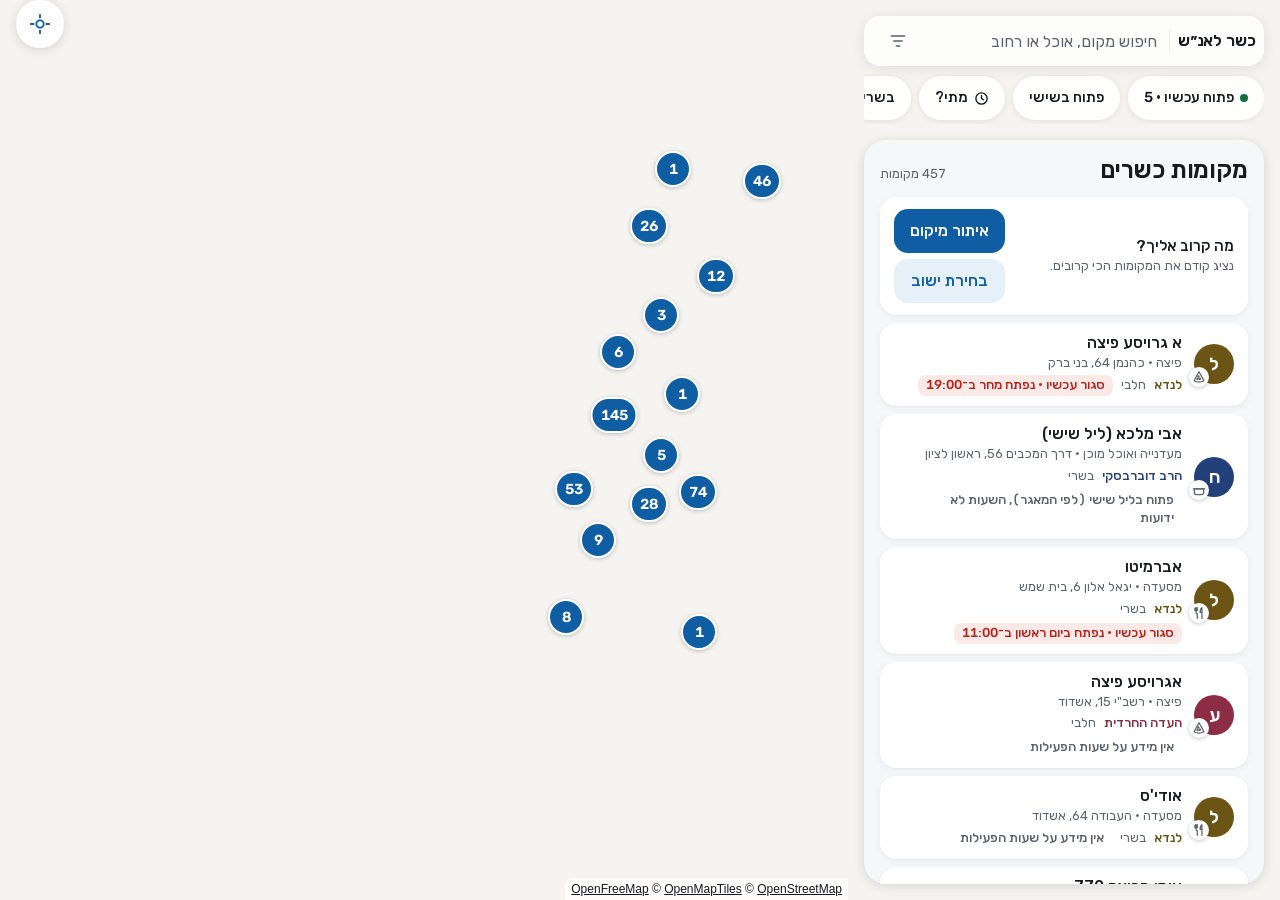
<file: index.html>
<!DOCTYPE html>
<html lang="he" dir="rtl">
<head>
<meta charset="utf-8">
<meta name="viewport" content="width=device-width,initial-scale=1,viewport-fit=cover">
<meta name="theme-color" content="#F6F7F9" media="(prefers-color-scheme: light)"><meta name="theme-color" content="#0F1114" media="(prefers-color-scheme: dark)">
<meta name="description" content="מסעדות כשרות לאנ״ש לידך: מה פתוח עכשיו, הכשרות כפי שבמאגר מסעדות לאנ״ש חב״ד, ומרחק. גם לתכנון יום שישי.">
<meta property="og:type" content="website"><meta property="og:locale" content="he_IL"><meta property="og:site_name" content="כשר לאנ״ש">
<meta property="og:title" content="כשר לאנ״ש – מסעדות כשרות לידך">
<meta property="og:description" content="מה פתוח עכשיו, הכשרות והמרחק. לפי מאגר מסעדות לאנ״ש חב״ד.">
<meta property="og:image" content="https://vermillion-mousse-138977.netlify.app/og.png"><meta property="og:image:width" content="1200"><meta property="og:image:height" content="630">
<meta name="twitter:card" content="summary_large_image"><link rel="manifest" href="/manifest.webmanifest" crossorigin="use-credentials"><link rel="apple-touch-icon" href="/icon-180.png"><link rel="icon" type="image/png" href="/icon-192.png"><meta name="mobile-web-app-capable" content="yes"><meta name="apple-mobile-web-app-capable" content="yes"><meta name="apple-mobile-web-app-title" content="כשר לאנ״ש">
<title>כשר לאנ״ש – מסעדות כשרות לידך</title>
<link rel="preload" href="/fonts/rubik.woff2" as="font" type="font/woff2" crossorigin>
<style>
/* Design system S1-7 – hybrid direction (Wolt base + Apple cleanliness), approved by the owner 26.11.
   Every colour, size, space, radius, shadow and duration is a token here; rules below use tokens only.
   Tekhelet (--brand) is for actions and the active state only. Contrast >= 4.5:1: scripts/contrast.py (CI). */
@font-face{font-family:"Rubik";src:url(/fonts/rubik.woff2) format("woff2");font-weight:400 600;font-style:normal;font-display:swap}
/* fallback with Rubik's metrics (S2-2): Arial scaled to Rubik's Hebrew width with Rubik's ascent/descent, so the swap
   to Rubik moves no text. Measured in Chrome on a Hebrew sample: Rubik 400 = 0.963 of Arial, Rubik 600 = 0.937 of
   Arial Bold; Rubik ascent 0.935, descent 0.25 of the em */
@font-face{font-family:"Rubik Fallback";src:local("Arial"),local("ArialMT"),local("Liberation Sans"),local("LiberationSans");font-weight:400 500;size-adjust:96.3%;ascent-override:97.1%;descent-override:26%;line-gap-override:0%}
@font-face{font-family:"Rubik Fallback";src:local("Arial Bold"),local("Arial-BoldMT"),local("Liberation Sans Bold"),local("LiberationSans-Bold");font-weight:600 700;size-adjust:93.7%;ascent-override:99.8%;descent-override:26.7%;line-gap-override:0%}
:root{
  color-scheme:light dark;
  /* type: Rubik, text 400/500, headings 600 */
  --font:"Rubik","Rubik Fallback",system-ui,-apple-system,"Segoe UI",Arial,sans-serif;
  --fw-text:400;--fw-med:500;--fw-head:600;
  --fs-xs:12px;--fs-sm:13px;--fs-md:14.5px;--fs-base:15px;--fs-input:16px;--fs-lg:18px;--fs-xl:24px;--fs-title2:22px;--fs-2xl:27px;--fs-mk:14px;--fs-mk-sel:19px;
  --lh:1.45;--lh-tight:1.2;--ls-title:-.005em;
  /* spacing (4px scale) */
  --s1:4px;--s2:8px;--s3:12px;--s4:16px;--s5:20px;--s6:24px;--s7:32px;--s8:40px;
  /* sizes: tap targets >= 44px */
  --tap:44px;--search-h:50px;--chip-h:44px;--btn-h:48px;--fab:48px;--act-h:58px;--kb:40px;--kb-big:48px;--kb-mini:20px;--act-pri-h:52px;--row-h:80px;--pad-card:14px;--peek:168px;--sheet-gap:64px;--desk-top:140px;--desk-attr:432px;--toast-top:128px;
  --mk:28px;--mk-sel:40px;--mk-dot:10px;--cl:36px;--grab-w:38px;--grab-h:5px;--panel-w:400px;
  /* radii */
  --r-xs:8px;--r-sm:12px;--r-md:14px;--r-lg:16px;--r-xl:22px;--r-pill:999px;
  /* motion: restrained */
  --dur-fast:120ms;--dur:200ms;--dur-sheet:250ms;--ease:cubic-bezier(.2,.8,.2,1);--press:.98;
  --blur:blur(20px) saturate(1.7);
  --sb:env(safe-area-inset-bottom,0px);--st:env(safe-area-inset-top,0px);

  /* colour by role – light */
  --bg:#F6F7F9;--surface:#FFFFFF;--surface-hover:#FAFBFC;--ink:#16191E;--sub:#5B626C;--line:rgba(20,30,45,.08);--line-strong:#B3BAC4;--hover:rgba(20,30,45,.04);
  --brand:#0F5EA3;--on-brand:#FFFFFF;--brand-tint:#E6F0F9;--focus:#0F5EA3;
  --open:#11703A;--open-bg:#E5F2EA;--soon:#A24E00;--soon-bg:#FBEEDF;--closed:#B3261E;--closed-bg:#FBE9E7;
  --warn-ink:#704300;--warn-bg:#FFF3D6;
  /* kashrut groups (letter + colour + text); names are read by the script (HCOL) */
  --chabad:#24407A;--eda:#8C2D45;--landa:#6B5414;--products:#4B5563;--on-k:#FFFFFF;
  /* glass over the map (solid fallback below when backdrop-filter is missing) */
  --glass:rgba(255,255,255,.80);--glass-chip:rgba(255,255,255,.86);--glass-float:rgba(255,255,255,.90);--glass-solid:#FFFFFF;
  --grabber:#C9CDD3;--scrim:rgba(10,14,20,.38);--toast-bg:rgba(22,25,30,.92);--toast-ink:#FFFFFF;
  --map-bg:#F5F4F0;--map-halo:#F8F7F3;--pin-ring:#FFFFFF;--me:#2B7CFF;--me-halo:rgba(43,124,255,.18);--attr-bg:rgba(255,255,255,.75);
  /* shadows: very soft */
  --sh-card:0 1px 2px rgba(20,30,45,.04),0 2px 10px rgba(20,30,45,.05);
  --sh-float:0 2px 12px rgba(20,30,45,.14);--sh-search:0 2px 14px rgba(20,30,45,.10);--sh-chip:0 1px 6px rgba(20,30,45,.10);
  --sh-sheet:0 -6px 28px rgba(20,30,45,.09);--sh-mk:0 1px 4px rgba(20,30,45,.25);--sh-mk-sel:0 3px 8px rgba(20,30,45,.30);
}
@media (prefers-color-scheme:dark){:root{
  --bg:#0F1114;--surface:#1B1E23;--surface-hover:#22262C;--ink:#F1F3F6;--sub:#A3AAB4;--line:rgba(255,255,255,.08);--line-strong:#5A626D;--hover:rgba(255,255,255,.05);
  --brand:#5BA6E8;--on-brand:#07182A;--brand-tint:#16293C;--focus:#7DBBF0;
  --open:#62D394;--open-bg:#173A27;--soon:#F6AE5E;--soon-bg:#3B2A14;--closed:#FF8F85;--closed-bg:#3F1D1B;
  --warn-ink:#F6D184;--warn-bg:#3A2E12;
  --chabad:#A9C1F2;--eda:#F2A9BA;--landa:#E6C873;--products:#B9C1CC;--on-k:#121418;
  --glass:rgba(36,40,46,.82);--glass-chip:rgba(36,40,46,.88);--glass-float:rgba(36,40,46,.92);--glass-solid:#24282E;
  --grabber:#4A4F57;--scrim:rgba(0,0,0,.55);--toast-bg:rgba(241,243,246,.94);--toast-ink:#16191E;
  --map-bg:#22252A;--map-halo:#1A1C20;--pin-ring:#1B1E23;--me:#5BA6E8;--me-halo:rgba(91,166,232,.22);--attr-bg:rgba(27,30,35,.8);
  --sh-card:none;--sh-float:0 2px 12px rgba(0,0,0,.5);--sh-search:0 2px 14px rgba(0,0,0,.45);--sh-chip:none;
  --sh-sheet:0 -6px 28px rgba(0,0,0,.5);--sh-mk:0 1px 4px rgba(0,0,0,.5);--sh-mk-sel:0 3px 8px rgba(0,0,0,.55);
}}
*{box-sizing:border-box;-webkit-tap-highlight-color:transparent}
html,body{margin:0;height:100%;overflow:hidden;background:var(--bg);color:var(--ink);font-family:var(--font);font-weight:var(--fw-text);font-size:var(--fs-input);line-height:var(--lh);-webkit-font-smoothing:antialiased;-webkit-text-size-adjust:100%}
button,input,select{font:inherit;color:inherit}
button{cursor:pointer;transition:transform var(--dur-fast),background-color var(--dur),color var(--dur)}
button:active{transform:scale(var(--press))}
:focus{outline:none}
:focus-visible{outline:3px solid var(--focus);outline-offset:2px}
[hidden]{display:none!important}
/* svg fallback map labels use the app font */
text{font-family:var(--font)!important}

/* ---------- map ---------- */
#map{position:fixed;inset:0;z-index:0;background:var(--map-bg)}
#svgmap{position:fixed;inset:0;width:100%;height:100%;z-index:0;background:var(--map-bg)}

/* ---------- top bar: translucent search + chips over the map ---------- */
.topbar{position:fixed;top:calc(var(--s3) + var(--st));right:var(--s3);left:var(--s3);z-index:30;display:flex;flex-direction:column;gap:var(--s2);pointer-events:none}
.topbar>*{pointer-events:auto}
.sbar{display:flex;align-items:center;gap:var(--s1);height:var(--search-h);background:var(--glass);border-radius:var(--r-lg);box-shadow:var(--sh-search);padding:0 var(--s1) 0 var(--s3);-webkit-backdrop-filter:var(--blur);backdrop-filter:var(--blur)}
.brandmark{margin:0;flex:0 0 auto;font-weight:var(--fw-head);font-size:var(--fs-input);color:var(--ink);padding:0 var(--s1);letter-spacing:var(--ls-title);white-space:nowrap}
.sbar .sep{width:1px;height:var(--s6);background:var(--line)}
.sbar input{flex:1;min-width:0;border:0;outline:0;background:transparent;height:100%;font-size:var(--fs-input);padding:0 var(--s2);color:var(--ink)}
.sbar input::placeholder{color:var(--sub);opacity:1}
.sbar:focus-within{box-shadow:0 0 0 2px var(--focus),var(--sh-search)}
.ibtn{flex:0 0 var(--tap);height:var(--tap);border:0;background:transparent;border-radius:var(--r-sm);display:grid;place-items:center;color:var(--sub);position:relative}
.ibtn:hover{background:var(--hover)}
.ibtn .badge{position:absolute;top:var(--s1);left:var(--s1);min-width:18px;height:18px;border-radius:var(--r-pill);background:var(--brand);color:var(--on-brand);font-size:var(--fs-xs);font-weight:var(--fw-head);display:none;place-items:center;padding:0 5px;font-variant-numeric:tabular-nums}
.ibtn .badge.on{display:grid}
.chips{display:flex;gap:var(--s2);overflow-x:auto;scrollbar-width:none;padding:2px var(--s3) var(--s1);margin:0 calc(-1 * var(--s3))}
.chips::-webkit-scrollbar{display:none}
.chip{flex:0 0 auto;height:var(--chip-h);padding:0 var(--s4);border-radius:var(--r-xl);border:0;background:var(--glass-chip);box-shadow:var(--sh-chip);font-size:var(--fs-md);font-weight:var(--fw-med);color:var(--ink);display:flex;align-items:center;gap:6px;white-space:nowrap;font-variant-numeric:tabular-nums;-webkit-backdrop-filter:var(--blur);backdrop-filter:var(--blur)}
.chip.on{background:var(--brand);color:var(--on-brand)}
.chip .d{width:var(--s2);height:var(--s2);border-radius:50%;background:var(--open)}
.chip.on .d{background:currentColor}
.offl{padding:var(--s2) var(--s3);border-radius:var(--r-sm);background:var(--warn-bg);color:var(--warn-ink);font-size:var(--fs-sm);font-weight:var(--fw-med);text-align:center;box-shadow:var(--sh-float)}

/* ---------- floating map button ---------- */
.fab{position:fixed;z-index:20;left:var(--s3);width:var(--fab);height:var(--fab);border-radius:50%;border:0;background:var(--glass-float);box-shadow:var(--sh-float);display:grid;place-items:center;color:var(--brand);transition:bottom var(--dur-sheet) var(--ease);-webkit-backdrop-filter:var(--blur);backdrop-filter:var(--blur)}
@supports not ((backdrop-filter:blur(1px)) or (-webkit-backdrop-filter:blur(1px))){.sbar,.chip:not(.on),.fab{background:var(--glass-solid)}}

/* ---------- sheet ---------- */
.sheet{position:fixed;left:0;right:0;bottom:0;z-index:25;height:calc(100% - var(--sheet-gap) - var(--st));background:var(--bg);border-radius:var(--r-xl) var(--r-xl) 0 0;box-shadow:var(--sh-sheet);display:flex;flex-direction:column;transform:translateY(calc(100% - var(--peek)));transition:transform var(--dur-sheet) var(--ease);will-change:transform;touch-action:none}
.sheet.drag{transition:none}
.shead{flex:0 0 auto;padding:var(--s2) var(--s4) var(--s2);cursor:grab}
.grab{width:var(--grab-w);height:var(--grab-h);border-radius:3px;background:var(--grabber);margin:0 auto var(--s3)}
.stitle{display:flex;align-items:baseline;justify-content:space-between;gap:var(--s3)}
.stitle h2{margin:0;font-size:var(--fs-xl);font-weight:var(--fw-head);line-height:var(--lh-tight);letter-spacing:var(--ls-title)}
.stitle span{font-size:var(--fs-sm);color:var(--sub);font-variant-numeric:tabular-nums;white-space:nowrap}
.sbody{flex:1;overflow-y:auto;overscroll-behavior:contain;touch-action:pan-y;padding:0 var(--s4) calc(var(--s4) + var(--sb))}
.sec-h{font-size:var(--fs-lg);font-weight:var(--fw-head);color:var(--ink);padding:var(--s4) 2px var(--s2)}

/* place row: white rounded card, no lines, ~80px: name / address / kashrut · status label */
.item{display:flex;gap:var(--s3);align-items:center;width:100%;min-height:var(--row-h);text-align:right;border:0;background:var(--surface);border-radius:var(--r-lg);box-shadow:var(--sh-card);padding:10px var(--pad-card);margin-bottom:var(--s2);color:var(--ink)}
.item:hover{background:var(--surface-hover)}
/* kashrut badge: the letter is the badge, the food icon a small white tag on it */
.item .pinx{flex:0 0 var(--kb);height:var(--kb);border-radius:50%;display:grid;place-items:center;color:var(--on-k);position:relative;align-self:center}
.pinx svg{position:absolute;bottom:-3px;left:-5px;width:var(--kb-mini);height:var(--kb-mini);padding:3px;border-radius:50%;background:var(--surface);color:var(--sub);box-shadow:var(--sh-mk);stroke-width:2.2}
.pinx i{font:var(--fw-head) var(--fs-lg)/1 var(--font);font-style:normal}
.item .bd{flex:1;min-width:0;display:flex;flex-direction:column;gap:1px}
.item .nm{font-size:var(--fs-input);font-weight:var(--fw-med);line-height:1.25;white-space:nowrap;overflow:hidden;text-overflow:ellipsis}
.item .l2{font-size:var(--fs-sm);color:var(--sub);line-height:1.35;white-space:nowrap;overflow:hidden;text-overflow:ellipsis}
.item .l3{display:flex;flex-wrap:wrap;gap:var(--s1) var(--s2);font-size:var(--fs-sm);margin-top:3px;align-items:center;color:var(--sub)}
.item .kh{font-weight:var(--fw-med);max-width:100%;overflow-wrap:anywhere} /* rule 5: kashrut in full, wraps to a second line */
.item .l3 [class^="st-"]{display:inline-block;padding:1px var(--s2);border-radius:var(--r-xs);font-weight:var(--fw-med)}
.item .ds{flex:0 0 auto;align-self:flex-start;font-size:var(--fs-sm);font-weight:var(--fw-med);color:var(--sub);text-align:left;margin-top:2px;font-variant-numeric:tabular-nums}
.item .src{color:var(--warn-ink);font-weight:var(--fw-med);margin-top:3px}
/* status: text colour + quiet label background */
.st-y{color:var(--open);background:var(--open-bg)}.st-s{color:var(--soon);background:var(--soon-bg)}.st-n{color:var(--closed);background:var(--closed-bg)}
.st-u{color:var(--sub);font-weight:var(--fw-med)}.st-x{color:var(--closed);background:var(--closed-bg);text-decoration:line-through}
[class^="st-"]{font-variant-numeric:tabular-nums}
.k-chabad{color:var(--chabad)}.k-eda{color:var(--eda)}.k-landa{color:var(--landa)}.k-products{color:var(--products)}
.b-chabad{background:var(--chabad)}.b-eda{background:var(--eda)}.b-landa{background:var(--landa)}
.b-products{background:var(--surface);color:var(--products)!important;box-shadow:inset 0 0 0 2px var(--products)}
.more{display:flex;align-items:center;justify-content:center;width:100%;margin:var(--s1) 0 var(--s2);min-height:var(--tap);padding:0 var(--s4);border-radius:var(--r-md);border:0;background:var(--surface);box-shadow:var(--sh-card);font-weight:var(--fw-med);font-size:var(--fs-md);color:var(--brand)}
.empty{display:flex;flex-direction:column;align-items:center;gap:6px;padding:var(--s7) var(--s6);text-align:center;color:var(--sub);line-height:1.5}
.empty b{display:block;color:var(--ink);font-size:var(--fs-input);font-weight:var(--fw-med)}
.empty .btn{margin-top:var(--s2)}
/* "what's near you": calm card, quiet tinted town button */
.cta{display:flex;gap:var(--s3);align-items:center;margin:var(--s1) 0 var(--s2);padding:var(--s3) var(--pad-card);border-radius:var(--r-lg);background:var(--surface);box-shadow:var(--sh-card)}
.cta p{margin:0;flex:1;font-size:var(--fs-sm);color:var(--sub);line-height:1.45}
.cta p b{display:block;color:var(--ink);font-size:var(--fs-base);font-weight:var(--fw-med)}
.btn{min-height:var(--tap);height:var(--tap);padding:0 var(--s4);border-radius:var(--r-md);border:0;font-weight:var(--fw-med);white-space:nowrap;display:inline-flex;align-items:center;justify-content:center;gap:6px}
.btn.pri{background:var(--brand);color:var(--on-brand)}
.btn.ghost{background:var(--brand-tint);color:var(--brand)}
.note{margin:var(--s1) 2px var(--s2);color:var(--sub);font-size:var(--fs-sm);line-height:1.5}
.shab{margin:var(--s1) 0 var(--s2);padding:10px var(--s3);border-radius:var(--r-lg);background:var(--surface);box-shadow:var(--sh-card);color:var(--ink);font-size:var(--fs-md);font-weight:var(--fw-med);line-height:1.45;font-variant-numeric:tabular-nums}
.instc{margin:var(--s1) 0 var(--s2);padding:var(--s3) var(--pad-card);border-radius:var(--r-lg);background:var(--surface);box-shadow:var(--sh-card);display:flex;gap:var(--s2);align-items:center}
.instc p{flex:1;margin:0;font-size:var(--fs-sm);color:var(--sub);line-height:1.45}.instc p b{color:var(--ink);font-weight:var(--fw-med);font-size:var(--fs-base)}
.recent{display:flex;gap:var(--s2);overflow-x:auto;scrollbar-width:none;padding:0 0 var(--s2);margin:0 calc(-1 * var(--s4));padding-inline:var(--s4)}
.recent::-webkit-scrollbar{display:none}
.recent button{flex:0 0 auto;min-height:var(--tap);padding:0 var(--s4);border:0;border-radius:var(--r-xl);background:var(--surface);box-shadow:var(--sh-card);font-weight:var(--fw-med);font-size:var(--fs-md);color:var(--ink)}
.foot{padding:var(--s5) 2px var(--s1);font-size:var(--fs-xs);color:var(--sub);line-height:1.6}
.foot a{color:var(--brand);display:inline-flex;align-items:center;min-height:var(--tap);vertical-align:middle}

/* ---------- place card: calm large title, small grey metadata, white groups ---------- */
.det{padding:0}
.det .back{display:inline-flex;align-items:center;gap:var(--s1);border:0;background:transparent;color:var(--brand);font-weight:var(--fw-med);padding:0 var(--s2);margin-inline-start:calc(-1 * var(--s2));height:var(--tap);border-radius:var(--r-md)}
.det .hd{display:flex;align-items:flex-start;gap:var(--s2);margin-top:var(--s2)}
.det h3{flex:1;margin:0;font-size:var(--fs-2xl);font-weight:var(--fw-head);line-height:1.15;letter-spacing:var(--ls-title);text-wrap:balance}
.fav{flex:0 0 var(--tap);height:var(--tap);border:0;background:transparent;color:var(--brand);display:grid;place-items:center;border-radius:50%;margin-top:-6px}
.det .addr{color:var(--sub);font-size:var(--fs-base);margin-top:var(--s1)}
.det .row{display:flex;gap:var(--s1) var(--s3);flex-wrap:wrap;margin-top:var(--s3);font-size:var(--fs-sm);color:var(--sub);align-items:center}
.det .row [class^="st-"]{flex-basis:auto;padding:5px var(--s3);border-radius:10px;font-size:var(--fs-base);font-weight:var(--fw-med)}
.det .row .st-u{padding:0}
.acts{display:grid;grid-template-columns:repeat(3,1fr);gap:var(--s2);margin:var(--s4) 0}
.acts a,.acts button{min-height:var(--act-h);padding:var(--s2) var(--s1);border-radius:var(--r-md);border:0;background:var(--surface);box-shadow:var(--sh-card);display:flex;flex-direction:column;align-items:center;justify-content:center;gap:var(--s1);color:var(--brand);text-decoration:none;font-size:var(--fs-sm);font-weight:var(--fw-med)}
.acts a.pri{grid-column:1/-1;flex-direction:row;gap:var(--s2);min-height:var(--act-pri-h);background:var(--brand);color:var(--on-brand);font-size:var(--fs-input);box-shadow:none}
.acts .off{color:var(--sub);opacity:.6;pointer-events:none;box-shadow:none;background:transparent}
.acts small{display:block;font-size:var(--fs-xs);font-weight:var(--fw-text);direction:ltr;white-space:nowrap;color:var(--sub);font-variant-numeric:tabular-nums}.acts a span{text-align:center}
.kbox{display:flex;gap:var(--s3);align-items:center;padding:var(--pad-card);border-radius:var(--r-lg);background:var(--surface);box-shadow:var(--sh-card)}
.kbox .ks{flex:0 0 var(--kb-big);height:var(--kb-big);border-radius:50%;display:grid;place-items:center;color:var(--on-k);font:var(--fw-head) var(--fs-lg)/1 var(--font)}
.kbox .kt{font-size:var(--fs-sm);color:var(--sub);font-weight:var(--fw-med)}
.kbox .kn{font-size:var(--fs-input);font-weight:var(--fw-med);line-height:1.35}
.ksrc{font-size:var(--fs-xs);color:var(--sub);margin-top:var(--s1);line-height:1.45}
.dl{margin-top:10px;padding:var(--pad-card);border-radius:var(--r-lg);background:var(--surface);box-shadow:var(--sh-card)}
.dl h4{margin:0 0 var(--s2);font-size:var(--fs-sm);color:var(--sub);font-weight:var(--fw-head)}
.hrs{display:grid;grid-template-columns:auto 1fr;gap:6px var(--s4);font-size:var(--fs-base);font-variant-numeric:tabular-nums}
.hrs span:nth-child(odd){color:var(--sub)}
.hrs .t{font-weight:var(--fw-med);color:var(--ink)!important}
.hrs bdi{unicode-bidi:isolate;direction:ltr;text-align:right}
.src{font-size:var(--fs-xs);color:var(--sub);margin-top:var(--s2);line-height:1.5}
.src .stale{color:var(--warn-ink);font-weight:var(--fw-med)}
.dl .src .stale:only-child{display:block;padding:var(--s2) var(--s3);border-radius:var(--r-sm);background:var(--warn-bg)}
.warn{font-size:var(--fs-sm);color:var(--sub);margin:var(--s4) 2px var(--s2);line-height:1.5}

/* ---------- dialogs (filter, when, town) ---------- */
.scrim{position:fixed;inset:0;background:var(--scrim);z-index:40;opacity:0;pointer-events:none;transition:opacity var(--dur)}
.scrim.on{opacity:1;pointer-events:auto}
.dlg{position:fixed;z-index:50;left:0;right:0;bottom:0;max-height:88%;overflow:auto;background:var(--bg);border-radius:var(--r-xl) var(--r-xl) 0 0;box-shadow:var(--sh-sheet);padding:var(--s2) var(--s4) calc(var(--s4) + var(--sb));scroll-padding-bottom:90px;transform:translateY(calc(100% + var(--s8)));transition:transform var(--dur-sheet) var(--ease)}
.dlg::before{content:"";display:block;width:var(--grab-w);height:var(--grab-h);border-radius:3px;background:var(--grabber);margin:var(--s1) auto var(--s3)}
.dlg.on{transform:none}
.dlg h3{margin:var(--s1) 0 0;font-size:var(--fs-title2);font-weight:var(--fw-head);letter-spacing:var(--ls-title)}
.fg{margin-top:var(--s5)}
.fg h4{margin:0 0 var(--s2);font-size:var(--fs-sm);font-weight:var(--fw-head);color:var(--sub)}
.opts{display:flex;flex-wrap:wrap;gap:var(--s2)}
.opt{min-height:var(--tap);padding:0 var(--s4);border-radius:var(--r-xl);border:0;background:var(--surface);box-shadow:var(--sh-card);font-size:var(--fs-md);font-weight:var(--fw-med);display:flex;align-items:center;gap:var(--s2);color:var(--ink)}
.opt.on{background:var(--brand);color:var(--on-brand);box-shadow:none}
.opt .d{width:10px;height:10px;border-radius:50%}
.opt.on .d{box-shadow:0 0 0 2px var(--on-brand)}
.sel{width:100%;height:var(--btn-h);border:0;border-radius:var(--r-md);padding:0 var(--s3);background:var(--surface);box-shadow:var(--sh-card);font-size:var(--fs-input);color:var(--ink)}
.fg:last-of-type{margin-bottom:var(--s2)}
.dbar{position:sticky;bottom:calc(-1 * var(--s4) - var(--sb));display:flex;gap:var(--s2);background:var(--bg);padding:14px 0 6px;margin-top:var(--s4)}
.dbar .btn{flex:1;height:var(--btn-h);font-size:var(--fs-base)}
.dbar .btn.ghost{flex:0 0 auto;padding:0 var(--s5)}

.toast{position:fixed;z-index:60;top:calc(var(--toast-top) + var(--st));left:50%;transform:translate(-50%,-8px);background:var(--toast-bg);color:var(--toast-ink);padding:11px 18px;border-radius:var(--r-lg);font-size:var(--fs-sm);font-weight:var(--fw-med);box-shadow:var(--sh-float);opacity:0;transition:opacity var(--dur),transform var(--dur);pointer-events:none;max-width:90%}
.toast.on{opacity:1;transform:translate(-50%,0)}

/* ---------- maplibre essentials (full css also loaded) ---------- */
.maplibregl-map{overflow:hidden;position:relative;direction:ltr;font-family:var(--font)}
.maplibregl-canvas{position:absolute;left:0;top:0}
.maplibregl-marker{position:absolute;top:0;left:0;will-change:transform}
.maplibregl-ctrl-bottom-right{position:absolute;right:0;bottom:calc(var(--peek) + var(--s1));z-index:2}
.attr{position:absolute;right:0;bottom:calc(var(--peek) + var(--s1));z-index:2;direction:ltr;font-size:var(--fs-xs);background:var(--attr-bg);padding:1px 6px;border-radius:var(--r-xs) 0 0 0;color:var(--ink)}.attr a{color:inherit}
/* markers: a circle with the kashrut letter, a status dot when open, faded otherwise; selected = larger pin */
.mkw{cursor:pointer;position:relative;padding:var(--s2)}
.mkw.top{z-index:5}
.mk{position:relative;width:var(--mk);height:var(--mk);border-radius:50%;border:2px solid var(--pin-ring);box-shadow:var(--sh-mk);display:grid;place-items:center;color:var(--on-k);font:var(--fw-head) var(--fs-mk)/1 var(--font);transition:transform var(--dur-fast)}
.mk:not(.op):not(.sel){opacity:.6}
.mk.op::after{content:"";position:absolute;top:-3px;left:-3px;width:var(--mk-dot);height:var(--mk-dot);border-radius:50%;background:var(--open);border:2px solid var(--pin-ring)}
.mk[style*="--products"]{background:var(--surface)!important;color:var(--products);box-shadow:inset 0 0 0 2px var(--products),var(--sh-mk)}
.mk.ap{background:var(--surface)!important;border:2px dashed currentColor}
.mk.sel{width:var(--mk-sel);height:var(--mk-sel);border-width:3px;font-size:var(--fs-mk-sel);box-shadow:var(--sh-mk-sel);transform:translateY(-24px)}
.mk.sel::before{content:"";position:absolute;left:50%;bottom:-11px;width:12px;height:12px;background:inherit;border:solid var(--pin-ring);border-width:0 3px 3px 0;transform:translateX(-50%) rotate(45deg);z-index:-1}
.mk.sel.ap::before{background:var(--surface);border-color:currentColor;border-style:dashed}
.mkl{position:absolute;top:50%;left:calc(100% - 2px);transform:translateY(-50%);padding:0 2px;font:var(--fw-head) var(--fs-sm)/1.3 var(--font);white-space:nowrap;color:var(--ink);text-shadow:0 0 3px var(--map-halo),0 0 3px var(--map-halo),0 0 3px var(--map-halo)}
.mkw.top .mkl{top:calc(50% + var(--s1));left:50%;transform:translateX(-50%)}
.cl{min-width:var(--cl);height:var(--cl);border-radius:var(--r-pill);background:var(--brand);color:var(--on-brand);display:grid;place-items:center;font:var(--fw-head) var(--fs-md)/1 var(--font);font-variant-numeric:tabular-nums;border:2px solid var(--pin-ring);box-shadow:var(--sh-mk);padding:0 var(--s2)}
.me{width:18px;height:18px;border-radius:50%;background:var(--me);border:3px solid var(--pin-ring);box-shadow:0 0 0 var(--s2) var(--me-halo),var(--sh-mk)}

/* ---------- desktop: side panel ---------- */
@media (min-width:900px){
  .topbar{right:var(--s4);left:auto;width:var(--panel-w);top:var(--s4)}
  .chips{margin:0;padding-inline:0}
  .sheet{right:var(--s4);left:auto;width:var(--panel-w);top:var(--desk-top);bottom:var(--s4);height:auto;border-radius:var(--r-xl);transform:none!important;box-shadow:var(--sh-float)}
  .shead{cursor:default;padding-top:var(--s4)}.grab{display:none}
  .fab{left:var(--s4)}
  .dlg{left:auto;right:var(--s4);width:var(--panel-w);bottom:var(--s4);border-radius:var(--r-xl)}
  .dlg::before{display:none}
  .toast{top:auto;bottom:var(--s6)}
  .attr,.maplibregl-ctrl-bottom-right{bottom:0;right:var(--desk-attr)}
}
/* narrow phones (360px): the search field gets the side padding back so the whole placeholder fits (QA2-8) */
@media (max-width:380px){.sbar input{padding:0 var(--s1)}.sbar input::placeholder{font-size:.92em}}
@media (max-width:330px){.brandmark,.sbar .sep{display:none}.cta{flex-direction:column;align-items:stretch}.cta .btn{white-space:normal;height:auto;min-height:var(--tap)}.acts{grid-template-columns:repeat(2,1fr)}}
.report-slot{display:none} /* reserved: "report a mistake" button, deferred by decision */
@media (prefers-reduced-motion:reduce){*,*::before,*::after{scroll-behavior:auto!important;transition:none!important;animation:none!important}button:active{transform:none}}
</style>
</head>
<body>
<div id="map"></div>
<svg id="svgmap" hidden></svg>

<div class="topbar">
  <div id="offl" class="offl" role="status" hidden></div>
  <div class="sbar" role="search">
    <h1 class="brandmark">כשר לאנ״ש</h1>
    <span class="sep"></span>
    <input id="q" type="search" placeholder="חיפוש מקום, אוכל או רחוב" autocomplete="off" enterkeyhint="search" aria-label="חיפוש">
    <button class="ibtn" id="fBtn" aria-label="סינון"><svg width="20" height="20" viewBox="0 0 24 24" fill="none" stroke="currentColor" stroke-width="2" stroke-linecap="round"><path d="M4 6h16M7 12h10M10 18h4"/></svg><span class="badge" id="fN"></span></button>
  </div>
  <div class="chips" id="chips">
    <button class="chip" id="cOpen" aria-pressed="false"><span class="d"></span><span id="cOpenT">פתוח עכשיו</span></button>
    <button class="chip" id="cFri" aria-pressed="false" hidden>פתוח בשישי</button>
    <button class="chip" id="cWhen" aria-haspopup="dialog"><svg width="15" height="15" viewBox="0 0 24 24" fill="none" stroke="currentColor" stroke-width="2.2" stroke-linecap="round" aria-hidden="true"><circle cx="12" cy="12" r="9"/><path d="M12 7v5l3 2"/></svg><span id="cWhenT">מתי?</span></button>
    <button class="chip" data-t="בשרי">בשרי</button>
    <button class="chip" data-t="חלבי">חלבי</button>
    <button class="chip" data-t="פרווה">פרווה</button>
    <button class="chip" data-f="פיצה">פיצה</button>
    <button class="chip" data-f="מאפייה וקונדיטוריה">מאפיות</button>
    <button class="chip" data-f="פלאפל ושווארמה">פלאפל ושווארמה</button>
    <button class="chip" data-f="המבורגר וגריל">בשרים וגריל</button>
    <button class="chip" data-f="מסעדה">מסעדות</button>
  </div>
</div>

<button class="fab" id="meBtn" aria-label="המיקום שלי"><svg width="22" height="22" viewBox="0 0 24 24" fill="none" stroke="currentColor" stroke-width="2" stroke-linecap="round"><circle cx="12" cy="12" r="4"/><path d="M12 2v3M12 19v3M2 12h3M19 12h3"/></svg></button>

<section class="sheet" id="sheet" role="main" aria-label="תוצאות">
  <div class="shead" id="shead"><div class="grab"></div><div class="stitle"><h2 id="sTitle" tabindex="-1">מקומות כשרים</h2><span id="sSub" aria-live="polite"></span></div></div>
  <div class="sbody" id="sbody"></div>
</section>

<div class="scrim" id="scrim"></div>
<div class="dlg" id="dlg" role="dialog" aria-modal="true" aria-labelledby="dlgT" inert></div>
<div class="toast" id="toast" role="status"></div>

<script>
const PLACES = [{"n":"מסעדת כמיסה","s":"פארק תעשייה דלתון","c":"דלתון","r":"צפון","k":"מסעדה","t":["בשרי"],"tt":"בשרי","h":"העדה החרדית","hc":"eda","p":"","f":"מסעדה","fri":false,"g":{"loc":{"lat":33.028978,"lng":35.477659},"prec":"poi","phone":"054-588-4014","periods":[[0,13,0,0,22,0],[1,13,0,1,22,0],[2,13,0,2,22,0],[3,13,0,3,22,0],[4,13,0,4,22,0]],"week":["יום שני: 13:00–22:00","יום שלישי: 13:00–22:00","יום רביעי: 13:00–22:00","יום חמישי: 13:00–22:00","יום שישי: סגור","יום שבת: סגור","יום ראשון: 13:00–22:00"],"chk":"2026-11"},"u":"565847f"},{"n":"בית האופים","s":"ארלוזורוב 10","c":"חיפה","r":"צפון","k":"מסעדה","t":["פרווה"],"tt":"פרווה","h":"לנדא","hc":"landa","p":"","f":"מאפייה וקונדיטוריה","fri":false,"g":{"loc":{"lat":32.806146,"lng":35.000634},"prec":"poi","phone":"052-710-8325","periods":[[0,7,0,1,0,0],[1,7,0,2,0,0],[2,7,0,3,0,0],[3,7,0,4,0,0],[4,7,0,5,0,0],[5,7,0,5,17,0]],"week":["יום שני: 7:00–0:00","יום שלישי: 7:00–0:00","יום רביעי: 7:00–0:00","יום חמישי: 7:00–0:00","יום שישי: 7:00–17:00","יום שבת: סגור","יום ראשון: 7:00–0:00"],"chk":"2026-11"},"u":"c9fd07f"},{"n":"מטעמים","s":"מיכאל 7","c":"חיפה","r":"צפון","k":"מסעדה","t":["פרווה"],"tt":"פרווה","h":"לנדא","hc":"landa","p":"","f":"מעדנייה ואוכל מוכן","fri":false,"g":{"loc":{"lat":32.805713,"lng":35.001388},"prec":"poi","phone":"077-460-4684","periods":[[0,7,0,0,22,0],[1,7,0,1,22,0],[2,7,0,2,22,0],[3,7,0,3,22,0],[4,7,0,4,23,30],[5,0,0,5,14,0]],"week":["יום שני: 7:00–22:00","יום שלישי: 7:00–22:00","יום רביעי: 7:00–22:00","יום חמישי: 7:00–23:30","יום שישי: 0:00–14:00","יום שבת: סגור","יום ראשון: 7:00–22:00"],"chk":"2026-11"},"u":"946fa84"},{"n":"מאפיית אריאל","s":"סירקין 36","c":"חיפה","r":"צפון","k":"מסעדה","t":["פרווה"],"tt":"פרווה","h":"העדה החרדית","hc":"eda","p":"","f":"מאפייה וקונדיטוריה","fri":false,"g":{"loc":{"lat":32.808611,"lng":35.001978},"prec":"poi","phone":"04-862-0307","periods":[[0,6,0,0,19,0],[1,6,0,1,19,0],[2,6,0,2,19,0],[3,6,0,3,19,0],[4,6,0,4,19,0],[5,6,0,5,16,0]],"week":["יום שני: 6:00–19:00","יום שלישי: 6:00–19:00","יום רביעי: 6:00–19:00","יום חמישי: 6:00–19:00","יום שישי: 6:00–16:00","יום שבת: סגור","יום ראשון: 6:00–19:00"],"chk":"2026-11"},"u":"62c5987"},{"n":"מאפיית אריאל","s":"חניתה 26","c":"חיפה","r":"צפון","k":"מסעדה","t":["פרווה"],"tt":"פרווה","h":"העדה החרדית","hc":"eda","p":"","f":"מאפייה וקונדיטוריה","fri":false,"g":{"loc":{"lat":32.793308,"lng":35.011209},"prec":"poi","phone":"04-812-3335","periods":[[0,5,0,0,21,0],[1,6,0,1,21,0],[2,5,0,2,21,0],[3,5,0,3,21,0],[4,5,0,4,21,0],[5,5,0,5,15,30]],"week":["יום שני: 6:00–21:00","יום שלישי: 5:00–21:00","יום רביעי: 5:00–21:00","יום חמישי: 5:00–21:00","יום שישי: 5:00–15:30","יום שבת: סגור","יום ראשון: 5:00–21:00"],"chk":"2026-11"},"u":"7960384"},{"n":"מאפיית אריאל","s":"חלוצי התעשייה 126","c":"חיפה","r":"צפון","k":"מסעדה","t":["פרווה"],"tt":"פרווה","h":"העדה החרדית","hc":"eda","p":"","f":"מאפייה וקונדיטוריה","fri":false,"g":{"loc":{"lat":32.82312,"lng":35.048275},"prec":"poi","closed":"סגור לצמיתות","phone":"04-840-4383","chk":"2026-11"},"u":"dd3356c"},{"n":"מאפיית ברכת משה","s":"טרומפלדור 1","c":"חיפה","r":"צפון","k":"מסעדה","t":["פרווה"],"tt":"פרווה","h":"העדה החרדית","hc":"eda","p":"","f":"מאפייה וקונדיטוריה","fri":false,"g":{"loc":{"lat":32.786781,"lng":35.020715},"prec":"poi","phone":"04-853-9906","periods":[[0,3,0,1,0,0],[1,3,0,2,0,0],[2,3,0,3,0,0],[3,3,0,4,0,0],[4,3,0,5,0,0],[5,3,0,5,15,0],[6,18,45,0,0,0]],"week":["יום שני: 3:00–0:00","יום שלישי: 3:00–0:00","יום רביעי: 3:00–0:00","יום חמישי: 3:00–0:00","יום שישי: 3:00–15:00","יום שבת: 18:45–0:00","יום ראשון: 3:00–0:00"],"chk":"2026-11"},"u":"29e0130"},{"n":"פיצה סטורי","s":"חניתה 40 א","c":"חיפה","r":"צפון","k":"מסעדה","t":["חלבי"],"tt":"חלבי","h":"לנדא","hc":"landa","p":"","f":"פיצה","fri":false,"g":{"loc":{"lat":32.792427,"lng":35.012079},"prec":"poi","phone":"1-700-558-584","periods":[[0,11,0,0,23,0],[1,11,0,1,23,0],[2,11,0,2,23,0],[3,11,0,3,23,0],[4,11,0,4,23,0],[5,11,0,5,15,0],[6,19,0,6,23,0]],"week":["יום שני: 11:00–23:00","יום שלישי: 11:00–23:00","יום רביעי: 11:00–23:00","יום חמישי: 11:00–23:00","יום שישי: 11:00–15:00","יום שבת: 19:00–23:00","יום ראשון: 11:00–23:00"],"chk":"2026-11"},"u":"1691691"},{"n":"פיצה שמש","s":"גאולה 31","c":"חיפה","r":"צפון","k":"מסעדה","t":["חלבי"],"tt":"חלבי","h":"העדה החרדית","hc":"eda","p":"","f":"פיצה","fri":false,"g":{"loc":{"lat":32.802447,"lng":35.000793},"prec":"poi","phone":"04-611-6565","periods":[[0,11,0,0,23,0],[1,11,0,1,23,0],[2,11,0,2,23,0],[3,11,0,3,23,0],[4,11,0,4,23,0],[5,11,0,5,15,30],[6,21,0,0,0,0]],"week":["יום שני: 11:00–23:00","יום שלישי: 11:00–23:00","יום רביעי: 11:00–23:00","יום חמישי: 11:00–23:00","יום שישי: 11:00–15:30","יום שבת: 21:00–0:00","יום ראשון: 11:00–23:00"],"chk":"2026-11"},"u":"ece66ee"},{"n":"פיצה פלוס","s":"בר כוכבא 7","c":"חיפה","r":"צפון","k":"מסעדה","t":["חלבי"],"tt":"חלבי","h":"העדה החרדית","hc":"eda","p":"","f":"פיצה","fri":false,"g":{"loc":{"lat":32.80362,"lng":35.002627},"prec":"poi","phone":"053-412-3250","periods":[[0,13,0,0,22,30],[1,13,0,1,22,30],[2,13,0,2,22,30],[3,13,0,3,22,30],[4,13,0,4,22,30],[6,22,0,6,23,30]],"week":["יום שני: 13:00–22:30","יום שלישי: 13:00–22:30","יום רביעי: 13:00–22:30","יום חמישי: 13:00–22:30","יום שישי: סגור","יום שבת: 22:00–23:30","יום ראשון: 13:00–22:30"],"chk":"2026-11"},"u":"c68b44c"},{"n":"מטעמים","s":"מיכאל 7","c":"חיפה","r":"צפון","k":"מסעדה","t":["בשרי"],"tt":"בשרי","h":"לנדא","hc":"landa","p":"","f":"מעדנייה ואוכל מוכן","fri":false,"g":{"loc":{"lat":32.805713,"lng":35.001388},"prec":"poi","phone":"077-460-4684","periods":[[0,7,0,0,22,0],[1,7,0,1,22,0],[2,7,0,2,22,0],[3,7,0,3,22,0],[4,7,0,4,23,30],[5,0,0,5,14,0]],"week":["יום שני: 7:00–22:00","יום שלישי: 7:00–22:00","יום רביעי: 7:00–22:00","יום חמישי: 7:00–23:30","יום שישי: 0:00–14:00","יום שבת: סגור","יום ראשון: 7:00–22:00"],"chk":"2026-11"},"u":"2009c5f"},{"n":"פלאפל ירושלמי","s":"בר כוכבא 10","c":"חיפה","r":"צפון","k":"מסעדה","t":["בשרי","פרווה"],"tt":"פרווה / בשרי","h":"בד\"ץ הרבנים (מוצרים - העדה החרדית ולנדא, בשרים - לנדא)","hc":"products","p":"","f":"פלאפל ושווארמה","fri":false,"g":{"loc":{"lat":32.804896,"lng":35.001741},"prec":"poi","closed":"סגור לצמיתות","phone":"077-541-7822","chk":"2026-11"},"u":"9aa787a"},{"n":"פלאפל ירושלמי","s":"הרצל 62","c":"חיפה","r":"צפון","k":"מסעדה","t":["בשרי","פרווה"],"tt":"פרווה / בשרי","h":"בד\"ץ הרבנים (מוצרים - העדה החרדית ולנדא, בשרים - לנדא)","hc":"products","p":"","f":"פלאפל ושווארמה","fri":false,"g":{"loc":{"lat":32.806233,"lng":35.002075},"prec":"poi","phone":"04-862-7015","periods":[[0,10,0,0,21,0],[1,10,0,1,21,0],[2,10,0,2,21,0],[3,10,0,3,21,0],[4,10,0,4,21,0]],"week":["יום שני: 10:00–21:00","יום שלישי: 10:00–21:00","יום רביעי: 10:00–21:00","יום חמישי: 10:00–21:00","יום שישי: סגור","יום שבת: סגור","יום ראשון: 10:00–21:00"],"chk":"2026-11"},"u":"5796ccd"},{"n":"פיינע זאכן","s":"הרב הרצוג 3","c":"חיפה","r":"צפון","k":"מסעדה","t":["בשרי"],"tt":"בשרי","h":"העדה החרדית","hc":"eda","p":"","f":"מסעדה","fri":false,"g":{"loc":{"lat":32.804565,"lng":35.001247},"prec":"poi","closed":"סגור לצמיתות","phone":"052-766-2180","chk":"2026-11"},"u":"90a69d2"},{"n":"הצ'ולנטיאדה","s":"הנגב 27","c":"חיפה","r":"צפון","k":"מסעדה","t":["בשרי"],"tt":"בשרי","h":"בד\"ץ הרבנים (מוצרים העדה החרדית ולנדא)","hc":"products","p":"","f":"מעדנייה ואוכל מוכן","fri":false,"g":{"loc":{"lat":32.801712,"lng":35.000884},"prec":"poi","phone":"052-769-0966","periods":[[4,19,0,5,2,0]],"week":["יום שני: סגור","יום שלישי: סגור","יום רביעי: סגור","יום חמישי: 19:00–2:00","יום שישי: סגור","יום שבת: סגור","יום ראשון: סגור"],"chk":"2026-11"},"u":"32c8ccb"},{"n":"יהללו","s":"הרצוג 3","c":"חיפה","r":"צפון","k":"מסעדה","t":["בשרי"],"tt":"בשרי","h":"לנדא","hc":"landa","p":"054-8061050","f":"מסעדה","fri":false,"g":{"loc":{"lat":32.806818,"lng":35.001279},"prec":"poi","closed":"סגור לצמיתות","phone":"054-554-5556","chk":"2026-11"},"u":"3c838b7"},{"n":"מאפיית הודיה","s":"יחד 20","c":"חריש","r":"צפון","k":"מסעדה","t":["פרווה"],"tt":"פרווה","h":"לנדא","hc":"landa","p":"","f":"מאפייה וקונדיטוריה","fri":false,"g":{"loc":{"lat":32.456183,"lng":35.059852},"prec":"poi","phone":"04-818-4848","periods":[[0,7,0,0,21,0],[1,7,0,1,21,0],[2,7,0,2,21,0],[3,7,0,3,21,0],[4,7,0,4,21,0],[5,6,30,5,13,0]],"week":["יום שני: 7:00–21:00","יום שלישי: 7:00–21:00","יום רביעי: 7:00–21:00","יום חמישי: 7:00–21:00","יום שישי: 6:30–13:00","יום שבת: סגור","יום ראשון: 7:00–21:00"],"chk":"2026-11"},"u":"6ac769d"},{"n":"פיצה שמש","s":"דרך ארץ 41","c":"חריש","r":"צפון","k":"מסעדה","t":["חלבי"],"tt":"חלבי","h":"העדה החרדית","hc":"eda","p":"","f":"פיצה","fri":false,"g":{"loc":{"lat":32.462559,"lng":35.044548},"prec":"poi","phone":"04-603-3233","periods":[[0,11,0,0,23,0],[1,11,0,1,23,0],[2,11,0,2,23,0],[3,11,0,3,23,0],[4,11,0,4,23,0],[5,10,30,5,15,30],[6,18,30,6,23,0]],"week":["יום שני: 11:00–23:00","יום שלישי: 11:00–23:00","יום רביעי: 11:00–23:00","יום חמישי: 11:00–23:00","יום שישי: 10:30–15:30","יום שבת: 18:30–23:00","יום ראשון: 11:00–23:00"],"chk":"2026-11"},"u":"7a0999a"},{"n":"פיצה סטורי","s":"דרך ארץ 58","c":"חריש","r":"צפון","k":"מסעדה","t":["חלבי"],"tt":"חלבי","h":"לנדא","hc":"landa","p":"","f":"פיצה","fri":false,"g":{"loc":{"lat":32.460929,"lng":35.04711},"prec":"poi","phone":"076-543-2203","periods":[[0,10,30,0,23,0],[1,10,30,1,23,0],[2,10,30,2,23,0],[3,10,30,3,23,0],[4,10,30,4,23,0],[5,10,0,5,15,0],[6,19,0,6,23,0]],"week":["יום שני: 10:30–23:00","יום שלישי: 10:30–23:00","יום רביעי: 10:30–23:00","יום חמישי: 10:30–23:00","יום שישי: 10:00–15:00","יום שבת: 19:00–23:00","יום ראשון: 10:30–23:00"],"chk":"2026-11"},"u":"b7424b7"},{"n":"מאפיית אליס","s":"המשור 23","c":"טבריה","r":"צפון","k":"מסעדה","t":["פרווה"],"tt":"פרווה","h":"לנדא (רק הפרווה)","hc":"landa","p":"","f":"מאפייה וקונדיטוריה","fri":false,"g":{"loc":{"lat":32.781726,"lng":35.498518},"prec":"poi","phone":"072-272-7275","periods":[[0,6,0,0,20,0],[1,6,0,1,20,0],[2,6,0,2,20,0],[3,6,0,3,20,0],[4,6,0,4,20,0],[5,5,0,5,15,0]],"week":["יום שני: 6:00–20:00","יום שלישי: 6:00–20:00","יום רביעי: 6:00–20:00","יום חמישי: 6:00–20:00","יום שישי: 5:00–15:00","יום שבת: סגור","יום ראשון: 6:00–20:00"],"chk":"2026-11"},"u":"f1e1e72"},{"n":"מאפיית הדר","s":"וייצמן 2","c":"טבריה","r":"צפון","k":"מסעדה","t":["פרווה"],"tt":"פרווה","h":"לנדא","hc":"landa","p":"","f":"מאפייה וקונדיטוריה","fri":false,"g":{"loc":{"lat":32.779587,"lng":35.509988},"prec":"poi","phone":"04-679-5578","periods":[[0,5,0,0,22,0],[1,5,0,1,22,0],[2,5,0,2,22,0],[3,5,0,3,22,0],[4,5,0,4,22,0],[5,5,0,5,15,0]],"week":["יום שני: 5:00–22:00","יום שלישי: 5:00–22:00","יום רביעי: 5:00–22:00","יום חמישי: 5:00–22:00","יום שישי: 5:00–15:00","יום שבת: סגור","יום ראשון: 5:00–22:00"],"chk":"2026-11"},"u":"7be1687"},{"n":"המאפייה של יוסי","s":"אור חיים 1","c":"טבריה","r":"צפון","k":"מסעדה","t":["פרווה"],"tt":"פרווה","h":"העדה החרדית","hc":"eda","p":"","f":"מאפייה וקונדיטוריה","fri":false,"g":{"loc":{"lat":32.779061,"lng":35.516193},"prec":"poi","phone":"04-673-1277","periods":[[0,6,0,0,20,30],[1,6,0,1,20,30],[2,6,0,2,20,30],[3,6,0,3,20,30],[4,6,0,4,20,30],[5,6,0,5,14,0]],"week":["יום שני: 6:00–20:30","יום שלישי: 6:00–20:30","יום רביעי: 6:00–20:30","יום חמישי: 6:00–20:30","יום שישי: 6:00–14:00","יום שבת: סגור","יום ראשון: 6:00–20:30"],"chk":"2026-11"},"u":"c4af003"},{"n":"פיצה רצה מסעדת פקורינו","s":"יצחק בן צבי 1","c":"טבריה","r":"צפון","k":"מסעדה","t":["חלבי"],"tt":"חלבי","h":"לנדא","hc":"landa","p":"","f":"פיצה","fri":false,"g":{"loc":{"lat":32.779556,"lng":35.515462},"prec":"poi","phone":"04-673-5111","periods":[[0,8,0,1,1,0],[1,8,0,2,1,0],[2,8,0,3,1,0],[3,8,0,4,1,0],[4,8,0,5,1,0],[5,8,0,5,14,0],[6,20,0,0,1,0]],"week":["יום שני: 8:00–1:00","יום שלישי: 8:00–1:00","יום רביעי: 8:00–1:00","יום חמישי: 8:00–1:00","יום שישי: 8:00–14:00","יום שבת: 20:00–1:00","יום ראשון: 8:00–1:00"],"chk":"2026-11"},"u":"906f326"},{"n":"אקסטרה פיצה","s":"אלחדיף 5","c":"טבריה","r":"צפון","k":"מסעדה","t":["חלבי"],"tt":"חלבי","h":"העדה החרדית","hc":"eda","p":"","f":"פיצה","fri":false,"g":{"loc":{"lat":32.792984,"lng":35.534712},"prec":"poi","phone":"04-672-6071","periods":[[0,11,0,0,23,0],[1,11,0,1,23,0],[2,11,0,2,23,0],[3,11,0,3,23,0],[4,11,0,4,23,0],[6,19,30,0,0,0]],"week":["יום שני: 11:00–23:00","יום שלישי: 11:00–23:00","יום רביעי: 11:00–23:00","יום חמישי: 11:00–23:00","יום שישי: סגור","יום שבת: 19:30–0:00","יום ראשון: 11:00–23:00"],"chk":"2026-11"},"u":"35e41d6"},{"n":"פיצה ברכת יוסף","s":"יצחק בן צבי 28","c":"טבריה","r":"צפון","k":"מסעדה","t":["חלבי"],"tt":"חלבי","h":"העדה החרדית","hc":"eda","p":"","f":"פיצה","fri":false,"g":{"loc":{"lat":32.776312,"lng":35.515263},"prec":"poi","phone":"04-811-4046","periods":[[0,11,0,1,0,0],[1,11,0,2,0,0],[2,11,0,3,0,0],[3,11,0,4,0,0],[4,11,0,5,0,0],[6,20,0,0,0,0]],"week":["יום שני: 11:00–0:00","יום שלישי: 11:00–0:00","יום רביעי: 11:00–0:00","יום חמישי: 11:00–0:00","יום שישי: סגור","יום שבת: 20:00–0:00","יום ראשון: 11:00–0:00"],"chk":"2026-11"},"u":"19330eb"},{"n":"מאמה מיה","s":"מדרחוב הבנים 1","c":"טבריה","r":"צפון","k":"מסעדה","t":["חלבי"],"tt":"חלבי","h":"לנדא","hc":"landa","p":"","f":"מסעדה","fri":false,"g":{"closed":"סגור זמנית","loc":{"lat":32.78644,"lng":35.541384},"prec":"poi","phone":"050-880-2202","periods":[[0,11,0,0,22,0],[1,11,0,1,22,0],[2,11,0,2,22,0],[3,11,0,3,22,0],[4,11,0,4,22,0]],"week":["יום שני: 11:00–22:00","יום שלישי: 11:00–22:00","יום רביעי: 11:00–22:00","יום חמישי: 11:00–22:00","יום שישי: סגור","יום שבת: סגור","יום ראשון: 11:00–22:00"],"chk":"2026-11"},"u":"ef954b9"},{"n":"פיצה פלאפל בארכה","s":"אבו חצירא 1","c":"טבריה","r":"צפון","k":"מסעדה","t":["חלבי"],"tt":"חלבי","h":"העדה החרדית","hc":"eda","p":"","f":"פיצה","fri":false,"g":{"loc":{"lat":32.776851,"lng":35.511823},"prec":"poi","phone":"04-673-3142","periods":[[0,10,0,1,0,0],[1,10,0,2,0,0],[2,10,0,3,0,0],[3,10,0,4,0,0],[4,10,0,5,0,0],[6,21,15,0,0,15]],"week":["יום שני: 10:00–0:00","יום שלישי: 10:00–0:00","יום רביעי: 10:00–0:00","יום חמישי: 10:00–0:00","יום שישי: סגור","יום שבת: 21:15–0:15","יום ראשון: 10:00–0:00"],"chk":"2026-11"},"u":"e1245bd"},{"n":"פיצה שמש דלישס","s":"העצמאות 2","c":"טבריה","r":"צפון","k":"מסעדה","t":["חלבי"],"tt":"חלבי","h":"העדה החרדית","hc":"eda","p":"","f":"פיצה","fri":false,"g":{"loc":{"lat":32.788432,"lng":35.539213},"prec":"poi","phone":"04-672-2300","periods":[[0,11,0,0,23,0],[1,11,0,1,23,0],[2,11,0,2,23,0],[3,11,0,3,23,0],[4,11,0,4,23,0],[6,18,0,6,23,0]],"week":["יום שני: 11:00–23:00","יום שלישי: 11:00–23:00","יום רביעי: 11:00–23:00","יום חמישי: 11:00–23:00","יום שישי: סגור","יום שבת: 18:00–23:00","יום ראשון: 11:00–23:00"],"chk":"2026-11"},"u":"e1ec7c0"},{"n":"שייק מיקס","s":"אור חיים 1","c":"טבריה","r":"צפון","k":"מסעדה","t":["חלבי"],"tt":"חלבי","h":"העדה החרדית","hc":"eda","p":"","f":"גלידה","fri":false,"g":{"loc":{"lat":32.786606,"lng":35.539857},"prec":"poi","phone":"077-436-7931","chk":"2026-11"},"u":"8fdcf99"},{"n":"זאפטיג","s":"ז'בוטינסקי 26","c":"טבריה","r":"צפון","k":"מסעדה","t":["בשרי"],"tt":"בשרי","h":"העדה החרדית","hc":"eda","p":"","f":"מסעדה","fri":false,"g":{"loc":{"lat":32.77898,"lng":35.511017},"prec":"poi","closed":"סגור זמנית","phone":"04-811-3404","chk":"2026-11","q":["shared-google"]},"u":"e46133d"},{"n":"טועמיה סירוטה","s":"דרך מר\"ן 7","c":"טבריה","r":"צפון","k":"מסעדה","t":["בשרי"],"tt":"בשרי","h":"העדה החרדית","hc":"eda","p":"","f":"מעדנייה ואוכל מוכן","fri":false,"g":{"loc":{"lat":32.782315,"lng":35.504403},"prec":"house","chk":"2026-11"},"u":"c8535fa"},{"n":"אקסטרה פיצה","s":"נשיאי ישראל 100","c":"כרמיאל","r":"צפון","k":"מסעדה","t":["חלבי"],"tt":"חלבי","h":"העדה החרדית","hc":"eda","p":"","f":"פיצה","fri":false,"g":{"loc":{"lat":32.908685,"lng":35.294112},"prec":"poi","closed":"סגור לצמיתות","phone":"04-622-4646","chk":"2026-11"},"u":"e3c599b"},{"n":"מאפיית פיצה לב השכונה","s":"הפרחים 52","c":"כרמיאל","r":"צפון","k":"מסעדה","t":["חלבי"],"tt":"חלבי","h":"לנדא","hc":"landa","p":"","f":"פיצה","fri":false,"g":{"loc":{"lat":32.904583,"lng":35.299225},"prec":"poi","closed":"סגור לצמיתות","phone":"055-307-0070","chk":"2026-11"},"u":"89f7769"},{"n":"מאפיית אריאל","s":"שאול עמור 77","c":"מגדל העמק","r":"צפון","k":"מסעדה","t":["פרווה"],"tt":"פרווה","h":"העדה החרדית","hc":"eda","p":"","f":"מאפייה וקונדיטוריה","fri":false,"g":{"loc":{"lat":32.678106,"lng":35.242759},"prec":"poi","phone":"04-644-0989","periods":[[0,6,0,0,20,30],[1,6,0,1,20,30],[2,6,0,2,20,30],[3,6,0,3,20,30],[4,6,0,4,20,30],[5,5,0,5,14,30]],"week":["יום שני: 6:00–20:30","יום שלישי: 6:00–20:30","יום רביעי: 6:00–20:30","יום חמישי: 6:00–20:30","יום שישי: 5:00–14:30","יום שבת: סגור","יום ראשון: 6:00–20:30"],"chk":"2026-11"},"u":"9dd3692"},{"n":"סושי דאברי","s":"התימורים 7","c":"מגדל העמק","r":"צפון","k":"מסעדה","t":["פרווה"],"tt":"פרווה","h":"הרב הענדל","hc":"chabad","p":"","f":"סושי","fri":false,"g":{"loc":{"lat":32.689712,"lng":35.227268},"prec":"poi","phone":"055-667-1440","periods":[[0,9,0,0,21,0],[1,9,0,1,21,0],[2,9,0,2,21,0],[3,9,0,3,21,0],[4,9,0,4,21,0],[6,20,30,6,22,30]],"week":["יום שני: 9:00–21:00","יום שלישי: 9:00–21:00","יום רביעי: 9:00–21:00","יום חמישי: 9:00–21:00","יום שישי: סגור","יום שבת: 20:30–22:30","יום ראשון: 9:00–21:00"],"chk":"2026-11"},"u":"1472c02"},{"n":"פיצה אליטה סטורי","s":"דרך העמק 5","c":"מגדל העמק","r":"צפון","k":"מסעדה","t":["חלבי"],"tt":"חלבי","h":"הרב הענדל","hc":"chabad","p":"","f":"פיצה","fri":false,"g":{"loc":{"lat":32.674655,"lng":35.239798},"prec":"poi","phone":"04-836-8606","periods":[[0,11,0,0,23,0],[1,11,0,1,23,0],[2,11,0,2,23,0],[3,11,0,3,23,0],[4,11,0,4,23,0],[6,18,0,6,23,0]],"week":["יום שני: 11:00–23:00","יום שלישי: 11:00–23:00","יום רביעי: 11:00–23:00","יום חמישי: 11:00–23:00","יום שישי: סגור","יום שבת: 18:00–23:00","יום ראשון: 11:00–23:00"],"chk":"2026-11"},"u":"b58fada"},{"n":"מאפיית חלב חיטים","s":"בכניסה למירון","c":"מירון","r":"צפון","k":"מסעדה","t":["פרווה"],"tt":"פרווה","h":"העדה החרדית","hc":"eda","p":"","f":"מאפייה וקונדיטוריה","fri":false,"g":{"loc":{"lat":32.984244,"lng":35.442811},"prec":"poi","phone":"04-633-3296","periods":[[0,0,0,1,0,0],[1,0,0,2,0,0],[2,0,0,3,0,0],[3,0,0,4,0,0],[4,0,0,5,0,0],[5,6,0,5,16,0]],"week":["יום שני: 0:00–24:00","יום שלישי: 0:00–24:00","יום רביעי: 0:00–24:00","יום חמישי: 0:00–24:00","יום שישי: 6:00–16:00","יום שבת: סגור","יום ראשון: 0:00–24:00"],"chk":"2026-11","q":["hours-24h"]},"u":"347ac19"},{"n":"זאפטיג","s":"הזוהר 1087","c":"מירון","r":"צפון","k":"מסעדה","t":["בשרי"],"tt":"בשרי","h":"העדה החרדית","hc":"eda","p":"","f":"מסעדה","fri":false,"g":{"loc":{"lat":32.988043,"lng":35.43851},"prec":"poi","phone":"04-811-3404","periods":[[4,14,0,5,2,0],[5,8,0,5,16,0]],"week":["יום שני: סגור","יום שלישי: סגור","יום רביעי: סגור","יום חמישי: 14:00–2:00","יום שישי: 8:00–16:00","יום שבת: סגור","יום ראשון: סגור"],"chk":"2026-11","q":["shared-google"]},"u":"821d153"},{"n":"אורוקס","s":"בכניסה למירון","c":"מירון","r":"צפון","k":"מסעדה","t":["בשרי"],"tt":"בשרי","h":"העדה החרדית","hc":"eda","p":"052-2202611","f":"מסעדה","fri":false,"g":{"loc":{"lat":32.984189,"lng":35.44283},"prec":"poi","phone":"052-220-2611","periods":[[0,11,0,0,23,0],[1,11,0,1,23,0],[2,11,0,2,23,0],[3,10,0,3,23,0],[4,11,0,4,23,0],[5,10,0,5,15,30],[6,19,0,6,23,0]],"week":["יום שני: 11:00–23:00","יום שלישי: 11:00–23:00","יום רביעי: 10:00–23:00","יום חמישי: 11:00–23:00","יום שישי: 10:00–15:30","יום שבת: 19:00–23:00","יום ראשון: 11:00–23:00"],"chk":"2026-11"},"u":"e41d5ad"},{"n":"פיצה קאפרי","s":"שדרות הגעתון 20","c":"נהריה","r":"צפון","k":"מסעדה","t":["חלבי"],"tt":"חלבי","h":"רבנות מהדרין נהריה ובפיקוח בית חב\"ד נהריה","hc":"chabad","p":"","f":"פיצה","fri":false,"g":{"loc":{"lat":33.006674,"lng":35.09599},"prec":"poi","phone":"04-992-3395","chk":"2026-11"},"u":"edaf841"},{"n":"מאפיית אריאל","s":"עצמון 20","c":"נוף הגליל","r":"צפון","k":"מסעדה","t":["פרווה"],"tt":"פרווה","h":"העדה החרדית","hc":"eda","p":"","f":"מאפייה וקונדיטוריה","fri":false,"g":{"loc":{"lat":32.707834,"lng":35.324202},"prec":"poi","phone":"04-647-1712","periods":[[0,6,0,0,22,0],[1,6,0,1,22,0],[2,6,0,2,22,0],[3,6,0,3,22,0],[4,6,0,4,22,0],[5,6,0,5,14,0]],"week":["יום שני: 6:00–22:00","יום שלישי: 6:00–22:00","יום רביעי: 6:00–22:00","יום חמישי: 6:00–22:00","יום שישי: 6:00–14:00","יום שבת: סגור","יום ראשון: 6:00–22:00"],"chk":"2026-11"},"u":"a4b8e66"},{"n":"מאפיית ארץ חמדה טובה","s":"האדמו\"ר מבעלזא 4","c":"נוף הגליל","r":"צפון","k":"מסעדה","t":["פרווה"],"tt":"פרווה","h":"העדה החרדית","hc":"eda","p":"04-8867076","f":"מאפייה וקונדיטוריה","fri":false,"g":{"loc":{"lat":32.729689,"lng":35.34897},"prec":"house","chk":"2026-11"},"u":"52c1999"},{"n":"פינה לק","s":"האדמו\"ר מבעלזא 6","c":"נוף הגליל","r":"צפון","k":"מסעדה","t":["חלבי"],"tt":"חלבי","h":"העדה החרדית","hc":"eda","p":"04-6731277","f":"פיצה","fri":false,"g":{"loc":{"lat":32.730061,"lng":35.348568},"prec":"house","chk":"2026-11"},"u":"33495c6"},{"n":"פיצה סטורי","s":"הלולב 25","c":"נוף הגליל","r":"צפון","k":"מסעדה","t":["חלבי"],"tt":"חלבי","h":"מהדרין נוף הגליל (מוצרים העדה החרדית ולנדא)","hc":"products","p":"","f":"פיצה","fri":false,"g":{"loc":{"lat":32.70064,"lng":35.320371},"prec":"poi","phone":"04-959-5111","periods":[[0,11,0,0,23,0],[1,11,0,1,23,0],[2,11,0,2,23,0],[3,11,0,3,23,0],[4,11,0,4,23,0],[6,20,30,6,23,0]],"week":["יום שני: 11:00–23:00","יום שלישי: 11:00–23:00","יום רביעי: 11:00–23:00","יום חמישי: 11:00–23:00","יום שישי: סגור","יום שבת: 20:30–23:00","יום ראשון: 11:00–23:00"],"chk":"2026-11"},"u":"c91422a"},{"n":"פיצה בפארק","s":"צומת ספסופה","c":"ספסופה","r":"צפון","k":"מסעדה","t":["חלבי"],"tt":"חלבי","h":"העדה החרדית","hc":"eda","p":"050-9223332","f":"פיצה","fri":false,"u":"12a524e"},{"n":"מאפיית הרשב\"י","s":"הארז 60","c":"עפולה","r":"צפון","k":"מסעדה","t":["פרווה"],"tt":"פרווה","h":"לנדא","hc":"landa","p":"","f":"מאפייה וקונדיטוריה","fri":false,"g":{"loc":{"lat":32.635969,"lng":35.318542},"prec":"poi","periods":[[0,8,0,0,17,0],[1,8,0,1,17,0],[2,8,0,2,17,0],[3,8,0,3,17,0],[4,8,0,4,17,0],[5,10,0,5,14,0]],"week":["יום שני: 8:00–17:00","יום שלישי: 8:00–17:00","יום רביעי: 8:00–17:00","יום חמישי: 8:00–17:00","יום שישי: 10:00–14:00","יום שבת: סגור","יום ראשון: 8:00–17:00"],"chk":"2026-11"},"u":"3313646"},{"n":"מאפיית ברכת משה","s":"הנשיא וויצמן 17","c":"עפולה","r":"צפון","k":"מסעדה","t":["פרווה"],"tt":"פרווה","h":"העדה החרדית","hc":"eda","p":"","f":"מאפייה וקונדיטוריה","fri":false,"g":{"loc":{"lat":32.61053,"lng":35.2885},"prec":"poi","phone":"053-400-0121","periods":[[0,6,0,0,22,0],[1,6,0,1,22,0],[2,6,0,2,22,0],[3,6,0,3,22,0],[4,6,0,4,22,0],[5,5,0,5,15,0],[6,19,0,6,22,0]],"week":["יום שני: 6:00–22:00","יום שלישי: 6:00–22:00","יום רביעי: 6:00–22:00","יום חמישי: 6:00–22:00","יום שישי: 5:00–15:00","יום שבת: 19:00–22:00","יום ראשון: 6:00–22:00"],"chk":"2026-11"},"u":"dd973e2"},{"n":"פלאפל הנשיא","s":"הנשיא וייצמן 10","c":"עפולה","r":"צפון","k":"מסעדה","t":["פרווה"],"tt":"פרווה","h":"רבנות עפולה (מוצרים העדה החרדית ולנדא)","hc":"products","p":"","f":"פלאפל ושווארמה","fri":false,"g":{"loc":{"lat":32.609209,"lng":35.289803},"prec":"poi","phone":"04-659-0175","periods":[[0,9,0,0,23,0],[1,9,0,1,23,0],[2,9,0,2,23,0],[3,9,0,3,23,0],[4,9,0,4,23,0],[5,9,0,5,15,0]],"week":["יום שני: 9:00–23:00","יום שלישי: 9:00–23:00","יום רביעי: 9:00–23:00","יום חמישי: 9:00–23:00","יום שישי: 9:00–15:00","יום שבת: סגור","יום ראשון: 9:00–23:00"],"chk":"2026-11"},"u":"6b7cc5e"},{"n":"פיצה שמש","s":"משה שרת 3","c":"עפולה","r":"צפון","k":"מסעדה","t":["חלבי"],"tt":"חלבי","h":"לנדא","hc":"landa","p":"","f":"פיצה","fri":false,"g":{"loc":{"lat":32.610736,"lng":35.286852},"prec":"poi","phone":"04-646-4777","chk":"2026-11"},"u":"bfd9f0f"},{"n":"פיצה סטורי","s":"ארלוזורוב 18","c":"עפולה","r":"צפון","k":"מסעדה","t":["חלבי"],"tt":"חלבי","h":"רבנות עפולה (מוצרים העדה החרדית ולנדא)","hc":"products","p":"","f":"פיצה","fri":false,"g":{"loc":{"lat":32.607926,"lng":35.288442},"prec":"poi","phone":"04-848-3392","periods":[[0,11,0,0,23,0],[1,11,0,1,23,0],[2,11,0,2,23,0],[3,11,0,3,23,0],[4,11,0,4,23,0],[6,18,0,6,23,0]],"week":["יום שני: 11:00–23:00","יום שלישי: 11:00–23:00","יום רביעי: 11:00–23:00","יום חמישי: 11:00–23:00","יום שישי: סגור","יום שבת: 18:00–23:00","יום ראשון: 11:00–23:00"],"chk":"2026-11"},"u":"3172c33"},{"n":"פלאפל קליפורניה","s":"ירושלים 84","c":"צפת","r":"צפון","k":"מסעדה","t":["פרווה"],"tt":"פרווה","h":"בד\"ץ צפת","hc":"chabad","p":"","f":"פלאפל ושווארמה","fri":false,"g":{"loc":{"lat":32.965993,"lng":35.495081},"prec":"poi","periods":[[0,9,30,0,21,30],[1,9,30,1,21,30],[2,9,30,2,21,30],[3,9,30,3,21,30],[4,9,30,4,21,30],[5,10,0,5,14,0]],"week":["יום שני: 9:30–21:30","יום שלישי: 9:30–21:30","יום רביעי: 9:30–21:30","יום חמישי: 9:30–21:30","יום שישי: 10:00–14:00","יום שבת: סגור","יום ראשון: 9:30–21:30"],"chk":"2026-11"},"u":"c711fdc"},{"n":"פלאפל הצריף","s":"חניון סיטי סנטר","c":"צפת","r":"צפון","k":"מסעדה","t":["פרווה"],"tt":"פרווה","h":"בד\"ץ צפת","hc":"chabad","p":"","f":"פלאפל ושווארמה","fri":false,"g":{"loc":{"lat":32.971551,"lng":35.503983},"prec":"poi","phone":"054-948-9404","periods":[[0,10,0,0,19,0],[1,10,0,1,19,0],[2,10,0,2,19,0],[3,10,0,3,19,0],[4,10,0,4,19,0]],"week":["יום שני: 10:00–19:00","יום שלישי: 10:00–19:00","יום רביעי: 10:00–19:00","יום חמישי: 10:00–19:00","יום שישי: סגור","יום שבת: סגור","יום ראשון: 10:00–19:00"],"chk":"2026-11"},"u":"85115f7"},{"n":"פלאפל יצחק","s":"ירושלים 39","c":"צפת","r":"צפון","k":"מסעדה","t":["פרווה"],"tt":"פרווה","h":"בד\"ץ צפת","hc":"chabad","p":"","f":"פלאפל ושווארמה","fri":false,"g":{"loc":{"lat":32.969089,"lng":35.493217},"prec":"poi","phone":"052-888-5804","periods":[[0,10,0,0,18,0],[1,10,0,1,18,0],[2,10,0,2,18,0],[3,10,0,3,18,0],[4,10,0,4,18,0]],"week":["יום שני: 10:00–18:00","יום שלישי: 10:00–18:00","יום רביעי: 10:00–18:00","יום חמישי: 10:00–18:00","יום שישי: סגור","יום שבת: סגור","יום ראשון: 10:00–18:00"],"chk":"2026-11"},"u":"76f07e7"},{"n":"פריקסה זהבה","s":"ירושלים 26","c":"צפת","r":"צפון","k":"מסעדה","t":["פרווה"],"tt":"פרווה","h":"בד\"ץ צפת","hc":"chabad","p":"","f":"פלאפל ושווארמה","fri":false,"g":{"loc":{"lat":32.970539,"lng":35.493344},"prec":"poi","phone":"04-697-4342","periods":[[0,10,0,0,16,0],[1,10,0,1,16,0],[2,10,0,2,16,0],[3,10,0,3,16,0],[4,10,0,4,16,0]],"week":["יום שני: 10:00–16:00","יום שלישי: 10:00–16:00","יום רביעי: 10:00–16:00","יום חמישי: 10:00–16:00","יום שישי: סגור","יום שבת: סגור","יום ראשון: 10:00–16:00"],"chk":"2026-11"},"u":"8154700"},{"n":"חטיפי תימן","s":"האצ\"ל 203","c":"צפת","r":"צפון","k":"מסעדה","t":["פרווה"],"tt":"פרווה","h":"בד\"ץ צפת","hc":"chabad","p":"","f":"פלאפל ושווארמה","fri":false,"g":{"loc":{"lat":32.959117,"lng":35.491542},"prec":"poi","phone":"052-964-0400","periods":[[4,16,0,5,1,0],[5,9,0,5,16,0]],"week":["יום שני: סגור","יום שלישי: סגור","יום רביעי: סגור","יום חמישי: 16:00–1:00","יום שישי: 9:00–16:00","יום שבת: סגור","יום ראשון: סגור"],"chk":"2026-11"},"u":"915e2d4"},{"n":"מאפיית האופה","s":"ההסתדרות 328","c":"צפת","r":"צפון","k":"מסעדה","t":["פרווה"],"tt":"פרווה","h":"בד\"ץ צפת","hc":"chabad","p":"","f":"מאפייה וקונדיטוריה","fri":false,"g":{"loc":{"lat":32.967299,"lng":35.504263},"prec":"poi","phone":"04-613-1875","periods":[[0,6,30,0,18,0],[1,6,30,1,18,0],[2,6,30,2,18,0],[3,6,30,3,18,0],[4,6,30,4,18,0],[5,6,30,5,14,0]],"week":["יום שני: 6:30–18:00","יום שלישי: 6:30–18:00","יום רביעי: 6:30–18:00","יום חמישי: 6:30–18:00","יום שישי: 6:30–14:00","יום שבת: סגור","יום ראשון: 6:30–18:00"],"chk":"2026-11"},"u":"f357e34"},{"n":"מאפיית אנג'ל","s":"ירושלים 81","c":"צפת","r":"צפון","k":"מסעדה","t":["פרווה"],"tt":"פרווה","h":"בד\"ץ צפת","hc":"chabad","p":"","f":"מאפייה וקונדיטוריה","fri":false,"g":{"loc":{"lat":32.966591,"lng":35.494664},"prec":"poi","phone":"04-697-4071","periods":[[0,6,0,0,20,0],[1,6,0,1,20,0],[2,6,0,2,20,0],[3,6,0,3,20,0],[4,6,0,4,20,0],[5,6,0,5,15,0]],"week":["יום שני: 6:00–20:00","יום שלישי: 6:00–20:00","יום רביעי: 6:00–20:00","יום חמישי: 6:00–20:00","יום שישי: 6:00–15:00","יום שבת: סגור","יום ראשון: 6:00–20:00"],"chk":"2026-11"},"u":"8589857"},{"n":"מאפיית אריאל","s":"ירושלים 76","c":"צפת","r":"צפון","k":"מסעדה","t":["פרווה"],"tt":"פרווה","h":"העדה החרדית","hc":"eda","p":"","f":"מאפייה וקונדיטוריה","fri":false,"g":{"loc":{"lat":32.966489,"lng":35.494539},"prec":"poi","phone":"04-682-0424","periods":[[0,6,0,0,19,0],[1,6,0,1,19,0],[2,6,0,2,19,0],[3,6,0,3,19,0],[4,6,0,4,19,0],[5,6,0,5,14,0]],"week":["יום שני: 6:00–19:00","יום שלישי: 6:00–19:00","יום רביעי: 6:00–19:00","יום חמישי: 6:00–19:00","יום שישי: 6:00–14:00","יום שבת: סגור","יום ראשון: 6:00–19:00"],"chk":"2026-11"},"u":"32db776"},{"n":"מאפיית שבעה דגנים","s":"הפלמ\"ח 21","c":"צפת","r":"צפון","k":"מסעדה","t":["פרווה"],"tt":"פרווה","h":"העדה החרדית","hc":"eda","p":"","f":"מאפייה וקונדיטוריה","fri":false,"g":{"loc":{"lat":32.968665,"lng":35.496229},"prec":"poi","closed":"סגור לצמיתות","phone":"04-682-0012","chk":"2026-11"},"u":"5aaf6c6"},{"n":"מאפיית מאפה בעתיקה","s":"ירושלים 17","c":"צפת","r":"צפון","k":"מסעדה","t":["פרווה"],"tt":"פרווה","h":"העדה החרדית","hc":"eda","p":"","f":"מאפייה וקונדיטוריה","fri":false,"g":{"loc":{"lat":32.970946,"lng":35.493798},"prec":"poi","phone":"04-692-0184","periods":[[0,7,0,0,21,0],[1,7,0,1,21,0],[2,7,0,2,21,0],[3,7,0,3,21,0],[4,7,0,4,21,0],[5,7,0,5,15,0]],"week":["יום שני: 7:00–21:00","יום שלישי: 7:00–21:00","יום רביעי: 7:00–21:00","יום חמישי: 7:00–21:00","יום שישי: 7:00–15:00","יום שבת: סגור","יום ראשון: 7:00–21:00"],"chk":"2026-11"},"u":"9ed0e5c"},{"n":"בוסלה","s":"ויצמן 10","c":"צפת","r":"צפון","k":"מסעדה","t":["פרווה"],"tt":"פרווה","h":"לנדא","hc":"landa","p":"04-6040444","f":"מאפייה וקונדיטוריה","fri":false,"g":{"loc":{"lat":32.957458,"lng":35.495629},"prec":"poi","phone":"04-604-0444","periods":[[0,6,0,0,20,0],[1,6,0,1,20,0],[2,6,0,2,20,0],[3,6,0,3,20,0],[4,6,0,4,20,0],[5,6,0,5,13,0]],"week":["יום שני: 6:00–20:00","יום שלישי: 6:00–20:00","יום רביעי: 6:00–20:00","יום חמישי: 6:00–20:00","יום שישי: 6:00–13:00","יום שבת: סגור","יום ראשון: 6:00–20:00"],"chk":"2026-11"},"u":"cf6882b"},{"n":"מאפיית בייקרי","s":"מאור חיים 3","c":"צפת","r":"צפון","k":"מסעדה","t":["חלבי","פרווה"],"tt":"פרווה / חלבי","h":"העדה החרדית","hc":"eda","p":"","f":"מאפייה וקונדיטוריה","fri":false,"g":{"loc":{"lat":32.965079,"lng":35.488817},"prec":"street","chk":"2026-11","q":["approx-loc"]},"u":"3233b8f"},{"n":"המאפים של גיטי","s":"ירושלים 35","c":"צפת","r":"צפון","k":"מסעדה","t":["חלבי"],"tt":"חלבי","h":"העדה החרדית","hc":"eda","p":"","f":"מאפייה וקונדיטוריה","fri":false,"g":{"loc":{"lat":32.970611,"lng":35.493473},"prec":"street","chk":"2026-11","q":["approx-loc"]},"u":"22966ec"},{"n":"מסעדת בית העוגות","s":"מונטפיורי 20","c":"צפת","r":"צפון","k":"מסעדה","t":["חלבי"],"tt":"חלבי","h":"בד\"ץ צפת","hc":"chabad","p":"","f":"מסעדה","fri":false,"g":{"loc":{"lat":32.967186,"lng":35.493884},"prec":"poi","phone":"077-466-7806","periods":[[0,9,0,0,15,0],[1,9,0,1,15,0],[2,9,0,2,15,0],[3,9,0,3,15,0],[4,9,0,4,15,0],[5,9,0,5,14,0]],"week":["יום שני: 9:00–15:00","יום שלישי: 9:00–15:00","יום רביעי: 9:00–15:00","יום חמישי: 9:00–15:00","יום שישי: 9:00–14:00","יום שבת: סגור","יום ראשון: 9:00–15:00"],"chk":"2026-11"},"u":"dab2a2d"},{"n":"פיצה סמייל לק","s":"גיורא יוספטל 330","c":"צפת","r":"צפון","k":"מסעדה","t":["חלבי"],"tt":"חלבי","h":"העדה החרדית","hc":"eda","p":"","f":"פיצה","fri":false,"g":{"loc":{"lat":32.968353,"lng":35.503734},"prec":"poi","phone":"04-682-2224","chk":"2026-11"},"u":"404d46e"},{"n":"בראנץ'","s":"ירושלים 24","c":"צפת","r":"צפון","k":"מסעדה","t":["חלבי"],"tt":"חלבי","h":"העדה החרדית","hc":"eda","p":"","f":"מאפייה וקונדיטוריה","fri":false,"g":{"closed":"סגור זמנית","loc":{"lat":32.970425,"lng":35.493231},"prec":"poi","phone":"04-830-6979","chk":"2026-11"},"u":"afacfdb"},{"n":"פיצה שמש","s":"ירושלים 81","c":"צפת","r":"צפון","k":"מסעדה","t":["חלבי"],"tt":"חלבי","h":"העדה החרדית","hc":"eda","p":"","f":"פיצה","fri":false,"g":{"loc":{"lat":32.966591,"lng":35.494664},"prec":"poi","phone":"04-606-3131","chk":"2026-11"},"u":"ba25abf"},{"n":"קפה בגדד","s":"ירושלים 61","c":"צפת","r":"צפון","k":"מסעדה","t":["חלבי"],"tt":"חלבי","h":"בד\"ץ צפת","hc":"chabad","p":"","f":"קפה","fri":false,"g":{"loc":{"lat":32.967754,"lng":35.494049},"prec":"poi","phone":"04-697-4065","periods":[[0,9,0,0,20,0],[1,9,0,1,23,0],[2,9,0,2,23,0],[3,9,0,3,23,0],[4,9,0,4,23,0],[5,9,0,5,14,0]],"week":["יום שני: 9:00–23:00","יום שלישי: 9:00–23:00","יום רביעי: 9:00–23:00","יום חמישי: 9:00–23:00","יום שישי: 9:00–14:00","יום שבת: סגור","יום ראשון: 9:00–20:00"],"chk":"2026-11"},"u":"37fbdad"},{"n":"פיצה נעם","s":"ירושלים 47","c":"צפת","r":"צפון","k":"מסעדה","t":["חלבי"],"tt":"חלבי","h":"בד\"ץ צפת","hc":"chabad","p":"","f":"פיצה","fri":false,"g":{"loc":{"lat":32.968216,"lng":35.49369},"prec":"poi","phone":"04-682-2229","periods":[[0,10,0,0,23,0],[1,10,0,1,23,0],[2,10,0,2,23,0],[3,10,0,3,23,0],[4,10,0,4,23,0],[5,10,0,5,15,0],[6,18,30,0,0,0]],"week":["יום שני: 10:00–23:00","יום שלישי: 10:00–23:00","יום רביעי: 10:00–23:00","יום חמישי: 10:00–23:00","יום שישי: 10:00–15:00","יום שבת: 18:30–0:00","יום ראשון: 10:00–23:00"],"chk":"2026-11"},"u":"162c319"},{"n":"מיסטיק פיצה","s":"הרבי מלובאוויטש 45","c":"צפת","r":"צפון","k":"מסעדה","t":["חלבי"],"tt":"חלבי","h":"בד\"ץ צפת","hc":"chabad","p":"","f":"פיצה","fri":false,"g":{"loc":{"lat":32.967028,"lng":35.502135},"prec":"poi","phone":"04-697-3814","periods":[[0,11,0,0,23,0],[1,11,0,1,23,0],[2,11,0,2,23,0],[3,11,0,3,23,0],[4,11,0,4,23,0],[6,19,0,6,23,0]],"week":["יום שני: 11:00–23:00","יום שלישי: 11:00–23:00","יום רביעי: 11:00–23:00","יום חמישי: 11:00–23:00","יום שישי: סגור","יום שבת: 19:00–23:00","יום ראשון: 11:00–23:00"],"chk":"2026-11"},"u":"700aff4"},{"n":"פיצה אל פונטה","s":"ירושלים 59","c":"צפת","r":"צפון","k":"מסעדה","t":["חלבי"],"tt":"חלבי","h":"בד\"ץ צפת","hc":"chabad","p":"","f":"פיצה","fri":false,"g":{"loc":{"lat":32.967957,"lng":35.493935},"prec":"poi","phone":"053-718-6758","periods":[[0,13,0,0,23,30],[1,13,0,1,23,30],[2,13,0,2,23,30],[3,13,0,3,23,30],[4,13,0,4,23,30],[5,11,0,5,15,0],[6,20,0,0,0,0]],"week":["יום שני: 13:00–23:30","יום שלישי: 13:00–23:30","יום רביעי: 13:00–23:30","יום חמישי: 13:00–23:30","יום שישי: 11:00–15:00","יום שבת: 20:00–0:00","יום ראשון: 13:00–23:30"],"chk":"2026-11"},"u":"360a160"},{"n":"גלידריה Joseph","s":"ירושלים 91","c":"צפת","r":"צפון","k":"מסעדה","t":["חלבי"],"tt":"חלבי","h":"בד\"ץ צפת","hc":"chabad","p":"","f":"גלידה","fri":false,"g":{"loc":{"lat":32.966256,"lng":35.4956},"prec":"poi","chk":"2026-11"},"u":"bc3e5b3"},{"n":"מנדיס בייגלס","s":"ירושלים 29","c":"צפת","r":"צפון","k":"מסעדה","t":["חלבי"],"tt":"חלבי","h":"העדה החרדית","hc":"eda","p":"","f":"בייגל","fri":false,"g":{"loc":{"lat":32.970277,"lng":35.493277},"prec":"poi","phone":"077-410-8002","periods":[[0,8,0,0,23,0],[1,8,0,1,23,0],[2,8,0,2,23,0],[3,8,0,3,23,0],[4,8,0,4,23,0],[5,8,0,5,15,0]],"week":["יום שני: 8:00–23:00","יום שלישי: 8:00–23:00","יום רביעי: 8:00–23:00","יום חמישי: 8:00–23:00","יום שישי: 8:00–15:00","יום שבת: סגור","יום ראשון: 8:00–23:00"],"chk":"2026-11"},"u":"e110e5a"},{"n":"אקסטרה פיצה","s":"ירושלים 114","c":"צפת","r":"צפון","k":"מסעדה","t":["חלבי"],"tt":"חלבי","h":"העדה החרדית","hc":"eda","p":"","f":"פיצה","fri":false,"g":{"loc":{"lat":32.967194,"lng":35.496494},"prec":"poi","phone":"04-692-2269","periods":[[0,10,0,0,23,0],[1,10,0,1,23,0],[2,10,0,2,23,0],[3,10,0,3,23,0],[4,10,0,4,23,0],[6,18,10,0,0,0]],"week":["יום שני: 10:00–23:00","יום שלישי: 10:00–23:00","יום רביעי: 10:00–23:00","יום חמישי: 10:00–23:00","יום שישי: סגור","יום שבת: 18:10–0:00","יום ראשון: 10:00–23:00"],"chk":"2026-11"},"u":"50f5dec"},{"n":"פיצה צפת","s":"ירושלים 35","c":"צפת","r":"צפון","k":"מסעדה","t":["חלבי"],"tt":"חלבי","h":"העדה החרדית","hc":"eda","p":"","f":"פיצה","fri":false,"g":{"loc":{"lat":32.969085,"lng":35.493219},"prec":"poi","phone":"1-700-505-099","periods":[[0,9,0,0,23,0],[1,9,0,1,23,0],[2,9,0,2,23,0],[3,9,0,3,23,0],[4,9,0,4,23,0],[6,19,45,0,0,30]],"week":["יום שני: 9:00–23:00","יום שלישי: 9:00–23:00","יום רביעי: 9:00–23:00","יום חמישי: 9:00–23:00","יום שישי: סגור","יום שבת: 19:45–0:30","יום ראשון: 9:00–23:00"],"chk":"2026-11"},"u":"86adff8"},{"n":"יוסלה המבורגר","s":"ירושלים 70","c":"צפת","r":"צפון","k":"מסעדה","t":["בשרי"],"tt":"בשרי","h":"בד\"ץ צפת","hc":"chabad","p":"04-8732666","f":"המבורגר וגריל","fri":false,"g":{"loc":{"lat":32.967134,"lng":35.494015},"prec":"poi","phone":"04-873-2666","periods":[[0,12,0,0,23,30],[1,12,0,1,23,30],[2,12,0,2,23,30],[3,12,0,3,23,30],[4,12,0,5,0,0],[6,20,30,6,23,30]],"week":["יום שני: 12:00–23:30","יום שלישי: 12:00–23:30","יום רביעי: 12:00–23:30","יום חמישי: 12:00–0:00","יום שישי: סגור","יום שבת: 20:30–23:30","יום ראשון: 12:00–23:30"],"chk":"2026-11"},"u":"ce1e069"},{"n":"הקריספיה","s":"ירושלים 19","c":"צפת","r":"צפון","k":"מסעדה","t":["בשרי"],"tt":"בשרי","h":"בד\"ץ צפת","hc":"chabad","p":"","f":"מסעדה","fri":false,"u":"d8a69fd","g":{"loc":{"lat":32.9709366,"lng":35.4938385},"prec":"poi","chk":"2026-11","phone":"04-888-9020","week":["יום שני: 10:00–23:00","יום שלישי: 10:00–23:00","יום רביעי: 10:00–23:00","יום חמישי: 10:00–23:00","יום שישי: סגור","יום שבת: 18:30–23:00","יום ראשון: 10:00–23:00"],"periods":[[0,10,0,0,23,0],[1,10,0,1,23,0],[2,10,0,2,23,0],[3,10,0,3,23,0],[4,10,0,4,23,0],[6,18,30,6,23,0]]}},{"n":"סושי שיטאקי","s":"ירושלים 53","c":"צפת","r":"צפון","k":"מסעדה","t":["בשרי"],"tt":"סושי ובשרי","h":"בד\"ץ צפת","hc":"chabad","p":"","f":"סושי","fri":false,"g":{"loc":{"lat":32.968018,"lng":35.493826},"prec":"poi","phone":"077-501-6211","periods":[[0,12,0,0,22,0],[1,12,0,1,22,0],[2,12,0,2,22,0],[3,12,0,3,22,0],[4,12,0,4,22,0]],"week":["יום שני: 12:00–22:00","יום שלישי: 12:00–22:00","יום רביעי: 12:00–22:00","יום חמישי: 12:00–22:00","יום שישי: סגור","יום שבת: סגור","יום ראשון: 12:00–22:00"],"chk":"2026-11"},"u":"5ab5515"},{"n":"הפלאפל של שלום","s":"לוחמי הגטאות 9","c":"צפת","r":"צפון","k":"מסעדה","t":["בשרי"],"tt":"בשרי","h":"בד\"ץ צפת","hc":"chabad","p":"","f":"פלאפל ושווארמה","fri":false,"g":{"loc":{"lat":32.958191,"lng":35.500691},"prec":"house","chk":"2026-11"},"u":"e1228f9"},{"n":"באשערט מנדיס","s":"ירושלים 33","c":"צפת","r":"צפון","k":"מסעדה","t":["בשרי"],"tt":"בשרי","h":"העדה החרדית","hc":"eda","p":"","f":"מסעדה","fri":false,"g":{"loc":{"lat":32.969948,"lng":35.493206},"prec":"poi","phone":"073-231-1331","periods":[[0,13,0,0,23,0],[1,13,0,1,23,0],[2,13,0,2,23,0],[3,13,0,3,23,0],[4,13,0,4,23,0]],"week":["יום שני: 13:00–23:00","יום שלישי: 13:00–23:00","יום רביעי: 13:00–23:00","יום חמישי: 13:00–23:00","יום שישי: סגור","יום שבת: סגור","יום ראשון: 13:00–23:00"],"chk":"2026-11"},"u":"af78fa3"},{"n":"השטעטל","s":"הרצל 22","c":"צפת","r":"צפון","k":"מסעדה","t":["בשרי"],"tt":"בשרי","h":"העדה החרדית","hc":"eda","p":"","f":"מעדנייה ואוכל מוכן","fri":false,"g":{"loc":{"lat":32.957674,"lng":35.496297},"prec":"poi","phone":"04-834-1950","periods":[[4,16,0,5,2,0],[5,9,0,5,14,0]],"week":["יום שני: סגור","יום שלישי: סגור","יום רביעי: סגור","יום חמישי: 16:00–2:00","יום שישי: 9:00–14:00","יום שבת: סגור","יום ראשון: סגור"],"chk":"2026-11"},"u":"23b7840"},{"n":"פייער","s":"שמעון בר יוחאי 1","c":"צפת","r":"צפון","k":"מסעדה","t":["בשרי"],"tt":"בשרי","h":"העדה החרדית","hc":"eda","p":"","f":"מסעדה","fri":false,"g":{"loc":{"lat":32.970312,"lng":35.492811},"prec":"street","chk":"2026-11","q":["approx-loc"]},"u":"4b405b0"},{"n":"מסעדת הינדיק","s":"דרך השוקולד 1","c":"צפת","r":"צפון","k":"מסעדה","t":["בשרי"],"tt":"בשרי","h":"העדה החרדית","hc":"eda","p":"04-6766148","f":"מסעדה","fri":false,"g":{"loc":{"lat":32.961705,"lng":35.486642},"prec":"poi","phone":"04-676-6148","periods":[[0,17,0,0,23,0],[1,17,0,1,23,0],[2,17,0,2,23,0],[3,17,0,3,23,0],[4,17,0,5,0,0]],"week":["יום שני: 17:00–23:00","יום שלישי: 17:00–23:00","יום רביעי: 17:00–23:00","יום חמישי: 17:00–0:00","יום שישי: סגור","יום שבת: סגור","יום ראשון: 17:00–23:00"],"chk":"2026-11"},"u":"e031e34"},{"n":"מאפיית ברכת משה","s":"העצמאות 35","c":"קריית אתא","r":"צפון","k":"מסעדה","t":["פרווה"],"tt":"פרווה","h":"העדה החרדית","hc":"eda","p":"","f":"מאפייה וקונדיטוריה","fri":false,"g":{"loc":{"lat":32.803315,"lng":35.103884},"prec":"poi","phone":"04-647-3416","periods":[[0,0,0,1,0,0],[1,0,0,2,0,0],[2,0,0,3,0,0],[3,0,0,4,0,0],[4,0,0,5,0,0],[5,8,0,5,15,0],[6,20,0,0,0,0]],"week":["יום שני: 0:00–24:00","יום שלישי: 0:00–24:00","יום רביעי: 0:00–24:00","יום חמישי: 0:00–24:00","יום שישי: 8:00–15:00","יום שבת: 20:00–0:00","יום ראשון: 0:00–24:00"],"chk":"2026-11","q":["hours-24h"]},"u":"36c7af6"},{"n":"פלאפל איקאה","s":"דרך חיפה 52","c":"קריית אתא","r":"צפון","k":"מסעדה","t":["פרווה"],"tt":"פרווה","h":"הרב דיסקין","hc":"chabad","p":"","f":"פלאפל ושווארמה","fri":false,"g":{"loc":{"lat":32.808657,"lng":35.075575},"prec":"poi","phone":"09-892-8888","periods":[[0,10,0,0,20,0],[1,10,0,1,20,0],[2,10,0,2,20,0],[3,10,0,3,20,0],[4,10,0,4,22,0],[5,9,0,5,13,30]],"week":["יום שני: 10:00–20:00","יום שלישי: 10:00–20:00","יום רביעי: 10:00–20:00","יום חמישי: 10:00–22:00","יום שישי: 9:00–13:30","יום שבת: סגור","יום ראשון: 10:00–20:00"],"chk":"2026-11"},"u":"575bd24"},{"n":"קפה גרג","s":"העצמאות 57","c":"קריית אתא","r":"צפון","k":"מסעדה","t":["חלבי"],"tt":"חלבי","h":"הרב דיסקין (תפריט חב\"ד)","hc":"chabad","p":"","f":"קפה","fri":false,"g":{"loc":{"lat":32.806173,"lng":35.103517},"prec":"poi","phone":"04-844-5522","periods":[[0,8,0,1,0,0],[1,8,0,2,0,0],[2,8,0,3,0,0],[3,8,0,4,0,0],[4,8,0,5,0,0],[5,8,0,5,14,0],[6,20,30,0,0,0]],"week":["יום שני: 8:00–0:00","יום שלישי: 8:00–0:00","יום רביעי: 8:00–0:00","יום חמישי: 8:00–0:00","יום שישי: 8:00–14:00","יום שבת: 20:30–0:00","יום ראשון: 8:00–0:00"],"chk":"2026-11"},"u":"715bbfa"},{"n":"פיצה פלוס","s":"העצמאות 37","c":"קריית אתא","r":"צפון","k":"מסעדה","t":["חלבי"],"tt":"חלבי","h":"העדה החרדית","hc":"eda","p":"","f":"פיצה","fri":false,"g":{"loc":{"lat":32.810599,"lng":35.104664},"prec":"street","chk":"2026-11","q":["approx-loc"]},"u":"8c05c70"},{"n":"פיצה פלאפל מילאנו","s":"העצמאות 37","c":"קריית אתא","r":"צפון","k":"מסעדה","t":["חלבי"],"tt":"חלבי","h":"העדה החרדית","hc":"eda","p":"","f":"פיצה","fri":false,"g":{"loc":{"lat":32.803578,"lng":35.103536},"prec":"poi","closed":"סגור לצמיתות","phone":"1-700-727-171","chk":"2026-11","q":["shared-google"]},"u":"2fab706"},{"n":"פיצה פצץ","s":"חנקין 2","c":"קריית אתא","r":"צפון","k":"מסעדה","t":["חלבי"],"tt":"חלבי","h":"הרב דיסקין","hc":"chabad","p":"","f":"פיצה","fri":false,"g":{"loc":{"lat":32.812227,"lng":35.105669},"prec":"poi","phone":"077-333-1551","chk":"2026-11"},"u":"8e22f99"},{"n":"פיצה סלינה","s":"שדרות ח\"ן 9","c":"קריית ביאליק","r":"צפון","k":"מסעדה","t":["חלבי"],"tt":"חלבי","h":"הרב דרוקמן","hc":"chabad","p":"","f":"פיצה","fri":false,"g":{"loc":{"lat":32.86013,"lng":35.104371},"prec":"street","chk":"2026-11","q":["approx-loc"]},"u":"db0b635"},{"n":"פלאפל הגאולה","s":"חרושת 30","c":"קריית ביאליק","r":"צפון","k":"מסעדה","t":["בשרי"],"tt":"בשרי","h":"הרב דרוקמן","hc":"chabad","p":"","f":"פלאפל ושווארמה","fri":false,"g":{"loc":{"lat":32.863785,"lng":35.100285},"prec":"poi","phone":"052-853-0230","periods":[[0,8,30,0,17,0],[1,8,30,1,17,0],[2,8,30,2,17,0],[3,8,30,3,17,0],[4,8,30,4,17,0]],"week":["יום שני: 8:30–17:00","יום שלישי: 8:30–17:00","יום רביעי: 8:30–17:00","יום חמישי: 8:30–17:00","יום שישי: סגור","יום שבת: סגור","יום ראשון: 8:30–17:00"],"chk":"2026-11"},"u":"dc6d84f"},{"n":"מאפיית ברכת משה","s":"ירושלים 31","c":"קריית ים","r":"צפון","k":"מסעדה","t":["פרווה"],"tt":"פרווה","h":"העדה החרדית","hc":"eda","p":"","f":"מאפייה וקונדיטוריה","fri":false,"g":{"loc":{"lat":32.838103,"lng":35.066532},"prec":"poi","phone":"04-981-3655","periods":[[0,6,0,0,22,0],[1,6,0,1,22,0],[2,6,0,2,22,0],[3,6,0,3,23,0],[4,6,0,4,23,0],[5,6,0,5,15,0]],"week":["יום שני: 6:00–22:00","יום שלישי: 6:00–22:00","יום רביעי: 6:00–23:00","יום חמישי: 6:00–23:00","יום שישי: 6:00–15:00","יום שבת: סגור","יום ראשון: 6:00–22:00"],"chk":"2026-11"},"u":"775df40"},{"n":"מאפיית אריאל","s":"משה שרת 2","c":"קריית ים","r":"צפון","k":"מסעדה","t":["פרווה"],"tt":"פרווה","h":"העדה החרדית","hc":"eda","p":"","f":"מאפייה וקונדיטוריה","fri":false,"g":{"loc":{"lat":32.842869,"lng":35.068105},"prec":"poi","phone":"04-874-1928","periods":[[0,6,0,0,20,0],[1,6,0,1,20,0],[2,6,0,2,20,0],[3,6,0,3,20,0],[4,6,0,4,20,0],[5,6,0,5,15,0]],"week":["יום שני: 6:00–20:00","יום שלישי: 6:00–20:00","יום רביעי: 6:00–20:00","יום חמישי: 6:00–20:00","יום שישי: 6:00–15:00","יום שבת: סגור","יום ראשון: 6:00–20:00"],"chk":"2026-11"},"u":"42e01ff"},{"n":"מאפיית אריאל","s":"בן גוריון 82","c":"קריית מוצקין","r":"צפון","k":"מסעדה","t":["פרווה"],"tt":"פרווה","h":"העדה החרדית","hc":"eda","p":"","f":"מאפייה וקונדיטוריה","fri":false,"g":{"loc":{"lat":32.837552,"lng":35.089841},"prec":"poi","phone":"04-876-5597","periods":[[0,6,0,0,19,30],[1,6,0,1,19,30],[2,6,0,2,19,30],[3,6,0,3,20,0],[4,6,0,4,20,0],[5,6,0,5,14,30]],"week":["יום שני: 6:00–19:30","יום שלישי: 6:00–19:30","יום רביעי: 6:00–20:00","יום חמישי: 6:00–20:00","יום שישי: 6:00–14:30","יום שבת: סגור","יום ראשון: 6:00–19:30"],"chk":"2026-11"},"u":"497478a"},{"n":"פיצה סטורי","s":"ויצמן 6","c":"קריית מוצקין","r":"צפון","k":"מסעדה","t":["חלבי"],"tt":"חלבי","h":"לנדא","hc":"landa","p":"","f":"פיצה","fri":false,"g":{"loc":{"lat":32.833161,"lng":35.074912},"prec":"poi","phone":"04-888-2131","periods":[[0,11,0,0,23,0],[1,11,0,1,23,0],[2,11,0,2,23,0],[3,11,0,3,23,0],[4,11,0,4,23,0],[6,20,30,6,23,0]],"week":["יום שני: 11:00–23:00","יום שלישי: 11:00–23:00","יום רביעי: 11:00–23:00","יום חמישי: 11:00–23:00","יום שישי: סגור","יום שבת: 20:30–23:00","יום ראשון: 11:00–23:00"],"chk":"2026-11"},"u":"bedfa99"},{"n":"פלאפל ברכת שמיים","s":"משה חיים שפירא 49","c":"קריית שמואל","r":"צפון","k":"מסעדה","t":["פרווה"],"tt":"פרווה","h":"הרב דרוקמן","hc":"chabad","p":"","f":"פלאפל ושווארמה","fri":false,"g":{"loc":{"lat":32.84084,"lng":35.069948},"prec":"poi","phone":"054-849-7040","periods":[[0,7,30,0,20,0],[1,7,30,1,20,0],[2,7,30,2,20,0],[3,7,30,3,20,0],[4,7,30,4,20,0],[5,7,0,5,13,35]],"week":["יום שני: 7:30–20:00","יום שלישי: 7:30–20:00","יום רביעי: 7:30–20:00","יום חמישי: 7:30–20:00","יום שישי: 7:00–13:35","יום שבת: סגור","יום ראשון: 7:30–20:00"],"chk":"2026-11"},"u":"b531c3f"},{"n":"מאפיית עטון","s":"משה חיים שפירא 16","c":"קריית שמואל","r":"צפון","k":"מסעדה","t":["פרווה"],"tt":"פרווה","h":"הרב דרוקמן","hc":"chabad","p":"","f":"מאפייה וקונדיטוריה","fri":false,"g":{"loc":{"lat":32.838279,"lng":35.068504},"prec":"poi","phone":"053-722-6358","periods":[[0,6,0,0,20,0],[1,6,0,1,20,0],[2,6,0,2,20,0],[3,6,0,3,21,0],[4,6,0,4,21,0],[5,6,0,5,15,0]],"week":["יום שני: 6:00–20:00","יום שלישי: 6:00–20:00","יום רביעי: 6:00–21:00","יום חמישי: 6:00–21:00","יום שישי: 6:00–15:00","יום שבת: סגור","יום ראשון: 6:00–20:00"],"chk":"2026-11"},"u":"c2eb06d"},{"n":"פיצה פלוס","s":"משה חיים שפירא 12","c":"קריית שמואל","r":"צפון","k":"מסעדה","t":["חלבי"],"tt":"חלבי","h":"הרב דרוקמן","hc":"chabad","p":"","f":"פיצה","fri":false,"g":{"loc":{"lat":32.837952,"lng":35.068542},"prec":"poi","phone":"04-876-6300","periods":[[0,8,0,0,23,0],[1,8,0,1,23,0],[2,8,0,2,23,0],[3,8,0,3,23,0],[4,8,0,4,23,30],[6,17,0,0,0,0]],"week":["יום שני: 8:00–23:00","יום שלישי: 8:00–23:00","יום רביעי: 8:00–23:00","יום חמישי: 8:00–23:30","יום שישי: סגור","יום שבת: 17:00–0:00","יום ראשון: 8:00–23:00"],"chk":"2026-11"},"u":"6a4c517"},{"n":"פרידמנ'ס","s":"קדושי השואה 9","c":"קריית שמואל","r":"צפון","k":"מסעדה","t":["בשרי"],"tt":"בשרי","h":"הרב דרוקמן","hc":"chabad","p":"052-4538112","f":"מסעדה","fri":false,"g":{"loc":{"lat":32.841063,"lng":35.069976},"prec":"street","chk":"2026-11","q":["approx-loc"]},"u":"166f659"},{"n":"שבולת התקווה","s":"דוד אלעזר 107","c":"אור יהודה","r":"מרכז","k":"מסעדה","t":["פרווה"],"tt":"פרווה","h":"לנדא","hc":"landa","p":"","f":"מאפייה וקונדיטוריה","fri":false,"g":{"loc":{"lat":32.026889,"lng":34.866406},"prec":"street","chk":"2026-11","q":["approx-loc"]},"u":"f32572d"},{"n":"פיצה הוליווד","s":"מרדכי בן פורת 70","c":"אור יהודה","r":"מרכז","k":"מסעדה","t":["חלבי"],"tt":"חלבי","h":"לנדא","hc":"landa","p":"","f":"פיצה","fri":false,"g":{"loc":{"lat":32.027116,"lng":34.851704},"prec":"poi","phone":"03-555-0720","periods":[[0,11,0,0,23,0],[1,11,0,1,23,0],[2,11,0,2,23,0],[3,11,0,3,23,0],[4,11,0,4,23,0],[6,20,15,6,23,0]],"week":["יום שני: 11:00–23:00","יום שלישי: 11:00–23:00","יום רביעי: 11:00–23:00","יום חמישי: 11:00–23:00","יום שישי: סגור","יום שבת: 20:15–23:00","יום ראשון: 11:00–23:00"],"chk":"2026-11"},"u":"4b53752"},{"n":"מאפיית שובע שמחות","s":"רבי שמואל הנגיד 4","c":"אלעד","r":"מרכז","k":"מסעדה","t":["פרווה"],"tt":"פרווה","h":"לנדא","hc":"landa","p":"","f":"מאפייה וקונדיטוריה","fri":false,"g":{"loc":{"lat":32.0505,"lng":34.950581},"prec":"poi","phone":"03-909-3329","periods":[[0,7,0,0,21,0],[1,7,0,1,21,0],[2,7,0,2,21,0],[3,7,0,3,21,0],[4,7,0,4,21,0],[5,7,0,5,13,30]],"week":["יום שני: 7:00–21:00","יום שלישי: 7:00–21:00","יום רביעי: 7:00–21:00","יום חמישי: 7:00–21:00","יום שישי: 7:00–13:30","יום שבת: סגור","יום ראשון: 7:00–21:00"],"chk":"2026-11"},"u":"b920f1f"},{"n":"שמרים","s":"יהודה הנשיא 94","c":"אלעד","r":"מרכז","k":"מסעדה","t":["פרווה"],"tt":"פרווה","h":"לנדא","hc":"landa","p":"","f":"מאפייה וקונדיטוריה","fri":false,"g":{"loc":{"lat":32.0506,"lng":34.950496},"prec":"poi","phone":"03-973-5337","periods":[[0,6,30,0,22,0],[1,6,30,1,22,0],[2,6,30,2,22,0],[3,6,30,3,22,0],[4,6,30,4,22,0],[5,6,30,5,15,30]],"week":["יום שני: 6:30–22:00","יום שלישי: 6:30–22:00","יום רביעי: 6:30–22:00","יום חמישי: 6:30–22:00","יום שישי: 6:30–15:30","יום שבת: סגור","יום ראשון: 6:30–22:00"],"chk":"2026-11","q":["shared-google"]},"u":"5e2f546"},{"n":"מאפיית יעלה","s":"יהודה הנשיא 98","c":"אלעד","r":"מרכז","k":"מסעדה","t":["פרווה"],"tt":"פרווה","h":"העדה החרדית","hc":"eda","p":"","f":"מאפייה וקונדיטוריה","fri":false,"g":{"loc":{"lat":32.052196,"lng":34.96174},"prec":"poi","closed":"סגור לצמיתות","phone":"03-908-9088","chk":"2026-11"},"u":"94340bb"},{"n":"פיצה אליה","s":"שמאי 1","c":"אלעד","r":"מרכז","k":"מסעדה","t":["חלבי"],"tt":"חלבי","h":"העדה החרדית","hc":"eda","p":"","f":"פיצה","fri":false,"g":{"loc":{"lat":32.050553,"lng":34.950535},"prec":"poi","phone":"03-933-9951","periods":[[0,12,30,1,1,0],[1,12,30,2,1,0],[2,12,30,3,1,0],[3,12,30,4,1,0],[4,12,30,5,1,0],[6,19,0,0,1,0]],"week":["יום שני: 12:30–1:00","יום שלישי: 12:30–1:00","יום רביעי: 12:30–1:00","יום חמישי: 12:30–1:00","יום שישי: סגור","יום שבת: 19:00–1:00","יום ראשון: 12:30–1:00"],"chk":"2026-11"},"u":"bf048e4"},{"n":"פיצה שמש","s":"יהודה הנשיא 94","c":"אלעד","r":"מרכז","k":"מסעדה","t":["חלבי"],"tt":"חלבי","h":"העדה החרדית","hc":"eda","p":"","f":"פיצה","fri":false,"g":{"loc":{"lat":32.052603,"lng":34.962124},"prec":"poi","phone":"03-966-4481","periods":[[0,11,0,0,23,0],[1,11,0,1,23,0],[2,11,0,2,23,0],[3,11,0,3,23,0],[4,11,0,4,23,0],[5,10,30,5,13,0],[6,21,30,0,0,0]],"week":["יום שני: 11:00–23:00","יום שלישי: 11:00–23:00","יום רביעי: 11:00–23:00","יום חמישי: 11:00–23:00","יום שישי: 10:30–13:00","יום שבת: 21:30–0:00","יום ראשון: 11:00–23:00"],"chk":"2026-11"},"u":"77de203"},{"n":"פיצה סטורי","s":"רבי שמעון בן שטח 8","c":"אלעד","r":"מרכז","k":"מסעדה","t":["חלבי"],"tt":"חלבי","h":"העדה החרדית","hc":"eda","p":"","f":"פיצה","fri":false,"g":{"loc":{"lat":32.055668,"lng":34.960104},"prec":"street","chk":"2026-11","q":["approx-loc"]},"u":"2ddfb5c"},{"n":"פינת הגלידה","s":"יהודה הנשיא 94","c":"אלעד","r":"מרכז","k":"מסעדה","t":["חלבי"],"tt":"חלבי","h":"לנדא","hc":"landa","p":"","f":"גלידה","fri":false,"g":{"loc":{"lat":32.052144,"lng":34.962055},"prec":"poi","phone":"03-932-9555","periods":[[0,10,0,0,23,0],[1,10,0,1,23,0],[2,10,0,2,23,0],[3,10,0,3,23,0],[4,10,0,4,23,0],[5,10,0,5,14,0],[6,20,30,6,23,30]],"week":["יום שני: 10:00–23:00","יום שלישי: 10:00–23:00","יום רביעי: 10:00–23:00","יום חמישי: 10:00–23:00","יום שישי: 10:00–14:00","יום שבת: 20:30–23:30","יום ראשון: 10:00–23:00"],"chk":"2026-11"},"u":"c509dbf"},{"n":"פינקולדה","s":"שמאי 1","c":"אלעד","r":"מרכז","k":"מסעדה","t":["חלבי"],"tt":"חלבי","h":"העדה החרדית","hc":"eda","p":"","f":"גלידה","fri":false,"g":{"loc":{"lat":32.0506,"lng":34.950496},"prec":"poi","closed":"סגור לצמיתות","phone":"053-396-0073","chk":"2026-11","q":["shared-google"]},"u":"4b1888e"},{"n":"פיצה שמש","s":"הגפן 2","c":"באר יעקב","r":"מרכז","k":"מסעדה","t":["חלבי"],"tt":"חלבי","h":"לנדא","hc":"landa","p":"","f":"פיצה","fri":false,"g":{"loc":{"lat":31.943931,"lng":34.83451},"prec":"poi","phone":"08-856-5139","periods":[[0,11,0,0,23,0],[1,11,0,1,23,0],[2,11,0,2,23,0],[3,11,0,3,23,0],[4,11,0,4,23,0],[6,17,20,6,23,0]],"week":["יום שני: 11:00–23:00","יום שלישי: 11:00–23:00","יום רביעי: 11:00–23:00","יום חמישי: 11:00–23:00","יום שישי: סגור","יום שבת: 17:20–23:00","יום ראשון: 11:00–23:00"],"chk":"2026-11"},"u":"dec86b7"},{"n":"מן הארץ","s":"אהרונוביץ' 22","c":"בני ברק","r":"מרכז","k":"מסעדה","t":["פרווה"],"tt":"פרווה","h":"לנדא","hc":"landa","p":"","f":"מאפייה וקונדיטוריה","fri":false,"g":{"loc":{"lat":32.088086,"lng":34.838608},"prec":"poi","closed":"סגור זמנית","phone":"03-612-9838","periods":[[0,7,0,0,23,0],[1,7,0,1,23,0],[2,7,0,2,23,0],[3,7,0,3,23,0],[4,7,0,5,0,0],[5,7,0,5,15,0]],"week":["יום שני: 7:00–23:00","יום שלישי: 7:00–23:00","יום רביעי: 7:00–23:00","יום חמישי: 7:00–0:00","יום שישי: 7:00–15:00","יום שבת: סגור","יום ראשון: 7:00–23:00"],"chk":"2026-11"},"u":"a671ab9"},{"n":"ללא גלוטן","s":"כהנמן 69","c":"בני ברק","r":"מרכז","k":"מסעדה","t":["פרווה"],"tt":"פרווה","h":"לנדא","hc":"landa","p":"","f":"מאפייה וקונדיטוריה","fri":false,"g":{"loc":{"lat":32.0855,"lng":34.82982},"prec":"poi","phone":"054-840-4384","periods":[[0,17,0,0,20,0],[1,17,0,1,20,0],[2,18,0,2,19,30],[3,17,0,3,20,0],[4,10,30,4,13,0],[4,17,0,4,20,30],[5,10,0,5,13,0]],"week":["יום שני: 17:00–20:00","יום שלישי: 18:00–19:30","יום רביעי: 17:00–20:00","יום חמישי: 10:30–13:00, 17:00–20:30","יום שישי: 10:00–13:00","יום שבת: סגור","יום ראשון: 17:00–20:00"],"chk":"2026-11"},"u":"29eb7b4"},{"n":"לושי","s":"כהנמן 92","c":"בני ברק","r":"מרכז","k":"מסעדה","t":["פרווה"],"tt":"פרווה","h":"לנדא","hc":"landa","p":"","f":"מאפייה וקונדיטוריה","fri":false,"g":{"loc":{"lat":32.079038,"lng":34.84169},"prec":"poi","phone":"03-521-2020","periods":[[0,6,30,0,23,0],[1,6,30,1,23,0],[2,6,30,2,23,0],[3,6,30,3,23,0],[4,6,30,4,23,0],[5,6,30,5,15,30]],"week":["יום שני: 6:30–23:00","יום שלישי: 6:30–23:00","יום רביעי: 6:30–23:00","יום חמישי: 6:30–23:00","יום שישי: 6:30–15:30","יום שבת: סגור","יום ראשון: 6:30–23:00"],"chk":"2026-11"},"u":"dded3bb"},{"n":"לוגסי","s":"אבוחצירא 7","c":"בני ברק","r":"מרכז","k":"מסעדה","t":["פרווה"],"tt":"פרווה","h":"לנדא","hc":"landa","p":"","f":"מאפייה וקונדיטוריה","fri":false,"g":{"loc":{"lat":32.093917,"lng":34.831682},"prec":"poi","phone":"03-578-5430","periods":[[0,0,0,1,0,0],[1,0,0,2,0,0],[2,0,0,3,0,0],[3,0,0,4,0,0],[4,0,0,5,0,0],[5,0,0,5,14,0]],"week":["יום שני: 0:00–24:00","יום שלישי: 0:00–24:00","יום רביעי: 0:00–24:00","יום חמישי: 0:00–24:00","יום שישי: 0:00–14:00","יום שבת: סגור","יום ראשון: 0:00–24:00"],"chk":"2026-11","q":["hours-24h"]},"u":"6c91c1c"},{"n":"כץ","s":"רבי עקיבא 110","c":"בני ברק","r":"מרכז","k":"מסעדה","t":["פרווה"],"tt":"פרווה","h":"לנדא","hc":"landa","p":"","f":"מאפייה וקונדיטוריה","fri":false,"g":{"loc":{"lat":32.085753,"lng":34.833472},"prec":"poi","phone":"03-618-1282","periods":[[0,7,0,0,22,0],[1,7,0,1,22,0],[2,7,0,2,22,0],[3,7,0,3,22,0],[4,7,0,4,22,0],[5,6,30,5,15,0]],"week":["יום שני: 7:00–22:00","יום שלישי: 7:00–22:00","יום רביעי: 7:00–22:00","יום חמישי: 7:00–22:00","יום שישי: 6:30–15:00","יום שבת: סגור","יום ראשון: 7:00–22:00"],"chk":"2026-11"},"u":"a86cb64"},{"n":"וינרס בייקרי","s":"חזון איש 87","c":"בני ברק","r":"מרכז","k":"מסעדה","t":["פרווה"],"tt":"פרווה","h":"לנדא","hc":"landa","p":"","f":"מאפייה וקונדיטוריה","fri":false,"g":{"loc":{"lat":32.076084,"lng":34.833536},"prec":"poi","chk":"2026-11"},"u":"dfa3a61"},{"n":"ויז'ניץ","s":"שמשון הגיבור 7","c":"בני ברק","r":"מרכז","k":"מסעדה","t":["פרווה"],"tt":"פרווה","h":"לנדא","hc":"landa","p":"","f":"מאפייה וקונדיטוריה","fri":false,"g":{"loc":{"lat":32.080687,"lng":34.840782},"prec":"poi","phone":"053-312-5110","periods":[[0,0,0,1,0,0],[1,0,0,2,0,0],[2,0,0,3,0,0],[3,0,0,4,0,0],[4,0,0,5,0,0],[5,0,0,5,17,0],[6,20,0,0,0,0]],"week":["יום שני: 0:00–24:00","יום שלישי: 0:00–24:00","יום רביעי: 0:00–24:00","יום חמישי: 0:00–24:00","יום שישי: 0:00–17:00","יום שבת: 20:00–0:00","יום ראשון: 0:00–24:00"],"chk":"2026-11","q":["hours-24h"]},"u":"75f9e6b"},{"n":"מאפיית עיני","s":"כהנמן 104","c":"בני ברק","r":"מרכז","k":"מסעדה","t":["פרווה"],"tt":"פרווה","h":"העדה החרדית","hc":"eda","p":"","f":"מאפייה וקונדיטוריה","fri":false,"g":{"loc":{"lat":32.077498,"lng":34.842171},"prec":"poi","periods":[[0,6,30,1,0,0],[1,6,30,2,0,0],[2,6,30,3,0,0],[3,6,30,4,0,0],[4,6,30,5,0,0],[5,6,30,5,17,0],[6,20,30,0,0,0]],"week":["יום שני: 6:30–0:00","יום שלישי: 6:30–0:00","יום רביעי: 6:30–0:00","יום חמישי: 6:30–0:00","יום שישי: 6:30–17:00","יום שבת: 20:30–0:00","יום ראשון: 6:30–0:00"],"chk":"2026-11"},"u":"c9efb67"},{"n":"מאפיית שובע שמחות","s":"הרב נויפלד 15","c":"בני ברק","r":"מרכז","k":"מסעדה","t":["פרווה"],"tt":"פרווה","h":"לנדא","hc":"landa","p":"","f":"מאפייה וקונדיטוריה","fri":false,"g":{"loc":{"lat":32.09674,"lng":34.840977},"prec":"poi","phone":"03-616-6110","periods":[[0,7,0,0,22,0],[1,7,0,1,22,0],[2,7,0,2,22,0],[3,7,0,3,22,0],[4,7,0,4,22,0],[5,6,0,5,13,0]],"week":["יום שני: 7:00–22:00","יום שלישי: 7:00–22:00","יום רביעי: 7:00–22:00","יום חמישי: 7:00–22:00","יום שישי: 6:00–13:00","יום שבת: סגור","יום ראשון: 7:00–22:00"],"chk":"2026-11"},"u":"d4e6880"},{"n":"מאפיית שובע שמחות","s":"הרב אברהם יצחק הכהן קוק 2","c":"בני ברק","r":"מרכז","k":"מסעדה","t":["פרווה"],"tt":"פרווה","h":"לנדא","hc":"landa","p":"","f":"מאפייה וקונדיטוריה","fri":false,"g":{"loc":{"lat":32.087735,"lng":34.82723},"prec":"poi","phone":"03-579-5402","periods":[[0,7,30,0,21,30],[1,7,30,1,21,30],[2,7,30,2,21,30],[3,7,30,3,21,30],[4,7,30,4,21,30],[5,7,0,5,15,0]],"week":["יום שני: 7:30–21:30","יום שלישי: 7:30–21:30","יום רביעי: 7:30–21:30","יום חמישי: 7:30–21:30","יום שישי: 7:00–15:00","יום שבת: סגור","יום ראשון: 7:30–21:30"],"chk":"2026-11"},"u":"63f180d"},{"n":"מאפיית שובע שמחות","s":"רבי עקיבא 131","c":"בני ברק","r":"מרכז","k":"מסעדה","t":["פרווה"],"tt":"פרווה","h":"לנדא","hc":"landa","p":"","f":"מאפייה וקונדיטוריה","fri":false,"g":{"loc":{"lat":32.085664,"lng":34.83713},"prec":"poi","phone":"03-579-0003","periods":[[0,7,30,0,22,0],[1,7,30,1,22,0],[2,7,30,2,22,0],[3,7,30,3,22,0],[4,7,30,4,22,0],[5,7,30,5,14,0]],"week":["יום שני: 7:30–22:00","יום שלישי: 7:30–22:00","יום רביעי: 7:30–22:00","יום חמישי: 7:30–22:00","יום שישי: 7:30–14:00","יום שבת: סגור","יום ראשון: 7:30–22:00"],"chk":"2026-11"},"u":"3a6c850"},{"n":"מאפיית שובע שמחות","s":"שלמה המלך 31","c":"בני ברק","r":"מרכז","k":"מסעדה","t":["פרווה"],"tt":"פרווה","h":"לנדא","hc":"landa","p":"","f":"מאפייה וקונדיטוריה","fri":false,"g":{"loc":{"lat":32.078821,"lng":34.838781},"prec":"poi","phone":"03-674-6464","periods":[[0,7,30,0,22,0],[1,7,30,1,22,0],[2,7,30,2,22,0],[3,7,30,3,22,0],[4,7,30,4,23,0],[5,6,30,5,13,30]],"week":["יום שני: 7:30–22:00","יום שלישי: 7:30–22:00","יום רביעי: 7:30–22:00","יום חמישי: 7:30–23:00","יום שישי: 6:30–13:30","יום שבת: סגור","יום ראשון: 7:30–22:00"],"chk":"2026-11"},"u":"c97657a"},{"n":"החיטה","s":"ז'בוטינסקי 170","c":"בני ברק","r":"מרכז","k":"מסעדה","t":["פרווה"],"tt":"פרווה","h":"לנדא","hc":"landa","p":"","f":"מאפייה וקונדיטוריה","fri":false,"g":{"loc":{"lat":32.092576,"lng":34.839716},"prec":"poi","phone":"03-734-9696","periods":[[0,6,30,1,1,0],[1,6,30,2,1,0],[2,6,30,3,1,0],[3,6,30,4,1,0],[4,6,30,5,1,0],[5,6,30,5,15,30]],"week":["יום שני: 6:30–1:00","יום שלישי: 6:30–1:00","יום רביעי: 6:30–1:00","יום חמישי: 6:30–1:00","יום שישי: 6:30–15:30","יום שבת: סגור","יום ראשון: 6:30–1:00"],"chk":"2026-11"},"u":"9035096"},{"n":"פלאפל הלל","s":"ז'בוטינסקי 180","c":"בני ברק","r":"מרכז","k":"מסעדה","t":["פרווה"],"tt":"פרווה","h":"לנדא","hc":"landa","p":"","f":"פלאפל ושווארמה","fri":false,"g":{"loc":{"lat":32.092485,"lng":34.84089},"prec":"poi","phone":"03-618-5723","periods":[[0,8,30,1,0,0],[1,8,30,2,0,0],[2,8,30,3,0,0],[3,8,30,4,0,0],[4,8,30,5,0,0]],"week":["יום שני: 8:30–0:00","יום שלישי: 8:30–0:00","יום רביעי: 8:30–0:00","יום חמישי: 8:30–0:00","יום שישי: סגור","יום שבת: סגור","יום ראשון: 8:30–0:00"],"chk":"2026-11"},"u":"fde62e6"},{"n":"פלאפל לשובע","s":"ז'בוטינסקי 129","c":"בני ברק","r":"מרכז","k":"מסעדה","t":["פרווה"],"tt":"פרווה","h":"לנדא","hc":"landa","p":"","f":"פלאפל ושווארמה","fri":false,"g":{"loc":{"lat":32.092829,"lng":34.840248},"prec":"poi","closed":"סגור לצמיתות","phone":"054-771-4896","chk":"2026-11"},"u":"b977d9f"},{"n":"פלאפל עזרא","s":"אהרונוביץ' 59","c":"בני ברק","r":"מרכז","k":"מסעדה","t":["פרווה"],"tt":"פרווה","h":"לנדא","hc":"landa","p":"","f":"פלאפל ושווארמה","fri":false,"g":{"loc":{"lat":32.086086,"lng":34.839565},"prec":"poi","phone":"052-573-4353","periods":[[0,11,0,0,23,0],[1,11,0,1,23,0],[2,11,0,2,23,0],[3,11,0,3,23,0],[4,11,0,4,23,0]],"week":["יום שני: 11:00–23:00","יום שלישי: 11:00–23:00","יום רביעי: 11:00–23:00","יום חמישי: 11:00–23:00","יום שישי: סגור","יום שבת: סגור","יום ראשון: 11:00–23:00"],"chk":"2026-11"},"u":"4cf5df2"},{"n":"מאפיית פריך","s":"רבי עקיבא 54","c":"בני ברק","r":"מרכז","k":"מסעדה","t":["פרווה"],"tt":"פרווה","h":"העדה החרדית","hc":"eda","p":"","f":"מאפייה וקונדיטוריה","fri":false,"g":{"loc":{"lat":32.087568,"lng":34.828016},"prec":"poi","closed":"סגור לצמיתות","phone":"03-510-0022","chk":"2026-11"},"u":"e218783"},{"n":"המאפה הצרפתי","s":"פוברסקי 5","c":"בני ברק","r":"מרכז","k":"מסעדה","t":["פרווה"],"tt":"פרווה","h":"לנדא","hc":"landa","p":"","f":"מאפייה וקונדיטוריה","fri":false,"g":{"loc":{"lat":32.084729,"lng":34.841346},"prec":"poi","periods":[[0,6,0,0,21,0],[1,6,0,1,21,0],[2,6,0,2,21,0],[3,6,0,3,21,0],[4,6,0,4,21,0],[5,6,0,5,15,30]],"week":["יום שני: 6:00–21:00","יום שלישי: 6:00–21:00","יום רביעי: 6:00–21:00","יום חמישי: 6:00–21:00","יום שישי: 6:00–15:30","יום שבת: סגור","יום ראשון: 6:00–21:00"],"chk":"2026-11"},"u":"c353e40"},{"n":"ברכת ארצינו","s":"הרב לנדא 1","c":"בני ברק","r":"מרכז","k":"מסעדה","t":["פרווה"],"tt":"פרווה","h":"לנדא","hc":"landa","p":"","f":"מאפייה וקונדיטוריה","fri":false,"g":{"loc":{"lat":32.079917,"lng":34.83392},"prec":"poi","periods":[[0,7,0,0,23,0],[1,7,0,1,23,0],[2,7,0,2,23,0],[3,7,0,3,23,0],[4,7,0,4,23,0],[5,7,0,5,15,0]],"week":["יום שני: 7:00–23:00","יום שלישי: 7:00–23:00","יום רביעי: 7:00–23:00","יום חמישי: 7:00–23:00","יום שישי: 7:00–15:00","יום שבת: סגור","יום ראשון: 7:00–23:00"],"chk":"2026-11"},"u":"f265eed"},{"n":"בוסקילה","s":"חזון איש 31","c":"בני ברק","r":"מרכז","k":"מסעדה","t":["פרווה"],"tt":"פרווה","h":"לנדא","hc":"landa","p":"","f":"מאפייה וקונדיטוריה","fri":false,"g":{"loc":{"lat":32.082113,"lng":34.835297},"prec":"poi","phone":"03-618-4865","periods":[[0,7,0,0,22,0],[1,7,0,1,22,0],[2,7,0,2,22,0],[3,7,0,3,22,0],[4,7,0,4,23,0],[5,7,0,5,15,0]],"week":["יום שני: 7:00–22:00","יום שלישי: 7:00–22:00","יום רביעי: 7:00–22:00","יום חמישי: 7:00–23:00","יום שישי: 7:00–15:00","יום שבת: סגור","יום ראשון: 7:00–22:00"],"chk":"2026-11"},"u":"999fe9e"},{"n":"מאפיית הצבי","s":"הרב כהנמן 78","c":"בני ברק","r":"מרכז","k":"מסעדה","t":["פרווה"],"tt":"פרווה","h":"לנדא","hc":"landa","p":"","f":"מאפייה וקונדיטוריה","fri":false,"g":{"loc":{"lat":32.080727,"lng":34.841107},"prec":"poi","phone":"03-674-0674","periods":[[0,6,30,0,23,0],[1,6,30,1,23,0],[2,6,30,2,23,0],[3,6,30,3,23,0],[4,6,30,4,23,0],[5,6,30,5,16,30],[6,20,30,0,0,0]],"week":["יום שני: 6:30–23:00","יום שלישי: 6:30–23:00","יום רביעי: 6:30–23:00","יום חמישי: 6:30–23:00","יום שישי: 6:30–16:30","יום שבת: 20:30–0:00","יום ראשון: 6:30–23:00"],"chk":"2026-11","q":["shared-google"]},"u":"da0f51a"},{"n":"מאפיית הצבי","s":"רבי עקיבא 126","c":"בני ברק","r":"מרכז","k":"מסעדה","t":["פרווה"],"tt":"פרווה","h":"לנדא","hc":"landa","p":"","f":"מאפייה וקונדיטוריה","fri":false,"g":{"loc":{"lat":32.086438,"lng":34.838697},"prec":"poi","phone":"03-674-0674","periods":[[0,7,0,0,23,0],[1,7,0,1,23,0],[2,7,0,2,23,0],[3,7,0,3,23,0],[4,7,0,4,23,0]],"week":["יום שני: 7:00–23:00","יום שלישי: 7:00–23:00","יום רביעי: 7:00–23:00","יום חמישי: 7:00–23:00","יום שישי: סגור","יום שבת: סגור","יום ראשון: 7:00–23:00"],"chk":"2026-11","q":["shared-google"]},"u":"296614a"},{"n":"מאפיית הצבי","s":"ירושלים 21","c":"בני ברק","r":"מרכז","k":"מסעדה","t":["פרווה"],"tt":"פרווה","h":"לנדא","hc":"landa","p":"","f":"מאפייה וקונדיטוריה","fri":false,"g":{"loc":{"lat":32.080727,"lng":34.841107},"prec":"poi","phone":"03-674-0674","periods":[[0,6,30,0,23,0],[1,6,30,1,23,0],[2,6,30,2,23,0],[3,6,30,3,23,0],[4,6,30,4,23,0],[5,6,30,5,16,30],[6,20,30,0,0,0]],"week":["יום שני: 6:30–23:00","יום שלישי: 6:30–23:00","יום רביעי: 6:30–23:00","יום חמישי: 6:30–23:00","יום שישי: 6:30–16:30","יום שבת: 20:30–0:00","יום ראשון: 6:30–23:00"],"chk":"2026-11","q":["shared-google"]},"u":"b3365ad"},{"n":"מאפיית הצבי","s":"חזון איש 43","c":"בני ברק","r":"מרכז","k":"מסעדה","t":["פרווה"],"tt":"פרווה","h":"לנדא","hc":"landa","p":"","f":"מאפייה וקונדיטוריה","fri":false,"g":{"loc":{"lat":32.08088,"lng":34.834798},"prec":"poi","periods":[[0,7,0,0,22,0],[1,7,0,1,22,0],[2,7,0,2,22,0],[3,7,0,3,22,0],[4,7,0,4,22,0],[5,6,30,5,15,0]],"week":["יום שני: 7:00–22:00","יום שלישי: 7:00–22:00","יום רביעי: 7:00–22:00","יום חמישי: 7:00–22:00","יום שישי: 6:30–15:00","יום שבת: סגור","יום ראשון: 7:00–22:00"],"phone":"03-674-0674","chk":"2026-11","q":["shared-google"]},"u":"f048b29"},{"n":"מאפיית הצבי","s":"הצבי 5","c":"בני ברק","r":"מרכז","k":"מסעדה","t":["פרווה"],"tt":"פרווה","h":"לנדא","hc":"landa","p":"","f":"מאפייה וקונדיטוריה","fri":false,"g":{"loc":{"lat":32.097049,"lng":34.838456},"prec":"poi","periods":[[0,7,0,0,21,0],[1,7,0,1,21,0],[2,7,0,2,21,0],[3,7,0,3,21,0],[4,7,0,4,22,0],[5,7,0,5,14,0]],"week":["יום שני: 7:00–21:00","יום שלישי: 7:00–21:00","יום רביעי: 7:00–21:00","יום חמישי: 7:00–22:00","יום שישי: 7:00–14:00","יום שבת: סגור","יום ראשון: 7:00–21:00"],"chk":"2026-11"},"u":"938a880"},{"n":"מאפיית הצבי","s":"אהרונוביץ' 10","c":"בני ברק","r":"מרכז","k":"מסעדה","t":["פרווה"],"tt":"פרווה","h":"לנדא","hc":"landa","p":"","f":"מאפייה וקונדיטוריה","fri":false,"g":{"loc":{"lat":32.090973,"lng":34.838967},"prec":"house","chk":"2026-11"},"u":"7c69cdf"},{"n":"מאפיית הצבי","s":"אהבת שלום 16","c":"בני ברק","r":"מרכז","k":"מסעדה","t":["פרווה"],"tt":"פרווה","h":"לנדא","hc":"landa","p":"","f":"מאפייה וקונדיטוריה","fri":false,"g":{"loc":{"lat":32.085632,"lng":34.835476},"prec":"poi","periods":[[0,7,0,0,23,0],[1,7,0,1,23,0],[2,7,0,2,23,0],[3,7,0,3,23,0],[4,7,0,4,23,0],[5,7,0,5,14,30]],"week":["יום שני: 7:00–23:00","יום שלישי: 7:00–23:00","יום רביעי: 7:00–23:00","יום חמישי: 7:00–23:00","יום שישי: 7:00–14:30","יום שבת: סגור","יום ראשון: 7:00–23:00"],"chk":"2026-11"},"u":"e5c0536"},{"n":"מאפיית הצבי","s":"רבי עקיבא 46","c":"בני ברק","r":"מרכז","k":"מסעדה","t":["פרווה"],"tt":"פרווה","h":"לנדא","hc":"landa","p":"","f":"מאפייה וקונדיטוריה","fri":false,"g":{"loc":{"lat":32.087645,"lng":34.827517},"prec":"house","chk":"2026-11"},"u":"336a744"},{"n":"מאפיית הצבי","s":"רבי עקיבא 20","c":"בני ברק","r":"מרכז","k":"מסעדה","t":["פרווה"],"tt":"פרווה","h":"לנדא","hc":"landa","p":"","f":"מאפייה וקונדיטוריה","fri":false,"g":{"loc":{"lat":32.085208,"lng":34.830019},"prec":"poi","periods":[[0,7,0,0,22,0],[1,7,0,1,22,0],[2,7,0,2,22,0],[3,7,0,3,22,0],[4,7,0,4,22,0],[5,6,0,5,15,0]],"week":["יום שני: 7:00–22:00","יום שלישי: 7:00–22:00","יום רביעי: 7:00–22:00","יום חמישי: 7:00–22:00","יום שישי: 6:00–15:00","יום שבת: סגור","יום ראשון: 7:00–22:00"],"chk":"2026-11"},"u":"79fc512"},{"n":"מאפיית הצבי","s":"רבי עקיבא 145","c":"בני ברק","r":"מרכז","k":"מסעדה","t":["פרווה"],"tt":"פרווה","h":"לנדא","hc":"landa","p":"","f":"מאפייה וקונדיטוריה","fri":false,"g":{"loc":{"lat":32.086438,"lng":34.838697},"prec":"poi","phone":"03-674-0674","periods":[[0,7,0,0,23,0],[1,7,0,1,23,0],[2,7,0,2,23,0],[3,7,0,3,23,0],[4,7,0,4,23,0]],"week":["יום שני: 7:00–23:00","יום שלישי: 7:00–23:00","יום רביעי: 7:00–23:00","יום חמישי: 7:00–23:00","יום שישי: סגור","יום שבת: סגור","יום ראשון: 7:00–23:00"],"chk":"2026-11","q":["shared-google"]},"u":"2c3f346"},{"n":"המאפים של מאיה","s":"ז'בוטינסקי 78","c":"בני ברק","r":"מרכז","k":"מסעדה","t":["חלבי","פרווה"],"tt":"פרווה / חלבי","h":"לנדא","hc":"landa","p":"","f":"מאפייה וקונדיטוריה","fri":false,"g":{"loc":{"lat":32.091306,"lng":34.829641},"prec":"poi","phone":"03-618-5577","periods":[[0,5,30,0,23,45],[1,5,30,1,23,45],[2,5,30,2,23,45],[3,5,40,3,23,45],[4,5,30,4,23,45],[5,5,0,5,15,0]],"week":["יום שני: 5:30–23:45","יום שלישי: 5:30–23:45","יום רביעי: 5:40–23:45","יום חמישי: 5:30–23:45","יום שישי: 5:00–15:00","יום שבת: סגור","יום ראשון: 5:30–23:45"],"chk":"2026-11"},"u":"894fdf0"},{"n":"אטליוני","s":"ירושלים 36","c":"בני ברק","r":"מרכז","k":"מסעדה","t":["חלבי"],"tt":"חלבי","h":"לנדא","hc":"landa","p":"1-700-501-222","f":"אחר","fri":false,"g":{"loc":{"lat":32.086708,"lng":34.830116},"prec":"street","chk":"2026-11","q":["approx-loc"]},"u":"82c06b9"},{"n":"הבגט של יהודה","s":"רבי עקיבא 17","c":"בני ברק","r":"מרכז","k":"מסעדה","t":["חלבי"],"tt":"חלבי","h":"לנדא","hc":"landa","p":"","f":"מאפייה וקונדיטוריה","fri":false,"g":{"loc":{"lat":32.09029,"lng":34.825882},"prec":"poi","phone":"03-672-3655","periods":[[0,8,0,0,21,0],[1,8,0,1,20,0],[2,8,0,2,20,0],[3,8,0,3,20,0],[4,8,0,4,20,0],[5,7,0,5,15,0]],"week":["יום שני: 8:00–20:00","יום שלישי: 8:00–20:00","יום רביעי: 8:00–20:00","יום חמישי: 8:00–20:00","יום שישי: 7:00–15:00","יום שבת: סגור","יום ראשון: 8:00–21:00"],"chk":"2026-11"},"u":"fed2ccd"},{"n":"פיצה מילוס","s":"ז'בוטינסקי 134","c":"בני ברק","r":"מרכז","k":"מסעדה","t":["חלבי"],"tt":"חלבי","h":"לנדא","hc":"landa","p":"","f":"פיצה","fri":false,"g":{"loc":{"lat":32.092464,"lng":34.835725},"prec":"poi","closed":"סגור לצמיתות","phone":"03-648-4827","chk":"2026-11"},"u":"c236850"},{"n":"פיצה אנג'ל בייקרי בארי","s":"בארי 8","c":"בני ברק","r":"מרכז","k":"מסעדה","t":["חלבי"],"tt":"חלבי","h":"העדה החרדית","hc":"eda","p":"","f":"פיצה","fri":false,"g":{"loc":{"lat":32.077862,"lng":34.828609},"prec":"poi","phone":"03-574-0193","periods":[[0,7,30,0,23,0],[1,7,30,1,23,0],[2,6,30,2,23,0],[3,6,30,3,23,0],[4,6,30,4,23,0],[5,5,0,5,14,0],[6,20,0,0,0,0]],"week":["יום שני: 7:30–23:00","יום שלישי: 6:30–23:00","יום רביעי: 6:30–23:00","יום חמישי: 6:30–23:00","יום שישי: 5:00–14:00","יום שבת: 20:00–0:00","יום ראשון: 7:30–23:00"],"chk":"2026-11"},"u":"ba7551a"},{"n":"פינת הגלידה","s":"אהרונוביץ' 12","c":"בני ברק","r":"מרכז","k":"מסעדה","t":["חלבי"],"tt":"חלבי","h":"לנדא","hc":"landa","p":"","f":"גלידה","fri":false,"g":{"loc":{"lat":32.091368,"lng":34.839082},"prec":"poi","phone":"03-578-2468","periods":[[0,10,0,0,23,0],[1,10,0,1,23,0],[2,10,0,2,23,0],[3,10,0,3,23,0],[4,10,0,4,23,0],[5,10,0,5,14,0],[6,19,0,0,0,0]],"week":["יום שני: 10:00–23:00","יום שלישי: 10:00–23:00","יום רביעי: 10:00–23:00","יום חמישי: 10:00–23:00","יום שישי: 10:00–14:00","יום שבת: 19:00–0:00","יום ראשון: 10:00–23:00"],"chk":"2026-11"},"u":"69e006d"},{"n":"פינת הגלידה","s":"רבי עקיבא 67","c":"בני ברק","r":"מרכז","k":"מסעדה","t":["חלבי"],"tt":"חלבי","h":"לנדא","hc":"landa","p":"","f":"גלידה","fri":false,"g":{"loc":{"lat":32.08637,"lng":34.830297},"prec":"poi","phone":"03-579-6515","periods":[[0,9,0,0,23,30],[1,9,0,1,23,30],[2,9,0,2,23,30],[3,9,0,3,23,30],[4,9,0,4,23,30],[5,9,0,6,3,0],[6,9,0,0,0,0]],"week":["יום שני: 9:00–23:30","יום שלישי: 9:00–23:30","יום רביעי: 9:00–23:30","יום חמישי: 9:00–23:30","יום שישי: 9:00–3:00","יום שבת: 9:00–0:00","יום ראשון: 9:00–23:30"],"chk":"2026-11","q":["hours-shabbat"]},"u":"929d4f3"},{"n":"פינת הגלידה","s":"כהנמן 107","c":"בני ברק","r":"מרכז","k":"מסעדה","t":["חלבי"],"tt":"חלבי","h":"לנדא","hc":"landa","p":"","f":"גלידה","fri":false,"g":{"loc":{"lat":32.079714,"lng":34.841909},"prec":"poi","phone":"073-850-0597","periods":[[0,10,0,0,23,0],[1,10,0,1,23,0],[2,10,0,2,23,0],[3,10,0,3,23,0],[4,10,0,4,23,0],[5,9,0,5,15,0],[6,21,15,6,23,0]],"week":["יום שני: 10:00–23:00","יום שלישי: 10:00–23:00","יום רביעי: 10:00–23:00","יום חמישי: 10:00–23:00","יום שישי: 9:00–15:00","יום שבת: 21:15–23:00","יום ראשון: 10:00–23:00"],"chk":"2026-11"},"u":"5733e9a"},{"n":"פיצה ועוד בטאבון","s":"ז'בוטינסקי 134","c":"בני ברק","r":"מרכז","k":"מסעדה","t":["חלבי"],"tt":"חלבי","h":"לנדא","hc":"landa","p":"","f":"פיצה","fri":false,"g":{"loc":{"lat":32.092418,"lng":34.835572},"prec":"poi","phone":"03-648-4827","periods":[[0,11,0,0,23,30],[1,11,0,1,23,30],[2,11,0,2,23,30],[3,11,0,3,23,30],[4,11,0,4,23,30],[6,8,0,6,12,0]],"week":["יום שני: 11:00–23:30","יום שלישי: 11:00–23:30","יום רביעי: 11:00–23:30","יום חמישי: 11:00–23:30","יום שישי: סגור","יום שבת: 8:00–12:00","יום ראשון: 11:00–23:30"],"chk":"2026-11","q":["hours-shabbat"]},"u":"6976de0"},{"n":"פיצה רחל","s":"בר יוחאי 4","c":"בני ברק","r":"מרכז","k":"מסעדה","t":["חלבי"],"tt":"חלבי","h":"לנדא","hc":"landa","p":"","f":"פיצה","fri":false,"g":{"loc":{"lat":32.078505,"lng":34.841562},"prec":"poi","closed":"סגור לצמיתות","phone":"03-644-8683","chk":"2026-11"},"u":"37b1702"},{"n":"פיצה לק","s":"אמרי חיים 37","c":"בני ברק","r":"מרכז","k":"מסעדה","t":["חלבי"],"tt":"חלבי","h":"לנדא","hc":"landa","p":"","f":"פיצה","fri":false,"g":{"loc":{"lat":32.073478,"lng":34.838251},"prec":"poi","closed":"סגור לצמיתות","phone":"03-672-5353","chk":"2026-11"},"u":"fd08fc5"},{"n":"פיצה פון","s":"סוקולוב 2","c":"בני ברק","r":"מרכז","k":"מסעדה","t":["חלבי"],"tt":"חלבי","h":"לנדא","hc":"landa","p":"","f":"פיצה","fri":false,"g":{"loc":{"lat":32.085939,"lng":34.833765},"prec":"poi","phone":"03-574-6601","chk":"2026-11"},"u":"72956e2"},{"n":"פיצה קשת","s":"סוקולוב 37","c":"בני ברק","r":"מרכז","k":"מסעדה","t":["חלבי"],"tt":"חלבי","h":"לנדא","hc":"landa","p":"","f":"פיצה","fri":false,"g":{"loc":{"lat":32.089927,"lng":34.833721},"prec":"poi","phone":"03-681-7222","periods":[[0,11,0,0,23,0],[1,11,0,1,23,0],[2,11,0,2,23,0],[3,11,0,3,23,0],[4,11,0,4,23,0],[6,21,0,6,23,0]],"week":["יום שני: 11:00–23:00","יום שלישי: 11:00–23:00","יום רביעי: 11:00–23:00","יום חמישי: 11:00–23:00","יום שישי: סגור","יום שבת: 21:00–23:00","יום ראשון: 11:00–23:00"],"chk":"2026-11"},"u":"1e3c5fb"},{"n":"פיצה קשת","s":"רבי עקיבא 137","c":"בני ברק","r":"מרכז","k":"מסעדה","t":["חלבי"],"tt":"חלבי","h":"לנדא","hc":"landa","p":"","f":"פיצה","fri":false,"g":{"loc":{"lat":32.085619,"lng":34.837863},"prec":"poi","phone":"03-617-4848","periods":[[0,11,0,0,23,0],[1,11,0,1,23,0],[2,11,0,2,23,0],[3,11,0,3,23,0],[4,11,0,4,23,0],[6,19,0,6,23,0]],"week":["יום שני: 11:00–23:00","יום שלישי: 11:00–23:00","יום רביעי: 11:00–23:00","יום חמישי: 11:00–23:00","יום שישי: סגור","יום שבת: 19:00–23:00","יום ראשון: 11:00–23:00"],"chk":"2026-11"},"u":"cdfc0fd"},{"n":"פיצה קשת","s":"רבי עקיבא 34","c":"בני ברק","r":"מרכז","k":"מסעדה","t":["חלבי"],"tt":"חלבי","h":"לנדא","hc":"landa","p":"","f":"פיצה","fri":false,"g":{"loc":{"lat":32.088629,"lng":34.826572},"prec":"poi","phone":"03-682-7222","periods":[[0,11,0,0,23,0],[1,11,0,1,23,0],[2,11,0,2,23,0],[3,11,0,3,23,0],[4,11,0,4,23,0],[6,20,0,6,23,0]],"week":["יום שני: 11:00–23:00","יום שלישי: 11:00–23:00","יום רביעי: 11:00–23:00","יום חמישי: 11:00–23:00","יום שישי: סגור","יום שבת: 20:00–23:00","יום ראשון: 11:00–23:00"],"chk":"2026-11"},"u":"4da0557"},{"n":"פיצה מילוס","s":"ז'בוטינסקי 134","c":"בני ברק","r":"מרכז","k":"מסעדה","t":["חלבי"],"tt":"חלבי","h":"לנדא","hc":"landa","p":"","f":"פיצה","fri":false,"g":{"loc":{"lat":32.092464,"lng":34.835725},"prec":"poi","closed":"סגור לצמיתות","phone":"03-648-4827","chk":"2026-11"},"u":"c2368502"},{"n":"חלבידו","s":"ז'בוטינסקי 121","c":"בני ברק","r":"מרכז","k":"מסעדה","t":["חלבי"],"tt":"חלבי","h":"לנדא","hc":"landa","p":"","f":"מסעדה","fri":false,"g":{"loc":{"lat":32.092815,"lng":34.839348},"prec":"poi","closed":"סגור לצמיתות","chk":"2026-11"},"u":"9c14c6d"},{"n":"פיצה אורי","s":"אהרונוביץ' 10","c":"בני ברק","r":"מרכז","k":"מסעדה","t":["חלבי"],"tt":"חלבי","h":"לנדא","hc":"landa","p":"","f":"פיצה","fri":false,"g":{"loc":{"lat":32.091171,"lng":34.838966},"prec":"poi","closed":"סגור זמנית","phone":"1-700-727-171","chk":"2026-11","q":["shared-google"]},"u":"7c70c2e"},{"n":"אקסטרה פיצה","s":"רבי עקיבא 91","c":"בני ברק","r":"מרכז","k":"מסעדה","t":["חלבי"],"tt":"חלבי","h":"לנדא","hc":"landa","p":"","f":"פיצה","fri":false,"g":{"loc":{"lat":32.086174,"lng":34.83219},"prec":"poi","phone":"03-713-8888","periods":[[0,11,0,0,22,50],[1,11,0,1,22,50],[2,11,0,2,22,50],[3,11,0,3,22,50],[4,11,0,4,22,50],[6,19,0,6,22,50]],"week":["יום שני: 11:00–22:50","יום שלישי: 11:00–22:50","יום רביעי: 11:00–22:50","יום חמישי: 11:00–22:50","יום שישי: סגור","יום שבת: 19:00–22:50","יום ראשון: 11:00–22:50"],"chk":"2026-11"},"u":"6ffcb30"},{"n":"מנטה בייגל","s":"ירושלים 23","c":"בני ברק","r":"מרכז","k":"מסעדה","t":["חלבי"],"tt":"חלבי","h":"לנדא","hc":"landa","p":"","f":"בייגל","fri":false,"g":{"loc":{"lat":32.084937,"lng":34.829976},"prec":"poi","phone":"03-616-4990","periods":[[0,10,30,0,22,30],[1,10,30,1,22,30],[2,10,30,2,22,30],[3,10,30,3,22,30],[4,10,30,4,22,30]],"week":["יום שני: 10:30–22:30","יום שלישי: 10:30–22:30","יום רביעי: 10:30–22:30","יום חמישי: 10:30–22:30","יום שישי: סגור","יום שבת: סגור","יום ראשון: 10:30–22:30"],"chk":"2026-11"},"u":"42cd28c"},{"n":"מסעדת ג'ורנו","s":"ז'בוטינסקי 20","c":"בני ברק","r":"מרכז","k":"מסעדה","t":["חלבי"],"tt":"חלבי","h":"לנדא","hc":"landa","p":"","f":"קפה","fri":false,"g":{"loc":{"lat":32.091319,"lng":34.826025},"prec":"poi","phone":"03-616-0143","chk":"2026-11"},"u":"79b00a7"},{"n":"א גרויסע פיצה","s":"כהנמן 64","c":"בני ברק","r":"מרכז","k":"מסעדה","t":["חלבי"],"tt":"חלבי","h":"לנדא","hc":"landa","p":"","f":"פיצה","fri":false,"g":{"loc":{"lat":32.08349,"lng":34.84055},"prec":"poi","phone":"03-643-8889","periods":[[0,10,0,0,23,0],[1,10,0,1,23,0],[2,10,0,2,23,0],[3,10,0,3,23,0],[4,10,0,4,23,0],[6,19,0,0,0,0]],"week":["יום שני: 10:00–23:00","יום שלישי: 10:00–23:00","יום רביעי: 10:00–23:00","יום חמישי: 10:00–23:00","יום שישי: סגור","יום שבת: 19:00–0:00","יום ראשון: 10:00–23:00"],"chk":"2026-11"},"u":"f03b6e4"},{"n":"שיבולת השרון","s":"רבי עקיבא 1","c":"בני ברק","r":"מרכז","k":"מסעדה","t":["חלבי"],"tt":"חלבי","h":"לנדא","hc":"landa","p":"","f":"מאפייה וקונדיטוריה","fri":false,"g":{"loc":{"lat":32.091174,"lng":34.825326},"prec":"poi","phone":"03-534-8082","periods":[[0,6,0,0,22,0],[1,6,0,1,22,0],[2,6,0,2,22,0],[3,6,0,3,22,0],[4,6,0,4,22,0]],"week":["יום שני: 06:00–22:00","יום שלישי: 06:00–22:00","יום רביעי: 06:00–22:00","יום חמישי: 06:00–22:00","יום שישי: סגור","יום שבת: סגור","יום ראשון: 06:00–22:00"],"chk":"2026-11"},"u":"b72813e"},{"n":"שיבולת השרון","s":"רבי עקיבא 84","c":"בני ברק","r":"מרכז","k":"מסעדה","t":["חלבי"],"tt":"חלבי","h":"לנדא","hc":"landa","p":"","f":"מאפייה וקונדיטוריה","fri":false,"g":{"loc":{"lat":32.086138,"lng":34.83042},"prec":"poi","phone":"03-616-4956","periods":[[0,6,0,0,22,45],[1,6,0,1,22,45],[2,6,0,2,22,45],[3,6,0,3,22,45],[4,6,0,4,22,45],[5,6,0,5,14,45]],"week":["יום שני: 6:00–22:45","יום שלישי: 6:00–22:45","יום רביעי: 6:00–22:45","יום חמישי: 6:00–22:45","יום שישי: 6:00–14:45","יום שבת: סגור","יום ראשון: 6:00–22:45"],"chk":"2026-11"},"u":"8c09d20"},{"n":"פיצה שמש","s":"כהנמן 104","c":"בני ברק","r":"מרכז","k":"מסעדה","t":["חלבי"],"tt":"חלבי","h":"לנדא","hc":"landa","p":"","f":"פיצה","fri":false,"g":{"loc":{"lat":32.077506,"lng":34.842168},"prec":"poi","phone":"03-619-7070","periods":[[0,11,0,0,22,45],[1,11,0,1,22,45],[2,11,0,2,22,45],[3,11,0,3,22,45],[4,11,0,4,22,45],[6,19,30,6,23,30]],"week":["יום שני: 11:00–22:45","יום שלישי: 11:00–22:45","יום רביעי: 11:00–22:45","יום חמישי: 11:00–22:45","יום שישי: סגור","יום שבת: 19:30–23:30","יום ראשון: 11:00–22:45"],"chk":"2026-11"},"u":"51bfac3"},{"n":"פיצה שמש","s":"ז'בוטינסקי 120","c":"בני ברק","r":"מרכז","k":"מסעדה","t":["חלבי"],"tt":"חלבי","h":"לנדא","hc":"landa","p":"","f":"פיצה","fri":false,"g":{"loc":{"lat":32.092209,"lng":34.833983},"prec":"poi","phone":"03-657-6888","periods":[[0,10,0,0,22,30],[1,10,0,1,22,30],[2,10,0,2,22,30],[3,10,0,3,22,30],[4,10,0,4,22,30],[6,20,0,6,23,30]],"week":["יום שני: 10:00–22:30","יום שלישי: 10:00–22:30","יום רביעי: 10:00–22:30","יום חמישי: 10:00–22:30","יום שישי: סגור","יום שבת: 20:00–23:30","יום ראשון: 10:00–22:30"],"chk":"2026-11"},"u":"fae21ff"},{"n":"פיצה שמש","s":"רבי עקיבא 122","c":"בני ברק","r":"מרכז","k":"מסעדה","t":["חלבי"],"tt":"חלבי","h":"לנדא","hc":"landa","p":"","f":"פיצה","fri":false,"g":{"loc":{"lat":32.085674,"lng":34.834885},"prec":"poi","phone":"03-681-3838","periods":[[0,10,0,0,23,0],[1,10,0,1,23,0],[2,10,0,2,23,30],[3,10,0,3,23,0],[4,10,0,4,23,0],[6,21,0,6,23,0]],"week":["יום שני: 10:00–23:00","יום שלישי: 10:00–23:30","יום רביעי: 10:00–23:00","יום חמישי: 10:00–23:00","יום שישי: סגור","יום שבת: 21:00–23:00","יום ראשון: 10:00–23:00"],"chk":"2026-11"},"u":"2cab7e2"},{"n":"פיצה שמש","s":"יצחק מאיר הכהן 4","c":"בני ברק","r":"מרכז","k":"מסעדה","t":["חלבי"],"tt":"חלבי","h":"לנדא","hc":"landa","p":"","f":"פיצה","fri":false,"g":{"loc":{"lat":32.084996,"lng":34.841131},"prec":"poi","phone":"03-672-3621","periods":[[0,10,0,0,23,0],[1,10,0,1,23,0],[2,10,0,2,23,0],[3,10,0,3,23,0],[4,10,0,4,23,0],[6,19,0,6,23,30]],"week":["יום שני: 10:00–23:00","יום שלישי: 10:00–23:00","יום רביעי: 10:00–23:00","יום חמישי: 10:00–23:00","יום שישי: סגור","יום שבת: 19:00–23:30","יום ראשון: 10:00–23:00"],"chk":"2026-11"},"u":"4bb2b2e"},{"n":"פיצה שמש","s":"ירושלים 18","c":"בני ברק","r":"מרכז","k":"מסעדה","t":["חלבי"],"tt":"חלבי","h":"לנדא","hc":"landa","p":"","f":"פיצה","fri":false,"g":{"loc":{"lat":32.086065,"lng":34.829957},"prec":"poi","phone":"03-954-3533","periods":[[0,11,0,0,23,0],[1,11,0,1,23,0],[2,11,0,2,23,0],[3,11,0,3,23,0],[4,11,0,4,23,0],[6,21,0,6,23,0]],"week":["יום שני: 11:00–23:00","יום שלישי: 11:00–23:00","יום רביעי: 11:00–23:00","יום חמישי: 11:00–23:00","יום שישי: סגור","יום שבת: 21:00–23:00","יום ראשון: 11:00–23:00"],"chk":"2026-11"},"u":"8c7a002"},{"n":"פיצה מקס","s":"רבי עקיבא 68","c":"בני ברק","r":"מרכז","k":"מסעדה","t":["חלבי"],"tt":"חלבי","h":"לנדא","hc":"landa","p":"","f":"פיצה","fri":false,"g":{"loc":{"lat":32.086689,"lng":34.829161},"prec":"poi","phone":"03-808-0777","periods":[[0,11,0,0,23,0],[1,12,0,1,23,0],[2,12,0,2,23,0],[3,12,0,3,23,0],[4,12,0,4,23,0],[6,21,30,0,0,0]],"week":["יום שני: 12:00–23:00","יום שלישי: 12:00–23:00","יום רביעי: 12:00–23:00","יום חמישי: 12:00–23:00","יום שישי: סגור","יום שבת: 21:30–0:00","יום ראשון: 11:00–23:00"],"chk":"2026-11"},"u":"a86e24c"},{"n":"פיצה גולדה","s":"ז'בוטינסקי 178","c":"בני ברק","r":"מרכז","k":"מסעדה","t":["חלבי"],"tt":"חלבי","h":"לנדא","hc":"landa","p":"","f":"פיצה","fri":false,"g":{"loc":{"lat":32.092468,"lng":34.840608},"prec":"poi","phone":"052-211-3684","periods":[[0,11,0,0,23,45],[1,11,0,1,23,45],[2,11,0,2,23,45],[3,11,0,3,23,45],[4,11,0,4,23,45],[6,18,30,6,23,45]],"week":["יום שני: 11:00–23:45","יום שלישי: 11:00–23:45","יום רביעי: 11:00–23:45","יום חמישי: 11:00–23:45","יום שישי: סגור","יום שבת: 18:30–23:45","יום ראשון: 11:00–23:45"],"chk":"2026-11"},"u":"50a5a3d"},{"n":"פיצה גולדן","s":"אבוחצירא 9","c":"בני ברק","r":"מרכז","k":"מסעדה","t":["חלבי"],"tt":"חלבי","h":"לנדא","hc":"landa","p":"","f":"פיצה","fri":false,"g":{"loc":{"lat":32.093442,"lng":34.831694},"prec":"poi","phone":"054-614-5151","periods":[[0,10,30,0,23,45],[1,10,30,1,23,45],[2,10,30,2,23,45],[3,10,30,3,23,45],[4,10,30,4,23,45],[6,19,0,0,0,0]],"week":["יום שני: 10:30–23:45","יום שלישי: 10:30–23:45","יום רביעי: 10:30–23:45","יום חמישי: 10:30–23:45","יום שישי: סגור","יום שבת: 19:00–0:00","יום ראשון: 10:30–23:45"],"chk":"2026-11"},"u":"424c288"},{"n":"באגטוסט","s":"רבי עקיבא 94","c":"בני ברק","r":"מרכז","k":"מסעדה","t":["חלבי"],"tt":"חלבי","h":"לנדא","hc":"landa","p":"","f":"מאפייה וקונדיטוריה","fri":false,"g":{"loc":{"lat":32.085888,"lng":34.831559},"prec":"poi","phone":"03-579-3149","chk":"2026-11"},"u":"14c79b4"},{"n":"המסעדה היהודית","s":"כינרת 4","c":"בני ברק","r":"מרכז","k":"מסעדה","t":["בשרי"],"tt":"בשרי","h":"לנדא","hc":"landa","p":"","f":"מסעדה","fri":false,"g":{"loc":{"lat":32.09459,"lng":34.82489},"prec":"poi","phone":"03-578-9999","periods":[[0,11,30,0,23,0],[1,11,30,1,23,0],[2,11,30,2,23,0],[3,11,30,3,23,0],[4,11,30,5,0,0],[5,8,0,5,14,0]],"week":["יום שני: 11:30–23:00","יום שלישי: 11:30–23:00","יום רביעי: 11:30–23:00","יום חמישי: 11:30–0:00","יום שישי: 8:00–14:00","יום שבת: סגור","יום ראשון: 11:30–23:00"],"chk":"2026-11"},"u":"ac2fa2e"},{"n":"סושי טיים","s":"הירקון 73","c":"בני ברק","r":"מרכז","k":"מסעדה","t":["בשרי","פרווה"],"tt":"פרווה / בשרי","h":"לנדא","hc":"landa","p":"","f":"סושי","fri":false,"g":{"loc":{"lat":32.098411,"lng":34.83233},"prec":"poi","phone":"03-566-1535","chk":"2026-11"},"u":"60ea6ea"},{"n":"שפסל בשטייטל","s":"הלפרין 10","c":"בני ברק","r":"מרכז","k":"מסעדה","t":["בשרי"],"tt":"בשרי","h":"לנדא","hc":"landa","p":"","f":"מעדנייה ואוכל מוכן","fri":false,"g":{"loc":{"lat":32.083388,"lng":34.833621},"prec":"house","chk":"2026-11"},"u":"3ccabb3"},{"n":"מוכן ומזומן","s":"חזון איש 17","c":"בני ברק","r":"מרכז","k":"מסעדה","t":["בשרי"],"tt":"בשרי","h":"לנדא","hc":"landa","p":"","f":"מעדנייה ואוכל מוכן","fri":false,"g":{"loc":{"lat":32.083863,"lng":34.836119},"prec":"poi","phone":"03-618-8526","periods":[[0,12,0,0,23,0],[1,12,0,1,23,0],[2,12,0,2,23,0],[3,12,0,3,23,0],[4,12,0,5,0,0],[5,9,30,5,14,0]],"week":["יום שני: 12:00–23:00","יום שלישי: 12:00–23:00","יום רביעי: 12:00–23:00","יום חמישי: 12:00–0:00","יום שישי: 9:30–14:00","יום שבת: סגור","יום ראשון: 12:00–23:00"],"chk":"2026-11"},"u":"8059a08"},{"n":"פלאפל ר' עקיבא גריל בשרים","s":"רבי עקיבא 31","c":"בני ברק","r":"מרכז","k":"מסעדה","t":["בשרי"],"tt":"בשרי","h":"לנדא","hc":"landa","p":"","f":"פלאפל ושווארמה","fri":false,"g":{"loc":{"lat":32.0888,"lng":34.826856},"prec":"poi","phone":"03-642-8540","periods":[[0,11,0,0,23,0],[1,11,0,1,23,0],[2,11,0,2,23,0],[3,11,0,3,23,0],[4,11,0,4,23,0]],"week":["יום שני: 11:00–23:00","יום שלישי: 11:00–23:00","יום רביעי: 11:00–23:00","יום חמישי: 11:00–23:00","יום שישי: סגור","יום שבת: סגור","יום ראשון: 11:00–23:00"],"chk":"2026-11"},"u":"2ae9ab0"},{"n":"צלילי האש","s":"ז'בוטינסקי 100","c":"בני ברק","r":"מרכז","k":"מסעדה","t":["בשרי"],"tt":"בשרי","h":"לנדא","hc":"landa","p":"","f":"המבורגר וגריל","fri":false,"g":{"loc":{"lat":32.091702,"lng":34.832149},"prec":"poi","phone":"+972 50 600 9797","periods":[[0,12,0,1,1,0],[1,12,0,2,1,0],[2,12,0,3,1,0],[3,12,0,4,1,0],[4,12,0,5,1,0]],"week":["יום שני: 12:00–1:00","יום שלישי: 12:00–1:00","יום רביעי: 12:00–1:00","יום חמישי: 12:00–1:00","יום שישי: סגור","יום שבת: סגור","יום ראשון: 12:00–1:00"],"chk":"2026-11"},"u":"86e64c5"},{"n":"המעדנייה של בני ברק","s":"יונה הנביא 14","c":"בני ברק","r":"מרכז","k":"מסעדה","t":["בשרי"],"tt":"בשרי","h":"לנדא","hc":"landa","p":"","f":"מעדנייה ואוכל מוכן","fri":false,"g":{"loc":{"lat":32.085316,"lng":34.838028},"prec":"poi","phone":"03-570-1228","periods":[[4,9,0,5,0,0],[5,8,0,5,14,30]],"week":["יום שני: סגור","יום שלישי: סגור","יום רביעי: סגור","יום חמישי: 9:00–0:00","יום שישי: 8:00–14:30","יום שבת: סגור","יום ראשון: סגור"],"chk":"2026-11"},"u":"49b96b7"},{"n":"מעדניית שף","s":"ראב\"ד 26","c":"בני ברק","r":"מרכז","k":"מסעדה","t":["בשרי"],"tt":"בשרי","h":"לנדא","hc":"landa","p":"","f":"מעדנייה ואוכל מוכן","fri":false,"g":{"loc":{"lat":32.083567,"lng":34.831954},"prec":"poi","phone":"03-629-3033","periods":[[1,12,0,1,21,0],[2,12,0,2,21,0],[3,12,0,3,21,0],[4,10,0,5,0,0],[5,9,0,5,14,0]],"week":["יום שני: 12:00–21:00","יום שלישי: 12:00–21:00","יום רביעי: 12:00–21:00","יום חמישי: 10:00–0:00","יום שישי: 9:00–14:00","יום שבת: סגור","יום ראשון: סגור"],"chk":"2026-11","q":["shared-google"]},"u":"2c9b245"},{"n":"דליקטס","s":"רבי עקיבא 81","c":"בני ברק","r":"מרכז","k":"מסעדה","t":["בשרי"],"tt":"בשרי","h":"לנדא","hc":"landa","p":"","f":"מעדנייה ואוכל מוכן","fri":false,"g":{"loc":{"lat":32.086194,"lng":34.831357},"prec":"poi","closed":"סגור לצמיתות","phone":"03-579-6178","chk":"2026-11"},"u":"66e852a"},{"n":"שטיסל","s":"הרב ש\"ך 14","c":"בני ברק","r":"מרכז","k":"מסעדה","t":["בשרי"],"tt":"בשרי","h":"לנדא","hc":"landa","p":"","f":"מסעדה","fri":false,"g":{"loc":{"lat":32.08678,"lng":34.83566},"prec":"poi","phone":"03-570-6005","periods":[[0,11,30,0,22,0],[1,11,30,1,22,0],[2,11,30,2,22,0],[3,11,30,3,22,0],[4,11,30,4,23,30],[5,9,30,5,15,0]],"week":["יום שני: 11:30–22:00","יום שלישי: 11:30–22:00","יום רביעי: 11:30–22:00","יום חמישי: 11:30–23:30","יום שישי: 9:30–15:00","יום שבת: סגור","יום ראשון: 11:30–22:00"],"chk":"2026-11"},"u":"e00f029"},{"n":"שטיסל","s":"בר יוחאי 4","c":"בני ברק","r":"מרכז","k":"מסעדה","t":["בשרי"],"tt":"בשרי","h":"לנדא","hc":"landa","p":"","f":"מסעדה","fri":false,"g":{"loc":{"lat":32.078505,"lng":34.841562},"prec":"poi","phone":"03-677-7990","periods":[[0,11,0,0,22,0],[1,11,0,1,22,0],[2,11,0,2,22,0],[3,11,0,3,22,0],[4,11,0,4,22,0],[5,9,0,5,14,0]],"week":["יום שני: 11:00–22:00","יום שלישי: 11:00–22:00","יום רביעי: 11:00–22:00","יום חמישי: 11:00–22:00","יום שישי: 9:00–14:00","יום שבת: סגור","יום ראשון: 11:00–22:00"],"chk":"2026-11"},"u":"c99e283"},{"n":"מעדני פרידמן","s":"ראב\"ד 32","c":"בני ברק","r":"מרכז","k":"מסעדה","t":["בשרי"],"tt":"בשרי","h":"לנדא","hc":"landa","p":"","f":"מעדנייה ואוכל מוכן","fri":false,"g":{"loc":{"lat":32.083567,"lng":34.831954},"prec":"poi","phone":"03-629-3033","periods":[[1,12,0,1,21,0],[2,12,0,2,21,0],[3,12,0,3,21,0],[4,10,0,5,0,0],[5,9,0,5,14,0]],"week":["יום שני: 12:00–21:00","יום שלישי: 12:00–21:00","יום רביעי: 12:00–21:00","יום חמישי: 10:00–0:00","יום שישי: 9:00–14:00","יום שבת: סגור","יום ראשון: סגור"],"chk":"2026-11","q":["shared-google"]},"u":"f7d9d35"},{"n":"שניצל שף","s":"ירושלים 8","c":"בני ברק","r":"מרכז","k":"מסעדה","t":["בשרי"],"tt":"בשרי","h":"לנדא","hc":"landa","p":"","f":"המבורגר וגריל","fri":false,"g":{"loc":{"lat":32.086799,"lng":34.830028},"prec":"poi","phone":"03-508-4881","periods":[[0,11,30,1,2,0],[1,11,30,2,2,0],[2,11,30,3,2,0],[3,11,30,4,2,0],[4,11,30,5,2,0]],"week":["יום שני: 11:30–2:00","יום שלישי: 11:30–2:00","יום רביעי: 11:30–2:00","יום חמישי: 11:30–2:00","יום שישי: סגור","יום שבת: סגור","יום ראשון: 11:30–2:00"],"chk":"2026-11"},"u":"a0f3349"},{"n":"נתיס דלישעס","s":"קהילות יעקב 37","c":"בני ברק","r":"מרכז","k":"מסעדה","t":["בשרי"],"tt":"בשרי","h":"לנדא","hc":"landa","p":"","f":"מסעדה","fri":false,"g":{"loc":{"lat":32.073551,"lng":34.839238},"prec":"house","chk":"2026-11"},"u":"db98925"},{"n":"שווארמה הזקן","s":"אהרונוביץ' 12","c":"בני ברק","r":"מרכז","k":"מסעדה","t":["בשרי"],"tt":"בשרי","h":"לנדא","hc":"landa","p":"","f":"פלאפל ושווארמה","fri":false,"g":{"loc":{"lat":32.09049,"lng":34.838707},"prec":"poi","closed":"סגור לצמיתות","phone":"074-797-7777","chk":"2026-11"},"u":"f028173"},{"n":"ג'אסט מיט","s":"מצדה 7","c":"בני ברק","r":"מרכז","k":"מסעדה","t":["בשרי"],"tt":"בשרי","h":"לנדא","hc":"landa","p":"","f":"מסעדה","fri":false,"g":{"loc":{"lat":32.093486,"lng":34.824486},"prec":"house","chk":"2026-11"},"u":"4741fa3"},{"n":"טשולנטרק (ליל שישי)","s":"חי טייב 6","c":"בני ברק","r":"מרכז","k":"מסעדה","t":["בשרי"],"tt":"בשרי","h":"לנדא","hc":"landa","p":"055-5506596","f":"מעדנייה ואוכל מוכן","fri":true,"g":{"loc":{"lat":32.086574,"lng":34.834618},"prec":"poi","phone":"073-340-3444","chk":"2026-11"},"u":"1e3feb6"},{"n":"טשולנטרק (ליל שישי)","s":"חתם סופר 18","c":"בני ברק","r":"מרכז","k":"מסעדה","t":["בשרי"],"tt":"בשרי","h":"לנדא","hc":"landa","p":"055-5506596","f":"מעדנייה ואוכל מוכן","fri":true,"g":{"loc":{"lat":32.088609,"lng":34.827761},"prec":"house","chk":"2026-11"},"u":"d575185"},{"n":"טשולנטרק (ליל שישי)","s":"חפץ חיים 5","c":"בני ברק","r":"מרכז","k":"מסעדה","t":["בשרי"],"tt":"בשרי","h":"לנדא","hc":"landa","p":"055-5506596","f":"מעדנייה ואוכל מוכן","fri":true,"g":{"loc":{"lat":32.084663,"lng":34.832773},"prec":"house","chk":"2026-11"},"u":"cc4df1b"},{"n":"טשולנטרק (ליל שישי)","s":"רחוב הרב יעקב לנדאו","c":"בני ברק","r":"מרכז","k":"מסעדה","t":["בשרי"],"tt":"בשרי","h":"לנדא","hc":"landa","p":"055-5506596","f":"מעדנייה ואוכל מוכן","fri":true,"u":"3a684c3"},{"n":"זלמנ'ס","s":"מצדה 9","c":"בני ברק","r":"מרכז","k":"מסעדה","t":["בשרי"],"tt":"בשרי","h":"העדה החרדית","hc":"eda","p":"","f":"מסעדה","fri":false,"g":{"loc":{"lat":32.094698,"lng":34.824276},"prec":"poi","phone":"077-771-5550","periods":[[0,11,0,1,0,0],[1,11,0,2,0,0],[2,11,0,3,0,0],[3,11,0,4,0,0],[4,11,0,5,0,0],[6,20,0,0,0,0]],"week":["יום שני: 11:00–0:00","יום שלישי: 11:00–0:00","יום רביעי: 11:00–0:00","יום חמישי: 11:00–0:00","יום שישי: סגור","יום שבת: 20:00–0:00","יום ראשון: 11:00–0:00"],"chk":"2026-11"},"u":"1bd27d1"},{"n":"גולדיס","s":"מצדה 9","c":"בני ברק","r":"מרכז","k":"מסעדה","t":["בשרי"],"tt":"בשרי","h":"העדה החרדית","hc":"eda","p":"","f":"מסעדה","fri":false,"g":{"loc":{"lat":32.093942,"lng":34.824643},"prec":"poi","phone":"03-620-0100","periods":[[0,11,0,0,23,0],[1,11,0,1,23,0],[2,11,0,2,23,0],[3,11,0,3,23,0],[4,11,0,5,1,0],[5,7,0,5,14,0]],"week":["יום שני: 11:00–23:00","יום שלישי: 11:00–23:00","יום רביעי: 11:00–23:00","יום חמישי: 11:00–1:00","יום שישי: 7:00–14:00","יום שבת: סגור","יום ראשון: 11:00–23:00"],"chk":"2026-11"},"u":"f697a01"},{"n":"מאפיית אריאל","s":"הרב ניסנבאום 25","c":"בת ים","r":"מרכז","k":"מסעדה","t":["פרווה"],"tt":"פרווה","h":"העדה החרדית","hc":"eda","p":"","f":"מאפייה וקונדיטוריה","fri":false,"g":{"loc":{"lat":32.010389,"lng":34.750864},"prec":"poi","phone":"03-551-6106","periods":[[0,7,0,0,19,0],[1,7,0,1,19,0],[2,7,0,2,19,0],[3,7,0,3,19,0],[4,7,0,4,19,0],[5,6,0,5,14,0]],"week":["יום שני: 7:00–19:00","יום שלישי: 7:00–19:00","יום רביעי: 7:00–19:00","יום חמישי: 7:00–19:00","יום שישי: 6:00–14:00","יום שבת: סגור","יום ראשון: 7:00–19:00"],"chk":"2026-11"},"u":"7d4e111"},{"n":"שיבולת השרון","s":"העמל 3","c":"בת ים","r":"מרכז","k":"מסעדה","t":["חלבי","פרווה"],"tt":"פרווה / חלבי","h":"לנדא","hc":"landa","p":"","f":"מאפייה וקונדיטוריה","fri":false,"g":{"loc":{"lat":32.005562,"lng":34.744217},"prec":"poi","phone":"03-554-1647","periods":[[0,0,0,1,0,0],[1,0,0,2,0,0],[2,0,0,3,0,0],[3,0,0,4,0,0],[4,0,0,5,0,0],[5,0,0,5,15,0],[6,19,0,0,0,0]],"week":["יום שני: 0:00–24:00","יום שלישי: 0:00–24:00","יום רביעי: 0:00–24:00","יום חמישי: 0:00–24:00","יום שישי: 0:00–15:00","יום שבת: 19:00–0:00","יום ראשון: 0:00–24:00"],"chk":"2026-11","q":["hours-24h"]},"u":"e0b7a61"},{"n":"פיצה סטורי","s":"אנה פרנק 29","c":"בת ים","r":"מרכז","k":"מסעדה","t":["חלבי"],"tt":"חלבי","h":"לנדא","hc":"landa","p":"","f":"פיצה","fri":false,"g":{"loc":{"lat":32.006952,"lng":34.753923},"prec":"poi","phone":"03-558-5854","periods":[[0,10,0,0,23,30],[1,10,0,1,23,30],[2,10,0,2,23,30],[3,10,0,3,23,30],[4,10,0,4,23,30]],"week":["יום שני: 10:00–23:30","יום שלישי: 10:00–23:30","יום רביעי: 10:00–23:30","יום חמישי: 10:00–23:30","יום שישי: סגור","יום שבת: סגור","יום ראשון: 10:00–23:30"],"chk":"2026-11"},"u":"7e3fd92"},{"n":"פיצה שמש","s":"יוחנן הסנדלר 4","c":"בת ים","r":"מרכז","k":"מסעדה","t":["חלבי"],"tt":"חלבי","h":"העדה החרדית","hc":"eda","p":"","f":"פיצה","fri":false,"g":{"loc":{"lat":32.00556,"lng":34.7421},"prec":"poi","phone":"03-659-4343","periods":[[0,10,30,0,23,30],[1,10,30,1,23,30],[2,10,30,2,23,30],[3,10,30,3,23,30],[4,10,30,4,23,30],[6,20,0,6,23,30]],"week":["יום שני: 10:30–23:30","יום שלישי: 10:30–23:30","יום רביעי: 10:30–23:30","יום חמישי: 10:30–23:30","יום שישי: סגור","יום שבת: 20:00–23:30","יום ראשון: 10:30–23:30"],"chk":"2026-11"},"u":"8c5ebce"},{"n":"פיצה שמש","s":"אלי כהן 23","c":"בת ים","r":"מרכז","k":"מסעדה","t":["חלבי"],"tt":"חלבי","h":"העדה החרדית","hc":"eda","p":"","f":"פיצה","fri":false,"g":{"loc":{"lat":32.014463,"lng":34.758948},"prec":"poi","phone":"03-612-2182","chk":"2026-11"},"u":"5ce626b"},{"n":"מאפיית עמית","s":"מוטה גור 4","c":"גבעת שמואל","r":"מרכז","k":"מסעדה","t":["פרווה"],"tt":"פרווה","h":"לנדא","hc":"landa","p":"","f":"מאפייה וקונדיטוריה","fri":false,"g":{"loc":{"lat":32.093413,"lng":34.864934},"prec":"poi","phone":"03-506-7316","periods":[[0,7,0,0,21,0],[1,7,0,1,21,0],[2,7,0,2,21,0],[3,7,0,3,21,0],[4,7,0,4,21,0],[5,7,0,5,14,30]],"week":["יום שני: 7:00–21:00","יום שלישי: 7:00–21:00","יום רביעי: 7:00–21:00","יום חמישי: 7:00–21:00","יום שישי: 7:00–14:30","יום שבת: סגור","יום ראשון: 7:00–21:00"],"chk":"2026-11"},"u":"a8d7231"},{"n":"אומנות הלחם","s":"בן גוריון 2","c":"הרצליה","r":"מרכז","k":"מסעדה","t":["פרווה"],"tt":"פרווה","h":"לנדא","hc":"landa","p":"","f":"מאפייה וקונדיטוריה","fri":false,"g":{"loc":{"lat":32.166623,"lng":34.842297},"prec":"poi","phone":"09-951-3123","periods":[[0,7,0,0,20,30],[1,7,0,1,20,30],[2,7,0,2,20,30],[3,7,0,3,20,30],[4,7,0,4,20,30],[5,6,0,5,15,30]],"week":["יום שני: 7:00–20:30","יום שלישי: 7:00–20:30","יום רביעי: 7:00–20:30","יום חמישי: 7:00–20:30","יום שישי: 6:00–15:30","יום שבת: סגור","יום ראשון: 7:00–20:30"],"chk":"2026-11"},"u":"5afb44b"},{"n":"כל דגן","s":"המלאכה 49","c":"חולון","r":"מרכז","k":"מסעדה","t":["פרווה"],"tt":"פרווה","h":"לנדא","hc":"landa","p":"","f":"מאפייה וקונדיטוריה","fri":false,"g":{"loc":{"lat":32.014196,"lng":34.800008},"prec":"poi","phone":"03-558-6064","periods":[[0,6,30,0,22,30],[1,6,30,1,22,30],[2,6,30,2,22,30],[3,6,30,3,22,30],[4,6,30,4,22,30],[5,6,30,5,13,0],[6,18,0,6,23,59]],"week":["יום שני: 6:30–22:30","יום שלישי: 6:30–22:30","יום רביעי: 6:30–22:30","יום חמישי: 6:30–22:30","יום שישי: 6:30–13:00","יום שבת: 18:00–23:59","יום ראשון: 6:30–22:30"],"chk":"2026-11"},"u":"3c5fe7a"},{"n":"שאשא לחמים","s":"פרופסור משה שור 34","c":"חולון","r":"מרכז","k":"מסעדה","t":["פרווה"],"tt":"פרווה","h":"לנדא","hc":"landa","p":"","f":"מאפייה וקונדיטוריה","fri":false,"g":{"loc":{"lat":32.02099,"lng":34.79368},"prec":"poi","phone":"03-613-4457","periods":[[0,0,0,1,0,0],[1,0,0,2,0,0],[2,0,0,3,0,0],[3,0,0,4,0,0],[4,0,0,5,0,0],[5,0,0,5,14,30]],"week":["יום שני: 0:00–24:00","יום שלישי: 0:00–24:00","יום רביעי: 0:00–24:00","יום חמישי: 0:00–24:00","יום שישי: 0:00–14:30","יום שבת: סגור","יום ראשון: 0:00–24:00"],"chk":"2026-11","q":["hours-24h"]},"u":"744a380"},{"n":"קונדטורית עיני בכיכר","s":"הוז דב 6","c":"חולון","r":"מרכז","k":"מסעדה","t":["פרווה"],"tt":"פרווה","h":"בד\"ץ חולון","hc":"chabad","p":"","f":"מאפייה וקונדיטוריה","fri":false,"g":{"loc":{"lat":32.023539,"lng":34.769255},"prec":"poi","phone":"03-503-4869","periods":[[0,7,0,0,21,0],[1,7,0,1,21,0],[2,7,0,2,21,0],[3,7,0,3,21,0],[4,7,0,4,21,0],[5,6,45,5,15,45]],"week":["יום שני: 7:00–21:00","יום שלישי: 7:00–21:00","יום רביעי: 7:00–21:00","יום חמישי: 7:00–21:00","יום שישי: 6:45–15:45","יום שבת: סגור","יום ראשון: 7:00–21:00"],"chk":"2026-11"},"u":"1ccdeb6"},{"n":"קונדטורית ג'ייקובס","s":"הבנאי 14","c":"חולון","r":"מרכז","k":"מסעדה","t":["פרווה"],"tt":"פרווה","h":"בד\"ץ חולון","hc":"chabad","p":"","f":"מאפייה וקונדיטוריה","fri":false,"g":{"loc":{"lat":32.015427,"lng":34.804223},"prec":"house","chk":"2026-11"},"u":"534127d"},{"n":"עוגיות הזהב","s":"החופר 34","c":"חולון","r":"מרכז","k":"מסעדה","t":["פרווה"],"tt":"פרווה","h":"בד\"ץ חולון","hc":"chabad","p":"","f":"מאפייה וקונדיטוריה","fri":false,"g":{"loc":{"lat":32.01014,"lng":34.805661},"prec":"poi","phone":"03-556-2008","periods":[[0,0,0,1,0,0],[1,0,0,2,0,0],[2,0,0,3,0,0],[3,0,0,4,0,0]],"week":["יום שני: 0:00–24:00","יום שלישי: 0:00–24:00","יום רביעי: 0:00–24:00","יום חמישי: סגור","יום שישי: סגור","יום שבת: סגור","יום ראשון: 0:00–24:00"],"chk":"2026-11","q":["hours-24h"]},"u":"eea5542"},{"n":"קונדטורית רוני ובניו","s":"הבנאי 40","c":"חולון","r":"מרכז","k":"מסעדה","t":["פרווה"],"tt":"פרווה","h":"בד\"ץ חולון","hc":"chabad","p":"","f":"מאפייה וקונדיטוריה","fri":false,"g":{"loc":{"lat":32.011834,"lng":34.780039},"prec":"poi","phone":"03-679-3748","periods":[[0,7,0,0,21,0],[1,7,0,1,21,0],[2,7,0,2,21,0],[3,7,0,3,21,0],[4,7,0,4,21,0],[5,7,0,5,15,0]],"week":["יום שני: 7:00–21:00","יום שלישי: 7:00–21:00","יום רביעי: 7:00–21:00","יום חמישי: 7:00–21:00","יום שישי: 7:00–15:00","יום שבת: סגור","יום ראשון: 7:00–21:00"],"chk":"2026-11"},"u":"21acff4"},{"n":"חומוס אליהו","s":"גולדה מאיר 7","c":"חולון","r":"מרכז","k":"מסעדה","t":["פרווה"],"tt":"פרווה","h":"בד\"ץ חולון","hc":"chabad","p":"","f":"פלאפל ושווארמה","fri":false,"g":{"loc":{"lat":32.012508,"lng":34.778761},"prec":"poi","phone":"03-508-8849","periods":[[0,10,30,0,20,0],[1,10,30,1,20,30],[2,10,30,2,20,30],[3,10,30,3,20,30],[4,10,30,4,20,30],[5,9,30,5,14,30]],"week":["יום שני: 10:30–20:30","יום שלישי: 10:30–20:30","יום רביעי: 10:30–20:30","יום חמישי: 10:30–20:30","יום שישי: 9:30–14:30","יום שבת: סגור","יום ראשון: 10:30–20:00"],"chk":"2026-11"},"u":"1bcde94"},{"n":"סלטי משני","s":"תמנע 25","c":"חולון","r":"מרכז","k":"מסעדה","t":["פרווה"],"tt":"פרווה","h":"בד\"ץ חולון (רק על הפרווה, לא על הבשרי)","hc":"chabad","p":"","f":"מעדנייה ואוכל מוכן","fri":false,"g":{"loc":{"lat":32.023488,"lng":34.800169},"prec":"poi","phone":"073-212-4444","periods":[[0,9,0,0,19,0],[1,9,0,1,19,0],[2,9,0,2,19,0],[3,9,0,3,19,0],[4,9,0,4,20,0],[5,8,0,5,14,0]],"week":["יום שני: 9:00–19:00","יום שלישי: 9:00–19:00","יום רביעי: 9:00–19:00","יום חמישי: 9:00–20:00","יום שישי: 8:00–14:00","יום שבת: סגור","יום ראשון: 9:00–19:00"],"chk":"2026-11"},"u":"925bc3b"},{"n":"פיצה סטורי","s":"אילת 18","c":"חולון","r":"מרכז","k":"מסעדה","t":["חלבי"],"tt":"חלבי","h":"לנדא","hc":"landa","p":"","f":"פיצה","fri":false,"g":{"loc":{"lat":32.021691,"lng":34.765058},"prec":"poi","phone":"03-505-3353","periods":[[0,11,0,0,23,0],[1,11,0,1,23,0],[2,11,0,2,23,0],[3,11,0,3,23,0],[4,11,0,4,23,0],[6,20,0,6,23,30]],"week":["יום שני: 11:00–23:00","יום שלישי: 11:00–23:00","יום רביעי: 11:00–23:00","יום חמישי: 11:00–23:00","יום שישי: סגור","יום שבת: 20:00–23:30","יום ראשון: 11:00–23:00"],"chk":"2026-11"},"u":"6481a28"},{"n":"פיצה הוליווד","s":"דב הוז 22","c":"חולון","r":"מרכז","k":"מסעדה","t":["חלבי"],"tt":"חלבי","h":"בד\"ץ חולון","hc":"chabad","p":"","f":"פיצה","fri":false,"g":{"loc":{"lat":32.023533,"lng":34.767436},"prec":"poi","phone":"03-504-0402","periods":[[0,11,0,0,23,0],[1,11,0,1,23,0],[2,11,0,2,23,0],[3,11,0,3,23,0],[4,11,0,4,23,0],[5,9,0,5,15,0],[6,19,0,6,23,30]],"week":["יום שני: 11:00–23:00","יום שלישי: 11:00–23:00","יום רביעי: 11:00–23:00","יום חמישי: 11:00–23:00","יום שישי: 9:00–15:00","יום שבת: 19:00–23:30","יום ראשון: 11:00–23:00"],"chk":"2026-11"},"u":"6e0a5c9"},{"n":"פיצה פיקס","s":"קרן היסוד 1","c":"חולון","r":"מרכז","k":"מסעדה","t":["חלבי"],"tt":"חלבי","h":"בד\"ץ חולון","hc":"chabad","p":"","f":"פיצה","fri":false,"g":{"loc":{"lat":32.00759,"lng":34.79105},"prec":"poi","phone":"077-997-7046","periods":[[0,11,0,0,23,0],[1,11,0,1,23,0],[2,11,0,2,23,0],[3,11,0,3,23,0],[4,11,0,5,2,0],[5,11,0,5,15,0],[6,20,0,0,0,0]],"week":["יום שני: 11:00–23:00","יום שלישי: 11:00–23:00","יום רביעי: 11:00–23:00","יום חמישי: 11:00–2:00","יום שישי: 11:00–15:00","יום שבת: 20:00–0:00","יום ראשון: 11:00–23:00"],"chk":"2026-11"},"u":"5d0ef5b"},{"n":"פיצה משולשים","s":"קרן היסוד 1","c":"חולון","r":"מרכז","k":"מסעדה","t":["חלבי"],"tt":"חלבי","h":"בד\"ץ חולון","hc":"chabad","p":"","f":"פיצה","fri":false,"g":{"loc":{"lat":32.008174,"lng":34.791737},"prec":"poi","phone":"03-550-0155","periods":[[0,9,0,1,0,0],[1,9,0,2,0,0],[2,9,0,3,0,0],[3,9,0,4,0,0],[4,9,0,5,0,0],[5,9,0,5,14,0],[6,18,30,0,0,0]],"week":["יום שני: 9:00–0:00","יום שלישי: 9:00–0:00","יום רביעי: 9:00–0:00","יום חמישי: 9:00–0:00","יום שישי: 9:00–14:00","יום שבת: 18:30–0:00","יום ראשון: 9:00–0:00"],"chk":"2026-11"},"u":"1a82998"},{"n":"פנינת הפיצה","s":"קריית שמונה 27","c":"חולון","r":"מרכז","k":"מסעדה","t":["חלבי"],"tt":"חלבי","h":"בד\"ץ חולון","hc":"chabad","p":"","f":"פיצה","fri":false,"g":{"loc":{"lat":32.005327,"lng":34.785753},"prec":"poi","phone":"03-556-7444","periods":[[0,12,0,1,0,0],[1,12,0,2,0,0],[2,12,0,3,0,0],[3,12,0,4,0,0],[4,12,0,5,0,0],[6,18,0,0,0,0]],"week":["יום שני: 12:00–0:00","יום שלישי: 12:00–0:00","יום רביעי: 12:00–0:00","יום חמישי: 12:00–0:00","יום שישי: סגור","יום שבת: 18:00–0:00","יום ראשון: 12:00–0:00"],"chk":"2026-11"},"u":"2a3fe03"},{"n":"פיצה שמש","s":"הר הצופים 42","c":"חולון","r":"מרכז","k":"מסעדה","t":["חלבי"],"tt":"חלבי","h":"בד\"ץ חולון","hc":"chabad","p":"","f":"פיצה","fri":false,"g":{"loc":{"lat":32.005141,"lng":34.793057},"prec":"poi","phone":"03-633-0655","periods":[[0,11,0,0,23,0],[1,11,0,1,23,0],[2,11,0,2,23,0],[3,11,0,3,23,0],[4,11,0,4,23,0],[6,20,0,6,23,30]],"week":["יום שני: 11:00–23:00","יום שלישי: 11:00–23:00","יום רביעי: 11:00–23:00","יום חמישי: 11:00–23:00","יום שישי: סגור","יום שבת: 20:00–23:30","יום ראשון: 11:00–23:00"],"chk":"2026-11"},"u":"729cc3b"},{"n":"פיצה שמש","s":"גולדה מאיר 8","c":"חולון","r":"מרכז","k":"מסעדה","t":["חלבי"],"tt":"חלבי","h":"בד\"ץ חולון","hc":"chabad","p":"","f":"פיצה","fri":false,"g":{"loc":{"lat":32.01181,"lng":34.778521},"prec":"poi","phone":"03-641-8882","periods":[[0,10,0,0,23,0],[1,10,0,1,23,0],[2,10,0,2,23,0],[3,10,0,3,23,0],[4,10,0,4,23,0],[6,18,0,6,23,0]],"week":["יום שני: 10:00–23:00","יום שלישי: 10:00–23:00","יום רביעי: 10:00–23:00","יום חמישי: 10:00–23:00","יום שישי: סגור","יום שבת: 18:00–23:00","יום ראשון: 10:00–23:00"],"chk":"2026-11"},"u":"a1bafd5"},{"n":"דיל בורגר","s":"קרן היסוד 1","c":"חולון","r":"מרכז","k":"מסעדה","t":["בשרי"],"tt":"בשרי","h":"בד\"ץ חולון","hc":"chabad","p":"03-9507507","f":"המבורגר וגריל","fri":false,"g":{"loc":{"lat":32.00814,"lng":34.791799},"prec":"house","chk":"2026-11"},"u":"babfd09"},{"n":"גיטלה","s":"אדמו\"ר האמצעי 1","c":"כפר חב\"ד","r":"מרכז","k":"מסעדה","t":["חלבי"],"tt":"חלבי","h":"הרב אשכנזי","hc":"chabad","p":"","f":"מאפייה וקונדיטוריה","fri":false,"g":{"loc":{"lat":31.992303,"lng":34.849685},"prec":"poi","phone":"03-960-4485","periods":[[0,9,0,0,23,0],[1,9,0,1,23,0],[2,9,0,2,23,0],[3,9,0,3,23,0],[4,9,0,4,23,0],[6,20,30,6,23,0]],"week":["יום שני: 9:00–23:00","יום שלישי: 9:00–23:00","יום רביעי: 9:00–23:00","יום חמישי: 9:00–23:00","יום שישי: סגור","יום שבת: 20:30–23:00","יום ראשון: 9:00–23:00"],"chk":"2026-11"},"u":"531bedc"},{"n":"פיצה שמש","s":"אדמו\"ר הרש\"ב 1","c":"כפר חב\"ד","r":"מרכז","k":"מסעדה","t":["חלבי"],"tt":"חלבי","h":"הרב אשכנזי","hc":"chabad","p":"","f":"פיצה","fri":false,"g":{"loc":{"lat":31.991867,"lng":34.849606},"prec":"poi","phone":"03-522-1212","periods":[[0,10,0,0,23,0],[1,10,0,1,23,0],[2,10,0,2,23,0],[3,10,0,3,23,0],[4,10,0,4,23,0],[6,20,0,0,0,0]],"week":["יום שני: 10:00–23:00","יום שלישי: 10:00–23:00","יום רביעי: 10:00–23:00","יום חמישי: 10:00–23:00","יום שישי: סגור","יום שבת: 20:00–0:00","יום ראשון: 10:00–23:00"],"chk":"2026-11"},"u":"2971856"},{"n":"סושי בכפר","s":"השליחות 1","c":"כפר חב\"ד","r":"מרכז","k":"מסעדה","t":["בשרי","פרווה"],"tt":"פרווה / בשרי","h":"הרב אשכנזי","hc":"chabad","p":"","f":"סושי","fri":false,"g":{"loc":{"lat":31.992569,"lng":34.852373},"prec":"poi","phone":"054-684-8447","periods":[[0,10,30,0,19,30],[1,10,0,1,19,30],[2,10,30,2,17,30],[3,10,30,3,19,30],[4,10,30,4,19,30]],"week":["יום שני: 10:00–19:30","יום שלישי: 10:30–17:30","יום רביעי: 10:30–19:30","יום חמישי: 10:30–19:30","יום שישי: סגור","יום שבת: סגור","יום ראשון: 10:30–19:30"],"chk":"2026-11"},"u":"e4e36f8"},{"n":"מסעדת נחום","s":"צעירי אגודת חב\"ד 3","c":"כפר חב\"ד","r":"מרכז","k":"מסעדה","t":["בשרי"],"tt":"בשרי","h":"הרב אשכנזי","hc":"chabad","p":"","f":"מסעדה","fri":false,"g":{"loc":{"lat":31.989023,"lng":34.847992},"prec":"poi","phone":"03-960-6658","periods":[[0,12,0,0,23,0],[1,12,0,1,23,0],[2,12,0,2,23,0],[3,12,0,3,23,0],[4,12,0,4,23,0]],"week":["יום שני: 12:00–23:00","יום שלישי: 12:00–23:00","יום רביעי: 12:00–23:00","יום חמישי: 12:00–23:00","יום שישי: סגור","יום שבת: סגור","יום ראשון: 12:00–23:00"],"chk":"2026-11"},"u":"9de8b70"},{"n":"טועמיה ריבקין (ליל שישי)","s":"אדמו\"ר הריי\"צ 4","c":"כפר חב\"ד","r":"מרכז","k":"מסעדה","t":["בשרי"],"tt":"בשרי","h":"הרב אשכנזי","hc":"chabad","p":"","f":"מעדנייה ואוכל מוכן","fri":true,"g":{"loc":{"lat":31.98769,"lng":34.84659},"prec":"poi","phone":"03-960-6204","periods":[[4,15,0,4,22,0],[5,7,0,5,13,30]],"week":["יום שני: סגור","יום שלישי: סגור","יום רביעי: סגור","יום חמישי: 15:00–22:00","יום שישי: 7:00–13:30","יום שבת: סגור","יום ראשון: סגור"],"chk":"2026-11"},"u":"678cfd2"},{"n":"מאפיית שלום עלחם","s":"בעל התניא 12","c":"לוד","r":"מרכז","k":"מסעדה","t":["פרווה"],"tt":"פרווה","h":"הרב יורקוביץ","hc":"chabad","p":"","f":"מאפייה וקונדיטוריה","fri":false,"g":{"loc":{"lat":31.942372,"lng":34.873297},"prec":"poi","phone":"08-636-9797","periods":[[0,6,0,0,21,0],[1,6,0,1,21,0],[2,6,0,2,21,0],[3,6,0,3,21,0],[4,6,0,4,21,0],[5,6,0,5,15,30]],"week":["יום שני: 6:00–21:00","יום שלישי: 6:00–21:00","יום רביעי: 6:00–21:00","יום חמישי: 6:00–21:00","יום שישי: 6:00–15:30","יום שבת: סגור","יום ראשון: 6:00–21:00"],"chk":"2026-11"},"u":"617b169"},{"n":"מאפיית ליז","s":"דוד המלך 9","c":"לוד","r":"מרכז","k":"מסעדה","t":["פרווה"],"tt":"פרווה","h":"הרב יורקוביץ","hc":"chabad","p":"","f":"מאפייה וקונדיטוריה","fri":false,"g":{"loc":{"lat":31.948059,"lng":34.890102},"prec":"poi","phone":"08-653-4339","chk":"2026-11"},"u":"e41023b"},{"n":"הפיצוחיה ושות'","s":"אלברט איינשטיין 42","c":"לוד","r":"מרכז","k":"מסעדה","t":["פרווה"],"tt":"פרווה","h":"הרב יורקוביץ","hc":"chabad","p":"","f":"פיצה","fri":false,"g":{"loc":{"lat":31.945463,"lng":34.881624},"prec":"poi","phone":"08-618-8770","periods":[[0,9,0,0,20,0],[1,9,0,1,20,0],[2,9,0,2,20,0],[3,9,0,3,20,0],[4,9,0,4,21,0],[5,8,0,5,15,0]],"week":["יום שני: 9:00–20:00","יום שלישי: 9:00–20:00","יום רביעי: 9:00–20:00","יום חמישי: 9:00–21:00","יום שישי: 8:00–15:00","יום שבת: סגור","יום ראשון: 9:00–20:00"],"chk":"2026-11"},"u":"af36221"},{"n":"מאפיית חלת הארץ","s":"יוספטל גיורא 23","c":"לוד","r":"מרכז","k":"מסעדה","t":["פרווה"],"tt":"פרווה","h":"לנדא","hc":"landa","p":"","f":"מאפייה וקונדיטוריה","fri":false,"g":{"loc":{"lat":31.944719,"lng":34.876831},"prec":"poi","phone":"08-922-8466","periods":[[0,6,0,0,20,0],[1,6,0,1,20,0],[2,6,0,2,20,0],[3,6,0,3,20,0],[4,6,0,4,20,0],[5,6,0,5,14,30]],"week":["יום שני: 6:00–20:00","יום שלישי: 6:00–20:00","יום רביעי: 6:00–20:00","יום חמישי: 6:00–20:00","יום שישי: 6:00–14:30","יום שבת: סגור","יום ראשון: 6:00–20:00"],"chk":"2026-11"},"u":"873121c"},{"n":"מאפיית החיטה","s":"המלאכה 2","c":"לוד","r":"מרכז","k":"מסעדה","t":["פרווה"],"tt":"פרווה","h":"לנדא","hc":"landa","p":"","f":"מאפייה וקונדיטוריה","fri":false,"g":{"loc":{"lat":31.969823,"lng":34.896273},"prec":"poi","phone":"08-662-9552","periods":[[0,7,0,0,23,0],[1,7,0,1,23,0],[2,7,0,2,23,0],[3,7,0,3,23,0],[4,7,0,4,23,0],[5,7,0,5,15,0]],"week":["יום שני: 7:00–23:00","יום שלישי: 7:00–23:00","יום רביעי: 7:00–23:00","יום חמישי: 7:00–23:00","יום שישי: 7:00–15:00","יום שבת: סגור","יום ראשון: 7:00–23:00"],"chk":"2026-11"},"u":"804234b"},{"n":"הפיצה של לוד","s":"שלמה המלך 27","c":"לוד","r":"מרכז","k":"מסעדה","t":["חלבי"],"tt":"חלבי","h":"הרב יורקוביץ","hc":"chabad","p":"","f":"פיצה","fri":false,"g":{"loc":{"lat":31.947682,"lng":34.886438},"prec":"poi","closed":"סגור לצמיתות","phone":"08-913-8889","chk":"2026-11"},"u":"929ffa8"},{"n":"פיצה דניאל","s":"חטיבת הראל 9","c":"לוד","r":"מרכז","k":"מסעדה","t":["חלבי"],"tt":"חלבי","h":"הרב יורקוביץ","hc":"chabad","p":"","f":"פיצה","fri":false,"g":{"loc":{"lat":31.934345,"lng":34.889205},"prec":"poi","phone":"08-642-2202","periods":[[0,11,0,0,23,30],[1,11,0,1,23,30],[2,11,0,2,23,30],[3,11,0,3,23,30],[4,11,0,5,0,0],[6,18,0,0,0,30]],"week":["יום שני: 11:00–23:30","יום שלישי: 11:00–23:30","יום רביעי: 11:00–23:30","יום חמישי: 11:00–0:00","יום שישי: סגור","יום שבת: 18:00–0:30","יום ראשון: 11:00–23:30"],"chk":"2026-11"},"u":"13dfff2"},{"n":"פיצה איטליאנו","s":"דוד המלך 2","c":"לוד","r":"מרכז","k":"מסעדה","t":["חלבי"],"tt":"חלבי","h":"הרב יורקוביץ","hc":"chabad","p":"","f":"פיצה","fri":false,"g":{"loc":{"lat":31.947564,"lng":34.891404},"prec":"poi","phone":"08-970-9999","chk":"2026-11"},"u":"6fbcc3f"},{"n":"פיצה קשת","s":"כרמל 2","c":"לוד","r":"מרכז","k":"מסעדה","t":["חלבי"],"tt":"חלבי","h":"לנדא","hc":"landa","p":"","f":"פיצה","fri":false,"g":{"loc":{"lat":31.943857,"lng":34.887462},"prec":"poi","phone":"08-915-1044","periods":[[0,10,30,0,22,30],[1,10,30,1,22,30],[2,10,30,2,22,30],[3,10,30,3,22,30],[4,10,30,4,22,30],[6,20,0,0,0,0]],"week":["יום שני: 10:30–22:30","יום שלישי: 10:30–22:30","יום רביעי: 10:30–22:30","יום חמישי: 10:30–22:30","יום שישי: סגור","יום שבת: 20:00–0:00","יום ראשון: 10:30–22:30"],"chk":"2026-11"},"u":"874c8f6"},{"n":"פיצה שמש","s":"בן גוריון 5","c":"לוד","r":"מרכז","k":"מסעדה","t":["חלבי"],"tt":"חלבי","h":"העדה החרדית","hc":"eda","p":"","f":"פיצה","fri":false,"g":{"loc":{"lat":31.942184,"lng":34.890478},"prec":"poi","phone":"08-860-0220","periods":[[0,10,30,0,22,0],[1,10,30,1,22,0],[2,10,30,2,22,0],[3,10,30,3,22,0],[4,10,30,4,22,0],[6,20,45,6,22,30]],"week":["יום שני: 10:30–22:00","יום שלישי: 10:30–22:00","יום רביעי: 10:30–22:00","יום חמישי: 10:30–22:00","יום שישי: סגור","יום שבת: 20:45–22:30","יום ראשון: 10:30–22:00"],"chk":"2026-11"},"u":"e3e6e0f"},{"n":"המקום של שי","s":"דוד המלך 17","c":"לוד","r":"מרכז","k":"מסעדה","t":["חלבי"],"tt":"חלבי","h":"בד\"ץ בית ישראל לוד","hc":"chabad","p":"","f":"מסעדה","fri":false,"g":{"loc":{"lat":31.94996,"lng":34.887423},"prec":"poi","phone":"08-923-3290","periods":[[0,13,0,1,1,0],[1,11,0,2,1,0],[2,13,0,3,1,0],[3,13,0,4,1,0],[4,13,0,5,1,0],[6,18,0,0,1,0]],"week":["יום שני: 11:00–1:00","יום שלישי: 13:00–1:00","יום רביעי: 13:00–1:00","יום חמישי: 13:00–1:00","יום שישי: סגור","יום שבת: 18:00–1:00","יום ראשון: 13:00–1:00"],"chk":"2026-11"},"u":"f6e7dbb"},{"n":"פיצה סטורי","s":"האיילון 12","c":"לוד","r":"מרכז","k":"מסעדה","t":["חלבי"],"tt":"חלבי","h":"בד\"ץ בית ישראל לוד","hc":"chabad","p":"","f":"פיצה","fri":false,"g":{"loc":{"lat":31.945127,"lng":34.901359},"prec":"poi","chk":"2026-11"},"u":"422abab"},{"n":"הסנדוויץ' של אבא","s":"בעל התניא 12","c":"לוד","r":"מרכז","k":"מסעדה","t":["בשרי"],"tt":"בשרי","h":"הרב יורקוביץ","hc":"chabad","p":"","f":"אחר","fri":false,"g":{"loc":{"lat":31.94258,"lng":34.873267},"prec":"poi","closed":"סגור לצמיתות","phone":"077-782-0380","chk":"2026-11"},"u":"a44ddc6"},{"n":"זלמנס","s":"שדרות ירושלים","c":"לוד","r":"מרכז","k":"מסעדה","t":["בשרי"],"tt":"בשרי","h":"בד\"ץ בית ישראל לוד","hc":"chabad","p":"","f":"מסעדה","fri":false,"g":{"loc":{"lat":31.944294,"lng":34.890523},"prec":"poi","phone":"074-787-1627","chk":"2026-11"},"u":"9a3d296"},{"n":"חיימיש (ליל שישי)","s":"החשמונאים 25","c":"לוד","r":"מרכז","k":"מסעדה","t":["בשרי"],"tt":"בשרי","h":"לנדא","hc":"landa","p":"","f":"מעדנייה ואוכל מוכן","fri":true,"g":{"loc":{"lat":31.938694,"lng":34.900023},"prec":"poi","phone":"08-634-1664","chk":"2026-11"},"u":"33ce432"},{"n":"טשולנטרק (ליל שישי)","s":"שבט מנשה 4","c":"לוד","r":"מרכז","k":"מסעדה","t":["בשרי"],"tt":"בשרי","h":"לנדא","hc":"landa","p":"055-5506596","f":"מעדנייה ואוכל מוכן","fri":true,"g":{"loc":{"lat":31.938776,"lng":34.90026},"prec":"house","chk":"2026-11"},"u":"e4e3536"},{"n":"בראדרס (ליל שישי)","s":"הרב אלישיב 5","c":"לוד","r":"מרכז","k":"מסעדה","t":["בשרי"],"tt":"בשרי","h":"העדה החרדית","hc":"eda","p":"","f":"מעדנייה ואוכל מוכן","fri":true,"g":{"loc":{"lat":31.933487,"lng":34.897651},"prec":"poi","closed":"סגור לצמיתות","phone":"054-844-6607","chk":"2026-11"},"u":"718ebc3"},{"n":"מאפיית עיני","s":"אזור תעשייה R סנטר","c":"מודיעין","r":"מרכז","k":"מסעדה","t":["פרווה"],"tt":"פרווה","h":"העדה החרדית","hc":"eda","p":"","f":"מאפייה וקונדיטוריה","fri":false,"g":{"loc":{"lat":31.88748,"lng":34.96113},"prec":"poi","phone":"08-648-0070","closed":"סגור לצמיתות","chk":"2026-11"},"u":"7fe0a9d"},{"n":"מאפיית שובע שמחות","s":"רשב\"י 29","c":"מודיעין עלית קריית ספר","r":"מרכז","k":"מסעדה","t":["פרווה"],"tt":"פרווה","h":"לנדא","hc":"landa","p":"","f":"מאפייה וקונדיטוריה","fri":false,"g":{"loc":{"lat":31.937702,"lng":35.043079},"prec":"poi","periods":[[0,7,0,0,22,0],[1,7,0,1,22,0],[2,7,0,2,22,0],[3,7,0,3,22,0],[4,7,0,4,22,0],[5,6,30,5,15,0]],"week":["יום שני: 7:00–22:00","יום שלישי: 7:00–22:00","יום רביעי: 7:00–22:00","יום חמישי: 7:00–22:00","יום שישי: 6:30–15:00","יום שבת: סגור","יום ראשון: 7:00–22:00"],"chk":"2026-11"},"u":"16e0a7d"},{"n":"מאפיית הודיה","s":"רבי עקיבא 3","c":"מודיעין עלית קריית ספר","r":"מרכז","k":"מסעדה","t":["פרווה"],"tt":"פרווה","h":"לנדא","hc":"landa","p":"","f":"מאפייה וקונדיטוריה","fri":false,"g":{"loc":{"lat":31.939937,"lng":35.038625},"prec":"poi","phone":"08-915-4848","periods":[[0,7,0,0,22,0],[1,7,0,1,22,0],[2,7,0,2,22,0],[3,7,0,3,22,0],[4,7,0,4,23,0],[5,7,0,5,15,0]],"week":["יום שני: 7:00–22:00","יום שלישי: 7:00–22:00","יום רביעי: 7:00–22:00","יום חמישי: 7:00–23:00","יום שישי: 7:00–15:00","יום שבת: סגור","יום ראשון: 7:00–22:00"],"chk":"2026-11"},"u":"e25e925"},{"n":"מאפיית הודיה","s":"אבני נזר 18","c":"מודיעין עלית קריית ספר","r":"מרכז","k":"מסעדה","t":["פרווה"],"tt":"פרווה","h":"לנדא","hc":"landa","p":"","f":"מאפייה וקונדיטוריה","fri":false,"g":{"loc":{"lat":31.934666,"lng":35.042224},"prec":"poi","phone":"08-676-6989","chk":"2026-11"},"u":"cee724c"},{"n":"מאפיית הודיה","s":"שדרות יחזקאל 2","c":"מודיעין עלית קריית ספר","r":"מרכז","k":"מסעדה","t":["פרווה"],"tt":"פרווה","h":"לנדא","hc":"landa","p":"","f":"מאפייה וקונדיטוריה","fri":false,"g":{"loc":{"lat":31.923717,"lng":35.043135},"prec":"poi","chk":"2026-11"},"u":"81fa6a9"},{"n":"פיצה שמש","s":"אבני נזר 46","c":"מודיעין עלית קריית ספר","r":"מרכז","k":"מסעדה","t":["חלבי"],"tt":"חלבי","h":"העדה החרדית","hc":"eda","p":"","f":"פיצה","fri":false,"g":{"loc":{"lat":31.930125,"lng":35.038732},"prec":"poi","phone":"08-862-9080","periods":[[0,11,0,0,23,0],[1,11,0,1,23,0],[2,11,0,2,23,0],[3,11,0,3,23,0],[4,11,0,4,23,0],[6,18,0,6,23,0]],"week":["יום שני: 11:00–23:00","יום שלישי: 11:00–23:00","יום רביעי: 11:00–23:00","יום חמישי: 11:00–23:00","יום שישי: סגור","יום שבת: 18:00–23:00","יום ראשון: 11:00–23:00"],"chk":"2026-11"},"u":"fa9d5f9"},{"n":"פלאפל ברכת השם","s":"נחמה וינר 9","c":"נתניה","r":"מרכז","k":"מסעדה","t":["פרווה"],"tt":"פרווה","h":"בד\"ץ בהידור הכשרות (מוצרים העדה החרדית ולנדא)","hc":"products","p":"053-3382590","f":"פלאפל ושווארמה","fri":false,"g":{"loc":{"lat":32.294118,"lng":34.853723},"prec":"street","chk":"2026-11","q":["approx-loc"]},"u":"157c9e5"},{"n":"שיבולת השרון","s":"סמילנסקי 1","c":"נתניה","r":"מרכז","k":"מסעדה","t":["חלבי","פרווה"],"tt":"פרווה / חלבי","h":"לנדא","hc":"landa","p":"","f":"מאפייה וקונדיטוריה","fri":false,"g":{"loc":{"lat":32.328668,"lng":34.85646},"prec":"poi","phone":"09-884-4957","periods":[[0,0,0,1,0,0],[1,0,0,2,0,0],[2,0,0,3,0,0],[3,0,0,4,0,0],[4,0,0,5,0,0],[5,6,0,5,15,30],[6,20,0,0,0,0]],"week":["יום שני: 0:00–24:00","יום שלישי: 0:00–24:00","יום רביעי: 0:00–24:00","יום חמישי: 0:00–24:00","יום שישי: 6:00–15:30","יום שבת: 20:00–0:00","יום ראשון: 0:00–24:00"],"chk":"2026-11","q":["hours-24h"]},"u":"9071b75"},{"n":"פיצה שמש","s":"הרצל 51","c":"נתניה","r":"מרכז","k":"מסעדה","t":["חלבי"],"tt":"חלבי","h":"העדה החרדית","hc":"eda","p":"","f":"פיצה","fri":false,"g":{"loc":{"lat":32.327449,"lng":34.860934},"prec":"poi","phone":"09-833-3212","periods":[[0,11,30,0,23,30],[1,11,30,1,23,30],[2,11,30,2,23,30],[3,11,30,3,23,30],[4,11,30,4,23,30],[6,20,30,6,23,30]],"week":["יום שני: 11:30–23:30","יום שלישי: 11:30–23:30","יום רביעי: 11:30–23:30","יום חמישי: 11:30–23:30","יום שישי: סגור","יום שבת: 20:30–23:30","יום ראשון: 11:30–23:30"],"chk":"2026-11","q":["shared-google"]},"u":"d66a6e0"},{"n":"פיצה שמש","s":"פנחס לבון 39","c":"נתניה","r":"מרכז","k":"מסעדה","t":["חלבי"],"tt":"חלבי","h":"העדה החרדית","hc":"eda","p":"","f":"פיצה","fri":false,"g":{"loc":{"lat":32.282834,"lng":34.854237},"prec":"poi","phone":"09-833-3212","periods":[[0,11,0,0,23,0],[1,11,0,1,23,0],[2,11,0,2,23,0],[3,11,0,3,23,0],[4,11,0,4,23,0]],"week":["יום שני: 11:00–23:00","יום שלישי: 11:00–23:00","יום רביעי: 11:00–23:00","יום חמישי: 11:00–23:00","יום שישי: סגור","יום שבת: סגור","יום ראשון: 11:00–23:00"],"chk":"2026-11","q":["shared-google"]},"u":"46321df"},{"n":"הרשיז פיצה","s":"דברי חיים 20","c":"נתניה","r":"מרכז","k":"מסעדה","t":["חלבי"],"tt":"חלבי","h":"בד\"ץ ק\"ק צאנז (מוצרים העדה החרדית ולנדא)","hc":"products","p":"","f":"פיצה","fri":false,"g":{"loc":{"lat":32.345075,"lng":34.857154},"prec":"poi","phone":"072-255-7557","periods":[[0,8,0,0,23,0],[1,8,0,1,23,0],[2,8,0,2,23,0],[3,8,0,3,23,0],[4,8,0,4,23,0],[5,8,0,5,13,30],[6,19,0,6,23,0]],"week":["יום שני: 8:00–23:00","יום שלישי: 8:00–23:00","יום רביעי: 8:00–23:00","יום חמישי: 8:00–23:00","יום שישי: 8:00–13:30","יום שבת: 19:00–23:00","יום ראשון: 8:00–23:00"],"chk":"2026-11"},"u":"8d3bb91"},{"n":"פינת הפיצה","s":"בארי 76","c":"נתניה","r":"מרכז","k":"מסעדה","t":["חלבי"],"tt":"חלבי","h":"בד\"ץ בהידור הכשרות (מוצרים העדה החרדית ולנדא)","hc":"products","p":"","f":"פיצה","fri":false,"g":{"loc":{"lat":32.341483,"lng":34.861747},"prec":"poi","phone":"09-832-6655","periods":[[0,9,0,0,23,0],[1,9,0,1,23,0],[2,9,0,2,23,0],[3,9,0,3,23,0],[4,9,0,4,23,0],[5,9,0,5,14,0],[6,20,30,6,23,0]],"week":["יום שני: 9:00–23:00","יום שלישי: 9:00–23:00","יום רביעי: 9:00–23:00","יום חמישי: 9:00–23:00","יום שישי: 9:00–14:00","יום שבת: 20:30–23:00","יום ראשון: 9:00–23:00"],"chk":"2026-11"},"u":"4a506d9"},{"n":"פיצה גולד","s":"הגאון מוילנה 1","c":"עמנואל","r":"מרכז","k":"מסעדה","t":["חלבי"],"tt":"חלבי","h":"העדה החרדית","hc":"eda","p":"09-7922222","f":"פיצה","fri":false,"u":"5292f86"},{"n":"עמית אופים מהלב","s":"חיים עוזר 31","c":"פתח תקווה","r":"מרכז","k":"מסעדה","t":["פרווה"],"tt":"פרווה","h":"לנדא","hc":"landa","p":"","f":"מאפייה וקונדיטוריה","fri":false,"g":{"loc":{"lat":32.086083,"lng":34.887676},"prec":"poi","phone":"03-532-8731","periods":[[0,6,30,0,21,0],[1,6,30,1,21,0],[2,6,30,2,21,0],[3,6,30,3,21,0],[4,6,30,4,21,0],[5,6,30,5,15,0]],"week":["יום שני: 6:30–21:00","יום שלישי: 6:30–21:00","יום רביעי: 6:30–21:00","יום חמישי: 6:30–21:00","יום שישי: 6:30–15:00","יום שבת: סגור","יום ראשון: 6:30–21:00"],"chk":"2026-11"},"u":"33ca3d7"},{"n":"פת הנחתום","s":"צלח שלום 30","c":"פתח תקווה","r":"מרכז","k":"מסעדה","t":["פרווה"],"tt":"פרווה","h":"לנדא","hc":"landa","p":"","f":"מאפייה וקונדיטוריה","fri":false,"g":{"loc":{"lat":32.076032,"lng":34.910809},"prec":"poi","chk":"2026-11"},"u":"5318bc8"},{"n":"קובטיס מאפים","s":"אפעל 18","c":"פתח תקווה","r":"מרכז","k":"מסעדה","t":["פרווה"],"tt":"פרווה","h":"לנדא","hc":"landa","p":"","f":"מאפייה וקונדיטוריה","fri":false,"g":{"loc":{"lat":32.093721,"lng":34.847692},"prec":"poi","phone":"03-919-3313","periods":[[0,7,0,0,15,15],[1,7,0,1,15,15],[2,7,0,2,15,15],[3,7,0,3,15,15],[4,7,0,4,15,15]],"week":["יום שני: 7:00–15:15","יום שלישי: 7:00–15:15","יום רביעי: 7:00–15:15","יום חמישי: 7:00–15:15","יום שישי: סגור","יום שבת: סגור","יום ראשון: 7:00–15:15"],"chk":"2026-11"},"u":"fe978ee"},{"n":"שיבולי התקווה","s":"הרב ישעיהו משורר 11","c":"פתח תקווה","r":"מרכז","k":"מסעדה","t":["פרווה"],"tt":"פרווה","h":"לנדא","hc":"landa","p":"","f":"מאפייה וקונדיטוריה","fri":false,"g":{"loc":{"lat":32.068237,"lng":34.90858},"prec":"poi","phone":"03-522-9448","periods":[[0,6,0,0,23,0],[1,6,0,1,23,0],[2,6,0,2,23,0],[3,6,0,3,23,0],[4,6,0,4,23,0],[5,6,0,5,15,0]],"week":["יום שני: 6:00–23:00","יום שלישי: 6:00–23:00","יום רביעי: 6:00–23:00","יום חמישי: 6:00–23:00","יום שישי: 6:00–15:00","יום שבת: סגור","יום ראשון: 6:00–23:00"],"chk":"2026-11"},"u":"987b7f1"},{"n":"מאפיית מהדרין","s":"אבשלום גיסין 86","c":"פתח תקווה","r":"מרכז","k":"מסעדה","t":["פרווה"],"tt":"פרווה","h":"העדה החרדית","hc":"eda","p":"","f":"מאפייה וקונדיטוריה","fri":false,"g":{"loc":{"lat":32.09949,"lng":34.870072},"prec":"street","chk":"2026-11","q":["approx-loc"]},"u":"b299fa2"},{"n":"מאפיית מהדרין","s":"החמישה 1","c":"פתח תקווה","r":"מרכז","k":"מסעדה","t":["פרווה"],"tt":"פרווה","h":"העדה החרדית","hc":"eda","p":"","f":"מאפייה וקונדיטוריה","fri":false,"g":{"loc":{"lat":32.07221,"lng":34.89308},"prec":"poi","phone":"159-953-0630","periods":[[0,6,30,0,20,0],[1,6,30,1,20,0],[2,6,30,2,20,0],[3,6,30,3,20,0],[4,6,30,4,20,0],[5,6,0,5,13,30]],"week":["יום שני: 6:30–20:00","יום שלישי: 6:30–20:00","יום רביעי: 6:30–20:00","יום חמישי: 6:30–20:00","יום שישי: 6:00–13:30","יום שבת: סגור","יום ראשון: 6:30–20:00"],"chk":"2026-11"},"u":"6439155"},{"n":"פיצה גולד","s":"הרב שלום שבזי 38","c":"ראש העין","r":"מרכז","k":"מסעדה","t":["חלבי"],"tt":"חלבי","h":"לנדא","hc":"landa","p":"","f":"פיצה","fri":false,"g":{"loc":{"lat":32.09499,"lng":34.944677},"prec":"poi","phone":"03-518-8089","periods":[[0,10,0,1,0,0],[1,10,0,1,23,0],[2,10,0,2,23,0],[3,10,0,3,23,0],[4,10,0,4,23,0],[6,19,0,0,0,0]],"week":["יום שני: 10:00–23:00","יום שלישי: 10:00–23:00","יום רביעי: 10:00–23:00","יום חמישי: 10:00–23:00","יום שישי: סגור","יום שבת: 19:00–0:00","יום ראשון: 10:00–0:00"],"chk":"2026-11"},"u":"3de8750"},{"n":"פיצה סטורי","s":"הרב שלום שבזי 30","c":"ראש העין","r":"מרכז","k":"מסעדה","t":["חלבי"],"tt":"חלבי","h":"לנדא","hc":"landa","p":"","f":"פיצה","fri":false,"g":{"loc":{"lat":32.096033,"lng":34.943814},"prec":"poi","phone":"03-677-7909","periods":[[0,10,0,0,23,0],[1,10,0,1,23,0],[2,10,0,2,23,0],[3,10,0,3,23,0],[4,10,0,4,23,0],[5,10,0,5,15,0],[6,19,15,0,0,0]],"week":["יום שני: 10:00–23:00","יום שלישי: 10:00–23:00","יום רביעי: 10:00–23:00","יום חמישי: 10:00–23:00","יום שישי: 10:00–15:00","יום שבת: 19:15–0:00","יום ראשון: 10:00–23:00"],"chk":"2026-11"},"u":"366e96f"},{"n":"מאפיית א. א. הרמנ'ס","s":"פלוטצקי 10","c":"ראשון לציון","r":"מרכז","k":"מסעדה","t":["פרווה"],"tt":"פרווה","h":"הרב דוברבסקי","hc":"chabad","p":"03-9500902","f":"מאפייה וקונדיטוריה","fri":false,"g":{"loc":{"lat":31.98225,"lng":34.8119},"prec":"poi","phone":"03-950-0902","closed":"סגור לצמיתות","chk":"2026-11"},"u":"6b9f139"},{"n":"מאפיית עיני","s":"הכשרת הישוב 1","c":"ראשון לציון","r":"מרכז","k":"מסעדה","t":["פרווה"],"tt":"פרווה","h":"העדה החרדית","hc":"eda","p":"","f":"מאפייה וקונדיטוריה","fri":false,"g":{"loc":{"lat":31.989562,"lng":34.76867},"prec":"house","chk":"2026-11"},"u":"5868384"},{"n":"מאפיית רומן","s":"בנימין שמוטקין 19","c":"ראשון לציון","r":"מרכז","k":"מסעדה","t":["פרווה"],"tt":"פרווה","h":"לנדא","hc":"landa","p":"","f":"מאפייה וקונדיטוריה","fri":false,"g":{"loc":{"lat":31.976751,"lng":34.811246},"prec":"poi","phone":"054-800-1681","periods":[[0,8,0,0,19,30],[1,7,30,1,19,30],[2,7,30,2,19,30],[3,7,30,3,19,30],[4,7,30,4,19,30],[5,9,0,5,13,0]],"week":["יום שני: 7:30–19:30","יום שלישי: 7:30–19:30","יום רביעי: 7:30–19:30","יום חמישי: 7:30–19:30","יום שישי: 9:00–13:00","יום שבת: סגור","יום ראשון: 8:00–19:30"],"chk":"2026-11"},"u":"b4fc2e8"},{"n":"שיבולת השרון הלאום","s":"האלוף דוד 6","c":"ראשון לציון","r":"מרכז","k":"מסעדה","t":["חלבי","פרווה"],"tt":"פרווה / חלבי","h":"לנדא","hc":"landa","p":"","f":"מאפייה וקונדיטוריה","fri":false,"g":{"loc":{"lat":31.970711,"lng":34.776791},"prec":"poi","phone":"03-624-7880","periods":[[0,6,0,1,0,0],[1,6,0,2,0,0],[2,6,0,3,0,0],[3,6,0,4,0,0],[4,6,0,5,0,0],[5,6,0,5,15,0],[6,20,0,0,0,0]],"week":["יום שני: 6:00–0:00","יום שלישי: 6:00–0:00","יום רביעי: 6:00–0:00","יום חמישי: 6:00–0:00","יום שישי: 6:00–15:00","יום שבת: 20:00–0:00","יום ראשון: 6:00–0:00"],"chk":"2026-11"},"u":"c6025c7"},{"n":"פיצה שמש","s":"יהודה לייב פינסקר 20","c":"ראשון לציון","r":"מרכז","k":"מסעדה","t":["חלבי"],"tt":"חלבי","h":"לנדא","hc":"landa","p":"","f":"פיצה","fri":false,"g":{"loc":{"lat":31.966725,"lng":34.807406},"prec":"poi","phone":"03-505-0930","periods":[[0,10,30,0,22,45],[1,10,30,1,22,50],[2,10,30,2,22,50],[3,10,30,3,22,50],[4,10,30,4,22,50],[5,10,30,5,14,30],[6,18,30,6,23,50]],"week":["יום שני: 10:30–22:50","יום שלישי: 10:30–22:50","יום רביעי: 10:30–22:50","יום חמישי: 10:30–22:50","יום שישי: 10:30–14:30","יום שבת: 18:30–23:50","יום ראשון: 10:30–22:45"],"chk":"2026-11"},"u":"40ebf2d"},{"n":"פיצה הוליווד","s":"יהודה לייב פינסקר 8","c":"ראשון לציון","r":"מרכז","k":"מסעדה","t":["חלבי"],"tt":"חלבי","h":"לנדא","hc":"landa","p":"","f":"פיצה","fri":false,"g":{"loc":{"lat":31.965355,"lng":34.807257},"prec":"poi","phone":"03-602-8444","periods":[[0,11,0,0,23,0],[1,11,0,1,23,0],[2,11,0,2,23,0],[3,11,0,3,23,0],[4,11,0,4,23,0],[6,18,15,6,23,45]],"week":["יום שני: 11:00–23:00","יום שלישי: 11:00–23:00","יום רביעי: 11:00–23:00","יום חמישי: 11:00–23:00","יום שישי: סגור","יום שבת: 18:15–23:45","יום ראשון: 11:00–23:00"],"chk":"2026-11"},"u":"8da358f"},{"n":"פיצה סטורי","s":"זלמן שזר 27","c":"ראשון לציון","r":"מרכז","k":"מסעדה","t":["חלבי"],"tt":"חלבי","h":"לנדא","hc":"landa","p":"","f":"פיצה","fri":false,"g":{"loc":{"lat":31.99611,"lng":34.740606},"prec":"poi","phone":"03-632-0321","periods":[[0,10,30,0,23,0],[1,10,30,1,23,0],[2,10,30,2,23,0],[3,10,30,3,23,0],[4,10,30,4,23,0],[5,10,0,5,16,0],[6,20,0,6,23,0]],"week":["יום שני: 10:30–23:00","יום שלישי: 10:30–23:00","יום רביעי: 10:30–23:00","יום חמישי: 10:30–23:00","יום שישי: 10:00–16:00","יום שבת: 20:00–23:00","יום ראשון: 10:30–23:00"],"chk":"2026-11"},"u":"fc234e6"},{"n":"אבי מלכא (ליל שישי)","s":"דרך המכבים 56","c":"ראשון לציון","r":"מרכז","k":"מסעדה","t":["בשרי"],"tt":"בשרי","h":"הרב דוברבסקי","hc":"chabad","p":"058-6977038","f":"מעדנייה ואוכל מוכן","fri":true,"g":{"loc":{"lat":31.982874,"lng":34.810405},"prec":"poi","phone":"058-697-7038","chk":"2026-11"},"u":"e7c07ac"},{"n":"מאפיית שמואל","s":"עזרא 4","c":"רחובות","r":"מרכז","k":"מסעדה","t":["פרווה"],"tt":"פרווה","h":"הרב גלוכובסקי","hc":"chabad","p":"","f":"מאפייה וקונדיטוריה","fri":false,"g":{"loc":{"lat":31.891128,"lng":34.812976},"prec":"poi","phone":"08-945-6625","periods":[[0,6,0,0,21,0],[1,6,30,1,22,0],[2,6,0,2,21,0],[3,6,0,3,21,0],[4,6,30,5,0,0],[5,0,0,5,14,0]],"week":["יום שני: 6:30–22:00","יום שלישי: 6:00–21:00","יום רביעי: 6:00–21:00","יום חמישי: 6:30–0:00","יום שישי: 0:00–14:00","יום שבת: סגור","יום ראשון: 6:00–21:00"],"chk":"2026-11"},"u":"3fe99f7"},{"n":"מאפיית מנחת עדן","s":"הרב זכריה מדאר 20","c":"רחובות","r":"מרכז","k":"מסעדה","t":["פרווה"],"tt":"פרווה","h":"הרב גלוכובסקי","hc":"chabad","p":"","f":"מאפייה וקונדיטוריה","fri":false,"g":{"loc":{"lat":31.887283,"lng":34.820015},"prec":"poi","phone":"08-859-9524","periods":[[0,6,0,0,22,0],[1,6,0,1,22,0],[2,6,0,2,22,0],[3,6,0,3,21,50],[4,6,0,4,21,30],[5,5,0,5,14,0]],"week":["יום שני: 6:00–22:00","יום שלישי: 6:00–22:00","יום רביעי: 6:00–21:50","יום חמישי: 6:00–21:30","יום שישי: 5:00–14:00","יום שבת: סגור","יום ראשון: 6:00–22:00"],"chk":"2026-11"},"u":"49c2d6a"},{"n":"תבלין אין","s":"דרך ירושלים 2","c":"רחובות","r":"מרכז","k":"מסעדה","t":["פרווה"],"tt":"פרווה","h":"הרב גלוכובסקי","hc":"chabad","p":"","f":"מעדנייה ואוכל מוכן","fri":false,"g":{"loc":{"lat":31.888997,"lng":34.813159},"prec":"poi","phone":"08-945-1194","periods":[[0,8,0,0,14,0],[0,16,0,0,19,30],[1,8,0,1,14,0],[1,16,0,1,19,30],[2,8,0,2,14,0],[3,8,0,3,14,0],[3,16,0,3,19,30],[4,8,0,4,14,0],[4,16,0,4,20,0],[5,7,30,5,14,30]],"week":["יום שני: 8:00–14:00, 16:00–19:30","יום שלישי: 8:00–14:00","יום רביעי: 8:00–14:00, 16:00–19:30","יום חמישי: 8:00–14:00, 16:00–20:00","יום שישי: 7:30–14:30","יום שבת: סגור","יום ראשון: 8:00–14:00, 16:00–19:30"],"chk":"2026-11"},"u":"31f50c0"},{"n":"ה-פלאפל","s":"כובשי החרמון 23","c":"רחובות","r":"מרכז","k":"מסעדה","t":["פרווה"],"tt":"פרווה","h":"הרב גלוכובסקי","hc":"chabad","p":"","f":"פלאפל ושווארמה","fri":false,"g":{"loc":{"lat":31.888528,"lng":34.818917},"prec":"poi","phone":"076-802-2429","periods":[[0,10,0,0,21,0],[1,10,0,1,21,0],[2,10,0,2,21,0],[3,10,0,3,21,0],[4,10,0,4,21,0],[5,10,0,5,16,0]],"week":["יום שני: 10:00–21:00","יום שלישי: 10:00–21:00","יום רביעי: 10:00–21:00","יום חמישי: 10:00–21:00","יום שישי: 10:00–16:00","יום שבת: סגור","יום ראשון: 10:00–21:00"],"chk":"2026-11"},"u":"c113d87"},{"n":"שיבולת השרון","s":"הרצל 167","c":"רחובות","r":"מרכז","k":"מסעדה","t":["חלבי"],"tt":"חלבי","h":"לנדא","hc":"landa","p":"","f":"מאפייה וקונדיטוריה","fri":false,"g":{"loc":{"lat":31.897354,"lng":34.810692},"prec":"poi","phone":"08-947-2888","periods":[[0,0,0,1,0,0],[1,0,0,2,0,0],[2,0,0,3,0,0],[3,0,0,4,0,0],[4,0,0,5,0,0],[5,0,0,5,15,0],[6,21,0,0,0,0]],"week":["יום שני: 0:00–24:00","יום שלישי: 0:00–24:00","יום רביעי: 0:00–24:00","יום חמישי: 0:00–24:00","יום שישי: 0:00–15:00","יום שבת: 21:00–0:00","יום ראשון: 0:00–24:00"],"chk":"2026-11","q":["hours-24h"]},"u":"c944aad"},{"n":"פיצה שמש","s":"עזרא 56","c":"רחובות","r":"מרכז","k":"מסעדה","t":["חלבי"],"tt":"חלבי","h":"לנדא","hc":"landa","p":"","f":"פיצה","fri":false,"g":{"loc":{"lat":31.892039,"lng":34.81805},"prec":"poi","phone":"08-614-0400","periods":[[0,10,0,0,23,30],[1,10,0,1,23,30],[2,10,0,2,23,30],[3,10,0,3,23,30],[4,10,0,4,23,30],[6,20,0,6,23,30]],"week":["יום שני: 10:00–23:30","יום שלישי: 10:00–23:30","יום רביעי: 10:00–23:30","יום חמישי: 10:00–23:30","יום שישי: סגור","יום שבת: 20:00–23:30","יום ראשון: 10:00–23:30"],"chk":"2026-11","q":["shared-google"]},"u":"375e190"},{"n":"פיצה סמיילי","s":"דרך ירושלים 2","c":"רחובות","r":"מרכז","k":"מסעדה","t":["חלבי"],"tt":"חלבי","h":"הרב גלוכובסקי","hc":"chabad","p":"","f":"פיצה","fri":false,"g":{"loc":{"lat":31.8875,"lng":34.82},"prec":"poi","phone":"08-614-0400","periods":[[0,10,0,0,23,30],[1,10,0,1,23,30],[2,10,0,2,23,30],[3,10,0,3,23,30],[4,10,0,4,23,30],[6,20,0,6,23,30]],"week":["יום שני: 10:00–23:30","יום שלישי: 10:00–23:30","יום רביעי: 10:00–23:30","יום חמישי: 10:00–23:30","יום שישי: סגור","יום שבת: 20:00–23:30","יום ראשון: 10:00–23:30"],"chk":"2026-11","q":["shared-google"]},"u":"8b75788"},{"n":"פיצה ראובן","s":"הרצל 126","c":"רחובות","r":"מרכז","k":"מסעדה","t":["חלבי"],"tt":"חלבי","h":"הרב גלוכובסקי","hc":"chabad","p":"","f":"פיצה","fri":false,"g":{"loc":{"lat":31.890175,"lng":34.813106},"prec":"poi","phone":"08-949-3466","periods":[[0,12,0,0,20,30],[1,12,0,1,20,30],[2,12,0,2,20,30],[3,12,0,3,20,30],[4,12,0,4,20,30]],"week":["יום שני: 12:00–20:30","יום שלישי: 12:00–20:30","יום רביעי: 12:00–20:30","יום חמישי: 12:00–20:30","יום שישי: סגור","יום שבת: סגור","יום ראשון: 12:00–20:30"],"chk":"2026-11"},"u":"77d8fe3"},{"n":"פיצה סטורי","s":"הרצל 97","c":"רחובות","r":"מרכז","k":"מסעדה","t":["חלבי"],"tt":"חלבי","h":"לנדא","hc":"landa","p":"","f":"פיצה","fri":false,"g":{"loc":{"lat":31.890213,"lng":34.830375},"prec":"poi","phone":"08-626-5000","periods":[[0,10,0,0,22,30],[1,10,0,1,23,0],[2,10,0,2,22,30],[3,10,0,3,22,30],[4,10,0,4,22,30]],"week":["יום שני: 10:00–23:00","יום שלישי: 10:00–22:30","יום רביעי: 10:00–22:30","יום חמישי: 10:00–22:30","יום שישי: סגור","יום שבת: סגור","יום ראשון: 10:00–22:30"],"chk":"2026-11"},"u":"2a65d33"},{"n":"אומנות הלחם","s":"אחוזה 108","c":"רעננה","r":"מרכז","k":"מסעדה","t":["פרווה"],"tt":"פרווה","h":"לנדא","hc":"landa","p":"","f":"מאפייה וקונדיטוריה","fri":false,"g":{"loc":{"lat":32.180506,"lng":34.875794},"prec":"poi","phone":"09-748-7080","periods":[[1,6,30,1,20,45],[2,6,30,2,20,45],[3,6,30,3,20,45],[4,6,30,4,20,45],[5,6,0,5,15,0]],"week":["יום שני: 6:30–20:45","יום שלישי: 6:30–20:45","יום רביעי: 6:30–20:45","יום חמישי: 6:30–20:45","יום שישי: 6:00–15:00","יום שבת: סגור","יום ראשון: סגור"],"chk":"2026-11"},"u":"7ceb9e5"},{"n":"מאפיית עמית","s":"החרושת 13","c":"רעננה","r":"מרכז","k":"מסעדה","t":["פרווה"],"tt":"פרווה","h":"לנדא","hc":"landa","p":"","f":"מאפייה וקונדיטוריה","fri":false,"g":{"loc":{"lat":32.194235,"lng":34.880436},"prec":"poi","phone":"09-744-3273","periods":[[0,7,0,0,20,30],[1,7,0,1,20,30],[2,7,0,2,20,30],[3,7,0,3,20,30],[4,7,0,4,20,30],[5,6,0,5,15,0]],"week":["יום שני: 7:00–20:30","יום שלישי: 7:00–20:30","יום רביעי: 7:00–20:30","יום חמישי: 7:00–20:30","יום שישי: 6:00–15:00","יום שבת: סגור","יום ראשון: 7:00–20:30"],"chk":"2026-11"},"u":"7f5cc5b"},{"n":"פיצה שמש","s":"בית אל 12","c":"תל אביב","r":"מרכז","k":"מסעדה","t":["חלבי"],"tt":"חלבי","h":"לנדא","hc":"landa","p":"","f":"פיצה","fri":false,"g":{"loc":{"lat":32.118012,"lng":34.840126},"prec":"poi","phone":"03-747-9970","periods":[[0,11,0,0,23,0],[1,11,0,1,23,0],[2,11,0,2,23,0],[3,11,0,3,23,0],[4,11,0,4,23,0],[6,21,30,6,23,0]],"week":["יום שני: 11:00–23:00","יום שלישי: 11:00–23:00","יום רביעי: 11:00–23:00","יום חמישי: 11:00–23:00","יום שישי: סגור","יום שבת: 21:30–23:00","יום ראשון: 11:00–23:00"],"chk":"2026-11"},"u":"c99208c"},{"n":"פיצה אנד טורטיה","s":"אלנבי 79","c":"תל אביב","r":"מרכז","k":"מסעדה","t":["חלבי"],"tt":"חלבי","h":"רבנות מהדרין תל אביב (מוצרים העדה החרדית לנדא)","hc":"products","p":"","f":"פיצה","fri":false,"g":{"loc":{"lat":32.066894,"lng":34.771653},"prec":"poi","phone":"03-620-4499","periods":[[0,10,30,0,21,0],[1,10,30,1,21,0],[2,10,30,2,21,0],[3,10,30,3,21,0],[4,10,30,4,21,0],[5,11,0,5,14,30]],"week":["יום שני: 10:30–21:00","יום שלישי: 10:30–21:00","יום רביעי: 10:30–21:00","יום חמישי: 10:30–21:00","יום שישי: 11:00–14:30","יום שבת: סגור","יום ראשון: 10:30–21:00"],"chk":"2026-11"},"u":"3db1575"},{"n":"רג'ינה","s":"מבנה 10 מתחם התחנה","c":"תל אביב","r":"מרכז","k":"מסעדה","t":["בשרי"],"tt":"בשרי","h":"הרב גערליצקי","hc":"chabad","p":"","f":"מסעדה","fri":false,"g":{"loc":{"lat":32.058595,"lng":34.761475},"prec":"poi","phone":"03-736-7474","periods":[[0,12,0,1,0,0],[1,12,0,2,0,0],[2,12,0,3,0,0],[3,12,0,4,0,0],[4,12,0,5,0,0],[5,11,30,5,15,0],[6,21,0,0,0,0]],"week":["יום שני: 12:00–0:00","יום שלישי: 12:00–0:00","יום רביעי: 12:00–0:00","יום חמישי: 12:00–0:00","יום שישי: 11:30–15:00","יום שבת: 21:00–0:00","יום ראשון: 12:00–0:00"],"chk":"2026-11"},"u":"fdb6bf2"},{"n":"מאפיית לחם א. א","s":"מבצע קדש 4","c":"אופקים","r":"דרום","k":"מסעדה","t":["פרווה"],"tt":"פרווה","h":"לנדא","hc":"landa","p":"","f":"מאפייה וקונדיטוריה","fri":false,"g":{"loc":{"lat":31.316299,"lng":34.620651},"prec":"poi","phone":"08-972-2199","periods":[[0,7,0,0,22,0],[1,7,0,1,22,0],[2,7,0,2,22,0],[3,7,0,3,22,0],[4,7,0,4,22,0],[5,6,30,5,15,0],[6,20,30,6,23,30]],"week":["יום שני: 7:00–22:00","יום שלישי: 7:00–22:00","יום רביעי: 7:00–22:00","יום חמישי: 7:00–22:00","יום שישי: 6:30–15:00","יום שבת: 20:30–23:30","יום ראשון: 7:00–22:00"],"chk":"2026-11"},"u":"52ea0c2"},{"n":"פיצה שמש","s":"הרצל 26","c":"אופקים","r":"דרום","k":"מסעדה","t":["חלבי"],"tt":"חלבי","h":"לנדא","hc":"landa","p":"","f":"פיצה","fri":false,"g":{"loc":{"lat":31.317253,"lng":34.62054},"prec":"poi","phone":"08-930-5775","periods":[[0,11,0,1,0,0],[1,11,0,2,0,0],[2,11,0,3,0,0],[3,11,0,4,0,0],[4,11,0,5,0,0],[6,18,0,0,0,0]],"week":["יום שני: 11:00–0:00","יום שלישי: 11:00–0:00","יום רביעי: 11:00–0:00","יום חמישי: 11:00–0:00","יום שישי: סגור","יום שבת: 18:00–0:00","יום ראשון: 11:00–0:00"],"chk":"2026-11"},"u":"6b82721"},{"n":"Jetlek","s":"הרצל 26","c":"אופקים","r":"דרום","k":"מסעדה","t":["חלבי"],"tt":"חלבי","h":"לנדא","hc":"landa","p":"053-3200301","f":"אחר","fri":false,"g":{"loc":{"lat":31.312507,"lng":34.621337},"prec":"street","chk":"2026-11","q":["approx-loc"]},"u":"43454fe"},{"n":"מאפיית עיני","s":"מנחם בגין 132","c":"אשדוד","r":"דרום","k":"מסעדה","t":["פרווה"],"tt":"פרווה","h":"העדה החרדית","hc":"eda","p":"","f":"מאפייה וקונדיטוריה","fri":false,"g":{"loc":{"lat":31.791408,"lng":34.660996},"prec":"poi","phone":"08-864-3558","periods":[[0,7,0,0,23,0],[1,7,0,1,23,0],[2,7,0,2,23,0],[3,7,0,3,23,0],[4,7,0,5,0,0],[5,0,0,5,15,30]],"week":["יום שני: 7:00–23:00","יום שלישי: 7:00–23:00","יום רביעי: 7:00–23:00","יום חמישי: 7:00–0:00","יום שישי: 0:00–15:30","יום שבת: סגור","יום ראשון: 7:00–23:00"],"chk":"2026-11"},"u":"e7e6079"},{"n":"מאפיית אנג'ל","s":"רשב\"י 2","c":"אשדוד","r":"דרום","k":"מסעדה","t":["פרווה"],"tt":"פרווה","h":"העדה החרדית","hc":"eda","p":"","f":"מאפייה וקונדיטוריה","fri":false,"g":{"loc":{"lat":31.790089,"lng":34.659984},"prec":"poi","phone":"08-866-6803","periods":[[0,7,50,0,23,15],[1,7,50,1,23,15],[2,7,50,2,23,15],[3,7,50,3,23,15],[4,7,50,4,23,15],[5,8,0,5,13,45]],"week":["יום שני: 7:50–23:15","יום שלישי: 7:50–23:15","יום רביעי: 7:50–23:15","יום חמישי: 7:50–23:15","יום שישי: 8:00–13:45","יום שבת: סגור","יום ראשון: 7:50–23:15"],"chk":"2026-11"},"u":"3e839d2"},{"n":"מאפיית חן הלחם","s":"העבודה 18","c":"אשדוד","r":"דרום","k":"מסעדה","t":["פרווה"],"tt":"פרווה","h":"העדה החרדית","hc":"eda","p":"","f":"מאפייה וקונדיטוריה","fri":false,"g":{"loc":{"lat":31.815424,"lng":34.668367},"prec":"poi","phone":"08-658-8075","periods":[[0,7,0,0,16,0],[1,7,0,1,16,0],[2,7,0,2,16,0],[3,7,0,3,16,0],[4,7,0,4,16,0],[5,6,0,5,13,0]],"week":["יום שני: 7:00–16:00","יום שלישי: 7:00–16:00","יום רביעי: 7:00–16:00","יום חמישי: 7:00–16:00","יום שישי: 6:00–13:00","יום שבת: סגור","יום ראשון: 7:00–16:00"],"chk":"2026-11"},"u":"f681ca7"},{"n":"מאפיית פת הלחם","s":"הפלמ\"ח 20","c":"אשדוד","r":"דרום","k":"מסעדה","t":["פרווה"],"tt":"פרווה","h":"רבני הקריות","hc":"chabad","p":"","f":"מאפייה וקונדיטוריה","fri":false,"g":{"loc":{"lat":31.80357,"lng":34.642364},"prec":"poi","periods":[[0,6,30,0,20,0],[1,6,30,1,20,0],[2,6,30,2,20,0],[3,6,30,3,20,0],[4,6,30,4,20,0],[5,6,30,5,15,30]],"week":["יום שני: 6:30–20:00","יום שלישי: 6:30–20:00","יום רביעי: 6:30–20:00","יום חמישי: 6:30–20:00","יום שישי: 6:30–15:30","יום שבת: סגור","יום ראשון: 6:30–20:00"],"chk":"2026-11"},"u":"b3de8dc"},{"n":"מאפיית דהרי","s":"רשב\"י 14","c":"אשדוד","r":"דרום","k":"מסעדה","t":["פרווה"],"tt":"פרווה","h":"רבני הקריות","hc":"chabad","p":"","f":"מאפייה וקונדיטוריה","fri":false,"g":{"loc":{"lat":31.78906,"lng":34.664901},"prec":"poi","phone":"08-855-7755","periods":[[0,7,0,0,22,0],[1,7,0,1,22,0],[2,7,0,2,22,0],[3,7,0,3,22,0],[4,7,0,4,22,0],[5,7,0,5,16,0]],"week":["יום שני: 7:00–22:00","יום שלישי: 7:00–22:00","יום רביעי: 7:00–22:00","יום חמישי: 7:00–22:00","יום שישי: 7:00–16:00","יום שבת: סגור","יום ראשון: 7:00–22:00"],"chk":"2026-11"},"u":"dafdda4"},{"n":"מעדניית הרובע","s":"הורקנוס 22","c":"אשדוד","r":"דרום","k":"מסעדה","t":["פרווה"],"tt":"פרווה","h":"רבני הקריות","hc":"chabad","p":"","f":"מעדנייה ואוכל מוכן","fri":false,"g":{"loc":{"lat":31.792187,"lng":34.660967},"prec":"street","chk":"2026-11","q":["approx-loc"]},"u":"2b99b05"},{"n":"רשת בוטיק הפיתה","s":"","c":"אשדוד","r":"דרום","k":"מסעדה","t":["פרווה"],"tt":"פרווה","h":"רבני הקריות","hc":"chabad","p":"","f":"מאפייה וקונדיטוריה","fri":false,"g":{"loc":{"lat":31.783912,"lng":34.652983},"prec":"poi","phone":"+972-57-7423508","chk":"2026-11"},"u":"1c9d489"},{"n":"פלאפל בראשית","s":"רבי אליעזר בן הורקנוס 5","c":"אשדוד","r":"דרום","k":"מסעדה","t":["פרווה"],"tt":"פרווה","h":"רבני הקריות","hc":"chabad","p":"","f":"פלאפל ושווארמה","fri":false,"g":{"loc":{"lat":31.791021,"lng":34.66059},"prec":"poi","phone":"052-702-1123","periods":[[0,8,0,0,20,30],[1,8,0,1,20,30],[2,8,0,2,20,30],[3,8,0,3,20,30],[4,8,0,4,20,15]],"week":["יום שני: 8:00–20:30","יום שלישי: 8:00–20:30","יום רביעי: 8:00–20:30","יום חמישי: 8:00–20:15","יום שישי: סגור","יום שבת: סגור","יום ראשון: 8:00–20:30"],"chk":"2026-11"},"u":"cf53d3a"},{"n":"שיבולת השרון","s":"האורגים 21","c":"אשדוד","r":"דרום","k":"מסעדה","t":["חלבי","פרווה"],"tt":"פרווה / חלבי","h":"רבני הקריות","hc":"chabad","p":"","f":"מאפייה וקונדיטוריה","fri":false,"g":{"loc":{"lat":31.810953,"lng":34.660394},"prec":"poi","phone":"08-632-0420","periods":[[0,6,0,1,0,0],[1,6,0,2,0,0],[2,6,0,3,0,0],[3,6,0,4,0,0],[4,6,0,5,0,0],[5,6,0,5,15,30]],"week":["יום שני: 6:00–0:00","יום שלישי: 6:00–0:00","יום רביעי: 6:00–0:00","יום חמישי: 6:00–0:00","יום שישי: 6:00–15:30","יום שבת: סגור","יום ראשון: 6:00–0:00"],"chk":"2026-11"},"u":"89632ef"},{"n":"דלקרם","s":"גשר עד הלום 3","c":"אשדוד","r":"דרום","k":"מסעדה","t":["חלבי"],"tt":"חלבי","h":"רבני הקריות","hc":"chabad","p":"058-4114706","f":"גלידה","fri":false,"g":{"loc":{"lat":31.801196,"lng":34.661403},"prec":"street","chk":"2026-11","q":["approx-loc"]},"u":"942ea01"},{"n":"אגרויסע פיצה","s":"רשב\"י 15","c":"אשדוד","r":"דרום","k":"מסעדה","t":["חלבי"],"tt":"חלבי","h":"העדה החרדית","hc":"eda","p":"08-6915555","f":"פיצה","fri":false,"g":{"loc":{"lat":31.789185,"lng":34.663259},"prec":"street","chk":"2026-11","q":["approx-loc"]},"u":"206cd5e"},{"n":"פיצה בורו פארק","s":"שלמה בן יוסף 27","c":"אשדוד","r":"דרום","k":"מסעדה","t":["חלבי"],"tt":"חלבי","h":"רבני הקריות","hc":"chabad","p":"","f":"פיצה","fri":false,"g":{"loc":{"lat":31.792574,"lng":34.655802},"prec":"poi","phone":"08-866-8182","periods":[[0,10,30,1,0,0],[1,10,30,2,0,0],[2,10,30,3,0,0],[3,10,30,4,0,0],[4,10,30,5,0,0],[6,19,2,0,0,0]],"week":["יום שני: 10:30–0:00","יום שלישי: 10:30–0:00","יום רביעי: 10:30–0:00","יום חמישי: 10:30–0:00","יום שישי: סגור","יום שבת: 19:02–0:00","יום ראשון: 10:30–0:00"],"chk":"2026-11"},"u":"386317b"},{"n":"פיצה לב הרובע","s":"רבי ינאי 7","c":"אשדוד","r":"דרום","k":"מסעדה","t":["חלבי"],"tt":"חלבי","h":"רבני הקריות","hc":"chabad","p":"","f":"פיצה","fri":false,"g":{"loc":{"lat":31.787865,"lng":34.664745},"prec":"poi","phone":"08-613-1053","periods":[[0,11,0,1,0,0],[1,11,0,2,0,0],[2,11,0,3,0,0],[3,11,0,4,0,0],[4,11,0,5,0,0],[6,19,0,0,0,0]],"week":["יום שני: 11:00–0:00","יום שלישי: 11:00–0:00","יום רביעי: 11:00–0:00","יום חמישי: 11:00–0:00","יום שישי: סגור","יום שבת: 19:00–0:00","יום ראשון: 11:00–0:00"],"chk":"2026-11"},"u":"5e79d1e"},{"n":"פיצה שמש","s":"דב גור 11","c":"אשדוד","r":"דרום","k":"מסעדה","t":["חלבי"],"tt":"חלבי","h":"רבני הקריות","hc":"chabad","p":"","f":"פיצה","fri":false,"g":{"loc":{"lat":31.793308,"lng":34.65301},"prec":"poi","phone":"08-868-8098","periods":[[0,9,0,0,23,45],[1,9,0,1,23,45],[2,9,0,2,23,45],[3,9,0,3,23,45],[4,9,0,4,23,45],[5,9,0,5,15,0],[6,18,0,6,23,30]],"week":["יום שני: 9:00–23:45","יום שלישי: 9:00–23:45","יום רביעי: 9:00–23:45","יום חמישי: 9:00–23:45","יום שישי: 9:00–15:00","יום שבת: 18:00–23:30","יום ראשון: 9:00–23:45"],"chk":"2026-11"},"u":"9c3e150"},{"n":"עידן הפיצה","s":"יהודה הנשיא 8","c":"אשדוד","r":"דרום","k":"מסעדה","t":["חלבי"],"tt":"חלבי","h":"רבני הקריות","hc":"chabad","p":"","f":"פיצה","fri":false,"g":{"loc":{"lat":31.786838,"lng":34.651765},"prec":"poi","phone":"08-923-2202","periods":[[0,10,0,0,23,0],[1,10,0,1,23,0],[2,10,0,2,23,0],[3,10,0,3,23,0],[4,10,0,4,23,0],[6,11,30,6,23,30]],"week":["יום שני: 10:00–23:00","יום שלישי: 10:00–23:00","יום רביעי: 10:00–23:00","יום חמישי: 10:00–23:00","יום שישי: סגור","יום שבת: 11:30–23:30","יום ראשון: 10:00–23:00"],"chk":"2026-11","q":["hours-shabbat","shared-google"]},"u":"e50ccfa"},{"n":"עידן הפיצה","s":"הפרחים 20","c":"אשדוד","r":"דרום","k":"מסעדה","t":["חלבי"],"tt":"חלבי","h":"רבני הקריות","hc":"chabad","p":"","f":"פיצה","fri":false,"g":{"loc":{"lat":31.786838,"lng":34.651765},"prec":"poi","phone":"08-923-2202","periods":[[0,10,0,0,23,0],[1,10,0,1,23,0],[2,10,0,2,23,0],[3,10,0,3,23,0],[4,10,0,4,23,0],[6,11,30,6,23,30]],"week":["יום שני: 10:00–23:00","יום שלישי: 10:00–23:00","יום רביעי: 10:00–23:00","יום חמישי: 10:00–23:00","יום שישי: סגור","יום שבת: 11:30–23:30","יום ראשון: 10:00–23:00"],"chk":"2026-11","q":["hours-shabbat","shared-google"]},"u":"cbac859"},{"n":"פישרס פיצה","s":"רבי מאיר בעל הנס 2","c":"אשדוד","r":"דרום","k":"מסעדה","t":["חלבי"],"tt":"חלבי","h":"רבני הקריות","hc":"chabad","p":"","f":"פיצה","fri":false,"g":{"loc":{"lat":31.790178,"lng":34.659886},"prec":"poi","phone":"08-866-2232","periods":[[0,10,30,0,23,15],[1,10,30,1,23,15],[2,10,30,2,23,15],[3,10,30,3,23,15],[4,10,30,4,23,30],[5,8,0,5,13,0]],"week":["יום שני: 10:30–23:15","יום שלישי: 10:30–23:15","יום רביעי: 10:30–23:15","יום חמישי: 10:30–23:30","יום שישי: 8:00–13:00","יום שבת: סגור","יום ראשון: 10:30–23:15"],"chk":"2026-11"},"u":"5daf25c"},{"n":"פיצה דלישס","s":"הפלמ\"ח 20","c":"אשדוד","r":"דרום","k":"מסעדה","t":["חלבי"],"tt":"חלבי","h":"רבני הקריות","hc":"chabad","p":"","f":"פיצה","fri":false,"g":{"loc":{"lat":31.800325,"lng":34.662402},"prec":"poi","phone":"08-692-0272","periods":[[0,10,30,1,0,30],[1,10,30,2,0,30],[2,10,30,3,0,30],[3,10,30,4,0,30],[4,10,30,5,0,30],[6,20,40,0,0,30]],"week":["יום שני: 10:30–0:30","יום שלישי: 10:30–0:30","יום רביעי: 10:30–0:30","יום חמישי: 10:30–0:30","יום שישי: סגור","יום שבת: 20:40–0:30","יום ראשון: 10:30–0:30"],"chk":"2026-11"},"u":"2347fe9"},{"n":"פיצה סמיילי","s":"חטיבת כרמלי 3","c":"אשדוד","r":"דרום","k":"מסעדה","t":["חלבי"],"tt":"חלבי","h":"רבני הקריות","hc":"chabad","p":"08-8666112","f":"פיצה","fri":false,"g":{"loc":{"lat":31.804364,"lng":34.661184},"prec":"poi","phone":"08-866-6112","periods":[[0,11,30,0,23,0],[1,11,30,1,23,0],[2,11,30,2,23,0],[3,11,30,3,23,0],[4,11,30,4,23,0]],"week":["יום שני: 11:30–23:00","יום שלישי: 11:30–23:00","יום רביעי: 11:30–23:00","יום חמישי: 11:30–23:00","יום שישי: סגור","יום שבת: סגור","יום ראשון: 11:30–23:00"],"chk":"2026-11"},"u":"cfd5fd5"},{"n":"לה קצפת","s":"הפלמ\"ח 20","c":"אשדוד","r":"דרום","k":"מסעדה","t":["חלבי"],"tt":"חלבי","h":"רבני הקריות","hc":"chabad","p":"","f":"גלידה","fri":false,"g":{"loc":{"lat":31.800325,"lng":34.662402},"prec":"poi","closed":"סגור לצמיתות","phone":"08-644-0439","chk":"2026-11"},"u":"c0c7bca"},{"n":"שומשום","s":"יהודה המכבי 6","c":"אשדוד","r":"דרום","k":"מסעדה","t":["חלבי"],"tt":"חלבי","h":"רבני הקריות","hc":"chabad","p":"","f":"מאפייה וקונדיטוריה","fri":false,"g":{"loc":{"lat":31.796597,"lng":34.656705},"prec":"poi","phone":"08-620-1997","periods":[[0,7,30,0,22,30],[1,7,30,1,22,30],[2,7,30,2,22,30],[3,7,30,3,22,30],[4,7,30,5,0,0],[5,8,30,5,14,30]],"week":["יום שני: 7:30–22:30","יום שלישי: 7:30–22:30","יום רביעי: 7:30–22:30","יום חמישי: 7:30–0:00","יום שישי: 8:30–14:30","יום שבת: סגור","יום ראשון: 7:30–22:30"],"chk":"2026-11"},"u":"46c0e23"},{"n":"שטיסל","s":"הפלמ\"ח 40","c":"אשדוד","r":"דרום","k":"מסעדה","t":["בשרי"],"tt":"בשרי","h":"לנדא","hc":"landa","p":"","f":"מסעדה","fri":false,"g":{"loc":{"lat":31.795715,"lng":34.662458},"prec":"poi","phone":"052-764-4206","periods":[[1,13,0,1,22,0],[2,13,0,2,22,0],[3,13,0,3,22,0],[4,13,0,5,0,0],[5,9,30,5,14,30]],"week":["יום שני: 13:00–22:00","יום שלישי: 13:00–22:00","יום רביעי: 13:00–22:00","יום חמישי: 13:00–0:00","יום שישי: 9:30–14:30","יום שבת: סגור","יום ראשון: סגור"],"chk":"2026-11"},"u":"98139ea"},{"n":"אודי'ס","s":"העבודה 64","c":"אשדוד","r":"דרום","k":"מסעדה","t":["בשרי"],"tt":"בשרי","h":"לנדא","hc":"landa","p":"052-6327162","f":"מסעדה","fri":false,"g":{"loc":{"lat":31.807664,"lng":34.664328},"prec":"house","chk":"2026-11"},"u":"ef903c2"},{"n":"לחמני","s":"הנשיא 4","c":"אשקלון","r":"דרום","k":"מסעדה","t":["פרווה"],"tt":"פרווה","h":"מוצרים העדה החרדית ולנדא באישור בית חב\"ד אפרידר אשקלון","hc":"products","p":"","f":"מאפייה וקונדיטוריה","fri":false,"g":{"loc":{"lat":31.672046,"lng":34.562318},"prec":"street","chk":"2026-11","q":["approx-loc"]},"u":"a1342fa"},{"n":"פיצה איטליאנו","s":"יוהנסבורג 49","c":"אשקלון","r":"דרום","k":"מסעדה","t":["חלבי"],"tt":"חלבי","h":"לנדא","hc":"landa","p":"","f":"פיצה","fri":false,"g":{"loc":{"lat":31.679942,"lng":34.569491},"prec":"poi","phone":"08-678-8656","periods":[[0,10,30,1,0,0],[1,10,30,2,0,0],[2,10,30,3,0,0],[3,10,30,4,0,0],[4,10,30,5,0,0],[6,20,0,0,2,0]],"week":["יום שני: 10:30–0:00","יום שלישי: 10:30–0:00","יום רביעי: 10:30–0:00","יום חמישי: 10:30–0:00","יום שישי: סגור","יום שבת: 20:00–2:00","יום ראשון: 10:30–0:00"],"chk":"2026-11"},"u":"2afd3eb"},{"n":"מאפיית אודל","s":"אליעזר קפלן 13","c":"באר שבע","r":"דרום","k":"מסעדה","t":["חלבי"],"tt":"חלבי","h":"בד\"ץ באר שבע (מוצרים העדה החרדית ולנדא)","hc":"products","p":"","f":"מאפייה וקונדיטוריה","fri":false,"g":{"loc":{"lat":31.249415,"lng":34.791914},"prec":"poi","phone":"08-916-2777","periods":[[0,6,30,0,22,0],[1,6,30,1,22,0],[2,6,30,2,22,0],[3,6,30,3,22,0],[4,6,30,4,22,0],[5,5,0,5,15,0],[6,19,0,0,0,0]],"week":["יום שני: 6:30–22:00","יום שלישי: 6:30–22:00","יום רביעי: 6:30–22:00","יום חמישי: 6:30–22:00","יום שישי: 5:00–15:00","יום שבת: 19:00–0:00","יום ראשון: 6:30–22:00"],"chk":"2026-11"},"u":"8867f92"},{"n":"הפלאפליה","s":"שפירא 10","c":"באר שבע","r":"דרום","k":"מסעדה","t":["בשרי"],"tt":"בשרי","h":"בד\"ץ באר שבע (מוצרים העדה החרדית ולנדא, בשרים חב\"ד)","hc":"products","p":"","f":"פלאפל ושווארמה","fri":false,"g":{"loc":{"lat":31.248926,"lng":34.795228},"prec":"poi","phone":"052-480-8378","periods":[[0,12,0,0,19,0],[1,12,0,1,19,0],[2,12,0,2,19,0],[3,12,0,3,19,0],[4,12,0,4,19,0]],"week":["יום שני: 12:00–19:00","יום שלישי: 12:00–19:00","יום רביעי: 12:00–19:00","יום חמישי: 12:00–19:00","יום שישי: סגור","יום שבת: סגור","יום ראשון: 12:00–19:00"],"chk":"2026-11"},"u":"9abf550"},{"n":"טשולנטרק (ליל שישי)","s":"רחוב התמר","c":"בית חלקיה","r":"דרום","k":"מסעדה","t":["בשרי"],"tt":"בשרי","h":"לנדא","hc":"landa","p":"055-5506596","f":"מעדנייה ואוכל מוכן","fri":true,"g":{"loc":{"lat":31.793038,"lng":34.809467},"prec":"street","chk":"2026-11","q":["approx-loc"]},"u":"6b72a2a"},{"n":"מאפה רימון","s":"הרב צבאן 24","c":"נתיבות","r":"דרום","k":"מסעדה","t":["חלבי"],"tt":"חלבי","h":"העדה החרדית","hc":"eda","p":"","f":"מאפייה וקונדיטוריה","fri":false,"g":{"loc":{"lat":31.416073,"lng":34.579027},"prec":"poi","phone":"08-994-5106","periods":[[0,6,0,0,23,0],[1,6,0,1,23,0],[2,6,0,2,23,0],[3,6,0,3,23,0],[4,6,0,4,23,0],[5,6,0,5,15,0],[6,19,0,6,23,0]],"week":["יום שני: 6:00–23:00","יום שלישי: 6:00–23:00","יום רביעי: 6:00–23:00","יום חמישי: 6:00–23:00","יום שישי: 6:00–15:00","יום שבת: 19:00–23:00","יום ראשון: 6:00–23:00"],"chk":"2026-11"},"u":"cf93e7d"},{"n":"שיבולת השרון","s":"שדרות ירושלים 18","c":"נתיבות","r":"דרום","k":"מסעדה","t":["חלבי"],"tt":"חלבי","h":"לנדא","hc":"landa","p":"","f":"מאפייה וקונדיטוריה","fri":false,"g":{"loc":{"lat":31.424122,"lng":34.598127},"prec":"poi","phone":"08-679-0413","periods":[[0,0,0,1,0,0],[1,0,0,2,0,0],[2,0,0,3,0,0],[3,0,0,4,0,0],[4,0,0,5,0,0],[5,0,0,5,15,30],[6,18,30,0,0,0]],"week":["יום שני: 0:00–24:00","יום שלישי: 0:00–24:00","יום רביעי: 0:00–24:00","יום חמישי: 0:00–24:00","יום שישי: 0:00–15:30","יום שבת: 18:30–0:00","יום ראשון: 0:00–24:00"],"chk":"2026-11","q":["hours-24h"]},"u":"7d57c64"},{"n":"פיצה סטורי","s":"יוסף סמלו 16","c":"נתיבות","r":"דרום","k":"מסעדה","t":["חלבי"],"tt":"חלבי","h":"לנדא","hc":"landa","p":"","f":"פיצה","fri":false,"g":{"loc":{"lat":31.421085,"lng":34.599731},"prec":"poi","phone":"08-637-1510","periods":[[0,11,0,0,23,0],[1,11,0,1,23,0],[2,11,0,2,23,0],[3,11,0,3,23,0],[4,11,0,4,23,0],[5,9,0,5,13,0],[6,20,0,6,23,30]],"week":["יום שני: 11:00–23:00","יום שלישי: 11:00–23:00","יום רביעי: 11:00–23:00","יום חמישי: 11:00–23:00","יום שישי: 9:00–13:00","יום שבת: 20:00–23:30","יום ראשון: 11:00–23:00"],"chk":"2026-11"},"u":"50a7aa3"},{"n":"פיצה שמש","s":"אלעזר בן יאיר 35","c":"ערד","r":"דרום","k":"מסעדה","t":["חלבי"],"tt":"חלבי","h":"לנדא","hc":"landa","p":"","f":"פיצה","fri":false,"g":{"loc":{"lat":31.257896,"lng":35.209892},"prec":"poi","phone":"077-206-2600","periods":[[0,10,30,0,22,30],[1,10,30,1,22,30],[2,10,30,2,22,30],[3,12,0,3,22,30],[4,10,30,4,22,30],[6,19,0,6,22,30]],"week":["יום שני: 10:30–22:30","יום שלישי: 10:30–22:30","יום רביעי: 12:00–22:30","יום חמישי: 10:30–22:30","יום שישי: סגור","יום שבת: 19:00–22:30","יום ראשון: 10:30–22:30"],"chk":"2026-11"},"u":"4d72bb3"},{"n":"בית הלחם והמאפה","s":"משה ברזני 33","c":"קריית גת","r":"דרום","k":"מסעדה","t":["פרווה"],"tt":"פרווה","h":"לנדא","hc":"landa","p":"","f":"מאפייה וקונדיטוריה","fri":false,"g":{"loc":{"lat":31.605021,"lng":34.77388},"prec":"poi","phone":"08-688-9669","periods":[[0,6,0,1,0,0],[1,6,0,2,0,0],[2,6,0,3,0,0],[3,6,0,4,0,0],[4,6,0,5,0,0],[5,6,0,5,14,0]],"week":["יום שני: 6:00–0:00","יום שלישי: 6:00–0:00","יום רביעי: 6:00–0:00","יום חמישי: 6:00–0:00","יום שישי: 6:00–14:00","יום שבת: סגור","יום ראשון: 6:00–0:00"],"chk":"2026-11"},"u":"edd6b92"},{"n":"מאפיית קריית גת","s":"המלאכה 3","c":"קריית גת","r":"דרום","k":"מסעדה","t":["פרווה"],"tt":"פרווה","h":"לנדא","hc":"landa","p":"","f":"מאפייה וקונדיטוריה","fri":false,"g":{"loc":{"lat":31.60491,"lng":34.773749},"prec":"poi","phone":"08-688-1036","periods":[[0,6,0,0,23,30],[1,6,0,1,23,30],[2,6,0,2,23,30],[3,6,0,3,23,30],[4,6,0,4,23,30],[5,5,0,5,14,0],[6,19,0,6,23,30]],"week":["יום שני: 6:00–23:30","יום שלישי: 6:00–23:30","יום רביעי: 6:00–23:30","יום חמישי: 6:00–23:30","יום שישי: 5:00–14:00","יום שבת: 19:00–23:30","יום ראשון: 6:00–23:30"],"chk":"2026-11"},"u":"5c003d5"},{"n":"פיצל'ה","s":"גאון הירדן 43","c":"קריית גת","r":"דרום","k":"מסעדה","t":["חלבי"],"tt":"חלבי","h":"העדה החרדית","hc":"eda","p":"","f":"פיצה","fri":false,"g":{"loc":{"lat":31.609972,"lng":34.754924},"prec":"poi","phone":"08-660-1819","periods":[[0,10,0,0,23,0],[1,10,0,1,23,0],[2,10,0,2,23,0],[3,10,0,3,23,0],[4,10,0,4,23,0],[6,18,0,0,0,0]],"week":["יום שני: 10:00–23:00","יום שלישי: 10:00–23:00","יום רביעי: 10:00–23:00","יום חמישי: 10:00–23:00","יום שישי: סגור","יום שבת: 18:00–0:00","יום ראשון: 10:00–23:00"],"chk":"2026-11"},"u":"e9707bf"},{"n":"בא ביס","s":"משה ברזני 35","c":"קריית גת","r":"דרום","k":"מסעדה","t":["חלבי"],"tt":"חלבי","h":"העדה החרדית","hc":"eda","p":"","f":"המבורגר וגריל","fri":false,"g":{"loc":{"lat":31.62012,"lng":34.75769},"prec":"poi","phone":"08-611-1511","periods":[[0,10,30,0,23,0],[1,10,30,1,23,0],[2,10,30,2,23,0],[3,10,30,3,23,0],[4,10,30,4,23,0],[6,18,0,0,0,0]],"week":["יום שני: 10:30–23:00","יום שלישי: 10:30–23:00","יום רביעי: 10:30–23:00","יום חמישי: 10:30–23:00","יום שישי: סגור","יום שבת: 18:00–0:00","יום ראשון: 10:30–23:00"],"chk":"2026-11"},"u":"5b2b6e4"},{"n":"מאפה מלכות","s":"שדרות גת 42","c":"קריית גת","r":"דרום","k":"מסעדה","t":["חלבי"],"tt":"חלבי","h":"רבנות קריית גת (מוצרים העדה החרדית ולנדא)","hc":"products","p":"","f":"מאפייה וקונדיטוריה","fri":false,"g":{"loc":{"lat":31.62902,"lng":34.772428},"prec":"street","chk":"2026-11","q":["approx-loc"]},"u":"3a2efdd"},{"n":"פיצה שמש","s":"אסתר המלכה 13","c":"קריית גת","r":"דרום","k":"מסעדה","t":["חלבי"],"tt":"חלבי","h":"רבנות קריית גת (מוצרים העדה החרדית ולנדא)","hc":"products","p":"","f":"פיצה","fri":false,"g":{"loc":{"lat":31.636277,"lng":34.772075},"prec":"poi","phone":"08-869-2874","periods":[[0,11,0,0,22,0],[1,11,0,1,22,0],[2,11,0,2,22,0],[3,11,0,3,22,0],[4,11,0,4,22,0],[6,21,0,6,23,0]],"week":["יום שני: 11:00–22:00","יום שלישי: 11:00–22:00","יום רביעי: 11:00–22:00","יום חמישי: 11:00–22:00","יום שישי: סגור","יום שבת: 21:00–23:00","יום ראשון: 11:00–22:00"],"chk":"2026-11","q":["shared-google"]},"u":"712572e"},{"n":"פיצה שמש","s":"שדרות לכיש 33","c":"קריית גת","r":"דרום","k":"מסעדה","t":["חלבי"],"tt":"חלבי","h":"רבנות קריית גת (מוצרים העדה החרדית ולנדא)","hc":"products","p":"","f":"פיצה","fri":false,"g":{"loc":{"lat":31.61069,"lng":34.7719},"prec":"poi","phone":"08-869-2874","periods":[[0,11,0,0,22,30],[1,11,0,1,22,30],[2,11,0,2,22,30],[3,11,0,3,22,30],[4,11,0,4,22,30],[6,18,0,6,22,30]],"week":["יום שני: 11:00–22:30","יום שלישי: 11:00–22:30","יום רביעי: 11:00–22:30","יום חמישי: 11:00–22:30","יום שישי: סגור","יום שבת: 18:00–22:30","יום ראשון: 11:00–22:30"],"chk":"2026-11","q":["shared-google"]},"u":"fa8c745"},{"n":"הצרפתי","s":"שדרות ירושלים 40","c":"קריית מלאכי","r":"דרום","k":"מסעדה","t":["פרווה"],"tt":"פרווה","h":"הרב ירוסלבסקי","hc":"chabad","p":"","f":"מאפייה וקונדיטוריה","fri":false,"u":"d5c9ab7"},{"n":"מאפיית הקרייה","s":"רש\"י 1","c":"קריית מלאכי","r":"דרום","k":"מסעדה","t":["פרווה"],"tt":"פרווה","h":"הרב ירוסלבסקי","hc":"chabad","p":"","f":"מאפייה וקונדיטוריה","fri":false,"g":{"loc":{"lat":31.728317,"lng":34.748538},"prec":"poi","periods":[[0,5,0,0,21,0],[1,5,0,1,21,0],[2,5,0,2,21,0],[3,5,0,3,21,0],[4,5,0,4,21,0],[5,5,0,5,21,0],[6,5,0,6,21,0]],"week":["יום שני: 5:00–21:00","יום שלישי: 5:00–21:00","יום רביעי: 5:00–21:00","יום חמישי: 5:00–21:00","יום שישי: 5:00–21:00","יום שבת: 5:00–21:00","יום ראשון: 5:00–21:00"],"chk":"2026-11","q":["hours-shabbat","shared-google"]},"u":"2d42093"},{"n":"מאפיית הקרייה","s":"ז'בוטינסקי 20","c":"קריית מלאכי","r":"דרום","k":"מסעדה","t":["פרווה"],"tt":"פרווה","h":"הרב ירוסלבסקי","hc":"chabad","p":"","f":"מאפייה וקונדיטוריה","fri":false,"g":{"loc":{"lat":31.728317,"lng":34.748538},"prec":"poi","periods":[[0,5,0,0,21,0],[1,5,0,1,21,0],[2,5,0,2,21,0],[3,5,0,3,21,0],[4,5,0,4,21,0],[5,5,0,5,21,0],[6,5,0,6,21,0]],"week":["יום שני: 5:00–21:00","יום שלישי: 5:00–21:00","יום רביעי: 5:00–21:00","יום חמישי: 5:00–21:00","יום שישי: 5:00–21:00","יום שבת: 5:00–21:00","יום ראשון: 5:00–21:00"],"chk":"2026-11","q":["hours-shabbat","shared-google"]},"u":"d3ea4d8"},{"n":"מאפיית עדן","s":"חלוצי התעשייה 17","c":"קריית מלאכי","r":"דרום","k":"מסעדה","t":["פרווה"],"tt":"פרווה","h":"הרב ירוסלבסקי","hc":"chabad","p":"","f":"מאפייה וקונדיטוריה","fri":false,"g":{"loc":{"lat":31.730202,"lng":34.746996},"prec":"poi","phone":"08-858-0317","periods":[[0,7,0,0,21,0],[1,7,0,1,21,0],[2,7,0,2,21,0],[3,7,0,3,21,0],[4,7,0,4,21,0],[5,6,30,5,15,0]],"week":["יום שני: 7:00–21:00","יום שלישי: 7:00–21:00","יום רביעי: 7:00–21:00","יום חמישי: 7:00–21:00","יום שישי: 6:30–15:00","יום שבת: סגור","יום ראשון: 7:00–21:00"],"chk":"2026-11"},"u":"3f277bd"},{"n":"תבליני צדק","s":"ז'בוטינסקי 20","c":"קריית מלאכי","r":"דרום","k":"מסעדה","t":["פרווה"],"tt":"פרווה","h":"הרב ירוסלבסקי","hc":"chabad","p":"","f":"מעדנייה ואוכל מוכן","fri":false,"g":{"loc":{"lat":31.730074,"lng":34.748929},"prec":"poi","phone":"08-850-1061","periods":[[0,8,0,0,14,0],[0,16,15,0,19,30],[1,8,0,1,14,0],[1,16,15,1,19,30],[2,8,0,2,14,0],[3,8,0,3,14,0],[3,16,15,3,19,30],[4,8,0,4,14,0],[4,16,15,4,19,30],[5,8,0,5,14,30]],"week":["יום שני: 8:00–14:00, 16:15–19:30","יום שלישי: 8:00–14:00","יום רביעי: 8:00–14:00, 16:15–19:30","יום חמישי: 8:00–14:00, 16:15–19:30","יום שישי: 8:00–14:30","יום שבת: סגור","יום ראשון: 8:00–14:00, 16:15–19:30"],"chk":"2026-11"},"u":"8c67d46"},{"n":"קלייה בקריה","s":"ז'בוטינסקי 43","c":"קריית מלאכי","r":"דרום","k":"מסעדה","t":["פרווה"],"tt":"פרווה","h":"הרב ירוסלבסקי","hc":"chabad","p":"","f":"מעדנייה ואוכל מוכן","fri":false,"g":{"loc":{"lat":31.729739,"lng":34.74619},"prec":"poi","phone":"08-920-6671","periods":[[0,8,0,0,20,0],[1,8,0,1,20,0],[2,8,0,2,20,0],[3,8,0,3,21,0],[4,8,0,4,22,0],[5,6,30,5,15,0]],"week":["יום שני: 8:00–20:00","יום שלישי: 8:00–20:00","יום רביעי: 8:00–21:00","יום חמישי: 8:00–22:00","יום שישי: 6:30–15:00","יום שבת: סגור","יום ראשון: 8:00–20:00"],"chk":"2026-11"},"u":"203fb87"},{"n":"ברכת הלחם","s":"התעשייה 7","c":"קריית מלאכי","r":"דרום","k":"מסעדה","t":["פרווה"],"tt":"פרווה","h":"הרב ירוסלבסקי","hc":"chabad","p":"","f":"מאפייה וקונדיטוריה","fri":false,"g":{"loc":{"lat":31.72533,"lng":34.736587},"prec":"poi","phone":"053-713-9595","periods":[[0,10,0,0,19,0],[1,9,0,1,19,0],[2,8,0,2,20,0],[3,8,0,3,20,0],[4,8,0,4,21,0],[5,8,0,5,16,0]],"week":["יום שני: 9:00–19:00","יום שלישי: 8:00–20:00","יום רביעי: 8:00–20:00","יום חמישי: 8:00–21:00","יום שישי: 8:00–16:00","יום שבת: סגור","יום ראשון: 10:00–19:00"],"chk":"2026-11"},"u":"dfc017a"},{"n":"מאפיית ידעי","s":"עומר 9","c":"קריית מלאכי","r":"דרום","k":"מסעדה","t":["פרווה"],"tt":"פרווה","h":"הרב ירוסלבסקי","hc":"chabad","p":"","f":"מאפייה וקונדיטוריה","fri":false,"u":"2d8889e"},{"n":"קונדיטוריית מיטב","s":"החרושת 8","c":"קריית מלאכי","r":"דרום","k":"מסעדה","t":["פרווה"],"tt":"פרווה","h":"הרב ירוסלבסקי","hc":"chabad","p":"08-8581828","f":"מאפייה וקונדיטוריה","fri":false,"g":{"loc":{"lat":31.735158,"lng":34.754765},"prec":"poi","phone":"08-858-1828","periods":[[0,7,0,0,18,0],[1,7,0,1,18,0],[2,7,0,2,18,0],[3,7,0,3,18,0],[4,7,0,4,19,0],[5,6,0,5,14,30]],"week":["יום שני: 7:00–18:00","יום שלישי: 7:00–18:00","יום רביעי: 7:00–18:00","יום חמישי: 7:00–19:00","יום שישי: 6:00–14:30","יום שבת: סגור","יום ראשון: 7:00–18:00"],"chk":"2026-11"},"u":"3040cc1"},{"n":"יהושוע וחווה שדה","s":"חלוצי התעשייה 8","c":"קריית מלאכי","r":"דרום","k":"מסעדה","t":["חלבי","פרווה"],"tt":"פרווה / חלבי","h":"הרב ירוסלבסקי","hc":"chabad","p":"","f":"מעדנייה ואוכל מוכן","fri":false,"g":{"loc":{"lat":31.73394,"lng":34.755058},"prec":"poi","phone":"08-858-1402","periods":[[0,8,0,0,16,30],[1,8,0,1,16,30],[2,8,0,2,16,30],[3,8,0,3,16,30],[4,8,0,4,16,30],[5,7,30,5,14,0]],"week":["יום שני: 8:00–16:30","יום שלישי: 8:00–16:30","יום רביעי: 8:00–16:30","יום חמישי: 8:00–16:30","יום שישי: 7:30–14:00","יום שבת: סגור","יום ראשון: 8:00–16:30"],"chk":"2026-11"},"u":"e9c77d1"},{"n":"מאפה הנדיב","s":"שדרות רבין / גיבשטיין","c":"קריית מלאכי","r":"דרום","k":"מסעדה","t":["חלבי"],"tt":"חלבי","h":"הרב ירוסלבסקי","hc":"chabad","p":"","f":"מאפייה וקונדיטוריה","fri":false,"g":{"closed":"סגור לצמיתות","loc":{"lat":31.72806,"lng":34.735915},"prec":"poi","phone":"08-910-1019","chk":"2026-11"},"u":"4f3a8f0"},{"n":"אומן הפיצה 770","s":"רוטשילד 10","c":"קריית מלאכי","r":"דרום","k":"מסעדה","t":["חלבי"],"tt":"חלבי","h":"הרב ירוסלבסקי","hc":"chabad","p":"08-6151612","f":"פיצה","fri":false,"g":{"loc":{"lat":31.725656,"lng":34.736527},"prec":"poi","phone":"08-615-1612","periods":[[0,8,30,0,22,30],[1,8,30,1,22,30],[2,8,30,2,22,30],[3,8,30,3,22,30],[4,8,30,4,22,30],[5,8,30,5,14,0],[6,20,30,6,23,0]],"week":["יום שני: 8:30–22:30","יום שלישי: 8:30–22:30","יום רביעי: 8:30–22:30","יום חמישי: 8:30–22:30","יום שישי: 8:30–14:00","יום שבת: 20:30–23:00","יום ראשון: 8:30–22:30"],"chk":"2026-11"},"u":"c77500a"},{"n":"פיצה סטורי","s":"ז'בוטינסקי 22","c":"קריית מלאכי","r":"דרום","k":"מסעדה","t":["חלבי"],"tt":"חלבי","h":"הרב ירוסלבסקי","hc":"chabad","p":"","f":"פיצה","fri":false,"g":{"loc":{"lat":31.730252,"lng":34.7468},"prec":"poi","phone":"08-665-7607","periods":[[0,11,0,0,23,0],[1,11,0,1,23,0],[2,11,0,2,23,0],[3,11,0,3,23,0],[4,11,0,4,23,0],[6,18,0,0,0,0]],"week":["יום שני: 11:00–23:00","יום שלישי: 11:00–23:00","יום רביעי: 11:00–23:00","יום חמישי: 11:00–23:00","יום שישי: סגור","יום שבת: 18:00–0:00","יום ראשון: 11:00–23:00"],"chk":"2026-11"},"u":"59116a5"},{"n":"פיצה שמש","s":"רש\"י 11","c":"קריית מלאכי","r":"דרום","k":"מסעדה","t":["חלבי"],"tt":"חלבי","h":"העדה החרדית","hc":"eda","p":"","f":"פיצה","fri":false,"g":{"loc":{"lat":31.72991,"lng":34.748768},"prec":"poi","phone":"08-642-7788","periods":[[0,11,0,0,23,0],[1,11,0,1,23,0],[2,11,0,2,23,0],[3,11,0,3,23,0],[4,11,0,4,23,0],[6,21,0,6,23,30]],"week":["יום שני: 11:00–23:00","יום שלישי: 11:00–23:00","יום רביעי: 11:00–23:00","יום חמישי: 11:00–23:00","יום שישי: סגור","יום שבת: 21:00–23:30","יום ראשון: 11:00–23:00"],"chk":"2026-11"},"u":"dfcbf0a"},{"n":"שיבולת השרון","s":"המלאכה 1","c":"קריית מלאכי","r":"דרום","k":"מסעדה","t":["חלבי"],"tt":"חלבי","h":"לנדא","hc":"landa","p":"","f":"מאפייה וקונדיטוריה","fri":false,"g":{"loc":{"lat":31.730498,"lng":34.746878},"prec":"poi","phone":"08-672-2238","periods":[[0,6,0,0,23,0],[1,6,0,1,23,0],[2,6,0,2,23,0],[3,6,0,3,23,0],[4,6,0,4,23,0],[5,0,0,5,15,0]],"week":["יום שני: 6:00–23:00","יום שלישי: 6:00–23:00","יום רביעי: 6:00–23:00","יום חמישי: 6:00–23:00","יום שישי: 0:00–15:00","יום שבת: סגור","יום ראשון: 6:00–23:00"],"chk":"2026-11","q":["shared-google"]},"u":"139cd96"},{"n":"שיבולת השרון","s":"ז'בוטינסקי 22","c":"קריית מלאכי","r":"דרום","k":"מסעדה","t":["חלבי"],"tt":"חלבי","h":"לנדא","hc":"landa","p":"","f":"מאפייה וקונדיטוריה","fri":false,"g":{"loc":{"lat":31.730498,"lng":34.746878},"prec":"poi","phone":"08-672-2238","periods":[[0,6,0,0,23,0],[1,6,0,1,23,0],[2,6,0,2,23,0],[3,6,0,3,23,0],[4,6,0,4,23,0],[5,0,0,5,15,0]],"week":["יום שני: 6:00–23:00","יום שלישי: 6:00–23:00","יום רביעי: 6:00–23:00","יום חמישי: 6:00–23:00","יום שישי: 0:00–15:00","יום שבת: סגור","יום ראשון: 6:00–23:00"],"chk":"2026-11","q":["shared-google"]},"u":"744caba"},{"n":"לאבלה פיאצה","s":"ז'בוטינסקי 3","c":"קריית מלאכי","r":"דרום","k":"מסעדה","t":["חלבי"],"tt":"חלבי","h":"הרב ירוסלבסקי","hc":"chabad","p":"","f":"פיצה","fri":false,"g":{"loc":{"lat":31.725225,"lng":34.74326},"prec":"poi","phone":"077-466-5866","periods":[[0,13,0,0,23,0],[1,13,0,1,23,0],[2,13,0,2,23,0],[3,13,0,3,23,0],[4,13,0,4,23,0],[6,20,30,0,0,0]],"week":["יום שני: 13:00–23:00","יום שלישי: 13:00–23:00","יום רביעי: 13:00–23:00","יום חמישי: 13:00–23:00","יום שישי: סגור","יום שבת: 20:30–0:00","יום ראשון: 13:00–23:00"],"chk":"2026-11"},"u":"7a04017"},{"n":"הפיצה של חנה קונדיטוריית חב\"ד","s":"שדרות ירושלים 40","c":"קריית מלאכי","r":"דרום","k":"מסעדה","t":["חלבי"],"tt":"חלבי","h":"הרב ירוסלבסקי","hc":"chabad","p":"","f":"פיצה","fri":false,"g":{"loc":{"lat":31.729318,"lng":34.739078},"prec":"poi","phone":"08-850-3069","periods":[[0,7,30,0,14,0],[0,16,0,0,22,0],[1,7,30,1,14,0],[1,16,0,1,22,0],[2,7,30,2,22,0],[3,7,30,3,14,0],[3,16,0,3,22,0],[4,7,30,4,22,0],[5,7,0,5,13,30]],"week":["יום שני: 7:30–14:00, 16:00–22:00","יום שלישי: 7:30–22:00","יום רביעי: 7:30–14:00, 16:00–22:00","יום חמישי: 7:30–22:00","יום שישי: 7:00–13:30","יום שבת: סגור","יום ראשון: 7:30–14:00, 16:00–22:00"],"chk":"2026-11"},"u":"68d11f5"},{"n":"תמרה","s":"ז'בוטינסקי 20","c":"קריית מלאכי","r":"דרום","k":"מסעדה","t":["בשרי"],"tt":"בשרי","h":"הרב ירוסלבסקי","hc":"chabad","p":"","f":"מסעדה","fri":false,"g":{"loc":{"lat":31.729462,"lng":34.74691},"prec":"house","chk":"2026-11"},"u":"f83701c"},{"n":"פארבייסן","s":"שדרות ירושלים 40","c":"קריית מלאכי","r":"דרום","k":"מסעדה","t":["בשרי"],"tt":"בשרי","h":"הרב ירוסלבסקי","hc":"chabad","p":"055-5531348","f":"מסעדה","fri":false,"g":{"loc":{"lat":31.729305,"lng":34.739037},"prec":"poi","phone":"055-553-1348","chk":"2026-11"},"u":"3f80b9a"},{"n":"השווארמה שלי מהדרין","s":"רש\"י 7","c":"קריית מלאכי","r":"דרום","k":"מסעדה","t":["בשרי"],"tt":"בשרי","h":"הרב ירוסלבסקי","hc":"chabad","p":"08-8504313","f":"פלאפל ושווארמה","fri":false,"g":{"loc":{"lat":31.72936,"lng":34.74867},"prec":"poi","phone":"08-850-4313","periods":[[0,9,30,0,21,0],[1,9,30,1,21,0],[2,9,30,2,21,0],[3,9,30,3,21,0],[4,9,30,4,21,0]],"week":["יום שני: 9:30–21:00","יום שלישי: 9:30–21:00","יום רביעי: 9:30–21:00","יום חמישי: 9:30–21:00","יום שישי: סגור","יום שבת: סגור","יום ראשון: 9:30–21:00"],"chk":"2026-11"},"u":"71a36c9"},{"n":"מאפיית עמית","s":"מנחם בגין 7","c":"שדרות","r":"דרום","k":"מסעדה","t":["פרווה"],"tt":"פרווה","h":"לנדא","hc":"landa","p":"","f":"מאפייה וקונדיטוריה","fri":false,"g":{"loc":{"lat":31.517152,"lng":34.58951},"prec":"poi","phone":"072-250-2042","periods":[[0,6,0,0,21,0],[1,6,0,1,21,0],[2,6,0,2,21,0],[3,6,0,3,21,0],[4,6,0,4,21,0],[5,6,0,5,15,0],[6,20,0,6,23,0]],"week":["יום שני: 6:00–21:00","יום שלישי: 6:00–21:00","יום רביעי: 6:00–21:00","יום חמישי: 6:00–21:00","יום שישי: 6:00–15:00","יום שבת: 20:00–23:00","יום ראשון: 6:00–21:00"],"chk":"2026-11"},"u":"edf72e0"},{"n":"טוסטוב","s":"ההסתדרות 7","c":"שדרות","r":"דרום","k":"מסעדה","t":["בשרי"],"tt":"בשרי","h":"הרב משה זאב פיזם","hc":"chabad","p":"08-9223770","f":"מסעדה","fri":false,"g":{"loc":{"lat":31.524851,"lng":34.591756},"prec":"street","chk":"2026-11","q":["approx-loc"]},"u":"f73fceb"},{"n":"מאפיית שובע שמחות","s":"שדרות נהר הירדן 1","c":"ביתר עלית","r":"ירושלים","k":"מסעדה","t":["פרווה"],"tt":"פרווה","h":"לנדא","hc":"landa","p":"","f":"מאפייה וקונדיטוריה","fri":false,"u":"62b78c2"},{"n":"פלאפל אבדר","s":"רבי אלעזר המודעי 7","c":"ביתר עלית","r":"ירושלים","k":"מסעדה","t":["פרווה"],"tt":"פרווה","h":"העדה החרדית","hc":"eda","p":"","f":"פלאפל ושווארמה","fri":false,"g":{"loc":{"lat":31.695442,"lng":35.118873},"prec":"poi","phone":"02-580-3555","periods":[[0,11,0,0,19,45],[1,11,0,1,19,45],[2,11,0,2,19,45],[3,11,0,3,19,45],[4,11,0,4,19,45]],"week":["יום שני: 11:00–19:45","יום שלישי: 11:00–19:45","יום רביעי: 11:00–19:45","יום חמישי: 11:00–19:45","יום שישי: סגור","יום שבת: סגור","יום ראשון: 11:00–19:45"],"chk":"2026-11"},"u":"55965ac"},{"n":"רויאל צ'יפס","s":"הר\"ן 20","c":"ביתר עלית","r":"ירושלים","k":"מסעדה","t":["פרווה"],"tt":"פרווה","h":"העדה החרדית","hc":"eda","p":"","f":"פלאפל ושווארמה","fri":false,"g":{"loc":{"lat":31.70333,"lng":35.118152},"prec":"poi","phone":"02-509-6907","periods":[[0,11,30,0,23,30],[1,11,30,1,23,30],[2,11,30,2,23,30],[3,11,30,3,23,30],[4,11,30,4,23,30]],"week":["יום שני: 11:30–23:30","יום שלישי: 11:30–23:30","יום רביעי: 11:30–23:30","יום חמישי: 11:30–23:30","יום שישי: סגור","יום שבת: סגור","יום ראשון: 11:30–23:30"],"chk":"2026-11"},"u":"a8d7714"},{"n":"פיצה שי","s":"רבי אלעזר המודעי 13","c":"ביתר עלית","r":"ירושלים","k":"מסעדה","t":["חלבי"],"tt":"חלבי","h":"העדה החרדית","hc":"eda","p":"","f":"פיצה","fri":false,"u":"45b8ade","g":{"loc":{"lat":31.6960388,"lng":35.1195798},"prec":"poi","chk":"2026-11","phone":"02-672-8464","week":["יום שני: 9:30–23:00","יום שלישי: 9:30–23:00","יום רביעי: 9:30–23:00","יום חמישי: 9:30–23:00","יום שישי: סגור","יום שבת: 18:30–0:30","יום ראשון: 9:30–23:00"],"periods":[[0,9,30,0,23,0],[1,9,30,1,23,0],[2,9,30,2,23,0],[3,9,30,3,23,0],[4,9,30,4,23,0],[6,18,30,0,0,30]]}},{"n":"פיצה שמש","s":"הר\"ן 14","c":"ביתר עלית","r":"ירושלים","k":"מסעדה","t":["חלבי"],"tt":"חלבי","h":"העדה החרדית","hc":"eda","p":"","f":"פיצה","fri":false,"g":{"loc":{"lat":31.703949,"lng":35.117176},"prec":"poi","phone":"02-374-0074","periods":[[0,11,0,0,23,0],[1,11,0,1,23,0],[2,11,0,2,23,0],[3,11,0,3,23,0],[4,11,0,4,23,0],[6,18,0,6,23,30]],"week":["יום שני: 11:00–23:00","יום שלישי: 11:00–23:00","יום רביעי: 11:00–23:00","יום חמישי: 11:00–23:00","יום שישי: סגור","יום שבת: 18:00–23:30","יום ראשון: 11:00–23:00"],"chk":"2026-11"},"u":"1351d1d"},{"n":"טוב טעם","s":"הר\"ן 6","c":"ביתר עלית","r":"ירושלים","k":"מסעדה","t":["חלבי"],"tt":"חלבי","h":"העדה החרדית","hc":"eda","p":"","f":"פיצה","fri":false,"g":{"loc":{"lat":31.704565,"lng":35.116997},"prec":"poi","phone":"02-581-8166","periods":[[0,9,0,0,23,0],[1,9,0,1,23,0],[2,9,0,2,23,0],[3,9,0,3,23,0],[4,9,0,4,23,0],[6,20,0,6,23,0]],"week":["יום שני: 9:00–23:00","יום שלישי: 9:00–23:00","יום רביעי: 9:00–23:00","יום חמישי: 9:00–23:00","יום שישי: סגור","יום שבת: 20:00–23:00","יום ראשון: 9:00–23:00"],"chk":"2026-11"},"u":"3d38a30"},{"n":"פיצה B","s":"הר\"ן 20","c":"ביתר עלית","r":"ירושלים","k":"מסעדה","t":["חלבי"],"tt":"חלבי","h":"העדה החרדית","hc":"eda","p":"","f":"פיצה","fri":false,"g":{"loc":{"lat":31.703153,"lng":35.118219},"prec":"poi","phone":"02-561-2555","periods":[[0,9,0,0,22,0],[1,9,0,1,22,0],[2,9,0,2,22,0],[3,9,0,3,22,0],[4,9,0,4,22,0],[6,18,0,6,23,0]],"week":["יום שני: 9:00–22:00","יום שלישי: 9:00–22:00","יום רביעי: 9:00–22:00","יום חמישי: 9:00–22:00","יום שישי: סגור","יום שבת: 18:00–23:00","יום ראשון: 9:00–22:00"],"chk":"2026-11"},"u":"e612f38"},{"n":"משולשים","s":"הר\"ן 7","c":"ביתר עלית","r":"ירושלים","k":"מסעדה","t":["חלבי"],"tt":"חלבי","h":"לנדא","hc":"landa","p":"","f":"פיצה","fri":false,"g":{"loc":{"lat":31.704828,"lng":35.117559},"prec":"poi","phone":"1-700-559-055","periods":[[0,10,30,0,23,0],[1,10,30,1,23,0],[2,10,30,2,23,0],[3,10,30,3,23,0],[4,10,30,4,23,0],[6,19,0,0,0,0]],"week":["יום שני: 10:30–23:00","יום שלישי: 10:30–23:00","יום רביעי: 10:30–23:00","יום חמישי: 10:30–23:00","יום שישי: סגור","יום שבת: 19:00–0:00","יום ראשון: 10:30–23:00"],"chk":"2026-11","q":["shared-google"]},"u":"9995106"},{"n":"פיצה אורי","s":"בניין דוד 18","c":"ביתר עלית","r":"ירושלים","k":"מסעדה","t":["חלבי"],"tt":"חלבי","h":"העדה החרדית","hc":"eda","p":"","f":"פיצה","fri":false,"g":{"loc":{"lat":31.70477,"lng":35.118042},"prec":"poi","phone":"02-509-0365","periods":[[0,11,0,0,23,30],[1,10,30,1,23,30],[2,10,30,2,23,30],[3,10,30,3,23,30],[4,10,30,4,23,0],[6,21,0,0,1,0]],"week":["יום שני: 10:30–23:30","יום שלישי: 10:30–23:30","יום רביעי: 10:30–23:30","יום חמישי: 10:30–23:00","יום שישי: סגור","יום שבת: 21:00–1:00","יום ראשון: 11:00–23:30"],"chk":"2026-11"},"u":"e2ac135"},{"n":"גריל B","s":"המגיד ממעזריטש 70","c":"ביתר עלית","r":"ירושלים","k":"מסעדה","t":["בשרי"],"tt":"בשרי","h":"העדה החרדית","hc":"eda","p":"","f":"המבורגר וגריל","fri":false,"g":{"loc":{"lat":31.70093,"lng":35.11377},"prec":"poi","phone":"02-582-5567","periods":[[0,12,0,1,1,0],[1,12,0,2,1,0],[2,12,0,3,1,0],[3,12,0,4,1,0],[4,12,0,5,0,30]],"week":["יום שני: 12:00–1:00","יום שלישי: 12:00–1:00","יום רביעי: 12:00–1:00","יום חמישי: 12:00–0:30","יום שישי: סגור","יום שבת: סגור","יום ראשון: 12:00–1:00"],"chk":"2026-11"},"u":"15d7b00"},{"n":"זלמנס","s":"בנין דוד 18","c":"ביתר עלית","r":"ירושלים","k":"מסעדה","t":["בשרי"],"tt":"בשרי","h":"העדה החרדית","hc":"eda","p":"054-7711266","f":"מסעדה","fri":false,"u":"51ce2e1"},{"n":"מאפיית שובע שמחות","s":"שדרות נהר הירדן 1","c":"בית שמש","r":"ירושלים","k":"מסעדה","t":["פרווה"],"tt":"פרווה","h":"לנדא","hc":"landa","p":"","f":"מאפייה וקונדיטוריה","fri":false,"g":{"loc":{"lat":31.73631,"lng":34.99306},"prec":"poi","phone":"02-970-7151","periods":[[0,7,30,0,21,45],[1,7,30,1,21,45],[2,7,30,2,21,45],[3,7,30,3,21,45],[4,7,30,4,21,45],[5,7,30,5,14,30]],"week":["יום שני: 7:30–21:45","יום שלישי: 7:30–21:45","יום רביעי: 7:30–21:45","יום חמישי: 7:30–21:45","יום שישי: 7:30–14:30","יום שבת: סגור","יום ראשון: 7:30–21:45"],"chk":"2026-11"},"u":"afa23ca"},{"n":"מאפיית שובע שמחות","s":"שדרות רבי יהודה הנשיא 2","c":"בית שמש","r":"ירושלים","k":"מסעדה","t":["פרווה"],"tt":"פרווה","h":"לנדא","hc":"landa","p":"","f":"מאפייה וקונדיטוריה","fri":false,"g":{"loc":{"lat":31.729498,"lng":34.993262},"prec":"poi","phone":"02-992-4683","periods":[[0,7,30,0,21,45],[1,7,30,1,21,45],[2,7,30,2,21,45],[3,7,30,3,21,45],[4,7,30,4,21,45],[5,7,0,5,14,45]],"week":["יום שני: 7:30–21:45","יום שלישי: 7:30–21:45","יום רביעי: 7:30–21:45","יום חמישי: 7:30–21:45","יום שישי: 7:00–14:45","יום שבת: סגור","יום ראשון: 7:30–21:45"],"chk":"2026-11"},"u":"54e6b18"},{"n":"מאפיית שובע שמחות","s":"האמוראים 7","c":"בית שמש","r":"ירושלים","k":"מסעדה","t":["פרווה"],"tt":"פרווה","h":"לנדא","hc":"landa","p":"","f":"מאפייה וקונדיטוריה","fri":false,"g":{"loc":{"lat":31.701685,"lng":34.970469},"prec":"poi","phone":"02-641-7247","periods":[[0,7,30,0,21,45],[1,7,30,1,21,45],[2,7,30,2,21,45],[3,7,30,3,21,45],[4,7,30,4,21,45],[5,7,30,5,14,30]],"week":["יום שני: 7:30–21:45","יום שלישי: 7:30–21:45","יום רביעי: 7:30–21:45","יום חמישי: 7:30–21:45","יום שישי: 7:30–14:30","יום שבת: סגור","יום ראשון: 7:30–21:45"],"chk":"2026-11"},"u":"520c4dc"},{"n":"מנחת עדן","s":"יצחק רבין 2","c":"בית שמש","r":"ירושלים","k":"מסעדה","t":["פרווה"],"tt":"פרווה","h":"לנדא","hc":"landa","p":"","f":"מאפייה וקונדיטוריה","fri":false,"g":{"loc":{"lat":31.747511,"lng":34.992827},"prec":"poi","phone":"073-759-5259","periods":[[0,7,0,0,21,0],[1,7,0,1,21,0],[2,7,0,2,21,0],[3,7,0,3,21,0],[4,7,0,4,21,0],[5,6,30,5,14,0]],"week":["יום שני: 7:00–21:00","יום שלישי: 7:00–21:00","יום רביעי: 7:00–21:00","יום חמישי: 7:00–21:00","יום שישי: 6:30–14:00","יום שבת: סגור","יום ראשון: 7:00–21:00"],"chk":"2026-11"},"u":"eb79b50"},{"n":"מנחת עדן","s":"מרים הנביאה 16","c":"בית שמש","r":"ירושלים","k":"מסעדה","t":["פרווה"],"tt":"פרווה","h":"לנדא","hc":"landa","p":"","f":"מאפייה וקונדיטוריה","fri":false,"g":{"loc":{"lat":31.70162,"lng":34.992617},"prec":"house","chk":"2026-11"},"u":"a349c2d"},{"n":"פלאפל גדסי","s":"יצחק רבין 19","c":"בית שמש","r":"ירושלים","k":"מסעדה","t":["פרווה"],"tt":"פרווה","h":"לנדא","hc":"landa","p":"","f":"פלאפל ושווארמה","fri":false,"g":{"loc":{"lat":31.74535,"lng":34.993741},"prec":"poi","phone":"02-578-2826","periods":[[0,10,0,0,22,0],[1,10,0,1,22,0],[2,10,0,2,22,0],[3,10,0,3,22,0],[4,10,0,4,22,0]],"week":["יום שני: 10:00–22:00","יום שלישי: 10:00–22:00","יום רביעי: 10:00–22:00","יום חמישי: 10:00–22:00","יום שישי: סגור","יום שבת: סגור","יום ראשון: 10:00–22:00"],"chk":"2026-11","q":["shared-google"]},"u":"2cbd95c"},{"n":"פלאפל בר שלום","s":"ריב\"ל 1","c":"בית שמש","r":"ירושלים","k":"מסעדה","t":["פרווה"],"tt":"פרווה","h":"העדה החרדית","hc":"eda","p":"","f":"פלאפל ושווארמה","fri":false,"g":{"loc":{"lat":31.724115,"lng":34.993879},"prec":"poi","phone":"02-578-2826","periods":[[0,10,0,0,22,0],[1,10,0,1,22,0],[2,10,0,2,22,0],[3,10,0,3,22,0],[4,10,0,4,22,0]],"week":["יום שני: 10:00–22:00","יום שלישי: 10:00–22:00","יום רביעי: 10:00–22:00","יום חמישי: 10:00–22:00","יום שישי: סגור","יום שבת: סגור","יום ראשון: 10:00–22:00"],"chk":"2026-11","q":["shared-google"]},"u":"c3226dc"},{"n":"פלאפל בר שלום","s":"יגאל אלון 4","c":"בית שמש","r":"ירושלים","k":"מסעדה","t":["פרווה"],"tt":"פרווה","h":"העדה החרדית","hc":"eda","p":"","f":"פלאפל ושווארמה","fri":false,"g":{"loc":{"lat":31.755812,"lng":34.988457},"prec":"poi","phone":"02-996-7070","periods":[[0,9,0,0,21,0],[1,9,0,1,21,0],[2,9,0,2,21,0],[3,9,0,3,21,0],[4,9,0,4,21,0]],"week":["יום שני: 9:00–21:00","יום שלישי: 9:00–21:00","יום רביעי: 9:00–21:00","יום חמישי: 9:00–21:00","יום שישי: סגור","יום שבת: סגור","יום ראשון: 9:00–21:00"],"chk":"2026-11"},"u":"198eb75"},{"n":"משה דברי סושי שף","s":"רועי קליין 21","c":"בית שמש","r":"ירושלים","k":"מסעדה","t":["פרווה"],"tt":"פרווה","h":"הרב מיכאל שלמה אבישיד","hc":"chabad","p":"054-4761994","f":"סושי","fri":false,"u":"344eeb1"},{"n":"פינת השובע","s":"נחל זוהר 12","c":"בית שמש","r":"ירושלים","k":"מסעדה","t":["חלבי"],"tt":"חלבי","h":"העדה החרדית","hc":"eda","p":"","f":"מאפייה וקונדיטוריה","fri":false,"g":{"loc":{"lat":31.714137,"lng":34.988107},"prec":"poi","phone":"02-999-9848","periods":[[0,8,0,0,22,0],[1,8,0,1,22,0],[2,8,0,2,22,0],[3,8,0,3,22,0],[4,8,0,4,22,0],[5,8,0,5,14,0],[6,19,30,0,0,0]],"week":["יום שני: 8:00–22:00","יום שלישי: 8:00–22:00","יום רביעי: 8:00–22:00","יום חמישי: 8:00–22:00","יום שישי: 8:00–14:00","יום שבת: 19:30–0:00","יום ראשון: 8:00–22:00"],"chk":"2026-11"},"u":"1e77040"},{"n":"פיצה ירושלים","s":"נחל מאור 8","c":"בית שמש","r":"ירושלים","k":"מסעדה","t":["חלבי"],"tt":"חלבי","h":"העדה החרדית","hc":"eda","p":"","f":"פיצה","fri":false,"g":{"loc":{"lat":31.708709,"lng":35.000758},"prec":"poi","phone":"02-999-9263","periods":[[0,11,0,0,22,0],[1,11,0,1,22,0],[2,11,0,2,22,0],[3,11,0,3,22,0],[4,11,0,4,22,0],[6,18,0,6,23,30]],"week":["יום שני: 11:00–22:00","יום שלישי: 11:00–22:00","יום רביעי: 11:00–22:00","יום חמישי: 11:00–22:00","יום שישי: סגור","יום שבת: 18:00–23:30","יום ראשון: 11:00–22:00"],"chk":"2026-11"},"u":"9058387"},{"n":"פיצה וצ'יפס איטליני","s":"שדרות האמוראים 61","c":"בית שמש","r":"ירושלים","k":"מסעדה","t":["חלבי","פרווה"],"tt":"פרווה / חלבי","h":"העדה החרדית","hc":"eda","p":"","f":"פיצה","fri":false,"g":{"loc":{"lat":31.7017,"lng":34.970896},"prec":"poi","phone":"02-535-3537","periods":[[0,12,0,1,0,0],[1,12,0,2,0,0],[2,12,0,3,0,0],[3,12,0,4,0,0],[4,12,0,5,0,0],[6,19,0,0,1,0]],"week":["יום שני: 12:00–0:00","יום שלישי: 12:00–0:00","יום רביעי: 12:00–0:00","יום חמישי: 12:00–0:00","יום שישי: סגור","יום שבת: 19:00–1:00","יום ראשון: 12:00–0:00"],"chk":"2026-11"},"u":"2b18b00"},{"n":"פינת הפיצה והפלאפל","s":"שדרות האמוראים 10","c":"בית שמש","r":"ירושלים","k":"מסעדה","t":["חלבי"],"tt":"חלבי","h":"העדה החרדית","hc":"eda","p":"","f":"פיצה","fri":false,"g":{"loc":{"lat":31.70548,"lng":34.97303},"prec":"poi","closed":"סגור לצמיתות","phone":"02-621-2622","chk":"2026-11"},"u":"84420e9"},{"n":"פיצה שיר","s":"אהבת שלום 1","c":"בית שמש","r":"ירושלים","k":"מסעדה","t":["חלבי"],"tt":"חלבי","h":"העדה החרדית","hc":"eda","p":"","f":"פיצה","fri":false,"g":{"loc":{"lat":31.70673,"lng":34.988598},"prec":"poi","closed":"סגור לצמיתות","phone":"02-801-7181","chk":"2026-11"},"u":"d37f7a6"},{"n":"משולשים","s":"נחל הקישון 48","c":"בית שמש","r":"ירושלים","k":"מסעדה","t":["חלבי"],"tt":"חלבי","h":"לנדא","hc":"landa","p":"","f":"פיצה","fri":false,"g":{"loc":{"lat":31.713458,"lng":34.98877},"prec":"poi","phone":"1-700-559-055","periods":[[0,10,30,0,23,0],[1,10,30,1,23,0],[2,10,30,2,23,0],[3,10,30,3,23,0],[4,10,30,4,23,0],[5,10,30,5,14,30],[6,19,0,0,0,0]],"week":["יום שני: 10:30–23:00","יום שלישי: 10:30–23:00","יום רביעי: 10:30–23:00","יום חמישי: 10:30–23:00","יום שישי: 10:30–14:30","יום שבת: 19:00–0:00","יום ראשון: 10:30–23:00"],"chk":"2026-11","q":["shared-google"]},"u":"9f76383"},{"n":"משולשים","s":"יגאל אלון 6","c":"בית שמש","r":"ירושלים","k":"מסעדה","t":["חלבי"],"tt":"חלבי","h":"לנדא","hc":"landa","p":"","f":"פיצה","fri":false,"g":{"loc":{"lat":31.755913,"lng":34.986893},"prec":"poi","periods":[[0,10,30,0,23,0],[1,10,30,1,23,0],[2,10,30,2,23,0],[3,10,30,3,23,0],[4,10,30,4,23,0],[5,10,30,5,14,30],[6,18,30,0,0,0]],"week":["יום שני: 10:30–23:00","יום שלישי: 10:30–23:00","יום רביעי: 10:30–23:00","יום חמישי: 10:30–23:00","יום שישי: 10:30–14:30","יום שבת: 18:30–0:00","יום ראשון: 10:30–23:00"],"chk":"2026-11"},"u":"d8b41c6"},{"n":"משולשים","s":"שדרות האמוראים 26","c":"בית שמש","r":"ירושלים","k":"מסעדה","t":["חלבי"],"tt":"חלבי","h":"לנדא","hc":"landa","p":"","f":"פיצה","fri":false,"g":{"loc":{"lat":31.707371,"lng":34.967261},"prec":"poi","periods":[[0,10,30,0,23,0],[1,10,30,1,23,0],[2,10,30,2,23,0],[3,10,30,3,23,0],[4,10,30,4,23,0],[5,10,30,5,14,30],[6,19,0,0,0,0]],"week":["יום שני: 10:30–23:00","יום שלישי: 10:30–23:00","יום רביעי: 10:30–23:00","יום חמישי: 10:30–23:00","יום שישי: 10:30–14:30","יום שבת: 19:00–0:00","יום ראשון: 10:30–23:00"],"chk":"2026-11"},"u":"d5ae457"},{"n":"נפתליס","s":"רבי יהודה הנשיא 15","c":"בית שמש","r":"ירושלים","k":"מסעדה","t":["חלבי"],"tt":"חלבי","h":"העדה החרדית","hc":"eda","p":"","f":"אחר","fri":false,"g":{"loc":{"lat":31.729774,"lng":34.991423},"prec":"poi","phone":"02-995-5333","periods":[[0,8,30,0,23,0],[1,8,30,1,23,0],[2,8,30,2,23,0],[3,8,30,3,23,0],[4,8,30,4,23,0],[5,8,30,5,15,0]],"week":["יום שני: 8:30–23:00","יום שלישי: 8:30–23:00","יום רביעי: 8:30–23:00","יום חמישי: 8:30–23:00","יום שישי: 8:30–15:00","יום שבת: סגור","יום ראשון: 8:30–23:00"],"chk":"2026-11"},"u":"259b812"},{"n":"פיצה שמש","s":"האמוראים 35","c":"בית שמש","r":"ירושלים","k":"מסעדה","t":["חלבי"],"tt":"חלבי","h":"העדה החרדית","hc":"eda","p":"","f":"פיצה","fri":false,"g":{"loc":{"lat":31.703521,"lng":34.965189},"prec":"poi","phone":"02-640-6286","periods":[[0,11,45,0,23,0],[1,11,45,1,23,0],[2,11,45,2,23,0],[3,11,45,3,23,0],[4,11,45,4,23,0],[6,20,30,6,23,30]],"week":["יום שני: 11:45–23:00","יום שלישי: 11:45–23:00","יום רביעי: 11:45–23:00","יום חמישי: 11:45–23:00","יום שישי: סגור","יום שבת: 20:30–23:30","יום ראשון: 11:45–23:00"],"chk":"2026-11"},"u":"53cb5f3"},{"n":"פיצה שמש","s":"יחזקאל הנביא 22","c":"בית שמש","r":"ירושלים","k":"מסעדה","t":["חלבי"],"tt":"חלבי","h":"העדה החרדית","hc":"eda","p":"","f":"פיצה","fri":false,"g":{"loc":{"lat":31.703569,"lng":34.983967},"prec":"poi","phone":"02-545-8287","chk":"2026-11"},"u":"5752237"},{"n":"פיצה פיקס","s":"נחל ניצנים 8","c":"בית שמש","r":"ירושלים","k":"מסעדה","t":["חלבי"],"tt":"חלבי","h":"העדה החרדית","hc":"eda","p":"","f":"פיצה","fri":false,"g":{"loc":{"lat":31.713122,"lng":34.988219},"prec":"poi","phone":"02-626-1211","periods":[[0,8,0,0,23,0],[1,8,0,1,23,0],[2,8,0,2,23,0],[3,8,0,3,23,0],[4,8,0,4,23,0],[5,8,0,5,13,0],[6,18,30,6,23,30]],"week":["יום שני: 8:00–23:00","יום שלישי: 8:00–23:00","יום רביעי: 8:00–23:00","יום חמישי: 8:00–23:00","יום שישי: 8:00–13:00","יום שבת: 18:30–23:30","יום ראשון: 8:00–23:00"],"chk":"2026-11"},"u":"9e3bd8a"},{"n":"פיצה אורי","s":"מנחם פרוש 12","c":"בית שמש","r":"ירושלים","k":"מסעדה","t":["חלבי"],"tt":"חלבי","h":"העדה החרדית","hc":"eda","p":"","f":"פיצה","fri":false,"g":{"loc":{"lat":31.711411,"lng":34.98873},"prec":"poi","phone":"1-700-727-171","periods":[[0,10,0,0,23,0],[1,10,0,1,23,0],[2,10,0,2,23,0],[3,10,0,3,23,0],[4,10,0,4,23,0],[6,19,0,0,0,0]],"week":["יום שני: 10:00–23:00","יום שלישי: 10:00–23:00","יום רביעי: 10:00–23:00","יום חמישי: 10:00–23:00","יום שישי: סגור","יום שבת: 19:00–0:00","יום ראשון: 10:00–23:00"],"chk":"2026-11","q":["shared-google"]},"u":"870eb15"},{"n":"פיצהלנד שלי","s":"נתן הנביא 6","c":"בית שמש","r":"ירושלים","k":"מסעדה","t":["חלבי"],"tt":"חלבי","h":"לנדא","hc":"landa","p":"","f":"פיצה","fri":false,"g":{"loc":{"lat":31.708481,"lng":34.990125},"prec":"poi","phone":"02-535-3853","periods":[[0,11,0,0,23,0],[1,11,0,1,23,0],[2,11,0,2,23,0],[3,11,0,3,23,0],[4,11,0,4,23,0],[5,10,30,5,14,0],[6,19,0,0,0,30]],"week":["יום שני: 11:00–23:00","יום שלישי: 11:00–23:00","יום רביעי: 11:00–23:00","יום חמישי: 11:00–23:00","יום שישי: 10:30–14:00","יום שבת: 19:00–0:30","יום ראשון: 11:00–23:00"],"chk":"2026-11","q":["shared-google"]},"u":"267e6f9"},{"n":"SushiNBagels","s":"מנחם פרוש 1","c":"בית שמש","r":"ירושלים","k":"מסעדה","t":["חלבי"],"tt":"סושי וחלבי","h":"העדה החרדית","hc":"eda","p":"02-5443111","f":"סושי","fri":false,"g":{"loc":{"lat":31.708881,"lng":34.989651},"prec":"poi","phone":"02-544-3111","periods":[[0,9,30,0,22,0],[1,9,30,1,22,0],[2,9,30,2,22,0],[3,9,30,3,22,0],[4,9,30,4,22,0],[5,9,30,5,13,0],[6,22,0,0,0,0]],"week":["יום שני: 9:30–22:00","יום שלישי: 9:30–22:00","יום רביעי: 9:30–22:00","יום חמישי: 9:30–22:00","יום שישי: 9:30–13:00","יום שבת: 22:00–0:00","יום ראשון: 9:30–22:00"],"chk":"2026-11","q":["shared-google"]},"u":"6e6440f"},{"n":"אברמיטו","s":"יגאל אלון 6","c":"בית שמש","r":"ירושלים","k":"מסעדה","t":["בשרי"],"tt":"בשרי","h":"לנדא","hc":"landa","p":"","f":"מסעדה","fri":false,"g":{"loc":{"lat":31.755982,"lng":34.98689},"prec":"poi","phone":"077-938-6499","periods":[[0,11,0,0,23,30],[1,11,0,1,23,30],[2,11,0,2,23,30],[3,11,0,3,23,30],[4,11,0,4,23,30]],"week":["יום שני: 11:00–23:30","יום שלישי: 11:00–23:30","יום רביעי: 11:00–23:30","יום חמישי: 11:00–23:30","יום שישי: סגור","יום שבת: סגור","יום ראשון: 11:00–23:30"],"chk":"2026-11"},"u":"cc2d854"},{"n":"מסובין","s":"יגאל אלון 2","c":"בית שמש","r":"ירושלים","k":"מסעדה","t":["בשרי"],"tt":"בשרי","h":"לנדא","hc":"landa","p":"","f":"מסעדה","fri":false,"g":{"loc":{"lat":31.755877,"lng":34.984882},"prec":"poi","phone":"02-991-1778","periods":[[0,18,0,0,23,0],[1,18,0,1,23,0],[2,18,0,2,23,0],[3,18,0,3,23,0],[4,18,0,4,23,0]],"week":["יום שני: 18:00–23:00","יום שלישי: 18:00–23:00","יום רביעי: 18:00–23:00","יום חמישי: 18:00–23:00","יום שישי: סגור","יום שבת: סגור","יום ראשון: 18:00–23:00"],"chk":"2026-11"},"u":"d75f568"},{"n":"נהדר","s":"רבי יהודה הנשיא 15","c":"בית שמש","r":"ירושלים","k":"מסעדה","t":["בשרי"],"tt":"בשרי","h":"העדה החרדית","hc":"eda","p":"","f":"מסעדה","fri":false,"g":{"loc":{"lat":31.729788,"lng":34.991406},"prec":"poi","phone":"02-649-5511","periods":[[0,12,30,0,23,0],[1,12,30,1,23,0],[2,12,30,2,23,0],[3,12,30,3,23,0],[4,12,30,4,23,0],[5,8,0,5,14,30]],"week":["יום שני: 12:30–23:00","יום שלישי: 12:30–23:00","יום רביעי: 12:30–23:00","יום חמישי: 12:30–23:00","יום שישי: 8:00–14:30","יום שבת: סגור","יום ראשון: 12:30–23:00"],"chk":"2026-11"},"u":"17e0f24"},{"n":"זלמנס","s":"יגאל אלון 6","c":"בית שמש","r":"ירושלים","k":"מסעדה","t":["בשרי"],"tt":"בשרי","h":"העדה החרדית","hc":"eda","p":"","f":"מסעדה","fri":false,"g":{"loc":{"lat":31.755974,"lng":34.984105},"prec":"street","chk":"2026-11","q":["approx-loc"]},"u":"7ec4cf7"},{"n":"סטיק אן גו","s":"מנחם פרוש 1","c":"בית שמש","r":"ירושלים","k":"מסעדה","t":["בשרי"],"tt":"בשרי","h":"העדה החרדית","hc":"eda","p":"02-5770555","f":"המבורגר וגריל","fri":false,"g":{"loc":{"lat":31.708481,"lng":34.990125},"prec":"poi","phone":"02-577-0555","periods":[[0,11,30,0,22,30],[1,11,30,1,22,30],[2,11,30,2,22,30],[3,11,30,3,22,30],[4,11,30,4,22,30]],"week":["יום שני: 11:30–22:30","יום שלישי: 11:30–22:30","יום רביעי: 11:30–22:30","יום חמישי: 11:30–22:30","יום שישי: סגור","יום שבת: סגור","יום ראשון: 11:30–22:30"],"chk":"2026-11","q":["shared-google"]},"u":"486d176"},{"n":"מאפיית שובע שמחות","s":"הפסגה 43","c":"ירושלים","r":"ירושלים","k":"מסעדה","t":["פרווה"],"tt":"פרווה","h":"לנדא","hc":"landa","p":"","f":"מאפייה וקונדיטוריה","fri":false,"g":{"loc":{"lat":31.766493,"lng":35.18404},"prec":"poi","phone":"02-500-4919","periods":[[0,7,30,0,21,0],[1,7,30,1,21,0],[2,7,30,2,21,0],[3,7,30,3,21,0],[4,7,30,4,21,0],[5,7,0,5,14,0]],"week":["יום שני: 7:30–21:00","יום שלישי: 7:30–21:00","יום רביעי: 7:30–21:00","יום חמישי: 7:30–21:00","יום שישי: 7:00–14:00","יום שבת: סגור","יום ראשון: 7:30–21:00"],"chk":"2026-11"},"u":"5774cb6"},{"n":"מאפיית שובע שמחות","s":"שמגר 17","c":"ירושלים","r":"ירושלים","k":"מסעדה","t":["פרווה"],"tt":"פרווה","h":"לנדא","hc":"landa","p":"","f":"מאפייה וקונדיטוריה","fri":false,"g":{"loc":{"lat":31.793919,"lng":35.208109},"prec":"poi","phone":"02-587-6611","periods":[[0,7,0,0,22,0],[1,7,0,1,22,0],[2,7,0,2,22,0],[3,7,0,3,22,0],[4,7,0,4,22,0],[5,7,0,5,15,0]],"week":["יום שני: 7:00–22:00","יום שלישי: 7:00–22:00","יום רביעי: 7:00–22:00","יום חמישי: 7:00–22:00","יום שישי: 7:00–15:00","יום שבת: סגור","יום ראשון: 7:00–22:00"],"chk":"2026-11"},"u":"46b6dee"},{"n":"מאפיית שובע שמחות","s":"צפניה 61","c":"ירושלים","r":"ירושלים","k":"מסעדה","t":["פרווה"],"tt":"פרווה","h":"לנדא","hc":"landa","p":"","f":"מאפייה וקונדיטוריה","fri":false,"g":{"loc":{"lat":31.79355,"lng":35.215378},"prec":"poi","phone":"02-581-1444","periods":[[0,7,0,0,21,30],[1,7,0,1,21,30],[2,7,0,2,21,30],[3,7,0,3,21,30],[4,7,0,4,21,30],[5,7,0,5,17,0],[6,21,0,0,0,0]],"week":["יום שני: 7:00–21:30","יום שלישי: 7:00–21:30","יום רביעי: 7:00–21:30","יום חמישי: 7:00–21:30","יום שישי: 7:00–17:00","יום שבת: 21:00–0:00","יום ראשון: 7:00–21:30"],"chk":"2026-11"},"u":"c3ffd16"},{"n":"מאפיית אנג'ל","s":"שמואל בייט 12","c":"ירושלים","r":"ירושלים","k":"מסעדה","t":["פרווה"],"tt":"פרווה","h":"העדה החרדית","hc":"eda","p":"","f":"מאפייה וקונדיטוריה","fri":false,"g":{"loc":{"lat":31.773102,"lng":35.185441},"prec":"poi","phone":"02-566-8066","periods":[[0,7,15,0,21,0],[1,7,15,1,21,0],[2,7,15,2,21,0],[3,7,15,3,21,0],[4,7,15,4,21,0],[5,7,15,5,14,0]],"week":["יום שני: 7:15–21:00","יום שלישי: 7:15–21:00","יום רביעי: 7:15–21:00","יום חמישי: 7:15–21:00","יום שישי: 7:15–14:00","יום שבת: סגור","יום ראשון: 7:15–21:00"],"chk":"2026-11"},"u":"13a4252"},{"n":"מאפיית אנג'ל","s":"הפסגה 17","c":"ירושלים","r":"ירושלים","k":"מסעדה","t":["פרווה"],"tt":"פרווה","h":"העדה החרדית","hc":"eda","p":"","f":"מאפייה וקונדיטוריה","fri":false,"g":{"loc":{"lat":31.769111,"lng":35.182713},"prec":"poi","phone":"02-641-3412","periods":[[0,6,30,0,20,30],[1,6,30,1,20,30],[2,6,30,2,20,30],[3,6,30,3,20,30],[4,6,30,4,20,30],[5,6,15,5,14,0]],"week":["יום שני: 6:30–20:30","יום שלישי: 6:30–20:30","יום רביעי: 6:30–20:30","יום חמישי: 6:30–20:30","יום שישי: 6:15–14:00","יום שבת: סגור","יום ראשון: 6:30–20:30"],"chk":"2026-11"},"u":"b1385ff"},{"n":"מאפיית מזויינס","s":"שמגר 16","c":"ירושלים","r":"ירושלים","k":"מסעדה","t":["פרווה"],"tt":"פרווה","h":"לנדא","hc":"landa","p":"","f":"מאפייה וקונדיטוריה","fri":false,"g":{"loc":{"lat":31.794415,"lng":35.208546},"prec":"poi","phone":"02-538-0144","periods":[[0,7,0,1,0,0],[1,7,0,2,0,0],[2,7,0,3,0,0],[3,7,0,4,0,0],[4,7,0,5,0,0],[5,7,0,5,15,0]],"week":["יום שני: 7:00–0:00","יום שלישי: 7:00–0:00","יום רביעי: 7:00–0:00","יום חמישי: 7:00–0:00","יום שישי: 7:00–15:00","יום שבת: סגור","יום ראשון: 7:00–0:00"],"chk":"2026-11"},"u":"24817d2"},{"n":"מאפיית מזויינס","s":"בר אילן 23","c":"ירושלים","r":"ירושלים","k":"מסעדה","t":["פרווה"],"tt":"פרווה","h":"לנדא","hc":"landa","p":"","f":"מאפייה וקונדיטוריה","fri":false,"g":{"loc":{"lat":31.79493,"lng":35.218467},"prec":"poi","phone":"02-940-4070","periods":[[0,6,30,1,0,0],[1,6,30,2,0,0],[2,6,30,3,0,0],[3,6,30,4,0,0],[4,6,30,5,0,0],[5,6,0,5,15,0],[6,20,0,0,0,0]],"week":["יום שני: 6:30–0:00","יום שלישי: 6:30–0:00","יום רביעי: 6:30–0:00","יום חמישי: 6:30–0:00","יום שישי: 6:00–15:00","יום שבת: 20:00–0:00","יום ראשון: 6:30–0:00"],"chk":"2026-11"},"u":"653e670"},{"n":"מאפיית מזויינס","s":"מלכי ישראל 7","c":"ירושלים","r":"ירושלים","k":"מסעדה","t":["פרווה"],"tt":"פרווה","h":"לנדא","hc":"landa","p":"","f":"מאפייה וקונדיטוריה","fri":false,"g":{"loc":{"lat":31.788614,"lng":35.217646},"prec":"poi","phone":"02-647-5577","periods":[[0,7,0,0,23,30],[1,7,0,1,23,30],[2,7,0,2,23,30],[3,7,0,3,23,30],[4,7,0,4,22,30],[5,7,0,5,16,0]],"week":["יום שני: 7:00–23:30","יום שלישי: 7:00–23:30","יום רביעי: 7:00–23:30","יום חמישי: 7:00–22:30","יום שישי: 7:00–16:00","יום שבת: סגור","יום ראשון: 7:00–23:30"],"chk":"2026-11"},"u":"e0239c2"},{"n":"מאפיית הלמן","s":"נתן שטראוס 18","c":"ירושלים","r":"ירושלים","k":"מסעדה","t":["פרווה"],"tt":"פרווה","h":"העדה החרדית","hc":"eda","p":"","f":"מאפייה וקונדיטוריה","fri":false,"g":{"loc":{"lat":31.785426,"lng":35.219005},"prec":"poi","phone":"02-538-3677","periods":[[0,8,0,0,20,0],[1,8,0,1,20,0],[2,8,0,2,20,0],[3,8,0,3,20,0],[4,8,0,4,20,0],[5,7,30,5,15,0]],"week":["יום שני: 8:00–20:00","יום שלישי: 8:00–20:00","יום רביעי: 8:00–20:00","יום חמישי: 8:00–20:00","יום שישי: 7:30–15:00","יום שבת: סגור","יום ראשון: 8:00–20:00"],"chk":"2026-11"},"u":"9595c7c"},{"n":"מאפיית הלמן","s":"מחנה יהודה 1","c":"ירושלים","r":"ירושלים","k":"מסעדה","t":["פרווה"],"tt":"פרווה","h":"העדה החרדית","hc":"eda","p":"","f":"מאפייה וקונדיטוריה","fri":false,"g":{"loc":{"lat":31.785805,"lng":35.212343},"prec":"poi","phone":"053-318-4601","periods":[[0,9,0,0,20,30],[1,9,0,1,20,30],[2,9,0,2,20,30],[3,9,0,3,20,30],[4,8,30,4,23,0],[5,8,0,5,17,30]],"week":["יום שני: 9:00–20:30","יום שלישי: 9:00–20:30","יום רביעי: 9:00–20:30","יום חמישי: 8:30–23:00","יום שישי: 8:00–17:30","יום שבת: סגור","יום ראשון: 9:00–20:30"],"chk":"2026-11","q":["hours-shabbat"]},"u":"c1ef172"},{"n":"מאפיית פריך","s":"שרי ישראל 15","c":"ירושלים","r":"ירושלים","k":"מסעדה","t":["פרווה"],"tt":"פרווה","h":"העדה החרדית","hc":"eda","p":"","f":"מאפייה וקונדיטוריה","fri":false,"g":{"loc":{"lat":31.789145,"lng":35.206145},"prec":"poi","closed":"סגור לצמיתות","phone":"02-500-1500","chk":"2026-11"},"u":"8ddf8e7"},{"n":"היירינג מלך הערינג","s":"הרב זוננפלד 14","c":"ירושלים","r":"ירושלים","k":"מסעדה","t":["פרווה"],"tt":"פרווה","h":"העדה החרדית","hc":"eda","p":"","f":"מעדנייה ואוכל מוכן","fri":false,"g":{"loc":{"lat":31.787868,"lng":35.223227},"prec":"poi","closed":"סגור לצמיתות","phone":"053-313-0894","chk":"2026-11"},"u":"7dca927"},{"n":"הפלאפל התימני","s":"יואל 22","c":"ירושלים","r":"ירושלים","k":"מסעדה","t":["פרווה"],"tt":"פרווה","h":"העדה החרדית","hc":"eda","p":"","f":"פלאפל ושווארמה","fri":false,"g":{"loc":{"lat":31.790848,"lng":35.221495},"prec":"poi","phone":"02-582-1551","periods":[[0,10,0,0,19,0],[1,10,0,1,19,0],[2,10,0,2,19,0],[3,10,0,3,19,0],[4,10,0,4,19,0],[5,8,0,5,14,0]],"week":["יום שני: 10:00–19:00","יום שלישי: 10:00–19:00","יום רביעי: 10:00–19:00","יום חמישי: 10:00–19:00","יום שישי: 8:00–14:00","יום שבת: סגור","יום ראשון: 10:00–19:00"],"chk":"2026-11"},"u":"637a416"},{"n":"התימני","s":"שמואל הנביא 101","c":"ירושלים","r":"ירושלים","k":"מסעדה","t":["פרווה"],"tt":"פרווה","h":"העדה החרדית","hc":"eda","p":"","f":"פלאפל ושווארמה","fri":false,"g":{"loc":{"lat":31.796183,"lng":35.219266},"prec":"poi","phone":"02-585-5359","periods":[[0,10,0,0,23,30],[1,10,0,1,23,30],[2,10,0,2,23,30],[3,10,0,3,23,30],[4,10,0,4,23,30]],"week":["יום שני: 10:00–23:30","יום שלישי: 10:00–23:30","יום רביעי: 10:00–23:30","יום חמישי: 10:00–23:30","יום שישי: סגור","יום שבת: סגור","יום ראשון: 10:00–23:30"],"chk":"2026-11"},"u":"243ffe8"},{"n":"פלאפל מירו","s":"הרב זוננפלד 10","c":"ירושלים","r":"ירושלים","k":"מסעדה","t":["פרווה"],"tt":"פרווה","h":"העדה החרדית","hc":"eda","p":"","f":"פלאפל ושווארמה","fri":false,"g":{"loc":{"lat":31.787657,"lng":35.223315},"prec":"poi","phone":"02-582-4035","periods":[[0,8,0,0,21,30],[1,8,0,1,21,0],[2,8,0,2,21,0],[3,8,0,3,21,0],[4,8,0,4,21,30],[5,8,0,5,13,30]],"week":["יום שני: 8:00–21:00","יום שלישי: 8:00–21:00","יום רביעי: 8:00–21:00","יום חמישי: 8:00–21:30","יום שישי: 8:00–13:30","יום שבת: סגור","יום ראשון: 8:00–21:30"],"chk":"2026-11"},"u":"7dfefc2"},{"n":"פלאפל בן יעקב","s":"גולדה מאיר 1","c":"ירושלים","r":"ירושלים","k":"מסעדה","t":["פרווה"],"tt":"פרווה","h":"העדה החרדית","hc":"eda","p":"","f":"פלאפל ושווארמה","fri":false,"g":{"loc":{"lat":31.796785,"lng":35.218372},"prec":"poi","phone":"02-538-0924","periods":[[0,9,0,0,23,0],[1,9,0,1,23,0],[2,9,0,2,23,0],[3,9,0,3,23,0],[4,9,0,4,23,0]],"week":["יום שני: 9:00–23:00","יום שלישי: 9:00–23:00","יום רביעי: 9:00–23:00","יום חמישי: 9:00–23:00","יום שישי: סגור","יום שבת: סגור","יום ראשון: 9:00–23:00"],"chk":"2026-11"},"u":"f142e4b"},{"n":"צ'יפסלנד","s":"נתן שטראוס 3","c":"ירושלים","r":"ירושלים","k":"מסעדה","t":["פרווה"],"tt":"פרווה","h":"העדה החרדית","hc":"eda","p":"","f":"פלאפל ושווארמה","fri":false,"g":{"closed":"סגור זמנית","loc":{"lat":31.783666,"lng":35.218075},"prec":"poi","phone":"050-555-6007","chk":"2026-11"},"u":"366ac34"},{"n":"מאנצ'יפס","s":"ירמיהו 25","c":"ירושלים","r":"ירושלים","k":"מסעדה","t":["פרווה"],"tt":"פרווה","h":"העדה החרדית","hc":"eda","p":"","f":"פלאפל ושווארמה","fri":false,"g":{"loc":{"lat":31.792217,"lng":35.20997},"prec":"poi","phone":"054-848-8391","periods":[[0,7,0,0,22,0],[1,7,0,1,22,0],[2,7,0,2,22,0],[3,7,0,3,22,0],[4,7,0,4,22,0]],"week":["יום שני: 7:00–22:00","יום שלישי: 7:00–22:00","יום רביעי: 7:00–22:00","יום חמישי: 7:00–22:00","יום שישי: סגור","יום שבת: סגור","יום ראשון: 7:00–22:00"],"chk":"2026-11"},"u":"1a292cc"},{"n":"סאגא פוקה בר","s":"כנפי נשרים 3","c":"ירושלים","r":"ירושלים","k":"מסעדה","t":["פרווה"],"tt":"פרווה","h":"העדה החרדית","hc":"eda","p":"","f":"סושי","fri":false,"g":{"loc":{"lat":31.787259,"lng":35.189965},"prec":"house","chk":"2026-11"},"u":"4222d5b"},{"n":"מאפיית ברוקלין","s":"מאה שערים 15","c":"ירושלים","r":"ירושלים","k":"מסעדה","t":["חלבי","פרווה"],"tt":"פרווה / חלבי","h":"העדה החרדית","hc":"eda","p":"","f":"מאפייה וקונדיטוריה","fri":false,"g":{"loc":{"lat":31.788126,"lng":35.220215},"prec":"poi","phone":"02-538-0630","periods":[[0,10,0,0,20,0],[1,10,0,1,20,0],[2,10,0,2,20,0],[3,10,0,3,20,0],[4,9,0,4,21,0],[5,9,0,6,1,30]],"week":["יום שני: 10:00–20:00","יום שלישי: 10:00–20:00","יום רביעי: 10:00–20:00","יום חמישי: 9:00–21:00","יום שישי: 9:00–1:30","יום שבת: סגור","יום ראשון: 10:00–20:00"],"chk":"2026-11","q":["hours-shabbat"]},"u":"abda417"},{"n":"ריפרש גלידות","s":"בית ישראל 3","c":"ירושלים","r":"ירושלים","k":"מסעדה","t":["חלבי"],"tt":"חלבי","h":"העדה החרדית","hc":"eda","p":"","f":"גלידה","fri":false,"g":{"loc":{"lat":31.78805,"lng":35.22334},"prec":"poi","phone":"02-656-4434","periods":[[0,8,0,0,23,0],[1,8,0,1,23,0],[2,8,0,2,23,0],[3,8,0,3,23,0],[4,8,0,4,23,0],[5,8,0,5,15,0],[6,21,0,6,23,30]],"week":["יום שני: 8:00–23:00","יום שלישי: 8:00–23:00","יום רביעי: 8:00–23:00","יום חמישי: 8:00–23:00","יום שישי: 8:00–15:00","יום שבת: 21:00–23:30","יום ראשון: 8:00–23:00"],"chk":"2026-11"},"u":"97366ba"},{"n":"פלאפל ופיצה בן יעקב","s":"שמואל הנביא 66","c":"ירושלים","r":"ירושלים","k":"מסעדה","t":["חלבי"],"tt":"חלבי","h":"העדה החרדית","hc":"eda","p":"","f":"פיצה","fri":false,"g":{"loc":{"lat":31.79283,"lng":35.22311},"prec":"poi","phone":"02-581-5319","periods":[[0,9,30,0,20,0],[1,9,30,1,20,0],[2,9,30,2,20,0],[3,9,30,3,20,0],[4,9,30,4,20,0],[6,20,0,0,0,0]],"week":["יום שני: 9:30–20:00","יום שלישי: 9:30–20:00","יום רביעי: 9:30–20:00","יום חמישי: 9:30–20:00","יום שישי: סגור","יום שבת: 20:00–0:00","יום ראשון: 9:30–20:00"],"chk":"2026-11"},"u":"424e370"},{"n":"פאו שוקולה","s":"מלאכי 8","c":"ירושלים","r":"ירושלים","k":"מסעדה","t":["חלבי"],"tt":"חלבי","h":"העדה החרדית","hc":"eda","p":"","f":"פיצה","fri":false,"g":{"loc":{"lat":31.789673,"lng":35.216688},"prec":"poi","phone":"073-788-1777","periods":[[0,10,0,0,21,0],[1,10,0,1,21,0],[2,10,0,2,21,0],[3,10,0,3,21,0],[4,10,0,4,21,0],[5,10,0,5,13,0]],"week":["יום שני: 10:00–21:00","יום שלישי: 10:00–21:00","יום רביעי: 10:00–21:00","יום חמישי: 10:00–21:00","יום שישי: 10:00–13:00","יום שבת: סגור","יום ראשון: 10:00–21:00"],"chk":"2026-11"},"u":"21342f2"},{"n":"פינת עלי הכהן","s":"עלי הכהן 2","c":"ירושלים","r":"ירושלים","k":"מסעדה","t":["חלבי"],"tt":"חלבי","h":"העדה החרדית","hc":"eda","p":"","f":"אחר","fri":false,"g":{"loc":{"lat":31.79392,"lng":35.21526},"prec":"poi","closed":"סגור לצמיתות","phone":"02-509-3535","chk":"2026-11"},"u":"638bc4b"},{"n":"אקסטרה פיצה","s":"ירמיהו 68","c":"ירושלים","r":"ירושלים","k":"מסעדה","t":["חלבי"],"tt":"חלבי","h":"העדה החרדית","hc":"eda","p":"","f":"פיצה","fri":false,"g":{"loc":{"lat":31.791153,"lng":35.202919},"prec":"poi","phone":"02-633-2222","periods":[[0,10,30,0,23,0],[1,10,30,1,23,0],[2,10,30,2,23,0],[3,10,30,3,23,0],[4,10,30,4,23,0],[6,19,0,0,0,0]],"week":["יום שני: 10:30–23:00","יום שלישי: 10:30–23:00","יום רביעי: 10:30–23:00","יום חמישי: 10:30–23:00","יום שישי: סגור","יום שבת: 19:00–0:00","יום ראשון: 10:30–23:00"],"chk":"2026-11"},"u":"339e904"},{"n":"פיצה שמש","s":"גולדה מאיר 255","c":"ירושלים","r":"ירושלים","k":"מסעדה","t":["חלבי"],"tt":"חלבי","h":"העדה החרדית","hc":"eda","p":"","f":"פיצה","fri":false,"g":{"loc":{"lat":31.817773,"lng":35.19465},"prec":"poi","phone":"02-530-2210","periods":[[0,10,30,0,23,30],[1,10,30,1,23,30],[2,10,30,2,23,30],[3,10,30,3,23,30],[4,10,30,4,23,30],[5,10,30,5,14,0],[6,21,0,6,23,30]],"week":["יום שני: 10:30–23:30","יום שלישי: 10:30–23:30","יום רביעי: 10:30–23:30","יום חמישי: 10:30–23:30","יום שישי: 10:30–14:00","יום שבת: 21:00–23:30","יום ראשון: 10:30–23:30"],"chk":"2026-11"},"u":"172d492"},{"n":"פיצה שמש","s":"הפסגה 45","c":"ירושלים","r":"ירושלים","k":"מסעדה","t":["חלבי"],"tt":"חלבי","h":"העדה החרדית","hc":"eda","p":"","f":"פיצה","fri":false,"g":{"loc":{"lat":31.766223,"lng":35.184231},"prec":"house","chk":"2026-11"},"u":"c0c43c8"},{"n":"My pizza","s":"שרי ישראל 15","c":"ירושלים","r":"ירושלים","k":"מסעדה","t":["חלבי"],"tt":"חלבי","h":"העדה החרדית","hc":"eda","p":"","f":"פיצה","fri":false,"g":{"loc":{"lat":31.789145,"lng":35.206145},"prec":"poi","phone":"02-580-6611","periods":[[0,11,0,0,23,0],[1,11,0,1,23,0],[2,11,0,2,23,0],[3,11,0,3,23,0],[4,11,0,4,23,0],[6,21,0,0,0,0]],"week":["יום שני: 11:00–23:00","יום שלישי: 11:00–23:00","יום רביעי: 11:00–23:00","יום חמישי: 11:00–23:00","יום שישי: סגור","יום שבת: 21:00–0:00","יום ראשון: 11:00–23:00"],"chk":"2026-11"},"u":"b3c63f5"},{"n":"My pizza","s":"גולדה מאיר 255","c":"ירושלים","r":"ירושלים","k":"מסעדה","t":["חלבי"],"tt":"חלבי","h":"העדה החרדית","hc":"eda","p":"","f":"פיצה","fri":false,"g":{"loc":{"lat":31.817833,"lng":35.194452},"prec":"house","chk":"2026-11"},"u":"6052846"},{"n":"Levi's place","s":"פארן 13","c":"ירושלים","r":"ירושלים","k":"מסעדה","t":["חלבי"],"tt":"חלבי","h":"העדה החרדית","hc":"eda","p":"","f":"אחר","fri":false,"g":{"loc":{"lat":31.800663,"lng":35.227313},"prec":"poi","phone":"02-643-6778","periods":[[0,7,30,0,20,30],[1,7,30,1,20,30],[2,7,30,2,20,30],[3,7,30,3,20,30],[4,7,0,4,20,30],[5,7,30,5,14,0]],"week":["יום שני: 7:30–20:30","יום שלישי: 7:30–20:30","יום רביעי: 7:30–20:30","יום חמישי: 7:00–20:30","יום שישי: 7:30–14:00","יום שבת: סגור","יום ראשון: 7:30–20:30"],"chk":"2026-11"},"u":"8cc413a"},{"n":"הפיצה","s":"הרב שאולזון 51","c":"ירושלים","r":"ירושלים","k":"מסעדה","t":["חלבי"],"tt":"חלבי","h":"העדה החרדית","hc":"eda","p":"","f":"פיצה","fri":false,"g":{"loc":{"lat":31.785414,"lng":35.174197},"prec":"poi","phone":"02-650-6080","periods":[[0,11,0,0,23,0],[1,11,0,1,23,0],[2,11,0,2,23,0],[3,11,0,3,23,0],[4,11,0,4,23,0],[6,21,0,6,23,30]],"week":["יום שני: 11:00–23:00","יום שלישי: 11:00–23:00","יום רביעי: 11:00–23:00","יום חמישי: 11:00–23:00","יום שישי: סגור","יום שבת: 21:00–23:30","יום ראשון: 11:00–23:00"],"chk":"2026-11"},"u":"4da9b97"},{"n":"בוש בייגלס","s":"צפניה 61","c":"ירושלים","r":"ירושלים","k":"מסעדה","t":["חלבי"],"tt":"חלבי","h":"העדה החרדית","hc":"eda","p":"","f":"בייגל","fri":false,"g":{"loc":{"lat":31.793453,"lng":35.215302},"prec":"poi","phone":"02-651-4123","periods":[[0,9,0,0,23,0],[1,9,0,1,23,0],[2,9,0,2,23,0],[3,9,0,3,23,0],[4,9,0,4,23,0],[5,9,0,5,10,50]],"week":["יום שני: 9:00–23:00","יום שלישי: 9:00–23:00","יום רביעי: 9:00–23:00","יום חמישי: 9:00–23:00","יום שישי: 9:00–10:50","יום שבת: סגור","יום ראשון: 9:00–23:00"],"chk":"2026-11"},"u":"80485fa"},{"n":"פיצה הלל","s":"זכרון יעקב 1","c":"ירושלים","r":"ירושלים","k":"מסעדה","t":["חלבי"],"tt":"חלבי","h":"העדה החרדית","hc":"eda","p":"","f":"פיצה","fri":false,"g":{"loc":{"lat":31.7955,"lng":35.199638},"prec":"poi","phone":"02-537-8339","periods":[[0,9,0,1,0,0],[1,9,0,2,0,0],[2,9,0,3,0,0],[3,9,0,4,0,0],[4,9,0,5,0,0],[6,18,0,0,0,30]],"week":["יום שני: 9:00–0:00","יום שלישי: 9:00–0:00","יום רביעי: 9:00–0:00","יום חמישי: 9:00–0:00","יום שישי: סגור","יום שבת: 18:00–0:30","יום ראשון: 9:00–0:00"],"chk":"2026-11"},"u":"3842468"},{"n":"פיצה ירושלים","s":"מלכי ישראל 43","c":"ירושלים","r":"ירושלים","k":"מסעדה","t":["חלבי"],"tt":"חלבי","h":"העדה החרדית","hc":"eda","p":"","f":"פיצה","fri":false,"g":{"loc":{"lat":31.789154,"lng":35.215235},"prec":"poi","phone":"02-538-2877","periods":[[0,8,0,1,0,30],[1,8,0,2,0,30],[2,8,0,3,0,30],[3,8,0,4,0,30],[4,8,0,5,0,30],[5,8,0,5,15,0],[6,18,0,0,0,39]],"week":["יום שני: 8:00–0:30","יום שלישי: 8:00–0:30","יום רביעי: 8:00–0:30","יום חמישי: 8:00–0:30","יום שישי: 8:00–15:00","יום שבת: 18:00–0:39","יום ראשון: 8:00–0:30"],"chk":"2026-11"},"u":"a94653a"},{"n":"היימשע בייגלס","s":"פרי חדש 18","c":"ירושלים","r":"ירושלים","k":"מסעדה","t":["חלבי"],"tt":"חלבי","h":"העדה החרדית","hc":"eda","p":"","f":"בייגל","fri":false,"g":{"loc":{"lat":31.787338,"lng":35.216905},"prec":"poi","phone":"02-579-7759","periods":[[0,9,0,0,20,0],[1,9,0,1,20,0],[2,9,0,2,20,0],[3,9,0,3,17,0],[4,9,0,4,17,0]],"week":["יום שני: 9:00–20:00","יום שלישי: 9:00–20:00","יום רביעי: 9:00–17:00","יום חמישי: 9:00–17:00","יום שישי: סגור","יום שבת: סגור","יום ראשון: 9:00–20:00"],"chk":"2026-11"},"u":"36a9318"},{"n":"פלאפל ופיצה ברטוב","s":"יחיאל מיכל פינס 6","c":"ירושלים","r":"ירושלים","k":"מסעדה","t":["חלבי"],"tt":"חלבי","h":"העדה החרדית","hc":"eda","p":"","f":"פיצה","fri":false,"g":{"loc":{"lat":31.786276,"lng":35.215324},"prec":"poi","phone":"073-785-6016","periods":[[0,10,0,0,23,0],[1,9,30,1,23,0],[2,9,30,2,23,0],[3,9,30,3,23,0],[4,9,30,4,23,0],[5,9,0,5,16,0],[6,19,0,6,23,30]],"week":["יום שני: 9:30–23:00","יום שלישי: 9:30–23:00","יום רביעי: 9:30–23:00","יום חמישי: 9:30–23:00","יום שישי: 9:00–16:00","יום שבת: 19:00–23:30","יום ראשון: 10:00–23:00"],"chk":"2026-11"},"u":"df78b18"},{"n":"פיצה סטורי","s":"כנפי נשרים 31","c":"ירושלים","r":"ירושלים","k":"מסעדה","t":["חלבי"],"tt":"חלבי","h":"לנדא","hc":"landa","p":"","f":"פיצה","fri":false,"g":{"loc":{"lat":31.787186,"lng":35.182075},"prec":"poi","chk":"2026-11"},"u":"ed61ea0"},{"n":"פיצה סטורי","s":"צביה ויצחק 800","c":"ירושלים","r":"ירושלים","k":"מסעדה","t":["חלבי"],"tt":"חלבי","h":"לנדא","hc":"landa","p":"","f":"פיצה","fri":false,"g":{"loc":{"lat":31.730438,"lng":35.18861},"prec":"house","chk":"2026-11"},"u":"5b0bf9d"},{"n":"פיצה אורי","s":"לבוש מרדכי 2","c":"ירושלים","r":"ירושלים","k":"מסעדה","t":["חלבי"],"tt":"חלבי","h":"העדה החרדית","hc":"eda","p":"","f":"פיצה","fri":false,"g":{"loc":{"lat":31.788621,"lng":35.217998},"prec":"poi","phone":"02-537-0119","periods":[[0,11,0,0,23,0],[1,11,0,1,23,0],[2,11,0,2,23,0],[3,11,0,3,23,0],[4,11,0,4,23,0],[5,10,0,5,14,0],[6,21,30,0,0,0]],"week":["יום שני: 11:00–23:00","יום שלישי: 11:00–23:00","יום רביעי: 11:00–23:00","יום חמישי: 11:00–23:00","יום שישי: 10:00–14:00","יום שבת: 21:30–0:00","יום ראשון: 11:00–23:00"],"chk":"2026-11","q":["shared-google"]},"u":"7b873c7"},{"n":"פיצה אורי","s":"ירמיהו 9","c":"ירושלים","r":"ירושלים","k":"מסעדה","t":["חלבי"],"tt":"חלבי","h":"העדה החרדית","hc":"eda","p":"","f":"פיצה","fri":false,"g":{"loc":{"lat":31.79212,"lng":35.209325},"prec":"poi","phone":"02-537-0119","periods":[[0,11,0,0,23,0],[1,11,0,1,23,0],[2,11,0,2,23,0],[3,11,0,3,23,0],[4,11,0,4,23,0],[5,10,0,5,14,0],[6,21,30,0,0,0]],"week":["יום שני: 11:00–23:00","יום שלישי: 11:00–23:00","יום רביעי: 11:00–23:00","יום חמישי: 11:00–23:00","יום שישי: 10:00–14:00","יום שבת: 21:30–0:00","יום ראשון: 11:00–23:00"],"chk":"2026-11","q":["shared-google"]},"u":"f94f680"},{"n":"פיצה אורי","s":"יעקב אליאב 3","c":"ירושלים","r":"ירושלים","k":"מסעדה","t":["חלבי"],"tt":"חלבי","h":"העדה החרדית","hc":"eda","p":"","f":"פיצה","fri":false,"g":{"loc":{"lat":31.793832,"lng":35.1879},"prec":"street","chk":"2026-11","q":["approx-loc"]},"u":"38369f4"},{"n":"פיצה בר אילן","s":"בר אילן 6","c":"ירושלים","r":"ירושלים","k":"מסעדה","t":["חלבי"],"tt":"חלבי","h":"העדה החרדית","hc":"eda","p":"","f":"פיצה","fri":false,"g":{"loc":{"lat":31.795496,"lng":35.219093},"prec":"poi","phone":"02-538-8308","periods":[[0,9,0,1,1,0],[1,9,0,2,1,0],[2,9,0,3,1,0],[3,9,0,4,1,0],[4,9,0,5,1,0],[5,9,0,5,14,0],[6,20,0,0,1,0]],"week":["יום שני: 9:00–1:00","יום שלישי: 9:00–1:00","יום רביעי: 9:00–1:00","יום חמישי: 9:00–1:00","יום שישי: 9:00–14:00","יום שבת: 20:00–1:00","יום ראשון: 9:00–1:00"],"chk":"2026-11"},"u":"8221114"},{"n":"אייס סטורי","s":"שמגר 14","c":"ירושלים","r":"ירושלים","k":"מסעדה","t":["חלבי"],"tt":"חלבי","h":"העדה החרדית","hc":"eda","p":"","f":"גלידה","fri":false,"g":{"loc":{"lat":31.793582,"lng":35.208799},"prec":"poi","phone":"02-997-2601","periods":[[0,9,30,0,22,30],[1,9,30,1,22,30],[2,9,30,2,22,30],[3,9,30,3,22,30],[4,9,30,4,22,30],[6,20,30,0,0,0]],"week":["יום שני: 9:30–22:30","יום שלישי: 9:30–22:30","יום רביעי: 9:30–22:30","יום חמישי: 9:30–22:30","יום שישי: סגור","יום שבת: 20:30–0:00","יום ראשון: 9:30–22:30"],"chk":"2026-11"},"u":"3706ed8"},{"n":"SushiNBagels","s":"ירמיהו 68","c":"ירושלים","r":"ירושלים","k":"מסעדה","t":["חלבי"],"tt":"סושי וחלבי","h":"העדה החרדית","hc":"eda","p":"","f":"סושי","fri":false,"g":{"loc":{"lat":31.791256,"lng":35.20295},"prec":"poi","phone":"02-544-3111","chk":"2026-11","q":["shared-google"]},"u":"f6d55e8"},{"n":"ביג בייט","s":"שמגר 16","c":"ירושלים","r":"ירושלים","k":"מסעדה","t":["חלבי"],"tt":"חלבי","h":"העדה החרדית","hc":"eda","p":"","f":"המבורגר וגריל","fri":false,"g":{"loc":{"lat":31.794819,"lng":35.208368},"prec":"poi","phone":"02-538-2660","periods":[[0,9,0,0,23,30],[1,9,0,1,23,30],[2,9,0,2,23,30],[3,9,0,3,23,30],[4,9,0,4,23,30],[5,9,0,5,12,0],[6,18,0,6,23,30]],"week":["יום שני: 9:00–23:30","יום שלישי: 9:00–23:30","יום רביעי: 9:00–23:30","יום חמישי: 9:00–23:30","יום שישי: 9:00–12:00","יום שבת: 18:00–23:30","יום ראשון: 9:00–23:30"],"chk":"2026-11"},"u":"90c9f49"},{"n":"פיצה ביתית","s":"צפניה 72","c":"ירושלים","r":"ירושלים","k":"מסעדה","t":["חלבי"],"tt":"חלבי","h":"העדה החרדית","hc":"eda","p":"","f":"פיצה","fri":false,"g":{"loc":{"lat":31.793429,"lng":35.215164},"prec":"poi","phone":"02-537-1192","periods":[[0,11,0,0,23,0],[1,11,0,1,23,0],[2,11,0,2,23,0],[3,11,0,3,23,0],[4,11,0,5,0,0],[6,19,30,0,0,0]],"week":["יום שני: 11:00–23:00","יום שלישי: 11:00–23:00","יום רביעי: 11:00–23:00","יום חמישי: 11:00–0:00","יום שישי: סגור","יום שבת: 19:30–0:00","יום ראשון: 11:00–23:00"],"chk":"2026-11"},"u":"53342b1"},{"n":"פיצה ביתית","s":"חסידי קרלין 3","c":"ירושלים","r":"ירושלים","k":"מסעדה","t":["חלבי"],"tt":"חלבי","h":"העדה החרדית","hc":"eda","p":"","f":"פיצה","fri":false,"g":{"loc":{"lat":31.788216,"lng":35.22349},"prec":"poi","phone":"054-763-4067","periods":[[0,9,0,0,23,30],[1,9,0,1,23,30],[2,9,0,2,23,30],[3,9,0,3,23,30],[4,9,0,4,23,30],[5,9,0,5,14,30],[6,20,0,0,0,0]],"week":["יום שני: 9:00–23:30","יום שלישי: 9:00–23:30","יום רביעי: 9:00–23:30","יום חמישי: 9:00–23:30","יום שישי: 9:00–14:30","יום שבת: 20:00–0:00","יום ראשון: 9:00–23:30"],"chk":"2026-11"},"u":"4acab7c"},{"n":"פודקס פיצה ופלאפל","s":"שמגר 21","c":"ירושלים","r":"ירושלים","k":"מסעדה","t":["חלבי"],"tt":"חלבי","h":"העדה החרדית","hc":"eda","p":"","f":"פיצה","fri":false,"g":{"loc":{"lat":31.794759,"lng":35.207866},"prec":"poi","closed":"סגור לצמיתות","phone":"02-999-9470","chk":"2026-11"},"u":"e24c3a1"},{"n":"פיצה קלינטון","s":"יעקב מאיר 11","c":"ירושלים","r":"ירושלים","k":"מסעדה","t":["חלבי"],"tt":"חלבי","h":"העדה החרדית","hc":"eda","p":"","f":"פיצה","fri":false,"g":{"loc":{"lat":31.788272,"lng":35.215918},"prec":"poi","phone":"02-538-5477","periods":[[0,8,0,1,0,0],[1,8,0,2,0,0],[2,8,0,3,1,0],[3,8,0,4,0,0],[4,8,0,5,1,0],[5,9,0,5,15,0],[6,19,0,0,3,0]],"week":["יום שני: 8:00–0:00","יום שלישי: 8:00–1:00","יום רביעי: 8:00–0:00","יום חמישי: 8:00–1:00","יום שישי: 9:00–15:00","יום שבת: 19:00–3:00","יום ראשון: 8:00–0:00"],"chk":"2026-11"},"u":"dc8d4ff"},{"n":"מסעדת החברים","s":"גולדה מאיר 255 קניון רמות","c":"ירושלים","r":"ירושלים","k":"מסעדה","t":["בשרי"],"tt":"בשרי","h":"לנדא","hc":"landa","p":"","f":"מסעדה","fri":false,"u":"c0639a2"},{"n":"זלמנס","s":"גולדה מאיר 255","c":"ירושלים","r":"ירושלים","k":"מסעדה","t":["בשרי"],"tt":"בשרי","h":"העדה החרדית","hc":"eda","p":"","f":"מסעדה","fri":false,"g":{"loc":{"lat":31.817833,"lng":35.194452},"prec":"house","chk":"2026-11"},"u":"ed5713b"},{"n":"זלמנס","s":"לואיס ברנדייס 3","c":"ירושלים","r":"ירושלים","k":"מסעדה","t":["בשרי"],"tt":"בשרי","h":"העדה החרדית","hc":"eda","p":"","f":"מסעדה","fri":false,"g":{"loc":{"lat":31.792198,"lng":35.209564},"prec":"poi","phone":"050-680-0688","periods":[[0,12,30,1,1,15],[1,11,30,2,1,15],[2,11,30,3,1,15],[3,11,30,4,1,15],[4,11,30,5,1,30]],"week":["יום שני: 11:30–1:15","יום שלישי: 11:30–1:15","יום רביעי: 11:30–1:15","יום חמישי: 11:30–1:30","יום שישי: סגור","יום שבת: סגור","יום ראשון: 12:30–1:15"],"chk":"2026-11"},"u":"cec19f4"},{"n":"הדר גאולה","s":"מלכי ישראל 13","c":"ירושלים","r":"ירושלים","k":"מסעדה","t":["בשרי"],"tt":"בשרי","h":"העדה החרדית","hc":"eda","p":"","f":"מסעדה","fri":false,"g":{"loc":{"lat":31.788749,"lng":35.216944},"prec":"poi","phone":"02-538-2832","periods":[[0,9,0,0,21,0],[1,9,0,1,21,0],[2,9,0,2,21,0],[3,9,0,3,21,0],[4,8,30,4,22,30],[5,8,0,5,15,0]],"week":["יום שני: 9:00–21:00","יום שלישי: 9:00–21:00","יום רביעי: 9:00–21:00","יום חמישי: 8:30–22:30","יום שישי: 8:00–15:00","יום שבת: סגור","יום ראשון: 9:00–21:00"],"chk":"2026-11"},"u":"679d572"},{"n":"הדר גאולה","s":"גבעת משה 5","c":"ירושלים","r":"ירושלים","k":"מסעדה","t":["בשרי"],"tt":"בשרי","h":"העדה החרדית","hc":"eda","p":"","f":"מסעדה","fri":false,"g":{"loc":{"lat":31.797505,"lng":35.216734},"prec":"poi","phone":"073-728-2834","periods":[[0,11,0,0,21,0],[1,11,0,1,21,0],[2,11,0,2,21,30],[3,11,0,3,22,30],[4,11,0,4,23,30],[5,8,15,5,13,30]],"week":["יום שני: 11:00–21:00","יום שלישי: 11:00–21:30","יום רביעי: 11:00–22:30","יום חמישי: 11:00–23:30","יום שישי: 8:15–13:30","יום שבת: סגור","יום ראשון: 11:00–21:00"],"chk":"2026-11","q":["shared-google"]},"u":"e8ff784"},{"n":"מעדני גאולה","s":"נתן שטראוס 38","c":"ירושלים","r":"ירושלים","k":"מסעדה","t":["בשרי"],"tt":"בשרי","h":"העדה החרדית","hc":"eda","p":"","f":"מעדנייה ואוכל מוכן","fri":false,"g":{"loc":{"lat":31.787941,"lng":35.218748},"prec":"poi","phone":"073-728-2834","periods":[[0,11,0,0,21,0],[1,11,0,1,21,0],[2,11,0,2,21,30],[3,11,0,3,22,30],[4,11,0,4,23,30],[5,8,15,5,13,30]],"week":["יום שני: 11:00–21:00","יום שלישי: 11:00–21:30","יום רביעי: 11:00–22:30","יום חמישי: 11:00–23:30","יום שישי: 8:15–13:30","יום שבת: סגור","יום ראשון: 11:00–21:00"],"chk":"2026-11","q":["shared-google"]},"u":"4fc9cdc"},{"n":"שבט אחים","s":"חסידי קרלין 4","c":"ירושלים","r":"ירושלים","k":"מסעדה","t":["בשרי"],"tt":"בשרי","h":"העדה החרדית","hc":"eda","p":"","f":"מסעדה","fri":false,"g":{"loc":{"lat":31.787824,"lng":35.222736},"prec":"poi","phone":"055-563-8154","periods":[[0,12,30,0,23,30],[1,12,30,1,23,30],[2,12,30,2,23,30],[3,12,30,3,23,30],[4,12,30,4,23,30]],"week":["יום שני: 12:30–23:30","יום שלישי: 12:30–23:30","יום רביעי: 12:30–23:30","יום חמישי: 12:30–23:30","יום שישי: סגור","יום שבת: סגור","יום ראשון: 12:30–23:30"],"chk":"2026-11"},"u":"2bfc855"},{"n":"Bennis","s":"אדוניהו הכהן 9","c":"ירושלים","r":"ירושלים","k":"מסעדה","t":["בשרי"],"tt":"בשרי","h":"העדה החרדית","hc":"eda","p":"","f":"המבורגר וגריל","fri":false,"g":{"loc":{"lat":31.791845,"lng":35.22028},"prec":"poi","phone":"052-707-0790","periods":[[0,18,0,1,0,0],[1,18,0,2,0,0],[2,18,0,3,0,0],[3,18,0,4,0,0],[4,18,0,5,0,0]],"week":["יום שני: 18:00–0:00","יום שלישי: 18:00–0:00","יום רביעי: 18:00–0:00","יום חמישי: 18:00–0:00","יום שישי: סגור","יום שבת: סגור","יום ראשון: 18:00–0:00"],"chk":"2026-11"},"u":"bc40d53"},{"n":"לה קאזה","s":"יעקב מאיר 12","c":"ירושלים","r":"ירושלים","k":"מסעדה","t":["בשרי"],"tt":"בשרי","h":"העדה החרדית","hc":"eda","p":"","f":"מסעדה","fri":false,"g":{"loc":{"lat":31.787809,"lng":35.215567},"prec":"poi","phone":"058-502-3807","periods":[[0,12,0,0,23,0],[1,12,0,1,23,0],[2,12,0,2,23,0],[3,12,0,3,23,0],[4,12,0,5,0,0],[5,9,0,5,14,0]],"week":["יום שני: 12:00–23:00","יום שלישי: 12:00–23:00","יום רביעי: 12:00–23:00","יום חמישי: 12:00–0:00","יום שישי: 9:00–14:00","יום שבת: סגור","יום ראשון: 12:00–23:00"],"chk":"2026-11"},"u":"aa386a5"},{"n":"מסעדת קוריץ","s":"רלב\"ח 5","c":"ירושלים","r":"ירושלים","k":"מסעדה","t":["בשרי"],"tt":"בשרי","h":"העדה החרדית","hc":"eda","p":"","f":"מסעדה","fri":false,"g":{"loc":{"lat":31.78856,"lng":35.215052},"prec":"poi","phone":"02-538-0742","periods":[[0,12,0,0,22,30],[1,12,0,1,22,30],[2,12,0,2,22,30],[3,12,0,3,22,30],[4,12,0,4,23,30],[5,8,0,5,15,0]],"week":["יום שני: 12:00–22:30","יום שלישי: 12:00–22:30","יום רביעי: 12:00–22:30","יום חמישי: 12:00–23:30","יום שישי: 8:00–15:00","יום שבת: סגור","יום ראשון: 12:00–22:30"],"chk":"2026-11"},"u":"c7914f5"},{"n":"המסעדה של קרויזר","s":"חסידי קרלין 13","c":"ירושלים","r":"ירושלים","k":"מסעדה","t":["בשרי"],"tt":"בשרי","h":"העדה החרדית","hc":"eda","p":"","f":"מאפייה וקונדיטוריה","fri":false,"g":{"loc":{"lat":31.788419,"lng":35.223802},"prec":"poi","phone":"053-918-9800","periods":[[0,11,0,0,23,30],[1,11,0,1,23,30],[2,11,0,2,23,30],[3,11,0,3,23,30],[4,11,0,4,23,30]],"week":["יום שני: 11:00–23:30","יום שלישי: 11:00–23:30","יום רביעי: 11:00–23:30","יום חמישי: 11:00–23:30","יום שישי: סגור","יום שבת: סגור","יום ראשון: 11:00–23:30"],"chk":"2026-11"},"u":"40b0e61"},{"n":"אנטריקוט","s":"קרית המדע 22","c":"ירושלים","r":"ירושלים","k":"מסעדה","t":["בשרי"],"tt":"בשרי","h":"העדה החרדית","hc":"eda","p":"","f":"המבורגר וגריל","fri":false,"g":{"loc":{"lat":31.804111,"lng":35.206116},"prec":"poi","phone":"073-702-7317","periods":[[0,12,30,0,23,0],[1,12,30,1,23,0],[2,12,30,2,23,0],[3,12,30,3,23,0],[4,12,30,4,23,0]],"week":["יום שני: 12:30–23:00","יום שלישי: 12:30–23:00","יום רביעי: 12:30–23:00","יום חמישי: 12:30–23:00","יום שישי: סגור","יום שבת: סגור","יום ראשון: 12:30–23:00"],"chk":"2026-11"},"u":"fc5753b"},{"n":"קאבלרו","s":"המרפא 1","c":"ירושלים","r":"ירושלים","k":"מסעדה","t":["בשרי"],"tt":"בשרי","h":"העדה החרדית","hc":"eda","p":"","f":"המבורגר וגריל","fri":false,"g":{"loc":{"lat":31.800401,"lng":35.212041},"prec":"poi","phone":"02-537-7000","periods":[[0,18,0,0,22,45],[1,18,0,1,22,45],[2,18,0,2,22,45],[3,18,0,3,22,45],[4,18,0,4,22,45]],"week":["יום שני: 18:00–22:45","יום שלישי: 18:00–22:45","יום רביעי: 18:00–22:45","יום חמישי: 18:00–22:45","יום שישי: סגור","יום שבת: סגור","יום ראשון: 18:00–22:45"],"chk":"2026-11"},"u":"237ebc9"},{"n":"מגה ביס (ליל שישי)","s":"המרפא 1","c":"ירושלים","r":"ירושלים","k":"מסעדה","t":["בשרי"],"tt":"בשרי","h":"העדה החרדית","hc":"eda","p":"","f":"המבורגר וגריל","fri":true,"g":{"loc":{"lat":31.800401,"lng":35.212041},"prec":"poi","closed":"סגור זמנית","chk":"2026-11"},"u":"e3b4d9f"},{"n":"מפגש האש","s":"ירמיהו 23","c":"ירושלים","r":"ירושלים","k":"מסעדה","t":["בשרי"],"tt":"בשרי","h":"העדה החרדית","hc":"eda","p":"","f":"המבורגר וגריל","fri":false,"g":{"loc":{"lat":31.791891,"lng":35.205601},"prec":"poi","phone":"02-538-8888","periods":[[0,12,0,0,23,0],[1,12,0,1,23,0],[2,12,0,2,23,0],[3,12,0,3,23,0],[4,12,0,5,0,0],[5,8,30,5,14,0]],"week":["יום שני: 12:00–23:00","יום שלישי: 12:00–23:00","יום רביעי: 12:00–23:00","יום חמישי: 12:00–0:00","יום שישי: 8:30–14:00","יום שבת: סגור","יום ראשון: 12:00–23:00"],"chk":"2026-11"},"u":"dde856a"},{"n":"גולדיס","s":"עזרת תורה 18","c":"ירושלים","r":"ירושלים","k":"מסעדה","t":["בשרי"],"tt":"בשרי","h":"העדה החרדית","hc":"eda","p":"","f":"מסעדה","fri":false,"g":{"loc":{"lat":31.796896,"lng":35.213287},"prec":"poi","phone":"02-620-0100","periods":[[0,11,0,0,23,0],[1,11,0,1,23,0],[2,11,0,2,23,0],[3,11,0,3,23,0],[4,11,0,5,1,0],[5,7,0,5,14,0]],"week":["יום שני: 11:00–23:00","יום שלישי: 11:00–23:00","יום רביעי: 11:00–23:00","יום חמישי: 11:00–1:00","יום שישי: 7:00–14:00","יום שבת: סגור","יום ראשון: 11:00–23:00"],"chk":"2026-11"},"u":"3cbd14e"},{"n":"Prime beef","s":"ירמיהו 43","c":"ירושלים","r":"ירושלים","k":"מסעדה","t":["בשרי"],"tt":"בשרי","h":"העדה החרדית","hc":"eda","p":"","f":"המבורגר וגריל","fri":false,"g":{"loc":{"lat":31.78964,"lng":35.201291},"prec":"poi","phone":"02-567-6524","periods":[[0,17,0,0,22,30],[1,17,0,1,22,30],[2,17,0,2,22,30],[3,17,0,3,22,30],[4,16,0,5,2,0]],"week":["יום שני: 17:00–22:30","יום שלישי: 17:00–22:30","יום רביעי: 17:00–22:30","יום חמישי: 16:00–2:00","יום שישי: סגור","יום שבת: סגור","יום ראשון: 17:00–22:30"],"chk":"2026-11"},"u":"5b8787d"},{"n":"דלישאבעס","s":"עמוס 11","c":"ירושלים","r":"ירושלים","k":"מסעדה","t":["בשרי"],"tt":"בשרי","h":"העדה החרדית","hc":"eda","p":"","f":"מסעדה","fri":false,"g":{"loc":{"lat":31.789905,"lng":35.215867},"prec":"poi","periods":[[4,0,0,5,0,0],[5,0,0,6,0,0]],"week":["יום שני: סגור","יום שלישי: סגור","יום רביעי: סגור","יום חמישי: 0:00–24:00","יום שישי: 0:00–24:00","יום שבת: סגור","יום ראשון: סגור"],"chk":"2026-11","q":["hours-shabbat","hours-24h"]},"u":"a1ad7be"},{"n":"פיצה אורי Firenze","s":"דרך ימית 10","c":"מעלה אדומים","r":"ירושלים","k":"מסעדה","t":["חלבי"],"tt":"חלבי","h":"העדה החרדית","hc":"eda","p":"","f":"פיצה","fri":false,"g":{"loc":{"lat":31.796503,"lng":35.334703},"prec":"poi","chk":"2026-11"},"u":"95da596"},{"n":"פיצה אורי","s":"יד היוצר 14","c":"שער בנימין","r":"ירושלים","k":"מסעדה","t":["חלבי"],"tt":"חלבי","h":"העדה החרדית","hc":"eda","p":"","f":"פיצה","fri":false,"g":{"loc":{"lat":31.864979,"lng":35.264284},"prec":"poi","phone":"02-535-8124","periods":[[0,10,0,0,22,0],[1,10,0,1,22,0],[2,10,0,2,22,0],[3,10,0,3,22,0],[4,10,0,4,22,0],[6,19,0,6,23,0]],"week":["יום שני: 10:00–22:00","יום שלישי: 10:00–22:00","יום רביעי: 10:00–22:00","יום חמישי: 10:00–22:00","יום שישי: סגור","יום שבת: 19:00–23:00","יום ראשון: 10:00–22:00"],"chk":"2026-11"},"u":"2ad4d2c"},{"n":"אודי'ס","s":"העבודה 64","c":"אשדוד","r":"","k":"אוכל לשבת","t":["בשרי"],"tt":"בשרי","h":"לנדא","hc":"landa","p":"052-6327162","f":"אוכל לשבת","fri":false,"g":{"loc":{"lat":31.807664,"lng":34.664328},"prec":"house","chk":"2026-11"},"u":"86348e9"},{"n":"השוויגער","s":"","c":"בית שמש","r":"","k":"אוכל לשבת","t":[],"tt":"","h":"לנדא","hc":"landa","p":"","f":"אוכל לשבת","fri":false,"g":{"loc":{"lat":31.701307,"lng":34.972952},"prec":"poi","phone":"02-585-9997","periods":[[4,12,0,5,2,0],[5,8,0,5,15,0]],"week":["יום שני: סגור","יום שלישי: סגור","יום רביעי: סגור","יום חמישי: 12:00–2:00","יום שישי: 8:00–15:00","יום שבת: סגור","יום ראשון: סגור"],"chk":"2026-11"},"u":"10818ec"},{"n":"ריבקין","s":"","c":"כפר חב\"ד","r":"","k":"אוכל לשבת","t":[],"tt":"","h":"הרב אשכנזי","hc":"chabad","p":"","f":"אוכל לשבת","fri":false,"g":{"loc":{"lat":31.987692,"lng":34.846595},"prec":"poi","phone":"03-960-6204","periods":[[4,15,0,4,22,0],[5,7,0,5,13,30]],"week":["יום שני: סגור","יום שלישי: סגור","יום רביעי: סגור","יום חמישי: 15:00–22:00","יום שישי: 7:00–13:30","יום שבת: סגור","יום ראשון: סגור"],"chk":"2026-11"},"u":"80939d1"},{"n":"חיימיש","s":"","c":"לוד","r":"","k":"אוכל לשבת","t":[],"tt":"","h":"לנדא","hc":"landa","p":"","f":"אוכל לשבת","fri":false,"g":{"loc":{"lat":31.938694,"lng":34.900023},"prec":"poi","phone":"08-634-1664","chk":"2026-11"},"u":"4391cd2"},{"n":"פרידמן","s":"","c":"מגדל העמק","r":"","k":"אוכל לשבת","t":[],"tt":"","h":"הרב הענדל","hc":"chabad","p":"","f":"אוכל לשבת","fri":false,"g":{"loc":{"lat":32.68486,"lng":35.24748},"prec":"poi","phone":"054-244-7709","periods":[[0,9,15,0,14,0],[1,9,15,1,14,0],[2,9,15,2,14,0],[3,9,15,3,14,0],[4,9,15,4,14,0],[5,9,15,5,12,0]],"week":["יום שני: 9:15–14:00","יום שלישי: 9:15–14:00","יום רביעי: 9:15–14:00","יום חמישי: 9:15–14:00","יום שישי: 9:15–12:00","יום שבת: סגור","יום ראשון: 9:15–14:00"],"chk":"2026-11","q":["shared-google"]},"u":"678d838"},{"n":"בית חם נהריה סעודת מלכים","s":"","c":"נהריה","r":"","k":"אוכל לשבת","t":[],"tt":"","h":"רבנות מהדרין נהריה ובפיקוח בית חב\"ד נהריה","hc":"chabad","p":"","f":"אוכל לשבת","fri":false,"g":{"loc":{"lat":33.008536,"lng":35.098051},"prec":"poi","phone":"054-924-9667","periods":[[5,7,0,5,15,0]],"week":["יום שני: סגור","יום שלישי: סגור","יום רביעי: סגור","יום חמישי: סגור","יום שישי: 7:00–15:00","יום שבת: סגור","יום ראשון: סגור"],"chk":"2026-11"},"u":"89daed8"},{"n":"פרידמן","s":"","c":"נוף הגליל","r":"","k":"אוכל לשבת","t":[],"tt":"","h":"הרב הענדל","hc":"chabad","p":"","f":"אוכל לשבת","fri":false,"g":{"loc":{"lat":32.706736,"lng":35.321112},"prec":"poi","phone":"054-244-7709","periods":[[4,13,0,4,20,0],[5,7,0,5,13,0]],"week":["יום שני: סגור","יום שלישי: סגור","יום רביעי: סגור","יום חמישי: 13:00–20:00","יום שישי: 7:00–13:00","יום שבת: סגור","יום ראשון: סגור"],"chk":"2026-11","q":["shared-google"]},"u":"8940e6c"},{"n":"דלישף","s":"","c":"נס ציונה","r":"","k":"אוכל לשבת","t":[],"tt":"","h":"הרב יורקוביץ","hc":"chabad","p":"","f":"אוכל לשבת","fri":false,"g":{"loc":{"lat":31.928193,"lng":34.798904},"prec":"poi","phone":"050-399-6612","periods":[[5,8,0,6,1,0]],"week":["יום שני: סגור","יום שלישי: סגור","יום רביעי: סגור","יום חמישי: סגור","יום שישי: 8:00–1:00","יום שבת: סגור","יום ראשון: סגור"],"chk":"2026-11","q":["hours-shabbat"]},"u":"366af16"},{"n":"דוד בישולים","s":"החינוך העברי 6","c":"נתניה","r":"","k":"אוכל לשבת","t":[],"tt":"","h":"מהדרין נתניה (מוצרים העדה החרדית ולנדא, בשרים חב\"ד)","hc":"products","p":"09-7996162","f":"אוכל לשבת","fri":false,"g":{"loc":{"lat":32.307946,"lng":34.877667},"prec":"street","chk":"2026-11","q":["approx-loc"]},"u":"e313815"},{"n":"מרקם","s":"","c":"עפולה","r":"","k":"אוכל לשבת","t":[],"tt":"","h":"לנדא","hc":"landa","p":"","f":"אוכל לשבת","fri":false,"u":"256d2e5"},{"n":"חמ\"ה","s":"","c":"קריית מלאכי","r":"","k":"אוכל לשבת","t":[],"tt":"","h":"הרב ירוסלבסקי","hc":"chabad","p":"","f":"אוכל לשבת","fri":false,"g":{"loc":{"lat":31.728836,"lng":34.739611},"prec":"poi","phone":"050-520-1909","chk":"2026-11"},"u":"e385bb5"},{"n":"אלעזר מזרחי","s":"","c":"קריית מלאכי","r":"","k":"אוכל לשבת","t":[],"tt":"","h":"הרב ירוסלבסקי","hc":"chabad","p":"","f":"אוכל לשבת","fri":false,"g":{"loc":{"lat":31.729305,"lng":34.739037},"prec":"poi","phone":"054-449-0000","periods":[[5,8,30,5,13,30]],"week":["יום שני: סגור","יום שלישי: סגור","יום רביעי: סגור","יום חמישי: סגור","יום שישי: 8:30–13:30","יום שבת: סגור","יום ראשון: סגור"],"chk":"2026-11"},"u":"87431ee"},{"n":"אבי מלכא","s":"","c":"ראשון לציון","r":"","k":"אוכל לשבת","t":[],"tt":"","h":"הרב דוברבסקי","hc":"chabad","p":"","f":"אוכל לשבת","fri":false,"g":{"loc":{"lat":31.982874,"lng":34.810405},"prec":"poi","phone":"058-697-7038","chk":"2026-11"},"u":"7360fd2"},{"n":"להתענג","s":"","c":"רחובות","r":"","k":"אוכל לשבת","t":[],"tt":"","h":"הרב גלוכובסקי","hc":"chabad","p":"","f":"אוכל לשבת","fri":false,"g":{"loc":{"lat":31.892025,"lng":34.820473},"prec":"poi","phone":"08-634-2299","periods":[[4,15,0,5,0,0],[5,9,0,5,13,30]],"week":["יום שני: סגור","יום שלישי: סגור","יום רביעי: סגור","יום חמישי: 15:00–0:00","יום שישי: 9:00–13:30","יום שבת: סגור","יום ראשון: סגור"],"chk":"2026-11"},"u":"dedcf0d"},{"n":"גלי תמר","s":"יקותיאל אדם 9","c":"אשקלון","r":"","k":"מלון","t":[],"tt":"","h":"העדה החרדית","hc":"eda","p":"053-3580540","f":"מלון","fri":false,"g":{"loc":{"lat":31.688941,"lng":34.565899},"prec":"poi","phone":"073-385-2440","chk":"2026-11","q":["shared-google"]},"u":"87bc533"},{"n":"מלון אריסטוקרט","s":"","c":"בני ברק","r":"","k":"מלון","t":[],"tt":"","h":"לנדא","hc":"landa","p":"","f":"מלון","fri":false,"g":{"loc":{"lat":32.074059,"lng":34.837457},"prec":"poi","phone":"073-385-2440","chk":"2026-11","q":["shared-google"]},"u":"3109dee"},{"n":"ציפורי בכפר","s":"","c":"חפץ חיים","r":"","k":"מלון","t":[],"tt":"","h":"העדה החרדית","hc":"eda","p":"","f":"מלון","fri":false,"g":{"loc":{"lat":31.788373,"lng":34.799205},"prec":"poi","phone":"08-859-3888","chk":"2026-11"},"u":"264eaea"},{"n":"ציפורי בכנרת","s":"","c":"טבריה","r":"","k":"מלון","t":[],"tt":"","h":"העדה החרדית","hc":"eda","p":"","f":"מלון","fri":false,"g":{"loc":{"lat":32.794419,"lng":35.531926},"prec":"poi","phone":"04-614-1111","chk":"2026-11"},"u":"2ed1de4"},{"n":"מלון כינורות","s":"","c":"טבריה","r":"","k":"מלון","t":[],"tt":"","h":"העדה החרדית","hc":"eda","p":"","f":"מלון","fri":false,"g":{"loc":{"lat":32.797666,"lng":35.531948},"prec":"poi","phone":"04-950-9000","chk":"2026-11"},"u":"192063b"},{"n":"מלון מיתרים","s":"","c":"טבריה","r":"","k":"מלון","t":[],"tt":"","h":"העדה החרדית","hc":"eda","p":"","f":"מלון","fri":false,"g":{"loc":{"lat":32.796941,"lng":35.532226},"prec":"poi","phone":"073-399-8070","chk":"2026-11"},"u":"bd1c1af"},{"n":"מלון ביכורים הנביאים","s":"","c":"ירושלים","r":"","k":"מלון","t":[],"tt":"","h":"העדה החרדית","hc":"eda","p":"","f":"מלון","fri":false,"u":"695c068","g":{"loc":{"lat":31.7835807,"lng":35.2229919},"prec":"poi","chk":"2026-11","phone":"02-671-5551"}},{"n":"מלון די הוטל","s":"","c":"מעלה אדומים","r":"","k":"מלון","t":[],"tt":"","h":"העדה החרדית","hc":"eda","p":"","f":"מלון","fri":false,"u":"e74e02c","g":{"loc":{"lat":31.7965755,"lng":35.3340835},"prec":"poi","chk":"2026-11","phone":"02-677-4040"}},{"n":"מלון ניר עציון","s":"","c":"ניר עציון","r":"","k":"מלון","t":[],"tt":"","h":"הרב משה נחשוני (מוצרים העדה החרדית ולנדא)","hc":"products","p":"","f":"מלון","fri":false,"g":{"loc":{"lat":32.69674,"lng":34.99413},"prec":"poi","phone":"04-984-5555","chk":"2026-11"},"u":"8055149"},{"n":"הבית בצפת","s":"","c":"צפת","r":"","k":"מלון","t":[],"tt":"","h":"בד\"ץ צפת (מוצרים העדה ולנדא, בשר ועופות - העדה החרדית לנדא וחב\"ד)","hc":"products","p":"","f":"מלון","fri":false,"g":{"loc":{"lat":32.97161,"lng":35.493323},"prec":"poi","phone":"04-697-2555","chk":"2026-11"},"u":"9cbd1a7"},{"n":"טעמו וראו","s":"","c":"אור הגנוז","r":"","k":"קייטרינג בשרי","t":["בשרי"],"tt":"","h":"לנדא","hc":"landa","p":"","f":"קייטרינג בשרי","fri":false,"u":"df4f822"},{"n":"אודי'ס","s":"","c":"אשדוד","r":"","k":"קייטרינג בשרי","t":["בשרי"],"tt":"","h":"לנדא","hc":"landa","p":"052-6327162","f":"קייטרינג בשרי","fri":false,"u":"4040bbd"},{"n":"אורות עמיחי","s":"","c":"אשקלון","r":"","k":"קייטרינג בשרי","t":["בשרי"],"tt":"","h":"לנדא","hc":"landa","p":"","f":"קייטרינג בשרי","fri":false,"u":"2245a8d"},{"n":"ישיבה קטנה חב\"ד","s":"","c":"בית שמש","r":"","k":"קייטרינג בשרי","t":["בשרי"],"tt":"","h":"הרב קורנוויץ","hc":"chabad","p":"","f":"קייטרינג בשרי","fri":false,"g":{"loc":{"lat":31.736678,"lng":34.999766},"prec":"poi","phone":"02-656-3713","periods":[[0,8,0,0,22,0],[1,8,0,1,22,0],[2,8,0,2,22,0],[3,8,0,3,22,0],[4,8,0,4,22,0],[5,8,0,5,22,0],[6,8,0,6,22,0]],"week":["יום שני: 8:00–22:00","יום שלישי: 8:00–22:00","יום רביעי: 8:00–22:00","יום חמישי: 8:00–22:00","יום שישי: 8:00–22:00","יום שבת: 8:00–22:00","יום ראשון: 8:00–22:00"],"chk":"2026-11","q":["hours-shabbat"]},"u":"166a8b4"},{"n":"דיוי'ס","s":"","c":"בני ברק","r":"","k":"קייטרינג בשרי","t":["בשרי"],"tt":"","h":"לנדא","hc":"landa","p":"","f":"קייטרינג בשרי","fri":false,"g":{"loc":{"lat":32.088696,"lng":34.826616},"prec":"poi","phone":"050-650-0165","chk":"2026-11"},"u":"320fa94"},{"n":"כיד המלך","s":"","c":"בני ברק","r":"","k":"קייטרינג בשרי","t":["בשרי"],"tt":"","h":"לנדא","hc":"landa","p":"","f":"קייטרינג בשרי","fri":false,"u":"cdd1c37"},{"n":"יצהר","s":"","c":"יצהר","r":"","k":"קייטרינג בשרי","t":["בשרי"],"tt":"","h":"לנדא","hc":"landa","p":"","f":"קייטרינג בשרי","fri":false,"u":"ce0160d"},{"n":"ריבקין","s":"","c":"כפר חב\"ד","r":"","k":"קייטרינג בשרי","t":["בשרי"],"tt":"","h":"הרב אשכנזי","hc":"chabad","p":"","f":"קייטרינג בשרי","fri":false,"g":{"loc":{"lat":31.98769,"lng":34.84659},"prec":"poi","phone":"03-960-6204","periods":[[4,15,0,4,22,0],[5,7,0,5,13,30]],"week":["יום שני: סגור","יום שלישי: סגור","יום רביעי: סגור","יום חמישי: 15:00–22:00","יום שישי: 7:00–13:30","יום שבת: סגור","יום ראשון: סגור"],"chk":"2026-11"},"u":"139aeda"},{"n":"שי מוגרבי","s":"","c":"כפר חב\"ד","r":"","k":"קייטרינג בשרי","t":["בשרי"],"tt":"","h":"הרב אשכנזי","hc":"chabad","p":"","f":"קייטרינג בשרי","fri":false,"g":{"loc":{"lat":31.99015,"lng":34.84902},"prec":"poi","phone":"054-557-1903","periods":[[0,0,0,1,0,0],[1,0,0,2,0,0],[2,0,0,3,0,0],[3,0,0,4,0,0],[4,0,0,5,0,0],[5,8,0,5,15,0],[6,20,0,0,0,0]],"week":["יום שני: פתוח 24 שעות","יום שלישי: פתוח 24 שעות","יום רביעי: פתוח 24 שעות","יום חמישי: פתוח 24 שעות","יום שישי: 8:00–15:00","יום שבת: 20:00–0:00","יום ראשון: פתוח 24 שעות"],"chk":"2026-11","q":["hours-24h"]},"u":"b30afcd"},{"n":"אודליה","s":"","c":"לוד","r":"","k":"קייטרינג בשרי","t":["בשרי"],"tt":"","h":"הרב יורקוביץ","hc":"chabad","p":"","f":"קייטרינג בשרי","fri":false,"u":"4773655"},{"n":"חיימיש","s":"","c":"לוד","r":"","k":"קייטרינג בשרי","t":["בשרי"],"tt":"","h":"לנדא","hc":"landa","p":"","f":"קייטרינג בשרי","fri":false,"u":"60244f8"},{"n":"Wolf's","s":"","c":"לוד","r":"","k":"קייטרינג בשרי","t":["בשרי"],"tt":"","h":"לנדא","hc":"landa","p":"","f":"קייטרינג בשרי","fri":false,"u":"8ff1b4b"},{"n":"פרידמן","s":"","c":"מגדל העמק","r":"","k":"קייטרינג בשרי","t":["בשרי"],"tt":"","h":"הרב הענדל","hc":"chabad","p":"","f":"קייטרינג בשרי","fri":false,"u":"8e14a43"},{"n":"דלישף","s":"","c":"נס ציונה","r":"","k":"קייטרינג בשרי","t":["בשרי"],"tt":"","h":"הרב יורקוביץ","hc":"chabad","p":"","f":"קייטרינג בשרי","fri":false,"u":"3c1659a"},{"n":"דוד בישולים","s":"","c":"נתניה","r":"","k":"קייטרינג בשרי","t":["בשרי"],"tt":"","h":"מהדרין נתניה (מוצרים העדה החרדית ולנדא, בשרים חב\"ד)","hc":"products","p":"09-7996162","f":"קייטרינג בשרי","fri":false,"u":"2e6a5ed"},{"n":"מרקם","s":"","c":"עפולה","r":"","k":"קייטרינג בשרי","t":["בשרי"],"tt":"","h":"לנדא","hc":"landa","p":"","f":"קייטרינג בשרי","fri":false,"u":"3555275"},{"n":"גושן","s":"","c":"פתח תקווה","r":"","k":"קייטרינג בשרי","t":["בשרי"],"tt":"","h":"לנדא","hc":"landa","p":"","f":"קייטרינג בשרי","fri":false,"u":"2da7639"},{"n":"נבון","s":"","c":"צפת","r":"","k":"קייטרינג בשרי","t":["בשרי"],"tt":"","h":"בד\"ץ צפת","hc":"chabad","p":"","f":"קייטרינג בשרי","fri":false,"g":{"loc":{"lat":32.96944,"lng":35.50281},"prec":"poi","phone":"054-544-0564","periods":[[0,9,0,0,16,0],[1,9,0,1,16,0],[2,9,0,2,16,0],[3,9,0,3,16,0],[4,9,0,4,16,0]],"week":["יום שני: 9:00–16:00","יום שלישי: 9:00–16:00","יום רביעי: 9:00–16:00","יום חמישי: 9:00–16:00","יום שישי: סגור","יום שבת: סגור","יום ראשון: 9:00–16:00"],"chk":"2026-11"},"u":"216d6c3"},{"n":"מעדני רק טוב","s":"","c":"קריית אתא","r":"","k":"קייטרינג בשרי","t":["בשרי"],"tt":"","h":"הרב דיסקין","hc":"chabad","p":"","f":"קייטרינג בשרי","fri":false,"u":"88078de"},{"n":"סעודתא","s":"","c":"קריית גת","r":"","k":"קייטרינג בשרי","t":["בשרי"],"tt":"","h":"הרב מנחם מענדל פרידמן","hc":"chabad","p":"058-6787770","f":"קייטרינג בשרי","fri":false,"u":"3cb06a1"},{"n":"חמ\"ה","s":"","c":"קריית מלאכי","r":"","k":"קייטרינג בשרי","t":["בשרי"],"tt":"","h":"הרב ירוסלבסקי","hc":"chabad","p":"","f":"קייטרינג בשרי","fri":false,"u":"20179a2","g":{"loc":{"lat":31.728836,"lng":34.7396111},"prec":"poi","chk":"2026-11"}},{"n":"אלעזר מזרחי","s":"","c":"קריית מלאכי","r":"","k":"קייטרינג בשרי","t":["בשרי"],"tt":"","h":"הרב ירוסלבסקי","hc":"chabad","p":"","f":"קייטרינג בשרי","fri":false,"u":"aeb1cd7"},{"n":"יצחק שיראל","s":"","c":"קריית מלאכי","r":"","k":"קייטרינג בשרי","t":["בשרי"],"tt":"","h":"הרב ירוסלבסקי","hc":"chabad","p":"","f":"קייטרינג בשרי","fri":false,"u":"f5d5db2"},{"n":"אבי מלכא","s":"","c":"ראשון לציון","r":"","k":"קייטרינג בשרי","t":["בשרי"],"tt":"","h":"הרב דוברבסקי","hc":"chabad","p":"","f":"קייטרינג בשרי","fri":false,"g":{"loc":{"lat":31.98287,"lng":34.81041},"prec":"poi","phone":"058-697-7038","chk":"2026-11"},"u":"f9cd637"},{"n":"שף הבית","s":"","c":"רחובות","r":"","k":"קייטרינג בשרי","t":["בשרי"],"tt":"","h":"לנדא","hc":"landa","p":"","f":"קייטרינג בשרי","fri":false,"u":"636b7a4"},{"n":"לווין שף","s":"","c":"אלעד","r":"","k":"קייטרינג חלבי","t":["חלבי"],"tt":"","h":"הרב שניאור זלמן ירוסלבסקי","hc":"chabad","p":"","f":"קייטרינג חלבי","fri":false,"u":"c0dce89"},{"n":"טעם וטקסטורה","s":"","c":"חולון","r":"","k":"קייטרינג חלבי","t":["חלבי"],"tt":"","h":"הרב יורקוביץ","hc":"chabad","p":"","f":"קייטרינג חלבי","fri":false,"u":"dac2b38"},{"n":"היימישע קייטרינג","s":"","c":"ירושלים","r":"","k":"קייטרינג חלבי","t":["חלבי"],"tt":"","h":"העדה החרדית","hc":"eda","p":"052-4299632","f":"קייטרינג חלבי","fri":false,"u":"d70f832"},{"n":"דארלינג","s":"","c":"כפר חב\"ד","r":"","k":"קייטרינג חלבי","t":["חלבי"],"tt":"","h":"הרב אשכנזי","hc":"chabad","p":"","f":"קייטרינג חלבי","fri":false,"u":"716ff7a"},{"n":"פניני","s":"","c":"כפר חב\"ד","r":"","k":"קייטרינג חלבי","t":["חלבי"],"tt":"","h":"הרב יורקוביץ","hc":"chabad","p":"","f":"קייטרינג חלבי","fri":false,"u":"eeb1614"},{"n":"פינגולד קייטרינג","s":"","c":"לוד","r":"","k":"קייטרינג חלבי","t":["חלבי"],"tt":"","h":"הרב יורקוביץ","hc":"chabad","p":"","f":"קייטרינג חלבי","fri":false,"u":"b60ccf2"},{"n":"פיינגולד","s":"","c":"מודיעין עלית קריית ספר","r":"","k":"קייטרינג חלבי","t":["חלבי"],"tt":"","h":"העדה החרדית","hc":"eda","p":"","f":"קייטרינג חלבי","fri":false,"u":"fa711a5"},{"n":"יצחק שיראל","s":"","c":"קריית מלאכי","r":"","k":"קייטרינג חלבי","t":["חלבי"],"tt":"","h":"הרב ירוסלבסקי","hc":"chabad","p":"","f":"קייטרינג חלבי","fri":false,"u":"1d93fb4"},{"n":"ריבקין","s":"","c":"כפר חב\"ד","r":"","k":"אולם אירועים","t":[],"tt":"","h":"הרב אשכנזי","hc":"chabad","p":"","f":"אולם אירועים","fri":false,"u":"a6e2b8d","g":{"loc":{"lat":31.9937666,"lng":34.8654027},"prec":"poi","chk":"2026-11"}},{"n":"770 פלוס","s":"","c":"כפר חב\"ד","r":"","k":"אולם אירועים","t":[],"tt":"","h":"הרב אשכנזי","hc":"chabad","p":"","f":"אולם אירועים","fri":false,"g":{"loc":{"lat":31.99118,"lng":34.84966},"prec":"poi","phone":"052-871-0602","periods":[[0,8,0,1,0,0],[1,8,0,2,0,0],[2,8,0,3,0,0],[3,8,0,4,0,0],[4,8,0,5,0,0],[5,8,0,6,0,0]],"week":["יום שני: 8:00–0:00","יום שלישי: 8:00–0:00","יום רביעי: 8:00–0:00","יום חמישי: 8:00–0:00","יום שישי: 8:00–0:00","יום שבת: סגור","יום ראשון: 8:00–0:00"],"chk":"2026-11","q":["hours-shabbat"]},"u":"3269187"},{"n":"פרידמן אירועים","s":"","c":"מגדל העמק","r":"","k":"אולם אירועים","t":[],"tt":"","h":"הרב הענדל","hc":"chabad","p":"","f":"אולם אירועים","fri":false,"g":{"loc":{"lat":32.68486,"lng":35.24748},"prec":"poi","phone":"054-244-7709","periods":[[0,9,15,0,14,0],[1,9,15,1,14,0],[2,9,15,2,14,0],[3,9,15,3,14,0],[4,9,15,4,14,0],[5,9,15,5,12,0]],"week":["יום שני: 9:15–14:00","יום שלישי: 9:15–14:00","יום רביעי: 9:15–14:00","יום חמישי: 9:15–14:00","יום שישי: 9:15–12:00","יום שבת: סגור","יום ראשון: 9:15–14:00"],"chk":"2026-11","q":["shared-google"]},"u":"853e6fc"},{"n":"חמ\"ה","s":"","c":"קריית מלאכי","r":"","k":"אולם אירועים","t":[],"tt":"","h":"הרב ירוסלבסקי","hc":"chabad","p":"","f":"אולם אירועים","fri":false,"u":"a4e0247","g":{"loc":{"lat":31.728836,"lng":34.7396111},"prec":"poi","chk":"2026-11"}},{"n":"אבי מלכא","s":"","c":"ראשון לציון","r":"","k":"אולם אירועים","t":[],"tt":"","h":"הרב דוברבסקי","hc":"chabad","p":"","f":"אולם אירועים","fri":false,"g":{"loc":{"lat":31.98287,"lng":34.81041},"prec":"poi","phone":"058-697-7038","chk":"2026-11"},"u":"b9f6abb"},{"n":"שלוש בית לאירועים","s":"","c":"אור יהודה","r":"","k":"אולם אירועים (תעודה יומית)","t":[],"tt":"","h":"הרב יורקוביץ","hc":"chabad","p":"","f":"אולם אירועים","fri":false,"u":"d948369","g":{"loc":{"lat":32.0335838,"lng":34.8483836},"prec":"poi","chk":"2026-11","phone":"03-917-3999"}},{"n":"אוריאנה","s":"","c":"אור יהודה","r":"","k":"אולם אירועים (תעודה יומית)","t":[],"tt":"","h":"הרב יורקוביץ","hc":"chabad","p":"","f":"אולם אירועים","fri":false,"g":{"loc":{"lat":32.03409,"lng":34.84991},"prec":"poi","phone":"03-634-5500","periods":[[0,9,0,1,1,0],[1,9,0,2,1,0],[2,9,0,3,1,0],[3,9,0,4,1,0],[4,9,0,5,1,0],[5,9,0,5,17,0],[6,17,0,0,1,0]],"week":["יום שני: 9:00–1:00","יום שלישי: 9:00–1:00","יום רביעי: 9:00–1:00","יום חמישי: 9:00–1:00","יום שישי: 9:00–17:00","יום שבת: 17:00–1:00","יום ראשון: 9:00–1:00"],"chk":"2026-11"},"u":"1b3e53c"},{"n":"טליה אירועים","s":"","c":"אשקלון","r":"","k":"אולם אירועים (תעודה יומית)","t":[],"tt":"","h":"הרב יורקוביץ","hc":"chabad","p":"","f":"אולם אירועים","fri":false,"u":"2e5ee42","g":{"loc":{"lat":31.6628491,"lng":34.5974889},"prec":"poi","chk":"2026-11","phone":"050-464-6333"}},{"n":"ארמונותיה","s":"","c":"בת ים","r":"","k":"אולם אירועים (תעודה יומית)","t":[],"tt":"","h":"הרב יורקוביץ","hc":"chabad","p":"","f":"אולם אירועים","fri":false,"u":"51845cf","g":{"loc":{"lat":32.0281114,"lng":34.748518},"prec":"poi","chk":"2026-11","phone":"03-508-0999"}},{"n":"המוזיאון","s":"","c":"חולון","r":"","k":"אולם אירועים (תעודה יומית)","t":[],"tt":"","h":"הרב יורקוביץ","hc":"chabad","p":"","f":"אולם אירועים","fri":false,"u":"9b5d625","g":{"loc":{"lat":32.0122713,"lng":34.8001101},"prec":"poi","chk":"2026-11","phone":"072-223-8300"}},{"n":"וולקאן","s":"","c":"ירושלים","r":"","k":"אולם אירועים (תעודה יומית)","t":[],"tt":"","h":"הרב יורקוביץ","hc":"chabad","p":"","f":"אולם אירועים","fri":false,"g":{"loc":{"lat":31.75209,"lng":35.21475},"prec":"poi","phone":"077-231-5077","periods":[[0,10,0,0,23,0],[1,10,0,1,23,0],[2,10,0,2,23,0],[3,10,0,3,23,0],[4,10,0,4,23,0],[5,10,0,5,23,0]],"week":["יום שני: 10:00–23:00","יום שלישי: 10:00–23:00","יום רביעי: 10:00–23:00","יום חמישי: 10:00–23:00","יום שישי: 10:00–23:00","יום שבת: סגור","יום ראשון: 10:00–23:00"],"chk":"2026-11","q":["hours-shabbat"]},"u":"3d68900"},{"n":"לה בל","s":"","c":"ירושלים","r":"","k":"אולם אירועים (תעודה יומית)","t":[],"tt":"","h":"הרב יורקוביץ","hc":"chabad","p":"","f":"אולם אירועים","fri":false,"g":{"loc":{"lat":31.74851,"lng":35.21089},"prec":"poi","phone":"02-679-2973","periods":[[0,10,0,0,23,0],[1,10,0,1,23,0],[2,10,0,2,23,0],[3,10,0,3,23,0],[4,10,0,4,23,0],[5,9,0,5,12,0]],"week":["יום שני: 10:00–23:00","יום שלישי: 10:00–23:00","יום רביעי: 10:00–23:00","יום חמישי: 10:00–23:00","יום שישי: 9:00–12:00","יום שבת: סגור","יום ראשון: 10:00–23:00"],"chk":"2026-11"},"u":"a9be5e5"},{"n":"לאפייט","s":"","c":"לוד","r":"","k":"אולם אירועים (תעודה יומית)","t":[],"tt":"","h":"הרב יורקוביץ","hc":"chabad","p":"","f":"אולם אירועים","fri":false,"g":{"loc":{"lat":31.94799,"lng":34.89086},"prec":"poi","phone":"08-922-2103","periods":[[0,9,0,1,0,0],[1,9,0,2,0,0],[2,9,0,3,0,0],[3,9,0,4,0,0],[4,9,0,5,0,0],[5,9,0,5,15,0],[6,20,0,0,0,0]],"week":["יום שני: 9:00–0:00","יום שלישי: 9:00–0:00","יום רביעי: 9:00–0:00","יום חמישי: 9:00–0:00","יום שישי: 9:00–15:00","יום שבת: 20:00–0:00","יום ראשון: 9:00–0:00"],"chk":"2026-11"},"u":"cc2cd5a"},{"n":"אודל אירועים","s":"","c":"פתח תקווה","r":"","k":"אולם אירועים (תעודה יומית)","t":[],"tt":"","h":"הרב יורקוביץ","hc":"chabad","p":"","f":"אולם אירועים","fri":false,"u":"794cf37","g":{"loc":{"lat":32.0931282,"lng":34.8535995},"prec":"poi","chk":"2026-11","phone":"03-923-6353"}},{"n":"אהבתיה","s":"","c":"קריית מלאכי","r":"","k":"אולם אירועים (תעודה יומית)","t":[],"tt":"","h":"הרב ירוסלבסקי","hc":"chabad","p":"","f":"אולם אירועים","fri":false,"u":"f81f319","g":{"loc":{"lat":31.7326183,"lng":34.7537456},"prec":"poi","chk":"2026-11","phone":"08-925-5588"}},{"n":"אלגריה","s":"","c":"קריית עקרון","r":"","k":"אולם אירועים (תעודה יומית)","t":[],"tt":"","h":"הרב יורקוביץ","hc":"chabad","p":"","f":"אולם אירועים","fri":false,"u":"ca8fb74","g":{"loc":{"lat":31.8606311,"lng":34.809402},"prec":"poi","chk":"2026-11","phone":"077-804-0750"}},{"n":"RAIN","s":"","c":"ראשון לציון","r":"","k":"אולם אירועים (תעודה יומית)","t":[],"tt":"","h":"הרב יורקוביץ","hc":"chabad","p":"","f":"אולם אירועים","fri":false,"g":{"loc":{"lat":31.99244,"lng":34.77278},"prec":"poi","phone":"03-522-4422","periods":[[0,10,0,0,23,0],[1,10,0,1,23,0],[2,10,0,2,23,0],[3,10,0,3,23,0],[4,10,0,4,23,0],[5,10,30,5,13,30],[6,18,40,6,23,0]],"week":["יום שני: 10:00–23:00","יום שלישי: 10:00–23:00","יום רביעי: 10:00–23:00","יום חמישי: 10:00–23:00","יום שישי: 10:30–13:30","יום שבת: 18:40–23:00","יום ראשון: 10:00–23:00"],"chk":"2026-11"},"u":"30365e9"},{"n":"הפרדס","s":"","c":"רחובות","r":"","k":"אולם אירועים (תעודה יומית)","t":[],"tt":"","h":"הרב יורקוביץ","hc":"chabad","p":"","f":"אולם אירועים","fri":false,"g":{"loc":{"lat":31.90365,"lng":34.78994},"prec":"poi","phone":"08-946-6727","periods":[[0,10,0,0,23,0],[1,10,0,1,23,0],[2,10,0,2,23,0],[3,10,0,3,23,0],[4,10,0,4,23,0]],"week":["יום שני: 10:00–23:00","יום שלישי: 10:00–23:00","יום רביעי: 10:00–23:00","יום חמישי: 10:00–23:00","יום שישי: סגור","יום שבת: סגור","יום ראשון: 10:00–23:00"],"chk":"2026-11"},"u":"7cc07fc"},{"n":"חמ\"ה","s":"","c":"קריית מלאכי","r":"","k":"בית הארחה לשבת","t":[],"tt":"","h":"הרב ירוסלבסקי (ארוחות – 050-7703111, שינה – 054-4395713)","hc":"chabad","p":"","f":"בית הארחה לשבת","fri":false,"u":"18a83e7","g":{"loc":{"lat":31.728836,"lng":34.7396111},"prec":"poi","chk":"2026-11"}}];
const CITY = {"דלתון": [33.016, 35.497], "חיפה": [32.794, 34.989], "חריש": [32.461, 35.044], "טבריה": [32.795, 35.531], "כרמיאל": [32.914, 35.296], "מגדל העמק": [32.676, 35.241], "מירון": [32.985, 35.44], "נהריה": [33.006, 35.098], "נוף הגליל": [32.713, 35.325], "ספסופה": [33.018, 35.446], "עפולה": [32.608, 35.289], "צפת": [32.964, 35.496], "קריית אתא": [32.808, 35.104], "קריית ביאליק": [32.837, 35.085], "קריית ים": [32.849, 35.067], "קריית מוצקין": [32.837, 35.077], "קריית שמואל": [32.856, 35.09], "אור יהודה": [32.031, 34.851], "אלעד": [32.052, 34.951], "באר יעקב": [31.942, 34.836], "בני ברק": [32.084, 34.834], "בת ים": [32.017, 34.75], "גבעת שמואל": [32.078, 34.849], "הרצליה": [32.166, 34.843], "חולון": [32.011, 34.774], "כפר חב\"ד": [31.989, 34.853], "לוד": [31.951, 34.895], "מודיעין": [31.898, 35.01], "מודיעין עלית קריית ספר": [31.931, 35.043], "נתניה": [32.321, 34.853], "עמנואל": [32.161, 35.137], "פתח תקווה": [32.087, 34.887], "ראש העין": [32.096, 34.957], "ראשון לציון": [31.964, 34.804], "רחובות": [31.894, 34.811], "רעננה": [32.184, 34.871], "תל אביב": [32.085, 34.782], "אופקים": [31.316, 34.62], "אשדוד": [31.804, 34.655], "אשקלון": [31.669, 34.571], "באר שבע": [31.252, 34.791], "בית חלקיה": [31.792, 34.783], "נתיבות": [31.421, 34.588], "ערד": [31.258, 35.213], "קריית גת": [31.61, 34.764], "קריית מלאכי": [31.73, 34.745], "שדרות": [31.525, 34.596], "ביתר עלית": [31.698, 35.116], "בית שמש": [31.747, 34.988], "ירושלים": [31.79, 35.21], "מעלה אדומים": [31.775, 35.3], "שער בנימין": [31.866, 35.259], "נס ציונה": [31.93, 34.798], "חפץ חיים": [31.791, 34.774], "ניר עציון": [32.701, 34.995], "אור הגנוז": [33.003, 35.468], "יצהר": [32.169, 35.24], "קריית עקרון": [31.861, 34.822]};
let DATA_UPDATED = "2026-11-25", DATA_REV = 4;
</script>
<script>
(() => {
'use strict';
const $ = id => document.getElementById(id);
const esc = s => String(s ?? '').replace(/[&<>"']/g, c => ({'&':'&amp;','<':'&lt;','>':'&gt;','"':'&quot;',"'":'&#39;'}[c]));
const LS = { get(k,d){ try{ const v = localStorage.getItem(k); return v ? JSON.parse(v) : d; } catch { return d; } }, set(k,v){ try{ localStorage.setItem(k, JSON.stringify(v)); } catch {} } };
const HC = { chabad:'חב״ד', eda:'העדה החרדית', landa:'לנדא', products:'מוצרי העדה/לנדא' };
const HCOL = { chabad:'var(--chabad)', eda:'var(--eda)', landa:'var(--landa)', products:'var(--products)' }; // from the design tokens
const HL = { chabad:'ח', eda:'ע', landa:'ל', products:'מ' };
// ---- pure logic: no DOM, no state. Unit-tested in tests/logic.test.mjs ----
const DAYS = ['ראשון','שני','שלישי','רביעי','חמישי','שישי','שבת'];
const IL_F = (() => { try { return new Intl.DateTimeFormat('en-US', { timeZone:'Asia/Jerusalem', year:'numeric', month:'numeric', day:'numeric', hour:'numeric', minute:'numeric', second:'numeric', hourCycle:'h23' }); } catch { return null; } })();
// Israel wall-clock time as a Date, so 'open now' is right even when the phone's clock zone is not Israel
const IL = (d = new Date()) => { if (!IL_F) return new Date(d); const p = {}; for (const x of IL_F.formatToParts(d)) p[x.type] = x.value; return new Date(+p.year, p.month - 1, +p.day, +p.hour % 24, +p.minute, +p.second); };
const rad = x => x * Math.PI / 180;
const hhmm = m => String(Math.floor(m/60)%24).padStart(2,'0') + ':' + String(m%60).padStart(2,'0');
// sunset at sea level by the NOAA solar calculator (Meeus; the algorithm Hebcal and KosherJava use), computed
// on the device with no external service; evaluated again at the sunset instant for accuracy.
// candles(): Chabad custom, 18 min before sunset, Jerusalem 40; seconds are dropped (never later than the minute).
function sunset(ll, day) {
  const y = day.getFullYear(), mo = day.getMonth(), d = day.getDate(), s = x => Math.sin(rad(x)), co = x => Math.cos(rad(x));
  let t = 1080;                                   // minutes after 00:00 UTC, first guess
  for (let i = 0; i < 3; i++) {
    const T = (Date.UTC(y, mo, d) / 864e5 + 2440587.5 + t / 1440 - 2451545) / 36525;
    const L = ((280.46646 + T*(36000.76983 + T*0.0003032)) % 360 + 360) % 360;
    const M = 357.52911 + T*(35999.05029 - 0.0001537*T), e = 0.016708634 - T*(0.000042037 + 0.0000001267*T);
    const C = s(M)*(1.914602 - T*(0.004817 + 0.000014*T)) + s(2*M)*(0.019993 - 0.000101*T) + s(3*M)*0.000289;
    const om = 125.04 - 1934.136*T, lam = L + C - 0.00569 - 0.00478*s(om);
    const eps = 23 + (26 + (21.448 - T*(46.815 + T*(0.00059 - T*0.001813))) / 60) / 60 + 0.00256*co(om);
    const dec = Math.asin(s(eps) * s(lam)), v = Math.tan(rad(eps) / 2) ** 2;
    const eq = 4 * 180 / Math.PI * (v*s(2*L) - 2*e*s(M) + 4*e*v*s(M)*co(2*L) - 0.5*v*v*s(4*L) - 1.25*e*e*s(2*M));
    const la = rad(ll.lat), ha = Math.acos(co(90.833) / (Math.cos(la)*Math.cos(dec)) - Math.tan(la)*Math.tan(dec)) * 180 / Math.PI;
    t = 720 - 4*ll.lng - eq + 4*ha;
  }
  return new Date(Date.UTC(y, mo, d) + t * 60000);
}
function candles(city, ll, day) { const ss = sunset(ll, day); const min = city === 'ירושלים' ? 40 : 18; const c = IL(new Date(ss.getTime() - min*60000)); return hhmm(c.getHours()*60 + c.getMinutes()); }
const NOINFO = 'אין מידע על שעות הפעילות';
const WEEK = 7 * 1440;
// published periods -> merged opening intervals in week-minutes (0 = Sunday 00:00), sorted.
// Back-to-back, overlapping and midnight-crossing periods become one interval, so a 24-hour place or
// one open 08:00-00:00 then 00:00-02:00 has no false boundary. Copies a week before and after cover the
// Saturday -> Sunday wrap. An interval of a full week or more means open around the clock.
// A period whose close equals its open is a whole week (Google's convention for 'always open').
function openIntervals(periods) {
  const raw = [];
  for (const [od, oh, om, cd, ch, cm] of periods || []) {
    const o = od*1440 + oh*60 + om; let c = cd*1440 + ch*60 + cm; if (c <= o) c += WEEK;
    for (const k of [-WEEK, 0, WEEK]) raw.push([o + k, c + k]);
  }
  raw.sort((a, b) => a[0] - b[0] || a[1] - b[1]);
  const out = [];
  for (const [o, c] of raw) { const last = out[out.length - 1]; if (last && o <= last[1]) last[1] = Math.max(last[1], c); else out.push([o, c]); }
  return out;
}
// A boundary at exactly 00:00 belongs to the night that it ends, never to the day it starts (one rule for
// open and close, docs/terms.md, DECISIONS 26.11): nd = days from today to that night, dow = the weekday whose
// night it is. Tonight is told by the callers ('עד 00:00', 'הלילה'), except before 06:00, when the weekday is
// named (nd = 0). The night after Shabbat is 'מוצאי שבת'.
function nightName(nd, dow, planned) {
  if (dow === 6) return 'מוצאי שבת';
  return nd === 1 ? (planned ? 'למחרת בלילה' : 'מחר בלילה') : 'יום ' + DAYS[dow] + ' בלילה';
}
// the same night after 'נפתח': 'במוצאי שבת', 'ביום X בלילה', 'מחר בלילה'
const nightIn = (nd, dow, planned) => (nd === 1 && dow !== 6 ? '' : 'ב') + nightName(nd, dow, planned);
// status of a place at a given Israel wall-clock time. planned = the user picked a future time.
function statusAt(p, now, planned) {
  if (p.g && p.g.closed) return { s:'x', t: p.g.closed === 'סגור לצמיתות' ? 'נסגר לצמיתות (לפי גוגל)' : 'סגור זמנית (לפי גוגל)', r:4 };
  const g = p.g, wm = now.getDay()*1440 + now.getHours()*60 + now.getMinutes(), early = now.getHours() < 6;
  if (g && g.periods && g.periods.length) {
    const iv = openIntervals(g.periods);
    for (const [o, c] of iv) if (wm >= o && wm < c) {
      if (c - o >= WEEK) return { s:'y', t:'פתוח 24 שעות', r:0 };
      const left = c - wm;
      if (left <= 60) return { s:'s', t: planned ? 'נסגר ב־' + hhmm(c % 1440) : 'נסגר בעוד ' + left + ' דק׳', r:0 };
      // the day of the close; a close at exactly 00:00 is the end of the day before ("<day> בלילה ב־00:00", nightName)
      const cm = c % 1440, k = c - (cm === 0 ? 1 : 0), kd = Math.floor((wm % 1440 + k - wm) / 1440);
      // tonight, or a late-night close (until 06:00 next morning): the hour alone; further away the day is named
      // (before 06:00 'עד 00:00' would read as the night now ending, so tonight's 00:00 is named by its weekday)
      if ((kd === 0 && !(cm === 0 && early)) || (kd === 1 && cm > 0 && cm <= 360)) return { s:'y', t:'פתוח עד ' + hhmm(cm), r:0 };
      const day = cm === 0 ? nightName(kd, Math.floor(k / 1440) % 7, planned)
        : kd === 1 ? (planned ? 'למחרת' : 'מחר') : 'יום ' + DAYS[Math.floor(k / 1440) % 7];
      return { s:'y', t:'פתוח עד ' + day + ' ב־' + hhmm(cm), r:0 };
    }
    const shut = planned ? 'סגור בשעה הזו' : 'סגור עכשיו';
    const nx = iv.find(([o]) => o > wm);
    if (!nx) return { s:'n', t:shut, r:3 };
    const u = nx[0] - wm, od = Math.floor(nx[0] / 1440) % 7;
    const dd = Math.floor((wm % 1440 + u) / 1440);
    // an opening at 00:00 is told by the night it ends, like a close: Motzei Shabbat 21:00 -> 'נפתח הלילה ב־00:00'
    const when = nx[0] % 1440 === 0 ? (dd === 1 && !early ? (planned ? '' : 'הלילה ') : nightIn(dd - 1, (od + 6) % 7, planned) + ' ')
      : dd === 0 ? (planned ? '' : 'היום ') : dd === 1 ? (planned ? 'למחרת ' : 'מחר ') : 'ביום ' + DAYS[od] + ' ';
    const opens = 'נפתח ' + when + 'ב־' + hhmm(nx[0] % 1440);
    return u < 20*60 ? { s:'n', t:opens, r:1 } : { s:'n', t:shut + ' · ' + opens, r:3 };
  }
  // the source list only says 'open Thursday night'; no hours were published, so never compute open/closed from it
  if (p.fri) return { s:'u', t:'פתוח בליל שישי (לפי המאגר), השעות לא ידועות', r:2 };
  return { s:'u', t:NOINFO, r:2 };
}
// search text: forgiving of Hebrew spelling (full/defective, final letters, alef) and common English words
const EN = { pizza:'פיצה', sushi:'סושי', burger:'המבורגר', burgers:'המבורגר', hamburger:'המבורגר', falafel:'פלאפל', shawarma:'שווארמה', shwarma:'שווארמה', shawarma2:'שווארמה', cafe:'קפה', coffee:'קפה', bakery:'מאפייה', icecream:'גלידה', gelato:'גלידה', bagel:'בייגל', bagels:'בייגל', grill:'גריל', catering:'קייטרינג', hotel:'מלון', restaurant:'מסעדה', meat:'בשרי', dairy:'חלבי', parve:'פרווה', pareve:'פרווה', chabad:'חבד', deli:'מעדנייה' };
const FIN = { 'ך':'כ', 'ם':'מ', 'ן':'נ', 'ף':'פ', 'ץ':'צ' };
function normText(s) {
  s = String(s || '').toLowerCase().replace(/ice\s*cream/g, 'icecream');
  s = s.replace(/[a-z]+/g, w => EN[w] || w);
  s = s.replace(/[״"׳'’`\-–־.,]/g, '').replace(/[ךםןףץ]/g, c => FIN[c]);
  s = s.replace(/ו+/g, 'ו').replace(/י+/g, 'י');
  s = s.replace(/([א-ת])א(?=[א-ת])/g, '$1');   // medial alef: שווארמה = שוורמה
  s = s.replace(/א(?=\s|$)/g, 'ה');            // final alef as he: פיצא = פיצה
  return s.replace(/\s+/g, ' ').trim();
}
// Friday opening ranges in minutes from Friday 00:00 [open, close], from published hours only.
// Uses the merged intervals: an interval that opens on Friday is kept whole (its close may pass midnight);
// one that opened earlier and is still open after 06:00 on Friday starts at 0 (a Thursday-night spill that
// ends before dawn is not a Friday opening). Open around the clock -> [0, 1440].
function friRanges(p) {
  const F = 5 * 1440, out = [];
  for (const [o, c] of openIntervals(p.g && p.g.periods)) {
    if (c - o >= WEEK) { if (o <= F) return [[0, 1440]]; continue; }
    if (o >= F && o < F + 1440) out.push([o - F, c - F]);
    else if (o < F && c > F + 360) out.push([0, c - F]);
  }
  return out.sort((a, b) => a[0] - b[0]);
}

// 'מסעדה' as a kind is the booklet's whole food section (pizza, bakeries…): 'מקומות אוכל'. 'מסעדות' is only the food
// type 'מסעדה' – the same word as its chip (P1-13, docs/terms.md)
const KINDS = [['מסעדה','מקומות אוכל'],['אוכל לשבת','אוכל מוכן לשבת'],['קייטרינג','קייטרינג'],['אולם אירועים','אולמות אירועים'],['מלון','בתי מלון'],['בית הארחה','בתי הארחה']];
PLACES.forEach((p, i) => { p.id = i; });

// ---------- icons ----------
const sv = d => `<svg viewBox="0 0 24 24" width="20" height="20" fill="none" stroke="currentColor" stroke-width="1.9" stroke-linecap="round" stroke-linejoin="round" aria-hidden="true">${d}</svg>`;
const FK = '<path d="M7 3v8a2 2 0 0 0 2 2v8M5 3v5M9 3v5M17 21V3c-2 1-3 4-3 8h3"/>';
const ICO = {
  'פיצה': sv('<path d="M12 3 3.5 18.5c5.5 3 11.5 3 17 0z"/><circle cx="11" cy="11" r="1"/><circle cx="13.5" cy="15" r="1"/><circle cx="9.5" cy="15.5" r="1"/>'),
  'מאפייה וקונדיטוריה': sv('<path d="M4 13c0-4 3.6-6 8-6s8 2 8 6v4a2 2 0 0 1-2 2H6a2 2 0 0 1-2-2z"/><path d="M9 9.5 8 13M13 9l-.5 4M16.5 9.8 16 13"/>'),
  'פלאפל ושווארמה': sv('<path d="M5 20c-1-6 1-12 7-16 6 4 8 10 7 16"/><circle cx="10" cy="12" r="1.6"/><circle cx="14" cy="14" r="1.6"/>'),
  'המבורגר וגריל': sv('<path d="M4 11a8 6 0 0 1 16 0z"/><path d="M3 14.5h18"/><path d="M4 18h16a2 2 0 0 1-2 2H6a2 2 0 0 1-2-2z"/>'),
  'גלידה': sv('<path d="M7.5 10a4.5 4.5 0 1 1 9 0"/><path d="M7 10h10l-5 11z"/>'),
  'סושי': sv('<ellipse cx="12" cy="9" rx="8" ry="3.5"/><path d="M4 9v6c0 2 3.6 3.5 8 3.5s8-1.5 8-3.5V9"/>'),
  'קפה': sv('<path d="M4 9h13v5a5 5 0 0 1-5 5H9a5 5 0 0 1-5-5z"/><path d="M17 11h1.5a2 2 0 0 1 0 4H17"/>'),
  'בייגל': sv('<circle cx="12" cy="12" r="8"/><circle cx="12" cy="12" r="2.6"/>'),
  'מעדנייה ואוכל מוכן': sv('<path d="M4 10h16v6a4 4 0 0 1-4 4H8a4 4 0 0 1-4-4z"/><path d="M2 10h20"/>'),
  'קייטרינג בשרי': sv('<path d="M3 18h18M5 18a7 7 0 0 1 14 0M12 9V7"/>'),
  'קייטרינג חלבי': sv('<path d="M3 18h18M5 18a7 7 0 0 1 14 0M12 9V7"/>'),
  'אוכל לשבת': sv('<path d="M8 21V11h3v10M13 21V11h3v10M6 21h12"/><path d="M9.5 8c-1-1-.3-2.5 0-3 .3.5 1 2 0 3zM14.5 8c-1-1-.3-2.5 0-3 .3.5 1 2 0 3z"/>'),
  'אולם אירועים': sv('<path d="M4 21V10l8-6 8 6v11M9 21v-6h6v6"/>'),
  'בית הארחה לשבת': sv('<path d="M4 21V10l8-6 8 6v11M9 21v-6h6v6"/>'),
  'מלון': sv('<path d="M3 19V6M3 15h18v4M21 15v-3a3 3 0 0 0-3-3h-7v6"/><circle cx="7" cy="11" r="2"/>'),
  'מסעדה': sv(FK), 'אחר': sv(FK)
};
const ico = p => ICO[p.f] || ICO['אחר'];
const IC = {
  nav:'<svg width="20" height="20" viewBox="0 0 24 24" fill="none" stroke="currentColor" stroke-width="2" stroke-linecap="round" stroke-linejoin="round"><path d="m3 11 18-8-8 18-2-8-8-2z"/></svg>',
  gm:'<svg width="20" height="20" viewBox="0 0 24 24" fill="none" stroke="currentColor" stroke-width="2" stroke-linecap="round" stroke-linejoin="round"><path d="M12 21s-7-6.2-7-11.5A7 7 0 0 1 19 9.5C19 14.8 12 21 12 21z"/><circle cx="12" cy="9.5" r="2.5"/></svg>',
  tel:'<svg width="20" height="20" viewBox="0 0 24 24" fill="none" stroke="currentColor" stroke-width="2" stroke-linecap="round" stroke-linejoin="round"><path d="M22 16.9v3a2 2 0 0 1-2.2 2 19.8 19.8 0 0 1-8.6-3.1 19.5 19.5 0 0 1-6-6A19.8 19.8 0 0 1 2.1 4.2 2 2 0 0 1 4.1 2h3a2 2 0 0 1 2 1.7c.1.9.4 1.8.7 2.7a2 2 0 0 1-.5 2.1L8 9.8a16 16 0 0 0 6 6l1.3-1.3a2 2 0 0 1 2.1-.4c.9.3 1.8.6 2.7.7a2 2 0 0 1 1.7 2z"/></svg>',
  share:'<svg width="20" height="20" viewBox="0 0 24 24" fill="none" stroke="currentColor" stroke-width="2" stroke-linecap="round" stroke-linejoin="round" aria-hidden="true"><circle cx="18" cy="5" r="3"/><circle cx="6" cy="12" r="3"/><circle cx="18" cy="19" r="3"/><path d="M8.6 13.5l6.8 4M15.4 6.5l-6.8 4"/></svg>',
  back:'<svg width="18" height="18" viewBox="0 0 24 24" fill="none" stroke="currentColor" stroke-width="2.2" stroke-linecap="round" stroke-linejoin="round"><path d="m9 6 6 6-6 6"/></svg>'
};

// ---------- state ----------
const DEF = { open:false, hc:[], t:[], food:'', kind:'מסעדה', city:'', sort:'dist' };
const S = Object.assign({}, DEF, LS.get('kl3_f', {}), { q:'' });
let ME = LS.get('kl3_me', null);
if (ME && ME.src === 'gps') { ME = null; LS.set('kl3_me', null); } // GPS position is never kept on the device
let sel = null, shown = 40, rows = [];
S.when = null; // planned time (Date) or null = now
const T = () => S.when ? new Date(S.when) : IL();
const status = (p, now = T()) => statusAt(p, now, !!S.when);
let INST = null; const STANDALONE = matchMedia('(display-mode: standalone)').matches || navigator.standalone === true; const IOS = /iphone|ipad|ipod/i.test(navigator.userAgent);

// ---------- geo ----------
const km = (a, b) => { const dLa = rad(b.lat-a.lat), dLo = rad(b.lng-a.lng); const x = Math.sin(dLa/2)**2 + Math.cos(rad(a.lat))*Math.cos(rad(b.lat))*Math.sin(dLo/2)**2; return 12742*Math.asin(Math.sqrt(x)); };
const cityLL = c => CITY[c] ? { lat:CITY[c][0], lng:CITY[c][1] } : null;
const hasLoc = p => !!(p.g && p.g.loc);
// exact = a point for the place itself. Street-level matches (prec 'street', g.q 'approx-loc') and places with only a
// town (shown at the town centre) are approximate: their distance is never shown as exact (P1-9, data request P0-3)
const exact = p => hasLoc(p) && p.g.prec !== 'street' && !(Array.isArray(p.g.q) && p.g.q.includes('approx-loc'));
const LLof = p => hasLoc(p) ? p.g.loc : cityLL(p.c);
const NEAR_KM = 12;
const REF = () => ME || (S.city ? cityLL(S.city) : null);
const distOf = p => { const ll = LLof(p), r = REF(); return r && ll ? km(r, ll) : null; };
const kmTxt = d => (d < 10 ? d.toFixed(1) : Math.round(d)) + ' ק״מ';
// Distance wording (P1-9; DECISIONS 26.11 "מקום בלי מיקום מדויק" and "N ק״מ ממרכז <ישוב>"):
// - from the user's position (GPS): exact places – walking minutes up to 1.5 km, then km; street-level places –
//   'בערך' + km; town-only places – 'ב<town>' when close, else 'בערך' + whole km (town level).
// - from a chosen town (no GPS) the reference is the town centre, not the user: no walking time ever; places in the
//   town show no distance (their section says 'ב<town>'), places around it show whole km from the centre –
//   'N ק״מ ממרכז <town>' unless `short` (only under the heading 'בסביבה · המרחק ממרכז <town>') (review S2 #5).
function distTxt(p, d, short) {
  if (d == null) return '';
  if (!ME) return p.c === S.city ? '' : Math.max(1, Math.round(d)) + ' ק״מ' + (short ? '' : ' ממרכז ' + S.city);
  if (!hasLoc(p)) return d < 4 ? 'ב' + p.c : 'בערך ' + Math.max(1, Math.round(d)) + ' ק״מ';
  if (!exact(p)) return 'בערך ' + kmTxt(Math.max(d, 0.1));
  if (d < 1.5) { const m = Math.max(1, Math.round(d * 1.3 / 5 * 60)); return m + ' דק׳ הליכה'; }
  return kmTxt(d);
}
// near-me order: the same bands as the list sections; inside a band places with an exact point come first
const band = r => r.d == null ? 3 : exact(r.p) && r.d <= 1.5 ? 0 : r.d <= 10 ? 1 : 2;
function nearestCity(ll) { let b = null, bd = 1e9; for (const c in CITY) { const d = km(ll, cityLL(c)); if (d < bd) { bd = d; b = c; } } return b; }

// ---------- open status ----------
const RM = matchMedia('(prefers-reduced-motion: reduce)').matches;
const ease = o => map && map.easeTo(RM ? Object.assign({}, o, { duration: 0 }) : o);
const buzz = () => { try { if (navigator.vibrate && (!navigator.userActivation || navigator.userActivation.hasBeenActive)) navigator.vibrate(8); } catch {} };
document.addEventListener('click', e => { if (e.target.closest && e.target.closest('.chip,.item,.opt,.mkw,.acts a,.acts button')) buzz(); }, true);
const fmtDate = s => { const [y, m, d] = String(s).split('-').map(Number); return y ? `${d} ב${MONTHS[m - 1]} ${y}` : ''; };
const MONTHS = ['ינואר','פברואר','מרץ','אפריל','מאי','יוני','יולי','אוגוסט','ספטמבר','אוקטובר','נובמבר','דצמבר'];
const STALE_MONTHS = 6;
function srcLine(g) {
  if (g && g.src === 'osm') return '<div class="src">המיקום לפי OpenStreetMap. כדאי לוודא לפני שיוצאים.</div>'; // no Google data (data request 25.11)
  const c = g && g.chk; if (!c) return '<div class="src">כדאי לוודא את השעות לפני שיוצאים.</div>';
  const [y, m] = c.split('-').map(Number), n = IL(), age = (n.getFullYear() - y) * 12 + n.getMonth() + 1 - m;
  return `<div class="src">לפי Google Maps, נבדק ב${MONTHS[m - 1]} ${y}. ${age > STALE_MONTHS ? '<span class="stale">ייתכן שהשעות השתנו מאז.</span> ' : ''}כדאי לוודא לפני שיוצאים.</div>`;
}
// g.q quality flags (data/schema.json): hours that look wrong are shown as published, with a note beside them (owner decision 26.11)
const DOUBT = 'נראה שהמידע אינו מדוייק';
const doubtful = p => !!(p.g && Array.isArray(p.g.q) && (p.g.q.includes('hours-shabbat') || p.g.q.includes('hours-24h')));
const nPl = n => n === 1 ? 'מקום אחד' : n + ' מקומות';
// aka: ids of places merged into this one (data request P1-2), so old shared links and favourites still open it
const byU = u => PLACES.find(p => p.u === u) || PLACES.find(p => Array.isArray(p.aka) && p.aka.includes(u));
function migrateIds() { for (const k of ['kl3_fav', 'kl3_rec']) { const a = LS.get(k, []); const b = [...new Set(a.map(u => { const p = byU(u); return p ? p.u : u; }))]; if (b.join() !== a.join()) LS.set(k, b); } }
const favs = () => LS.get('kl3_fav', []), isFav = p => favs().includes(p.u);
function toggleFav(p) { const f = favs(); LS.set('kl3_fav', f.includes(p.u) ? f.filter(x => x !== p.u) : [p.u, ...f].slice(0, 50)); }
function addRecent(p) { const r = LS.get('kl3_rec', []).filter(x => x !== p.u); LS.set('kl3_rec', [p.u, ...r].slice(0, 8)); }
const starSVG = on => `<svg width="22" height="22" viewBox="0 0 24 24" fill="${on ? 'currentColor' : 'none'}" stroke="currentColor" stroke-width="2" stroke-linejoin="round" aria-hidden="true"><path d="M12 3l2.7 5.6 6.1.9-4.4 4.3 1 6.1L12 17l-5.4 2.9 1-6.1L3.2 9.5l6.1-.9z"/></svg>`;
function personalHTML(now) {
  let h = '';
  const f = favs().map(byU).filter(Boolean);
  if (f.length) h += '<div class="sec-h">הרשימה שלי</div>' + f.slice(0, 5).map(p => itemHTML({ p, st: status(p, now), d: distOf(p) })).join('');
  const r = LS.get('kl3_rec', []).map(byU).filter(p => p && !f.includes(p)).slice(0, 6);
  if (r.length) h += '<div class="sec-h">נצפו לאחרונה</div><div class="recent">' + r.map(p => `<button type="button" data-rec="${esc(p.u)}">${esc(p.n)}</button>`).join('') + '</div>';
  return h ? h + '<div class="sec-h">כל המקומות</div>' : '';
}
// install: suggest from the second day of use; never again once declined
const visits = (() => { const v = LS.get('kl3_v', { n: 0, d: '' }), d = new Date().toDateString(); if (v.d !== d) { v.n++; v.d = d; LS.set('kl3_v', v); } return v.n; })();
const showInstallCard = () => !STANDALONE && visits >= 2 && !LS.get('kl3_instx', 0) && (INST || IOS);
// one install path for the card and the list button; on iPhone a short illustrated guide that stays until closed (P2-4)
async function doInstall() { if (INST) { INST.prompt(); try { await INST.userChoice; } catch {} INST = null; render(); } else iosGuide(); }
function iosGuide() {
  const i = d => `<svg width="28" height="28" viewBox="0 0 24 24" fill="none" stroke="currentColor" stroke-width="1.8" stroke-linecap="round" stroke-linejoin="round" aria-hidden="true" style="vertical-align:middle;margin-inline-end:8px">${d}</svg>`;
  openDlg(`<h3>הוספה למסך הבית</h3>
    <div class="fg"><h4>1. בספארי, לוחצים על כפתור השיתוף</h4><div>${i('<path d="M12 3v12M8 7l4-4 4 4"/><path d="M6 11H5a1 1 0 0 0-1 1v8a1 1 0 0 0 1 1h14a1 1 0 0 0 1-1v-8a1 1 0 0 0-1-1h-1"/>')}בסרגל של ספארי, בתחתית המסך או למעלה. אם הכפתור לא מופיע, לוחצים קודם על ⋯</div></div>
    <div class="fg"><h4>2. בוחרים "הוספה למסך הבית"</h4><div>${i('<rect x="4" y="4" width="16" height="16" rx="3"/><path d="M12 8v8M8 12h8"/>')}אם לא רואים, גוללים למטה ברשימה או פותחים את כל האפשרויות</div></div>
    <div class="fg"><h4>3. לוחצים "הוספה"</h4><div>האפליקציה תופיע במסך הבית ותיפתח מהר, גם כשהקליטה חלשה.</div></div>
    <div class="dbar"><button class="btn pri" id="iosOk">הבנתי</button></div>`);
  $('dlg').onclick = e => { if (e.target.id === 'iosOk') closeDlg(); };
}
async function sharePlace(p, gmu) {
  const url = location.origin + '/?p=' + encodeURIComponent(p.u);
  const text = [p.n, [p.s, p.c].filter(Boolean).join(', '), 'כשרות: ' + (p.h || HC[p.hc]), 'ניווט בגוגל מפות: ' + gmu].join('\n');
  try { if (navigator.share) { await navigator.share({ title: p.n, text, url }); return; } } catch (e) { if (e && e.name === 'AbortError') return; }
  try { await navigator.clipboard.writeText(text + '\n' + url); toast('הפרטים הועתקו, אפשר להדביק בוואטסאפ'); } catch { toast('לא הצלחנו לשתף מהמכשיר הזה'); }
}

// ---------- filtering ----------
const norm = normText; // src/logic.js
// shown exactly as in the source list, including qualifiers in parentheses such as 'only the parve'
const shortH = p => p.h || HC[p.hc];
PLACES.forEach(p => p.hay = norm([p.n,p.s,p.c,p.h,p.f,p.tt,HC[p.hc]].join(' ')));
// Typos: a search word that matches nowhere exactly gets a light fuzzy match. Letters that sound alike are folded
// (ק=כ, ח=כ, ט=ת, ס=ש, ע=א); then, for words of 4+ letters, one edit is allowed (a letter added, missing or changed,
// or two neighbours swapped) against a whole word or its beginning, also without a one-letter prefix (ו/ה/ב/ל/מ/ש/כ).
// A word found exactly somewhere never goes fuzzy, so 'פיצה' never brings 'פיתה'. Fuzzy results get a note and are
// ranked by closeness: same sound > inside a word > one edit of a whole word > one edit of a word's beginning;
// between equally close words, the more common word in the data first ('פיזה' -> 'פיצה' before 'שפירה').
const PHON = { 'ק':'כ', 'ח':'כ', 'ט':'ת', 'ס':'ש', 'ע':'א' };
const phon = w => w.replace(/[קחטסע]/g, c => PHON[c]);
function ed1(a, b) { // optimal string alignment distance <= 1
  if (a === b) return true;
  const la = a.length, lb = b.length; if (Math.abs(la - lb) > 1) return false;
  let i = 0; while (i < la && i < lb && a[i] === b[i]) i++;
  if (la === lb) return a.slice(i + 1) === b.slice(i + 1) || (a[i] === b[i + 1] && a[i + 1] === b[i] && a.slice(i + 2) === b.slice(i + 2));
  return la > lb ? a.slice(i + 1) === b.slice(i) : a.slice(i) === b.slice(i + 1);
}
let DF = null, DF_REV = -1; // in how many places each search word appears
const df = () => { if (DF && DF_REV === DATA_REV && DF.n === PLACES.length) return DF; DF = new Map(); DF.n = PLACES.length; DF_REV = DATA_REV;
  for (const p of PLACES) for (const w of new Set(p.words || (p.words = p.hay.split(' ')))) DF.set(w, (DF.get(w) || 0) + 1); DF.max = Math.max(1, ...DF.values()); return DF; };
function fuzzyWord(t) {
  const pt = phon(t), memo = new Map(), F = df();
  const one = pw => pw === pt ? 0 : pw.includes(pt) ? 1 : pt.length < 4 ? 9 : ed1(pt, pw) ? 2
    : [pt.length - 1, pt.length, pt.length + 1].some(n => n < pw.length && ed1(pt, pw.slice(0, n))) ? 3 : 9;
  const sc = w => { if (memo.has(w)) return memo.get(w); const pw = phon(w); let s = one(pw);
    if (s > 0 && pw.length > 4 && 'והבלמשכ'.includes(pw[0])) s = Math.min(s, one(pw.slice(1)));
    if (s < 9) s += 0.5 * (1 - (F.get(w) || 1) / F.max); // tie-break inside a closeness level, never across levels
    memo.set(w, s); return s; };
  return p => Math.min(...(p.words || (p.words = p.hay.split(' '))).map(sc));
}
// Town names (QA2-7): a search word that is a spelling variant of a town word – a yod or vav more or less (ירושלם,
// קרית), letters that sound alike, or for 5+ letters one edit – also finds that town's places, even when the word is found
// exactly somewhere else ('ירושלם' is inside 'ירושלמי'). Also a town written without its space (בניברק).
// Returns the towns, or null. A town word, or any whole word of the data, never goes here.
const loose = w => phon(w).replace(/[וי]/g, '');
let TW = null, TW_REV = -1;
const townWords = () => { if (TW && TW_REV === DATA_REV && TW.n === PLACES.length) return TW; TW = new Map(); TW.n = PLACES.length; TW_REV = DATA_REV;
  for (const c of new Set(PLACES.map(p => p.c))) { const n = norm(c); for (const w of new Set([...n.split(' '), n.replace(/ /g, '')])) if (w.length >= 3) (TW.get(w) || TW.set(w, new Set()).get(w)).add(c); }
  return TW; };
function townVariant(t) {
  if (t.length < 4 || !/[א-ת]/.test(t)) return null;
  const W = townWords();
  if (W.has(t)) return PLACES.some(p => p.hay.includes(t)) ? null : W.get(t); // only 'בניברק' (no space) is not in the text
  if (df().has(t)) return null; // a real word of the data (סופר, כרמל, ירושלמי) stays itself
  const lt = loose(t), pt = phon(t), out = new Set();
  for (const [w, cs] of W) if ((lt.length >= 3 && loose(w) === lt) || (t.length >= 5 && w.length >= 5 && ed1(pt, phon(w)))) cs.forEach(c => out.add(c));
  return out.size ? out : null;
}
// per search word: score 0 = exact; fuzzy words score 0–3; 9 = no match. A one-letter word matches only the start of
// a word, not any letter inside one ('ב' brought 426 places).
const plain = t => t.length === 1 ? p => (' ' + p.hay).includes(' ' + t) ? 0 : 9 : p => p.hay.includes(t) ? 0 : 9;
const termMatchers = terms => terms.map(t => {
  const tv = townVariant(t);
  if (tv) { const pm = plain(t); return { fz: false, towns: tv, sc: p => tv.has(p.c) ? 0 : pm(p) }; }
  return PLACES.some(p => p.hay.includes(t)) || t.length < 3 || !/[א-ת]/.test(t) ? { fz: false, sc: plain(t) } : { fz: true, sc: fuzzyWord(t) };
});
let FUZZY = false, TOWNV = [];
// o.all: the current view without 'open now' / 'open on Friday' (for the open-now count on the chip, P1-10)
function results(o = {}) {
  const open = o.all ? false : S.open, fri = o.all ? false : S.fri;
  const terms = norm(S.q).split(' ').filter(Boolean), now = T(), out = [], tm = termMatchers(terms);
  if (!o.all && !o.probe) { FUZZY = tm.some(m => m.fz); TOWNV = [...new Set(tm.flatMap(m => m.towns ? [...m.towns] : []))]; }
  for (const p of PLACES) {
    if (S.kind && !p.k.startsWith(S.kind)) continue;
    if (S.city && p.c !== S.city) { const c = cityLL(S.city), ll = LLof(p); if (!c || !ll || km(c, ll) > NEAR_KM) continue; }
    if (fri && !friRanges(p).length && p.f !== 'אוכל לשבת' && p.k !== 'אוכל לשבת') continue;
    if (S.hc.length && !S.hc.includes(p.hc)) continue;
    if (S.t.length && !S.t.some(t => p.t.includes(t))) continue;
    if (S.food && p.f !== S.food) continue;
    let fz = 0; for (const m of tm) { fz = Math.max(fz, m.sc(p)); if (fz >= 9) break; } if (fz >= 9) continue;
    let st = status(p, now);
    if (fri) { if (st.s === 'x') continue; const fr = friRanges(p); st = fr.length ? { s:'y', t:'בשישי ' + fr.map(([o, c]) => c - o >= 1440 ? 'פתוח 24 שעות' : hhmm(o) + '–' + hhmm(c % 1440)).join(', '), r:0, close: Math.max(...fr.map(x => x[1])) } : { s:'u', t:'אוכל לשבת · ' + NOINFO, r:2, close:-1 }; }
    if (open && (st.s === 'n' || st.s === 'x')) continue;
    out.push({ p, st, d: distOf(p), fz });
  }
  const byD = ME ? (a,b) => band(a) - band(b) || exact(b.p) - exact(a.p) || (a.d ?? 1e9) - (b.d ?? 1e9) || a.p.n.localeCompare(b.p.n,'he')
                 : (a,b) => (a.d ?? 1e9) - (b.d ?? 1e9) || a.p.n.localeCompare(b.p.n,'he');
  if (S.sort === 'name') out.sort((a,b) => a.p.n.localeCompare(b.p.n,'he'));
  else if (fri) out.sort((a,b) => b.st.close - a.st.close || byD(a,b));
  else if (open) out.sort((a,b) => a.st.r - b.st.r || byD(a,b));
  else out.sort(byD);
  // stable: closest spelling first, the usual order inside; far weaker matches are dropped when closer ones exist
  if (tm.some(m => m.fz)) { out.sort((a, b) => a.fz - b.fz); const best = out.length ? Math.floor(out[0].fz) : 0; for (let i = out.length - 1; i >= 0 && Math.floor(out[i].fz) > best + 1; i--) out.pop(); }
  // places Google marks as closed stay in the list, at the end
  return out.filter(r => r.st.s !== 'x').concat(out.filter(r => r.st.s === 'x'));
}

// ---------- list render ----------
function itemHTML({p, st, d}, short) {
  return `<button class="item" data-id="${p.id}" data-u="${esc(p.u)}">
    <span class="pinx b-${p.hc}">${ico(p)}<i aria-hidden="true">${HL[p.hc]}</i></span>
    <span class="bd">
      <div class="nm">${esc(p.n)}</div>
      <div class="l2">${esc([p.f, [p.s, p.c].filter(Boolean).join(', ')].filter(Boolean).join(' · '))}</div>
      <div class="l3"><span class="kh k-${p.hc}">${esc(shortH(p))}</span>${p.t.length ? `<span style="color:var(--sub)">${esc(p.t.join('/'))}</span>` : ''}${st.t ? `<span class="st-${st.s}">${esc(st.t)}</span>` : ''}</div>
      ${doubtful(p) ? `<div class="src">${DOUBT}</div>` : ''}
    </span>
    <span class="ds">${esc(distTxt(p, d, short === true)).replace(' ממרכז ', '<br>ממרכז ')}</span>
  </button>`;
}
function listHTML(slice) {
  if (S.city && !ME && S.sort !== 'name' && !S.fri) { const a = slice.filter(r => r.p.c === S.city), b = slice.filter(r => r.p.c !== S.city); return (a.length ? `<div class="sec-h">ב${esc(S.city)}</div>` + a.map(itemHTML).join('') : '') + (b.length ? `<div class="sec-h">בסביבה · המרחק ממרכז ${esc(S.city)}</div>` + b.map(r => itemHTML(r, true)).join('') : ''); }
  if (!ME || S.sort === 'name' || S.fri) return slice.map(itemHTML).join('');
  const bands = [['במרחק הליכה', r => exact(r.p) && r.d <= 1.5], ['עד 10 ק״מ', r => r.d != null && r.d <= 10], ['רחוק יותר', () => true]];
  const used = new Set(); let h = '';
  for (const [t, f] of bands) { const part = slice.filter(r => !used.has(r.p.id) && f(r)); if (!part.length) continue; part.forEach(r => used.add(r.p.id)); h += `<div class="sec-h">${t}</div>` + part.map(itemHTML).join(''); }
  return h;
}
function render() {
  LS.set('kl3_f', { open:S.open, hc:S.hc, t:S.t, food:S.food, kind:S.kind, city:S.city, sort:S.sort });
  rows = results();
  // chips
  // open-now count of the view on screen (town / near / search / filters), the same places the list shows with the chip on
  const now = T(), nOpen = (S.open && !S.fri ? rows : results({ all: true })).filter(r => /[ys]/.test(r.st.s)).length;
  const wl = whenLabel();
  $('cOpen').classList.toggle('on', S.open); $('cOpen').setAttribute('aria-pressed', S.open);
  { const dw = IL().getDay(); $('cFri').hidden = !(S.fri || dw === 4 || dw === 5); $('cFri').classList.toggle('on', !!S.fri); $('cFri').setAttribute('aria-pressed', !!S.fri); }
  $('cOpenT').textContent = (S.when ? 'פתוח · ' + wl : 'פתוח עכשיו') + (nOpen ? ` · ${nOpen}` : '');
  $('cWhen').classList.toggle('on', !!S.when); $('cWhenT').textContent = S.when ? wl : 'מתי?';
  document.querySelectorAll('.chip[data-t]').forEach(b => { const on = S.t.includes(b.dataset.t); b.classList.toggle('on', on); b.setAttribute('aria-pressed', on); });
  document.querySelectorAll('.chip[data-f]').forEach(b => { const on = S.food === b.dataset.f; b.classList.toggle('on', on); b.setAttribute('aria-pressed', on); });
  const nf = S.hc.length + (S.kind !== 'מסעדה') + !!S.city + (S.sort !== 'dist'); $('fN').textContent = nf; $('fN').classList.toggle('on', nf > 0);
  if (sel != null) { detail(PLACES[sel], true); paint(); return; }
  // header
  $('sTitle').textContent = S.fri ? 'פתוח בשישי' : ME ? (ME.src === 'gps' ? 'קרוב אליך' : 'ליד ' + ME.label) : (S.city ? S.city + ' והסביבה' : 'מקומות כשרים');
  { const nU = S.open && !S.fri ? rows.filter(r => r.st.s === 'u').length : 0, nO = rows.length - nU;
    $('sSub').textContent = !rows.length ? '' : !(S.open && !S.fri) ? nPl(rows.length)
      : (nO === 0 ? (S.when ? 'אין מקומות פתוחים בזמן הזה' : 'אין מקומות פתוחים כרגע') : nO === 1 ? 'מקום אחד פתוח' : nO + ' פתוחים') + (nU ? ` · ${nU} בלי מידע על שעות` : ''); }
  let top = '';
  if (!ME && !S.city) top = `<div class="cta"><p><b>מה קרוב אליך?</b>נציג קודם את המקומות הכי קרובים.</p><div style="display:flex;flex-direction:column;gap:6px"><button class="btn pri" id="ctaGps">איתור מיקום</button><button class="btn ghost" id="ctaCity">בחירת ישוב</button></div></div>`;
  const fb = fridayBanner(now); if (fb) top += fb;
  if (S.fri) top += `<div class="note">מקומות שפתוחים ביום שישי לפי השעות שפורסמו, מהנסגר הכי מאוחר. בסוף: מקומות לאוכל לשבת שאין עליהם מידע על שעות.</div>`;
  if (showInstallCard()) top += `<div class="instc"><p><b>להוסיף למסך הבית?</b><br>נפתח מהר, גם כשהקליטה חלשה.</p><button class="btn pri" id="instY">הוספה</button><button class="btn ghost" id="instN" aria-label="לא עכשיו">לא</button></div>`;
  if (!S.q && !S.fri) top += personalHTML(now);
  if (TOWNV.length && rows.some(r => TOWNV.includes(r.p.c))) top += `<div class="note">מוצגים גם מקומות ב${esc(TOWNV.slice(0, 3).join(', ב'))}${TOWNV.length > 3 ? ' ועוד' : ''}.</div>`;
  if (FUZZY && rows.length) top += `<div class="note">לא נמצאה התאמה מדוייקת ל״${esc(S.q.trim())}״. מוצגות תוצאות דומות.</div>`;
  if (S.open) top += `<div class="note">מוצגים מקומות ש${S.when ? 'פתוחים בזמן שבחרתם (' + wl + ')' : 'פתוחים עכשיו'} לפי שעות הפעילות ברשת. בסוף הרשימה גם מקומות שאין עליהם מידע על שעות הפעילות.</div>`;
  const slice = rows.slice(0, shown);
  $('sbody').innerHTML = top + (slice.length ? listHTML(slice) : emptyHTML())
    + (rows.length > shown ? `<button class="more" id="more">עוד ${nPl(Math.min(40, rows.length - shown))}</button>` : '')
    + ((INST || (IOS && !STANDALONE)) ? '<button class="more" id="inst">הוספה למסך הבית</button>' : '')
    + `<div class="foot">המאגר עודכן לאחרונה ב־${esc(fmtDate(DATA_UPDATED))}. המקומות והכשרויות מתוך מאגר מסעדות לאנ״ש חב״ד, ניסן ה׳תשפ״ה. יש לבדוק את תעודת הכשרות במקום. שעות, טלפונים ומיקומים: Google Maps ו-OpenStreetMap. כדאי לוודא שעות לפני שיוצאים. עדכונים: <a href="mailto:chabadfood770@gmail.com">chabadfood770@gmail.com</a><br>פרטיות: המיקום שלך משמש רק במכשיר, לחישוב המרחק. הוא לא נשלח ולא נשמר. אריחי המפה של האזור שבמסך נטענים מ-OpenFreeMap, והנתונים מ-GitHub. אין מעקב ואין פרסומות.</div>`;
  if ($('ctaGps')) $('ctaGps').onclick = gps;
  if ($('instY')) $('instY').onclick = doInstall;
  if ($('instN')) $('instN').onclick = () => { LS.set('kl3_instx', 1); render(); };
  if ($('ctaCity')) $('ctaCity').onclick = cityDlg;
  if ($('clr')) $('clr').onclick = clearAll;
  document.querySelectorAll('#sbody [data-widen]').forEach(b => b.onclick = () => { Object.assign(S, WIDEN[+b.dataset.widen].patch); sel = null; shown = 40; render(); $('sTitle').focus({ preventScroll: true }); });
  if ($('more')) $('more').onclick = () => { shown += 40; render(); };
  paint(); syncHist();
}

// Empty list: offer the ways out that really give results, each with its count (Wolt-style); never a dead button
let WIDEN = [];
function emptyHTML() {
  const probe = patch => { const keep = Object.assign({}, S); Object.assign(S, patch); const n = results({ probe: true }).length; Object.assign(S, keep); return n; };
  const opts = [
    S.city && !ME && [{ city: '' }, 'חיפוש בכל הארץ'],
    S.open && [{ open: false }, S.when ? 'גם מקומות שסגורים בזמן הזה' : 'גם מקומות שסגורים עכשיו'],
    S.fri && [{ fri: false }, 'כל המקומות, לא רק בשישי'],
    S.food && [{ food: '' }, 'כל סוגי האוכל'],
    S.t.length && [{ t: [] }, 'כל הסוגים (בשרי, חלבי ופרווה)'],
    S.hc.length && [{ hc: [] }, 'כל הכשרויות'],
    S.kind && [{ kind: '', food: '' }, 'כל סוגי המקומות (גם קייטרינג, אולמות ומלונות)'],
  ].filter(Boolean).map(([patch, label]) => ({ patch, label, n: probe(patch) })).filter(x => x.n > 0).slice(0, 3);
  WIDEN = opts;
  const what = S.q.trim() ? `לא נמצאו מקומות ל״${esc(S.q.trim())}״` : 'לא נמצאו מקומות';
  return `<div class="empty"><b>${what}</b>${opts.length ? 'אפשר להרחיב:' + opts.map((x, i) => `<button class="btn ghost" data-widen="${i}">${esc(x.label)} · ${x.n}</button>`).join('') : (S.q.trim() ? 'נסו מילה אחרת או פחות סינונים.' : 'נסו פחות סינונים.')}<button class="btn ghost" id="clr">ניקוי סינון</button></div>`;
}

// ---------- detail ----------
const fmtHrs = v => /^0?0:00\s*[–-]\s*24:00$/.test(v.trim()) ? 'פתוח 24 שעות' : v.replace(/(^|[^\d])(\d):(\d\d)/g, (_, a, h, m) => a + '0' + h + ':' + m);
// keyboard / screen reader: a card opened by the user takes focus on its heading; closing it gives focus back to the row
// it came from (a list row or a 'recent' row; a marker is not focusable, so its place's row, else the list heading) (QA2-2)
let cardFrom = null;
function cardOrigin(p) {
  const a = document.activeElement, sb = $('sbody');
  if (a && sb.contains(a) && a.dataset && a.dataset.u) return `.item[data-u="${CSS.escape(a.dataset.u)}"]`;
  if (a && sb.contains(a) && a.dataset && a.dataset.rec) return `[data-rec="${CSS.escape(a.dataset.rec)}"]`;
  return `.item[data-u="${CSS.escape(p.u)}"]`;
}
function focusBack() {
  const sb = $('sbody'), el = cardFrom && sb.querySelector(cardFrom); cardFrom = null;
  (el || $('sTitle')).focus({ preventScroll: true });
  if (el) { const r = el.getBoundingClientRect(), b = sb.getBoundingClientRect(); if (r.top < b.top || r.bottom > b.bottom) sb.scrollTop += r.top - b.top - (b.height - r.height) / 2; }
}
// quiet: opened by the page itself (a shared ?p= link on load), not by the user: focus is not moved
function detail(p, keepScroll, quiet) {
  if (!keepScroll && sel == null) cardFrom = cardOrigin(p);
  sel = p.id;
  addRecent(p);
  const st = status(p), d = distOf(p), g = p.g || {}, now = T();
  const phone = g.phone || p.p;
  const ll = LLof(p);
  const q = encodeURIComponent([p.n, p.s, p.c].filter(Boolean).join(' '));
  const waze = hasLoc(p) ? `https://waze.com/ul?ll=${ll.lat},${ll.lng}&navigate=yes` : `https://waze.com/ul?q=${q}&navigate=yes`;
  const gmu = `https://www.google.com/maps/search/?api=1&query=${q}`;
  const today = now.getDay();
  // one hour format in the table: 07:00 (not 7:00), a whole day '0:00–24:00' = 'פתוח 24 שעות' (P2-3)
  const dayHrs = i => fmtHrs((g.week[(i + 6) % 7] || '').replace(/^[^:]+:\s*/, ''));
  const hrs = g.week && g.week.length === 7 ? DAYS.map((n, i) => { const v = dayHrs(i); const cls = i===today ? 't' : ''; return `<span class="${cls}">${n}</span><span class="${cls}">${/\d/.test(v) ? v.split(/,\s*/).map(x => `<bdi>${esc(x)}</bdi>`).join(', ') : esc(v)}</span>`; }).join('') : '';
  const fri = now.getDay() === 5 || now.getDay() === 4 ? (() => { const ll2 = LLof(p); if (!ll2) return ''; const f = new Date(now); f.setDate(f.getDate() + (5 - f.getDay())); return `<div class="src">הדלקת נרות ב${esc(p.c)} ביום שישי: ${esc(candles(p.c, ll2, f))}</div>`; })() : '';
  $('sTitle').textContent = ''; $('sSub').textContent = '';
  $('sbody').innerHTML = `<div class="det">
    <button class="back" id="back">${IC.back}חזרה לרשימה</button>
    <div class="hd"><h3 id="detT" tabindex="-1">${esc(p.n)}</h3><button class="fav" id="fav" aria-pressed="${isFav(p)}" aria-label="שמירה ברשימה שלי">${starSVG(isFav(p))}</button></div>
    <div class="addr">${p.s ? esc(p.s + ', ' + p.c) : esc(p.c) + ' · אין כתובת במאגר'}</div>
    ${exact(p) ? '' : `<div class="src">${hasLoc(p) ? 'המיקום במפה משוער (ברמת הרחוב).' : 'המיקום במפה משוער (לפי מרכז הישוב).'}</div>`}
    <div class="row">${st.t ? `<span class="st-${st.s}">${esc(st.t)}</span>` : ''}${distTxt(p, d) ? `<span>${esc(distTxt(p, d))}</span>` : ''}<span style="color:var(--sub)">${esc(p.f + (p.t.length ? ', ' + p.t.join('/') : ''))}</span></div>
    <div class="acts">
      <a class="pri" href="${waze}" target="_blank" rel="noopener">${IC.nav}ניווט</a>
      <a href="${gmu}" target="_blank" rel="noopener">${IC.gm}גוגל מפות</a>
      <button type="button" id="share">${IC.share}שיתוף</button>
      ${phone ? `<a href="tel:${esc(phone.replace(/[^\d+]/g,''))}" aria-label="חיוג ${esc(phone)}">${IC.tel}<span>חיוג <small>${esc(phone)}</small></span></a>` : `<a class="off">${IC.tel}אין טלפון</a>`}
    </div>
    <div class="kbox"><span class="ks b-${p.hc}">${HL[p.hc]}</span><div><div class="kt">כשרות</div><div class="kn">${esc(p.h || HC[p.hc])}</div><div class="ksrc">לפי מאגר מסעדות לאנ״ש חב״ד, ניסן ה׳תשפ״ה</div></div></div>
    <div class="dl"><h4>שעות פתיחה${hrs && dayHrs(today) ? ' · היום: <bdi>' + esc(dayHrs(today)) + '</bdi>' : ''}</h4>${hrs ? `<div class="hrs">${hrs}</div>` : p.fri ? `<div>פתוח בליל שישי (לפי המאגר), השעות לא ידועות</div>` : `<div style="color:var(--sub);font-weight:600">${NOINFO}</div>`}${doubtful(p) ? `<div class="src"><span class="stale">${DOUBT}</span></div>` : ''}${hrs || g.src === 'osm' ? srcLine(g) : ''}${fri}</div>
    <div class="report-slot" aria-hidden="true"></div>
    <p class="warn">יש לבדוק את תעודת הכשרות במקום העסק.</p>
  </div>`;
  $('back').onclick = closeCard;
  $('share').onclick = () => sharePlace(p, gmu);
  $('fav').onclick = () => { toggleFav(p); const on = isFav(p); $('fav').setAttribute('aria-pressed', on); $('fav').innerHTML = starSVG(on); toast(on ? 'נשמר ברשימה שלי' : 'הוסר מהרשימה שלי'); };
  if (!keepScroll) { $('sbody').scrollTop = 0; snap('half'); if (ll) panTo(ll); if (!quiet) $('detT').focus({ preventScroll: true }); }
  paint(); syncHist();
}

// ---------- bottom sheet (mobile) ----------
// full height starts under the search/chips bar, measured (offline bar, text zoom, resize), never a fixed 64px (QA1-1)
let topGap = 64;
const tok = n => parseFloat(getComputedStyle(document.documentElement).getPropertyValue(n)) || 0;
const DESK_TOP = tok('--desk-top');
function measureTop() {
  const tb = document.querySelector('.topbar'), r = tb.getBoundingClientRect(), root = document.documentElement.style;
  topGap = Math.ceil(r.bottom + tok('--s2'));
  // --sheet-gap is measured from below the safe area (the sheet adds --st itself); the bar sits --s3 under it
  root.setProperty('--sheet-gap', Math.ceil(tb.offsetHeight + tok('--s3') + tok('--s2')) + 'px');
  root.setProperty('--desk-top', Math.max(DESK_TOP, Math.ceil(r.bottom + tok('--s3'))) + 'px');
}
const SNAP = { peek: () => innerHeight - 168, half: () => Math.max(innerHeight * 0.45, topGap), full: () => topGap };
let snapName = 'peek';
const wide = () => matchMedia('(min-width:900px)').matches;
function sheetY(name) { const h = $('sheet').offsetHeight; return Math.max(0, h - (innerHeight - SNAP[name]())); }
function snap(name) { snapName = name; if (wide()) return; $('sheet').style.transform = `translateY(${name === 'full' ? 0 : sheetY(name)}px)`; $('meBtn').style.bottom = (name === 'peek' ? 180 : innerHeight - SNAP[name]() + 12) + 'px'; syncHist(); }
(() => {
  const sh = $('sheet'); let y0 = null, t0 = 0, base = 0;
  const cur = () => { const m = /translateY\((-?[\d.]+)px\)/.exec(sh.style.transform); return m ? +m[1] : 0; };
  const start = e => { if (wide()) return; if (e.target.closest('.sbody') && (snapName !== 'full' ? false : $('sbody').scrollTop > 0)) return; if (e.target.closest('.sbody') && snapName === 'full') return; y0 = e.touches ? e.touches[0].clientY : e.clientY; t0 = Date.now(); base = cur(); sh.classList.add('drag'); };
  const move = e => { if (y0 == null) return; const y = (e.touches ? e.touches[0].clientY : e.clientY) - y0; sh.style.transform = `translateY(${Math.max(0, base + y)}px)`; if (e.cancelable) e.preventDefault(); };
  const end = e => { if (y0 == null) return; sh.classList.remove('drag'); const y = (e.changedTouches ? e.changedTouches[0].clientY : e.clientY) - y0; const v = y / Math.max(1, Date.now() - t0); y0 = null;
    const order = ['full','half','peek']; let i = order.indexOf(snapName);
    if (Math.abs(y) < 6) { snap(snapName === 'peek' ? 'half' : snapName); return; }
    if (y < -40 || v < -0.5) i = Math.max(0, i - 1); else if (y > 40 || v > 0.5) i = Math.min(2, i + 1);
    snap(order[i]); };
  sh.addEventListener('touchstart', start, { passive:true }); sh.addEventListener('touchmove', move, { passive:false }); sh.addEventListener('touchend', end);
  $('shead').addEventListener('mousedown', start); addEventListener('mousemove', move); addEventListener('mouseup', end);
  $('sbody').addEventListener('scroll', () => { if (snapName !== 'full' && $('sbody').scrollTop > 4 && !wide()) snap('full'); });
})();

// ---------- map (MapLibre GL + OpenFreeMap vector tiles: free, no key) ----------
let map = null, mapMode = null, meMk = null;
// markers are kept by key and rebuilt only when their look changes, not on every map move (P1-12)
const MK = new Map(); let mkUsed = new Set();
let mlP = null; // one load of the map library, shared with the service worker registration (S2-2)
function loadML() { return mlP || (mlP = loadML1()); }
function loadML1() {
  if (window.maplibregl) return Promise.resolve(true);
  const l = document.createElement('link'); l.rel = 'stylesheet'; l.href = '/vendor/maplibre-gl.css'; document.head.appendChild(l);
  return Promise.race([
    import('/vendor/maplibre-gl.mjs').then(m => { window.maplibregl = m; return true; }).catch(() => false),
    new Promise(res => setTimeout(() => res(!!window.maplibregl), 9000))
  ]);
}
async function initMap() {
  // the attribution is static text: it is on screen with the first paint, not only once the map library has arrived (S2-2)
  { const a = document.createElement('div'); a.className = 'attr'; a.innerHTML = '<a href="https://openfreemap.org" target="_blank" rel="noopener">OpenFreeMap</a> © <a href="https://www.openmaptiles.org/" target="_blank" rel="noopener">OpenMapTiles</a> © <a href="https://www.openstreetmap.org/copyright" target="_blank" rel="noopener">OpenStreetMap</a>'; $('map').appendChild(a); }
  if (!(await loadML())) return fallbackMap();
  try { Promise.resolve(maplibregl.setRTLTextPlugin('/vendor/rtl-text.mjs', true)).catch(() => {}); } catch {}
  let loaded = false;
  map = new maplibregl.Map({ container:'map', style: styleUrl(), center: ME ? [ME.lng, ME.lat] : [34.95, 31.95], zoom: ME ? 14.5 : 7.3, attributionControl:false, pitchWithRotate:false, dragRotate:false });
  map.touchZoomRotate.disableRotation();
  map.on('load', () => {
    // the place is read now; the card may close before the timeout fires (QA1-5)
    { const ll = sel != null && PLACES[sel] ? LLof(PLACES[sel]) : null; if (ll) setTimeout(() => panTo(ll), 50); }
    loaded = true;
    hebLabels();
    if (mapMode === 'svg') { $('svgmap').setAttribute('hidden', ''); $('map').hidden = false; map.resize(); }
    mapMode = 'gl'; paint();
  });
  map.on('error', e => { if (!loaded && e && e.error && /webgl|context/i.test(String(e.error.message || ''))) fallbackMap(); });
  map.on('moveend', () => mapMode === 'gl' && paint());
  map.on('click', e => { if (e.originalEvent.target.closest && e.originalEvent.target.closest('.mkw')) return; if (!wide() && snapName !== 'peek') snap('peek'); });
  setTimeout(() => { if (!loaded && !document.hidden) fallbackMap(); }, 12000);
}
const DARK = matchMedia('(prefers-color-scheme: dark)');
const styleUrl = () => DARK.matches ? '/map-style/dark.json' : '/map-style/light.json';
// Hebrew place names; only layers that show a name (road-number signs show 'ref' and must keep it)
function hebLabels() {
  for (const ly of map.getStyle().layers) { if (ly.type !== 'symbol') continue; const tf = map.getLayoutProperty(ly.id, 'text-field'); if (tf != null && /name/.test(JSON.stringify(tf)) && !/"ref"/.test(JSON.stringify(tf)))
    map.setLayoutProperty(ly.id, 'text-field', ['coalesce', ['get', 'name:he'], ['get', 'name']]); }
}
// light/dark follows the system while the app is open; a full style load, then the same label rules again
DARK.addEventListener('change', () => { if (!map || mapMode !== 'gl') return; map.once('style.load', hebLabels); map.setStyle(styleUrl(), { diff: false }); });
const mkEl = (html, cls) => { const d = document.createElement('div'); d.className = 'mkw ' + (cls || ''); d.innerHTML = html; return d; };
function putMk(key, html, cls, ll, onclick, pid) {
  const sig = html + '|' + cls + '|' + ll[0].toFixed(6) + ',' + ll[1].toFixed(6) + '|' + DATA_REV;
  mkUsed.add(key);
  const o = MK.get(key); if (o && o.sig === sig) return;
  if (o) o.m.remove();
  const el = mkEl(html, cls); el.onclick = ev => { ev.stopPropagation(); onclick(); };
  MK.set(key, { m: new maplibregl.Marker({ element: el }).setLngLat(ll).addTo(map), sig, el, pid });
}
// desktop: pointing at a list row lifts its marker on the map
const hoverMk = (pid, on) => { for (const o of MK.values()) if (o.pid === pid) { o.el.classList.toggle('hov', on); o.el.classList.toggle('top', on || o.el.querySelector('.mk.sel') != null); const mk = o.el.querySelector('.mk'); if (mk) mk.style.scale = on ? '1.3' : ''; } };
function paint() {
  if (mapMode === 'svg') return drawSvg();
  if (!map || mapMode !== 'gl') return;
  mkUsed = new Set();
  const sweep = () => { for (const [k, o] of MK) if (!mkUsed.has(k)) { o.m.remove(); MK.delete(k); } };
  if (meMk) { meMk.remove(); meMk = null; }
  if (ME) meMk = new maplibregl.Marker({ element: mkEl('<div class="me"></div>') }).setLngLat([ME.lng, ME.lat]).addTo(map);
  const z = map.getZoom(), b = map.getBounds();
  const base = rows.filter(r => r.st.s !== 'x' || r.p.id === sel);
  const list = sel != null && !base.some(r => r.p.id === sel) ? base.concat([{ p: PLACES[sel], st: status(PLACES[sel]) }]) : base;
  if (z < 11.5) {
    const cnt = {}; list.forEach(r => cnt[r.p.c] = (cnt[r.p.c] || 0) + 1);
    // town clusters merged on screen: a town closer than one badge (+ margin) to a bigger cluster joins it (QA1-7)
    const gap = tok('--cl') + tok('--s3'), groups = [];
    Object.keys(cnt).filter(c => cityLL(c)).sort((a, b) => cnt[b] - cnt[a] || a.localeCompare(b, 'he')).forEach(c => {
      const ll = cityLL(c), pt = map.project([ll.lng, ll.lat]);
      const g = groups.find(g => Math.hypot(g.pt.x - pt.x, g.pt.y - pt.y) < gap);
      if (g) { g.n += cnt[c]; g.towns.push(c); } else groups.push({ ll, pt, n: cnt[c], towns: [c] });
    });
    for (const g of groups) {
      putMk('cl:' + g.towns.join('|'), `<div class="cl" title="${esc(g.towns.join(', '))}">${g.n}</div>`, '', [g.ll.lng, g.ll.lat], () => {
        if (g.towns.length === 1) return ease({ center:[g.ll.lng, g.ll.lat], zoom:14.5 });
        const lls = g.towns.map(cityLL), lo = lls.map(x => x.lng), la = lls.map(x => x.lat);
        map.fitBounds([[Math.min(...lo), Math.min(...la)], [Math.max(...lo), Math.max(...la)]], Object.assign({ padding: 80, maxZoom: 14.5 }, RM ? { duration: 0 } : {})); });
    }
    return sweep();
  }
  const inView = ll => !(ll.lng < b.getWest() - .01 || ll.lng > b.getEast() + .01 || ll.lat < b.getSouth() - .01 || ll.lat > b.getNorth() + .01);
  // places with only a town are not spread in a spiral around the town centre (that looks like real spots):
  // two or more in a town = one dashed badge 'N ב<town>'; a tap shows that town's list (P1-12)
  const townOnly = {};
  for (const r of list) if (!hasLoc(r.p) && r.p.id !== sel) (townOnly[r.p.c] = townOnly[r.p.c] || []).push(r);
  for (const c in townOnly) { const n = townOnly[c].length, ll = cityLL(c); if (n < 2 || !ll || !inView(ll)) continue;
    putMk('ap:' + c, `<div class="mk ap" style="color:var(--brand)" title="${n} מקומות בלי מיקום מדוייק ב${esc(c)}">${n}</div><span class="mkl">${esc(nPl(n) + ' ב' + c)}</span>`, '', [ll.lng, ll.lat], () => {
      if (!ME && S.city !== c) { S.city = c; sel = null; shown = 40; render(); } // near-me stays near-me
      snap('half'); toast('המקומות בלי מיקום מדוייק מופיעים ברשימה');
    });
  }
  const seen = {};
  for (const { p, st } of list) {
    if (!hasLoc(p) && p.id !== sel && townOnly[p.c].length > 1) continue;
    const ll = LLof(p); if (!ll) continue;
    if (!inView(ll)) continue;
    const k = ll.lat.toFixed(4) + ',' + ll.lng.toFixed(4), n = seen[k] = (seen[k] || 0) + 1;
    const ang = n * 2.4, r = n > 1 ? 0.00009 * Math.sqrt(n) : 0;
    const isSel = p.id === sel, big = isSel || z >= 16;
    const op = /[ys]/.test(st.s);
    putMk('p:' + p.u, `<div class="mk ${isSel ? 'sel' : ''} ${op ? 'op' : ''} ${exact(p) ? '' : 'ap'}" style="${exact(p) ? 'background:' + HCOL[p.hc] : 'color:' + HCOL[p.hc]}">${HL[p.hc]}</div>${big ? `<span class="mkl">${esc(p.n)}</span>` : ''}`, isSel ? 'top' : '',
      [ll.lng + r * Math.cos(ang), ll.lat + r * Math.sin(ang)], () => detail(PLACES[p.id] === p ? p : byU(p.u) || p), p.id);
  }
  sweep();
}
const panTo = ll => { if (map && mapMode === 'gl') ease({ center:[ll.lng, ll.lat], zoom: Math.max(map.getZoom(), 15.5), offset: wide() ? [-200, 0] : [0, -innerHeight * 0.18] }); };
// fallback when tiles can't load (e.g., inside a sandboxed preview)
let svgVB = null;
function fallbackMap() { mapMode = 'svg'; $('map').hidden = true; $('svgmap').removeAttribute('hidden'); drawSvg(); }
const OUT = [[33.09,35.10],[33.10,35.50],[33.28,35.57],[33.33,35.82],[33.10,35.90],[32.75,35.80],[32.70,35.63],[32.40,35.55],[31.75,35.55],[31.10,35.40],[30.90,35.35],[30.00,35.15],[29.53,34.95],[29.50,34.89],[30.50,34.55],[31.22,34.27],[31.32,34.36],[31.59,34.49],[31.67,34.55],[31.80,34.63],[32.08,34.76],[32.33,34.85],[32.68,34.94],[32.82,34.96],[32.84,35.02],[32.93,35.07],[33.09,35.10]];
const PX = (lat,lng) => [(lng-34.15)*300*Math.cos(rad(31.8)), (33.45-lat)*300];
function drawSvg() {
  const svg = $('svgmap');
  if (!svgVB) { const c = ME ? PX(ME.lat, ME.lng) : PX(32.2, 35.0); const w = 150; svgVB = [c[0]-w/2, c[1]-w*1.1, w, w*2]; }
  svg.setAttribute('viewBox', svgVB.join(' ')); svg.setAttribute('preserveAspectRatio','xMidYMid meet');
  const sc = svgVB[2]/300, cnt = {}; rows.forEach(r => { if (r.st.s !== 'x') cnt[r.p.c] = (cnt[r.p.c]||0) + 1; });
  // colours are design tokens (style, not attributes, so var() works and light/dark switches live)
  let g = `<rect x="-999" y="-999" width="3000" height="3000" style="fill:var(--brand-tint)"/><polygon points="${OUT.map(([a,b]) => PX(a,b).map(v=>v.toFixed(1)).join(',')).join(' ')}" style="fill:var(--map-bg);stroke:var(--line-strong)" stroke-width="${sc}"/>`;
  for (const c in cnt) { if (!CITY[c]) continue; const [x,y] = PX(...CITY[c]); const r = (7 + Math.sqrt(cnt[c])*1.6)*sc;
    g += `<g data-c="${esc(c)}" style="cursor:pointer"><circle cx="${x}" cy="${y}" r="${r}" style="fill:var(--brand);stroke:var(--pin-ring)" stroke-width="${2*sc}"/><text x="${x}" y="${y+3.6*sc}" font-size="${10*sc}" style="fill:var(--on-brand)" text-anchor="middle" font-weight="600" pointer-events="none">${cnt[c]}</text></g>`; }
  if (ME) { const [x,y] = PX(ME.lat, ME.lng); g += `<circle cx="${x}" cy="${y}" r="${5*sc}" style="fill:var(--me);stroke:var(--pin-ring)" stroke-width="${2*sc}"/>`; }
  svg.innerHTML = g;
}
$('svgmap').addEventListener('click', e => { const t = e.target.closest('[data-c]'); if (!t) return; S.city = t.dataset.c; sel = null; shown = 40; render(); snap('half'); });

// ---------- filter dialog ----------
// one dialog element for filter / when / town. Closed = inert (no hidden Tab stops); open = focus kept inside;
// the opener is remembered once per opening, so re-rendering the filter after a choice keeps it (QA1-2, QA1-3)
let lastFocus = null;
const dlgOpen = () => $('dlg').classList.contains('on');
const focusKey = el => el && el.closest && el.closest('#dlg') ? [...el.attributes].filter(a => a.name === 'id' || a.name.startsWith('data-')).map(a => `[${a.name}="${CSS.escape(a.value)}"]`).join('') : '';
function openDlg(html) {
  const d = $('dlg'), again = dlgOpen(), key = again ? focusKey(document.activeElement) : '';
  if (!again) lastFocus = document.activeElement;
  d.innerHTML = html; d.inert = false; d.classList.add('on'); $('scrim').classList.add('on');
  const h = d.querySelector('h3'); if (h) { h.id = 'dlgT'; h.setAttribute('tabindex', '-1'); } // the dialog's own name (aria-labelledby, QA1-4)
  const f = (key && d.querySelector(key)) || h; if (f) f.focus({ preventScroll:true });
  syncHist();
}
function closeDlg() {
  if (!dlgOpen()) return;
  const d = $('dlg'); d.classList.remove('on'); d.inert = true; $('scrim').classList.remove('on');
  const back = lastFocus; lastFocus = null;
  if (back && back.isConnected && back.focus) back.focus({ preventScroll:true });
  // the opener can disappear in the render that follows (e.g. the town button in the list card): fall back to the list heading
  setTimeout(() => { const a = document.activeElement; if ((!a || a === document.body) && !dlgOpen()) $('sTitle').focus({ preventScroll:true }); }, 0);
  syncHist();
}
function closeCard() { if (sel == null) return; sel = null; render(); focusBack(); }

// ---------- history: every open layer is one history entry, so the phone's Back closes it instead of leaving (P1-8) ----------
// Layers: (1) a place card, or the phone sheet pulled up to full height; (2) a dialog on top. history.state.kd = depth.
// A layer closed by the app itself (button, Esc, a filter change) steps back too, so entries never pile up.
// Entries carry the id of the page load that made them (h). A reload cleans only the current entry; the older entries of
// the previous load are left in the browser's list, and Back onto one of them must not open its card again (QA2-4).
let hSkip = 0, hPop = false, hLater = false;
const HID = Date.now().toString(36) + Math.random().toString(36).slice(2, 6);
const hDepth = () => (history.state && history.state.kd) | 0;
const hWant = () => ((sel != null || (snapName === 'full' && !wide())) ? 1 : 0) + (dlgOpen() ? 1 : 0);
function syncHist() {
  if (hPop) return;
  if (hSkip) { hLater = true; return; } // our own step back has not landed yet
  const want = hWant(), now = hDepth(), u = sel != null && PLACES[sel] ? PLACES[sel].u : null;
  if (want > now) { for (let i = now + 1; i <= want; i++) history.pushState({ kd: i, u, h: HID }, ''); }
  else if (want < now) { if (dlgOpen()) return; hSkip++; history.go(want - now); } // the card under an open dialog closed: wait for the dialog
  else if (now && history.state.u !== u) history.replaceState({ kd: now, u, h: HID }, ''); // another card in the same layer: no new entry
}
addEventListener('popstate', () => {
  if (hSkip) { hSkip--; if (!hSkip && hLater) { hLater = false; syncHist(); } return; }
  const now = hDepth(); hPop = true;
  try {
    for (let i = 0; i < 4 && hWant() > now; i++) {
      if (dlgOpen()) closeDlg(); else if (sel != null) { sel = null; render(); focusBack(); } else if (snapName === 'full') snap('half'); else break;
    }
    // Forward to a card entry: open that card again
    if (hWant() < now && !dlgOpen() && sel == null && history.state && history.state.u && history.state.h === HID) { const p = byU(history.state.u); if (p) detail(p); }
  } finally { hPop = false; }
  syncHist();
});
$('scrim').onclick = closeDlg;
document.addEventListener('keydown', e => {
  if (e.key === 'Escape') { if (dlgOpen()) { closeDlg(); return; } closeCard(); return; }
  if (e.key !== 'Tab' || !dlgOpen()) return;
  const fs = [...$('dlg').querySelectorAll('button, select, input, a[href], [tabindex]:not([tabindex="-1"])')].filter(x => !x.disabled && x.offsetParent !== null);
  if (!fs.length) return;
  const first = fs[0], last = fs[fs.length - 1], a = document.activeElement;
  if (!$('dlg').contains(a)) { e.preventDefault(); first.focus(); }
  else if (e.shiftKey && (a === first || !fs.includes(a))) { e.preventDefault(); last.focus(); }
  else if (!e.shiftKey && a === last) { e.preventDefault(); first.focus(); }
});
// one name per food type everywhere: the dialog uses the chip's label where there is a chip (P1-13)
const FOODL = Object.fromEntries([...document.querySelectorAll('.chip[data-f]')].map(b => [b.dataset.f, b.textContent.trim()]));
function filters() {
  const foods = [...new Set(PLACES.filter(p => p.k === 'מסעדה').map(p => p.f))].sort((a,b)=>a.localeCompare(b,'he'));
  const cities = Object.keys(CITY).filter(c => PLACES.some(p => p.c === c)).sort((a,b)=>a.localeCompare(b,'he'));
  const o = (on, attr, label) => `<button class="opt${on?' on':''}" ${attr}>${label}</button>`;
  openDlg(`<h3>סינון</h3>
    <div class="fg"><h4>כשרות</h4><div class="opts">${Object.entries(HC).map(([k,v]) => o(S.hc.includes(k), `data-hc="${k}"`, `<span class="d" style="background:${HCOL[k]}"></span>${v}`)).join('')}</div></div>
    <div class="fg"><h4>מה מחפשים</h4><div class="opts">${KINDS.map(([k,v]) => o(S.kind===k, `data-kind="${k}"`, v)).join('')}</div></div>
    ${S.kind === 'מסעדה' ? `<div class="fg"><h4>סוג אוכל</h4><div class="opts">${o(!S.food,'data-food=""','הכל')}${foods.map(f => o(S.food===f, `data-food="${esc(f)}"`, esc(FOODL[f] || f))).join('')}</div></div>` : ''}
    <div class="fg"><h4>ישוב</h4><select class="sel" id="fCity"><option value="">כל הארץ</option>${cities.map(c => `<option${S.city===c?' selected':''}>${esc(c)}</option>`).join('')}</select></div>
    <div class="fg"><h4>מיון</h4><div class="opts">${o(S.sort==='dist','data-sort="dist"','לפי מרחק')}${o(S.sort==='name','data-sort="name"','לפי שם')}</div></div>
    <div class="dbar"><button class="btn ghost" id="fClr">ניקוי</button><button class="btn pri" id="fOk">הצגת ${rows.length} מקומות</button></div>`);
  $('dlg').onclick = e => {
    const b = e.target.closest('button'); if (!b) return;
    if (b.dataset.hc) { const v = b.dataset.hc; S.hc = S.hc.includes(v) ? S.hc.filter(x=>x!==v) : [...S.hc, v]; }
    else if (b.dataset.kind) { S.kind = b.dataset.kind; if (S.kind !== 'מסעדה') S.food = ''; }
    else if (b.dataset.food != null) S.food = b.dataset.food;
    else if (b.dataset.sort) S.sort = b.dataset.sort;
    else if (b.id === 'fClr') clearAll();
    else if (b.id === 'fOk') { closeDlg(); return; }
    else return;
    sel = null; shown = 40; render(); filters();
  };
  $('fCity').onchange = e => { S.city = e.target.value; sel = null; shown = 40; render(); filters(); if (map && S.city && cityLL(S.city)) ease({ center:[cityLL(S.city).lng, cityLL(S.city).lat], zoom:14 }); };
}
function clearAll() { Object.assign(S, DEF); S.q = ''; S.when = null; S.fri = false; $('q').value = ''; sel = null; shown = 40; render(); }

// ---------- planning: "when?" ----------
const dayName = (d, base = IL()) => { const a = new Date(base); a.setHours(0,0,0,0); const b = new Date(d); b.setHours(0,0,0,0); const k = Math.round((b - a) / 864e5); return k === 0 ? 'היום' : k === 1 ? 'מחר' : (d.getDay() === 5 ? 'שישי' : 'יום ' + DAYS[d.getDay()]); };
function whenLabel() { if (!S.when) return ''; const d = new Date(S.when); return dayName(d) + ' ' + hhmm(d.getHours()*60 + d.getMinutes()); }
function nextDay(dow, h, m) { const d = IL(); d.setSeconds(0, 0); const add = (dow - d.getDay() + 7) % 7; d.setDate(d.getDate() + add); d.setHours(h, m); if (d < IL()) d.setDate(d.getDate() + 7); return d; }
// Day + hour follow the same rules as the quick picks (QA2-3): no hour that has passed, nothing on Friday from 14:00,
// no Shabbat. Saturday is offered only as today: the app is not used on Shabbat, so open on a Saturday means Motzei
// Shabbat, and its coming hours are offered under "היום" (QA2-6). A day with no hour left is not offered.
const WHEN_FROM = 6 * 60, WHEN_TO = 23 * 60 + 30, FRI_LAST = 14 * 60;
function whenTimes(dayTs) {
  const d = new Date(dayTs), now = IL(), today = new Date(now); today.setHours(0, 0, 0, 0);
  const isToday = +d === +today, nowM = now.getHours() * 60 + now.getMinutes(), out = [];
  if (d.getDay() === 6 && !isToday) return out;
  for (let m = WHEN_FROM; m <= WHEN_TO; m += 30) {
    if (isToday && m < nowM) continue;
    if (d.getDay() === 5 && m >= FRI_LAST) continue;
    out.push(m);
  }
  return out;
}
function whenDlg() {
  const base = S.when ? new Date(S.when) : IL();
  const days = []; for (let i = 0; days.length < 6 && i < 8; i++) { const x = IL(); x.setHours(0, 0, 0, 0); x.setDate(x.getDate() + i); if (whenTimes(+x).length) days.push(x); }
  const curDay = new Date(base); curDay.setHours(0,0,0,0);
  // the day "הצגה" uses is always marked: the chosen day, else the first day offered (today when it has hours left)
  let day = days.some(d => +d === +curDay) ? +curDay : days.length ? +days[0] : +curDay;
  const bm = base.getHours()*60 + (base.getMinutes() < 30 ? 0 : 30);
  const timeOpts = (dts, want) => { const ts = whenTimes(dts), pick = ts.includes(want) ? want : ts[0]; return ts.map(m => `<option value="${m}"${m === pick ? ' selected' : ''}>${hhmm(m)}</option>`).join(''); };
  const o = (on, attr, label) => `<button class="opt${on?' on':''}" ${attr}>${label}</button>`;
  // quick picks only in the coming days and never in the past (bug 4.10); no Friday-evening pick (Shabbat)
  const now = IL(), at = (dw, h) => { const d = dw === 'today' ? IL() : nextDay(dw, h, 0); d.setHours(h, 0, 0, 0); return d; };
  const pres = [[5, 9, 'בבוקר'], [5, 12, 'בצהריים'], ['today', 19, 'בערב']].map(([dw, h, part]) => ({ d: at(dw, h), part }))
    .filter(x => x.d > now && x.d - now < 6 * 864e5 && !(x.d.getDay() === 5 && x.d.getHours() >= 14))
    .map(x => o(false, `data-at="${+x.d}"`, `${dayName(x.d) === 'היום' ? 'היום' : dayName(x.d) === 'מחר' ? 'מחר' : 'שישי'} ${x.part} ${hhmm(x.d.getHours() * 60)}`)).join('');
  openDlg(`<h3 tabindex="-1">מתי רוצים להגיע?</h3>
    <div class="fg"><h4>מהיר</h4><div class="opts">${o(!S.when,'data-now="1"','עכשיו')}${pres}</div></div>
    ${days.length ? `<div class="fg"><h4>יום</h4><div class="opts">${days.map(d => `<button class="opt${+d === day ? ' on' : ''}" data-day="${+d}" aria-pressed="${+d === day}">${dayName(d)}</button>`).join('')}</div></div>
    <div class="fg"><h4>שעה</h4><select class="sel" id="wTime">${timeOpts(day, bm)}</select></div>` : ''}
    <div class="dbar"><button class="btn ghost" id="wNow">עכשיו</button>${days.length ? '<button class="btn pri" id="wOk">הצגה</button>' : ''}</div>`);
  const apply = () => { const m = +$('wTime').value; const d = new Date(day); d.setHours(Math.floor(m/60), m % 60, 0, 0); S.when = +d; };
  $('dlg').onclick = e => {
    const b = e.target.closest('button'); if (!b) return;
    if (b.dataset.now || b.id === 'wNow') { S.when = null; closeDlg(); sel = null; shown = 40; render(); return; }
    if (b.dataset.at) { S.when = +b.dataset.at; S.open = true; closeDlg(); sel = null; shown = 40; render(); return; }
    if (b.dataset.day) { day = +b.dataset.day; document.querySelectorAll('#dlg [data-day]').forEach(x => { x.classList.toggle('on', x === b); x.setAttribute('aria-pressed', x === b); });
      const w = $('wTime'); w.innerHTML = timeOpts(day, +w.value); return; }
    if (b.id === 'wOk') { apply(); S.open = true; closeDlg(); sel = null; shown = 40; render(); }
  };
}
function fridayBanner(now) {
  const dw = now.getDay(); if (dw !== 4 && dw !== 5) return '';
  const city = S.city || (ME && ME.label) || ''; const ll = S.city ? cityLL(S.city) : ME; if (!city || !ll) return '';
  const f = new Date(now); f.setDate(f.getDate() + (5 - dw)); const t = candles(city, ll, f);
  if (dw === 5 && hhmm(now.getHours()*60 + now.getMinutes()) >= t) return '';
  const dn = dayName(f); return `<div class="shab">הדלקת נרות ב${esc(city)} ${dn === 'היום' || dn === 'מחר' ? dn : 'ביום שישי'}: ${esc(t)}</div>`;
}
function cityDlg() {
  const cities = Object.keys(CITY).filter(c => PLACES.some(p => p.c === c)).sort((a,b) => a.localeCompare(b,'he'));
  openDlg(`<h3 tabindex="-1">באיזה ישוב?</h3><div class="fg"><select class="sel" id="cSel"><option value="">בחירה…</option>${cities.map(c => `<option>${esc(c)}</option>`).join('')}</select></div><div class="dbar"><button class="btn pri" id="cOk">הצגה</button></div>`);
  $('dlg').onclick = e => { if (e.target.id !== 'cOk') return; const c = $('cSel').value; if (!c) return; S.city = c; closeDlg(); sel = null; shown = 40; render(); snap('half'); if (map && cityLL(c)) ease({ center:[cityLL(c).lng, cityLL(c).lat], zoom:14 }); };
}

// ---------- GPS ----------
function gps() {
  if (!navigator.geolocation) return toast('איתור מיקום לא נתמך במכשיר הזה');
  toast('מאתר מיקום…');
  navigator.geolocation.getCurrentPosition(pos => {
    ME = { lat: pos.coords.latitude, lng: pos.coords.longitude, src:'gps' }; ME.label = nearestCity(ME); 
    sel = null; shown = 40; render(); if (map) ease({ center:[ME.lng, ME.lat], zoom:15 }); else { svgVB = null; drawSvg(); }
    toast('מוצגים המקומות הקרובים אליך');
  }, err => toast(err.code === 1 ? 'אין הרשאת מיקום. אפשר לבחור ישוב בסינון' : 'לא הצלחנו לאתר מיקום'), { enableHighAccuracy:true, timeout:10000, maximumAge:60000 });
}

// ---------- misc ----------
let tt; function toast(m) { const t = $('toast'); t.textContent = m; t.classList.add('on'); clearTimeout(tt); tt = setTimeout(() => t.classList.remove('on'), 2300); }
let qt; $('q').addEventListener('input', e => { clearTimeout(qt); qt = setTimeout(() => { S.q = e.target.value; sel = null; shown = 40; render(); if (S.q && snapName === 'peek') snap('half'); }, 140); });
$('cOpen').onclick = () => { S.open = !S.open; if (S.open) S.fri = false; sel = null; shown = 40; render(); };
$('cFri').onclick = () => { S.fri = !S.fri; if (S.fri) { S.open = false; S.when = null; } sel = null; shown = 40; render(); };
document.querySelectorAll('.chip[data-t]').forEach(b => b.onclick = () => { const v = b.dataset.t; S.t = S.t.includes(v) ? S.t.filter(x=>x!==v) : [...S.t, v]; sel = null; shown = 40; render(); });
document.querySelectorAll('.chip[data-f]').forEach(b => b.onclick = () => { S.food = S.food === b.dataset.f ? '' : b.dataset.f; S.kind = 'מסעדה'; sel = null; shown = 40; render(); });
$('fBtn').onclick = filters;
$('cWhen').onclick = whenDlg;
$('meBtn').onclick = () => ME && map ? ease({ center:[ME.lng, ME.lat], zoom:15 }) : gps();
$('sbody').addEventListener('mouseover', e => { const it = e.target.closest('.item'); if (it && wide()) hoverMk(+it.dataset.id, true); });
$('sbody').addEventListener('mouseout', e => { const it = e.target.closest('.item'); if (it && wide() && !it.contains(e.relatedTarget)) hoverMk(+it.dataset.id, false); });
$('sbody').addEventListener('click', e => { const it = e.target.closest('.item'); if (it) return detail(PLACES[+it.dataset.id]); const rc = e.target.closest('[data-rec]'); if (rc) { const p = byU(rc.dataset.rec); if (p) detail(p); } });
addEventListener('resize', () => { measureTop(); snap(snapName); map && map.resize(); });
measureTop();
if (window.ResizeObserver) new ResizeObserver(() => { const g = topGap; measureTop(); if (g !== topGap) snap(snapName); }).observe(document.querySelector('.topbar'));
// Statuses refresh every minute and when the app comes back to the screen. The refresh keeps what the user is doing:
// focus, list or card scroll, the open card, an open dialog and the caret in the search box (P1-11)
function keepView(fn) {
  const sb = $('sbody'), a = document.activeElement, top = sb.scrollTop, q = $('q');
  const FOC = 'a[href],button,select,input,[tabindex]';
  let key = null, idx = -1;
  if (a && sb.contains(a)) idx = [...sb.querySelectorAll(FOC)].indexOf(a);
  if (a && sb.contains(a)) key = a.dataset.u ? `.item[data-u="${CSS.escape(a.dataset.u)}"]` : a.dataset.rec ? `[data-rec="${CSS.escape(a.dataset.rec)}"]` : a.id ? '#' + CSS.escape(a.id) : null;
  const caret = a === q ? [q.selectionStart, q.selectionEnd, q.selectionDirection] : null;
  fn();
  sb.scrollTop = top;
  if (key || idx >= 0) { const el = (key && sb.querySelector(key)) || (!key && sb.querySelectorAll(FOC)[idx]); (el || $('sTitle')).focus({ preventScroll: true }); }
  else if (a && a !== document.body && a.isConnected && document.activeElement !== a) a.focus({ preventScroll: true });
  if (caret && document.activeElement === q) try { q.setSelectionRange(...caret); } catch {}
}
const refresh = () => { if (document.visibilityState === 'visible' && !$('sheet').classList.contains('drag')) keepView(render); };
setInterval(refresh, 60000);
document.addEventListener('visibilitychange', refresh);

addEventListener('beforeinstallprompt', e => { e.preventDefault(); INST = e; render(); });
addEventListener('appinstalled', () => { INST = null; render(); toast('נוסף למסך הבית'); });
$('sbody').addEventListener('click', e => { if (e.target.closest('#inst')) doInstall(); });
function netBar() { const off = navigator.onLine === false; $('offl').hidden = !off; if (off) $('offl').textContent = 'אין חיבור. מוצג המידע השמור מ־' + fmtDate(DATA_UPDATED) + '. במפה רק אזורים שכבר נצפו.'; }
addEventListener('offline', netBar); addEventListener('online', netBar); netBar();
// registered once the map library has arrived (or failed), so the worker's precache revalidates it (304) instead of
// downloading it a second time alongside the page (S2-2)
if ('serviceWorker' in navigator && location.protocol === 'https:') addEventListener('load', () => loadML().then(() => navigator.serviceWorker.register('/sw.js')).catch(() => {}));

// ---------- live data from GitHub: a data change needs no new upload to Netlify ----------
// The built-in copy shows instantly (and offline); a newer copy from the repository replaces it when it arrives.
const RAW = 'https://raw.githubusercontent.com/zalmanhaviv/kosher-anash/main/data/';
// Gate for remote data: every field the UI uses must have the shape data/schema.json allows (same allowed values);
// one bad row rejects the whole set and the built-in copy stays. Unknown extra fields are ignored (the UI never reads them).
// K_OK, F_OK, T_OK, PREC_OK, CLOSED_OK: the enums of data/schema.json, written here by scripts/build.py (S2-2)
const K_OK = ["מסעדה", "קייטרינג בשרי", "קייטרינג חלבי", "אוכל לשבת", "אולם אירועים", "אולם אירועים (תעודה יומית)", "מלון", "בית הארחה לשבת"], F_OK = ["פיצה", "מאפייה וקונדיטוריה", "מסעדה", "פלאפל ושווארמה", "מעדנייה ואוכל מוכן", "קייטרינג בשרי", "אולם אירועים", "המבורגר וגריל", "אוכל לשבת", "גלידה", "מלון", "סושי", "קייטרינג חלבי", "אחר", "בייגל", "קפה", "בית הארחה לשבת"], T_OK = ["בשרי", "חלבי", "פרווה"], PREC_OK = ["poi", "house", "street"], CLOSED_OK = ["סגור לצמיתות", "סגור זמנית"];
const isStr = v => typeof v === 'string', isNum = v => typeof v === 'number' && isFinite(v);
const isInt = (v, lo, hi) => Number.isInteger(v) && v >= lo && v <= hi;
const isObj = v => !!v && typeof v === 'object' && !Array.isArray(v);
const PH = /^\+?[0-9][0-9 -]{6,18}[0-9]$/;
const okPeriod = x => Array.isArray(x) && x.length === 6 && isInt(x[0],0,6) && isInt(x[1],0,23) && isInt(x[2],0,59) && isInt(x[3],0,6) && isInt(x[4],0,24) && isInt(x[5],0,59);
const okG = g => isObj(g)
  && isObj(g.loc) && isNum(g.loc.lat) && isNum(g.loc.lng) && g.loc.lat >= 29.3 && g.loc.lat <= 33.5 && g.loc.lng >= 34.2 && g.loc.lng <= 35.95
  && PREC_OK.includes(g.prec)
  && isStr(g.chk) && /^20\d\d-(0[1-9]|1[0-2])$/.test(g.chk)
  && (g.src === undefined || g.src === 'osm')
  && (g.phone === undefined || (isStr(g.phone) && PH.test(g.phone)))
  && (g.periods === undefined || (Array.isArray(g.periods) && g.periods.every(okPeriod)))
  && (g.week === undefined || (Array.isArray(g.week) && g.week.length === 7 && g.week.every(isStr)))
  && (g.closed === undefined || CLOSED_OK.includes(g.closed))
  && (g.q === undefined || (Array.isArray(g.q) && g.q.every(isStr)));
const okPlace = p => isObj(p)
  && isStr(p.u) && /^[0-9a-f]{7,8}$/.test(p.u)
  && isStr(p.n) && p.n !== '' && isStr(p.s) && isStr(p.c) && p.c !== '' && isStr(p.h) && p.h !== ''
  && isStr(p.tt)
  && K_OK.includes(p.k) && F_OK.includes(p.f) && Object.prototype.hasOwnProperty.call(HC, p.hc)
  && Array.isArray(p.t) && p.t.every(t => T_OK.includes(t)) && new Set(p.t).size === p.t.length
  && (p.p === '' || (isStr(p.p) && PH.test(p.p)))
  && typeof p.fri === 'boolean'
  && (p.aka === undefined || (Array.isArray(p.aka) && p.aka.every(x => isStr(x) && /^[0-9a-f]{7,8}$/.test(x))))
  && (p.g === undefined || okG(p.g));
const okSet = a => Array.isArray(a) && a.length >= 100 && a.every(okPlace) && new Set(a.map(p => p.u)).size === a.length
  && !a.some(p => (p.aka || []).some(x => a.some(q => q.u === x))); // an alias never points at a live id
const okCities = c => isObj(c) && Object.keys(c).length >= 1 && Object.entries(c).every(([k, v]) => k !== '' && Array.isArray(v) && v.length === 2 && isNum(v[0]) && isNum(v[1]) && v[0] >= 29.3 && v[0] <= 33.5 && v[1] >= 34.2 && v[1] <= 35.95);
const okMeta = m => isObj(m) && isStr(m.updated) && /^20\d\d-\d\d-\d\d$/.test(m.updated) && Number.isInteger(m.rev) && m.rev >= 1;
// meta.json first (tiny); places.json and cities.json only when rev went up, so a visit with no data change downloads
// almost nothing. cities.json is optional: valid towns are merged (a new town gets its centre), otherwise ignored (P1-16)
const getRaw = f => fetch(RAW + f, { cache: 'no-cache' }).then(r => r.ok ? r.json() : null).catch(() => null);
getRaw('meta.json').then(meta => {
  // rev goes up with every data change, so a same-day update is picked up too
  if (!okMeta(meta) || meta.rev <= DATA_REV) return;
  return Promise.all([getRaw('places.json'), getRaw('cities.json')]).then(([a, cities]) => {
    if (!okSet(a)) return;
    if (okCities(cities)) Object.assign(CITY, cities);
    const cur = sel != null ? PLACES[sel] : null;
    PLACES.length = 0;
    a.forEach((p, i) => { p.id = i; p.hay = norm([p.n,p.s,p.c,p.h,p.f,p.tt,HC[p.hc]].join(' ')); PLACES.push(p); });
    DATA_UPDATED = meta.updated; DATA_REV = meta.rev | 0;
    if (cur) { const m = byU(cur.u); sel = m ? m.id : null; } // by the permanent id (or its alias), not by name
    migrateIds(); shown = 40; keepView(render);
  });
}).catch(() => {});

// links: ?p=<id> opens a place (shared links); ?open=1 and ?near=1 come from the home-screen shortcuts
const QS = new URLSearchParams(location.search);
if (QS.get('open') === '1') S.open = true;
migrateIds();
// the address is cleaned before any history entry is added, so Back from a shared card returns to the list, not to ?p=
if (QS.toString() || hDepth()) history.replaceState(null, '', location.pathname);
render(); snap('peek'); initMap();
{ const p = QS.get('p') && byU(QS.get('p')); if (p) { detail(p, false, true); snap('half'); const ll = LLof(p); if (ll) setTimeout(() => panTo(ll), 600); } }
if (QS.get('near') === '1') gps();
if (navigator.permissions) navigator.permissions.query({ name:'geolocation' }).then(r => { if (r.state === 'granted') gps(); }).catch(() => {});
})();
</script>
</body>
</html>
</file>
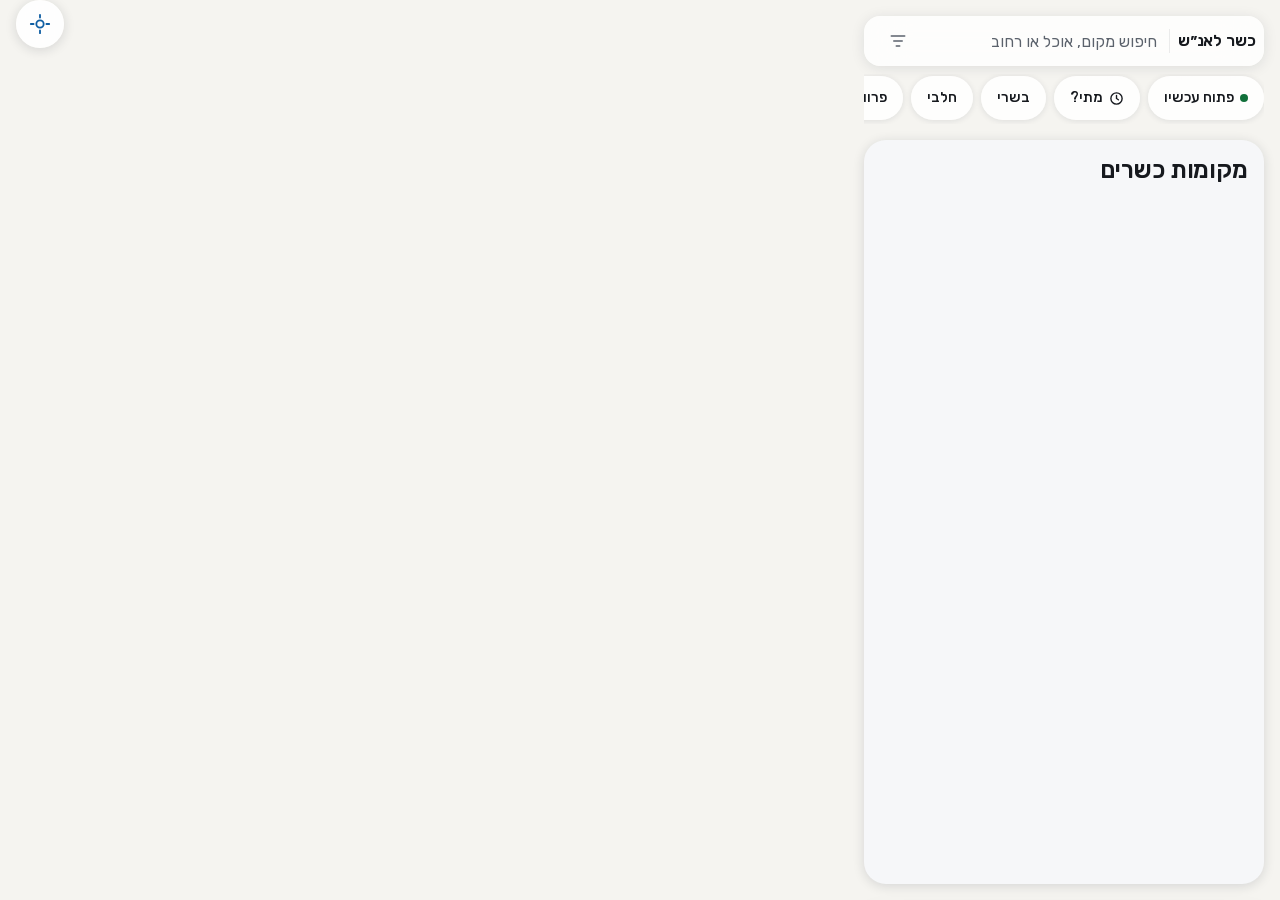
<file: src/template.html>
<!DOCTYPE html>
<html lang="he" dir="rtl">
<head>
<meta charset="utf-8">
<meta name="viewport" content="width=device-width,initial-scale=1,viewport-fit=cover">
<meta name="theme-color" content="#F6F7F9" media="(prefers-color-scheme: light)"><meta name="theme-color" content="#0F1114" media="(prefers-color-scheme: dark)">
<meta name="description" content="מסעדות כשרות לאנ״ש לידך: מה פתוח עכשיו, הכשרות כפי שבמאגר מסעדות לאנ״ש חב״ד, ומרחק. גם לתכנון יום שישי.">
<meta property="og:type" content="website"><meta property="og:locale" content="he_IL"><meta property="og:site_name" content="כשר לאנ״ש">
<meta property="og:title" content="כשר לאנ״ש – מסעדות כשרות לידך">
<meta property="og:description" content="מה פתוח עכשיו, הכשרות והמרחק. לפי מאגר מסעדות לאנ״ש חב״ד.">
<meta property="og:image" content="https://vermillion-mousse-138977.netlify.app/og.png"><meta property="og:image:width" content="1200"><meta property="og:image:height" content="630">
<meta name="twitter:card" content="summary_large_image"><link rel="manifest" href="/manifest.webmanifest" crossorigin="use-credentials"><link rel="apple-touch-icon" href="/icon-180.png"><link rel="icon" type="image/png" href="/icon-192.png"><meta name="mobile-web-app-capable" content="yes"><meta name="apple-mobile-web-app-capable" content="yes"><meta name="apple-mobile-web-app-title" content="כשר לאנ״ש">
<title>כשר לאנ״ש – מסעדות כשרות לידך</title>
<link rel="preload" href="/fonts/rubik.woff2" as="font" type="font/woff2" crossorigin>
<style>
/* Design system S1-7 – hybrid direction (Wolt base + Apple cleanliness), approved by the owner 26.11.
   Every colour, size, space, radius, shadow and duration is a token here; rules below use tokens only.
   Tekhelet (--brand) is for actions and the active state only. Contrast >= 4.5:1: scripts/contrast.py (CI). */
@font-face{font-family:"Rubik";src:url(/fonts/rubik.woff2) format("woff2");font-weight:400 600;font-style:normal;font-display:swap}
/* fallback with Rubik's metrics (S2-2): Arial scaled to Rubik's Hebrew width with Rubik's ascent/descent, so the swap
   to Rubik moves no text. Measured in Chrome on a Hebrew sample: Rubik 400 = 0.963 of Arial, Rubik 600 = 0.937 of
   Arial Bold; Rubik ascent 0.935, descent 0.25 of the em */
@font-face{font-family:"Rubik Fallback";src:local("Arial"),local("ArialMT"),local("Liberation Sans"),local("LiberationSans");font-weight:400 500;size-adjust:96.3%;ascent-override:97.1%;descent-override:26%;line-gap-override:0%}
@font-face{font-family:"Rubik Fallback";src:local("Arial Bold"),local("Arial-BoldMT"),local("Liberation Sans Bold"),local("LiberationSans-Bold");font-weight:600 700;size-adjust:93.7%;ascent-override:99.8%;descent-override:26.7%;line-gap-override:0%}
:root{
  color-scheme:light dark;
  /* type: Rubik, text 400/500, headings 600 */
  --font:"Rubik","Rubik Fallback",system-ui,-apple-system,"Segoe UI",Arial,sans-serif;
  --fw-text:400;--fw-med:500;--fw-head:600;
  --fs-xs:12px;--fs-sm:13px;--fs-md:14.5px;--fs-base:15px;--fs-input:16px;--fs-lg:18px;--fs-xl:24px;--fs-title2:22px;--fs-2xl:27px;--fs-mk:14px;--fs-mk-sel:19px;
  --lh:1.45;--lh-tight:1.2;--ls-title:-.005em;
  /* spacing (4px scale) */
  --s1:4px;--s2:8px;--s3:12px;--s4:16px;--s5:20px;--s6:24px;--s7:32px;--s8:40px;
  /* sizes: tap targets >= 44px */
  --tap:44px;--search-h:50px;--chip-h:44px;--btn-h:48px;--fab:48px;--act-h:58px;--kb:40px;--kb-big:48px;--kb-mini:20px;--act-pri-h:52px;--row-h:80px;--pad-card:14px;--peek:168px;--sheet-gap:64px;--desk-top:140px;--desk-attr:432px;--toast-top:128px;
  --mk:28px;--mk-sel:40px;--mk-dot:10px;--cl:36px;--grab-w:38px;--grab-h:5px;--panel-w:400px;
  /* radii */
  --r-xs:8px;--r-sm:12px;--r-md:14px;--r-lg:16px;--r-xl:22px;--r-pill:999px;
  /* motion: restrained */
  --dur-fast:120ms;--dur:200ms;--dur-sheet:250ms;--ease:cubic-bezier(.2,.8,.2,1);--press:.98;
  --blur:blur(20px) saturate(1.7);
  --sb:env(safe-area-inset-bottom,0px);--st:env(safe-area-inset-top,0px);

  /* colour by role – light */
  --bg:#F6F7F9;--surface:#FFFFFF;--surface-hover:#FAFBFC;--ink:#16191E;--sub:#5B626C;--line:rgba(20,30,45,.08);--line-strong:#B3BAC4;--hover:rgba(20,30,45,.04);
  --brand:#0F5EA3;--on-brand:#FFFFFF;--brand-tint:#E6F0F9;--focus:#0F5EA3;
  --open:#11703A;--open-bg:#E5F2EA;--soon:#A24E00;--soon-bg:#FBEEDF;--closed:#B3261E;--closed-bg:#FBE9E7;
  --warn-ink:#704300;--warn-bg:#FFF3D6;
  /* kashrut groups (letter + colour + text); names are read by the script (HCOL) */
  --chabad:#24407A;--eda:#8C2D45;--landa:#6B5414;--products:#4B5563;--on-k:#FFFFFF;
  /* glass over the map (solid fallback below when backdrop-filter is missing) */
  --glass:rgba(255,255,255,.80);--glass-chip:rgba(255,255,255,.86);--glass-float:rgba(255,255,255,.90);--glass-solid:#FFFFFF;
  --grabber:#C9CDD3;--scrim:rgba(10,14,20,.38);--toast-bg:rgba(22,25,30,.92);--toast-ink:#FFFFFF;
  --map-bg:#F5F4F0;--map-halo:#F8F7F3;--pin-ring:#FFFFFF;--me:#2B7CFF;--me-halo:rgba(43,124,255,.18);--attr-bg:rgba(255,255,255,.75);
  /* shadows: very soft */
  --sh-card:0 1px 2px rgba(20,30,45,.04),0 2px 10px rgba(20,30,45,.05);
  --sh-float:0 2px 12px rgba(20,30,45,.14);--sh-search:0 2px 14px rgba(20,30,45,.10);--sh-chip:0 1px 6px rgba(20,30,45,.10);
  --sh-sheet:0 -6px 28px rgba(20,30,45,.09);--sh-mk:0 1px 4px rgba(20,30,45,.25);--sh-mk-sel:0 3px 8px rgba(20,30,45,.30);
}
@media (prefers-color-scheme:dark){:root{
  --bg:#0F1114;--surface:#1B1E23;--surface-hover:#22262C;--ink:#F1F3F6;--sub:#A3AAB4;--line:rgba(255,255,255,.08);--line-strong:#5A626D;--hover:rgba(255,255,255,.05);
  --brand:#5BA6E8;--on-brand:#07182A;--brand-tint:#16293C;--focus:#7DBBF0;
  --open:#62D394;--open-bg:#173A27;--soon:#F6AE5E;--soon-bg:#3B2A14;--closed:#FF8F85;--closed-bg:#3F1D1B;
  --warn-ink:#F6D184;--warn-bg:#3A2E12;
  --chabad:#A9C1F2;--eda:#F2A9BA;--landa:#E6C873;--products:#B9C1CC;--on-k:#121418;
  --glass:rgba(36,40,46,.82);--glass-chip:rgba(36,40,46,.88);--glass-float:rgba(36,40,46,.92);--glass-solid:#24282E;
  --grabber:#4A4F57;--scrim:rgba(0,0,0,.55);--toast-bg:rgba(241,243,246,.94);--toast-ink:#16191E;
  --map-bg:#22252A;--map-halo:#1A1C20;--pin-ring:#1B1E23;--me:#5BA6E8;--me-halo:rgba(91,166,232,.22);--attr-bg:rgba(27,30,35,.8);
  --sh-card:none;--sh-float:0 2px 12px rgba(0,0,0,.5);--sh-search:0 2px 14px rgba(0,0,0,.45);--sh-chip:none;
  --sh-sheet:0 -6px 28px rgba(0,0,0,.5);--sh-mk:0 1px 4px rgba(0,0,0,.5);--sh-mk-sel:0 3px 8px rgba(0,0,0,.55);
}}
*{box-sizing:border-box;-webkit-tap-highlight-color:transparent}
html,body{margin:0;height:100%;overflow:hidden;background:var(--bg);color:var(--ink);font-family:var(--font);font-weight:var(--fw-text);font-size:var(--fs-input);line-height:var(--lh);-webkit-font-smoothing:antialiased;-webkit-text-size-adjust:100%}
button,input,select{font:inherit;color:inherit}
button{cursor:pointer;transition:transform var(--dur-fast),background-color var(--dur),color var(--dur)}
button:active{transform:scale(var(--press))}
:focus{outline:none}
:focus-visible{outline:3px solid var(--focus);outline-offset:2px}
[hidden]{display:none!important}
/* svg fallback map labels use the app font */
text{font-family:var(--font)!important}

/* ---------- map ---------- */
#map{position:fixed;inset:0;z-index:0;background:var(--map-bg)}
#svgmap{position:fixed;inset:0;width:100%;height:100%;z-index:0;background:var(--map-bg)}

/* ---------- top bar: translucent search + chips over the map ---------- */
.topbar{position:fixed;top:calc(var(--s3) + var(--st));right:var(--s3);left:var(--s3);z-index:30;display:flex;flex-direction:column;gap:var(--s2);pointer-events:none}
.topbar>*{pointer-events:auto}
.sbar{display:flex;align-items:center;gap:var(--s1);height:var(--search-h);background:var(--glass);border-radius:var(--r-lg);box-shadow:var(--sh-search);padding:0 var(--s1) 0 var(--s3);-webkit-backdrop-filter:var(--blur);backdrop-filter:var(--blur)}
.brandmark{margin:0;flex:0 0 auto;font-weight:var(--fw-head);font-size:var(--fs-input);color:var(--ink);padding:0 var(--s1);letter-spacing:var(--ls-title);white-space:nowrap}
.sbar .sep{width:1px;height:var(--s6);background:var(--line)}
.sbar input{flex:1;min-width:0;border:0;outline:0;background:transparent;height:100%;font-size:var(--fs-input);padding:0 var(--s2);color:var(--ink)}
.sbar input::placeholder{color:var(--sub);opacity:1}
.sbar:focus-within{box-shadow:0 0 0 2px var(--focus),var(--sh-search)}
.ibtn{flex:0 0 var(--tap);height:var(--tap);border:0;background:transparent;border-radius:var(--r-sm);display:grid;place-items:center;color:var(--sub);position:relative}
.ibtn:hover{background:var(--hover)}
.ibtn .badge{position:absolute;top:var(--s1);left:var(--s1);min-width:18px;height:18px;border-radius:var(--r-pill);background:var(--brand);color:var(--on-brand);font-size:var(--fs-xs);font-weight:var(--fw-head);display:none;place-items:center;padding:0 5px;font-variant-numeric:tabular-nums}
.ibtn .badge.on{display:grid}
.chips{display:flex;gap:var(--s2);overflow-x:auto;scrollbar-width:none;padding:2px var(--s3) var(--s1);margin:0 calc(-1 * var(--s3))}
.chips::-webkit-scrollbar{display:none}
.chip{flex:0 0 auto;height:var(--chip-h);padding:0 var(--s4);border-radius:var(--r-xl);border:0;background:var(--glass-chip);box-shadow:var(--sh-chip);font-size:var(--fs-md);font-weight:var(--fw-med);color:var(--ink);display:flex;align-items:center;gap:6px;white-space:nowrap;font-variant-numeric:tabular-nums;-webkit-backdrop-filter:var(--blur);backdrop-filter:var(--blur)}
.chip.on{background:var(--brand);color:var(--on-brand)}
.chip .d{width:var(--s2);height:var(--s2);border-radius:50%;background:var(--open)}
.chip.on .d{background:currentColor}
.offl{padding:var(--s2) var(--s3);border-radius:var(--r-sm);background:var(--warn-bg);color:var(--warn-ink);font-size:var(--fs-sm);font-weight:var(--fw-med);text-align:center;box-shadow:var(--sh-float)}

/* ---------- floating map button ---------- */
.fab{position:fixed;z-index:20;left:var(--s3);width:var(--fab);height:var(--fab);border-radius:50%;border:0;background:var(--glass-float);box-shadow:var(--sh-float);display:grid;place-items:center;color:var(--brand);transition:bottom var(--dur-sheet) var(--ease);-webkit-backdrop-filter:var(--blur);backdrop-filter:var(--blur)}
@supports not ((backdrop-filter:blur(1px)) or (-webkit-backdrop-filter:blur(1px))){.sbar,.chip:not(.on),.fab{background:var(--glass-solid)}}

/* ---------- sheet ---------- */
.sheet{position:fixed;left:0;right:0;bottom:0;z-index:25;height:calc(100% - var(--sheet-gap) - var(--st));background:var(--bg);border-radius:var(--r-xl) var(--r-xl) 0 0;box-shadow:var(--sh-sheet);display:flex;flex-direction:column;transform:translateY(calc(100% - var(--peek)));transition:transform var(--dur-sheet) var(--ease);will-change:transform;touch-action:none}
.sheet.drag{transition:none}
.shead{flex:0 0 auto;padding:var(--s2) var(--s4) var(--s2);cursor:grab}
.grab{width:var(--grab-w);height:var(--grab-h);border-radius:3px;background:var(--grabber);margin:0 auto var(--s3)}
.stitle{display:flex;align-items:baseline;justify-content:space-between;gap:var(--s3)}
.stitle h2{margin:0;font-size:var(--fs-xl);font-weight:var(--fw-head);line-height:var(--lh-tight);letter-spacing:var(--ls-title)}
.stitle span{font-size:var(--fs-sm);color:var(--sub);font-variant-numeric:tabular-nums;white-space:nowrap}
.sbody{flex:1;overflow-y:auto;overscroll-behavior:contain;touch-action:pan-y;padding:0 var(--s4) calc(var(--s4) + var(--sb))}
.sec-h{font-size:var(--fs-lg);font-weight:var(--fw-head);color:var(--ink);padding:var(--s4) 2px var(--s2)}

/* place row: white rounded card, no lines, ~80px: name / address / kashrut · status label */
.item{display:flex;gap:var(--s3);align-items:center;width:100%;min-height:var(--row-h);text-align:right;border:0;background:var(--surface);border-radius:var(--r-lg);box-shadow:var(--sh-card);padding:10px var(--pad-card);margin-bottom:var(--s2);color:var(--ink)}
.item:hover{background:var(--surface-hover)}
/* kashrut badge: the letter is the badge, the food icon a small white tag on it */
.item .pinx{flex:0 0 var(--kb);height:var(--kb);border-radius:50%;display:grid;place-items:center;color:var(--on-k);position:relative;align-self:center}
.pinx svg{position:absolute;bottom:-3px;left:-5px;width:var(--kb-mini);height:var(--kb-mini);padding:3px;border-radius:50%;background:var(--surface);color:var(--sub);box-shadow:var(--sh-mk);stroke-width:2.2}
.pinx i{font:var(--fw-head) var(--fs-lg)/1 var(--font);font-style:normal}
.item .bd{flex:1;min-width:0;display:flex;flex-direction:column;gap:1px}
.item .nm{font-size:var(--fs-input);font-weight:var(--fw-med);line-height:1.25;white-space:nowrap;overflow:hidden;text-overflow:ellipsis}
.item .l2{font-size:var(--fs-sm);color:var(--sub);line-height:1.35;white-space:nowrap;overflow:hidden;text-overflow:ellipsis}
.item .l3{display:flex;flex-wrap:wrap;gap:var(--s1) var(--s2);font-size:var(--fs-sm);margin-top:3px;align-items:center;color:var(--sub)}
.item .kh{font-weight:var(--fw-med);max-width:100%;overflow-wrap:anywhere} /* rule 5: kashrut in full, wraps to a second line */
.item .l3 [class^="st-"]{display:inline-block;padding:1px var(--s2);border-radius:var(--r-xs);font-weight:var(--fw-med)}
.item .ds{flex:0 0 auto;align-self:flex-start;font-size:var(--fs-sm);font-weight:var(--fw-med);color:var(--sub);text-align:left;margin-top:2px;font-variant-numeric:tabular-nums}
.item .src{color:var(--warn-ink);font-weight:var(--fw-med);margin-top:3px}
/* status: text colour + quiet label background */
.st-y{color:var(--open);background:var(--open-bg)}.st-s{color:var(--soon);background:var(--soon-bg)}.st-n{color:var(--closed);background:var(--closed-bg)}
.st-u{color:var(--sub);font-weight:var(--fw-med)}.st-x{color:var(--closed);background:var(--closed-bg);text-decoration:line-through}
[class^="st-"]{font-variant-numeric:tabular-nums}
.k-chabad{color:var(--chabad)}.k-eda{color:var(--eda)}.k-landa{color:var(--landa)}.k-products{color:var(--products)}
.b-chabad{background:var(--chabad)}.b-eda{background:var(--eda)}.b-landa{background:var(--landa)}
.b-products{background:var(--surface);color:var(--products)!important;box-shadow:inset 0 0 0 2px var(--products)}
.more{display:flex;align-items:center;justify-content:center;width:100%;margin:var(--s1) 0 var(--s2);min-height:var(--tap);padding:0 var(--s4);border-radius:var(--r-md);border:0;background:var(--surface);box-shadow:var(--sh-card);font-weight:var(--fw-med);font-size:var(--fs-md);color:var(--brand)}
.empty{display:flex;flex-direction:column;align-items:center;gap:6px;padding:var(--s7) var(--s6);text-align:center;color:var(--sub);line-height:1.5}
.empty b{display:block;color:var(--ink);font-size:var(--fs-input);font-weight:var(--fw-med)}
.empty .btn{margin-top:var(--s2)}
/* "what's near you": calm card, quiet tinted town button */
.cta{display:flex;gap:var(--s3);align-items:center;margin:var(--s1) 0 var(--s2);padding:var(--s3) var(--pad-card);border-radius:var(--r-lg);background:var(--surface);box-shadow:var(--sh-card)}
.cta p{margin:0;flex:1;font-size:var(--fs-sm);color:var(--sub);line-height:1.45}
.cta p b{display:block;color:var(--ink);font-size:var(--fs-base);font-weight:var(--fw-med)}
.btn{min-height:var(--tap);height:var(--tap);padding:0 var(--s4);border-radius:var(--r-md);border:0;font-weight:var(--fw-med);white-space:nowrap;display:inline-flex;align-items:center;justify-content:center;gap:6px}
.btn.pri{background:var(--brand);color:var(--on-brand)}
.btn.ghost{background:var(--brand-tint);color:var(--brand)}
.note{margin:var(--s1) 2px var(--s2);color:var(--sub);font-size:var(--fs-sm);line-height:1.5}
.shab{margin:var(--s1) 0 var(--s2);padding:10px var(--s3);border-radius:var(--r-lg);background:var(--surface);box-shadow:var(--sh-card);color:var(--ink);font-size:var(--fs-md);font-weight:var(--fw-med);line-height:1.45;font-variant-numeric:tabular-nums}
.instc{margin:var(--s1) 0 var(--s2);padding:var(--s3) var(--pad-card);border-radius:var(--r-lg);background:var(--surface);box-shadow:var(--sh-card);display:flex;gap:var(--s2);align-items:center}
.instc p{flex:1;margin:0;font-size:var(--fs-sm);color:var(--sub);line-height:1.45}.instc p b{color:var(--ink);font-weight:var(--fw-med);font-size:var(--fs-base)}
.recent{display:flex;gap:var(--s2);overflow-x:auto;scrollbar-width:none;padding:0 0 var(--s2);margin:0 calc(-1 * var(--s4));padding-inline:var(--s4)}
.recent::-webkit-scrollbar{display:none}
.recent button{flex:0 0 auto;min-height:var(--tap);padding:0 var(--s4);border:0;border-radius:var(--r-xl);background:var(--surface);box-shadow:var(--sh-card);font-weight:var(--fw-med);font-size:var(--fs-md);color:var(--ink)}
.foot{padding:var(--s5) 2px var(--s1);font-size:var(--fs-xs);color:var(--sub);line-height:1.6}
.foot a{color:var(--brand);display:inline-flex;align-items:center;min-height:var(--tap);vertical-align:middle}

/* ---------- place card: calm large title, small grey metadata, white groups ---------- */
.det{padding:0}
.det .back{display:inline-flex;align-items:center;gap:var(--s1);border:0;background:transparent;color:var(--brand);font-weight:var(--fw-med);padding:0 var(--s2);margin-inline-start:calc(-1 * var(--s2));height:var(--tap);border-radius:var(--r-md)}
.det .hd{display:flex;align-items:flex-start;gap:var(--s2);margin-top:var(--s2)}
.det h3{flex:1;margin:0;font-size:var(--fs-2xl);font-weight:var(--fw-head);line-height:1.15;letter-spacing:var(--ls-title);text-wrap:balance}
.fav{flex:0 0 var(--tap);height:var(--tap);border:0;background:transparent;color:var(--brand);display:grid;place-items:center;border-radius:50%;margin-top:-6px}
.det .addr{color:var(--sub);font-size:var(--fs-base);margin-top:var(--s1)}
.det .row{display:flex;gap:var(--s1) var(--s3);flex-wrap:wrap;margin-top:var(--s3);font-size:var(--fs-sm);color:var(--sub);align-items:center}
.det .row [class^="st-"]{flex-basis:auto;padding:5px var(--s3);border-radius:10px;font-size:var(--fs-base);font-weight:var(--fw-med)}
.det .row .st-u{padding:0}
.acts{display:grid;grid-template-columns:repeat(3,1fr);gap:var(--s2);margin:var(--s4) 0}
.acts a,.acts button{min-height:var(--act-h);padding:var(--s2) var(--s1);border-radius:var(--r-md);border:0;background:var(--surface);box-shadow:var(--sh-card);display:flex;flex-direction:column;align-items:center;justify-content:center;gap:var(--s1);color:var(--brand);text-decoration:none;font-size:var(--fs-sm);font-weight:var(--fw-med)}
.acts a.pri{grid-column:1/-1;flex-direction:row;gap:var(--s2);min-height:var(--act-pri-h);background:var(--brand);color:var(--on-brand);font-size:var(--fs-input);box-shadow:none}
.acts .off{color:var(--sub);opacity:.6;pointer-events:none;box-shadow:none;background:transparent}
.acts small{display:block;font-size:var(--fs-xs);font-weight:var(--fw-text);direction:ltr;white-space:nowrap;color:var(--sub);font-variant-numeric:tabular-nums}.acts a span{text-align:center}
.kbox{display:flex;gap:var(--s3);align-items:center;padding:var(--pad-card);border-radius:var(--r-lg);background:var(--surface);box-shadow:var(--sh-card)}
.kbox .ks{flex:0 0 var(--kb-big);height:var(--kb-big);border-radius:50%;display:grid;place-items:center;color:var(--on-k);font:var(--fw-head) var(--fs-lg)/1 var(--font)}
.kbox .kt{font-size:var(--fs-sm);color:var(--sub);font-weight:var(--fw-med)}
.kbox .kn{font-size:var(--fs-input);font-weight:var(--fw-med);line-height:1.35}
.ksrc{font-size:var(--fs-xs);color:var(--sub);margin-top:var(--s1);line-height:1.45}
.dl{margin-top:10px;padding:var(--pad-card);border-radius:var(--r-lg);background:var(--surface);box-shadow:var(--sh-card)}
.dl h4{margin:0 0 var(--s2);font-size:var(--fs-sm);color:var(--sub);font-weight:var(--fw-head)}
.hrs{display:grid;grid-template-columns:auto 1fr;gap:6px var(--s4);font-size:var(--fs-base);font-variant-numeric:tabular-nums}
.hrs span:nth-child(odd){color:var(--sub)}
.hrs .t{font-weight:var(--fw-med);color:var(--ink)!important}
.hrs bdi{unicode-bidi:isolate;direction:ltr;text-align:right}
.src{font-size:var(--fs-xs);color:var(--sub);margin-top:var(--s2);line-height:1.5}
.src .stale{color:var(--warn-ink);font-weight:var(--fw-med)}
.dl .src .stale:only-child{display:block;padding:var(--s2) var(--s3);border-radius:var(--r-sm);background:var(--warn-bg)}
.warn{font-size:var(--fs-sm);color:var(--sub);margin:var(--s4) 2px var(--s2);line-height:1.5}

/* ---------- dialogs (filter, when, town) ---------- */
.scrim{position:fixed;inset:0;background:var(--scrim);z-index:40;opacity:0;pointer-events:none;transition:opacity var(--dur)}
.scrim.on{opacity:1;pointer-events:auto}
.dlg{position:fixed;z-index:50;left:0;right:0;bottom:0;max-height:88%;overflow:auto;background:var(--bg);border-radius:var(--r-xl) var(--r-xl) 0 0;box-shadow:var(--sh-sheet);padding:var(--s2) var(--s4) calc(var(--s4) + var(--sb));scroll-padding-bottom:90px;transform:translateY(calc(100% + var(--s8)));transition:transform var(--dur-sheet) var(--ease)}
.dlg::before{content:"";display:block;width:var(--grab-w);height:var(--grab-h);border-radius:3px;background:var(--grabber);margin:var(--s1) auto var(--s3)}
.dlg.on{transform:none}
.dlg h3{margin:var(--s1) 0 0;font-size:var(--fs-title2);font-weight:var(--fw-head);letter-spacing:var(--ls-title)}
.fg{margin-top:var(--s5)}
.fg h4{margin:0 0 var(--s2);font-size:var(--fs-sm);font-weight:var(--fw-head);color:var(--sub)}
.opts{display:flex;flex-wrap:wrap;gap:var(--s2)}
.opt{min-height:var(--tap);padding:0 var(--s4);border-radius:var(--r-xl);border:0;background:var(--surface);box-shadow:var(--sh-card);font-size:var(--fs-md);font-weight:var(--fw-med);display:flex;align-items:center;gap:var(--s2);color:var(--ink)}
.opt.on{background:var(--brand);color:var(--on-brand);box-shadow:none}
.opt .d{width:10px;height:10px;border-radius:50%}
.opt.on .d{box-shadow:0 0 0 2px var(--on-brand)}
.sel{width:100%;height:var(--btn-h);border:0;border-radius:var(--r-md);padding:0 var(--s3);background:var(--surface);box-shadow:var(--sh-card);font-size:var(--fs-input);color:var(--ink)}
.fg:last-of-type{margin-bottom:var(--s2)}
.dbar{position:sticky;bottom:calc(-1 * var(--s4) - var(--sb));display:flex;gap:var(--s2);background:var(--bg);padding:14px 0 6px;margin-top:var(--s4)}
.dbar .btn{flex:1;height:var(--btn-h);font-size:var(--fs-base)}
.dbar .btn.ghost{flex:0 0 auto;padding:0 var(--s5)}

.toast{position:fixed;z-index:60;top:calc(var(--toast-top) + var(--st));left:50%;transform:translate(-50%,-8px);background:var(--toast-bg);color:var(--toast-ink);padding:11px 18px;border-radius:var(--r-lg);font-size:var(--fs-sm);font-weight:var(--fw-med);box-shadow:var(--sh-float);opacity:0;transition:opacity var(--dur),transform var(--dur);pointer-events:none;max-width:90%}
.toast.on{opacity:1;transform:translate(-50%,0)}

/* ---------- maplibre essentials (full css also loaded) ---------- */
.maplibregl-map{overflow:hidden;position:relative;direction:ltr;font-family:var(--font)}
.maplibregl-canvas{position:absolute;left:0;top:0}
.maplibregl-marker{position:absolute;top:0;left:0;will-change:transform}
.maplibregl-ctrl-bottom-right{position:absolute;right:0;bottom:calc(var(--peek) + var(--s1));z-index:2}
.attr{position:absolute;right:0;bottom:calc(var(--peek) + var(--s1));z-index:2;direction:ltr;font-size:var(--fs-xs);background:var(--attr-bg);padding:1px 6px;border-radius:var(--r-xs) 0 0 0;color:var(--ink)}.attr a{color:inherit}
/* markers: a circle with the kashrut letter, a status dot when open, faded otherwise; selected = larger pin */
.mkw{cursor:pointer;position:relative;padding:var(--s2)}
.mkw.top{z-index:5}
.mk{position:relative;width:var(--mk);height:var(--mk);border-radius:50%;border:2px solid var(--pin-ring);box-shadow:var(--sh-mk);display:grid;place-items:center;color:var(--on-k);font:var(--fw-head) var(--fs-mk)/1 var(--font);transition:transform var(--dur-fast)}
.mk:not(.op):not(.sel){opacity:.6}
.mk.op::after{content:"";position:absolute;top:-3px;left:-3px;width:var(--mk-dot);height:var(--mk-dot);border-radius:50%;background:var(--open);border:2px solid var(--pin-ring)}
.mk[style*="--products"]{background:var(--surface)!important;color:var(--products);box-shadow:inset 0 0 0 2px var(--products),var(--sh-mk)}
.mk.ap{background:var(--surface)!important;border:2px dashed currentColor}
.mk.sel{width:var(--mk-sel);height:var(--mk-sel);border-width:3px;font-size:var(--fs-mk-sel);box-shadow:var(--sh-mk-sel);transform:translateY(-24px)}
.mk.sel::before{content:"";position:absolute;left:50%;bottom:-11px;width:12px;height:12px;background:inherit;border:solid var(--pin-ring);border-width:0 3px 3px 0;transform:translateX(-50%) rotate(45deg);z-index:-1}
.mk.sel.ap::before{background:var(--surface);border-color:currentColor;border-style:dashed}
.mkl{position:absolute;top:50%;left:calc(100% - 2px);transform:translateY(-50%);padding:0 2px;font:var(--fw-head) var(--fs-sm)/1.3 var(--font);white-space:nowrap;color:var(--ink);text-shadow:0 0 3px var(--map-halo),0 0 3px var(--map-halo),0 0 3px var(--map-halo)}
.mkw.top .mkl{top:calc(50% + var(--s1));left:50%;transform:translateX(-50%)}
.cl{min-width:var(--cl);height:var(--cl);border-radius:var(--r-pill);background:var(--brand);color:var(--on-brand);display:grid;place-items:center;font:var(--fw-head) var(--fs-md)/1 var(--font);font-variant-numeric:tabular-nums;border:2px solid var(--pin-ring);box-shadow:var(--sh-mk);padding:0 var(--s2)}
.me{width:18px;height:18px;border-radius:50%;background:var(--me);border:3px solid var(--pin-ring);box-shadow:0 0 0 var(--s2) var(--me-halo),var(--sh-mk)}

/* ---------- desktop: side panel ---------- */
@media (min-width:900px){
  .topbar{right:var(--s4);left:auto;width:var(--panel-w);top:var(--s4)}
  .chips{margin:0;padding-inline:0}
  .sheet{right:var(--s4);left:auto;width:var(--panel-w);top:var(--desk-top);bottom:var(--s4);height:auto;border-radius:var(--r-xl);transform:none!important;box-shadow:var(--sh-float)}
  .shead{cursor:default;padding-top:var(--s4)}.grab{display:none}
  .fab{left:var(--s4)}
  .dlg{left:auto;right:var(--s4);width:var(--panel-w);bottom:var(--s4);border-radius:var(--r-xl)}
  .dlg::before{display:none}
  .toast{top:auto;bottom:var(--s6)}
  .attr,.maplibregl-ctrl-bottom-right{bottom:0;right:var(--desk-attr)}
}
/* narrow phones (360px): the search field gets the side padding back so the whole placeholder fits (QA2-8) */
@media (max-width:380px){.sbar input{padding:0 var(--s1)}.sbar input::placeholder{font-size:.92em}}
@media (max-width:330px){.brandmark,.sbar .sep{display:none}.cta{flex-direction:column;align-items:stretch}.cta .btn{white-space:normal;height:auto;min-height:var(--tap)}.acts{grid-template-columns:repeat(2,1fr)}}
.report-slot{display:none} /* reserved: "report a mistake" button, deferred by decision */
@media (prefers-reduced-motion:reduce){*,*::before,*::after{scroll-behavior:auto!important;transition:none!important;animation:none!important}button:active{transform:none}}
</style>
</head>
<body>
<div id="map"></div>
<svg id="svgmap" hidden></svg>

<div class="topbar">
  <div id="offl" class="offl" role="status" hidden></div>
  <div class="sbar" role="search">
    <h1 class="brandmark">כשר לאנ״ש</h1>
    <span class="sep"></span>
    <input id="q" type="search" placeholder="חיפוש מקום, אוכל או רחוב" autocomplete="off" enterkeyhint="search" aria-label="חיפוש">
    <button class="ibtn" id="fBtn" aria-label="סינון"><svg width="20" height="20" viewBox="0 0 24 24" fill="none" stroke="currentColor" stroke-width="2" stroke-linecap="round"><path d="M4 6h16M7 12h10M10 18h4"/></svg><span class="badge" id="fN"></span></button>
  </div>
  <div class="chips" id="chips">
    <button class="chip" id="cOpen" aria-pressed="false"><span class="d"></span><span id="cOpenT">פתוח עכשיו</span></button>
    <button class="chip" id="cFri" aria-pressed="false" hidden>פתוח בשישי</button>
    <button class="chip" id="cWhen" aria-haspopup="dialog"><svg width="15" height="15" viewBox="0 0 24 24" fill="none" stroke="currentColor" stroke-width="2.2" stroke-linecap="round" aria-hidden="true"><circle cx="12" cy="12" r="9"/><path d="M12 7v5l3 2"/></svg><span id="cWhenT">מתי?</span></button>
    <button class="chip" data-t="בשרי">בשרי</button>
    <button class="chip" data-t="חלבי">חלבי</button>
    <button class="chip" data-t="פרווה">פרווה</button>
    <button class="chip" data-f="פיצה">פיצה</button>
    <button class="chip" data-f="מאפייה וקונדיטוריה">מאפיות</button>
    <button class="chip" data-f="פלאפל ושווארמה">פלאפל ושווארמה</button>
    <button class="chip" data-f="המבורגר וגריל">בשרים וגריל</button>
    <button class="chip" data-f="מסעדה">מסעדות</button>
  </div>
</div>

<button class="fab" id="meBtn" aria-label="המיקום שלי"><svg width="22" height="22" viewBox="0 0 24 24" fill="none" stroke="currentColor" stroke-width="2" stroke-linecap="round"><circle cx="12" cy="12" r="4"/><path d="M12 2v3M12 19v3M2 12h3M19 12h3"/></svg></button>

<section class="sheet" id="sheet" role="main" aria-label="תוצאות">
  <div class="shead" id="shead"><div class="grab"></div><div class="stitle"><h2 id="sTitle" tabindex="-1">מקומות כשרים</h2><span id="sSub" aria-live="polite"></span></div></div>
  <div class="sbody" id="sbody"></div>
</section>

<div class="scrim" id="scrim"></div>
<div class="dlg" id="dlg" role="dialog" aria-modal="true" aria-labelledby="dlgT" inert></div>
<div class="toast" id="toast" role="status"></div>

<script>
const PLACES = /*DATA*/;
const CITY = /*CITIES*/;
let DATA_UPDATED = /*UPDATED*/, DATA_REV = /*REV*/;
</script>
<script>
(() => {
'use strict';
const $ = id => document.getElementById(id);
const esc = s => String(s ?? '').replace(/[&<>"']/g, c => ({'&':'&amp;','<':'&lt;','>':'&gt;','"':'&quot;',"'":'&#39;'}[c]));
const LS = { get(k,d){ try{ const v = localStorage.getItem(k); return v ? JSON.parse(v) : d; } catch { return d; } }, set(k,v){ try{ localStorage.setItem(k, JSON.stringify(v)); } catch {} } };
const HC = { chabad:'חב״ד', eda:'העדה החרדית', landa:'לנדא', products:'מוצרי העדה/לנדא' };
const HCOL = { chabad:'var(--chabad)', eda:'var(--eda)', landa:'var(--landa)', products:'var(--products)' }; // from the design tokens
const HL = { chabad:'ח', eda:'ע', landa:'ל', products:'מ' };
/*LOGIC*/
// 'מסעדה' as a kind is the booklet's whole food section (pizza, bakeries…): 'מקומות אוכל'. 'מסעדות' is only the food
// type 'מסעדה' – the same word as its chip (P1-13, docs/terms.md)
const KINDS = [['מסעדה','מקומות אוכל'],['אוכל לשבת','אוכל מוכן לשבת'],['קייטרינג','קייטרינג'],['אולם אירועים','אולמות אירועים'],['מלון','בתי מלון'],['בית הארחה','בתי הארחה']];
PLACES.forEach((p, i) => { p.id = i; });

// ---------- icons ----------
const sv = d => `<svg viewBox="0 0 24 24" width="20" height="20" fill="none" stroke="currentColor" stroke-width="1.9" stroke-linecap="round" stroke-linejoin="round" aria-hidden="true">${d}</svg>`;
const FK = '<path d="M7 3v8a2 2 0 0 0 2 2v8M5 3v5M9 3v5M17 21V3c-2 1-3 4-3 8h3"/>';
const ICO = {
  'פיצה': sv('<path d="M12 3 3.5 18.5c5.5 3 11.5 3 17 0z"/><circle cx="11" cy="11" r="1"/><circle cx="13.5" cy="15" r="1"/><circle cx="9.5" cy="15.5" r="1"/>'),
  'מאפייה וקונדיטוריה': sv('<path d="M4 13c0-4 3.6-6 8-6s8 2 8 6v4a2 2 0 0 1-2 2H6a2 2 0 0 1-2-2z"/><path d="M9 9.5 8 13M13 9l-.5 4M16.5 9.8 16 13"/>'),
  'פלאפל ושווארמה': sv('<path d="M5 20c-1-6 1-12 7-16 6 4 8 10 7 16"/><circle cx="10" cy="12" r="1.6"/><circle cx="14" cy="14" r="1.6"/>'),
  'המבורגר וגריל': sv('<path d="M4 11a8 6 0 0 1 16 0z"/><path d="M3 14.5h18"/><path d="M4 18h16a2 2 0 0 1-2 2H6a2 2 0 0 1-2-2z"/>'),
  'גלידה': sv('<path d="M7.5 10a4.5 4.5 0 1 1 9 0"/><path d="M7 10h10l-5 11z"/>'),
  'סושי': sv('<ellipse cx="12" cy="9" rx="8" ry="3.5"/><path d="M4 9v6c0 2 3.6 3.5 8 3.5s8-1.5 8-3.5V9"/>'),
  'קפה': sv('<path d="M4 9h13v5a5 5 0 0 1-5 5H9a5 5 0 0 1-5-5z"/><path d="M17 11h1.5a2 2 0 0 1 0 4H17"/>'),
  'בייגל': sv('<circle cx="12" cy="12" r="8"/><circle cx="12" cy="12" r="2.6"/>'),
  'מעדנייה ואוכל מוכן': sv('<path d="M4 10h16v6a4 4 0 0 1-4 4H8a4 4 0 0 1-4-4z"/><path d="M2 10h20"/>'),
  'קייטרינג בשרי': sv('<path d="M3 18h18M5 18a7 7 0 0 1 14 0M12 9V7"/>'),
  'קייטרינג חלבי': sv('<path d="M3 18h18M5 18a7 7 0 0 1 14 0M12 9V7"/>'),
  'אוכל לשבת': sv('<path d="M8 21V11h3v10M13 21V11h3v10M6 21h12"/><path d="M9.5 8c-1-1-.3-2.5 0-3 .3.5 1 2 0 3zM14.5 8c-1-1-.3-2.5 0-3 .3.5 1 2 0 3z"/>'),
  'אולם אירועים': sv('<path d="M4 21V10l8-6 8 6v11M9 21v-6h6v6"/>'),
  'בית הארחה לשבת': sv('<path d="M4 21V10l8-6 8 6v11M9 21v-6h6v6"/>'),
  'מלון': sv('<path d="M3 19V6M3 15h18v4M21 15v-3a3 3 0 0 0-3-3h-7v6"/><circle cx="7" cy="11" r="2"/>'),
  'מסעדה': sv(FK), 'אחר': sv(FK)
};
const ico = p => ICO[p.f] || ICO['אחר'];
const IC = {
  nav:'<svg width="20" height="20" viewBox="0 0 24 24" fill="none" stroke="currentColor" stroke-width="2" stroke-linecap="round" stroke-linejoin="round"><path d="m3 11 18-8-8 18-2-8-8-2z"/></svg>',
  gm:'<svg width="20" height="20" viewBox="0 0 24 24" fill="none" stroke="currentColor" stroke-width="2" stroke-linecap="round" stroke-linejoin="round"><path d="M12 21s-7-6.2-7-11.5A7 7 0 0 1 19 9.5C19 14.8 12 21 12 21z"/><circle cx="12" cy="9.5" r="2.5"/></svg>',
  tel:'<svg width="20" height="20" viewBox="0 0 24 24" fill="none" stroke="currentColor" stroke-width="2" stroke-linecap="round" stroke-linejoin="round"><path d="M22 16.9v3a2 2 0 0 1-2.2 2 19.8 19.8 0 0 1-8.6-3.1 19.5 19.5 0 0 1-6-6A19.8 19.8 0 0 1 2.1 4.2 2 2 0 0 1 4.1 2h3a2 2 0 0 1 2 1.7c.1.9.4 1.8.7 2.7a2 2 0 0 1-.5 2.1L8 9.8a16 16 0 0 0 6 6l1.3-1.3a2 2 0 0 1 2.1-.4c.9.3 1.8.6 2.7.7a2 2 0 0 1 1.7 2z"/></svg>',
  share:'<svg width="20" height="20" viewBox="0 0 24 24" fill="none" stroke="currentColor" stroke-width="2" stroke-linecap="round" stroke-linejoin="round" aria-hidden="true"><circle cx="18" cy="5" r="3"/><circle cx="6" cy="12" r="3"/><circle cx="18" cy="19" r="3"/><path d="M8.6 13.5l6.8 4M15.4 6.5l-6.8 4"/></svg>',
  back:'<svg width="18" height="18" viewBox="0 0 24 24" fill="none" stroke="currentColor" stroke-width="2.2" stroke-linecap="round" stroke-linejoin="round"><path d="m9 6 6 6-6 6"/></svg>'
};

// ---------- state ----------
const DEF = { open:false, hc:[], t:[], food:'', kind:'מסעדה', city:'', sort:'dist' };
const S = Object.assign({}, DEF, LS.get('kl3_f', {}), { q:'' });
let ME = LS.get('kl3_me', null);
if (ME && ME.src === 'gps') { ME = null; LS.set('kl3_me', null); } // GPS position is never kept on the device
let sel = null, shown = 40, rows = [];
S.when = null; // planned time (Date) or null = now
const T = () => S.when ? new Date(S.when) : IL();
const status = (p, now = T()) => statusAt(p, now, !!S.when);
let INST = null; const STANDALONE = matchMedia('(display-mode: standalone)').matches || navigator.standalone === true; const IOS = /iphone|ipad|ipod/i.test(navigator.userAgent);

// ---------- geo ----------
const km = (a, b) => { const dLa = rad(b.lat-a.lat), dLo = rad(b.lng-a.lng); const x = Math.sin(dLa/2)**2 + Math.cos(rad(a.lat))*Math.cos(rad(b.lat))*Math.sin(dLo/2)**2; return 12742*Math.asin(Math.sqrt(x)); };
const cityLL = c => CITY[c] ? { lat:CITY[c][0], lng:CITY[c][1] } : null;
const hasLoc = p => !!(p.g && p.g.loc);
// exact = a point for the place itself. Street-level matches (prec 'street', g.q 'approx-loc') and places with only a
// town (shown at the town centre) are approximate: their distance is never shown as exact (P1-9, data request P0-3)
const exact = p => hasLoc(p) && p.g.prec !== 'street' && !(Array.isArray(p.g.q) && p.g.q.includes('approx-loc'));
const LLof = p => hasLoc(p) ? p.g.loc : cityLL(p.c);
const NEAR_KM = 12;
const REF = () => ME || (S.city ? cityLL(S.city) : null);
const distOf = p => { const ll = LLof(p), r = REF(); return r && ll ? km(r, ll) : null; };
const kmTxt = d => (d < 10 ? d.toFixed(1) : Math.round(d)) + ' ק״מ';
// Distance wording (P1-9; DECISIONS 26.11 "מקום בלי מיקום מדויק" and "N ק״מ ממרכז <ישוב>"):
// - from the user's position (GPS): exact places – walking minutes up to 1.5 km, then km; street-level places –
//   'בערך' + km; town-only places – 'ב<town>' when close, else 'בערך' + whole km (town level).
// - from a chosen town (no GPS) the reference is the town centre, not the user: no walking time ever; places in the
//   town show no distance (their section says 'ב<town>'), places around it show whole km from the centre –
//   'N ק״מ ממרכז <town>' unless `short` (only under the heading 'בסביבה · המרחק ממרכז <town>') (review S2 #5).
function distTxt(p, d, short) {
  if (d == null) return '';
  if (!ME) return p.c === S.city ? '' : Math.max(1, Math.round(d)) + ' ק״מ' + (short ? '' : ' ממרכז ' + S.city);
  if (!hasLoc(p)) return d < 4 ? 'ב' + p.c : 'בערך ' + Math.max(1, Math.round(d)) + ' ק״מ';
  if (!exact(p)) return 'בערך ' + kmTxt(Math.max(d, 0.1));
  if (d < 1.5) { const m = Math.max(1, Math.round(d * 1.3 / 5 * 60)); return m + ' דק׳ הליכה'; }
  return kmTxt(d);
}
// near-me order: the same bands as the list sections; inside a band places with an exact point come first
const band = r => r.d == null ? 3 : exact(r.p) && r.d <= 1.5 ? 0 : r.d <= 10 ? 1 : 2;
function nearestCity(ll) { let b = null, bd = 1e9; for (const c in CITY) { const d = km(ll, cityLL(c)); if (d < bd) { bd = d; b = c; } } return b; }

// ---------- open status ----------
const RM = matchMedia('(prefers-reduced-motion: reduce)').matches;
const ease = o => map && map.easeTo(RM ? Object.assign({}, o, { duration: 0 }) : o);
const buzz = () => { try { if (navigator.vibrate && (!navigator.userActivation || navigator.userActivation.hasBeenActive)) navigator.vibrate(8); } catch {} };
document.addEventListener('click', e => { if (e.target.closest && e.target.closest('.chip,.item,.opt,.mkw,.acts a,.acts button')) buzz(); }, true);
const fmtDate = s => { const [y, m, d] = String(s).split('-').map(Number); return y ? `${d} ב${MONTHS[m - 1]} ${y}` : ''; };
const MONTHS = ['ינואר','פברואר','מרץ','אפריל','מאי','יוני','יולי','אוגוסט','ספטמבר','אוקטובר','נובמבר','דצמבר'];
const STALE_MONTHS = 6;
function srcLine(g) {
  if (g && g.src === 'osm') return '<div class="src">המיקום לפי OpenStreetMap. כדאי לוודא לפני שיוצאים.</div>'; // no Google data (data request 25.11)
  const c = g && g.chk; if (!c) return '<div class="src">כדאי לוודא את השעות לפני שיוצאים.</div>';
  const [y, m] = c.split('-').map(Number), n = IL(), age = (n.getFullYear() - y) * 12 + n.getMonth() + 1 - m;
  return `<div class="src">לפי Google Maps, נבדק ב${MONTHS[m - 1]} ${y}. ${age > STALE_MONTHS ? '<span class="stale">ייתכן שהשעות השתנו מאז.</span> ' : ''}כדאי לוודא לפני שיוצאים.</div>`;
}
// g.q quality flags (data/schema.json): hours that look wrong are shown as published, with a note beside them (owner decision 26.11)
const DOUBT = 'נראה שהמידע אינו מדוייק';
const doubtful = p => !!(p.g && Array.isArray(p.g.q) && (p.g.q.includes('hours-shabbat') || p.g.q.includes('hours-24h')));
const nPl = n => n === 1 ? 'מקום אחד' : n + ' מקומות';
// aka: ids of places merged into this one (data request P1-2), so old shared links and favourites still open it
const byU = u => PLACES.find(p => p.u === u) || PLACES.find(p => Array.isArray(p.aka) && p.aka.includes(u));
function migrateIds() { for (const k of ['kl3_fav', 'kl3_rec']) { const a = LS.get(k, []); const b = [...new Set(a.map(u => { const p = byU(u); return p ? p.u : u; }))]; if (b.join() !== a.join()) LS.set(k, b); } }
const favs = () => LS.get('kl3_fav', []), isFav = p => favs().includes(p.u);
function toggleFav(p) { const f = favs(); LS.set('kl3_fav', f.includes(p.u) ? f.filter(x => x !== p.u) : [p.u, ...f].slice(0, 50)); }
function addRecent(p) { const r = LS.get('kl3_rec', []).filter(x => x !== p.u); LS.set('kl3_rec', [p.u, ...r].slice(0, 8)); }
const starSVG = on => `<svg width="22" height="22" viewBox="0 0 24 24" fill="${on ? 'currentColor' : 'none'}" stroke="currentColor" stroke-width="2" stroke-linejoin="round" aria-hidden="true"><path d="M12 3l2.7 5.6 6.1.9-4.4 4.3 1 6.1L12 17l-5.4 2.9 1-6.1L3.2 9.5l6.1-.9z"/></svg>`;
function personalHTML(now) {
  let h = '';
  const f = favs().map(byU).filter(Boolean);
  if (f.length) h += '<div class="sec-h">הרשימה שלי</div>' + f.slice(0, 5).map(p => itemHTML({ p, st: status(p, now), d: distOf(p) })).join('');
  const r = LS.get('kl3_rec', []).map(byU).filter(p => p && !f.includes(p)).slice(0, 6);
  if (r.length) h += '<div class="sec-h">נצפו לאחרונה</div><div class="recent">' + r.map(p => `<button type="button" data-rec="${esc(p.u)}">${esc(p.n)}</button>`).join('') + '</div>';
  return h ? h + '<div class="sec-h">כל המקומות</div>' : '';
}
// install: suggest from the second day of use; never again once declined
const visits = (() => { const v = LS.get('kl3_v', { n: 0, d: '' }), d = new Date().toDateString(); if (v.d !== d) { v.n++; v.d = d; LS.set('kl3_v', v); } return v.n; })();
const showInstallCard = () => !STANDALONE && visits >= 2 && !LS.get('kl3_instx', 0) && (INST || IOS);
// one install path for the card and the list button; on iPhone a short illustrated guide that stays until closed (P2-4)
async function doInstall() { if (INST) { INST.prompt(); try { await INST.userChoice; } catch {} INST = null; render(); } else iosGuide(); }
function iosGuide() {
  const i = d => `<svg width="28" height="28" viewBox="0 0 24 24" fill="none" stroke="currentColor" stroke-width="1.8" stroke-linecap="round" stroke-linejoin="round" aria-hidden="true" style="vertical-align:middle;margin-inline-end:8px">${d}</svg>`;
  openDlg(`<h3>הוספה למסך הבית</h3>
    <div class="fg"><h4>1. בספארי, לוחצים על כפתור השיתוף</h4><div>${i('<path d="M12 3v12M8 7l4-4 4 4"/><path d="M6 11H5a1 1 0 0 0-1 1v8a1 1 0 0 0 1 1h14a1 1 0 0 0 1-1v-8a1 1 0 0 0-1-1h-1"/>')}בסרגל של ספארי, בתחתית המסך או למעלה. אם הכפתור לא מופיע, לוחצים קודם על ⋯</div></div>
    <div class="fg"><h4>2. בוחרים "הוספה למסך הבית"</h4><div>${i('<rect x="4" y="4" width="16" height="16" rx="3"/><path d="M12 8v8M8 12h8"/>')}אם לא רואים, גוללים למטה ברשימה או פותחים את כל האפשרויות</div></div>
    <div class="fg"><h4>3. לוחצים "הוספה"</h4><div>האפליקציה תופיע במסך הבית ותיפתח מהר, גם כשהקליטה חלשה.</div></div>
    <div class="dbar"><button class="btn pri" id="iosOk">הבנתי</button></div>`);
  $('dlg').onclick = e => { if (e.target.id === 'iosOk') closeDlg(); };
}
async function sharePlace(p, gmu) {
  const url = location.origin + '/?p=' + encodeURIComponent(p.u);
  const text = [p.n, [p.s, p.c].filter(Boolean).join(', '), 'כשרות: ' + (p.h || HC[p.hc]), 'ניווט בגוגל מפות: ' + gmu].join('\n');
  try { if (navigator.share) { await navigator.share({ title: p.n, text, url }); return; } } catch (e) { if (e && e.name === 'AbortError') return; }
  try { await navigator.clipboard.writeText(text + '\n' + url); toast('הפרטים הועתקו, אפשר להדביק בוואטסאפ'); } catch { toast('לא הצלחנו לשתף מהמכשיר הזה'); }
}

// ---------- filtering ----------
const norm = normText; // src/logic.js
// shown exactly as in the source list, including qualifiers in parentheses such as 'only the parve'
const shortH = p => p.h || HC[p.hc];
PLACES.forEach(p => p.hay = norm([p.n,p.s,p.c,p.h,p.f,p.tt,HC[p.hc]].join(' ')));
// Typos: a search word that matches nowhere exactly gets a light fuzzy match. Letters that sound alike are folded
// (ק=כ, ח=כ, ט=ת, ס=ש, ע=א); then, for words of 4+ letters, one edit is allowed (a letter added, missing or changed,
// or two neighbours swapped) against a whole word or its beginning, also without a one-letter prefix (ו/ה/ב/ל/מ/ש/כ).
// A word found exactly somewhere never goes fuzzy, so 'פיצה' never brings 'פיתה'. Fuzzy results get a note and are
// ranked by closeness: same sound > inside a word > one edit of a whole word > one edit of a word's beginning;
// between equally close words, the more common word in the data first ('פיזה' -> 'פיצה' before 'שפירה').
const PHON = { 'ק':'כ', 'ח':'כ', 'ט':'ת', 'ס':'ש', 'ע':'א' };
const phon = w => w.replace(/[קחטסע]/g, c => PHON[c]);
function ed1(a, b) { // optimal string alignment distance <= 1
  if (a === b) return true;
  const la = a.length, lb = b.length; if (Math.abs(la - lb) > 1) return false;
  let i = 0; while (i < la && i < lb && a[i] === b[i]) i++;
  if (la === lb) return a.slice(i + 1) === b.slice(i + 1) || (a[i] === b[i + 1] && a[i + 1] === b[i] && a.slice(i + 2) === b.slice(i + 2));
  return la > lb ? a.slice(i + 1) === b.slice(i) : a.slice(i) === b.slice(i + 1);
}
let DF = null, DF_REV = -1; // in how many places each search word appears
const df = () => { if (DF && DF_REV === DATA_REV && DF.n === PLACES.length) return DF; DF = new Map(); DF.n = PLACES.length; DF_REV = DATA_REV;
  for (const p of PLACES) for (const w of new Set(p.words || (p.words = p.hay.split(' ')))) DF.set(w, (DF.get(w) || 0) + 1); DF.max = Math.max(1, ...DF.values()); return DF; };
function fuzzyWord(t) {
  const pt = phon(t), memo = new Map(), F = df();
  const one = pw => pw === pt ? 0 : pw.includes(pt) ? 1 : pt.length < 4 ? 9 : ed1(pt, pw) ? 2
    : [pt.length - 1, pt.length, pt.length + 1].some(n => n < pw.length && ed1(pt, pw.slice(0, n))) ? 3 : 9;
  const sc = w => { if (memo.has(w)) return memo.get(w); const pw = phon(w); let s = one(pw);
    if (s > 0 && pw.length > 4 && 'והבלמשכ'.includes(pw[0])) s = Math.min(s, one(pw.slice(1)));
    if (s < 9) s += 0.5 * (1 - (F.get(w) || 1) / F.max); // tie-break inside a closeness level, never across levels
    memo.set(w, s); return s; };
  return p => Math.min(...(p.words || (p.words = p.hay.split(' '))).map(sc));
}
// Town names (QA2-7): a search word that is a spelling variant of a town word – a yod or vav more or less (ירושלם,
// קרית), letters that sound alike, or for 5+ letters one edit – also finds that town's places, even when the word is found
// exactly somewhere else ('ירושלם' is inside 'ירושלמי'). Also a town written without its space (בניברק).
// Returns the towns, or null. A town word, or any whole word of the data, never goes here.
const loose = w => phon(w).replace(/[וי]/g, '');
let TW = null, TW_REV = -1;
const townWords = () => { if (TW && TW_REV === DATA_REV && TW.n === PLACES.length) return TW; TW = new Map(); TW.n = PLACES.length; TW_REV = DATA_REV;
  for (const c of new Set(PLACES.map(p => p.c))) { const n = norm(c); for (const w of new Set([...n.split(' '), n.replace(/ /g, '')])) if (w.length >= 3) (TW.get(w) || TW.set(w, new Set()).get(w)).add(c); }
  return TW; };
function townVariant(t) {
  if (t.length < 4 || !/[א-ת]/.test(t)) return null;
  const W = townWords();
  if (W.has(t)) return PLACES.some(p => p.hay.includes(t)) ? null : W.get(t); // only 'בניברק' (no space) is not in the text
  if (df().has(t)) return null; // a real word of the data (סופר, כרמל, ירושלמי) stays itself
  const lt = loose(t), pt = phon(t), out = new Set();
  for (const [w, cs] of W) if ((lt.length >= 3 && loose(w) === lt) || (t.length >= 5 && w.length >= 5 && ed1(pt, phon(w)))) cs.forEach(c => out.add(c));
  return out.size ? out : null;
}
// per search word: score 0 = exact; fuzzy words score 0–3; 9 = no match. A one-letter word matches only the start of
// a word, not any letter inside one ('ב' brought 426 places).
const plain = t => t.length === 1 ? p => (' ' + p.hay).includes(' ' + t) ? 0 : 9 : p => p.hay.includes(t) ? 0 : 9;
const termMatchers = terms => terms.map(t => {
  const tv = townVariant(t);
  if (tv) { const pm = plain(t); return { fz: false, towns: tv, sc: p => tv.has(p.c) ? 0 : pm(p) }; }
  return PLACES.some(p => p.hay.includes(t)) || t.length < 3 || !/[א-ת]/.test(t) ? { fz: false, sc: plain(t) } : { fz: true, sc: fuzzyWord(t) };
});
let FUZZY = false, TOWNV = [];
// o.all: the current view without 'open now' / 'open on Friday' (for the open-now count on the chip, P1-10)
function results(o = {}) {
  const open = o.all ? false : S.open, fri = o.all ? false : S.fri;
  const terms = norm(S.q).split(' ').filter(Boolean), now = T(), out = [], tm = termMatchers(terms);
  if (!o.all && !o.probe) { FUZZY = tm.some(m => m.fz); TOWNV = [...new Set(tm.flatMap(m => m.towns ? [...m.towns] : []))]; }
  for (const p of PLACES) {
    if (S.kind && !p.k.startsWith(S.kind)) continue;
    if (S.city && p.c !== S.city) { const c = cityLL(S.city), ll = LLof(p); if (!c || !ll || km(c, ll) > NEAR_KM) continue; }
    if (fri && !friRanges(p).length && p.f !== 'אוכל לשבת' && p.k !== 'אוכל לשבת') continue;
    if (S.hc.length && !S.hc.includes(p.hc)) continue;
    if (S.t.length && !S.t.some(t => p.t.includes(t))) continue;
    if (S.food && p.f !== S.food) continue;
    let fz = 0; for (const m of tm) { fz = Math.max(fz, m.sc(p)); if (fz >= 9) break; } if (fz >= 9) continue;
    let st = status(p, now);
    if (fri) { if (st.s === 'x') continue; const fr = friRanges(p); st = fr.length ? { s:'y', t:'בשישי ' + fr.map(([o, c]) => c - o >= 1440 ? 'פתוח 24 שעות' : hhmm(o) + '–' + hhmm(c % 1440)).join(', '), r:0, close: Math.max(...fr.map(x => x[1])) } : { s:'u', t:'אוכל לשבת · ' + NOINFO, r:2, close:-1 }; }
    if (open && (st.s === 'n' || st.s === 'x')) continue;
    out.push({ p, st, d: distOf(p), fz });
  }
  const byD = ME ? (a,b) => band(a) - band(b) || exact(b.p) - exact(a.p) || (a.d ?? 1e9) - (b.d ?? 1e9) || a.p.n.localeCompare(b.p.n,'he')
                 : (a,b) => (a.d ?? 1e9) - (b.d ?? 1e9) || a.p.n.localeCompare(b.p.n,'he');
  if (S.sort === 'name') out.sort((a,b) => a.p.n.localeCompare(b.p.n,'he'));
  else if (fri) out.sort((a,b) => b.st.close - a.st.close || byD(a,b));
  else if (open) out.sort((a,b) => a.st.r - b.st.r || byD(a,b));
  else out.sort(byD);
  // stable: closest spelling first, the usual order inside; far weaker matches are dropped when closer ones exist
  if (tm.some(m => m.fz)) { out.sort((a, b) => a.fz - b.fz); const best = out.length ? Math.floor(out[0].fz) : 0; for (let i = out.length - 1; i >= 0 && Math.floor(out[i].fz) > best + 1; i--) out.pop(); }
  // places Google marks as closed stay in the list, at the end
  return out.filter(r => r.st.s !== 'x').concat(out.filter(r => r.st.s === 'x'));
}

// ---------- list render ----------
function itemHTML({p, st, d}, short) {
  return `<button class="item" data-id="${p.id}" data-u="${esc(p.u)}">
    <span class="pinx b-${p.hc}">${ico(p)}<i aria-hidden="true">${HL[p.hc]}</i></span>
    <span class="bd">
      <div class="nm">${esc(p.n)}</div>
      <div class="l2">${esc([p.f, [p.s, p.c].filter(Boolean).join(', ')].filter(Boolean).join(' · '))}</div>
      <div class="l3"><span class="kh k-${p.hc}">${esc(shortH(p))}</span>${p.t.length ? `<span style="color:var(--sub)">${esc(p.t.join('/'))}</span>` : ''}${st.t ? `<span class="st-${st.s}">${esc(st.t)}</span>` : ''}</div>
      ${doubtful(p) ? `<div class="src">${DOUBT}</div>` : ''}
    </span>
    <span class="ds">${esc(distTxt(p, d, short === true)).replace(' ממרכז ', '<br>ממרכז ')}</span>
  </button>`;
}
function listHTML(slice) {
  if (S.city && !ME && S.sort !== 'name' && !S.fri) { const a = slice.filter(r => r.p.c === S.city), b = slice.filter(r => r.p.c !== S.city); return (a.length ? `<div class="sec-h">ב${esc(S.city)}</div>` + a.map(itemHTML).join('') : '') + (b.length ? `<div class="sec-h">בסביבה · המרחק ממרכז ${esc(S.city)}</div>` + b.map(r => itemHTML(r, true)).join('') : ''); }
  if (!ME || S.sort === 'name' || S.fri) return slice.map(itemHTML).join('');
  const bands = [['במרחק הליכה', r => exact(r.p) && r.d <= 1.5], ['עד 10 ק״מ', r => r.d != null && r.d <= 10], ['רחוק יותר', () => true]];
  const used = new Set(); let h = '';
  for (const [t, f] of bands) { const part = slice.filter(r => !used.has(r.p.id) && f(r)); if (!part.length) continue; part.forEach(r => used.add(r.p.id)); h += `<div class="sec-h">${t}</div>` + part.map(itemHTML).join(''); }
  return h;
}
function render() {
  LS.set('kl3_f', { open:S.open, hc:S.hc, t:S.t, food:S.food, kind:S.kind, city:S.city, sort:S.sort });
  rows = results();
  // chips
  // open-now count of the view on screen (town / near / search / filters), the same places the list shows with the chip on
  const now = T(), nOpen = (S.open && !S.fri ? rows : results({ all: true })).filter(r => /[ys]/.test(r.st.s)).length;
  const wl = whenLabel();
  $('cOpen').classList.toggle('on', S.open); $('cOpen').setAttribute('aria-pressed', S.open);
  { const dw = IL().getDay(); $('cFri').hidden = !(S.fri || dw === 4 || dw === 5); $('cFri').classList.toggle('on', !!S.fri); $('cFri').setAttribute('aria-pressed', !!S.fri); }
  $('cOpenT').textContent = (S.when ? 'פתוח · ' + wl : 'פתוח עכשיו') + (nOpen ? ` · ${nOpen}` : '');
  $('cWhen').classList.toggle('on', !!S.when); $('cWhenT').textContent = S.when ? wl : 'מתי?';
  document.querySelectorAll('.chip[data-t]').forEach(b => { const on = S.t.includes(b.dataset.t); b.classList.toggle('on', on); b.setAttribute('aria-pressed', on); });
  document.querySelectorAll('.chip[data-f]').forEach(b => { const on = S.food === b.dataset.f; b.classList.toggle('on', on); b.setAttribute('aria-pressed', on); });
  const nf = S.hc.length + (S.kind !== 'מסעדה') + !!S.city + (S.sort !== 'dist'); $('fN').textContent = nf; $('fN').classList.toggle('on', nf > 0);
  if (sel != null) { detail(PLACES[sel], true); paint(); return; }
  // header
  $('sTitle').textContent = S.fri ? 'פתוח בשישי' : ME ? (ME.src === 'gps' ? 'קרוב אליך' : 'ליד ' + ME.label) : (S.city ? S.city + ' והסביבה' : 'מקומות כשרים');
  { const nU = S.open && !S.fri ? rows.filter(r => r.st.s === 'u').length : 0, nO = rows.length - nU;
    $('sSub').textContent = !rows.length ? '' : !(S.open && !S.fri) ? nPl(rows.length)
      : (nO === 0 ? (S.when ? 'אין מקומות פתוחים בזמן הזה' : 'אין מקומות פתוחים כרגע') : nO === 1 ? 'מקום אחד פתוח' : nO + ' פתוחים') + (nU ? ` · ${nU} בלי מידע על שעות` : ''); }
  let top = '';
  if (!ME && !S.city) top = `<div class="cta"><p><b>מה קרוב אליך?</b>נציג קודם את המקומות הכי קרובים.</p><div style="display:flex;flex-direction:column;gap:6px"><button class="btn pri" id="ctaGps">איתור מיקום</button><button class="btn ghost" id="ctaCity">בחירת ישוב</button></div></div>`;
  const fb = fridayBanner(now); if (fb) top += fb;
  if (S.fri) top += `<div class="note">מקומות שפתוחים ביום שישי לפי השעות שפורסמו, מהנסגר הכי מאוחר. בסוף: מקומות לאוכל לשבת שאין עליהם מידע על שעות.</div>`;
  if (showInstallCard()) top += `<div class="instc"><p><b>להוסיף למסך הבית?</b><br>נפתח מהר, גם כשהקליטה חלשה.</p><button class="btn pri" id="instY">הוספה</button><button class="btn ghost" id="instN" aria-label="לא עכשיו">לא</button></div>`;
  if (!S.q && !S.fri) top += personalHTML(now);
  if (TOWNV.length && rows.some(r => TOWNV.includes(r.p.c))) top += `<div class="note">מוצגים גם מקומות ב${esc(TOWNV.slice(0, 3).join(', ב'))}${TOWNV.length > 3 ? ' ועוד' : ''}.</div>`;
  if (FUZZY && rows.length) top += `<div class="note">לא נמצאה התאמה מדוייקת ל״${esc(S.q.trim())}״. מוצגות תוצאות דומות.</div>`;
  if (S.open) top += `<div class="note">מוצגים מקומות ש${S.when ? 'פתוחים בזמן שבחרתם (' + wl + ')' : 'פתוחים עכשיו'} לפי שעות הפעילות ברשת. בסוף הרשימה גם מקומות שאין עליהם מידע על שעות הפעילות.</div>`;
  const slice = rows.slice(0, shown);
  $('sbody').innerHTML = top + (slice.length ? listHTML(slice) : emptyHTML())
    + (rows.length > shown ? `<button class="more" id="more">עוד ${nPl(Math.min(40, rows.length - shown))}</button>` : '')
    + ((INST || (IOS && !STANDALONE)) ? '<button class="more" id="inst">הוספה למסך הבית</button>' : '')
    + `<div class="foot">המאגר עודכן לאחרונה ב־${esc(fmtDate(DATA_UPDATED))}. המקומות והכשרויות מתוך מאגר מסעדות לאנ״ש חב״ד, ניסן ה׳תשפ״ה. יש לבדוק את תעודת הכשרות במקום. שעות, טלפונים ומיקומים: Google Maps ו-OpenStreetMap. כדאי לוודא שעות לפני שיוצאים. עדכונים: <a href="mailto:chabadfood770@gmail.com">chabadfood770@gmail.com</a><br>פרטיות: המיקום שלך משמש רק במכשיר, לחישוב המרחק. הוא לא נשלח ולא נשמר. אריחי המפה של האזור שבמסך נטענים מ-OpenFreeMap, והנתונים מ-GitHub. אין מעקב ואין פרסומות.</div>`;
  if ($('ctaGps')) $('ctaGps').onclick = gps;
  if ($('instY')) $('instY').onclick = doInstall;
  if ($('instN')) $('instN').onclick = () => { LS.set('kl3_instx', 1); render(); };
  if ($('ctaCity')) $('ctaCity').onclick = cityDlg;
  if ($('clr')) $('clr').onclick = clearAll;
  document.querySelectorAll('#sbody [data-widen]').forEach(b => b.onclick = () => { Object.assign(S, WIDEN[+b.dataset.widen].patch); sel = null; shown = 40; render(); $('sTitle').focus({ preventScroll: true }); });
  if ($('more')) $('more').onclick = () => { shown += 40; render(); };
  paint(); syncHist();
}

// Empty list: offer the ways out that really give results, each with its count (Wolt-style); never a dead button
let WIDEN = [];
function emptyHTML() {
  const probe = patch => { const keep = Object.assign({}, S); Object.assign(S, patch); const n = results({ probe: true }).length; Object.assign(S, keep); return n; };
  const opts = [
    S.city && !ME && [{ city: '' }, 'חיפוש בכל הארץ'],
    S.open && [{ open: false }, S.when ? 'גם מקומות שסגורים בזמן הזה' : 'גם מקומות שסגורים עכשיו'],
    S.fri && [{ fri: false }, 'כל המקומות, לא רק בשישי'],
    S.food && [{ food: '' }, 'כל סוגי האוכל'],
    S.t.length && [{ t: [] }, 'כל הסוגים (בשרי, חלבי ופרווה)'],
    S.hc.length && [{ hc: [] }, 'כל הכשרויות'],
    S.kind && [{ kind: '', food: '' }, 'כל סוגי המקומות (גם קייטרינג, אולמות ומלונות)'],
  ].filter(Boolean).map(([patch, label]) => ({ patch, label, n: probe(patch) })).filter(x => x.n > 0).slice(0, 3);
  WIDEN = opts;
  const what = S.q.trim() ? `לא נמצאו מקומות ל״${esc(S.q.trim())}״` : 'לא נמצאו מקומות';
  return `<div class="empty"><b>${what}</b>${opts.length ? 'אפשר להרחיב:' + opts.map((x, i) => `<button class="btn ghost" data-widen="${i}">${esc(x.label)} · ${x.n}</button>`).join('') : (S.q.trim() ? 'נסו מילה אחרת או פחות סינונים.' : 'נסו פחות סינונים.')}<button class="btn ghost" id="clr">ניקוי סינון</button></div>`;
}

// ---------- detail ----------
const fmtHrs = v => /^0?0:00\s*[–-]\s*24:00$/.test(v.trim()) ? 'פתוח 24 שעות' : v.replace(/(^|[^\d])(\d):(\d\d)/g, (_, a, h, m) => a + '0' + h + ':' + m);
// keyboard / screen reader: a card opened by the user takes focus on its heading; closing it gives focus back to the row
// it came from (a list row or a 'recent' row; a marker is not focusable, so its place's row, else the list heading) (QA2-2)
let cardFrom = null;
function cardOrigin(p) {
  const a = document.activeElement, sb = $('sbody');
  if (a && sb.contains(a) && a.dataset && a.dataset.u) return `.item[data-u="${CSS.escape(a.dataset.u)}"]`;
  if (a && sb.contains(a) && a.dataset && a.dataset.rec) return `[data-rec="${CSS.escape(a.dataset.rec)}"]`;
  return `.item[data-u="${CSS.escape(p.u)}"]`;
}
function focusBack() {
  const sb = $('sbody'), el = cardFrom && sb.querySelector(cardFrom); cardFrom = null;
  (el || $('sTitle')).focus({ preventScroll: true });
  if (el) { const r = el.getBoundingClientRect(), b = sb.getBoundingClientRect(); if (r.top < b.top || r.bottom > b.bottom) sb.scrollTop += r.top - b.top - (b.height - r.height) / 2; }
}
// quiet: opened by the page itself (a shared ?p= link on load), not by the user: focus is not moved
function detail(p, keepScroll, quiet) {
  if (!keepScroll && sel == null) cardFrom = cardOrigin(p);
  sel = p.id;
  addRecent(p);
  const st = status(p), d = distOf(p), g = p.g || {}, now = T();
  const phone = g.phone || p.p;
  const ll = LLof(p);
  const q = encodeURIComponent([p.n, p.s, p.c].filter(Boolean).join(' '));
  const waze = hasLoc(p) ? `https://waze.com/ul?ll=${ll.lat},${ll.lng}&navigate=yes` : `https://waze.com/ul?q=${q}&navigate=yes`;
  const gmu = `https://www.google.com/maps/search/?api=1&query=${q}`;
  const today = now.getDay();
  // one hour format in the table: 07:00 (not 7:00), a whole day '0:00–24:00' = 'פתוח 24 שעות' (P2-3)
  const dayHrs = i => fmtHrs((g.week[(i + 6) % 7] || '').replace(/^[^:]+:\s*/, ''));
  const hrs = g.week && g.week.length === 7 ? DAYS.map((n, i) => { const v = dayHrs(i); const cls = i===today ? 't' : ''; return `<span class="${cls}">${n}</span><span class="${cls}">${/\d/.test(v) ? v.split(/,\s*/).map(x => `<bdi>${esc(x)}</bdi>`).join(', ') : esc(v)}</span>`; }).join('') : '';
  const fri = now.getDay() === 5 || now.getDay() === 4 ? (() => { const ll2 = LLof(p); if (!ll2) return ''; const f = new Date(now); f.setDate(f.getDate() + (5 - f.getDay())); return `<div class="src">הדלקת נרות ב${esc(p.c)} ביום שישי: ${esc(candles(p.c, ll2, f))}</div>`; })() : '';
  $('sTitle').textContent = ''; $('sSub').textContent = '';
  $('sbody').innerHTML = `<div class="det">
    <button class="back" id="back">${IC.back}חזרה לרשימה</button>
    <div class="hd"><h3 id="detT" tabindex="-1">${esc(p.n)}</h3><button class="fav" id="fav" aria-pressed="${isFav(p)}" aria-label="שמירה ברשימה שלי">${starSVG(isFav(p))}</button></div>
    <div class="addr">${p.s ? esc(p.s + ', ' + p.c) : esc(p.c) + ' · אין כתובת במאגר'}</div>
    ${exact(p) ? '' : `<div class="src">${hasLoc(p) ? 'המיקום במפה משוער (ברמת הרחוב).' : 'המיקום במפה משוער (לפי מרכז הישוב).'}</div>`}
    <div class="row">${st.t ? `<span class="st-${st.s}">${esc(st.t)}</span>` : ''}${distTxt(p, d) ? `<span>${esc(distTxt(p, d))}</span>` : ''}<span style="color:var(--sub)">${esc(p.f + (p.t.length ? ', ' + p.t.join('/') : ''))}</span></div>
    <div class="acts">
      <a class="pri" href="${waze}" target="_blank" rel="noopener">${IC.nav}ניווט</a>
      <a href="${gmu}" target="_blank" rel="noopener">${IC.gm}גוגל מפות</a>
      <button type="button" id="share">${IC.share}שיתוף</button>
      ${phone ? `<a href="tel:${esc(phone.replace(/[^\d+]/g,''))}" aria-label="חיוג ${esc(phone)}">${IC.tel}<span>חיוג <small>${esc(phone)}</small></span></a>` : `<a class="off">${IC.tel}אין טלפון</a>`}
    </div>
    <div class="kbox"><span class="ks b-${p.hc}">${HL[p.hc]}</span><div><div class="kt">כשרות</div><div class="kn">${esc(p.h || HC[p.hc])}</div><div class="ksrc">לפי מאגר מסעדות לאנ״ש חב״ד, ניסן ה׳תשפ״ה</div></div></div>
    <div class="dl"><h4>שעות פתיחה${hrs && dayHrs(today) ? ' · היום: <bdi>' + esc(dayHrs(today)) + '</bdi>' : ''}</h4>${hrs ? `<div class="hrs">${hrs}</div>` : p.fri ? `<div>פתוח בליל שישי (לפי המאגר), השעות לא ידועות</div>` : `<div style="color:var(--sub);font-weight:600">${NOINFO}</div>`}${doubtful(p) ? `<div class="src"><span class="stale">${DOUBT}</span></div>` : ''}${hrs || g.src === 'osm' ? srcLine(g) : ''}${fri}</div>
    <div class="report-slot" aria-hidden="true"></div>
    <p class="warn">יש לבדוק את תעודת הכשרות במקום העסק.</p>
  </div>`;
  $('back').onclick = closeCard;
  $('share').onclick = () => sharePlace(p, gmu);
  $('fav').onclick = () => { toggleFav(p); const on = isFav(p); $('fav').setAttribute('aria-pressed', on); $('fav').innerHTML = starSVG(on); toast(on ? 'נשמר ברשימה שלי' : 'הוסר מהרשימה שלי'); };
  if (!keepScroll) { $('sbody').scrollTop = 0; snap('half'); if (ll) panTo(ll); if (!quiet) $('detT').focus({ preventScroll: true }); }
  paint(); syncHist();
}

// ---------- bottom sheet (mobile) ----------
// full height starts under the search/chips bar, measured (offline bar, text zoom, resize), never a fixed 64px (QA1-1)
let topGap = 64;
const tok = n => parseFloat(getComputedStyle(document.documentElement).getPropertyValue(n)) || 0;
const DESK_TOP = tok('--desk-top');
function measureTop() {
  const tb = document.querySelector('.topbar'), r = tb.getBoundingClientRect(), root = document.documentElement.style;
  topGap = Math.ceil(r.bottom + tok('--s2'));
  // --sheet-gap is measured from below the safe area (the sheet adds --st itself); the bar sits --s3 under it
  root.setProperty('--sheet-gap', Math.ceil(tb.offsetHeight + tok('--s3') + tok('--s2')) + 'px');
  root.setProperty('--desk-top', Math.max(DESK_TOP, Math.ceil(r.bottom + tok('--s3'))) + 'px');
}
const SNAP = { peek: () => innerHeight - 168, half: () => Math.max(innerHeight * 0.45, topGap), full: () => topGap };
let snapName = 'peek';
const wide = () => matchMedia('(min-width:900px)').matches;
function sheetY(name) { const h = $('sheet').offsetHeight; return Math.max(0, h - (innerHeight - SNAP[name]())); }
function snap(name) { snapName = name; if (wide()) return; $('sheet').style.transform = `translateY(${name === 'full' ? 0 : sheetY(name)}px)`; $('meBtn').style.bottom = (name === 'peek' ? 180 : innerHeight - SNAP[name]() + 12) + 'px'; syncHist(); }
(() => {
  const sh = $('sheet'); let y0 = null, t0 = 0, base = 0;
  const cur = () => { const m = /translateY\((-?[\d.]+)px\)/.exec(sh.style.transform); return m ? +m[1] : 0; };
  const start = e => { if (wide()) return; if (e.target.closest('.sbody') && (snapName !== 'full' ? false : $('sbody').scrollTop > 0)) return; if (e.target.closest('.sbody') && snapName === 'full') return; y0 = e.touches ? e.touches[0].clientY : e.clientY; t0 = Date.now(); base = cur(); sh.classList.add('drag'); };
  const move = e => { if (y0 == null) return; const y = (e.touches ? e.touches[0].clientY : e.clientY) - y0; sh.style.transform = `translateY(${Math.max(0, base + y)}px)`; if (e.cancelable) e.preventDefault(); };
  const end = e => { if (y0 == null) return; sh.classList.remove('drag'); const y = (e.changedTouches ? e.changedTouches[0].clientY : e.clientY) - y0; const v = y / Math.max(1, Date.now() - t0); y0 = null;
    const order = ['full','half','peek']; let i = order.indexOf(snapName);
    if (Math.abs(y) < 6) { snap(snapName === 'peek' ? 'half' : snapName); return; }
    if (y < -40 || v < -0.5) i = Math.max(0, i - 1); else if (y > 40 || v > 0.5) i = Math.min(2, i + 1);
    snap(order[i]); };
  sh.addEventListener('touchstart', start, { passive:true }); sh.addEventListener('touchmove', move, { passive:false }); sh.addEventListener('touchend', end);
  $('shead').addEventListener('mousedown', start); addEventListener('mousemove', move); addEventListener('mouseup', end);
  $('sbody').addEventListener('scroll', () => { if (snapName !== 'full' && $('sbody').scrollTop > 4 && !wide()) snap('full'); });
})();

// ---------- map (MapLibre GL + OpenFreeMap vector tiles: free, no key) ----------
let map = null, mapMode = null, meMk = null;
// markers are kept by key and rebuilt only when their look changes, not on every map move (P1-12)
const MK = new Map(); let mkUsed = new Set();
let mlP = null; // one load of the map library, shared with the service worker registration (S2-2)
function loadML() { return mlP || (mlP = loadML1()); }
function loadML1() {
  if (window.maplibregl) return Promise.resolve(true);
  const l = document.createElement('link'); l.rel = 'stylesheet'; l.href = '/vendor/maplibre-gl.css'; document.head.appendChild(l);
  return Promise.race([
    import('/vendor/maplibre-gl.mjs').then(m => { window.maplibregl = m; return true; }).catch(() => false),
    new Promise(res => setTimeout(() => res(!!window.maplibregl), 9000))
  ]);
}
async function initMap() {
  // the attribution is static text: it is on screen with the first paint, not only once the map library has arrived (S2-2)
  { const a = document.createElement('div'); a.className = 'attr'; a.innerHTML = '<a href="https://openfreemap.org" target="_blank" rel="noopener">OpenFreeMap</a> © <a href="https://www.openmaptiles.org/" target="_blank" rel="noopener">OpenMapTiles</a> © <a href="https://www.openstreetmap.org/copyright" target="_blank" rel="noopener">OpenStreetMap</a>'; $('map').appendChild(a); }
  if (!(await loadML())) return fallbackMap();
  try { Promise.resolve(maplibregl.setRTLTextPlugin('/vendor/rtl-text.mjs', true)).catch(() => {}); } catch {}
  let loaded = false;
  map = new maplibregl.Map({ container:'map', style: styleUrl(), center: ME ? [ME.lng, ME.lat] : [34.95, 31.95], zoom: ME ? 14.5 : 7.3, attributionControl:false, pitchWithRotate:false, dragRotate:false });
  map.touchZoomRotate.disableRotation();
  map.on('load', () => {
    // the place is read now; the card may close before the timeout fires (QA1-5)
    { const ll = sel != null && PLACES[sel] ? LLof(PLACES[sel]) : null; if (ll) setTimeout(() => panTo(ll), 50); }
    loaded = true;
    hebLabels();
    if (mapMode === 'svg') { $('svgmap').setAttribute('hidden', ''); $('map').hidden = false; map.resize(); }
    mapMode = 'gl'; paint();
  });
  map.on('error', e => { if (!loaded && e && e.error && /webgl|context/i.test(String(e.error.message || ''))) fallbackMap(); });
  map.on('moveend', () => mapMode === 'gl' && paint());
  map.on('click', e => { if (e.originalEvent.target.closest && e.originalEvent.target.closest('.mkw')) return; if (!wide() && snapName !== 'peek') snap('peek'); });
  setTimeout(() => { if (!loaded && !document.hidden) fallbackMap(); }, 12000);
}
const DARK = matchMedia('(prefers-color-scheme: dark)');
const styleUrl = () => DARK.matches ? '/map-style/dark.json' : '/map-style/light.json';
// Hebrew place names; only layers that show a name (road-number signs show 'ref' and must keep it)
function hebLabels() {
  for (const ly of map.getStyle().layers) { if (ly.type !== 'symbol') continue; const tf = map.getLayoutProperty(ly.id, 'text-field'); if (tf != null && /name/.test(JSON.stringify(tf)) && !/"ref"/.test(JSON.stringify(tf)))
    map.setLayoutProperty(ly.id, 'text-field', ['coalesce', ['get', 'name:he'], ['get', 'name']]); }
}
// light/dark follows the system while the app is open; a full style load, then the same label rules again
DARK.addEventListener('change', () => { if (!map || mapMode !== 'gl') return; map.once('style.load', hebLabels); map.setStyle(styleUrl(), { diff: false }); });
const mkEl = (html, cls) => { const d = document.createElement('div'); d.className = 'mkw ' + (cls || ''); d.innerHTML = html; return d; };
function putMk(key, html, cls, ll, onclick, pid) {
  const sig = html + '|' + cls + '|' + ll[0].toFixed(6) + ',' + ll[1].toFixed(6) + '|' + DATA_REV;
  mkUsed.add(key);
  const o = MK.get(key); if (o && o.sig === sig) return;
  if (o) o.m.remove();
  const el = mkEl(html, cls); el.onclick = ev => { ev.stopPropagation(); onclick(); };
  MK.set(key, { m: new maplibregl.Marker({ element: el }).setLngLat(ll).addTo(map), sig, el, pid });
}
// desktop: pointing at a list row lifts its marker on the map
const hoverMk = (pid, on) => { for (const o of MK.values()) if (o.pid === pid) { o.el.classList.toggle('hov', on); o.el.classList.toggle('top', on || o.el.querySelector('.mk.sel') != null); const mk = o.el.querySelector('.mk'); if (mk) mk.style.scale = on ? '1.3' : ''; } };
function paint() {
  if (mapMode === 'svg') return drawSvg();
  if (!map || mapMode !== 'gl') return;
  mkUsed = new Set();
  const sweep = () => { for (const [k, o] of MK) if (!mkUsed.has(k)) { o.m.remove(); MK.delete(k); } };
  if (meMk) { meMk.remove(); meMk = null; }
  if (ME) meMk = new maplibregl.Marker({ element: mkEl('<div class="me"></div>') }).setLngLat([ME.lng, ME.lat]).addTo(map);
  const z = map.getZoom(), b = map.getBounds();
  const base = rows.filter(r => r.st.s !== 'x' || r.p.id === sel);
  const list = sel != null && !base.some(r => r.p.id === sel) ? base.concat([{ p: PLACES[sel], st: status(PLACES[sel]) }]) : base;
  if (z < 11.5) {
    const cnt = {}; list.forEach(r => cnt[r.p.c] = (cnt[r.p.c] || 0) + 1);
    // town clusters merged on screen: a town closer than one badge (+ margin) to a bigger cluster joins it (QA1-7)
    const gap = tok('--cl') + tok('--s3'), groups = [];
    Object.keys(cnt).filter(c => cityLL(c)).sort((a, b) => cnt[b] - cnt[a] || a.localeCompare(b, 'he')).forEach(c => {
      const ll = cityLL(c), pt = map.project([ll.lng, ll.lat]);
      const g = groups.find(g => Math.hypot(g.pt.x - pt.x, g.pt.y - pt.y) < gap);
      if (g) { g.n += cnt[c]; g.towns.push(c); } else groups.push({ ll, pt, n: cnt[c], towns: [c] });
    });
    for (const g of groups) {
      putMk('cl:' + g.towns.join('|'), `<div class="cl" title="${esc(g.towns.join(', '))}">${g.n}</div>`, '', [g.ll.lng, g.ll.lat], () => {
        if (g.towns.length === 1) return ease({ center:[g.ll.lng, g.ll.lat], zoom:14.5 });
        const lls = g.towns.map(cityLL), lo = lls.map(x => x.lng), la = lls.map(x => x.lat);
        map.fitBounds([[Math.min(...lo), Math.min(...la)], [Math.max(...lo), Math.max(...la)]], Object.assign({ padding: 80, maxZoom: 14.5 }, RM ? { duration: 0 } : {})); });
    }
    return sweep();
  }
  const inView = ll => !(ll.lng < b.getWest() - .01 || ll.lng > b.getEast() + .01 || ll.lat < b.getSouth() - .01 || ll.lat > b.getNorth() + .01);
  // places with only a town are not spread in a spiral around the town centre (that looks like real spots):
  // two or more in a town = one dashed badge 'N ב<town>'; a tap shows that town's list (P1-12)
  const townOnly = {};
  for (const r of list) if (!hasLoc(r.p) && r.p.id !== sel) (townOnly[r.p.c] = townOnly[r.p.c] || []).push(r);
  for (const c in townOnly) { const n = townOnly[c].length, ll = cityLL(c); if (n < 2 || !ll || !inView(ll)) continue;
    putMk('ap:' + c, `<div class="mk ap" style="color:var(--brand)" title="${n} מקומות בלי מיקום מדוייק ב${esc(c)}">${n}</div><span class="mkl">${esc(nPl(n) + ' ב' + c)}</span>`, '', [ll.lng, ll.lat], () => {
      if (!ME && S.city !== c) { S.city = c; sel = null; shown = 40; render(); } // near-me stays near-me
      snap('half'); toast('המקומות בלי מיקום מדוייק מופיעים ברשימה');
    });
  }
  const seen = {};
  for (const { p, st } of list) {
    if (!hasLoc(p) && p.id !== sel && townOnly[p.c].length > 1) continue;
    const ll = LLof(p); if (!ll) continue;
    if (!inView(ll)) continue;
    const k = ll.lat.toFixed(4) + ',' + ll.lng.toFixed(4), n = seen[k] = (seen[k] || 0) + 1;
    const ang = n * 2.4, r = n > 1 ? 0.00009 * Math.sqrt(n) : 0;
    const isSel = p.id === sel, big = isSel || z >= 16;
    const op = /[ys]/.test(st.s);
    putMk('p:' + p.u, `<div class="mk ${isSel ? 'sel' : ''} ${op ? 'op' : ''} ${exact(p) ? '' : 'ap'}" style="${exact(p) ? 'background:' + HCOL[p.hc] : 'color:' + HCOL[p.hc]}">${HL[p.hc]}</div>${big ? `<span class="mkl">${esc(p.n)}</span>` : ''}`, isSel ? 'top' : '',
      [ll.lng + r * Math.cos(ang), ll.lat + r * Math.sin(ang)], () => detail(PLACES[p.id] === p ? p : byU(p.u) || p), p.id);
  }
  sweep();
}
const panTo = ll => { if (map && mapMode === 'gl') ease({ center:[ll.lng, ll.lat], zoom: Math.max(map.getZoom(), 15.5), offset: wide() ? [-200, 0] : [0, -innerHeight * 0.18] }); };
// fallback when tiles can't load (e.g., inside a sandboxed preview)
let svgVB = null;
function fallbackMap() { mapMode = 'svg'; $('map').hidden = true; $('svgmap').removeAttribute('hidden'); drawSvg(); }
const OUT = [[33.09,35.10],[33.10,35.50],[33.28,35.57],[33.33,35.82],[33.10,35.90],[32.75,35.80],[32.70,35.63],[32.40,35.55],[31.75,35.55],[31.10,35.40],[30.90,35.35],[30.00,35.15],[29.53,34.95],[29.50,34.89],[30.50,34.55],[31.22,34.27],[31.32,34.36],[31.59,34.49],[31.67,34.55],[31.80,34.63],[32.08,34.76],[32.33,34.85],[32.68,34.94],[32.82,34.96],[32.84,35.02],[32.93,35.07],[33.09,35.10]];
const PX = (lat,lng) => [(lng-34.15)*300*Math.cos(rad(31.8)), (33.45-lat)*300];
function drawSvg() {
  const svg = $('svgmap');
  if (!svgVB) { const c = ME ? PX(ME.lat, ME.lng) : PX(32.2, 35.0); const w = 150; svgVB = [c[0]-w/2, c[1]-w*1.1, w, w*2]; }
  svg.setAttribute('viewBox', svgVB.join(' ')); svg.setAttribute('preserveAspectRatio','xMidYMid meet');
  const sc = svgVB[2]/300, cnt = {}; rows.forEach(r => { if (r.st.s !== 'x') cnt[r.p.c] = (cnt[r.p.c]||0) + 1; });
  // colours are design tokens (style, not attributes, so var() works and light/dark switches live)
  let g = `<rect x="-999" y="-999" width="3000" height="3000" style="fill:var(--brand-tint)"/><polygon points="${OUT.map(([a,b]) => PX(a,b).map(v=>v.toFixed(1)).join(',')).join(' ')}" style="fill:var(--map-bg);stroke:var(--line-strong)" stroke-width="${sc}"/>`;
  for (const c in cnt) { if (!CITY[c]) continue; const [x,y] = PX(...CITY[c]); const r = (7 + Math.sqrt(cnt[c])*1.6)*sc;
    g += `<g data-c="${esc(c)}" style="cursor:pointer"><circle cx="${x}" cy="${y}" r="${r}" style="fill:var(--brand);stroke:var(--pin-ring)" stroke-width="${2*sc}"/><text x="${x}" y="${y+3.6*sc}" font-size="${10*sc}" style="fill:var(--on-brand)" text-anchor="middle" font-weight="600" pointer-events="none">${cnt[c]}</text></g>`; }
  if (ME) { const [x,y] = PX(ME.lat, ME.lng); g += `<circle cx="${x}" cy="${y}" r="${5*sc}" style="fill:var(--me);stroke:var(--pin-ring)" stroke-width="${2*sc}"/>`; }
  svg.innerHTML = g;
}
$('svgmap').addEventListener('click', e => { const t = e.target.closest('[data-c]'); if (!t) return; S.city = t.dataset.c; sel = null; shown = 40; render(); snap('half'); });

// ---------- filter dialog ----------
// one dialog element for filter / when / town. Closed = inert (no hidden Tab stops); open = focus kept inside;
// the opener is remembered once per opening, so re-rendering the filter after a choice keeps it (QA1-2, QA1-3)
let lastFocus = null;
const dlgOpen = () => $('dlg').classList.contains('on');
const focusKey = el => el && el.closest && el.closest('#dlg') ? [...el.attributes].filter(a => a.name === 'id' || a.name.startsWith('data-')).map(a => `[${a.name}="${CSS.escape(a.value)}"]`).join('') : '';
function openDlg(html) {
  const d = $('dlg'), again = dlgOpen(), key = again ? focusKey(document.activeElement) : '';
  if (!again) lastFocus = document.activeElement;
  d.innerHTML = html; d.inert = false; d.classList.add('on'); $('scrim').classList.add('on');
  const h = d.querySelector('h3'); if (h) { h.id = 'dlgT'; h.setAttribute('tabindex', '-1'); } // the dialog's own name (aria-labelledby, QA1-4)
  const f = (key && d.querySelector(key)) || h; if (f) f.focus({ preventScroll:true });
  syncHist();
}
function closeDlg() {
  if (!dlgOpen()) return;
  const d = $('dlg'); d.classList.remove('on'); d.inert = true; $('scrim').classList.remove('on');
  const back = lastFocus; lastFocus = null;
  if (back && back.isConnected && back.focus) back.focus({ preventScroll:true });
  // the opener can disappear in the render that follows (e.g. the town button in the list card): fall back to the list heading
  setTimeout(() => { const a = document.activeElement; if ((!a || a === document.body) && !dlgOpen()) $('sTitle').focus({ preventScroll:true }); }, 0);
  syncHist();
}
function closeCard() { if (sel == null) return; sel = null; render(); focusBack(); }

// ---------- history: every open layer is one history entry, so the phone's Back closes it instead of leaving (P1-8) ----------
// Layers: (1) a place card, or the phone sheet pulled up to full height; (2) a dialog on top. history.state.kd = depth.
// A layer closed by the app itself (button, Esc, a filter change) steps back too, so entries never pile up.
// Entries carry the id of the page load that made them (h). A reload cleans only the current entry; the older entries of
// the previous load are left in the browser's list, and Back onto one of them must not open its card again (QA2-4).
let hSkip = 0, hPop = false, hLater = false;
const HID = Date.now().toString(36) + Math.random().toString(36).slice(2, 6);
const hDepth = () => (history.state && history.state.kd) | 0;
const hWant = () => ((sel != null || (snapName === 'full' && !wide())) ? 1 : 0) + (dlgOpen() ? 1 : 0);
function syncHist() {
  if (hPop) return;
  if (hSkip) { hLater = true; return; } // our own step back has not landed yet
  const want = hWant(), now = hDepth(), u = sel != null && PLACES[sel] ? PLACES[sel].u : null;
  if (want > now) { for (let i = now + 1; i <= want; i++) history.pushState({ kd: i, u, h: HID }, ''); }
  else if (want < now) { if (dlgOpen()) return; hSkip++; history.go(want - now); } // the card under an open dialog closed: wait for the dialog
  else if (now && history.state.u !== u) history.replaceState({ kd: now, u, h: HID }, ''); // another card in the same layer: no new entry
}
addEventListener('popstate', () => {
  if (hSkip) { hSkip--; if (!hSkip && hLater) { hLater = false; syncHist(); } return; }
  const now = hDepth(); hPop = true;
  try {
    for (let i = 0; i < 4 && hWant() > now; i++) {
      if (dlgOpen()) closeDlg(); else if (sel != null) { sel = null; render(); focusBack(); } else if (snapName === 'full') snap('half'); else break;
    }
    // Forward to a card entry: open that card again
    if (hWant() < now && !dlgOpen() && sel == null && history.state && history.state.u && history.state.h === HID) { const p = byU(history.state.u); if (p) detail(p); }
  } finally { hPop = false; }
  syncHist();
});
$('scrim').onclick = closeDlg;
document.addEventListener('keydown', e => {
  if (e.key === 'Escape') { if (dlgOpen()) { closeDlg(); return; } closeCard(); return; }
  if (e.key !== 'Tab' || !dlgOpen()) return;
  const fs = [...$('dlg').querySelectorAll('button, select, input, a[href], [tabindex]:not([tabindex="-1"])')].filter(x => !x.disabled && x.offsetParent !== null);
  if (!fs.length) return;
  const first = fs[0], last = fs[fs.length - 1], a = document.activeElement;
  if (!$('dlg').contains(a)) { e.preventDefault(); first.focus(); }
  else if (e.shiftKey && (a === first || !fs.includes(a))) { e.preventDefault(); last.focus(); }
  else if (!e.shiftKey && a === last) { e.preventDefault(); first.focus(); }
});
// one name per food type everywhere: the dialog uses the chip's label where there is a chip (P1-13)
const FOODL = Object.fromEntries([...document.querySelectorAll('.chip[data-f]')].map(b => [b.dataset.f, b.textContent.trim()]));
function filters() {
  const foods = [...new Set(PLACES.filter(p => p.k === 'מסעדה').map(p => p.f))].sort((a,b)=>a.localeCompare(b,'he'));
  const cities = Object.keys(CITY).filter(c => PLACES.some(p => p.c === c)).sort((a,b)=>a.localeCompare(b,'he'));
  const o = (on, attr, label) => `<button class="opt${on?' on':''}" ${attr}>${label}</button>`;
  openDlg(`<h3>סינון</h3>
    <div class="fg"><h4>כשרות</h4><div class="opts">${Object.entries(HC).map(([k,v]) => o(S.hc.includes(k), `data-hc="${k}"`, `<span class="d" style="background:${HCOL[k]}"></span>${v}`)).join('')}</div></div>
    <div class="fg"><h4>מה מחפשים</h4><div class="opts">${KINDS.map(([k,v]) => o(S.kind===k, `data-kind="${k}"`, v)).join('')}</div></div>
    ${S.kind === 'מסעדה' ? `<div class="fg"><h4>סוג אוכל</h4><div class="opts">${o(!S.food,'data-food=""','הכל')}${foods.map(f => o(S.food===f, `data-food="${esc(f)}"`, esc(FOODL[f] || f))).join('')}</div></div>` : ''}
    <div class="fg"><h4>ישוב</h4><select class="sel" id="fCity"><option value="">כל הארץ</option>${cities.map(c => `<option${S.city===c?' selected':''}>${esc(c)}</option>`).join('')}</select></div>
    <div class="fg"><h4>מיון</h4><div class="opts">${o(S.sort==='dist','data-sort="dist"','לפי מרחק')}${o(S.sort==='name','data-sort="name"','לפי שם')}</div></div>
    <div class="dbar"><button class="btn ghost" id="fClr">ניקוי</button><button class="btn pri" id="fOk">הצגת ${rows.length} מקומות</button></div>`);
  $('dlg').onclick = e => {
    const b = e.target.closest('button'); if (!b) return;
    if (b.dataset.hc) { const v = b.dataset.hc; S.hc = S.hc.includes(v) ? S.hc.filter(x=>x!==v) : [...S.hc, v]; }
    else if (b.dataset.kind) { S.kind = b.dataset.kind; if (S.kind !== 'מסעדה') S.food = ''; }
    else if (b.dataset.food != null) S.food = b.dataset.food;
    else if (b.dataset.sort) S.sort = b.dataset.sort;
    else if (b.id === 'fClr') clearAll();
    else if (b.id === 'fOk') { closeDlg(); return; }
    else return;
    sel = null; shown = 40; render(); filters();
  };
  $('fCity').onchange = e => { S.city = e.target.value; sel = null; shown = 40; render(); filters(); if (map && S.city && cityLL(S.city)) ease({ center:[cityLL(S.city).lng, cityLL(S.city).lat], zoom:14 }); };
}
function clearAll() { Object.assign(S, DEF); S.q = ''; S.when = null; S.fri = false; $('q').value = ''; sel = null; shown = 40; render(); }

// ---------- planning: "when?" ----------
const dayName = (d, base = IL()) => { const a = new Date(base); a.setHours(0,0,0,0); const b = new Date(d); b.setHours(0,0,0,0); const k = Math.round((b - a) / 864e5); return k === 0 ? 'היום' : k === 1 ? 'מחר' : (d.getDay() === 5 ? 'שישי' : 'יום ' + DAYS[d.getDay()]); };
function whenLabel() { if (!S.when) return ''; const d = new Date(S.when); return dayName(d) + ' ' + hhmm(d.getHours()*60 + d.getMinutes()); }
function nextDay(dow, h, m) { const d = IL(); d.setSeconds(0, 0); const add = (dow - d.getDay() + 7) % 7; d.setDate(d.getDate() + add); d.setHours(h, m); if (d < IL()) d.setDate(d.getDate() + 7); return d; }
// Day + hour follow the same rules as the quick picks (QA2-3): no hour that has passed, nothing on Friday from 14:00,
// no Shabbat. Saturday is offered only as today: the app is not used on Shabbat, so open on a Saturday means Motzei
// Shabbat, and its coming hours are offered under "היום" (QA2-6). A day with no hour left is not offered.
const WHEN_FROM = 6 * 60, WHEN_TO = 23 * 60 + 30, FRI_LAST = 14 * 60;
function whenTimes(dayTs) {
  const d = new Date(dayTs), now = IL(), today = new Date(now); today.setHours(0, 0, 0, 0);
  const isToday = +d === +today, nowM = now.getHours() * 60 + now.getMinutes(), out = [];
  if (d.getDay() === 6 && !isToday) return out;
  for (let m = WHEN_FROM; m <= WHEN_TO; m += 30) {
    if (isToday && m < nowM) continue;
    if (d.getDay() === 5 && m >= FRI_LAST) continue;
    out.push(m);
  }
  return out;
}
function whenDlg() {
  const base = S.when ? new Date(S.when) : IL();
  const days = []; for (let i = 0; days.length < 6 && i < 8; i++) { const x = IL(); x.setHours(0, 0, 0, 0); x.setDate(x.getDate() + i); if (whenTimes(+x).length) days.push(x); }
  const curDay = new Date(base); curDay.setHours(0,0,0,0);
  // the day "הצגה" uses is always marked: the chosen day, else the first day offered (today when it has hours left)
  let day = days.some(d => +d === +curDay) ? +curDay : days.length ? +days[0] : +curDay;
  const bm = base.getHours()*60 + (base.getMinutes() < 30 ? 0 : 30);
  const timeOpts = (dts, want) => { const ts = whenTimes(dts), pick = ts.includes(want) ? want : ts[0]; return ts.map(m => `<option value="${m}"${m === pick ? ' selected' : ''}>${hhmm(m)}</option>`).join(''); };
  const o = (on, attr, label) => `<button class="opt${on?' on':''}" ${attr}>${label}</button>`;
  // quick picks only in the coming days and never in the past (bug 4.10); no Friday-evening pick (Shabbat)
  const now = IL(), at = (dw, h) => { const d = dw === 'today' ? IL() : nextDay(dw, h, 0); d.setHours(h, 0, 0, 0); return d; };
  const pres = [[5, 9, 'בבוקר'], [5, 12, 'בצהריים'], ['today', 19, 'בערב']].map(([dw, h, part]) => ({ d: at(dw, h), part }))
    .filter(x => x.d > now && x.d - now < 6 * 864e5 && !(x.d.getDay() === 5 && x.d.getHours() >= 14))
    .map(x => o(false, `data-at="${+x.d}"`, `${dayName(x.d) === 'היום' ? 'היום' : dayName(x.d) === 'מחר' ? 'מחר' : 'שישי'} ${x.part} ${hhmm(x.d.getHours() * 60)}`)).join('');
  openDlg(`<h3 tabindex="-1">מתי רוצים להגיע?</h3>
    <div class="fg"><h4>מהיר</h4><div class="opts">${o(!S.when,'data-now="1"','עכשיו')}${pres}</div></div>
    ${days.length ? `<div class="fg"><h4>יום</h4><div class="opts">${days.map(d => `<button class="opt${+d === day ? ' on' : ''}" data-day="${+d}" aria-pressed="${+d === day}">${dayName(d)}</button>`).join('')}</div></div>
    <div class="fg"><h4>שעה</h4><select class="sel" id="wTime">${timeOpts(day, bm)}</select></div>` : ''}
    <div class="dbar"><button class="btn ghost" id="wNow">עכשיו</button>${days.length ? '<button class="btn pri" id="wOk">הצגה</button>' : ''}</div>`);
  const apply = () => { const m = +$('wTime').value; const d = new Date(day); d.setHours(Math.floor(m/60), m % 60, 0, 0); S.when = +d; };
  $('dlg').onclick = e => {
    const b = e.target.closest('button'); if (!b) return;
    if (b.dataset.now || b.id === 'wNow') { S.when = null; closeDlg(); sel = null; shown = 40; render(); return; }
    if (b.dataset.at) { S.when = +b.dataset.at; S.open = true; closeDlg(); sel = null; shown = 40; render(); return; }
    if (b.dataset.day) { day = +b.dataset.day; document.querySelectorAll('#dlg [data-day]').forEach(x => { x.classList.toggle('on', x === b); x.setAttribute('aria-pressed', x === b); });
      const w = $('wTime'); w.innerHTML = timeOpts(day, +w.value); return; }
    if (b.id === 'wOk') { apply(); S.open = true; closeDlg(); sel = null; shown = 40; render(); }
  };
}
function fridayBanner(now) {
  const dw = now.getDay(); if (dw !== 4 && dw !== 5) return '';
  const city = S.city || (ME && ME.label) || ''; const ll = S.city ? cityLL(S.city) : ME; if (!city || !ll) return '';
  const f = new Date(now); f.setDate(f.getDate() + (5 - dw)); const t = candles(city, ll, f);
  if (dw === 5 && hhmm(now.getHours()*60 + now.getMinutes()) >= t) return '';
  const dn = dayName(f); return `<div class="shab">הדלקת נרות ב${esc(city)} ${dn === 'היום' || dn === 'מחר' ? dn : 'ביום שישי'}: ${esc(t)}</div>`;
}
function cityDlg() {
  const cities = Object.keys(CITY).filter(c => PLACES.some(p => p.c === c)).sort((a,b) => a.localeCompare(b,'he'));
  openDlg(`<h3 tabindex="-1">באיזה ישוב?</h3><div class="fg"><select class="sel" id="cSel"><option value="">בחירה…</option>${cities.map(c => `<option>${esc(c)}</option>`).join('')}</select></div><div class="dbar"><button class="btn pri" id="cOk">הצגה</button></div>`);
  $('dlg').onclick = e => { if (e.target.id !== 'cOk') return; const c = $('cSel').value; if (!c) return; S.city = c; closeDlg(); sel = null; shown = 40; render(); snap('half'); if (map && cityLL(c)) ease({ center:[cityLL(c).lng, cityLL(c).lat], zoom:14 }); };
}

// ---------- GPS ----------
function gps() {
  if (!navigator.geolocation) return toast('איתור מיקום לא נתמך במכשיר הזה');
  toast('מאתר מיקום…');
  navigator.geolocation.getCurrentPosition(pos => {
    ME = { lat: pos.coords.latitude, lng: pos.coords.longitude, src:'gps' }; ME.label = nearestCity(ME); 
    sel = null; shown = 40; render(); if (map) ease({ center:[ME.lng, ME.lat], zoom:15 }); else { svgVB = null; drawSvg(); }
    toast('מוצגים המקומות הקרובים אליך');
  }, err => toast(err.code === 1 ? 'אין הרשאת מיקום. אפשר לבחור ישוב בסינון' : 'לא הצלחנו לאתר מיקום'), { enableHighAccuracy:true, timeout:10000, maximumAge:60000 });
}

// ---------- misc ----------
let tt; function toast(m) { const t = $('toast'); t.textContent = m; t.classList.add('on'); clearTimeout(tt); tt = setTimeout(() => t.classList.remove('on'), 2300); }
let qt; $('q').addEventListener('input', e => { clearTimeout(qt); qt = setTimeout(() => { S.q = e.target.value; sel = null; shown = 40; render(); if (S.q && snapName === 'peek') snap('half'); }, 140); });
$('cOpen').onclick = () => { S.open = !S.open; if (S.open) S.fri = false; sel = null; shown = 40; render(); };
$('cFri').onclick = () => { S.fri = !S.fri; if (S.fri) { S.open = false; S.when = null; } sel = null; shown = 40; render(); };
document.querySelectorAll('.chip[data-t]').forEach(b => b.onclick = () => { const v = b.dataset.t; S.t = S.t.includes(v) ? S.t.filter(x=>x!==v) : [...S.t, v]; sel = null; shown = 40; render(); });
document.querySelectorAll('.chip[data-f]').forEach(b => b.onclick = () => { S.food = S.food === b.dataset.f ? '' : b.dataset.f; S.kind = 'מסעדה'; sel = null; shown = 40; render(); });
$('fBtn').onclick = filters;
$('cWhen').onclick = whenDlg;
$('meBtn').onclick = () => ME && map ? ease({ center:[ME.lng, ME.lat], zoom:15 }) : gps();
$('sbody').addEventListener('mouseover', e => { const it = e.target.closest('.item'); if (it && wide()) hoverMk(+it.dataset.id, true); });
$('sbody').addEventListener('mouseout', e => { const it = e.target.closest('.item'); if (it && wide() && !it.contains(e.relatedTarget)) hoverMk(+it.dataset.id, false); });
$('sbody').addEventListener('click', e => { const it = e.target.closest('.item'); if (it) return detail(PLACES[+it.dataset.id]); const rc = e.target.closest('[data-rec]'); if (rc) { const p = byU(rc.dataset.rec); if (p) detail(p); } });
addEventListener('resize', () => { measureTop(); snap(snapName); map && map.resize(); });
measureTop();
if (window.ResizeObserver) new ResizeObserver(() => { const g = topGap; measureTop(); if (g !== topGap) snap(snapName); }).observe(document.querySelector('.topbar'));
// Statuses refresh every minute and when the app comes back to the screen. The refresh keeps what the user is doing:
// focus, list or card scroll, the open card, an open dialog and the caret in the search box (P1-11)
function keepView(fn) {
  const sb = $('sbody'), a = document.activeElement, top = sb.scrollTop, q = $('q');
  const FOC = 'a[href],button,select,input,[tabindex]';
  let key = null, idx = -1;
  if (a && sb.contains(a)) idx = [...sb.querySelectorAll(FOC)].indexOf(a);
  if (a && sb.contains(a)) key = a.dataset.u ? `.item[data-u="${CSS.escape(a.dataset.u)}"]` : a.dataset.rec ? `[data-rec="${CSS.escape(a.dataset.rec)}"]` : a.id ? '#' + CSS.escape(a.id) : null;
  const caret = a === q ? [q.selectionStart, q.selectionEnd, q.selectionDirection] : null;
  fn();
  sb.scrollTop = top;
  if (key || idx >= 0) { const el = (key && sb.querySelector(key)) || (!key && sb.querySelectorAll(FOC)[idx]); (el || $('sTitle')).focus({ preventScroll: true }); }
  else if (a && a !== document.body && a.isConnected && document.activeElement !== a) a.focus({ preventScroll: true });
  if (caret && document.activeElement === q) try { q.setSelectionRange(...caret); } catch {}
}
const refresh = () => { if (document.visibilityState === 'visible' && !$('sheet').classList.contains('drag')) keepView(render); };
setInterval(refresh, 60000);
document.addEventListener('visibilitychange', refresh);

addEventListener('beforeinstallprompt', e => { e.preventDefault(); INST = e; render(); });
addEventListener('appinstalled', () => { INST = null; render(); toast('נוסף למסך הבית'); });
$('sbody').addEventListener('click', e => { if (e.target.closest('#inst')) doInstall(); });
function netBar() { const off = navigator.onLine === false; $('offl').hidden = !off; if (off) $('offl').textContent = 'אין חיבור. מוצג המידע השמור מ־' + fmtDate(DATA_UPDATED) + '. במפה רק אזורים שכבר נצפו.'; }
addEventListener('offline', netBar); addEventListener('online', netBar); netBar();
// registered once the map library has arrived (or failed), so the worker's precache revalidates it (304) instead of
// downloading it a second time alongside the page (S2-2)
if ('serviceWorker' in navigator && location.protocol === 'https:') addEventListener('load', () => loadML().then(() => navigator.serviceWorker.register('/sw.js')).catch(() => {}));

// ---------- live data from GitHub: a data change needs no new upload to Netlify ----------
// The built-in copy shows instantly (and offline); a newer copy from the repository replaces it when it arrives.
const RAW = 'https://raw.githubusercontent.com/zalmanhaviv/kosher-anash/main/data/';
// Gate for remote data: every field the UI uses must have the shape data/schema.json allows (same allowed values);
// one bad row rejects the whole set and the built-in copy stays. Unknown extra fields are ignored (the UI never reads them).
// K_OK, F_OK, T_OK, PREC_OK, CLOSED_OK: the enums of data/schema.json, written here by scripts/build.py (S2-2)
/*SCHEMA*/
const isStr = v => typeof v === 'string', isNum = v => typeof v === 'number' && isFinite(v);
const isInt = (v, lo, hi) => Number.isInteger(v) && v >= lo && v <= hi;
const isObj = v => !!v && typeof v === 'object' && !Array.isArray(v);
const PH = /^\+?[0-9][0-9 -]{6,18}[0-9]$/;
const okPeriod = x => Array.isArray(x) && x.length === 6 && isInt(x[0],0,6) && isInt(x[1],0,23) && isInt(x[2],0,59) && isInt(x[3],0,6) && isInt(x[4],0,24) && isInt(x[5],0,59);
const okG = g => isObj(g)
  && isObj(g.loc) && isNum(g.loc.lat) && isNum(g.loc.lng) && g.loc.lat >= 29.3 && g.loc.lat <= 33.5 && g.loc.lng >= 34.2 && g.loc.lng <= 35.95
  && PREC_OK.includes(g.prec)
  && isStr(g.chk) && /^20\d\d-(0[1-9]|1[0-2])$/.test(g.chk)
  && (g.src === undefined || g.src === 'osm')
  && (g.phone === undefined || (isStr(g.phone) && PH.test(g.phone)))
  && (g.periods === undefined || (Array.isArray(g.periods) && g.periods.every(okPeriod)))
  && (g.week === undefined || (Array.isArray(g.week) && g.week.length === 7 && g.week.every(isStr)))
  && (g.closed === undefined || CLOSED_OK.includes(g.closed))
  && (g.q === undefined || (Array.isArray(g.q) && g.q.every(isStr)));
const okPlace = p => isObj(p)
  && isStr(p.u) && /^[0-9a-f]{7,8}$/.test(p.u)
  && isStr(p.n) && p.n !== '' && isStr(p.s) && isStr(p.c) && p.c !== '' && isStr(p.h) && p.h !== ''
  && isStr(p.tt)
  && K_OK.includes(p.k) && F_OK.includes(p.f) && Object.prototype.hasOwnProperty.call(HC, p.hc)
  && Array.isArray(p.t) && p.t.every(t => T_OK.includes(t)) && new Set(p.t).size === p.t.length
  && (p.p === '' || (isStr(p.p) && PH.test(p.p)))
  && typeof p.fri === 'boolean'
  && (p.aka === undefined || (Array.isArray(p.aka) && p.aka.every(x => isStr(x) && /^[0-9a-f]{7,8}$/.test(x))))
  && (p.g === undefined || okG(p.g));
const okSet = a => Array.isArray(a) && a.length >= 100 && a.every(okPlace) && new Set(a.map(p => p.u)).size === a.length
  && !a.some(p => (p.aka || []).some(x => a.some(q => q.u === x))); // an alias never points at a live id
const okCities = c => isObj(c) && Object.keys(c).length >= 1 && Object.entries(c).every(([k, v]) => k !== '' && Array.isArray(v) && v.length === 2 && isNum(v[0]) && isNum(v[1]) && v[0] >= 29.3 && v[0] <= 33.5 && v[1] >= 34.2 && v[1] <= 35.95);
const okMeta = m => isObj(m) && isStr(m.updated) && /^20\d\d-\d\d-\d\d$/.test(m.updated) && Number.isInteger(m.rev) && m.rev >= 1;
// meta.json first (tiny); places.json and cities.json only when rev went up, so a visit with no data change downloads
// almost nothing. cities.json is optional: valid towns are merged (a new town gets its centre), otherwise ignored (P1-16)
const getRaw = f => fetch(RAW + f, { cache: 'no-cache' }).then(r => r.ok ? r.json() : null).catch(() => null);
getRaw('meta.json').then(meta => {
  // rev goes up with every data change, so a same-day update is picked up too
  if (!okMeta(meta) || meta.rev <= DATA_REV) return;
  return Promise.all([getRaw('places.json'), getRaw('cities.json')]).then(([a, cities]) => {
    if (!okSet(a)) return;
    if (okCities(cities)) Object.assign(CITY, cities);
    const cur = sel != null ? PLACES[sel] : null;
    PLACES.length = 0;
    a.forEach((p, i) => { p.id = i; p.hay = norm([p.n,p.s,p.c,p.h,p.f,p.tt,HC[p.hc]].join(' ')); PLACES.push(p); });
    DATA_UPDATED = meta.updated; DATA_REV = meta.rev | 0;
    if (cur) { const m = byU(cur.u); sel = m ? m.id : null; } // by the permanent id (or its alias), not by name
    migrateIds(); shown = 40; keepView(render);
  });
}).catch(() => {});

// links: ?p=<id> opens a place (shared links); ?open=1 and ?near=1 come from the home-screen shortcuts
const QS = new URLSearchParams(location.search);
if (QS.get('open') === '1') S.open = true;
migrateIds();
// the address is cleaned before any history entry is added, so Back from a shared card returns to the list, not to ?p=
if (QS.toString() || hDepth()) history.replaceState(null, '', location.pathname);
render(); snap('peek'); initMap();
{ const p = QS.get('p') && byU(QS.get('p')); if (p) { detail(p, false, true); snap('half'); const ll = LLof(p); if (ll) setTimeout(() => panTo(ll), 600); } }
if (QS.get('near') === '1') gps();
if (navigator.permissions) navigator.permissions.query({ name:'geolocation' }).then(r => { if (r.state === 'granted') gps(); }).catch(() => {});
})();
</script>
</body>
</html>
</file>
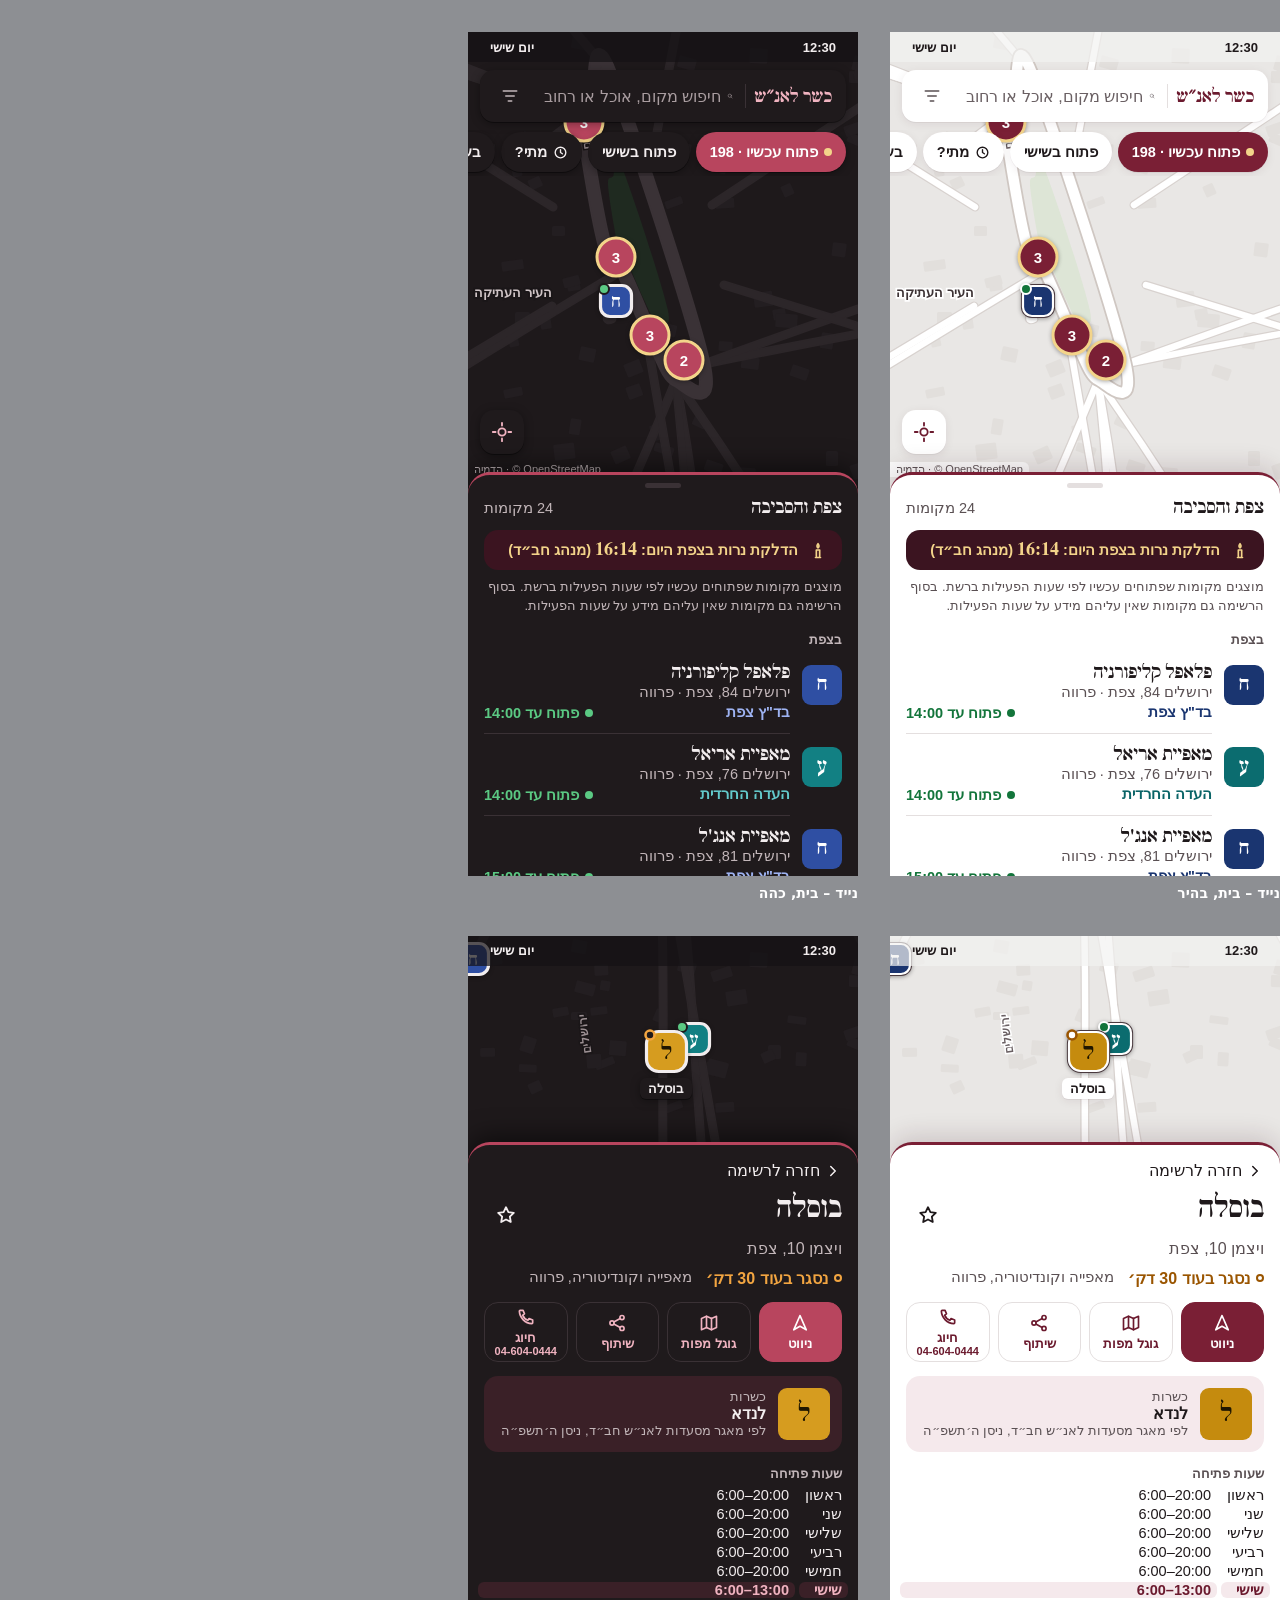
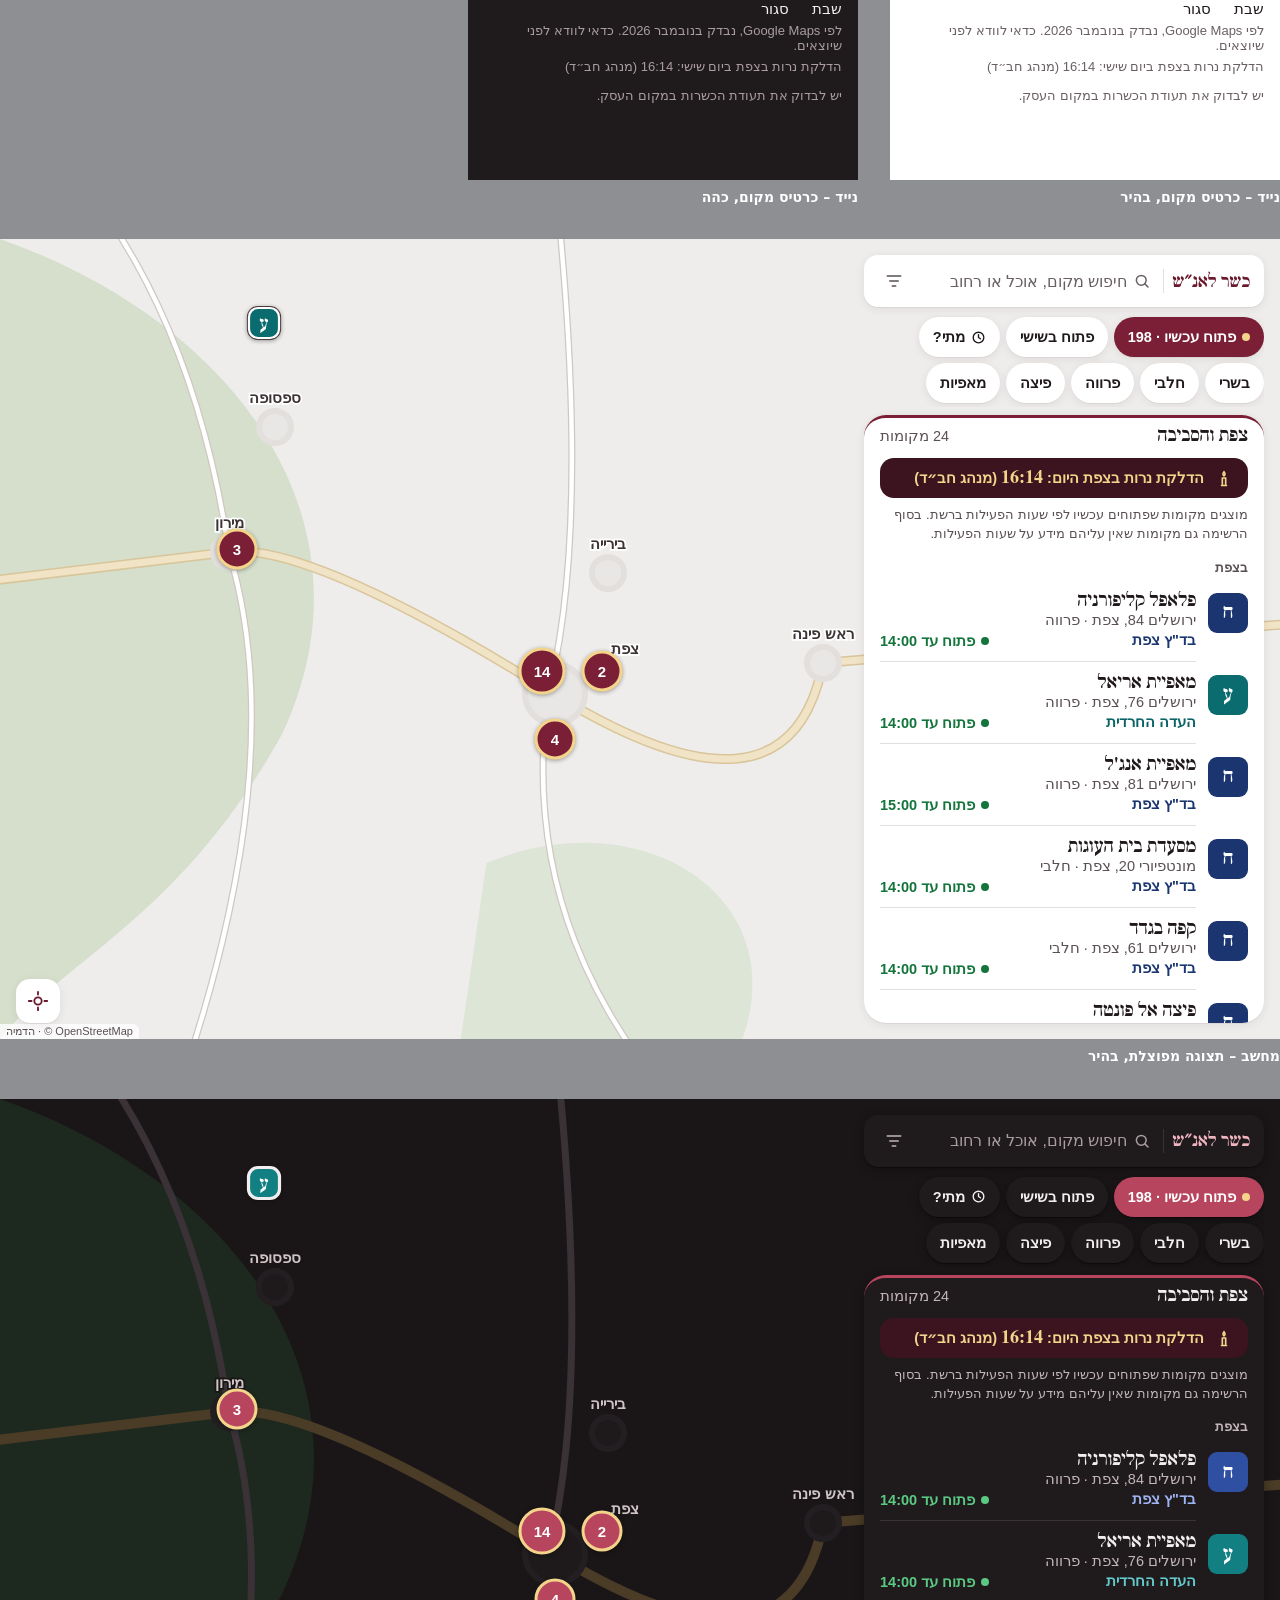
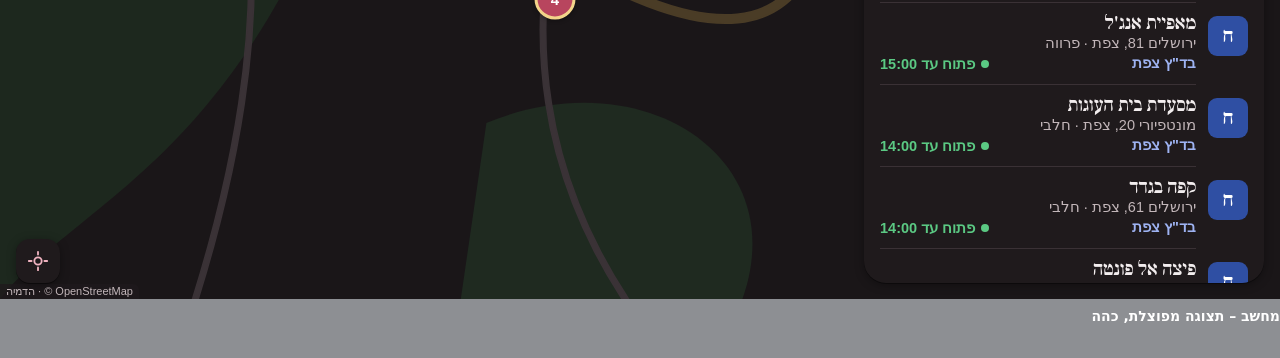
<file: docs/design/neirot/mock.html>
<!DOCTYPE html><html lang="he" dir="rtl"><head><meta charset="utf-8"><title>כשר לאנ״ש – כיוון נרות</title><meta name="viewport" content="width=device-width,initial-scale=1"><!-- S1-2 design proposal. Self-contained; intended fonts: Frank Ruhl Libre + Assistant (fall back to system fonts offline). Data: real places from data/places.json, status via src/logic.js statusAt at Fri 27.11.2026 12:30 Israel time. Map is a schematic drawing in the style colours, not real tiles. --><style>.f[data-theme=light]{--bg:#F3F2F1;--surface:#FFFFFF;--surface2:#F7F5F5;--line:#E4DFDF;--ink:#1F191B;--sub:#5A5053;--mut:#6A6063;--brand:#7A1F35;--brand-on:#FFFFFF;--brand-soft:#F5E9EC;--brand-ink:#6B1A2E;--band:#3B1420;--band-ink:#F3D48A;--open:#13753B;--soon:#9A5500;--closed:#B3261E;--noinfo:#5F5759;--k-chabad:#1A3570;--k-eda:#0B6C6F;--k-landa:#C58B0E;--k-products:#56606B;--k-chabad-on:#FFFFFF;--k-eda-on:#FFFFFF;--k-landa-on:#1F1600;--k-products-on:#56606B;--k-chabad-ink:#1A3570;--k-eda-ink:#0A6467;--k-landa-ink:#7E5600;--k-products-ink:#4F5964;--me:#2B7CFF;--ring:#FFFFFF;--mk-edge:#4A3A3F;--badge-edge:#FFFFFF;--m-land:#EEEDEB;--m-resid:#E9E7E5;--m-park:#DDE5D6;--m-wood:#D5DFCC;--m-water:#BFD0DA;--m-waterline:#A9C0CD;--m-building:#E2DFDC;--m-road:#FFFFFF;--m-casing:#D8D2CF;--m-major:#FFFFFF;--m-major-casing:#CFC7C2;--m-motorway:#F1E3C6;--m-motorway-casing:#D8C59A;--m-rail:#CFC9C6;--m-boundary:#B9AFAD;--m-label:#3D3335;--m-label-halo:#FFFFFF;--m-road-label:#6A6063;--m-water-label:#4F6B7A;--sh1:0 1px 0 rgba(58,20,32,.06),0 2px 10px rgba(58,20,32,.08);--sh2:0 -6px 24px rgba(58,20,32,.16);color-scheme:light}
.f[data-theme=dark]{--bg:#151214;--surface:#1F1A1C;--surface2:#282225;--line:#3A3135;--ink:#F2EDEE;--sub:#C2B6B9;--mut:#A99DA0;--brand:#B8455E;--brand-on:#FFFFFF;--brand-soft:#3A2027;--brand-ink:#F0B3C0;--band:#3B1420;--band-ink:#F3D48A;--open:#5BC983;--soon:#F2A541;--closed:#FF8F86;--noinfo:#B3A8AA;--k-chabad:#2F4FA3;--k-eda:#128083;--k-landa:#D69C1F;--k-products:#AEB6C0;--k-chabad-on:#FFFFFF;--k-eda-on:#FFFFFF;--k-landa-on:#1F1600;--k-products-on:#AEB6C0;--k-chabad-ink:#9EB3F2;--k-eda-ink:#63C9CB;--k-landa-ink:#E8B84A;--k-products-ink:#B8C0C9;--me:#4C94FF;--ring:#F2EDEE;--mk-edge:#F2EDEE;--badge-edge:#1F1A1C;--m-land:#1A1618;--m-resid:#1E1A1C;--m-park:#1F2A20;--m-wood:#1D281E;--m-water:#0E1C24;--m-waterline:#163040;--m-building:#231E21;--m-road:#2C2629;--m-casing:#2C2629;--m-major:#3A3236;--m-major-casing:#3A3236;--m-motorway:#4A3C26;--m-motorway-casing:#4A3C26;--m-rail:#332C2F;--m-boundary:#4D4246;--m-label:#CFC4C6;--m-label-halo:#1A1618;--m-road-label:#9C9093;--m-water-label:#7FA3B5;--sh1:0 1px 0 rgba(0,0,0,.4),0 2px 10px rgba(0,0,0,.35);--sh2:0 -6px 24px rgba(0,0,0,.5);color-scheme:dark}
:root{--fs-xs:12px;--fs-sm:13px;--fs-md:14.5px;--fs-base:16px;--fs-lg:18px;--fs-xl:24px;--fs-xxl:28px;--r-xs:6px;--r-sm:10px;--r-md:14px;--r-lg:22px;--r-pill:999px;--r-marker:9px;--s1:4px;--s2:8px;--s3:12px;--s4:16px;--s5:20px;--s6:24px;--s8:32px;--font-display:"Frank Ruhl Libre","FreeSerif","Liberation Serif",serif;--font-body:"Assistant","Liberation Sans",Arial,sans-serif}

*{box-sizing:border-box}
body{margin:0;background:#8d8f93;font-family:system-ui,sans-serif;direction:rtl;color:#111}
.gal{display:flex;flex-wrap:wrap;gap:32px;padding:32px;align-items:flex-start}
.gal figure{margin:0}.gal figcaption{font:600 14px/1.4 system-ui,sans-serif;color:#fff;margin-top:8px;max-width:390px}
.f{position:relative;overflow:hidden;background:var(--bg);color:var(--ink);font-family:var(--font-body);font-size:var(--fs-base);-webkit-font-smoothing:antialiased}
.f.phone{width:390px;height:844px;border-radius:0}
.f.desk{width:1280px;height:800px}
.f button{font:inherit;color:inherit}
.mapsvg{position:absolute;inset:0}
.mrl{font:600 12px var(--font-body);fill:var(--m-road-label);paint-order:stroke;stroke:var(--m-label-halo);stroke-width:3px}
.mpl{font:700 13px var(--font-body);fill:var(--m-label);paint-order:stroke;stroke:var(--m-label-halo);stroke-width:3.5px;text-anchor:middle}
.mpl.big{font-size:15px}
.mk{position:absolute;z-index:3;display:flex;align-items:center;gap:6px}
.mk.sel{z-index:6}
.mksvg{display:block;overflow:visible;filter:drop-shadow(0 1px 2px rgba(0,0,0,.35))}
.mkt{font-family:var(--font-display);font-weight:800}
.clt{font:800 15px var(--font-body)}
.mkl{background:var(--surface);color:var(--ink);font:700 var(--fs-sm) var(--font-body);padding:3px 8px;border-radius:var(--r-xs);box-shadow:var(--sh1);white-space:nowrap}
.attr{position:absolute;left:0;bottom:0;z-index:2;direction:ltr;font-size:11px;background:color-mix(in srgb,var(--surface) 80%,transparent);color:var(--sub);padding:1px 6px;border-radius:0 6px 0 0}
.phone .attr{bottom:auto;top:430px}
.osbar{position:absolute;top:0;left:0;right:0;height:30px;z-index:40;display:flex;justify-content:space-between;align-items:center;padding:0 22px;font:700 13px var(--font-body);color:var(--ink);background:color-mix(in srgb,var(--bg) 70%,transparent)}
.topbar{position:absolute;top:38px;right:12px;left:12px;z-index:30;display:flex;flex-direction:column;gap:8px}
.desk .topbar{right:16px;left:auto;width:400px;top:16px}
.sbar{display:flex;align-items:center;gap:4px;height:52px;background:var(--surface);border-radius:var(--r-md);box-shadow:var(--sh1);padding:0 6px 0 8px}
.brandmark{margin:0;font-family:var(--font-display);font-weight:800;font-size:17px;color:var(--brand-ink);padding:0 8px 0 4px;white-space:nowrap}
.sep{width:1px;height:24px;background:var(--line)}
.q{flex:1;display:flex;align-items:center;gap:6px;color:var(--mut);font-size:var(--fs-input,16px);padding:0 8px;white-space:nowrap;overflow:hidden}
.ibtn{width:44px;height:44px;display:grid;place-items:center;color:var(--sub)}
.chips{display:flex;gap:6px;overflow:hidden;margin:0 -12px;padding:2px 12px 4px}
.desk .chips{margin:0;padding-inline:0;flex-wrap:wrap}
.chip{flex:0 0 auto;height:40px;padding:0 14px;border-radius:var(--r-pill);background:var(--surface);box-shadow:var(--sh1);font-size:var(--fs-md);font-weight:600;display:flex;align-items:center;gap:6px;white-space:nowrap;color:var(--ink)}
.chip .d{width:8px;height:8px;border-radius:50%;background:var(--open)}
.fab{position:absolute;z-index:20;left:12px;top:378px;width:44px;height:44px;border-radius:var(--r-md);background:var(--surface);box-shadow:var(--sh1);display:grid;place-items:center;color:var(--brand-ink)}
.desk .fab{left:16px;top:auto;bottom:16px}
.sheet{position:absolute;left:0;right:0;bottom:0;z-index:25;background:var(--surface);border-radius:var(--r-lg) var(--r-lg) 0 0;box-shadow:var(--sh2);display:flex;flex-direction:column;overflow:hidden}
.sheet.half{top:440px}.sheet.card{top:206px}
.sheet.side{right:16px;left:auto;width:400px;top:176px;bottom:16px;border-radius:var(--r-lg);box-shadow:var(--sh1)}
.shead{padding:8px 16px 8px}
.grab{width:36px;height:5px;border-radius:3px;background:var(--line);margin:0 auto 10px}
.side .grab{display:none}
.stitle{display:flex;align-items:baseline;justify-content:space-between;gap:10px}
.stitle h2{margin:0;font-family:var(--font-display);font-size:var(--fs-lg);font-weight:700}
.stitle span{font-size:var(--fs-md);color:var(--sub)}
.sbody{flex:1;overflow:hidden}
.band{display:flex;align-items:center;gap:10px;margin:4px 16px 8px;padding:10px 14px;border-radius:var(--r-md);background:var(--band);color:var(--band-ink);font-size:var(--fs-md);font-weight:600}
.band .bt{font-family:var(--font-display);font-size:var(--fs-lg);font-weight:800}
.nw{white-space:nowrap}
.mk.sel{flex-direction:column;gap:3px}
.note{margin:0 16px 4px;font-size:var(--fs-sm);color:var(--sub);line-height:1.45}
.sec-h{font-size:var(--fs-sm);font-weight:700;color:var(--sub);padding:12px 16px 4px}
.item{display:flex;gap:12px;align-items:flex-start;width:100%;text-align:right;border:0;background:transparent;padding:12px 16px}
.bd{flex:1;min-width:0;display:flex;flex-direction:column}
.nm{font-weight:700;white-space:nowrap;overflow:hidden;text-overflow:ellipsis}
.l2{font-size:var(--fs-md);color:var(--sub);margin-top:1px;white-space:nowrap;overflow:hidden;text-overflow:ellipsis}
.kh{font-size:var(--fs-md);font-weight:600}
.k-chabad{color:var(--k-chabad-ink)}.k-eda{color:var(--k-eda-ink)}.k-landa{color:var(--k-landa-ink)}.k-products{color:var(--k-products-ink)}
.b-chabad{background:var(--k-chabad);color:var(--k-chabad-on)}.b-eda{background:var(--k-eda);color:var(--k-eda-on)}
.b-landa{background:var(--k-landa);color:var(--k-landa-on)}.b-products{background:var(--surface);color:var(--k-products);box-shadow:inset 0 0 0 2px var(--k-products)}
.st-y{color:var(--open)}.st-s{color:var(--soon)}.st-u{color:var(--noinfo)}.st-n{color:var(--closed)}
.det{padding:4px 16px 16px}
.back{display:flex;align-items:center;gap:4px;border:0;background:transparent;color:var(--sub);font-weight:600;padding:0;height:44px}
.hd{display:flex;align-items:flex-start;gap:8px}.hd h3{flex:1;margin:0;font-family:var(--font-display);font-size:var(--fs-xxl);font-weight:800;line-height:1.2}
.fav{width:44px;height:44px;border:0;background:transparent;display:grid;place-items:center;color:var(--sub)}
.addr{color:var(--sub);font-size:var(--fs-base);margin-top:2px}
.row{display:flex;gap:14px;flex-wrap:wrap;margin-top:8px;align-items:center;font-size:var(--fs-md)}
.meta{color:var(--sub)}
.acts{display:grid;grid-template-columns:repeat(4,1fr);gap:8px;margin:14px 0}
.acts a{height:60px;border-radius:var(--r-md);border:1px solid var(--line);background:var(--surface);display:flex;flex-direction:column;align-items:center;justify-content:center;gap:3px;color:var(--brand-ink);font-size:var(--fs-sm);font-weight:700;text-align:center}
.acts a.pri{background:var(--brand);border-color:var(--brand);color:var(--brand-on)}
.acts small{display:block;font-size:11px;direction:ltr;font-weight:600}
.kbox{display:flex;gap:12px;align-items:center;padding:12px;border-radius:var(--r-md);background:var(--surface2)}
.ks{flex:0 0 44px;height:44px;display:grid;place-items:center;font:800 20px var(--font-display);border-radius:var(--r-marker)}
.kt2{font-size:var(--fs-sm);color:var(--sub)}.kn{font-size:var(--fs-base);font-weight:700}.ksrc{font-size:var(--fs-sm);color:var(--sub)}
.dl{margin-top:14px}.dl h4{margin:0 0 6px;font-size:var(--fs-sm);color:var(--sub)}
.hrs{display:grid;grid-template-columns:auto 1fr;gap:3px 16px;font-size:var(--fs-md)}
.hrs .t{font-weight:700}
.hrs bdi{unicode-bidi:isolate;direction:ltr}
.src{font-size:var(--fs-sm);color:var(--mut);margin-top:6px}
.warn{font-size:var(--fs-sm);color:var(--mut);margin:14px 0 0}
.report-slot{height:0} /* reserved for the deferred "report a mistake" button – nothing shown */

.kt{flex:0 0 40px;height:40px;border-radius:var(--r-marker);display:grid;place-items:center;font:800 19px var(--font-display);margin-top:2px}
.kt.b-products{box-shadow:inset 0 0 0 2px var(--k-products)}
.item{padding:12px 16px;position:relative}
.item+.item::before{content:"";position:absolute;top:0;right:68px;left:16px;height:1px;background:var(--line)}
.nm{font-family:var(--font-display);font-size:18px;font-weight:700}
.l3{display:flex;justify-content:space-between;align-items:baseline;gap:10px;margin-top:2px}.l3 .kh{overflow:hidden;text-overflow:ellipsis;white-space:nowrap}
.stl{white-space:nowrap;display:inline-flex;align-items:center;gap:6px;font-weight:700;font-size:var(--fs-md);margin-top:3px}
.stl i{width:8px;height:8px;border-radius:50%;background:currentColor}
.stl.st-s i{background:transparent;box-shadow:inset 0 0 0 2px currentColor}
.stl.st-u i{background:transparent;box-shadow:inset 0 0 0 1.5px currentColor}
.stl.big{font-size:var(--fs-base)}
.chip.on{background:var(--brand);color:var(--brand-on)}
.chip.on .d{background:var(--band-ink)}
.band{border-radius:var(--r-md)}
.band svg{color:var(--band-ink)}
.kbox{background:var(--brand-soft)}
.kbox .ks{flex-basis:52px;height:52px;font-size:24px}
.hrs span.t{background:var(--brand-soft);color:var(--brand-ink);margin:0 -6px;padding:0 6px;border-radius:6px}
.sheet{border-top:3px solid var(--brand)}
.side.sheet{border-top-width:3px}
</style></head><body><div class="gal"><figure><div class="f phone" data-theme="light" id="neirot-home-light"><svg class="mapsvg" width="390" height="844" viewBox="0 0 390 844" aria-hidden="true"><rect width="390" height="844" fill="var(--m-land)"/><rect width="390" height="844" fill="var(--m-resid)" opacity=".9"/><path d="M0,464.20000000000005 C78.0,422.0 97.5,675.2 39.0,844 L0,844Z" fill="var(--m-wood)"/><path d="M150.7,217.5 C147.4,204.6 141.1,166.7 140.1,154.5 C139.2,142.3 142.9,147.7 145.2,144.3 C147.4,140.9 144.4,111.9 153.5,134.1 C162.6,156.2 194.2,252.1 199.7,277.3 C205.2,302.6 190.4,287.1 186.4,285.4 C182.4,283.7 180.1,276.1 175.7,267.1 C171.3,258.1 164.1,239.9 159.9,231.6 C155.8,223.3 154.0,230.3 150.7,217.5Z" fill="var(--m-park)"/><rect x="126" y="127" width="20" height="8" rx="1.5" fill="var(--m-building)" transform="rotate(-21 126 127)"/><rect x="320" y="79" width="19" height="8" rx="1.5" fill="var(--m-building)" transform="rotate(7 320 79)"/><rect x="84" y="73" width="16" height="9" rx="1.5" fill="var(--m-building)" transform="rotate(-10 84 73)"/><rect x="35" y="358" width="19" height="9" rx="1.5" fill="var(--m-building)" transform="rotate(-11 35 358)"/><rect x="246" y="492" width="10" height="14" rx="1.5" fill="var(--m-building)" transform="rotate(-22 246 492)"/><rect x="381" y="39" width="12" height="12" rx="1.5" fill="var(--m-building)" transform="rotate(1 381 39)"/><rect x="56" y="99" width="14" height="16" rx="1.5" fill="var(--m-building)" transform="rotate(18 56 99)"/><rect x="70" y="491" width="20" height="11" rx="1.5" fill="var(--m-building)" transform="rotate(-2 70 491)"/><rect x="38" y="601" width="19" height="8" rx="1.5" fill="var(--m-building)" transform="rotate(14 38 601)"/><rect x="80" y="574" width="16" height="13" rx="1.5" fill="var(--m-building)" transform="rotate(4 80 574)"/><rect x="228" y="382" width="14" height="11" rx="1.5" fill="var(--m-building)" transform="rotate(25 228 382)"/><rect x="70" y="658" width="11" height="12" rx="1.5" fill="var(--m-building)" transform="rotate(8 70 658)"/><rect x="193" y="290" width="17" height="12" rx="1.5" fill="var(--m-building)" transform="rotate(13 193 290)"/><rect x="382" y="100" width="16" height="10" rx="1.5" fill="var(--m-building)" transform="rotate(23 382 100)"/><rect x="133" y="788" width="16" height="8" rx="1.5" fill="var(--m-building)" transform="rotate(17 133 788)"/><rect x="30" y="471" width="22" height="13" rx="1.5" fill="var(--m-building)" transform="rotate(-4 30 471)"/><rect x="271" y="502" width="19" height="15" rx="1.5" fill="var(--m-building)" transform="rotate(-21 271 502)"/><rect x="328" y="797" width="17" height="9" rx="1.5" fill="var(--m-building)" transform="rotate(-22 328 797)"/><rect x="285" y="261" width="19" height="15" rx="1.5" fill="var(--m-building)" transform="rotate(-7 285 261)"/><rect x="279" y="749" width="15" height="8" rx="1.5" fill="var(--m-building)" transform="rotate(4 279 749)"/><rect x="139" y="516" width="17" height="8" rx="1.5" fill="var(--m-building)" transform="rotate(-12 139 516)"/><rect x="300" y="109" width="13" height="14" rx="1.5" fill="var(--m-building)" transform="rotate(0 300 109)"/><rect x="358" y="419" width="12" height="15" rx="1.5" fill="var(--m-building)" transform="rotate(0 358 419)"/><rect x="214" y="746" width="16" height="16" rx="1.5" fill="var(--m-building)" transform="rotate(-8 214 746)"/><rect x="275" y="833" width="20" height="14" rx="1.5" fill="var(--m-building)" transform="rotate(-11 275 833)"/><rect x="59" y="149" width="13" height="11" rx="1.5" fill="var(--m-building)" transform="rotate(-25 59 149)"/><rect x="189" y="497" width="14" height="12" rx="1.5" fill="var(--m-building)" transform="rotate(-25 189 497)"/><rect x="57" y="451" width="19" height="13" rx="1.5" fill="var(--m-building)" transform="rotate(-17 57 451)"/><rect x="269" y="435" width="19" height="8" rx="1.5" fill="var(--m-building)" transform="rotate(4 269 435)"/><rect x="351" y="658" width="20" height="16" rx="1.5" fill="var(--m-building)" transform="rotate(0 351 658)"/><rect x="155" y="333" width="17" height="14" rx="1.5" fill="var(--m-building)" transform="rotate(-22 155 333)"/><rect x="74" y="831" width="17" height="10" rx="1.5" fill="var(--m-building)" transform="rotate(-18 74 831)"/><rect x="133" y="44" width="10" height="10" rx="1.5" fill="var(--m-building)" transform="rotate(9 133 44)"/><rect x="40" y="307" width="10" height="9" rx="1.5" fill="var(--m-building)" transform="rotate(-12 40 307)"/><rect x="239" y="125" width="14" height="13" rx="1.5" fill="var(--m-building)" transform="rotate(13 239 125)"/><rect x="142" y="104" width="17" height="15" rx="1.5" fill="var(--m-building)" transform="rotate(5 142 104)"/><rect x="189" y="72" width="11" height="13" rx="1.5" fill="var(--m-building)" transform="rotate(22 189 72)"/><rect x="103" y="700" width="12" height="16" rx="1.5" fill="var(--m-building)" transform="rotate(-24 103 700)"/><rect x="80" y="804" width="15" height="10" rx="1.5" fill="var(--m-building)" transform="rotate(19 80 804)"/><rect x="212" y="23" width="18" height="12" rx="1.5" fill="var(--m-building)" transform="rotate(16 212 23)"/><rect x="337" y="588" width="14" height="16" rx="1.5" fill="var(--m-building)" transform="rotate(-2 337 588)"/><rect x="354" y="300" width="13" height="16" rx="1.5" fill="var(--m-building)" transform="rotate(9 354 300)"/><rect x="304" y="278" width="13" height="11" rx="1.5" fill="var(--m-building)" transform="rotate(-10 304 278)"/><rect x="319" y="624" width="13" height="11" rx="1.5" fill="var(--m-building)" transform="rotate(8 319 624)"/><rect x="192" y="617" width="10" height="12" rx="1.5" fill="var(--m-building)" transform="rotate(5 192 617)"/><rect x="101" y="584" width="15" height="15" rx="1.5" fill="var(--m-building)" transform="rotate(21 101 584)"/><rect x="385" y="806" width="15" height="9" rx="1.5" fill="var(--m-building)" transform="rotate(-11 385 806)"/><rect x="40" y="397" width="15" height="11" rx="1.5" fill="var(--m-building)" transform="rotate(5 40 397)"/><rect x="243" y="760" width="10" height="15" rx="1.5" fill="var(--m-building)" transform="rotate(16 243 760)"/><rect x="134" y="543" width="20" height="9" rx="1.5" fill="var(--m-building)" transform="rotate(-1 134 543)"/><rect x="305" y="633" width="17" height="10" rx="1.5" fill="var(--m-building)" transform="rotate(2 305 633)"/><rect x="308" y="281" width="22" height="14" rx="1.5" fill="var(--m-building)" transform="rotate(4 308 281)"/><rect x="157" y="799" width="21" height="10" rx="1.5" fill="var(--m-building)" transform="rotate(-15 157 799)"/><rect x="387" y="23" width="19" height="15" rx="1.5" fill="var(--m-building)" transform="rotate(16 387 23)"/><rect x="57" y="698" width="17" height="13" rx="1.5" fill="var(--m-building)" transform="rotate(-16 57 698)"/><rect x="214" y="111" width="10" height="9" rx="1.5" fill="var(--m-building)" transform="rotate(8 214 111)"/><rect x="292" y="118" width="13" height="11" rx="1.5" fill="var(--m-building)" transform="rotate(-24 292 118)"/><rect x="98" y="247" width="13" height="13" rx="1.5" fill="var(--m-building)" transform="rotate(-9 98 247)"/><rect x="212" y="704" width="10" height="13" rx="1.5" fill="var(--m-building)" transform="rotate(4 212 704)"/><rect x="258" y="688" width="18" height="14" rx="1.5" fill="var(--m-building)" transform="rotate(7 258 688)"/><rect x="51" y="128" width="18" height="8" rx="1.5" fill="var(--m-building)" transform="rotate(3 51 128)"/><rect x="303" y="514" width="22" height="10" rx="1.5" fill="var(--m-building)" transform="rotate(-14 303 514)"/><rect x="55" y="523" width="11" height="16" rx="1.5" fill="var(--m-building)" transform="rotate(-22 55 523)"/><rect x="127" y="437" width="18" height="15" rx="1.5" fill="var(--m-building)" transform="rotate(25 127 437)"/><rect x="303" y="745" width="10" height="11" rx="1.5" fill="var(--m-building)" transform="rotate(-13 303 745)"/><rect x="108" y="652" width="18" height="15" rx="1.5" fill="var(--m-building)" transform="rotate(10 108 652)"/><rect x="11" y="755" width="11" height="15" rx="1.5" fill="var(--m-building)" transform="rotate(-5 11 755)"/><rect x="239" y="427" width="18" height="11" rx="1.5" fill="var(--m-building)" transform="rotate(19 239 427)"/><rect x="108" y="429" width="22" height="15" rx="1.5" fill="var(--m-building)" transform="rotate(7 108 429)"/><rect x="367" y="590" width="14" height="16" rx="1.5" fill="var(--m-building)" transform="rotate(-13 367 590)"/><rect x="328" y="116" width="11" height="14" rx="1.5" fill="var(--m-building)" transform="rotate(3 328 116)"/><rect x="123" y="566" width="16" height="9" rx="1.5" fill="var(--m-building)" transform="rotate(-12 123 566)"/><rect x="261" y="662" width="22" height="10" rx="1.5" fill="var(--m-building)" transform="rotate(20 261 662)"/><rect x="251" y="309" width="14" height="10" rx="1.5" fill="var(--m-building)" transform="rotate(4 251 309)"/><rect x="86" y="804" width="16" height="15" rx="1.5" fill="var(--m-building)" transform="rotate(-15 86 804)"/><rect x="386" y="703" width="12" height="14" rx="1.5" fill="var(--m-building)" transform="rotate(7 386 703)"/><rect x="157" y="356" width="15" height="13" rx="1.5" fill="var(--m-building)" transform="rotate(-20 157 356)"/><rect x="282" y="16" width="18" height="15" rx="1.5" fill="var(--m-building)" transform="rotate(3 282 16)"/><rect x="274" y="324" width="18" height="12" rx="1.5" fill="var(--m-building)" transform="rotate(7 274 324)"/><rect x="375" y="95" width="22" height="11" rx="1.5" fill="var(--m-building)" transform="rotate(-19 375 95)"/><rect x="33" y="230" width="22" height="10" rx="1.5" fill="var(--m-building)" transform="rotate(-8 33 230)"/><rect x="295" y="692" width="20" height="12" rx="1.5" fill="var(--m-building)" transform="rotate(0 295 692)"/><rect x="58" y="776" width="19" height="15" rx="1.5" fill="var(--m-building)" transform="rotate(19 58 776)"/><rect x="312" y="155" width="11" height="12" rx="1.5" fill="var(--m-building)" transform="rotate(-24 312 155)"/><rect x="247" y="677" width="11" height="11" rx="1.5" fill="var(--m-building)" transform="rotate(-21 247 677)"/><rect x="103" y="103" width="10" height="13" rx="1.5" fill="var(--m-building)" transform="rotate(10 103 103)"/><rect x="163" y="773" width="19" height="10" rx="1.5" fill="var(--m-building)" transform="rotate(-23 163 773)"/><rect x="43" y="136" width="10" height="10" rx="1.5" fill="var(--m-building)" transform="rotate(-13 43 136)"/><rect x="364" y="531" width="18" height="11" rx="1.5" fill="var(--m-building)" transform="rotate(-7 364 531)"/><rect x="174" y="567" width="14" height="13" rx="1.5" fill="var(--m-building)" transform="rotate(-24 174 567)"/><rect x="388" y="31" width="10" height="16" rx="1.5" fill="var(--m-building)" transform="rotate(10 388 31)"/><rect x="381" y="434" width="13" height="15" rx="1.5" fill="var(--m-building)" transform="rotate(-19 381 434)"/><rect x="257" y="549" width="20" height="15" rx="1.5" fill="var(--m-building)" transform="rotate(9 257 549)"/><rect x="325" y="332" width="18" height="12" rx="1.5" fill="var(--m-building)" transform="rotate(19 325 332)"/><rect x="84" y="194" width="13" height="10" rx="1.5" fill="var(--m-building)" transform="rotate(0 84 194)"/><rect x="386" y="829" width="12" height="8" rx="1.5" fill="var(--m-building)" transform="rotate(-21 386 829)"/><rect x="244" y="743" width="16" height="10" rx="1.5" fill="var(--m-building)" transform="rotate(-22 244 743)"/><rect x="33" y="710" width="18" height="12" rx="1.5" fill="var(--m-building)" transform="rotate(13 33 710)"/><rect x="94" y="247" width="17" height="10" rx="1.5" fill="var(--m-building)" transform="rotate(-15 94 247)"/><rect x="105" y="3" width="15" height="13" rx="1.5" fill="var(--m-building)" transform="rotate(10 105 3)"/><rect x="126" y="29" width="14" height="11" rx="1.5" fill="var(--m-building)" transform="rotate(-3 126 29)"/><rect x="71" y="283" width="11" height="15" rx="1.5" fill="var(--m-building)" transform="rotate(-8 71 283)"/><rect x="196" y="170" width="18" height="8" rx="1.5" fill="var(--m-building)" transform="rotate(-20 196 170)"/><rect x="103" y="76" width="16" height="8" rx="1.5" fill="var(--m-building)" transform="rotate(0 103 76)"/><rect x="9" y="257" width="13" height="9" rx="1.5" fill="var(--m-building)" transform="rotate(12 9 257)"/><rect x="373" y="720" width="12" height="14" rx="1.5" fill="var(--m-building)" transform="rotate(23 373 720)"/><rect x="127" y="831" width="12" height="12" rx="1.5" fill="var(--m-building)" transform="rotate(21 127 831)"/><rect x="241" y="122" width="21" height="16" rx="1.5" fill="var(--m-building)" transform="rotate(15 241 122)"/><rect x="167" y="592" width="18" height="10" rx="1.5" fill="var(--m-building)" transform="rotate(8 167 592)"/><rect x="294" y="480" width="22" height="8" rx="1.5" fill="var(--m-building)" transform="rotate(18 294 480)"/><rect x="228" y="754" width="20" height="11" rx="1.5" fill="var(--m-building)" transform="rotate(-20 228 754)"/><rect x="12" y="112" width="15" height="9" rx="1.5" fill="var(--m-building)" transform="rotate(-1 12 112)"/><rect x="326" y="471" width="20" height="8" rx="1.5" fill="var(--m-building)" transform="rotate(15 326 471)"/><rect x="103" y="386" width="11" height="16" rx="1.5" fill="var(--m-building)" transform="rotate(9 103 386)"/><rect x="36" y="444" width="21" height="15" rx="1.5" fill="var(--m-building)" transform="rotate(-9 36 444)"/><rect x="316" y="714" width="13" height="11" rx="1.5" fill="var(--m-building)" transform="rotate(-11 316 714)"/><rect x="289" y="824" width="17" height="14" rx="1.5" fill="var(--m-building)" transform="rotate(-21 289 824)"/><rect x="187" y="577" width="22" height="8" rx="1.5" fill="var(--m-building)" transform="rotate(14 187 577)"/><rect x="247" y="167" width="19" height="10" rx="1.5" fill="var(--m-building)" transform="rotate(-4 247 167)"/><rect x="99" y="627" width="14" height="10" rx="1.5" fill="var(--m-building)" transform="rotate(-25 99 627)"/><rect x="188" y="410" width="20" height="9" rx="1.5" fill="var(--m-building)" transform="rotate(19 188 410)"/><rect x="85" y="413" width="21" height="16" rx="1.5" fill="var(--m-building)" transform="rotate(-7 85 413)"/><rect x="181" y="394" width="11" height="16" rx="1.5" fill="var(--m-building)" transform="rotate(-13 181 394)"/><rect x="122" y="72" width="17" height="8" rx="1.5" fill="var(--m-building)" transform="rotate(-7 122 72)"/><rect x="179" y="692" width="17" height="12" rx="1.5" fill="var(--m-building)" transform="rotate(-1 179 692)"/><rect x="82" y="798" width="13" height="9" rx="1.5" fill="var(--m-building)" transform="rotate(12 82 798)"/><rect x="35" y="631" width="14" height="13" rx="1.5" fill="var(--m-building)" transform="rotate(-17 35 631)"/><rect x="235" y="533" width="14" height="9" rx="1.5" fill="var(--m-building)" transform="rotate(20 235 533)"/><rect x="142" y="420" width="17" height="14" rx="1.5" fill="var(--m-building)" transform="rotate(-24 142 420)"/><rect x="62" y="802" width="20" height="15" rx="1.5" fill="var(--m-building)" transform="rotate(0 62 802)"/><rect x="118" y="119" width="15" height="14" rx="1.5" fill="var(--m-building)" transform="rotate(-5 118 119)"/><rect x="47" y="280" width="15" height="13" rx="1.5" fill="var(--m-building)" transform="rotate(0 47 280)"/><rect x="47" y="782" width="21" height="8" rx="1.5" fill="var(--m-building)" transform="rotate(22 47 782)"/><rect x="113" y="314" width="16" height="14" rx="1.5" fill="var(--m-building)" transform="rotate(12 113 314)"/><rect x="30" y="781" width="22" height="12" rx="1.5" fill="var(--m-building)" transform="rotate(-22 30 781)"/><rect x="109" y="44" width="20" height="12" rx="1.5" fill="var(--m-building)" transform="rotate(15 109 44)"/><rect x="365" y="210" width="14" height="14" rx="1.5" fill="var(--m-building)" transform="rotate(7 365 210)"/><path d="M155,238 Q163,246 148,269 T144,287" fill="none" stroke="var(--m-casing)" stroke-width="9" stroke-linecap="round"/><path d="M208,348 Q136,524 39,717 T-63,938" fill="none" stroke="var(--m-casing)" stroke-width="9" stroke-linecap="round"/><path d="M208,348 Q246,564 260,797 T292,1066" fill="none" stroke="var(--m-casing)" stroke-width="9" stroke-linecap="round"/><path d="M208,348 Q231,570 229,809 T242,1085" fill="none" stroke="var(--m-casing)" stroke-width="9" stroke-linecap="round"/><path d="M236,332 Q446,289 632,262 T869,221" fill="none" stroke="var(--m-casing)" stroke-width="9" stroke-linecap="round"/><path d="M114,81 Q-1047,-305 -2231,-676 T-3639,-1131" fill="none" stroke="var(--m-casing)" stroke-width="9" stroke-linecap="round"/><path d="M114,81 Q-1047,-307 -2232,-679 T-3640,-1135" fill="none" stroke="var(--m-casing)" stroke-width="9" stroke-linecap="round"/><path d="M114,81 Q-1147,-412 -2433,-890 T-3961,-1473" fill="none" stroke="var(--m-casing)" stroke-width="9" stroke-linecap="round"/><path d="M155,238 Q45,304 -88,386 T-234,474" fill="none" stroke="var(--m-casing)" stroke-width="9" stroke-linecap="round"/><path d="M114,81 Q118,80 98,95 T88,103" fill="none" stroke="var(--m-casing)" stroke-width="9" stroke-linecap="round"/><path d="M208,348 Q349,550 465,768 T619,1020" fill="none" stroke="var(--m-casing)" stroke-width="9" stroke-linecap="round"/><path d="M236,332 Q433,260 607,204 T830,127" fill="none" stroke="var(--m-casing)" stroke-width="9" stroke-linecap="round"/><path d="M141,40 Q-959,-1265 -2084,-2555 T-3419,-4112" fill="none" stroke="var(--m-casing)" stroke-width="9" stroke-linecap="round"/><path d="M256,253 L834,432" fill="none" stroke="var(--m-casing)" stroke-width="9" stroke-linecap="round"/><path d="M181,319 L284,915" fill="none" stroke="var(--m-casing)" stroke-width="9" stroke-linecap="round"/><path d="M84,274 L-435,586" fill="none" stroke="var(--m-casing)" stroke-width="9" stroke-linecap="round"/><path d="M85,175 L-429,-146" fill="none" stroke="var(--m-casing)" stroke-width="9" stroke-linecap="round"/><path d="M183,132 L296,-463" fill="none" stroke="var(--m-casing)" stroke-width="9" stroke-linecap="round"/><path d="M244,173 L749,-161" fill="none" stroke="var(--m-casing)" stroke-width="9" stroke-linecap="round"/><path d="M155,238 Q163,246 148,269 T144,287" fill="none" stroke="var(--m-road)" stroke-width="6.5" stroke-linecap="round"/><path d="M208,348 Q136,524 39,717 T-63,938" fill="none" stroke="var(--m-road)" stroke-width="6.5" stroke-linecap="round"/><path d="M208,348 Q246,564 260,797 T292,1066" fill="none" stroke="var(--m-road)" stroke-width="6.5" stroke-linecap="round"/><path d="M208,348 Q231,570 229,809 T242,1085" fill="none" stroke="var(--m-road)" stroke-width="6.5" stroke-linecap="round"/><path d="M236,332 Q446,289 632,262 T869,221" fill="none" stroke="var(--m-road)" stroke-width="6.5" stroke-linecap="round"/><path d="M114,81 Q-1047,-305 -2231,-676 T-3639,-1131" fill="none" stroke="var(--m-road)" stroke-width="6.5" stroke-linecap="round"/><path d="M114,81 Q-1047,-307 -2232,-679 T-3640,-1135" fill="none" stroke="var(--m-road)" stroke-width="6.5" stroke-linecap="round"/><path d="M114,81 Q-1147,-412 -2433,-890 T-3961,-1473" fill="none" stroke="var(--m-road)" stroke-width="6.5" stroke-linecap="round"/><path d="M155,238 Q45,304 -88,386 T-234,474" fill="none" stroke="var(--m-road)" stroke-width="6.5" stroke-linecap="round"/><path d="M114,81 Q118,80 98,95 T88,103" fill="none" stroke="var(--m-road)" stroke-width="6.5" stroke-linecap="round"/><path d="M208,348 Q349,550 465,768 T619,1020" fill="none" stroke="var(--m-road)" stroke-width="6.5" stroke-linecap="round"/><path d="M236,332 Q433,260 607,204 T830,127" fill="none" stroke="var(--m-road)" stroke-width="6.5" stroke-linecap="round"/><path d="M141,40 Q-959,-1265 -2084,-2555 T-3419,-4112" fill="none" stroke="var(--m-road)" stroke-width="6.5" stroke-linecap="round"/><path d="M256,253 L834,432" fill="none" stroke="var(--m-road)" stroke-width="6.5" stroke-linecap="round"/><path d="M181,319 L284,915" fill="none" stroke="var(--m-road)" stroke-width="6.5" stroke-linecap="round"/><path d="M84,274 L-435,586" fill="none" stroke="var(--m-road)" stroke-width="6.5" stroke-linecap="round"/><path d="M85,175 L-429,-146" fill="none" stroke="var(--m-road)" stroke-width="6.5" stroke-linecap="round"/><path d="M183,132 L296,-463" fill="none" stroke="var(--m-road)" stroke-width="6.5" stroke-linecap="round"/><path d="M244,173 L749,-161" fill="none" stroke="var(--m-road)" stroke-width="6.5" stroke-linecap="round"/><path id="ringroad" d="M135.8,209.7 C129.1,183.6 116.1,106.3 114.3,81.5 C112.4,56.7 119.9,67.6 124.5,60.7 C129.0,53.8 122.9,-5.3 141.4,39.9 C159.9,85.0 224.3,280.3 235.5,331.6 C246.7,383.0 216.6,351.5 208.4,348.0 C200.3,344.5 195.6,329.1 186.6,310.8 C177.7,292.5 163.0,255.3 154.5,238.5 C146.1,221.6 142.5,235.9 135.8,209.7Z" fill="none" stroke="var(--m-major-casing)" stroke-width="14"/><path d="M135.8,209.7 C129.1,183.6 116.1,106.3 114.3,81.5 C112.4,56.7 119.9,67.6 124.5,60.7 C129.0,53.8 122.9,-5.3 141.4,39.9 C159.9,85.0 224.3,280.3 235.5,331.6 C246.7,383.0 216.6,351.5 208.4,348.0 C200.3,344.5 195.6,329.1 186.6,310.8 C177.7,292.5 163.0,255.3 154.5,238.5 C146.1,221.6 142.5,235.9 135.8,209.7Z" fill="none" stroke="var(--m-major)" stroke-width="10.5"/><text class="mrl" dy="4"><textPath href="#ringroad" startOffset="18%">ירושלים</textPath></text><text class="mpl" x="45" y="265">העיר העתיקה</text></svg><div class="mk cl" style="left:194px;top:306px"><svg class="mksvg" width="44" height="44" viewBox="0 0 44 44" aria-hidden="true"><circle cx="22.0" cy="22.0" r="19" fill="var(--brand)" stroke="var(--band-ink)" stroke-width="3"/><text x="22.0" y="27.5" text-anchor="middle" class="clt" fill="var(--brand-on)">2</text></svg></div><div class="mk cl" style="left:160px;top:281px"><svg class="mksvg" width="44" height="44" viewBox="0 0 44 44" aria-hidden="true"><circle cx="22.0" cy="22.0" r="19" fill="var(--brand)" stroke="var(--band-ink)" stroke-width="3"/><text x="22.0" y="27.5" text-anchor="middle" class="clt" fill="var(--brand-on)">3</text></svg></div><div class="mk" style="left:129px;top:250px"><svg class="mksvg" width="38" height="38" viewBox="0 0 38 38" aria-hidden="true"><rect x="4" y="4" width="30" height="30" rx="9" fill="none" stroke="var(--mk-edge)" stroke-width="4.2"/><rect x="4" y="4" width="30" height="30" rx="9" fill="var(--k-chabad)" stroke="var(--ring)" stroke-width="2.2" /><text x="19.0" y="25.0" text-anchor="middle" class="mkt" font-size="17" fill="var(--k-chabad-on)">ח</text><circle cx="7" cy="7" r="5" fill="var(--open)" stroke="var(--badge-edge)" stroke-width="2"/></svg></div><div class="mk cl" style="left:126px;top:203px"><svg class="mksvg" width="44" height="44" viewBox="0 0 44 44" aria-hidden="true"><circle cx="22.0" cy="22.0" r="19" fill="var(--brand)" stroke="var(--band-ink)" stroke-width="3"/><text x="22.0" y="27.5" text-anchor="middle" class="clt" fill="var(--brand-on)">3</text></svg></div><div class="mk" style="left:20px;top:698px"><svg class="mksvg" width="38" height="38" viewBox="0 0 38 38" aria-hidden="true"><rect x="4" y="4" width="30" height="30" rx="9" fill="none" stroke="var(--mk-edge)" stroke-width="4.2"/><rect x="4" y="4" width="30" height="30" rx="9" fill="var(--k-chabad)" stroke="var(--ring)" stroke-width="2.2" /><text x="19.0" y="25.0" text-anchor="middle" class="mkt" font-size="17" fill="var(--k-chabad-on)">ח</text><circle cx="7" cy="7" r="5" fill="var(--open)" stroke="var(--badge-edge)" stroke-width="2"/></svg></div><div class="mk" style="left:241px;top:778px"><svg class="mksvg" width="38" height="38" viewBox="0 0 38 38" aria-hidden="true"><rect x="4" y="4" width="30" height="30" rx="9" fill="none" stroke="var(--mk-edge)" stroke-width="4.2"/><rect x="4" y="4" width="30" height="30" rx="9" fill="var(--k-eda)" stroke="var(--ring)" stroke-width="2.2" /><text x="19.0" y="25.0" text-anchor="middle" class="mkt" font-size="17" fill="var(--k-eda-on)">ע</text><circle cx="7" cy="7" r="5" fill="var(--open)" stroke="var(--badge-edge)" stroke-width="2"/></svg></div><div class="mk" style="left:210px;top:790px"><svg class="mksvg" width="38" height="38" viewBox="0 0 38 38" aria-hidden="true"><rect x="4" y="4" width="30" height="30" rx="9" fill="none" stroke="var(--mk-edge)" stroke-width="4.2"/><rect x="4" y="4" width="30" height="30" rx="9" fill="var(--k-landa)" stroke="var(--ring)" stroke-width="2.2" /><text x="19.0" y="25.0" text-anchor="middle" class="mkt" font-size="17" fill="var(--k-landa-on)">ל</text><circle cx="7" cy="7" r="4.5" fill="var(--badge-edge)" stroke="var(--soon)" stroke-width="2.6"/></svg></div><div class="mk cl" style="left:94px;top:68px"><svg class="mksvg" width="44" height="44" viewBox="0 0 44 44" aria-hidden="true"><circle cx="22.0" cy="22.0" r="19" fill="var(--brand)" stroke="var(--band-ink)" stroke-width="3"/><text x="22.0" y="27.5" text-anchor="middle" class="clt" fill="var(--brand-on)">3</text></svg></div><div class="mk" style="left:125px;top:41px"><svg class="mksvg" width="38" height="38" viewBox="0 0 38 38" aria-hidden="true"><rect x="4" y="4" width="30" height="30" rx="9" fill="none" stroke="var(--mk-edge)" stroke-width="4.2"/><rect x="4" y="4" width="30" height="30" rx="9" fill="var(--k-eda)" stroke="var(--ring)" stroke-width="2.2" /><text x="19.0" y="25.0" text-anchor="middle" class="mkt" font-size="17" fill="var(--k-eda-on)">ע</text><circle cx="7" cy="7" r="5" fill="var(--open)" stroke="var(--badge-edge)" stroke-width="2"/></svg></div><div class="mk" style="left:613px;top:243px"><svg class="mksvg" width="38" height="38" viewBox="0 0 38 38" aria-hidden="true"><rect x="4" y="4" width="30" height="30" rx="9" fill="none" stroke="var(--mk-edge)" stroke-width="4.2"/><rect x="4" y="4" width="30" height="30" rx="9" fill="var(--k-chabad)" stroke="var(--ring)" stroke-width="2.2" /><text x="19.0" y="25.0" text-anchor="middle" class="mkt" font-size="17" fill="var(--k-chabad-on)">ח</text><circle cx="7" cy="7" r="5" fill="var(--open)" stroke="var(--badge-edge)" stroke-width="2"/></svg></div><div class="mk cl" style="left:-2254px;top:-700px"><svg class="mksvg" width="44" height="44" viewBox="0 0 44 44" aria-hidden="true"><circle cx="22.0" cy="22.0" r="19" fill="var(--brand)" stroke="var(--band-ink)" stroke-width="3"/><text x="22.0" y="27.5" text-anchor="middle" class="clt" fill="var(--brand-on)">2</text></svg></div><div class="mk" style="left:-2452px;top:-909px"><svg class="mksvg" width="38" height="38" viewBox="0 0 38 38" aria-hidden="true"><rect x="4" y="4" width="30" height="30" rx="9" fill="none" stroke="var(--mk-edge)" stroke-width="4.2"/><rect x="4" y="4" width="30" height="30" rx="9" fill="var(--k-eda)" stroke="var(--ring)" stroke-width="2.2" /><text x="19.0" y="25.0" text-anchor="middle" class="mkt" font-size="17" fill="var(--k-eda-on)">ע</text><circle cx="7" cy="7" r="5" fill="var(--open)" stroke="var(--badge-edge)" stroke-width="2"/></svg></div><div class="mk" style="left:-107px;top:367px"><svg class="mksvg" width="38" height="38" viewBox="0 0 38 38" aria-hidden="true"><rect x="4" y="4" width="30" height="30" rx="9" fill="none" stroke="var(--mk-edge)" stroke-width="4.2"/><rect x="4" y="4" width="30" height="30" rx="9" fill="var(--surface)" stroke="var(--k-eda)" stroke-width="2.2" stroke-dasharray="4 3"/><text x="19.0" y="25.0" text-anchor="middle" class="mkt" font-size="17" fill="var(--k-eda)">ע</text></svg></div><div class="mk" style="left:446px;top:749px"><svg class="mksvg" width="38" height="38" viewBox="0 0 38 38" aria-hidden="true"><rect x="4" y="4" width="30" height="30" rx="9" fill="none" stroke="var(--mk-edge)" stroke-width="4.2"/><rect x="4" y="4" width="30" height="30" rx="9" fill="var(--k-chabad)" stroke="var(--ring)" stroke-width="2.2" /><text x="19.0" y="25.0" text-anchor="middle" class="mkt" font-size="17" fill="var(--k-chabad-on)">ח</text></svg></div><div class="mk" style="left:588px;top:185px"><svg class="mksvg" width="38" height="38" viewBox="0 0 38 38" aria-hidden="true"><rect x="4" y="4" width="30" height="30" rx="9" fill="none" stroke="var(--mk-edge)" stroke-width="4.2"/><rect x="4" y="4" width="30" height="30" rx="9" fill="var(--k-eda)" stroke="var(--ring)" stroke-width="2.2" /><text x="19.0" y="25.0" text-anchor="middle" class="mkt" font-size="17" fill="var(--k-eda-on)">ע</text></svg></div><div class="mk" style="left:-2103px;top:-2574px"><svg class="mksvg" width="38" height="38" viewBox="0 0 38 38" aria-hidden="true"><rect x="4" y="4" width="30" height="30" rx="9" fill="none" stroke="var(--mk-edge)" stroke-width="4.2"/><rect x="4" y="4" width="30" height="30" rx="9" fill="var(--k-eda)" stroke="var(--ring)" stroke-width="2.2" /><text x="19.0" y="25.0" text-anchor="middle" class="mkt" font-size="17" fill="var(--k-eda-on)">ע</text></svg></div><div class="attr">הדמיה · © OpenStreetMap</div><div class="osbar"><span>12:30</span><span>יום שישי</span></div><div class="topbar"><div class="sbar"><h1 class="brandmark">כשר לאנ״ש</h1><span class="sep"></span><span class="q"><svg width="18" height="18" viewBox="0 0 24 24" fill="none" stroke="currentColor" stroke-width="2" stroke-linecap="round" stroke-linejoin="round" aria-hidden="true"><circle cx="11" cy="11" r="6.5"/><path d="m20 20-4.2-4.2"/></svg>חיפוש מקום, אוכל או רחוב</span><span class="ibtn"><svg width="20" height="20" viewBox="0 0 24 24" fill="none" stroke="currentColor" stroke-width="2" stroke-linecap="round" stroke-linejoin="round" aria-hidden="true"><path d="M4 6h16M7 12h10M10 18h4"/></svg></span></div><div class="chips"><span class="chip on"><span class="d"></span>פתוח עכשיו · 198</span><span class="chip ">פתוח בשישי</span><span class="chip "><svg width="15" height="15" viewBox="0 0 24 24" fill="none" stroke="currentColor" stroke-width="2.2" stroke-linecap="round" stroke-linejoin="round" aria-hidden="true"><circle cx="12" cy="12" r="8.5"/><path d="M12 7.5V12l3 2"/></svg>מתי?</span><span class="chip ">בשרי</span><span class="chip ">חלבי</span><span class="chip ">פרווה</span><span class="chip ">פיצה</span><span class="chip ">מאפיות</span></div></div><span class="fab"><svg width="22" height="22" viewBox="0 0 24 24" fill="none" stroke="currentColor" stroke-width="2" stroke-linecap="round" stroke-linejoin="round" aria-hidden="true"><circle cx="12" cy="12" r="4"/><path d="M12 2v3M12 19v3M2 12h3M19 12h3"/></svg></span><section class="sheet half"><div class="shead"><div class="grab"></div><div class="stitle"><h2>צפת והסביבה</h2><span>24 מקומות</span></div></div><div class="sbody"><div class="band"><svg width="20" height="20" viewBox="0 0 24 24" fill="none" stroke="currentColor" stroke-width="2" stroke-linecap="round" stroke-linejoin="round" aria-hidden="true"><path d="M9 21h6M10 21v-9h4v9"/><path d="M12 9.5c-1.6-1.2-1.6-3 0-5 1.6 2 1.6 3.8 0 5z"/></svg><span>הדלקת נרות בצפת היום: <b class="bt">16:14</b> <span class="nw">(מנהג חב״ד)</span></span></div><div class="note">מוצגים מקומות שפתוחים עכשיו לפי שעות הפעילות ברשת. בסוף הרשימה גם מקומות שאין עליהם מידע על שעות הפעילות.</div><div class="sec-h">בצפת</div><button class="item"><span class="kt b-chabad">ח</span><span class="bd"><span class="nm">פלאפל קליפורניה</span><span class="l2">ירושלים 84, צפת · פרווה</span><span class="l3"><span class="kh k-chabad">בד&quot;ץ צפת</span><span class="stl st-y"><i></i>פתוח עד 14:00</span></span></span></button><button class="item"><span class="kt b-eda">ע</span><span class="bd"><span class="nm">מאפיית אריאל</span><span class="l2">ירושלים 76, צפת · פרווה</span><span class="l3"><span class="kh k-eda">העדה החרדית</span><span class="stl st-y"><i></i>פתוח עד 14:00</span></span></span></button><button class="item"><span class="kt b-chabad">ח</span><span class="bd"><span class="nm">מאפיית אנג&#x27;ל</span><span class="l2">ירושלים 81, צפת · פרווה</span><span class="l3"><span class="kh k-chabad">בד&quot;ץ צפת</span><span class="stl st-y"><i></i>פתוח עד 15:00</span></span></span></button><button class="item"><span class="kt b-chabad">ח</span><span class="bd"><span class="nm">מסעדת בית העוגות</span><span class="l2">מונטפיורי 20, צפת · חלבי</span><span class="l3"><span class="kh k-chabad">בד&quot;ץ צפת</span><span class="stl st-y"><i></i>פתוח עד 14:00</span></span></span></button></div></section></div><figcaption>נייד – בית, בהיר</figcaption></figure><figure><div class="f phone" data-theme="dark" id="neirot-home-dark"><svg class="mapsvg" width="390" height="844" viewBox="0 0 390 844" aria-hidden="true"><rect width="390" height="844" fill="var(--m-land)"/><rect width="390" height="844" fill="var(--m-resid)" opacity=".9"/><path d="M0,464.20000000000005 C78.0,422.0 97.5,675.2 39.0,844 L0,844Z" fill="var(--m-wood)"/><path d="M150.7,217.5 C147.4,204.6 141.1,166.7 140.1,154.5 C139.2,142.3 142.9,147.7 145.2,144.3 C147.4,140.9 144.4,111.9 153.5,134.1 C162.6,156.2 194.2,252.1 199.7,277.3 C205.2,302.6 190.4,287.1 186.4,285.4 C182.4,283.7 180.1,276.1 175.7,267.1 C171.3,258.1 164.1,239.9 159.9,231.6 C155.8,223.3 154.0,230.3 150.7,217.5Z" fill="var(--m-park)"/><rect x="126" y="127" width="20" height="8" rx="1.5" fill="var(--m-building)" transform="rotate(-21 126 127)"/><rect x="320" y="79" width="19" height="8" rx="1.5" fill="var(--m-building)" transform="rotate(7 320 79)"/><rect x="84" y="73" width="16" height="9" rx="1.5" fill="var(--m-building)" transform="rotate(-10 84 73)"/><rect x="35" y="358" width="19" height="9" rx="1.5" fill="var(--m-building)" transform="rotate(-11 35 358)"/><rect x="246" y="492" width="10" height="14" rx="1.5" fill="var(--m-building)" transform="rotate(-22 246 492)"/><rect x="381" y="39" width="12" height="12" rx="1.5" fill="var(--m-building)" transform="rotate(1 381 39)"/><rect x="56" y="99" width="14" height="16" rx="1.5" fill="var(--m-building)" transform="rotate(18 56 99)"/><rect x="70" y="491" width="20" height="11" rx="1.5" fill="var(--m-building)" transform="rotate(-2 70 491)"/><rect x="38" y="601" width="19" height="8" rx="1.5" fill="var(--m-building)" transform="rotate(14 38 601)"/><rect x="80" y="574" width="16" height="13" rx="1.5" fill="var(--m-building)" transform="rotate(4 80 574)"/><rect x="228" y="382" width="14" height="11" rx="1.5" fill="var(--m-building)" transform="rotate(25 228 382)"/><rect x="70" y="658" width="11" height="12" rx="1.5" fill="var(--m-building)" transform="rotate(8 70 658)"/><rect x="193" y="290" width="17" height="12" rx="1.5" fill="var(--m-building)" transform="rotate(13 193 290)"/><rect x="382" y="100" width="16" height="10" rx="1.5" fill="var(--m-building)" transform="rotate(23 382 100)"/><rect x="133" y="788" width="16" height="8" rx="1.5" fill="var(--m-building)" transform="rotate(17 133 788)"/><rect x="30" y="471" width="22" height="13" rx="1.5" fill="var(--m-building)" transform="rotate(-4 30 471)"/><rect x="271" y="502" width="19" height="15" rx="1.5" fill="var(--m-building)" transform="rotate(-21 271 502)"/><rect x="328" y="797" width="17" height="9" rx="1.5" fill="var(--m-building)" transform="rotate(-22 328 797)"/><rect x="285" y="261" width="19" height="15" rx="1.5" fill="var(--m-building)" transform="rotate(-7 285 261)"/><rect x="279" y="749" width="15" height="8" rx="1.5" fill="var(--m-building)" transform="rotate(4 279 749)"/><rect x="139" y="516" width="17" height="8" rx="1.5" fill="var(--m-building)" transform="rotate(-12 139 516)"/><rect x="300" y="109" width="13" height="14" rx="1.5" fill="var(--m-building)" transform="rotate(0 300 109)"/><rect x="358" y="419" width="12" height="15" rx="1.5" fill="var(--m-building)" transform="rotate(0 358 419)"/><rect x="214" y="746" width="16" height="16" rx="1.5" fill="var(--m-building)" transform="rotate(-8 214 746)"/><rect x="275" y="833" width="20" height="14" rx="1.5" fill="var(--m-building)" transform="rotate(-11 275 833)"/><rect x="59" y="149" width="13" height="11" rx="1.5" fill="var(--m-building)" transform="rotate(-25 59 149)"/><rect x="189" y="497" width="14" height="12" rx="1.5" fill="var(--m-building)" transform="rotate(-25 189 497)"/><rect x="57" y="451" width="19" height="13" rx="1.5" fill="var(--m-building)" transform="rotate(-17 57 451)"/><rect x="269" y="435" width="19" height="8" rx="1.5" fill="var(--m-building)" transform="rotate(4 269 435)"/><rect x="351" y="658" width="20" height="16" rx="1.5" fill="var(--m-building)" transform="rotate(0 351 658)"/><rect x="155" y="333" width="17" height="14" rx="1.5" fill="var(--m-building)" transform="rotate(-22 155 333)"/><rect x="74" y="831" width="17" height="10" rx="1.5" fill="var(--m-building)" transform="rotate(-18 74 831)"/><rect x="133" y="44" width="10" height="10" rx="1.5" fill="var(--m-building)" transform="rotate(9 133 44)"/><rect x="40" y="307" width="10" height="9" rx="1.5" fill="var(--m-building)" transform="rotate(-12 40 307)"/><rect x="239" y="125" width="14" height="13" rx="1.5" fill="var(--m-building)" transform="rotate(13 239 125)"/><rect x="142" y="104" width="17" height="15" rx="1.5" fill="var(--m-building)" transform="rotate(5 142 104)"/><rect x="189" y="72" width="11" height="13" rx="1.5" fill="var(--m-building)" transform="rotate(22 189 72)"/><rect x="103" y="700" width="12" height="16" rx="1.5" fill="var(--m-building)" transform="rotate(-24 103 700)"/><rect x="80" y="804" width="15" height="10" rx="1.5" fill="var(--m-building)" transform="rotate(19 80 804)"/><rect x="212" y="23" width="18" height="12" rx="1.5" fill="var(--m-building)" transform="rotate(16 212 23)"/><rect x="337" y="588" width="14" height="16" rx="1.5" fill="var(--m-building)" transform="rotate(-2 337 588)"/><rect x="354" y="300" width="13" height="16" rx="1.5" fill="var(--m-building)" transform="rotate(9 354 300)"/><rect x="304" y="278" width="13" height="11" rx="1.5" fill="var(--m-building)" transform="rotate(-10 304 278)"/><rect x="319" y="624" width="13" height="11" rx="1.5" fill="var(--m-building)" transform="rotate(8 319 624)"/><rect x="192" y="617" width="10" height="12" rx="1.5" fill="var(--m-building)" transform="rotate(5 192 617)"/><rect x="101" y="584" width="15" height="15" rx="1.5" fill="var(--m-building)" transform="rotate(21 101 584)"/><rect x="385" y="806" width="15" height="9" rx="1.5" fill="var(--m-building)" transform="rotate(-11 385 806)"/><rect x="40" y="397" width="15" height="11" rx="1.5" fill="var(--m-building)" transform="rotate(5 40 397)"/><rect x="243" y="760" width="10" height="15" rx="1.5" fill="var(--m-building)" transform="rotate(16 243 760)"/><rect x="134" y="543" width="20" height="9" rx="1.5" fill="var(--m-building)" transform="rotate(-1 134 543)"/><rect x="305" y="633" width="17" height="10" rx="1.5" fill="var(--m-building)" transform="rotate(2 305 633)"/><rect x="308" y="281" width="22" height="14" rx="1.5" fill="var(--m-building)" transform="rotate(4 308 281)"/><rect x="157" y="799" width="21" height="10" rx="1.5" fill="var(--m-building)" transform="rotate(-15 157 799)"/><rect x="387" y="23" width="19" height="15" rx="1.5" fill="var(--m-building)" transform="rotate(16 387 23)"/><rect x="57" y="698" width="17" height="13" rx="1.5" fill="var(--m-building)" transform="rotate(-16 57 698)"/><rect x="214" y="111" width="10" height="9" rx="1.5" fill="var(--m-building)" transform="rotate(8 214 111)"/><rect x="292" y="118" width="13" height="11" rx="1.5" fill="var(--m-building)" transform="rotate(-24 292 118)"/><rect x="98" y="247" width="13" height="13" rx="1.5" fill="var(--m-building)" transform="rotate(-9 98 247)"/><rect x="212" y="704" width="10" height="13" rx="1.5" fill="var(--m-building)" transform="rotate(4 212 704)"/><rect x="258" y="688" width="18" height="14" rx="1.5" fill="var(--m-building)" transform="rotate(7 258 688)"/><rect x="51" y="128" width="18" height="8" rx="1.5" fill="var(--m-building)" transform="rotate(3 51 128)"/><rect x="303" y="514" width="22" height="10" rx="1.5" fill="var(--m-building)" transform="rotate(-14 303 514)"/><rect x="55" y="523" width="11" height="16" rx="1.5" fill="var(--m-building)" transform="rotate(-22 55 523)"/><rect x="127" y="437" width="18" height="15" rx="1.5" fill="var(--m-building)" transform="rotate(25 127 437)"/><rect x="303" y="745" width="10" height="11" rx="1.5" fill="var(--m-building)" transform="rotate(-13 303 745)"/><rect x="108" y="652" width="18" height="15" rx="1.5" fill="var(--m-building)" transform="rotate(10 108 652)"/><rect x="11" y="755" width="11" height="15" rx="1.5" fill="var(--m-building)" transform="rotate(-5 11 755)"/><rect x="239" y="427" width="18" height="11" rx="1.5" fill="var(--m-building)" transform="rotate(19 239 427)"/><rect x="108" y="429" width="22" height="15" rx="1.5" fill="var(--m-building)" transform="rotate(7 108 429)"/><rect x="367" y="590" width="14" height="16" rx="1.5" fill="var(--m-building)" transform="rotate(-13 367 590)"/><rect x="328" y="116" width="11" height="14" rx="1.5" fill="var(--m-building)" transform="rotate(3 328 116)"/><rect x="123" y="566" width="16" height="9" rx="1.5" fill="var(--m-building)" transform="rotate(-12 123 566)"/><rect x="261" y="662" width="22" height="10" rx="1.5" fill="var(--m-building)" transform="rotate(20 261 662)"/><rect x="251" y="309" width="14" height="10" rx="1.5" fill="var(--m-building)" transform="rotate(4 251 309)"/><rect x="86" y="804" width="16" height="15" rx="1.5" fill="var(--m-building)" transform="rotate(-15 86 804)"/><rect x="386" y="703" width="12" height="14" rx="1.5" fill="var(--m-building)" transform="rotate(7 386 703)"/><rect x="157" y="356" width="15" height="13" rx="1.5" fill="var(--m-building)" transform="rotate(-20 157 356)"/><rect x="282" y="16" width="18" height="15" rx="1.5" fill="var(--m-building)" transform="rotate(3 282 16)"/><rect x="274" y="324" width="18" height="12" rx="1.5" fill="var(--m-building)" transform="rotate(7 274 324)"/><rect x="375" y="95" width="22" height="11" rx="1.5" fill="var(--m-building)" transform="rotate(-19 375 95)"/><rect x="33" y="230" width="22" height="10" rx="1.5" fill="var(--m-building)" transform="rotate(-8 33 230)"/><rect x="295" y="692" width="20" height="12" rx="1.5" fill="var(--m-building)" transform="rotate(0 295 692)"/><rect x="58" y="776" width="19" height="15" rx="1.5" fill="var(--m-building)" transform="rotate(19 58 776)"/><rect x="312" y="155" width="11" height="12" rx="1.5" fill="var(--m-building)" transform="rotate(-24 312 155)"/><rect x="247" y="677" width="11" height="11" rx="1.5" fill="var(--m-building)" transform="rotate(-21 247 677)"/><rect x="103" y="103" width="10" height="13" rx="1.5" fill="var(--m-building)" transform="rotate(10 103 103)"/><rect x="163" y="773" width="19" height="10" rx="1.5" fill="var(--m-building)" transform="rotate(-23 163 773)"/><rect x="43" y="136" width="10" height="10" rx="1.5" fill="var(--m-building)" transform="rotate(-13 43 136)"/><rect x="364" y="531" width="18" height="11" rx="1.5" fill="var(--m-building)" transform="rotate(-7 364 531)"/><rect x="174" y="567" width="14" height="13" rx="1.5" fill="var(--m-building)" transform="rotate(-24 174 567)"/><rect x="388" y="31" width="10" height="16" rx="1.5" fill="var(--m-building)" transform="rotate(10 388 31)"/><rect x="381" y="434" width="13" height="15" rx="1.5" fill="var(--m-building)" transform="rotate(-19 381 434)"/><rect x="257" y="549" width="20" height="15" rx="1.5" fill="var(--m-building)" transform="rotate(9 257 549)"/><rect x="325" y="332" width="18" height="12" rx="1.5" fill="var(--m-building)" transform="rotate(19 325 332)"/><rect x="84" y="194" width="13" height="10" rx="1.5" fill="var(--m-building)" transform="rotate(0 84 194)"/><rect x="386" y="829" width="12" height="8" rx="1.5" fill="var(--m-building)" transform="rotate(-21 386 829)"/><rect x="244" y="743" width="16" height="10" rx="1.5" fill="var(--m-building)" transform="rotate(-22 244 743)"/><rect x="33" y="710" width="18" height="12" rx="1.5" fill="var(--m-building)" transform="rotate(13 33 710)"/><rect x="94" y="247" width="17" height="10" rx="1.5" fill="var(--m-building)" transform="rotate(-15 94 247)"/><rect x="105" y="3" width="15" height="13" rx="1.5" fill="var(--m-building)" transform="rotate(10 105 3)"/><rect x="126" y="29" width="14" height="11" rx="1.5" fill="var(--m-building)" transform="rotate(-3 126 29)"/><rect x="71" y="283" width="11" height="15" rx="1.5" fill="var(--m-building)" transform="rotate(-8 71 283)"/><rect x="196" y="170" width="18" height="8" rx="1.5" fill="var(--m-building)" transform="rotate(-20 196 170)"/><rect x="103" y="76" width="16" height="8" rx="1.5" fill="var(--m-building)" transform="rotate(0 103 76)"/><rect x="9" y="257" width="13" height="9" rx="1.5" fill="var(--m-building)" transform="rotate(12 9 257)"/><rect x="373" y="720" width="12" height="14" rx="1.5" fill="var(--m-building)" transform="rotate(23 373 720)"/><rect x="127" y="831" width="12" height="12" rx="1.5" fill="var(--m-building)" transform="rotate(21 127 831)"/><rect x="241" y="122" width="21" height="16" rx="1.5" fill="var(--m-building)" transform="rotate(15 241 122)"/><rect x="167" y="592" width="18" height="10" rx="1.5" fill="var(--m-building)" transform="rotate(8 167 592)"/><rect x="294" y="480" width="22" height="8" rx="1.5" fill="var(--m-building)" transform="rotate(18 294 480)"/><rect x="228" y="754" width="20" height="11" rx="1.5" fill="var(--m-building)" transform="rotate(-20 228 754)"/><rect x="12" y="112" width="15" height="9" rx="1.5" fill="var(--m-building)" transform="rotate(-1 12 112)"/><rect x="326" y="471" width="20" height="8" rx="1.5" fill="var(--m-building)" transform="rotate(15 326 471)"/><rect x="103" y="386" width="11" height="16" rx="1.5" fill="var(--m-building)" transform="rotate(9 103 386)"/><rect x="36" y="444" width="21" height="15" rx="1.5" fill="var(--m-building)" transform="rotate(-9 36 444)"/><rect x="316" y="714" width="13" height="11" rx="1.5" fill="var(--m-building)" transform="rotate(-11 316 714)"/><rect x="289" y="824" width="17" height="14" rx="1.5" fill="var(--m-building)" transform="rotate(-21 289 824)"/><rect x="187" y="577" width="22" height="8" rx="1.5" fill="var(--m-building)" transform="rotate(14 187 577)"/><rect x="247" y="167" width="19" height="10" rx="1.5" fill="var(--m-building)" transform="rotate(-4 247 167)"/><rect x="99" y="627" width="14" height="10" rx="1.5" fill="var(--m-building)" transform="rotate(-25 99 627)"/><rect x="188" y="410" width="20" height="9" rx="1.5" fill="var(--m-building)" transform="rotate(19 188 410)"/><rect x="85" y="413" width="21" height="16" rx="1.5" fill="var(--m-building)" transform="rotate(-7 85 413)"/><rect x="181" y="394" width="11" height="16" rx="1.5" fill="var(--m-building)" transform="rotate(-13 181 394)"/><rect x="122" y="72" width="17" height="8" rx="1.5" fill="var(--m-building)" transform="rotate(-7 122 72)"/><rect x="179" y="692" width="17" height="12" rx="1.5" fill="var(--m-building)" transform="rotate(-1 179 692)"/><rect x="82" y="798" width="13" height="9" rx="1.5" fill="var(--m-building)" transform="rotate(12 82 798)"/><rect x="35" y="631" width="14" height="13" rx="1.5" fill="var(--m-building)" transform="rotate(-17 35 631)"/><rect x="235" y="533" width="14" height="9" rx="1.5" fill="var(--m-building)" transform="rotate(20 235 533)"/><rect x="142" y="420" width="17" height="14" rx="1.5" fill="var(--m-building)" transform="rotate(-24 142 420)"/><rect x="62" y="802" width="20" height="15" rx="1.5" fill="var(--m-building)" transform="rotate(0 62 802)"/><rect x="118" y="119" width="15" height="14" rx="1.5" fill="var(--m-building)" transform="rotate(-5 118 119)"/><rect x="47" y="280" width="15" height="13" rx="1.5" fill="var(--m-building)" transform="rotate(0 47 280)"/><rect x="47" y="782" width="21" height="8" rx="1.5" fill="var(--m-building)" transform="rotate(22 47 782)"/><rect x="113" y="314" width="16" height="14" rx="1.5" fill="var(--m-building)" transform="rotate(12 113 314)"/><rect x="30" y="781" width="22" height="12" rx="1.5" fill="var(--m-building)" transform="rotate(-22 30 781)"/><rect x="109" y="44" width="20" height="12" rx="1.5" fill="var(--m-building)" transform="rotate(15 109 44)"/><rect x="365" y="210" width="14" height="14" rx="1.5" fill="var(--m-building)" transform="rotate(7 365 210)"/><path d="M155,238 Q163,246 148,269 T144,287" fill="none" stroke="var(--m-casing)" stroke-width="9" stroke-linecap="round"/><path d="M208,348 Q136,524 39,717 T-63,938" fill="none" stroke="var(--m-casing)" stroke-width="9" stroke-linecap="round"/><path d="M208,348 Q246,564 260,797 T292,1066" fill="none" stroke="var(--m-casing)" stroke-width="9" stroke-linecap="round"/><path d="M208,348 Q231,570 229,809 T242,1085" fill="none" stroke="var(--m-casing)" stroke-width="9" stroke-linecap="round"/><path d="M236,332 Q446,289 632,262 T869,221" fill="none" stroke="var(--m-casing)" stroke-width="9" stroke-linecap="round"/><path d="M114,81 Q-1047,-305 -2231,-676 T-3639,-1131" fill="none" stroke="var(--m-casing)" stroke-width="9" stroke-linecap="round"/><path d="M114,81 Q-1047,-307 -2232,-679 T-3640,-1135" fill="none" stroke="var(--m-casing)" stroke-width="9" stroke-linecap="round"/><path d="M114,81 Q-1147,-412 -2433,-890 T-3961,-1473" fill="none" stroke="var(--m-casing)" stroke-width="9" stroke-linecap="round"/><path d="M155,238 Q45,304 -88,386 T-234,474" fill="none" stroke="var(--m-casing)" stroke-width="9" stroke-linecap="round"/><path d="M114,81 Q118,80 98,95 T88,103" fill="none" stroke="var(--m-casing)" stroke-width="9" stroke-linecap="round"/><path d="M208,348 Q349,550 465,768 T619,1020" fill="none" stroke="var(--m-casing)" stroke-width="9" stroke-linecap="round"/><path d="M236,332 Q433,260 607,204 T830,127" fill="none" stroke="var(--m-casing)" stroke-width="9" stroke-linecap="round"/><path d="M141,40 Q-959,-1265 -2084,-2555 T-3419,-4112" fill="none" stroke="var(--m-casing)" stroke-width="9" stroke-linecap="round"/><path d="M256,253 L834,432" fill="none" stroke="var(--m-casing)" stroke-width="9" stroke-linecap="round"/><path d="M181,319 L284,915" fill="none" stroke="var(--m-casing)" stroke-width="9" stroke-linecap="round"/><path d="M84,274 L-435,586" fill="none" stroke="var(--m-casing)" stroke-width="9" stroke-linecap="round"/><path d="M85,175 L-429,-146" fill="none" stroke="var(--m-casing)" stroke-width="9" stroke-linecap="round"/><path d="M183,132 L296,-463" fill="none" stroke="var(--m-casing)" stroke-width="9" stroke-linecap="round"/><path d="M244,173 L749,-161" fill="none" stroke="var(--m-casing)" stroke-width="9" stroke-linecap="round"/><path d="M155,238 Q163,246 148,269 T144,287" fill="none" stroke="var(--m-road)" stroke-width="6.5" stroke-linecap="round"/><path d="M208,348 Q136,524 39,717 T-63,938" fill="none" stroke="var(--m-road)" stroke-width="6.5" stroke-linecap="round"/><path d="M208,348 Q246,564 260,797 T292,1066" fill="none" stroke="var(--m-road)" stroke-width="6.5" stroke-linecap="round"/><path d="M208,348 Q231,570 229,809 T242,1085" fill="none" stroke="var(--m-road)" stroke-width="6.5" stroke-linecap="round"/><path d="M236,332 Q446,289 632,262 T869,221" fill="none" stroke="var(--m-road)" stroke-width="6.5" stroke-linecap="round"/><path d="M114,81 Q-1047,-305 -2231,-676 T-3639,-1131" fill="none" stroke="var(--m-road)" stroke-width="6.5" stroke-linecap="round"/><path d="M114,81 Q-1047,-307 -2232,-679 T-3640,-1135" fill="none" stroke="var(--m-road)" stroke-width="6.5" stroke-linecap="round"/><path d="M114,81 Q-1147,-412 -2433,-890 T-3961,-1473" fill="none" stroke="var(--m-road)" stroke-width="6.5" stroke-linecap="round"/><path d="M155,238 Q45,304 -88,386 T-234,474" fill="none" stroke="var(--m-road)" stroke-width="6.5" stroke-linecap="round"/><path d="M114,81 Q118,80 98,95 T88,103" fill="none" stroke="var(--m-road)" stroke-width="6.5" stroke-linecap="round"/><path d="M208,348 Q349,550 465,768 T619,1020" fill="none" stroke="var(--m-road)" stroke-width="6.5" stroke-linecap="round"/><path d="M236,332 Q433,260 607,204 T830,127" fill="none" stroke="var(--m-road)" stroke-width="6.5" stroke-linecap="round"/><path d="M141,40 Q-959,-1265 -2084,-2555 T-3419,-4112" fill="none" stroke="var(--m-road)" stroke-width="6.5" stroke-linecap="round"/><path d="M256,253 L834,432" fill="none" stroke="var(--m-road)" stroke-width="6.5" stroke-linecap="round"/><path d="M181,319 L284,915" fill="none" stroke="var(--m-road)" stroke-width="6.5" stroke-linecap="round"/><path d="M84,274 L-435,586" fill="none" stroke="var(--m-road)" stroke-width="6.5" stroke-linecap="round"/><path d="M85,175 L-429,-146" fill="none" stroke="var(--m-road)" stroke-width="6.5" stroke-linecap="round"/><path d="M183,132 L296,-463" fill="none" stroke="var(--m-road)" stroke-width="6.5" stroke-linecap="round"/><path d="M244,173 L749,-161" fill="none" stroke="var(--m-road)" stroke-width="6.5" stroke-linecap="round"/><path id="ringroad" d="M135.8,209.7 C129.1,183.6 116.1,106.3 114.3,81.5 C112.4,56.7 119.9,67.6 124.5,60.7 C129.0,53.8 122.9,-5.3 141.4,39.9 C159.9,85.0 224.3,280.3 235.5,331.6 C246.7,383.0 216.6,351.5 208.4,348.0 C200.3,344.5 195.6,329.1 186.6,310.8 C177.7,292.5 163.0,255.3 154.5,238.5 C146.1,221.6 142.5,235.9 135.8,209.7Z" fill="none" stroke="var(--m-major-casing)" stroke-width="14"/><path d="M135.8,209.7 C129.1,183.6 116.1,106.3 114.3,81.5 C112.4,56.7 119.9,67.6 124.5,60.7 C129.0,53.8 122.9,-5.3 141.4,39.9 C159.9,85.0 224.3,280.3 235.5,331.6 C246.7,383.0 216.6,351.5 208.4,348.0 C200.3,344.5 195.6,329.1 186.6,310.8 C177.7,292.5 163.0,255.3 154.5,238.5 C146.1,221.6 142.5,235.9 135.8,209.7Z" fill="none" stroke="var(--m-major)" stroke-width="10.5"/><text class="mrl" dy="4"><textPath href="#ringroad" startOffset="18%">ירושלים</textPath></text><text class="mpl" x="45" y="265">העיר העתיקה</text></svg><div class="mk cl" style="left:194px;top:306px"><svg class="mksvg" width="44" height="44" viewBox="0 0 44 44" aria-hidden="true"><circle cx="22.0" cy="22.0" r="19" fill="var(--brand)" stroke="var(--band-ink)" stroke-width="3"/><text x="22.0" y="27.5" text-anchor="middle" class="clt" fill="var(--brand-on)">2</text></svg></div><div class="mk cl" style="left:160px;top:281px"><svg class="mksvg" width="44" height="44" viewBox="0 0 44 44" aria-hidden="true"><circle cx="22.0" cy="22.0" r="19" fill="var(--brand)" stroke="var(--band-ink)" stroke-width="3"/><text x="22.0" y="27.5" text-anchor="middle" class="clt" fill="var(--brand-on)">3</text></svg></div><div class="mk" style="left:129px;top:250px"><svg class="mksvg" width="38" height="38" viewBox="0 0 38 38" aria-hidden="true"><rect x="4" y="4" width="30" height="30" rx="9" fill="none" stroke="var(--mk-edge)" stroke-width="4.2"/><rect x="4" y="4" width="30" height="30" rx="9" fill="var(--k-chabad)" stroke="var(--ring)" stroke-width="2.2" /><text x="19.0" y="25.0" text-anchor="middle" class="mkt" font-size="17" fill="var(--k-chabad-on)">ח</text><circle cx="7" cy="7" r="5" fill="var(--open)" stroke="var(--badge-edge)" stroke-width="2"/></svg></div><div class="mk cl" style="left:126px;top:203px"><svg class="mksvg" width="44" height="44" viewBox="0 0 44 44" aria-hidden="true"><circle cx="22.0" cy="22.0" r="19" fill="var(--brand)" stroke="var(--band-ink)" stroke-width="3"/><text x="22.0" y="27.5" text-anchor="middle" class="clt" fill="var(--brand-on)">3</text></svg></div><div class="mk" style="left:20px;top:698px"><svg class="mksvg" width="38" height="38" viewBox="0 0 38 38" aria-hidden="true"><rect x="4" y="4" width="30" height="30" rx="9" fill="none" stroke="var(--mk-edge)" stroke-width="4.2"/><rect x="4" y="4" width="30" height="30" rx="9" fill="var(--k-chabad)" stroke="var(--ring)" stroke-width="2.2" /><text x="19.0" y="25.0" text-anchor="middle" class="mkt" font-size="17" fill="var(--k-chabad-on)">ח</text><circle cx="7" cy="7" r="5" fill="var(--open)" stroke="var(--badge-edge)" stroke-width="2"/></svg></div><div class="mk" style="left:241px;top:778px"><svg class="mksvg" width="38" height="38" viewBox="0 0 38 38" aria-hidden="true"><rect x="4" y="4" width="30" height="30" rx="9" fill="none" stroke="var(--mk-edge)" stroke-width="4.2"/><rect x="4" y="4" width="30" height="30" rx="9" fill="var(--k-eda)" stroke="var(--ring)" stroke-width="2.2" /><text x="19.0" y="25.0" text-anchor="middle" class="mkt" font-size="17" fill="var(--k-eda-on)">ע</text><circle cx="7" cy="7" r="5" fill="var(--open)" stroke="var(--badge-edge)" stroke-width="2"/></svg></div><div class="mk" style="left:210px;top:790px"><svg class="mksvg" width="38" height="38" viewBox="0 0 38 38" aria-hidden="true"><rect x="4" y="4" width="30" height="30" rx="9" fill="none" stroke="var(--mk-edge)" stroke-width="4.2"/><rect x="4" y="4" width="30" height="30" rx="9" fill="var(--k-landa)" stroke="var(--ring)" stroke-width="2.2" /><text x="19.0" y="25.0" text-anchor="middle" class="mkt" font-size="17" fill="var(--k-landa-on)">ל</text><circle cx="7" cy="7" r="4.5" fill="var(--badge-edge)" stroke="var(--soon)" stroke-width="2.6"/></svg></div><div class="mk cl" style="left:94px;top:68px"><svg class="mksvg" width="44" height="44" viewBox="0 0 44 44" aria-hidden="true"><circle cx="22.0" cy="22.0" r="19" fill="var(--brand)" stroke="var(--band-ink)" stroke-width="3"/><text x="22.0" y="27.5" text-anchor="middle" class="clt" fill="var(--brand-on)">3</text></svg></div><div class="mk" style="left:125px;top:41px"><svg class="mksvg" width="38" height="38" viewBox="0 0 38 38" aria-hidden="true"><rect x="4" y="4" width="30" height="30" rx="9" fill="none" stroke="var(--mk-edge)" stroke-width="4.2"/><rect x="4" y="4" width="30" height="30" rx="9" fill="var(--k-eda)" stroke="var(--ring)" stroke-width="2.2" /><text x="19.0" y="25.0" text-anchor="middle" class="mkt" font-size="17" fill="var(--k-eda-on)">ע</text><circle cx="7" cy="7" r="5" fill="var(--open)" stroke="var(--badge-edge)" stroke-width="2"/></svg></div><div class="mk" style="left:613px;top:243px"><svg class="mksvg" width="38" height="38" viewBox="0 0 38 38" aria-hidden="true"><rect x="4" y="4" width="30" height="30" rx="9" fill="none" stroke="var(--mk-edge)" stroke-width="4.2"/><rect x="4" y="4" width="30" height="30" rx="9" fill="var(--k-chabad)" stroke="var(--ring)" stroke-width="2.2" /><text x="19.0" y="25.0" text-anchor="middle" class="mkt" font-size="17" fill="var(--k-chabad-on)">ח</text><circle cx="7" cy="7" r="5" fill="var(--open)" stroke="var(--badge-edge)" stroke-width="2"/></svg></div><div class="mk cl" style="left:-2254px;top:-700px"><svg class="mksvg" width="44" height="44" viewBox="0 0 44 44" aria-hidden="true"><circle cx="22.0" cy="22.0" r="19" fill="var(--brand)" stroke="var(--band-ink)" stroke-width="3"/><text x="22.0" y="27.5" text-anchor="middle" class="clt" fill="var(--brand-on)">2</text></svg></div><div class="mk" style="left:-2452px;top:-909px"><svg class="mksvg" width="38" height="38" viewBox="0 0 38 38" aria-hidden="true"><rect x="4" y="4" width="30" height="30" rx="9" fill="none" stroke="var(--mk-edge)" stroke-width="4.2"/><rect x="4" y="4" width="30" height="30" rx="9" fill="var(--k-eda)" stroke="var(--ring)" stroke-width="2.2" /><text x="19.0" y="25.0" text-anchor="middle" class="mkt" font-size="17" fill="var(--k-eda-on)">ע</text><circle cx="7" cy="7" r="5" fill="var(--open)" stroke="var(--badge-edge)" stroke-width="2"/></svg></div><div class="mk" style="left:-107px;top:367px"><svg class="mksvg" width="38" height="38" viewBox="0 0 38 38" aria-hidden="true"><rect x="4" y="4" width="30" height="30" rx="9" fill="none" stroke="var(--mk-edge)" stroke-width="4.2"/><rect x="4" y="4" width="30" height="30" rx="9" fill="var(--surface)" stroke="var(--k-eda)" stroke-width="2.2" stroke-dasharray="4 3"/><text x="19.0" y="25.0" text-anchor="middle" class="mkt" font-size="17" fill="var(--k-eda)">ע</text></svg></div><div class="mk" style="left:446px;top:749px"><svg class="mksvg" width="38" height="38" viewBox="0 0 38 38" aria-hidden="true"><rect x="4" y="4" width="30" height="30" rx="9" fill="none" stroke="var(--mk-edge)" stroke-width="4.2"/><rect x="4" y="4" width="30" height="30" rx="9" fill="var(--k-chabad)" stroke="var(--ring)" stroke-width="2.2" /><text x="19.0" y="25.0" text-anchor="middle" class="mkt" font-size="17" fill="var(--k-chabad-on)">ח</text></svg></div><div class="mk" style="left:588px;top:185px"><svg class="mksvg" width="38" height="38" viewBox="0 0 38 38" aria-hidden="true"><rect x="4" y="4" width="30" height="30" rx="9" fill="none" stroke="var(--mk-edge)" stroke-width="4.2"/><rect x="4" y="4" width="30" height="30" rx="9" fill="var(--k-eda)" stroke="var(--ring)" stroke-width="2.2" /><text x="19.0" y="25.0" text-anchor="middle" class="mkt" font-size="17" fill="var(--k-eda-on)">ע</text></svg></div><div class="mk" style="left:-2103px;top:-2574px"><svg class="mksvg" width="38" height="38" viewBox="0 0 38 38" aria-hidden="true"><rect x="4" y="4" width="30" height="30" rx="9" fill="none" stroke="var(--mk-edge)" stroke-width="4.2"/><rect x="4" y="4" width="30" height="30" rx="9" fill="var(--k-eda)" stroke="var(--ring)" stroke-width="2.2" /><text x="19.0" y="25.0" text-anchor="middle" class="mkt" font-size="17" fill="var(--k-eda-on)">ע</text></svg></div><div class="attr">הדמיה · © OpenStreetMap</div><div class="osbar"><span>12:30</span><span>יום שישי</span></div><div class="topbar"><div class="sbar"><h1 class="brandmark">כשר לאנ״ש</h1><span class="sep"></span><span class="q"><svg width="18" height="18" viewBox="0 0 24 24" fill="none" stroke="currentColor" stroke-width="2" stroke-linecap="round" stroke-linejoin="round" aria-hidden="true"><circle cx="11" cy="11" r="6.5"/><path d="m20 20-4.2-4.2"/></svg>חיפוש מקום, אוכל או רחוב</span><span class="ibtn"><svg width="20" height="20" viewBox="0 0 24 24" fill="none" stroke="currentColor" stroke-width="2" stroke-linecap="round" stroke-linejoin="round" aria-hidden="true"><path d="M4 6h16M7 12h10M10 18h4"/></svg></span></div><div class="chips"><span class="chip on"><span class="d"></span>פתוח עכשיו · 198</span><span class="chip ">פתוח בשישי</span><span class="chip "><svg width="15" height="15" viewBox="0 0 24 24" fill="none" stroke="currentColor" stroke-width="2.2" stroke-linecap="round" stroke-linejoin="round" aria-hidden="true"><circle cx="12" cy="12" r="8.5"/><path d="M12 7.5V12l3 2"/></svg>מתי?</span><span class="chip ">בשרי</span><span class="chip ">חלבי</span><span class="chip ">פרווה</span><span class="chip ">פיצה</span><span class="chip ">מאפיות</span></div></div><span class="fab"><svg width="22" height="22" viewBox="0 0 24 24" fill="none" stroke="currentColor" stroke-width="2" stroke-linecap="round" stroke-linejoin="round" aria-hidden="true"><circle cx="12" cy="12" r="4"/><path d="M12 2v3M12 19v3M2 12h3M19 12h3"/></svg></span><section class="sheet half"><div class="shead"><div class="grab"></div><div class="stitle"><h2>צפת והסביבה</h2><span>24 מקומות</span></div></div><div class="sbody"><div class="band"><svg width="20" height="20" viewBox="0 0 24 24" fill="none" stroke="currentColor" stroke-width="2" stroke-linecap="round" stroke-linejoin="round" aria-hidden="true"><path d="M9 21h6M10 21v-9h4v9"/><path d="M12 9.5c-1.6-1.2-1.6-3 0-5 1.6 2 1.6 3.8 0 5z"/></svg><span>הדלקת נרות בצפת היום: <b class="bt">16:14</b> <span class="nw">(מנהג חב״ד)</span></span></div><div class="note">מוצגים מקומות שפתוחים עכשיו לפי שעות הפעילות ברשת. בסוף הרשימה גם מקומות שאין עליהם מידע על שעות הפעילות.</div><div class="sec-h">בצפת</div><button class="item"><span class="kt b-chabad">ח</span><span class="bd"><span class="nm">פלאפל קליפורניה</span><span class="l2">ירושלים 84, צפת · פרווה</span><span class="l3"><span class="kh k-chabad">בד&quot;ץ צפת</span><span class="stl st-y"><i></i>פתוח עד 14:00</span></span></span></button><button class="item"><span class="kt b-eda">ע</span><span class="bd"><span class="nm">מאפיית אריאל</span><span class="l2">ירושלים 76, צפת · פרווה</span><span class="l3"><span class="kh k-eda">העדה החרדית</span><span class="stl st-y"><i></i>פתוח עד 14:00</span></span></span></button><button class="item"><span class="kt b-chabad">ח</span><span class="bd"><span class="nm">מאפיית אנג&#x27;ל</span><span class="l2">ירושלים 81, צפת · פרווה</span><span class="l3"><span class="kh k-chabad">בד&quot;ץ צפת</span><span class="stl st-y"><i></i>פתוח עד 15:00</span></span></span></button><button class="item"><span class="kt b-chabad">ח</span><span class="bd"><span class="nm">מסעדת בית העוגות</span><span class="l2">מונטפיורי 20, צפת · חלבי</span><span class="l3"><span class="kh k-chabad">בד&quot;ץ צפת</span><span class="stl st-y"><i></i>פתוח עד 14:00</span></span></span></button></div></section></div><figcaption>נייד – בית, כהה</figcaption></figure><figure><div class="f phone" data-theme="light" id="neirot-card-light"><svg class="mapsvg" width="390" height="844" viewBox="0 0 390 844" aria-hidden="true"><rect width="390" height="844" fill="var(--m-land)"/><rect width="390" height="844" fill="var(--m-resid)" opacity=".9"/><path d="M0,464.20000000000005 C78.0,422.0 97.5,675.2 39.0,844 L0,844Z" fill="var(--m-wood)"/><path d="M116.4,-476.4 C113.1,-489.3 106.8,-527.2 105.8,-539.4 C104.9,-551.6 108.6,-546.2 110.9,-549.6 C113.1,-553.0 110.1,-582.0 119.2,-559.8 C128.3,-537.7 159.9,-441.8 165.4,-416.5 C170.9,-391.3 156.1,-406.8 152.1,-408.5 C148.1,-410.2 145.8,-417.8 141.4,-426.8 C137.0,-435.7 129.8,-454.0 125.6,-462.3 C121.5,-470.6 119.7,-463.6 116.4,-476.4Z" fill="var(--m-park)"/><rect x="126" y="127" width="20" height="8" rx="1.5" fill="var(--m-building)" transform="rotate(-21 126 127)"/><rect x="320" y="79" width="19" height="8" rx="1.5" fill="var(--m-building)" transform="rotate(7 320 79)"/><rect x="84" y="73" width="16" height="9" rx="1.5" fill="var(--m-building)" transform="rotate(-10 84 73)"/><rect x="35" y="358" width="19" height="9" rx="1.5" fill="var(--m-building)" transform="rotate(-11 35 358)"/><rect x="246" y="492" width="10" height="14" rx="1.5" fill="var(--m-building)" transform="rotate(-22 246 492)"/><rect x="381" y="39" width="12" height="12" rx="1.5" fill="var(--m-building)" transform="rotate(1 381 39)"/><rect x="56" y="99" width="14" height="16" rx="1.5" fill="var(--m-building)" transform="rotate(18 56 99)"/><rect x="70" y="491" width="20" height="11" rx="1.5" fill="var(--m-building)" transform="rotate(-2 70 491)"/><rect x="38" y="601" width="19" height="8" rx="1.5" fill="var(--m-building)" transform="rotate(14 38 601)"/><rect x="80" y="574" width="16" height="13" rx="1.5" fill="var(--m-building)" transform="rotate(4 80 574)"/><rect x="228" y="382" width="14" height="11" rx="1.5" fill="var(--m-building)" transform="rotate(25 228 382)"/><rect x="70" y="658" width="11" height="12" rx="1.5" fill="var(--m-building)" transform="rotate(8 70 658)"/><rect x="193" y="290" width="17" height="12" rx="1.5" fill="var(--m-building)" transform="rotate(13 193 290)"/><rect x="382" y="100" width="16" height="10" rx="1.5" fill="var(--m-building)" transform="rotate(23 382 100)"/><rect x="133" y="788" width="16" height="8" rx="1.5" fill="var(--m-building)" transform="rotate(17 133 788)"/><rect x="30" y="471" width="22" height="13" rx="1.5" fill="var(--m-building)" transform="rotate(-4 30 471)"/><rect x="271" y="502" width="19" height="15" rx="1.5" fill="var(--m-building)" transform="rotate(-21 271 502)"/><rect x="328" y="797" width="17" height="9" rx="1.5" fill="var(--m-building)" transform="rotate(-22 328 797)"/><rect x="285" y="261" width="19" height="15" rx="1.5" fill="var(--m-building)" transform="rotate(-7 285 261)"/><rect x="279" y="749" width="15" height="8" rx="1.5" fill="var(--m-building)" transform="rotate(4 279 749)"/><rect x="139" y="516" width="17" height="8" rx="1.5" fill="var(--m-building)" transform="rotate(-12 139 516)"/><rect x="300" y="109" width="13" height="14" rx="1.5" fill="var(--m-building)" transform="rotate(0 300 109)"/><rect x="358" y="419" width="12" height="15" rx="1.5" fill="var(--m-building)" transform="rotate(0 358 419)"/><rect x="214" y="746" width="16" height="16" rx="1.5" fill="var(--m-building)" transform="rotate(-8 214 746)"/><rect x="275" y="833" width="20" height="14" rx="1.5" fill="var(--m-building)" transform="rotate(-11 275 833)"/><rect x="59" y="149" width="13" height="11" rx="1.5" fill="var(--m-building)" transform="rotate(-25 59 149)"/><rect x="189" y="497" width="14" height="12" rx="1.5" fill="var(--m-building)" transform="rotate(-25 189 497)"/><rect x="57" y="451" width="19" height="13" rx="1.5" fill="var(--m-building)" transform="rotate(-17 57 451)"/><rect x="269" y="435" width="19" height="8" rx="1.5" fill="var(--m-building)" transform="rotate(4 269 435)"/><rect x="351" y="658" width="20" height="16" rx="1.5" fill="var(--m-building)" transform="rotate(0 351 658)"/><rect x="155" y="333" width="17" height="14" rx="1.5" fill="var(--m-building)" transform="rotate(-22 155 333)"/><rect x="74" y="831" width="17" height="10" rx="1.5" fill="var(--m-building)" transform="rotate(-18 74 831)"/><rect x="133" y="44" width="10" height="10" rx="1.5" fill="var(--m-building)" transform="rotate(9 133 44)"/><rect x="40" y="307" width="10" height="9" rx="1.5" fill="var(--m-building)" transform="rotate(-12 40 307)"/><rect x="239" y="125" width="14" height="13" rx="1.5" fill="var(--m-building)" transform="rotate(13 239 125)"/><rect x="142" y="104" width="17" height="15" rx="1.5" fill="var(--m-building)" transform="rotate(5 142 104)"/><rect x="189" y="72" width="11" height="13" rx="1.5" fill="var(--m-building)" transform="rotate(22 189 72)"/><rect x="103" y="700" width="12" height="16" rx="1.5" fill="var(--m-building)" transform="rotate(-24 103 700)"/><rect x="80" y="804" width="15" height="10" rx="1.5" fill="var(--m-building)" transform="rotate(19 80 804)"/><rect x="212" y="23" width="18" height="12" rx="1.5" fill="var(--m-building)" transform="rotate(16 212 23)"/><rect x="337" y="588" width="14" height="16" rx="1.5" fill="var(--m-building)" transform="rotate(-2 337 588)"/><rect x="354" y="300" width="13" height="16" rx="1.5" fill="var(--m-building)" transform="rotate(9 354 300)"/><rect x="304" y="278" width="13" height="11" rx="1.5" fill="var(--m-building)" transform="rotate(-10 304 278)"/><rect x="319" y="624" width="13" height="11" rx="1.5" fill="var(--m-building)" transform="rotate(8 319 624)"/><rect x="192" y="617" width="10" height="12" rx="1.5" fill="var(--m-building)" transform="rotate(5 192 617)"/><rect x="101" y="584" width="15" height="15" rx="1.5" fill="var(--m-building)" transform="rotate(21 101 584)"/><rect x="385" y="806" width="15" height="9" rx="1.5" fill="var(--m-building)" transform="rotate(-11 385 806)"/><rect x="40" y="397" width="15" height="11" rx="1.5" fill="var(--m-building)" transform="rotate(5 40 397)"/><rect x="243" y="760" width="10" height="15" rx="1.5" fill="var(--m-building)" transform="rotate(16 243 760)"/><rect x="134" y="543" width="20" height="9" rx="1.5" fill="var(--m-building)" transform="rotate(-1 134 543)"/><rect x="305" y="633" width="17" height="10" rx="1.5" fill="var(--m-building)" transform="rotate(2 305 633)"/><rect x="308" y="281" width="22" height="14" rx="1.5" fill="var(--m-building)" transform="rotate(4 308 281)"/><rect x="157" y="799" width="21" height="10" rx="1.5" fill="var(--m-building)" transform="rotate(-15 157 799)"/><rect x="387" y="23" width="19" height="15" rx="1.5" fill="var(--m-building)" transform="rotate(16 387 23)"/><rect x="57" y="698" width="17" height="13" rx="1.5" fill="var(--m-building)" transform="rotate(-16 57 698)"/><rect x="214" y="111" width="10" height="9" rx="1.5" fill="var(--m-building)" transform="rotate(8 214 111)"/><rect x="292" y="118" width="13" height="11" rx="1.5" fill="var(--m-building)" transform="rotate(-24 292 118)"/><rect x="98" y="247" width="13" height="13" rx="1.5" fill="var(--m-building)" transform="rotate(-9 98 247)"/><rect x="212" y="704" width="10" height="13" rx="1.5" fill="var(--m-building)" transform="rotate(4 212 704)"/><rect x="258" y="688" width="18" height="14" rx="1.5" fill="var(--m-building)" transform="rotate(7 258 688)"/><rect x="51" y="128" width="18" height="8" rx="1.5" fill="var(--m-building)" transform="rotate(3 51 128)"/><rect x="303" y="514" width="22" height="10" rx="1.5" fill="var(--m-building)" transform="rotate(-14 303 514)"/><rect x="55" y="523" width="11" height="16" rx="1.5" fill="var(--m-building)" transform="rotate(-22 55 523)"/><rect x="127" y="437" width="18" height="15" rx="1.5" fill="var(--m-building)" transform="rotate(25 127 437)"/><rect x="303" y="745" width="10" height="11" rx="1.5" fill="var(--m-building)" transform="rotate(-13 303 745)"/><rect x="108" y="652" width="18" height="15" rx="1.5" fill="var(--m-building)" transform="rotate(10 108 652)"/><rect x="11" y="755" width="11" height="15" rx="1.5" fill="var(--m-building)" transform="rotate(-5 11 755)"/><rect x="239" y="427" width="18" height="11" rx="1.5" fill="var(--m-building)" transform="rotate(19 239 427)"/><rect x="108" y="429" width="22" height="15" rx="1.5" fill="var(--m-building)" transform="rotate(7 108 429)"/><rect x="367" y="590" width="14" height="16" rx="1.5" fill="var(--m-building)" transform="rotate(-13 367 590)"/><rect x="328" y="116" width="11" height="14" rx="1.5" fill="var(--m-building)" transform="rotate(3 328 116)"/><rect x="123" y="566" width="16" height="9" rx="1.5" fill="var(--m-building)" transform="rotate(-12 123 566)"/><rect x="261" y="662" width="22" height="10" rx="1.5" fill="var(--m-building)" transform="rotate(20 261 662)"/><rect x="251" y="309" width="14" height="10" rx="1.5" fill="var(--m-building)" transform="rotate(4 251 309)"/><rect x="86" y="804" width="16" height="15" rx="1.5" fill="var(--m-building)" transform="rotate(-15 86 804)"/><rect x="386" y="703" width="12" height="14" rx="1.5" fill="var(--m-building)" transform="rotate(7 386 703)"/><rect x="157" y="356" width="15" height="13" rx="1.5" fill="var(--m-building)" transform="rotate(-20 157 356)"/><rect x="282" y="16" width="18" height="15" rx="1.5" fill="var(--m-building)" transform="rotate(3 282 16)"/><rect x="274" y="324" width="18" height="12" rx="1.5" fill="var(--m-building)" transform="rotate(7 274 324)"/><rect x="375" y="95" width="22" height="11" rx="1.5" fill="var(--m-building)" transform="rotate(-19 375 95)"/><rect x="33" y="230" width="22" height="10" rx="1.5" fill="var(--m-building)" transform="rotate(-8 33 230)"/><rect x="295" y="692" width="20" height="12" rx="1.5" fill="var(--m-building)" transform="rotate(0 295 692)"/><rect x="58" y="776" width="19" height="15" rx="1.5" fill="var(--m-building)" transform="rotate(19 58 776)"/><rect x="128" y="236" width="22" height="10" rx="1.5" fill="var(--m-building)" transform="rotate(2 128 236)"/><rect x="349" y="227" width="10" height="9" rx="1.5" fill="var(--m-building)" transform="rotate(-9 349 227)"/><rect x="33" y="723" width="11" height="12" rx="1.5" fill="var(--m-building)" transform="rotate(-18 33 723)"/><rect x="177" y="286" width="18" height="14" rx="1.5" fill="var(--m-building)" transform="rotate(-8 177 286)"/><rect x="242" y="36" width="21" height="11" rx="1.5" fill="var(--m-building)" transform="rotate(-18 242 36)"/><rect x="378" y="221" width="12" height="11" rx="1.5" fill="var(--m-building)" transform="rotate(-6 378 221)"/><rect x="245" y="448" width="13" height="12" rx="1.5" fill="var(--m-building)" transform="rotate(3 245 448)"/><rect x="195" y="150" width="15" height="8" rx="1.5" fill="var(--m-building)" transform="rotate(-9 195 150)"/><rect x="14" y="16" width="18" height="16" rx="1.5" fill="var(--m-building)" transform="rotate(-13 14 16)"/><rect x="201" y="207" width="17" height="9" rx="1.5" fill="var(--m-building)" transform="rotate(17 201 207)"/><rect x="319" y="365" width="17" height="16" rx="1.5" fill="var(--m-building)" transform="rotate(0 319 365)"/><rect x="378" y="260" width="13" height="11" rx="1.5" fill="var(--m-building)" transform="rotate(-4 378 260)"/><rect x="77" y="744" width="21" height="10" rx="1.5" fill="var(--m-building)" transform="rotate(0 77 744)"/><rect x="386" y="829" width="12" height="8" rx="1.5" fill="var(--m-building)" transform="rotate(-21 386 829)"/><rect x="244" y="743" width="16" height="10" rx="1.5" fill="var(--m-building)" transform="rotate(-22 244 743)"/><rect x="33" y="710" width="18" height="12" rx="1.5" fill="var(--m-building)" transform="rotate(13 33 710)"/><rect x="94" y="247" width="17" height="10" rx="1.5" fill="var(--m-building)" transform="rotate(-15 94 247)"/><rect x="105" y="3" width="15" height="13" rx="1.5" fill="var(--m-building)" transform="rotate(10 105 3)"/><rect x="126" y="29" width="14" height="11" rx="1.5" fill="var(--m-building)" transform="rotate(-3 126 29)"/><rect x="71" y="283" width="11" height="15" rx="1.5" fill="var(--m-building)" transform="rotate(-8 71 283)"/><rect x="196" y="170" width="18" height="8" rx="1.5" fill="var(--m-building)" transform="rotate(-20 196 170)"/><rect x="103" y="76" width="16" height="8" rx="1.5" fill="var(--m-building)" transform="rotate(0 103 76)"/><rect x="9" y="257" width="13" height="9" rx="1.5" fill="var(--m-building)" transform="rotate(12 9 257)"/><rect x="373" y="720" width="12" height="14" rx="1.5" fill="var(--m-building)" transform="rotate(23 373 720)"/><rect x="127" y="831" width="12" height="12" rx="1.5" fill="var(--m-building)" transform="rotate(21 127 831)"/><rect x="241" y="122" width="21" height="16" rx="1.5" fill="var(--m-building)" transform="rotate(15 241 122)"/><rect x="167" y="592" width="18" height="10" rx="1.5" fill="var(--m-building)" transform="rotate(8 167 592)"/><rect x="294" y="480" width="22" height="8" rx="1.5" fill="var(--m-building)" transform="rotate(18 294 480)"/><rect x="228" y="754" width="20" height="11" rx="1.5" fill="var(--m-building)" transform="rotate(-20 228 754)"/><rect x="12" y="112" width="15" height="9" rx="1.5" fill="var(--m-building)" transform="rotate(-1 12 112)"/><rect x="326" y="471" width="20" height="8" rx="1.5" fill="var(--m-building)" transform="rotate(15 326 471)"/><rect x="207" y="206" width="14" height="8" rx="1.5" fill="var(--m-building)" transform="rotate(4 207 206)"/><rect x="311" y="632" width="18" height="16" rx="1.5" fill="var(--m-building)" transform="rotate(-20 311 632)"/><rect x="257" y="56" width="21" height="15" rx="1.5" fill="var(--m-building)" transform="rotate(-9 257 56)"/><rect x="316" y="714" width="13" height="11" rx="1.5" fill="var(--m-building)" transform="rotate(-11 316 714)"/><rect x="289" y="824" width="17" height="14" rx="1.5" fill="var(--m-building)" transform="rotate(-21 289 824)"/><rect x="187" y="577" width="22" height="8" rx="1.5" fill="var(--m-building)" transform="rotate(14 187 577)"/><rect x="247" y="167" width="19" height="10" rx="1.5" fill="var(--m-building)" transform="rotate(-4 247 167)"/><rect x="99" y="627" width="14" height="10" rx="1.5" fill="var(--m-building)" transform="rotate(-25 99 627)"/><rect x="188" y="410" width="20" height="9" rx="1.5" fill="var(--m-building)" transform="rotate(19 188 410)"/><rect x="85" y="413" width="21" height="16" rx="1.5" fill="var(--m-building)" transform="rotate(-7 85 413)"/><rect x="181" y="394" width="11" height="16" rx="1.5" fill="var(--m-building)" transform="rotate(-13 181 394)"/><rect x="122" y="72" width="17" height="8" rx="1.5" fill="var(--m-building)" transform="rotate(-7 122 72)"/><rect x="179" y="692" width="17" height="12" rx="1.5" fill="var(--m-building)" transform="rotate(-1 179 692)"/><rect x="82" y="798" width="13" height="9" rx="1.5" fill="var(--m-building)" transform="rotate(12 82 798)"/><rect x="35" y="631" width="14" height="13" rx="1.5" fill="var(--m-building)" transform="rotate(-17 35 631)"/><rect x="235" y="533" width="14" height="9" rx="1.5" fill="var(--m-building)" transform="rotate(20 235 533)"/><rect x="142" y="420" width="17" height="14" rx="1.5" fill="var(--m-building)" transform="rotate(-24 142 420)"/><rect x="62" y="802" width="20" height="15" rx="1.5" fill="var(--m-building)" transform="rotate(0 62 802)"/><rect x="118" y="119" width="15" height="14" rx="1.5" fill="var(--m-building)" transform="rotate(-5 118 119)"/><rect x="47" y="280" width="15" height="13" rx="1.5" fill="var(--m-building)" transform="rotate(0 47 280)"/><rect x="47" y="782" width="21" height="8" rx="1.5" fill="var(--m-building)" transform="rotate(22 47 782)"/><rect x="113" y="314" width="16" height="14" rx="1.5" fill="var(--m-building)" transform="rotate(12 113 314)"/><rect x="30" y="781" width="22" height="12" rx="1.5" fill="var(--m-building)" transform="rotate(-22 30 781)"/><rect x="109" y="44" width="20" height="12" rx="1.5" fill="var(--m-building)" transform="rotate(15 109 44)"/><rect x="365" y="210" width="14" height="14" rx="1.5" fill="var(--m-building)" transform="rotate(7 365 210)"/><rect x="123" y="653" width="22" height="14" rx="1.5" fill="var(--m-building)" transform="rotate(-24 123 653)"/><path d="M120,-455 Q129,-448 114,-425 T110,-407" fill="none" stroke="var(--m-casing)" stroke-width="9" stroke-linecap="round"/><path d="M174,-346 Q101,-170 5,23 T-97,244" fill="none" stroke="var(--m-casing)" stroke-width="9" stroke-linecap="round"/><path d="M174,-346 Q212,-129 226,103 T257,372" fill="none" stroke="var(--m-casing)" stroke-width="9" stroke-linecap="round"/><path d="M174,-346 Q197,-123 195,115 T208,392" fill="none" stroke="var(--m-casing)" stroke-width="9" stroke-linecap="round"/><path d="M201,-362 Q411,-405 597,-432 T835,-473" fill="none" stroke="var(--m-casing)" stroke-width="9" stroke-linecap="round"/><path d="M80,-612 Q-1081,-999 -2266,-1370 T-3673,-1824" fill="none" stroke="var(--m-casing)" stroke-width="9" stroke-linecap="round"/><path d="M80,-612 Q-1081,-1001 -2266,-1373 T-3674,-1829" fill="none" stroke="var(--m-casing)" stroke-width="9" stroke-linecap="round"/><path d="M80,-612 Q-1182,-1106 -2467,-1584 T-3995,-2167" fill="none" stroke="var(--m-casing)" stroke-width="9" stroke-linecap="round"/><path d="M120,-455 Q11,-390 -122,-308 T-268,-220" fill="none" stroke="var(--m-casing)" stroke-width="9" stroke-linecap="round"/><path d="M80,-612 Q84,-614 64,-599 T54,-591" fill="none" stroke="var(--m-casing)" stroke-width="9" stroke-linecap="round"/><path d="M174,-346 Q315,-144 431,74 T585,326" fill="none" stroke="var(--m-casing)" stroke-width="9" stroke-linecap="round"/><path d="M201,-362 Q399,-434 573,-490 T796,-567" fill="none" stroke="var(--m-casing)" stroke-width="9" stroke-linecap="round"/><path d="M107,-654 Q-993,-1959 -2118,-3249 T-3453,-4806" fill="none" stroke="var(--m-casing)" stroke-width="9" stroke-linecap="round"/><path d="M222,-441 L800,-262" fill="none" stroke="var(--m-casing)" stroke-width="9" stroke-linecap="round"/><path d="M147,-375 L250,221" fill="none" stroke="var(--m-casing)" stroke-width="9" stroke-linecap="round"/><path d="M49,-420 L-469,-108" fill="none" stroke="var(--m-casing)" stroke-width="9" stroke-linecap="round"/><path d="M50,-519 L-463,-840" fill="none" stroke="var(--m-casing)" stroke-width="9" stroke-linecap="round"/><path d="M149,-562 L261,-1157" fill="none" stroke="var(--m-casing)" stroke-width="9" stroke-linecap="round"/><path d="M210,-521 L715,-854" fill="none" stroke="var(--m-casing)" stroke-width="9" stroke-linecap="round"/><path d="M120,-455 Q129,-448 114,-425 T110,-407" fill="none" stroke="var(--m-road)" stroke-width="6.5" stroke-linecap="round"/><path d="M174,-346 Q101,-170 5,23 T-97,244" fill="none" stroke="var(--m-road)" stroke-width="6.5" stroke-linecap="round"/><path d="M174,-346 Q212,-129 226,103 T257,372" fill="none" stroke="var(--m-road)" stroke-width="6.5" stroke-linecap="round"/><path d="M174,-346 Q197,-123 195,115 T208,392" fill="none" stroke="var(--m-road)" stroke-width="6.5" stroke-linecap="round"/><path d="M201,-362 Q411,-405 597,-432 T835,-473" fill="none" stroke="var(--m-road)" stroke-width="6.5" stroke-linecap="round"/><path d="M80,-612 Q-1081,-999 -2266,-1370 T-3673,-1824" fill="none" stroke="var(--m-road)" stroke-width="6.5" stroke-linecap="round"/><path d="M80,-612 Q-1081,-1001 -2266,-1373 T-3674,-1829" fill="none" stroke="var(--m-road)" stroke-width="6.5" stroke-linecap="round"/><path d="M80,-612 Q-1182,-1106 -2467,-1584 T-3995,-2167" fill="none" stroke="var(--m-road)" stroke-width="6.5" stroke-linecap="round"/><path d="M120,-455 Q11,-390 -122,-308 T-268,-220" fill="none" stroke="var(--m-road)" stroke-width="6.5" stroke-linecap="round"/><path d="M80,-612 Q84,-614 64,-599 T54,-591" fill="none" stroke="var(--m-road)" stroke-width="6.5" stroke-linecap="round"/><path d="M174,-346 Q315,-144 431,74 T585,326" fill="none" stroke="var(--m-road)" stroke-width="6.5" stroke-linecap="round"/><path d="M201,-362 Q399,-434 573,-490 T796,-567" fill="none" stroke="var(--m-road)" stroke-width="6.5" stroke-linecap="round"/><path d="M107,-654 Q-993,-1959 -2118,-3249 T-3453,-4806" fill="none" stroke="var(--m-road)" stroke-width="6.5" stroke-linecap="round"/><path d="M222,-441 L800,-262" fill="none" stroke="var(--m-road)" stroke-width="6.5" stroke-linecap="round"/><path d="M147,-375 L250,221" fill="none" stroke="var(--m-road)" stroke-width="6.5" stroke-linecap="round"/><path d="M49,-420 L-469,-108" fill="none" stroke="var(--m-road)" stroke-width="6.5" stroke-linecap="round"/><path d="M50,-519 L-463,-840" fill="none" stroke="var(--m-road)" stroke-width="6.5" stroke-linecap="round"/><path d="M149,-562 L261,-1157" fill="none" stroke="var(--m-road)" stroke-width="6.5" stroke-linecap="round"/><path d="M210,-521 L715,-854" fill="none" stroke="var(--m-road)" stroke-width="6.5" stroke-linecap="round"/><path id="ringroad" d="M101.5,-484.2 C94.8,-510.3 81.8,-587.6 79.9,-612.4 C78.0,-637.2 85.6,-626.3 90.2,-633.2 C94.7,-640.1 88.6,-699.2 107.1,-654.0 C125.6,-608.9 190.0,-413.6 201.2,-362.2 C212.3,-310.9 182.2,-342.4 174.1,-345.9 C166.0,-349.4 161.3,-364.8 152.3,-383.1 C143.4,-401.3 128.7,-438.6 120.2,-455.4 C111.8,-472.3 108.2,-458.0 101.5,-484.2Z" fill="none" stroke="var(--m-major-casing)" stroke-width="14"/><path d="M101.5,-484.2 C94.8,-510.3 81.8,-587.6 79.9,-612.4 C78.0,-637.2 85.6,-626.3 90.2,-633.2 C94.7,-640.1 88.6,-699.2 107.1,-654.0 C125.6,-608.9 190.0,-413.6 201.2,-362.2 C212.3,-310.9 182.2,-342.4 174.1,-345.9 C166.0,-349.4 161.3,-364.8 152.3,-383.1 C143.4,-401.3 128.7,-438.6 120.2,-455.4 C111.8,-472.3 108.2,-458.0 101.5,-484.2Z" fill="none" stroke="var(--m-major)" stroke-width="10.5"/><text class="mrl" dy="4"><textPath href="#ringroad" startOffset="18%">ירושלים</textPath></text><text class="mpl" x="11" y="-429">העיר העתיקה</text></svg><div class="mk cl" style="left:160px;top:-388px"><svg class="mksvg" width="44" height="44" viewBox="0 0 44 44" aria-hidden="true"><circle cx="22.0" cy="22.0" r="19" fill="var(--brand)" stroke="var(--band-ink)" stroke-width="3"/><text x="22.0" y="27.5" text-anchor="middle" class="clt" fill="var(--brand-on)">2</text></svg></div><div class="mk cl" style="left:126px;top:-412px"><svg class="mksvg" width="44" height="44" viewBox="0 0 44 44" aria-hidden="true"><circle cx="22.0" cy="22.0" r="19" fill="var(--brand)" stroke="var(--band-ink)" stroke-width="3"/><text x="22.0" y="27.5" text-anchor="middle" class="clt" fill="var(--brand-on)">3</text></svg></div><div class="mk" style="left:95px;top:-444px"><svg class="mksvg" width="38" height="38" viewBox="0 0 38 38" aria-hidden="true"><rect x="4" y="4" width="30" height="30" rx="9" fill="none" stroke="var(--mk-edge)" stroke-width="4.2"/><rect x="4" y="4" width="30" height="30" rx="9" fill="var(--k-chabad)" stroke="var(--ring)" stroke-width="2.2" /><text x="19.0" y="25.0" text-anchor="middle" class="mkt" font-size="17" fill="var(--k-chabad-on)">ח</text><circle cx="7" cy="7" r="5" fill="var(--open)" stroke="var(--badge-edge)" stroke-width="2"/></svg></div><div class="mk cl" style="left:92px;top:-491px"><svg class="mksvg" width="44" height="44" viewBox="0 0 44 44" aria-hidden="true"><circle cx="22.0" cy="22.0" r="19" fill="var(--brand)" stroke="var(--band-ink)" stroke-width="3"/><text x="22.0" y="27.5" text-anchor="middle" class="clt" fill="var(--brand-on)">3</text></svg></div><div class="mk" style="left:-14px;top:4px"><svg class="mksvg" width="38" height="38" viewBox="0 0 38 38" aria-hidden="true"><rect x="4" y="4" width="30" height="30" rx="9" fill="none" stroke="var(--mk-edge)" stroke-width="4.2"/><rect x="4" y="4" width="30" height="30" rx="9" fill="var(--k-chabad)" stroke="var(--ring)" stroke-width="2.2" /><text x="19.0" y="25.0" text-anchor="middle" class="mkt" font-size="17" fill="var(--k-chabad-on)">ח</text><circle cx="7" cy="7" r="5" fill="var(--open)" stroke="var(--badge-edge)" stroke-width="2"/></svg></div><div class="mk" style="left:207px;top:84px"><svg class="mksvg" width="38" height="38" viewBox="0 0 38 38" aria-hidden="true"><rect x="4" y="4" width="30" height="30" rx="9" fill="none" stroke="var(--mk-edge)" stroke-width="4.2"/><rect x="4" y="4" width="30" height="30" rx="9" fill="var(--k-eda)" stroke="var(--ring)" stroke-width="2.2" /><text x="19.0" y="25.0" text-anchor="middle" class="mkt" font-size="17" fill="var(--k-eda-on)">ע</text><circle cx="7" cy="7" r="5" fill="var(--open)" stroke="var(--badge-edge)" stroke-width="2"/></svg></div><div class="mk sel" style="left:172px;top:92px"><svg class="mksvg" width="47.0" height="47.0" viewBox="0 0 47.0 47.0" aria-hidden="true"><rect x="4" y="4" width="39.0" height="39.0" rx="11.700000000000001" fill="none" stroke="var(--mk-edge)" stroke-width="4.2"/><rect x="4" y="4" width="39.0" height="39.0" rx="11.700000000000001" fill="var(--k-landa)" stroke="var(--ring)" stroke-width="2.2" /><text x="23.5" y="31.3" text-anchor="middle" class="mkt" font-size="22.1" fill="var(--k-landa-on)">ל</text><circle cx="7" cy="7" r="4.5" fill="var(--badge-edge)" stroke="var(--soon)" stroke-width="2.6"/></svg><span class="mkl">בוסלה</span></div><div class="mk cl" style="left:59px;top:-626px"><svg class="mksvg" width="44" height="44" viewBox="0 0 44 44" aria-hidden="true"><circle cx="22.0" cy="22.0" r="19" fill="var(--brand)" stroke="var(--band-ink)" stroke-width="3"/><text x="22.0" y="27.5" text-anchor="middle" class="clt" fill="var(--brand-on)">3</text></svg></div><div class="mk" style="left:91px;top:-653px"><svg class="mksvg" width="38" height="38" viewBox="0 0 38 38" aria-hidden="true"><rect x="4" y="4" width="30" height="30" rx="9" fill="none" stroke="var(--mk-edge)" stroke-width="4.2"/><rect x="4" y="4" width="30" height="30" rx="9" fill="var(--k-eda)" stroke="var(--ring)" stroke-width="2.2" /><text x="19.0" y="25.0" text-anchor="middle" class="mkt" font-size="17" fill="var(--k-eda-on)">ע</text><circle cx="7" cy="7" r="5" fill="var(--open)" stroke="var(--badge-edge)" stroke-width="2"/></svg></div><div class="mk" style="left:578px;top:-451px"><svg class="mksvg" width="38" height="38" viewBox="0 0 38 38" aria-hidden="true"><rect x="4" y="4" width="30" height="30" rx="9" fill="none" stroke="var(--mk-edge)" stroke-width="4.2"/><rect x="4" y="4" width="30" height="30" rx="9" fill="var(--k-chabad)" stroke="var(--ring)" stroke-width="2.2" /><text x="19.0" y="25.0" text-anchor="middle" class="mkt" font-size="17" fill="var(--k-chabad-on)">ח</text><circle cx="7" cy="7" r="5" fill="var(--open)" stroke="var(--badge-edge)" stroke-width="2"/></svg></div><div class="mk cl" style="left:-2288px;top:-1393px"><svg class="mksvg" width="44" height="44" viewBox="0 0 44 44" aria-hidden="true"><circle cx="22.0" cy="22.0" r="19" fill="var(--brand)" stroke="var(--band-ink)" stroke-width="3"/><text x="22.0" y="27.5" text-anchor="middle" class="clt" fill="var(--brand-on)">2</text></svg></div><div class="mk" style="left:-2486px;top:-1603px"><svg class="mksvg" width="38" height="38" viewBox="0 0 38 38" aria-hidden="true"><rect x="4" y="4" width="30" height="30" rx="9" fill="none" stroke="var(--mk-edge)" stroke-width="4.2"/><rect x="4" y="4" width="30" height="30" rx="9" fill="var(--k-eda)" stroke="var(--ring)" stroke-width="2.2" /><text x="19.0" y="25.0" text-anchor="middle" class="mkt" font-size="17" fill="var(--k-eda-on)">ע</text><circle cx="7" cy="7" r="5" fill="var(--open)" stroke="var(--badge-edge)" stroke-width="2"/></svg></div><div class="mk" style="left:-141px;top:-327px"><svg class="mksvg" width="38" height="38" viewBox="0 0 38 38" aria-hidden="true"><rect x="4" y="4" width="30" height="30" rx="9" fill="none" stroke="var(--mk-edge)" stroke-width="4.2"/><rect x="4" y="4" width="30" height="30" rx="9" fill="var(--surface)" stroke="var(--k-eda)" stroke-width="2.2" stroke-dasharray="4 3"/><text x="19.0" y="25.0" text-anchor="middle" class="mkt" font-size="17" fill="var(--k-eda)">ע</text></svg></div><div class="mk" style="left:412px;top:55px"><svg class="mksvg" width="38" height="38" viewBox="0 0 38 38" aria-hidden="true"><rect x="4" y="4" width="30" height="30" rx="9" fill="none" stroke="var(--mk-edge)" stroke-width="4.2"/><rect x="4" y="4" width="30" height="30" rx="9" fill="var(--k-chabad)" stroke="var(--ring)" stroke-width="2.2" /><text x="19.0" y="25.0" text-anchor="middle" class="mkt" font-size="17" fill="var(--k-chabad-on)">ח</text></svg></div><div class="mk" style="left:554px;top:-509px"><svg class="mksvg" width="38" height="38" viewBox="0 0 38 38" aria-hidden="true"><rect x="4" y="4" width="30" height="30" rx="9" fill="none" stroke="var(--mk-edge)" stroke-width="4.2"/><rect x="4" y="4" width="30" height="30" rx="9" fill="var(--k-eda)" stroke="var(--ring)" stroke-width="2.2" /><text x="19.0" y="25.0" text-anchor="middle" class="mkt" font-size="17" fill="var(--k-eda-on)">ע</text></svg></div><div class="mk" style="left:-2137px;top:-3268px"><svg class="mksvg" width="38" height="38" viewBox="0 0 38 38" aria-hidden="true"><rect x="4" y="4" width="30" height="30" rx="9" fill="none" stroke="var(--mk-edge)" stroke-width="4.2"/><rect x="4" y="4" width="30" height="30" rx="9" fill="var(--k-eda)" stroke="var(--ring)" stroke-width="2.2" /><text x="19.0" y="25.0" text-anchor="middle" class="mkt" font-size="17" fill="var(--k-eda-on)">ע</text></svg></div><div class="attr">הדמיה · © OpenStreetMap</div><div class="osbar"><span>12:30</span><span>יום שישי</span></div><section class="sheet card"><div class="sbody"><div class="det"><button class="back"><svg width="18" height="18" viewBox="0 0 24 24" fill="none" stroke="currentColor" stroke-width="2" stroke-linecap="round" stroke-linejoin="round" aria-hidden="true"><path d="m9 6 6 6-6 6"/></svg>חזרה לרשימה</button><div class="hd"><h3>בוסלה</h3><button class="fav" aria-label="שמירה ברשימה שלי"><svg width="22" height="22" viewBox="0 0 24 24" fill="none" stroke="currentColor" stroke-width="2" stroke-linecap="round" stroke-linejoin="round" aria-hidden="true"><path d="m12 3.5 2.6 5.3 5.9.9-4.3 4.1 1 5.8L12 16.9l-5.2 2.7 1-5.8-4.3-4.1 5.9-.9z"/></svg></button></div><div class="addr">ויצמן 10, צפת</div><div class="row"><span class="stl big st-s"><i></i>נסגר בעוד 30 דק׳</span><span class="meta">מאפייה וקונדיטוריה, פרווה</span></div><div class="acts"><a class="pri"><svg width="20" height="20" viewBox="0 0 24 24" fill="none" stroke="currentColor" stroke-width="2" stroke-linecap="round" stroke-linejoin="round" aria-hidden="true"><path d="M12 3 4.5 20.2 12 16l7.5 4.2z"/></svg><span>ניווט</span></a><a><svg width="20" height="20" viewBox="0 0 24 24" fill="none" stroke="currentColor" stroke-width="2" stroke-linecap="round" stroke-linejoin="round" aria-hidden="true"><path d="M9 4 3 6.5v13.5l6-2.5 6 2.5 6-2.5V4l-6 2.5z"/><path d="M9 4v13.5M15 6.5V20"/></svg><span>גוגל מפות</span></a><a><svg width="20" height="20" viewBox="0 0 24 24" fill="none" stroke="currentColor" stroke-width="2" stroke-linecap="round" stroke-linejoin="round" aria-hidden="true"><circle cx="18" cy="5.5" r="2.5"/><circle cx="6" cy="12" r="2.5"/><circle cx="18" cy="18.5" r="2.5"/><path d="m8.2 10.8 7.6-4.1M8.2 13.2l7.6 4.1"/></svg><span>שיתוף</span></a><a><svg width="20" height="20" viewBox="0 0 24 24" fill="none" stroke="currentColor" stroke-width="2" stroke-linecap="round" stroke-linejoin="round" aria-hidden="true"><path d="M5 4h3.5l1.7 4.3-2.2 1.4a11 11 0 0 0 6.3 6.3l1.4-2.2L20 15.5V19a1 1 0 0 1-1 1A16 16 0 0 1 4 5a1 1 0 0 1 1-1z"/></svg><span>חיוג <small>04-604-0444</small></span></a></div><div class="kbox"><span class="ks b-landa">ל</span><div><div class="kt2">כשרות</div><div class="kn">לנדא</div><div class="ksrc">לפי מאגר מסעדות לאנ״ש חב״ד, ניסן ה׳תשפ״ה</div></div></div><div class="dl"><h4>שעות פתיחה</h4><div class="hrs"><span>ראשון</span><span><bdi>6:00–20:00</bdi></span><span>שני</span><span><bdi>6:00–20:00</bdi></span><span>שלישי</span><span><bdi>6:00–20:00</bdi></span><span>רביעי</span><span><bdi>6:00–20:00</bdi></span><span>חמישי</span><span><bdi>6:00–20:00</bdi></span><span class="t">שישי</span><span class="t"><bdi>6:00–13:00</bdi></span><span>שבת</span><span>סגור</span></div><div class="src">לפי Google Maps, נבדק בנובמבר 2026. כדאי לוודא לפני שיוצאים.</div><div class="src">הדלקת נרות בצפת ביום שישי: 16:14 (מנהג חב״ד)</div></div><div class="report-slot" aria-hidden="true"></div><p class="warn">יש לבדוק את תעודת הכשרות במקום העסק.</p></div></div></section></div><figcaption>נייד – כרטיס מקום, בהיר</figcaption></figure><figure><div class="f phone" data-theme="dark" id="neirot-card-dark"><svg class="mapsvg" width="390" height="844" viewBox="0 0 390 844" aria-hidden="true"><rect width="390" height="844" fill="var(--m-land)"/><rect width="390" height="844" fill="var(--m-resid)" opacity=".9"/><path d="M0,464.20000000000005 C78.0,422.0 97.5,675.2 39.0,844 L0,844Z" fill="var(--m-wood)"/><path d="M116.4,-476.4 C113.1,-489.3 106.8,-527.2 105.8,-539.4 C104.9,-551.6 108.6,-546.2 110.9,-549.6 C113.1,-553.0 110.1,-582.0 119.2,-559.8 C128.3,-537.7 159.9,-441.8 165.4,-416.5 C170.9,-391.3 156.1,-406.8 152.1,-408.5 C148.1,-410.2 145.8,-417.8 141.4,-426.8 C137.0,-435.7 129.8,-454.0 125.6,-462.3 C121.5,-470.6 119.7,-463.6 116.4,-476.4Z" fill="var(--m-park)"/><rect x="126" y="127" width="20" height="8" rx="1.5" fill="var(--m-building)" transform="rotate(-21 126 127)"/><rect x="320" y="79" width="19" height="8" rx="1.5" fill="var(--m-building)" transform="rotate(7 320 79)"/><rect x="84" y="73" width="16" height="9" rx="1.5" fill="var(--m-building)" transform="rotate(-10 84 73)"/><rect x="35" y="358" width="19" height="9" rx="1.5" fill="var(--m-building)" transform="rotate(-11 35 358)"/><rect x="246" y="492" width="10" height="14" rx="1.5" fill="var(--m-building)" transform="rotate(-22 246 492)"/><rect x="381" y="39" width="12" height="12" rx="1.5" fill="var(--m-building)" transform="rotate(1 381 39)"/><rect x="56" y="99" width="14" height="16" rx="1.5" fill="var(--m-building)" transform="rotate(18 56 99)"/><rect x="70" y="491" width="20" height="11" rx="1.5" fill="var(--m-building)" transform="rotate(-2 70 491)"/><rect x="38" y="601" width="19" height="8" rx="1.5" fill="var(--m-building)" transform="rotate(14 38 601)"/><rect x="80" y="574" width="16" height="13" rx="1.5" fill="var(--m-building)" transform="rotate(4 80 574)"/><rect x="228" y="382" width="14" height="11" rx="1.5" fill="var(--m-building)" transform="rotate(25 228 382)"/><rect x="70" y="658" width="11" height="12" rx="1.5" fill="var(--m-building)" transform="rotate(8 70 658)"/><rect x="193" y="290" width="17" height="12" rx="1.5" fill="var(--m-building)" transform="rotate(13 193 290)"/><rect x="382" y="100" width="16" height="10" rx="1.5" fill="var(--m-building)" transform="rotate(23 382 100)"/><rect x="133" y="788" width="16" height="8" rx="1.5" fill="var(--m-building)" transform="rotate(17 133 788)"/><rect x="30" y="471" width="22" height="13" rx="1.5" fill="var(--m-building)" transform="rotate(-4 30 471)"/><rect x="271" y="502" width="19" height="15" rx="1.5" fill="var(--m-building)" transform="rotate(-21 271 502)"/><rect x="328" y="797" width="17" height="9" rx="1.5" fill="var(--m-building)" transform="rotate(-22 328 797)"/><rect x="285" y="261" width="19" height="15" rx="1.5" fill="var(--m-building)" transform="rotate(-7 285 261)"/><rect x="279" y="749" width="15" height="8" rx="1.5" fill="var(--m-building)" transform="rotate(4 279 749)"/><rect x="139" y="516" width="17" height="8" rx="1.5" fill="var(--m-building)" transform="rotate(-12 139 516)"/><rect x="300" y="109" width="13" height="14" rx="1.5" fill="var(--m-building)" transform="rotate(0 300 109)"/><rect x="358" y="419" width="12" height="15" rx="1.5" fill="var(--m-building)" transform="rotate(0 358 419)"/><rect x="214" y="746" width="16" height="16" rx="1.5" fill="var(--m-building)" transform="rotate(-8 214 746)"/><rect x="275" y="833" width="20" height="14" rx="1.5" fill="var(--m-building)" transform="rotate(-11 275 833)"/><rect x="59" y="149" width="13" height="11" rx="1.5" fill="var(--m-building)" transform="rotate(-25 59 149)"/><rect x="189" y="497" width="14" height="12" rx="1.5" fill="var(--m-building)" transform="rotate(-25 189 497)"/><rect x="57" y="451" width="19" height="13" rx="1.5" fill="var(--m-building)" transform="rotate(-17 57 451)"/><rect x="269" y="435" width="19" height="8" rx="1.5" fill="var(--m-building)" transform="rotate(4 269 435)"/><rect x="351" y="658" width="20" height="16" rx="1.5" fill="var(--m-building)" transform="rotate(0 351 658)"/><rect x="155" y="333" width="17" height="14" rx="1.5" fill="var(--m-building)" transform="rotate(-22 155 333)"/><rect x="74" y="831" width="17" height="10" rx="1.5" fill="var(--m-building)" transform="rotate(-18 74 831)"/><rect x="133" y="44" width="10" height="10" rx="1.5" fill="var(--m-building)" transform="rotate(9 133 44)"/><rect x="40" y="307" width="10" height="9" rx="1.5" fill="var(--m-building)" transform="rotate(-12 40 307)"/><rect x="239" y="125" width="14" height="13" rx="1.5" fill="var(--m-building)" transform="rotate(13 239 125)"/><rect x="142" y="104" width="17" height="15" rx="1.5" fill="var(--m-building)" transform="rotate(5 142 104)"/><rect x="189" y="72" width="11" height="13" rx="1.5" fill="var(--m-building)" transform="rotate(22 189 72)"/><rect x="103" y="700" width="12" height="16" rx="1.5" fill="var(--m-building)" transform="rotate(-24 103 700)"/><rect x="80" y="804" width="15" height="10" rx="1.5" fill="var(--m-building)" transform="rotate(19 80 804)"/><rect x="212" y="23" width="18" height="12" rx="1.5" fill="var(--m-building)" transform="rotate(16 212 23)"/><rect x="337" y="588" width="14" height="16" rx="1.5" fill="var(--m-building)" transform="rotate(-2 337 588)"/><rect x="354" y="300" width="13" height="16" rx="1.5" fill="var(--m-building)" transform="rotate(9 354 300)"/><rect x="304" y="278" width="13" height="11" rx="1.5" fill="var(--m-building)" transform="rotate(-10 304 278)"/><rect x="319" y="624" width="13" height="11" rx="1.5" fill="var(--m-building)" transform="rotate(8 319 624)"/><rect x="192" y="617" width="10" height="12" rx="1.5" fill="var(--m-building)" transform="rotate(5 192 617)"/><rect x="101" y="584" width="15" height="15" rx="1.5" fill="var(--m-building)" transform="rotate(21 101 584)"/><rect x="385" y="806" width="15" height="9" rx="1.5" fill="var(--m-building)" transform="rotate(-11 385 806)"/><rect x="40" y="397" width="15" height="11" rx="1.5" fill="var(--m-building)" transform="rotate(5 40 397)"/><rect x="243" y="760" width="10" height="15" rx="1.5" fill="var(--m-building)" transform="rotate(16 243 760)"/><rect x="134" y="543" width="20" height="9" rx="1.5" fill="var(--m-building)" transform="rotate(-1 134 543)"/><rect x="305" y="633" width="17" height="10" rx="1.5" fill="var(--m-building)" transform="rotate(2 305 633)"/><rect x="308" y="281" width="22" height="14" rx="1.5" fill="var(--m-building)" transform="rotate(4 308 281)"/><rect x="157" y="799" width="21" height="10" rx="1.5" fill="var(--m-building)" transform="rotate(-15 157 799)"/><rect x="387" y="23" width="19" height="15" rx="1.5" fill="var(--m-building)" transform="rotate(16 387 23)"/><rect x="57" y="698" width="17" height="13" rx="1.5" fill="var(--m-building)" transform="rotate(-16 57 698)"/><rect x="214" y="111" width="10" height="9" rx="1.5" fill="var(--m-building)" transform="rotate(8 214 111)"/><rect x="292" y="118" width="13" height="11" rx="1.5" fill="var(--m-building)" transform="rotate(-24 292 118)"/><rect x="98" y="247" width="13" height="13" rx="1.5" fill="var(--m-building)" transform="rotate(-9 98 247)"/><rect x="212" y="704" width="10" height="13" rx="1.5" fill="var(--m-building)" transform="rotate(4 212 704)"/><rect x="258" y="688" width="18" height="14" rx="1.5" fill="var(--m-building)" transform="rotate(7 258 688)"/><rect x="51" y="128" width="18" height="8" rx="1.5" fill="var(--m-building)" transform="rotate(3 51 128)"/><rect x="303" y="514" width="22" height="10" rx="1.5" fill="var(--m-building)" transform="rotate(-14 303 514)"/><rect x="55" y="523" width="11" height="16" rx="1.5" fill="var(--m-building)" transform="rotate(-22 55 523)"/><rect x="127" y="437" width="18" height="15" rx="1.5" fill="var(--m-building)" transform="rotate(25 127 437)"/><rect x="303" y="745" width="10" height="11" rx="1.5" fill="var(--m-building)" transform="rotate(-13 303 745)"/><rect x="108" y="652" width="18" height="15" rx="1.5" fill="var(--m-building)" transform="rotate(10 108 652)"/><rect x="11" y="755" width="11" height="15" rx="1.5" fill="var(--m-building)" transform="rotate(-5 11 755)"/><rect x="239" y="427" width="18" height="11" rx="1.5" fill="var(--m-building)" transform="rotate(19 239 427)"/><rect x="108" y="429" width="22" height="15" rx="1.5" fill="var(--m-building)" transform="rotate(7 108 429)"/><rect x="367" y="590" width="14" height="16" rx="1.5" fill="var(--m-building)" transform="rotate(-13 367 590)"/><rect x="328" y="116" width="11" height="14" rx="1.5" fill="var(--m-building)" transform="rotate(3 328 116)"/><rect x="123" y="566" width="16" height="9" rx="1.5" fill="var(--m-building)" transform="rotate(-12 123 566)"/><rect x="261" y="662" width="22" height="10" rx="1.5" fill="var(--m-building)" transform="rotate(20 261 662)"/><rect x="251" y="309" width="14" height="10" rx="1.5" fill="var(--m-building)" transform="rotate(4 251 309)"/><rect x="86" y="804" width="16" height="15" rx="1.5" fill="var(--m-building)" transform="rotate(-15 86 804)"/><rect x="386" y="703" width="12" height="14" rx="1.5" fill="var(--m-building)" transform="rotate(7 386 703)"/><rect x="157" y="356" width="15" height="13" rx="1.5" fill="var(--m-building)" transform="rotate(-20 157 356)"/><rect x="282" y="16" width="18" height="15" rx="1.5" fill="var(--m-building)" transform="rotate(3 282 16)"/><rect x="274" y="324" width="18" height="12" rx="1.5" fill="var(--m-building)" transform="rotate(7 274 324)"/><rect x="375" y="95" width="22" height="11" rx="1.5" fill="var(--m-building)" transform="rotate(-19 375 95)"/><rect x="33" y="230" width="22" height="10" rx="1.5" fill="var(--m-building)" transform="rotate(-8 33 230)"/><rect x="295" y="692" width="20" height="12" rx="1.5" fill="var(--m-building)" transform="rotate(0 295 692)"/><rect x="58" y="776" width="19" height="15" rx="1.5" fill="var(--m-building)" transform="rotate(19 58 776)"/><rect x="128" y="236" width="22" height="10" rx="1.5" fill="var(--m-building)" transform="rotate(2 128 236)"/><rect x="349" y="227" width="10" height="9" rx="1.5" fill="var(--m-building)" transform="rotate(-9 349 227)"/><rect x="33" y="723" width="11" height="12" rx="1.5" fill="var(--m-building)" transform="rotate(-18 33 723)"/><rect x="177" y="286" width="18" height="14" rx="1.5" fill="var(--m-building)" transform="rotate(-8 177 286)"/><rect x="242" y="36" width="21" height="11" rx="1.5" fill="var(--m-building)" transform="rotate(-18 242 36)"/><rect x="378" y="221" width="12" height="11" rx="1.5" fill="var(--m-building)" transform="rotate(-6 378 221)"/><rect x="245" y="448" width="13" height="12" rx="1.5" fill="var(--m-building)" transform="rotate(3 245 448)"/><rect x="195" y="150" width="15" height="8" rx="1.5" fill="var(--m-building)" transform="rotate(-9 195 150)"/><rect x="14" y="16" width="18" height="16" rx="1.5" fill="var(--m-building)" transform="rotate(-13 14 16)"/><rect x="201" y="207" width="17" height="9" rx="1.5" fill="var(--m-building)" transform="rotate(17 201 207)"/><rect x="319" y="365" width="17" height="16" rx="1.5" fill="var(--m-building)" transform="rotate(0 319 365)"/><rect x="378" y="260" width="13" height="11" rx="1.5" fill="var(--m-building)" transform="rotate(-4 378 260)"/><rect x="77" y="744" width="21" height="10" rx="1.5" fill="var(--m-building)" transform="rotate(0 77 744)"/><rect x="386" y="829" width="12" height="8" rx="1.5" fill="var(--m-building)" transform="rotate(-21 386 829)"/><rect x="244" y="743" width="16" height="10" rx="1.5" fill="var(--m-building)" transform="rotate(-22 244 743)"/><rect x="33" y="710" width="18" height="12" rx="1.5" fill="var(--m-building)" transform="rotate(13 33 710)"/><rect x="94" y="247" width="17" height="10" rx="1.5" fill="var(--m-building)" transform="rotate(-15 94 247)"/><rect x="105" y="3" width="15" height="13" rx="1.5" fill="var(--m-building)" transform="rotate(10 105 3)"/><rect x="126" y="29" width="14" height="11" rx="1.5" fill="var(--m-building)" transform="rotate(-3 126 29)"/><rect x="71" y="283" width="11" height="15" rx="1.5" fill="var(--m-building)" transform="rotate(-8 71 283)"/><rect x="196" y="170" width="18" height="8" rx="1.5" fill="var(--m-building)" transform="rotate(-20 196 170)"/><rect x="103" y="76" width="16" height="8" rx="1.5" fill="var(--m-building)" transform="rotate(0 103 76)"/><rect x="9" y="257" width="13" height="9" rx="1.5" fill="var(--m-building)" transform="rotate(12 9 257)"/><rect x="373" y="720" width="12" height="14" rx="1.5" fill="var(--m-building)" transform="rotate(23 373 720)"/><rect x="127" y="831" width="12" height="12" rx="1.5" fill="var(--m-building)" transform="rotate(21 127 831)"/><rect x="241" y="122" width="21" height="16" rx="1.5" fill="var(--m-building)" transform="rotate(15 241 122)"/><rect x="167" y="592" width="18" height="10" rx="1.5" fill="var(--m-building)" transform="rotate(8 167 592)"/><rect x="294" y="480" width="22" height="8" rx="1.5" fill="var(--m-building)" transform="rotate(18 294 480)"/><rect x="228" y="754" width="20" height="11" rx="1.5" fill="var(--m-building)" transform="rotate(-20 228 754)"/><rect x="12" y="112" width="15" height="9" rx="1.5" fill="var(--m-building)" transform="rotate(-1 12 112)"/><rect x="326" y="471" width="20" height="8" rx="1.5" fill="var(--m-building)" transform="rotate(15 326 471)"/><rect x="207" y="206" width="14" height="8" rx="1.5" fill="var(--m-building)" transform="rotate(4 207 206)"/><rect x="311" y="632" width="18" height="16" rx="1.5" fill="var(--m-building)" transform="rotate(-20 311 632)"/><rect x="257" y="56" width="21" height="15" rx="1.5" fill="var(--m-building)" transform="rotate(-9 257 56)"/><rect x="316" y="714" width="13" height="11" rx="1.5" fill="var(--m-building)" transform="rotate(-11 316 714)"/><rect x="289" y="824" width="17" height="14" rx="1.5" fill="var(--m-building)" transform="rotate(-21 289 824)"/><rect x="187" y="577" width="22" height="8" rx="1.5" fill="var(--m-building)" transform="rotate(14 187 577)"/><rect x="247" y="167" width="19" height="10" rx="1.5" fill="var(--m-building)" transform="rotate(-4 247 167)"/><rect x="99" y="627" width="14" height="10" rx="1.5" fill="var(--m-building)" transform="rotate(-25 99 627)"/><rect x="188" y="410" width="20" height="9" rx="1.5" fill="var(--m-building)" transform="rotate(19 188 410)"/><rect x="85" y="413" width="21" height="16" rx="1.5" fill="var(--m-building)" transform="rotate(-7 85 413)"/><rect x="181" y="394" width="11" height="16" rx="1.5" fill="var(--m-building)" transform="rotate(-13 181 394)"/><rect x="122" y="72" width="17" height="8" rx="1.5" fill="var(--m-building)" transform="rotate(-7 122 72)"/><rect x="179" y="692" width="17" height="12" rx="1.5" fill="var(--m-building)" transform="rotate(-1 179 692)"/><rect x="82" y="798" width="13" height="9" rx="1.5" fill="var(--m-building)" transform="rotate(12 82 798)"/><rect x="35" y="631" width="14" height="13" rx="1.5" fill="var(--m-building)" transform="rotate(-17 35 631)"/><rect x="235" y="533" width="14" height="9" rx="1.5" fill="var(--m-building)" transform="rotate(20 235 533)"/><rect x="142" y="420" width="17" height="14" rx="1.5" fill="var(--m-building)" transform="rotate(-24 142 420)"/><rect x="62" y="802" width="20" height="15" rx="1.5" fill="var(--m-building)" transform="rotate(0 62 802)"/><rect x="118" y="119" width="15" height="14" rx="1.5" fill="var(--m-building)" transform="rotate(-5 118 119)"/><rect x="47" y="280" width="15" height="13" rx="1.5" fill="var(--m-building)" transform="rotate(0 47 280)"/><rect x="47" y="782" width="21" height="8" rx="1.5" fill="var(--m-building)" transform="rotate(22 47 782)"/><rect x="113" y="314" width="16" height="14" rx="1.5" fill="var(--m-building)" transform="rotate(12 113 314)"/><rect x="30" y="781" width="22" height="12" rx="1.5" fill="var(--m-building)" transform="rotate(-22 30 781)"/><rect x="109" y="44" width="20" height="12" rx="1.5" fill="var(--m-building)" transform="rotate(15 109 44)"/><rect x="365" y="210" width="14" height="14" rx="1.5" fill="var(--m-building)" transform="rotate(7 365 210)"/><rect x="123" y="653" width="22" height="14" rx="1.5" fill="var(--m-building)" transform="rotate(-24 123 653)"/><path d="M120,-455 Q129,-448 114,-425 T110,-407" fill="none" stroke="var(--m-casing)" stroke-width="9" stroke-linecap="round"/><path d="M174,-346 Q101,-170 5,23 T-97,244" fill="none" stroke="var(--m-casing)" stroke-width="9" stroke-linecap="round"/><path d="M174,-346 Q212,-129 226,103 T257,372" fill="none" stroke="var(--m-casing)" stroke-width="9" stroke-linecap="round"/><path d="M174,-346 Q197,-123 195,115 T208,392" fill="none" stroke="var(--m-casing)" stroke-width="9" stroke-linecap="round"/><path d="M201,-362 Q411,-405 597,-432 T835,-473" fill="none" stroke="var(--m-casing)" stroke-width="9" stroke-linecap="round"/><path d="M80,-612 Q-1081,-999 -2266,-1370 T-3673,-1824" fill="none" stroke="var(--m-casing)" stroke-width="9" stroke-linecap="round"/><path d="M80,-612 Q-1081,-1001 -2266,-1373 T-3674,-1829" fill="none" stroke="var(--m-casing)" stroke-width="9" stroke-linecap="round"/><path d="M80,-612 Q-1182,-1106 -2467,-1584 T-3995,-2167" fill="none" stroke="var(--m-casing)" stroke-width="9" stroke-linecap="round"/><path d="M120,-455 Q11,-390 -122,-308 T-268,-220" fill="none" stroke="var(--m-casing)" stroke-width="9" stroke-linecap="round"/><path d="M80,-612 Q84,-614 64,-599 T54,-591" fill="none" stroke="var(--m-casing)" stroke-width="9" stroke-linecap="round"/><path d="M174,-346 Q315,-144 431,74 T585,326" fill="none" stroke="var(--m-casing)" stroke-width="9" stroke-linecap="round"/><path d="M201,-362 Q399,-434 573,-490 T796,-567" fill="none" stroke="var(--m-casing)" stroke-width="9" stroke-linecap="round"/><path d="M107,-654 Q-993,-1959 -2118,-3249 T-3453,-4806" fill="none" stroke="var(--m-casing)" stroke-width="9" stroke-linecap="round"/><path d="M222,-441 L800,-262" fill="none" stroke="var(--m-casing)" stroke-width="9" stroke-linecap="round"/><path d="M147,-375 L250,221" fill="none" stroke="var(--m-casing)" stroke-width="9" stroke-linecap="round"/><path d="M49,-420 L-469,-108" fill="none" stroke="var(--m-casing)" stroke-width="9" stroke-linecap="round"/><path d="M50,-519 L-463,-840" fill="none" stroke="var(--m-casing)" stroke-width="9" stroke-linecap="round"/><path d="M149,-562 L261,-1157" fill="none" stroke="var(--m-casing)" stroke-width="9" stroke-linecap="round"/><path d="M210,-521 L715,-854" fill="none" stroke="var(--m-casing)" stroke-width="9" stroke-linecap="round"/><path d="M120,-455 Q129,-448 114,-425 T110,-407" fill="none" stroke="var(--m-road)" stroke-width="6.5" stroke-linecap="round"/><path d="M174,-346 Q101,-170 5,23 T-97,244" fill="none" stroke="var(--m-road)" stroke-width="6.5" stroke-linecap="round"/><path d="M174,-346 Q212,-129 226,103 T257,372" fill="none" stroke="var(--m-road)" stroke-width="6.5" stroke-linecap="round"/><path d="M174,-346 Q197,-123 195,115 T208,392" fill="none" stroke="var(--m-road)" stroke-width="6.5" stroke-linecap="round"/><path d="M201,-362 Q411,-405 597,-432 T835,-473" fill="none" stroke="var(--m-road)" stroke-width="6.5" stroke-linecap="round"/><path d="M80,-612 Q-1081,-999 -2266,-1370 T-3673,-1824" fill="none" stroke="var(--m-road)" stroke-width="6.5" stroke-linecap="round"/><path d="M80,-612 Q-1081,-1001 -2266,-1373 T-3674,-1829" fill="none" stroke="var(--m-road)" stroke-width="6.5" stroke-linecap="round"/><path d="M80,-612 Q-1182,-1106 -2467,-1584 T-3995,-2167" fill="none" stroke="var(--m-road)" stroke-width="6.5" stroke-linecap="round"/><path d="M120,-455 Q11,-390 -122,-308 T-268,-220" fill="none" stroke="var(--m-road)" stroke-width="6.5" stroke-linecap="round"/><path d="M80,-612 Q84,-614 64,-599 T54,-591" fill="none" stroke="var(--m-road)" stroke-width="6.5" stroke-linecap="round"/><path d="M174,-346 Q315,-144 431,74 T585,326" fill="none" stroke="var(--m-road)" stroke-width="6.5" stroke-linecap="round"/><path d="M201,-362 Q399,-434 573,-490 T796,-567" fill="none" stroke="var(--m-road)" stroke-width="6.5" stroke-linecap="round"/><path d="M107,-654 Q-993,-1959 -2118,-3249 T-3453,-4806" fill="none" stroke="var(--m-road)" stroke-width="6.5" stroke-linecap="round"/><path d="M222,-441 L800,-262" fill="none" stroke="var(--m-road)" stroke-width="6.5" stroke-linecap="round"/><path d="M147,-375 L250,221" fill="none" stroke="var(--m-road)" stroke-width="6.5" stroke-linecap="round"/><path d="M49,-420 L-469,-108" fill="none" stroke="var(--m-road)" stroke-width="6.5" stroke-linecap="round"/><path d="M50,-519 L-463,-840" fill="none" stroke="var(--m-road)" stroke-width="6.5" stroke-linecap="round"/><path d="M149,-562 L261,-1157" fill="none" stroke="var(--m-road)" stroke-width="6.5" stroke-linecap="round"/><path d="M210,-521 L715,-854" fill="none" stroke="var(--m-road)" stroke-width="6.5" stroke-linecap="round"/><path id="ringroad" d="M101.5,-484.2 C94.8,-510.3 81.8,-587.6 79.9,-612.4 C78.0,-637.2 85.6,-626.3 90.2,-633.2 C94.7,-640.1 88.6,-699.2 107.1,-654.0 C125.6,-608.9 190.0,-413.6 201.2,-362.2 C212.3,-310.9 182.2,-342.4 174.1,-345.9 C166.0,-349.4 161.3,-364.8 152.3,-383.1 C143.4,-401.3 128.7,-438.6 120.2,-455.4 C111.8,-472.3 108.2,-458.0 101.5,-484.2Z" fill="none" stroke="var(--m-major-casing)" stroke-width="14"/><path d="M101.5,-484.2 C94.8,-510.3 81.8,-587.6 79.9,-612.4 C78.0,-637.2 85.6,-626.3 90.2,-633.2 C94.7,-640.1 88.6,-699.2 107.1,-654.0 C125.6,-608.9 190.0,-413.6 201.2,-362.2 C212.3,-310.9 182.2,-342.4 174.1,-345.9 C166.0,-349.4 161.3,-364.8 152.3,-383.1 C143.4,-401.3 128.7,-438.6 120.2,-455.4 C111.8,-472.3 108.2,-458.0 101.5,-484.2Z" fill="none" stroke="var(--m-major)" stroke-width="10.5"/><text class="mrl" dy="4"><textPath href="#ringroad" startOffset="18%">ירושלים</textPath></text><text class="mpl" x="11" y="-429">העיר העתיקה</text></svg><div class="mk cl" style="left:160px;top:-388px"><svg class="mksvg" width="44" height="44" viewBox="0 0 44 44" aria-hidden="true"><circle cx="22.0" cy="22.0" r="19" fill="var(--brand)" stroke="var(--band-ink)" stroke-width="3"/><text x="22.0" y="27.5" text-anchor="middle" class="clt" fill="var(--brand-on)">2</text></svg></div><div class="mk cl" style="left:126px;top:-412px"><svg class="mksvg" width="44" height="44" viewBox="0 0 44 44" aria-hidden="true"><circle cx="22.0" cy="22.0" r="19" fill="var(--brand)" stroke="var(--band-ink)" stroke-width="3"/><text x="22.0" y="27.5" text-anchor="middle" class="clt" fill="var(--brand-on)">3</text></svg></div><div class="mk" style="left:95px;top:-444px"><svg class="mksvg" width="38" height="38" viewBox="0 0 38 38" aria-hidden="true"><rect x="4" y="4" width="30" height="30" rx="9" fill="none" stroke="var(--mk-edge)" stroke-width="4.2"/><rect x="4" y="4" width="30" height="30" rx="9" fill="var(--k-chabad)" stroke="var(--ring)" stroke-width="2.2" /><text x="19.0" y="25.0" text-anchor="middle" class="mkt" font-size="17" fill="var(--k-chabad-on)">ח</text><circle cx="7" cy="7" r="5" fill="var(--open)" stroke="var(--badge-edge)" stroke-width="2"/></svg></div><div class="mk cl" style="left:92px;top:-491px"><svg class="mksvg" width="44" height="44" viewBox="0 0 44 44" aria-hidden="true"><circle cx="22.0" cy="22.0" r="19" fill="var(--brand)" stroke="var(--band-ink)" stroke-width="3"/><text x="22.0" y="27.5" text-anchor="middle" class="clt" fill="var(--brand-on)">3</text></svg></div><div class="mk" style="left:-14px;top:4px"><svg class="mksvg" width="38" height="38" viewBox="0 0 38 38" aria-hidden="true"><rect x="4" y="4" width="30" height="30" rx="9" fill="none" stroke="var(--mk-edge)" stroke-width="4.2"/><rect x="4" y="4" width="30" height="30" rx="9" fill="var(--k-chabad)" stroke="var(--ring)" stroke-width="2.2" /><text x="19.0" y="25.0" text-anchor="middle" class="mkt" font-size="17" fill="var(--k-chabad-on)">ח</text><circle cx="7" cy="7" r="5" fill="var(--open)" stroke="var(--badge-edge)" stroke-width="2"/></svg></div><div class="mk" style="left:207px;top:84px"><svg class="mksvg" width="38" height="38" viewBox="0 0 38 38" aria-hidden="true"><rect x="4" y="4" width="30" height="30" rx="9" fill="none" stroke="var(--mk-edge)" stroke-width="4.2"/><rect x="4" y="4" width="30" height="30" rx="9" fill="var(--k-eda)" stroke="var(--ring)" stroke-width="2.2" /><text x="19.0" y="25.0" text-anchor="middle" class="mkt" font-size="17" fill="var(--k-eda-on)">ע</text><circle cx="7" cy="7" r="5" fill="var(--open)" stroke="var(--badge-edge)" stroke-width="2"/></svg></div><div class="mk sel" style="left:172px;top:92px"><svg class="mksvg" width="47.0" height="47.0" viewBox="0 0 47.0 47.0" aria-hidden="true"><rect x="4" y="4" width="39.0" height="39.0" rx="11.700000000000001" fill="none" stroke="var(--mk-edge)" stroke-width="4.2"/><rect x="4" y="4" width="39.0" height="39.0" rx="11.700000000000001" fill="var(--k-landa)" stroke="var(--ring)" stroke-width="2.2" /><text x="23.5" y="31.3" text-anchor="middle" class="mkt" font-size="22.1" fill="var(--k-landa-on)">ל</text><circle cx="7" cy="7" r="4.5" fill="var(--badge-edge)" stroke="var(--soon)" stroke-width="2.6"/></svg><span class="mkl">בוסלה</span></div><div class="mk cl" style="left:59px;top:-626px"><svg class="mksvg" width="44" height="44" viewBox="0 0 44 44" aria-hidden="true"><circle cx="22.0" cy="22.0" r="19" fill="var(--brand)" stroke="var(--band-ink)" stroke-width="3"/><text x="22.0" y="27.5" text-anchor="middle" class="clt" fill="var(--brand-on)">3</text></svg></div><div class="mk" style="left:91px;top:-653px"><svg class="mksvg" width="38" height="38" viewBox="0 0 38 38" aria-hidden="true"><rect x="4" y="4" width="30" height="30" rx="9" fill="none" stroke="var(--mk-edge)" stroke-width="4.2"/><rect x="4" y="4" width="30" height="30" rx="9" fill="var(--k-eda)" stroke="var(--ring)" stroke-width="2.2" /><text x="19.0" y="25.0" text-anchor="middle" class="mkt" font-size="17" fill="var(--k-eda-on)">ע</text><circle cx="7" cy="7" r="5" fill="var(--open)" stroke="var(--badge-edge)" stroke-width="2"/></svg></div><div class="mk" style="left:578px;top:-451px"><svg class="mksvg" width="38" height="38" viewBox="0 0 38 38" aria-hidden="true"><rect x="4" y="4" width="30" height="30" rx="9" fill="none" stroke="var(--mk-edge)" stroke-width="4.2"/><rect x="4" y="4" width="30" height="30" rx="9" fill="var(--k-chabad)" stroke="var(--ring)" stroke-width="2.2" /><text x="19.0" y="25.0" text-anchor="middle" class="mkt" font-size="17" fill="var(--k-chabad-on)">ח</text><circle cx="7" cy="7" r="5" fill="var(--open)" stroke="var(--badge-edge)" stroke-width="2"/></svg></div><div class="mk cl" style="left:-2288px;top:-1393px"><svg class="mksvg" width="44" height="44" viewBox="0 0 44 44" aria-hidden="true"><circle cx="22.0" cy="22.0" r="19" fill="var(--brand)" stroke="var(--band-ink)" stroke-width="3"/><text x="22.0" y="27.5" text-anchor="middle" class="clt" fill="var(--brand-on)">2</text></svg></div><div class="mk" style="left:-2486px;top:-1603px"><svg class="mksvg" width="38" height="38" viewBox="0 0 38 38" aria-hidden="true"><rect x="4" y="4" width="30" height="30" rx="9" fill="none" stroke="var(--mk-edge)" stroke-width="4.2"/><rect x="4" y="4" width="30" height="30" rx="9" fill="var(--k-eda)" stroke="var(--ring)" stroke-width="2.2" /><text x="19.0" y="25.0" text-anchor="middle" class="mkt" font-size="17" fill="var(--k-eda-on)">ע</text><circle cx="7" cy="7" r="5" fill="var(--open)" stroke="var(--badge-edge)" stroke-width="2"/></svg></div><div class="mk" style="left:-141px;top:-327px"><svg class="mksvg" width="38" height="38" viewBox="0 0 38 38" aria-hidden="true"><rect x="4" y="4" width="30" height="30" rx="9" fill="none" stroke="var(--mk-edge)" stroke-width="4.2"/><rect x="4" y="4" width="30" height="30" rx="9" fill="var(--surface)" stroke="var(--k-eda)" stroke-width="2.2" stroke-dasharray="4 3"/><text x="19.0" y="25.0" text-anchor="middle" class="mkt" font-size="17" fill="var(--k-eda)">ע</text></svg></div><div class="mk" style="left:412px;top:55px"><svg class="mksvg" width="38" height="38" viewBox="0 0 38 38" aria-hidden="true"><rect x="4" y="4" width="30" height="30" rx="9" fill="none" stroke="var(--mk-edge)" stroke-width="4.2"/><rect x="4" y="4" width="30" height="30" rx="9" fill="var(--k-chabad)" stroke="var(--ring)" stroke-width="2.2" /><text x="19.0" y="25.0" text-anchor="middle" class="mkt" font-size="17" fill="var(--k-chabad-on)">ח</text></svg></div><div class="mk" style="left:554px;top:-509px"><svg class="mksvg" width="38" height="38" viewBox="0 0 38 38" aria-hidden="true"><rect x="4" y="4" width="30" height="30" rx="9" fill="none" stroke="var(--mk-edge)" stroke-width="4.2"/><rect x="4" y="4" width="30" height="30" rx="9" fill="var(--k-eda)" stroke="var(--ring)" stroke-width="2.2" /><text x="19.0" y="25.0" text-anchor="middle" class="mkt" font-size="17" fill="var(--k-eda-on)">ע</text></svg></div><div class="mk" style="left:-2137px;top:-3268px"><svg class="mksvg" width="38" height="38" viewBox="0 0 38 38" aria-hidden="true"><rect x="4" y="4" width="30" height="30" rx="9" fill="none" stroke="var(--mk-edge)" stroke-width="4.2"/><rect x="4" y="4" width="30" height="30" rx="9" fill="var(--k-eda)" stroke="var(--ring)" stroke-width="2.2" /><text x="19.0" y="25.0" text-anchor="middle" class="mkt" font-size="17" fill="var(--k-eda-on)">ע</text></svg></div><div class="attr">הדמיה · © OpenStreetMap</div><div class="osbar"><span>12:30</span><span>יום שישי</span></div><section class="sheet card"><div class="sbody"><div class="det"><button class="back"><svg width="18" height="18" viewBox="0 0 24 24" fill="none" stroke="currentColor" stroke-width="2" stroke-linecap="round" stroke-linejoin="round" aria-hidden="true"><path d="m9 6 6 6-6 6"/></svg>חזרה לרשימה</button><div class="hd"><h3>בוסלה</h3><button class="fav" aria-label="שמירה ברשימה שלי"><svg width="22" height="22" viewBox="0 0 24 24" fill="none" stroke="currentColor" stroke-width="2" stroke-linecap="round" stroke-linejoin="round" aria-hidden="true"><path d="m12 3.5 2.6 5.3 5.9.9-4.3 4.1 1 5.8L12 16.9l-5.2 2.7 1-5.8-4.3-4.1 5.9-.9z"/></svg></button></div><div class="addr">ויצמן 10, צפת</div><div class="row"><span class="stl big st-s"><i></i>נסגר בעוד 30 דק׳</span><span class="meta">מאפייה וקונדיטוריה, פרווה</span></div><div class="acts"><a class="pri"><svg width="20" height="20" viewBox="0 0 24 24" fill="none" stroke="currentColor" stroke-width="2" stroke-linecap="round" stroke-linejoin="round" aria-hidden="true"><path d="M12 3 4.5 20.2 12 16l7.5 4.2z"/></svg><span>ניווט</span></a><a><svg width="20" height="20" viewBox="0 0 24 24" fill="none" stroke="currentColor" stroke-width="2" stroke-linecap="round" stroke-linejoin="round" aria-hidden="true"><path d="M9 4 3 6.5v13.5l6-2.5 6 2.5 6-2.5V4l-6 2.5z"/><path d="M9 4v13.5M15 6.5V20"/></svg><span>גוגל מפות</span></a><a><svg width="20" height="20" viewBox="0 0 24 24" fill="none" stroke="currentColor" stroke-width="2" stroke-linecap="round" stroke-linejoin="round" aria-hidden="true"><circle cx="18" cy="5.5" r="2.5"/><circle cx="6" cy="12" r="2.5"/><circle cx="18" cy="18.5" r="2.5"/><path d="m8.2 10.8 7.6-4.1M8.2 13.2l7.6 4.1"/></svg><span>שיתוף</span></a><a><svg width="20" height="20" viewBox="0 0 24 24" fill="none" stroke="currentColor" stroke-width="2" stroke-linecap="round" stroke-linejoin="round" aria-hidden="true"><path d="M5 4h3.5l1.7 4.3-2.2 1.4a11 11 0 0 0 6.3 6.3l1.4-2.2L20 15.5V19a1 1 0 0 1-1 1A16 16 0 0 1 4 5a1 1 0 0 1 1-1z"/></svg><span>חיוג <small>04-604-0444</small></span></a></div><div class="kbox"><span class="ks b-landa">ל</span><div><div class="kt2">כשרות</div><div class="kn">לנדא</div><div class="ksrc">לפי מאגר מסעדות לאנ״ש חב״ד, ניסן ה׳תשפ״ה</div></div></div><div class="dl"><h4>שעות פתיחה</h4><div class="hrs"><span>ראשון</span><span><bdi>6:00–20:00</bdi></span><span>שני</span><span><bdi>6:00–20:00</bdi></span><span>שלישי</span><span><bdi>6:00–20:00</bdi></span><span>רביעי</span><span><bdi>6:00–20:00</bdi></span><span>חמישי</span><span><bdi>6:00–20:00</bdi></span><span class="t">שישי</span><span class="t"><bdi>6:00–13:00</bdi></span><span>שבת</span><span>סגור</span></div><div class="src">לפי Google Maps, נבדק בנובמבר 2026. כדאי לוודא לפני שיוצאים.</div><div class="src">הדלקת נרות בצפת ביום שישי: 16:14 (מנהג חב״ד)</div></div><div class="report-slot" aria-hidden="true"></div><p class="warn">יש לבדוק את תעודת הכשרות במקום העסק.</p></div></div></section></div><figcaption>נייד – כרטיס מקום, כהה</figcaption></figure><figure><div class="f desk" data-theme="light" id="neirot-desktop-light"><svg class="mapsvg" width="1280" height="800" viewBox="0 0 1280 800" aria-hidden="true"><rect width="1280" height="800" fill="var(--m-land)"/><path d="M0,0 C230.39999999999998,80.0 384.0,280.0 281.6,496.0 C179.20000000000002,680.0 64.0,720.0 0,800Z" fill="var(--m-wood)"/><path d="M486.4,624.0 C640.0,560.0 793.6,656.0 742.4,800 L460.79999999999995,800Z" fill="var(--m-park)"/><path d="M-20,343 Q149,323 229,313 T549,452 T823,424 L1300,384" fill="none" stroke="var(--m-motorway-casing)" stroke-width="10" stroke-linecap="round"/><path d="M549,452 Q589,292 559,-20" fill="none" stroke="var(--m-major-casing)" stroke-width="7"/><path d="M549,452 Q519,652 639,820" fill="none" stroke="var(--m-major-casing)" stroke-width="7"/><path d="M229,313 Q199,113 109,-20" fill="none" stroke="var(--m-major-casing)" stroke-width="7"/><path d="M229,313 Q289,513 189,820" fill="none" stroke="var(--m-major-casing)" stroke-width="7"/><path d="M549,452 Q589,292 559,-20" fill="none" stroke="var(--m-major)" stroke-width="4.5"/><path d="M549,452 Q519,652 639,820" fill="none" stroke="var(--m-major)" stroke-width="4.5"/><path d="M229,313 Q199,113 109,-20" fill="none" stroke="var(--m-major)" stroke-width="4.5"/><path d="M229,313 Q289,513 189,820" fill="none" stroke="var(--m-major)" stroke-width="4.5"/><path id="r89" d="M-20,343 Q149,323 229,313 T549,452 T823,424 L1300,384" fill="none" stroke="var(--m-motorway)" stroke-width="7" stroke-linecap="round"/><circle cx="555" cy="455" r="30" fill="var(--m-resid)" stroke="var(--m-building)" stroke-width="6"/><text class="mpl big" x="625" y="415">צפת</text><circle cx="229" cy="313" r="16" fill="var(--m-resid)" stroke="var(--m-building)" stroke-width="6"/><text class="mpl big" x="229" y="289">מירון</text><circle cx="823" cy="424" r="16" fill="var(--m-resid)" stroke="var(--m-building)" stroke-width="6"/><text class="mpl big" x="823" y="400">ראש פינה</text><circle cx="275" cy="188" r="16" fill="var(--m-resid)" stroke="var(--m-building)" stroke-width="6"/><text class="mpl big" x="275" y="164">ספסופה</text><circle cx="608" cy="334" r="16" fill="var(--m-resid)" stroke="var(--m-building)" stroke-width="6"/><text class="mpl big" x="608" y="310">בירייה</text></svg><div class="mk cl" style="left:517px;top:407px"><svg class="mksvg" width="50" height="50" viewBox="0 0 50 50" aria-hidden="true"><circle cx="25.0" cy="25.0" r="22" fill="var(--brand)" stroke="var(--band-ink)" stroke-width="3"/><text x="25.0" y="30.5" text-anchor="middle" class="clt" fill="var(--brand-on)">14</text></svg></div><div class="mk cl" style="left:533px;top:478px"><svg class="mksvg" width="44" height="44" viewBox="0 0 44 44" aria-hidden="true"><circle cx="22.0" cy="22.0" r="19" fill="var(--brand)" stroke="var(--band-ink)" stroke-width="3"/><text x="22.0" y="27.5" text-anchor="middle" class="clt" fill="var(--brand-on)">4</text></svg></div><div class="mk cl" style="left:580px;top:410px"><svg class="mksvg" width="44" height="44" viewBox="0 0 44 44" aria-hidden="true"><circle cx="22.0" cy="22.0" r="19" fill="var(--brand)" stroke="var(--band-ink)" stroke-width="3"/><text x="22.0" y="27.5" text-anchor="middle" class="clt" fill="var(--brand-on)">2</text></svg></div><div class="mk cl" style="left:215px;top:288px"><svg class="mksvg" width="44" height="44" viewBox="0 0 44 44" aria-hidden="true"><circle cx="22.0" cy="22.0" r="19" fill="var(--brand)" stroke="var(--band-ink)" stroke-width="3"/><text x="22.0" y="27.5" text-anchor="middle" class="clt" fill="var(--brand-on)">3</text></svg></div><div class="mk" style="left:245px;top:65px"><svg class="mksvg" width="38" height="38" viewBox="0 0 38 38" aria-hidden="true"><rect x="4" y="4" width="30" height="30" rx="9" fill="none" stroke="var(--mk-edge)" stroke-width="4.2"/><rect x="4" y="4" width="30" height="30" rx="9" fill="var(--k-eda)" stroke="var(--ring)" stroke-width="2.2" /><text x="19.0" y="25.0" text-anchor="middle" class="mkt" font-size="17" fill="var(--k-eda-on)">ע</text></svg></div><div class="attr">הדמיה · © OpenStreetMap</div><div class="topbar"><div class="sbar"><h1 class="brandmark">כשר לאנ״ש</h1><span class="sep"></span><span class="q"><svg width="18" height="18" viewBox="0 0 24 24" fill="none" stroke="currentColor" stroke-width="2" stroke-linecap="round" stroke-linejoin="round" aria-hidden="true"><circle cx="11" cy="11" r="6.5"/><path d="m20 20-4.2-4.2"/></svg>חיפוש מקום, אוכל או רחוב</span><span class="ibtn"><svg width="20" height="20" viewBox="0 0 24 24" fill="none" stroke="currentColor" stroke-width="2" stroke-linecap="round" stroke-linejoin="round" aria-hidden="true"><path d="M4 6h16M7 12h10M10 18h4"/></svg></span></div><div class="chips"><span class="chip on"><span class="d"></span>פתוח עכשיו · 198</span><span class="chip ">פתוח בשישי</span><span class="chip "><svg width="15" height="15" viewBox="0 0 24 24" fill="none" stroke="currentColor" stroke-width="2.2" stroke-linecap="round" stroke-linejoin="round" aria-hidden="true"><circle cx="12" cy="12" r="8.5"/><path d="M12 7.5V12l3 2"/></svg>מתי?</span><span class="chip ">בשרי</span><span class="chip ">חלבי</span><span class="chip ">פרווה</span><span class="chip ">פיצה</span><span class="chip ">מאפיות</span></div></div><span class="fab"><svg width="22" height="22" viewBox="0 0 24 24" fill="none" stroke="currentColor" stroke-width="2" stroke-linecap="round" stroke-linejoin="round" aria-hidden="true"><circle cx="12" cy="12" r="4"/><path d="M12 2v3M12 19v3M2 12h3M19 12h3"/></svg></span><section class="sheet side"><div class="shead"><div class="grab"></div><div class="stitle"><h2>צפת והסביבה</h2><span>24 מקומות</span></div></div><div class="sbody"><div class="band"><svg width="20" height="20" viewBox="0 0 24 24" fill="none" stroke="currentColor" stroke-width="2" stroke-linecap="round" stroke-linejoin="round" aria-hidden="true"><path d="M9 21h6M10 21v-9h4v9"/><path d="M12 9.5c-1.6-1.2-1.6-3 0-5 1.6 2 1.6 3.8 0 5z"/></svg><span>הדלקת נרות בצפת היום: <b class="bt">16:14</b> <span class="nw">(מנהג חב״ד)</span></span></div><div class="note">מוצגים מקומות שפתוחים עכשיו לפי שעות הפעילות ברשת. בסוף הרשימה גם מקומות שאין עליהם מידע על שעות הפעילות.</div><div class="sec-h">בצפת</div><button class="item"><span class="kt b-chabad">ח</span><span class="bd"><span class="nm">פלאפל קליפורניה</span><span class="l2">ירושלים 84, צפת · פרווה</span><span class="l3"><span class="kh k-chabad">בד&quot;ץ צפת</span><span class="stl st-y"><i></i>פתוח עד 14:00</span></span></span></button><button class="item"><span class="kt b-eda">ע</span><span class="bd"><span class="nm">מאפיית אריאל</span><span class="l2">ירושלים 76, צפת · פרווה</span><span class="l3"><span class="kh k-eda">העדה החרדית</span><span class="stl st-y"><i></i>פתוח עד 14:00</span></span></span></button><button class="item"><span class="kt b-chabad">ח</span><span class="bd"><span class="nm">מאפיית אנג&#x27;ל</span><span class="l2">ירושלים 81, צפת · פרווה</span><span class="l3"><span class="kh k-chabad">בד&quot;ץ צפת</span><span class="stl st-y"><i></i>פתוח עד 15:00</span></span></span></button><button class="item"><span class="kt b-chabad">ח</span><span class="bd"><span class="nm">מסעדת בית העוגות</span><span class="l2">מונטפיורי 20, צפת · חלבי</span><span class="l3"><span class="kh k-chabad">בד&quot;ץ צפת</span><span class="stl st-y"><i></i>פתוח עד 14:00</span></span></span></button><button class="item"><span class="kt b-chabad">ח</span><span class="bd"><span class="nm">קפה בגדד</span><span class="l2">ירושלים 61, צפת · חלבי</span><span class="l3"><span class="kh k-chabad">בד&quot;ץ צפת</span><span class="stl st-y"><i></i>פתוח עד 14:00</span></span></span></button><button class="item"><span class="kt b-chabad">ח</span><span class="bd"><span class="nm">פיצה אל פונטה</span><span class="l2">ירושלים 59, צפת · חלבי</span><span class="l3"><span class="kh k-chabad">בד&quot;ץ צפת</span><span class="stl st-y"><i></i>פתוח עד 15:00</span></span></span></button><button class="item"><span class="kt b-chabad">ח</span><span class="bd"><span class="nm">פיצה נעם</span><span class="l2">ירושלים 47, צפת · חלבי</span><span class="l3"><span class="kh k-chabad">בד&quot;ץ צפת</span><span class="stl st-y"><i></i>פתוח עד 15:00</span></span></span></button><button class="item"><span class="kt b-chabad">ח</span><span class="bd"><span class="nm">חטיפי תימן</span><span class="l2">האצ&quot;ל 203, צפת · פרווה</span><span class="l3"><span class="kh k-chabad">בד&quot;ץ צפת</span><span class="stl st-y"><i></i>פתוח עד 16:00</span></span></span></button><button class="item"><span class="kt b-eda">ע</span><span class="bd"><span class="nm">השטעטל</span><span class="l2">הרצל 22, צפת · בשרי</span><span class="l3"><span class="kh k-eda">העדה החרדית</span><span class="stl st-y"><i></i>פתוח עד 14:00</span></span></span></button></div></section></div><figcaption>מחשב – תצוגה מפוצלת, בהיר</figcaption></figure><figure><div class="f desk" data-theme="dark" id="neirot-desktop-dark"><svg class="mapsvg" width="1280" height="800" viewBox="0 0 1280 800" aria-hidden="true"><rect width="1280" height="800" fill="var(--m-land)"/><path d="M0,0 C230.39999999999998,80.0 384.0,280.0 281.6,496.0 C179.20000000000002,680.0 64.0,720.0 0,800Z" fill="var(--m-wood)"/><path d="M486.4,624.0 C640.0,560.0 793.6,656.0 742.4,800 L460.79999999999995,800Z" fill="var(--m-park)"/><path d="M-20,343 Q149,323 229,313 T549,452 T823,424 L1300,384" fill="none" stroke="var(--m-motorway-casing)" stroke-width="10" stroke-linecap="round"/><path d="M549,452 Q589,292 559,-20" fill="none" stroke="var(--m-major-casing)" stroke-width="7"/><path d="M549,452 Q519,652 639,820" fill="none" stroke="var(--m-major-casing)" stroke-width="7"/><path d="M229,313 Q199,113 109,-20" fill="none" stroke="var(--m-major-casing)" stroke-width="7"/><path d="M229,313 Q289,513 189,820" fill="none" stroke="var(--m-major-casing)" stroke-width="7"/><path d="M549,452 Q589,292 559,-20" fill="none" stroke="var(--m-major)" stroke-width="4.5"/><path d="M549,452 Q519,652 639,820" fill="none" stroke="var(--m-major)" stroke-width="4.5"/><path d="M229,313 Q199,113 109,-20" fill="none" stroke="var(--m-major)" stroke-width="4.5"/><path d="M229,313 Q289,513 189,820" fill="none" stroke="var(--m-major)" stroke-width="4.5"/><path id="r89" d="M-20,343 Q149,323 229,313 T549,452 T823,424 L1300,384" fill="none" stroke="var(--m-motorway)" stroke-width="7" stroke-linecap="round"/><circle cx="555" cy="455" r="30" fill="var(--m-resid)" stroke="var(--m-building)" stroke-width="6"/><text class="mpl big" x="625" y="415">צפת</text><circle cx="229" cy="313" r="16" fill="var(--m-resid)" stroke="var(--m-building)" stroke-width="6"/><text class="mpl big" x="229" y="289">מירון</text><circle cx="823" cy="424" r="16" fill="var(--m-resid)" stroke="var(--m-building)" stroke-width="6"/><text class="mpl big" x="823" y="400">ראש פינה</text><circle cx="275" cy="188" r="16" fill="var(--m-resid)" stroke="var(--m-building)" stroke-width="6"/><text class="mpl big" x="275" y="164">ספסופה</text><circle cx="608" cy="334" r="16" fill="var(--m-resid)" stroke="var(--m-building)" stroke-width="6"/><text class="mpl big" x="608" y="310">בירייה</text></svg><div class="mk cl" style="left:517px;top:407px"><svg class="mksvg" width="50" height="50" viewBox="0 0 50 50" aria-hidden="true"><circle cx="25.0" cy="25.0" r="22" fill="var(--brand)" stroke="var(--band-ink)" stroke-width="3"/><text x="25.0" y="30.5" text-anchor="middle" class="clt" fill="var(--brand-on)">14</text></svg></div><div class="mk cl" style="left:533px;top:478px"><svg class="mksvg" width="44" height="44" viewBox="0 0 44 44" aria-hidden="true"><circle cx="22.0" cy="22.0" r="19" fill="var(--brand)" stroke="var(--band-ink)" stroke-width="3"/><text x="22.0" y="27.5" text-anchor="middle" class="clt" fill="var(--brand-on)">4</text></svg></div><div class="mk cl" style="left:580px;top:410px"><svg class="mksvg" width="44" height="44" viewBox="0 0 44 44" aria-hidden="true"><circle cx="22.0" cy="22.0" r="19" fill="var(--brand)" stroke="var(--band-ink)" stroke-width="3"/><text x="22.0" y="27.5" text-anchor="middle" class="clt" fill="var(--brand-on)">2</text></svg></div><div class="mk cl" style="left:215px;top:288px"><svg class="mksvg" width="44" height="44" viewBox="0 0 44 44" aria-hidden="true"><circle cx="22.0" cy="22.0" r="19" fill="var(--brand)" stroke="var(--band-ink)" stroke-width="3"/><text x="22.0" y="27.5" text-anchor="middle" class="clt" fill="var(--brand-on)">3</text></svg></div><div class="mk" style="left:245px;top:65px"><svg class="mksvg" width="38" height="38" viewBox="0 0 38 38" aria-hidden="true"><rect x="4" y="4" width="30" height="30" rx="9" fill="none" stroke="var(--mk-edge)" stroke-width="4.2"/><rect x="4" y="4" width="30" height="30" rx="9" fill="var(--k-eda)" stroke="var(--ring)" stroke-width="2.2" /><text x="19.0" y="25.0" text-anchor="middle" class="mkt" font-size="17" fill="var(--k-eda-on)">ע</text></svg></div><div class="attr">הדמיה · © OpenStreetMap</div><div class="topbar"><div class="sbar"><h1 class="brandmark">כשר לאנ״ש</h1><span class="sep"></span><span class="q"><svg width="18" height="18" viewBox="0 0 24 24" fill="none" stroke="currentColor" stroke-width="2" stroke-linecap="round" stroke-linejoin="round" aria-hidden="true"><circle cx="11" cy="11" r="6.5"/><path d="m20 20-4.2-4.2"/></svg>חיפוש מקום, אוכל או רחוב</span><span class="ibtn"><svg width="20" height="20" viewBox="0 0 24 24" fill="none" stroke="currentColor" stroke-width="2" stroke-linecap="round" stroke-linejoin="round" aria-hidden="true"><path d="M4 6h16M7 12h10M10 18h4"/></svg></span></div><div class="chips"><span class="chip on"><span class="d"></span>פתוח עכשיו · 198</span><span class="chip ">פתוח בשישי</span><span class="chip "><svg width="15" height="15" viewBox="0 0 24 24" fill="none" stroke="currentColor" stroke-width="2.2" stroke-linecap="round" stroke-linejoin="round" aria-hidden="true"><circle cx="12" cy="12" r="8.5"/><path d="M12 7.5V12l3 2"/></svg>מתי?</span><span class="chip ">בשרי</span><span class="chip ">חלבי</span><span class="chip ">פרווה</span><span class="chip ">פיצה</span><span class="chip ">מאפיות</span></div></div><span class="fab"><svg width="22" height="22" viewBox="0 0 24 24" fill="none" stroke="currentColor" stroke-width="2" stroke-linecap="round" stroke-linejoin="round" aria-hidden="true"><circle cx="12" cy="12" r="4"/><path d="M12 2v3M12 19v3M2 12h3M19 12h3"/></svg></span><section class="sheet side"><div class="shead"><div class="grab"></div><div class="stitle"><h2>צפת והסביבה</h2><span>24 מקומות</span></div></div><div class="sbody"><div class="band"><svg width="20" height="20" viewBox="0 0 24 24" fill="none" stroke="currentColor" stroke-width="2" stroke-linecap="round" stroke-linejoin="round" aria-hidden="true"><path d="M9 21h6M10 21v-9h4v9"/><path d="M12 9.5c-1.6-1.2-1.6-3 0-5 1.6 2 1.6 3.8 0 5z"/></svg><span>הדלקת נרות בצפת היום: <b class="bt">16:14</b> <span class="nw">(מנהג חב״ד)</span></span></div><div class="note">מוצגים מקומות שפתוחים עכשיו לפי שעות הפעילות ברשת. בסוף הרשימה גם מקומות שאין עליהם מידע על שעות הפעילות.</div><div class="sec-h">בצפת</div><button class="item"><span class="kt b-chabad">ח</span><span class="bd"><span class="nm">פלאפל קליפורניה</span><span class="l2">ירושלים 84, צפת · פרווה</span><span class="l3"><span class="kh k-chabad">בד&quot;ץ צפת</span><span class="stl st-y"><i></i>פתוח עד 14:00</span></span></span></button><button class="item"><span class="kt b-eda">ע</span><span class="bd"><span class="nm">מאפיית אריאל</span><span class="l2">ירושלים 76, צפת · פרווה</span><span class="l3"><span class="kh k-eda">העדה החרדית</span><span class="stl st-y"><i></i>פתוח עד 14:00</span></span></span></button><button class="item"><span class="kt b-chabad">ח</span><span class="bd"><span class="nm">מאפיית אנג&#x27;ל</span><span class="l2">ירושלים 81, צפת · פרווה</span><span class="l3"><span class="kh k-chabad">בד&quot;ץ צפת</span><span class="stl st-y"><i></i>פתוח עד 15:00</span></span></span></button><button class="item"><span class="kt b-chabad">ח</span><span class="bd"><span class="nm">מסעדת בית העוגות</span><span class="l2">מונטפיורי 20, צפת · חלבי</span><span class="l3"><span class="kh k-chabad">בד&quot;ץ צפת</span><span class="stl st-y"><i></i>פתוח עד 14:00</span></span></span></button><button class="item"><span class="kt b-chabad">ח</span><span class="bd"><span class="nm">קפה בגדד</span><span class="l2">ירושלים 61, צפת · חלבי</span><span class="l3"><span class="kh k-chabad">בד&quot;ץ צפת</span><span class="stl st-y"><i></i>פתוח עד 14:00</span></span></span></button><button class="item"><span class="kt b-chabad">ח</span><span class="bd"><span class="nm">פיצה אל פונטה</span><span class="l2">ירושלים 59, צפת · חלבי</span><span class="l3"><span class="kh k-chabad">בד&quot;ץ צפת</span><span class="stl st-y"><i></i>פתוח עד 15:00</span></span></span></button><button class="item"><span class="kt b-chabad">ח</span><span class="bd"><span class="nm">פיצה נעם</span><span class="l2">ירושלים 47, צפת · חלבי</span><span class="l3"><span class="kh k-chabad">בד&quot;ץ צפת</span><span class="stl st-y"><i></i>פתוח עד 15:00</span></span></span></button><button class="item"><span class="kt b-chabad">ח</span><span class="bd"><span class="nm">חטיפי תימן</span><span class="l2">האצ&quot;ל 203, צפת · פרווה</span><span class="l3"><span class="kh k-chabad">בד&quot;ץ צפת</span><span class="stl st-y"><i></i>פתוח עד 16:00</span></span></span></button><button class="item"><span class="kt b-eda">ע</span><span class="bd"><span class="nm">השטעטל</span><span class="l2">הרצל 22, צפת · בשרי</span><span class="l3"><span class="kh k-eda">העדה החרדית</span><span class="stl st-y"><i></i>פתוח עד 14:00</span></span></span></button></div></section></div><figcaption>מחשב – תצוגה מפוצלת, כהה</figcaption></figure></div></body></html>
</file>
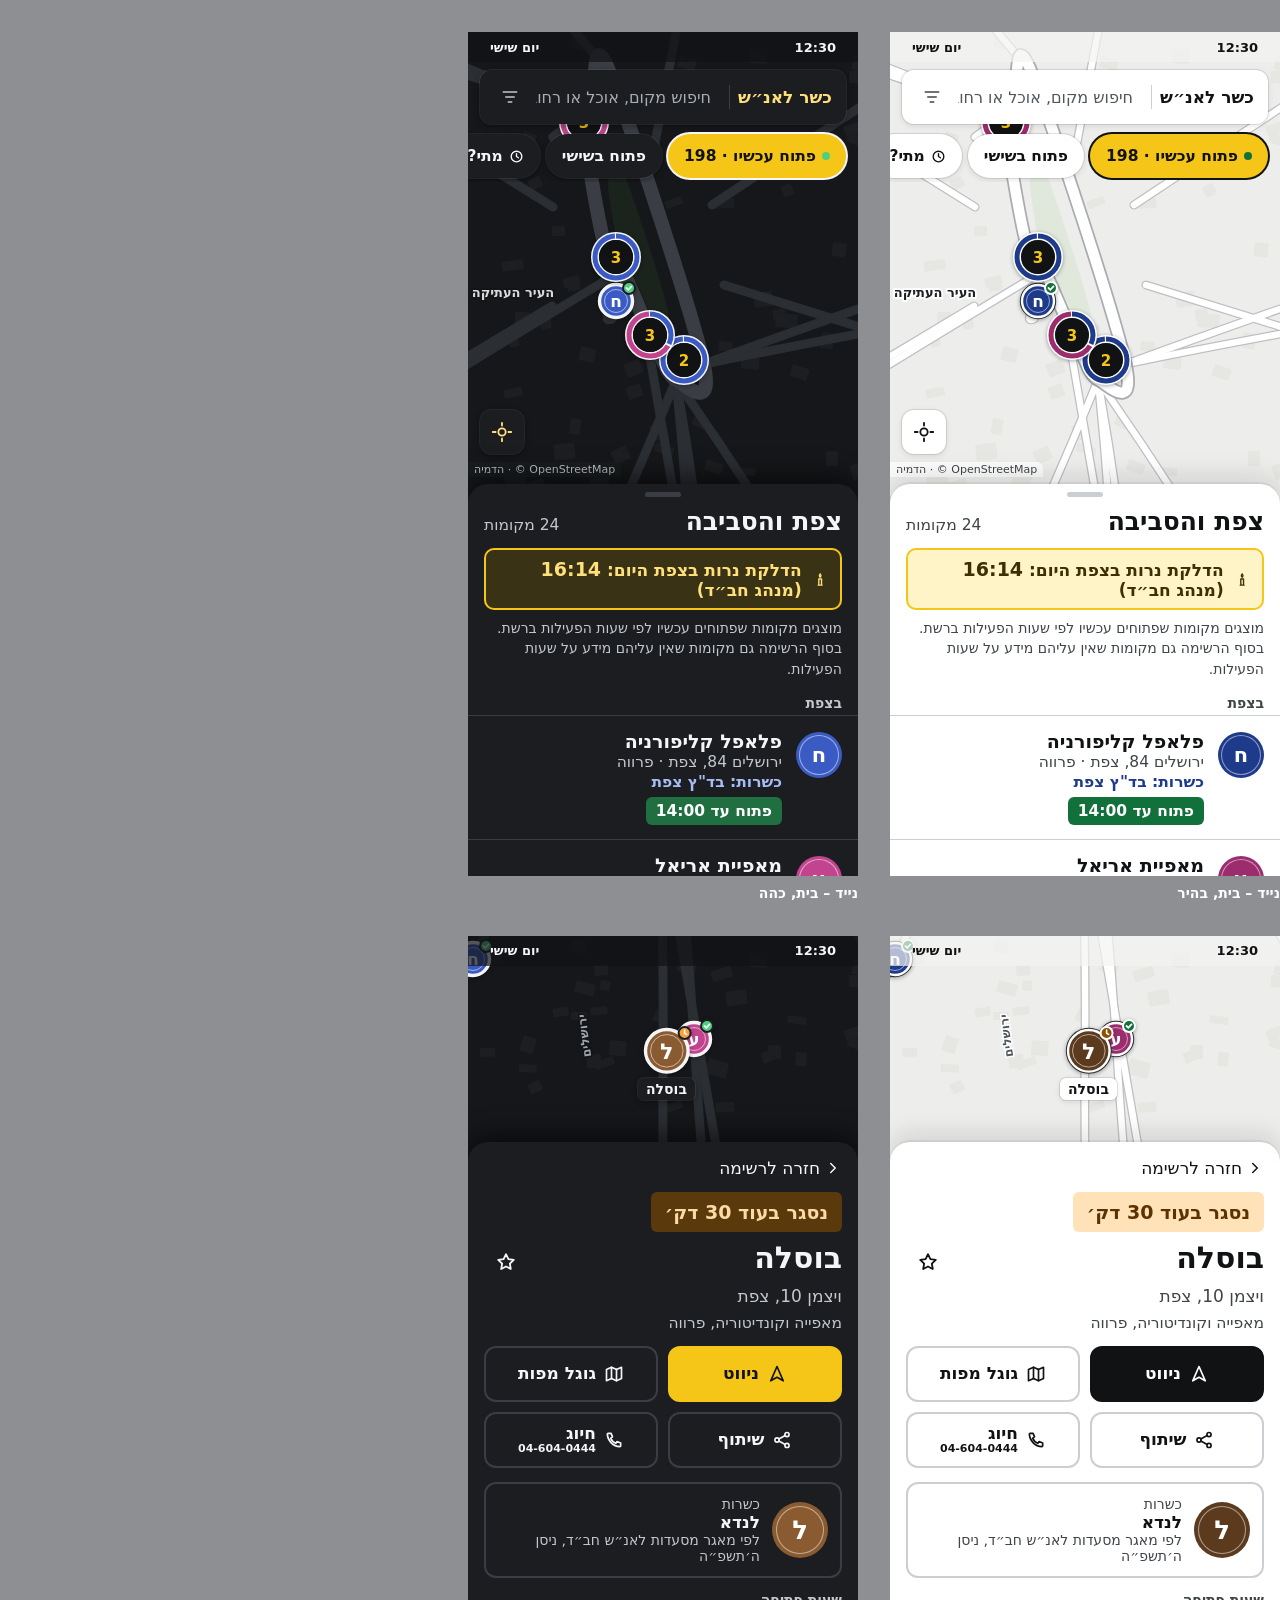
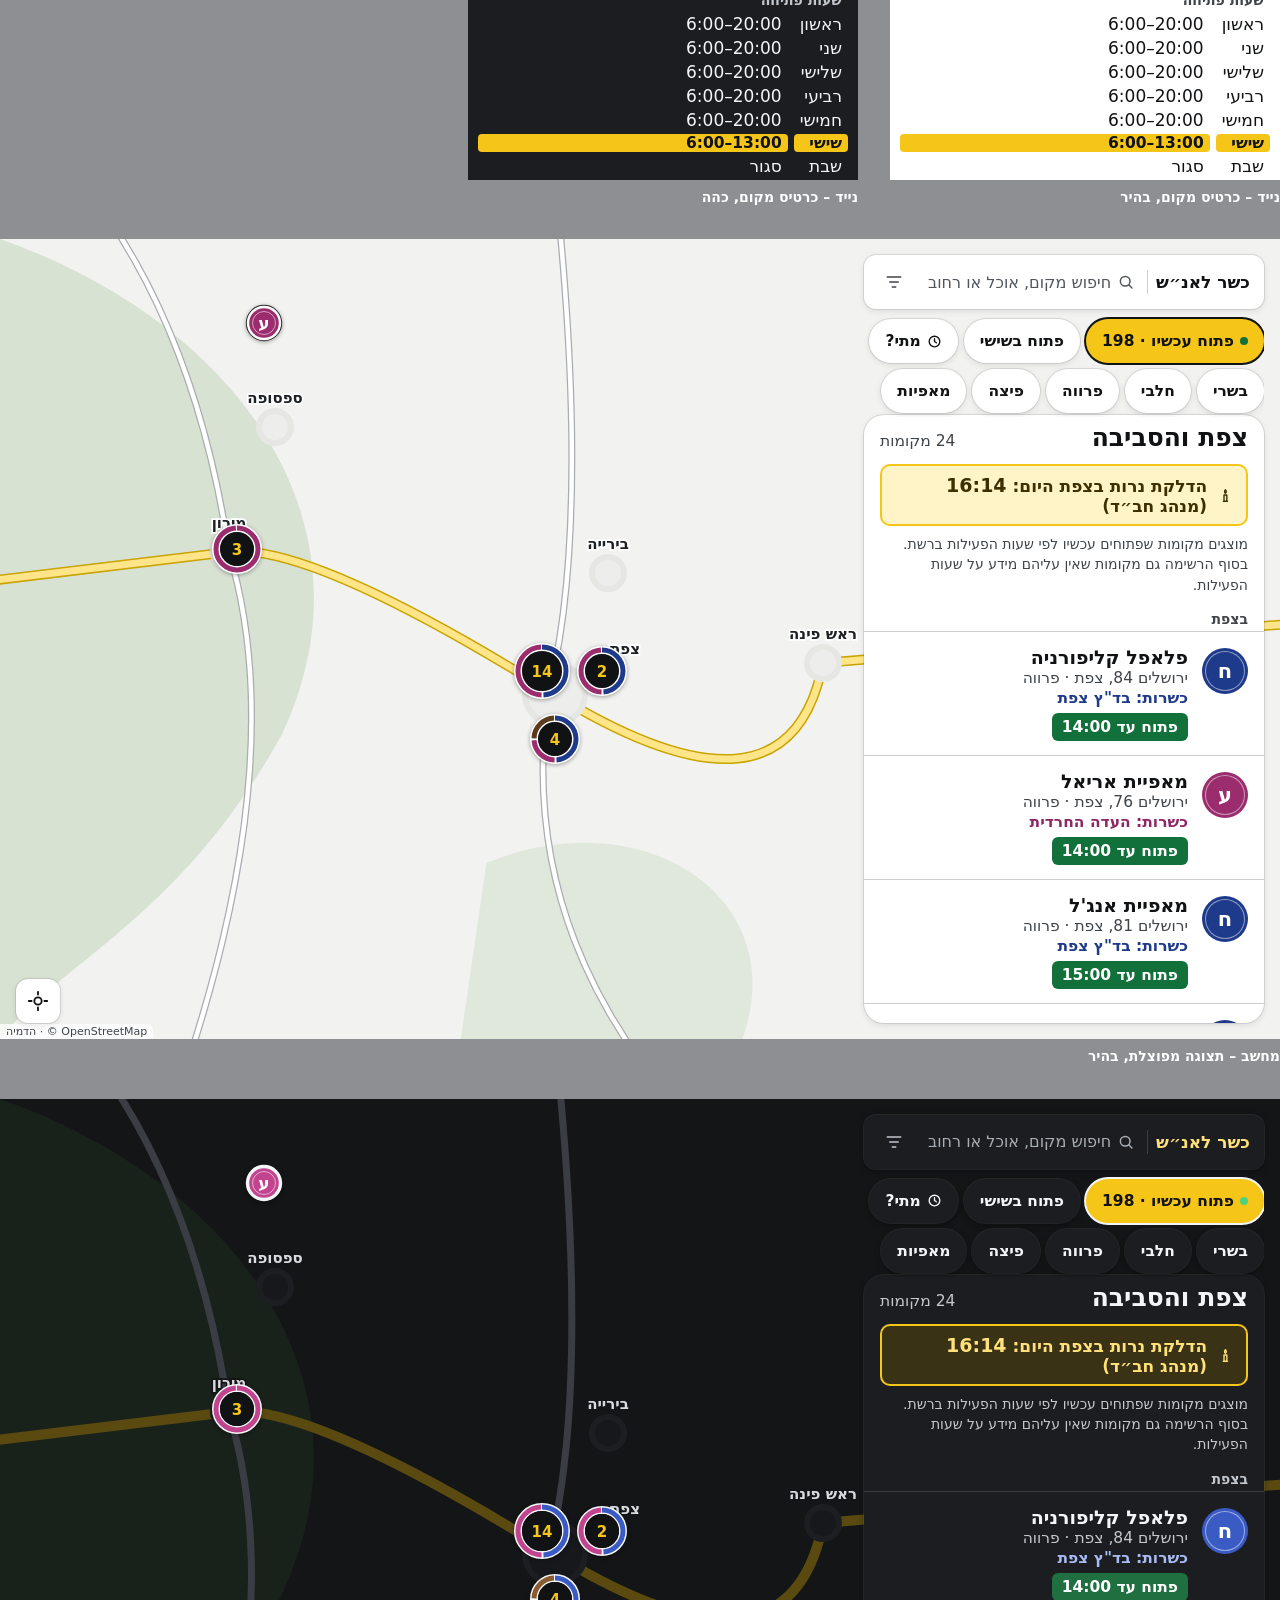
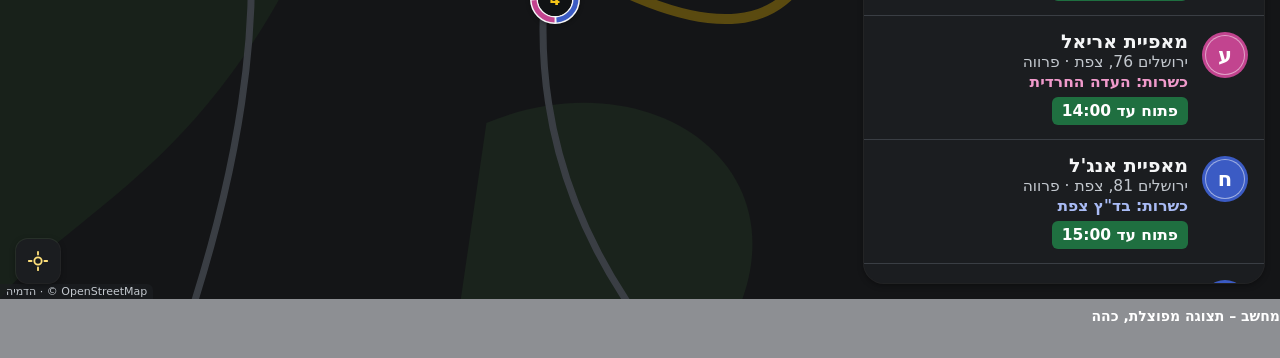
<file: docs/design/shelet/mock.html>
<!DOCTYPE html><html lang="he" dir="rtl"><head><meta charset="utf-8"><title>כשר לאנ״ש – כיוון שלט ברור</title><meta name="viewport" content="width=device-width,initial-scale=1"><!-- S1-2 design proposal. Self-contained; intended fonts: Rubik + Rubik (fall back to system fonts offline). Data: real places from data/places.json, status via src/logic.js statusAt at Fri 27.11.2026 12:30 Israel time. Map is a schematic drawing in the style colours, not real tiles. --><style>.f[data-theme=light]{--bg:#F4F4F2;--surface:#FFFFFF;--surface2:#F0F0EE;--line:#CBCED2;--ink:#101214;--sub:#3F4449;--mut:#50565C;--brand:#101214;--brand-on:#FFFFFF;--brand-soft:#FFF4C7;--brand-ink:#101214;--signal:#F5C518;--signal-on:#101214;--band:#FFF4C7;--band-ink:#3D2F00;--open:#12703A;--soon:#8F4F00;--closed:#B0201A;--noinfo:#4E555B;--open-bg:#12703A;--open-on:#FFFFFF;--soon-bg:#FFE2B8;--soon-on:#5C3200;--noinfo-bg:#E7E8EA;--noinfo-on:#3F4449;--k-chabad:#1E3A8A;--k-eda:#9B2C6E;--k-landa:#5C3A1E;--k-products:#56606B;--k-chabad-on:#FFFFFF;--k-eda-on:#FFFFFF;--k-landa-on:#FFFFFF;--k-products-on:#56606B;--k-chabad-ink:#1E3A8A;--k-eda-ink:#8E2765;--k-landa-ink:#5C3A1E;--k-products-ink:#4B5563;--me:#2B7CFF;--ring:#FFFFFF;--mk-edge:#2A2D31;--badge-edge:#FFFFFF;--m-land:#F2F2F0;--m-resid:#EDEDEB;--m-park:#E0E8DC;--m-wood:#D8E2D3;--m-water:#CCD7DF;--m-waterline:#B5C4CE;--m-building:#E6E6E3;--m-road:#FFFFFF;--m-casing:#BDBFC2;--m-major:#FFFFFF;--m-major-casing:#A9ACB0;--m-motorway:#FFE58A;--m-motorway-casing:#C9A400;--m-rail:#C4C6C9;--m-boundary:#9DA2A7;--m-label:#1E2124;--m-label-halo:#FFFFFF;--m-road-label:#50565C;--m-water-label:#4A6475;--sh1:0 0 0 1px rgba(16,18,20,.10),0 2px 6px rgba(16,18,20,.10);--sh2:0 -2px 0 rgba(16,18,20,.06),0 -8px 24px rgba(16,18,20,.12);color-scheme:light}
.f[data-theme=dark]{--bg:#111214;--surface:#1B1D20;--surface2:#24272B;--line:#3A3E44;--ink:#F4F5F6;--sub:#C3C8CE;--mut:#A8AEB5;--brand:#F5C518;--brand-on:#101214;--brand-soft:#3A3214;--brand-ink:#FFE07A;--signal:#F5C518;--signal-on:#101214;--band:#3A3214;--band-ink:#FFE07A;--open:#4ED17F;--soon:#F2A541;--closed:#FF8F86;--noinfo:#B5BBC2;--open-bg:#1F6F40;--open-on:#FFFFFF;--soon-bg:#5A3A0C;--soon-on:#FFD9A3;--noinfo-bg:#2E3236;--noinfo-on:#D4D8DD;--k-chabad:#3B5BC4;--k-eda:#C2448F;--k-landa:#8A5A30;--k-products:#B0B8C1;--k-chabad-on:#FFFFFF;--k-eda-on:#FFFFFF;--k-landa-on:#FFFFFF;--k-products-on:#B0B8C1;--k-chabad-ink:#A9BBF5;--k-eda-ink:#F09ACB;--k-landa-ink:#DDB38A;--k-products-ink:#B8C0C9;--me:#4C94FF;--ring:#F4F5F6;--mk-edge:#F4F5F6;--badge-edge:#1B1D20;--m-land:#141517;--m-resid:#17181B;--m-park:#1A231C;--m-wood:#18211A;--m-water:#121E26;--m-waterline:#1B2C38;--m-building:#1C1E21;--m-road:#2B2E33;--m-casing:#2B2E33;--m-major:#3A3E44;--m-major-casing:#3A3E44;--m-motorway:#5A4A10;--m-motorway-casing:#5A4A10;--m-rail:#30343A;--m-boundary:#4A4F56;--m-label:#D9DCDF;--m-label-halo:#141517;--m-road-label:#A0A6AD;--m-water-label:#8AA6B8;--sh1:0 0 0 1px rgba(255,255,255,.08),0 2px 6px rgba(0,0,0,.4);--sh2:0 -8px 24px rgba(0,0,0,.55);color-scheme:dark}
:root{--fs-xs:13px;--fs-sm:14px;--fs-md:15.5px;--fs-base:17px;--fs-lg:19px;--fs-xl:25px;--fs-xxl:30px;--r-xs:6px;--r-sm:10px;--r-md:12px;--r-lg:20px;--r-pill:999px;--r-marker:50%;--s1:4px;--s2:8px;--s3:12px;--s4:16px;--s5:20px;--s6:24px;--s8:32px;--font-display:"Rubik","DejaVu Sans",sans-serif;--font-body:"Rubik","DejaVu Sans",sans-serif}

*{box-sizing:border-box}
body{margin:0;background:#8d8f93;font-family:system-ui,sans-serif;direction:rtl;color:#111}
.gal{display:flex;flex-wrap:wrap;gap:32px;padding:32px;align-items:flex-start}
.gal figure{margin:0}.gal figcaption{font:600 14px/1.4 system-ui,sans-serif;color:#fff;margin-top:8px;max-width:390px}
.f{position:relative;overflow:hidden;background:var(--bg);color:var(--ink);font-family:var(--font-body);font-size:var(--fs-base);-webkit-font-smoothing:antialiased}
.f.phone{width:390px;height:844px;border-radius:0}
.f.desk{width:1280px;height:800px}
.f button{font:inherit;color:inherit}
.mapsvg{position:absolute;inset:0}
.mrl{font:600 12px var(--font-body);fill:var(--m-road-label);paint-order:stroke;stroke:var(--m-label-halo);stroke-width:3px}
.mpl{font:700 13px var(--font-body);fill:var(--m-label);paint-order:stroke;stroke:var(--m-label-halo);stroke-width:3.5px;text-anchor:middle}
.mpl.big{font-size:15px}
.mk{position:absolute;z-index:3;display:flex;align-items:center;gap:6px}
.mk.sel{z-index:6}
.mksvg{display:block;overflow:visible;filter:drop-shadow(0 1px 2px rgba(0,0,0,.35))}
.mkt{font-family:var(--font-display);font-weight:800}
.clt{font:800 15px var(--font-body)}
.mkl{background:var(--surface);color:var(--ink);font:700 var(--fs-sm) var(--font-body);padding:3px 8px;border-radius:var(--r-xs);box-shadow:var(--sh1);white-space:nowrap}
.attr{position:absolute;left:0;bottom:0;z-index:2;direction:ltr;font-size:11px;background:color-mix(in srgb,var(--surface) 80%,transparent);color:var(--sub);padding:1px 6px;border-radius:0 6px 0 0}
.phone .attr{bottom:auto;top:430px}
.osbar{position:absolute;top:0;left:0;right:0;height:30px;z-index:40;display:flex;justify-content:space-between;align-items:center;padding:0 22px;font:700 13px var(--font-body);color:var(--ink);background:color-mix(in srgb,var(--bg) 70%,transparent)}
.topbar{position:absolute;top:38px;right:12px;left:12px;z-index:30;display:flex;flex-direction:column;gap:8px}
.desk .topbar{right:16px;left:auto;width:400px;top:16px}
.sbar{display:flex;align-items:center;gap:4px;height:52px;background:var(--surface);border-radius:var(--r-md);box-shadow:var(--sh1);padding:0 6px 0 8px}
.brandmark{margin:0;font-family:var(--font-display);font-weight:800;font-size:17px;color:var(--brand-ink);padding:0 8px 0 4px;white-space:nowrap}
.sep{width:1px;height:24px;background:var(--line)}
.q{flex:1;display:flex;align-items:center;gap:6px;color:var(--mut);font-size:var(--fs-input,16px);padding:0 8px;white-space:nowrap;overflow:hidden}
.ibtn{width:44px;height:44px;display:grid;place-items:center;color:var(--sub)}
.chips{display:flex;gap:6px;overflow:hidden;margin:0 -12px;padding:2px 12px 4px}
.desk .chips{margin:0;padding-inline:0;flex-wrap:wrap}
.chip{flex:0 0 auto;height:40px;padding:0 14px;border-radius:var(--r-pill);background:var(--surface);box-shadow:var(--sh1);font-size:var(--fs-md);font-weight:600;display:flex;align-items:center;gap:6px;white-space:nowrap;color:var(--ink)}
.chip .d{width:8px;height:8px;border-radius:50%;background:var(--open)}
.fab{position:absolute;z-index:20;left:12px;top:378px;width:44px;height:44px;border-radius:var(--r-md);background:var(--surface);box-shadow:var(--sh1);display:grid;place-items:center;color:var(--brand-ink)}
.desk .fab{left:16px;top:auto;bottom:16px}
.sheet{position:absolute;left:0;right:0;bottom:0;z-index:25;background:var(--surface);border-radius:var(--r-lg) var(--r-lg) 0 0;box-shadow:var(--sh2);display:flex;flex-direction:column;overflow:hidden}
.sheet.half{top:440px}.sheet.card{top:206px}
.sheet.side{right:16px;left:auto;width:400px;top:176px;bottom:16px;border-radius:var(--r-lg);box-shadow:var(--sh1)}
.shead{padding:8px 16px 8px}
.grab{width:36px;height:5px;border-radius:3px;background:var(--line);margin:0 auto 10px}
.side .grab{display:none}
.stitle{display:flex;align-items:baseline;justify-content:space-between;gap:10px}
.stitle h2{margin:0;font-family:var(--font-display);font-size:var(--fs-lg);font-weight:700}
.stitle span{font-size:var(--fs-md);color:var(--sub)}
.sbody{flex:1;overflow:hidden}
.band{display:flex;align-items:center;gap:10px;margin:4px 16px 8px;padding:10px 14px;border-radius:var(--r-md);background:var(--band);color:var(--band-ink);font-size:var(--fs-md);font-weight:600}
.band .bt{font-family:var(--font-display);font-size:var(--fs-lg);font-weight:800}
.nw{white-space:nowrap}
.mk.sel{flex-direction:column;gap:3px}
.note{margin:0 16px 4px;font-size:var(--fs-sm);color:var(--sub);line-height:1.45}
.sec-h{font-size:var(--fs-sm);font-weight:700;color:var(--sub);padding:12px 16px 4px}
.item{display:flex;gap:12px;align-items:flex-start;width:100%;text-align:right;border:0;background:transparent;padding:12px 16px}
.bd{flex:1;min-width:0;display:flex;flex-direction:column}
.nm{font-weight:700;white-space:nowrap;overflow:hidden;text-overflow:ellipsis}
.l2{font-size:var(--fs-md);color:var(--sub);margin-top:1px;white-space:nowrap;overflow:hidden;text-overflow:ellipsis}
.kh{font-size:var(--fs-md);font-weight:600}
.k-chabad{color:var(--k-chabad-ink)}.k-eda{color:var(--k-eda-ink)}.k-landa{color:var(--k-landa-ink)}.k-products{color:var(--k-products-ink)}
.b-chabad{background:var(--k-chabad);color:var(--k-chabad-on)}.b-eda{background:var(--k-eda);color:var(--k-eda-on)}
.b-landa{background:var(--k-landa);color:var(--k-landa-on)}.b-products{background:var(--surface);color:var(--k-products);box-shadow:inset 0 0 0 2px var(--k-products)}
.st-y{color:var(--open)}.st-s{color:var(--soon)}.st-u{color:var(--noinfo)}.st-n{color:var(--closed)}
.det{padding:4px 16px 16px}
.back{display:flex;align-items:center;gap:4px;border:0;background:transparent;color:var(--sub);font-weight:600;padding:0;height:44px}
.hd{display:flex;align-items:flex-start;gap:8px}.hd h3{flex:1;margin:0;font-family:var(--font-display);font-size:var(--fs-xxl);font-weight:800;line-height:1.2}
.fav{width:44px;height:44px;border:0;background:transparent;display:grid;place-items:center;color:var(--sub)}
.addr{color:var(--sub);font-size:var(--fs-base);margin-top:2px}
.row{display:flex;gap:14px;flex-wrap:wrap;margin-top:8px;align-items:center;font-size:var(--fs-md)}
.meta{color:var(--sub)}
.acts{display:grid;grid-template-columns:repeat(4,1fr);gap:8px;margin:14px 0}
.acts a{height:60px;border-radius:var(--r-md);border:1px solid var(--line);background:var(--surface);display:flex;flex-direction:column;align-items:center;justify-content:center;gap:3px;color:var(--brand-ink);font-size:var(--fs-sm);font-weight:700;text-align:center}
.acts a.pri{background:var(--brand);border-color:var(--brand);color:var(--brand-on)}
.acts small{display:block;font-size:11px;direction:ltr;font-weight:600}
.kbox{display:flex;gap:12px;align-items:center;padding:12px;border-radius:var(--r-md);background:var(--surface2)}
.ks{flex:0 0 44px;height:44px;display:grid;place-items:center;font:800 20px var(--font-display);border-radius:var(--r-marker)}
.kt2{font-size:var(--fs-sm);color:var(--sub)}.kn{font-size:var(--fs-base);font-weight:700}.ksrc{font-size:var(--fs-sm);color:var(--sub)}
.dl{margin-top:14px}.dl h4{margin:0 0 6px;font-size:var(--fs-sm);color:var(--sub)}
.hrs{display:grid;grid-template-columns:auto 1fr;gap:3px 16px;font-size:var(--fs-md)}
.hrs .t{font-weight:700}
.hrs bdi{unicode-bidi:isolate;direction:ltr}
.src{font-size:var(--fs-sm);color:var(--mut);margin-top:6px}
.warn{font-size:var(--fs-sm);color:var(--mut);margin:14px 0 0}
.report-slot{height:0} /* reserved for the deferred "report a mistake" button – nothing shown */

.f{font-size:var(--fs-base)}
.chip{height:44px;padding:0 16px;font-size:var(--fs-md);font-weight:600;box-shadow:var(--sh1)}
.chip.on{background:var(--signal);color:var(--signal-on);box-shadow:0 0 0 2px var(--ink)}
.chip.on .d{background:var(--open)}
.sbar{height:54px;box-shadow:var(--sh1)}
.brandmark{font-weight:800}
.item{padding:14px 16px;border-top:1px solid var(--line);gap:14px}
.seal{flex:0 0 46px;height:46px;border-radius:50%;display:grid;place-items:center;font:800 21px var(--font-display);position:relative;margin-top:2px}
.seal::after{content:"";position:absolute;inset:4px;border-radius:50%;box-shadow:0 0 0 1px currentColor;opacity:.5}
.nm{font-size:var(--fs-lg);font-weight:700}
.l2{font-size:var(--fs-md)}
.kh{margin-top:2px}
.lab{display:inline-flex;align-self:flex-start;align-items:center;height:28px;padding:0 10px;border-radius:var(--r-xs);font-weight:700;font-size:var(--fs-md);margin-top:6px}
.lab-y{background:var(--open-bg);color:var(--open-on)}.lab-s{background:var(--soon-bg);color:var(--soon-on)}.lab-u{background:var(--noinfo-bg);color:var(--noinfo-on)}
.lab.big{height:40px;font-size:var(--fs-lg);padding:0 14px;margin:2px 0 8px}
.t{font-size:var(--fs-md);color:var(--sub);margin-top:4px}
.band{background:var(--band);color:var(--band-ink);font-size:var(--fs-base);border-radius:var(--r-sm);box-shadow:inset 0 0 0 2px var(--signal)}
.stitle h2{font-size:var(--fs-xl);font-weight:800}
.hd h3{font-size:var(--fs-xxl)}
.acts{grid-template-columns:repeat(2,1fr);gap:10px}
.acts a{height:56px;flex-direction:row;gap:8px;font-size:var(--fs-base);border:2px solid var(--line);color:var(--ink)}
.acts a span{display:flex;flex-direction:column;align-items:flex-start;line-height:1.1}
.acts a.pri{background:var(--brand);color:var(--brand-on);border-color:var(--brand)}
.kbox{background:var(--surface);border:2px solid var(--line)}
.kbox .ks{flex-basis:56px;height:56px;border-radius:50%;font-size:26px;position:relative}
.kbox .ks::after{content:"";position:absolute;inset:5px;border-radius:50%;box-shadow:0 0 0 1px currentColor;opacity:.5}
.hrs{font-size:var(--fs-base);gap:4px 18px}
.hrs span.t{background:var(--signal);color:var(--signal-on);padding:0 6px;margin:0 -6px;border-radius:4px}
.sheet.half{top:452px}
</style></head><body><div class="gal"><figure><div class="f phone" data-theme="light" id="shelet-home-light"><svg class="mapsvg" width="390" height="844" viewBox="0 0 390 844" aria-hidden="true"><rect width="390" height="844" fill="var(--m-land)"/><rect width="390" height="844" fill="var(--m-resid)" opacity=".9"/><path d="M0,464.20000000000005 C78.0,422.0 97.5,675.2 39.0,844 L0,844Z" fill="var(--m-wood)"/><path d="M150.7,217.5 C147.4,204.6 141.1,166.7 140.1,154.5 C139.2,142.3 142.9,147.7 145.2,144.3 C147.4,140.9 144.4,111.9 153.5,134.1 C162.6,156.2 194.2,252.1 199.7,277.3 C205.2,302.6 190.4,287.1 186.4,285.4 C182.4,283.7 180.1,276.1 175.7,267.1 C171.3,258.1 164.1,239.9 159.9,231.6 C155.8,223.3 154.0,230.3 150.7,217.5Z" fill="var(--m-park)"/><rect x="126" y="127" width="20" height="8" rx="1.5" fill="var(--m-building)" transform="rotate(-21 126 127)"/><rect x="320" y="79" width="19" height="8" rx="1.5" fill="var(--m-building)" transform="rotate(7 320 79)"/><rect x="84" y="73" width="16" height="9" rx="1.5" fill="var(--m-building)" transform="rotate(-10 84 73)"/><rect x="35" y="358" width="19" height="9" rx="1.5" fill="var(--m-building)" transform="rotate(-11 35 358)"/><rect x="246" y="492" width="10" height="14" rx="1.5" fill="var(--m-building)" transform="rotate(-22 246 492)"/><rect x="381" y="39" width="12" height="12" rx="1.5" fill="var(--m-building)" transform="rotate(1 381 39)"/><rect x="56" y="99" width="14" height="16" rx="1.5" fill="var(--m-building)" transform="rotate(18 56 99)"/><rect x="70" y="491" width="20" height="11" rx="1.5" fill="var(--m-building)" transform="rotate(-2 70 491)"/><rect x="38" y="601" width="19" height="8" rx="1.5" fill="var(--m-building)" transform="rotate(14 38 601)"/><rect x="80" y="574" width="16" height="13" rx="1.5" fill="var(--m-building)" transform="rotate(4 80 574)"/><rect x="228" y="382" width="14" height="11" rx="1.5" fill="var(--m-building)" transform="rotate(25 228 382)"/><rect x="70" y="658" width="11" height="12" rx="1.5" fill="var(--m-building)" transform="rotate(8 70 658)"/><rect x="193" y="290" width="17" height="12" rx="1.5" fill="var(--m-building)" transform="rotate(13 193 290)"/><rect x="382" y="100" width="16" height="10" rx="1.5" fill="var(--m-building)" transform="rotate(23 382 100)"/><rect x="133" y="788" width="16" height="8" rx="1.5" fill="var(--m-building)" transform="rotate(17 133 788)"/><rect x="30" y="471" width="22" height="13" rx="1.5" fill="var(--m-building)" transform="rotate(-4 30 471)"/><rect x="271" y="502" width="19" height="15" rx="1.5" fill="var(--m-building)" transform="rotate(-21 271 502)"/><rect x="328" y="797" width="17" height="9" rx="1.5" fill="var(--m-building)" transform="rotate(-22 328 797)"/><rect x="285" y="261" width="19" height="15" rx="1.5" fill="var(--m-building)" transform="rotate(-7 285 261)"/><rect x="279" y="749" width="15" height="8" rx="1.5" fill="var(--m-building)" transform="rotate(4 279 749)"/><rect x="139" y="516" width="17" height="8" rx="1.5" fill="var(--m-building)" transform="rotate(-12 139 516)"/><rect x="300" y="109" width="13" height="14" rx="1.5" fill="var(--m-building)" transform="rotate(0 300 109)"/><rect x="358" y="419" width="12" height="15" rx="1.5" fill="var(--m-building)" transform="rotate(0 358 419)"/><rect x="214" y="746" width="16" height="16" rx="1.5" fill="var(--m-building)" transform="rotate(-8 214 746)"/><rect x="275" y="833" width="20" height="14" rx="1.5" fill="var(--m-building)" transform="rotate(-11 275 833)"/><rect x="59" y="149" width="13" height="11" rx="1.5" fill="var(--m-building)" transform="rotate(-25 59 149)"/><rect x="189" y="497" width="14" height="12" rx="1.5" fill="var(--m-building)" transform="rotate(-25 189 497)"/><rect x="57" y="451" width="19" height="13" rx="1.5" fill="var(--m-building)" transform="rotate(-17 57 451)"/><rect x="269" y="435" width="19" height="8" rx="1.5" fill="var(--m-building)" transform="rotate(4 269 435)"/><rect x="351" y="658" width="20" height="16" rx="1.5" fill="var(--m-building)" transform="rotate(0 351 658)"/><rect x="155" y="333" width="17" height="14" rx="1.5" fill="var(--m-building)" transform="rotate(-22 155 333)"/><rect x="74" y="831" width="17" height="10" rx="1.5" fill="var(--m-building)" transform="rotate(-18 74 831)"/><rect x="133" y="44" width="10" height="10" rx="1.5" fill="var(--m-building)" transform="rotate(9 133 44)"/><rect x="40" y="307" width="10" height="9" rx="1.5" fill="var(--m-building)" transform="rotate(-12 40 307)"/><rect x="239" y="125" width="14" height="13" rx="1.5" fill="var(--m-building)" transform="rotate(13 239 125)"/><rect x="142" y="104" width="17" height="15" rx="1.5" fill="var(--m-building)" transform="rotate(5 142 104)"/><rect x="189" y="72" width="11" height="13" rx="1.5" fill="var(--m-building)" transform="rotate(22 189 72)"/><rect x="103" y="700" width="12" height="16" rx="1.5" fill="var(--m-building)" transform="rotate(-24 103 700)"/><rect x="80" y="804" width="15" height="10" rx="1.5" fill="var(--m-building)" transform="rotate(19 80 804)"/><rect x="212" y="23" width="18" height="12" rx="1.5" fill="var(--m-building)" transform="rotate(16 212 23)"/><rect x="337" y="588" width="14" height="16" rx="1.5" fill="var(--m-building)" transform="rotate(-2 337 588)"/><rect x="354" y="300" width="13" height="16" rx="1.5" fill="var(--m-building)" transform="rotate(9 354 300)"/><rect x="304" y="278" width="13" height="11" rx="1.5" fill="var(--m-building)" transform="rotate(-10 304 278)"/><rect x="319" y="624" width="13" height="11" rx="1.5" fill="var(--m-building)" transform="rotate(8 319 624)"/><rect x="192" y="617" width="10" height="12" rx="1.5" fill="var(--m-building)" transform="rotate(5 192 617)"/><rect x="101" y="584" width="15" height="15" rx="1.5" fill="var(--m-building)" transform="rotate(21 101 584)"/><rect x="385" y="806" width="15" height="9" rx="1.5" fill="var(--m-building)" transform="rotate(-11 385 806)"/><rect x="40" y="397" width="15" height="11" rx="1.5" fill="var(--m-building)" transform="rotate(5 40 397)"/><rect x="243" y="760" width="10" height="15" rx="1.5" fill="var(--m-building)" transform="rotate(16 243 760)"/><rect x="134" y="543" width="20" height="9" rx="1.5" fill="var(--m-building)" transform="rotate(-1 134 543)"/><rect x="305" y="633" width="17" height="10" rx="1.5" fill="var(--m-building)" transform="rotate(2 305 633)"/><rect x="308" y="281" width="22" height="14" rx="1.5" fill="var(--m-building)" transform="rotate(4 308 281)"/><rect x="157" y="799" width="21" height="10" rx="1.5" fill="var(--m-building)" transform="rotate(-15 157 799)"/><rect x="387" y="23" width="19" height="15" rx="1.5" fill="var(--m-building)" transform="rotate(16 387 23)"/><rect x="57" y="698" width="17" height="13" rx="1.5" fill="var(--m-building)" transform="rotate(-16 57 698)"/><rect x="214" y="111" width="10" height="9" rx="1.5" fill="var(--m-building)" transform="rotate(8 214 111)"/><rect x="292" y="118" width="13" height="11" rx="1.5" fill="var(--m-building)" transform="rotate(-24 292 118)"/><rect x="98" y="247" width="13" height="13" rx="1.5" fill="var(--m-building)" transform="rotate(-9 98 247)"/><rect x="212" y="704" width="10" height="13" rx="1.5" fill="var(--m-building)" transform="rotate(4 212 704)"/><rect x="258" y="688" width="18" height="14" rx="1.5" fill="var(--m-building)" transform="rotate(7 258 688)"/><rect x="51" y="128" width="18" height="8" rx="1.5" fill="var(--m-building)" transform="rotate(3 51 128)"/><rect x="303" y="514" width="22" height="10" rx="1.5" fill="var(--m-building)" transform="rotate(-14 303 514)"/><rect x="55" y="523" width="11" height="16" rx="1.5" fill="var(--m-building)" transform="rotate(-22 55 523)"/><rect x="127" y="437" width="18" height="15" rx="1.5" fill="var(--m-building)" transform="rotate(25 127 437)"/><rect x="303" y="745" width="10" height="11" rx="1.5" fill="var(--m-building)" transform="rotate(-13 303 745)"/><rect x="108" y="652" width="18" height="15" rx="1.5" fill="var(--m-building)" transform="rotate(10 108 652)"/><rect x="11" y="755" width="11" height="15" rx="1.5" fill="var(--m-building)" transform="rotate(-5 11 755)"/><rect x="239" y="427" width="18" height="11" rx="1.5" fill="var(--m-building)" transform="rotate(19 239 427)"/><rect x="108" y="429" width="22" height="15" rx="1.5" fill="var(--m-building)" transform="rotate(7 108 429)"/><rect x="367" y="590" width="14" height="16" rx="1.5" fill="var(--m-building)" transform="rotate(-13 367 590)"/><rect x="328" y="116" width="11" height="14" rx="1.5" fill="var(--m-building)" transform="rotate(3 328 116)"/><rect x="123" y="566" width="16" height="9" rx="1.5" fill="var(--m-building)" transform="rotate(-12 123 566)"/><rect x="261" y="662" width="22" height="10" rx="1.5" fill="var(--m-building)" transform="rotate(20 261 662)"/><rect x="251" y="309" width="14" height="10" rx="1.5" fill="var(--m-building)" transform="rotate(4 251 309)"/><rect x="86" y="804" width="16" height="15" rx="1.5" fill="var(--m-building)" transform="rotate(-15 86 804)"/><rect x="386" y="703" width="12" height="14" rx="1.5" fill="var(--m-building)" transform="rotate(7 386 703)"/><rect x="157" y="356" width="15" height="13" rx="1.5" fill="var(--m-building)" transform="rotate(-20 157 356)"/><rect x="282" y="16" width="18" height="15" rx="1.5" fill="var(--m-building)" transform="rotate(3 282 16)"/><rect x="274" y="324" width="18" height="12" rx="1.5" fill="var(--m-building)" transform="rotate(7 274 324)"/><rect x="375" y="95" width="22" height="11" rx="1.5" fill="var(--m-building)" transform="rotate(-19 375 95)"/><rect x="33" y="230" width="22" height="10" rx="1.5" fill="var(--m-building)" transform="rotate(-8 33 230)"/><rect x="295" y="692" width="20" height="12" rx="1.5" fill="var(--m-building)" transform="rotate(0 295 692)"/><rect x="58" y="776" width="19" height="15" rx="1.5" fill="var(--m-building)" transform="rotate(19 58 776)"/><rect x="312" y="155" width="11" height="12" rx="1.5" fill="var(--m-building)" transform="rotate(-24 312 155)"/><rect x="247" y="677" width="11" height="11" rx="1.5" fill="var(--m-building)" transform="rotate(-21 247 677)"/><rect x="103" y="103" width="10" height="13" rx="1.5" fill="var(--m-building)" transform="rotate(10 103 103)"/><rect x="163" y="773" width="19" height="10" rx="1.5" fill="var(--m-building)" transform="rotate(-23 163 773)"/><rect x="43" y="136" width="10" height="10" rx="1.5" fill="var(--m-building)" transform="rotate(-13 43 136)"/><rect x="364" y="531" width="18" height="11" rx="1.5" fill="var(--m-building)" transform="rotate(-7 364 531)"/><rect x="174" y="567" width="14" height="13" rx="1.5" fill="var(--m-building)" transform="rotate(-24 174 567)"/><rect x="388" y="31" width="10" height="16" rx="1.5" fill="var(--m-building)" transform="rotate(10 388 31)"/><rect x="381" y="434" width="13" height="15" rx="1.5" fill="var(--m-building)" transform="rotate(-19 381 434)"/><rect x="257" y="549" width="20" height="15" rx="1.5" fill="var(--m-building)" transform="rotate(9 257 549)"/><rect x="325" y="332" width="18" height="12" rx="1.5" fill="var(--m-building)" transform="rotate(19 325 332)"/><rect x="84" y="194" width="13" height="10" rx="1.5" fill="var(--m-building)" transform="rotate(0 84 194)"/><rect x="386" y="829" width="12" height="8" rx="1.5" fill="var(--m-building)" transform="rotate(-21 386 829)"/><rect x="244" y="743" width="16" height="10" rx="1.5" fill="var(--m-building)" transform="rotate(-22 244 743)"/><rect x="33" y="710" width="18" height="12" rx="1.5" fill="var(--m-building)" transform="rotate(13 33 710)"/><rect x="94" y="247" width="17" height="10" rx="1.5" fill="var(--m-building)" transform="rotate(-15 94 247)"/><rect x="105" y="3" width="15" height="13" rx="1.5" fill="var(--m-building)" transform="rotate(10 105 3)"/><rect x="126" y="29" width="14" height="11" rx="1.5" fill="var(--m-building)" transform="rotate(-3 126 29)"/><rect x="71" y="283" width="11" height="15" rx="1.5" fill="var(--m-building)" transform="rotate(-8 71 283)"/><rect x="196" y="170" width="18" height="8" rx="1.5" fill="var(--m-building)" transform="rotate(-20 196 170)"/><rect x="103" y="76" width="16" height="8" rx="1.5" fill="var(--m-building)" transform="rotate(0 103 76)"/><rect x="9" y="257" width="13" height="9" rx="1.5" fill="var(--m-building)" transform="rotate(12 9 257)"/><rect x="373" y="720" width="12" height="14" rx="1.5" fill="var(--m-building)" transform="rotate(23 373 720)"/><rect x="127" y="831" width="12" height="12" rx="1.5" fill="var(--m-building)" transform="rotate(21 127 831)"/><rect x="241" y="122" width="21" height="16" rx="1.5" fill="var(--m-building)" transform="rotate(15 241 122)"/><rect x="167" y="592" width="18" height="10" rx="1.5" fill="var(--m-building)" transform="rotate(8 167 592)"/><rect x="294" y="480" width="22" height="8" rx="1.5" fill="var(--m-building)" transform="rotate(18 294 480)"/><rect x="228" y="754" width="20" height="11" rx="1.5" fill="var(--m-building)" transform="rotate(-20 228 754)"/><rect x="12" y="112" width="15" height="9" rx="1.5" fill="var(--m-building)" transform="rotate(-1 12 112)"/><rect x="326" y="471" width="20" height="8" rx="1.5" fill="var(--m-building)" transform="rotate(15 326 471)"/><rect x="103" y="386" width="11" height="16" rx="1.5" fill="var(--m-building)" transform="rotate(9 103 386)"/><rect x="36" y="444" width="21" height="15" rx="1.5" fill="var(--m-building)" transform="rotate(-9 36 444)"/><rect x="316" y="714" width="13" height="11" rx="1.5" fill="var(--m-building)" transform="rotate(-11 316 714)"/><rect x="289" y="824" width="17" height="14" rx="1.5" fill="var(--m-building)" transform="rotate(-21 289 824)"/><rect x="187" y="577" width="22" height="8" rx="1.5" fill="var(--m-building)" transform="rotate(14 187 577)"/><rect x="247" y="167" width="19" height="10" rx="1.5" fill="var(--m-building)" transform="rotate(-4 247 167)"/><rect x="99" y="627" width="14" height="10" rx="1.5" fill="var(--m-building)" transform="rotate(-25 99 627)"/><rect x="188" y="410" width="20" height="9" rx="1.5" fill="var(--m-building)" transform="rotate(19 188 410)"/><rect x="85" y="413" width="21" height="16" rx="1.5" fill="var(--m-building)" transform="rotate(-7 85 413)"/><rect x="181" y="394" width="11" height="16" rx="1.5" fill="var(--m-building)" transform="rotate(-13 181 394)"/><rect x="122" y="72" width="17" height="8" rx="1.5" fill="var(--m-building)" transform="rotate(-7 122 72)"/><rect x="179" y="692" width="17" height="12" rx="1.5" fill="var(--m-building)" transform="rotate(-1 179 692)"/><rect x="82" y="798" width="13" height="9" rx="1.5" fill="var(--m-building)" transform="rotate(12 82 798)"/><rect x="35" y="631" width="14" height="13" rx="1.5" fill="var(--m-building)" transform="rotate(-17 35 631)"/><rect x="235" y="533" width="14" height="9" rx="1.5" fill="var(--m-building)" transform="rotate(20 235 533)"/><rect x="142" y="420" width="17" height="14" rx="1.5" fill="var(--m-building)" transform="rotate(-24 142 420)"/><rect x="62" y="802" width="20" height="15" rx="1.5" fill="var(--m-building)" transform="rotate(0 62 802)"/><rect x="118" y="119" width="15" height="14" rx="1.5" fill="var(--m-building)" transform="rotate(-5 118 119)"/><rect x="47" y="280" width="15" height="13" rx="1.5" fill="var(--m-building)" transform="rotate(0 47 280)"/><rect x="47" y="782" width="21" height="8" rx="1.5" fill="var(--m-building)" transform="rotate(22 47 782)"/><rect x="113" y="314" width="16" height="14" rx="1.5" fill="var(--m-building)" transform="rotate(12 113 314)"/><rect x="30" y="781" width="22" height="12" rx="1.5" fill="var(--m-building)" transform="rotate(-22 30 781)"/><rect x="109" y="44" width="20" height="12" rx="1.5" fill="var(--m-building)" transform="rotate(15 109 44)"/><rect x="365" y="210" width="14" height="14" rx="1.5" fill="var(--m-building)" transform="rotate(7 365 210)"/><path d="M155,238 Q163,246 148,269 T144,287" fill="none" stroke="var(--m-casing)" stroke-width="9" stroke-linecap="round"/><path d="M208,348 Q136,524 39,717 T-63,938" fill="none" stroke="var(--m-casing)" stroke-width="9" stroke-linecap="round"/><path d="M208,348 Q246,564 260,797 T292,1066" fill="none" stroke="var(--m-casing)" stroke-width="9" stroke-linecap="round"/><path d="M208,348 Q231,570 229,809 T242,1085" fill="none" stroke="var(--m-casing)" stroke-width="9" stroke-linecap="round"/><path d="M236,332 Q446,289 632,262 T869,221" fill="none" stroke="var(--m-casing)" stroke-width="9" stroke-linecap="round"/><path d="M114,81 Q-1047,-305 -2231,-676 T-3639,-1131" fill="none" stroke="var(--m-casing)" stroke-width="9" stroke-linecap="round"/><path d="M114,81 Q-1047,-307 -2232,-679 T-3640,-1135" fill="none" stroke="var(--m-casing)" stroke-width="9" stroke-linecap="round"/><path d="M114,81 Q-1147,-412 -2433,-890 T-3961,-1473" fill="none" stroke="var(--m-casing)" stroke-width="9" stroke-linecap="round"/><path d="M155,238 Q45,304 -88,386 T-234,474" fill="none" stroke="var(--m-casing)" stroke-width="9" stroke-linecap="round"/><path d="M114,81 Q118,80 98,95 T88,103" fill="none" stroke="var(--m-casing)" stroke-width="9" stroke-linecap="round"/><path d="M208,348 Q349,550 465,768 T619,1020" fill="none" stroke="var(--m-casing)" stroke-width="9" stroke-linecap="round"/><path d="M236,332 Q433,260 607,204 T830,127" fill="none" stroke="var(--m-casing)" stroke-width="9" stroke-linecap="round"/><path d="M141,40 Q-959,-1265 -2084,-2555 T-3419,-4112" fill="none" stroke="var(--m-casing)" stroke-width="9" stroke-linecap="round"/><path d="M256,253 L834,432" fill="none" stroke="var(--m-casing)" stroke-width="9" stroke-linecap="round"/><path d="M181,319 L284,915" fill="none" stroke="var(--m-casing)" stroke-width="9" stroke-linecap="round"/><path d="M84,274 L-435,586" fill="none" stroke="var(--m-casing)" stroke-width="9" stroke-linecap="round"/><path d="M85,175 L-429,-146" fill="none" stroke="var(--m-casing)" stroke-width="9" stroke-linecap="round"/><path d="M183,132 L296,-463" fill="none" stroke="var(--m-casing)" stroke-width="9" stroke-linecap="round"/><path d="M244,173 L749,-161" fill="none" stroke="var(--m-casing)" stroke-width="9" stroke-linecap="round"/><path d="M155,238 Q163,246 148,269 T144,287" fill="none" stroke="var(--m-road)" stroke-width="6.5" stroke-linecap="round"/><path d="M208,348 Q136,524 39,717 T-63,938" fill="none" stroke="var(--m-road)" stroke-width="6.5" stroke-linecap="round"/><path d="M208,348 Q246,564 260,797 T292,1066" fill="none" stroke="var(--m-road)" stroke-width="6.5" stroke-linecap="round"/><path d="M208,348 Q231,570 229,809 T242,1085" fill="none" stroke="var(--m-road)" stroke-width="6.5" stroke-linecap="round"/><path d="M236,332 Q446,289 632,262 T869,221" fill="none" stroke="var(--m-road)" stroke-width="6.5" stroke-linecap="round"/><path d="M114,81 Q-1047,-305 -2231,-676 T-3639,-1131" fill="none" stroke="var(--m-road)" stroke-width="6.5" stroke-linecap="round"/><path d="M114,81 Q-1047,-307 -2232,-679 T-3640,-1135" fill="none" stroke="var(--m-road)" stroke-width="6.5" stroke-linecap="round"/><path d="M114,81 Q-1147,-412 -2433,-890 T-3961,-1473" fill="none" stroke="var(--m-road)" stroke-width="6.5" stroke-linecap="round"/><path d="M155,238 Q45,304 -88,386 T-234,474" fill="none" stroke="var(--m-road)" stroke-width="6.5" stroke-linecap="round"/><path d="M114,81 Q118,80 98,95 T88,103" fill="none" stroke="var(--m-road)" stroke-width="6.5" stroke-linecap="round"/><path d="M208,348 Q349,550 465,768 T619,1020" fill="none" stroke="var(--m-road)" stroke-width="6.5" stroke-linecap="round"/><path d="M236,332 Q433,260 607,204 T830,127" fill="none" stroke="var(--m-road)" stroke-width="6.5" stroke-linecap="round"/><path d="M141,40 Q-959,-1265 -2084,-2555 T-3419,-4112" fill="none" stroke="var(--m-road)" stroke-width="6.5" stroke-linecap="round"/><path d="M256,253 L834,432" fill="none" stroke="var(--m-road)" stroke-width="6.5" stroke-linecap="round"/><path d="M181,319 L284,915" fill="none" stroke="var(--m-road)" stroke-width="6.5" stroke-linecap="round"/><path d="M84,274 L-435,586" fill="none" stroke="var(--m-road)" stroke-width="6.5" stroke-linecap="round"/><path d="M85,175 L-429,-146" fill="none" stroke="var(--m-road)" stroke-width="6.5" stroke-linecap="round"/><path d="M183,132 L296,-463" fill="none" stroke="var(--m-road)" stroke-width="6.5" stroke-linecap="round"/><path d="M244,173 L749,-161" fill="none" stroke="var(--m-road)" stroke-width="6.5" stroke-linecap="round"/><path id="ringroad" d="M135.8,209.7 C129.1,183.6 116.1,106.3 114.3,81.5 C112.4,56.7 119.9,67.6 124.5,60.7 C129.0,53.8 122.9,-5.3 141.4,39.9 C159.9,85.0 224.3,280.3 235.5,331.6 C246.7,383.0 216.6,351.5 208.4,348.0 C200.3,344.5 195.6,329.1 186.6,310.8 C177.7,292.5 163.0,255.3 154.5,238.5 C146.1,221.6 142.5,235.9 135.8,209.7Z" fill="none" stroke="var(--m-major-casing)" stroke-width="14"/><path d="M135.8,209.7 C129.1,183.6 116.1,106.3 114.3,81.5 C112.4,56.7 119.9,67.6 124.5,60.7 C129.0,53.8 122.9,-5.3 141.4,39.9 C159.9,85.0 224.3,280.3 235.5,331.6 C246.7,383.0 216.6,351.5 208.4,348.0 C200.3,344.5 195.6,329.1 186.6,310.8 C177.7,292.5 163.0,255.3 154.5,238.5 C146.1,221.6 142.5,235.9 135.8,209.7Z" fill="none" stroke="var(--m-major)" stroke-width="10.5"/><text class="mrl" dy="4"><textPath href="#ringroad" startOffset="18%">ירושלים</textPath></text><text class="mpl" x="45" y="265">העיר העתיקה</text></svg><div class="mk cl" style="left:191px;top:303px"><svg class="mksvg" width="50" height="50" viewBox="0 0 50 50" aria-hidden="true"><circle cx="25.0" cy="25.0" r="21" fill="none" stroke="var(--ring)" stroke-width="8"/><circle cx="25.0" cy="25.0" r="21" fill="none" stroke="var(--k-chabad)" stroke-width="5" stroke-dasharray="129.9 2.0" stroke-dashoffset="0.0" transform="rotate(-90 25.0 25.0)"/><circle cx="25.0" cy="25.0" r="17" fill="var(--signal-on)"/><text x="25.0" y="31.0" text-anchor="middle" class="clt" fill="var(--signal)">2</text></svg></div><div class="mk cl" style="left:157px;top:278px"><svg class="mksvg" width="50" height="50" viewBox="0 0 50 50" aria-hidden="true"><circle cx="25.0" cy="25.0" r="21" fill="none" stroke="var(--ring)" stroke-width="8"/><circle cx="25.0" cy="25.0" r="21" fill="none" stroke="var(--k-chabad)" stroke-width="5" stroke-dasharray="42.0 90.0" stroke-dashoffset="0.0" transform="rotate(-90 25.0 25.0)"/><circle cx="25.0" cy="25.0" r="21" fill="none" stroke="var(--k-eda)" stroke-width="5" stroke-dasharray="86.0 46.0" stroke-dashoffset="-44.0" transform="rotate(-90 25.0 25.0)"/><circle cx="25.0" cy="25.0" r="17" fill="var(--signal-on)"/><text x="25.0" y="31.0" text-anchor="middle" class="clt" fill="var(--signal)">3</text></svg></div><div class="mk" style="left:128px;top:249px"><svg class="mksvg" width="40" height="40" viewBox="0 0 40 40" aria-hidden="true"><circle cx="20.0" cy="20.0" r="16" fill="none" stroke="var(--mk-edge)" stroke-width="4.4"/><circle cx="20.0" cy="20.0" r="16" fill="var(--k-chabad)" stroke="var(--ring)" stroke-width="2.4" /><circle cx="20.0" cy="20.0" r="11.5" fill="none" stroke="var(--k-chabad-on)" stroke-opacity=".55" stroke-width="1"/><text x="20.0" y="26.0" text-anchor="middle" class="mkt" font-size="17" fill="var(--k-chabad-on)">ח</text><circle cx="33" cy="7" r="6" fill="var(--open)" stroke="var(--badge-edge)" stroke-width="2"/><path d="M30.5,7 l1.8,1.8 3.2,-3.4" stroke="var(--ring)" stroke-width="1.8" fill="none" stroke-linecap="round"/></svg></div><div class="mk cl" style="left:123px;top:200px"><svg class="mksvg" width="50" height="50" viewBox="0 0 50 50" aria-hidden="true"><circle cx="25.0" cy="25.0" r="21" fill="none" stroke="var(--ring)" stroke-width="8"/><circle cx="25.0" cy="25.0" r="21" fill="none" stroke="var(--k-chabad)" stroke-width="5" stroke-dasharray="129.9 2.0" stroke-dashoffset="0.0" transform="rotate(-90 25.0 25.0)"/><circle cx="25.0" cy="25.0" r="17" fill="var(--signal-on)"/><text x="25.0" y="31.0" text-anchor="middle" class="clt" fill="var(--signal)">3</text></svg></div><div class="mk" style="left:19px;top:697px"><svg class="mksvg" width="40" height="40" viewBox="0 0 40 40" aria-hidden="true"><circle cx="20.0" cy="20.0" r="16" fill="none" stroke="var(--mk-edge)" stroke-width="4.4"/><circle cx="20.0" cy="20.0" r="16" fill="var(--k-chabad)" stroke="var(--ring)" stroke-width="2.4" /><circle cx="20.0" cy="20.0" r="11.5" fill="none" stroke="var(--k-chabad-on)" stroke-opacity=".55" stroke-width="1"/><text x="20.0" y="26.0" text-anchor="middle" class="mkt" font-size="17" fill="var(--k-chabad-on)">ח</text><circle cx="33" cy="7" r="6" fill="var(--open)" stroke="var(--badge-edge)" stroke-width="2"/><path d="M30.5,7 l1.8,1.8 3.2,-3.4" stroke="var(--ring)" stroke-width="1.8" fill="none" stroke-linecap="round"/></svg></div><div class="mk" style="left:240px;top:777px"><svg class="mksvg" width="40" height="40" viewBox="0 0 40 40" aria-hidden="true"><circle cx="20.0" cy="20.0" r="16" fill="none" stroke="var(--mk-edge)" stroke-width="4.4"/><circle cx="20.0" cy="20.0" r="16" fill="var(--k-eda)" stroke="var(--ring)" stroke-width="2.4" /><circle cx="20.0" cy="20.0" r="11.5" fill="none" stroke="var(--k-eda-on)" stroke-opacity=".55" stroke-width="1"/><text x="20.0" y="26.0" text-anchor="middle" class="mkt" font-size="17" fill="var(--k-eda-on)">ע</text><circle cx="33" cy="7" r="6" fill="var(--open)" stroke="var(--badge-edge)" stroke-width="2"/><path d="M30.5,7 l1.8,1.8 3.2,-3.4" stroke="var(--ring)" stroke-width="1.8" fill="none" stroke-linecap="round"/></svg></div><div class="mk" style="left:209px;top:789px"><svg class="mksvg" width="40" height="40" viewBox="0 0 40 40" aria-hidden="true"><circle cx="20.0" cy="20.0" r="16" fill="none" stroke="var(--mk-edge)" stroke-width="4.4"/><circle cx="20.0" cy="20.0" r="16" fill="var(--k-landa)" stroke="var(--ring)" stroke-width="2.4" /><circle cx="20.0" cy="20.0" r="11.5" fill="none" stroke="var(--k-landa-on)" stroke-opacity=".55" stroke-width="1"/><text x="20.0" y="26.0" text-anchor="middle" class="mkt" font-size="17" fill="var(--k-landa-on)">ל</text><circle cx="33" cy="7" r="6" fill="var(--soon)" stroke="var(--badge-edge)" stroke-width="2"/><path d="M33,4 v3.2 l2,1.2" stroke="var(--ring)" stroke-width="1.6" fill="none" stroke-linecap="round"/></svg></div><div class="mk cl" style="left:91px;top:65px"><svg class="mksvg" width="50" height="50" viewBox="0 0 50 50" aria-hidden="true"><circle cx="25.0" cy="25.0" r="21" fill="none" stroke="var(--ring)" stroke-width="8"/><circle cx="25.0" cy="25.0" r="21" fill="none" stroke="var(--k-eda)" stroke-width="5" stroke-dasharray="129.9 2.0" stroke-dashoffset="0.0" transform="rotate(-90 25.0 25.0)"/><circle cx="25.0" cy="25.0" r="17" fill="var(--signal-on)"/><text x="25.0" y="31.0" text-anchor="middle" class="clt" fill="var(--signal)">3</text></svg></div><div class="mk" style="left:124px;top:40px"><svg class="mksvg" width="40" height="40" viewBox="0 0 40 40" aria-hidden="true"><circle cx="20.0" cy="20.0" r="16" fill="none" stroke="var(--mk-edge)" stroke-width="4.4"/><circle cx="20.0" cy="20.0" r="16" fill="var(--k-eda)" stroke="var(--ring)" stroke-width="2.4" /><circle cx="20.0" cy="20.0" r="11.5" fill="none" stroke="var(--k-eda-on)" stroke-opacity=".55" stroke-width="1"/><text x="20.0" y="26.0" text-anchor="middle" class="mkt" font-size="17" fill="var(--k-eda-on)">ע</text><circle cx="33" cy="7" r="6" fill="var(--open)" stroke="var(--badge-edge)" stroke-width="2"/><path d="M30.5,7 l1.8,1.8 3.2,-3.4" stroke="var(--ring)" stroke-width="1.8" fill="none" stroke-linecap="round"/></svg></div><div class="mk" style="left:612px;top:242px"><svg class="mksvg" width="40" height="40" viewBox="0 0 40 40" aria-hidden="true"><circle cx="20.0" cy="20.0" r="16" fill="none" stroke="var(--mk-edge)" stroke-width="4.4"/><circle cx="20.0" cy="20.0" r="16" fill="var(--k-chabad)" stroke="var(--ring)" stroke-width="2.4" /><circle cx="20.0" cy="20.0" r="11.5" fill="none" stroke="var(--k-chabad-on)" stroke-opacity=".55" stroke-width="1"/><text x="20.0" y="26.0" text-anchor="middle" class="mkt" font-size="17" fill="var(--k-chabad-on)">ח</text><circle cx="33" cy="7" r="6" fill="var(--open)" stroke="var(--badge-edge)" stroke-width="2"/><path d="M30.5,7 l1.8,1.8 3.2,-3.4" stroke="var(--ring)" stroke-width="1.8" fill="none" stroke-linecap="round"/></svg></div><div class="mk cl" style="left:-2257px;top:-703px"><svg class="mksvg" width="50" height="50" viewBox="0 0 50 50" aria-hidden="true"><circle cx="25.0" cy="25.0" r="21" fill="none" stroke="var(--ring)" stroke-width="8"/><circle cx="25.0" cy="25.0" r="21" fill="none" stroke="var(--k-eda)" stroke-width="5" stroke-dasharray="129.9 2.0" stroke-dashoffset="0.0" transform="rotate(-90 25.0 25.0)"/><circle cx="25.0" cy="25.0" r="17" fill="var(--signal-on)"/><text x="25.0" y="31.0" text-anchor="middle" class="clt" fill="var(--signal)">2</text></svg></div><div class="mk" style="left:-2453px;top:-910px"><svg class="mksvg" width="40" height="40" viewBox="0 0 40 40" aria-hidden="true"><circle cx="20.0" cy="20.0" r="16" fill="none" stroke="var(--mk-edge)" stroke-width="4.4"/><circle cx="20.0" cy="20.0" r="16" fill="var(--k-eda)" stroke="var(--ring)" stroke-width="2.4" /><circle cx="20.0" cy="20.0" r="11.5" fill="none" stroke="var(--k-eda-on)" stroke-opacity=".55" stroke-width="1"/><text x="20.0" y="26.0" text-anchor="middle" class="mkt" font-size="17" fill="var(--k-eda-on)">ע</text><circle cx="33" cy="7" r="6" fill="var(--open)" stroke="var(--badge-edge)" stroke-width="2"/><path d="M30.5,7 l1.8,1.8 3.2,-3.4" stroke="var(--ring)" stroke-width="1.8" fill="none" stroke-linecap="round"/></svg></div><div class="mk" style="left:-108px;top:366px"><svg class="mksvg" width="40" height="40" viewBox="0 0 40 40" aria-hidden="true"><circle cx="20.0" cy="20.0" r="16" fill="none" stroke="var(--mk-edge)" stroke-width="4.4"/><circle cx="20.0" cy="20.0" r="16" fill="var(--surface)" stroke="var(--k-eda)" stroke-width="2.4" stroke-dasharray="4 3"/><circle cx="20.0" cy="20.0" r="11.5" fill="none" stroke="var(--k-eda)" stroke-opacity=".55" stroke-width="1"/><text x="20.0" y="26.0" text-anchor="middle" class="mkt" font-size="17" fill="var(--k-eda)">ע</text></svg></div><div class="mk" style="left:445px;top:748px"><svg class="mksvg" width="40" height="40" viewBox="0 0 40 40" aria-hidden="true"><circle cx="20.0" cy="20.0" r="16" fill="none" stroke="var(--mk-edge)" stroke-width="4.4"/><circle cx="20.0" cy="20.0" r="16" fill="var(--k-chabad)" stroke="var(--ring)" stroke-width="2.4" /><circle cx="20.0" cy="20.0" r="11.5" fill="none" stroke="var(--k-chabad-on)" stroke-opacity=".55" stroke-width="1"/><text x="20.0" y="26.0" text-anchor="middle" class="mkt" font-size="17" fill="var(--k-chabad-on)">ח</text></svg></div><div class="mk" style="left:587px;top:184px"><svg class="mksvg" width="40" height="40" viewBox="0 0 40 40" aria-hidden="true"><circle cx="20.0" cy="20.0" r="16" fill="none" stroke="var(--mk-edge)" stroke-width="4.4"/><circle cx="20.0" cy="20.0" r="16" fill="var(--k-eda)" stroke="var(--ring)" stroke-width="2.4" /><circle cx="20.0" cy="20.0" r="11.5" fill="none" stroke="var(--k-eda-on)" stroke-opacity=".55" stroke-width="1"/><text x="20.0" y="26.0" text-anchor="middle" class="mkt" font-size="17" fill="var(--k-eda-on)">ע</text></svg></div><div class="mk" style="left:-2104px;top:-2575px"><svg class="mksvg" width="40" height="40" viewBox="0 0 40 40" aria-hidden="true"><circle cx="20.0" cy="20.0" r="16" fill="none" stroke="var(--mk-edge)" stroke-width="4.4"/><circle cx="20.0" cy="20.0" r="16" fill="var(--k-eda)" stroke="var(--ring)" stroke-width="2.4" /><circle cx="20.0" cy="20.0" r="11.5" fill="none" stroke="var(--k-eda-on)" stroke-opacity=".55" stroke-width="1"/><text x="20.0" y="26.0" text-anchor="middle" class="mkt" font-size="17" fill="var(--k-eda-on)">ע</text></svg></div><div class="attr">הדמיה · © OpenStreetMap</div><div class="osbar"><span>12:30</span><span>יום שישי</span></div><div class="topbar"><div class="sbar"><h1 class="brandmark">כשר לאנ״ש</h1><span class="sep"></span><span class="q"><svg width="18" height="18" viewBox="0 0 24 24" fill="none" stroke="currentColor" stroke-width="2" stroke-linecap="round" stroke-linejoin="round" aria-hidden="true"><circle cx="11" cy="11" r="6.5"/><path d="m20 20-4.2-4.2"/></svg>חיפוש מקום, אוכל או רחוב</span><span class="ibtn"><svg width="20" height="20" viewBox="0 0 24 24" fill="none" stroke="currentColor" stroke-width="2" stroke-linecap="round" stroke-linejoin="round" aria-hidden="true"><path d="M4 6h16M7 12h10M10 18h4"/></svg></span></div><div class="chips"><span class="chip on"><span class="d"></span>פתוח עכשיו · 198</span><span class="chip ">פתוח בשישי</span><span class="chip "><svg width="15" height="15" viewBox="0 0 24 24" fill="none" stroke="currentColor" stroke-width="2.2" stroke-linecap="round" stroke-linejoin="round" aria-hidden="true"><circle cx="12" cy="12" r="8.5"/><path d="M12 7.5V12l3 2"/></svg>מתי?</span><span class="chip ">בשרי</span><span class="chip ">חלבי</span><span class="chip ">פרווה</span><span class="chip ">פיצה</span><span class="chip ">מאפיות</span></div></div><span class="fab"><svg width="22" height="22" viewBox="0 0 24 24" fill="none" stroke="currentColor" stroke-width="2" stroke-linecap="round" stroke-linejoin="round" aria-hidden="true"><circle cx="12" cy="12" r="4"/><path d="M12 2v3M12 19v3M2 12h3M19 12h3"/></svg></span><section class="sheet half"><div class="shead"><div class="grab"></div><div class="stitle"><h2>צפת והסביבה</h2><span>24 מקומות</span></div></div><div class="sbody"><div class="band"><svg width="20" height="20" viewBox="0 0 24 24" fill="none" stroke="currentColor" stroke-width="2" stroke-linecap="round" stroke-linejoin="round" aria-hidden="true"><path d="M9 21h6M10 21v-9h4v9"/><path d="M12 9.5c-1.6-1.2-1.6-3 0-5 1.6 2 1.6 3.8 0 5z"/></svg><span>הדלקת נרות בצפת היום: <b class="bt">16:14</b> <span class="nw">(מנהג חב״ד)</span></span></div><div class="note">מוצגים מקומות שפתוחים עכשיו לפי שעות הפעילות ברשת. בסוף הרשימה גם מקומות שאין עליהם מידע על שעות הפעילות.</div><div class="sec-h">בצפת</div><button class="item"><span class="seal b-chabad">ח</span><span class="bd"><span class="nm">פלאפל קליפורניה</span><span class="l2">ירושלים 84, צפת · פרווה</span><span class="kh k-chabad">כשרות: בד&quot;ץ צפת</span><span class="lab lab-y">פתוח עד 14:00</span></span></button><button class="item"><span class="seal b-eda">ע</span><span class="bd"><span class="nm">מאפיית אריאל</span><span class="l2">ירושלים 76, צפת · פרווה</span><span class="kh k-eda">כשרות: העדה החרדית</span><span class="lab lab-y">פתוח עד 14:00</span></span></button><button class="item"><span class="seal b-chabad">ח</span><span class="bd"><span class="nm">מאפיית אנג&#x27;ל</span><span class="l2">ירושלים 81, צפת · פרווה</span><span class="kh k-chabad">כשרות: בד&quot;ץ צפת</span><span class="lab lab-y">פתוח עד 15:00</span></span></button><button class="item"><span class="seal b-chabad">ח</span><span class="bd"><span class="nm">מסעדת בית העוגות</span><span class="l2">מונטפיורי 20, צפת · חלבי</span><span class="kh k-chabad">כשרות: בד&quot;ץ צפת</span><span class="lab lab-y">פתוח עד 14:00</span></span></button></div></section></div><figcaption>נייד – בית, בהיר</figcaption></figure><figure><div class="f phone" data-theme="dark" id="shelet-home-dark"><svg class="mapsvg" width="390" height="844" viewBox="0 0 390 844" aria-hidden="true"><rect width="390" height="844" fill="var(--m-land)"/><rect width="390" height="844" fill="var(--m-resid)" opacity=".9"/><path d="M0,464.20000000000005 C78.0,422.0 97.5,675.2 39.0,844 L0,844Z" fill="var(--m-wood)"/><path d="M150.7,217.5 C147.4,204.6 141.1,166.7 140.1,154.5 C139.2,142.3 142.9,147.7 145.2,144.3 C147.4,140.9 144.4,111.9 153.5,134.1 C162.6,156.2 194.2,252.1 199.7,277.3 C205.2,302.6 190.4,287.1 186.4,285.4 C182.4,283.7 180.1,276.1 175.7,267.1 C171.3,258.1 164.1,239.9 159.9,231.6 C155.8,223.3 154.0,230.3 150.7,217.5Z" fill="var(--m-park)"/><rect x="126" y="127" width="20" height="8" rx="1.5" fill="var(--m-building)" transform="rotate(-21 126 127)"/><rect x="320" y="79" width="19" height="8" rx="1.5" fill="var(--m-building)" transform="rotate(7 320 79)"/><rect x="84" y="73" width="16" height="9" rx="1.5" fill="var(--m-building)" transform="rotate(-10 84 73)"/><rect x="35" y="358" width="19" height="9" rx="1.5" fill="var(--m-building)" transform="rotate(-11 35 358)"/><rect x="246" y="492" width="10" height="14" rx="1.5" fill="var(--m-building)" transform="rotate(-22 246 492)"/><rect x="381" y="39" width="12" height="12" rx="1.5" fill="var(--m-building)" transform="rotate(1 381 39)"/><rect x="56" y="99" width="14" height="16" rx="1.5" fill="var(--m-building)" transform="rotate(18 56 99)"/><rect x="70" y="491" width="20" height="11" rx="1.5" fill="var(--m-building)" transform="rotate(-2 70 491)"/><rect x="38" y="601" width="19" height="8" rx="1.5" fill="var(--m-building)" transform="rotate(14 38 601)"/><rect x="80" y="574" width="16" height="13" rx="1.5" fill="var(--m-building)" transform="rotate(4 80 574)"/><rect x="228" y="382" width="14" height="11" rx="1.5" fill="var(--m-building)" transform="rotate(25 228 382)"/><rect x="70" y="658" width="11" height="12" rx="1.5" fill="var(--m-building)" transform="rotate(8 70 658)"/><rect x="193" y="290" width="17" height="12" rx="1.5" fill="var(--m-building)" transform="rotate(13 193 290)"/><rect x="382" y="100" width="16" height="10" rx="1.5" fill="var(--m-building)" transform="rotate(23 382 100)"/><rect x="133" y="788" width="16" height="8" rx="1.5" fill="var(--m-building)" transform="rotate(17 133 788)"/><rect x="30" y="471" width="22" height="13" rx="1.5" fill="var(--m-building)" transform="rotate(-4 30 471)"/><rect x="271" y="502" width="19" height="15" rx="1.5" fill="var(--m-building)" transform="rotate(-21 271 502)"/><rect x="328" y="797" width="17" height="9" rx="1.5" fill="var(--m-building)" transform="rotate(-22 328 797)"/><rect x="285" y="261" width="19" height="15" rx="1.5" fill="var(--m-building)" transform="rotate(-7 285 261)"/><rect x="279" y="749" width="15" height="8" rx="1.5" fill="var(--m-building)" transform="rotate(4 279 749)"/><rect x="139" y="516" width="17" height="8" rx="1.5" fill="var(--m-building)" transform="rotate(-12 139 516)"/><rect x="300" y="109" width="13" height="14" rx="1.5" fill="var(--m-building)" transform="rotate(0 300 109)"/><rect x="358" y="419" width="12" height="15" rx="1.5" fill="var(--m-building)" transform="rotate(0 358 419)"/><rect x="214" y="746" width="16" height="16" rx="1.5" fill="var(--m-building)" transform="rotate(-8 214 746)"/><rect x="275" y="833" width="20" height="14" rx="1.5" fill="var(--m-building)" transform="rotate(-11 275 833)"/><rect x="59" y="149" width="13" height="11" rx="1.5" fill="var(--m-building)" transform="rotate(-25 59 149)"/><rect x="189" y="497" width="14" height="12" rx="1.5" fill="var(--m-building)" transform="rotate(-25 189 497)"/><rect x="57" y="451" width="19" height="13" rx="1.5" fill="var(--m-building)" transform="rotate(-17 57 451)"/><rect x="269" y="435" width="19" height="8" rx="1.5" fill="var(--m-building)" transform="rotate(4 269 435)"/><rect x="351" y="658" width="20" height="16" rx="1.5" fill="var(--m-building)" transform="rotate(0 351 658)"/><rect x="155" y="333" width="17" height="14" rx="1.5" fill="var(--m-building)" transform="rotate(-22 155 333)"/><rect x="74" y="831" width="17" height="10" rx="1.5" fill="var(--m-building)" transform="rotate(-18 74 831)"/><rect x="133" y="44" width="10" height="10" rx="1.5" fill="var(--m-building)" transform="rotate(9 133 44)"/><rect x="40" y="307" width="10" height="9" rx="1.5" fill="var(--m-building)" transform="rotate(-12 40 307)"/><rect x="239" y="125" width="14" height="13" rx="1.5" fill="var(--m-building)" transform="rotate(13 239 125)"/><rect x="142" y="104" width="17" height="15" rx="1.5" fill="var(--m-building)" transform="rotate(5 142 104)"/><rect x="189" y="72" width="11" height="13" rx="1.5" fill="var(--m-building)" transform="rotate(22 189 72)"/><rect x="103" y="700" width="12" height="16" rx="1.5" fill="var(--m-building)" transform="rotate(-24 103 700)"/><rect x="80" y="804" width="15" height="10" rx="1.5" fill="var(--m-building)" transform="rotate(19 80 804)"/><rect x="212" y="23" width="18" height="12" rx="1.5" fill="var(--m-building)" transform="rotate(16 212 23)"/><rect x="337" y="588" width="14" height="16" rx="1.5" fill="var(--m-building)" transform="rotate(-2 337 588)"/><rect x="354" y="300" width="13" height="16" rx="1.5" fill="var(--m-building)" transform="rotate(9 354 300)"/><rect x="304" y="278" width="13" height="11" rx="1.5" fill="var(--m-building)" transform="rotate(-10 304 278)"/><rect x="319" y="624" width="13" height="11" rx="1.5" fill="var(--m-building)" transform="rotate(8 319 624)"/><rect x="192" y="617" width="10" height="12" rx="1.5" fill="var(--m-building)" transform="rotate(5 192 617)"/><rect x="101" y="584" width="15" height="15" rx="1.5" fill="var(--m-building)" transform="rotate(21 101 584)"/><rect x="385" y="806" width="15" height="9" rx="1.5" fill="var(--m-building)" transform="rotate(-11 385 806)"/><rect x="40" y="397" width="15" height="11" rx="1.5" fill="var(--m-building)" transform="rotate(5 40 397)"/><rect x="243" y="760" width="10" height="15" rx="1.5" fill="var(--m-building)" transform="rotate(16 243 760)"/><rect x="134" y="543" width="20" height="9" rx="1.5" fill="var(--m-building)" transform="rotate(-1 134 543)"/><rect x="305" y="633" width="17" height="10" rx="1.5" fill="var(--m-building)" transform="rotate(2 305 633)"/><rect x="308" y="281" width="22" height="14" rx="1.5" fill="var(--m-building)" transform="rotate(4 308 281)"/><rect x="157" y="799" width="21" height="10" rx="1.5" fill="var(--m-building)" transform="rotate(-15 157 799)"/><rect x="387" y="23" width="19" height="15" rx="1.5" fill="var(--m-building)" transform="rotate(16 387 23)"/><rect x="57" y="698" width="17" height="13" rx="1.5" fill="var(--m-building)" transform="rotate(-16 57 698)"/><rect x="214" y="111" width="10" height="9" rx="1.5" fill="var(--m-building)" transform="rotate(8 214 111)"/><rect x="292" y="118" width="13" height="11" rx="1.5" fill="var(--m-building)" transform="rotate(-24 292 118)"/><rect x="98" y="247" width="13" height="13" rx="1.5" fill="var(--m-building)" transform="rotate(-9 98 247)"/><rect x="212" y="704" width="10" height="13" rx="1.5" fill="var(--m-building)" transform="rotate(4 212 704)"/><rect x="258" y="688" width="18" height="14" rx="1.5" fill="var(--m-building)" transform="rotate(7 258 688)"/><rect x="51" y="128" width="18" height="8" rx="1.5" fill="var(--m-building)" transform="rotate(3 51 128)"/><rect x="303" y="514" width="22" height="10" rx="1.5" fill="var(--m-building)" transform="rotate(-14 303 514)"/><rect x="55" y="523" width="11" height="16" rx="1.5" fill="var(--m-building)" transform="rotate(-22 55 523)"/><rect x="127" y="437" width="18" height="15" rx="1.5" fill="var(--m-building)" transform="rotate(25 127 437)"/><rect x="303" y="745" width="10" height="11" rx="1.5" fill="var(--m-building)" transform="rotate(-13 303 745)"/><rect x="108" y="652" width="18" height="15" rx="1.5" fill="var(--m-building)" transform="rotate(10 108 652)"/><rect x="11" y="755" width="11" height="15" rx="1.5" fill="var(--m-building)" transform="rotate(-5 11 755)"/><rect x="239" y="427" width="18" height="11" rx="1.5" fill="var(--m-building)" transform="rotate(19 239 427)"/><rect x="108" y="429" width="22" height="15" rx="1.5" fill="var(--m-building)" transform="rotate(7 108 429)"/><rect x="367" y="590" width="14" height="16" rx="1.5" fill="var(--m-building)" transform="rotate(-13 367 590)"/><rect x="328" y="116" width="11" height="14" rx="1.5" fill="var(--m-building)" transform="rotate(3 328 116)"/><rect x="123" y="566" width="16" height="9" rx="1.5" fill="var(--m-building)" transform="rotate(-12 123 566)"/><rect x="261" y="662" width="22" height="10" rx="1.5" fill="var(--m-building)" transform="rotate(20 261 662)"/><rect x="251" y="309" width="14" height="10" rx="1.5" fill="var(--m-building)" transform="rotate(4 251 309)"/><rect x="86" y="804" width="16" height="15" rx="1.5" fill="var(--m-building)" transform="rotate(-15 86 804)"/><rect x="386" y="703" width="12" height="14" rx="1.5" fill="var(--m-building)" transform="rotate(7 386 703)"/><rect x="157" y="356" width="15" height="13" rx="1.5" fill="var(--m-building)" transform="rotate(-20 157 356)"/><rect x="282" y="16" width="18" height="15" rx="1.5" fill="var(--m-building)" transform="rotate(3 282 16)"/><rect x="274" y="324" width="18" height="12" rx="1.5" fill="var(--m-building)" transform="rotate(7 274 324)"/><rect x="375" y="95" width="22" height="11" rx="1.5" fill="var(--m-building)" transform="rotate(-19 375 95)"/><rect x="33" y="230" width="22" height="10" rx="1.5" fill="var(--m-building)" transform="rotate(-8 33 230)"/><rect x="295" y="692" width="20" height="12" rx="1.5" fill="var(--m-building)" transform="rotate(0 295 692)"/><rect x="58" y="776" width="19" height="15" rx="1.5" fill="var(--m-building)" transform="rotate(19 58 776)"/><rect x="312" y="155" width="11" height="12" rx="1.5" fill="var(--m-building)" transform="rotate(-24 312 155)"/><rect x="247" y="677" width="11" height="11" rx="1.5" fill="var(--m-building)" transform="rotate(-21 247 677)"/><rect x="103" y="103" width="10" height="13" rx="1.5" fill="var(--m-building)" transform="rotate(10 103 103)"/><rect x="163" y="773" width="19" height="10" rx="1.5" fill="var(--m-building)" transform="rotate(-23 163 773)"/><rect x="43" y="136" width="10" height="10" rx="1.5" fill="var(--m-building)" transform="rotate(-13 43 136)"/><rect x="364" y="531" width="18" height="11" rx="1.5" fill="var(--m-building)" transform="rotate(-7 364 531)"/><rect x="174" y="567" width="14" height="13" rx="1.5" fill="var(--m-building)" transform="rotate(-24 174 567)"/><rect x="388" y="31" width="10" height="16" rx="1.5" fill="var(--m-building)" transform="rotate(10 388 31)"/><rect x="381" y="434" width="13" height="15" rx="1.5" fill="var(--m-building)" transform="rotate(-19 381 434)"/><rect x="257" y="549" width="20" height="15" rx="1.5" fill="var(--m-building)" transform="rotate(9 257 549)"/><rect x="325" y="332" width="18" height="12" rx="1.5" fill="var(--m-building)" transform="rotate(19 325 332)"/><rect x="84" y="194" width="13" height="10" rx="1.5" fill="var(--m-building)" transform="rotate(0 84 194)"/><rect x="386" y="829" width="12" height="8" rx="1.5" fill="var(--m-building)" transform="rotate(-21 386 829)"/><rect x="244" y="743" width="16" height="10" rx="1.5" fill="var(--m-building)" transform="rotate(-22 244 743)"/><rect x="33" y="710" width="18" height="12" rx="1.5" fill="var(--m-building)" transform="rotate(13 33 710)"/><rect x="94" y="247" width="17" height="10" rx="1.5" fill="var(--m-building)" transform="rotate(-15 94 247)"/><rect x="105" y="3" width="15" height="13" rx="1.5" fill="var(--m-building)" transform="rotate(10 105 3)"/><rect x="126" y="29" width="14" height="11" rx="1.5" fill="var(--m-building)" transform="rotate(-3 126 29)"/><rect x="71" y="283" width="11" height="15" rx="1.5" fill="var(--m-building)" transform="rotate(-8 71 283)"/><rect x="196" y="170" width="18" height="8" rx="1.5" fill="var(--m-building)" transform="rotate(-20 196 170)"/><rect x="103" y="76" width="16" height="8" rx="1.5" fill="var(--m-building)" transform="rotate(0 103 76)"/><rect x="9" y="257" width="13" height="9" rx="1.5" fill="var(--m-building)" transform="rotate(12 9 257)"/><rect x="373" y="720" width="12" height="14" rx="1.5" fill="var(--m-building)" transform="rotate(23 373 720)"/><rect x="127" y="831" width="12" height="12" rx="1.5" fill="var(--m-building)" transform="rotate(21 127 831)"/><rect x="241" y="122" width="21" height="16" rx="1.5" fill="var(--m-building)" transform="rotate(15 241 122)"/><rect x="167" y="592" width="18" height="10" rx="1.5" fill="var(--m-building)" transform="rotate(8 167 592)"/><rect x="294" y="480" width="22" height="8" rx="1.5" fill="var(--m-building)" transform="rotate(18 294 480)"/><rect x="228" y="754" width="20" height="11" rx="1.5" fill="var(--m-building)" transform="rotate(-20 228 754)"/><rect x="12" y="112" width="15" height="9" rx="1.5" fill="var(--m-building)" transform="rotate(-1 12 112)"/><rect x="326" y="471" width="20" height="8" rx="1.5" fill="var(--m-building)" transform="rotate(15 326 471)"/><rect x="103" y="386" width="11" height="16" rx="1.5" fill="var(--m-building)" transform="rotate(9 103 386)"/><rect x="36" y="444" width="21" height="15" rx="1.5" fill="var(--m-building)" transform="rotate(-9 36 444)"/><rect x="316" y="714" width="13" height="11" rx="1.5" fill="var(--m-building)" transform="rotate(-11 316 714)"/><rect x="289" y="824" width="17" height="14" rx="1.5" fill="var(--m-building)" transform="rotate(-21 289 824)"/><rect x="187" y="577" width="22" height="8" rx="1.5" fill="var(--m-building)" transform="rotate(14 187 577)"/><rect x="247" y="167" width="19" height="10" rx="1.5" fill="var(--m-building)" transform="rotate(-4 247 167)"/><rect x="99" y="627" width="14" height="10" rx="1.5" fill="var(--m-building)" transform="rotate(-25 99 627)"/><rect x="188" y="410" width="20" height="9" rx="1.5" fill="var(--m-building)" transform="rotate(19 188 410)"/><rect x="85" y="413" width="21" height="16" rx="1.5" fill="var(--m-building)" transform="rotate(-7 85 413)"/><rect x="181" y="394" width="11" height="16" rx="1.5" fill="var(--m-building)" transform="rotate(-13 181 394)"/><rect x="122" y="72" width="17" height="8" rx="1.5" fill="var(--m-building)" transform="rotate(-7 122 72)"/><rect x="179" y="692" width="17" height="12" rx="1.5" fill="var(--m-building)" transform="rotate(-1 179 692)"/><rect x="82" y="798" width="13" height="9" rx="1.5" fill="var(--m-building)" transform="rotate(12 82 798)"/><rect x="35" y="631" width="14" height="13" rx="1.5" fill="var(--m-building)" transform="rotate(-17 35 631)"/><rect x="235" y="533" width="14" height="9" rx="1.5" fill="var(--m-building)" transform="rotate(20 235 533)"/><rect x="142" y="420" width="17" height="14" rx="1.5" fill="var(--m-building)" transform="rotate(-24 142 420)"/><rect x="62" y="802" width="20" height="15" rx="1.5" fill="var(--m-building)" transform="rotate(0 62 802)"/><rect x="118" y="119" width="15" height="14" rx="1.5" fill="var(--m-building)" transform="rotate(-5 118 119)"/><rect x="47" y="280" width="15" height="13" rx="1.5" fill="var(--m-building)" transform="rotate(0 47 280)"/><rect x="47" y="782" width="21" height="8" rx="1.5" fill="var(--m-building)" transform="rotate(22 47 782)"/><rect x="113" y="314" width="16" height="14" rx="1.5" fill="var(--m-building)" transform="rotate(12 113 314)"/><rect x="30" y="781" width="22" height="12" rx="1.5" fill="var(--m-building)" transform="rotate(-22 30 781)"/><rect x="109" y="44" width="20" height="12" rx="1.5" fill="var(--m-building)" transform="rotate(15 109 44)"/><rect x="365" y="210" width="14" height="14" rx="1.5" fill="var(--m-building)" transform="rotate(7 365 210)"/><path d="M155,238 Q163,246 148,269 T144,287" fill="none" stroke="var(--m-casing)" stroke-width="9" stroke-linecap="round"/><path d="M208,348 Q136,524 39,717 T-63,938" fill="none" stroke="var(--m-casing)" stroke-width="9" stroke-linecap="round"/><path d="M208,348 Q246,564 260,797 T292,1066" fill="none" stroke="var(--m-casing)" stroke-width="9" stroke-linecap="round"/><path d="M208,348 Q231,570 229,809 T242,1085" fill="none" stroke="var(--m-casing)" stroke-width="9" stroke-linecap="round"/><path d="M236,332 Q446,289 632,262 T869,221" fill="none" stroke="var(--m-casing)" stroke-width="9" stroke-linecap="round"/><path d="M114,81 Q-1047,-305 -2231,-676 T-3639,-1131" fill="none" stroke="var(--m-casing)" stroke-width="9" stroke-linecap="round"/><path d="M114,81 Q-1047,-307 -2232,-679 T-3640,-1135" fill="none" stroke="var(--m-casing)" stroke-width="9" stroke-linecap="round"/><path d="M114,81 Q-1147,-412 -2433,-890 T-3961,-1473" fill="none" stroke="var(--m-casing)" stroke-width="9" stroke-linecap="round"/><path d="M155,238 Q45,304 -88,386 T-234,474" fill="none" stroke="var(--m-casing)" stroke-width="9" stroke-linecap="round"/><path d="M114,81 Q118,80 98,95 T88,103" fill="none" stroke="var(--m-casing)" stroke-width="9" stroke-linecap="round"/><path d="M208,348 Q349,550 465,768 T619,1020" fill="none" stroke="var(--m-casing)" stroke-width="9" stroke-linecap="round"/><path d="M236,332 Q433,260 607,204 T830,127" fill="none" stroke="var(--m-casing)" stroke-width="9" stroke-linecap="round"/><path d="M141,40 Q-959,-1265 -2084,-2555 T-3419,-4112" fill="none" stroke="var(--m-casing)" stroke-width="9" stroke-linecap="round"/><path d="M256,253 L834,432" fill="none" stroke="var(--m-casing)" stroke-width="9" stroke-linecap="round"/><path d="M181,319 L284,915" fill="none" stroke="var(--m-casing)" stroke-width="9" stroke-linecap="round"/><path d="M84,274 L-435,586" fill="none" stroke="var(--m-casing)" stroke-width="9" stroke-linecap="round"/><path d="M85,175 L-429,-146" fill="none" stroke="var(--m-casing)" stroke-width="9" stroke-linecap="round"/><path d="M183,132 L296,-463" fill="none" stroke="var(--m-casing)" stroke-width="9" stroke-linecap="round"/><path d="M244,173 L749,-161" fill="none" stroke="var(--m-casing)" stroke-width="9" stroke-linecap="round"/><path d="M155,238 Q163,246 148,269 T144,287" fill="none" stroke="var(--m-road)" stroke-width="6.5" stroke-linecap="round"/><path d="M208,348 Q136,524 39,717 T-63,938" fill="none" stroke="var(--m-road)" stroke-width="6.5" stroke-linecap="round"/><path d="M208,348 Q246,564 260,797 T292,1066" fill="none" stroke="var(--m-road)" stroke-width="6.5" stroke-linecap="round"/><path d="M208,348 Q231,570 229,809 T242,1085" fill="none" stroke="var(--m-road)" stroke-width="6.5" stroke-linecap="round"/><path d="M236,332 Q446,289 632,262 T869,221" fill="none" stroke="var(--m-road)" stroke-width="6.5" stroke-linecap="round"/><path d="M114,81 Q-1047,-305 -2231,-676 T-3639,-1131" fill="none" stroke="var(--m-road)" stroke-width="6.5" stroke-linecap="round"/><path d="M114,81 Q-1047,-307 -2232,-679 T-3640,-1135" fill="none" stroke="var(--m-road)" stroke-width="6.5" stroke-linecap="round"/><path d="M114,81 Q-1147,-412 -2433,-890 T-3961,-1473" fill="none" stroke="var(--m-road)" stroke-width="6.5" stroke-linecap="round"/><path d="M155,238 Q45,304 -88,386 T-234,474" fill="none" stroke="var(--m-road)" stroke-width="6.5" stroke-linecap="round"/><path d="M114,81 Q118,80 98,95 T88,103" fill="none" stroke="var(--m-road)" stroke-width="6.5" stroke-linecap="round"/><path d="M208,348 Q349,550 465,768 T619,1020" fill="none" stroke="var(--m-road)" stroke-width="6.5" stroke-linecap="round"/><path d="M236,332 Q433,260 607,204 T830,127" fill="none" stroke="var(--m-road)" stroke-width="6.5" stroke-linecap="round"/><path d="M141,40 Q-959,-1265 -2084,-2555 T-3419,-4112" fill="none" stroke="var(--m-road)" stroke-width="6.5" stroke-linecap="round"/><path d="M256,253 L834,432" fill="none" stroke="var(--m-road)" stroke-width="6.5" stroke-linecap="round"/><path d="M181,319 L284,915" fill="none" stroke="var(--m-road)" stroke-width="6.5" stroke-linecap="round"/><path d="M84,274 L-435,586" fill="none" stroke="var(--m-road)" stroke-width="6.5" stroke-linecap="round"/><path d="M85,175 L-429,-146" fill="none" stroke="var(--m-road)" stroke-width="6.5" stroke-linecap="round"/><path d="M183,132 L296,-463" fill="none" stroke="var(--m-road)" stroke-width="6.5" stroke-linecap="round"/><path d="M244,173 L749,-161" fill="none" stroke="var(--m-road)" stroke-width="6.5" stroke-linecap="round"/><path id="ringroad" d="M135.8,209.7 C129.1,183.6 116.1,106.3 114.3,81.5 C112.4,56.7 119.9,67.6 124.5,60.7 C129.0,53.8 122.9,-5.3 141.4,39.9 C159.9,85.0 224.3,280.3 235.5,331.6 C246.7,383.0 216.6,351.5 208.4,348.0 C200.3,344.5 195.6,329.1 186.6,310.8 C177.7,292.5 163.0,255.3 154.5,238.5 C146.1,221.6 142.5,235.9 135.8,209.7Z" fill="none" stroke="var(--m-major-casing)" stroke-width="14"/><path d="M135.8,209.7 C129.1,183.6 116.1,106.3 114.3,81.5 C112.4,56.7 119.9,67.6 124.5,60.7 C129.0,53.8 122.9,-5.3 141.4,39.9 C159.9,85.0 224.3,280.3 235.5,331.6 C246.7,383.0 216.6,351.5 208.4,348.0 C200.3,344.5 195.6,329.1 186.6,310.8 C177.7,292.5 163.0,255.3 154.5,238.5 C146.1,221.6 142.5,235.9 135.8,209.7Z" fill="none" stroke="var(--m-major)" stroke-width="10.5"/><text class="mrl" dy="4"><textPath href="#ringroad" startOffset="18%">ירושלים</textPath></text><text class="mpl" x="45" y="265">העיר העתיקה</text></svg><div class="mk cl" style="left:191px;top:303px"><svg class="mksvg" width="50" height="50" viewBox="0 0 50 50" aria-hidden="true"><circle cx="25.0" cy="25.0" r="21" fill="none" stroke="var(--ring)" stroke-width="8"/><circle cx="25.0" cy="25.0" r="21" fill="none" stroke="var(--k-chabad)" stroke-width="5" stroke-dasharray="129.9 2.0" stroke-dashoffset="0.0" transform="rotate(-90 25.0 25.0)"/><circle cx="25.0" cy="25.0" r="17" fill="var(--signal-on)"/><text x="25.0" y="31.0" text-anchor="middle" class="clt" fill="var(--signal)">2</text></svg></div><div class="mk cl" style="left:157px;top:278px"><svg class="mksvg" width="50" height="50" viewBox="0 0 50 50" aria-hidden="true"><circle cx="25.0" cy="25.0" r="21" fill="none" stroke="var(--ring)" stroke-width="8"/><circle cx="25.0" cy="25.0" r="21" fill="none" stroke="var(--k-chabad)" stroke-width="5" stroke-dasharray="42.0 90.0" stroke-dashoffset="0.0" transform="rotate(-90 25.0 25.0)"/><circle cx="25.0" cy="25.0" r="21" fill="none" stroke="var(--k-eda)" stroke-width="5" stroke-dasharray="86.0 46.0" stroke-dashoffset="-44.0" transform="rotate(-90 25.0 25.0)"/><circle cx="25.0" cy="25.0" r="17" fill="var(--signal-on)"/><text x="25.0" y="31.0" text-anchor="middle" class="clt" fill="var(--signal)">3</text></svg></div><div class="mk" style="left:128px;top:249px"><svg class="mksvg" width="40" height="40" viewBox="0 0 40 40" aria-hidden="true"><circle cx="20.0" cy="20.0" r="16" fill="none" stroke="var(--mk-edge)" stroke-width="4.4"/><circle cx="20.0" cy="20.0" r="16" fill="var(--k-chabad)" stroke="var(--ring)" stroke-width="2.4" /><circle cx="20.0" cy="20.0" r="11.5" fill="none" stroke="var(--k-chabad-on)" stroke-opacity=".55" stroke-width="1"/><text x="20.0" y="26.0" text-anchor="middle" class="mkt" font-size="17" fill="var(--k-chabad-on)">ח</text><circle cx="33" cy="7" r="6" fill="var(--open)" stroke="var(--badge-edge)" stroke-width="2"/><path d="M30.5,7 l1.8,1.8 3.2,-3.4" stroke="var(--ring)" stroke-width="1.8" fill="none" stroke-linecap="round"/></svg></div><div class="mk cl" style="left:123px;top:200px"><svg class="mksvg" width="50" height="50" viewBox="0 0 50 50" aria-hidden="true"><circle cx="25.0" cy="25.0" r="21" fill="none" stroke="var(--ring)" stroke-width="8"/><circle cx="25.0" cy="25.0" r="21" fill="none" stroke="var(--k-chabad)" stroke-width="5" stroke-dasharray="129.9 2.0" stroke-dashoffset="0.0" transform="rotate(-90 25.0 25.0)"/><circle cx="25.0" cy="25.0" r="17" fill="var(--signal-on)"/><text x="25.0" y="31.0" text-anchor="middle" class="clt" fill="var(--signal)">3</text></svg></div><div class="mk" style="left:19px;top:697px"><svg class="mksvg" width="40" height="40" viewBox="0 0 40 40" aria-hidden="true"><circle cx="20.0" cy="20.0" r="16" fill="none" stroke="var(--mk-edge)" stroke-width="4.4"/><circle cx="20.0" cy="20.0" r="16" fill="var(--k-chabad)" stroke="var(--ring)" stroke-width="2.4" /><circle cx="20.0" cy="20.0" r="11.5" fill="none" stroke="var(--k-chabad-on)" stroke-opacity=".55" stroke-width="1"/><text x="20.0" y="26.0" text-anchor="middle" class="mkt" font-size="17" fill="var(--k-chabad-on)">ח</text><circle cx="33" cy="7" r="6" fill="var(--open)" stroke="var(--badge-edge)" stroke-width="2"/><path d="M30.5,7 l1.8,1.8 3.2,-3.4" stroke="var(--ring)" stroke-width="1.8" fill="none" stroke-linecap="round"/></svg></div><div class="mk" style="left:240px;top:777px"><svg class="mksvg" width="40" height="40" viewBox="0 0 40 40" aria-hidden="true"><circle cx="20.0" cy="20.0" r="16" fill="none" stroke="var(--mk-edge)" stroke-width="4.4"/><circle cx="20.0" cy="20.0" r="16" fill="var(--k-eda)" stroke="var(--ring)" stroke-width="2.4" /><circle cx="20.0" cy="20.0" r="11.5" fill="none" stroke="var(--k-eda-on)" stroke-opacity=".55" stroke-width="1"/><text x="20.0" y="26.0" text-anchor="middle" class="mkt" font-size="17" fill="var(--k-eda-on)">ע</text><circle cx="33" cy="7" r="6" fill="var(--open)" stroke="var(--badge-edge)" stroke-width="2"/><path d="M30.5,7 l1.8,1.8 3.2,-3.4" stroke="var(--ring)" stroke-width="1.8" fill="none" stroke-linecap="round"/></svg></div><div class="mk" style="left:209px;top:789px"><svg class="mksvg" width="40" height="40" viewBox="0 0 40 40" aria-hidden="true"><circle cx="20.0" cy="20.0" r="16" fill="none" stroke="var(--mk-edge)" stroke-width="4.4"/><circle cx="20.0" cy="20.0" r="16" fill="var(--k-landa)" stroke="var(--ring)" stroke-width="2.4" /><circle cx="20.0" cy="20.0" r="11.5" fill="none" stroke="var(--k-landa-on)" stroke-opacity=".55" stroke-width="1"/><text x="20.0" y="26.0" text-anchor="middle" class="mkt" font-size="17" fill="var(--k-landa-on)">ל</text><circle cx="33" cy="7" r="6" fill="var(--soon)" stroke="var(--badge-edge)" stroke-width="2"/><path d="M33,4 v3.2 l2,1.2" stroke="var(--ring)" stroke-width="1.6" fill="none" stroke-linecap="round"/></svg></div><div class="mk cl" style="left:91px;top:65px"><svg class="mksvg" width="50" height="50" viewBox="0 0 50 50" aria-hidden="true"><circle cx="25.0" cy="25.0" r="21" fill="none" stroke="var(--ring)" stroke-width="8"/><circle cx="25.0" cy="25.0" r="21" fill="none" stroke="var(--k-eda)" stroke-width="5" stroke-dasharray="129.9 2.0" stroke-dashoffset="0.0" transform="rotate(-90 25.0 25.0)"/><circle cx="25.0" cy="25.0" r="17" fill="var(--signal-on)"/><text x="25.0" y="31.0" text-anchor="middle" class="clt" fill="var(--signal)">3</text></svg></div><div class="mk" style="left:124px;top:40px"><svg class="mksvg" width="40" height="40" viewBox="0 0 40 40" aria-hidden="true"><circle cx="20.0" cy="20.0" r="16" fill="none" stroke="var(--mk-edge)" stroke-width="4.4"/><circle cx="20.0" cy="20.0" r="16" fill="var(--k-eda)" stroke="var(--ring)" stroke-width="2.4" /><circle cx="20.0" cy="20.0" r="11.5" fill="none" stroke="var(--k-eda-on)" stroke-opacity=".55" stroke-width="1"/><text x="20.0" y="26.0" text-anchor="middle" class="mkt" font-size="17" fill="var(--k-eda-on)">ע</text><circle cx="33" cy="7" r="6" fill="var(--open)" stroke="var(--badge-edge)" stroke-width="2"/><path d="M30.5,7 l1.8,1.8 3.2,-3.4" stroke="var(--ring)" stroke-width="1.8" fill="none" stroke-linecap="round"/></svg></div><div class="mk" style="left:612px;top:242px"><svg class="mksvg" width="40" height="40" viewBox="0 0 40 40" aria-hidden="true"><circle cx="20.0" cy="20.0" r="16" fill="none" stroke="var(--mk-edge)" stroke-width="4.4"/><circle cx="20.0" cy="20.0" r="16" fill="var(--k-chabad)" stroke="var(--ring)" stroke-width="2.4" /><circle cx="20.0" cy="20.0" r="11.5" fill="none" stroke="var(--k-chabad-on)" stroke-opacity=".55" stroke-width="1"/><text x="20.0" y="26.0" text-anchor="middle" class="mkt" font-size="17" fill="var(--k-chabad-on)">ח</text><circle cx="33" cy="7" r="6" fill="var(--open)" stroke="var(--badge-edge)" stroke-width="2"/><path d="M30.5,7 l1.8,1.8 3.2,-3.4" stroke="var(--ring)" stroke-width="1.8" fill="none" stroke-linecap="round"/></svg></div><div class="mk cl" style="left:-2257px;top:-703px"><svg class="mksvg" width="50" height="50" viewBox="0 0 50 50" aria-hidden="true"><circle cx="25.0" cy="25.0" r="21" fill="none" stroke="var(--ring)" stroke-width="8"/><circle cx="25.0" cy="25.0" r="21" fill="none" stroke="var(--k-eda)" stroke-width="5" stroke-dasharray="129.9 2.0" stroke-dashoffset="0.0" transform="rotate(-90 25.0 25.0)"/><circle cx="25.0" cy="25.0" r="17" fill="var(--signal-on)"/><text x="25.0" y="31.0" text-anchor="middle" class="clt" fill="var(--signal)">2</text></svg></div><div class="mk" style="left:-2453px;top:-910px"><svg class="mksvg" width="40" height="40" viewBox="0 0 40 40" aria-hidden="true"><circle cx="20.0" cy="20.0" r="16" fill="none" stroke="var(--mk-edge)" stroke-width="4.4"/><circle cx="20.0" cy="20.0" r="16" fill="var(--k-eda)" stroke="var(--ring)" stroke-width="2.4" /><circle cx="20.0" cy="20.0" r="11.5" fill="none" stroke="var(--k-eda-on)" stroke-opacity=".55" stroke-width="1"/><text x="20.0" y="26.0" text-anchor="middle" class="mkt" font-size="17" fill="var(--k-eda-on)">ע</text><circle cx="33" cy="7" r="6" fill="var(--open)" stroke="var(--badge-edge)" stroke-width="2"/><path d="M30.5,7 l1.8,1.8 3.2,-3.4" stroke="var(--ring)" stroke-width="1.8" fill="none" stroke-linecap="round"/></svg></div><div class="mk" style="left:-108px;top:366px"><svg class="mksvg" width="40" height="40" viewBox="0 0 40 40" aria-hidden="true"><circle cx="20.0" cy="20.0" r="16" fill="none" stroke="var(--mk-edge)" stroke-width="4.4"/><circle cx="20.0" cy="20.0" r="16" fill="var(--surface)" stroke="var(--k-eda)" stroke-width="2.4" stroke-dasharray="4 3"/><circle cx="20.0" cy="20.0" r="11.5" fill="none" stroke="var(--k-eda)" stroke-opacity=".55" stroke-width="1"/><text x="20.0" y="26.0" text-anchor="middle" class="mkt" font-size="17" fill="var(--k-eda)">ע</text></svg></div><div class="mk" style="left:445px;top:748px"><svg class="mksvg" width="40" height="40" viewBox="0 0 40 40" aria-hidden="true"><circle cx="20.0" cy="20.0" r="16" fill="none" stroke="var(--mk-edge)" stroke-width="4.4"/><circle cx="20.0" cy="20.0" r="16" fill="var(--k-chabad)" stroke="var(--ring)" stroke-width="2.4" /><circle cx="20.0" cy="20.0" r="11.5" fill="none" stroke="var(--k-chabad-on)" stroke-opacity=".55" stroke-width="1"/><text x="20.0" y="26.0" text-anchor="middle" class="mkt" font-size="17" fill="var(--k-chabad-on)">ח</text></svg></div><div class="mk" style="left:587px;top:184px"><svg class="mksvg" width="40" height="40" viewBox="0 0 40 40" aria-hidden="true"><circle cx="20.0" cy="20.0" r="16" fill="none" stroke="var(--mk-edge)" stroke-width="4.4"/><circle cx="20.0" cy="20.0" r="16" fill="var(--k-eda)" stroke="var(--ring)" stroke-width="2.4" /><circle cx="20.0" cy="20.0" r="11.5" fill="none" stroke="var(--k-eda-on)" stroke-opacity=".55" stroke-width="1"/><text x="20.0" y="26.0" text-anchor="middle" class="mkt" font-size="17" fill="var(--k-eda-on)">ע</text></svg></div><div class="mk" style="left:-2104px;top:-2575px"><svg class="mksvg" width="40" height="40" viewBox="0 0 40 40" aria-hidden="true"><circle cx="20.0" cy="20.0" r="16" fill="none" stroke="var(--mk-edge)" stroke-width="4.4"/><circle cx="20.0" cy="20.0" r="16" fill="var(--k-eda)" stroke="var(--ring)" stroke-width="2.4" /><circle cx="20.0" cy="20.0" r="11.5" fill="none" stroke="var(--k-eda-on)" stroke-opacity=".55" stroke-width="1"/><text x="20.0" y="26.0" text-anchor="middle" class="mkt" font-size="17" fill="var(--k-eda-on)">ע</text></svg></div><div class="attr">הדמיה · © OpenStreetMap</div><div class="osbar"><span>12:30</span><span>יום שישי</span></div><div class="topbar"><div class="sbar"><h1 class="brandmark">כשר לאנ״ש</h1><span class="sep"></span><span class="q"><svg width="18" height="18" viewBox="0 0 24 24" fill="none" stroke="currentColor" stroke-width="2" stroke-linecap="round" stroke-linejoin="round" aria-hidden="true"><circle cx="11" cy="11" r="6.5"/><path d="m20 20-4.2-4.2"/></svg>חיפוש מקום, אוכל או רחוב</span><span class="ibtn"><svg width="20" height="20" viewBox="0 0 24 24" fill="none" stroke="currentColor" stroke-width="2" stroke-linecap="round" stroke-linejoin="round" aria-hidden="true"><path d="M4 6h16M7 12h10M10 18h4"/></svg></span></div><div class="chips"><span class="chip on"><span class="d"></span>פתוח עכשיו · 198</span><span class="chip ">פתוח בשישי</span><span class="chip "><svg width="15" height="15" viewBox="0 0 24 24" fill="none" stroke="currentColor" stroke-width="2.2" stroke-linecap="round" stroke-linejoin="round" aria-hidden="true"><circle cx="12" cy="12" r="8.5"/><path d="M12 7.5V12l3 2"/></svg>מתי?</span><span class="chip ">בשרי</span><span class="chip ">חלבי</span><span class="chip ">פרווה</span><span class="chip ">פיצה</span><span class="chip ">מאפיות</span></div></div><span class="fab"><svg width="22" height="22" viewBox="0 0 24 24" fill="none" stroke="currentColor" stroke-width="2" stroke-linecap="round" stroke-linejoin="round" aria-hidden="true"><circle cx="12" cy="12" r="4"/><path d="M12 2v3M12 19v3M2 12h3M19 12h3"/></svg></span><section class="sheet half"><div class="shead"><div class="grab"></div><div class="stitle"><h2>צפת והסביבה</h2><span>24 מקומות</span></div></div><div class="sbody"><div class="band"><svg width="20" height="20" viewBox="0 0 24 24" fill="none" stroke="currentColor" stroke-width="2" stroke-linecap="round" stroke-linejoin="round" aria-hidden="true"><path d="M9 21h6M10 21v-9h4v9"/><path d="M12 9.5c-1.6-1.2-1.6-3 0-5 1.6 2 1.6 3.8 0 5z"/></svg><span>הדלקת נרות בצפת היום: <b class="bt">16:14</b> <span class="nw">(מנהג חב״ד)</span></span></div><div class="note">מוצגים מקומות שפתוחים עכשיו לפי שעות הפעילות ברשת. בסוף הרשימה גם מקומות שאין עליהם מידע על שעות הפעילות.</div><div class="sec-h">בצפת</div><button class="item"><span class="seal b-chabad">ח</span><span class="bd"><span class="nm">פלאפל קליפורניה</span><span class="l2">ירושלים 84, צפת · פרווה</span><span class="kh k-chabad">כשרות: בד&quot;ץ צפת</span><span class="lab lab-y">פתוח עד 14:00</span></span></button><button class="item"><span class="seal b-eda">ע</span><span class="bd"><span class="nm">מאפיית אריאל</span><span class="l2">ירושלים 76, צפת · פרווה</span><span class="kh k-eda">כשרות: העדה החרדית</span><span class="lab lab-y">פתוח עד 14:00</span></span></button><button class="item"><span class="seal b-chabad">ח</span><span class="bd"><span class="nm">מאפיית אנג&#x27;ל</span><span class="l2">ירושלים 81, צפת · פרווה</span><span class="kh k-chabad">כשרות: בד&quot;ץ צפת</span><span class="lab lab-y">פתוח עד 15:00</span></span></button><button class="item"><span class="seal b-chabad">ח</span><span class="bd"><span class="nm">מסעדת בית העוגות</span><span class="l2">מונטפיורי 20, צפת · חלבי</span><span class="kh k-chabad">כשרות: בד&quot;ץ צפת</span><span class="lab lab-y">פתוח עד 14:00</span></span></button></div></section></div><figcaption>נייד – בית, כהה</figcaption></figure><figure><div class="f phone" data-theme="light" id="shelet-card-light"><svg class="mapsvg" width="390" height="844" viewBox="0 0 390 844" aria-hidden="true"><rect width="390" height="844" fill="var(--m-land)"/><rect width="390" height="844" fill="var(--m-resid)" opacity=".9"/><path d="M0,464.20000000000005 C78.0,422.0 97.5,675.2 39.0,844 L0,844Z" fill="var(--m-wood)"/><path d="M116.4,-476.4 C113.1,-489.3 106.8,-527.2 105.8,-539.4 C104.9,-551.6 108.6,-546.2 110.9,-549.6 C113.1,-553.0 110.1,-582.0 119.2,-559.8 C128.3,-537.7 159.9,-441.8 165.4,-416.5 C170.9,-391.3 156.1,-406.8 152.1,-408.5 C148.1,-410.2 145.8,-417.8 141.4,-426.8 C137.0,-435.7 129.8,-454.0 125.6,-462.3 C121.5,-470.6 119.7,-463.6 116.4,-476.4Z" fill="var(--m-park)"/><rect x="126" y="127" width="20" height="8" rx="1.5" fill="var(--m-building)" transform="rotate(-21 126 127)"/><rect x="320" y="79" width="19" height="8" rx="1.5" fill="var(--m-building)" transform="rotate(7 320 79)"/><rect x="84" y="73" width="16" height="9" rx="1.5" fill="var(--m-building)" transform="rotate(-10 84 73)"/><rect x="35" y="358" width="19" height="9" rx="1.5" fill="var(--m-building)" transform="rotate(-11 35 358)"/><rect x="246" y="492" width="10" height="14" rx="1.5" fill="var(--m-building)" transform="rotate(-22 246 492)"/><rect x="381" y="39" width="12" height="12" rx="1.5" fill="var(--m-building)" transform="rotate(1 381 39)"/><rect x="56" y="99" width="14" height="16" rx="1.5" fill="var(--m-building)" transform="rotate(18 56 99)"/><rect x="70" y="491" width="20" height="11" rx="1.5" fill="var(--m-building)" transform="rotate(-2 70 491)"/><rect x="38" y="601" width="19" height="8" rx="1.5" fill="var(--m-building)" transform="rotate(14 38 601)"/><rect x="80" y="574" width="16" height="13" rx="1.5" fill="var(--m-building)" transform="rotate(4 80 574)"/><rect x="228" y="382" width="14" height="11" rx="1.5" fill="var(--m-building)" transform="rotate(25 228 382)"/><rect x="70" y="658" width="11" height="12" rx="1.5" fill="var(--m-building)" transform="rotate(8 70 658)"/><rect x="193" y="290" width="17" height="12" rx="1.5" fill="var(--m-building)" transform="rotate(13 193 290)"/><rect x="382" y="100" width="16" height="10" rx="1.5" fill="var(--m-building)" transform="rotate(23 382 100)"/><rect x="133" y="788" width="16" height="8" rx="1.5" fill="var(--m-building)" transform="rotate(17 133 788)"/><rect x="30" y="471" width="22" height="13" rx="1.5" fill="var(--m-building)" transform="rotate(-4 30 471)"/><rect x="271" y="502" width="19" height="15" rx="1.5" fill="var(--m-building)" transform="rotate(-21 271 502)"/><rect x="328" y="797" width="17" height="9" rx="1.5" fill="var(--m-building)" transform="rotate(-22 328 797)"/><rect x="285" y="261" width="19" height="15" rx="1.5" fill="var(--m-building)" transform="rotate(-7 285 261)"/><rect x="279" y="749" width="15" height="8" rx="1.5" fill="var(--m-building)" transform="rotate(4 279 749)"/><rect x="139" y="516" width="17" height="8" rx="1.5" fill="var(--m-building)" transform="rotate(-12 139 516)"/><rect x="300" y="109" width="13" height="14" rx="1.5" fill="var(--m-building)" transform="rotate(0 300 109)"/><rect x="358" y="419" width="12" height="15" rx="1.5" fill="var(--m-building)" transform="rotate(0 358 419)"/><rect x="214" y="746" width="16" height="16" rx="1.5" fill="var(--m-building)" transform="rotate(-8 214 746)"/><rect x="275" y="833" width="20" height="14" rx="1.5" fill="var(--m-building)" transform="rotate(-11 275 833)"/><rect x="59" y="149" width="13" height="11" rx="1.5" fill="var(--m-building)" transform="rotate(-25 59 149)"/><rect x="189" y="497" width="14" height="12" rx="1.5" fill="var(--m-building)" transform="rotate(-25 189 497)"/><rect x="57" y="451" width="19" height="13" rx="1.5" fill="var(--m-building)" transform="rotate(-17 57 451)"/><rect x="269" y="435" width="19" height="8" rx="1.5" fill="var(--m-building)" transform="rotate(4 269 435)"/><rect x="351" y="658" width="20" height="16" rx="1.5" fill="var(--m-building)" transform="rotate(0 351 658)"/><rect x="155" y="333" width="17" height="14" rx="1.5" fill="var(--m-building)" transform="rotate(-22 155 333)"/><rect x="74" y="831" width="17" height="10" rx="1.5" fill="var(--m-building)" transform="rotate(-18 74 831)"/><rect x="133" y="44" width="10" height="10" rx="1.5" fill="var(--m-building)" transform="rotate(9 133 44)"/><rect x="40" y="307" width="10" height="9" rx="1.5" fill="var(--m-building)" transform="rotate(-12 40 307)"/><rect x="239" y="125" width="14" height="13" rx="1.5" fill="var(--m-building)" transform="rotate(13 239 125)"/><rect x="142" y="104" width="17" height="15" rx="1.5" fill="var(--m-building)" transform="rotate(5 142 104)"/><rect x="189" y="72" width="11" height="13" rx="1.5" fill="var(--m-building)" transform="rotate(22 189 72)"/><rect x="103" y="700" width="12" height="16" rx="1.5" fill="var(--m-building)" transform="rotate(-24 103 700)"/><rect x="80" y="804" width="15" height="10" rx="1.5" fill="var(--m-building)" transform="rotate(19 80 804)"/><rect x="212" y="23" width="18" height="12" rx="1.5" fill="var(--m-building)" transform="rotate(16 212 23)"/><rect x="337" y="588" width="14" height="16" rx="1.5" fill="var(--m-building)" transform="rotate(-2 337 588)"/><rect x="354" y="300" width="13" height="16" rx="1.5" fill="var(--m-building)" transform="rotate(9 354 300)"/><rect x="304" y="278" width="13" height="11" rx="1.5" fill="var(--m-building)" transform="rotate(-10 304 278)"/><rect x="319" y="624" width="13" height="11" rx="1.5" fill="var(--m-building)" transform="rotate(8 319 624)"/><rect x="192" y="617" width="10" height="12" rx="1.5" fill="var(--m-building)" transform="rotate(5 192 617)"/><rect x="101" y="584" width="15" height="15" rx="1.5" fill="var(--m-building)" transform="rotate(21 101 584)"/><rect x="385" y="806" width="15" height="9" rx="1.5" fill="var(--m-building)" transform="rotate(-11 385 806)"/><rect x="40" y="397" width="15" height="11" rx="1.5" fill="var(--m-building)" transform="rotate(5 40 397)"/><rect x="243" y="760" width="10" height="15" rx="1.5" fill="var(--m-building)" transform="rotate(16 243 760)"/><rect x="134" y="543" width="20" height="9" rx="1.5" fill="var(--m-building)" transform="rotate(-1 134 543)"/><rect x="305" y="633" width="17" height="10" rx="1.5" fill="var(--m-building)" transform="rotate(2 305 633)"/><rect x="308" y="281" width="22" height="14" rx="1.5" fill="var(--m-building)" transform="rotate(4 308 281)"/><rect x="157" y="799" width="21" height="10" rx="1.5" fill="var(--m-building)" transform="rotate(-15 157 799)"/><rect x="387" y="23" width="19" height="15" rx="1.5" fill="var(--m-building)" transform="rotate(16 387 23)"/><rect x="57" y="698" width="17" height="13" rx="1.5" fill="var(--m-building)" transform="rotate(-16 57 698)"/><rect x="214" y="111" width="10" height="9" rx="1.5" fill="var(--m-building)" transform="rotate(8 214 111)"/><rect x="292" y="118" width="13" height="11" rx="1.5" fill="var(--m-building)" transform="rotate(-24 292 118)"/><rect x="98" y="247" width="13" height="13" rx="1.5" fill="var(--m-building)" transform="rotate(-9 98 247)"/><rect x="212" y="704" width="10" height="13" rx="1.5" fill="var(--m-building)" transform="rotate(4 212 704)"/><rect x="258" y="688" width="18" height="14" rx="1.5" fill="var(--m-building)" transform="rotate(7 258 688)"/><rect x="51" y="128" width="18" height="8" rx="1.5" fill="var(--m-building)" transform="rotate(3 51 128)"/><rect x="303" y="514" width="22" height="10" rx="1.5" fill="var(--m-building)" transform="rotate(-14 303 514)"/><rect x="55" y="523" width="11" height="16" rx="1.5" fill="var(--m-building)" transform="rotate(-22 55 523)"/><rect x="127" y="437" width="18" height="15" rx="1.5" fill="var(--m-building)" transform="rotate(25 127 437)"/><rect x="303" y="745" width="10" height="11" rx="1.5" fill="var(--m-building)" transform="rotate(-13 303 745)"/><rect x="108" y="652" width="18" height="15" rx="1.5" fill="var(--m-building)" transform="rotate(10 108 652)"/><rect x="11" y="755" width="11" height="15" rx="1.5" fill="var(--m-building)" transform="rotate(-5 11 755)"/><rect x="239" y="427" width="18" height="11" rx="1.5" fill="var(--m-building)" transform="rotate(19 239 427)"/><rect x="108" y="429" width="22" height="15" rx="1.5" fill="var(--m-building)" transform="rotate(7 108 429)"/><rect x="367" y="590" width="14" height="16" rx="1.5" fill="var(--m-building)" transform="rotate(-13 367 590)"/><rect x="328" y="116" width="11" height="14" rx="1.5" fill="var(--m-building)" transform="rotate(3 328 116)"/><rect x="123" y="566" width="16" height="9" rx="1.5" fill="var(--m-building)" transform="rotate(-12 123 566)"/><rect x="261" y="662" width="22" height="10" rx="1.5" fill="var(--m-building)" transform="rotate(20 261 662)"/><rect x="251" y="309" width="14" height="10" rx="1.5" fill="var(--m-building)" transform="rotate(4 251 309)"/><rect x="86" y="804" width="16" height="15" rx="1.5" fill="var(--m-building)" transform="rotate(-15 86 804)"/><rect x="386" y="703" width="12" height="14" rx="1.5" fill="var(--m-building)" transform="rotate(7 386 703)"/><rect x="157" y="356" width="15" height="13" rx="1.5" fill="var(--m-building)" transform="rotate(-20 157 356)"/><rect x="282" y="16" width="18" height="15" rx="1.5" fill="var(--m-building)" transform="rotate(3 282 16)"/><rect x="274" y="324" width="18" height="12" rx="1.5" fill="var(--m-building)" transform="rotate(7 274 324)"/><rect x="375" y="95" width="22" height="11" rx="1.5" fill="var(--m-building)" transform="rotate(-19 375 95)"/><rect x="33" y="230" width="22" height="10" rx="1.5" fill="var(--m-building)" transform="rotate(-8 33 230)"/><rect x="295" y="692" width="20" height="12" rx="1.5" fill="var(--m-building)" transform="rotate(0 295 692)"/><rect x="58" y="776" width="19" height="15" rx="1.5" fill="var(--m-building)" transform="rotate(19 58 776)"/><rect x="128" y="236" width="22" height="10" rx="1.5" fill="var(--m-building)" transform="rotate(2 128 236)"/><rect x="349" y="227" width="10" height="9" rx="1.5" fill="var(--m-building)" transform="rotate(-9 349 227)"/><rect x="33" y="723" width="11" height="12" rx="1.5" fill="var(--m-building)" transform="rotate(-18 33 723)"/><rect x="177" y="286" width="18" height="14" rx="1.5" fill="var(--m-building)" transform="rotate(-8 177 286)"/><rect x="242" y="36" width="21" height="11" rx="1.5" fill="var(--m-building)" transform="rotate(-18 242 36)"/><rect x="378" y="221" width="12" height="11" rx="1.5" fill="var(--m-building)" transform="rotate(-6 378 221)"/><rect x="245" y="448" width="13" height="12" rx="1.5" fill="var(--m-building)" transform="rotate(3 245 448)"/><rect x="195" y="150" width="15" height="8" rx="1.5" fill="var(--m-building)" transform="rotate(-9 195 150)"/><rect x="14" y="16" width="18" height="16" rx="1.5" fill="var(--m-building)" transform="rotate(-13 14 16)"/><rect x="201" y="207" width="17" height="9" rx="1.5" fill="var(--m-building)" transform="rotate(17 201 207)"/><rect x="319" y="365" width="17" height="16" rx="1.5" fill="var(--m-building)" transform="rotate(0 319 365)"/><rect x="378" y="260" width="13" height="11" rx="1.5" fill="var(--m-building)" transform="rotate(-4 378 260)"/><rect x="77" y="744" width="21" height="10" rx="1.5" fill="var(--m-building)" transform="rotate(0 77 744)"/><rect x="386" y="829" width="12" height="8" rx="1.5" fill="var(--m-building)" transform="rotate(-21 386 829)"/><rect x="244" y="743" width="16" height="10" rx="1.5" fill="var(--m-building)" transform="rotate(-22 244 743)"/><rect x="33" y="710" width="18" height="12" rx="1.5" fill="var(--m-building)" transform="rotate(13 33 710)"/><rect x="94" y="247" width="17" height="10" rx="1.5" fill="var(--m-building)" transform="rotate(-15 94 247)"/><rect x="105" y="3" width="15" height="13" rx="1.5" fill="var(--m-building)" transform="rotate(10 105 3)"/><rect x="126" y="29" width="14" height="11" rx="1.5" fill="var(--m-building)" transform="rotate(-3 126 29)"/><rect x="71" y="283" width="11" height="15" rx="1.5" fill="var(--m-building)" transform="rotate(-8 71 283)"/><rect x="196" y="170" width="18" height="8" rx="1.5" fill="var(--m-building)" transform="rotate(-20 196 170)"/><rect x="103" y="76" width="16" height="8" rx="1.5" fill="var(--m-building)" transform="rotate(0 103 76)"/><rect x="9" y="257" width="13" height="9" rx="1.5" fill="var(--m-building)" transform="rotate(12 9 257)"/><rect x="373" y="720" width="12" height="14" rx="1.5" fill="var(--m-building)" transform="rotate(23 373 720)"/><rect x="127" y="831" width="12" height="12" rx="1.5" fill="var(--m-building)" transform="rotate(21 127 831)"/><rect x="241" y="122" width="21" height="16" rx="1.5" fill="var(--m-building)" transform="rotate(15 241 122)"/><rect x="167" y="592" width="18" height="10" rx="1.5" fill="var(--m-building)" transform="rotate(8 167 592)"/><rect x="294" y="480" width="22" height="8" rx="1.5" fill="var(--m-building)" transform="rotate(18 294 480)"/><rect x="228" y="754" width="20" height="11" rx="1.5" fill="var(--m-building)" transform="rotate(-20 228 754)"/><rect x="12" y="112" width="15" height="9" rx="1.5" fill="var(--m-building)" transform="rotate(-1 12 112)"/><rect x="326" y="471" width="20" height="8" rx="1.5" fill="var(--m-building)" transform="rotate(15 326 471)"/><rect x="207" y="206" width="14" height="8" rx="1.5" fill="var(--m-building)" transform="rotate(4 207 206)"/><rect x="311" y="632" width="18" height="16" rx="1.5" fill="var(--m-building)" transform="rotate(-20 311 632)"/><rect x="257" y="56" width="21" height="15" rx="1.5" fill="var(--m-building)" transform="rotate(-9 257 56)"/><rect x="316" y="714" width="13" height="11" rx="1.5" fill="var(--m-building)" transform="rotate(-11 316 714)"/><rect x="289" y="824" width="17" height="14" rx="1.5" fill="var(--m-building)" transform="rotate(-21 289 824)"/><rect x="187" y="577" width="22" height="8" rx="1.5" fill="var(--m-building)" transform="rotate(14 187 577)"/><rect x="247" y="167" width="19" height="10" rx="1.5" fill="var(--m-building)" transform="rotate(-4 247 167)"/><rect x="99" y="627" width="14" height="10" rx="1.5" fill="var(--m-building)" transform="rotate(-25 99 627)"/><rect x="188" y="410" width="20" height="9" rx="1.5" fill="var(--m-building)" transform="rotate(19 188 410)"/><rect x="85" y="413" width="21" height="16" rx="1.5" fill="var(--m-building)" transform="rotate(-7 85 413)"/><rect x="181" y="394" width="11" height="16" rx="1.5" fill="var(--m-building)" transform="rotate(-13 181 394)"/><rect x="122" y="72" width="17" height="8" rx="1.5" fill="var(--m-building)" transform="rotate(-7 122 72)"/><rect x="179" y="692" width="17" height="12" rx="1.5" fill="var(--m-building)" transform="rotate(-1 179 692)"/><rect x="82" y="798" width="13" height="9" rx="1.5" fill="var(--m-building)" transform="rotate(12 82 798)"/><rect x="35" y="631" width="14" height="13" rx="1.5" fill="var(--m-building)" transform="rotate(-17 35 631)"/><rect x="235" y="533" width="14" height="9" rx="1.5" fill="var(--m-building)" transform="rotate(20 235 533)"/><rect x="142" y="420" width="17" height="14" rx="1.5" fill="var(--m-building)" transform="rotate(-24 142 420)"/><rect x="62" y="802" width="20" height="15" rx="1.5" fill="var(--m-building)" transform="rotate(0 62 802)"/><rect x="118" y="119" width="15" height="14" rx="1.5" fill="var(--m-building)" transform="rotate(-5 118 119)"/><rect x="47" y="280" width="15" height="13" rx="1.5" fill="var(--m-building)" transform="rotate(0 47 280)"/><rect x="47" y="782" width="21" height="8" rx="1.5" fill="var(--m-building)" transform="rotate(22 47 782)"/><rect x="113" y="314" width="16" height="14" rx="1.5" fill="var(--m-building)" transform="rotate(12 113 314)"/><rect x="30" y="781" width="22" height="12" rx="1.5" fill="var(--m-building)" transform="rotate(-22 30 781)"/><rect x="109" y="44" width="20" height="12" rx="1.5" fill="var(--m-building)" transform="rotate(15 109 44)"/><rect x="365" y="210" width="14" height="14" rx="1.5" fill="var(--m-building)" transform="rotate(7 365 210)"/><rect x="123" y="653" width="22" height="14" rx="1.5" fill="var(--m-building)" transform="rotate(-24 123 653)"/><path d="M120,-455 Q129,-448 114,-425 T110,-407" fill="none" stroke="var(--m-casing)" stroke-width="9" stroke-linecap="round"/><path d="M174,-346 Q101,-170 5,23 T-97,244" fill="none" stroke="var(--m-casing)" stroke-width="9" stroke-linecap="round"/><path d="M174,-346 Q212,-129 226,103 T257,372" fill="none" stroke="var(--m-casing)" stroke-width="9" stroke-linecap="round"/><path d="M174,-346 Q197,-123 195,115 T208,392" fill="none" stroke="var(--m-casing)" stroke-width="9" stroke-linecap="round"/><path d="M201,-362 Q411,-405 597,-432 T835,-473" fill="none" stroke="var(--m-casing)" stroke-width="9" stroke-linecap="round"/><path d="M80,-612 Q-1081,-999 -2266,-1370 T-3673,-1824" fill="none" stroke="var(--m-casing)" stroke-width="9" stroke-linecap="round"/><path d="M80,-612 Q-1081,-1001 -2266,-1373 T-3674,-1829" fill="none" stroke="var(--m-casing)" stroke-width="9" stroke-linecap="round"/><path d="M80,-612 Q-1182,-1106 -2467,-1584 T-3995,-2167" fill="none" stroke="var(--m-casing)" stroke-width="9" stroke-linecap="round"/><path d="M120,-455 Q11,-390 -122,-308 T-268,-220" fill="none" stroke="var(--m-casing)" stroke-width="9" stroke-linecap="round"/><path d="M80,-612 Q84,-614 64,-599 T54,-591" fill="none" stroke="var(--m-casing)" stroke-width="9" stroke-linecap="round"/><path d="M174,-346 Q315,-144 431,74 T585,326" fill="none" stroke="var(--m-casing)" stroke-width="9" stroke-linecap="round"/><path d="M201,-362 Q399,-434 573,-490 T796,-567" fill="none" stroke="var(--m-casing)" stroke-width="9" stroke-linecap="round"/><path d="M107,-654 Q-993,-1959 -2118,-3249 T-3453,-4806" fill="none" stroke="var(--m-casing)" stroke-width="9" stroke-linecap="round"/><path d="M222,-441 L800,-262" fill="none" stroke="var(--m-casing)" stroke-width="9" stroke-linecap="round"/><path d="M147,-375 L250,221" fill="none" stroke="var(--m-casing)" stroke-width="9" stroke-linecap="round"/><path d="M49,-420 L-469,-108" fill="none" stroke="var(--m-casing)" stroke-width="9" stroke-linecap="round"/><path d="M50,-519 L-463,-840" fill="none" stroke="var(--m-casing)" stroke-width="9" stroke-linecap="round"/><path d="M149,-562 L261,-1157" fill="none" stroke="var(--m-casing)" stroke-width="9" stroke-linecap="round"/><path d="M210,-521 L715,-854" fill="none" stroke="var(--m-casing)" stroke-width="9" stroke-linecap="round"/><path d="M120,-455 Q129,-448 114,-425 T110,-407" fill="none" stroke="var(--m-road)" stroke-width="6.5" stroke-linecap="round"/><path d="M174,-346 Q101,-170 5,23 T-97,244" fill="none" stroke="var(--m-road)" stroke-width="6.5" stroke-linecap="round"/><path d="M174,-346 Q212,-129 226,103 T257,372" fill="none" stroke="var(--m-road)" stroke-width="6.5" stroke-linecap="round"/><path d="M174,-346 Q197,-123 195,115 T208,392" fill="none" stroke="var(--m-road)" stroke-width="6.5" stroke-linecap="round"/><path d="M201,-362 Q411,-405 597,-432 T835,-473" fill="none" stroke="var(--m-road)" stroke-width="6.5" stroke-linecap="round"/><path d="M80,-612 Q-1081,-999 -2266,-1370 T-3673,-1824" fill="none" stroke="var(--m-road)" stroke-width="6.5" stroke-linecap="round"/><path d="M80,-612 Q-1081,-1001 -2266,-1373 T-3674,-1829" fill="none" stroke="var(--m-road)" stroke-width="6.5" stroke-linecap="round"/><path d="M80,-612 Q-1182,-1106 -2467,-1584 T-3995,-2167" fill="none" stroke="var(--m-road)" stroke-width="6.5" stroke-linecap="round"/><path d="M120,-455 Q11,-390 -122,-308 T-268,-220" fill="none" stroke="var(--m-road)" stroke-width="6.5" stroke-linecap="round"/><path d="M80,-612 Q84,-614 64,-599 T54,-591" fill="none" stroke="var(--m-road)" stroke-width="6.5" stroke-linecap="round"/><path d="M174,-346 Q315,-144 431,74 T585,326" fill="none" stroke="var(--m-road)" stroke-width="6.5" stroke-linecap="round"/><path d="M201,-362 Q399,-434 573,-490 T796,-567" fill="none" stroke="var(--m-road)" stroke-width="6.5" stroke-linecap="round"/><path d="M107,-654 Q-993,-1959 -2118,-3249 T-3453,-4806" fill="none" stroke="var(--m-road)" stroke-width="6.5" stroke-linecap="round"/><path d="M222,-441 L800,-262" fill="none" stroke="var(--m-road)" stroke-width="6.5" stroke-linecap="round"/><path d="M147,-375 L250,221" fill="none" stroke="var(--m-road)" stroke-width="6.5" stroke-linecap="round"/><path d="M49,-420 L-469,-108" fill="none" stroke="var(--m-road)" stroke-width="6.5" stroke-linecap="round"/><path d="M50,-519 L-463,-840" fill="none" stroke="var(--m-road)" stroke-width="6.5" stroke-linecap="round"/><path d="M149,-562 L261,-1157" fill="none" stroke="var(--m-road)" stroke-width="6.5" stroke-linecap="round"/><path d="M210,-521 L715,-854" fill="none" stroke="var(--m-road)" stroke-width="6.5" stroke-linecap="round"/><path id="ringroad" d="M101.5,-484.2 C94.8,-510.3 81.8,-587.6 79.9,-612.4 C78.0,-637.2 85.6,-626.3 90.2,-633.2 C94.7,-640.1 88.6,-699.2 107.1,-654.0 C125.6,-608.9 190.0,-413.6 201.2,-362.2 C212.3,-310.9 182.2,-342.4 174.1,-345.9 C166.0,-349.4 161.3,-364.8 152.3,-383.1 C143.4,-401.3 128.7,-438.6 120.2,-455.4 C111.8,-472.3 108.2,-458.0 101.5,-484.2Z" fill="none" stroke="var(--m-major-casing)" stroke-width="14"/><path d="M101.5,-484.2 C94.8,-510.3 81.8,-587.6 79.9,-612.4 C78.0,-637.2 85.6,-626.3 90.2,-633.2 C94.7,-640.1 88.6,-699.2 107.1,-654.0 C125.6,-608.9 190.0,-413.6 201.2,-362.2 C212.3,-310.9 182.2,-342.4 174.1,-345.9 C166.0,-349.4 161.3,-364.8 152.3,-383.1 C143.4,-401.3 128.7,-438.6 120.2,-455.4 C111.8,-472.3 108.2,-458.0 101.5,-484.2Z" fill="none" stroke="var(--m-major)" stroke-width="10.5"/><text class="mrl" dy="4"><textPath href="#ringroad" startOffset="18%">ירושלים</textPath></text><text class="mpl" x="11" y="-429">העיר העתיקה</text></svg><div class="mk cl" style="left:157px;top:-391px"><svg class="mksvg" width="50" height="50" viewBox="0 0 50 50" aria-hidden="true"><circle cx="25.0" cy="25.0" r="21" fill="none" stroke="var(--ring)" stroke-width="8"/><circle cx="25.0" cy="25.0" r="21" fill="none" stroke="var(--k-chabad)" stroke-width="5" stroke-dasharray="129.9 2.0" stroke-dashoffset="0.0" transform="rotate(-90 25.0 25.0)"/><circle cx="25.0" cy="25.0" r="17" fill="var(--signal-on)"/><text x="25.0" y="31.0" text-anchor="middle" class="clt" fill="var(--signal)">2</text></svg></div><div class="mk cl" style="left:123px;top:-415px"><svg class="mksvg" width="50" height="50" viewBox="0 0 50 50" aria-hidden="true"><circle cx="25.0" cy="25.0" r="21" fill="none" stroke="var(--ring)" stroke-width="8"/><circle cx="25.0" cy="25.0" r="21" fill="none" stroke="var(--k-chabad)" stroke-width="5" stroke-dasharray="42.0 90.0" stroke-dashoffset="0.0" transform="rotate(-90 25.0 25.0)"/><circle cx="25.0" cy="25.0" r="21" fill="none" stroke="var(--k-eda)" stroke-width="5" stroke-dasharray="86.0 46.0" stroke-dashoffset="-44.0" transform="rotate(-90 25.0 25.0)"/><circle cx="25.0" cy="25.0" r="17" fill="var(--signal-on)"/><text x="25.0" y="31.0" text-anchor="middle" class="clt" fill="var(--signal)">3</text></svg></div><div class="mk" style="left:94px;top:-445px"><svg class="mksvg" width="40" height="40" viewBox="0 0 40 40" aria-hidden="true"><circle cx="20.0" cy="20.0" r="16" fill="none" stroke="var(--mk-edge)" stroke-width="4.4"/><circle cx="20.0" cy="20.0" r="16" fill="var(--k-chabad)" stroke="var(--ring)" stroke-width="2.4" /><circle cx="20.0" cy="20.0" r="11.5" fill="none" stroke="var(--k-chabad-on)" stroke-opacity=".55" stroke-width="1"/><text x="20.0" y="26.0" text-anchor="middle" class="mkt" font-size="17" fill="var(--k-chabad-on)">ח</text><circle cx="33" cy="7" r="6" fill="var(--open)" stroke="var(--badge-edge)" stroke-width="2"/><path d="M30.5,7 l1.8,1.8 3.2,-3.4" stroke="var(--ring)" stroke-width="1.8" fill="none" stroke-linecap="round"/></svg></div><div class="mk cl" style="left:89px;top:-494px"><svg class="mksvg" width="50" height="50" viewBox="0 0 50 50" aria-hidden="true"><circle cx="25.0" cy="25.0" r="21" fill="none" stroke="var(--ring)" stroke-width="8"/><circle cx="25.0" cy="25.0" r="21" fill="none" stroke="var(--k-chabad)" stroke-width="5" stroke-dasharray="129.9 2.0" stroke-dashoffset="0.0" transform="rotate(-90 25.0 25.0)"/><circle cx="25.0" cy="25.0" r="17" fill="var(--signal-on)"/><text x="25.0" y="31.0" text-anchor="middle" class="clt" fill="var(--signal)">3</text></svg></div><div class="mk" style="left:-15px;top:3px"><svg class="mksvg" width="40" height="40" viewBox="0 0 40 40" aria-hidden="true"><circle cx="20.0" cy="20.0" r="16" fill="none" stroke="var(--mk-edge)" stroke-width="4.4"/><circle cx="20.0" cy="20.0" r="16" fill="var(--k-chabad)" stroke="var(--ring)" stroke-width="2.4" /><circle cx="20.0" cy="20.0" r="11.5" fill="none" stroke="var(--k-chabad-on)" stroke-opacity=".55" stroke-width="1"/><text x="20.0" y="26.0" text-anchor="middle" class="mkt" font-size="17" fill="var(--k-chabad-on)">ח</text><circle cx="33" cy="7" r="6" fill="var(--open)" stroke="var(--badge-edge)" stroke-width="2"/><path d="M30.5,7 l1.8,1.8 3.2,-3.4" stroke="var(--ring)" stroke-width="1.8" fill="none" stroke-linecap="round"/></svg></div><div class="mk" style="left:206px;top:83px"><svg class="mksvg" width="40" height="40" viewBox="0 0 40 40" aria-hidden="true"><circle cx="20.0" cy="20.0" r="16" fill="none" stroke="var(--mk-edge)" stroke-width="4.4"/><circle cx="20.0" cy="20.0" r="16" fill="var(--k-eda)" stroke="var(--ring)" stroke-width="2.4" /><circle cx="20.0" cy="20.0" r="11.5" fill="none" stroke="var(--k-eda-on)" stroke-opacity=".55" stroke-width="1"/><text x="20.0" y="26.0" text-anchor="middle" class="mkt" font-size="17" fill="var(--k-eda-on)">ע</text><circle cx="33" cy="7" r="6" fill="var(--open)" stroke="var(--badge-edge)" stroke-width="2"/><path d="M30.5,7 l1.8,1.8 3.2,-3.4" stroke="var(--ring)" stroke-width="1.8" fill="none" stroke-linecap="round"/></svg></div><div class="mk sel" style="left:170px;top:90px"><svg class="mksvg" width="49.6" height="49.6" viewBox="0 0 49.6 49.6" aria-hidden="true"><circle cx="24.8" cy="24.8" r="20.8" fill="none" stroke="var(--mk-edge)" stroke-width="4.4"/><circle cx="24.8" cy="24.8" r="20.8" fill="var(--k-landa)" stroke="var(--ring)" stroke-width="2.4" /><circle cx="24.8" cy="24.8" r="16.3" fill="none" stroke="var(--k-landa-on)" stroke-opacity=".55" stroke-width="1"/><text x="24.8" y="32.6" text-anchor="middle" class="mkt" font-size="22.1" fill="var(--k-landa-on)">ל</text><circle cx="42.6" cy="7" r="6" fill="var(--soon)" stroke="var(--badge-edge)" stroke-width="2"/><path d="M42.6,4 v3.2 l2,1.2" stroke="var(--ring)" stroke-width="1.6" fill="none" stroke-linecap="round"/></svg><span class="mkl">בוסלה</span></div><div class="mk cl" style="left:56px;top:-629px"><svg class="mksvg" width="50" height="50" viewBox="0 0 50 50" aria-hidden="true"><circle cx="25.0" cy="25.0" r="21" fill="none" stroke="var(--ring)" stroke-width="8"/><circle cx="25.0" cy="25.0" r="21" fill="none" stroke="var(--k-eda)" stroke-width="5" stroke-dasharray="129.9 2.0" stroke-dashoffset="0.0" transform="rotate(-90 25.0 25.0)"/><circle cx="25.0" cy="25.0" r="17" fill="var(--signal-on)"/><text x="25.0" y="31.0" text-anchor="middle" class="clt" fill="var(--signal)">3</text></svg></div><div class="mk" style="left:90px;top:-654px"><svg class="mksvg" width="40" height="40" viewBox="0 0 40 40" aria-hidden="true"><circle cx="20.0" cy="20.0" r="16" fill="none" stroke="var(--mk-edge)" stroke-width="4.4"/><circle cx="20.0" cy="20.0" r="16" fill="var(--k-eda)" stroke="var(--ring)" stroke-width="2.4" /><circle cx="20.0" cy="20.0" r="11.5" fill="none" stroke="var(--k-eda-on)" stroke-opacity=".55" stroke-width="1"/><text x="20.0" y="26.0" text-anchor="middle" class="mkt" font-size="17" fill="var(--k-eda-on)">ע</text><circle cx="33" cy="7" r="6" fill="var(--open)" stroke="var(--badge-edge)" stroke-width="2"/><path d="M30.5,7 l1.8,1.8 3.2,-3.4" stroke="var(--ring)" stroke-width="1.8" fill="none" stroke-linecap="round"/></svg></div><div class="mk" style="left:577px;top:-452px"><svg class="mksvg" width="40" height="40" viewBox="0 0 40 40" aria-hidden="true"><circle cx="20.0" cy="20.0" r="16" fill="none" stroke="var(--mk-edge)" stroke-width="4.4"/><circle cx="20.0" cy="20.0" r="16" fill="var(--k-chabad)" stroke="var(--ring)" stroke-width="2.4" /><circle cx="20.0" cy="20.0" r="11.5" fill="none" stroke="var(--k-chabad-on)" stroke-opacity=".55" stroke-width="1"/><text x="20.0" y="26.0" text-anchor="middle" class="mkt" font-size="17" fill="var(--k-chabad-on)">ח</text><circle cx="33" cy="7" r="6" fill="var(--open)" stroke="var(--badge-edge)" stroke-width="2"/><path d="M30.5,7 l1.8,1.8 3.2,-3.4" stroke="var(--ring)" stroke-width="1.8" fill="none" stroke-linecap="round"/></svg></div><div class="mk cl" style="left:-2291px;top:-1396px"><svg class="mksvg" width="50" height="50" viewBox="0 0 50 50" aria-hidden="true"><circle cx="25.0" cy="25.0" r="21" fill="none" stroke="var(--ring)" stroke-width="8"/><circle cx="25.0" cy="25.0" r="21" fill="none" stroke="var(--k-eda)" stroke-width="5" stroke-dasharray="129.9 2.0" stroke-dashoffset="0.0" transform="rotate(-90 25.0 25.0)"/><circle cx="25.0" cy="25.0" r="17" fill="var(--signal-on)"/><text x="25.0" y="31.0" text-anchor="middle" class="clt" fill="var(--signal)">2</text></svg></div><div class="mk" style="left:-2487px;top:-1604px"><svg class="mksvg" width="40" height="40" viewBox="0 0 40 40" aria-hidden="true"><circle cx="20.0" cy="20.0" r="16" fill="none" stroke="var(--mk-edge)" stroke-width="4.4"/><circle cx="20.0" cy="20.0" r="16" fill="var(--k-eda)" stroke="var(--ring)" stroke-width="2.4" /><circle cx="20.0" cy="20.0" r="11.5" fill="none" stroke="var(--k-eda-on)" stroke-opacity=".55" stroke-width="1"/><text x="20.0" y="26.0" text-anchor="middle" class="mkt" font-size="17" fill="var(--k-eda-on)">ע</text><circle cx="33" cy="7" r="6" fill="var(--open)" stroke="var(--badge-edge)" stroke-width="2"/><path d="M30.5,7 l1.8,1.8 3.2,-3.4" stroke="var(--ring)" stroke-width="1.8" fill="none" stroke-linecap="round"/></svg></div><div class="mk" style="left:-142px;top:-328px"><svg class="mksvg" width="40" height="40" viewBox="0 0 40 40" aria-hidden="true"><circle cx="20.0" cy="20.0" r="16" fill="none" stroke="var(--mk-edge)" stroke-width="4.4"/><circle cx="20.0" cy="20.0" r="16" fill="var(--surface)" stroke="var(--k-eda)" stroke-width="2.4" stroke-dasharray="4 3"/><circle cx="20.0" cy="20.0" r="11.5" fill="none" stroke="var(--k-eda)" stroke-opacity=".55" stroke-width="1"/><text x="20.0" y="26.0" text-anchor="middle" class="mkt" font-size="17" fill="var(--k-eda)">ע</text></svg></div><div class="mk" style="left:411px;top:54px"><svg class="mksvg" width="40" height="40" viewBox="0 0 40 40" aria-hidden="true"><circle cx="20.0" cy="20.0" r="16" fill="none" stroke="var(--mk-edge)" stroke-width="4.4"/><circle cx="20.0" cy="20.0" r="16" fill="var(--k-chabad)" stroke="var(--ring)" stroke-width="2.4" /><circle cx="20.0" cy="20.0" r="11.5" fill="none" stroke="var(--k-chabad-on)" stroke-opacity=".55" stroke-width="1"/><text x="20.0" y="26.0" text-anchor="middle" class="mkt" font-size="17" fill="var(--k-chabad-on)">ח</text></svg></div><div class="mk" style="left:553px;top:-510px"><svg class="mksvg" width="40" height="40" viewBox="0 0 40 40" aria-hidden="true"><circle cx="20.0" cy="20.0" r="16" fill="none" stroke="var(--mk-edge)" stroke-width="4.4"/><circle cx="20.0" cy="20.0" r="16" fill="var(--k-eda)" stroke="var(--ring)" stroke-width="2.4" /><circle cx="20.0" cy="20.0" r="11.5" fill="none" stroke="var(--k-eda-on)" stroke-opacity=".55" stroke-width="1"/><text x="20.0" y="26.0" text-anchor="middle" class="mkt" font-size="17" fill="var(--k-eda-on)">ע</text></svg></div><div class="mk" style="left:-2138px;top:-3269px"><svg class="mksvg" width="40" height="40" viewBox="0 0 40 40" aria-hidden="true"><circle cx="20.0" cy="20.0" r="16" fill="none" stroke="var(--mk-edge)" stroke-width="4.4"/><circle cx="20.0" cy="20.0" r="16" fill="var(--k-eda)" stroke="var(--ring)" stroke-width="2.4" /><circle cx="20.0" cy="20.0" r="11.5" fill="none" stroke="var(--k-eda-on)" stroke-opacity=".55" stroke-width="1"/><text x="20.0" y="26.0" text-anchor="middle" class="mkt" font-size="17" fill="var(--k-eda-on)">ע</text></svg></div><div class="attr">הדמיה · © OpenStreetMap</div><div class="osbar"><span>12:30</span><span>יום שישי</span></div><section class="sheet card"><div class="sbody"><div class="det"><button class="back"><svg width="18" height="18" viewBox="0 0 24 24" fill="none" stroke="currentColor" stroke-width="2" stroke-linecap="round" stroke-linejoin="round" aria-hidden="true"><path d="m9 6 6 6-6 6"/></svg>חזרה לרשימה</button><div class="lab big lab-s">נסגר בעוד 30 דק׳</div><div class="hd"><h3>בוסלה</h3><button class="fav" aria-label="שמירה ברשימה שלי"><svg width="22" height="22" viewBox="0 0 24 24" fill="none" stroke="currentColor" stroke-width="2" stroke-linecap="round" stroke-linejoin="round" aria-hidden="true"><path d="m12 3.5 2.6 5.3 5.9.9-4.3 4.1 1 5.8L12 16.9l-5.2 2.7 1-5.8-4.3-4.1 5.9-.9z"/></svg></button></div><div class="addr">ויצמן 10, צפת</div><div class="row"><span class="meta">מאפייה וקונדיטוריה, פרווה</span></div><div class="acts"><a class="pri"><svg width="20" height="20" viewBox="0 0 24 24" fill="none" stroke="currentColor" stroke-width="2" stroke-linecap="round" stroke-linejoin="round" aria-hidden="true"><path d="M12 3 4.5 20.2 12 16l7.5 4.2z"/></svg><span>ניווט</span></a><a><svg width="20" height="20" viewBox="0 0 24 24" fill="none" stroke="currentColor" stroke-width="2" stroke-linecap="round" stroke-linejoin="round" aria-hidden="true"><path d="M9 4 3 6.5v13.5l6-2.5 6 2.5 6-2.5V4l-6 2.5z"/><path d="M9 4v13.5M15 6.5V20"/></svg><span>גוגל מפות</span></a><a><svg width="20" height="20" viewBox="0 0 24 24" fill="none" stroke="currentColor" stroke-width="2" stroke-linecap="round" stroke-linejoin="round" aria-hidden="true"><circle cx="18" cy="5.5" r="2.5"/><circle cx="6" cy="12" r="2.5"/><circle cx="18" cy="18.5" r="2.5"/><path d="m8.2 10.8 7.6-4.1M8.2 13.2l7.6 4.1"/></svg><span>שיתוף</span></a><a><svg width="20" height="20" viewBox="0 0 24 24" fill="none" stroke="currentColor" stroke-width="2" stroke-linecap="round" stroke-linejoin="round" aria-hidden="true"><path d="M5 4h3.5l1.7 4.3-2.2 1.4a11 11 0 0 0 6.3 6.3l1.4-2.2L20 15.5V19a1 1 0 0 1-1 1A16 16 0 0 1 4 5a1 1 0 0 1 1-1z"/></svg><span>חיוג <small>04-604-0444</small></span></a></div><div class="kbox"><span class="ks b-landa">ל</span><div><div class="kt2">כשרות</div><div class="kn">לנדא</div><div class="ksrc">לפי מאגר מסעדות לאנ״ש חב״ד, ניסן ה׳תשפ״ה</div></div></div><div class="dl"><h4>שעות פתיחה</h4><div class="hrs"><span>ראשון</span><span><bdi>6:00–20:00</bdi></span><span>שני</span><span><bdi>6:00–20:00</bdi></span><span>שלישי</span><span><bdi>6:00–20:00</bdi></span><span>רביעי</span><span><bdi>6:00–20:00</bdi></span><span>חמישי</span><span><bdi>6:00–20:00</bdi></span><span class="t">שישי</span><span class="t"><bdi>6:00–13:00</bdi></span><span>שבת</span><span>סגור</span></div><div class="src">לפי Google Maps, נבדק בנובמבר 2026. כדאי לוודא לפני שיוצאים.</div><div class="src">הדלקת נרות בצפת ביום שישי: 16:14 (מנהג חב״ד)</div></div><div class="report-slot" aria-hidden="true"></div><p class="warn">יש לבדוק את תעודת הכשרות במקום העסק.</p></div></div></section></div><figcaption>נייד – כרטיס מקום, בהיר</figcaption></figure><figure><div class="f phone" data-theme="dark" id="shelet-card-dark"><svg class="mapsvg" width="390" height="844" viewBox="0 0 390 844" aria-hidden="true"><rect width="390" height="844" fill="var(--m-land)"/><rect width="390" height="844" fill="var(--m-resid)" opacity=".9"/><path d="M0,464.20000000000005 C78.0,422.0 97.5,675.2 39.0,844 L0,844Z" fill="var(--m-wood)"/><path d="M116.4,-476.4 C113.1,-489.3 106.8,-527.2 105.8,-539.4 C104.9,-551.6 108.6,-546.2 110.9,-549.6 C113.1,-553.0 110.1,-582.0 119.2,-559.8 C128.3,-537.7 159.9,-441.8 165.4,-416.5 C170.9,-391.3 156.1,-406.8 152.1,-408.5 C148.1,-410.2 145.8,-417.8 141.4,-426.8 C137.0,-435.7 129.8,-454.0 125.6,-462.3 C121.5,-470.6 119.7,-463.6 116.4,-476.4Z" fill="var(--m-park)"/><rect x="126" y="127" width="20" height="8" rx="1.5" fill="var(--m-building)" transform="rotate(-21 126 127)"/><rect x="320" y="79" width="19" height="8" rx="1.5" fill="var(--m-building)" transform="rotate(7 320 79)"/><rect x="84" y="73" width="16" height="9" rx="1.5" fill="var(--m-building)" transform="rotate(-10 84 73)"/><rect x="35" y="358" width="19" height="9" rx="1.5" fill="var(--m-building)" transform="rotate(-11 35 358)"/><rect x="246" y="492" width="10" height="14" rx="1.5" fill="var(--m-building)" transform="rotate(-22 246 492)"/><rect x="381" y="39" width="12" height="12" rx="1.5" fill="var(--m-building)" transform="rotate(1 381 39)"/><rect x="56" y="99" width="14" height="16" rx="1.5" fill="var(--m-building)" transform="rotate(18 56 99)"/><rect x="70" y="491" width="20" height="11" rx="1.5" fill="var(--m-building)" transform="rotate(-2 70 491)"/><rect x="38" y="601" width="19" height="8" rx="1.5" fill="var(--m-building)" transform="rotate(14 38 601)"/><rect x="80" y="574" width="16" height="13" rx="1.5" fill="var(--m-building)" transform="rotate(4 80 574)"/><rect x="228" y="382" width="14" height="11" rx="1.5" fill="var(--m-building)" transform="rotate(25 228 382)"/><rect x="70" y="658" width="11" height="12" rx="1.5" fill="var(--m-building)" transform="rotate(8 70 658)"/><rect x="193" y="290" width="17" height="12" rx="1.5" fill="var(--m-building)" transform="rotate(13 193 290)"/><rect x="382" y="100" width="16" height="10" rx="1.5" fill="var(--m-building)" transform="rotate(23 382 100)"/><rect x="133" y="788" width="16" height="8" rx="1.5" fill="var(--m-building)" transform="rotate(17 133 788)"/><rect x="30" y="471" width="22" height="13" rx="1.5" fill="var(--m-building)" transform="rotate(-4 30 471)"/><rect x="271" y="502" width="19" height="15" rx="1.5" fill="var(--m-building)" transform="rotate(-21 271 502)"/><rect x="328" y="797" width="17" height="9" rx="1.5" fill="var(--m-building)" transform="rotate(-22 328 797)"/><rect x="285" y="261" width="19" height="15" rx="1.5" fill="var(--m-building)" transform="rotate(-7 285 261)"/><rect x="279" y="749" width="15" height="8" rx="1.5" fill="var(--m-building)" transform="rotate(4 279 749)"/><rect x="139" y="516" width="17" height="8" rx="1.5" fill="var(--m-building)" transform="rotate(-12 139 516)"/><rect x="300" y="109" width="13" height="14" rx="1.5" fill="var(--m-building)" transform="rotate(0 300 109)"/><rect x="358" y="419" width="12" height="15" rx="1.5" fill="var(--m-building)" transform="rotate(0 358 419)"/><rect x="214" y="746" width="16" height="16" rx="1.5" fill="var(--m-building)" transform="rotate(-8 214 746)"/><rect x="275" y="833" width="20" height="14" rx="1.5" fill="var(--m-building)" transform="rotate(-11 275 833)"/><rect x="59" y="149" width="13" height="11" rx="1.5" fill="var(--m-building)" transform="rotate(-25 59 149)"/><rect x="189" y="497" width="14" height="12" rx="1.5" fill="var(--m-building)" transform="rotate(-25 189 497)"/><rect x="57" y="451" width="19" height="13" rx="1.5" fill="var(--m-building)" transform="rotate(-17 57 451)"/><rect x="269" y="435" width="19" height="8" rx="1.5" fill="var(--m-building)" transform="rotate(4 269 435)"/><rect x="351" y="658" width="20" height="16" rx="1.5" fill="var(--m-building)" transform="rotate(0 351 658)"/><rect x="155" y="333" width="17" height="14" rx="1.5" fill="var(--m-building)" transform="rotate(-22 155 333)"/><rect x="74" y="831" width="17" height="10" rx="1.5" fill="var(--m-building)" transform="rotate(-18 74 831)"/><rect x="133" y="44" width="10" height="10" rx="1.5" fill="var(--m-building)" transform="rotate(9 133 44)"/><rect x="40" y="307" width="10" height="9" rx="1.5" fill="var(--m-building)" transform="rotate(-12 40 307)"/><rect x="239" y="125" width="14" height="13" rx="1.5" fill="var(--m-building)" transform="rotate(13 239 125)"/><rect x="142" y="104" width="17" height="15" rx="1.5" fill="var(--m-building)" transform="rotate(5 142 104)"/><rect x="189" y="72" width="11" height="13" rx="1.5" fill="var(--m-building)" transform="rotate(22 189 72)"/><rect x="103" y="700" width="12" height="16" rx="1.5" fill="var(--m-building)" transform="rotate(-24 103 700)"/><rect x="80" y="804" width="15" height="10" rx="1.5" fill="var(--m-building)" transform="rotate(19 80 804)"/><rect x="212" y="23" width="18" height="12" rx="1.5" fill="var(--m-building)" transform="rotate(16 212 23)"/><rect x="337" y="588" width="14" height="16" rx="1.5" fill="var(--m-building)" transform="rotate(-2 337 588)"/><rect x="354" y="300" width="13" height="16" rx="1.5" fill="var(--m-building)" transform="rotate(9 354 300)"/><rect x="304" y="278" width="13" height="11" rx="1.5" fill="var(--m-building)" transform="rotate(-10 304 278)"/><rect x="319" y="624" width="13" height="11" rx="1.5" fill="var(--m-building)" transform="rotate(8 319 624)"/><rect x="192" y="617" width="10" height="12" rx="1.5" fill="var(--m-building)" transform="rotate(5 192 617)"/><rect x="101" y="584" width="15" height="15" rx="1.5" fill="var(--m-building)" transform="rotate(21 101 584)"/><rect x="385" y="806" width="15" height="9" rx="1.5" fill="var(--m-building)" transform="rotate(-11 385 806)"/><rect x="40" y="397" width="15" height="11" rx="1.5" fill="var(--m-building)" transform="rotate(5 40 397)"/><rect x="243" y="760" width="10" height="15" rx="1.5" fill="var(--m-building)" transform="rotate(16 243 760)"/><rect x="134" y="543" width="20" height="9" rx="1.5" fill="var(--m-building)" transform="rotate(-1 134 543)"/><rect x="305" y="633" width="17" height="10" rx="1.5" fill="var(--m-building)" transform="rotate(2 305 633)"/><rect x="308" y="281" width="22" height="14" rx="1.5" fill="var(--m-building)" transform="rotate(4 308 281)"/><rect x="157" y="799" width="21" height="10" rx="1.5" fill="var(--m-building)" transform="rotate(-15 157 799)"/><rect x="387" y="23" width="19" height="15" rx="1.5" fill="var(--m-building)" transform="rotate(16 387 23)"/><rect x="57" y="698" width="17" height="13" rx="1.5" fill="var(--m-building)" transform="rotate(-16 57 698)"/><rect x="214" y="111" width="10" height="9" rx="1.5" fill="var(--m-building)" transform="rotate(8 214 111)"/><rect x="292" y="118" width="13" height="11" rx="1.5" fill="var(--m-building)" transform="rotate(-24 292 118)"/><rect x="98" y="247" width="13" height="13" rx="1.5" fill="var(--m-building)" transform="rotate(-9 98 247)"/><rect x="212" y="704" width="10" height="13" rx="1.5" fill="var(--m-building)" transform="rotate(4 212 704)"/><rect x="258" y="688" width="18" height="14" rx="1.5" fill="var(--m-building)" transform="rotate(7 258 688)"/><rect x="51" y="128" width="18" height="8" rx="1.5" fill="var(--m-building)" transform="rotate(3 51 128)"/><rect x="303" y="514" width="22" height="10" rx="1.5" fill="var(--m-building)" transform="rotate(-14 303 514)"/><rect x="55" y="523" width="11" height="16" rx="1.5" fill="var(--m-building)" transform="rotate(-22 55 523)"/><rect x="127" y="437" width="18" height="15" rx="1.5" fill="var(--m-building)" transform="rotate(25 127 437)"/><rect x="303" y="745" width="10" height="11" rx="1.5" fill="var(--m-building)" transform="rotate(-13 303 745)"/><rect x="108" y="652" width="18" height="15" rx="1.5" fill="var(--m-building)" transform="rotate(10 108 652)"/><rect x="11" y="755" width="11" height="15" rx="1.5" fill="var(--m-building)" transform="rotate(-5 11 755)"/><rect x="239" y="427" width="18" height="11" rx="1.5" fill="var(--m-building)" transform="rotate(19 239 427)"/><rect x="108" y="429" width="22" height="15" rx="1.5" fill="var(--m-building)" transform="rotate(7 108 429)"/><rect x="367" y="590" width="14" height="16" rx="1.5" fill="var(--m-building)" transform="rotate(-13 367 590)"/><rect x="328" y="116" width="11" height="14" rx="1.5" fill="var(--m-building)" transform="rotate(3 328 116)"/><rect x="123" y="566" width="16" height="9" rx="1.5" fill="var(--m-building)" transform="rotate(-12 123 566)"/><rect x="261" y="662" width="22" height="10" rx="1.5" fill="var(--m-building)" transform="rotate(20 261 662)"/><rect x="251" y="309" width="14" height="10" rx="1.5" fill="var(--m-building)" transform="rotate(4 251 309)"/><rect x="86" y="804" width="16" height="15" rx="1.5" fill="var(--m-building)" transform="rotate(-15 86 804)"/><rect x="386" y="703" width="12" height="14" rx="1.5" fill="var(--m-building)" transform="rotate(7 386 703)"/><rect x="157" y="356" width="15" height="13" rx="1.5" fill="var(--m-building)" transform="rotate(-20 157 356)"/><rect x="282" y="16" width="18" height="15" rx="1.5" fill="var(--m-building)" transform="rotate(3 282 16)"/><rect x="274" y="324" width="18" height="12" rx="1.5" fill="var(--m-building)" transform="rotate(7 274 324)"/><rect x="375" y="95" width="22" height="11" rx="1.5" fill="var(--m-building)" transform="rotate(-19 375 95)"/><rect x="33" y="230" width="22" height="10" rx="1.5" fill="var(--m-building)" transform="rotate(-8 33 230)"/><rect x="295" y="692" width="20" height="12" rx="1.5" fill="var(--m-building)" transform="rotate(0 295 692)"/><rect x="58" y="776" width="19" height="15" rx="1.5" fill="var(--m-building)" transform="rotate(19 58 776)"/><rect x="128" y="236" width="22" height="10" rx="1.5" fill="var(--m-building)" transform="rotate(2 128 236)"/><rect x="349" y="227" width="10" height="9" rx="1.5" fill="var(--m-building)" transform="rotate(-9 349 227)"/><rect x="33" y="723" width="11" height="12" rx="1.5" fill="var(--m-building)" transform="rotate(-18 33 723)"/><rect x="177" y="286" width="18" height="14" rx="1.5" fill="var(--m-building)" transform="rotate(-8 177 286)"/><rect x="242" y="36" width="21" height="11" rx="1.5" fill="var(--m-building)" transform="rotate(-18 242 36)"/><rect x="378" y="221" width="12" height="11" rx="1.5" fill="var(--m-building)" transform="rotate(-6 378 221)"/><rect x="245" y="448" width="13" height="12" rx="1.5" fill="var(--m-building)" transform="rotate(3 245 448)"/><rect x="195" y="150" width="15" height="8" rx="1.5" fill="var(--m-building)" transform="rotate(-9 195 150)"/><rect x="14" y="16" width="18" height="16" rx="1.5" fill="var(--m-building)" transform="rotate(-13 14 16)"/><rect x="201" y="207" width="17" height="9" rx="1.5" fill="var(--m-building)" transform="rotate(17 201 207)"/><rect x="319" y="365" width="17" height="16" rx="1.5" fill="var(--m-building)" transform="rotate(0 319 365)"/><rect x="378" y="260" width="13" height="11" rx="1.5" fill="var(--m-building)" transform="rotate(-4 378 260)"/><rect x="77" y="744" width="21" height="10" rx="1.5" fill="var(--m-building)" transform="rotate(0 77 744)"/><rect x="386" y="829" width="12" height="8" rx="1.5" fill="var(--m-building)" transform="rotate(-21 386 829)"/><rect x="244" y="743" width="16" height="10" rx="1.5" fill="var(--m-building)" transform="rotate(-22 244 743)"/><rect x="33" y="710" width="18" height="12" rx="1.5" fill="var(--m-building)" transform="rotate(13 33 710)"/><rect x="94" y="247" width="17" height="10" rx="1.5" fill="var(--m-building)" transform="rotate(-15 94 247)"/><rect x="105" y="3" width="15" height="13" rx="1.5" fill="var(--m-building)" transform="rotate(10 105 3)"/><rect x="126" y="29" width="14" height="11" rx="1.5" fill="var(--m-building)" transform="rotate(-3 126 29)"/><rect x="71" y="283" width="11" height="15" rx="1.5" fill="var(--m-building)" transform="rotate(-8 71 283)"/><rect x="196" y="170" width="18" height="8" rx="1.5" fill="var(--m-building)" transform="rotate(-20 196 170)"/><rect x="103" y="76" width="16" height="8" rx="1.5" fill="var(--m-building)" transform="rotate(0 103 76)"/><rect x="9" y="257" width="13" height="9" rx="1.5" fill="var(--m-building)" transform="rotate(12 9 257)"/><rect x="373" y="720" width="12" height="14" rx="1.5" fill="var(--m-building)" transform="rotate(23 373 720)"/><rect x="127" y="831" width="12" height="12" rx="1.5" fill="var(--m-building)" transform="rotate(21 127 831)"/><rect x="241" y="122" width="21" height="16" rx="1.5" fill="var(--m-building)" transform="rotate(15 241 122)"/><rect x="167" y="592" width="18" height="10" rx="1.5" fill="var(--m-building)" transform="rotate(8 167 592)"/><rect x="294" y="480" width="22" height="8" rx="1.5" fill="var(--m-building)" transform="rotate(18 294 480)"/><rect x="228" y="754" width="20" height="11" rx="1.5" fill="var(--m-building)" transform="rotate(-20 228 754)"/><rect x="12" y="112" width="15" height="9" rx="1.5" fill="var(--m-building)" transform="rotate(-1 12 112)"/><rect x="326" y="471" width="20" height="8" rx="1.5" fill="var(--m-building)" transform="rotate(15 326 471)"/><rect x="207" y="206" width="14" height="8" rx="1.5" fill="var(--m-building)" transform="rotate(4 207 206)"/><rect x="311" y="632" width="18" height="16" rx="1.5" fill="var(--m-building)" transform="rotate(-20 311 632)"/><rect x="257" y="56" width="21" height="15" rx="1.5" fill="var(--m-building)" transform="rotate(-9 257 56)"/><rect x="316" y="714" width="13" height="11" rx="1.5" fill="var(--m-building)" transform="rotate(-11 316 714)"/><rect x="289" y="824" width="17" height="14" rx="1.5" fill="var(--m-building)" transform="rotate(-21 289 824)"/><rect x="187" y="577" width="22" height="8" rx="1.5" fill="var(--m-building)" transform="rotate(14 187 577)"/><rect x="247" y="167" width="19" height="10" rx="1.5" fill="var(--m-building)" transform="rotate(-4 247 167)"/><rect x="99" y="627" width="14" height="10" rx="1.5" fill="var(--m-building)" transform="rotate(-25 99 627)"/><rect x="188" y="410" width="20" height="9" rx="1.5" fill="var(--m-building)" transform="rotate(19 188 410)"/><rect x="85" y="413" width="21" height="16" rx="1.5" fill="var(--m-building)" transform="rotate(-7 85 413)"/><rect x="181" y="394" width="11" height="16" rx="1.5" fill="var(--m-building)" transform="rotate(-13 181 394)"/><rect x="122" y="72" width="17" height="8" rx="1.5" fill="var(--m-building)" transform="rotate(-7 122 72)"/><rect x="179" y="692" width="17" height="12" rx="1.5" fill="var(--m-building)" transform="rotate(-1 179 692)"/><rect x="82" y="798" width="13" height="9" rx="1.5" fill="var(--m-building)" transform="rotate(12 82 798)"/><rect x="35" y="631" width="14" height="13" rx="1.5" fill="var(--m-building)" transform="rotate(-17 35 631)"/><rect x="235" y="533" width="14" height="9" rx="1.5" fill="var(--m-building)" transform="rotate(20 235 533)"/><rect x="142" y="420" width="17" height="14" rx="1.5" fill="var(--m-building)" transform="rotate(-24 142 420)"/><rect x="62" y="802" width="20" height="15" rx="1.5" fill="var(--m-building)" transform="rotate(0 62 802)"/><rect x="118" y="119" width="15" height="14" rx="1.5" fill="var(--m-building)" transform="rotate(-5 118 119)"/><rect x="47" y="280" width="15" height="13" rx="1.5" fill="var(--m-building)" transform="rotate(0 47 280)"/><rect x="47" y="782" width="21" height="8" rx="1.5" fill="var(--m-building)" transform="rotate(22 47 782)"/><rect x="113" y="314" width="16" height="14" rx="1.5" fill="var(--m-building)" transform="rotate(12 113 314)"/><rect x="30" y="781" width="22" height="12" rx="1.5" fill="var(--m-building)" transform="rotate(-22 30 781)"/><rect x="109" y="44" width="20" height="12" rx="1.5" fill="var(--m-building)" transform="rotate(15 109 44)"/><rect x="365" y="210" width="14" height="14" rx="1.5" fill="var(--m-building)" transform="rotate(7 365 210)"/><rect x="123" y="653" width="22" height="14" rx="1.5" fill="var(--m-building)" transform="rotate(-24 123 653)"/><path d="M120,-455 Q129,-448 114,-425 T110,-407" fill="none" stroke="var(--m-casing)" stroke-width="9" stroke-linecap="round"/><path d="M174,-346 Q101,-170 5,23 T-97,244" fill="none" stroke="var(--m-casing)" stroke-width="9" stroke-linecap="round"/><path d="M174,-346 Q212,-129 226,103 T257,372" fill="none" stroke="var(--m-casing)" stroke-width="9" stroke-linecap="round"/><path d="M174,-346 Q197,-123 195,115 T208,392" fill="none" stroke="var(--m-casing)" stroke-width="9" stroke-linecap="round"/><path d="M201,-362 Q411,-405 597,-432 T835,-473" fill="none" stroke="var(--m-casing)" stroke-width="9" stroke-linecap="round"/><path d="M80,-612 Q-1081,-999 -2266,-1370 T-3673,-1824" fill="none" stroke="var(--m-casing)" stroke-width="9" stroke-linecap="round"/><path d="M80,-612 Q-1081,-1001 -2266,-1373 T-3674,-1829" fill="none" stroke="var(--m-casing)" stroke-width="9" stroke-linecap="round"/><path d="M80,-612 Q-1182,-1106 -2467,-1584 T-3995,-2167" fill="none" stroke="var(--m-casing)" stroke-width="9" stroke-linecap="round"/><path d="M120,-455 Q11,-390 -122,-308 T-268,-220" fill="none" stroke="var(--m-casing)" stroke-width="9" stroke-linecap="round"/><path d="M80,-612 Q84,-614 64,-599 T54,-591" fill="none" stroke="var(--m-casing)" stroke-width="9" stroke-linecap="round"/><path d="M174,-346 Q315,-144 431,74 T585,326" fill="none" stroke="var(--m-casing)" stroke-width="9" stroke-linecap="round"/><path d="M201,-362 Q399,-434 573,-490 T796,-567" fill="none" stroke="var(--m-casing)" stroke-width="9" stroke-linecap="round"/><path d="M107,-654 Q-993,-1959 -2118,-3249 T-3453,-4806" fill="none" stroke="var(--m-casing)" stroke-width="9" stroke-linecap="round"/><path d="M222,-441 L800,-262" fill="none" stroke="var(--m-casing)" stroke-width="9" stroke-linecap="round"/><path d="M147,-375 L250,221" fill="none" stroke="var(--m-casing)" stroke-width="9" stroke-linecap="round"/><path d="M49,-420 L-469,-108" fill="none" stroke="var(--m-casing)" stroke-width="9" stroke-linecap="round"/><path d="M50,-519 L-463,-840" fill="none" stroke="var(--m-casing)" stroke-width="9" stroke-linecap="round"/><path d="M149,-562 L261,-1157" fill="none" stroke="var(--m-casing)" stroke-width="9" stroke-linecap="round"/><path d="M210,-521 L715,-854" fill="none" stroke="var(--m-casing)" stroke-width="9" stroke-linecap="round"/><path d="M120,-455 Q129,-448 114,-425 T110,-407" fill="none" stroke="var(--m-road)" stroke-width="6.5" stroke-linecap="round"/><path d="M174,-346 Q101,-170 5,23 T-97,244" fill="none" stroke="var(--m-road)" stroke-width="6.5" stroke-linecap="round"/><path d="M174,-346 Q212,-129 226,103 T257,372" fill="none" stroke="var(--m-road)" stroke-width="6.5" stroke-linecap="round"/><path d="M174,-346 Q197,-123 195,115 T208,392" fill="none" stroke="var(--m-road)" stroke-width="6.5" stroke-linecap="round"/><path d="M201,-362 Q411,-405 597,-432 T835,-473" fill="none" stroke="var(--m-road)" stroke-width="6.5" stroke-linecap="round"/><path d="M80,-612 Q-1081,-999 -2266,-1370 T-3673,-1824" fill="none" stroke="var(--m-road)" stroke-width="6.5" stroke-linecap="round"/><path d="M80,-612 Q-1081,-1001 -2266,-1373 T-3674,-1829" fill="none" stroke="var(--m-road)" stroke-width="6.5" stroke-linecap="round"/><path d="M80,-612 Q-1182,-1106 -2467,-1584 T-3995,-2167" fill="none" stroke="var(--m-road)" stroke-width="6.5" stroke-linecap="round"/><path d="M120,-455 Q11,-390 -122,-308 T-268,-220" fill="none" stroke="var(--m-road)" stroke-width="6.5" stroke-linecap="round"/><path d="M80,-612 Q84,-614 64,-599 T54,-591" fill="none" stroke="var(--m-road)" stroke-width="6.5" stroke-linecap="round"/><path d="M174,-346 Q315,-144 431,74 T585,326" fill="none" stroke="var(--m-road)" stroke-width="6.5" stroke-linecap="round"/><path d="M201,-362 Q399,-434 573,-490 T796,-567" fill="none" stroke="var(--m-road)" stroke-width="6.5" stroke-linecap="round"/><path d="M107,-654 Q-993,-1959 -2118,-3249 T-3453,-4806" fill="none" stroke="var(--m-road)" stroke-width="6.5" stroke-linecap="round"/><path d="M222,-441 L800,-262" fill="none" stroke="var(--m-road)" stroke-width="6.5" stroke-linecap="round"/><path d="M147,-375 L250,221" fill="none" stroke="var(--m-road)" stroke-width="6.5" stroke-linecap="round"/><path d="M49,-420 L-469,-108" fill="none" stroke="var(--m-road)" stroke-width="6.5" stroke-linecap="round"/><path d="M50,-519 L-463,-840" fill="none" stroke="var(--m-road)" stroke-width="6.5" stroke-linecap="round"/><path d="M149,-562 L261,-1157" fill="none" stroke="var(--m-road)" stroke-width="6.5" stroke-linecap="round"/><path d="M210,-521 L715,-854" fill="none" stroke="var(--m-road)" stroke-width="6.5" stroke-linecap="round"/><path id="ringroad" d="M101.5,-484.2 C94.8,-510.3 81.8,-587.6 79.9,-612.4 C78.0,-637.2 85.6,-626.3 90.2,-633.2 C94.7,-640.1 88.6,-699.2 107.1,-654.0 C125.6,-608.9 190.0,-413.6 201.2,-362.2 C212.3,-310.9 182.2,-342.4 174.1,-345.9 C166.0,-349.4 161.3,-364.8 152.3,-383.1 C143.4,-401.3 128.7,-438.6 120.2,-455.4 C111.8,-472.3 108.2,-458.0 101.5,-484.2Z" fill="none" stroke="var(--m-major-casing)" stroke-width="14"/><path d="M101.5,-484.2 C94.8,-510.3 81.8,-587.6 79.9,-612.4 C78.0,-637.2 85.6,-626.3 90.2,-633.2 C94.7,-640.1 88.6,-699.2 107.1,-654.0 C125.6,-608.9 190.0,-413.6 201.2,-362.2 C212.3,-310.9 182.2,-342.4 174.1,-345.9 C166.0,-349.4 161.3,-364.8 152.3,-383.1 C143.4,-401.3 128.7,-438.6 120.2,-455.4 C111.8,-472.3 108.2,-458.0 101.5,-484.2Z" fill="none" stroke="var(--m-major)" stroke-width="10.5"/><text class="mrl" dy="4"><textPath href="#ringroad" startOffset="18%">ירושלים</textPath></text><text class="mpl" x="11" y="-429">העיר העתיקה</text></svg><div class="mk cl" style="left:157px;top:-391px"><svg class="mksvg" width="50" height="50" viewBox="0 0 50 50" aria-hidden="true"><circle cx="25.0" cy="25.0" r="21" fill="none" stroke="var(--ring)" stroke-width="8"/><circle cx="25.0" cy="25.0" r="21" fill="none" stroke="var(--k-chabad)" stroke-width="5" stroke-dasharray="129.9 2.0" stroke-dashoffset="0.0" transform="rotate(-90 25.0 25.0)"/><circle cx="25.0" cy="25.0" r="17" fill="var(--signal-on)"/><text x="25.0" y="31.0" text-anchor="middle" class="clt" fill="var(--signal)">2</text></svg></div><div class="mk cl" style="left:123px;top:-415px"><svg class="mksvg" width="50" height="50" viewBox="0 0 50 50" aria-hidden="true"><circle cx="25.0" cy="25.0" r="21" fill="none" stroke="var(--ring)" stroke-width="8"/><circle cx="25.0" cy="25.0" r="21" fill="none" stroke="var(--k-chabad)" stroke-width="5" stroke-dasharray="42.0 90.0" stroke-dashoffset="0.0" transform="rotate(-90 25.0 25.0)"/><circle cx="25.0" cy="25.0" r="21" fill="none" stroke="var(--k-eda)" stroke-width="5" stroke-dasharray="86.0 46.0" stroke-dashoffset="-44.0" transform="rotate(-90 25.0 25.0)"/><circle cx="25.0" cy="25.0" r="17" fill="var(--signal-on)"/><text x="25.0" y="31.0" text-anchor="middle" class="clt" fill="var(--signal)">3</text></svg></div><div class="mk" style="left:94px;top:-445px"><svg class="mksvg" width="40" height="40" viewBox="0 0 40 40" aria-hidden="true"><circle cx="20.0" cy="20.0" r="16" fill="none" stroke="var(--mk-edge)" stroke-width="4.4"/><circle cx="20.0" cy="20.0" r="16" fill="var(--k-chabad)" stroke="var(--ring)" stroke-width="2.4" /><circle cx="20.0" cy="20.0" r="11.5" fill="none" stroke="var(--k-chabad-on)" stroke-opacity=".55" stroke-width="1"/><text x="20.0" y="26.0" text-anchor="middle" class="mkt" font-size="17" fill="var(--k-chabad-on)">ח</text><circle cx="33" cy="7" r="6" fill="var(--open)" stroke="var(--badge-edge)" stroke-width="2"/><path d="M30.5,7 l1.8,1.8 3.2,-3.4" stroke="var(--ring)" stroke-width="1.8" fill="none" stroke-linecap="round"/></svg></div><div class="mk cl" style="left:89px;top:-494px"><svg class="mksvg" width="50" height="50" viewBox="0 0 50 50" aria-hidden="true"><circle cx="25.0" cy="25.0" r="21" fill="none" stroke="var(--ring)" stroke-width="8"/><circle cx="25.0" cy="25.0" r="21" fill="none" stroke="var(--k-chabad)" stroke-width="5" stroke-dasharray="129.9 2.0" stroke-dashoffset="0.0" transform="rotate(-90 25.0 25.0)"/><circle cx="25.0" cy="25.0" r="17" fill="var(--signal-on)"/><text x="25.0" y="31.0" text-anchor="middle" class="clt" fill="var(--signal)">3</text></svg></div><div class="mk" style="left:-15px;top:3px"><svg class="mksvg" width="40" height="40" viewBox="0 0 40 40" aria-hidden="true"><circle cx="20.0" cy="20.0" r="16" fill="none" stroke="var(--mk-edge)" stroke-width="4.4"/><circle cx="20.0" cy="20.0" r="16" fill="var(--k-chabad)" stroke="var(--ring)" stroke-width="2.4" /><circle cx="20.0" cy="20.0" r="11.5" fill="none" stroke="var(--k-chabad-on)" stroke-opacity=".55" stroke-width="1"/><text x="20.0" y="26.0" text-anchor="middle" class="mkt" font-size="17" fill="var(--k-chabad-on)">ח</text><circle cx="33" cy="7" r="6" fill="var(--open)" stroke="var(--badge-edge)" stroke-width="2"/><path d="M30.5,7 l1.8,1.8 3.2,-3.4" stroke="var(--ring)" stroke-width="1.8" fill="none" stroke-linecap="round"/></svg></div><div class="mk" style="left:206px;top:83px"><svg class="mksvg" width="40" height="40" viewBox="0 0 40 40" aria-hidden="true"><circle cx="20.0" cy="20.0" r="16" fill="none" stroke="var(--mk-edge)" stroke-width="4.4"/><circle cx="20.0" cy="20.0" r="16" fill="var(--k-eda)" stroke="var(--ring)" stroke-width="2.4" /><circle cx="20.0" cy="20.0" r="11.5" fill="none" stroke="var(--k-eda-on)" stroke-opacity=".55" stroke-width="1"/><text x="20.0" y="26.0" text-anchor="middle" class="mkt" font-size="17" fill="var(--k-eda-on)">ע</text><circle cx="33" cy="7" r="6" fill="var(--open)" stroke="var(--badge-edge)" stroke-width="2"/><path d="M30.5,7 l1.8,1.8 3.2,-3.4" stroke="var(--ring)" stroke-width="1.8" fill="none" stroke-linecap="round"/></svg></div><div class="mk sel" style="left:170px;top:90px"><svg class="mksvg" width="49.6" height="49.6" viewBox="0 0 49.6 49.6" aria-hidden="true"><circle cx="24.8" cy="24.8" r="20.8" fill="none" stroke="var(--mk-edge)" stroke-width="4.4"/><circle cx="24.8" cy="24.8" r="20.8" fill="var(--k-landa)" stroke="var(--ring)" stroke-width="2.4" /><circle cx="24.8" cy="24.8" r="16.3" fill="none" stroke="var(--k-landa-on)" stroke-opacity=".55" stroke-width="1"/><text x="24.8" y="32.6" text-anchor="middle" class="mkt" font-size="22.1" fill="var(--k-landa-on)">ל</text><circle cx="42.6" cy="7" r="6" fill="var(--soon)" stroke="var(--badge-edge)" stroke-width="2"/><path d="M42.6,4 v3.2 l2,1.2" stroke="var(--ring)" stroke-width="1.6" fill="none" stroke-linecap="round"/></svg><span class="mkl">בוסלה</span></div><div class="mk cl" style="left:56px;top:-629px"><svg class="mksvg" width="50" height="50" viewBox="0 0 50 50" aria-hidden="true"><circle cx="25.0" cy="25.0" r="21" fill="none" stroke="var(--ring)" stroke-width="8"/><circle cx="25.0" cy="25.0" r="21" fill="none" stroke="var(--k-eda)" stroke-width="5" stroke-dasharray="129.9 2.0" stroke-dashoffset="0.0" transform="rotate(-90 25.0 25.0)"/><circle cx="25.0" cy="25.0" r="17" fill="var(--signal-on)"/><text x="25.0" y="31.0" text-anchor="middle" class="clt" fill="var(--signal)">3</text></svg></div><div class="mk" style="left:90px;top:-654px"><svg class="mksvg" width="40" height="40" viewBox="0 0 40 40" aria-hidden="true"><circle cx="20.0" cy="20.0" r="16" fill="none" stroke="var(--mk-edge)" stroke-width="4.4"/><circle cx="20.0" cy="20.0" r="16" fill="var(--k-eda)" stroke="var(--ring)" stroke-width="2.4" /><circle cx="20.0" cy="20.0" r="11.5" fill="none" stroke="var(--k-eda-on)" stroke-opacity=".55" stroke-width="1"/><text x="20.0" y="26.0" text-anchor="middle" class="mkt" font-size="17" fill="var(--k-eda-on)">ע</text><circle cx="33" cy="7" r="6" fill="var(--open)" stroke="var(--badge-edge)" stroke-width="2"/><path d="M30.5,7 l1.8,1.8 3.2,-3.4" stroke="var(--ring)" stroke-width="1.8" fill="none" stroke-linecap="round"/></svg></div><div class="mk" style="left:577px;top:-452px"><svg class="mksvg" width="40" height="40" viewBox="0 0 40 40" aria-hidden="true"><circle cx="20.0" cy="20.0" r="16" fill="none" stroke="var(--mk-edge)" stroke-width="4.4"/><circle cx="20.0" cy="20.0" r="16" fill="var(--k-chabad)" stroke="var(--ring)" stroke-width="2.4" /><circle cx="20.0" cy="20.0" r="11.5" fill="none" stroke="var(--k-chabad-on)" stroke-opacity=".55" stroke-width="1"/><text x="20.0" y="26.0" text-anchor="middle" class="mkt" font-size="17" fill="var(--k-chabad-on)">ח</text><circle cx="33" cy="7" r="6" fill="var(--open)" stroke="var(--badge-edge)" stroke-width="2"/><path d="M30.5,7 l1.8,1.8 3.2,-3.4" stroke="var(--ring)" stroke-width="1.8" fill="none" stroke-linecap="round"/></svg></div><div class="mk cl" style="left:-2291px;top:-1396px"><svg class="mksvg" width="50" height="50" viewBox="0 0 50 50" aria-hidden="true"><circle cx="25.0" cy="25.0" r="21" fill="none" stroke="var(--ring)" stroke-width="8"/><circle cx="25.0" cy="25.0" r="21" fill="none" stroke="var(--k-eda)" stroke-width="5" stroke-dasharray="129.9 2.0" stroke-dashoffset="0.0" transform="rotate(-90 25.0 25.0)"/><circle cx="25.0" cy="25.0" r="17" fill="var(--signal-on)"/><text x="25.0" y="31.0" text-anchor="middle" class="clt" fill="var(--signal)">2</text></svg></div><div class="mk" style="left:-2487px;top:-1604px"><svg class="mksvg" width="40" height="40" viewBox="0 0 40 40" aria-hidden="true"><circle cx="20.0" cy="20.0" r="16" fill="none" stroke="var(--mk-edge)" stroke-width="4.4"/><circle cx="20.0" cy="20.0" r="16" fill="var(--k-eda)" stroke="var(--ring)" stroke-width="2.4" /><circle cx="20.0" cy="20.0" r="11.5" fill="none" stroke="var(--k-eda-on)" stroke-opacity=".55" stroke-width="1"/><text x="20.0" y="26.0" text-anchor="middle" class="mkt" font-size="17" fill="var(--k-eda-on)">ע</text><circle cx="33" cy="7" r="6" fill="var(--open)" stroke="var(--badge-edge)" stroke-width="2"/><path d="M30.5,7 l1.8,1.8 3.2,-3.4" stroke="var(--ring)" stroke-width="1.8" fill="none" stroke-linecap="round"/></svg></div><div class="mk" style="left:-142px;top:-328px"><svg class="mksvg" width="40" height="40" viewBox="0 0 40 40" aria-hidden="true"><circle cx="20.0" cy="20.0" r="16" fill="none" stroke="var(--mk-edge)" stroke-width="4.4"/><circle cx="20.0" cy="20.0" r="16" fill="var(--surface)" stroke="var(--k-eda)" stroke-width="2.4" stroke-dasharray="4 3"/><circle cx="20.0" cy="20.0" r="11.5" fill="none" stroke="var(--k-eda)" stroke-opacity=".55" stroke-width="1"/><text x="20.0" y="26.0" text-anchor="middle" class="mkt" font-size="17" fill="var(--k-eda)">ע</text></svg></div><div class="mk" style="left:411px;top:54px"><svg class="mksvg" width="40" height="40" viewBox="0 0 40 40" aria-hidden="true"><circle cx="20.0" cy="20.0" r="16" fill="none" stroke="var(--mk-edge)" stroke-width="4.4"/><circle cx="20.0" cy="20.0" r="16" fill="var(--k-chabad)" stroke="var(--ring)" stroke-width="2.4" /><circle cx="20.0" cy="20.0" r="11.5" fill="none" stroke="var(--k-chabad-on)" stroke-opacity=".55" stroke-width="1"/><text x="20.0" y="26.0" text-anchor="middle" class="mkt" font-size="17" fill="var(--k-chabad-on)">ח</text></svg></div><div class="mk" style="left:553px;top:-510px"><svg class="mksvg" width="40" height="40" viewBox="0 0 40 40" aria-hidden="true"><circle cx="20.0" cy="20.0" r="16" fill="none" stroke="var(--mk-edge)" stroke-width="4.4"/><circle cx="20.0" cy="20.0" r="16" fill="var(--k-eda)" stroke="var(--ring)" stroke-width="2.4" /><circle cx="20.0" cy="20.0" r="11.5" fill="none" stroke="var(--k-eda-on)" stroke-opacity=".55" stroke-width="1"/><text x="20.0" y="26.0" text-anchor="middle" class="mkt" font-size="17" fill="var(--k-eda-on)">ע</text></svg></div><div class="mk" style="left:-2138px;top:-3269px"><svg class="mksvg" width="40" height="40" viewBox="0 0 40 40" aria-hidden="true"><circle cx="20.0" cy="20.0" r="16" fill="none" stroke="var(--mk-edge)" stroke-width="4.4"/><circle cx="20.0" cy="20.0" r="16" fill="var(--k-eda)" stroke="var(--ring)" stroke-width="2.4" /><circle cx="20.0" cy="20.0" r="11.5" fill="none" stroke="var(--k-eda-on)" stroke-opacity=".55" stroke-width="1"/><text x="20.0" y="26.0" text-anchor="middle" class="mkt" font-size="17" fill="var(--k-eda-on)">ע</text></svg></div><div class="attr">הדמיה · © OpenStreetMap</div><div class="osbar"><span>12:30</span><span>יום שישי</span></div><section class="sheet card"><div class="sbody"><div class="det"><button class="back"><svg width="18" height="18" viewBox="0 0 24 24" fill="none" stroke="currentColor" stroke-width="2" stroke-linecap="round" stroke-linejoin="round" aria-hidden="true"><path d="m9 6 6 6-6 6"/></svg>חזרה לרשימה</button><div class="lab big lab-s">נסגר בעוד 30 דק׳</div><div class="hd"><h3>בוסלה</h3><button class="fav" aria-label="שמירה ברשימה שלי"><svg width="22" height="22" viewBox="0 0 24 24" fill="none" stroke="currentColor" stroke-width="2" stroke-linecap="round" stroke-linejoin="round" aria-hidden="true"><path d="m12 3.5 2.6 5.3 5.9.9-4.3 4.1 1 5.8L12 16.9l-5.2 2.7 1-5.8-4.3-4.1 5.9-.9z"/></svg></button></div><div class="addr">ויצמן 10, צפת</div><div class="row"><span class="meta">מאפייה וקונדיטוריה, פרווה</span></div><div class="acts"><a class="pri"><svg width="20" height="20" viewBox="0 0 24 24" fill="none" stroke="currentColor" stroke-width="2" stroke-linecap="round" stroke-linejoin="round" aria-hidden="true"><path d="M12 3 4.5 20.2 12 16l7.5 4.2z"/></svg><span>ניווט</span></a><a><svg width="20" height="20" viewBox="0 0 24 24" fill="none" stroke="currentColor" stroke-width="2" stroke-linecap="round" stroke-linejoin="round" aria-hidden="true"><path d="M9 4 3 6.5v13.5l6-2.5 6 2.5 6-2.5V4l-6 2.5z"/><path d="M9 4v13.5M15 6.5V20"/></svg><span>גוגל מפות</span></a><a><svg width="20" height="20" viewBox="0 0 24 24" fill="none" stroke="currentColor" stroke-width="2" stroke-linecap="round" stroke-linejoin="round" aria-hidden="true"><circle cx="18" cy="5.5" r="2.5"/><circle cx="6" cy="12" r="2.5"/><circle cx="18" cy="18.5" r="2.5"/><path d="m8.2 10.8 7.6-4.1M8.2 13.2l7.6 4.1"/></svg><span>שיתוף</span></a><a><svg width="20" height="20" viewBox="0 0 24 24" fill="none" stroke="currentColor" stroke-width="2" stroke-linecap="round" stroke-linejoin="round" aria-hidden="true"><path d="M5 4h3.5l1.7 4.3-2.2 1.4a11 11 0 0 0 6.3 6.3l1.4-2.2L20 15.5V19a1 1 0 0 1-1 1A16 16 0 0 1 4 5a1 1 0 0 1 1-1z"/></svg><span>חיוג <small>04-604-0444</small></span></a></div><div class="kbox"><span class="ks b-landa">ל</span><div><div class="kt2">כשרות</div><div class="kn">לנדא</div><div class="ksrc">לפי מאגר מסעדות לאנ״ש חב״ד, ניסן ה׳תשפ״ה</div></div></div><div class="dl"><h4>שעות פתיחה</h4><div class="hrs"><span>ראשון</span><span><bdi>6:00–20:00</bdi></span><span>שני</span><span><bdi>6:00–20:00</bdi></span><span>שלישי</span><span><bdi>6:00–20:00</bdi></span><span>רביעי</span><span><bdi>6:00–20:00</bdi></span><span>חמישי</span><span><bdi>6:00–20:00</bdi></span><span class="t">שישי</span><span class="t"><bdi>6:00–13:00</bdi></span><span>שבת</span><span>סגור</span></div><div class="src">לפי Google Maps, נבדק בנובמבר 2026. כדאי לוודא לפני שיוצאים.</div><div class="src">הדלקת נרות בצפת ביום שישי: 16:14 (מנהג חב״ד)</div></div><div class="report-slot" aria-hidden="true"></div><p class="warn">יש לבדוק את תעודת הכשרות במקום העסק.</p></div></div></section></div><figcaption>נייד – כרטיס מקום, כהה</figcaption></figure><figure><div class="f desk" data-theme="light" id="shelet-desktop-light"><svg class="mapsvg" width="1280" height="800" viewBox="0 0 1280 800" aria-hidden="true"><rect width="1280" height="800" fill="var(--m-land)"/><path d="M0,0 C230.39999999999998,80.0 384.0,280.0 281.6,496.0 C179.20000000000002,680.0 64.0,720.0 0,800Z" fill="var(--m-wood)"/><path d="M486.4,624.0 C640.0,560.0 793.6,656.0 742.4,800 L460.79999999999995,800Z" fill="var(--m-park)"/><path d="M-20,343 Q149,323 229,313 T549,452 T823,424 L1300,384" fill="none" stroke="var(--m-motorway-casing)" stroke-width="10" stroke-linecap="round"/><path d="M549,452 Q589,292 559,-20" fill="none" stroke="var(--m-major-casing)" stroke-width="7"/><path d="M549,452 Q519,652 639,820" fill="none" stroke="var(--m-major-casing)" stroke-width="7"/><path d="M229,313 Q199,113 109,-20" fill="none" stroke="var(--m-major-casing)" stroke-width="7"/><path d="M229,313 Q289,513 189,820" fill="none" stroke="var(--m-major-casing)" stroke-width="7"/><path d="M549,452 Q589,292 559,-20" fill="none" stroke="var(--m-major)" stroke-width="4.5"/><path d="M549,452 Q519,652 639,820" fill="none" stroke="var(--m-major)" stroke-width="4.5"/><path d="M229,313 Q199,113 109,-20" fill="none" stroke="var(--m-major)" stroke-width="4.5"/><path d="M229,313 Q289,513 189,820" fill="none" stroke="var(--m-major)" stroke-width="4.5"/><path id="r89" d="M-20,343 Q149,323 229,313 T549,452 T823,424 L1300,384" fill="none" stroke="var(--m-motorway)" stroke-width="7" stroke-linecap="round"/><circle cx="555" cy="455" r="30" fill="var(--m-resid)" stroke="var(--m-building)" stroke-width="6"/><text class="mpl big" x="625" y="415">צפת</text><circle cx="229" cy="313" r="16" fill="var(--m-resid)" stroke="var(--m-building)" stroke-width="6"/><text class="mpl big" x="229" y="289">מירון</text><circle cx="823" cy="424" r="16" fill="var(--m-resid)" stroke="var(--m-building)" stroke-width="6"/><text class="mpl big" x="823" y="400">ראש פינה</text><circle cx="275" cy="188" r="16" fill="var(--m-resid)" stroke="var(--m-building)" stroke-width="6"/><text class="mpl big" x="275" y="164">ספסופה</text><circle cx="608" cy="334" r="16" fill="var(--m-resid)" stroke="var(--m-building)" stroke-width="6"/><text class="mpl big" x="608" y="310">בירייה</text></svg><div class="mk cl" style="left:514px;top:404px"><svg class="mksvg" width="56" height="56" viewBox="0 0 56 56" aria-hidden="true"><circle cx="28.0" cy="28.0" r="24" fill="none" stroke="var(--ring)" stroke-width="8"/><circle cx="28.0" cy="28.0" r="24" fill="none" stroke="var(--k-chabad)" stroke-width="5" stroke-dasharray="73.4 77.4" stroke-dashoffset="0.0" transform="rotate(-90 28.0 28.0)"/><circle cx="28.0" cy="28.0" r="24" fill="none" stroke="var(--k-eda)" stroke-width="5" stroke-dasharray="73.4 77.4" stroke-dashoffset="-75.4" transform="rotate(-90 28.0 28.0)"/><circle cx="28.0" cy="28.0" r="20" fill="var(--signal-on)"/><text x="28.0" y="34.0" text-anchor="middle" class="clt" fill="var(--signal)">14</text></svg></div><div class="mk cl" style="left:530px;top:475px"><svg class="mksvg" width="50" height="50" viewBox="0 0 50 50" aria-hidden="true"><circle cx="25.0" cy="25.0" r="21" fill="none" stroke="var(--ring)" stroke-width="8"/><circle cx="25.0" cy="25.0" r="21" fill="none" stroke="var(--k-chabad)" stroke-width="5" stroke-dasharray="64.0 68.0" stroke-dashoffset="0.0" transform="rotate(-90 25.0 25.0)"/><circle cx="25.0" cy="25.0" r="21" fill="none" stroke="var(--k-eda)" stroke-width="5" stroke-dasharray="31.0 101.0" stroke-dashoffset="-66.0" transform="rotate(-90 25.0 25.0)"/><circle cx="25.0" cy="25.0" r="21" fill="none" stroke="var(--k-landa)" stroke-width="5" stroke-dasharray="31.0 101.0" stroke-dashoffset="-99.0" transform="rotate(-90 25.0 25.0)"/><circle cx="25.0" cy="25.0" r="17" fill="var(--signal-on)"/><text x="25.0" y="31.0" text-anchor="middle" class="clt" fill="var(--signal)">4</text></svg></div><div class="mk cl" style="left:577px;top:407px"><svg class="mksvg" width="50" height="50" viewBox="0 0 50 50" aria-hidden="true"><circle cx="25.0" cy="25.0" r="21" fill="none" stroke="var(--ring)" stroke-width="8"/><circle cx="25.0" cy="25.0" r="21" fill="none" stroke="var(--k-chabad)" stroke-width="5" stroke-dasharray="64.0 68.0" stroke-dashoffset="0.0" transform="rotate(-90 25.0 25.0)"/><circle cx="25.0" cy="25.0" r="21" fill="none" stroke="var(--k-eda)" stroke-width="5" stroke-dasharray="64.0 68.0" stroke-dashoffset="-66.0" transform="rotate(-90 25.0 25.0)"/><circle cx="25.0" cy="25.0" r="17" fill="var(--signal-on)"/><text x="25.0" y="31.0" text-anchor="middle" class="clt" fill="var(--signal)">2</text></svg></div><div class="mk cl" style="left:212px;top:285px"><svg class="mksvg" width="50" height="50" viewBox="0 0 50 50" aria-hidden="true"><circle cx="25.0" cy="25.0" r="21" fill="none" stroke="var(--ring)" stroke-width="8"/><circle cx="25.0" cy="25.0" r="21" fill="none" stroke="var(--k-eda)" stroke-width="5" stroke-dasharray="129.9 2.0" stroke-dashoffset="0.0" transform="rotate(-90 25.0 25.0)"/><circle cx="25.0" cy="25.0" r="17" fill="var(--signal-on)"/><text x="25.0" y="31.0" text-anchor="middle" class="clt" fill="var(--signal)">3</text></svg></div><div class="mk" style="left:244px;top:64px"><svg class="mksvg" width="40" height="40" viewBox="0 0 40 40" aria-hidden="true"><circle cx="20.0" cy="20.0" r="16" fill="none" stroke="var(--mk-edge)" stroke-width="4.4"/><circle cx="20.0" cy="20.0" r="16" fill="var(--k-eda)" stroke="var(--ring)" stroke-width="2.4" /><circle cx="20.0" cy="20.0" r="11.5" fill="none" stroke="var(--k-eda-on)" stroke-opacity=".55" stroke-width="1"/><text x="20.0" y="26.0" text-anchor="middle" class="mkt" font-size="17" fill="var(--k-eda-on)">ע</text></svg></div><div class="attr">הדמיה · © OpenStreetMap</div><div class="topbar"><div class="sbar"><h1 class="brandmark">כשר לאנ״ש</h1><span class="sep"></span><span class="q"><svg width="18" height="18" viewBox="0 0 24 24" fill="none" stroke="currentColor" stroke-width="2" stroke-linecap="round" stroke-linejoin="round" aria-hidden="true"><circle cx="11" cy="11" r="6.5"/><path d="m20 20-4.2-4.2"/></svg>חיפוש מקום, אוכל או רחוב</span><span class="ibtn"><svg width="20" height="20" viewBox="0 0 24 24" fill="none" stroke="currentColor" stroke-width="2" stroke-linecap="round" stroke-linejoin="round" aria-hidden="true"><path d="M4 6h16M7 12h10M10 18h4"/></svg></span></div><div class="chips"><span class="chip on"><span class="d"></span>פתוח עכשיו · 198</span><span class="chip ">פתוח בשישי</span><span class="chip "><svg width="15" height="15" viewBox="0 0 24 24" fill="none" stroke="currentColor" stroke-width="2.2" stroke-linecap="round" stroke-linejoin="round" aria-hidden="true"><circle cx="12" cy="12" r="8.5"/><path d="M12 7.5V12l3 2"/></svg>מתי?</span><span class="chip ">בשרי</span><span class="chip ">חלבי</span><span class="chip ">פרווה</span><span class="chip ">פיצה</span><span class="chip ">מאפיות</span></div></div><span class="fab"><svg width="22" height="22" viewBox="0 0 24 24" fill="none" stroke="currentColor" stroke-width="2" stroke-linecap="round" stroke-linejoin="round" aria-hidden="true"><circle cx="12" cy="12" r="4"/><path d="M12 2v3M12 19v3M2 12h3M19 12h3"/></svg></span><section class="sheet side"><div class="shead"><div class="grab"></div><div class="stitle"><h2>צפת והסביבה</h2><span>24 מקומות</span></div></div><div class="sbody"><div class="band"><svg width="20" height="20" viewBox="0 0 24 24" fill="none" stroke="currentColor" stroke-width="2" stroke-linecap="round" stroke-linejoin="round" aria-hidden="true"><path d="M9 21h6M10 21v-9h4v9"/><path d="M12 9.5c-1.6-1.2-1.6-3 0-5 1.6 2 1.6 3.8 0 5z"/></svg><span>הדלקת נרות בצפת היום: <b class="bt">16:14</b> <span class="nw">(מנהג חב״ד)</span></span></div><div class="note">מוצגים מקומות שפתוחים עכשיו לפי שעות הפעילות ברשת. בסוף הרשימה גם מקומות שאין עליהם מידע על שעות הפעילות.</div><div class="sec-h">בצפת</div><button class="item"><span class="seal b-chabad">ח</span><span class="bd"><span class="nm">פלאפל קליפורניה</span><span class="l2">ירושלים 84, צפת · פרווה</span><span class="kh k-chabad">כשרות: בד&quot;ץ צפת</span><span class="lab lab-y">פתוח עד 14:00</span></span></button><button class="item"><span class="seal b-eda">ע</span><span class="bd"><span class="nm">מאפיית אריאל</span><span class="l2">ירושלים 76, צפת · פרווה</span><span class="kh k-eda">כשרות: העדה החרדית</span><span class="lab lab-y">פתוח עד 14:00</span></span></button><button class="item"><span class="seal b-chabad">ח</span><span class="bd"><span class="nm">מאפיית אנג&#x27;ל</span><span class="l2">ירושלים 81, צפת · פרווה</span><span class="kh k-chabad">כשרות: בד&quot;ץ צפת</span><span class="lab lab-y">פתוח עד 15:00</span></span></button><button class="item"><span class="seal b-chabad">ח</span><span class="bd"><span class="nm">מסעדת בית העוגות</span><span class="l2">מונטפיורי 20, צפת · חלבי</span><span class="kh k-chabad">כשרות: בד&quot;ץ צפת</span><span class="lab lab-y">פתוח עד 14:00</span></span></button><button class="item"><span class="seal b-chabad">ח</span><span class="bd"><span class="nm">קפה בגדד</span><span class="l2">ירושלים 61, צפת · חלבי</span><span class="kh k-chabad">כשרות: בד&quot;ץ צפת</span><span class="lab lab-y">פתוח עד 14:00</span></span></button><button class="item"><span class="seal b-chabad">ח</span><span class="bd"><span class="nm">פיצה אל פונטה</span><span class="l2">ירושלים 59, צפת · חלבי</span><span class="kh k-chabad">כשרות: בד&quot;ץ צפת</span><span class="lab lab-y">פתוח עד 15:00</span></span></button><button class="item"><span class="seal b-chabad">ח</span><span class="bd"><span class="nm">פיצה נעם</span><span class="l2">ירושלים 47, צפת · חלבי</span><span class="kh k-chabad">כשרות: בד&quot;ץ צפת</span><span class="lab lab-y">פתוח עד 15:00</span></span></button><button class="item"><span class="seal b-chabad">ח</span><span class="bd"><span class="nm">חטיפי תימן</span><span class="l2">האצ&quot;ל 203, צפת · פרווה</span><span class="kh k-chabad">כשרות: בד&quot;ץ צפת</span><span class="lab lab-y">פתוח עד 16:00</span></span></button><button class="item"><span class="seal b-eda">ע</span><span class="bd"><span class="nm">השטעטל</span><span class="l2">הרצל 22, צפת · בשרי</span><span class="kh k-eda">כשרות: העדה החרדית</span><span class="lab lab-y">פתוח עד 14:00</span></span></button></div></section></div><figcaption>מחשב – תצוגה מפוצלת, בהיר</figcaption></figure><figure><div class="f desk" data-theme="dark" id="shelet-desktop-dark"><svg class="mapsvg" width="1280" height="800" viewBox="0 0 1280 800" aria-hidden="true"><rect width="1280" height="800" fill="var(--m-land)"/><path d="M0,0 C230.39999999999998,80.0 384.0,280.0 281.6,496.0 C179.20000000000002,680.0 64.0,720.0 0,800Z" fill="var(--m-wood)"/><path d="M486.4,624.0 C640.0,560.0 793.6,656.0 742.4,800 L460.79999999999995,800Z" fill="var(--m-park)"/><path d="M-20,343 Q149,323 229,313 T549,452 T823,424 L1300,384" fill="none" stroke="var(--m-motorway-casing)" stroke-width="10" stroke-linecap="round"/><path d="M549,452 Q589,292 559,-20" fill="none" stroke="var(--m-major-casing)" stroke-width="7"/><path d="M549,452 Q519,652 639,820" fill="none" stroke="var(--m-major-casing)" stroke-width="7"/><path d="M229,313 Q199,113 109,-20" fill="none" stroke="var(--m-major-casing)" stroke-width="7"/><path d="M229,313 Q289,513 189,820" fill="none" stroke="var(--m-major-casing)" stroke-width="7"/><path d="M549,452 Q589,292 559,-20" fill="none" stroke="var(--m-major)" stroke-width="4.5"/><path d="M549,452 Q519,652 639,820" fill="none" stroke="var(--m-major)" stroke-width="4.5"/><path d="M229,313 Q199,113 109,-20" fill="none" stroke="var(--m-major)" stroke-width="4.5"/><path d="M229,313 Q289,513 189,820" fill="none" stroke="var(--m-major)" stroke-width="4.5"/><path id="r89" d="M-20,343 Q149,323 229,313 T549,452 T823,424 L1300,384" fill="none" stroke="var(--m-motorway)" stroke-width="7" stroke-linecap="round"/><circle cx="555" cy="455" r="30" fill="var(--m-resid)" stroke="var(--m-building)" stroke-width="6"/><text class="mpl big" x="625" y="415">צפת</text><circle cx="229" cy="313" r="16" fill="var(--m-resid)" stroke="var(--m-building)" stroke-width="6"/><text class="mpl big" x="229" y="289">מירון</text><circle cx="823" cy="424" r="16" fill="var(--m-resid)" stroke="var(--m-building)" stroke-width="6"/><text class="mpl big" x="823" y="400">ראש פינה</text><circle cx="275" cy="188" r="16" fill="var(--m-resid)" stroke="var(--m-building)" stroke-width="6"/><text class="mpl big" x="275" y="164">ספסופה</text><circle cx="608" cy="334" r="16" fill="var(--m-resid)" stroke="var(--m-building)" stroke-width="6"/><text class="mpl big" x="608" y="310">בירייה</text></svg><div class="mk cl" style="left:514px;top:404px"><svg class="mksvg" width="56" height="56" viewBox="0 0 56 56" aria-hidden="true"><circle cx="28.0" cy="28.0" r="24" fill="none" stroke="var(--ring)" stroke-width="8"/><circle cx="28.0" cy="28.0" r="24" fill="none" stroke="var(--k-chabad)" stroke-width="5" stroke-dasharray="73.4 77.4" stroke-dashoffset="0.0" transform="rotate(-90 28.0 28.0)"/><circle cx="28.0" cy="28.0" r="24" fill="none" stroke="var(--k-eda)" stroke-width="5" stroke-dasharray="73.4 77.4" stroke-dashoffset="-75.4" transform="rotate(-90 28.0 28.0)"/><circle cx="28.0" cy="28.0" r="20" fill="var(--signal-on)"/><text x="28.0" y="34.0" text-anchor="middle" class="clt" fill="var(--signal)">14</text></svg></div><div class="mk cl" style="left:530px;top:475px"><svg class="mksvg" width="50" height="50" viewBox="0 0 50 50" aria-hidden="true"><circle cx="25.0" cy="25.0" r="21" fill="none" stroke="var(--ring)" stroke-width="8"/><circle cx="25.0" cy="25.0" r="21" fill="none" stroke="var(--k-chabad)" stroke-width="5" stroke-dasharray="64.0 68.0" stroke-dashoffset="0.0" transform="rotate(-90 25.0 25.0)"/><circle cx="25.0" cy="25.0" r="21" fill="none" stroke="var(--k-eda)" stroke-width="5" stroke-dasharray="31.0 101.0" stroke-dashoffset="-66.0" transform="rotate(-90 25.0 25.0)"/><circle cx="25.0" cy="25.0" r="21" fill="none" stroke="var(--k-landa)" stroke-width="5" stroke-dasharray="31.0 101.0" stroke-dashoffset="-99.0" transform="rotate(-90 25.0 25.0)"/><circle cx="25.0" cy="25.0" r="17" fill="var(--signal-on)"/><text x="25.0" y="31.0" text-anchor="middle" class="clt" fill="var(--signal)">4</text></svg></div><div class="mk cl" style="left:577px;top:407px"><svg class="mksvg" width="50" height="50" viewBox="0 0 50 50" aria-hidden="true"><circle cx="25.0" cy="25.0" r="21" fill="none" stroke="var(--ring)" stroke-width="8"/><circle cx="25.0" cy="25.0" r="21" fill="none" stroke="var(--k-chabad)" stroke-width="5" stroke-dasharray="64.0 68.0" stroke-dashoffset="0.0" transform="rotate(-90 25.0 25.0)"/><circle cx="25.0" cy="25.0" r="21" fill="none" stroke="var(--k-eda)" stroke-width="5" stroke-dasharray="64.0 68.0" stroke-dashoffset="-66.0" transform="rotate(-90 25.0 25.0)"/><circle cx="25.0" cy="25.0" r="17" fill="var(--signal-on)"/><text x="25.0" y="31.0" text-anchor="middle" class="clt" fill="var(--signal)">2</text></svg></div><div class="mk cl" style="left:212px;top:285px"><svg class="mksvg" width="50" height="50" viewBox="0 0 50 50" aria-hidden="true"><circle cx="25.0" cy="25.0" r="21" fill="none" stroke="var(--ring)" stroke-width="8"/><circle cx="25.0" cy="25.0" r="21" fill="none" stroke="var(--k-eda)" stroke-width="5" stroke-dasharray="129.9 2.0" stroke-dashoffset="0.0" transform="rotate(-90 25.0 25.0)"/><circle cx="25.0" cy="25.0" r="17" fill="var(--signal-on)"/><text x="25.0" y="31.0" text-anchor="middle" class="clt" fill="var(--signal)">3</text></svg></div><div class="mk" style="left:244px;top:64px"><svg class="mksvg" width="40" height="40" viewBox="0 0 40 40" aria-hidden="true"><circle cx="20.0" cy="20.0" r="16" fill="none" stroke="var(--mk-edge)" stroke-width="4.4"/><circle cx="20.0" cy="20.0" r="16" fill="var(--k-eda)" stroke="var(--ring)" stroke-width="2.4" /><circle cx="20.0" cy="20.0" r="11.5" fill="none" stroke="var(--k-eda-on)" stroke-opacity=".55" stroke-width="1"/><text x="20.0" y="26.0" text-anchor="middle" class="mkt" font-size="17" fill="var(--k-eda-on)">ע</text></svg></div><div class="attr">הדמיה · © OpenStreetMap</div><div class="topbar"><div class="sbar"><h1 class="brandmark">כשר לאנ״ש</h1><span class="sep"></span><span class="q"><svg width="18" height="18" viewBox="0 0 24 24" fill="none" stroke="currentColor" stroke-width="2" stroke-linecap="round" stroke-linejoin="round" aria-hidden="true"><circle cx="11" cy="11" r="6.5"/><path d="m20 20-4.2-4.2"/></svg>חיפוש מקום, אוכל או רחוב</span><span class="ibtn"><svg width="20" height="20" viewBox="0 0 24 24" fill="none" stroke="currentColor" stroke-width="2" stroke-linecap="round" stroke-linejoin="round" aria-hidden="true"><path d="M4 6h16M7 12h10M10 18h4"/></svg></span></div><div class="chips"><span class="chip on"><span class="d"></span>פתוח עכשיו · 198</span><span class="chip ">פתוח בשישי</span><span class="chip "><svg width="15" height="15" viewBox="0 0 24 24" fill="none" stroke="currentColor" stroke-width="2.2" stroke-linecap="round" stroke-linejoin="round" aria-hidden="true"><circle cx="12" cy="12" r="8.5"/><path d="M12 7.5V12l3 2"/></svg>מתי?</span><span class="chip ">בשרי</span><span class="chip ">חלבי</span><span class="chip ">פרווה</span><span class="chip ">פיצה</span><span class="chip ">מאפיות</span></div></div><span class="fab"><svg width="22" height="22" viewBox="0 0 24 24" fill="none" stroke="currentColor" stroke-width="2" stroke-linecap="round" stroke-linejoin="round" aria-hidden="true"><circle cx="12" cy="12" r="4"/><path d="M12 2v3M12 19v3M2 12h3M19 12h3"/></svg></span><section class="sheet side"><div class="shead"><div class="grab"></div><div class="stitle"><h2>צפת והסביבה</h2><span>24 מקומות</span></div></div><div class="sbody"><div class="band"><svg width="20" height="20" viewBox="0 0 24 24" fill="none" stroke="currentColor" stroke-width="2" stroke-linecap="round" stroke-linejoin="round" aria-hidden="true"><path d="M9 21h6M10 21v-9h4v9"/><path d="M12 9.5c-1.6-1.2-1.6-3 0-5 1.6 2 1.6 3.8 0 5z"/></svg><span>הדלקת נרות בצפת היום: <b class="bt">16:14</b> <span class="nw">(מנהג חב״ד)</span></span></div><div class="note">מוצגים מקומות שפתוחים עכשיו לפי שעות הפעילות ברשת. בסוף הרשימה גם מקומות שאין עליהם מידע על שעות הפעילות.</div><div class="sec-h">בצפת</div><button class="item"><span class="seal b-chabad">ח</span><span class="bd"><span class="nm">פלאפל קליפורניה</span><span class="l2">ירושלים 84, צפת · פרווה</span><span class="kh k-chabad">כשרות: בד&quot;ץ צפת</span><span class="lab lab-y">פתוח עד 14:00</span></span></button><button class="item"><span class="seal b-eda">ע</span><span class="bd"><span class="nm">מאפיית אריאל</span><span class="l2">ירושלים 76, צפת · פרווה</span><span class="kh k-eda">כשרות: העדה החרדית</span><span class="lab lab-y">פתוח עד 14:00</span></span></button><button class="item"><span class="seal b-chabad">ח</span><span class="bd"><span class="nm">מאפיית אנג&#x27;ל</span><span class="l2">ירושלים 81, צפת · פרווה</span><span class="kh k-chabad">כשרות: בד&quot;ץ צפת</span><span class="lab lab-y">פתוח עד 15:00</span></span></button><button class="item"><span class="seal b-chabad">ח</span><span class="bd"><span class="nm">מסעדת בית העוגות</span><span class="l2">מונטפיורי 20, צפת · חלבי</span><span class="kh k-chabad">כשרות: בד&quot;ץ צפת</span><span class="lab lab-y">פתוח עד 14:00</span></span></button><button class="item"><span class="seal b-chabad">ח</span><span class="bd"><span class="nm">קפה בגדד</span><span class="l2">ירושלים 61, צפת · חלבי</span><span class="kh k-chabad">כשרות: בד&quot;ץ צפת</span><span class="lab lab-y">פתוח עד 14:00</span></span></button><button class="item"><span class="seal b-chabad">ח</span><span class="bd"><span class="nm">פיצה אל פונטה</span><span class="l2">ירושלים 59, צפת · חלבי</span><span class="kh k-chabad">כשרות: בד&quot;ץ צפת</span><span class="lab lab-y">פתוח עד 15:00</span></span></button><button class="item"><span class="seal b-chabad">ח</span><span class="bd"><span class="nm">פיצה נעם</span><span class="l2">ירושלים 47, צפת · חלבי</span><span class="kh k-chabad">כשרות: בד&quot;ץ צפת</span><span class="lab lab-y">פתוח עד 15:00</span></span></button><button class="item"><span class="seal b-chabad">ח</span><span class="bd"><span class="nm">חטיפי תימן</span><span class="l2">האצ&quot;ל 203, צפת · פרווה</span><span class="kh k-chabad">כשרות: בד&quot;ץ צפת</span><span class="lab lab-y">פתוח עד 16:00</span></span></button><button class="item"><span class="seal b-eda">ע</span><span class="bd"><span class="nm">השטעטל</span><span class="l2">הרצל 22, צפת · בשרי</span><span class="kh k-eda">כשרות: העדה החרדית</span><span class="lab lab-y">פתוח עד 14:00</span></span></button></div></section></div><figcaption>מחשב – תצוגה מפוצלת, כהה</figcaption></figure></div></body></html>
</file>
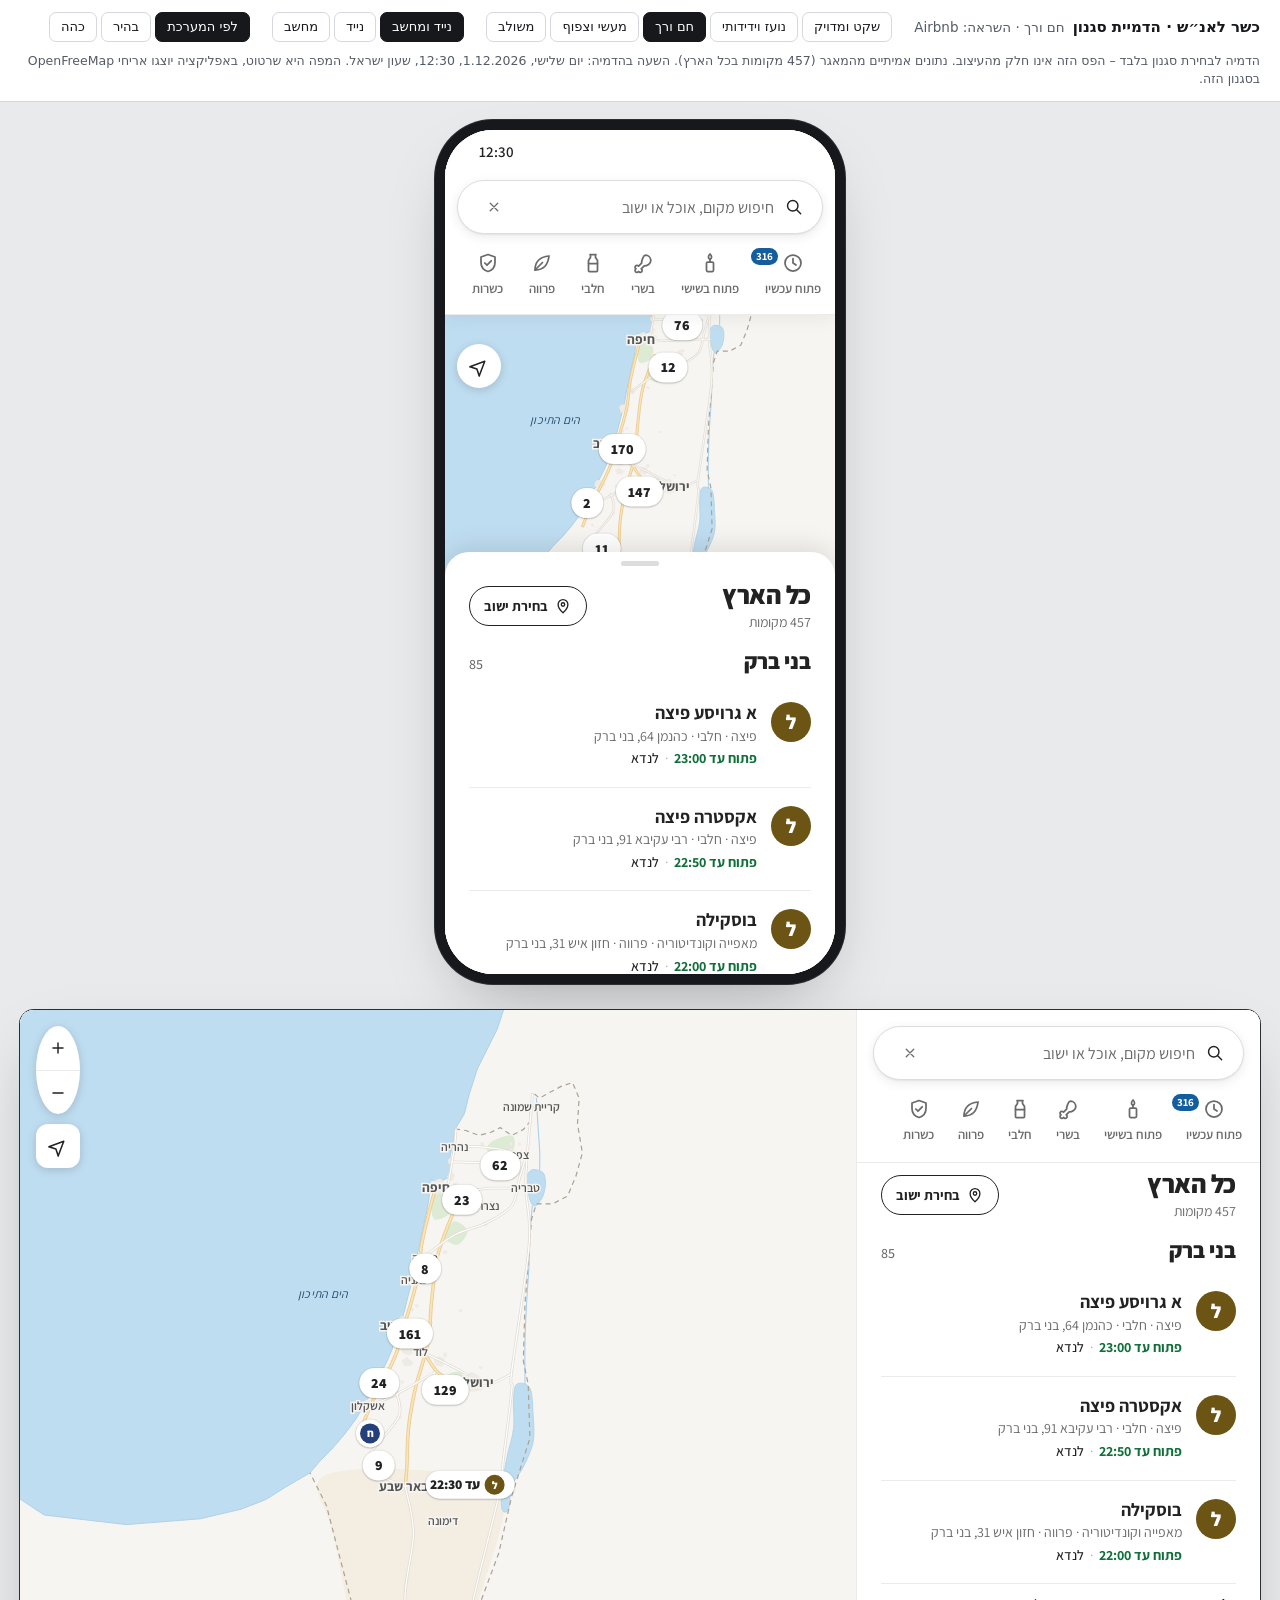
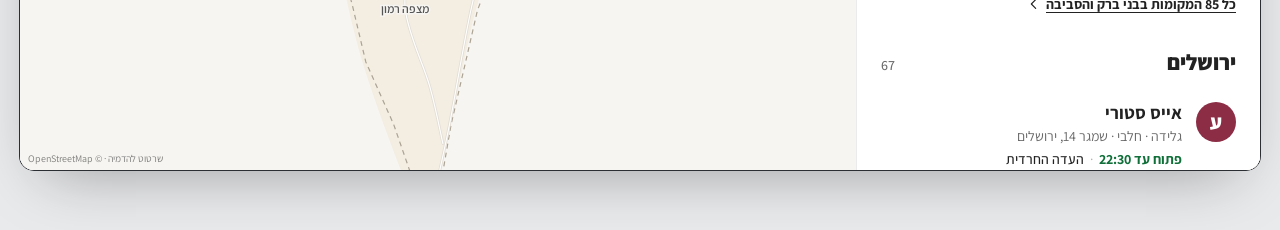
<file: docs/design/styles/airbnb.html>
<!doctype html>
<html lang="he" dir="rtl"><head><meta charset="utf-8">
<meta name="viewport" content="width=device-width,initial-scale=1,viewport-fit=cover">
<meta name="color-scheme" content="light dark">
<title>כשר לאנ״ש · הדמיית סגנון: חם ורך</title>
<link rel="preconnect" href="https://fonts.googleapis.com"><link rel="preconnect" href="https://fonts.gstatic.com" crossorigin>
<link rel="stylesheet" href="https://fonts.googleapis.com/css2?family=Assistant:wght@400;500;600;700;800&display=swap">
<style>
/* tokens shared by all four styles: kashrut groups, status, review page. Meaning stays the same in every style. */
:root{
  --k-chabad:#24407A;--k-eda:#8C2D45;--k-landa:#6B5414;--k-products:#4B5563;--k-on:#FFFFFF;
  --open:#11703A;--soon:#A24E00;--closed:#B3261E;--warn-bg:#FFF3D6;--warn-ink:#704300;
  --focus-w:3px;--dur:.24s;--press:.97;
  --page:#E9EAEC;--frame:#16181B;--frame-edge:#2B2E33;
  --rv-bg:#FFFFFF;--rv-ink:#16181B;--rv-sub:#545B66;--rv-line:#D5D8DD;
  --scrim:rgba(10,14,20,.38);
}
:root[data-theme=dark]{
  --k-chabad:#A9C1F2;--k-eda:#F2A9BA;--k-landa:#E6C873;--k-products:#B9C1CC;--k-on:#121418;
  --open:#62D394;--soon:#F6AE5E;--closed:#FF8F85;--warn-bg:#3A2E12;--warn-ink:#F6D184;
  --page:#0B0C0E;--frame:#000000;--frame-edge:#33363C;
  --rv-bg:#16181B;--rv-ink:#EEF0F3;--rv-sub:#A3AAB5;--rv-line:#30343A;
  --scrim:rgba(0,0,0,.55);
}

@media (prefers-color-scheme:dark){:root:not([data-theme=light]){
  --k-chabad:#A9C1F2;--k-eda:#F2A9BA;--k-landa:#E6C873;--k-products:#B9C1CC;--k-on:#121418;
  --open:#62D394;--soon:#F6AE5E;--closed:#FF8F85;--warn-bg:#3A2E12;--warn-ink:#F6D184;
  --page:#0B0C0E;--frame:#000000;--frame-edge:#33363C;
  --rv-bg:#16181B;--rv-ink:#EEF0F3;--rv-sub:#A3AAB5;--rv-line:#30343A;
  --scrim:rgba(0,0,0,.55);
}}
/* ---------- shared layout (all four styles). Every value comes from the style's :root tokens ---------- */
*{box-sizing:border-box}
html,body{margin:0}
body{background:var(--page);color:var(--ink);font-family:var(--font);-webkit-font-smoothing:antialiased;-webkit-text-size-adjust:100%}
button,input{font:inherit;color:inherit}
button{cursor:pointer;background:none;border:0;padding:0;-webkit-tap-highlight-color:transparent}
.sr{position:absolute;width:1px;height:1px;overflow:hidden;clip:rect(0 0 0 0);white-space:nowrap}
.num{font-variant-numeric:tabular-nums}
:focus{outline:none}
:focus-visible{outline:var(--focus-w) solid var(--focus);outline-offset:2px}
.ic{flex:none;display:block}

/* review bar – not part of the design */
.rv{font-family:system-ui,-apple-system,"Segoe UI",Arial,sans-serif;background:var(--rv-bg);color:var(--rv-ink);border-bottom:1px solid var(--rv-line);padding:12px 20px;display:flex;flex-wrap:wrap;gap:10px 22px;align-items:center;font-size:13.5px}
.rvt b{font-size:15px;margin-inline-end:8px}.rvt span{color:var(--rv-sub)}
.rvn,.rvg{display:flex;gap:4px;flex-wrap:wrap}
.rvn a,.rvg button{padding:6px 11px;border-radius:7px;border:1px solid var(--rv-line);color:var(--rv-ink);text-decoration:none;font-size:13px;line-height:1.2}
.rvn a[aria-current=page],.rvg button[aria-pressed=true]{background:var(--rv-ink);color:var(--rv-bg);border-color:var(--rv-ink)}
.rvnote{flex-basis:100%;margin:0;color:var(--rv-sub);font-size:12.5px;line-height:1.5}

.stage{display:flex;flex-direction:column;align-items:center;gap:36px;padding:28px 16px 60px}
body[data-view=phone] .dkwrap,body[data-view=desk] .phwrap{display:none}
.phwrap{width:390px;height:844px;border-radius:48px;padding:0;box-shadow:0 0 0 10px var(--frame),0 0 0 11px var(--frame-edge),0 30px 70px -20px rgba(0,0,0,.35);overflow:hidden;flex:none;position:relative}
.dkwrap{width:min(1240px,100%);height:760px;border-radius:14px;overflow:hidden;box-shadow:0 0 0 1px var(--frame-edge),0 24px 60px -24px rgba(0,0,0,.35);flex:none}
@media (max-width:430px){.phwrap{width:100%;height:100svh;border-radius:0;box-shadow:none}.stage{padding:0}}
.frame{width:100%;height:100%}

/* ---------- app ---------- */
.app{position:relative;overflow:hidden;background:var(--bg);color:var(--ink);font-family:var(--font);font-size:var(--fs-body);line-height:1.45;isolation:isolate}
.map{position:absolute;inset:0;overflow:hidden;touch-action:none;cursor:grab;background:var(--m-land)}
.map.drag{cursor:grabbing}
.bgm{position:absolute;inset:0;display:block}
.mks{position:absolute;inset:0;pointer-events:none}
.mk{position:absolute;left:0;top:0;pointer-events:auto;display:block;transition:filter .12s}
.mk.sel{z-index:3}
.mpl{font-family:var(--font);font-size:12px;font-weight:var(--w-label);fill:var(--m-label);stroke:var(--m-halo);stroke-width:3px;paint-order:stroke;text-anchor:middle;dominant-baseline:central}
.mpl.big{font-size:13.5px;font-weight:var(--w-label-big)}
.mpl.cur{fill:var(--brand)}
.mwl{font-family:var(--font);font-size:12px;font-style:italic;fill:var(--m-water-label);text-anchor:middle;dominant-baseline:central;letter-spacing:.02em}
.attr{position:absolute;bottom:4px;left:8px;font-size:10px;color:var(--m-label);opacity:.75;pointer-events:none}
.ph .attr{display:none}

.osbar{position:absolute;top:0;inset-inline:0;height:44px;display:flex;align-items:center;justify-content:flex-end;padding:0 34px;font-weight:600;font-size:15px;z-index:6;pointer-events:none;color:var(--ink)}
.ph .top{position:absolute;top:44px;inset-inline:0;z-index:5;padding:6px 12px 8px}
.dk .top{padding:16px 16px 10px;flex:none}
.sbar{display:flex;align-items:center;gap:8px;height:var(--search-h);padding:0 14px;background:var(--search-bg);border-radius:var(--r-search);box-shadow:var(--sh-search);border:var(--search-border)}
.sbar .sic{color:var(--sub)}
.q{flex:1;min-width:0;border:0;background:none;height:100%;font-size:var(--fs-search);outline:none;color:var(--ink)}
.q::placeholder{color:var(--sub);opacity:1}
.q::-webkit-search-cancel-button{display:none}
.ib{width:36px;height:36px;border-radius:50%;display:grid;place-items:center;color:var(--sub);flex:none}
.chips{display:flex;gap:var(--chip-gap);overflow-x:auto;scrollbar-width:none;padding:10px 2px 2px;margin:0 -12px;padding-inline:12px}
.dk .chips{flex-wrap:wrap;margin:0;padding-inline:0}
.chips::-webkit-scrollbar{display:none}
.chip{flex:none;display:inline-flex;align-items:center;gap:6px;height:var(--chip-h);padding:0 13px;border-radius:var(--r-chip);background:var(--chip-bg);color:var(--chip-ink);border:var(--chip-border);font-size:var(--fs-chip);font-weight:var(--w-chip);box-shadow:var(--sh-chip);white-space:nowrap;transition:background .15s,color .15s,transform .1s}
.chip .n{font-weight:var(--w-strong)}
.chip[aria-pressed=true]{background:var(--chip-on-bg);color:var(--chip-on-ink);border-color:var(--chip-on-border)}
.chip .cv{opacity:.7}

.ctl{position:absolute;z-index:4;display:flex;flex-direction:column;gap:10px}
.ph .ctl{left:12px;top:calc(var(--top-h) + 30px)}
.dk .ctl{left:16px;bottom:24px}
.fab,.zoom{background:var(--float-bg);color:var(--float-ink);box-shadow:var(--sh-float);border:var(--float-border)}
.fab{width:var(--fab);height:var(--fab);border-radius:var(--r-fab);display:grid;place-items:center}
.zoom{display:flex;flex-direction:column;border-radius:var(--r-fab);overflow:hidden}
.zoom button{width:var(--fab);height:var(--fab);display:grid;place-items:center}
.zoom button+button{border-top:1px solid var(--line)}

/* sheet */
.sheet{position:absolute;z-index:5;display:flex;flex-direction:column;background:var(--sheet-bg);color:var(--ink)}
.ph .sheet{top:0;inset-inline:0;border-radius:var(--r-sheet) var(--r-sheet) 0 0;box-shadow:var(--sh-sheet);will-change:transform}
.dk .sheet{top:0;bottom:0;right:0;width:404px;box-shadow:var(--sh-panel);border-inline-end:var(--panel-border)}
.grab{height:22px;display:grid;place-items:center;flex:none;cursor:grab;touch-action:none}
.grab span{width:38px;height:5px;border-radius:3px;background:var(--grabber)}
.shd{flex:none;padding:2px var(--pad) 10px;touch-action:none}
.dk .shd{padding-top:6px;border-top:var(--panel-div)}
.hrow{display:flex;align-items:center;gap:10px;min-height:44px}
.htxt{flex:1;min-width:0}
.shd h2{margin:0;font-family:var(--font-h);font-size:var(--fs-title);font-weight:var(--w-title);line-height:1.15;letter-spacing:var(--ls-title);text-wrap:balance}
.cnt{display:block;color:var(--sub);font-size:var(--fs-small);margin-top:2px}
.townbtn{display:inline-flex;align-items:center;gap:6px;height:40px;padding:0 14px;border-radius:var(--r-btn);background:var(--btn2-bg);color:var(--btn2-ink);font-weight:var(--w-strong);font-size:var(--fs-small);flex:none;border:var(--btn2-border)}
.cand{display:flex;align-items:center;gap:8px;margin-top:8px;color:var(--sub);font-size:var(--fs-small)}
.cand b{color:var(--ink)}
.allc{margin-inline-start:auto;color:var(--link);font-weight:var(--w-strong);font-size:var(--fs-small);padding:6px 2px}
.back{display:inline-flex;align-items:center;gap:4px;height:40px;padding:0 12px 0 14px;margin-inline-start:-8px;border-radius:var(--r-btn);color:var(--link);font-weight:var(--w-strong)}
.xclose{margin-inline-start:auto;background:var(--btn2-bg)}
.sbody{flex:1;overflow-y:auto;overscroll-behavior:contain;-webkit-overflow-scrolling:touch}
.view{padding:0 var(--pad) 40px}
.view.in{animation:vin var(--dur) cubic-bezier(.2,.8,.2,1)}
.view.in.back{animation-name:vback}
@keyframes vin{from{opacity:0;transform:translateX(-18px)}to{opacity:1;transform:none}}
@keyframes vback{from{opacity:0;transform:translateX(18px)}to{opacity:1;transform:none}}

.note{color:var(--sub);font-size:var(--fs-small);margin:0 0 10px;line-height:1.5}
.sec-h{display:flex;align-items:baseline;justify-content:space-between;margin:var(--sec-gap) 0 6px;font-family:var(--font-h);font-size:var(--fs-sec);font-weight:var(--w-sec);color:var(--sec-ink)}
.sec-h:first-child{margin-top:4px}
.sec-h .c{font-family:var(--font);color:var(--sub);font-size:var(--fs-small);font-weight:500}
.more{display:flex;align-items:center;gap:4px;width:100%;justify-content:flex-start;padding:10px 0 4px;color:var(--link);font-weight:var(--w-strong);font-size:var(--fs-small)}
.townrow{display:flex;align-items:center;gap:12px;width:100%;padding:12px 14px;margin-bottom:8px;border-radius:var(--r-card);background:var(--brand-tint);color:var(--ink);text-align:start}
.townrow>span{flex:1;display:flex;flex-direction:column}.townrow small{color:var(--sub);font-size:var(--fs-small)}
.townrow .ic:first-child{color:var(--brand)}

/* list row (styles reshape it) */
.item{display:flex;gap:12px;width:100%;text-align:start;align-items:flex-start;padding:12px 0;color:var(--ink);position:relative}
.bd{flex:1;min-width:0;display:flex;flex-direction:column;gap:2px}
.nm{font-family:var(--font-h);font-size:var(--fs-name);font-weight:var(--w-name);line-height:1.25}
.l2{color:var(--sub);font-size:var(--fs-small);line-height:1.4}
.kh{font-size:var(--fs-small);color:var(--ink);font-weight:500}
.l3{display:block;font-size:var(--fs-small);line-height:1.45}.l3 .stt{display:inline}.l3 .sep{color:var(--sub);margin:0 6px}
.stt{font-size:var(--fs-small);font-weight:var(--w-strong);line-height:1.4}
.st-y{color:var(--open)}.st-s{color:var(--soon)}.st-n{color:var(--closed)}.st-u,.st-x{color:var(--sub);font-weight:500}
.dbt{display:flex;align-items:center;gap:5px;color:var(--warn-ink);font-size:var(--fs-small);font-weight:600}
.dbt.big{margin:8px 0 0}

/* kashrut badge: letter + colour */
.kb{flex:none;width:var(--kb);height:var(--kb);border-radius:var(--r-kb);display:grid;place-items:center;font-weight:800;font-size:calc(var(--kb) * .5);font-family:var(--font-h);color:var(--k-on);line-height:1}
.kb.big{--kb:var(--kb-big)}
.kb-chabad{background:var(--k-chabad)}.kb-eda{background:var(--k-eda)}.kb-landa{background:var(--k-landa)}
.kb-products{background:var(--surface);color:var(--k-products);box-shadow:inset 0 0 0 2px var(--k-products)}

.empty{display:flex;flex-direction:column;align-items:center;text-align:center;gap:6px;padding:30px 10px;color:var(--sub)}
.empty b{color:var(--ink);font-size:var(--fs-name)}
.btn{display:inline-flex;align-items:center;justify-content:center;gap:6px;height:var(--btn-h);padding:0 18px;border-radius:var(--r-btn);font-weight:var(--w-strong);background:var(--btn2-bg);color:var(--btn2-ink);border:var(--btn2-border)}
.btn.pri{background:var(--brand);color:var(--brand-ink);border-color:transparent}
.btn.ghost{background:transparent;border-color:transparent;color:var(--link)}
.empty .btn{margin-top:10px}
.foot{color:var(--sub);font-size:12px;line-height:1.55;margin-top:22px;padding-top:14px;border-top:1px solid var(--line)}

/* place card */
.card h3{margin:0;font-family:var(--font-h);font-size:var(--fs-card);font-weight:var(--w-card);line-height:1.15;letter-spacing:var(--ls-title);text-wrap:balance}
.addr,.meta{margin:4px 0 0;color:var(--sub);font-size:var(--fs-body)}
.meta{font-size:var(--fs-small)}
.cst{margin-top:10px;display:flex;flex-direction:column;gap:2px}
.cst .stt{font-size:var(--fs-body)}
.frl{color:var(--sub);font-size:var(--fs-small)}
.acts{display:grid;grid-template-columns:repeat(4,1fr);gap:8px;margin:16px 0}
.act{display:flex;flex-direction:column;align-items:center;justify-content:center;gap:4px;min-height:60px;border-radius:var(--r-btn);background:var(--btn2-bg);color:var(--btn2-ink);font-size:var(--fs-small);font-weight:var(--w-strong);border:var(--btn2-border)}
.act.pri{background:var(--brand);color:var(--brand-ink);border-color:transparent}
.kbox{display:flex;gap:12px;align-items:flex-start;padding:14px;border-radius:var(--r-card);background:var(--surface2)}
.kbox h4,.dl h4{margin:0;font-size:var(--fs-small);color:var(--sub);font-weight:600}
.kn{margin:2px 0 0;font-weight:var(--w-strong);font-size:var(--fs-name)}
.ksrc{margin:4px 0 0;color:var(--sub);font-size:12.5px;line-height:1.45}
.dl{margin-top:14px;padding-top:14px;border-top:1px solid var(--line)}
.dl h4{display:flex;align-items:center;gap:6px;margin-bottom:8px}
.dl.cn,.dl.ph1{display:flex;align-items:center;gap:10px;color:var(--ink)}
.dl.cn .ic,.dl.ph1 .ic{color:var(--sub)}
.hrs{display:flex;flex-direction:column}
.hr{display:flex;justify-content:space-between;gap:12px;padding:5px 0;font-size:var(--fs-body)}
.hr .d{color:var(--sub);display:flex;align-items:center;gap:6px}
.hr.tday{font-weight:var(--w-strong)}.hr.tday .d{color:var(--ink)}
.tg{font-size:11.5px;font-weight:700;color:var(--brand);background:var(--brand-tint);padding:1px 7px;border-radius:99px}
.nohrs{margin:0;color:var(--sub)}
.doubt{display:flex;gap:8px;align-items:flex-start;margin:10px 0 0;padding:10px 12px;border-radius:var(--r-btn);background:var(--warn-bg);color:var(--warn-ink);font-size:var(--fs-small);line-height:1.45}
.src{color:var(--sub);font-size:12.5px;margin:10px 0 0;line-height:1.5}

/* modal sheet */
.modal{position:absolute;inset:0;z-index:20;display:flex;align-items:flex-end;justify-content:center}
.modal[hidden]{display:none}
.dk .modal{align-items:center}
.mback{position:absolute;inset:0;background:var(--scrim);opacity:0;transition:opacity .18s}
.mbox{position:relative;width:100%;max-height:82%;overflow:auto;background:var(--sheet-bg);border-radius:var(--r-sheet) var(--r-sheet) 0 0;padding:6px var(--pad) 22px;transform:translateY(30px);opacity:0;transition:transform .22s cubic-bezier(.2,.8,.2,1),opacity .18s;box-shadow:var(--sh-sheet)}
.dk .mbox{width:420px;border-radius:var(--r-sheet);max-height:80%}
.modal.on .mback{opacity:1}.modal.on .mbox{transform:none;opacity:1}
.mgrab{width:38px;height:5px;border-radius:3px;background:var(--grabber);margin:4px auto 12px}
.dk .mgrab{display:none}
.mt{margin:0;font-family:var(--font-h);font-size:var(--fs-title2);font-weight:var(--w-title)}
.msub{color:var(--sub);font-size:var(--fs-small);margin:4px 0 14px;line-height:1.5}
.opts{display:flex;flex-direction:column;gap:6px}
.opt{display:flex;align-items:center;gap:12px;min-height:56px;padding:8px 12px;border-radius:var(--r-btn);background:var(--surface2);text-align:start}
.opt .on1{flex:1;font-weight:600}.opt .oc{color:var(--sub);font-size:var(--fs-small)}
.opt .box{width:24px;height:24px;border-radius:var(--r-check);display:grid;place-items:center;border:2px solid var(--line-strong);color:transparent}
.opt[aria-checked=true] .box{background:var(--brand);border-color:var(--brand);color:var(--brand-ink)}
.mact{display:flex;gap:10px;justify-content:space-between;margin-top:18px}
.mact .pri{flex:1}
.msearch{display:flex;align-items:center;gap:8px;height:46px;padding:0 12px;border-radius:var(--r-search);background:var(--surface2);color:var(--sub);margin-bottom:8px}
.msearch input{flex:1;border:0;background:none;outline:none;font-size:16px;color:var(--ink)}
.tlist{display:flex;flex-direction:column}
.trow{display:flex;align-items:center;gap:12px;min-height:52px;padding:0 6px;border-bottom:1px solid var(--line);text-align:start}
.trow .ic{color:var(--sub)}.trow .tn{flex:1;font-weight:500}.trow .tc{color:var(--sub);font-size:var(--fs-small)}
.trow.cur .tn{color:var(--brand);font-weight:700}.trow.cur .ic{color:var(--brand)}

.toast{position:absolute;left:50%;bottom:28px;transform:translate(-50%,20px);opacity:0;z-index:30;background:var(--toast-bg);color:var(--toast-ink);padding:11px 18px;border-radius:var(--r-toast);font-size:var(--fs-small);font-weight:600;box-shadow:var(--sh-float);transition:opacity .2s,transform .2s;pointer-events:none;white-space:nowrap}
.toast.on{opacity:1;transform:translate(-50%,0)}

/* press feedback */
button{transition:transform .1s,background-color .15s,color .15s}
button:not(.mk):active,button.press:not(.mk){transform:scale(var(--press))}
.mk:active,.mk.press{filter:brightness(.9)}
@media (prefers-reduced-motion:reduce){*,*::before,*::after{animation:none!important;transition:none!important}button:not(.mk):active,button.press:not(.mk){transform:none}}

/* ---------- style C: warm and soft (design language of Airbnb) ---------- */
:root{
  --font:"Assistant","Arial Hebrew",Arial,"Liberation Sans",system-ui,sans-serif;--font-h:var(--font);
  --fs-body:16px;--fs-small:14px;--fs-name:18px;--fs-title:26px;--fs-title2:24px;--fs-card:30px;--fs-sec:20px;--fs-chip:13px;--fs-search:16px;
  --w-title:800;--w-card:800;--w-name:700;--w-sec:800;--w-chip:600;--w-strong:700;--w-label:600;--w-label-big:700;--ls-title:-.01em;
  --pad:24px;--sec-gap:28px;--chip-gap:22px;--chip-h:58px;--search-h:54px;--btn-h:50px;--fab:44px;--kb:40px;--kb-big:48px;
  --r-sheet:24px;--r-card:16px;--r-chip:0;--r-search:28px;--r-btn:12px;--r-fab:50%;--r-kb:50%;--r-check:6px;--r-toast:12px;
  --bg:#FFFFFF;--surface:#FFFFFF;--surface2:#F7F6F4;--ink:#222222;--sub:#6A6A6A;--line:#EBEBEB;--line-strong:#B0B0B0;--link:#222222;
  --brand:#155E9E;--brand-ink:#FFFFFF;--brand-tint:#EAF2F9;
  --sheet-bg:#FFFFFF;--search-bg:#FFFFFF;--search-border:1px solid #DDDDDD;--sh-search:0 3px 12px rgba(0,0,0,.08),0 1px 2px rgba(0,0,0,.06);
  --chip-bg:transparent;--chip-ink:#6A6A6A;--chip-border:0;--chip-on-bg:transparent;--chip-on-ink:#222222;--chip-on-border:transparent;--sh-chip:none;
  --btn2-bg:#FFFFFF;--btn2-ink:#222222;--btn2-border:1px solid #B0B0B0;--float-bg:#FFFFFF;--float-ink:#222222;--float-border:0;
  --sh-sheet:0 -6px 24px rgba(0,0,0,.10);--sh-float:0 2px 10px rgba(0,0,0,.16);--sh-panel:none;--panel-border:1px solid #EBEBEB;--panel-div:0;
  --grabber:#DDDDDD;--sec-ink:#222222;--toast-bg:#222222;--toast-ink:#FFFFFF;
  --m-land:#F7F5F1;--m-desert:#F3EDE2;--m-green:#DDEBD5;--m-sea:#BFDDF1;--m-sea-line:#A9D0EA;--m-coast:#AED1EA;--m-urban:#EEEAE4;--m-street:#FFFFFF;
  --m-mw:#FBE3B4;--m-mw-case:#E8CB92;--m-tr:#FFFFFF;--m-tr-case:#E2DDD5;--m-border:#ABA394;--m-label:#555555;--m-halo:#F7F5F1;--m-water-label:#244E70;
  --pill-bg:#FFFFFF;--pill-ink:#222222;--pill-sel-bg:#222222;--pill-sel-ink:#FFFFFF;
}
:root[data-theme=dark]{
  --bg:#121212;--surface:#1E1E1E;--surface2:#262626;--ink:#F2F2F2;--sub:#ABABAB;--line:#333333;--line-strong:#6A6A6A;--link:#F2F2F2;
  --brand:#5DA8E8;--brand-ink:#08182A;--brand-tint:#17293A;
  --sheet-bg:#121212;--search-bg:#1E1E1E;--search-border:1px solid #3A3A3A;--sh-search:0 3px 12px rgba(0,0,0,.5);
  --chip-ink:#ABABAB;--chip-on-ink:#F2F2F2;
  --btn2-bg:#1E1E1E;--btn2-ink:#F2F2F2;--btn2-border:1px solid #6A6A6A;--float-bg:#1E1E1E;--float-ink:#F2F2F2;
  --sh-sheet:0 -6px 24px rgba(0,0,0,.6);--sh-float:0 2px 10px rgba(0,0,0,.6);--panel-border:1px solid #333333;
  --grabber:#444444;--sec-ink:#F2F2F2;--toast-bg:#F2F2F2;--toast-ink:#121212;
  --m-land:#1D1C1A;--m-desert:#23211D;--m-green:#1E2A20;--m-sea:#122A3D;--m-sea-line:#1B3D58;--m-coast:#1B3D58;--m-urban:#262522;--m-street:#302F2C;
  --m-mw:#5A4C30;--m-mw-case:#151412;--m-tr:#383633;--m-tr-case:#151412;--m-border:#6B665C;--m-label:#D6D3CE;--m-halo:#171615;--m-water-label:#7FA9CB;
  --pill-bg:#2A2A2A;--pill-ink:#F2F2F2;--pill-sel-bg:#F2F2F2;--pill-sel-ink:#121212;
}
/* header: white bar with search pill and an icon-over-label category row */
.ph .top{top:0;padding-top:50px;background:var(--sheet-bg);box-shadow:0 1px 0 var(--line),0 6px 16px rgba(0,0,0,.05)}
.ph .osbar{z-index:7}
.sbar{padding:0 18px}
.sbar .sic{color:var(--ink)}
.chips{padding-top:12px;gap:var(--chip-gap)}
.chip{flex-direction:column;justify-content:center;gap:5px;padding:0 2px;position:relative;font-size:var(--fs-chip)}
.chip .ic{width:24px;height:24px}
.chip .cv{display:none}
.chip .n{position:absolute;top:2px;inset-inline-end:-12px;background:var(--brand);color:var(--brand-ink);font-size:11px;border-radius:9px;padding:0 5px;line-height:17px;font-weight:700}
.chip::after{content:"";position:absolute;bottom:0;left:0;right:0;height:2px;border-radius:1px;background:transparent}
.chip[aria-pressed=true]::after{background:var(--ink)}
.chip:hover{color:var(--ink)}
.dk .top{border-bottom:1px solid var(--line)}
.dk .chips{flex-wrap:nowrap;overflow-x:auto;gap:20px}
.dk .ctl{bottom:auto;top:16px}
.dk .fab{border-radius:12px}
.shd{padding-top:6px}
.townbtn{border-radius:24px;border:1px solid var(--ink);background:var(--surface);color:var(--ink)}
.cand{border:1px solid var(--line);border-radius:var(--r-card);padding:12px 14px}
.allc{text-decoration:underline}
.item{padding:18px 0;border-bottom:1px solid var(--line);gap:14px}
.item:last-of-type{border-bottom:0}
.nm{font-size:18px}
.l3 .sep{color:var(--line-strong)}
.more{text-decoration:underline;text-underline-offset:3px;color:var(--ink)}
.sec-h{font-size:22px}
.card h3{font-size:30px}
.acts{display:flex;gap:10px;flex-wrap:wrap}
.acts .act{flex:1 1 40%;flex-direction:row;min-height:48px;gap:8px;font-size:15px}
.acts .act.pri{background:var(--brand);color:var(--brand-ink);border:0}
.kbox{background:transparent;border:1px solid var(--line);border-radius:var(--r-card);padding:18px;box-shadow:0 6px 16px rgba(0,0,0,.06)}
.dl{border-top:1px solid var(--line);padding-top:20px;margin-top:20px}
.btn.pri{background:var(--ink);color:var(--bg)}
.opt{background:transparent;border-bottom:1px solid var(--line);border-radius:0}
.opt .box{border-radius:6px}
.opt[aria-checked=true] .box{background:var(--ink);border-color:var(--ink);color:var(--bg)}
/* map: status pills instead of dots */
.pill{display:inline-flex;align-items:center;gap:5px;height:28px;padding:0 10px 0 4px;border-radius:14px;background:var(--pill-bg);color:var(--pill-ink);font-weight:800;font-size:13.5px;white-space:nowrap;box-shadow:0 1px 2px rgba(0,0,0,.18),0 0 0 1px rgba(0,0,0,.06);font-variant-numeric:tabular-nums;transition:transform .12s}
.pill .kb{--kb:20px;font-size:11px}
.pill.only{padding:0 4px}
.pill.closed{color:var(--sub);font-weight:600}
.pill.sel{background:var(--pill-sel-bg);color:var(--pill-sel-ink);transform:scale(1.12);height:32px;font-size:14.5px;padding-inline-end:12px}
.mk:hover .pill{transform:scale(1.06)}
.clp{display:inline-flex;align-items:center;height:30px;padding:0 12px;border-radius:15px;background:var(--pill-bg);color:var(--pill-ink);font-weight:800;font-size:14px;box-shadow:0 1px 2px rgba(0,0,0,.18),0 0 0 1px rgba(0,0,0,.06);white-space:nowrap}
.clp small{font-weight:600;color:var(--sub);font-size:12px;margin-inline-start:4px}

@media (prefers-color-scheme:dark){:root:not([data-theme=light]){
  --bg:#121212;--surface:#1E1E1E;--surface2:#262626;--ink:#F2F2F2;--sub:#ABABAB;--line:#333333;--line-strong:#6A6A6A;--link:#F2F2F2;
  --brand:#5DA8E8;--brand-ink:#08182A;--brand-tint:#17293A;
  --sheet-bg:#121212;--search-bg:#1E1E1E;--search-border:1px solid #3A3A3A;--sh-search:0 3px 12px rgba(0,0,0,.5);
  --chip-ink:#ABABAB;--chip-on-ink:#F2F2F2;
  --btn2-bg:#1E1E1E;--btn2-ink:#F2F2F2;--btn2-border:1px solid #6A6A6A;--float-bg:#1E1E1E;--float-ink:#F2F2F2;
  --sh-sheet:0 -6px 24px rgba(0,0,0,.6);--sh-float:0 2px 10px rgba(0,0,0,.6);--panel-border:1px solid #333333;
  --grabber:#444444;--sec-ink:#F2F2F2;--toast-bg:#F2F2F2;--toast-ink:#121212;
  --m-land:#1D1C1A;--m-desert:#23211D;--m-green:#1E2A20;--m-sea:#122A3D;--m-sea-line:#1B3D58;--m-coast:#1B3D58;--m-urban:#262522;--m-street:#302F2C;
  --m-mw:#5A4C30;--m-mw-case:#151412;--m-tr:#383633;--m-tr-case:#151412;--m-border:#6B665C;--m-label:#D6D3CE;--m-halo:#171615;--m-water-label:#7FA9CB;
  --pill-bg:#2A2A2A;--pill-ink:#F2F2F2;--pill-sel-bg:#F2F2F2;--pill-sel-ink:#121212;
}}
</style></head>
<body data-view="both">
<header class="rv">
  <div class="rvt"><b>כשר לאנ״ש · הדמיית סגנון</b><span>חם ורך · השראה: Airbnb</span></div>
  <nav class="rvn" aria-label="סגנונות"><a href="apple.html">שקט ומדויק</a><a href="wolt.html">נועז וידידותי</a><a href="airbnb.html" aria-current=page>חם ורך</a><a href="google.html">מעשי וצפוף</a><a href="hybrid.html">משולב</a></nav>
  <div class="rvg" role="group" aria-label="תצוגה"><button data-view-b="both" aria-pressed="true">נייד ומחשב</button><button data-view-b="phone" aria-pressed="false">נייד</button><button data-view-b="desk" aria-pressed="false">מחשב</button></div>
  <div class="rvg" role="group" aria-label="מראה"><button data-theme-b="system" aria-pressed="true">לפי המערכת</button><button data-theme-b="light" aria-pressed="false">בהיר</button><button data-theme-b="dark" aria-pressed="false">כהה</button></div>
  <p class="rvnote">הדמיה לבחירת סגנון בלבד – הפס הזה אינו חלק מהעיצוב. נתונים אמיתיים מהמאגר (457 מקומות בכל הארץ). השעה בהדמיה: יום שלישי, 1.12.2026, 12:30, שעון ישראל. המפה היא שרטוט, באפליקציה יוצגו אריחי OpenFreeMap בסגנון הזה.</p>
</header>
<main class="stage"><div class="phwrap"><div id="phone" class="frame"></div></div><div class="dkwrap"><div id="desk" class="frame"></div></div></main>
<script>
window.KA_DATA={"now":"יום שלישי, 1.12.2026, 12:30","places":[{"u":"565847f","n":"מסעדת כמיסה","s":"פארק תעשייה דלתון","c":"דלתון","h":"העדה החרדית","hc":"eda","t":["בשרי"],"f":"מסעדה","ph":"054-588-4014","ex":1,"la":33.02898,"lo":35.47766,"wk":["יום שני: 13:00–22:00","יום שלישי: 13:00–22:00","יום רביעי: 13:00–22:00","יום חמישי: 13:00–22:00","יום שישי: סגור","יום שבת: סגור","יום ראשון: 13:00–22:00"],"chk":"2026-11","f0":0,"db":0,"st":["n","נפתח היום ב־13:00",1],"sf":["n","סגור בשעה הזו · נפתח ביום ראשון ב־13:00",3],"fr":null,"fc":-1},{"u":"c9fd07f","n":"בית האופים","s":"ארלוזורוב 10","c":"חיפה","h":"לנדא","hc":"landa","t":["פרווה"],"f":"מאפייה וקונדיטוריה","ph":"052-710-8325","ex":1,"la":32.80615,"lo":35.00063,"wk":["יום שני: 7:00–0:00","יום שלישי: 7:00–0:00","יום רביעי: 7:00–0:00","יום חמישי: 7:00–0:00","יום שישי: 7:00–17:00","יום שבת: סגור","יום ראשון: 7:00–0:00"],"chk":"2026-11","f0":0,"db":0,"st":["y","פתוח עד 00:00",0],"sf":["y","פתוח עד 17:00",0],"fr":"07:00–17:00","fc":1020},{"u":"946fa84","n":"מטעמים","s":"מיכאל 7","c":"חיפה","h":"לנדא","hc":"landa","t":["פרווה"],"f":"מעדנייה ואוכל מוכן","ph":"077-460-4684","ex":1,"la":32.80571,"lo":35.00139,"wk":["יום שני: 7:00–22:00","יום שלישי: 7:00–22:00","יום רביעי: 7:00–22:00","יום חמישי: 7:00–23:30","יום שישי: 0:00–14:00","יום שבת: סגור","יום ראשון: 7:00–22:00"],"chk":"2026-11","f0":0,"db":0,"st":["y","פתוח עד 22:00",0],"sf":["y","פתוח עד 14:00",0],"fr":"00:00–14:00","fc":840},{"u":"62c5987","n":"מאפיית אריאל","s":"סירקין 36","c":"חיפה","h":"העדה החרדית","hc":"eda","t":["פרווה"],"f":"מאפייה וקונדיטוריה","ph":"04-862-0307","ex":1,"la":32.80861,"lo":35.00198,"wk":["יום שני: 6:00–19:00","יום שלישי: 6:00–19:00","יום רביעי: 6:00–19:00","יום חמישי: 6:00–19:00","יום שישי: 6:00–16:00","יום שבת: סגור","יום ראשון: 6:00–19:00"],"chk":"2026-11","f0":0,"db":0,"st":["y","פתוח עד 19:00",0],"sf":["y","פתוח עד 16:00",0],"fr":"06:00–16:00","fc":960},{"u":"7960384","n":"מאפיית אריאל","s":"חניתה 26","c":"חיפה","h":"העדה החרדית","hc":"eda","t":["פרווה"],"f":"מאפייה וקונדיטוריה","ph":"04-812-3335","ex":1,"la":32.79331,"lo":35.01121,"wk":["יום שני: 6:00–21:00","יום שלישי: 5:00–21:00","יום רביעי: 5:00–21:00","יום חמישי: 5:00–21:00","יום שישי: 5:00–15:30","יום שבת: סגור","יום ראשון: 5:00–21:00"],"chk":"2026-11","f0":0,"db":0,"st":["y","פתוח עד 21:00",0],"sf":["y","פתוח עד 15:30",0],"fr":"05:00–15:30","fc":930},{"u":"dd3356c","n":"מאפיית אריאל","s":"חלוצי התעשייה 126","c":"חיפה","h":"העדה החרדית","hc":"eda","t":["פרווה"],"f":"מאפייה וקונדיטוריה","ph":"04-840-4383","ex":1,"la":32.82312,"lo":35.04827,"wk":null,"chk":"2026-11","f0":0,"db":0,"st":["x","נסגר לצמיתות (לפי גוגל)",4],"sf":["x","נסגר לצמיתות (לפי גוגל)",4],"fr":null,"fc":-1},{"u":"29e0130","n":"מאפיית ברכת משה","s":"טרומפלדור 1","c":"חיפה","h":"העדה החרדית","hc":"eda","t":["פרווה"],"f":"מאפייה וקונדיטוריה","ph":"04-853-9906","ex":1,"la":32.78678,"lo":35.02072,"wk":["יום שני: 3:00–0:00","יום שלישי: 3:00–0:00","יום רביעי: 3:00–0:00","יום חמישי: 3:00–0:00","יום שישי: 3:00–15:00","יום שבת: 18:45–0:00","יום ראשון: 3:00–0:00"],"chk":"2026-11","f0":0,"db":0,"st":["y","פתוח עד 00:00",0],"sf":["y","פתוח עד 15:00",0],"fr":"03:00–15:00","fc":900},{"u":"1691691","n":"פיצה סטורי","s":"חניתה 40 א","c":"חיפה","h":"לנדא","hc":"landa","t":["חלבי"],"f":"פיצה","ph":"1-700-558-584","ex":1,"la":32.79243,"lo":35.01208,"wk":["יום שני: 11:00–23:00","יום שלישי: 11:00–23:00","יום רביעי: 11:00–23:00","יום חמישי: 11:00–23:00","יום שישי: 11:00–15:00","יום שבת: 19:00–23:00","יום ראשון: 11:00–23:00"],"chk":"2026-11","f0":0,"db":0,"st":["y","פתוח עד 23:00",0],"sf":["y","פתוח עד 15:00",0],"fr":"11:00–15:00","fc":900},{"u":"ece66ee","n":"פיצה שמש","s":"גאולה 31","c":"חיפה","h":"העדה החרדית","hc":"eda","t":["חלבי"],"f":"פיצה","ph":"04-611-6565","ex":1,"la":32.80245,"lo":35.00079,"wk":["יום שני: 11:00–23:00","יום שלישי: 11:00–23:00","יום רביעי: 11:00–23:00","יום חמישי: 11:00–23:00","יום שישי: 11:00–15:30","יום שבת: 21:00–0:00","יום ראשון: 11:00–23:00"],"chk":"2026-11","f0":0,"db":0,"st":["y","פתוח עד 23:00",0],"sf":["y","פתוח עד 15:30",0],"fr":"11:00–15:30","fc":930},{"u":"c68b44c","n":"פיצה פלוס","s":"בר כוכבא 7","c":"חיפה","h":"העדה החרדית","hc":"eda","t":["חלבי"],"f":"פיצה","ph":"053-412-3250","ex":1,"la":32.80362,"lo":35.00263,"wk":["יום שני: 13:00–22:30","יום שלישי: 13:00–22:30","יום רביעי: 13:00–22:30","יום חמישי: 13:00–22:30","יום שישי: סגור","יום שבת: 22:00–23:30","יום ראשון: 13:00–22:30"],"chk":"2026-11","f0":0,"db":0,"st":["n","נפתח היום ב־13:00",1],"sf":["n","סגור בשעה הזו · נפתח למחרת ב־22:00",3],"fr":null,"fc":-1},{"u":"2009c5f","n":"מטעמים","s":"מיכאל 7","c":"חיפה","h":"לנדא","hc":"landa","t":["בשרי"],"f":"מעדנייה ואוכל מוכן","ph":"077-460-4684","ex":1,"la":32.80571,"lo":35.00139,"wk":["יום שני: 7:00–22:00","יום שלישי: 7:00–22:00","יום רביעי: 7:00–22:00","יום חמישי: 7:00–23:30","יום שישי: 0:00–14:00","יום שבת: סגור","יום ראשון: 7:00–22:00"],"chk":"2026-11","f0":0,"db":0,"st":["y","פתוח עד 22:00",0],"sf":["y","פתוח עד 14:00",0],"fr":"00:00–14:00","fc":840},{"u":"9aa787a","n":"פלאפל ירושלמי","s":"בר כוכבא 10","c":"חיפה","h":"בד\"ץ הרבנים (מוצרים - העדה החרדית ולנדא, בשרים - לנדא)","hc":"products","t":["בשרי","פרווה"],"f":"פלאפל ושווארמה","ph":"077-541-7822","ex":1,"la":32.8049,"lo":35.00174,"wk":null,"chk":"2026-11","f0":0,"db":0,"st":["x","נסגר לצמיתות (לפי גוגל)",4],"sf":["x","נסגר לצמיתות (לפי גוגל)",4],"fr":null,"fc":-1},{"u":"5796ccd","n":"פלאפל ירושלמי","s":"הרצל 62","c":"חיפה","h":"בד\"ץ הרבנים (מוצרים - העדה החרדית ולנדא, בשרים - לנדא)","hc":"products","t":["בשרי","פרווה"],"f":"פלאפל ושווארמה","ph":"04-862-7015","ex":1,"la":32.80623,"lo":35.00207,"wk":["יום שני: 10:00–21:00","יום שלישי: 10:00–21:00","יום רביעי: 10:00–21:00","יום חמישי: 10:00–21:00","יום שישי: סגור","יום שבת: סגור","יום ראשון: 10:00–21:00"],"chk":"2026-11","f0":0,"db":0,"st":["y","פתוח עד 21:00",0],"sf":["n","סגור בשעה הזו · נפתח ביום ראשון ב־10:00",3],"fr":null,"fc":-1},{"u":"90a69d2","n":"פיינע זאכן","s":"הרב הרצוג 3","c":"חיפה","h":"העדה החרדית","hc":"eda","t":["בשרי"],"f":"מסעדה","ph":"052-766-2180","ex":1,"la":32.80456,"lo":35.00125,"wk":null,"chk":"2026-11","f0":0,"db":0,"st":["x","נסגר לצמיתות (לפי גוגל)",4],"sf":["x","נסגר לצמיתות (לפי גוגל)",4],"fr":null,"fc":-1},{"u":"32c8ccb","n":"הצ'ולנטיאדה","s":"הנגב 27","c":"חיפה","h":"בד\"ץ הרבנים (מוצרים העדה החרדית ולנדא)","hc":"products","t":["בשרי"],"f":"מעדנייה ואוכל מוכן","ph":"052-769-0966","ex":1,"la":32.80171,"lo":35.00088,"wk":["יום שני: סגור","יום שלישי: סגור","יום רביעי: סגור","יום חמישי: 19:00–2:00","יום שישי: סגור","יום שבת: סגור","יום ראשון: סגור"],"chk":"2026-11","f0":0,"db":0,"st":["n","סגור עכשיו · נפתח ביום חמישי ב־19:00",3],"sf":["n","סגור בשעה הזו · נפתח ביום חמישי ב־19:00",3],"fr":null,"fc":-1},{"u":"3c838b7","n":"יהללו","s":"הרצוג 3","c":"חיפה","h":"לנדא","hc":"landa","t":["בשרי"],"f":"מסעדה","ph":"054-554-5556","ex":1,"la":32.80682,"lo":35.00128,"wk":null,"chk":"2026-11","f0":0,"db":0,"st":["x","נסגר לצמיתות (לפי גוגל)",4],"sf":["x","נסגר לצמיתות (לפי גוגל)",4],"fr":null,"fc":-1},{"u":"6ac769d","n":"מאפיית הודיה","s":"יחד 20","c":"חריש","h":"לנדא","hc":"landa","t":["פרווה"],"f":"מאפייה וקונדיטוריה","ph":"04-818-4848","ex":1,"la":32.45618,"lo":35.05985,"wk":["יום שני: 7:00–21:00","יום שלישי: 7:00–21:00","יום רביעי: 7:00–21:00","יום חמישי: 7:00–21:00","יום שישי: 6:30–13:00","יום שבת: סגור","יום ראשון: 7:00–21:00"],"chk":"2026-11","f0":0,"db":0,"st":["y","פתוח עד 21:00",0],"sf":["s","נסגר ב־13:00",0],"fr":"06:30–13:00","fc":780},{"u":"7a0999a","n":"פיצה שמש","s":"דרך ארץ 41","c":"חריש","h":"העדה החרדית","hc":"eda","t":["חלבי"],"f":"פיצה","ph":"04-603-3233","ex":1,"la":32.46256,"lo":35.04455,"wk":["יום שני: 11:00–23:00","יום שלישי: 11:00–23:00","יום רביעי: 11:00–23:00","יום חמישי: 11:00–23:00","יום שישי: 10:30–15:30","יום שבת: 18:30–23:00","יום ראשון: 11:00–23:00"],"chk":"2026-11","f0":0,"db":0,"st":["y","פתוח עד 23:00",0],"sf":["y","פתוח עד 15:30",0],"fr":"10:30–15:30","fc":930},{"u":"b7424b7","n":"פיצה סטורי","s":"דרך ארץ 58","c":"חריש","h":"לנדא","hc":"landa","t":["חלבי"],"f":"פיצה","ph":"076-543-2203","ex":1,"la":32.46093,"lo":35.04711,"wk":["יום שני: 10:30–23:00","יום שלישי: 10:30–23:00","יום רביעי: 10:30–23:00","יום חמישי: 10:30–23:00","יום שישי: 10:00–15:00","יום שבת: 19:00–23:00","יום ראשון: 10:30–23:00"],"chk":"2026-11","f0":0,"db":0,"st":["y","פתוח עד 23:00",0],"sf":["y","פתוח עד 15:00",0],"fr":"10:00–15:00","fc":900},{"u":"f1e1e72","n":"מאפיית אליס","s":"המשור 23","c":"טבריה","h":"לנדא (רק הפרווה)","hc":"landa","t":["פרווה"],"f":"מאפייה וקונדיטוריה","ph":"072-272-7275","ex":1,"la":32.78173,"lo":35.49852,"wk":["יום שני: 6:00–20:00","יום שלישי: 6:00–20:00","יום רביעי: 6:00–20:00","יום חמישי: 6:00–20:00","יום שישי: 5:00–15:00","יום שבת: סגור","יום ראשון: 6:00–20:00"],"chk":"2026-11","f0":0,"db":0,"st":["y","פתוח עד 20:00",0],"sf":["y","פתוח עד 15:00",0],"fr":"05:00–15:00","fc":900},{"u":"7be1687","n":"מאפיית הדר","s":"וייצמן 2","c":"טבריה","h":"לנדא","hc":"landa","t":["פרווה"],"f":"מאפייה וקונדיטוריה","ph":"04-679-5578","ex":1,"la":32.77959,"lo":35.50999,"wk":["יום שני: 5:00–22:00","יום שלישי: 5:00–22:00","יום רביעי: 5:00–22:00","יום חמישי: 5:00–22:00","יום שישי: 5:00–15:00","יום שבת: סגור","יום ראשון: 5:00–22:00"],"chk":"2026-11","f0":0,"db":0,"st":["y","פתוח עד 22:00",0],"sf":["y","פתוח עד 15:00",0],"fr":"05:00–15:00","fc":900},{"u":"c4af003","n":"המאפייה של יוסי","s":"אור חיים 1","c":"טבריה","h":"העדה החרדית","hc":"eda","t":["פרווה"],"f":"מאפייה וקונדיטוריה","ph":"04-673-1277","ex":1,"la":32.77906,"lo":35.51619,"wk":["יום שני: 6:00–20:30","יום שלישי: 6:00–20:30","יום רביעי: 6:00–20:30","יום חמישי: 6:00–20:30","יום שישי: 6:00–14:00","יום שבת: סגור","יום ראשון: 6:00–20:30"],"chk":"2026-11","f0":0,"db":0,"st":["y","פתוח עד 20:30",0],"sf":["y","פתוח עד 14:00",0],"fr":"06:00–14:00","fc":840},{"u":"906f326","n":"פיצה רצה מסעדת פקורינו","s":"יצחק בן צבי 1","c":"טבריה","h":"לנדא","hc":"landa","t":["חלבי"],"f":"פיצה","ph":"04-673-5111","ex":1,"la":32.77956,"lo":35.51546,"wk":["יום שני: 8:00–1:00","יום שלישי: 8:00–1:00","יום רביעי: 8:00–1:00","יום חמישי: 8:00–1:00","יום שישי: 8:00–14:00","יום שבת: 20:00–1:00","יום ראשון: 8:00–1:00"],"chk":"2026-11","f0":0,"db":0,"st":["y","פתוח עד 01:00",0],"sf":["y","פתוח עד 14:00",0],"fr":"08:00–14:00","fc":840},{"u":"35e41d6","n":"אקסטרה פיצה","s":"אלחדיף 5","c":"טבריה","h":"העדה החרדית","hc":"eda","t":["חלבי"],"f":"פיצה","ph":"04-672-6071","ex":1,"la":32.79298,"lo":35.53471,"wk":["יום שני: 11:00–23:00","יום שלישי: 11:00–23:00","יום רביעי: 11:00–23:00","יום חמישי: 11:00–23:00","יום שישי: סגור","יום שבת: 19:30–0:00","יום ראשון: 11:00–23:00"],"chk":"2026-11","f0":0,"db":0,"st":["y","פתוח עד 23:00",0],"sf":["n","סגור בשעה הזו · נפתח למחרת ב־19:30",3],"fr":null,"fc":-1},{"u":"19330eb","n":"פיצה ברכת יוסף","s":"יצחק בן צבי 28","c":"טבריה","h":"העדה החרדית","hc":"eda","t":["חלבי"],"f":"פיצה","ph":"04-811-4046","ex":1,"la":32.77631,"lo":35.51526,"wk":["יום שני: 11:00–0:00","יום שלישי: 11:00–0:00","יום רביעי: 11:00–0:00","יום חמישי: 11:00–0:00","יום שישי: סגור","יום שבת: 20:00–0:00","יום ראשון: 11:00–0:00"],"chk":"2026-11","f0":0,"db":0,"st":["y","פתוח עד 00:00",0],"sf":["n","סגור בשעה הזו · נפתח למחרת ב־20:00",3],"fr":null,"fc":-1},{"u":"ef954b9","n":"מאמה מיה","s":"מדרחוב הבנים 1","c":"טבריה","h":"לנדא","hc":"landa","t":["חלבי"],"f":"מסעדה","ph":"050-880-2202","ex":1,"la":32.78644,"lo":35.54138,"wk":["יום שני: 11:00–22:00","יום שלישי: 11:00–22:00","יום רביעי: 11:00–22:00","יום חמישי: 11:00–22:00","יום שישי: סגור","יום שבת: סגור","יום ראשון: 11:00–22:00"],"chk":"2026-11","f0":0,"db":0,"st":["x","סגור זמנית (לפי גוגל)",4],"sf":["x","סגור זמנית (לפי גוגל)",4],"fr":null,"fc":-1},{"u":"e1245bd","n":"פיצה פלאפל בארכה","s":"אבו חצירא 1","c":"טבריה","h":"העדה החרדית","hc":"eda","t":["חלבי"],"f":"פיצה","ph":"04-673-3142","ex":1,"la":32.77685,"lo":35.51182,"wk":["יום שני: 10:00–0:00","יום שלישי: 10:00–0:00","יום רביעי: 10:00–0:00","יום חמישי: 10:00–0:00","יום שישי: סגור","יום שבת: 21:15–0:15","יום ראשון: 10:00–0:00"],"chk":"2026-11","f0":0,"db":0,"st":["y","פתוח עד 00:00",0],"sf":["n","סגור בשעה הזו · נפתח למחרת ב־21:15",3],"fr":null,"fc":-1},{"u":"e1ec7c0","n":"פיצה שמש דלישס","s":"העצמאות 2","c":"טבריה","h":"העדה החרדית","hc":"eda","t":["חלבי"],"f":"פיצה","ph":"04-672-2300","ex":1,"la":32.78843,"lo":35.53921,"wk":["יום שני: 11:00–23:00","יום שלישי: 11:00–23:00","יום רביעי: 11:00–23:00","יום חמישי: 11:00–23:00","יום שישי: סגור","יום שבת: 18:00–23:00","יום ראשון: 11:00–23:00"],"chk":"2026-11","f0":0,"db":0,"st":["y","פתוח עד 23:00",0],"sf":["n","סגור בשעה הזו · נפתח למחרת ב־18:00",3],"fr":null,"fc":-1},{"u":"8fdcf99","n":"שייק מיקס","s":"אור חיים 1","c":"טבריה","h":"העדה החרדית","hc":"eda","t":["חלבי"],"f":"גלידה","ph":"077-436-7931","ex":1,"la":32.78661,"lo":35.53986,"wk":null,"chk":"2026-11","f0":0,"db":0,"st":["u","אין מידע על שעות הפעילות",2],"sf":["u","אין מידע על שעות הפעילות",2],"fr":null,"fc":-1},{"u":"e46133d","n":"זאפטיג","s":"ז'בוטינסקי 26","c":"טבריה","h":"העדה החרדית","hc":"eda","t":["בשרי"],"f":"מסעדה","ph":"04-811-3404","ex":1,"la":32.77898,"lo":35.51102,"wk":null,"chk":"2026-11","f0":0,"db":0,"st":["x","סגור זמנית (לפי גוגל)",4],"sf":["x","סגור זמנית (לפי גוגל)",4],"fr":null,"fc":-1},{"u":"c8535fa","n":"טועמיה סירוטה","s":"דרך מר\"ן 7","c":"טבריה","h":"העדה החרדית","hc":"eda","t":["בשרי"],"f":"מעדנייה ואוכל מוכן","ph":"","ex":1,"la":32.78231,"lo":35.5044,"wk":null,"chk":"2026-11","f0":0,"db":0,"st":["u","אין מידע על שעות הפעילות",2],"sf":["u","אין מידע על שעות הפעילות",2],"fr":null,"fc":-1},{"u":"e3c599b","n":"אקסטרה פיצה","s":"נשיאי ישראל 100","c":"כרמיאל","h":"העדה החרדית","hc":"eda","t":["חלבי"],"f":"פיצה","ph":"04-622-4646","ex":1,"la":32.90868,"lo":35.29411,"wk":null,"chk":"2026-11","f0":0,"db":0,"st":["x","נסגר לצמיתות (לפי גוגל)",4],"sf":["x","נסגר לצמיתות (לפי גוגל)",4],"fr":null,"fc":-1},{"u":"89f7769","n":"מאפיית פיצה לב השכונה","s":"הפרחים 52","c":"כרמיאל","h":"לנדא","hc":"landa","t":["חלבי"],"f":"פיצה","ph":"055-307-0070","ex":1,"la":32.90458,"lo":35.29922,"wk":null,"chk":"2026-11","f0":0,"db":0,"st":["x","נסגר לצמיתות (לפי גוגל)",4],"sf":["x","נסגר לצמיתות (לפי גוגל)",4],"fr":null,"fc":-1},{"u":"9dd3692","n":"מאפיית אריאל","s":"שאול עמור 77","c":"מגדל העמק","h":"העדה החרדית","hc":"eda","t":["פרווה"],"f":"מאפייה וקונדיטוריה","ph":"04-644-0989","ex":1,"la":32.67811,"lo":35.24276,"wk":["יום שני: 6:00–20:30","יום שלישי: 6:00–20:30","יום רביעי: 6:00–20:30","יום חמישי: 6:00–20:30","יום שישי: 5:00–14:30","יום שבת: סגור","יום ראשון: 6:00–20:30"],"chk":"2026-11","f0":0,"db":0,"st":["y","פתוח עד 20:30",0],"sf":["y","פתוח עד 14:30",0],"fr":"05:00–14:30","fc":870},{"u":"1472c02","n":"סושי דאברי","s":"התימורים 7","c":"מגדל העמק","h":"הרב הענדל","hc":"chabad","t":["פרווה"],"f":"סושי","ph":"055-667-1440","ex":1,"la":32.68971,"lo":35.22727,"wk":["יום שני: 9:00–21:00","יום שלישי: 9:00–21:00","יום רביעי: 9:00–21:00","יום חמישי: 9:00–21:00","יום שישי: סגור","יום שבת: 20:30–22:30","יום ראשון: 9:00–21:00"],"chk":"2026-11","f0":0,"db":0,"st":["y","פתוח עד 21:00",0],"sf":["n","סגור בשעה הזו · נפתח למחרת ב־20:30",3],"fr":null,"fc":-1},{"u":"b58fada","n":"פיצה אליטה סטורי","s":"דרך העמק 5","c":"מגדל העמק","h":"הרב הענדל","hc":"chabad","t":["חלבי"],"f":"פיצה","ph":"04-836-8606","ex":1,"la":32.67466,"lo":35.2398,"wk":["יום שני: 11:00–23:00","יום שלישי: 11:00–23:00","יום רביעי: 11:00–23:00","יום חמישי: 11:00–23:00","יום שישי: סגור","יום שבת: 18:00–23:00","יום ראשון: 11:00–23:00"],"chk":"2026-11","f0":0,"db":0,"st":["y","פתוח עד 23:00",0],"sf":["n","סגור בשעה הזו · נפתח למחרת ב־18:00",3],"fr":null,"fc":-1},{"u":"347ac19","n":"מאפיית חלב חיטים","s":"בכניסה למירון","c":"מירון","h":"העדה החרדית","hc":"eda","t":["פרווה"],"f":"מאפייה וקונדיטוריה","ph":"04-633-3296","ex":1,"la":32.98424,"lo":35.44281,"wk":["יום שני: 0:00–24:00","יום שלישי: 0:00–24:00","יום רביעי: 0:00–24:00","יום חמישי: 0:00–24:00","יום שישי: 6:00–16:00","יום שבת: סגור","יום ראשון: 0:00–24:00"],"chk":"2026-11","f0":0,"db":1,"st":["y","פתוח עד 00:00",0],"sf":["y","פתוח עד 16:00",0],"fr":"06:00–16:00","fc":960},{"u":"821d153","n":"זאפטיג","s":"הזוהר 1087","c":"מירון","h":"העדה החרדית","hc":"eda","t":["בשרי"],"f":"מסעדה","ph":"04-811-3404","ex":1,"la":32.98804,"lo":35.43851,"wk":["יום שני: סגור","יום שלישי: סגור","יום רביעי: סגור","יום חמישי: 14:00–2:00","יום שישי: 8:00–16:00","יום שבת: סגור","יום ראשון: סגור"],"chk":"2026-11","f0":0,"db":0,"st":["n","סגור עכשיו · נפתח ביום חמישי ב־14:00",3],"sf":["y","פתוח עד 16:00",0],"fr":"08:00–16:00","fc":960},{"u":"e41d5ad","n":"אורוקס","s":"בכניסה למירון","c":"מירון","h":"העדה החרדית","hc":"eda","t":["בשרי"],"f":"מסעדה","ph":"052-220-2611","ex":1,"la":32.98419,"lo":35.44283,"wk":["יום שני: 11:00–23:00","יום שלישי: 11:00–23:00","יום רביעי: 10:00–23:00","יום חמישי: 11:00–23:00","יום שישי: 10:00–15:30","יום שבת: 19:00–23:00","יום ראשון: 11:00–23:00"],"chk":"2026-11","f0":0,"db":0,"st":["y","פתוח עד 23:00",0],"sf":["y","פתוח עד 15:30",0],"fr":"10:00–15:30","fc":930},{"u":"edaf841","n":"פיצה קאפרי","s":"שדרות הגעתון 20","c":"נהריה","h":"רבנות מהדרין נהריה ובפיקוח בית חב\"ד נהריה","hc":"chabad","t":["חלבי"],"f":"פיצה","ph":"04-992-3395","ex":1,"la":33.00667,"lo":35.09599,"wk":null,"chk":"2026-11","f0":0,"db":0,"st":["u","אין מידע על שעות הפעילות",2],"sf":["u","אין מידע על שעות הפעילות",2],"fr":null,"fc":-1},{"u":"a4b8e66","n":"מאפיית אריאל","s":"עצמון 20","c":"נוף הגליל","h":"העדה החרדית","hc":"eda","t":["פרווה"],"f":"מאפייה וקונדיטוריה","ph":"04-647-1712","ex":1,"la":32.70783,"lo":35.3242,"wk":["יום שני: 6:00–22:00","יום שלישי: 6:00–22:00","יום רביעי: 6:00–22:00","יום חמישי: 6:00–22:00","יום שישי: 6:00–14:00","יום שבת: סגור","יום ראשון: 6:00–22:00"],"chk":"2026-11","f0":0,"db":0,"st":["y","פתוח עד 22:00",0],"sf":["y","פתוח עד 14:00",0],"fr":"06:00–14:00","fc":840},{"u":"52c1999","n":"מאפיית ארץ חמדה טובה","s":"האדמו\"ר מבעלזא 4","c":"נוף הגליל","h":"העדה החרדית","hc":"eda","t":["פרווה"],"f":"מאפייה וקונדיטוריה","ph":"04-8867076","ex":1,"la":32.72969,"lo":35.34897,"wk":null,"chk":"2026-11","f0":0,"db":0,"st":["u","אין מידע על שעות הפעילות",2],"sf":["u","אין מידע על שעות הפעילות",2],"fr":null,"fc":-1},{"u":"33495c6","n":"פינה לק","s":"האדמו\"ר מבעלזא 6","c":"נוף הגליל","h":"העדה החרדית","hc":"eda","t":["חלבי"],"f":"פיצה","ph":"04-6731277","ex":1,"la":32.73006,"lo":35.34857,"wk":null,"chk":"2026-11","f0":0,"db":0,"st":["u","אין מידע על שעות הפעילות",2],"sf":["u","אין מידע על שעות הפעילות",2],"fr":null,"fc":-1},{"u":"c91422a","n":"פיצה סטורי","s":"הלולב 25","c":"נוף הגליל","h":"מהדרין נוף הגליל (מוצרים העדה החרדית ולנדא)","hc":"products","t":["חלבי"],"f":"פיצה","ph":"04-959-5111","ex":1,"la":32.70064,"lo":35.32037,"wk":["יום שני: 11:00–23:00","יום שלישי: 11:00–23:00","יום רביעי: 11:00–23:00","יום חמישי: 11:00–23:00","יום שישי: סגור","יום שבת: 20:30–23:00","יום ראשון: 11:00–23:00"],"chk":"2026-11","f0":0,"db":0,"st":["y","פתוח עד 23:00",0],"sf":["n","סגור בשעה הזו · נפתח למחרת ב־20:30",3],"fr":null,"fc":-1},{"u":"12a524e","n":"פיצה בפארק","s":"צומת ספסופה","c":"ספסופה","h":"העדה החרדית","hc":"eda","t":["חלבי"],"f":"פיצה","ph":"050-9223332","ex":0,"la":33.018,"lo":35.446,"wk":null,"chk":null,"f0":0,"db":0,"st":["u","אין מידע על שעות הפעילות",2],"sf":["u","אין מידע על שעות הפעילות",2],"fr":null,"fc":-1},{"u":"3313646","n":"מאפיית הרשב\"י","s":"הארז 60","c":"עפולה","h":"לנדא","hc":"landa","t":["פרווה"],"f":"מאפייה וקונדיטוריה","ph":"","ex":1,"la":32.63597,"lo":35.31854,"wk":["יום שני: 8:00–17:00","יום שלישי: 8:00–17:00","יום רביעי: 8:00–17:00","יום חמישי: 8:00–17:00","יום שישי: 10:00–14:00","יום שבת: סגור","יום ראשון: 8:00–17:00"],"chk":"2026-11","f0":0,"db":0,"st":["y","פתוח עד 17:00",0],"sf":["y","פתוח עד 14:00",0],"fr":"10:00–14:00","fc":840},{"u":"dd973e2","n":"מאפיית ברכת משה","s":"הנשיא וויצמן 17","c":"עפולה","h":"העדה החרדית","hc":"eda","t":["פרווה"],"f":"מאפייה וקונדיטוריה","ph":"053-400-0121","ex":1,"la":32.61053,"lo":35.2885,"wk":["יום שני: 6:00–22:00","יום שלישי: 6:00–22:00","יום רביעי: 6:00–22:00","יום חמישי: 6:00–22:00","יום שישי: 5:00–15:00","יום שבת: 19:00–22:00","יום ראשון: 6:00–22:00"],"chk":"2026-11","f0":0,"db":0,"st":["y","פתוח עד 22:00",0],"sf":["y","פתוח עד 15:00",0],"fr":"05:00–15:00","fc":900},{"u":"6b7cc5e","n":"פלאפל הנשיא","s":"הנשיא וייצמן 10","c":"עפולה","h":"רבנות עפולה (מוצרים העדה החרדית ולנדא)","hc":"products","t":["פרווה"],"f":"פלאפל ושווארמה","ph":"04-659-0175","ex":1,"la":32.60921,"lo":35.2898,"wk":["יום שני: 9:00–23:00","יום שלישי: 9:00–23:00","יום רביעי: 9:00–23:00","יום חמישי: 9:00–23:00","יום שישי: 9:00–15:00","יום שבת: סגור","יום ראשון: 9:00–23:00"],"chk":"2026-11","f0":0,"db":0,"st":["y","פתוח עד 23:00",0],"sf":["y","פתוח עד 15:00",0],"fr":"09:00–15:00","fc":900},{"u":"bfd9f0f","n":"פיצה שמש","s":"משה שרת 3","c":"עפולה","h":"לנדא","hc":"landa","t":["חלבי"],"f":"פיצה","ph":"04-646-4777","ex":1,"la":32.61074,"lo":35.28685,"wk":null,"chk":"2026-11","f0":0,"db":0,"st":["u","אין מידע על שעות הפעילות",2],"sf":["u","אין מידע על שעות הפעילות",2],"fr":null,"fc":-1},{"u":"3172c33","n":"פיצה סטורי","s":"ארלוזורוב 18","c":"עפולה","h":"רבנות עפולה (מוצרים העדה החרדית ולנדא)","hc":"products","t":["חלבי"],"f":"פיצה","ph":"04-848-3392","ex":1,"la":32.60793,"lo":35.28844,"wk":["יום שני: 11:00–23:00","יום שלישי: 11:00–23:00","יום רביעי: 11:00–23:00","יום חמישי: 11:00–23:00","יום שישי: סגור","יום שבת: 18:00–23:00","יום ראשון: 11:00–23:00"],"chk":"2026-11","f0":0,"db":0,"st":["y","פתוח עד 23:00",0],"sf":["n","סגור בשעה הזו · נפתח למחרת ב־18:00",3],"fr":null,"fc":-1},{"u":"c711fdc","n":"פלאפל קליפורניה","s":"ירושלים 84","c":"צפת","h":"בד\"ץ צפת","hc":"chabad","t":["פרווה"],"f":"פלאפל ושווארמה","ph":"","ex":1,"la":32.96599,"lo":35.49508,"wk":["יום שני: 9:30–21:30","יום שלישי: 9:30–21:30","יום רביעי: 9:30–21:30","יום חמישי: 9:30–21:30","יום שישי: 10:00–14:00","יום שבת: סגור","יום ראשון: 9:30–21:30"],"chk":"2026-11","f0":0,"db":0,"st":["y","פתוח עד 21:30",0],"sf":["y","פתוח עד 14:00",0],"fr":"10:00–14:00","fc":840},{"u":"85115f7","n":"פלאפל הצריף","s":"חניון סיטי סנטר","c":"צפת","h":"בד\"ץ צפת","hc":"chabad","t":["פרווה"],"f":"פלאפל ושווארמה","ph":"054-948-9404","ex":1,"la":32.97155,"lo":35.50398,"wk":["יום שני: 10:00–19:00","יום שלישי: 10:00–19:00","יום רביעי: 10:00–19:00","יום חמישי: 10:00–19:00","יום שישי: סגור","יום שבת: סגור","יום ראשון: 10:00–19:00"],"chk":"2026-11","f0":0,"db":0,"st":["y","פתוח עד 19:00",0],"sf":["n","סגור בשעה הזו · נפתח ביום ראשון ב־10:00",3],"fr":null,"fc":-1},{"u":"76f07e7","n":"פלאפל יצחק","s":"ירושלים 39","c":"צפת","h":"בד\"ץ צפת","hc":"chabad","t":["פרווה"],"f":"פלאפל ושווארמה","ph":"052-888-5804","ex":1,"la":32.96909,"lo":35.49322,"wk":["יום שני: 10:00–18:00","יום שלישי: 10:00–18:00","יום רביעי: 10:00–18:00","יום חמישי: 10:00–18:00","יום שישי: סגור","יום שבת: סגור","יום ראשון: 10:00–18:00"],"chk":"2026-11","f0":0,"db":0,"st":["y","פתוח עד 18:00",0],"sf":["n","סגור בשעה הזו · נפתח ביום ראשון ב־10:00",3],"fr":null,"fc":-1},{"u":"8154700","n":"פריקסה זהבה","s":"ירושלים 26","c":"צפת","h":"בד\"ץ צפת","hc":"chabad","t":["פרווה"],"f":"פלאפל ושווארמה","ph":"04-697-4342","ex":1,"la":32.97054,"lo":35.49334,"wk":["יום שני: 10:00–16:00","יום שלישי: 10:00–16:00","יום רביעי: 10:00–16:00","יום חמישי: 10:00–16:00","יום שישי: סגור","יום שבת: סגור","יום ראשון: 10:00–16:00"],"chk":"2026-11","f0":0,"db":0,"st":["y","פתוח עד 16:00",0],"sf":["n","סגור בשעה הזו · נפתח ביום ראשון ב־10:00",3],"fr":null,"fc":-1},{"u":"915e2d4","n":"חטיפי תימן","s":"האצ\"ל 203","c":"צפת","h":"בד\"ץ צפת","hc":"chabad","t":["פרווה"],"f":"פלאפל ושווארמה","ph":"052-964-0400","ex":1,"la":32.95912,"lo":35.49154,"wk":["יום שני: סגור","יום שלישי: סגור","יום רביעי: סגור","יום חמישי: 16:00–1:00","יום שישי: 9:00–16:00","יום שבת: סגור","יום ראשון: סגור"],"chk":"2026-11","f0":0,"db":0,"st":["n","סגור עכשיו · נפתח ביום חמישי ב־16:00",3],"sf":["y","פתוח עד 16:00",0],"fr":"09:00–16:00","fc":960},{"u":"f357e34","n":"מאפיית האופה","s":"ההסתדרות 328","c":"צפת","h":"בד\"ץ צפת","hc":"chabad","t":["פרווה"],"f":"מאפייה וקונדיטוריה","ph":"04-613-1875","ex":1,"la":32.9673,"lo":35.50426,"wk":["יום שני: 6:30–18:00","יום שלישי: 6:30–18:00","יום רביעי: 6:30–18:00","יום חמישי: 6:30–18:00","יום שישי: 6:30–14:00","יום שבת: סגור","יום ראשון: 6:30–18:00"],"chk":"2026-11","f0":0,"db":0,"st":["y","פתוח עד 18:00",0],"sf":["y","פתוח עד 14:00",0],"fr":"06:30–14:00","fc":840},{"u":"8589857","n":"מאפיית אנג'ל","s":"ירושלים 81","c":"צפת","h":"בד\"ץ צפת","hc":"chabad","t":["פרווה"],"f":"מאפייה וקונדיטוריה","ph":"04-697-4071","ex":1,"la":32.96659,"lo":35.49466,"wk":["יום שני: 6:00–20:00","יום שלישי: 6:00–20:00","יום רביעי: 6:00–20:00","יום חמישי: 6:00–20:00","יום שישי: 6:00–15:00","יום שבת: סגור","יום ראשון: 6:00–20:00"],"chk":"2026-11","f0":0,"db":0,"st":["y","פתוח עד 20:00",0],"sf":["y","פתוח עד 15:00",0],"fr":"06:00–15:00","fc":900},{"u":"32db776","n":"מאפיית אריאל","s":"ירושלים 76","c":"צפת","h":"העדה החרדית","hc":"eda","t":["פרווה"],"f":"מאפייה וקונדיטוריה","ph":"04-682-0424","ex":1,"la":32.96649,"lo":35.49454,"wk":["יום שני: 6:00–19:00","יום שלישי: 6:00–19:00","יום רביעי: 6:00–19:00","יום חמישי: 6:00–19:00","יום שישי: 6:00–14:00","יום שבת: סגור","יום ראשון: 6:00–19:00"],"chk":"2026-11","f0":0,"db":0,"st":["y","פתוח עד 19:00",0],"sf":["y","פתוח עד 14:00",0],"fr":"06:00–14:00","fc":840},{"u":"5aaf6c6","n":"מאפיית שבעה דגנים","s":"הפלמ\"ח 21","c":"צפת","h":"העדה החרדית","hc":"eda","t":["פרווה"],"f":"מאפייה וקונדיטוריה","ph":"04-682-0012","ex":1,"la":32.96867,"lo":35.49623,"wk":null,"chk":"2026-11","f0":0,"db":0,"st":["x","נסגר לצמיתות (לפי גוגל)",4],"sf":["x","נסגר לצמיתות (לפי גוגל)",4],"fr":null,"fc":-1},{"u":"9ed0e5c","n":"מאפיית מאפה בעתיקה","s":"ירושלים 17","c":"צפת","h":"העדה החרדית","hc":"eda","t":["פרווה"],"f":"מאפייה וקונדיטוריה","ph":"04-692-0184","ex":1,"la":32.97095,"lo":35.4938,"wk":["יום שני: 7:00–21:00","יום שלישי: 7:00–21:00","יום רביעי: 7:00–21:00","יום חמישי: 7:00–21:00","יום שישי: 7:00–15:00","יום שבת: סגור","יום ראשון: 7:00–21:00"],"chk":"2026-11","f0":0,"db":0,"st":["y","פתוח עד 21:00",0],"sf":["y","פתוח עד 15:00",0],"fr":"07:00–15:00","fc":900},{"u":"cf6882b","n":"בוסלה","s":"ויצמן 10","c":"צפת","h":"לנדא","hc":"landa","t":["פרווה"],"f":"מאפייה וקונדיטוריה","ph":"04-604-0444","ex":1,"la":32.95746,"lo":35.49563,"wk":["יום שני: 6:00–20:00","יום שלישי: 6:00–20:00","יום רביעי: 6:00–20:00","יום חמישי: 6:00–20:00","יום שישי: 6:00–13:00","יום שבת: סגור","יום ראשון: 6:00–20:00"],"chk":"2026-11","f0":0,"db":0,"st":["y","פתוח עד 20:00",0],"sf":["s","נסגר ב־13:00",0],"fr":"06:00–13:00","fc":780},{"u":"3233b8f","n":"מאפיית בייקרי","s":"מאור חיים 3","c":"צפת","h":"העדה החרדית","hc":"eda","t":["חלבי","פרווה"],"f":"מאפייה וקונדיטוריה","ph":"","ex":1,"la":32.96508,"lo":35.48882,"wk":null,"chk":"2026-11","f0":0,"db":0,"st":["u","אין מידע על שעות הפעילות",2],"sf":["u","אין מידע על שעות הפעילות",2],"fr":null,"fc":-1},{"u":"22966ec","n":"המאפים של גיטי","s":"ירושלים 35","c":"צפת","h":"העדה החרדית","hc":"eda","t":["חלבי"],"f":"מאפייה וקונדיטוריה","ph":"","ex":1,"la":32.97061,"lo":35.49347,"wk":null,"chk":"2026-11","f0":0,"db":0,"st":["u","אין מידע על שעות הפעילות",2],"sf":["u","אין מידע על שעות הפעילות",2],"fr":null,"fc":-1},{"u":"dab2a2d","n":"מסעדת בית העוגות","s":"מונטפיורי 20","c":"צפת","h":"בד\"ץ צפת","hc":"chabad","t":["חלבי"],"f":"מסעדה","ph":"077-466-7806","ex":1,"la":32.96719,"lo":35.49388,"wk":["יום שני: 9:00–15:00","יום שלישי: 9:00–15:00","יום רביעי: 9:00–15:00","יום חמישי: 9:00–15:00","יום שישי: 9:00–14:00","יום שבת: סגור","יום ראשון: 9:00–15:00"],"chk":"2026-11","f0":0,"db":0,"st":["y","פתוח עד 15:00",0],"sf":["y","פתוח עד 14:00",0],"fr":"09:00–14:00","fc":840},{"u":"404d46e","n":"פיצה סמייל לק","s":"גיורא יוספטל 330","c":"צפת","h":"העדה החרדית","hc":"eda","t":["חלבי"],"f":"פיצה","ph":"04-682-2224","ex":1,"la":32.96835,"lo":35.50373,"wk":null,"chk":"2026-11","f0":0,"db":0,"st":["u","אין מידע על שעות הפעילות",2],"sf":["u","אין מידע על שעות הפעילות",2],"fr":null,"fc":-1},{"u":"afacfdb","n":"בראנץ'","s":"ירושלים 24","c":"צפת","h":"העדה החרדית","hc":"eda","t":["חלבי"],"f":"מאפייה וקונדיטוריה","ph":"04-830-6979","ex":1,"la":32.97042,"lo":35.49323,"wk":null,"chk":"2026-11","f0":0,"db":0,"st":["x","סגור זמנית (לפי גוגל)",4],"sf":["x","סגור זמנית (לפי גוגל)",4],"fr":null,"fc":-1},{"u":"ba25abf","n":"פיצה שמש","s":"ירושלים 81","c":"צפת","h":"העדה החרדית","hc":"eda","t":["חלבי"],"f":"פיצה","ph":"04-606-3131","ex":1,"la":32.96659,"lo":35.49466,"wk":null,"chk":"2026-11","f0":0,"db":0,"st":["u","אין מידע על שעות הפעילות",2],"sf":["u","אין מידע על שעות הפעילות",2],"fr":null,"fc":-1},{"u":"37fbdad","n":"קפה בגדד","s":"ירושלים 61","c":"צפת","h":"בד\"ץ צפת","hc":"chabad","t":["חלבי"],"f":"קפה","ph":"04-697-4065","ex":1,"la":32.96775,"lo":35.49405,"wk":["יום שני: 9:00–23:00","יום שלישי: 9:00–23:00","יום רביעי: 9:00–23:00","יום חמישי: 9:00–23:00","יום שישי: 9:00–14:00","יום שבת: סגור","יום ראשון: 9:00–20:00"],"chk":"2026-11","f0":0,"db":0,"st":["y","פתוח עד 23:00",0],"sf":["y","פתוח עד 14:00",0],"fr":"09:00–14:00","fc":840},{"u":"162c319","n":"פיצה נעם","s":"ירושלים 47","c":"צפת","h":"בד\"ץ צפת","hc":"chabad","t":["חלבי"],"f":"פיצה","ph":"04-682-2229","ex":1,"la":32.96822,"lo":35.49369,"wk":["יום שני: 10:00–23:00","יום שלישי: 10:00–23:00","יום רביעי: 10:00–23:00","יום חמישי: 10:00–23:00","יום שישי: 10:00–15:00","יום שבת: 18:30–0:00","יום ראשון: 10:00–23:00"],"chk":"2026-11","f0":0,"db":0,"st":["y","פתוח עד 23:00",0],"sf":["y","פתוח עד 15:00",0],"fr":"10:00–15:00","fc":900},{"u":"700aff4","n":"מיסטיק פיצה","s":"הרבי מלובאוויטש 45","c":"צפת","h":"בד\"ץ צפת","hc":"chabad","t":["חלבי"],"f":"פיצה","ph":"04-697-3814","ex":1,"la":32.96703,"lo":35.50214,"wk":["יום שני: 11:00–23:00","יום שלישי: 11:00–23:00","יום רביעי: 11:00–23:00","יום חמישי: 11:00–23:00","יום שישי: סגור","יום שבת: 19:00–23:00","יום ראשון: 11:00–23:00"],"chk":"2026-11","f0":0,"db":0,"st":["y","פתוח עד 23:00",0],"sf":["n","סגור בשעה הזו · נפתח למחרת ב־19:00",3],"fr":null,"fc":-1},{"u":"360a160","n":"פיצה אל פונטה","s":"ירושלים 59","c":"צפת","h":"בד\"ץ צפת","hc":"chabad","t":["חלבי"],"f":"פיצה","ph":"053-718-6758","ex":1,"la":32.96796,"lo":35.49394,"wk":["יום שני: 13:00–23:30","יום שלישי: 13:00–23:30","יום רביעי: 13:00–23:30","יום חמישי: 13:00–23:30","יום שישי: 11:00–15:00","יום שבת: 20:00–0:00","יום ראשון: 13:00–23:30"],"chk":"2026-11","f0":0,"db":0,"st":["n","נפתח היום ב־13:00",1],"sf":["y","פתוח עד 15:00",0],"fr":"11:00–15:00","fc":900},{"u":"bc3e5b3","n":"גלידריה Joseph","s":"ירושלים 91","c":"צפת","h":"בד\"ץ צפת","hc":"chabad","t":["חלבי"],"f":"גלידה","ph":"","ex":1,"la":32.96626,"lo":35.4956,"wk":null,"chk":"2026-11","f0":0,"db":0,"st":["u","אין מידע על שעות הפעילות",2],"sf":["u","אין מידע על שעות הפעילות",2],"fr":null,"fc":-1},{"u":"e110e5a","n":"מנדיס בייגלס","s":"ירושלים 29","c":"צפת","h":"העדה החרדית","hc":"eda","t":["חלבי"],"f":"בייגל","ph":"077-410-8002","ex":1,"la":32.97028,"lo":35.49328,"wk":["יום שני: 8:00–23:00","יום שלישי: 8:00–23:00","יום רביעי: 8:00–23:00","יום חמישי: 8:00–23:00","יום שישי: 8:00–15:00","יום שבת: סגור","יום ראשון: 8:00–23:00"],"chk":"2026-11","f0":0,"db":0,"st":["y","פתוח עד 23:00",0],"sf":["y","פתוח עד 15:00",0],"fr":"08:00–15:00","fc":900},{"u":"50f5dec","n":"אקסטרה פיצה","s":"ירושלים 114","c":"צפת","h":"העדה החרדית","hc":"eda","t":["חלבי"],"f":"פיצה","ph":"04-692-2269","ex":1,"la":32.96719,"lo":35.49649,"wk":["יום שני: 10:00–23:00","יום שלישי: 10:00–23:00","יום רביעי: 10:00–23:00","יום חמישי: 10:00–23:00","יום שישי: סגור","יום שבת: 18:10–0:00","יום ראשון: 10:00–23:00"],"chk":"2026-11","f0":0,"db":0,"st":["y","פתוח עד 23:00",0],"sf":["n","סגור בשעה הזו · נפתח למחרת ב־18:10",3],"fr":null,"fc":-1},{"u":"86adff8","n":"פיצה צפת","s":"ירושלים 35","c":"צפת","h":"העדה החרדית","hc":"eda","t":["חלבי"],"f":"פיצה","ph":"1-700-505-099","ex":1,"la":32.96908,"lo":35.49322,"wk":["יום שני: 9:00–23:00","יום שלישי: 9:00–23:00","יום רביעי: 9:00–23:00","יום חמישי: 9:00–23:00","יום שישי: סגור","יום שבת: 19:45–0:30","יום ראשון: 9:00–23:00"],"chk":"2026-11","f0":0,"db":0,"st":["y","פתוח עד 23:00",0],"sf":["n","סגור בשעה הזו · נפתח למחרת ב־19:45",3],"fr":null,"fc":-1},{"u":"ce1e069","n":"יוסלה המבורגר","s":"ירושלים 70","c":"צפת","h":"בד\"ץ צפת","hc":"chabad","t":["בשרי"],"f":"המבורגר וגריל","ph":"04-873-2666","ex":1,"la":32.96713,"lo":35.49401,"wk":["יום שני: 12:00–23:30","יום שלישי: 12:00–23:30","יום רביעי: 12:00–23:30","יום חמישי: 12:00–0:00","יום שישי: סגור","יום שבת: 20:30–23:30","יום ראשון: 12:00–23:30"],"chk":"2026-11","f0":0,"db":0,"st":["y","פתוח עד 23:30",0],"sf":["n","סגור בשעה הזו · נפתח למחרת ב־20:30",3],"fr":null,"fc":-1},{"u":"d8a69fd","n":"הקריספיה","s":"ירושלים 19","c":"צפת","h":"בד\"ץ צפת","hc":"chabad","t":["בשרי"],"f":"מסעדה","ph":"04-888-9020","ex":1,"la":32.97094,"lo":35.49384,"wk":["יום שני: 10:00–23:00","יום שלישי: 10:00–23:00","יום רביעי: 10:00–23:00","יום חמישי: 10:00–23:00","יום שישי: סגור","יום שבת: 18:30–23:00","יום ראשון: 10:00–23:00"],"chk":"2026-11","f0":0,"db":0,"st":["y","פתוח עד 23:00",0],"sf":["n","סגור בשעה הזו · נפתח למחרת ב־18:30",3],"fr":null,"fc":-1},{"u":"5ab5515","n":"סושי שיטאקי","s":"ירושלים 53","c":"צפת","h":"בד\"ץ צפת","hc":"chabad","t":["בשרי"],"f":"סושי","ph":"077-501-6211","ex":1,"la":32.96802,"lo":35.49383,"wk":["יום שני: 12:00–22:00","יום שלישי: 12:00–22:00","יום רביעי: 12:00–22:00","יום חמישי: 12:00–22:00","יום שישי: סגור","יום שבת: סגור","יום ראשון: 12:00–22:00"],"chk":"2026-11","f0":0,"db":0,"st":["y","פתוח עד 22:00",0],"sf":["n","סגור בשעה הזו · נפתח ביום ראשון ב־12:00",3],"fr":null,"fc":-1},{"u":"e1228f9","n":"הפלאפל של שלום","s":"לוחמי הגטאות 9","c":"צפת","h":"בד\"ץ צפת","hc":"chabad","t":["בשרי"],"f":"פלאפל ושווארמה","ph":"","ex":1,"la":32.95819,"lo":35.50069,"wk":null,"chk":"2026-11","f0":0,"db":0,"st":["u","אין מידע על שעות הפעילות",2],"sf":["u","אין מידע על שעות הפעילות",2],"fr":null,"fc":-1},{"u":"af78fa3","n":"באשערט מנדיס","s":"ירושלים 33","c":"צפת","h":"העדה החרדית","hc":"eda","t":["בשרי"],"f":"מסעדה","ph":"073-231-1331","ex":1,"la":32.96995,"lo":35.49321,"wk":["יום שני: 13:00–23:00","יום שלישי: 13:00–23:00","יום רביעי: 13:00–23:00","יום חמישי: 13:00–23:00","יום שישי: סגור","יום שבת: סגור","יום ראשון: 13:00–23:00"],"chk":"2026-11","f0":0,"db":0,"st":["n","נפתח היום ב־13:00",1],"sf":["n","סגור בשעה הזו · נפתח ביום ראשון ב־13:00",3],"fr":null,"fc":-1},{"u":"23b7840","n":"השטעטל","s":"הרצל 22","c":"צפת","h":"העדה החרדית","hc":"eda","t":["בשרי"],"f":"מעדנייה ואוכל מוכן","ph":"04-834-1950","ex":1,"la":32.95767,"lo":35.4963,"wk":["יום שני: סגור","יום שלישי: סגור","יום רביעי: סגור","יום חמישי: 16:00–2:00","יום שישי: 9:00–14:00","יום שבת: סגור","יום ראשון: סגור"],"chk":"2026-11","f0":0,"db":0,"st":["n","סגור עכשיו · נפתח ביום חמישי ב־16:00",3],"sf":["y","פתוח עד 14:00",0],"fr":"09:00–14:00","fc":840},{"u":"4b405b0","n":"פייער","s":"שמעון בר יוחאי 1","c":"צפת","h":"העדה החרדית","hc":"eda","t":["בשרי"],"f":"מסעדה","ph":"","ex":1,"la":32.97031,"lo":35.49281,"wk":null,"chk":"2026-11","f0":0,"db":0,"st":["u","אין מידע על שעות הפעילות",2],"sf":["u","אין מידע על שעות הפעילות",2],"fr":null,"fc":-1},{"u":"e031e34","n":"מסעדת הינדיק","s":"דרך השוקולד 1","c":"צפת","h":"העדה החרדית","hc":"eda","t":["בשרי"],"f":"מסעדה","ph":"04-676-6148","ex":1,"la":32.96171,"lo":35.48664,"wk":["יום שני: 17:00–23:00","יום שלישי: 17:00–23:00","יום רביעי: 17:00–23:00","יום חמישי: 17:00–0:00","יום שישי: סגור","יום שבת: סגור","יום ראשון: 17:00–23:00"],"chk":"2026-11","f0":0,"db":0,"st":["n","נפתח היום ב־17:00",1],"sf":["n","סגור בשעה הזו · נפתח ביום ראשון ב־17:00",3],"fr":null,"fc":-1},{"u":"36c7af6","n":"מאפיית ברכת משה","s":"העצמאות 35","c":"קריית אתא","h":"העדה החרדית","hc":"eda","t":["פרווה"],"f":"מאפייה וקונדיטוריה","ph":"04-647-3416","ex":1,"la":32.80331,"lo":35.10388,"wk":["יום שני: 0:00–24:00","יום שלישי: 0:00–24:00","יום רביעי: 0:00–24:00","יום חמישי: 0:00–24:00","יום שישי: 8:00–15:00","יום שבת: 20:00–0:00","יום ראשון: 0:00–24:00"],"chk":"2026-11","f0":0,"db":1,"st":["y","פתוח עד 00:00",0],"sf":["y","פתוח עד 15:00",0],"fr":"08:00–15:00","fc":900},{"u":"575bd24","n":"פלאפל איקאה","s":"דרך חיפה 52","c":"קריית אתא","h":"הרב דיסקין","hc":"chabad","t":["פרווה"],"f":"פלאפל ושווארמה","ph":"09-892-8888","ex":1,"la":32.80866,"lo":35.07558,"wk":["יום שני: 10:00–20:00","יום שלישי: 10:00–20:00","יום רביעי: 10:00–20:00","יום חמישי: 10:00–22:00","יום שישי: 9:00–13:30","יום שבת: סגור","יום ראשון: 10:00–20:00"],"chk":"2026-11","f0":0,"db":0,"st":["y","פתוח עד 20:00",0],"sf":["y","פתוח עד 13:30",0],"fr":"09:00–13:30","fc":810},{"u":"715bbfa","n":"קפה גרג","s":"העצמאות 57","c":"קריית אתא","h":"הרב דיסקין (תפריט חב\"ד)","hc":"chabad","t":["חלבי"],"f":"קפה","ph":"04-844-5522","ex":1,"la":32.80617,"lo":35.10352,"wk":["יום שני: 8:00–0:00","יום שלישי: 8:00–0:00","יום רביעי: 8:00–0:00","יום חמישי: 8:00–0:00","יום שישי: 8:00–14:00","יום שבת: 20:30–0:00","יום ראשון: 8:00–0:00"],"chk":"2026-11","f0":0,"db":0,"st":["y","פתוח עד 00:00",0],"sf":["y","פתוח עד 14:00",0],"fr":"08:00–14:00","fc":840},{"u":"8c05c70","n":"פיצה פלוס","s":"העצמאות 37","c":"קריית אתא","h":"העדה החרדית","hc":"eda","t":["חלבי"],"f":"פיצה","ph":"","ex":1,"la":32.8106,"lo":35.10466,"wk":null,"chk":"2026-11","f0":0,"db":0,"st":["u","אין מידע על שעות הפעילות",2],"sf":["u","אין מידע על שעות הפעילות",2],"fr":null,"fc":-1},{"u":"2fab706","n":"פיצה פלאפל מילאנו","s":"העצמאות 37","c":"קריית אתא","h":"העדה החרדית","hc":"eda","t":["חלבי"],"f":"פיצה","ph":"1-700-727-171","ex":1,"la":32.80358,"lo":35.10354,"wk":null,"chk":"2026-11","f0":0,"db":0,"st":["x","נסגר לצמיתות (לפי גוגל)",4],"sf":["x","נסגר לצמיתות (לפי גוגל)",4],"fr":null,"fc":-1},{"u":"8e22f99","n":"פיצה פצץ","s":"חנקין 2","c":"קריית אתא","h":"הרב דיסקין","hc":"chabad","t":["חלבי"],"f":"פיצה","ph":"077-333-1551","ex":1,"la":32.81223,"lo":35.10567,"wk":null,"chk":"2026-11","f0":0,"db":0,"st":["u","אין מידע על שעות הפעילות",2],"sf":["u","אין מידע על שעות הפעילות",2],"fr":null,"fc":-1},{"u":"db0b635","n":"פיצה סלינה","s":"שדרות ח\"ן 9","c":"קריית ביאליק","h":"הרב דרוקמן","hc":"chabad","t":["חלבי"],"f":"פיצה","ph":"","ex":1,"la":32.86013,"lo":35.10437,"wk":null,"chk":"2026-11","f0":0,"db":0,"st":["u","אין מידע על שעות הפעילות",2],"sf":["u","אין מידע על שעות הפעילות",2],"fr":null,"fc":-1},{"u":"dc6d84f","n":"פלאפל הגאולה","s":"חרושת 30","c":"קריית ביאליק","h":"הרב דרוקמן","hc":"chabad","t":["בשרי"],"f":"פלאפל ושווארמה","ph":"052-853-0230","ex":1,"la":32.86379,"lo":35.10028,"wk":["יום שני: 8:30–17:00","יום שלישי: 8:30–17:00","יום רביעי: 8:30–17:00","יום חמישי: 8:30–17:00","יום שישי: סגור","יום שבת: סגור","יום ראשון: 8:30–17:00"],"chk":"2026-11","f0":0,"db":0,"st":["y","פתוח עד 17:00",0],"sf":["n","סגור בשעה הזו · נפתח ביום ראשון ב־08:30",3],"fr":null,"fc":-1},{"u":"775df40","n":"מאפיית ברכת משה","s":"ירושלים 31","c":"קריית ים","h":"העדה החרדית","hc":"eda","t":["פרווה"],"f":"מאפייה וקונדיטוריה","ph":"04-981-3655","ex":1,"la":32.8381,"lo":35.06653,"wk":["יום שני: 6:00–22:00","יום שלישי: 6:00–22:00","יום רביעי: 6:00–23:00","יום חמישי: 6:00–23:00","יום שישי: 6:00–15:00","יום שבת: סגור","יום ראשון: 6:00–22:00"],"chk":"2026-11","f0":0,"db":0,"st":["y","פתוח עד 22:00",0],"sf":["y","פתוח עד 15:00",0],"fr":"06:00–15:00","fc":900},{"u":"42e01ff","n":"מאפיית אריאל","s":"משה שרת 2","c":"קריית ים","h":"העדה החרדית","hc":"eda","t":["פרווה"],"f":"מאפייה וקונדיטוריה","ph":"04-874-1928","ex":1,"la":32.84287,"lo":35.06811,"wk":["יום שני: 6:00–20:00","יום שלישי: 6:00–20:00","יום רביעי: 6:00–20:00","יום חמישי: 6:00–20:00","יום שישי: 6:00–15:00","יום שבת: סגור","יום ראשון: 6:00–20:00"],"chk":"2026-11","f0":0,"db":0,"st":["y","פתוח עד 20:00",0],"sf":["y","פתוח עד 15:00",0],"fr":"06:00–15:00","fc":900},{"u":"497478a","n":"מאפיית אריאל","s":"בן גוריון 82","c":"קריית מוצקין","h":"העדה החרדית","hc":"eda","t":["פרווה"],"f":"מאפייה וקונדיטוריה","ph":"04-876-5597","ex":1,"la":32.83755,"lo":35.08984,"wk":["יום שני: 6:00–19:30","יום שלישי: 6:00–19:30","יום רביעי: 6:00–20:00","יום חמישי: 6:00–20:00","יום שישי: 6:00–14:30","יום שבת: סגור","יום ראשון: 6:00–19:30"],"chk":"2026-11","f0":0,"db":0,"st":["y","פתוח עד 19:30",0],"sf":["y","פתוח עד 14:30",0],"fr":"06:00–14:30","fc":870},{"u":"bedfa99","n":"פיצה סטורי","s":"ויצמן 6","c":"קריית מוצקין","h":"לנדא","hc":"landa","t":["חלבי"],"f":"פיצה","ph":"04-888-2131","ex":1,"la":32.83316,"lo":35.07491,"wk":["יום שני: 11:00–23:00","יום שלישי: 11:00–23:00","יום רביעי: 11:00–23:00","יום חמישי: 11:00–23:00","יום שישי: סגור","יום שבת: 20:30–23:00","יום ראשון: 11:00–23:00"],"chk":"2026-11","f0":0,"db":0,"st":["y","פתוח עד 23:00",0],"sf":["n","סגור בשעה הזו · נפתח למחרת ב־20:30",3],"fr":null,"fc":-1},{"u":"b531c3f","n":"פלאפל ברכת שמיים","s":"משה חיים שפירא 49","c":"קריית שמואל","h":"הרב דרוקמן","hc":"chabad","t":["פרווה"],"f":"פלאפל ושווארמה","ph":"054-849-7040","ex":1,"la":32.84084,"lo":35.06995,"wk":["יום שני: 7:30–20:00","יום שלישי: 7:30–20:00","יום רביעי: 7:30–20:00","יום חמישי: 7:30–20:00","יום שישי: 7:00–13:35","יום שבת: סגור","יום ראשון: 7:30–20:00"],"chk":"2026-11","f0":0,"db":0,"st":["y","פתוח עד 20:00",0],"sf":["y","פתוח עד 13:35",0],"fr":"07:00–13:35","fc":815},{"u":"c2eb06d","n":"מאפיית עטון","s":"משה חיים שפירא 16","c":"קריית שמואל","h":"הרב דרוקמן","hc":"chabad","t":["פרווה"],"f":"מאפייה וקונדיטוריה","ph":"053-722-6358","ex":1,"la":32.83828,"lo":35.0685,"wk":["יום שני: 6:00–20:00","יום שלישי: 6:00–20:00","יום רביעי: 6:00–21:00","יום חמישי: 6:00–21:00","יום שישי: 6:00–15:00","יום שבת: סגור","יום ראשון: 6:00–20:00"],"chk":"2026-11","f0":0,"db":0,"st":["y","פתוח עד 20:00",0],"sf":["y","פתוח עד 15:00",0],"fr":"06:00–15:00","fc":900},{"u":"6a4c517","n":"פיצה פלוס","s":"משה חיים שפירא 12","c":"קריית שמואל","h":"הרב דרוקמן","hc":"chabad","t":["חלבי"],"f":"פיצה","ph":"04-876-6300","ex":1,"la":32.83795,"lo":35.06854,"wk":["יום שני: 8:00–23:00","יום שלישי: 8:00–23:00","יום רביעי: 8:00–23:00","יום חמישי: 8:00–23:30","יום שישי: סגור","יום שבת: 17:00–0:00","יום ראשון: 8:00–23:00"],"chk":"2026-11","f0":0,"db":0,"st":["y","פתוח עד 23:00",0],"sf":["n","סגור בשעה הזו · נפתח למחרת ב־17:00",3],"fr":null,"fc":-1},{"u":"166f659","n":"פרידמנ'ס","s":"קדושי השואה 9","c":"קריית שמואל","h":"הרב דרוקמן","hc":"chabad","t":["בשרי"],"f":"מסעדה","ph":"052-4538112","ex":1,"la":32.84106,"lo":35.06998,"wk":null,"chk":"2026-11","f0":0,"db":0,"st":["u","אין מידע על שעות הפעילות",2],"sf":["u","אין מידע על שעות הפעילות",2],"fr":null,"fc":-1},{"u":"f32572d","n":"שבולת התקווה","s":"דוד אלעזר 107","c":"אור יהודה","h":"לנדא","hc":"landa","t":["פרווה"],"f":"מאפייה וקונדיטוריה","ph":"","ex":1,"la":32.02689,"lo":34.86641,"wk":null,"chk":"2026-11","f0":0,"db":0,"st":["u","אין מידע על שעות הפעילות",2],"sf":["u","אין מידע על שעות הפעילות",2],"fr":null,"fc":-1},{"u":"4b53752","n":"פיצה הוליווד","s":"מרדכי בן פורת 70","c":"אור יהודה","h":"לנדא","hc":"landa","t":["חלבי"],"f":"פיצה","ph":"03-555-0720","ex":1,"la":32.02712,"lo":34.8517,"wk":["יום שני: 11:00–23:00","יום שלישי: 11:00–23:00","יום רביעי: 11:00–23:00","יום חמישי: 11:00–23:00","יום שישי: סגור","יום שבת: 20:15–23:00","יום ראשון: 11:00–23:00"],"chk":"2026-11","f0":0,"db":0,"st":["y","פתוח עד 23:00",0],"sf":["n","סגור בשעה הזו · נפתח למחרת ב־20:15",3],"fr":null,"fc":-1},{"u":"b920f1f","n":"מאפיית שובע שמחות","s":"רבי שמואל הנגיד 4","c":"אלעד","h":"לנדא","hc":"landa","t":["פרווה"],"f":"מאפייה וקונדיטוריה","ph":"03-909-3329","ex":1,"la":32.0505,"lo":34.95058,"wk":["יום שני: 7:00–21:00","יום שלישי: 7:00–21:00","יום רביעי: 7:00–21:00","יום חמישי: 7:00–21:00","יום שישי: 7:00–13:30","יום שבת: סגור","יום ראשון: 7:00–21:00"],"chk":"2026-11","f0":0,"db":0,"st":["y","פתוח עד 21:00",0],"sf":["y","פתוח עד 13:30",0],"fr":"07:00–13:30","fc":810},{"u":"5e2f546","n":"שמרים","s":"יהודה הנשיא 94","c":"אלעד","h":"לנדא","hc":"landa","t":["פרווה"],"f":"מאפייה וקונדיטוריה","ph":"03-973-5337","ex":1,"la":32.0506,"lo":34.9505,"wk":["יום שני: 6:30–22:00","יום שלישי: 6:30–22:00","יום רביעי: 6:30–22:00","יום חמישי: 6:30–22:00","יום שישי: 6:30–15:30","יום שבת: סגור","יום ראשון: 6:30–22:00"],"chk":"2026-11","f0":0,"db":0,"st":["y","פתוח עד 22:00",0],"sf":["y","פתוח עד 15:30",0],"fr":"06:30–15:30","fc":930},{"u":"94340bb","n":"מאפיית יעלה","s":"יהודה הנשיא 98","c":"אלעד","h":"העדה החרדית","hc":"eda","t":["פרווה"],"f":"מאפייה וקונדיטוריה","ph":"03-908-9088","ex":1,"la":32.0522,"lo":34.96174,"wk":null,"chk":"2026-11","f0":0,"db":0,"st":["x","נסגר לצמיתות (לפי גוגל)",4],"sf":["x","נסגר לצמיתות (לפי גוגל)",4],"fr":null,"fc":-1},{"u":"bf048e4","n":"פיצה אליה","s":"שמאי 1","c":"אלעד","h":"העדה החרדית","hc":"eda","t":["חלבי"],"f":"פיצה","ph":"03-933-9951","ex":1,"la":32.05055,"lo":34.95054,"wk":["יום שני: 12:30–1:00","יום שלישי: 12:30–1:00","יום רביעי: 12:30–1:00","יום חמישי: 12:30–1:00","יום שישי: סגור","יום שבת: 19:00–1:00","יום ראשון: 12:30–1:00"],"chk":"2026-11","f0":0,"db":0,"st":["y","פתוח עד 01:00",0],"sf":["n","סגור בשעה הזו · נפתח למחרת ב־19:00",3],"fr":null,"fc":-1},{"u":"77de203","n":"פיצה שמש","s":"יהודה הנשיא 94","c":"אלעד","h":"העדה החרדית","hc":"eda","t":["חלבי"],"f":"פיצה","ph":"03-966-4481","ex":1,"la":32.0526,"lo":34.96212,"wk":["יום שני: 11:00–23:00","יום שלישי: 11:00–23:00","יום רביעי: 11:00–23:00","יום חמישי: 11:00–23:00","יום שישי: 10:30–13:00","יום שבת: 21:30–0:00","יום ראשון: 11:00–23:00"],"chk":"2026-11","f0":0,"db":0,"st":["y","פתוח עד 23:00",0],"sf":["s","נסגר ב־13:00",0],"fr":"10:30–13:00","fc":780},{"u":"2ddfb5c","n":"פיצה סטורי","s":"רבי שמעון בן שטח 8","c":"אלעד","h":"העדה החרדית","hc":"eda","t":["חלבי"],"f":"פיצה","ph":"","ex":1,"la":32.05567,"lo":34.9601,"wk":null,"chk":"2026-11","f0":0,"db":0,"st":["u","אין מידע על שעות הפעילות",2],"sf":["u","אין מידע על שעות הפעילות",2],"fr":null,"fc":-1},{"u":"c509dbf","n":"פינת הגלידה","s":"יהודה הנשיא 94","c":"אלעד","h":"לנדא","hc":"landa","t":["חלבי"],"f":"גלידה","ph":"03-932-9555","ex":1,"la":32.05214,"lo":34.96205,"wk":["יום שני: 10:00–23:00","יום שלישי: 10:00–23:00","יום רביעי: 10:00–23:00","יום חמישי: 10:00–23:00","יום שישי: 10:00–14:00","יום שבת: 20:30–23:30","יום ראשון: 10:00–23:00"],"chk":"2026-11","f0":0,"db":0,"st":["y","פתוח עד 23:00",0],"sf":["y","פתוח עד 14:00",0],"fr":"10:00–14:00","fc":840},{"u":"4b1888e","n":"פינקולדה","s":"שמאי 1","c":"אלעד","h":"העדה החרדית","hc":"eda","t":["חלבי"],"f":"גלידה","ph":"053-396-0073","ex":1,"la":32.0506,"lo":34.9505,"wk":null,"chk":"2026-11","f0":0,"db":0,"st":["x","נסגר לצמיתות (לפי גוגל)",4],"sf":["x","נסגר לצמיתות (לפי גוגל)",4],"fr":null,"fc":-1},{"u":"dec86b7","n":"פיצה שמש","s":"הגפן 2","c":"באר יעקב","h":"לנדא","hc":"landa","t":["חלבי"],"f":"פיצה","ph":"08-856-5139","ex":1,"la":31.94393,"lo":34.83451,"wk":["יום שני: 11:00–23:00","יום שלישי: 11:00–23:00","יום רביעי: 11:00–23:00","יום חמישי: 11:00–23:00","יום שישי: סגור","יום שבת: 17:20–23:00","יום ראשון: 11:00–23:00"],"chk":"2026-11","f0":0,"db":0,"st":["y","פתוח עד 23:00",0],"sf":["n","סגור בשעה הזו · נפתח למחרת ב־17:20",3],"fr":null,"fc":-1},{"u":"a671ab9","n":"מן הארץ","s":"אהרונוביץ' 22","c":"בני ברק","h":"לנדא","hc":"landa","t":["פרווה"],"f":"מאפייה וקונדיטוריה","ph":"03-612-9838","ex":1,"la":32.08809,"lo":34.83861,"wk":["יום שני: 7:00–23:00","יום שלישי: 7:00–23:00","יום רביעי: 7:00–23:00","יום חמישי: 7:00–0:00","יום שישי: 7:00–15:00","יום שבת: סגור","יום ראשון: 7:00–23:00"],"chk":"2026-11","f0":0,"db":0,"st":["x","סגור זמנית (לפי גוגל)",4],"sf":["x","סגור זמנית (לפי גוגל)",4],"fr":null,"fc":900},{"u":"29eb7b4","n":"ללא גלוטן","s":"כהנמן 69","c":"בני ברק","h":"לנדא","hc":"landa","t":["פרווה"],"f":"מאפייה וקונדיטוריה","ph":"054-840-4384","ex":1,"la":32.0855,"lo":34.82982,"wk":["יום שני: 17:00–20:00","יום שלישי: 18:00–19:30","יום רביעי: 17:00–20:00","יום חמישי: 10:30–13:00, 17:00–20:30","יום שישי: 10:00–13:00","יום שבת: סגור","יום ראשון: 17:00–20:00"],"chk":"2026-11","f0":0,"db":0,"st":["n","נפתח היום ב־18:00",1],"sf":["s","נסגר ב־13:00",0],"fr":"10:00–13:00","fc":780},{"u":"dded3bb","n":"לושי","s":"כהנמן 92","c":"בני ברק","h":"לנדא","hc":"landa","t":["פרווה"],"f":"מאפייה וקונדיטוריה","ph":"03-521-2020","ex":1,"la":32.07904,"lo":34.84169,"wk":["יום שני: 6:30–23:00","יום שלישי: 6:30–23:00","יום רביעי: 6:30–23:00","יום חמישי: 6:30–23:00","יום שישי: 6:30–15:30","יום שבת: סגור","יום ראשון: 6:30–23:00"],"chk":"2026-11","f0":0,"db":0,"st":["y","פתוח עד 23:00",0],"sf":["y","פתוח עד 15:30",0],"fr":"06:30–15:30","fc":930},{"u":"6c91c1c","n":"לוגסי","s":"אבוחצירא 7","c":"בני ברק","h":"לנדא","hc":"landa","t":["פרווה"],"f":"מאפייה וקונדיטוריה","ph":"03-578-5430","ex":1,"la":32.09392,"lo":34.83168,"wk":["יום שני: 0:00–24:00","יום שלישי: 0:00–24:00","יום רביעי: 0:00–24:00","יום חמישי: 0:00–24:00","יום שישי: 0:00–14:00","יום שבת: סגור","יום ראשון: 0:00–24:00"],"chk":"2026-11","f0":0,"db":1,"st":["y","פתוח עד 00:00",0],"sf":["y","פתוח עד 14:00",0],"fr":"00:00–14:00","fc":840},{"u":"a86cb64","n":"כץ","s":"רבי עקיבא 110","c":"בני ברק","h":"לנדא","hc":"landa","t":["פרווה"],"f":"מאפייה וקונדיטוריה","ph":"03-618-1282","ex":1,"la":32.08575,"lo":34.83347,"wk":["יום שני: 7:00–22:00","יום שלישי: 7:00–22:00","יום רביעי: 7:00–22:00","יום חמישי: 7:00–22:00","יום שישי: 6:30–15:00","יום שבת: סגור","יום ראשון: 7:00–22:00"],"chk":"2026-11","f0":0,"db":0,"st":["y","פתוח עד 22:00",0],"sf":["y","פתוח עד 15:00",0],"fr":"06:30–15:00","fc":900},{"u":"dfa3a61","n":"וינרס בייקרי","s":"חזון איש 87","c":"בני ברק","h":"לנדא","hc":"landa","t":["פרווה"],"f":"מאפייה וקונדיטוריה","ph":"","ex":1,"la":32.07608,"lo":34.83354,"wk":null,"chk":"2026-11","f0":0,"db":0,"st":["u","אין מידע על שעות הפעילות",2],"sf":["u","אין מידע על שעות הפעילות",2],"fr":null,"fc":-1},{"u":"75f9e6b","n":"ויז'ניץ","s":"שמשון הגיבור 7","c":"בני ברק","h":"לנדא","hc":"landa","t":["פרווה"],"f":"מאפייה וקונדיטוריה","ph":"053-312-5110","ex":1,"la":32.08069,"lo":34.84078,"wk":["יום שני: 0:00–24:00","יום שלישי: 0:00–24:00","יום רביעי: 0:00–24:00","יום חמישי: 0:00–24:00","יום שישי: 0:00–17:00","יום שבת: 20:00–0:00","יום ראשון: 0:00–24:00"],"chk":"2026-11","f0":0,"db":1,"st":["y","פתוח עד 00:00",0],"sf":["y","פתוח עד 17:00",0],"fr":"00:00–17:00","fc":1020},{"u":"c9efb67","n":"מאפיית עיני","s":"כהנמן 104","c":"בני ברק","h":"העדה החרדית","hc":"eda","t":["פרווה"],"f":"מאפייה וקונדיטוריה","ph":"","ex":1,"la":32.0775,"lo":34.84217,"wk":["יום שני: 6:30–0:00","יום שלישי: 6:30–0:00","יום רביעי: 6:30–0:00","יום חמישי: 6:30–0:00","יום שישי: 6:30–17:00","יום שבת: 20:30–0:00","יום ראשון: 6:30–0:00"],"chk":"2026-11","f0":0,"db":0,"st":["y","פתוח עד 00:00",0],"sf":["y","פתוח עד 17:00",0],"fr":"06:30–17:00","fc":1020},{"u":"d4e6880","n":"מאפיית שובע שמחות","s":"הרב נויפלד 15","c":"בני ברק","h":"לנדא","hc":"landa","t":["פרווה"],"f":"מאפייה וקונדיטוריה","ph":"03-616-6110","ex":1,"la":32.09674,"lo":34.84098,"wk":["יום שני: 7:00–22:00","יום שלישי: 7:00–22:00","יום רביעי: 7:00–22:00","יום חמישי: 7:00–22:00","יום שישי: 6:00–13:00","יום שבת: סגור","יום ראשון: 7:00–22:00"],"chk":"2026-11","f0":0,"db":0,"st":["y","פתוח עד 22:00",0],"sf":["s","נסגר ב־13:00",0],"fr":"06:00–13:00","fc":780},{"u":"63f180d","n":"מאפיית שובע שמחות","s":"הרב אברהם יצחק הכהן קוק 2","c":"בני ברק","h":"לנדא","hc":"landa","t":["פרווה"],"f":"מאפייה וקונדיטוריה","ph":"03-579-5402","ex":1,"la":32.08774,"lo":34.82723,"wk":["יום שני: 7:30–21:30","יום שלישי: 7:30–21:30","יום רביעי: 7:30–21:30","יום חמישי: 7:30–21:30","יום שישי: 7:00–15:00","יום שבת: סגור","יום ראשון: 7:30–21:30"],"chk":"2026-11","f0":0,"db":0,"st":["y","פתוח עד 21:30",0],"sf":["y","פתוח עד 15:00",0],"fr":"07:00–15:00","fc":900},{"u":"3a6c850","n":"מאפיית שובע שמחות","s":"רבי עקיבא 131","c":"בני ברק","h":"לנדא","hc":"landa","t":["פרווה"],"f":"מאפייה וקונדיטוריה","ph":"03-579-0003","ex":1,"la":32.08566,"lo":34.83713,"wk":["יום שני: 7:30–22:00","יום שלישי: 7:30–22:00","יום רביעי: 7:30–22:00","יום חמישי: 7:30–22:00","יום שישי: 7:30–14:00","יום שבת: סגור","יום ראשון: 7:30–22:00"],"chk":"2026-11","f0":0,"db":0,"st":["y","פתוח עד 22:00",0],"sf":["y","פתוח עד 14:00",0],"fr":"07:30–14:00","fc":840},{"u":"c97657a","n":"מאפיית שובע שמחות","s":"שלמה המלך 31","c":"בני ברק","h":"לנדא","hc":"landa","t":["פרווה"],"f":"מאפייה וקונדיטוריה","ph":"03-674-6464","ex":1,"la":32.07882,"lo":34.83878,"wk":["יום שני: 7:30–22:00","יום שלישי: 7:30–22:00","יום רביעי: 7:30–22:00","יום חמישי: 7:30–23:00","יום שישי: 6:30–13:30","יום שבת: סגור","יום ראשון: 7:30–22:00"],"chk":"2026-11","f0":0,"db":0,"st":["y","פתוח עד 22:00",0],"sf":["y","פתוח עד 13:30",0],"fr":"06:30–13:30","fc":810},{"u":"9035096","n":"החיטה","s":"ז'בוטינסקי 170","c":"בני ברק","h":"לנדא","hc":"landa","t":["פרווה"],"f":"מאפייה וקונדיטוריה","ph":"03-734-9696","ex":1,"la":32.09258,"lo":34.83972,"wk":["יום שני: 6:30–1:00","יום שלישי: 6:30–1:00","יום רביעי: 6:30–1:00","יום חמישי: 6:30–1:00","יום שישי: 6:30–15:30","יום שבת: סגור","יום ראשון: 6:30–1:00"],"chk":"2026-11","f0":0,"db":0,"st":["y","פתוח עד 01:00",0],"sf":["y","פתוח עד 15:30",0],"fr":"06:30–15:30","fc":930},{"u":"fde62e6","n":"פלאפל הלל","s":"ז'בוטינסקי 180","c":"בני ברק","h":"לנדא","hc":"landa","t":["פרווה"],"f":"פלאפל ושווארמה","ph":"03-618-5723","ex":1,"la":32.09249,"lo":34.84089,"wk":["יום שני: 8:30–0:00","יום שלישי: 8:30–0:00","יום רביעי: 8:30–0:00","יום חמישי: 8:30–0:00","יום שישי: סגור","יום שבת: סגור","יום ראשון: 8:30–0:00"],"chk":"2026-11","f0":0,"db":0,"st":["y","פתוח עד 00:00",0],"sf":["n","סגור בשעה הזו · נפתח ביום ראשון ב־08:30",3],"fr":null,"fc":-1},{"u":"b977d9f","n":"פלאפל לשובע","s":"ז'בוטינסקי 129","c":"בני ברק","h":"לנדא","hc":"landa","t":["פרווה"],"f":"פלאפל ושווארמה","ph":"054-771-4896","ex":1,"la":32.09283,"lo":34.84025,"wk":null,"chk":"2026-11","f0":0,"db":0,"st":["x","נסגר לצמיתות (לפי גוגל)",4],"sf":["x","נסגר לצמיתות (לפי גוגל)",4],"fr":null,"fc":-1},{"u":"4cf5df2","n":"פלאפל עזרא","s":"אהרונוביץ' 59","c":"בני ברק","h":"לנדא","hc":"landa","t":["פרווה"],"f":"פלאפל ושווארמה","ph":"052-573-4353","ex":1,"la":32.08609,"lo":34.83957,"wk":["יום שני: 11:00–23:00","יום שלישי: 11:00–23:00","יום רביעי: 11:00–23:00","יום חמישי: 11:00–23:00","יום שישי: סגור","יום שבת: סגור","יום ראשון: 11:00–23:00"],"chk":"2026-11","f0":0,"db":0,"st":["y","פתוח עד 23:00",0],"sf":["n","סגור בשעה הזו · נפתח ביום ראשון ב־11:00",3],"fr":null,"fc":-1},{"u":"e218783","n":"מאפיית פריך","s":"רבי עקיבא 54","c":"בני ברק","h":"העדה החרדית","hc":"eda","t":["פרווה"],"f":"מאפייה וקונדיטוריה","ph":"03-510-0022","ex":1,"la":32.08757,"lo":34.82802,"wk":null,"chk":"2026-11","f0":0,"db":0,"st":["x","נסגר לצמיתות (לפי גוגל)",4],"sf":["x","נסגר לצמיתות (לפי גוגל)",4],"fr":null,"fc":-1},{"u":"c353e40","n":"המאפה הצרפתי","s":"פוברסקי 5","c":"בני ברק","h":"לנדא","hc":"landa","t":["פרווה"],"f":"מאפייה וקונדיטוריה","ph":"","ex":1,"la":32.08473,"lo":34.84135,"wk":["יום שני: 6:00–21:00","יום שלישי: 6:00–21:00","יום רביעי: 6:00–21:00","יום חמישי: 6:00–21:00","יום שישי: 6:00–15:30","יום שבת: סגור","יום ראשון: 6:00–21:00"],"chk":"2026-11","f0":0,"db":0,"st":["y","פתוח עד 21:00",0],"sf":["y","פתוח עד 15:30",0],"fr":"06:00–15:30","fc":930},{"u":"f265eed","n":"ברכת ארצינו","s":"הרב לנדא 1","c":"בני ברק","h":"לנדא","hc":"landa","t":["פרווה"],"f":"מאפייה וקונדיטוריה","ph":"","ex":1,"la":32.07992,"lo":34.83392,"wk":["יום שני: 7:00–23:00","יום שלישי: 7:00–23:00","יום רביעי: 7:00–23:00","יום חמישי: 7:00–23:00","יום שישי: 7:00–15:00","יום שבת: סגור","יום ראשון: 7:00–23:00"],"chk":"2026-11","f0":0,"db":0,"st":["y","פתוח עד 23:00",0],"sf":["y","פתוח עד 15:00",0],"fr":"07:00–15:00","fc":900},{"u":"999fe9e","n":"בוסקילה","s":"חזון איש 31","c":"בני ברק","h":"לנדא","hc":"landa","t":["פרווה"],"f":"מאפייה וקונדיטוריה","ph":"03-618-4865","ex":1,"la":32.08211,"lo":34.8353,"wk":["יום שני: 7:00–22:00","יום שלישי: 7:00–22:00","יום רביעי: 7:00–22:00","יום חמישי: 7:00–23:00","יום שישי: 7:00–15:00","יום שבת: סגור","יום ראשון: 7:00–22:00"],"chk":"2026-11","f0":0,"db":0,"st":["y","פתוח עד 22:00",0],"sf":["y","פתוח עד 15:00",0],"fr":"07:00–15:00","fc":900},{"u":"da0f51a","n":"מאפיית הצבי","s":"הרב כהנמן 78","c":"בני ברק","h":"לנדא","hc":"landa","t":["פרווה"],"f":"מאפייה וקונדיטוריה","ph":"03-674-0674","ex":1,"la":32.08073,"lo":34.84111,"wk":["יום שני: 6:30–23:00","יום שלישי: 6:30–23:00","יום רביעי: 6:30–23:00","יום חמישי: 6:30–23:00","יום שישי: 6:30–16:30","יום שבת: 20:30–0:00","יום ראשון: 6:30–23:00"],"chk":"2026-11","f0":0,"db":0,"st":["y","פתוח עד 23:00",0],"sf":["y","פתוח עד 16:30",0],"fr":"06:30–16:30","fc":990},{"u":"296614a","n":"מאפיית הצבי","s":"רבי עקיבא 126","c":"בני ברק","h":"לנדא","hc":"landa","t":["פרווה"],"f":"מאפייה וקונדיטוריה","ph":"03-674-0674","ex":1,"la":32.08644,"lo":34.8387,"wk":["יום שני: 7:00–23:00","יום שלישי: 7:00–23:00","יום רביעי: 7:00–23:00","יום חמישי: 7:00–23:00","יום שישי: סגור","יום שבת: סגור","יום ראשון: 7:00–23:00"],"chk":"2026-11","f0":0,"db":0,"st":["y","פתוח עד 23:00",0],"sf":["n","סגור בשעה הזו · נפתח ביום ראשון ב־07:00",3],"fr":null,"fc":-1},{"u":"b3365ad","n":"מאפיית הצבי","s":"ירושלים 21","c":"בני ברק","h":"לנדא","hc":"landa","t":["פרווה"],"f":"מאפייה וקונדיטוריה","ph":"03-674-0674","ex":1,"la":32.08073,"lo":34.84111,"wk":["יום שני: 6:30–23:00","יום שלישי: 6:30–23:00","יום רביעי: 6:30–23:00","יום חמישי: 6:30–23:00","יום שישי: 6:30–16:30","יום שבת: 20:30–0:00","יום ראשון: 6:30–23:00"],"chk":"2026-11","f0":0,"db":0,"st":["y","פתוח עד 23:00",0],"sf":["y","פתוח עד 16:30",0],"fr":"06:30–16:30","fc":990},{"u":"f048b29","n":"מאפיית הצבי","s":"חזון איש 43","c":"בני ברק","h":"לנדא","hc":"landa","t":["פרווה"],"f":"מאפייה וקונדיטוריה","ph":"03-674-0674","ex":1,"la":32.08088,"lo":34.8348,"wk":["יום שני: 7:00–22:00","יום שלישי: 7:00–22:00","יום רביעי: 7:00–22:00","יום חמישי: 7:00–22:00","יום שישי: 6:30–15:00","יום שבת: סגור","יום ראשון: 7:00–22:00"],"chk":"2026-11","f0":0,"db":0,"st":["y","פתוח עד 22:00",0],"sf":["y","פתוח עד 15:00",0],"fr":"06:30–15:00","fc":900},{"u":"938a880","n":"מאפיית הצבי","s":"הצבי 5","c":"בני ברק","h":"לנדא","hc":"landa","t":["פרווה"],"f":"מאפייה וקונדיטוריה","ph":"","ex":1,"la":32.09705,"lo":34.83846,"wk":["יום שני: 7:00–21:00","יום שלישי: 7:00–21:00","יום רביעי: 7:00–21:00","יום חמישי: 7:00–22:00","יום שישי: 7:00–14:00","יום שבת: סגור","יום ראשון: 7:00–21:00"],"chk":"2026-11","f0":0,"db":0,"st":["y","פתוח עד 21:00",0],"sf":["y","פתוח עד 14:00",0],"fr":"07:00–14:00","fc":840},{"u":"7c69cdf","n":"מאפיית הצבי","s":"אהרונוביץ' 10","c":"בני ברק","h":"לנדא","hc":"landa","t":["פרווה"],"f":"מאפייה וקונדיטוריה","ph":"","ex":1,"la":32.09097,"lo":34.83897,"wk":null,"chk":"2026-11","f0":0,"db":0,"st":["u","אין מידע על שעות הפעילות",2],"sf":["u","אין מידע על שעות הפעילות",2],"fr":null,"fc":-1},{"u":"e5c0536","n":"מאפיית הצבי","s":"אהבת שלום 16","c":"בני ברק","h":"לנדא","hc":"landa","t":["פרווה"],"f":"מאפייה וקונדיטוריה","ph":"","ex":1,"la":32.08563,"lo":34.83548,"wk":["יום שני: 7:00–23:00","יום שלישי: 7:00–23:00","יום רביעי: 7:00–23:00","יום חמישי: 7:00–23:00","יום שישי: 7:00–14:30","יום שבת: סגור","יום ראשון: 7:00–23:00"],"chk":"2026-11","f0":0,"db":0,"st":["y","פתוח עד 23:00",0],"sf":["y","פתוח עד 14:30",0],"fr":"07:00–14:30","fc":870},{"u":"336a744","n":"מאפיית הצבי","s":"רבי עקיבא 46","c":"בני ברק","h":"לנדא","hc":"landa","t":["פרווה"],"f":"מאפייה וקונדיטוריה","ph":"","ex":1,"la":32.08765,"lo":34.82752,"wk":null,"chk":"2026-11","f0":0,"db":0,"st":["u","אין מידע על שעות הפעילות",2],"sf":["u","אין מידע על שעות הפעילות",2],"fr":null,"fc":-1},{"u":"79fc512","n":"מאפיית הצבי","s":"רבי עקיבא 20","c":"בני ברק","h":"לנדא","hc":"landa","t":["פרווה"],"f":"מאפייה וקונדיטוריה","ph":"","ex":1,"la":32.08521,"lo":34.83002,"wk":["יום שני: 7:00–22:00","יום שלישי: 7:00–22:00","יום רביעי: 7:00–22:00","יום חמישי: 7:00–22:00","יום שישי: 6:00–15:00","יום שבת: סגור","יום ראשון: 7:00–22:00"],"chk":"2026-11","f0":0,"db":0,"st":["y","פתוח עד 22:00",0],"sf":["y","פתוח עד 15:00",0],"fr":"06:00–15:00","fc":900},{"u":"2c3f346","n":"מאפיית הצבי","s":"רבי עקיבא 145","c":"בני ברק","h":"לנדא","hc":"landa","t":["פרווה"],"f":"מאפייה וקונדיטוריה","ph":"03-674-0674","ex":1,"la":32.08644,"lo":34.8387,"wk":["יום שני: 7:00–23:00","יום שלישי: 7:00–23:00","יום רביעי: 7:00–23:00","יום חמישי: 7:00–23:00","יום שישי: סגור","יום שבת: סגור","יום ראשון: 7:00–23:00"],"chk":"2026-11","f0":0,"db":0,"st":["y","פתוח עד 23:00",0],"sf":["n","סגור בשעה הזו · נפתח ביום ראשון ב־07:00",3],"fr":null,"fc":-1},{"u":"894fdf0","n":"המאפים של מאיה","s":"ז'בוטינסקי 78","c":"בני ברק","h":"לנדא","hc":"landa","t":["חלבי","פרווה"],"f":"מאפייה וקונדיטוריה","ph":"03-618-5577","ex":1,"la":32.09131,"lo":34.82964,"wk":["יום שני: 5:30–23:45","יום שלישי: 5:30–23:45","יום רביעי: 5:40–23:45","יום חמישי: 5:30–23:45","יום שישי: 5:00–15:00","יום שבת: סגור","יום ראשון: 5:30–23:45"],"chk":"2026-11","f0":0,"db":0,"st":["y","פתוח עד 23:45",0],"sf":["y","פתוח עד 15:00",0],"fr":"05:00–15:00","fc":900},{"u":"82c06b9","n":"אטליוני","s":"ירושלים 36","c":"בני ברק","h":"לנדא","hc":"landa","t":["חלבי"],"f":"אחר","ph":"1-700-501-222","ex":1,"la":32.08671,"lo":34.83012,"wk":null,"chk":"2026-11","f0":0,"db":0,"st":["u","אין מידע על שעות הפעילות",2],"sf":["u","אין מידע על שעות הפעילות",2],"fr":null,"fc":-1},{"u":"fed2ccd","n":"הבגט של יהודה","s":"רבי עקיבא 17","c":"בני ברק","h":"לנדא","hc":"landa","t":["חלבי"],"f":"מאפייה וקונדיטוריה","ph":"03-672-3655","ex":1,"la":32.09029,"lo":34.82588,"wk":["יום שני: 8:00–20:00","יום שלישי: 8:00–20:00","יום רביעי: 8:00–20:00","יום חמישי: 8:00–20:00","יום שישי: 7:00–15:00","יום שבת: סגור","יום ראשון: 8:00–21:00"],"chk":"2026-11","f0":0,"db":0,"st":["y","פתוח עד 20:00",0],"sf":["y","פתוח עד 15:00",0],"fr":"07:00–15:00","fc":900},{"u":"c236850","n":"פיצה מילוס","s":"ז'בוטינסקי 134","c":"בני ברק","h":"לנדא","hc":"landa","t":["חלבי"],"f":"פיצה","ph":"03-648-4827","ex":1,"la":32.09246,"lo":34.83572,"wk":null,"chk":"2026-11","f0":0,"db":0,"st":["x","נסגר לצמיתות (לפי גוגל)",4],"sf":["x","נסגר לצמיתות (לפי גוגל)",4],"fr":null,"fc":-1},{"u":"ba7551a","n":"פיצה אנג'ל בייקרי בארי","s":"בארי 8","c":"בני ברק","h":"העדה החרדית","hc":"eda","t":["חלבי"],"f":"פיצה","ph":"03-574-0193","ex":1,"la":32.07786,"lo":34.82861,"wk":["יום שני: 7:30–23:00","יום שלישי: 6:30–23:00","יום רביעי: 6:30–23:00","יום חמישי: 6:30–23:00","יום שישי: 5:00–14:00","יום שבת: 20:00–0:00","יום ראשון: 7:30–23:00"],"chk":"2026-11","f0":0,"db":0,"st":["y","פתוח עד 23:00",0],"sf":["y","פתוח עד 14:00",0],"fr":"05:00–14:00","fc":840},{"u":"69e006d","n":"פינת הגלידה","s":"אהרונוביץ' 12","c":"בני ברק","h":"לנדא","hc":"landa","t":["חלבי"],"f":"גלידה","ph":"03-578-2468","ex":1,"la":32.09137,"lo":34.83908,"wk":["יום שני: 10:00–23:00","יום שלישי: 10:00–23:00","יום רביעי: 10:00–23:00","יום חמישי: 10:00–23:00","יום שישי: 10:00–14:00","יום שבת: 19:00–0:00","יום ראשון: 10:00–23:00"],"chk":"2026-11","f0":0,"db":0,"st":["y","פתוח עד 23:00",0],"sf":["y","פתוח עד 14:00",0],"fr":"10:00–14:00","fc":840},{"u":"929d4f3","n":"פינת הגלידה","s":"רבי עקיבא 67","c":"בני ברק","h":"לנדא","hc":"landa","t":["חלבי"],"f":"גלידה","ph":"03-579-6515","ex":1,"la":32.08637,"lo":34.8303,"wk":["יום שני: 9:00–23:30","יום שלישי: 9:00–23:30","יום רביעי: 9:00–23:30","יום חמישי: 9:00–23:30","יום שישי: 9:00–3:00","יום שבת: 9:00–0:00","יום ראשון: 9:00–23:30"],"chk":"2026-11","f0":0,"db":1,"st":["y","פתוח עד 23:30",0],"sf":["y","פתוח עד 03:00",0],"fr":"09:00–03:00","fc":1620},{"u":"5733e9a","n":"פינת הגלידה","s":"כהנמן 107","c":"בני ברק","h":"לנדא","hc":"landa","t":["חלבי"],"f":"גלידה","ph":"073-850-0597","ex":1,"la":32.07971,"lo":34.84191,"wk":["יום שני: 10:00–23:00","יום שלישי: 10:00–23:00","יום רביעי: 10:00–23:00","יום חמישי: 10:00–23:00","יום שישי: 9:00–15:00","יום שבת: 21:15–23:00","יום ראשון: 10:00–23:00"],"chk":"2026-11","f0":0,"db":0,"st":["y","פתוח עד 23:00",0],"sf":["y","פתוח עד 15:00",0],"fr":"09:00–15:00","fc":900},{"u":"6976de0","n":"פיצה ועוד בטאבון","s":"ז'בוטינסקי 134","c":"בני ברק","h":"לנדא","hc":"landa","t":["חלבי"],"f":"פיצה","ph":"03-648-4827","ex":1,"la":32.09242,"lo":34.83557,"wk":["יום שני: 11:00–23:30","יום שלישי: 11:00–23:30","יום רביעי: 11:00–23:30","יום חמישי: 11:00–23:30","יום שישי: סגור","יום שבת: 8:00–12:00","יום ראשון: 11:00–23:30"],"chk":"2026-11","f0":0,"db":1,"st":["y","פתוח עד 23:30",0],"sf":["n","סגור בשעה הזו · נפתח למחרת ב־08:00",3],"fr":null,"fc":-1},{"u":"37b1702","n":"פיצה רחל","s":"בר יוחאי 4","c":"בני ברק","h":"לנדא","hc":"landa","t":["חלבי"],"f":"פיצה","ph":"03-644-8683","ex":1,"la":32.0785,"lo":34.84156,"wk":null,"chk":"2026-11","f0":0,"db":0,"st":["x","נסגר לצמיתות (לפי גוגל)",4],"sf":["x","נסגר לצמיתות (לפי גוגל)",4],"fr":null,"fc":-1},{"u":"fd08fc5","n":"פיצה לק","s":"אמרי חיים 37","c":"בני ברק","h":"לנדא","hc":"landa","t":["חלבי"],"f":"פיצה","ph":"03-672-5353","ex":1,"la":32.07348,"lo":34.83825,"wk":null,"chk":"2026-11","f0":0,"db":0,"st":["x","נסגר לצמיתות (לפי גוגל)",4],"sf":["x","נסגר לצמיתות (לפי גוגל)",4],"fr":null,"fc":-1},{"u":"72956e2","n":"פיצה פון","s":"סוקולוב 2","c":"בני ברק","h":"לנדא","hc":"landa","t":["חלבי"],"f":"פיצה","ph":"03-574-6601","ex":1,"la":32.08594,"lo":34.83376,"wk":null,"chk":"2026-11","f0":0,"db":0,"st":["u","אין מידע על שעות הפעילות",2],"sf":["u","אין מידע על שעות הפעילות",2],"fr":null,"fc":-1},{"u":"1e3c5fb","n":"פיצה קשת","s":"סוקולוב 37","c":"בני ברק","h":"לנדא","hc":"landa","t":["חלבי"],"f":"פיצה","ph":"03-681-7222","ex":1,"la":32.08993,"lo":34.83372,"wk":["יום שני: 11:00–23:00","יום שלישי: 11:00–23:00","יום רביעי: 11:00–23:00","יום חמישי: 11:00–23:00","יום שישי: סגור","יום שבת: 21:00–23:00","יום ראשון: 11:00–23:00"],"chk":"2026-11","f0":0,"db":0,"st":["y","פתוח עד 23:00",0],"sf":["n","סגור בשעה הזו · נפתח למחרת ב־21:00",3],"fr":null,"fc":-1},{"u":"cdfc0fd","n":"פיצה קשת","s":"רבי עקיבא 137","c":"בני ברק","h":"לנדא","hc":"landa","t":["חלבי"],"f":"פיצה","ph":"03-617-4848","ex":1,"la":32.08562,"lo":34.83786,"wk":["יום שני: 11:00–23:00","יום שלישי: 11:00–23:00","יום רביעי: 11:00–23:00","יום חמישי: 11:00–23:00","יום שישי: סגור","יום שבת: 19:00–23:00","יום ראשון: 11:00–23:00"],"chk":"2026-11","f0":0,"db":0,"st":["y","פתוח עד 23:00",0],"sf":["n","סגור בשעה הזו · נפתח למחרת ב־19:00",3],"fr":null,"fc":-1},{"u":"4da0557","n":"פיצה קשת","s":"רבי עקיבא 34","c":"בני ברק","h":"לנדא","hc":"landa","t":["חלבי"],"f":"פיצה","ph":"03-682-7222","ex":1,"la":32.08863,"lo":34.82657,"wk":["יום שני: 11:00–23:00","יום שלישי: 11:00–23:00","יום רביעי: 11:00–23:00","יום חמישי: 11:00–23:00","יום שישי: סגור","יום שבת: 20:00–23:00","יום ראשון: 11:00–23:00"],"chk":"2026-11","f0":0,"db":0,"st":["y","פתוח עד 23:00",0],"sf":["n","סגור בשעה הזו · נפתח למחרת ב־20:00",3],"fr":null,"fc":-1},{"u":"c2368502","n":"פיצה מילוס","s":"ז'בוטינסקי 134","c":"בני ברק","h":"לנדא","hc":"landa","t":["חלבי"],"f":"פיצה","ph":"03-648-4827","ex":1,"la":32.09246,"lo":34.83572,"wk":null,"chk":"2026-11","f0":0,"db":0,"st":["x","נסגר לצמיתות (לפי גוגל)",4],"sf":["x","נסגר לצמיתות (לפי גוגל)",4],"fr":null,"fc":-1},{"u":"9c14c6d","n":"חלבידו","s":"ז'בוטינסקי 121","c":"בני ברק","h":"לנדא","hc":"landa","t":["חלבי"],"f":"מסעדה","ph":"","ex":1,"la":32.09282,"lo":34.83935,"wk":null,"chk":"2026-11","f0":0,"db":0,"st":["x","נסגר לצמיתות (לפי גוגל)",4],"sf":["x","נסגר לצמיתות (לפי גוגל)",4],"fr":null,"fc":-1},{"u":"7c70c2e","n":"פיצה אורי","s":"אהרונוביץ' 10","c":"בני ברק","h":"לנדא","hc":"landa","t":["חלבי"],"f":"פיצה","ph":"1-700-727-171","ex":1,"la":32.09117,"lo":34.83897,"wk":null,"chk":"2026-11","f0":0,"db":0,"st":["x","סגור זמנית (לפי גוגל)",4],"sf":["x","סגור זמנית (לפי גוגל)",4],"fr":null,"fc":-1},{"u":"6ffcb30","n":"אקסטרה פיצה","s":"רבי עקיבא 91","c":"בני ברק","h":"לנדא","hc":"landa","t":["חלבי"],"f":"פיצה","ph":"03-713-8888","ex":1,"la":32.08617,"lo":34.83219,"wk":["יום שני: 11:00–22:50","יום שלישי: 11:00–22:50","יום רביעי: 11:00–22:50","יום חמישי: 11:00–22:50","יום שישי: סגור","יום שבת: 19:00–22:50","יום ראשון: 11:00–22:50"],"chk":"2026-11","f0":0,"db":0,"st":["y","פתוח עד 22:50",0],"sf":["n","סגור בשעה הזו · נפתח למחרת ב־19:00",3],"fr":null,"fc":-1},{"u":"42cd28c","n":"מנטה בייגל","s":"ירושלים 23","c":"בני ברק","h":"לנדא","hc":"landa","t":["חלבי"],"f":"בייגל","ph":"03-616-4990","ex":1,"la":32.08494,"lo":34.82998,"wk":["יום שני: 10:30–22:30","יום שלישי: 10:30–22:30","יום רביעי: 10:30–22:30","יום חמישי: 10:30–22:30","יום שישי: סגור","יום שבת: סגור","יום ראשון: 10:30–22:30"],"chk":"2026-11","f0":0,"db":0,"st":["y","פתוח עד 22:30",0],"sf":["n","סגור בשעה הזו · נפתח ביום ראשון ב־10:30",3],"fr":null,"fc":-1},{"u":"79b00a7","n":"מסעדת ג'ורנו","s":"ז'בוטינסקי 20","c":"בני ברק","h":"לנדא","hc":"landa","t":["חלבי"],"f":"קפה","ph":"03-616-0143","ex":1,"la":32.09132,"lo":34.82603,"wk":null,"chk":"2026-11","f0":0,"db":0,"st":["u","אין מידע על שעות הפעילות",2],"sf":["u","אין מידע על שעות הפעילות",2],"fr":null,"fc":-1},{"u":"f03b6e4","n":"א גרויסע פיצה","s":"כהנמן 64","c":"בני ברק","h":"לנדא","hc":"landa","t":["חלבי"],"f":"פיצה","ph":"03-643-8889","ex":1,"la":32.08349,"lo":34.84055,"wk":["יום שני: 10:00–23:00","יום שלישי: 10:00–23:00","יום רביעי: 10:00–23:00","יום חמישי: 10:00–23:00","יום שישי: סגור","יום שבת: 19:00–0:00","יום ראשון: 10:00–23:00"],"chk":"2026-11","f0":0,"db":0,"st":["y","פתוח עד 23:00",0],"sf":["n","סגור בשעה הזו · נפתח למחרת ב־19:00",3],"fr":null,"fc":-1},{"u":"b72813e","n":"שיבולת השרון","s":"רבי עקיבא 1","c":"בני ברק","h":"לנדא","hc":"landa","t":["חלבי"],"f":"מאפייה וקונדיטוריה","ph":"03-534-8082","ex":1,"la":32.09117,"lo":34.82533,"wk":["יום שני: 06:00–22:00","יום שלישי: 06:00–22:00","יום רביעי: 06:00–22:00","יום חמישי: 06:00–22:00","יום שישי: סגור","יום שבת: סגור","יום ראשון: 06:00–22:00"],"chk":"2026-11","f0":0,"db":0,"st":["y","פתוח עד 22:00",0],"sf":["n","סגור בשעה הזו · נפתח ביום ראשון ב־06:00",3],"fr":null,"fc":-1},{"u":"8c09d20","n":"שיבולת השרון","s":"רבי עקיבא 84","c":"בני ברק","h":"לנדא","hc":"landa","t":["חלבי"],"f":"מאפייה וקונדיטוריה","ph":"03-616-4956","ex":1,"la":32.08614,"lo":34.83042,"wk":["יום שני: 6:00–22:45","יום שלישי: 6:00–22:45","יום רביעי: 6:00–22:45","יום חמישי: 6:00–22:45","יום שישי: 6:00–14:45","יום שבת: סגור","יום ראשון: 6:00–22:45"],"chk":"2026-11","f0":0,"db":0,"st":["y","פתוח עד 22:45",0],"sf":["y","פתוח עד 14:45",0],"fr":"06:00–14:45","fc":885},{"u":"51bfac3","n":"פיצה שמש","s":"כהנמן 104","c":"בני ברק","h":"לנדא","hc":"landa","t":["חלבי"],"f":"פיצה","ph":"03-619-7070","ex":1,"la":32.07751,"lo":34.84217,"wk":["יום שני: 11:00–22:45","יום שלישי: 11:00–22:45","יום רביעי: 11:00–22:45","יום חמישי: 11:00–22:45","יום שישי: סגור","יום שבת: 19:30–23:30","יום ראשון: 11:00–22:45"],"chk":"2026-11","f0":0,"db":0,"st":["y","פתוח עד 22:45",0],"sf":["n","סגור בשעה הזו · נפתח למחרת ב־19:30",3],"fr":null,"fc":-1},{"u":"fae21ff","n":"פיצה שמש","s":"ז'בוטינסקי 120","c":"בני ברק","h":"לנדא","hc":"landa","t":["חלבי"],"f":"פיצה","ph":"03-657-6888","ex":1,"la":32.09221,"lo":34.83398,"wk":["יום שני: 10:00–22:30","יום שלישי: 10:00–22:30","יום רביעי: 10:00–22:30","יום חמישי: 10:00–22:30","יום שישי: סגור","יום שבת: 20:00–23:30","יום ראשון: 10:00–22:30"],"chk":"2026-11","f0":0,"db":0,"st":["y","פתוח עד 22:30",0],"sf":["n","סגור בשעה הזו · נפתח למחרת ב־20:00",3],"fr":null,"fc":-1},{"u":"2cab7e2","n":"פיצה שמש","s":"רבי עקיבא 122","c":"בני ברק","h":"לנדא","hc":"landa","t":["חלבי"],"f":"פיצה","ph":"03-681-3838","ex":1,"la":32.08567,"lo":34.83488,"wk":["יום שני: 10:00–23:00","יום שלישי: 10:00–23:30","יום רביעי: 10:00–23:00","יום חמישי: 10:00–23:00","יום שישי: סגור","יום שבת: 21:00–23:00","יום ראשון: 10:00–23:00"],"chk":"2026-11","f0":0,"db":0,"st":["y","פתוח עד 23:30",0],"sf":["n","סגור בשעה הזו · נפתח למחרת ב־21:00",3],"fr":null,"fc":-1},{"u":"4bb2b2e","n":"פיצה שמש","s":"יצחק מאיר הכהן 4","c":"בני ברק","h":"לנדא","hc":"landa","t":["חלבי"],"f":"פיצה","ph":"03-672-3621","ex":1,"la":32.085,"lo":34.84113,"wk":["יום שני: 10:00–23:00","יום שלישי: 10:00–23:00","יום רביעי: 10:00–23:00","יום חמישי: 10:00–23:00","יום שישי: סגור","יום שבת: 19:00–23:30","יום ראשון: 10:00–23:00"],"chk":"2026-11","f0":0,"db":0,"st":["y","פתוח עד 23:00",0],"sf":["n","סגור בשעה הזו · נפתח למחרת ב־19:00",3],"fr":null,"fc":-1},{"u":"8c7a002","n":"פיצה שמש","s":"ירושלים 18","c":"בני ברק","h":"לנדא","hc":"landa","t":["חלבי"],"f":"פיצה","ph":"03-954-3533","ex":1,"la":32.08606,"lo":34.82996,"wk":["יום שני: 11:00–23:00","יום שלישי: 11:00–23:00","יום רביעי: 11:00–23:00","יום חמישי: 11:00–23:00","יום שישי: סגור","יום שבת: 21:00–23:00","יום ראשון: 11:00–23:00"],"chk":"2026-11","f0":0,"db":0,"st":["y","פתוח עד 23:00",0],"sf":["n","סגור בשעה הזו · נפתח למחרת ב־21:00",3],"fr":null,"fc":-1},{"u":"a86e24c","n":"פיצה מקס","s":"רבי עקיבא 68","c":"בני ברק","h":"לנדא","hc":"landa","t":["חלבי"],"f":"פיצה","ph":"03-808-0777","ex":1,"la":32.08669,"lo":34.82916,"wk":["יום שני: 12:00–23:00","יום שלישי: 12:00–23:00","יום רביעי: 12:00–23:00","יום חמישי: 12:00–23:00","יום שישי: סגור","יום שבת: 21:30–0:00","יום ראשון: 11:00–23:00"],"chk":"2026-11","f0":0,"db":0,"st":["y","פתוח עד 23:00",0],"sf":["n","סגור בשעה הזו · נפתח למחרת ב־21:30",3],"fr":null,"fc":-1},{"u":"50a5a3d","n":"פיצה גולדה","s":"ז'בוטינסקי 178","c":"בני ברק","h":"לנדא","hc":"landa","t":["חלבי"],"f":"פיצה","ph":"052-211-3684","ex":1,"la":32.09247,"lo":34.84061,"wk":["יום שני: 11:00–23:45","יום שלישי: 11:00–23:45","יום רביעי: 11:00–23:45","יום חמישי: 11:00–23:45","יום שישי: סגור","יום שבת: 18:30–23:45","יום ראשון: 11:00–23:45"],"chk":"2026-11","f0":0,"db":0,"st":["y","פתוח עד 23:45",0],"sf":["n","סגור בשעה הזו · נפתח למחרת ב־18:30",3],"fr":null,"fc":-1},{"u":"424c288","n":"פיצה גולדן","s":"אבוחצירא 9","c":"בני ברק","h":"לנדא","hc":"landa","t":["חלבי"],"f":"פיצה","ph":"054-614-5151","ex":1,"la":32.09344,"lo":34.83169,"wk":["יום שני: 10:30–23:45","יום שלישי: 10:30–23:45","יום רביעי: 10:30–23:45","יום חמישי: 10:30–23:45","יום שישי: סגור","יום שבת: 19:00–0:00","יום ראשון: 10:30–23:45"],"chk":"2026-11","f0":0,"db":0,"st":["y","פתוח עד 23:45",0],"sf":["n","סגור בשעה הזו · נפתח למחרת ב־19:00",3],"fr":null,"fc":-1},{"u":"14c79b4","n":"באגטוסט","s":"רבי עקיבא 94","c":"בני ברק","h":"לנדא","hc":"landa","t":["חלבי"],"f":"מאפייה וקונדיטוריה","ph":"03-579-3149","ex":1,"la":32.08589,"lo":34.83156,"wk":null,"chk":"2026-11","f0":0,"db":0,"st":["u","אין מידע על שעות הפעילות",2],"sf":["u","אין מידע על שעות הפעילות",2],"fr":null,"fc":-1},{"u":"ac2fa2e","n":"המסעדה היהודית","s":"כינרת 4","c":"בני ברק","h":"לנדא","hc":"landa","t":["בשרי"],"f":"מסעדה","ph":"03-578-9999","ex":1,"la":32.09459,"lo":34.82489,"wk":["יום שני: 11:30–23:00","יום שלישי: 11:30–23:00","יום רביעי: 11:30–23:00","יום חמישי: 11:30–0:00","יום שישי: 8:00–14:00","יום שבת: סגור","יום ראשון: 11:30–23:00"],"chk":"2026-11","f0":0,"db":0,"st":["y","פתוח עד 23:00",0],"sf":["y","פתוח עד 14:00",0],"fr":"08:00–14:00","fc":840},{"u":"60ea6ea","n":"סושי טיים","s":"הירקון 73","c":"בני ברק","h":"לנדא","hc":"landa","t":["בשרי","פרווה"],"f":"סושי","ph":"03-566-1535","ex":1,"la":32.09841,"lo":34.83233,"wk":null,"chk":"2026-11","f0":0,"db":0,"st":["u","אין מידע על שעות הפעילות",2],"sf":["u","אין מידע על שעות הפעילות",2],"fr":null,"fc":-1},{"u":"3ccabb3","n":"שפסל בשטייטל","s":"הלפרין 10","c":"בני ברק","h":"לנדא","hc":"landa","t":["בשרי"],"f":"מעדנייה ואוכל מוכן","ph":"","ex":1,"la":32.08339,"lo":34.83362,"wk":null,"chk":"2026-11","f0":0,"db":0,"st":["u","אין מידע על שעות הפעילות",2],"sf":["u","אין מידע על שעות הפעילות",2],"fr":null,"fc":-1},{"u":"8059a08","n":"מוכן ומזומן","s":"חזון איש 17","c":"בני ברק","h":"לנדא","hc":"landa","t":["בשרי"],"f":"מעדנייה ואוכל מוכן","ph":"03-618-8526","ex":1,"la":32.08386,"lo":34.83612,"wk":["יום שני: 12:00–23:00","יום שלישי: 12:00–23:00","יום רביעי: 12:00–23:00","יום חמישי: 12:00–0:00","יום שישי: 9:30–14:00","יום שבת: סגור","יום ראשון: 12:00–23:00"],"chk":"2026-11","f0":0,"db":0,"st":["y","פתוח עד 23:00",0],"sf":["y","פתוח עד 14:00",0],"fr":"09:30–14:00","fc":840},{"u":"2ae9ab0","n":"פלאפל ר' עקיבא גריל בשרים","s":"רבי עקיבא 31","c":"בני ברק","h":"לנדא","hc":"landa","t":["בשרי"],"f":"פלאפל ושווארמה","ph":"03-642-8540","ex":1,"la":32.0888,"lo":34.82686,"wk":["יום שני: 11:00–23:00","יום שלישי: 11:00–23:00","יום רביעי: 11:00–23:00","יום חמישי: 11:00–23:00","יום שישי: סגור","יום שבת: סגור","יום ראשון: 11:00–23:00"],"chk":"2026-11","f0":0,"db":0,"st":["y","פתוח עד 23:00",0],"sf":["n","סגור בשעה הזו · נפתח ביום ראשון ב־11:00",3],"fr":null,"fc":-1},{"u":"86e64c5","n":"צלילי האש","s":"ז'בוטינסקי 100","c":"בני ברק","h":"לנדא","hc":"landa","t":["בשרי"],"f":"המבורגר וגריל","ph":"+972 50 600 9797","ex":1,"la":32.0917,"lo":34.83215,"wk":["יום שני: 12:00–1:00","יום שלישי: 12:00–1:00","יום רביעי: 12:00–1:00","יום חמישי: 12:00–1:00","יום שישי: סגור","יום שבת: סגור","יום ראשון: 12:00–1:00"],"chk":"2026-11","f0":0,"db":0,"st":["y","פתוח עד 01:00",0],"sf":["n","סגור בשעה הזו · נפתח ביום ראשון ב־12:00",3],"fr":null,"fc":-1},{"u":"49b96b7","n":"המעדנייה של בני ברק","s":"יונה הנביא 14","c":"בני ברק","h":"לנדא","hc":"landa","t":["בשרי"],"f":"מעדנייה ואוכל מוכן","ph":"03-570-1228","ex":1,"la":32.08532,"lo":34.83803,"wk":["יום שני: סגור","יום שלישי: סגור","יום רביעי: סגור","יום חמישי: 9:00–0:00","יום שישי: 8:00–14:30","יום שבת: סגור","יום ראשון: סגור"],"chk":"2026-11","f0":0,"db":0,"st":["n","סגור עכשיו · נפתח ביום חמישי ב־09:00",3],"sf":["y","פתוח עד 14:30",0],"fr":"08:00–14:30","fc":870},{"u":"2c9b245","n":"מעדניית שף","s":"ראב\"ד 26","c":"בני ברק","h":"לנדא","hc":"landa","t":["בשרי"],"f":"מעדנייה ואוכל מוכן","ph":"03-629-3033","ex":1,"la":32.08357,"lo":34.83195,"wk":["יום שני: 12:00–21:00","יום שלישי: 12:00–21:00","יום רביעי: 12:00–21:00","יום חמישי: 10:00–0:00","יום שישי: 9:00–14:00","יום שבת: סגור","יום ראשון: סגור"],"chk":"2026-11","f0":0,"db":0,"st":["y","פתוח עד 21:00",0],"sf":["y","פתוח עד 14:00",0],"fr":"09:00–14:00","fc":840},{"u":"66e852a","n":"דליקטס","s":"רבי עקיבא 81","c":"בני ברק","h":"לנדא","hc":"landa","t":["בשרי"],"f":"מעדנייה ואוכל מוכן","ph":"03-579-6178","ex":1,"la":32.08619,"lo":34.83136,"wk":null,"chk":"2026-11","f0":0,"db":0,"st":["x","נסגר לצמיתות (לפי גוגל)",4],"sf":["x","נסגר לצמיתות (לפי גוגל)",4],"fr":null,"fc":-1},{"u":"e00f029","n":"שטיסל","s":"הרב ש\"ך 14","c":"בני ברק","h":"לנדא","hc":"landa","t":["בשרי"],"f":"מסעדה","ph":"03-570-6005","ex":1,"la":32.08678,"lo":34.83566,"wk":["יום שני: 11:30–22:00","יום שלישי: 11:30–22:00","יום רביעי: 11:30–22:00","יום חמישי: 11:30–23:30","יום שישי: 9:30–15:00","יום שבת: סגור","יום ראשון: 11:30–22:00"],"chk":"2026-11","f0":0,"db":0,"st":["y","פתוח עד 22:00",0],"sf":["y","פתוח עד 15:00",0],"fr":"09:30–15:00","fc":900},{"u":"c99e283","n":"שטיסל","s":"בר יוחאי 4","c":"בני ברק","h":"לנדא","hc":"landa","t":["בשרי"],"f":"מסעדה","ph":"03-677-7990","ex":1,"la":32.0785,"lo":34.84156,"wk":["יום שני: 11:00–22:00","יום שלישי: 11:00–22:00","יום רביעי: 11:00–22:00","יום חמישי: 11:00–22:00","יום שישי: 9:00–14:00","יום שבת: סגור","יום ראשון: 11:00–22:00"],"chk":"2026-11","f0":0,"db":0,"st":["y","פתוח עד 22:00",0],"sf":["y","פתוח עד 14:00",0],"fr":"09:00–14:00","fc":840},{"u":"f7d9d35","n":"מעדני פרידמן","s":"ראב\"ד 32","c":"בני ברק","h":"לנדא","hc":"landa","t":["בשרי"],"f":"מעדנייה ואוכל מוכן","ph":"03-629-3033","ex":1,"la":32.08357,"lo":34.83195,"wk":["יום שני: 12:00–21:00","יום שלישי: 12:00–21:00","יום רביעי: 12:00–21:00","יום חמישי: 10:00–0:00","יום שישי: 9:00–14:00","יום שבת: סגור","יום ראשון: סגור"],"chk":"2026-11","f0":0,"db":0,"st":["y","פתוח עד 21:00",0],"sf":["y","פתוח עד 14:00",0],"fr":"09:00–14:00","fc":840},{"u":"a0f3349","n":"שניצל שף","s":"ירושלים 8","c":"בני ברק","h":"לנדא","hc":"landa","t":["בשרי"],"f":"המבורגר וגריל","ph":"03-508-4881","ex":1,"la":32.0868,"lo":34.83003,"wk":["יום שני: 11:30–2:00","יום שלישי: 11:30–2:00","יום רביעי: 11:30–2:00","יום חמישי: 11:30–2:00","יום שישי: סגור","יום שבת: סגור","יום ראשון: 11:30–2:00"],"chk":"2026-11","f0":0,"db":0,"st":["y","פתוח עד 02:00",0],"sf":["n","סגור בשעה הזו · נפתח ביום ראשון ב־11:30",3],"fr":null,"fc":-1},{"u":"db98925","n":"נתיס דלישעס","s":"קהילות יעקב 37","c":"בני ברק","h":"לנדא","hc":"landa","t":["בשרי"],"f":"מסעדה","ph":"","ex":1,"la":32.07355,"lo":34.83924,"wk":null,"chk":"2026-11","f0":0,"db":0,"st":["u","אין מידע על שעות הפעילות",2],"sf":["u","אין מידע על שעות הפעילות",2],"fr":null,"fc":-1},{"u":"f028173","n":"שווארמה הזקן","s":"אהרונוביץ' 12","c":"בני ברק","h":"לנדא","hc":"landa","t":["בשרי"],"f":"פלאפל ושווארמה","ph":"074-797-7777","ex":1,"la":32.09049,"lo":34.83871,"wk":null,"chk":"2026-11","f0":0,"db":0,"st":["x","נסגר לצמיתות (לפי גוגל)",4],"sf":["x","נסגר לצמיתות (לפי גוגל)",4],"fr":null,"fc":-1},{"u":"4741fa3","n":"ג'אסט מיט","s":"מצדה 7","c":"בני ברק","h":"לנדא","hc":"landa","t":["בשרי"],"f":"מסעדה","ph":"","ex":1,"la":32.09349,"lo":34.82449,"wk":null,"chk":"2026-11","f0":0,"db":0,"st":["u","אין מידע על שעות הפעילות",2],"sf":["u","אין מידע על שעות הפעילות",2],"fr":null,"fc":-1},{"u":"1e3feb6","n":"טשולנטרק (ליל שישי)","s":"חי טייב 6","c":"בני ברק","h":"לנדא","hc":"landa","t":["בשרי"],"f":"מעדנייה ואוכל מוכן","ph":"073-340-3444","ex":1,"la":32.08657,"lo":34.83462,"wk":null,"chk":"2026-11","f0":1,"db":0,"st":["u","פתוח בליל שישי (לפי המאגר), השעות לא ידועות",2],"sf":["u","פתוח בליל שישי (לפי המאגר), השעות לא ידועות",2],"fr":null,"fc":-1},{"u":"d575185","n":"טשולנטרק (ליל שישי)","s":"חתם סופר 18","c":"בני ברק","h":"לנדא","hc":"landa","t":["בשרי"],"f":"מעדנייה ואוכל מוכן","ph":"055-5506596","ex":1,"la":32.08861,"lo":34.82776,"wk":null,"chk":"2026-11","f0":1,"db":0,"st":["u","פתוח בליל שישי (לפי המאגר), השעות לא ידועות",2],"sf":["u","פתוח בליל שישי (לפי המאגר), השעות לא ידועות",2],"fr":null,"fc":-1},{"u":"cc4df1b","n":"טשולנטרק (ליל שישי)","s":"חפץ חיים 5","c":"בני ברק","h":"לנדא","hc":"landa","t":["בשרי"],"f":"מעדנייה ואוכל מוכן","ph":"055-5506596","ex":1,"la":32.08466,"lo":34.83277,"wk":null,"chk":"2026-11","f0":1,"db":0,"st":["u","פתוח בליל שישי (לפי המאגר), השעות לא ידועות",2],"sf":["u","פתוח בליל שישי (לפי המאגר), השעות לא ידועות",2],"fr":null,"fc":-1},{"u":"3a684c3","n":"טשולנטרק (ליל שישי)","s":"רחוב הרב יעקב לנדאו","c":"בני ברק","h":"לנדא","hc":"landa","t":["בשרי"],"f":"מעדנייה ואוכל מוכן","ph":"055-5506596","ex":0,"la":32.084,"lo":34.834,"wk":null,"chk":null,"f0":1,"db":0,"st":["u","פתוח בליל שישי (לפי המאגר), השעות לא ידועות",2],"sf":["u","פתוח בליל שישי (לפי המאגר), השעות לא ידועות",2],"fr":null,"fc":-1},{"u":"1bd27d1","n":"זלמנ'ס","s":"מצדה 9","c":"בני ברק","h":"העדה החרדית","hc":"eda","t":["בשרי"],"f":"מסעדה","ph":"077-771-5550","ex":1,"la":32.0947,"lo":34.82428,"wk":["יום שני: 11:00–0:00","יום שלישי: 11:00–0:00","יום רביעי: 11:00–0:00","יום חמישי: 11:00–0:00","יום שישי: סגור","יום שבת: 20:00–0:00","יום ראשון: 11:00–0:00"],"chk":"2026-11","f0":0,"db":0,"st":["y","פתוח עד 00:00",0],"sf":["n","סגור בשעה הזו · נפתח למחרת ב־20:00",3],"fr":null,"fc":-1},{"u":"f697a01","n":"גולדיס","s":"מצדה 9","c":"בני ברק","h":"העדה החרדית","hc":"eda","t":["בשרי"],"f":"מסעדה","ph":"03-620-0100","ex":1,"la":32.09394,"lo":34.82464,"wk":["יום שני: 11:00–23:00","יום שלישי: 11:00–23:00","יום רביעי: 11:00–23:00","יום חמישי: 11:00–1:00","יום שישי: 7:00–14:00","יום שבת: סגור","יום ראשון: 11:00–23:00"],"chk":"2026-11","f0":0,"db":0,"st":["y","פתוח עד 23:00",0],"sf":["y","פתוח עד 14:00",0],"fr":"07:00–14:00","fc":840},{"u":"7d4e111","n":"מאפיית אריאל","s":"הרב ניסנבאום 25","c":"בת ים","h":"העדה החרדית","hc":"eda","t":["פרווה"],"f":"מאפייה וקונדיטוריה","ph":"03-551-6106","ex":1,"la":32.01039,"lo":34.75086,"wk":["יום שני: 7:00–19:00","יום שלישי: 7:00–19:00","יום רביעי: 7:00–19:00","יום חמישי: 7:00–19:00","יום שישי: 6:00–14:00","יום שבת: סגור","יום ראשון: 7:00–19:00"],"chk":"2026-11","f0":0,"db":0,"st":["y","פתוח עד 19:00",0],"sf":["y","פתוח עד 14:00",0],"fr":"06:00–14:00","fc":840},{"u":"e0b7a61","n":"שיבולת השרון","s":"העמל 3","c":"בת ים","h":"לנדא","hc":"landa","t":["חלבי","פרווה"],"f":"מאפייה וקונדיטוריה","ph":"03-554-1647","ex":1,"la":32.00556,"lo":34.74422,"wk":["יום שני: 0:00–24:00","יום שלישי: 0:00–24:00","יום רביעי: 0:00–24:00","יום חמישי: 0:00–24:00","יום שישי: 0:00–15:00","יום שבת: 19:00–0:00","יום ראשון: 0:00–24:00"],"chk":"2026-11","f0":0,"db":1,"st":["y","פתוח עד 00:00",0],"sf":["y","פתוח עד 15:00",0],"fr":"00:00–15:00","fc":900},{"u":"7e3fd92","n":"פיצה סטורי","s":"אנה פרנק 29","c":"בת ים","h":"לנדא","hc":"landa","t":["חלבי"],"f":"פיצה","ph":"03-558-5854","ex":1,"la":32.00695,"lo":34.75392,"wk":["יום שני: 10:00–23:30","יום שלישי: 10:00–23:30","יום רביעי: 10:00–23:30","יום חמישי: 10:00–23:30","יום שישי: סגור","יום שבת: סגור","יום ראשון: 10:00–23:30"],"chk":"2026-11","f0":0,"db":0,"st":["y","פתוח עד 23:30",0],"sf":["n","סגור בשעה הזו · נפתח ביום ראשון ב־10:00",3],"fr":null,"fc":-1},{"u":"8c5ebce","n":"פיצה שמש","s":"יוחנן הסנדלר 4","c":"בת ים","h":"העדה החרדית","hc":"eda","t":["חלבי"],"f":"פיצה","ph":"03-659-4343","ex":1,"la":32.00556,"lo":34.7421,"wk":["יום שני: 10:30–23:30","יום שלישי: 10:30–23:30","יום רביעי: 10:30–23:30","יום חמישי: 10:30–23:30","יום שישי: סגור","יום שבת: 20:00–23:30","יום ראשון: 10:30–23:30"],"chk":"2026-11","f0":0,"db":0,"st":["y","פתוח עד 23:30",0],"sf":["n","סגור בשעה הזו · נפתח למחרת ב־20:00",3],"fr":null,"fc":-1},{"u":"5ce626b","n":"פיצה שמש","s":"אלי כהן 23","c":"בת ים","h":"העדה החרדית","hc":"eda","t":["חלבי"],"f":"פיצה","ph":"03-612-2182","ex":1,"la":32.01446,"lo":34.75895,"wk":null,"chk":"2026-11","f0":0,"db":0,"st":["u","אין מידע על שעות הפעילות",2],"sf":["u","אין מידע על שעות הפעילות",2],"fr":null,"fc":-1},{"u":"a8d7231","n":"מאפיית עמית","s":"מוטה גור 4","c":"גבעת שמואל","h":"לנדא","hc":"landa","t":["פרווה"],"f":"מאפייה וקונדיטוריה","ph":"03-506-7316","ex":1,"la":32.09341,"lo":34.86493,"wk":["יום שני: 7:00–21:00","יום שלישי: 7:00–21:00","יום רביעי: 7:00–21:00","יום חמישי: 7:00–21:00","יום שישי: 7:00–14:30","יום שבת: סגור","יום ראשון: 7:00–21:00"],"chk":"2026-11","f0":0,"db":0,"st":["y","פתוח עד 21:00",0],"sf":["y","פתוח עד 14:30",0],"fr":"07:00–14:30","fc":870},{"u":"5afb44b","n":"אומנות הלחם","s":"בן גוריון 2","c":"הרצליה","h":"לנדא","hc":"landa","t":["פרווה"],"f":"מאפייה וקונדיטוריה","ph":"09-951-3123","ex":1,"la":32.16662,"lo":34.8423,"wk":["יום שני: 7:00–20:30","יום שלישי: 7:00–20:30","יום רביעי: 7:00–20:30","יום חמישי: 7:00–20:30","יום שישי: 6:00–15:30","יום שבת: סגור","יום ראשון: 7:00–20:30"],"chk":"2026-11","f0":0,"db":0,"st":["y","פתוח עד 20:30",0],"sf":["y","פתוח עד 15:30",0],"fr":"06:00–15:30","fc":930},{"u":"3c5fe7a","n":"כל דגן","s":"המלאכה 49","c":"חולון","h":"לנדא","hc":"landa","t":["פרווה"],"f":"מאפייה וקונדיטוריה","ph":"03-558-6064","ex":1,"la":32.0142,"lo":34.80001,"wk":["יום שני: 6:30–22:30","יום שלישי: 6:30–22:30","יום רביעי: 6:30–22:30","יום חמישי: 6:30–22:30","יום שישי: 6:30–13:00","יום שבת: 18:00–23:59","יום ראשון: 6:30–22:30"],"chk":"2026-11","f0":0,"db":0,"st":["y","פתוח עד 22:30",0],"sf":["s","נסגר ב־13:00",0],"fr":"06:30–13:00","fc":780},{"u":"744a380","n":"שאשא לחמים","s":"פרופסור משה שור 34","c":"חולון","h":"לנדא","hc":"landa","t":["פרווה"],"f":"מאפייה וקונדיטוריה","ph":"03-613-4457","ex":1,"la":32.02099,"lo":34.79368,"wk":["יום שני: 0:00–24:00","יום שלישי: 0:00–24:00","יום רביעי: 0:00–24:00","יום חמישי: 0:00–24:00","יום שישי: 0:00–14:30","יום שבת: סגור","יום ראשון: 0:00–24:00"],"chk":"2026-11","f0":0,"db":1,"st":["y","פתוח עד 00:00",0],"sf":["y","פתוח עד 14:30",0],"fr":"00:00–14:30","fc":870},{"u":"1ccdeb6","n":"קונדטורית עיני בכיכר","s":"הוז דב 6","c":"חולון","h":"בד\"ץ חולון","hc":"chabad","t":["פרווה"],"f":"מאפייה וקונדיטוריה","ph":"03-503-4869","ex":1,"la":32.02354,"lo":34.76926,"wk":["יום שני: 7:00–21:00","יום שלישי: 7:00–21:00","יום רביעי: 7:00–21:00","יום חמישי: 7:00–21:00","יום שישי: 6:45–15:45","יום שבת: סגור","יום ראשון: 7:00–21:00"],"chk":"2026-11","f0":0,"db":0,"st":["y","פתוח עד 21:00",0],"sf":["y","פתוח עד 15:45",0],"fr":"06:45–15:45","fc":945},{"u":"534127d","n":"קונדטורית ג'ייקובס","s":"הבנאי 14","c":"חולון","h":"בד\"ץ חולון","hc":"chabad","t":["פרווה"],"f":"מאפייה וקונדיטוריה","ph":"","ex":1,"la":32.01543,"lo":34.80422,"wk":null,"chk":"2026-11","f0":0,"db":0,"st":["u","אין מידע על שעות הפעילות",2],"sf":["u","אין מידע על שעות הפעילות",2],"fr":null,"fc":-1},{"u":"eea5542","n":"עוגיות הזהב","s":"החופר 34","c":"חולון","h":"בד\"ץ חולון","hc":"chabad","t":["פרווה"],"f":"מאפייה וקונדיטוריה","ph":"03-556-2008","ex":1,"la":32.01014,"lo":34.80566,"wk":["יום שני: 0:00–24:00","יום שלישי: 0:00–24:00","יום רביעי: 0:00–24:00","יום חמישי: סגור","יום שישי: סגור","יום שבת: סגור","יום ראשון: 0:00–24:00"],"chk":"2026-11","f0":0,"db":1,"st":["y","פתוח עד 00:00",0],"sf":["n","סגור בשעה הזו · נפתח ביום ראשון ב־00:00",3],"fr":null,"fc":-1},{"u":"21acff4","n":"קונדטורית רוני ובניו","s":"הבנאי 40","c":"חולון","h":"בד\"ץ חולון","hc":"chabad","t":["פרווה"],"f":"מאפייה וקונדיטוריה","ph":"03-679-3748","ex":1,"la":32.01183,"lo":34.78004,"wk":["יום שני: 7:00–21:00","יום שלישי: 7:00–21:00","יום רביעי: 7:00–21:00","יום חמישי: 7:00–21:00","יום שישי: 7:00–15:00","יום שבת: סגור","יום ראשון: 7:00–21:00"],"chk":"2026-11","f0":0,"db":0,"st":["y","פתוח עד 21:00",0],"sf":["y","פתוח עד 15:00",0],"fr":"07:00–15:00","fc":900},{"u":"1bcde94","n":"חומוס אליהו","s":"גולדה מאיר 7","c":"חולון","h":"בד\"ץ חולון","hc":"chabad","t":["פרווה"],"f":"פלאפל ושווארמה","ph":"03-508-8849","ex":1,"la":32.01251,"lo":34.77876,"wk":["יום שני: 10:30–20:30","יום שלישי: 10:30–20:30","יום רביעי: 10:30–20:30","יום חמישי: 10:30–20:30","יום שישי: 9:30–14:30","יום שבת: סגור","יום ראשון: 10:30–20:00"],"chk":"2026-11","f0":0,"db":0,"st":["y","פתוח עד 20:30",0],"sf":["y","פתוח עד 14:30",0],"fr":"09:30–14:30","fc":870},{"u":"925bc3b","n":"סלטי משני","s":"תמנע 25","c":"חולון","h":"בד\"ץ חולון (רק על הפרווה, לא על הבשרי)","hc":"chabad","t":["פרווה"],"f":"מעדנייה ואוכל מוכן","ph":"073-212-4444","ex":1,"la":32.02349,"lo":34.80017,"wk":["יום שני: 9:00–19:00","יום שלישי: 9:00–19:00","יום רביעי: 9:00–19:00","יום חמישי: 9:00–20:00","יום שישי: 8:00–14:00","יום שבת: סגור","יום ראשון: 9:00–19:00"],"chk":"2026-11","f0":0,"db":0,"st":["y","פתוח עד 19:00",0],"sf":["y","פתוח עד 14:00",0],"fr":"08:00–14:00","fc":840},{"u":"6481a28","n":"פיצה סטורי","s":"אילת 18","c":"חולון","h":"לנדא","hc":"landa","t":["חלבי"],"f":"פיצה","ph":"03-505-3353","ex":1,"la":32.02169,"lo":34.76506,"wk":["יום שני: 11:00–23:00","יום שלישי: 11:00–23:00","יום רביעי: 11:00–23:00","יום חמישי: 11:00–23:00","יום שישי: סגור","יום שבת: 20:00–23:30","יום ראשון: 11:00–23:00"],"chk":"2026-11","f0":0,"db":0,"st":["y","פתוח עד 23:00",0],"sf":["n","סגור בשעה הזו · נפתח למחרת ב־20:00",3],"fr":null,"fc":-1},{"u":"6e0a5c9","n":"פיצה הוליווד","s":"דב הוז 22","c":"חולון","h":"בד\"ץ חולון","hc":"chabad","t":["חלבי"],"f":"פיצה","ph":"03-504-0402","ex":1,"la":32.02353,"lo":34.76744,"wk":["יום שני: 11:00–23:00","יום שלישי: 11:00–23:00","יום רביעי: 11:00–23:00","יום חמישי: 11:00–23:00","יום שישי: 9:00–15:00","יום שבת: 19:00–23:30","יום ראשון: 11:00–23:00"],"chk":"2026-11","f0":0,"db":0,"st":["y","פתוח עד 23:00",0],"sf":["y","פתוח עד 15:00",0],"fr":"09:00–15:00","fc":900},{"u":"5d0ef5b","n":"פיצה פיקס","s":"קרן היסוד 1","c":"חולון","h":"בד\"ץ חולון","hc":"chabad","t":["חלבי"],"f":"פיצה","ph":"077-997-7046","ex":1,"la":32.00759,"lo":34.79105,"wk":["יום שני: 11:00–23:00","יום שלישי: 11:00–23:00","יום רביעי: 11:00–23:00","יום חמישי: 11:00–2:00","יום שישי: 11:00–15:00","יום שבת: 20:00–0:00","יום ראשון: 11:00–23:00"],"chk":"2026-11","f0":0,"db":0,"st":["y","פתוח עד 23:00",0],"sf":["y","פתוח עד 15:00",0],"fr":"11:00–15:00","fc":900},{"u":"1a82998","n":"פיצה משולשים","s":"קרן היסוד 1","c":"חולון","h":"בד\"ץ חולון","hc":"chabad","t":["חלבי"],"f":"פיצה","ph":"03-550-0155","ex":1,"la":32.00817,"lo":34.79174,"wk":["יום שני: 9:00–0:00","יום שלישי: 9:00–0:00","יום רביעי: 9:00–0:00","יום חמישי: 9:00–0:00","יום שישי: 9:00–14:00","יום שבת: 18:30–0:00","יום ראשון: 9:00–0:00"],"chk":"2026-11","f0":0,"db":0,"st":["y","פתוח עד 00:00",0],"sf":["y","פתוח עד 14:00",0],"fr":"09:00–14:00","fc":840},{"u":"2a3fe03","n":"פנינת הפיצה","s":"קריית שמונה 27","c":"חולון","h":"בד\"ץ חולון","hc":"chabad","t":["חלבי"],"f":"פיצה","ph":"03-556-7444","ex":1,"la":32.00533,"lo":34.78575,"wk":["יום שני: 12:00–0:00","יום שלישי: 12:00–0:00","יום רביעי: 12:00–0:00","יום חמישי: 12:00–0:00","יום שישי: סגור","יום שבת: 18:00–0:00","יום ראשון: 12:00–0:00"],"chk":"2026-11","f0":0,"db":0,"st":["y","פתוח עד 00:00",0],"sf":["n","סגור בשעה הזו · נפתח למחרת ב־18:00",3],"fr":null,"fc":-1},{"u":"729cc3b","n":"פיצה שמש","s":"הר הצופים 42","c":"חולון","h":"בד\"ץ חולון","hc":"chabad","t":["חלבי"],"f":"פיצה","ph":"03-633-0655","ex":1,"la":32.00514,"lo":34.79306,"wk":["יום שני: 11:00–23:00","יום שלישי: 11:00–23:00","יום רביעי: 11:00–23:00","יום חמישי: 11:00–23:00","יום שישי: סגור","יום שבת: 20:00–23:30","יום ראשון: 11:00–23:00"],"chk":"2026-11","f0":0,"db":0,"st":["y","פתוח עד 23:00",0],"sf":["n","סגור בשעה הזו · נפתח למחרת ב־20:00",3],"fr":null,"fc":-1},{"u":"a1bafd5","n":"פיצה שמש","s":"גולדה מאיר 8","c":"חולון","h":"בד\"ץ חולון","hc":"chabad","t":["חלבי"],"f":"פיצה","ph":"03-641-8882","ex":1,"la":32.01181,"lo":34.77852,"wk":["יום שני: 10:00–23:00","יום שלישי: 10:00–23:00","יום רביעי: 10:00–23:00","יום חמישי: 10:00–23:00","יום שישי: סגור","יום שבת: 18:00–23:00","יום ראשון: 10:00–23:00"],"chk":"2026-11","f0":0,"db":0,"st":["y","פתוח עד 23:00",0],"sf":["n","סגור בשעה הזו · נפתח למחרת ב־18:00",3],"fr":null,"fc":-1},{"u":"babfd09","n":"דיל בורגר","s":"קרן היסוד 1","c":"חולון","h":"בד\"ץ חולון","hc":"chabad","t":["בשרי"],"f":"המבורגר וגריל","ph":"03-9507507","ex":1,"la":32.00814,"lo":34.7918,"wk":null,"chk":"2026-11","f0":0,"db":0,"st":["u","אין מידע על שעות הפעילות",2],"sf":["u","אין מידע על שעות הפעילות",2],"fr":null,"fc":-1},{"u":"531bedc","n":"גיטלה","s":"אדמו\"ר האמצעי 1","c":"כפר חב\"ד","h":"הרב אשכנזי","hc":"chabad","t":["חלבי"],"f":"מאפייה וקונדיטוריה","ph":"03-960-4485","ex":1,"la":31.9923,"lo":34.84969,"wk":["יום שני: 9:00–23:00","יום שלישי: 9:00–23:00","יום רביעי: 9:00–23:00","יום חמישי: 9:00–23:00","יום שישי: סגור","יום שבת: 20:30–23:00","יום ראשון: 9:00–23:00"],"chk":"2026-11","f0":0,"db":0,"st":["y","פתוח עד 23:00",0],"sf":["n","סגור בשעה הזו · נפתח למחרת ב־20:30",3],"fr":null,"fc":-1},{"u":"2971856","n":"פיצה שמש","s":"אדמו\"ר הרש\"ב 1","c":"כפר חב\"ד","h":"הרב אשכנזי","hc":"chabad","t":["חלבי"],"f":"פיצה","ph":"03-522-1212","ex":1,"la":31.99187,"lo":34.84961,"wk":["יום שני: 10:00–23:00","יום שלישי: 10:00–23:00","יום רביעי: 10:00–23:00","יום חמישי: 10:00–23:00","יום שישי: סגור","יום שבת: 20:00–0:00","יום ראשון: 10:00–23:00"],"chk":"2026-11","f0":0,"db":0,"st":["y","פתוח עד 23:00",0],"sf":["n","סגור בשעה הזו · נפתח למחרת ב־20:00",3],"fr":null,"fc":-1},{"u":"e4e36f8","n":"סושי בכפר","s":"השליחות 1","c":"כפר חב\"ד","h":"הרב אשכנזי","hc":"chabad","t":["בשרי","פרווה"],"f":"סושי","ph":"054-684-8447","ex":1,"la":31.99257,"lo":34.85237,"wk":["יום שני: 10:00–19:30","יום שלישי: 10:30–17:30","יום רביעי: 10:30–19:30","יום חמישי: 10:30–19:30","יום שישי: סגור","יום שבת: סגור","יום ראשון: 10:30–19:30"],"chk":"2026-11","f0":0,"db":0,"st":["y","פתוח עד 17:30",0],"sf":["n","סגור בשעה הזו · נפתח ביום ראשון ב־10:30",3],"fr":null,"fc":-1},{"u":"9de8b70","n":"מסעדת נחום","s":"צעירי אגודת חב\"ד 3","c":"כפר חב\"ד","h":"הרב אשכנזי","hc":"chabad","t":["בשרי"],"f":"מסעדה","ph":"03-960-6658","ex":1,"la":31.98902,"lo":34.84799,"wk":["יום שני: 12:00–23:00","יום שלישי: 12:00–23:00","יום רביעי: 12:00–23:00","יום חמישי: 12:00–23:00","יום שישי: סגור","יום שבת: סגור","יום ראשון: 12:00–23:00"],"chk":"2026-11","f0":0,"db":0,"st":["y","פתוח עד 23:00",0],"sf":["n","סגור בשעה הזו · נפתח ביום ראשון ב־12:00",3],"fr":null,"fc":-1},{"u":"678cfd2","n":"טועמיה ריבקין (ליל שישי)","s":"אדמו\"ר הריי\"צ 4","c":"כפר חב\"ד","h":"הרב אשכנזי","hc":"chabad","t":["בשרי"],"f":"מעדנייה ואוכל מוכן","ph":"03-960-6204","ex":1,"la":31.98769,"lo":34.84659,"wk":["יום שני: סגור","יום שלישי: סגור","יום רביעי: סגור","יום חמישי: 15:00–22:00","יום שישי: 7:00–13:30","יום שבת: סגור","יום ראשון: סגור"],"chk":"2026-11","f0":1,"db":0,"st":["n","סגור עכשיו · נפתח ביום חמישי ב־15:00",3],"sf":["y","פתוח עד 13:30",0],"fr":"07:00–13:30","fc":810},{"u":"617b169","n":"מאפיית שלום עלחם","s":"בעל התניא 12","c":"לוד","h":"הרב יורקוביץ","hc":"chabad","t":["פרווה"],"f":"מאפייה וקונדיטוריה","ph":"08-636-9797","ex":1,"la":31.94237,"lo":34.8733,"wk":["יום שני: 6:00–21:00","יום שלישי: 6:00–21:00","יום רביעי: 6:00–21:00","יום חמישי: 6:00–21:00","יום שישי: 6:00–15:30","יום שבת: סגור","יום ראשון: 6:00–21:00"],"chk":"2026-11","f0":0,"db":0,"st":["y","פתוח עד 21:00",0],"sf":["y","פתוח עד 15:30",0],"fr":"06:00–15:30","fc":930},{"u":"e41023b","n":"מאפיית ליז","s":"דוד המלך 9","c":"לוד","h":"הרב יורקוביץ","hc":"chabad","t":["פרווה"],"f":"מאפייה וקונדיטוריה","ph":"08-653-4339","ex":1,"la":31.94806,"lo":34.8901,"wk":null,"chk":"2026-11","f0":0,"db":0,"st":["u","אין מידע על שעות הפעילות",2],"sf":["u","אין מידע על שעות הפעילות",2],"fr":null,"fc":-1},{"u":"af36221","n":"הפיצוחיה ושות'","s":"אלברט איינשטיין 42","c":"לוד","h":"הרב יורקוביץ","hc":"chabad","t":["פרווה"],"f":"פיצה","ph":"08-618-8770","ex":1,"la":31.94546,"lo":34.88162,"wk":["יום שני: 9:00–20:00","יום שלישי: 9:00–20:00","יום רביעי: 9:00–20:00","יום חמישי: 9:00–21:00","יום שישי: 8:00–15:00","יום שבת: סגור","יום ראשון: 9:00–20:00"],"chk":"2026-11","f0":0,"db":0,"st":["y","פתוח עד 20:00",0],"sf":["y","פתוח עד 15:00",0],"fr":"08:00–15:00","fc":900},{"u":"873121c","n":"מאפיית חלת הארץ","s":"יוספטל גיורא 23","c":"לוד","h":"לנדא","hc":"landa","t":["פרווה"],"f":"מאפייה וקונדיטוריה","ph":"08-922-8466","ex":1,"la":31.94472,"lo":34.87683,"wk":["יום שני: 6:00–20:00","יום שלישי: 6:00–20:00","יום רביעי: 6:00–20:00","יום חמישי: 6:00–20:00","יום שישי: 6:00–14:30","יום שבת: סגור","יום ראשון: 6:00–20:00"],"chk":"2026-11","f0":0,"db":0,"st":["y","פתוח עד 20:00",0],"sf":["y","פתוח עד 14:30",0],"fr":"06:00–14:30","fc":870},{"u":"804234b","n":"מאפיית החיטה","s":"המלאכה 2","c":"לוד","h":"לנדא","hc":"landa","t":["פרווה"],"f":"מאפייה וקונדיטוריה","ph":"08-662-9552","ex":1,"la":31.96982,"lo":34.89627,"wk":["יום שני: 7:00–23:00","יום שלישי: 7:00–23:00","יום רביעי: 7:00–23:00","יום חמישי: 7:00–23:00","יום שישי: 7:00–15:00","יום שבת: סגור","יום ראשון: 7:00–23:00"],"chk":"2026-11","f0":0,"db":0,"st":["y","פתוח עד 23:00",0],"sf":["y","פתוח עד 15:00",0],"fr":"07:00–15:00","fc":900},{"u":"929ffa8","n":"הפיצה של לוד","s":"שלמה המלך 27","c":"לוד","h":"הרב יורקוביץ","hc":"chabad","t":["חלבי"],"f":"פיצה","ph":"08-913-8889","ex":1,"la":31.94768,"lo":34.88644,"wk":null,"chk":"2026-11","f0":0,"db":0,"st":["x","נסגר לצמיתות (לפי גוגל)",4],"sf":["x","נסגר לצמיתות (לפי גוגל)",4],"fr":null,"fc":-1},{"u":"13dfff2","n":"פיצה דניאל","s":"חטיבת הראל 9","c":"לוד","h":"הרב יורקוביץ","hc":"chabad","t":["חלבי"],"f":"פיצה","ph":"08-642-2202","ex":1,"la":31.93435,"lo":34.8892,"wk":["יום שני: 11:00–23:30","יום שלישי: 11:00–23:30","יום רביעי: 11:00–23:30","יום חמישי: 11:00–0:00","יום שישי: סגור","יום שבת: 18:00–0:30","יום ראשון: 11:00–23:30"],"chk":"2026-11","f0":0,"db":0,"st":["y","פתוח עד 23:30",0],"sf":["n","סגור בשעה הזו · נפתח למחרת ב־18:00",3],"fr":null,"fc":-1},{"u":"6fbcc3f","n":"פיצה איטליאנו","s":"דוד המלך 2","c":"לוד","h":"הרב יורקוביץ","hc":"chabad","t":["חלבי"],"f":"פיצה","ph":"08-970-9999","ex":1,"la":31.94756,"lo":34.8914,"wk":null,"chk":"2026-11","f0":0,"db":0,"st":["u","אין מידע על שעות הפעילות",2],"sf":["u","אין מידע על שעות הפעילות",2],"fr":null,"fc":-1},{"u":"874c8f6","n":"פיצה קשת","s":"כרמל 2","c":"לוד","h":"לנדא","hc":"landa","t":["חלבי"],"f":"פיצה","ph":"08-915-1044","ex":1,"la":31.94386,"lo":34.88746,"wk":["יום שני: 10:30–22:30","יום שלישי: 10:30–22:30","יום רביעי: 10:30–22:30","יום חמישי: 10:30–22:30","יום שישי: סגור","יום שבת: 20:00–0:00","יום ראשון: 10:30–22:30"],"chk":"2026-11","f0":0,"db":0,"st":["y","פתוח עד 22:30",0],"sf":["n","סגור בשעה הזו · נפתח למחרת ב־20:00",3],"fr":null,"fc":-1},{"u":"e3e6e0f","n":"פיצה שמש","s":"בן גוריון 5","c":"לוד","h":"העדה החרדית","hc":"eda","t":["חלבי"],"f":"פיצה","ph":"08-860-0220","ex":1,"la":31.94218,"lo":34.89048,"wk":["יום שני: 10:30–22:00","יום שלישי: 10:30–22:00","יום רביעי: 10:30–22:00","יום חמישי: 10:30–22:00","יום שישי: סגור","יום שבת: 20:45–22:30","יום ראשון: 10:30–22:00"],"chk":"2026-11","f0":0,"db":0,"st":["y","פתוח עד 22:00",0],"sf":["n","סגור בשעה הזו · נפתח למחרת ב־20:45",3],"fr":null,"fc":-1},{"u":"f6e7dbb","n":"המקום של שי","s":"דוד המלך 17","c":"לוד","h":"בד\"ץ בית ישראל לוד","hc":"chabad","t":["חלבי"],"f":"מסעדה","ph":"08-923-3290","ex":1,"la":31.94996,"lo":34.88742,"wk":["יום שני: 11:00–1:00","יום שלישי: 13:00–1:00","יום רביעי: 13:00–1:00","יום חמישי: 13:00–1:00","יום שישי: סגור","יום שבת: 18:00–1:00","יום ראשון: 13:00–1:00"],"chk":"2026-11","f0":0,"db":0,"st":["n","נפתח היום ב־13:00",1],"sf":["n","סגור בשעה הזו · נפתח למחרת ב־18:00",3],"fr":null,"fc":-1},{"u":"422abab","n":"פיצה סטורי","s":"האיילון 12","c":"לוד","h":"בד\"ץ בית ישראל לוד","hc":"chabad","t":["חלבי"],"f":"פיצה","ph":"","ex":1,"la":31.94513,"lo":34.90136,"wk":null,"chk":"2026-11","f0":0,"db":0,"st":["u","אין מידע על שעות הפעילות",2],"sf":["u","אין מידע על שעות הפעילות",2],"fr":null,"fc":-1},{"u":"a44ddc6","n":"הסנדוויץ' של אבא","s":"בעל התניא 12","c":"לוד","h":"הרב יורקוביץ","hc":"chabad","t":["בשרי"],"f":"אחר","ph":"077-782-0380","ex":1,"la":31.94258,"lo":34.87327,"wk":null,"chk":"2026-11","f0":0,"db":0,"st":["x","נסגר לצמיתות (לפי גוגל)",4],"sf":["x","נסגר לצמיתות (לפי גוגל)",4],"fr":null,"fc":-1},{"u":"9a3d296","n":"זלמנס","s":"שדרות ירושלים","c":"לוד","h":"בד\"ץ בית ישראל לוד","hc":"chabad","t":["בשרי"],"f":"מסעדה","ph":"074-787-1627","ex":1,"la":31.94429,"lo":34.89052,"wk":null,"chk":"2026-11","f0":0,"db":0,"st":["u","אין מידע על שעות הפעילות",2],"sf":["u","אין מידע על שעות הפעילות",2],"fr":null,"fc":-1},{"u":"33ce432","n":"חיימיש (ליל שישי)","s":"החשמונאים 25","c":"לוד","h":"לנדא","hc":"landa","t":["בשרי"],"f":"מעדנייה ואוכל מוכן","ph":"08-634-1664","ex":1,"la":31.93869,"lo":34.90002,"wk":null,"chk":"2026-11","f0":1,"db":0,"st":["u","פתוח בליל שישי (לפי המאגר), השעות לא ידועות",2],"sf":["u","פתוח בליל שישי (לפי המאגר), השעות לא ידועות",2],"fr":null,"fc":-1},{"u":"e4e3536","n":"טשולנטרק (ליל שישי)","s":"שבט מנשה 4","c":"לוד","h":"לנדא","hc":"landa","t":["בשרי"],"f":"מעדנייה ואוכל מוכן","ph":"055-5506596","ex":1,"la":31.93878,"lo":34.90026,"wk":null,"chk":"2026-11","f0":1,"db":0,"st":["u","פתוח בליל שישי (לפי המאגר), השעות לא ידועות",2],"sf":["u","פתוח בליל שישי (לפי המאגר), השעות לא ידועות",2],"fr":null,"fc":-1},{"u":"718ebc3","n":"בראדרס (ליל שישי)","s":"הרב אלישיב 5","c":"לוד","h":"העדה החרדית","hc":"eda","t":["בשרי"],"f":"מעדנייה ואוכל מוכן","ph":"054-844-6607","ex":1,"la":31.93349,"lo":34.89765,"wk":null,"chk":"2026-11","f0":1,"db":0,"st":["x","נסגר לצמיתות (לפי גוגל)",4],"sf":["x","נסגר לצמיתות (לפי גוגל)",4],"fr":null,"fc":-1},{"u":"7fe0a9d","n":"מאפיית עיני","s":"אזור תעשייה R סנטר","c":"מודיעין","h":"העדה החרדית","hc":"eda","t":["פרווה"],"f":"מאפייה וקונדיטוריה","ph":"08-648-0070","ex":1,"la":31.88748,"lo":34.96113,"wk":null,"chk":"2026-11","f0":0,"db":0,"st":["x","נסגר לצמיתות (לפי גוגל)",4],"sf":["x","נסגר לצמיתות (לפי גוגל)",4],"fr":null,"fc":-1},{"u":"16e0a7d","n":"מאפיית שובע שמחות","s":"רשב\"י 29","c":"מודיעין עלית קריית ספר","h":"לנדא","hc":"landa","t":["פרווה"],"f":"מאפייה וקונדיטוריה","ph":"","ex":1,"la":31.9377,"lo":35.04308,"wk":["יום שני: 7:00–22:00","יום שלישי: 7:00–22:00","יום רביעי: 7:00–22:00","יום חמישי: 7:00–22:00","יום שישי: 6:30–15:00","יום שבת: סגור","יום ראשון: 7:00–22:00"],"chk":"2026-11","f0":0,"db":0,"st":["y","פתוח עד 22:00",0],"sf":["y","פתוח עד 15:00",0],"fr":"06:30–15:00","fc":900},{"u":"e25e925","n":"מאפיית הודיה","s":"רבי עקיבא 3","c":"מודיעין עלית קריית ספר","h":"לנדא","hc":"landa","t":["פרווה"],"f":"מאפייה וקונדיטוריה","ph":"08-915-4848","ex":1,"la":31.93994,"lo":35.03863,"wk":["יום שני: 7:00–22:00","יום שלישי: 7:00–22:00","יום רביעי: 7:00–22:00","יום חמישי: 7:00–23:00","יום שישי: 7:00–15:00","יום שבת: סגור","יום ראשון: 7:00–22:00"],"chk":"2026-11","f0":0,"db":0,"st":["y","פתוח עד 22:00",0],"sf":["y","פתוח עד 15:00",0],"fr":"07:00–15:00","fc":900},{"u":"cee724c","n":"מאפיית הודיה","s":"אבני נזר 18","c":"מודיעין עלית קריית ספר","h":"לנדא","hc":"landa","t":["פרווה"],"f":"מאפייה וקונדיטוריה","ph":"08-676-6989","ex":1,"la":31.93467,"lo":35.04222,"wk":null,"chk":"2026-11","f0":0,"db":0,"st":["u","אין מידע על שעות הפעילות",2],"sf":["u","אין מידע על שעות הפעילות",2],"fr":null,"fc":-1},{"u":"81fa6a9","n":"מאפיית הודיה","s":"שדרות יחזקאל 2","c":"מודיעין עלית קריית ספר","h":"לנדא","hc":"landa","t":["פרווה"],"f":"מאפייה וקונדיטוריה","ph":"","ex":1,"la":31.92372,"lo":35.04313,"wk":null,"chk":"2026-11","f0":0,"db":0,"st":["u","אין מידע על שעות הפעילות",2],"sf":["u","אין מידע על שעות הפעילות",2],"fr":null,"fc":-1},{"u":"fa9d5f9","n":"פיצה שמש","s":"אבני נזר 46","c":"מודיעין עלית קריית ספר","h":"העדה החרדית","hc":"eda","t":["חלבי"],"f":"פיצה","ph":"08-862-9080","ex":1,"la":31.93013,"lo":35.03873,"wk":["יום שני: 11:00–23:00","יום שלישי: 11:00–23:00","יום רביעי: 11:00–23:00","יום חמישי: 11:00–23:00","יום שישי: סגור","יום שבת: 18:00–23:00","יום ראשון: 11:00–23:00"],"chk":"2026-11","f0":0,"db":0,"st":["y","פתוח עד 23:00",0],"sf":["n","סגור בשעה הזו · נפתח למחרת ב־18:00",3],"fr":null,"fc":-1},{"u":"157c9e5","n":"פלאפל ברכת השם","s":"נחמה וינר 9","c":"נתניה","h":"בד\"ץ בהידור הכשרות (מוצרים העדה החרדית ולנדא)","hc":"products","t":["פרווה"],"f":"פלאפל ושווארמה","ph":"053-3382590","ex":1,"la":32.29412,"lo":34.85372,"wk":null,"chk":"2026-11","f0":0,"db":0,"st":["u","אין מידע על שעות הפעילות",2],"sf":["u","אין מידע על שעות הפעילות",2],"fr":null,"fc":-1},{"u":"9071b75","n":"שיבולת השרון","s":"סמילנסקי 1","c":"נתניה","h":"לנדא","hc":"landa","t":["חלבי","פרווה"],"f":"מאפייה וקונדיטוריה","ph":"09-884-4957","ex":1,"la":32.32867,"lo":34.85646,"wk":["יום שני: 0:00–24:00","יום שלישי: 0:00–24:00","יום רביעי: 0:00–24:00","יום חמישי: 0:00–24:00","יום שישי: 6:00–15:30","יום שבת: 20:00–0:00","יום ראשון: 0:00–24:00"],"chk":"2026-11","f0":0,"db":1,"st":["y","פתוח עד 00:00",0],"sf":["y","פתוח עד 15:30",0],"fr":"06:00–15:30","fc":930},{"u":"d66a6e0","n":"פיצה שמש","s":"הרצל 51","c":"נתניה","h":"העדה החרדית","hc":"eda","t":["חלבי"],"f":"פיצה","ph":"09-833-3212","ex":1,"la":32.32745,"lo":34.86093,"wk":["יום שני: 11:30–23:30","יום שלישי: 11:30–23:30","יום רביעי: 11:30–23:30","יום חמישי: 11:30–23:30","יום שישי: סגור","יום שבת: 20:30–23:30","יום ראשון: 11:30–23:30"],"chk":"2026-11","f0":0,"db":0,"st":["y","פתוח עד 23:30",0],"sf":["n","סגור בשעה הזו · נפתח למחרת ב־20:30",3],"fr":null,"fc":-1},{"u":"46321df","n":"פיצה שמש","s":"פנחס לבון 39","c":"נתניה","h":"העדה החרדית","hc":"eda","t":["חלבי"],"f":"פיצה","ph":"09-833-3212","ex":1,"la":32.28283,"lo":34.85424,"wk":["יום שני: 11:00–23:00","יום שלישי: 11:00–23:00","יום רביעי: 11:00–23:00","יום חמישי: 11:00–23:00","יום שישי: סגור","יום שבת: סגור","יום ראשון: 11:00–23:00"],"chk":"2026-11","f0":0,"db":0,"st":["y","פתוח עד 23:00",0],"sf":["n","סגור בשעה הזו · נפתח ביום ראשון ב־11:00",3],"fr":null,"fc":-1},{"u":"8d3bb91","n":"הרשיז פיצה","s":"דברי חיים 20","c":"נתניה","h":"בד\"ץ ק\"ק צאנז (מוצרים העדה החרדית ולנדא)","hc":"products","t":["חלבי"],"f":"פיצה","ph":"072-255-7557","ex":1,"la":32.34508,"lo":34.85715,"wk":["יום שני: 8:00–23:00","יום שלישי: 8:00–23:00","יום רביעי: 8:00–23:00","יום חמישי: 8:00–23:00","יום שישי: 8:00–13:30","יום שבת: 19:00–23:00","יום ראשון: 8:00–23:00"],"chk":"2026-11","f0":0,"db":0,"st":["y","פתוח עד 23:00",0],"sf":["y","פתוח עד 13:30",0],"fr":"08:00–13:30","fc":810},{"u":"4a506d9","n":"פינת הפיצה","s":"בארי 76","c":"נתניה","h":"בד\"ץ בהידור הכשרות (מוצרים העדה החרדית ולנדא)","hc":"products","t":["חלבי"],"f":"פיצה","ph":"09-832-6655","ex":1,"la":32.34148,"lo":34.86175,"wk":["יום שני: 9:00–23:00","יום שלישי: 9:00–23:00","יום רביעי: 9:00–23:00","יום חמישי: 9:00–23:00","יום שישי: 9:00–14:00","יום שבת: 20:30–23:00","יום ראשון: 9:00–23:00"],"chk":"2026-11","f0":0,"db":0,"st":["y","פתוח עד 23:00",0],"sf":["y","פתוח עד 14:00",0],"fr":"09:00–14:00","fc":840},{"u":"5292f86","n":"פיצה גולד","s":"הגאון מוילנה 1","c":"עמנואל","h":"העדה החרדית","hc":"eda","t":["חלבי"],"f":"פיצה","ph":"09-7922222","ex":0,"la":32.161,"lo":35.137,"wk":null,"chk":null,"f0":0,"db":0,"st":["u","אין מידע על שעות הפעילות",2],"sf":["u","אין מידע על שעות הפעילות",2],"fr":null,"fc":-1},{"u":"33ca3d7","n":"עמית אופים מהלב","s":"חיים עוזר 31","c":"פתח תקווה","h":"לנדא","hc":"landa","t":["פרווה"],"f":"מאפייה וקונדיטוריה","ph":"03-532-8731","ex":1,"la":32.08608,"lo":34.88768,"wk":["יום שני: 6:30–21:00","יום שלישי: 6:30–21:00","יום רביעי: 6:30–21:00","יום חמישי: 6:30–21:00","יום שישי: 6:30–15:00","יום שבת: סגור","יום ראשון: 6:30–21:00"],"chk":"2026-11","f0":0,"db":0,"st":["y","פתוח עד 21:00",0],"sf":["y","פתוח עד 15:00",0],"fr":"06:30–15:00","fc":900},{"u":"5318bc8","n":"פת הנחתום","s":"צלח שלום 30","c":"פתח תקווה","h":"לנדא","hc":"landa","t":["פרווה"],"f":"מאפייה וקונדיטוריה","ph":"","ex":1,"la":32.07603,"lo":34.91081,"wk":null,"chk":"2026-11","f0":0,"db":0,"st":["u","אין מידע על שעות הפעילות",2],"sf":["u","אין מידע על שעות הפעילות",2],"fr":null,"fc":-1},{"u":"fe978ee","n":"קובטיס מאפים","s":"אפעל 18","c":"פתח תקווה","h":"לנדא","hc":"landa","t":["פרווה"],"f":"מאפייה וקונדיטוריה","ph":"03-919-3313","ex":1,"la":32.09372,"lo":34.84769,"wk":["יום שני: 7:00–15:15","יום שלישי: 7:00–15:15","יום רביעי: 7:00–15:15","יום חמישי: 7:00–15:15","יום שישי: סגור","יום שבת: סגור","יום ראשון: 7:00–15:15"],"chk":"2026-11","f0":0,"db":0,"st":["y","פתוח עד 15:15",0],"sf":["n","סגור בשעה הזו · נפתח ביום ראשון ב־07:00",3],"fr":null,"fc":-1},{"u":"987b7f1","n":"שיבולי התקווה","s":"הרב ישעיהו משורר 11","c":"פתח תקווה","h":"לנדא","hc":"landa","t":["פרווה"],"f":"מאפייה וקונדיטוריה","ph":"03-522-9448","ex":1,"la":32.06824,"lo":34.90858,"wk":["יום שני: 6:00–23:00","יום שלישי: 6:00–23:00","יום רביעי: 6:00–23:00","יום חמישי: 6:00–23:00","יום שישי: 6:00–15:00","יום שבת: סגור","יום ראשון: 6:00–23:00"],"chk":"2026-11","f0":0,"db":0,"st":["y","פתוח עד 23:00",0],"sf":["y","פתוח עד 15:00",0],"fr":"06:00–15:00","fc":900},{"u":"b299fa2","n":"מאפיית מהדרין","s":"אבשלום גיסין 86","c":"פתח תקווה","h":"העדה החרדית","hc":"eda","t":["פרווה"],"f":"מאפייה וקונדיטוריה","ph":"","ex":1,"la":32.09949,"lo":34.87007,"wk":null,"chk":"2026-11","f0":0,"db":0,"st":["u","אין מידע על שעות הפעילות",2],"sf":["u","אין מידע על שעות הפעילות",2],"fr":null,"fc":-1},{"u":"6439155","n":"מאפיית מהדרין","s":"החמישה 1","c":"פתח תקווה","h":"העדה החרדית","hc":"eda","t":["פרווה"],"f":"מאפייה וקונדיטוריה","ph":"159-953-0630","ex":1,"la":32.07221,"lo":34.89308,"wk":["יום שני: 6:30–20:00","יום שלישי: 6:30–20:00","יום רביעי: 6:30–20:00","יום חמישי: 6:30–20:00","יום שישי: 6:00–13:30","יום שבת: סגור","יום ראשון: 6:30–20:00"],"chk":"2026-11","f0":0,"db":0,"st":["y","פתוח עד 20:00",0],"sf":["y","פתוח עד 13:30",0],"fr":"06:00–13:30","fc":810},{"u":"3de8750","n":"פיצה גולד","s":"הרב שלום שבזי 38","c":"ראש העין","h":"לנדא","hc":"landa","t":["חלבי"],"f":"פיצה","ph":"03-518-8089","ex":1,"la":32.09499,"lo":34.94468,"wk":["יום שני: 10:00–23:00","יום שלישי: 10:00–23:00","יום רביעי: 10:00–23:00","יום חמישי: 10:00–23:00","יום שישי: סגור","יום שבת: 19:00–0:00","יום ראשון: 10:00–0:00"],"chk":"2026-11","f0":0,"db":0,"st":["y","פתוח עד 23:00",0],"sf":["n","סגור בשעה הזו · נפתח למחרת ב־19:00",3],"fr":null,"fc":-1},{"u":"366e96f","n":"פיצה סטורי","s":"הרב שלום שבזי 30","c":"ראש העין","h":"לנדא","hc":"landa","t":["חלבי"],"f":"פיצה","ph":"03-677-7909","ex":1,"la":32.09603,"lo":34.94381,"wk":["יום שני: 10:00–23:00","יום שלישי: 10:00–23:00","יום רביעי: 10:00–23:00","יום חמישי: 10:00–23:00","יום שישי: 10:00–15:00","יום שבת: 19:15–0:00","יום ראשון: 10:00–23:00"],"chk":"2026-11","f0":0,"db":0,"st":["y","פתוח עד 23:00",0],"sf":["y","פתוח עד 15:00",0],"fr":"10:00–15:00","fc":900},{"u":"6b9f139","n":"מאפיית א. א. הרמנ'ס","s":"פלוטצקי 10","c":"ראשון לציון","h":"הרב דוברבסקי","hc":"chabad","t":["פרווה"],"f":"מאפייה וקונדיטוריה","ph":"03-950-0902","ex":1,"la":31.98225,"lo":34.8119,"wk":null,"chk":"2026-11","f0":0,"db":0,"st":["x","נסגר לצמיתות (לפי גוגל)",4],"sf":["x","נסגר לצמיתות (לפי גוגל)",4],"fr":null,"fc":-1},{"u":"5868384","n":"מאפיית עיני","s":"הכשרת הישוב 1","c":"ראשון לציון","h":"העדה החרדית","hc":"eda","t":["פרווה"],"f":"מאפייה וקונדיטוריה","ph":"","ex":1,"la":31.98956,"lo":34.76867,"wk":null,"chk":"2026-11","f0":0,"db":0,"st":["u","אין מידע על שעות הפעילות",2],"sf":["u","אין מידע על שעות הפעילות",2],"fr":null,"fc":-1},{"u":"b4fc2e8","n":"מאפיית רומן","s":"בנימין שמוטקין 19","c":"ראשון לציון","h":"לנדא","hc":"landa","t":["פרווה"],"f":"מאפייה וקונדיטוריה","ph":"054-800-1681","ex":1,"la":31.97675,"lo":34.81125,"wk":["יום שני: 7:30–19:30","יום שלישי: 7:30–19:30","יום רביעי: 7:30–19:30","יום חמישי: 7:30–19:30","יום שישי: 9:00–13:00","יום שבת: סגור","יום ראשון: 8:00–19:30"],"chk":"2026-11","f0":0,"db":0,"st":["y","פתוח עד 19:30",0],"sf":["s","נסגר ב־13:00",0],"fr":"09:00–13:00","fc":780},{"u":"c6025c7","n":"שיבולת השרון הלאום","s":"האלוף דוד 6","c":"ראשון לציון","h":"לנדא","hc":"landa","t":["חלבי","פרווה"],"f":"מאפייה וקונדיטוריה","ph":"03-624-7880","ex":1,"la":31.97071,"lo":34.77679,"wk":["יום שני: 6:00–0:00","יום שלישי: 6:00–0:00","יום רביעי: 6:00–0:00","יום חמישי: 6:00–0:00","יום שישי: 6:00–15:00","יום שבת: 20:00–0:00","יום ראשון: 6:00–0:00"],"chk":"2026-11","f0":0,"db":0,"st":["y","פתוח עד 00:00",0],"sf":["y","פתוח עד 15:00",0],"fr":"06:00–15:00","fc":900},{"u":"40ebf2d","n":"פיצה שמש","s":"יהודה לייב פינסקר 20","c":"ראשון לציון","h":"לנדא","hc":"landa","t":["חלבי"],"f":"פיצה","ph":"03-505-0930","ex":1,"la":31.96673,"lo":34.80741,"wk":["יום שני: 10:30–22:50","יום שלישי: 10:30–22:50","יום רביעי: 10:30–22:50","יום חמישי: 10:30–22:50","יום שישי: 10:30–14:30","יום שבת: 18:30–23:50","יום ראשון: 10:30–22:45"],"chk":"2026-11","f0":0,"db":0,"st":["y","פתוח עד 22:50",0],"sf":["y","פתוח עד 14:30",0],"fr":"10:30–14:30","fc":870},{"u":"8da358f","n":"פיצה הוליווד","s":"יהודה לייב פינסקר 8","c":"ראשון לציון","h":"לנדא","hc":"landa","t":["חלבי"],"f":"פיצה","ph":"03-602-8444","ex":1,"la":31.96535,"lo":34.80726,"wk":["יום שני: 11:00–23:00","יום שלישי: 11:00–23:00","יום רביעי: 11:00–23:00","יום חמישי: 11:00–23:00","יום שישי: סגור","יום שבת: 18:15–23:45","יום ראשון: 11:00–23:00"],"chk":"2026-11","f0":0,"db":0,"st":["y","פתוח עד 23:00",0],"sf":["n","סגור בשעה הזו · נפתח למחרת ב־18:15",3],"fr":null,"fc":-1},{"u":"fc234e6","n":"פיצה סטורי","s":"זלמן שזר 27","c":"ראשון לציון","h":"לנדא","hc":"landa","t":["חלבי"],"f":"פיצה","ph":"03-632-0321","ex":1,"la":31.99611,"lo":34.74061,"wk":["יום שני: 10:30–23:00","יום שלישי: 10:30–23:00","יום רביעי: 10:30–23:00","יום חמישי: 10:30–23:00","יום שישי: 10:00–16:00","יום שבת: 20:00–23:00","יום ראשון: 10:30–23:00"],"chk":"2026-11","f0":0,"db":0,"st":["y","פתוח עד 23:00",0],"sf":["y","פתוח עד 16:00",0],"fr":"10:00–16:00","fc":960},{"u":"e7c07ac","n":"אבי מלכא (ליל שישי)","s":"דרך המכבים 56","c":"ראשון לציון","h":"הרב דוברבסקי","hc":"chabad","t":["בשרי"],"f":"מעדנייה ואוכל מוכן","ph":"058-697-7038","ex":1,"la":31.98287,"lo":34.81041,"wk":null,"chk":"2026-11","f0":1,"db":0,"st":["u","פתוח בליל שישי (לפי המאגר), השעות לא ידועות",2],"sf":["u","פתוח בליל שישי (לפי המאגר), השעות לא ידועות",2],"fr":null,"fc":-1},{"u":"3fe99f7","n":"מאפיית שמואל","s":"עזרא 4","c":"רחובות","h":"הרב גלוכובסקי","hc":"chabad","t":["פרווה"],"f":"מאפייה וקונדיטוריה","ph":"08-945-6625","ex":1,"la":31.89113,"lo":34.81298,"wk":["יום שני: 6:30–22:00","יום שלישי: 6:00–21:00","יום רביעי: 6:00–21:00","יום חמישי: 6:30–0:00","יום שישי: 0:00–14:00","יום שבת: סגור","יום ראשון: 6:00–21:00"],"chk":"2026-11","f0":0,"db":0,"st":["y","פתוח עד 21:00",0],"sf":["y","פתוח עד 14:00",0],"fr":"00:00–14:00","fc":840},{"u":"49c2d6a","n":"מאפיית מנחת עדן","s":"הרב זכריה מדאר 20","c":"רחובות","h":"הרב גלוכובסקי","hc":"chabad","t":["פרווה"],"f":"מאפייה וקונדיטוריה","ph":"08-859-9524","ex":1,"la":31.88728,"lo":34.82001,"wk":["יום שני: 6:00–22:00","יום שלישי: 6:00–22:00","יום רביעי: 6:00–21:50","יום חמישי: 6:00–21:30","יום שישי: 5:00–14:00","יום שבת: סגור","יום ראשון: 6:00–22:00"],"chk":"2026-11","f0":0,"db":0,"st":["y","פתוח עד 22:00",0],"sf":["y","פתוח עד 14:00",0],"fr":"05:00–14:00","fc":840},{"u":"31f50c0","n":"תבלין אין","s":"דרך ירושלים 2","c":"רחובות","h":"הרב גלוכובסקי","hc":"chabad","t":["פרווה"],"f":"מעדנייה ואוכל מוכן","ph":"08-945-1194","ex":1,"la":31.889,"lo":34.81316,"wk":["יום שני: 8:00–14:00, 16:00–19:30","יום שלישי: 8:00–14:00","יום רביעי: 8:00–14:00, 16:00–19:30","יום חמישי: 8:00–14:00, 16:00–20:00","יום שישי: 7:30–14:30","יום שבת: סגור","יום ראשון: 8:00–14:00, 16:00–19:30"],"chk":"2026-11","f0":0,"db":0,"st":["y","פתוח עד 14:00",0],"sf":["y","פתוח עד 14:30",0],"fr":"07:30–14:30","fc":870},{"u":"c113d87","n":"ה-פלאפל","s":"כובשי החרמון 23","c":"רחובות","h":"הרב גלוכובסקי","hc":"chabad","t":["פרווה"],"f":"פלאפל ושווארמה","ph":"076-802-2429","ex":1,"la":31.88853,"lo":34.81892,"wk":["יום שני: 10:00–21:00","יום שלישי: 10:00–21:00","יום רביעי: 10:00–21:00","יום חמישי: 10:00–21:00","יום שישי: 10:00–16:00","יום שבת: סגור","יום ראשון: 10:00–21:00"],"chk":"2026-11","f0":0,"db":0,"st":["y","פתוח עד 21:00",0],"sf":["y","פתוח עד 16:00",0],"fr":"10:00–16:00","fc":960},{"u":"c944aad","n":"שיבולת השרון","s":"הרצל 167","c":"רחובות","h":"לנדא","hc":"landa","t":["חלבי"],"f":"מאפייה וקונדיטוריה","ph":"08-947-2888","ex":1,"la":31.89735,"lo":34.81069,"wk":["יום שני: 0:00–24:00","יום שלישי: 0:00–24:00","יום רביעי: 0:00–24:00","יום חמישי: 0:00–24:00","יום שישי: 0:00–15:00","יום שבת: 21:00–0:00","יום ראשון: 0:00–24:00"],"chk":"2026-11","f0":0,"db":1,"st":["y","פתוח עד 00:00",0],"sf":["y","פתוח עד 15:00",0],"fr":"00:00–15:00","fc":900},{"u":"375e190","n":"פיצה שמש","s":"עזרא 56","c":"רחובות","h":"לנדא","hc":"landa","t":["חלבי"],"f":"פיצה","ph":"08-614-0400","ex":1,"la":31.89204,"lo":34.81805,"wk":["יום שני: 10:00–23:30","יום שלישי: 10:00–23:30","יום רביעי: 10:00–23:30","יום חמישי: 10:00–23:30","יום שישי: סגור","יום שבת: 20:00–23:30","יום ראשון: 10:00–23:30"],"chk":"2026-11","f0":0,"db":0,"st":["y","פתוח עד 23:30",0],"sf":["n","סגור בשעה הזו · נפתח למחרת ב־20:00",3],"fr":null,"fc":-1},{"u":"8b75788","n":"פיצה סמיילי","s":"דרך ירושלים 2","c":"רחובות","h":"הרב גלוכובסקי","hc":"chabad","t":["חלבי"],"f":"פיצה","ph":"08-614-0400","ex":1,"la":31.8875,"lo":34.82,"wk":["יום שני: 10:00–23:30","יום שלישי: 10:00–23:30","יום רביעי: 10:00–23:30","יום חמישי: 10:00–23:30","יום שישי: סגור","יום שבת: 20:00–23:30","יום ראשון: 10:00–23:30"],"chk":"2026-11","f0":0,"db":0,"st":["y","פתוח עד 23:30",0],"sf":["n","סגור בשעה הזו · נפתח למחרת ב־20:00",3],"fr":null,"fc":-1},{"u":"77d8fe3","n":"פיצה ראובן","s":"הרצל 126","c":"רחובות","h":"הרב גלוכובסקי","hc":"chabad","t":["חלבי"],"f":"פיצה","ph":"08-949-3466","ex":1,"la":31.89017,"lo":34.81311,"wk":["יום שני: 12:00–20:30","יום שלישי: 12:00–20:30","יום רביעי: 12:00–20:30","יום חמישי: 12:00–20:30","יום שישי: סגור","יום שבת: סגור","יום ראשון: 12:00–20:30"],"chk":"2026-11","f0":0,"db":0,"st":["y","פתוח עד 20:30",0],"sf":["n","סגור בשעה הזו · נפתח ביום ראשון ב־12:00",3],"fr":null,"fc":-1},{"u":"2a65d33","n":"פיצה סטורי","s":"הרצל 97","c":"רחובות","h":"לנדא","hc":"landa","t":["חלבי"],"f":"פיצה","ph":"08-626-5000","ex":1,"la":31.89021,"lo":34.83037,"wk":["יום שני: 10:00–23:00","יום שלישי: 10:00–22:30","יום רביעי: 10:00–22:30","יום חמישי: 10:00–22:30","יום שישי: סגור","יום שבת: סגור","יום ראשון: 10:00–22:30"],"chk":"2026-11","f0":0,"db":0,"st":["y","פתוח עד 22:30",0],"sf":["n","סגור בשעה הזו · נפתח ביום ראשון ב־10:00",3],"fr":null,"fc":-1},{"u":"7ceb9e5","n":"אומנות הלחם","s":"אחוזה 108","c":"רעננה","h":"לנדא","hc":"landa","t":["פרווה"],"f":"מאפייה וקונדיטוריה","ph":"09-748-7080","ex":1,"la":32.18051,"lo":34.87579,"wk":["יום שני: 6:30–20:45","יום שלישי: 6:30–20:45","יום רביעי: 6:30–20:45","יום חמישי: 6:30–20:45","יום שישי: 6:00–15:00","יום שבת: סגור","יום ראשון: סגור"],"chk":"2026-11","f0":0,"db":0,"st":["y","פתוח עד 20:45",0],"sf":["y","פתוח עד 15:00",0],"fr":"06:00–15:00","fc":900},{"u":"7f5cc5b","n":"מאפיית עמית","s":"החרושת 13","c":"רעננה","h":"לנדא","hc":"landa","t":["פרווה"],"f":"מאפייה וקונדיטוריה","ph":"09-744-3273","ex":1,"la":32.19423,"lo":34.88044,"wk":["יום שני: 7:00–20:30","יום שלישי: 7:00–20:30","יום רביעי: 7:00–20:30","יום חמישי: 7:00–20:30","יום שישי: 6:00–15:00","יום שבת: סגור","יום ראשון: 7:00–20:30"],"chk":"2026-11","f0":0,"db":0,"st":["y","פתוח עד 20:30",0],"sf":["y","פתוח עד 15:00",0],"fr":"06:00–15:00","fc":900},{"u":"c99208c","n":"פיצה שמש","s":"בית אל 12","c":"תל אביב","h":"לנדא","hc":"landa","t":["חלבי"],"f":"פיצה","ph":"03-747-9970","ex":1,"la":32.11801,"lo":34.84013,"wk":["יום שני: 11:00–23:00","יום שלישי: 11:00–23:00","יום רביעי: 11:00–23:00","יום חמישי: 11:00–23:00","יום שישי: סגור","יום שבת: 21:30–23:00","יום ראשון: 11:00–23:00"],"chk":"2026-11","f0":0,"db":0,"st":["y","פתוח עד 23:00",0],"sf":["n","סגור בשעה הזו · נפתח למחרת ב־21:30",3],"fr":null,"fc":-1},{"u":"3db1575","n":"פיצה אנד טורטיה","s":"אלנבי 79","c":"תל אביב","h":"רבנות מהדרין תל אביב (מוצרים העדה החרדית לנדא)","hc":"products","t":["חלבי"],"f":"פיצה","ph":"03-620-4499","ex":1,"la":32.06689,"lo":34.77165,"wk":["יום שני: 10:30–21:00","יום שלישי: 10:30–21:00","יום רביעי: 10:30–21:00","יום חמישי: 10:30–21:00","יום שישי: 11:00–14:30","יום שבת: סגור","יום ראשון: 10:30–21:00"],"chk":"2026-11","f0":0,"db":0,"st":["y","פתוח עד 21:00",0],"sf":["y","פתוח עד 14:30",0],"fr":"11:00–14:30","fc":870},{"u":"fdb6bf2","n":"רג'ינה","s":"מבנה 10 מתחם התחנה","c":"תל אביב","h":"הרב גערליצקי","hc":"chabad","t":["בשרי"],"f":"מסעדה","ph":"03-736-7474","ex":1,"la":32.05859,"lo":34.76147,"wk":["יום שני: 12:00–0:00","יום שלישי: 12:00–0:00","יום רביעי: 12:00–0:00","יום חמישי: 12:00–0:00","יום שישי: 11:30–15:00","יום שבת: 21:00–0:00","יום ראשון: 12:00–0:00"],"chk":"2026-11","f0":0,"db":0,"st":["y","פתוח עד 00:00",0],"sf":["y","פתוח עד 15:00",0],"fr":"11:30–15:00","fc":900},{"u":"52ea0c2","n":"מאפיית לחם א. א","s":"מבצע קדש 4","c":"אופקים","h":"לנדא","hc":"landa","t":["פרווה"],"f":"מאפייה וקונדיטוריה","ph":"08-972-2199","ex":1,"la":31.3163,"lo":34.62065,"wk":["יום שני: 7:00–22:00","יום שלישי: 7:00–22:00","יום רביעי: 7:00–22:00","יום חמישי: 7:00–22:00","יום שישי: 6:30–15:00","יום שבת: 20:30–23:30","יום ראשון: 7:00–22:00"],"chk":"2026-11","f0":0,"db":0,"st":["y","פתוח עד 22:00",0],"sf":["y","פתוח עד 15:00",0],"fr":"06:30–15:00","fc":900},{"u":"6b82721","n":"פיצה שמש","s":"הרצל 26","c":"אופקים","h":"לנדא","hc":"landa","t":["חלבי"],"f":"פיצה","ph":"08-930-5775","ex":1,"la":31.31725,"lo":34.62054,"wk":["יום שני: 11:00–0:00","יום שלישי: 11:00–0:00","יום רביעי: 11:00–0:00","יום חמישי: 11:00–0:00","יום שישי: סגור","יום שבת: 18:00–0:00","יום ראשון: 11:00–0:00"],"chk":"2026-11","f0":0,"db":0,"st":["y","פתוח עד 00:00",0],"sf":["n","סגור בשעה הזו · נפתח למחרת ב־18:00",3],"fr":null,"fc":-1},{"u":"43454fe","n":"Jetlek","s":"הרצל 26","c":"אופקים","h":"לנדא","hc":"landa","t":["חלבי"],"f":"אחר","ph":"053-3200301","ex":1,"la":31.31251,"lo":34.62134,"wk":null,"chk":"2026-11","f0":0,"db":0,"st":["u","אין מידע על שעות הפעילות",2],"sf":["u","אין מידע על שעות הפעילות",2],"fr":null,"fc":-1},{"u":"e7e6079","n":"מאפיית עיני","s":"מנחם בגין 132","c":"אשדוד","h":"העדה החרדית","hc":"eda","t":["פרווה"],"f":"מאפייה וקונדיטוריה","ph":"08-864-3558","ex":1,"la":31.79141,"lo":34.661,"wk":["יום שני: 7:00–23:00","יום שלישי: 7:00–23:00","יום רביעי: 7:00–23:00","יום חמישי: 7:00–0:00","יום שישי: 0:00–15:30","יום שבת: סגור","יום ראשון: 7:00–23:00"],"chk":"2026-11","f0":0,"db":0,"st":["y","פתוח עד 23:00",0],"sf":["y","פתוח עד 15:30",0],"fr":"00:00–15:30","fc":930},{"u":"3e839d2","n":"מאפיית אנג'ל","s":"רשב\"י 2","c":"אשדוד","h":"העדה החרדית","hc":"eda","t":["פרווה"],"f":"מאפייה וקונדיטוריה","ph":"08-866-6803","ex":1,"la":31.79009,"lo":34.65998,"wk":["יום שני: 7:50–23:15","יום שלישי: 7:50–23:15","יום רביעי: 7:50–23:15","יום חמישי: 7:50–23:15","יום שישי: 8:00–13:45","יום שבת: סגור","יום ראשון: 7:50–23:15"],"chk":"2026-11","f0":0,"db":0,"st":["y","פתוח עד 23:15",0],"sf":["y","פתוח עד 13:45",0],"fr":"08:00–13:45","fc":825},{"u":"f681ca7","n":"מאפיית חן הלחם","s":"העבודה 18","c":"אשדוד","h":"העדה החרדית","hc":"eda","t":["פרווה"],"f":"מאפייה וקונדיטוריה","ph":"08-658-8075","ex":1,"la":31.81542,"lo":34.66837,"wk":["יום שני: 7:00–16:00","יום שלישי: 7:00–16:00","יום רביעי: 7:00–16:00","יום חמישי: 7:00–16:00","יום שישי: 6:00–13:00","יום שבת: סגור","יום ראשון: 7:00–16:00"],"chk":"2026-11","f0":0,"db":0,"st":["y","פתוח עד 16:00",0],"sf":["s","נסגר ב־13:00",0],"fr":"06:00–13:00","fc":780},{"u":"b3de8dc","n":"מאפיית פת הלחם","s":"הפלמ\"ח 20","c":"אשדוד","h":"רבני הקריות","hc":"chabad","t":["פרווה"],"f":"מאפייה וקונדיטוריה","ph":"","ex":1,"la":31.80357,"lo":34.64236,"wk":["יום שני: 6:30–20:00","יום שלישי: 6:30–20:00","יום רביעי: 6:30–20:00","יום חמישי: 6:30–20:00","יום שישי: 6:30–15:30","יום שבת: סגור","יום ראשון: 6:30–20:00"],"chk":"2026-11","f0":0,"db":0,"st":["y","פתוח עד 20:00",0],"sf":["y","פתוח עד 15:30",0],"fr":"06:30–15:30","fc":930},{"u":"dafdda4","n":"מאפיית דהרי","s":"רשב\"י 14","c":"אשדוד","h":"רבני הקריות","hc":"chabad","t":["פרווה"],"f":"מאפייה וקונדיטוריה","ph":"08-855-7755","ex":1,"la":31.78906,"lo":34.6649,"wk":["יום שני: 7:00–22:00","יום שלישי: 7:00–22:00","יום רביעי: 7:00–22:00","יום חמישי: 7:00–22:00","יום שישי: 7:00–16:00","יום שבת: סגור","יום ראשון: 7:00–22:00"],"chk":"2026-11","f0":0,"db":0,"st":["y","פתוח עד 22:00",0],"sf":["y","פתוח עד 16:00",0],"fr":"07:00–16:00","fc":960},{"u":"2b99b05","n":"מעדניית הרובע","s":"הורקנוס 22","c":"אשדוד","h":"רבני הקריות","hc":"chabad","t":["פרווה"],"f":"מעדנייה ואוכל מוכן","ph":"","ex":1,"la":31.79219,"lo":34.66097,"wk":null,"chk":"2026-11","f0":0,"db":0,"st":["u","אין מידע על שעות הפעילות",2],"sf":["u","אין מידע על שעות הפעילות",2],"fr":null,"fc":-1},{"u":"1c9d489","n":"רשת בוטיק הפיתה","s":"","c":"אשדוד","h":"רבני הקריות","hc":"chabad","t":["פרווה"],"f":"מאפייה וקונדיטוריה","ph":"+972-57-7423508","ex":1,"la":31.78391,"lo":34.65298,"wk":null,"chk":"2026-11","f0":0,"db":0,"st":["u","אין מידע על שעות הפעילות",2],"sf":["u","אין מידע על שעות הפעילות",2],"fr":null,"fc":-1},{"u":"cf53d3a","n":"פלאפל בראשית","s":"רבי אליעזר בן הורקנוס 5","c":"אשדוד","h":"רבני הקריות","hc":"chabad","t":["פרווה"],"f":"פלאפל ושווארמה","ph":"052-702-1123","ex":1,"la":31.79102,"lo":34.66059,"wk":["יום שני: 8:00–20:30","יום שלישי: 8:00–20:30","יום רביעי: 8:00–20:30","יום חמישי: 8:00–20:15","יום שישי: סגור","יום שבת: סגור","יום ראשון: 8:00–20:30"],"chk":"2026-11","f0":0,"db":0,"st":["y","פתוח עד 20:30",0],"sf":["n","סגור בשעה הזו · נפתח ביום ראשון ב־08:00",3],"fr":null,"fc":-1},{"u":"89632ef","n":"שיבולת השרון","s":"האורגים 21","c":"אשדוד","h":"רבני הקריות","hc":"chabad","t":["חלבי","פרווה"],"f":"מאפייה וקונדיטוריה","ph":"08-632-0420","ex":1,"la":31.81095,"lo":34.66039,"wk":["יום שני: 6:00–0:00","יום שלישי: 6:00–0:00","יום רביעי: 6:00–0:00","יום חמישי: 6:00–0:00","יום שישי: 6:00–15:30","יום שבת: סגור","יום ראשון: 6:00–0:00"],"chk":"2026-11","f0":0,"db":0,"st":["y","פתוח עד 00:00",0],"sf":["y","פתוח עד 15:30",0],"fr":"06:00–15:30","fc":930},{"u":"942ea01","n":"דלקרם","s":"גשר עד הלום 3","c":"אשדוד","h":"רבני הקריות","hc":"chabad","t":["חלבי"],"f":"גלידה","ph":"058-4114706","ex":1,"la":31.8012,"lo":34.6614,"wk":null,"chk":"2026-11","f0":0,"db":0,"st":["u","אין מידע על שעות הפעילות",2],"sf":["u","אין מידע על שעות הפעילות",2],"fr":null,"fc":-1},{"u":"206cd5e","n":"אגרויסע פיצה","s":"רשב\"י 15","c":"אשדוד","h":"העדה החרדית","hc":"eda","t":["חלבי"],"f":"פיצה","ph":"08-6915555","ex":1,"la":31.78918,"lo":34.66326,"wk":null,"chk":"2026-11","f0":0,"db":0,"st":["u","אין מידע על שעות הפעילות",2],"sf":["u","אין מידע על שעות הפעילות",2],"fr":null,"fc":-1},{"u":"386317b","n":"פיצה בורו פארק","s":"שלמה בן יוסף 27","c":"אשדוד","h":"רבני הקריות","hc":"chabad","t":["חלבי"],"f":"פיצה","ph":"08-866-8182","ex":1,"la":31.79257,"lo":34.6558,"wk":["יום שני: 10:30–0:00","יום שלישי: 10:30–0:00","יום רביעי: 10:30–0:00","יום חמישי: 10:30–0:00","יום שישי: סגור","יום שבת: 19:02–0:00","יום ראשון: 10:30–0:00"],"chk":"2026-11","f0":0,"db":0,"st":["y","פתוח עד 00:00",0],"sf":["n","סגור בשעה הזו · נפתח למחרת ב־19:02",3],"fr":null,"fc":-1},{"u":"5e79d1e","n":"פיצה לב הרובע","s":"רבי ינאי 7","c":"אשדוד","h":"רבני הקריות","hc":"chabad","t":["חלבי"],"f":"פיצה","ph":"08-613-1053","ex":1,"la":31.78787,"lo":34.66475,"wk":["יום שני: 11:00–0:00","יום שלישי: 11:00–0:00","יום רביעי: 11:00–0:00","יום חמישי: 11:00–0:00","יום שישי: סגור","יום שבת: 19:00–0:00","יום ראשון: 11:00–0:00"],"chk":"2026-11","f0":0,"db":0,"st":["y","פתוח עד 00:00",0],"sf":["n","סגור בשעה הזו · נפתח למחרת ב־19:00",3],"fr":null,"fc":-1},{"u":"9c3e150","n":"פיצה שמש","s":"דב גור 11","c":"אשדוד","h":"רבני הקריות","hc":"chabad","t":["חלבי"],"f":"פיצה","ph":"08-868-8098","ex":1,"la":31.79331,"lo":34.65301,"wk":["יום שני: 9:00–23:45","יום שלישי: 9:00–23:45","יום רביעי: 9:00–23:45","יום חמישי: 9:00–23:45","יום שישי: 9:00–15:00","יום שבת: 18:00–23:30","יום ראשון: 9:00–23:45"],"chk":"2026-11","f0":0,"db":0,"st":["y","פתוח עד 23:45",0],"sf":["y","פתוח עד 15:00",0],"fr":"09:00–15:00","fc":900},{"u":"e50ccfa","n":"עידן הפיצה","s":"יהודה הנשיא 8","c":"אשדוד","h":"רבני הקריות","hc":"chabad","t":["חלבי"],"f":"פיצה","ph":"08-923-2202","ex":1,"la":31.78684,"lo":34.65176,"wk":["יום שני: 10:00–23:00","יום שלישי: 10:00–23:00","יום רביעי: 10:00–23:00","יום חמישי: 10:00–23:00","יום שישי: סגור","יום שבת: 11:30–23:30","יום ראשון: 10:00–23:00"],"chk":"2026-11","f0":0,"db":1,"st":["y","פתוח עד 23:00",0],"sf":["n","סגור בשעה הזו · נפתח למחרת ב־11:30",3],"fr":null,"fc":-1},{"u":"cbac859","n":"עידן הפיצה","s":"הפרחים 20","c":"אשדוד","h":"רבני הקריות","hc":"chabad","t":["חלבי"],"f":"פיצה","ph":"08-923-2202","ex":1,"la":31.78684,"lo":34.65176,"wk":["יום שני: 10:00–23:00","יום שלישי: 10:00–23:00","יום רביעי: 10:00–23:00","יום חמישי: 10:00–23:00","יום שישי: סגור","יום שבת: 11:30–23:30","יום ראשון: 10:00–23:00"],"chk":"2026-11","f0":0,"db":1,"st":["y","פתוח עד 23:00",0],"sf":["n","סגור בשעה הזו · נפתח למחרת ב־11:30",3],"fr":null,"fc":-1},{"u":"5daf25c","n":"פישרס פיצה","s":"רבי מאיר בעל הנס 2","c":"אשדוד","h":"רבני הקריות","hc":"chabad","t":["חלבי"],"f":"פיצה","ph":"08-866-2232","ex":1,"la":31.79018,"lo":34.65989,"wk":["יום שני: 10:30–23:15","יום שלישי: 10:30–23:15","יום רביעי: 10:30–23:15","יום חמישי: 10:30–23:30","יום שישי: 8:00–13:00","יום שבת: סגור","יום ראשון: 10:30–23:15"],"chk":"2026-11","f0":0,"db":0,"st":["y","פתוח עד 23:15",0],"sf":["s","נסגר ב־13:00",0],"fr":"08:00–13:00","fc":780},{"u":"2347fe9","n":"פיצה דלישס","s":"הפלמ\"ח 20","c":"אשדוד","h":"רבני הקריות","hc":"chabad","t":["חלבי"],"f":"פיצה","ph":"08-692-0272","ex":1,"la":31.80033,"lo":34.6624,"wk":["יום שני: 10:30–0:30","יום שלישי: 10:30–0:30","יום רביעי: 10:30–0:30","יום חמישי: 10:30–0:30","יום שישי: סגור","יום שבת: 20:40–0:30","יום ראשון: 10:30–0:30"],"chk":"2026-11","f0":0,"db":0,"st":["y","פתוח עד 00:30",0],"sf":["n","סגור בשעה הזו · נפתח למחרת ב־20:40",3],"fr":null,"fc":-1},{"u":"cfd5fd5","n":"פיצה סמיילי","s":"חטיבת כרמלי 3","c":"אשדוד","h":"רבני הקריות","hc":"chabad","t":["חלבי"],"f":"פיצה","ph":"08-866-6112","ex":1,"la":31.80436,"lo":34.66118,"wk":["יום שני: 11:30–23:00","יום שלישי: 11:30–23:00","יום רביעי: 11:30–23:00","יום חמישי: 11:30–23:00","יום שישי: סגור","יום שבת: סגור","יום ראשון: 11:30–23:00"],"chk":"2026-11","f0":0,"db":0,"st":["y","פתוח עד 23:00",0],"sf":["n","סגור בשעה הזו · נפתח ביום ראשון ב־11:30",3],"fr":null,"fc":-1},{"u":"c0c7bca","n":"לה קצפת","s":"הפלמ\"ח 20","c":"אשדוד","h":"רבני הקריות","hc":"chabad","t":["חלבי"],"f":"גלידה","ph":"08-644-0439","ex":1,"la":31.80033,"lo":34.6624,"wk":null,"chk":"2026-11","f0":0,"db":0,"st":["x","נסגר לצמיתות (לפי גוגל)",4],"sf":["x","נסגר לצמיתות (לפי גוגל)",4],"fr":null,"fc":-1},{"u":"46c0e23","n":"שומשום","s":"יהודה המכבי 6","c":"אשדוד","h":"רבני הקריות","hc":"chabad","t":["חלבי"],"f":"מאפייה וקונדיטוריה","ph":"08-620-1997","ex":1,"la":31.7966,"lo":34.65671,"wk":["יום שני: 7:30–22:30","יום שלישי: 7:30–22:30","יום רביעי: 7:30–22:30","יום חמישי: 7:30–0:00","יום שישי: 8:30–14:30","יום שבת: סגור","יום ראשון: 7:30–22:30"],"chk":"2026-11","f0":0,"db":0,"st":["y","פתוח עד 22:30",0],"sf":["y","פתוח עד 14:30",0],"fr":"08:30–14:30","fc":870},{"u":"98139ea","n":"שטיסל","s":"הפלמ\"ח 40","c":"אשדוד","h":"לנדא","hc":"landa","t":["בשרי"],"f":"מסעדה","ph":"052-764-4206","ex":1,"la":31.79572,"lo":34.66246,"wk":["יום שני: 13:00–22:00","יום שלישי: 13:00–22:00","יום רביעי: 13:00–22:00","יום חמישי: 13:00–0:00","יום שישי: 9:30–14:30","יום שבת: סגור","יום ראשון: סגור"],"chk":"2026-11","f0":0,"db":0,"st":["n","נפתח היום ב־13:00",1],"sf":["y","פתוח עד 14:30",0],"fr":"09:30–14:30","fc":870},{"u":"ef903c2","n":"אודי'ס","s":"העבודה 64","c":"אשדוד","h":"לנדא","hc":"landa","t":["בשרי"],"f":"מסעדה","ph":"052-6327162","ex":1,"la":31.80766,"lo":34.66433,"wk":null,"chk":"2026-11","f0":0,"db":0,"st":["u","אין מידע על שעות הפעילות",2],"sf":["u","אין מידע על שעות הפעילות",2],"fr":null,"fc":-1},{"u":"a1342fa","n":"לחמני","s":"הנשיא 4","c":"אשקלון","h":"מוצרים העדה החרדית ולנדא באישור בית חב\"ד אפרידר אשקלון","hc":"products","t":["פרווה"],"f":"מאפייה וקונדיטוריה","ph":"","ex":1,"la":31.67205,"lo":34.56232,"wk":null,"chk":"2026-11","f0":0,"db":0,"st":["u","אין מידע על שעות הפעילות",2],"sf":["u","אין מידע על שעות הפעילות",2],"fr":null,"fc":-1},{"u":"2afd3eb","n":"פיצה איטליאנו","s":"יוהנסבורג 49","c":"אשקלון","h":"לנדא","hc":"landa","t":["חלבי"],"f":"פיצה","ph":"08-678-8656","ex":1,"la":31.67994,"lo":34.56949,"wk":["יום שני: 10:30–0:00","יום שלישי: 10:30–0:00","יום רביעי: 10:30–0:00","יום חמישי: 10:30–0:00","יום שישי: סגור","יום שבת: 20:00–2:00","יום ראשון: 10:30–0:00"],"chk":"2026-11","f0":0,"db":0,"st":["y","פתוח עד 00:00",0],"sf":["n","סגור בשעה הזו · נפתח למחרת ב־20:00",3],"fr":null,"fc":-1},{"u":"8867f92","n":"מאפיית אודל","s":"אליעזר קפלן 13","c":"באר שבע","h":"בד\"ץ באר שבע (מוצרים העדה החרדית ולנדא)","hc":"products","t":["חלבי"],"f":"מאפייה וקונדיטוריה","ph":"08-916-2777","ex":1,"la":31.24941,"lo":34.79191,"wk":["יום שני: 6:30–22:00","יום שלישי: 6:30–22:00","יום רביעי: 6:30–22:00","יום חמישי: 6:30–22:00","יום שישי: 5:00–15:00","יום שבת: 19:00–0:00","יום ראשון: 6:30–22:00"],"chk":"2026-11","f0":0,"db":0,"st":["y","פתוח עד 22:00",0],"sf":["y","פתוח עד 15:00",0],"fr":"05:00–15:00","fc":900},{"u":"9abf550","n":"הפלאפליה","s":"שפירא 10","c":"באר שבע","h":"בד\"ץ באר שבע (מוצרים העדה החרדית ולנדא, בשרים חב\"ד)","hc":"products","t":["בשרי"],"f":"פלאפל ושווארמה","ph":"052-480-8378","ex":1,"la":31.24893,"lo":34.79523,"wk":["יום שני: 12:00–19:00","יום שלישי: 12:00–19:00","יום רביעי: 12:00–19:00","יום חמישי: 12:00–19:00","יום שישי: סגור","יום שבת: סגור","יום ראשון: 12:00–19:00"],"chk":"2026-11","f0":0,"db":0,"st":["y","פתוח עד 19:00",0],"sf":["n","סגור בשעה הזו · נפתח ביום ראשון ב־12:00",3],"fr":null,"fc":-1},{"u":"6b72a2a","n":"טשולנטרק (ליל שישי)","s":"רחוב התמר","c":"בית חלקיה","h":"לנדא","hc":"landa","t":["בשרי"],"f":"מעדנייה ואוכל מוכן","ph":"055-5506596","ex":1,"la":31.79304,"lo":34.80947,"wk":null,"chk":"2026-11","f0":1,"db":0,"st":["u","פתוח בליל שישי (לפי המאגר), השעות לא ידועות",2],"sf":["u","פתוח בליל שישי (לפי המאגר), השעות לא ידועות",2],"fr":null,"fc":-1},{"u":"cf93e7d","n":"מאפה רימון","s":"הרב צבאן 24","c":"נתיבות","h":"העדה החרדית","hc":"eda","t":["חלבי"],"f":"מאפייה וקונדיטוריה","ph":"08-994-5106","ex":1,"la":31.41607,"lo":34.57903,"wk":["יום שני: 6:00–23:00","יום שלישי: 6:00–23:00","יום רביעי: 6:00–23:00","יום חמישי: 6:00–23:00","יום שישי: 6:00–15:00","יום שבת: 19:00–23:00","יום ראשון: 6:00–23:00"],"chk":"2026-11","f0":0,"db":0,"st":["y","פתוח עד 23:00",0],"sf":["y","פתוח עד 15:00",0],"fr":"06:00–15:00","fc":900},{"u":"7d57c64","n":"שיבולת השרון","s":"שדרות ירושלים 18","c":"נתיבות","h":"לנדא","hc":"landa","t":["חלבי"],"f":"מאפייה וקונדיטוריה","ph":"08-679-0413","ex":1,"la":31.42412,"lo":34.59813,"wk":["יום שני: 0:00–24:00","יום שלישי: 0:00–24:00","יום רביעי: 0:00–24:00","יום חמישי: 0:00–24:00","יום שישי: 0:00–15:30","יום שבת: 18:30–0:00","יום ראשון: 0:00–24:00"],"chk":"2026-11","f0":0,"db":1,"st":["y","פתוח עד 00:00",0],"sf":["y","פתוח עד 15:30",0],"fr":"00:00–15:30","fc":930},{"u":"50a7aa3","n":"פיצה סטורי","s":"יוסף סמלו 16","c":"נתיבות","h":"לנדא","hc":"landa","t":["חלבי"],"f":"פיצה","ph":"08-637-1510","ex":1,"la":31.42109,"lo":34.59973,"wk":["יום שני: 11:00–23:00","יום שלישי: 11:00–23:00","יום רביעי: 11:00–23:00","יום חמישי: 11:00–23:00","יום שישי: 9:00–13:00","יום שבת: 20:00–23:30","יום ראשון: 11:00–23:00"],"chk":"2026-11","f0":0,"db":0,"st":["y","פתוח עד 23:00",0],"sf":["s","נסגר ב־13:00",0],"fr":"09:00–13:00","fc":780},{"u":"4d72bb3","n":"פיצה שמש","s":"אלעזר בן יאיר 35","c":"ערד","h":"לנדא","hc":"landa","t":["חלבי"],"f":"פיצה","ph":"077-206-2600","ex":1,"la":31.2579,"lo":35.20989,"wk":["יום שני: 10:30–22:30","יום שלישי: 10:30–22:30","יום רביעי: 12:00–22:30","יום חמישי: 10:30–22:30","יום שישי: סגור","יום שבת: 19:00–22:30","יום ראשון: 10:30–22:30"],"chk":"2026-11","f0":0,"db":0,"st":["y","פתוח עד 22:30",0],"sf":["n","סגור בשעה הזו · נפתח למחרת ב־19:00",3],"fr":null,"fc":-1},{"u":"edd6b92","n":"בית הלחם והמאפה","s":"משה ברזני 33","c":"קריית גת","h":"לנדא","hc":"landa","t":["פרווה"],"f":"מאפייה וקונדיטוריה","ph":"08-688-9669","ex":1,"la":31.60502,"lo":34.77388,"wk":["יום שני: 6:00–0:00","יום שלישי: 6:00–0:00","יום רביעי: 6:00–0:00","יום חמישי: 6:00–0:00","יום שישי: 6:00–14:00","יום שבת: סגור","יום ראשון: 6:00–0:00"],"chk":"2026-11","f0":0,"db":0,"st":["y","פתוח עד 00:00",0],"sf":["y","פתוח עד 14:00",0],"fr":"06:00–14:00","fc":840},{"u":"5c003d5","n":"מאפיית קריית גת","s":"המלאכה 3","c":"קריית גת","h":"לנדא","hc":"landa","t":["פרווה"],"f":"מאפייה וקונדיטוריה","ph":"08-688-1036","ex":1,"la":31.60491,"lo":34.77375,"wk":["יום שני: 6:00–23:30","יום שלישי: 6:00–23:30","יום רביעי: 6:00–23:30","יום חמישי: 6:00–23:30","יום שישי: 5:00–14:00","יום שבת: 19:00–23:30","יום ראשון: 6:00–23:30"],"chk":"2026-11","f0":0,"db":0,"st":["y","פתוח עד 23:30",0],"sf":["y","פתוח עד 14:00",0],"fr":"05:00–14:00","fc":840},{"u":"e9707bf","n":"פיצל'ה","s":"גאון הירדן 43","c":"קריית גת","h":"העדה החרדית","hc":"eda","t":["חלבי"],"f":"פיצה","ph":"08-660-1819","ex":1,"la":31.60997,"lo":34.75492,"wk":["יום שני: 10:00–23:00","יום שלישי: 10:00–23:00","יום רביעי: 10:00–23:00","יום חמישי: 10:00–23:00","יום שישי: סגור","יום שבת: 18:00–0:00","יום ראשון: 10:00–23:00"],"chk":"2026-11","f0":0,"db":0,"st":["y","פתוח עד 23:00",0],"sf":["n","סגור בשעה הזו · נפתח למחרת ב־18:00",3],"fr":null,"fc":-1},{"u":"5b2b6e4","n":"בא ביס","s":"משה ברזני 35","c":"קריית גת","h":"העדה החרדית","hc":"eda","t":["חלבי"],"f":"המבורגר וגריל","ph":"08-611-1511","ex":1,"la":31.62012,"lo":34.75769,"wk":["יום שני: 10:30–23:00","יום שלישי: 10:30–23:00","יום רביעי: 10:30–23:00","יום חמישי: 10:30–23:00","יום שישי: סגור","יום שבת: 18:00–0:00","יום ראשון: 10:30–23:00"],"chk":"2026-11","f0":0,"db":0,"st":["y","פתוח עד 23:00",0],"sf":["n","סגור בשעה הזו · נפתח למחרת ב־18:00",3],"fr":null,"fc":-1},{"u":"3a2efdd","n":"מאפה מלכות","s":"שדרות גת 42","c":"קריית גת","h":"רבנות קריית גת (מוצרים העדה החרדית ולנדא)","hc":"products","t":["חלבי"],"f":"מאפייה וקונדיטוריה","ph":"","ex":1,"la":31.62902,"lo":34.77243,"wk":null,"chk":"2026-11","f0":0,"db":0,"st":["u","אין מידע על שעות הפעילות",2],"sf":["u","אין מידע על שעות הפעילות",2],"fr":null,"fc":-1},{"u":"712572e","n":"פיצה שמש","s":"אסתר המלכה 13","c":"קריית גת","h":"רבנות קריית גת (מוצרים העדה החרדית ולנדא)","hc":"products","t":["חלבי"],"f":"פיצה","ph":"08-869-2874","ex":1,"la":31.63628,"lo":34.77208,"wk":["יום שני: 11:00–22:00","יום שלישי: 11:00–22:00","יום רביעי: 11:00–22:00","יום חמישי: 11:00–22:00","יום שישי: סגור","יום שבת: 21:00–23:00","יום ראשון: 11:00–22:00"],"chk":"2026-11","f0":0,"db":0,"st":["y","פתוח עד 22:00",0],"sf":["n","סגור בשעה הזו · נפתח למחרת ב־21:00",3],"fr":null,"fc":-1},{"u":"fa8c745","n":"פיצה שמש","s":"שדרות לכיש 33","c":"קריית גת","h":"רבנות קריית גת (מוצרים העדה החרדית ולנדא)","hc":"products","t":["חלבי"],"f":"פיצה","ph":"08-869-2874","ex":1,"la":31.61069,"lo":34.7719,"wk":["יום שני: 11:00–22:30","יום שלישי: 11:00–22:30","יום רביעי: 11:00–22:30","יום חמישי: 11:00–22:30","יום שישי: סגור","יום שבת: 18:00–22:30","יום ראשון: 11:00–22:30"],"chk":"2026-11","f0":0,"db":0,"st":["y","פתוח עד 22:30",0],"sf":["n","סגור בשעה הזו · נפתח למחרת ב־18:00",3],"fr":null,"fc":-1},{"u":"d5c9ab7","n":"הצרפתי","s":"שדרות ירושלים 40","c":"קריית מלאכי","h":"הרב ירוסלבסקי","hc":"chabad","t":["פרווה"],"f":"מאפייה וקונדיטוריה","ph":"","ex":0,"la":31.73,"lo":34.745,"wk":null,"chk":null,"f0":0,"db":0,"st":["u","אין מידע על שעות הפעילות",2],"sf":["u","אין מידע על שעות הפעילות",2],"fr":null,"fc":-1},{"u":"2d42093","n":"מאפיית הקרייה","s":"רש\"י 1","c":"קריית מלאכי","h":"הרב ירוסלבסקי","hc":"chabad","t":["פרווה"],"f":"מאפייה וקונדיטוריה","ph":"","ex":1,"la":31.72832,"lo":34.74854,"wk":["יום שני: 5:00–21:00","יום שלישי: 5:00–21:00","יום רביעי: 5:00–21:00","יום חמישי: 5:00–21:00","יום שישי: 5:00–21:00","יום שבת: 5:00–21:00","יום ראשון: 5:00–21:00"],"chk":"2026-11","f0":0,"db":1,"st":["y","פתוח עד 21:00",0],"sf":["y","פתוח עד 21:00",0],"fr":"05:00–21:00","fc":1260},{"u":"d3ea4d8","n":"מאפיית הקרייה","s":"ז'בוטינסקי 20","c":"קריית מלאכי","h":"הרב ירוסלבסקי","hc":"chabad","t":["פרווה"],"f":"מאפייה וקונדיטוריה","ph":"","ex":1,"la":31.72832,"lo":34.74854,"wk":["יום שני: 5:00–21:00","יום שלישי: 5:00–21:00","יום רביעי: 5:00–21:00","יום חמישי: 5:00–21:00","יום שישי: 5:00–21:00","יום שבת: 5:00–21:00","יום ראשון: 5:00–21:00"],"chk":"2026-11","f0":0,"db":1,"st":["y","פתוח עד 21:00",0],"sf":["y","פתוח עד 21:00",0],"fr":"05:00–21:00","fc":1260},{"u":"3f277bd","n":"מאפיית עדן","s":"חלוצי התעשייה 17","c":"קריית מלאכי","h":"הרב ירוסלבסקי","hc":"chabad","t":["פרווה"],"f":"מאפייה וקונדיטוריה","ph":"08-858-0317","ex":1,"la":31.7302,"lo":34.747,"wk":["יום שני: 7:00–21:00","יום שלישי: 7:00–21:00","יום רביעי: 7:00–21:00","יום חמישי: 7:00–21:00","יום שישי: 6:30–15:00","יום שבת: סגור","יום ראשון: 7:00–21:00"],"chk":"2026-11","f0":0,"db":0,"st":["y","פתוח עד 21:00",0],"sf":["y","פתוח עד 15:00",0],"fr":"06:30–15:00","fc":900},{"u":"8c67d46","n":"תבליני צדק","s":"ז'בוטינסקי 20","c":"קריית מלאכי","h":"הרב ירוסלבסקי","hc":"chabad","t":["פרווה"],"f":"מעדנייה ואוכל מוכן","ph":"08-850-1061","ex":1,"la":31.73007,"lo":34.74893,"wk":["יום שני: 8:00–14:00, 16:15–19:30","יום שלישי: 8:00–14:00","יום רביעי: 8:00–14:00, 16:15–19:30","יום חמישי: 8:00–14:00, 16:15–19:30","יום שישי: 8:00–14:30","יום שבת: סגור","יום ראשון: 8:00–14:00, 16:15–19:30"],"chk":"2026-11","f0":0,"db":0,"st":["y","פתוח עד 14:00",0],"sf":["y","פתוח עד 14:30",0],"fr":"08:00–14:30","fc":870},{"u":"203fb87","n":"קלייה בקריה","s":"ז'בוטינסקי 43","c":"קריית מלאכי","h":"הרב ירוסלבסקי","hc":"chabad","t":["פרווה"],"f":"מעדנייה ואוכל מוכן","ph":"08-920-6671","ex":1,"la":31.72974,"lo":34.74619,"wk":["יום שני: 8:00–20:00","יום שלישי: 8:00–20:00","יום רביעי: 8:00–21:00","יום חמישי: 8:00–22:00","יום שישי: 6:30–15:00","יום שבת: סגור","יום ראשון: 8:00–20:00"],"chk":"2026-11","f0":0,"db":0,"st":["y","פתוח עד 20:00",0],"sf":["y","פתוח עד 15:00",0],"fr":"06:30–15:00","fc":900},{"u":"dfc017a","n":"ברכת הלחם","s":"התעשייה 7","c":"קריית מלאכי","h":"הרב ירוסלבסקי","hc":"chabad","t":["פרווה"],"f":"מאפייה וקונדיטוריה","ph":"053-713-9595","ex":1,"la":31.72533,"lo":34.73659,"wk":["יום שני: 9:00–19:00","יום שלישי: 8:00–20:00","יום רביעי: 8:00–20:00","יום חמישי: 8:00–21:00","יום שישי: 8:00–16:00","יום שבת: סגור","יום ראשון: 10:00–19:00"],"chk":"2026-11","f0":0,"db":0,"st":["y","פתוח עד 20:00",0],"sf":["y","פתוח עד 16:00",0],"fr":"08:00–16:00","fc":960},{"u":"2d8889e","n":"מאפיית ידעי","s":"עומר 9","c":"קריית מלאכי","h":"הרב ירוסלבסקי","hc":"chabad","t":["פרווה"],"f":"מאפייה וקונדיטוריה","ph":"","ex":0,"la":31.73,"lo":34.745,"wk":null,"chk":null,"f0":0,"db":0,"st":["u","אין מידע על שעות הפעילות",2],"sf":["u","אין מידע על שעות הפעילות",2],"fr":null,"fc":-1},{"u":"3040cc1","n":"קונדיטוריית מיטב","s":"החרושת 8","c":"קריית מלאכי","h":"הרב ירוסלבסקי","hc":"chabad","t":["פרווה"],"f":"מאפייה וקונדיטוריה","ph":"08-858-1828","ex":1,"la":31.73516,"lo":34.75476,"wk":["יום שני: 7:00–18:00","יום שלישי: 7:00–18:00","יום רביעי: 7:00–18:00","יום חמישי: 7:00–19:00","יום שישי: 6:00–14:30","יום שבת: סגור","יום ראשון: 7:00–18:00"],"chk":"2026-11","f0":0,"db":0,"st":["y","פתוח עד 18:00",0],"sf":["y","פתוח עד 14:30",0],"fr":"06:00–14:30","fc":870},{"u":"e9c77d1","n":"יהושוע וחווה שדה","s":"חלוצי התעשייה 8","c":"קריית מלאכי","h":"הרב ירוסלבסקי","hc":"chabad","t":["חלבי","פרווה"],"f":"מעדנייה ואוכל מוכן","ph":"08-858-1402","ex":1,"la":31.73394,"lo":34.75506,"wk":["יום שני: 8:00–16:30","יום שלישי: 8:00–16:30","יום רביעי: 8:00–16:30","יום חמישי: 8:00–16:30","יום שישי: 7:30–14:00","יום שבת: סגור","יום ראשון: 8:00–16:30"],"chk":"2026-11","f0":0,"db":0,"st":["y","פתוח עד 16:30",0],"sf":["y","פתוח עד 14:00",0],"fr":"07:30–14:00","fc":840},{"u":"4f3a8f0","n":"מאפה הנדיב","s":"שדרות רבין / גיבשטיין","c":"קריית מלאכי","h":"הרב ירוסלבסקי","hc":"chabad","t":["חלבי"],"f":"מאפייה וקונדיטוריה","ph":"08-910-1019","ex":1,"la":31.72806,"lo":34.73591,"wk":null,"chk":"2026-11","f0":0,"db":0,"st":["x","נסגר לצמיתות (לפי גוגל)",4],"sf":["x","נסגר לצמיתות (לפי גוגל)",4],"fr":null,"fc":-1},{"u":"c77500a","n":"אומן הפיצה 770","s":"רוטשילד 10","c":"קריית מלאכי","h":"הרב ירוסלבסקי","hc":"chabad","t":["חלבי"],"f":"פיצה","ph":"08-615-1612","ex":1,"la":31.72566,"lo":34.73653,"wk":["יום שני: 8:30–22:30","יום שלישי: 8:30–22:30","יום רביעי: 8:30–22:30","יום חמישי: 8:30–22:30","יום שישי: 8:30–14:00","יום שבת: 20:30–23:00","יום ראשון: 8:30–22:30"],"chk":"2026-11","f0":0,"db":0,"st":["y","פתוח עד 22:30",0],"sf":["y","פתוח עד 14:00",0],"fr":"08:30–14:00","fc":840},{"u":"59116a5","n":"פיצה סטורי","s":"ז'בוטינסקי 22","c":"קריית מלאכי","h":"הרב ירוסלבסקי","hc":"chabad","t":["חלבי"],"f":"פיצה","ph":"08-665-7607","ex":1,"la":31.73025,"lo":34.7468,"wk":["יום שני: 11:00–23:00","יום שלישי: 11:00–23:00","יום רביעי: 11:00–23:00","יום חמישי: 11:00–23:00","יום שישי: סגור","יום שבת: 18:00–0:00","יום ראשון: 11:00–23:00"],"chk":"2026-11","f0":0,"db":0,"st":["y","פתוח עד 23:00",0],"sf":["n","סגור בשעה הזו · נפתח למחרת ב־18:00",3],"fr":null,"fc":-1},{"u":"dfcbf0a","n":"פיצה שמש","s":"רש\"י 11","c":"קריית מלאכי","h":"העדה החרדית","hc":"eda","t":["חלבי"],"f":"פיצה","ph":"08-642-7788","ex":1,"la":31.72991,"lo":34.74877,"wk":["יום שני: 11:00–23:00","יום שלישי: 11:00–23:00","יום רביעי: 11:00–23:00","יום חמישי: 11:00–23:00","יום שישי: סגור","יום שבת: 21:00–23:30","יום ראשון: 11:00–23:00"],"chk":"2026-11","f0":0,"db":0,"st":["y","פתוח עד 23:00",0],"sf":["n","סגור בשעה הזו · נפתח למחרת ב־21:00",3],"fr":null,"fc":-1},{"u":"139cd96","n":"שיבולת השרון","s":"המלאכה 1","c":"קריית מלאכי","h":"לנדא","hc":"landa","t":["חלבי"],"f":"מאפייה וקונדיטוריה","ph":"08-672-2238","ex":1,"la":31.7305,"lo":34.74688,"wk":["יום שני: 6:00–23:00","יום שלישי: 6:00–23:00","יום רביעי: 6:00–23:00","יום חמישי: 6:00–23:00","יום שישי: 0:00–15:00","יום שבת: סגור","יום ראשון: 6:00–23:00"],"chk":"2026-11","f0":0,"db":0,"st":["y","פתוח עד 23:00",0],"sf":["y","פתוח עד 15:00",0],"fr":"00:00–15:00","fc":900},{"u":"744caba","n":"שיבולת השרון","s":"ז'בוטינסקי 22","c":"קריית מלאכי","h":"לנדא","hc":"landa","t":["חלבי"],"f":"מאפייה וקונדיטוריה","ph":"08-672-2238","ex":1,"la":31.7305,"lo":34.74688,"wk":["יום שני: 6:00–23:00","יום שלישי: 6:00–23:00","יום רביעי: 6:00–23:00","יום חמישי: 6:00–23:00","יום שישי: 0:00–15:00","יום שבת: סגור","יום ראשון: 6:00–23:00"],"chk":"2026-11","f0":0,"db":0,"st":["y","פתוח עד 23:00",0],"sf":["y","פתוח עד 15:00",0],"fr":"00:00–15:00","fc":900},{"u":"7a04017","n":"לאבלה פיאצה","s":"ז'בוטינסקי 3","c":"קריית מלאכי","h":"הרב ירוסלבסקי","hc":"chabad","t":["חלבי"],"f":"פיצה","ph":"077-466-5866","ex":1,"la":31.72522,"lo":34.74326,"wk":["יום שני: 13:00–23:00","יום שלישי: 13:00–23:00","יום רביעי: 13:00–23:00","יום חמישי: 13:00–23:00","יום שישי: סגור","יום שבת: 20:30–0:00","יום ראשון: 13:00–23:00"],"chk":"2026-11","f0":0,"db":0,"st":["n","נפתח היום ב־13:00",1],"sf":["n","סגור בשעה הזו · נפתח למחרת ב־20:30",3],"fr":null,"fc":-1},{"u":"68d11f5","n":"הפיצה של חנה קונדיטוריית חב\"ד","s":"שדרות ירושלים 40","c":"קריית מלאכי","h":"הרב ירוסלבסקי","hc":"chabad","t":["חלבי"],"f":"פיצה","ph":"08-850-3069","ex":1,"la":31.72932,"lo":34.73908,"wk":["יום שני: 7:30–14:00, 16:00–22:00","יום שלישי: 7:30–22:00","יום רביעי: 7:30–14:00, 16:00–22:00","יום חמישי: 7:30–22:00","יום שישי: 7:00–13:30","יום שבת: סגור","יום ראשון: 7:30–14:00, 16:00–22:00"],"chk":"2026-11","f0":0,"db":0,"st":["y","פתוח עד 22:00",0],"sf":["y","פתוח עד 13:30",0],"fr":"07:00–13:30","fc":810},{"u":"f83701c","n":"תמרה","s":"ז'בוטינסקי 20","c":"קריית מלאכי","h":"הרב ירוסלבסקי","hc":"chabad","t":["בשרי"],"f":"מסעדה","ph":"","ex":1,"la":31.72946,"lo":34.74691,"wk":null,"chk":"2026-11","f0":0,"db":0,"st":["u","אין מידע על שעות הפעילות",2],"sf":["u","אין מידע על שעות הפעילות",2],"fr":null,"fc":-1},{"u":"3f80b9a","n":"פארבייסן","s":"שדרות ירושלים 40","c":"קריית מלאכי","h":"הרב ירוסלבסקי","hc":"chabad","t":["בשרי"],"f":"מסעדה","ph":"055-553-1348","ex":1,"la":31.72931,"lo":34.73904,"wk":null,"chk":"2026-11","f0":0,"db":0,"st":["u","אין מידע על שעות הפעילות",2],"sf":["u","אין מידע על שעות הפעילות",2],"fr":null,"fc":-1},{"u":"71a36c9","n":"השווארמה שלי מהדרין","s":"רש\"י 7","c":"קריית מלאכי","h":"הרב ירוסלבסקי","hc":"chabad","t":["בשרי"],"f":"פלאפל ושווארמה","ph":"08-850-4313","ex":1,"la":31.72936,"lo":34.74867,"wk":["יום שני: 9:30–21:00","יום שלישי: 9:30–21:00","יום רביעי: 9:30–21:00","יום חמישי: 9:30–21:00","יום שישי: סגור","יום שבת: סגור","יום ראשון: 9:30–21:00"],"chk":"2026-11","f0":0,"db":0,"st":["y","פתוח עד 21:00",0],"sf":["n","סגור בשעה הזו · נפתח ביום ראשון ב־09:30",3],"fr":null,"fc":-1},{"u":"edf72e0","n":"מאפיית עמית","s":"מנחם בגין 7","c":"שדרות","h":"לנדא","hc":"landa","t":["פרווה"],"f":"מאפייה וקונדיטוריה","ph":"072-250-2042","ex":1,"la":31.51715,"lo":34.58951,"wk":["יום שני: 6:00–21:00","יום שלישי: 6:00–21:00","יום רביעי: 6:00–21:00","יום חמישי: 6:00–21:00","יום שישי: 6:00–15:00","יום שבת: 20:00–23:00","יום ראשון: 6:00–21:00"],"chk":"2026-11","f0":0,"db":0,"st":["y","פתוח עד 21:00",0],"sf":["y","פתוח עד 15:00",0],"fr":"06:00–15:00","fc":900},{"u":"f73fceb","n":"טוסטוב","s":"ההסתדרות 7","c":"שדרות","h":"הרב משה זאב פיזם","hc":"chabad","t":["בשרי"],"f":"מסעדה","ph":"08-9223770","ex":1,"la":31.52485,"lo":34.59176,"wk":null,"chk":"2026-11","f0":0,"db":0,"st":["u","אין מידע על שעות הפעילות",2],"sf":["u","אין מידע על שעות הפעילות",2],"fr":null,"fc":-1},{"u":"62b78c2","n":"מאפיית שובע שמחות","s":"שדרות נהר הירדן 1","c":"ביתר עלית","h":"לנדא","hc":"landa","t":["פרווה"],"f":"מאפייה וקונדיטוריה","ph":"","ex":0,"la":31.698,"lo":35.116,"wk":null,"chk":null,"f0":0,"db":0,"st":["u","אין מידע על שעות הפעילות",2],"sf":["u","אין מידע על שעות הפעילות",2],"fr":null,"fc":-1},{"u":"55965ac","n":"פלאפל אבדר","s":"רבי אלעזר המודעי 7","c":"ביתר עלית","h":"העדה החרדית","hc":"eda","t":["פרווה"],"f":"פלאפל ושווארמה","ph":"02-580-3555","ex":1,"la":31.69544,"lo":35.11887,"wk":["יום שני: 11:00–19:45","יום שלישי: 11:00–19:45","יום רביעי: 11:00–19:45","יום חמישי: 11:00–19:45","יום שישי: סגור","יום שבת: סגור","יום ראשון: 11:00–19:45"],"chk":"2026-11","f0":0,"db":0,"st":["y","פתוח עד 19:45",0],"sf":["n","סגור בשעה הזו · נפתח ביום ראשון ב־11:00",3],"fr":null,"fc":-1},{"u":"a8d7714","n":"רויאל צ'יפס","s":"הר\"ן 20","c":"ביתר עלית","h":"העדה החרדית","hc":"eda","t":["פרווה"],"f":"פלאפל ושווארמה","ph":"02-509-6907","ex":1,"la":31.70333,"lo":35.11815,"wk":["יום שני: 11:30–23:30","יום שלישי: 11:30–23:30","יום רביעי: 11:30–23:30","יום חמישי: 11:30–23:30","יום שישי: סגור","יום שבת: סגור","יום ראשון: 11:30–23:30"],"chk":"2026-11","f0":0,"db":0,"st":["y","פתוח עד 23:30",0],"sf":["n","סגור בשעה הזו · נפתח ביום ראשון ב־11:30",3],"fr":null,"fc":-1},{"u":"45b8ade","n":"פיצה שי","s":"רבי אלעזר המודעי 13","c":"ביתר עלית","h":"העדה החרדית","hc":"eda","t":["חלבי"],"f":"פיצה","ph":"02-672-8464","ex":1,"la":31.69604,"lo":35.11958,"wk":["יום שני: 9:30–23:00","יום שלישי: 9:30–23:00","יום רביעי: 9:30–23:00","יום חמישי: 9:30–23:00","יום שישי: סגור","יום שבת: 18:30–0:30","יום ראשון: 9:30–23:00"],"chk":"2026-11","f0":0,"db":0,"st":["y","פתוח עד 23:00",0],"sf":["n","סגור בשעה הזו · נפתח למחרת ב־18:30",3],"fr":null,"fc":-1},{"u":"1351d1d","n":"פיצה שמש","s":"הר\"ן 14","c":"ביתר עלית","h":"העדה החרדית","hc":"eda","t":["חלבי"],"f":"פיצה","ph":"02-374-0074","ex":1,"la":31.70395,"lo":35.11718,"wk":["יום שני: 11:00–23:00","יום שלישי: 11:00–23:00","יום רביעי: 11:00–23:00","יום חמישי: 11:00–23:00","יום שישי: סגור","יום שבת: 18:00–23:30","יום ראשון: 11:00–23:00"],"chk":"2026-11","f0":0,"db":0,"st":["y","פתוח עד 23:00",0],"sf":["n","סגור בשעה הזו · נפתח למחרת ב־18:00",3],"fr":null,"fc":-1},{"u":"3d38a30","n":"טוב טעם","s":"הר\"ן 6","c":"ביתר עלית","h":"העדה החרדית","hc":"eda","t":["חלבי"],"f":"פיצה","ph":"02-581-8166","ex":1,"la":31.70456,"lo":35.117,"wk":["יום שני: 9:00–23:00","יום שלישי: 9:00–23:00","יום רביעי: 9:00–23:00","יום חמישי: 9:00–23:00","יום שישי: סגור","יום שבת: 20:00–23:00","יום ראשון: 9:00–23:00"],"chk":"2026-11","f0":0,"db":0,"st":["y","פתוח עד 23:00",0],"sf":["n","סגור בשעה הזו · נפתח למחרת ב־20:00",3],"fr":null,"fc":-1},{"u":"e612f38","n":"פיצה B","s":"הר\"ן 20","c":"ביתר עלית","h":"העדה החרדית","hc":"eda","t":["חלבי"],"f":"פיצה","ph":"02-561-2555","ex":1,"la":31.70315,"lo":35.11822,"wk":["יום שני: 9:00–22:00","יום שלישי: 9:00–22:00","יום רביעי: 9:00–22:00","יום חמישי: 9:00–22:00","יום שישי: סגור","יום שבת: 18:00–23:00","יום ראשון: 9:00–22:00"],"chk":"2026-11","f0":0,"db":0,"st":["y","פתוח עד 22:00",0],"sf":["n","סגור בשעה הזו · נפתח למחרת ב־18:00",3],"fr":null,"fc":-1},{"u":"9995106","n":"משולשים","s":"הר\"ן 7","c":"ביתר עלית","h":"לנדא","hc":"landa","t":["חלבי"],"f":"פיצה","ph":"1-700-559-055","ex":1,"la":31.70483,"lo":35.11756,"wk":["יום שני: 10:30–23:00","יום שלישי: 10:30–23:00","יום רביעי: 10:30–23:00","יום חמישי: 10:30–23:00","יום שישי: סגור","יום שבת: 19:00–0:00","יום ראשון: 10:30–23:00"],"chk":"2026-11","f0":0,"db":0,"st":["y","פתוח עד 23:00",0],"sf":["n","סגור בשעה הזו · נפתח למחרת ב־19:00",3],"fr":null,"fc":-1},{"u":"e2ac135","n":"פיצה אורי","s":"בניין דוד 18","c":"ביתר עלית","h":"העדה החרדית","hc":"eda","t":["חלבי"],"f":"פיצה","ph":"02-509-0365","ex":1,"la":31.70477,"lo":35.11804,"wk":["יום שני: 10:30–23:30","יום שלישי: 10:30–23:30","יום רביעי: 10:30–23:30","יום חמישי: 10:30–23:00","יום שישי: סגור","יום שבת: 21:00–1:00","יום ראשון: 11:00–23:30"],"chk":"2026-11","f0":0,"db":0,"st":["y","פתוח עד 23:30",0],"sf":["n","סגור בשעה הזו · נפתח למחרת ב־21:00",3],"fr":null,"fc":-1},{"u":"15d7b00","n":"גריל B","s":"המגיד ממעזריטש 70","c":"ביתר עלית","h":"העדה החרדית","hc":"eda","t":["בשרי"],"f":"המבורגר וגריל","ph":"02-582-5567","ex":1,"la":31.70093,"lo":35.11377,"wk":["יום שני: 12:00–1:00","יום שלישי: 12:00–1:00","יום רביעי: 12:00–1:00","יום חמישי: 12:00–0:30","יום שישי: סגור","יום שבת: סגור","יום ראשון: 12:00–1:00"],"chk":"2026-11","f0":0,"db":0,"st":["y","פתוח עד 01:00",0],"sf":["n","סגור בשעה הזו · נפתח ביום ראשון ב־12:00",3],"fr":null,"fc":-1},{"u":"51ce2e1","n":"זלמנס","s":"בנין דוד 18","c":"ביתר עלית","h":"העדה החרדית","hc":"eda","t":["בשרי"],"f":"מסעדה","ph":"054-7711266","ex":0,"la":31.698,"lo":35.116,"wk":null,"chk":null,"f0":0,"db":0,"st":["u","אין מידע על שעות הפעילות",2],"sf":["u","אין מידע על שעות הפעילות",2],"fr":null,"fc":-1},{"u":"afa23ca","n":"מאפיית שובע שמחות","s":"שדרות נהר הירדן 1","c":"בית שמש","h":"לנדא","hc":"landa","t":["פרווה"],"f":"מאפייה וקונדיטוריה","ph":"02-970-7151","ex":1,"la":31.73631,"lo":34.99306,"wk":["יום שני: 7:30–21:45","יום שלישי: 7:30–21:45","יום רביעי: 7:30–21:45","יום חמישי: 7:30–21:45","יום שישי: 7:30–14:30","יום שבת: סגור","יום ראשון: 7:30–21:45"],"chk":"2026-11","f0":0,"db":0,"st":["y","פתוח עד 21:45",0],"sf":["y","פתוח עד 14:30",0],"fr":"07:30–14:30","fc":870},{"u":"54e6b18","n":"מאפיית שובע שמחות","s":"שדרות רבי יהודה הנשיא 2","c":"בית שמש","h":"לנדא","hc":"landa","t":["פרווה"],"f":"מאפייה וקונדיטוריה","ph":"02-992-4683","ex":1,"la":31.7295,"lo":34.99326,"wk":["יום שני: 7:30–21:45","יום שלישי: 7:30–21:45","יום רביעי: 7:30–21:45","יום חמישי: 7:30–21:45","יום שישי: 7:00–14:45","יום שבת: סגור","יום ראשון: 7:30–21:45"],"chk":"2026-11","f0":0,"db":0,"st":["y","פתוח עד 21:45",0],"sf":["y","פתוח עד 14:45",0],"fr":"07:00–14:45","fc":885},{"u":"520c4dc","n":"מאפיית שובע שמחות","s":"האמוראים 7","c":"בית שמש","h":"לנדא","hc":"landa","t":["פרווה"],"f":"מאפייה וקונדיטוריה","ph":"02-641-7247","ex":1,"la":31.70169,"lo":34.97047,"wk":["יום שני: 7:30–21:45","יום שלישי: 7:30–21:45","יום רביעי: 7:30–21:45","יום חמישי: 7:30–21:45","יום שישי: 7:30–14:30","יום שבת: סגור","יום ראשון: 7:30–21:45"],"chk":"2026-11","f0":0,"db":0,"st":["y","פתוח עד 21:45",0],"sf":["y","פתוח עד 14:30",0],"fr":"07:30–14:30","fc":870},{"u":"eb79b50","n":"מנחת עדן","s":"יצחק רבין 2","c":"בית שמש","h":"לנדא","hc":"landa","t":["פרווה"],"f":"מאפייה וקונדיטוריה","ph":"073-759-5259","ex":1,"la":31.74751,"lo":34.99283,"wk":["יום שני: 7:00–21:00","יום שלישי: 7:00–21:00","יום רביעי: 7:00–21:00","יום חמישי: 7:00–21:00","יום שישי: 6:30–14:00","יום שבת: סגור","יום ראשון: 7:00–21:00"],"chk":"2026-11","f0":0,"db":0,"st":["y","פתוח עד 21:00",0],"sf":["y","פתוח עד 14:00",0],"fr":"06:30–14:00","fc":840},{"u":"a349c2d","n":"מנחת עדן","s":"מרים הנביאה 16","c":"בית שמש","h":"לנדא","hc":"landa","t":["פרווה"],"f":"מאפייה וקונדיטוריה","ph":"","ex":1,"la":31.70162,"lo":34.99262,"wk":null,"chk":"2026-11","f0":0,"db":0,"st":["u","אין מידע על שעות הפעילות",2],"sf":["u","אין מידע על שעות הפעילות",2],"fr":null,"fc":-1},{"u":"2cbd95c","n":"פלאפל גדסי","s":"יצחק רבין 19","c":"בית שמש","h":"לנדא","hc":"landa","t":["פרווה"],"f":"פלאפל ושווארמה","ph":"02-578-2826","ex":1,"la":31.74535,"lo":34.99374,"wk":["יום שני: 10:00–22:00","יום שלישי: 10:00–22:00","יום רביעי: 10:00–22:00","יום חמישי: 10:00–22:00","יום שישי: סגור","יום שבת: סגור","יום ראשון: 10:00–22:00"],"chk":"2026-11","f0":0,"db":0,"st":["y","פתוח עד 22:00",0],"sf":["n","סגור בשעה הזו · נפתח ביום ראשון ב־10:00",3],"fr":null,"fc":-1},{"u":"c3226dc","n":"פלאפל בר שלום","s":"ריב\"ל 1","c":"בית שמש","h":"העדה החרדית","hc":"eda","t":["פרווה"],"f":"פלאפל ושווארמה","ph":"02-578-2826","ex":1,"la":31.72412,"lo":34.99388,"wk":["יום שני: 10:00–22:00","יום שלישי: 10:00–22:00","יום רביעי: 10:00–22:00","יום חמישי: 10:00–22:00","יום שישי: סגור","יום שבת: סגור","יום ראשון: 10:00–22:00"],"chk":"2026-11","f0":0,"db":0,"st":["y","פתוח עד 22:00",0],"sf":["n","סגור בשעה הזו · נפתח ביום ראשון ב־10:00",3],"fr":null,"fc":-1},{"u":"198eb75","n":"פלאפל בר שלום","s":"יגאל אלון 4","c":"בית שמש","h":"העדה החרדית","hc":"eda","t":["פרווה"],"f":"פלאפל ושווארמה","ph":"02-996-7070","ex":1,"la":31.75581,"lo":34.98846,"wk":["יום שני: 9:00–21:00","יום שלישי: 9:00–21:00","יום רביעי: 9:00–21:00","יום חמישי: 9:00–21:00","יום שישי: סגור","יום שבת: סגור","יום ראשון: 9:00–21:00"],"chk":"2026-11","f0":0,"db":0,"st":["y","פתוח עד 21:00",0],"sf":["n","סגור בשעה הזו · נפתח ביום ראשון ב־09:00",3],"fr":null,"fc":-1},{"u":"344eeb1","n":"משה דברי סושי שף","s":"רועי קליין 21","c":"בית שמש","h":"הרב מיכאל שלמה אבישיד","hc":"chabad","t":["פרווה"],"f":"סושי","ph":"054-4761994","ex":0,"la":31.747,"lo":34.988,"wk":null,"chk":null,"f0":0,"db":0,"st":["u","אין מידע על שעות הפעילות",2],"sf":["u","אין מידע על שעות הפעילות",2],"fr":null,"fc":-1},{"u":"1e77040","n":"פינת השובע","s":"נחל זוהר 12","c":"בית שמש","h":"העדה החרדית","hc":"eda","t":["חלבי"],"f":"מאפייה וקונדיטוריה","ph":"02-999-9848","ex":1,"la":31.71414,"lo":34.98811,"wk":["יום שני: 8:00–22:00","יום שלישי: 8:00–22:00","יום רביעי: 8:00–22:00","יום חמישי: 8:00–22:00","יום שישי: 8:00–14:00","יום שבת: 19:30–0:00","יום ראשון: 8:00–22:00"],"chk":"2026-11","f0":0,"db":0,"st":["y","פתוח עד 22:00",0],"sf":["y","פתוח עד 14:00",0],"fr":"08:00–14:00","fc":840},{"u":"9058387","n":"פיצה ירושלים","s":"נחל מאור 8","c":"בית שמש","h":"העדה החרדית","hc":"eda","t":["חלבי"],"f":"פיצה","ph":"02-999-9263","ex":1,"la":31.70871,"lo":35.00076,"wk":["יום שני: 11:00–22:00","יום שלישי: 11:00–22:00","יום רביעי: 11:00–22:00","יום חמישי: 11:00–22:00","יום שישי: סגור","יום שבת: 18:00–23:30","יום ראשון: 11:00–22:00"],"chk":"2026-11","f0":0,"db":0,"st":["y","פתוח עד 22:00",0],"sf":["n","סגור בשעה הזו · נפתח למחרת ב־18:00",3],"fr":null,"fc":-1},{"u":"2b18b00","n":"פיצה וצ'יפס איטליני","s":"שדרות האמוראים 61","c":"בית שמש","h":"העדה החרדית","hc":"eda","t":["חלבי","פרווה"],"f":"פיצה","ph":"02-535-3537","ex":1,"la":31.7017,"lo":34.9709,"wk":["יום שני: 12:00–0:00","יום שלישי: 12:00–0:00","יום רביעי: 12:00–0:00","יום חמישי: 12:00–0:00","יום שישי: סגור","יום שבת: 19:00–1:00","יום ראשון: 12:00–0:00"],"chk":"2026-11","f0":0,"db":0,"st":["y","פתוח עד 00:00",0],"sf":["n","סגור בשעה הזו · נפתח למחרת ב־19:00",3],"fr":null,"fc":-1},{"u":"84420e9","n":"פינת הפיצה והפלאפל","s":"שדרות האמוראים 10","c":"בית שמש","h":"העדה החרדית","hc":"eda","t":["חלבי"],"f":"פיצה","ph":"02-621-2622","ex":1,"la":31.70548,"lo":34.97303,"wk":null,"chk":"2026-11","f0":0,"db":0,"st":["x","נסגר לצמיתות (לפי גוגל)",4],"sf":["x","נסגר לצמיתות (לפי גוגל)",4],"fr":null,"fc":-1},{"u":"d37f7a6","n":"פיצה שיר","s":"אהבת שלום 1","c":"בית שמש","h":"העדה החרדית","hc":"eda","t":["חלבי"],"f":"פיצה","ph":"02-801-7181","ex":1,"la":31.70673,"lo":34.9886,"wk":null,"chk":"2026-11","f0":0,"db":0,"st":["x","נסגר לצמיתות (לפי גוגל)",4],"sf":["x","נסגר לצמיתות (לפי גוגל)",4],"fr":null,"fc":-1},{"u":"9f76383","n":"משולשים","s":"נחל הקישון 48","c":"בית שמש","h":"לנדא","hc":"landa","t":["חלבי"],"f":"פיצה","ph":"1-700-559-055","ex":1,"la":31.71346,"lo":34.98877,"wk":["יום שני: 10:30–23:00","יום שלישי: 10:30–23:00","יום רביעי: 10:30–23:00","יום חמישי: 10:30–23:00","יום שישי: 10:30–14:30","יום שבת: 19:00–0:00","יום ראשון: 10:30–23:00"],"chk":"2026-11","f0":0,"db":0,"st":["y","פתוח עד 23:00",0],"sf":["y","פתוח עד 14:30",0],"fr":"10:30–14:30","fc":870},{"u":"d8b41c6","n":"משולשים","s":"יגאל אלון 6","c":"בית שמש","h":"לנדא","hc":"landa","t":["חלבי"],"f":"פיצה","ph":"","ex":1,"la":31.75591,"lo":34.98689,"wk":["יום שני: 10:30–23:00","יום שלישי: 10:30–23:00","יום רביעי: 10:30–23:00","יום חמישי: 10:30–23:00","יום שישי: 10:30–14:30","יום שבת: 18:30–0:00","יום ראשון: 10:30–23:00"],"chk":"2026-11","f0":0,"db":0,"st":["y","פתוח עד 23:00",0],"sf":["y","פתוח עד 14:30",0],"fr":"10:30–14:30","fc":870},{"u":"d5ae457","n":"משולשים","s":"שדרות האמוראים 26","c":"בית שמש","h":"לנדא","hc":"landa","t":["חלבי"],"f":"פיצה","ph":"","ex":1,"la":31.70737,"lo":34.96726,"wk":["יום שני: 10:30–23:00","יום שלישי: 10:30–23:00","יום רביעי: 10:30–23:00","יום חמישי: 10:30–23:00","יום שישי: 10:30–14:30","יום שבת: 19:00–0:00","יום ראשון: 10:30–23:00"],"chk":"2026-11","f0":0,"db":0,"st":["y","פתוח עד 23:00",0],"sf":["y","פתוח עד 14:30",0],"fr":"10:30–14:30","fc":870},{"u":"259b812","n":"נפתליס","s":"רבי יהודה הנשיא 15","c":"בית שמש","h":"העדה החרדית","hc":"eda","t":["חלבי"],"f":"אחר","ph":"02-995-5333","ex":1,"la":31.72977,"lo":34.99142,"wk":["יום שני: 8:30–23:00","יום שלישי: 8:30–23:00","יום רביעי: 8:30–23:00","יום חמישי: 8:30–23:00","יום שישי: 8:30–15:00","יום שבת: סגור","יום ראשון: 8:30–23:00"],"chk":"2026-11","f0":0,"db":0,"st":["y","פתוח עד 23:00",0],"sf":["y","פתוח עד 15:00",0],"fr":"08:30–15:00","fc":900},{"u":"53cb5f3","n":"פיצה שמש","s":"האמוראים 35","c":"בית שמש","h":"העדה החרדית","hc":"eda","t":["חלבי"],"f":"פיצה","ph":"02-640-6286","ex":1,"la":31.70352,"lo":34.96519,"wk":["יום שני: 11:45–23:00","יום שלישי: 11:45–23:00","יום רביעי: 11:45–23:00","יום חמישי: 11:45–23:00","יום שישי: סגור","יום שבת: 20:30–23:30","יום ראשון: 11:45–23:00"],"chk":"2026-11","f0":0,"db":0,"st":["y","פתוח עד 23:00",0],"sf":["n","סגור בשעה הזו · נפתח למחרת ב־20:30",3],"fr":null,"fc":-1},{"u":"5752237","n":"פיצה שמש","s":"יחזקאל הנביא 22","c":"בית שמש","h":"העדה החרדית","hc":"eda","t":["חלבי"],"f":"פיצה","ph":"02-545-8287","ex":1,"la":31.70357,"lo":34.98397,"wk":null,"chk":"2026-11","f0":0,"db":0,"st":["u","אין מידע על שעות הפעילות",2],"sf":["u","אין מידע על שעות הפעילות",2],"fr":null,"fc":-1},{"u":"9e3bd8a","n":"פיצה פיקס","s":"נחל ניצנים 8","c":"בית שמש","h":"העדה החרדית","hc":"eda","t":["חלבי"],"f":"פיצה","ph":"02-626-1211","ex":1,"la":31.71312,"lo":34.98822,"wk":["יום שני: 8:00–23:00","יום שלישי: 8:00–23:00","יום רביעי: 8:00–23:00","יום חמישי: 8:00–23:00","יום שישי: 8:00–13:00","יום שבת: 18:30–23:30","יום ראשון: 8:00–23:00"],"chk":"2026-11","f0":0,"db":0,"st":["y","פתוח עד 23:00",0],"sf":["s","נסגר ב־13:00",0],"fr":"08:00–13:00","fc":780},{"u":"870eb15","n":"פיצה אורי","s":"מנחם פרוש 12","c":"בית שמש","h":"העדה החרדית","hc":"eda","t":["חלבי"],"f":"פיצה","ph":"1-700-727-171","ex":1,"la":31.71141,"lo":34.98873,"wk":["יום שני: 10:00–23:00","יום שלישי: 10:00–23:00","יום רביעי: 10:00–23:00","יום חמישי: 10:00–23:00","יום שישי: סגור","יום שבת: 19:00–0:00","יום ראשון: 10:00–23:00"],"chk":"2026-11","f0":0,"db":0,"st":["y","פתוח עד 23:00",0],"sf":["n","סגור בשעה הזו · נפתח למחרת ב־19:00",3],"fr":null,"fc":-1},{"u":"267e6f9","n":"פיצהלנד שלי","s":"נתן הנביא 6","c":"בית שמש","h":"לנדא","hc":"landa","t":["חלבי"],"f":"פיצה","ph":"02-535-3853","ex":1,"la":31.70848,"lo":34.99012,"wk":["יום שני: 11:00–23:00","יום שלישי: 11:00–23:00","יום רביעי: 11:00–23:00","יום חמישי: 11:00–23:00","יום שישי: 10:30–14:00","יום שבת: 19:00–0:30","יום ראשון: 11:00–23:00"],"chk":"2026-11","f0":0,"db":0,"st":["y","פתוח עד 23:00",0],"sf":["y","פתוח עד 14:00",0],"fr":"10:30–14:00","fc":840},{"u":"6e6440f","n":"SushiNBagels","s":"מנחם פרוש 1","c":"בית שמש","h":"העדה החרדית","hc":"eda","t":["חלבי"],"f":"סושי","ph":"02-544-3111","ex":1,"la":31.70888,"lo":34.98965,"wk":["יום שני: 9:30–22:00","יום שלישי: 9:30–22:00","יום רביעי: 9:30–22:00","יום חמישי: 9:30–22:00","יום שישי: 9:30–13:00","יום שבת: 22:00–0:00","יום ראשון: 9:30–22:00"],"chk":"2026-11","f0":0,"db":0,"st":["y","פתוח עד 22:00",0],"sf":["s","נסגר ב־13:00",0],"fr":"09:30–13:00","fc":780},{"u":"cc2d854","n":"אברמיטו","s":"יגאל אלון 6","c":"בית שמש","h":"לנדא","hc":"landa","t":["בשרי"],"f":"מסעדה","ph":"077-938-6499","ex":1,"la":31.75598,"lo":34.98689,"wk":["יום שני: 11:00–23:30","יום שלישי: 11:00–23:30","יום רביעי: 11:00–23:30","יום חמישי: 11:00–23:30","יום שישי: סגור","יום שבת: סגור","יום ראשון: 11:00–23:30"],"chk":"2026-11","f0":0,"db":0,"st":["y","פתוח עד 23:30",0],"sf":["n","סגור בשעה הזו · נפתח ביום ראשון ב־11:00",3],"fr":null,"fc":-1},{"u":"d75f568","n":"מסובין","s":"יגאל אלון 2","c":"בית שמש","h":"לנדא","hc":"landa","t":["בשרי"],"f":"מסעדה","ph":"02-991-1778","ex":1,"la":31.75588,"lo":34.98488,"wk":["יום שני: 18:00–23:00","יום שלישי: 18:00–23:00","יום רביעי: 18:00–23:00","יום חמישי: 18:00–23:00","יום שישי: סגור","יום שבת: סגור","יום ראשון: 18:00–23:00"],"chk":"2026-11","f0":0,"db":0,"st":["n","נפתח היום ב־18:00",1],"sf":["n","סגור בשעה הזו · נפתח ביום ראשון ב־18:00",3],"fr":null,"fc":-1},{"u":"17e0f24","n":"נהדר","s":"רבי יהודה הנשיא 15","c":"בית שמש","h":"העדה החרדית","hc":"eda","t":["בשרי"],"f":"מסעדה","ph":"02-649-5511","ex":1,"la":31.72979,"lo":34.99141,"wk":["יום שני: 12:30–23:00","יום שלישי: 12:30–23:00","יום רביעי: 12:30–23:00","יום חמישי: 12:30–23:00","יום שישי: 8:00–14:30","יום שבת: סגור","יום ראשון: 12:30–23:00"],"chk":"2026-11","f0":0,"db":0,"st":["y","פתוח עד 23:00",0],"sf":["y","פתוח עד 14:30",0],"fr":"08:00–14:30","fc":870},{"u":"7ec4cf7","n":"זלמנס","s":"יגאל אלון 6","c":"בית שמש","h":"העדה החרדית","hc":"eda","t":["בשרי"],"f":"מסעדה","ph":"","ex":1,"la":31.75597,"lo":34.9841,"wk":null,"chk":"2026-11","f0":0,"db":0,"st":["u","אין מידע על שעות הפעילות",2],"sf":["u","אין מידע על שעות הפעילות",2],"fr":null,"fc":-1},{"u":"486d176","n":"סטיק אן גו","s":"מנחם פרוש 1","c":"בית שמש","h":"העדה החרדית","hc":"eda","t":["בשרי"],"f":"המבורגר וגריל","ph":"02-577-0555","ex":1,"la":31.70848,"lo":34.99012,"wk":["יום שני: 11:30–22:30","יום שלישי: 11:30–22:30","יום רביעי: 11:30–22:30","יום חמישי: 11:30–22:30","יום שישי: סגור","יום שבת: סגור","יום ראשון: 11:30–22:30"],"chk":"2026-11","f0":0,"db":0,"st":["y","פתוח עד 22:30",0],"sf":["n","סגור בשעה הזו · נפתח ביום ראשון ב־11:30",3],"fr":null,"fc":-1},{"u":"5774cb6","n":"מאפיית שובע שמחות","s":"הפסגה 43","c":"ירושלים","h":"לנדא","hc":"landa","t":["פרווה"],"f":"מאפייה וקונדיטוריה","ph":"02-500-4919","ex":1,"la":31.76649,"lo":35.18404,"wk":["יום שני: 7:30–21:00","יום שלישי: 7:30–21:00","יום רביעי: 7:30–21:00","יום חמישי: 7:30–21:00","יום שישי: 7:00–14:00","יום שבת: סגור","יום ראשון: 7:30–21:00"],"chk":"2026-11","f0":0,"db":0,"st":["y","פתוח עד 21:00",0],"sf":["y","פתוח עד 14:00",0],"fr":"07:00–14:00","fc":840},{"u":"46b6dee","n":"מאפיית שובע שמחות","s":"שמגר 17","c":"ירושלים","h":"לנדא","hc":"landa","t":["פרווה"],"f":"מאפייה וקונדיטוריה","ph":"02-587-6611","ex":1,"la":31.79392,"lo":35.20811,"wk":["יום שני: 7:00–22:00","יום שלישי: 7:00–22:00","יום רביעי: 7:00–22:00","יום חמישי: 7:00–22:00","יום שישי: 7:00–15:00","יום שבת: סגור","יום ראשון: 7:00–22:00"],"chk":"2026-11","f0":0,"db":0,"st":["y","פתוח עד 22:00",0],"sf":["y","פתוח עד 15:00",0],"fr":"07:00–15:00","fc":900},{"u":"c3ffd16","n":"מאפיית שובע שמחות","s":"צפניה 61","c":"ירושלים","h":"לנדא","hc":"landa","t":["פרווה"],"f":"מאפייה וקונדיטוריה","ph":"02-581-1444","ex":1,"la":31.79355,"lo":35.21538,"wk":["יום שני: 7:00–21:30","יום שלישי: 7:00–21:30","יום רביעי: 7:00–21:30","יום חמישי: 7:00–21:30","יום שישי: 7:00–17:00","יום שבת: 21:00–0:00","יום ראשון: 7:00–21:30"],"chk":"2026-11","f0":0,"db":0,"st":["y","פתוח עד 21:30",0],"sf":["y","פתוח עד 17:00",0],"fr":"07:00–17:00","fc":1020},{"u":"13a4252","n":"מאפיית אנג'ל","s":"שמואל בייט 12","c":"ירושלים","h":"העדה החרדית","hc":"eda","t":["פרווה"],"f":"מאפייה וקונדיטוריה","ph":"02-566-8066","ex":1,"la":31.7731,"lo":35.18544,"wk":["יום שני: 7:15–21:00","יום שלישי: 7:15–21:00","יום רביעי: 7:15–21:00","יום חמישי: 7:15–21:00","יום שישי: 7:15–14:00","יום שבת: סגור","יום ראשון: 7:15–21:00"],"chk":"2026-11","f0":0,"db":0,"st":["y","פתוח עד 21:00",0],"sf":["y","פתוח עד 14:00",0],"fr":"07:15–14:00","fc":840},{"u":"b1385ff","n":"מאפיית אנג'ל","s":"הפסגה 17","c":"ירושלים","h":"העדה החרדית","hc":"eda","t":["פרווה"],"f":"מאפייה וקונדיטוריה","ph":"02-641-3412","ex":1,"la":31.76911,"lo":35.18271,"wk":["יום שני: 6:30–20:30","יום שלישי: 6:30–20:30","יום רביעי: 6:30–20:30","יום חמישי: 6:30–20:30","יום שישי: 6:15–14:00","יום שבת: סגור","יום ראשון: 6:30–20:30"],"chk":"2026-11","f0":0,"db":0,"st":["y","פתוח עד 20:30",0],"sf":["y","פתוח עד 14:00",0],"fr":"06:15–14:00","fc":840},{"u":"24817d2","n":"מאפיית מזויינס","s":"שמגר 16","c":"ירושלים","h":"לנדא","hc":"landa","t":["פרווה"],"f":"מאפייה וקונדיטוריה","ph":"02-538-0144","ex":1,"la":31.79442,"lo":35.20855,"wk":["יום שני: 7:00–0:00","יום שלישי: 7:00–0:00","יום רביעי: 7:00–0:00","יום חמישי: 7:00–0:00","יום שישי: 7:00–15:00","יום שבת: סגור","יום ראשון: 7:00–0:00"],"chk":"2026-11","f0":0,"db":0,"st":["y","פתוח עד 00:00",0],"sf":["y","פתוח עד 15:00",0],"fr":"07:00–15:00","fc":900},{"u":"653e670","n":"מאפיית מזויינס","s":"בר אילן 23","c":"ירושלים","h":"לנדא","hc":"landa","t":["פרווה"],"f":"מאפייה וקונדיטוריה","ph":"02-940-4070","ex":1,"la":31.79493,"lo":35.21847,"wk":["יום שני: 6:30–0:00","יום שלישי: 6:30–0:00","יום רביעי: 6:30–0:00","יום חמישי: 6:30–0:00","יום שישי: 6:00–15:00","יום שבת: 20:00–0:00","יום ראשון: 6:30–0:00"],"chk":"2026-11","f0":0,"db":0,"st":["y","פתוח עד 00:00",0],"sf":["y","פתוח עד 15:00",0],"fr":"06:00–15:00","fc":900},{"u":"e0239c2","n":"מאפיית מזויינס","s":"מלכי ישראל 7","c":"ירושלים","h":"לנדא","hc":"landa","t":["פרווה"],"f":"מאפייה וקונדיטוריה","ph":"02-647-5577","ex":1,"la":31.78861,"lo":35.21765,"wk":["יום שני: 7:00–23:30","יום שלישי: 7:00–23:30","יום רביעי: 7:00–23:30","יום חמישי: 7:00–22:30","יום שישי: 7:00–16:00","יום שבת: סגור","יום ראשון: 7:00–23:30"],"chk":"2026-11","f0":0,"db":0,"st":["y","פתוח עד 23:30",0],"sf":["y","פתוח עד 16:00",0],"fr":"07:00–16:00","fc":960},{"u":"9595c7c","n":"מאפיית הלמן","s":"נתן שטראוס 18","c":"ירושלים","h":"העדה החרדית","hc":"eda","t":["פרווה"],"f":"מאפייה וקונדיטוריה","ph":"02-538-3677","ex":1,"la":31.78543,"lo":35.21901,"wk":["יום שני: 8:00–20:00","יום שלישי: 8:00–20:00","יום רביעי: 8:00–20:00","יום חמישי: 8:00–20:00","יום שישי: 7:30–15:00","יום שבת: סגור","יום ראשון: 8:00–20:00"],"chk":"2026-11","f0":0,"db":0,"st":["y","פתוח עד 20:00",0],"sf":["y","פתוח עד 15:00",0],"fr":"07:30–15:00","fc":900},{"u":"c1ef172","n":"מאפיית הלמן","s":"מחנה יהודה 1","c":"ירושלים","h":"העדה החרדית","hc":"eda","t":["פרווה"],"f":"מאפייה וקונדיטוריה","ph":"053-318-4601","ex":1,"la":31.7858,"lo":35.21234,"wk":["יום שני: 9:00–20:30","יום שלישי: 9:00–20:30","יום רביעי: 9:00–20:30","יום חמישי: 8:30–23:00","יום שישי: 8:00–17:30","יום שבת: סגור","יום ראשון: 9:00–20:30"],"chk":"2026-11","f0":0,"db":1,"st":["y","פתוח עד 20:30",0],"sf":["y","פתוח עד 17:30",0],"fr":"08:00–17:30","fc":1050},{"u":"8ddf8e7","n":"מאפיית פריך","s":"שרי ישראל 15","c":"ירושלים","h":"העדה החרדית","hc":"eda","t":["פרווה"],"f":"מאפייה וקונדיטוריה","ph":"02-500-1500","ex":1,"la":31.78915,"lo":35.20614,"wk":null,"chk":"2026-11","f0":0,"db":0,"st":["x","נסגר לצמיתות (לפי גוגל)",4],"sf":["x","נסגר לצמיתות (לפי גוגל)",4],"fr":null,"fc":-1},{"u":"7dca927","n":"היירינג מלך הערינג","s":"הרב זוננפלד 14","c":"ירושלים","h":"העדה החרדית","hc":"eda","t":["פרווה"],"f":"מעדנייה ואוכל מוכן","ph":"053-313-0894","ex":1,"la":31.78787,"lo":35.22323,"wk":null,"chk":"2026-11","f0":0,"db":0,"st":["x","נסגר לצמיתות (לפי גוגל)",4],"sf":["x","נסגר לצמיתות (לפי גוגל)",4],"fr":null,"fc":-1},{"u":"637a416","n":"הפלאפל התימני","s":"יואל 22","c":"ירושלים","h":"העדה החרדית","hc":"eda","t":["פרווה"],"f":"פלאפל ושווארמה","ph":"02-582-1551","ex":1,"la":31.79085,"lo":35.22149,"wk":["יום שני: 10:00–19:00","יום שלישי: 10:00–19:00","יום רביעי: 10:00–19:00","יום חמישי: 10:00–19:00","יום שישי: 8:00–14:00","יום שבת: סגור","יום ראשון: 10:00–19:00"],"chk":"2026-11","f0":0,"db":0,"st":["y","פתוח עד 19:00",0],"sf":["y","פתוח עד 14:00",0],"fr":"08:00–14:00","fc":840},{"u":"243ffe8","n":"התימני","s":"שמואל הנביא 101","c":"ירושלים","h":"העדה החרדית","hc":"eda","t":["פרווה"],"f":"פלאפל ושווארמה","ph":"02-585-5359","ex":1,"la":31.79618,"lo":35.21927,"wk":["יום שני: 10:00–23:30","יום שלישי: 10:00–23:30","יום רביעי: 10:00–23:30","יום חמישי: 10:00–23:30","יום שישי: סגור","יום שבת: סגור","יום ראשון: 10:00–23:30"],"chk":"2026-11","f0":0,"db":0,"st":["y","פתוח עד 23:30",0],"sf":["n","סגור בשעה הזו · נפתח ביום ראשון ב־10:00",3],"fr":null,"fc":-1},{"u":"7dfefc2","n":"פלאפל מירו","s":"הרב זוננפלד 10","c":"ירושלים","h":"העדה החרדית","hc":"eda","t":["פרווה"],"f":"פלאפל ושווארמה","ph":"02-582-4035","ex":1,"la":31.78766,"lo":35.22331,"wk":["יום שני: 8:00–21:00","יום שלישי: 8:00–21:00","יום רביעי: 8:00–21:00","יום חמישי: 8:00–21:30","יום שישי: 8:00–13:30","יום שבת: סגור","יום ראשון: 8:00–21:30"],"chk":"2026-11","f0":0,"db":0,"st":["y","פתוח עד 21:00",0],"sf":["y","פתוח עד 13:30",0],"fr":"08:00–13:30","fc":810},{"u":"f142e4b","n":"פלאפל בן יעקב","s":"גולדה מאיר 1","c":"ירושלים","h":"העדה החרדית","hc":"eda","t":["פרווה"],"f":"פלאפל ושווארמה","ph":"02-538-0924","ex":1,"la":31.79678,"lo":35.21837,"wk":["יום שני: 9:00–23:00","יום שלישי: 9:00–23:00","יום רביעי: 9:00–23:00","יום חמישי: 9:00–23:00","יום שישי: סגור","יום שבת: סגור","יום ראשון: 9:00–23:00"],"chk":"2026-11","f0":0,"db":0,"st":["y","פתוח עד 23:00",0],"sf":["n","סגור בשעה הזו · נפתח ביום ראשון ב־09:00",3],"fr":null,"fc":-1},{"u":"366ac34","n":"צ'יפסלנד","s":"נתן שטראוס 3","c":"ירושלים","h":"העדה החרדית","hc":"eda","t":["פרווה"],"f":"פלאפל ושווארמה","ph":"050-555-6007","ex":1,"la":31.78367,"lo":35.21807,"wk":null,"chk":"2026-11","f0":0,"db":0,"st":["x","סגור זמנית (לפי גוגל)",4],"sf":["x","סגור זמנית (לפי גוגל)",4],"fr":null,"fc":-1},{"u":"1a292cc","n":"מאנצ'יפס","s":"ירמיהו 25","c":"ירושלים","h":"העדה החרדית","hc":"eda","t":["פרווה"],"f":"פלאפל ושווארמה","ph":"054-848-8391","ex":1,"la":31.79222,"lo":35.20997,"wk":["יום שני: 7:00–22:00","יום שלישי: 7:00–22:00","יום רביעי: 7:00–22:00","יום חמישי: 7:00–22:00","יום שישי: סגור","יום שבת: סגור","יום ראשון: 7:00–22:00"],"chk":"2026-11","f0":0,"db":0,"st":["y","פתוח עד 22:00",0],"sf":["n","סגור בשעה הזו · נפתח ביום ראשון ב־07:00",3],"fr":null,"fc":-1},{"u":"4222d5b","n":"סאגא פוקה בר","s":"כנפי נשרים 3","c":"ירושלים","h":"העדה החרדית","hc":"eda","t":["פרווה"],"f":"סושי","ph":"","ex":1,"la":31.78726,"lo":35.18997,"wk":null,"chk":"2026-11","f0":0,"db":0,"st":["u","אין מידע על שעות הפעילות",2],"sf":["u","אין מידע על שעות הפעילות",2],"fr":null,"fc":-1},{"u":"abda417","n":"מאפיית ברוקלין","s":"מאה שערים 15","c":"ירושלים","h":"העדה החרדית","hc":"eda","t":["חלבי","פרווה"],"f":"מאפייה וקונדיטוריה","ph":"02-538-0630","ex":1,"la":31.78813,"lo":35.22022,"wk":["יום שני: 10:00–20:00","יום שלישי: 10:00–20:00","יום רביעי: 10:00–20:00","יום חמישי: 9:00–21:00","יום שישי: 9:00–1:30","יום שבת: סגור","יום ראשון: 10:00–20:00"],"chk":"2026-11","f0":0,"db":1,"st":["y","פתוח עד 20:00",0],"sf":["y","פתוח עד 01:30",0],"fr":"09:00–01:30","fc":1530},{"u":"97366ba","n":"ריפרש גלידות","s":"בית ישראל 3","c":"ירושלים","h":"העדה החרדית","hc":"eda","t":["חלבי"],"f":"גלידה","ph":"02-656-4434","ex":1,"la":31.78805,"lo":35.22334,"wk":["יום שני: 8:00–23:00","יום שלישי: 8:00–23:00","יום רביעי: 8:00–23:00","יום חמישי: 8:00–23:00","יום שישי: 8:00–15:00","יום שבת: 21:00–23:30","יום ראשון: 8:00–23:00"],"chk":"2026-11","f0":0,"db":0,"st":["y","פתוח עד 23:00",0],"sf":["y","פתוח עד 15:00",0],"fr":"08:00–15:00","fc":900},{"u":"424e370","n":"פלאפל ופיצה בן יעקב","s":"שמואל הנביא 66","c":"ירושלים","h":"העדה החרדית","hc":"eda","t":["חלבי"],"f":"פיצה","ph":"02-581-5319","ex":1,"la":31.79283,"lo":35.22311,"wk":["יום שני: 9:30–20:00","יום שלישי: 9:30–20:00","יום רביעי: 9:30–20:00","יום חמישי: 9:30–20:00","יום שישי: סגור","יום שבת: 20:00–0:00","יום ראשון: 9:30–20:00"],"chk":"2026-11","f0":0,"db":0,"st":["y","פתוח עד 20:00",0],"sf":["n","סגור בשעה הזו · נפתח למחרת ב־20:00",3],"fr":null,"fc":-1},{"u":"21342f2","n":"פאו שוקולה","s":"מלאכי 8","c":"ירושלים","h":"העדה החרדית","hc":"eda","t":["חלבי"],"f":"פיצה","ph":"073-788-1777","ex":1,"la":31.78967,"lo":35.21669,"wk":["יום שני: 10:00–21:00","יום שלישי: 10:00–21:00","יום רביעי: 10:00–21:00","יום חמישי: 10:00–21:00","יום שישי: 10:00–13:00","יום שבת: סגור","יום ראשון: 10:00–21:00"],"chk":"2026-11","f0":0,"db":0,"st":["y","פתוח עד 21:00",0],"sf":["s","נסגר ב־13:00",0],"fr":"10:00–13:00","fc":780},{"u":"638bc4b","n":"פינת עלי הכהן","s":"עלי הכהן 2","c":"ירושלים","h":"העדה החרדית","hc":"eda","t":["חלבי"],"f":"אחר","ph":"02-509-3535","ex":1,"la":31.79392,"lo":35.21526,"wk":null,"chk":"2026-11","f0":0,"db":0,"st":["x","נסגר לצמיתות (לפי גוגל)",4],"sf":["x","נסגר לצמיתות (לפי גוגל)",4],"fr":null,"fc":-1},{"u":"339e904","n":"אקסטרה פיצה","s":"ירמיהו 68","c":"ירושלים","h":"העדה החרדית","hc":"eda","t":["חלבי"],"f":"פיצה","ph":"02-633-2222","ex":1,"la":31.79115,"lo":35.20292,"wk":["יום שני: 10:30–23:00","יום שלישי: 10:30–23:00","יום רביעי: 10:30–23:00","יום חמישי: 10:30–23:00","יום שישי: סגור","יום שבת: 19:00–0:00","יום ראשון: 10:30–23:00"],"chk":"2026-11","f0":0,"db":0,"st":["y","פתוח עד 23:00",0],"sf":["n","סגור בשעה הזו · נפתח למחרת ב־19:00",3],"fr":null,"fc":-1},{"u":"172d492","n":"פיצה שמש","s":"גולדה מאיר 255","c":"ירושלים","h":"העדה החרדית","hc":"eda","t":["חלבי"],"f":"פיצה","ph":"02-530-2210","ex":1,"la":31.81777,"lo":35.19465,"wk":["יום שני: 10:30–23:30","יום שלישי: 10:30–23:30","יום רביעי: 10:30–23:30","יום חמישי: 10:30–23:30","יום שישי: 10:30–14:00","יום שבת: 21:00–23:30","יום ראשון: 10:30–23:30"],"chk":"2026-11","f0":0,"db":0,"st":["y","פתוח עד 23:30",0],"sf":["y","פתוח עד 14:00",0],"fr":"10:30–14:00","fc":840},{"u":"c0c43c8","n":"פיצה שמש","s":"הפסגה 45","c":"ירושלים","h":"העדה החרדית","hc":"eda","t":["חלבי"],"f":"פיצה","ph":"","ex":1,"la":31.76622,"lo":35.18423,"wk":null,"chk":"2026-11","f0":0,"db":0,"st":["u","אין מידע על שעות הפעילות",2],"sf":["u","אין מידע על שעות הפעילות",2],"fr":null,"fc":-1},{"u":"b3c63f5","n":"My pizza","s":"שרי ישראל 15","c":"ירושלים","h":"העדה החרדית","hc":"eda","t":["חלבי"],"f":"פיצה","ph":"02-580-6611","ex":1,"la":31.78915,"lo":35.20614,"wk":["יום שני: 11:00–23:00","יום שלישי: 11:00–23:00","יום רביעי: 11:00–23:00","יום חמישי: 11:00–23:00","יום שישי: סגור","יום שבת: 21:00–0:00","יום ראשון: 11:00–23:00"],"chk":"2026-11","f0":0,"db":0,"st":["y","פתוח עד 23:00",0],"sf":["n","סגור בשעה הזו · נפתח למחרת ב־21:00",3],"fr":null,"fc":-1},{"u":"6052846","n":"My pizza","s":"גולדה מאיר 255","c":"ירושלים","h":"העדה החרדית","hc":"eda","t":["חלבי"],"f":"פיצה","ph":"","ex":1,"la":31.81783,"lo":35.19445,"wk":null,"chk":"2026-11","f0":0,"db":0,"st":["u","אין מידע על שעות הפעילות",2],"sf":["u","אין מידע על שעות הפעילות",2],"fr":null,"fc":-1},{"u":"8cc413a","n":"Levi's place","s":"פארן 13","c":"ירושלים","h":"העדה החרדית","hc":"eda","t":["חלבי"],"f":"אחר","ph":"02-643-6778","ex":1,"la":31.80066,"lo":35.22731,"wk":["יום שני: 7:30–20:30","יום שלישי: 7:30–20:30","יום רביעי: 7:30–20:30","יום חמישי: 7:00–20:30","יום שישי: 7:30–14:00","יום שבת: סגור","יום ראשון: 7:30–20:30"],"chk":"2026-11","f0":0,"db":0,"st":["y","פתוח עד 20:30",0],"sf":["y","פתוח עד 14:00",0],"fr":"07:30–14:00","fc":840},{"u":"4da9b97","n":"הפיצה","s":"הרב שאולזון 51","c":"ירושלים","h":"העדה החרדית","hc":"eda","t":["חלבי"],"f":"פיצה","ph":"02-650-6080","ex":1,"la":31.78541,"lo":35.1742,"wk":["יום שני: 11:00–23:00","יום שלישי: 11:00–23:00","יום רביעי: 11:00–23:00","יום חמישי: 11:00–23:00","יום שישי: סגור","יום שבת: 21:00–23:30","יום ראשון: 11:00–23:00"],"chk":"2026-11","f0":0,"db":0,"st":["y","פתוח עד 23:00",0],"sf":["n","סגור בשעה הזו · נפתח למחרת ב־21:00",3],"fr":null,"fc":-1},{"u":"80485fa","n":"בוש בייגלס","s":"צפניה 61","c":"ירושלים","h":"העדה החרדית","hc":"eda","t":["חלבי"],"f":"בייגל","ph":"02-651-4123","ex":1,"la":31.79345,"lo":35.2153,"wk":["יום שני: 9:00–23:00","יום שלישי: 9:00–23:00","יום רביעי: 9:00–23:00","יום חמישי: 9:00–23:00","יום שישי: 9:00–10:50","יום שבת: סגור","יום ראשון: 9:00–23:00"],"chk":"2026-11","f0":0,"db":0,"st":["y","פתוח עד 23:00",0],"sf":["n","סגור בשעה הזו · נפתח ביום ראשון ב־09:00",3],"fr":"09:00–10:50","fc":650},{"u":"3842468","n":"פיצה הלל","s":"זכרון יעקב 1","c":"ירושלים","h":"העדה החרדית","hc":"eda","t":["חלבי"],"f":"פיצה","ph":"02-537-8339","ex":1,"la":31.7955,"lo":35.19964,"wk":["יום שני: 9:00–0:00","יום שלישי: 9:00–0:00","יום רביעי: 9:00–0:00","יום חמישי: 9:00–0:00","יום שישי: סגור","יום שבת: 18:00–0:30","יום ראשון: 9:00–0:00"],"chk":"2026-11","f0":0,"db":0,"st":["y","פתוח עד 00:00",0],"sf":["n","סגור בשעה הזו · נפתח למחרת ב־18:00",3],"fr":null,"fc":-1},{"u":"a94653a","n":"פיצה ירושלים","s":"מלכי ישראל 43","c":"ירושלים","h":"העדה החרדית","hc":"eda","t":["חלבי"],"f":"פיצה","ph":"02-538-2877","ex":1,"la":31.78915,"lo":35.21523,"wk":["יום שני: 8:00–0:30","יום שלישי: 8:00–0:30","יום רביעי: 8:00–0:30","יום חמישי: 8:00–0:30","יום שישי: 8:00–15:00","יום שבת: 18:00–0:39","יום ראשון: 8:00–0:30"],"chk":"2026-11","f0":0,"db":0,"st":["y","פתוח עד 00:30",0],"sf":["y","פתוח עד 15:00",0],"fr":"08:00–15:00","fc":900},{"u":"36a9318","n":"היימשע בייגלס","s":"פרי חדש 18","c":"ירושלים","h":"העדה החרדית","hc":"eda","t":["חלבי"],"f":"בייגל","ph":"02-579-7759","ex":1,"la":31.78734,"lo":35.2169,"wk":["יום שני: 9:00–20:00","יום שלישי: 9:00–20:00","יום רביעי: 9:00–17:00","יום חמישי: 9:00–17:00","יום שישי: סגור","יום שבת: סגור","יום ראשון: 9:00–20:00"],"chk":"2026-11","f0":0,"db":0,"st":["y","פתוח עד 20:00",0],"sf":["n","סגור בשעה הזו · נפתח ביום ראשון ב־09:00",3],"fr":null,"fc":-1},{"u":"df78b18","n":"פלאפל ופיצה ברטוב","s":"יחיאל מיכל פינס 6","c":"ירושלים","h":"העדה החרדית","hc":"eda","t":["חלבי"],"f":"פיצה","ph":"073-785-6016","ex":1,"la":31.78628,"lo":35.21532,"wk":["יום שני: 9:30–23:00","יום שלישי: 9:30–23:00","יום רביעי: 9:30–23:00","יום חמישי: 9:30–23:00","יום שישי: 9:00–16:00","יום שבת: 19:00–23:30","יום ראשון: 10:00–23:00"],"chk":"2026-11","f0":0,"db":0,"st":["y","פתוח עד 23:00",0],"sf":["y","פתוח עד 16:00",0],"fr":"09:00–16:00","fc":960},{"u":"ed61ea0","n":"פיצה סטורי","s":"כנפי נשרים 31","c":"ירושלים","h":"לנדא","hc":"landa","t":["חלבי"],"f":"פיצה","ph":"","ex":1,"la":31.78719,"lo":35.18207,"wk":null,"chk":"2026-11","f0":0,"db":0,"st":["u","אין מידע על שעות הפעילות",2],"sf":["u","אין מידע על שעות הפעילות",2],"fr":null,"fc":-1},{"u":"5b0bf9d","n":"פיצה סטורי","s":"צביה ויצחק 800","c":"ירושלים","h":"לנדא","hc":"landa","t":["חלבי"],"f":"פיצה","ph":"","ex":1,"la":31.73044,"lo":35.18861,"wk":null,"chk":"2026-11","f0":0,"db":0,"st":["u","אין מידע על שעות הפעילות",2],"sf":["u","אין מידע על שעות הפעילות",2],"fr":null,"fc":-1},{"u":"7b873c7","n":"פיצה אורי","s":"לבוש מרדכי 2","c":"ירושלים","h":"העדה החרדית","hc":"eda","t":["חלבי"],"f":"פיצה","ph":"02-537-0119","ex":1,"la":31.78862,"lo":35.218,"wk":["יום שני: 11:00–23:00","יום שלישי: 11:00–23:00","יום רביעי: 11:00–23:00","יום חמישי: 11:00–23:00","יום שישי: 10:00–14:00","יום שבת: 21:30–0:00","יום ראשון: 11:00–23:00"],"chk":"2026-11","f0":0,"db":0,"st":["y","פתוח עד 23:00",0],"sf":["y","פתוח עד 14:00",0],"fr":"10:00–14:00","fc":840},{"u":"f94f680","n":"פיצה אורי","s":"ירמיהו 9","c":"ירושלים","h":"העדה החרדית","hc":"eda","t":["חלבי"],"f":"פיצה","ph":"02-537-0119","ex":1,"la":31.79212,"lo":35.20932,"wk":["יום שני: 11:00–23:00","יום שלישי: 11:00–23:00","יום רביעי: 11:00–23:00","יום חמישי: 11:00–23:00","יום שישי: 10:00–14:00","יום שבת: 21:30–0:00","יום ראשון: 11:00–23:00"],"chk":"2026-11","f0":0,"db":0,"st":["y","פתוח עד 23:00",0],"sf":["y","פתוח עד 14:00",0],"fr":"10:00–14:00","fc":840},{"u":"38369f4","n":"פיצה אורי","s":"יעקב אליאב 3","c":"ירושלים","h":"העדה החרדית","hc":"eda","t":["חלבי"],"f":"פיצה","ph":"","ex":1,"la":31.79383,"lo":35.1879,"wk":null,"chk":"2026-11","f0":0,"db":0,"st":["u","אין מידע על שעות הפעילות",2],"sf":["u","אין מידע על שעות הפעילות",2],"fr":null,"fc":-1},{"u":"8221114","n":"פיצה בר אילן","s":"בר אילן 6","c":"ירושלים","h":"העדה החרדית","hc":"eda","t":["חלבי"],"f":"פיצה","ph":"02-538-8308","ex":1,"la":31.7955,"lo":35.21909,"wk":["יום שני: 9:00–1:00","יום שלישי: 9:00–1:00","יום רביעי: 9:00–1:00","יום חמישי: 9:00–1:00","יום שישי: 9:00–14:00","יום שבת: 20:00–1:00","יום ראשון: 9:00–1:00"],"chk":"2026-11","f0":0,"db":0,"st":["y","פתוח עד 01:00",0],"sf":["y","פתוח עד 14:00",0],"fr":"09:00–14:00","fc":840},{"u":"3706ed8","n":"אייס סטורי","s":"שמגר 14","c":"ירושלים","h":"העדה החרדית","hc":"eda","t":["חלבי"],"f":"גלידה","ph":"02-997-2601","ex":1,"la":31.79358,"lo":35.2088,"wk":["יום שני: 9:30–22:30","יום שלישי: 9:30–22:30","יום רביעי: 9:30–22:30","יום חמישי: 9:30–22:30","יום שישי: סגור","יום שבת: 20:30–0:00","יום ראשון: 9:30–22:30"],"chk":"2026-11","f0":0,"db":0,"st":["y","פתוח עד 22:30",0],"sf":["n","סגור בשעה הזו · נפתח למחרת ב־20:30",3],"fr":null,"fc":-1},{"u":"f6d55e8","n":"SushiNBagels","s":"ירמיהו 68","c":"ירושלים","h":"העדה החרדית","hc":"eda","t":["חלבי"],"f":"סושי","ph":"02-544-3111","ex":1,"la":31.79126,"lo":35.20295,"wk":null,"chk":"2026-11","f0":0,"db":0,"st":["u","אין מידע על שעות הפעילות",2],"sf":["u","אין מידע על שעות הפעילות",2],"fr":null,"fc":-1},{"u":"90c9f49","n":"ביג בייט","s":"שמגר 16","c":"ירושלים","h":"העדה החרדית","hc":"eda","t":["חלבי"],"f":"המבורגר וגריל","ph":"02-538-2660","ex":1,"la":31.79482,"lo":35.20837,"wk":["יום שני: 9:00–23:30","יום שלישי: 9:00–23:30","יום רביעי: 9:00–23:30","יום חמישי: 9:00–23:30","יום שישי: 9:00–12:00","יום שבת: 18:00–23:30","יום ראשון: 9:00–23:30"],"chk":"2026-11","f0":0,"db":0,"st":["y","פתוח עד 23:30",0],"sf":["n","סגור בשעה הזו · נפתח למחרת ב־18:00",3],"fr":"09:00–12:00","fc":720},{"u":"53342b1","n":"פיצה ביתית","s":"צפניה 72","c":"ירושלים","h":"העדה החרדית","hc":"eda","t":["חלבי"],"f":"פיצה","ph":"02-537-1192","ex":1,"la":31.79343,"lo":35.21516,"wk":["יום שני: 11:00–23:00","יום שלישי: 11:00–23:00","יום רביעי: 11:00–23:00","יום חמישי: 11:00–0:00","יום שישי: סגור","יום שבת: 19:30–0:00","יום ראשון: 11:00–23:00"],"chk":"2026-11","f0":0,"db":0,"st":["y","פתוח עד 23:00",0],"sf":["n","סגור בשעה הזו · נפתח למחרת ב־19:30",3],"fr":null,"fc":-1},{"u":"4acab7c","n":"פיצה ביתית","s":"חסידי קרלין 3","c":"ירושלים","h":"העדה החרדית","hc":"eda","t":["חלבי"],"f":"פיצה","ph":"054-763-4067","ex":1,"la":31.78822,"lo":35.22349,"wk":["יום שני: 9:00–23:30","יום שלישי: 9:00–23:30","יום רביעי: 9:00–23:30","יום חמישי: 9:00–23:30","יום שישי: 9:00–14:30","יום שבת: 20:00–0:00","יום ראשון: 9:00–23:30"],"chk":"2026-11","f0":0,"db":0,"st":["y","פתוח עד 23:30",0],"sf":["y","פתוח עד 14:30",0],"fr":"09:00–14:30","fc":870},{"u":"e24c3a1","n":"פודקס פיצה ופלאפל","s":"שמגר 21","c":"ירושלים","h":"העדה החרדית","hc":"eda","t":["חלבי"],"f":"פיצה","ph":"02-999-9470","ex":1,"la":31.79476,"lo":35.20787,"wk":null,"chk":"2026-11","f0":0,"db":0,"st":["x","נסגר לצמיתות (לפי גוגל)",4],"sf":["x","נסגר לצמיתות (לפי גוגל)",4],"fr":null,"fc":-1},{"u":"dc8d4ff","n":"פיצה קלינטון","s":"יעקב מאיר 11","c":"ירושלים","h":"העדה החרדית","hc":"eda","t":["חלבי"],"f":"פיצה","ph":"02-538-5477","ex":1,"la":31.78827,"lo":35.21592,"wk":["יום שני: 8:00–0:00","יום שלישי: 8:00–1:00","יום רביעי: 8:00–0:00","יום חמישי: 8:00–1:00","יום שישי: 9:00–15:00","יום שבת: 19:00–3:00","יום ראשון: 8:00–0:00"],"chk":"2026-11","f0":0,"db":0,"st":["y","פתוח עד 01:00",0],"sf":["y","פתוח עד 15:00",0],"fr":"09:00–15:00","fc":900},{"u":"c0639a2","n":"מסעדת החברים","s":"גולדה מאיר 255 קניון רמות","c":"ירושלים","h":"לנדא","hc":"landa","t":["בשרי"],"f":"מסעדה","ph":"","ex":0,"la":31.79,"lo":35.21,"wk":null,"chk":null,"f0":0,"db":0,"st":["u","אין מידע על שעות הפעילות",2],"sf":["u","אין מידע על שעות הפעילות",2],"fr":null,"fc":-1},{"u":"ed5713b","n":"זלמנס","s":"גולדה מאיר 255","c":"ירושלים","h":"העדה החרדית","hc":"eda","t":["בשרי"],"f":"מסעדה","ph":"","ex":1,"la":31.81783,"lo":35.19445,"wk":null,"chk":"2026-11","f0":0,"db":0,"st":["u","אין מידע על שעות הפעילות",2],"sf":["u","אין מידע על שעות הפעילות",2],"fr":null,"fc":-1},{"u":"cec19f4","n":"זלמנס","s":"לואיס ברנדייס 3","c":"ירושלים","h":"העדה החרדית","hc":"eda","t":["בשרי"],"f":"מסעדה","ph":"050-680-0688","ex":1,"la":31.7922,"lo":35.20956,"wk":["יום שני: 11:30–1:15","יום שלישי: 11:30–1:15","יום רביעי: 11:30–1:15","יום חמישי: 11:30–1:30","יום שישי: סגור","יום שבת: סגור","יום ראשון: 12:30–1:15"],"chk":"2026-11","f0":0,"db":0,"st":["y","פתוח עד 01:15",0],"sf":["n","סגור בשעה הזו · נפתח ביום ראשון ב־12:30",3],"fr":null,"fc":-1},{"u":"679d572","n":"הדר גאולה","s":"מלכי ישראל 13","c":"ירושלים","h":"העדה החרדית","hc":"eda","t":["בשרי"],"f":"מסעדה","ph":"02-538-2832","ex":1,"la":31.78875,"lo":35.21694,"wk":["יום שני: 9:00–21:00","יום שלישי: 9:00–21:00","יום רביעי: 9:00–21:00","יום חמישי: 8:30–22:30","יום שישי: 8:00–15:00","יום שבת: סגור","יום ראשון: 9:00–21:00"],"chk":"2026-11","f0":0,"db":0,"st":["y","פתוח עד 21:00",0],"sf":["y","פתוח עד 15:00",0],"fr":"08:00–15:00","fc":900},{"u":"e8ff784","n":"הדר גאולה","s":"גבעת משה 5","c":"ירושלים","h":"העדה החרדית","hc":"eda","t":["בשרי"],"f":"מסעדה","ph":"073-728-2834","ex":1,"la":31.79751,"lo":35.21673,"wk":["יום שני: 11:00–21:00","יום שלישי: 11:00–21:30","יום רביעי: 11:00–22:30","יום חמישי: 11:00–23:30","יום שישי: 8:15–13:30","יום שבת: סגור","יום ראשון: 11:00–21:00"],"chk":"2026-11","f0":0,"db":0,"st":["y","פתוח עד 21:30",0],"sf":["y","פתוח עד 13:30",0],"fr":"08:15–13:30","fc":810},{"u":"4fc9cdc","n":"מעדני גאולה","s":"נתן שטראוס 38","c":"ירושלים","h":"העדה החרדית","hc":"eda","t":["בשרי"],"f":"מעדנייה ואוכל מוכן","ph":"073-728-2834","ex":1,"la":31.78794,"lo":35.21875,"wk":["יום שני: 11:00–21:00","יום שלישי: 11:00–21:30","יום רביעי: 11:00–22:30","יום חמישי: 11:00–23:30","יום שישי: 8:15–13:30","יום שבת: סגור","יום ראשון: 11:00–21:00"],"chk":"2026-11","f0":0,"db":0,"st":["y","פתוח עד 21:30",0],"sf":["y","פתוח עד 13:30",0],"fr":"08:15–13:30","fc":810},{"u":"2bfc855","n":"שבט אחים","s":"חסידי קרלין 4","c":"ירושלים","h":"העדה החרדית","hc":"eda","t":["בשרי"],"f":"מסעדה","ph":"055-563-8154","ex":1,"la":31.78782,"lo":35.22274,"wk":["יום שני: 12:30–23:30","יום שלישי: 12:30–23:30","יום רביעי: 12:30–23:30","יום חמישי: 12:30–23:30","יום שישי: סגור","יום שבת: סגור","יום ראשון: 12:30–23:30"],"chk":"2026-11","f0":0,"db":0,"st":["y","פתוח עד 23:30",0],"sf":["n","סגור בשעה הזו · נפתח ביום ראשון ב־12:30",3],"fr":null,"fc":-1},{"u":"bc40d53","n":"Bennis","s":"אדוניהו הכהן 9","c":"ירושלים","h":"העדה החרדית","hc":"eda","t":["בשרי"],"f":"המבורגר וגריל","ph":"052-707-0790","ex":1,"la":31.79184,"lo":35.22028,"wk":["יום שני: 18:00–0:00","יום שלישי: 18:00–0:00","יום רביעי: 18:00–0:00","יום חמישי: 18:00–0:00","יום שישי: סגור","יום שבת: סגור","יום ראשון: 18:00–0:00"],"chk":"2026-11","f0":0,"db":0,"st":["n","נפתח היום ב־18:00",1],"sf":["n","סגור בשעה הזו · נפתח ביום ראשון ב־18:00",3],"fr":null,"fc":-1},{"u":"aa386a5","n":"לה קאזה","s":"יעקב מאיר 12","c":"ירושלים","h":"העדה החרדית","hc":"eda","t":["בשרי"],"f":"מסעדה","ph":"058-502-3807","ex":1,"la":31.78781,"lo":35.21557,"wk":["יום שני: 12:00–23:00","יום שלישי: 12:00–23:00","יום רביעי: 12:00–23:00","יום חמישי: 12:00–0:00","יום שישי: 9:00–14:00","יום שבת: סגור","יום ראשון: 12:00–23:00"],"chk":"2026-11","f0":0,"db":0,"st":["y","פתוח עד 23:00",0],"sf":["y","פתוח עד 14:00",0],"fr":"09:00–14:00","fc":840},{"u":"c7914f5","n":"מסעדת קוריץ","s":"רלב\"ח 5","c":"ירושלים","h":"העדה החרדית","hc":"eda","t":["בשרי"],"f":"מסעדה","ph":"02-538-0742","ex":1,"la":31.78856,"lo":35.21505,"wk":["יום שני: 12:00–22:30","יום שלישי: 12:00–22:30","יום רביעי: 12:00–22:30","יום חמישי: 12:00–23:30","יום שישי: 8:00–15:00","יום שבת: סגור","יום ראשון: 12:00–22:30"],"chk":"2026-11","f0":0,"db":0,"st":["y","פתוח עד 22:30",0],"sf":["y","פתוח עד 15:00",0],"fr":"08:00–15:00","fc":900},{"u":"40b0e61","n":"המסעדה של קרויזר","s":"חסידי קרלין 13","c":"ירושלים","h":"העדה החרדית","hc":"eda","t":["בשרי"],"f":"מאפייה וקונדיטוריה","ph":"053-918-9800","ex":1,"la":31.78842,"lo":35.2238,"wk":["יום שני: 11:00–23:30","יום שלישי: 11:00–23:30","יום רביעי: 11:00–23:30","יום חמישי: 11:00–23:30","יום שישי: סגור","יום שבת: סגור","יום ראשון: 11:00–23:30"],"chk":"2026-11","f0":0,"db":0,"st":["y","פתוח עד 23:30",0],"sf":["n","סגור בשעה הזו · נפתח ביום ראשון ב־11:00",3],"fr":null,"fc":-1},{"u":"fc5753b","n":"אנטריקוט","s":"קרית המדע 22","c":"ירושלים","h":"העדה החרדית","hc":"eda","t":["בשרי"],"f":"המבורגר וגריל","ph":"073-702-7317","ex":1,"la":31.80411,"lo":35.20612,"wk":["יום שני: 12:30–23:00","יום שלישי: 12:30–23:00","יום רביעי: 12:30–23:00","יום חמישי: 12:30–23:00","יום שישי: סגור","יום שבת: סגור","יום ראשון: 12:30–23:00"],"chk":"2026-11","f0":0,"db":0,"st":["y","פתוח עד 23:00",0],"sf":["n","סגור בשעה הזו · נפתח ביום ראשון ב־12:30",3],"fr":null,"fc":-1},{"u":"237ebc9","n":"קאבלרו","s":"המרפא 1","c":"ירושלים","h":"העדה החרדית","hc":"eda","t":["בשרי"],"f":"המבורגר וגריל","ph":"02-537-7000","ex":1,"la":31.8004,"lo":35.21204,"wk":["יום שני: 18:00–22:45","יום שלישי: 18:00–22:45","יום רביעי: 18:00–22:45","יום חמישי: 18:00–22:45","יום שישי: סגור","יום שבת: סגור","יום ראשון: 18:00–22:45"],"chk":"2026-11","f0":0,"db":0,"st":["n","נפתח היום ב־18:00",1],"sf":["n","סגור בשעה הזו · נפתח ביום ראשון ב־18:00",3],"fr":null,"fc":-1},{"u":"e3b4d9f","n":"מגה ביס (ליל שישי)","s":"המרפא 1","c":"ירושלים","h":"העדה החרדית","hc":"eda","t":["בשרי"],"f":"המבורגר וגריל","ph":"","ex":1,"la":31.8004,"lo":35.21204,"wk":null,"chk":"2026-11","f0":1,"db":0,"st":["x","סגור זמנית (לפי גוגל)",4],"sf":["x","סגור זמנית (לפי גוגל)",4],"fr":null,"fc":-1},{"u":"dde856a","n":"מפגש האש","s":"ירמיהו 23","c":"ירושלים","h":"העדה החרדית","hc":"eda","t":["בשרי"],"f":"המבורגר וגריל","ph":"02-538-8888","ex":1,"la":31.79189,"lo":35.2056,"wk":["יום שני: 12:00–23:00","יום שלישי: 12:00–23:00","יום רביעי: 12:00–23:00","יום חמישי: 12:00–0:00","יום שישי: 8:30–14:00","יום שבת: סגור","יום ראשון: 12:00–23:00"],"chk":"2026-11","f0":0,"db":0,"st":["y","פתוח עד 23:00",0],"sf":["y","פתוח עד 14:00",0],"fr":"08:30–14:00","fc":840},{"u":"3cbd14e","n":"גולדיס","s":"עזרת תורה 18","c":"ירושלים","h":"העדה החרדית","hc":"eda","t":["בשרי"],"f":"מסעדה","ph":"02-620-0100","ex":1,"la":31.7969,"lo":35.21329,"wk":["יום שני: 11:00–23:00","יום שלישי: 11:00–23:00","יום רביעי: 11:00–23:00","יום חמישי: 11:00–1:00","יום שישי: 7:00–14:00","יום שבת: סגור","יום ראשון: 11:00–23:00"],"chk":"2026-11","f0":0,"db":0,"st":["y","פתוח עד 23:00",0],"sf":["y","פתוח עד 14:00",0],"fr":"07:00–14:00","fc":840},{"u":"5b8787d","n":"Prime beef","s":"ירמיהו 43","c":"ירושלים","h":"העדה החרדית","hc":"eda","t":["בשרי"],"f":"המבורגר וגריל","ph":"02-567-6524","ex":1,"la":31.78964,"lo":35.20129,"wk":["יום שני: 17:00–22:30","יום שלישי: 17:00–22:30","יום רביעי: 17:00–22:30","יום חמישי: 16:00–2:00","יום שישי: סגור","יום שבת: סגור","יום ראשון: 17:00–22:30"],"chk":"2026-11","f0":0,"db":0,"st":["n","נפתח היום ב־17:00",1],"sf":["n","סגור בשעה הזו · נפתח ביום ראשון ב־17:00",3],"fr":null,"fc":-1},{"u":"a1ad7be","n":"דלישאבעס","s":"עמוס 11","c":"ירושלים","h":"העדה החרדית","hc":"eda","t":["בשרי"],"f":"מסעדה","ph":"","ex":1,"la":31.78991,"lo":35.21587,"wk":["יום שני: סגור","יום שלישי: סגור","יום רביעי: סגור","יום חמישי: 0:00–24:00","יום שישי: 0:00–24:00","יום שבת: סגור","יום ראשון: סגור"],"chk":"2026-11","f0":0,"db":1,"st":["n","סגור עכשיו · נפתח ביום חמישי ב־00:00",3],"sf":["y","פתוח עד 00:00",0],"fr":"פתוח 24 שעות","fc":1440},{"u":"95da596","n":"פיצה אורי Firenze","s":"דרך ימית 10","c":"מעלה אדומים","h":"העדה החרדית","hc":"eda","t":["חלבי"],"f":"פיצה","ph":"","ex":1,"la":31.7965,"lo":35.3347,"wk":null,"chk":"2026-11","f0":0,"db":0,"st":["u","אין מידע על שעות הפעילות",2],"sf":["u","אין מידע על שעות הפעילות",2],"fr":null,"fc":-1},{"u":"2ad4d2c","n":"פיצה אורי","s":"יד היוצר 14","c":"שער בנימין","h":"העדה החרדית","hc":"eda","t":["חלבי"],"f":"פיצה","ph":"02-535-8124","ex":1,"la":31.86498,"lo":35.26428,"wk":["יום שני: 10:00–22:00","יום שלישי: 10:00–22:00","יום רביעי: 10:00–22:00","יום חמישי: 10:00–22:00","יום שישי: סגור","יום שבת: 19:00–23:00","יום ראשון: 10:00–22:00"],"chk":"2026-11","f0":0,"db":0,"st":["y","פתוח עד 22:00",0],"sf":["n","סגור בשעה הזו · נפתח למחרת ב־19:00",3],"fr":null,"fc":-1}],"towns":[{"c":"בני ברק","n":85,"la":32.084,"lo":34.834,"cn":"16:18","hay":"בני ברק"},{"c":"ירושלים","n":67,"la":31.79,"lo":35.21,"cn":"15:55","hay":"ירושלימ"},{"c":"צפת","n":33,"la":32.964,"lo":35.496,"cn":"16:13","hay":"צפת"},{"c":"בית שמש","n":29,"la":31.747,"lo":34.988,"cn":"16:18","hay":"בית שמש"},{"c":"אשדוד","n":23,"la":31.804,"lo":34.655,"cn":"16:19","hay":"אשדוד"},{"c":"קריית מלאכי","n":21,"la":31.73,"lo":34.745,"cn":"16:19","hay":"קרית מלכי"},{"c":"לוד","n":17,"la":31.951,"lo":34.895,"cn":"16:18","hay":"לוד"},{"c":"חולון","n":16,"la":32.011,"lo":34.774,"cn":"16:18","hay":"חולונ"},{"c":"חיפה","n":15,"la":32.794,"lo":34.989,"cn":"16:16","hay":"חיפה"},{"c":"טבריה","n":12,"la":32.795,"lo":35.531,"cn":"16:13","hay":"טבריה"},{"c":"ביתר עלית","n":11,"la":31.698,"lo":35.116,"cn":"16:18","hay":"ביתר עלית"},{"c":"רחובות","n":9,"la":31.894,"lo":34.811,"cn":"16:18","hay":"רחובות"},{"c":"אלעד","n":8,"la":32.052,"lo":34.951,"cn":"16:17","hay":"אלעד"},{"c":"ראשון לציון","n":8,"la":31.964,"lo":34.804,"cn":"16:18","hay":"רשונ לציונ"},{"c":"קריית גת","n":7,"la":31.61,"lo":34.764,"cn":"16:19","hay":"קרית גת"},{"c":"נתניה","n":6,"la":32.321,"lo":34.853,"cn":"16:17","hay":"נתניה"},{"c":"פתח תקווה","n":6,"la":32.087,"lo":34.887,"cn":"16:18","hay":"פתח תקוה"},{"c":"קריית אתא","n":6,"la":32.808,"lo":35.104,"cn":"16:15","hay":"קרית אתה"},{"c":"בת ים","n":5,"la":32.017,"lo":34.75,"cn":"16:18","hay":"בת ימ"},{"c":"כפר חב\"ד","n":5,"la":31.989,"lo":34.853,"cn":"16:18","hay":"כפר חבד"},{"c":"מודיעין עלית קריית ספר","n":5,"la":31.931,"lo":35.043,"cn":"16:17","hay":"מודיעינ עלית קרית ספר"},{"c":"עפולה","n":5,"la":32.608,"lo":35.289,"cn":"16:15","hay":"עפולה"},{"c":"נוף הגליל","n":4,"la":32.713,"lo":35.325,"cn":"16:14","hay":"נופ הגליל"},{"c":"קריית שמואל","n":4,"la":32.856,"lo":35.09,"cn":"16:15","hay":"קרית שמול"},{"c":"אופקים","n":3,"la":31.316,"lo":34.62,"cn":"16:20","hay":"אופקימ"},{"c":"חריש","n":3,"la":32.461,"lo":35.044,"cn":"16:16","hay":"חריש"},{"c":"מגדל העמק","n":3,"la":32.676,"lo":35.241,"cn":"16:15","hay":"מגדל העמק"},{"c":"מירון","n":3,"la":32.985,"lo":35.44,"cn":"16:13","hay":"מירונ"},{"c":"נתיבות","n":3,"la":31.421,"lo":34.588,"cn":"16:20","hay":"נתיבות"},{"c":"תל אביב","n":3,"la":32.085,"lo":34.782,"cn":"16:18","hay":"תל אביב"},{"c":"אור יהודה","n":2,"la":32.031,"lo":34.851,"cn":"16:18","hay":"אור יהודה"},{"c":"אשקלון","n":2,"la":31.669,"lo":34.571,"cn":"16:20","hay":"אשקלונ"},{"c":"באר שבע","n":2,"la":31.252,"lo":34.791,"cn":"16:20","hay":"בר שבע"},{"c":"כרמיאל","n":2,"la":32.914,"lo":35.296,"cn":"16:14","hay":"כרמיל"},{"c":"קריית ביאליק","n":2,"la":32.837,"lo":35.085,"cn":"16:15","hay":"קרית ביליק"},{"c":"קריית ים","n":2,"la":32.849,"lo":35.067,"cn":"16:15","hay":"קרית ימ"},{"c":"קריית מוצקין","n":2,"la":32.837,"lo":35.077,"cn":"16:15","hay":"קרית מוצקינ"},{"c":"ראש העין","n":2,"la":32.096,"lo":34.957,"cn":"16:17","hay":"רש העינ"},{"c":"רעננה","n":2,"la":32.184,"lo":34.871,"cn":"16:17","hay":"רעננה"},{"c":"שדרות","n":2,"la":31.525,"lo":34.596,"cn":"16:20","hay":"שדרות"},{"c":"באר יעקב","n":1,"la":31.942,"lo":34.836,"cn":"16:18","hay":"בר יעקב"},{"c":"בית חלקיה","n":1,"la":31.792,"lo":34.783,"cn":"16:19","hay":"בית חלקיה"},{"c":"גבעת שמואל","n":1,"la":32.078,"lo":34.849,"cn":"16:18","hay":"גבעת שמול"},{"c":"דלתון","n":1,"la":33.016,"lo":35.497,"cn":"16:13","hay":"דלתונ"},{"c":"הרצליה","n":1,"la":32.166,"lo":34.843,"cn":"16:18","hay":"הרצליה"},{"c":"מודיעין","n":1,"la":31.898,"lo":35.01,"cn":"16:18","hay":"מודיעינ"},{"c":"מעלה אדומים","n":1,"la":31.775,"lo":35.3,"cn":"16:17","hay":"מעלה אדומימ"},{"c":"נהריה","n":1,"la":33.006,"lo":35.098,"cn":"16:15","hay":"נהריה"},{"c":"ספסופה","n":1,"la":33.018,"lo":35.446,"cn":"16:13","hay":"ספסופה"},{"c":"עמנואל","n":1,"la":32.161,"lo":35.137,"cn":"16:16","hay":"עמנול"},{"c":"ערד","n":1,"la":31.258,"lo":35.213,"cn":"16:18","hay":"ערד"},{"c":"שער בנימין","n":1,"la":31.866,"lo":35.259,"cn":"16:17","hay":"שער בנימינ"}]};
// Schematic geography of Israel for the drawn map (lat, lng). Hand-traced from public knowledge at country scale –
// good enough for a mockup, not for navigation. Real tiles (OpenFreeMap) replace this in the app.
const GEO = {
  coast: [[36.0,35.95],[35.5,35.9],[34.6,35.95],[34.2,35.65],[33.9,35.48],[33.60,35.36],[33.40,35.24],[33.27,35.19],[33.17,35.16],[33.093,35.104],[33.04,35.095],[33.006,35.088],[32.96,35.075],[32.925,35.068],[32.905,35.078],[32.87,35.078],[32.845,35.062],[32.828,35.025],[32.82,34.99],[32.835,34.957],[32.80,34.955],[32.74,34.945],[32.69,34.936],[32.61,34.915],[32.50,34.888],[32.45,34.873],[32.38,34.86],[32.33,34.848],[32.25,34.822],[32.165,34.797],[32.10,34.776],[32.07,34.764],[32.05,34.750],[32.02,34.739],[31.96,34.720],[31.90,34.690],[31.85,34.660],[31.80,34.632],[31.73,34.587],[31.67,34.550],[31.60,34.500],[31.52,34.430],[31.45,34.360],[31.38,34.280],[31.32,34.220],[31.25,34.080],[31.18,33.950],[31.13,33.800],[31.08,33.550],[31.05,33.10],[31.10,32.60],[31.27,32.30],[31.45,31.80],[31.50,31.00],[31.20,29.90],[31.00,28.00]],
  seaClose: [[37,27],[37,35.95]],
  border: [[33.093,35.104],[33.085,35.17],[33.06,35.25],[33.075,35.32],[33.10,35.38],[33.06,35.45],[33.09,35.52],[33.13,35.56],[33.20,35.565],[33.28,35.575],[33.25,35.62],[33.27,35.66],[33.31,35.75],[33.33,35.82],[33.25,35.86],[33.12,35.85],[32.97,35.88],[32.85,35.84],[32.75,35.79],[32.71,35.70],[32.71,35.60],[32.63,35.57],[32.40,35.55],[32.20,35.53],[31.90,35.52],[31.78,35.55],[31.50,35.56],[31.20,35.45],[30.90,35.37],[30.60,35.24],[30.30,35.16],[30.00,35.08],[29.75,35.03],[29.55,34.98],[29.49,34.90],[29.70,34.85],[30.00,34.73],[30.33,34.56],[30.62,34.48],[30.95,34.38],[31.15,34.32],[31.32,34.22]],
  lakes: [
    [[32.885,35.59],[32.87,35.64],[32.82,35.655],[32.75,35.64],[32.70,35.595],[32.72,35.565],[32.79,35.545],[32.85,35.54],[32.88,35.565]],
    [[31.78,35.48],[31.76,35.56],[31.62,35.58],[31.48,35.58],[31.35,35.52],[31.25,35.45],[31.13,35.43],[31.13,35.39],[31.25,35.39],[31.40,35.42],[31.55,35.46],[31.70,35.46]],
    [[29.556,34.952],[29.54,34.99],[29.45,34.975],[29.20,34.93],[29.20,34.82],[29.45,34.875],[29.535,34.925]]
  ],
  rivers: [[[33.25,35.60],[33.10,35.61],[32.98,35.62],[32.885,35.62]], [[32.70,35.575],[32.55,35.56],[32.40,35.555],[32.20,35.54],[32.00,35.53],[31.78,35.53]]],
  desert: [[31.30,34.30],[31.33,34.95],[31.22,35.40],[30.50,35.20],[29.56,34.97],[29.50,34.90],[30.30,34.55],[31.00,34.36]],
  green: [ // forests and nature areas (simplified)
    [[32.78,34.98],[32.74,35.08],[32.66,35.07],[32.63,34.98],[32.70,34.96]],
    [[33.03,35.33],[33.06,35.45],[32.99,35.46],[32.95,35.38],[32.98,35.30]],
    [[31.82,35.05],[31.84,35.14],[31.76,35.16],[31.72,35.06]],
    [[32.62,35.10],[32.57,35.18],[32.50,35.12],[32.54,35.04]]
  ],
  // [class, points] – mw = motorway, tr = trunk
  roads: [
    ['mw', [[32.79,34.985],[32.65,34.94],[32.50,34.90],[32.33,34.875],[32.17,34.825],[32.09,34.795]]],
    ['mw', [[32.68,35.10],[32.45,35.00],[32.20,34.96],[32.00,34.94],[31.75,34.86],[31.55,34.82],[31.35,34.81],[31.25,34.80]]],
    ['mw', [[32.065,34.80],[31.96,34.90],[31.84,35.00],[31.80,35.10],[31.79,35.20]]],
    ['mw', [[32.09,34.795],[31.95,34.75],[31.80,34.67],[31.67,34.59],[31.52,34.52]]],
    ['tr', [[32.80,35.06],[32.92,35.085],[33.00,35.10],[33.09,35.11]]],
    ['tr', [[33.27,35.575],[33.20,35.57],[32.97,35.545],[32.79,35.535],[32.50,35.555],[31.85,35.45],[31.75,35.45],[31.40,35.40],[31.20,35.37],[30.60,35.20],[30.00,35.07],[29.56,34.96]]],
    ['tr', [[32.44,34.92],[32.55,35.10],[32.61,35.29],[32.70,35.45],[32.85,35.50],[32.97,35.545]]],
    ['tr', [[32.79,35.07],[32.78,35.20],[32.79,35.33],[32.79,35.535]]],
    ['tr', [[32.925,35.09],[32.92,35.30],[32.92,35.48]]],
    ['tr', [[33.006,35.10],[33.00,35.28],[32.98,35.44],[32.965,35.496]]],
    ['tr', [[31.95,34.89],[31.90,35.02],[31.83,35.18]]],
    ['tr', [[31.25,34.80],[31.00,34.85],[30.61,34.80],[30.20,34.95],[29.90,35.03]]],
    ['tr', [[31.25,34.80],[31.26,35.00],[31.26,35.21]]],
    ['tr', [[31.67,34.59],[31.73,34.75],[31.84,34.98]]],
    ['tr', [[31.79,35.21],[31.775,35.30],[31.83,35.44]]],
    ['tr', [[31.84,34.98],[31.75,34.99],[31.70,35.11]]],
    ['tr', [[31.73,34.75],[31.61,34.76],[31.42,34.59],[31.32,34.62],[31.25,34.80]]]
  ],
  // places that have no restaurants in the list but help orientation
  extraTowns: [['אילת', 29.557, 34.951, 3], ['דימונה', 31.07, 35.03, 1.8], ['קריית שמונה', 33.207, 35.57, 1.8], ['נצרת', 32.70, 35.30, 2.2], ['עכו', 32.927, 35.08, 1.8], ['חדרה', 32.437, 34.92, 2.2], ['מצפה רמון', 30.61, 34.80, 1], ['מעלות', 33.016, 35.27, 1.2]],
  // built-up radius in km for large cities (others: from the number of places)
  size: { 'ירושלים': 6.5, 'תל אביב': 4.5, 'חיפה': 4.8, 'באר שבע': 4.5, 'בני ברק': 2.2, 'נתניה': 3.6, 'אשדוד': 3.8, 'פתח תקווה': 3.6, 'ראשון לציון': 3.8, 'חולון': 2.6, 'בת ים': 2, 'רחובות': 3, 'אשקלון': 3.2, 'בית שמש': 2.6, 'לוד': 2.2, 'מודיעין': 3, 'כפר חב"ד': .8 },
  tier1: ['ירושלים', 'תל אביב', 'חיפה', 'באר שבע', 'אילת'],
  tier2: ['צפת', 'טבריה', 'נתניה', 'אשדוד', 'בני ברק', 'בית שמש', 'אשקלון', 'נהריה', 'עפולה', 'קריית שמונה', 'דימונה', 'מצפה רמון', 'כפר חב"ד', 'לוד', 'קריית מלאכי', 'ערד', 'חדרה', 'נצרת'],
  water: [['הים התיכון', 32.25, 34.30, 6.5], ['ים כנרת', 32.80, 35.598, 9.5], ['ים המלח', 31.50, 35.50, 8.5], ['מפרץ אילת', 29.38, 34.905, 9.5]]
};

window.KA_STYLE = {
  name: 'airbnb', sw: 1.75, clusterR: 78, clusterRY: .5, peek: 196,
  // pill markers show the status ("עד 14:00"). Width is estimated so the anchor sits at the pill centre.
  marker(p, st, sel, h) {
    const t = h.shortSt(st), w = 30 + (t ? t.length * 7.2 + 6 : 0) + (sel ? 6 : 0);
    const cls = 'pill' + (sel ? ' sel' : '') + (t ? '' : ' only') + (st.s === 'n' ? ' closed' : '');
    return { ax: w / 2, ay: 14, html: `<span class="${cls}">${h.badge(p.hc)}${t ? `<span>${h.esc(t)}</span>` : ''}</span>` };
  },
  cluster(n) { const w = 26 + String(n).length * 8.5; return { ax: w / 2, ay: 15, html: `<span class="clp num">${n}</span>` }; },
};

// Shared interaction engine for the four S1-5 style mockups. The look comes from each style's CSS and KA_STYLE hooks.
// Data: real places (data/places.json), statuses precomputed with src/logic.js statusAt (see data.mjs).
(function () {
'use strict';
const D = window.KA_DATA, ST = window.KA_STYLE;
const HL = { chabad: 'ח', eda: 'ע', landa: 'ל', products: 'מ' };
const HCN = { chabad: 'חב״ד', eda: 'העדה החרדית', landa: 'לנדא', products: 'מוצרי העדה/לנדא' };
const DAYS = ['ראשון', 'שני', 'שלישי', 'רביעי', 'חמישי', 'שישי', 'שבת'];
const MONTHS = ['ינואר', 'פברואר', 'מרץ', 'אפריל', 'מאי', 'יוני', 'יולי', 'אוגוסט', 'ספטמבר', 'אוקטובר', 'נובמבר', 'דצמבר'];
const NOINFO = 'אין מידע על שעות הפעילות', DOUBT = 'נראה שהמידע אינו מדוייק', FRI0 = 'פתוח בליל שישי (לפי המאגר), השעות לא ידועות';
const TODAY = 2; // Tuesday 1.12.2026
const esc = s => String(s == null ? '' : s).replace(/[&<>"']/g, c => ({ '&': '&amp;', '<': '&lt;', '>': '&gt;', '"': '&quot;', "'": '&#39;' }[c]));
const tx = t => esc(t).replace(/\d{1,2}:\d{2}(–\d{1,2}:\d{2})?/g, m => `<bdi dir="ltr" class="num">${m}</bdi>`);
const nPl = n => n === 1 ? 'מקום אחד' : n.toLocaleString('he-IL') + ' מקומות';
const reduce = () => matchMedia('(prefers-reduced-motion: reduce)').matches;
const store = { get(k) { try { return localStorage.getItem(k); } catch (e) { return null; } }, set(k, v) { try { localStorage.setItem(k, v); } catch (e) { /* sandboxed */ } } };

// normText – copied from src/logic.js so the mock searches exactly like the app
const EN = { pizza: 'פיצה', sushi: 'סושי', burger: 'המבורגר', burgers: 'המבורגר', hamburger: 'המבורגר', falafel: 'פלאפל', shawarma: 'שווארמה', shwarma: 'שווארמה', cafe: 'קפה', coffee: 'קפה', bakery: 'מאפייה', icecream: 'גלידה', gelato: 'גלידה', bagel: 'בייגל', bagels: 'בייגל', grill: 'גריל', catering: 'קייטרינג', hotel: 'מלון', restaurant: 'מסעדה', meat: 'בשרי', dairy: 'חלבי', parve: 'פרווה', pareve: 'פרווה', chabad: 'חבד', deli: 'מעדנייה' };
const FIN = { 'ך': 'כ', 'ם': 'מ', 'ן': 'נ', 'ף': 'פ', 'ץ': 'צ' };
function normText(s) {
  s = String(s || '').toLowerCase().replace(/ice\s*cream/g, 'icecream');
  s = s.replace(/[a-z]+/g, w => EN[w] || w);
  s = s.replace(/[״"׳'’`\-–־.,]/g, '').replace(/[ךםןףץ]/g, c => FIN[c]);
  s = s.replace(/ו+/g, 'ו').replace(/י+/g, 'י');
  s = s.replace(/([א-ת])א(?=[א-ת])/g, '$1');
  s = s.replace(/א(?=\s|$)/g, 'ה');
  return s.replace(/\s+/g, ' ').trim();
}

// ---------- icons: one set drawn for this app, 24 grid, round caps; stroke width per style ----------
const IP = {
  search: '<circle cx="10.5" cy="10.5" r="6.25"/><path d="m15.2 15.2 4.8 4.8"/>',
  x: '<path d="m7 7 10 10M17 7 7 17"/>',
  sliders: '<path d="M4 7.5h8.5M16.5 7.5H20M4 16.5h3.5M11.5 16.5H20"/><circle cx="14.5" cy="7.5" r="2"/><circle cx="9.5" cy="16.5" r="2"/>',
  locate: '<path d="M12 3.5 19.5 20 12 16.2 4.5 20z" transform="rotate(45 12 12)"/>',
  plus: '<path d="M12 6v12M6 12h12"/>', minus: '<path d="M6 12h12"/>',
  nav: '<path d="M4.5 11.2 19.5 4.5l-6.7 15-1.9-6.4z"/>',
  map: '<path d="M9 4.5 3.5 6.6v12.9L9 17.4l6 2.1 5.5-2.1V4.5L15 6.6z"/><path d="M9 4.5v12.9M15 6.6v12.9"/>',
  share: '<path d="M12 14.5V4M8 8l4-4 4 4"/><path d="M6 11.5H5.5v8h13v-8H18"/>',
  tel: '<path d="M7 4h2.6l1.4 3.7-1.9 1.2a9.6 9.6 0 0 0 6 6l1.2-1.9 3.7 1.4V17a2 2 0 0 1-2 2A14 14 0 0 1 5 6a2 2 0 0 1 2-2z"/>',
  back: '<path d="m9.5 5.5 6.5 6.5-6.5 6.5"/>', chev: '<path d="m6.5 9.5 5.5 5.5 5.5-5.5"/>', chevL: '<path d="m14.5 5.5-6.5 6.5 6.5 6.5"/>',
  clock: '<circle cx="12" cy="12" r="8"/><path d="M12 7.5V12l3 2"/>',
  candle: '<rect x="8.5" y="11" width="7" height="9.5" rx="1.2"/><path d="M12 8.2c-1.9-.8-2.2-2.9 0-5.2 2.2 2.3 1.9 4.4 0 5.2z"/><path d="M12 8.2V11"/>',
  alert: '<path d="M12 4.2 3.2 19.5h17.6z"/><path d="M12 10v4.2M12 17.1v.1"/>',
  check: '<path d="m5.5 12.5 4 4 9-9"/>',
  pin: '<path d="M12 21s-6.5-5.6-6.5-11a6.5 6.5 0 0 1 13 0c0 5.4-6.5 11-6.5 11z"/><circle cx="12" cy="10" r="2.3"/>',
  meat: '<path d="M14.6 4.2a5.4 5.4 0 0 1 5.2 5.2c0 3.6-3.7 5.4-6.6 5.4l-3 3a1.9 1.9 0 1 1-2.6 2.6 1.9 1.9 0 1 1-2.6-2.6 1.9 1.9 0 1 1 2.6-2.6l3-3c0-2.9 1.8-8 4-8z"/>',
  dairy: '<path d="M9 3.5h6M9.5 3.5v3l-2 3v10a1 1 0 0 0 1 1h7a1 1 0 0 0 1-1v-10l-2-3v-3"/><path d="M7.5 12.5h9"/>',
  parve: '<path d="M5 19c0-8 5-13 14-14-1 9-6 14-14 14z"/><path d="M5 19 12.5 11.5"/>',
  kashrut: '<path d="M12 3.5 19 6v5.5c0 4.4-3 7.8-7 9-4-1.2-7-4.6-7-9V6z"/><path d="m8.8 12 2.2 2.2 4.2-4.4"/>',
  globe: '<circle cx="12" cy="12" r="8.2"/><path d="M3.8 12h16.4M12 3.8c2.4 2.4 3.4 5.2 3.4 8.2s-1 5.8-3.4 8.2c-2.4-2.4-3.4-5.2-3.4-8.2s1-5.8 3.4-8.2z"/>',
  sun: '<circle cx="12" cy="12" r="4"/><path d="M12 3v2M12 19v2M3 12h2M19 12h2M5.6 5.6 7 7M17 17l1.4 1.4M5.6 18.4 7 17M17 7l1.4-1.4"/>',
};
const ic = (n, s = 20, cls = '') => `<svg class="ic ${cls}" width="${s}" height="${s}" viewBox="0 0 24 24" fill="none" stroke="currentColor" stroke-width="${ST.sw || 1.75}" stroke-linecap="round" stroke-linejoin="round" aria-hidden="true">${IP[n]}</svg>`;

// ---------- data ----------
const TOWNS = D.towns, TOWN = Object.fromEntries(TOWNS.map(t => [t.c, t]));
const TORD = Object.fromEntries(TOWNS.map((t, i) => [t.c, i]));
const rad = x => x * Math.PI / 180;
const km = (a, b) => { const dLa = rad(b.lat - a.lat), dLo = rad(b.lng - a.lng); const x = Math.sin(dLa / 2) ** 2 + Math.cos(rad(a.lat)) * Math.cos(rad(b.lat)) * Math.sin(dLo / 2) ** 2; return 12742 * Math.asin(Math.sqrt(x)); };
for (const p of D.places) {
  p.loc = { lat: p.la, lng: p.lo };
  p.stN = { s: p.st[0], t: p.st[1], r: p.st[2] };
  p.hay = normText([p.n, p.s, p.c, p.h, p.f, p.t.join(' '), HCN[p.hc]].join(' '));
}
const BYU = Object.fromEntries(D.places.map(p => [p.u, p]));
const NEAR = 12;
const distTo = (p, t) => km(p.loc, { lat: t.la, lng: t.lo });

// ---------- projection ----------
const merc = (lat, lng, z) => { const s = 256 * 2 ** z; return [(lng + 180) / 360 * s, (1 - Math.log(Math.tan(rad(lat)) + 1 / Math.cos(rad(lat))) / Math.PI) / 2 * s]; };
const unmerc = (x, y, z) => { const s = 256 * 2 ** z; const n = Math.PI - 2 * Math.PI * y / s; return { lat: 180 / Math.PI * Math.atan(Math.sinh(n)), lng: x / s * 360 - 180 }; };
let seed = 7; const rnd = () => (seed = (seed * 16807) % 2147483647) / 2147483647;
const hash = s => { let h = 2166136261; for (const c of s) h = Math.imul(h ^ c.charCodeAt(0), 16777619); return Math.abs(h) || 1; };
// built-up blobs for every town (irregular polygon, km radius)
const BLOBS = [];
for (const t of TOWNS) BLOBS.push({ c: t.c, la: t.la, lo: t.lo, r: GEO.size[t.c] || Math.min(2.4, .7 + Math.sqrt(t.n) * .28) });
for (const [c, la, lo, r] of GEO.extraTowns) BLOBS.push({ c, la, lo, r, extra: 1 });
for (const b of BLOBS) { seed = hash(b.c); b.pts = []; b.rot = rnd() * Math.PI; for (let i = 0; i < 11; i++) { const a = i / 11 * 6.283, rr = b.r * (.72 + rnd() * .45); b.pts.push([b.la + Math.sin(a) * rr / 111.3, b.lo + Math.cos(a) * rr / (111.3 * Math.cos(rad(b.la)))]); } }
function smooth(pts, closed) {
  const n = pts.length; if (n < 3) return 'M' + pts.map(p => p.map(v => v.toFixed(1)).join(',')).join('L');
  const P = i => pts[closed ? (i + n) % n : Math.max(0, Math.min(n - 1, i))]; let d = `M${pts[0][0].toFixed(1)},${pts[0][1].toFixed(1)}`;
  for (let i = 0; i < (closed ? n : n - 1); i++) { const p0 = P(i - 1), p1 = P(i), p2 = P(i + 1), p3 = P(i + 2); d += `C${(p1[0] + (p2[0] - p0[0]) / 6).toFixed(1)},${(p1[1] + (p2[1] - p0[1]) / 6).toFixed(1)} ${(p2[0] - (p3[0] - p1[0]) / 6).toFixed(1)},${(p2[1] - (p3[1] - p1[1]) / 6).toFixed(1)} ${p2[0].toFixed(1)},${p2[1].toFixed(1)}`; }
  return d + (closed ? 'Z' : '');
}

// ---------- status text ----------
const FRI_ST = p => p.fr ? { s: 'y', t: 'בשישי ' + p.fr, r: 0, close: p.fc } : { s: 'u', t: 'אוכל לשבת · ' + NOINFO, r: 2, close: -1 };
const statusHTML = (st, cls = '') => (ST.status ? ST.status(st, tx) : `<span class="stt st-${st.s} ${cls}">${tx(st.t)}</span>`);
const shortSt = st => { // for pill markers: the status in a few characters, same wording family as the list
  if (st.s === 'y') { const m = st.t.match(/עד (\d{1,2}:\d{2})/); if (m) return 'עד ' + m[1]; const f = st.t.match(/–(\d{1,2}:\d{2})(?!.*–)/); if (f) return 'עד ' + f[1]; return 'פתוח'; }
  if (st.s === 's') return st.t.replace('נסגר בעוד ', 'עוד ');
  if (st.s === 'n') return 'סגור';
  return '';
};

// ---------- app instance ----------
function App(root, layout) {
  const PH = layout === 'phone';
  const S = { open: false, fri: false, t: [], hc: [], q: '', town: null, sel: null, spider: null };
  const V = { z: 7.45, c: { lat: 32.1, lng: 34.98 } };
  root.classList.add('app', PH ? 'ph' : 'dk');
  root.innerHTML = `
    <div class="map" tabindex="0" role="application" aria-label="מפה. אפשר להזיז בחצים ולהתקרב בפלוס ומינוס"><svg class="bgm" aria-hidden="true"></svg><div class="mks"></div><div class="attr">שרטוט להדמיה · © OpenStreetMap</div></div>
    ${PH ? '<div class="osbar" aria-hidden="true"><span class="num">12:30</span></div>' : ''}
    <div class="top">
      <div class="sbar" role="search">${ic('search', 20, 'sic')}<label class="sr" for="${root.id}-q">חיפוש</label>
        <input id="${root.id}-q" class="q" type="search" placeholder="${ST.placeholder || 'חיפוש מקום, אוכל או ישוב'}" autocomplete="off" enterkeyhint="search">
        <button class="ib qx" hidden aria-label="ניקוי החיפוש">${ic('x', 18)}</button></div>
      <div class="chips" role="toolbar" aria-label="סינון מהיר">
        <button class="chip" data-c="open" aria-pressed="false">${ic('clock', 17)}<span class="ct">פתוח עכשיו</span><span class="n num"></span></button>
        <button class="chip" data-c="fri" aria-pressed="false">${ic('candle', 17)}<span class="ct">פתוח בשישי</span></button>
        <button class="chip" data-t="בשרי" aria-pressed="false">${ic('meat', 17)}<span class="ct">בשרי</span></button>
        <button class="chip" data-t="חלבי" aria-pressed="false">${ic('dairy', 17)}<span class="ct">חלבי</span></button>
        <button class="chip" data-t="פרווה" aria-pressed="false">${ic('parve', 17)}<span class="ct">פרווה</span></button>
        <button class="chip ksh" data-c="hc" aria-pressed="false" aria-haspopup="dialog">${ic('kashrut', 17)}<span class="ct">כשרות</span>${ic('chev', 15, 'cv')}</button>
      </div>
    </div>
    <div class="ctl">${PH ? '' : `<div class="zoom"><button class="zin" aria-label="התקרבות">${ic('plus', 20)}</button><button class="zout" aria-label="התרחקות">${ic('minus', 20)}</button></div>`}
      <button class="fab loc" aria-label="איתור מיקום">${ic('locate', 21)}</button></div>
    <section class="sheet" aria-label="רשימת מקומות">
      ${PH ? '<div class="grab" role="button" tabindex="0" aria-label="שינוי גובה הרשימה"><span></span></div>' : ''}
      <div class="shd"></div><div class="sbody"><div class="view"></div></div></section>
    <div class="modal" hidden><div class="mback"></div><div class="mbox" role="dialog" aria-modal="true"></div></div>
    <div class="toast" role="status" aria-live="polite"></div>`;
  const $ = s => root.querySelector(s);
  const map = $('.map'), bg = $('.bgm'), mks = $('.mks'), sheet = $('.sheet'), shd = $('.shd'), sbody = $('.sbody'), q = $('.q'), top = $('.top');
  if (!PH) sheet.prepend(top);
  const W = () => map.clientWidth, H = () => map.clientHeight;

  // ----- sheet snaps (phone) -----
  let snapI = 1, sheetY = 0;
  const topB = () => top.offsetTop + top.offsetHeight;
  const snaps = () => { const h = root.clientHeight; return [h - (ST.peek || 176), Math.round(h * .5), topB() + 6]; };
  function setSnap(i, anim = true) {
    if (!PH) return; snapI = Math.max(0, Math.min(2, i)); sheetY = snaps()[snapI];
    sheet.style.transition = anim && !reduce() ? 'transform .32s cubic-bezier(.2,.8,.2,1)' : 'none';
    sheet.style.transform = `translateY(${sheetY}px)`; sheet.style.height = (root.clientHeight - snaps()[2]) + 'px';
    root.dataset.snap = ['peek', 'half', 'full'][snapI]; posCtl(); drawMap();
  }
  function posCtl() { root.style.setProperty('--top-h', topB() + 'px'); if (PH && ST.fabAbove) $('.ctl').style.top = (Math.min(sheetY, snaps()[1]) - (ST.fab || 48) - 14) + 'px'; }
  const visTop = () => PH ? Math.min(sheetY, snaps()[1]) : H();
  const focus = () => PH ? [W() / 2, (topB() + visTop()) / 2 + 8] : [(W() - 404) / 2, H() / 2];

  // ----- data -----
  function scopeOf(p) { if (!S.town) return true; const t = TOWN[S.town]; return p.c === t.c || distTo(p, t) <= NEAR; }
  function results() {
    const terms = normText(S.q).split(' ').filter(Boolean), base = [];
    for (const p of D.places) {
      if (!terms.length && !scopeOf(p)) continue;
      if (S.hc.length && !S.hc.includes(p.hc)) continue;
      if (S.t.length && !S.t.some(t => p.t.includes(t))) continue;
      if (terms.length && !terms.every(t => p.hay.includes(t))) continue;
      base.push(p);
    }
    const nOpen = base.filter(p => /[ys]/.test(p.stN.s)).length, out = [];
    for (const p of base) {
      let st = p.stN;
      if (S.fri) { if (st.s === 'x' || (!p.fr && p.f !== 'אוכל לשבת')) continue; st = FRI_ST(p); }
      if (S.open && (st.s === 'n' || st.s === 'x')) continue;
      const d = S.town ? distTo(p, TOWN[S.town]) : null;
      out.push({ p, st, d, inS: scopeOf(p) });
    }
    const byD = (a, b) => (a.d != null ? a.d - b.d : (TORD[a.p.c] ?? 99) - (TORD[b.p.c] ?? 99)) || a.p.n.localeCompare(b.p.n, 'he');
    if (S.fri) out.sort((a, b) => b.st.close - a.st.close || byD(a, b));
    else out.sort((a, b) => (terms.length ? b.inS - a.inS : 0) || a.st.r - b.st.r || byD(a, b));
    const rows = out.filter(r => r.st.s !== 'x').concat(out.filter(r => r.st.s === 'x'));
    const tm = terms.length ? TOWNS.filter(t => terms.every(w => t.hay.includes(w))).slice(0, 3) : [];
    return { rows, nOpen, terms, tm };
  }
  let R = { rows: [] };
  const filtersOn = () => S.hc.length + S.t.length + (S.q ? 1 : 0) + (S.open ? 1 : 0) + (S.fri ? 1 : 0);
  const title = () => S.q ? 'תוצאות חיפוש' : S.fri ? (S.town ? 'פתוח בשישי · ' + S.town : 'פתוח בשישי') : S.town ? S.town + ' והסביבה' : 'כל הארץ';

  // ----- list -----
  const joinS = p => [p.s, p.c].filter(Boolean).join(', ');
  const badge = (hc, big) => `<span class="kb kb-${hc}${big ? ' big' : ''}" aria-hidden="true">${HL[hc]}</span>`;
  function rowHTML(r, i) {
    if (ST.row) return ST.row(r, i, { esc, tx, ic, badge, statusHTML, joinS, DOUBT, HL });
    const { p, st } = r, meta = [p.f, p.t.join(' · '), joinS(p)].filter(Boolean).join(' · ');
    return `<button class="item" data-u="${esc(p.u)}" style="--i:${i}" aria-label="${esc(p.n)}, ${esc(p.c)}, כשרות ${esc(p.h)}, ${esc(st.t)}">
      ${badge(p.hc)}<span class="bd"><span class="nm">${esc(p.n)}</span>
      <span class="l2">${esc(meta)}</span>
      <span class="l3">${statusHTML(st)}<span class="sep" aria-hidden="true">·</span><span class="kh">${esc(p.h)}</span></span>
      ${p.db ? `<span class="dbt">${ic('alert', 15)}${DOUBT}</span>` : ''}</span></button>`;
  }
  function headHTML() {
    const t = S.town ? TOWN[S.town] : null;
    const nu = R.rows.filter(r => r.st.s === 'u').length;
    const cnt = !R.rows.length ? 'אין מקומות להצגה' : S.open && !S.q ? `${nPl(R.rows.length - nu)} פתוחים עכשיו${nu ? `, ועוד ${nu} שאין עליהם מידע על שעות הפעילות` : ''}` : nPl(R.rows.length);
    return `<div class="hrow"><div class="htxt"><h2>${esc(title())}</h2><span class="cnt num" aria-live="polite">${cnt}</span></div>
      <button class="townbtn" aria-haspopup="dialog">${ic('pin', 18)}<span>${S.town ? 'החלפת ישוב' : 'בחירת ישוב'}</span></button></div>
      ${t ? `<div class="cand">${ic('candle', 17)}<span>הדלקת נרות ב${esc(t.c)} ביום שישי: <b class="num">${t.cn}</b></span>${!S.q ? '<button class="allc">כל הארץ</button>' : ''}</div>` : ''}`;
  }
  function listHTML() {
    let h = '';
    if (S.fri) h += '<p class="note">מקומות שפתוחים ביום שישי לפי השעות שפורסמו, מהנסגר הכי מאוחר. בסוף: מקומות לאוכל לשבת שאין עליהם מידע על שעות.</p>';
    else if (S.open) h += '<p class="note">מקומות שפתוחים עכשיו לפי השעות שפורסמו ברשת. בסוף הרשימה גם מקומות שאין עליהם מידע על שעות הפעילות.</p>';
    for (const t of R.tm) h += `<button class="townrow" data-town="${esc(t.c)}">${ic('pin', 20)}<span><b>${esc(t.c)}</b><small>${nPl(t.n)} בישוב ובסביבה</small></span>${ic('chevL', 18)}</button>`;
    const rows = R.rows;
    if (!rows.length) return h + `<div class="empty">${ic('search', 34)}<b>${S.q ? `לא נמצאו מקומות עבור ״${esc(S.q)}״` : 'לא נמצאו מקומות'}</b><span>${S.q ? 'אפשר לחפש לפי שם, רחוב, ישוב, סוג אוכל או כשרות.' : 'אפשר להסיר חלק מהסינונים.'}</span><button class="btn clr">ניקוי סינון</button></div>`;
    if (S.q || S.fri) { h += rows.slice(0, 200).map(rowHTML).join(''); if (rows.length > 200) h += `<p class="note">מוצגים 200 הראשונים מתוך ${rows.length}. אפשר לצמצם בחיפוש או בבחירת ישוב.</p>`; }
    else if (!S.town) { // country: towns as sections, a few places each
      const by = new Map(); for (const r of rows) { if (!by.has(r.p.c)) by.set(r.p.c, []); by.get(r.p.c).push(r); }
      let i = 0;
      for (const [c, rs] of [...by.entries()].sort((a, b) => b[1].length - a[1].length)) {
        h += `<div class="sec-h"><span>${esc(c)}</span><span class="c num">${rs.length}</span></div>` + rs.slice(0, 3).map(r => rowHTML(r, i++)).join('');
        if (rs.length > 3) h += `<button class="more" data-town="${esc(c)}">כל ${rs.length} המקומות ב${esc(c)} והסביבה${ic('chevL', 16)}</button>`;
      }
    } else {
      const a = rows.filter(r => r.p.c === S.town), b = rows.filter(r => r.p.c !== S.town);
      if (a.length) h += `<div class="sec-h"><span>ב${esc(S.town)}</span><span class="c num">${a.length}</span></div>` + a.map(rowHTML).join('');
      if (b.length) h += `<div class="sec-h"><span>בסביבה (עד ${NEAR} ק״מ)</span><span class="c num">${b.length}</span></div>` + b.map((r, i) => rowHTML(r, i + a.length)).join('');
    }
    return h + '<div class="foot">המקומות והכשרויות מתוך מאגר מסעדות לאנ״ש חב״ד, ניסן ה׳תשפ״ה. יש לבדוק את תעודת הכשרות במקום. שעות, טלפונים ומיקומים: Google Maps ו־OpenStreetMap. כדאי לוודא שעות לפני שיוצאים.</div>';
  }
  function cardHTML(p) {
    const st = p.stN, meta = [p.f, p.t.join(' · ')].filter(Boolean).join(' · ');
    let hrs;
    if (p.wk && p.wk.length === 7) {
      hrs = '<div class="hrs">' + DAYS.map((n, i) => { const v = (p.wk[(i + 6) % 7] || '').replace(/^[^:]+:\s*/, ''), t = i === TODAY;
        return `<div class="hr${t ? ' tday' : ''}"><span class="d">${n}${t ? '<span class="tg">היום</span>' : ''}</span><span class="v num">${/\d/.test(v) ? v.split(/,\s*/).map(x => `<bdi dir="ltr">${esc(x)}</bdi>`).join(', ') : esc(v)}</span></div>`; }).join('') + '</div>';
    } else hrs = `<p class="nohrs">${p.f0 ? FRI0 : NOINFO}</p>`;
    let src = '';
    if (p.wk) { if (p.chk) { const [y, m] = p.chk.split('-').map(Number); src = `לפי Google Maps, נבדק ב${MONTHS[m - 1]} ${y}. כדאי לוודא לפני שיוצאים.`; } else src = 'כדאי לוודא את השעות לפני שיוצאים.'; }
    const t = TOWN[p.c];
    const acts = [['nav', 'ניווט', 'nav'], ['gm', 'גוגל מפות', 'map'], ['share', 'שיתוף', 'share']].concat(p.ph ? [['tel', 'חיוג', 'tel']] : []);
    const frS = p.fr ? `ביום שישי: ${p.fr}` : '';
    return `<article class="card">
      <header class="chead"><h3>${esc(p.n)}</h3><p class="addr">${esc(joinS(p))}</p>${meta ? `<p class="meta">${esc(meta)}</p>` : ''}
        <div class="cst">${statusHTML(st, 'big')}${frS && st.s !== 'x' ? `<span class="frl">${tx(frS)}</span>` : ''}</div>
        ${p.db ? `<p class="dbt big">${ic('alert', 17)}<span>${DOUBT}</span></p>` : ''}</header>
      <div class="acts">${acts.map(([k, l, i], j) => `<button class="act${j === 0 ? ' pri' : ''}" data-act="${k}"${k === 'tel' ? ` aria-label="חיוג ${esc(p.ph)}"` : ''}>${ic(i, 21)}<span>${l}</span></button>`).join('')}</div>
      <section class="kbox">${badge(p.hc, true)}<div><h4>כשרות</h4><p class="kn">${esc(p.h)}</p><p class="ksrc">לפי מאגר מסעדות לאנ״ש חב״ד, ניסן ה׳תשפ״ה. יש לבדוק את תעודת הכשרות במקום.</p></div></section>
      <section class="dl"><h4>${ic('clock', 18)}שעות פתיחה</h4>${hrs}
        ${p.db ? `<p class="doubt">${ic('alert', 18)}<span>${DOUBT}. השעות מוצגות כפי שפורסמו, כדאי להתקשר לפני שיוצאים.</span></p>` : ''}
        ${src ? `<p class="src">${src}</p>` : ''}</section>
      ${t ? `<section class="dl cn">${ic('candle', 18)}<span>הדלקת נרות ב${esc(p.c)} ביום שישי: <b class="num">${t.cn}</b></span></section>` : ''}
      ${p.ph ? `<section class="dl ph1">${ic('tel', 18)}<span class="num" dir="ltr">${esc(p.ph)}</span></section>` : ''}
      <div class="report-slot" aria-hidden="true"></div>
      ${p.ex ? '' : '<p class="src">המיקום במפה משוער, לפי מרכז הישוב.</p>'}
    </article>`;
  }

  // ----- render -----
  function render(dir) {
    R = results();
    const cO = $('[data-c=open]'); cO.setAttribute('aria-pressed', S.open); cO.querySelector('.n').textContent = R.nOpen.toLocaleString('he-IL');
    cO.setAttribute('aria-label', `פתוח עכשיו, ${R.nOpen} מקומות`);
    $('[data-c=fri]').setAttribute('aria-pressed', S.fri);
    root.querySelectorAll('[data-t]').forEach(b => b.setAttribute('aria-pressed', S.t.includes(b.dataset.t)));
    const kc = $('[data-c=hc]'); kc.setAttribute('aria-pressed', S.hc.length > 0);
    kc.querySelector('.ct').textContent = S.hc.length ? 'כשרות · ' + S.hc.length : 'כשרות';
    $('.qx').hidden = !S.q;
    const view = document.createElement('div'); view.className = 'view' + (dir && !reduce() ? ' in ' + dir : '');
    if (S.sel) {
      const p = BYU[S.sel];
      shd.innerHTML = `<div class="hrow"><button class="back">${ic('back', 20)}<span>${S.q ? 'לתוצאות' : 'לרשימה'}</span></button>${ST.cardClose ? `<button class="ib xclose" aria-label="סגירה">${ic('x', 18)}</button>` : ''}</div>`;
      sheet.setAttribute('aria-label', p.n); view.innerHTML = cardHTML(p);
    } else { shd.innerHTML = headHTML(); sheet.setAttribute('aria-label', 'רשימת מקומות'); view.innerHTML = listHTML(); }
    root.classList.toggle('carding', !!S.sel);
    sbody.replaceChild(view, sbody.querySelector('.view'));
    if (dir) sbody.scrollTop = 0;
    drawMap();
  }
  function open(u, from) {
    S.sel = u; S.spider = null; render('fwd');
    if (PH && snapI === 0) setSnap(1);
    const p = BYU[u]; if (p) flyTo(p.loc, Math.max(V.z, 13.5));
    setTimeout(() => { const b = shd.querySelector('.back'); if (b && from !== 'quiet') b.focus({ preventScroll: true }); }, 40);
  }
  function close() {
    const u = S.sel; S.sel = null; render('back');
    const b = sbody.querySelector(`.item[data-u="${CSS.escape(u)}"]`); if (b) { sbody.scrollTop = Math.max(0, b.offsetTop - 80); b.focus({ preventScroll: true }); }
  }
  function setTown(c) {
    S.town = c; S.sel = null; S.q = ''; q.value = ''; S.spider = null; render('fwd');
    if (c) { const t = TOWN[c]; fitTo(D.places.filter(p => p.c === c && p.ex).map(p => p.loc).concat([{ lat: t.la, lng: t.lo }]), 14); } else home();
    if (PH && snapI === 2) setSnap(1);
  }
  function clearAll() { Object.assign(S, { open: false, fri: false, t: [], hc: [], q: '' }); q.value = ''; render('back'); }

  // ----- toast -----
  let tT; const toast = (m) => { const t = $('.toast'); t.textContent = m; t.classList.add('on'); clearTimeout(tT); tT = setTimeout(() => t.classList.remove('on'), 2400); };

  // ----- modals: kashrut filter and town picker -----
  let lastFocus = null;
  function modal(html, label, onBind) {
    const m = $('.modal'), box = $('.mbox'); lastFocus = document.activeElement;
    box.innerHTML = `<div class="mgrab" aria-hidden="true"></div>${html}`; box.setAttribute('aria-label', label); m.hidden = false;
    requestAnimationFrame(() => m.classList.add('on')); onBind(box);
    setTimeout(() => { const f = box.querySelector('input,button.opt,button'); if (f) f.focus(); }, 30);
  }
  function closeModal() { const m = $('.modal'); m.classList.remove('on'); setTimeout(() => { m.hidden = true; }, reduce() ? 0 : 180); if (lastFocus && root.contains(lastFocus)) lastFocus.focus(); }
  function kashrutSheet() {
    const tmp = new Set(S.hc);
    const cnt = hc => { const sv = S.hc; S.hc = [hc]; const n = results().rows.length; S.hc = sv; return n; };
    const totalWith = () => { const sv = S.hc; S.hc = [...tmp]; const n = results().rows.length; S.hc = sv; return n; };
    const groups = ['chabad', 'eda', 'landa', 'products'];
    modal(`<h2 class="mt">כשרות</h2><p class="msub">הכשרות של כל מקום מוצגת מילה במילה כפי שבמאגר. הסינון לפי קבוצות.</p>
      <div class="opts">${groups.map(g => `<button class="opt" data-g="${g}" role="checkbox" aria-checked="${tmp.has(g)}">${badge(g)}<span class="on1">${HCN[g]}</span><span class="oc num">${cnt(g)}</span><span class="box">${ic('check', 16)}</span></button>`).join('')}</div>
      <div class="mact"><button class="btn ghost mclr">ניקוי סינון</button><button class="btn pri mok"></button></div>`, 'סינון כשרות', box => {
      const upd = () => { box.querySelectorAll('.opt').forEach(b => b.setAttribute('aria-checked', tmp.has(b.dataset.g))); const n = totalWith(); box.querySelector('.mok').textContent = n ? 'הצגת ' + nPl(n) : 'אין מקומות להצגה'; };
      box.querySelectorAll('.opt').forEach(b => b.onclick = () => { tmp.has(b.dataset.g) ? tmp.delete(b.dataset.g) : tmp.add(b.dataset.g); upd(); });
      box.querySelector('.mclr').onclick = () => { tmp.clear(); upd(); };
      box.querySelector('.mok').onclick = () => { S.hc = [...tmp]; S.sel = null; closeModal(); render(); };
      upd();
    });
  }
  function townSheet() {
    modal(`<h2 class="mt">בחירת ישוב</h2><p class="msub">מוצגים המקומות בישוב ובסביבה, עד ${NEAR} ק״מ.</p>
      <label class="msearch">${ic('search', 18)}<span class="sr">חיפוש ישוב</span><input type="search" placeholder="חיפוש ישוב" autocomplete="off"></label>
      <div class="tlist"></div>`, 'בחירת ישוב', box => {
      const inp = box.querySelector('input'), list = box.querySelector('.tlist');
      const draw = () => { const w = normText(inp.value).split(' ').filter(Boolean); const ts = TOWNS.filter(t => w.every(x => t.hay.includes(x)));
        list.innerHTML = (w.length ? '' : `<button class="trow${!S.town ? ' cur' : ''}" data-c="">${ic('globe', 20)}<span class="tn">כל הארץ</span><span class="tc num">${nPl(D.places.length)}</span></button>`) +
          ts.map(t => `<button class="trow${S.town === t.c ? ' cur' : ''}" data-c="${esc(t.c)}">${ic('pin', 20)}<span class="tn">${esc(t.c)}</span><span class="tc num">${t.n}</span></button>`).join('') +
          (ts.length ? '' : '<p class="msub">לא נמצא ישוב בשם הזה ברשימה.</p>');
        list.querySelectorAll('.trow').forEach(b => b.onclick = () => { closeModal(); setTown(b.dataset.c || null); }); };
      inp.oninput = draw; draw();
    });
  }

  // ----- map drawing -----
  let raf = 0; const drawMap = () => { if (!raf) raf = requestAnimationFrame(() => { raf = 0; drawNow(); }); };
  function drawNow() {
    const w = W(), h = H(); if (!w) return;
    const z = V.z, [fx, fy] = focus(), [cx, cy] = merc(V.c.lat, V.c.lng, z);
    const P = (la, lo) => { const [x, y] = merc(la, lo, z); return [x - cx + fx, y - cy + fy]; };
    const pp = pts => pts.map(([a, b]) => P(a, b));
    const ppk = 256 * 2 ** z / (40075 * Math.cos(rad(31.8))); // px per km
    const g = [`<rect width="${w}" height="${h}" fill="var(--m-land)"/>`];
    g.push(`<path d="${smooth(pp(GEO.desert), true)}" fill="var(--m-desert)"/>`);
    for (const gr of GEO.green) g.push(`<path d="${smooth(pp(gr), true)}" fill="var(--m-green)"/>`);
    const sea = pp(GEO.coast.concat(GEO.seaClose));
    g.push(`<path d="M${sea.map(p => p.map(v => v.toFixed(1)).join(',')).join('L')}Z" fill="var(--m-sea)"/>`);
    g.push(`<path d="M${pp(GEO.coast).map(p => p.map(v => v.toFixed(1)).join(',')).join('L')}" fill="none" stroke="var(--m-coast)" stroke-width="1"/>`);
    for (const l of GEO.lakes) g.push(`<path d="${smooth(pp(l), true)}" fill="var(--m-sea)" stroke="var(--m-coast)" stroke-width=".8"/>`);
    for (const r of GEO.rivers) g.push(`<path d="${smooth(pp(r))}" fill="none" stroke="var(--m-sea-line)" stroke-width="${Math.max(1, Math.min(3, (z - 6) * .6))}" stroke-linecap="round"/>`);
    g.push(`<path d="M${pp(GEO.border).map(p => p.map(v => v.toFixed(1)).join(',')).join('L')}" fill="none" stroke="var(--m-border)" stroke-width="${z < 9 ? 1.2 : 1.6}" stroke-dasharray="${ST.borderDash || '5 4'}" stroke-linejoin="round"/>`);
    // built-up areas, with a street pattern once zoomed in
    const defs = [];
    for (const b of BLOBS) {
      const [bx, by] = P(b.la, b.lo), rp = b.r * ppk * 1.25; if (bx + rp < -50 || by + rp < -50 || bx - rp > w + 50 || by - rp > h + 50) continue;
      const d = smooth(pp(b.pts), true);
      g.push(`<path d="${d}" fill="var(--m-urban)"/>`);
      if (z >= 11.2) {
        const id = `${root.id}-cl${hash(b.c)}`; defs.push(`<clipPath id="${id}"><path d="${d}"/></clipPath>`);
        const sp = Math.max(16, .3 * ppk), n = Math.ceil(rp / sp) + 1, s = [], art = []; seed = hash(b.c) + 3;
        for (const rot0 of [b.rot, b.rot + Math.PI / 2 + .1]) {
          for (let i = -n; i <= n; i++) {
            const rot = rot0 + (rnd() - .5) * .14, ca = Math.cos(rot), sa = Math.sin(rot), off = (i + (rnd() - .5) * .55) * sp;
            const ox = bx + Math.cos(rot0) * off, oy = by + Math.sin(rot0) * off, isA = i % 4 === 0;
            for (let t = -rp; t < rp;) { const len = sp * (isA ? 6 + rnd() * 6 : 1.5 + rnd() * 4); if (isA || rnd() > .22) (isA ? art : s).push(`M${(ox - sa * t).toFixed(1)},${(oy + ca * t).toFixed(1)}L${(ox - sa * (t + len)).toFixed(1)},${(oy + ca * (t + len)).toFixed(1)}`); t += len + (isA ? 0 : sp * rnd() * .9); }
          }
        }
        g.push(`<g clip-path="url(#${id})"><path d="${s.join('')}" stroke="var(--m-street)" stroke-width="${z >= 13 ? 2.4 : 1.3}" fill="none" stroke-linecap="round"/><path d="${art.join('')}" stroke="var(--m-tr-case)" stroke-width="${z >= 13 ? 5.5 : 3}" fill="none" stroke-linecap="round"/><path d="${art.join('')}" stroke="var(--m-tr)" stroke-width="${z >= 13 ? 4 : 2}" fill="none" stroke-linecap="round"/></g>`);
      }
    }
    // roads
    const rw = { mw: Math.max(1.3, Math.min(8, .9 + (z - 7) * 1.15)), tr: Math.max(.8, Math.min(6, .4 + (z - 7) * .9)) };
    if (ST.casing !== false) for (const [c, pts] of GEO.roads) g.push(`<path d="${smooth(pp(pts))}" fill="none" stroke="var(--m-${c}-case)" stroke-width="${rw[c] + 1.6}" stroke-linecap="round" stroke-linejoin="round"/>`);
    for (const [c, pts] of GEO.roads) g.push(`<path d="${smooth(pp(pts))}" fill="none" stroke="var(--m-${c})" stroke-width="${rw[c]}" stroke-linecap="round" stroke-linejoin="round"/>`);
    // labels with collision
    const boxes = [], lab = [];
    const fits = (x, y, bw, bh) => { const b = [x - bw / 2, y - bh / 2, x + bw / 2, y + bh / 2]; if (b[2] < 0 || b[0] > w || b[3] < 0 || b[1] > h) return false; if (boxes.some(o => !(b[2] < o[0] || b[0] > o[2] || b[3] < o[1] || b[1] > o[3]))) return false; boxes.push(b); return true; };
    for (const [nm, la, lo, zmin] of GEO.water) { if (z < zmin - .5) continue; const [x, y] = P(la, lo); if (fits(x, y, nm.length * 7.5, 16)) lab.push(`<text class="mwl" x="${x.toFixed(1)}" y="${y.toFixed(1)}">${nm}</text>`); }
    const order = BLOBS.map(b => ({ b, pr: GEO.tier1.includes(b.c) ? 0 : GEO.tier2.includes(b.c) ? 1 : 2 })).sort((a, b) => a.pr - b.pr || b.b.r - a.b.r);
    for (const { b, pr } of order) {
      if ((pr === 1 && z < 7.6) || (pr === 2 && z < 9.2)) continue;
      const [x, y] = P(b.la, b.lo), big = pr === 0 || (pr === 1 && z >= 9.5), fs = big ? 13.5 : 12;
      if (fits(x, y, b.c.length * fs * .58 + 8, fs + 6)) lab.push(`<text class="mpl${big ? ' big' : ''}${S.town === b.c ? ' cur' : ''}" x="${x.toFixed(1)}" y="${y.toFixed(1)}">${esc(b.c)}</text>`);
    }
    bg.setAttribute('width', w); bg.setAttribute('height', h);
    bg.innerHTML = `<defs>${defs.join('')}</defs>` + g.join('') + lab.join('');
    drawMarkers(P, w, h, boxes);
  }
  function drawMarkers(P, w, h) {
    const rows = R.rows.filter(r => r.st.s !== 'x');
    const pts = []; let sel = null;
    for (const r of rows) { const [x, y] = P(r.p.loc.lat, r.p.loc.lng); if (x < -60 || y < -60 || x > w + 60 || y > h + 60) continue; const o = { x, y, r }; if (r.p.u === S.sel) sel = o; else pts.push(o); }
    const RAD = ST.clusterR || 40, groups = [];
    for (const pt of pts) {
      const gr = V.z < 15.5 ? groups.find(g => Math.abs(g.x0 - pt.x) < RAD && Math.abs(g.y0 - pt.y) < RAD * (ST.clusterRY || 1)) : null;
      if (gr) { gr.m.push(pt); gr.x += (pt.x - gr.x) / gr.m.length; gr.y += (pt.y - gr.y) / gr.m.length; } else groups.push({ x0: pt.x, y0: pt.y, x: pt.x, y: pt.y, m: [pt] });
    }
    const out = [];
    const mk = (o, isSel, x = o.x, y = o.y) => { const p = o.r.p, m = ST.marker(p, o.r.st, isSel, { badge, HL, shortSt, esc, ic, fri: S.fri });
      return `<button class="mk${isSel ? ' sel' : ''}${m.cls ? ' ' + m.cls : ''}" data-u="${esc(p.u)}" style="transform:translate(${(x - m.ax).toFixed(1)}px,${(y - m.ay).toFixed(1)}px)" aria-label="${esc(p.n)}, כשרות ${esc(p.h)}, ${esc(o.r.st.t)}">${m.html}</button>`; };
    for (const gr of groups) {
      const key = gr.m.map(m => m.r.p.u).sort().join(','), spread = S.spider === key;
      if (gr.m.length === 1) { out.push(mk(gr.m[0], false)); continue; }
      if (spread) { gr.m.forEach((m, i) => { const a = i / gr.m.length * 6.283 - 1.57, rr = 26 + gr.m.length * 4; out.push(mk(m, false, gr.x + Math.cos(a) * rr, gr.y + Math.sin(a) * rr)); }); continue; }
      const hcs = {}; let open = 0; for (const m of gr.m) { hcs[m.r.p.hc] = (hcs[m.r.p.hc] || 0) + 1; if (/[ys]/.test(m.r.st.s)) open++; }
      const c = ST.cluster(gr.m.length, { hcs, open, esc });
      out.push(`<button class="mk cl" data-key="${esc(key)}" data-x="${gr.x}" data-y="${gr.y}" style="transform:translate(${(gr.x - c.ax).toFixed(1)}px,${(gr.y - c.ay).toFixed(1)}px)" aria-label="${gr.m.length} מקומות, התקרבות">${c.html}</button>`);
    }
    if (sel) out.push(mk(sel, true));
    mks.innerHTML = out.join('');
  }
  function zoomAt(nz, sx, sy) {
    nz = Math.max(6.5, Math.min(16.5, nz)); const [fx, fy] = focus();
    if (sx == null) { sx = fx; sy = fy; }
    const [cx, cy] = merc(V.c.lat, V.c.lng, V.z), ll = unmerc(cx + sx - fx, cy + sy - fy, V.z);
    const [lx, ly] = merc(ll.lat, ll.lng, nz); V.z = nz; V.c = unmerc(lx - (sx - fx), ly - (sy - fy), nz); drawMap();
  }
  let anim = 0;
  function flyTo(ll, z) {
    cancelAnimationFrame(anim); const z0 = V.z, c0 = { ...V.c }, z1 = z == null ? V.z : z;
    if (reduce()) { V.c = { lat: ll.lat, lng: ll.lng }; V.z = z1; drawMap(); return; }
    const t0 = performance.now(), dur = 420;
    const step = t => { const k = Math.min(1, (t - t0) / dur), e = 1 - (1 - k) ** 3; V.z = z0 + (z1 - z0) * e; V.c = { lat: c0.lat + (ll.lat - c0.lat) * e, lng: c0.lng + (ll.lng - c0.lng) * e }; drawNow(); if (k < 1) anim = requestAnimationFrame(step); };
    anim = requestAnimationFrame(step);
  }
  function fitTo(lls, zmax = 14) {
    if (!lls.length) return; let a = 90, b = -90, c = 180, d = -180; for (const l of lls) { a = Math.min(a, l.lat); b = Math.max(b, l.lat); c = Math.min(c, l.lng); d = Math.max(d, l.lng); }
    const [x0, y0] = merc(b, c, 0), [x1, y1] = merc(a, d, 0), aw = W() - (PH ? 70 : 474), ah = (PH ? snaps()[1] - topB() : H()) - 70;
    const z = Math.min(zmax, Math.log2(Math.min(aw / Math.max(1e-6, x1 - x0), ah / Math.max(1e-6, y1 - y0))));
    flyTo({ lat: (a + b) / 2, lng: (c + d) / 2 }, z);
  }
  const HOME = PH ? [{ lat: 32.1, lng: 34.98 }, 7.45] : [{ lat: 31.75, lng: 35.0 }, 7.85];
  const home = () => flyTo(HOME[0], HOME[1]);

  // ----- events -----
  q.addEventListener('input', () => { S.q = q.value; S.sel = null; render(); });
  q.addEventListener('focus', () => { if (PH && snapI < 1) setSnap(1); });
  q.addEventListener('keydown', e => { if (e.key === 'Enter') { q.blur(); if (R.rows.length && R.rows.length < 60) fitTo(R.rows.filter(r => r.st.s !== 'x').map(r => r.p.loc)); } });
  $('.qx').onclick = () => { q.value = ''; S.q = ''; render(); q.focus(); };
  $('[data-c=open]').onclick = () => { S.open = !S.open; if (S.open) S.fri = false; S.sel = null; render(); };
  $('[data-c=fri]').onclick = () => { S.fri = !S.fri; if (S.fri) S.open = false; S.sel = null; render(); };
  $('[data-c=hc]').onclick = kashrutSheet;
  root.querySelectorAll('[data-t]').forEach(b => b.onclick = () => { const t = b.dataset.t; S.t = S.t.includes(t) ? S.t.filter(x => x !== t) : [...S.t, t]; S.sel = null; render(); });
  root.addEventListener('click', e => {
    const t = e.target.closest('button,[role=button]'); if (!t || !root.contains(t)) return;
    if (t.matches('.item')) open(t.dataset.u);
    else if (t.matches('.back')) close();
    else if (t.matches('.xclose')) close();
    else if (t.matches('.townbtn')) townSheet();
    else if (t.matches('.more,.townrow')) setTown(t.dataset.town);
    else if (t.matches('.allc')) setTown(null);
    else if (t.matches('.clr')) clearAll();
    else if (t.matches('.act')) toast(({ nav: 'ניווט', gm: 'גוגל מפות', share: 'שיתוף', tel: 'חיוג' }[t.dataset.act]) + ' · בהדמיה בלבד');
    else if (t.matches('.loc')) toast('איתור מיקום · בהדמיה בלבד');
    else if (t.matches('.zin')) zoomAt(V.z + 1);
    else if (t.matches('.zout')) zoomAt(V.z - 1);
    else if (t.matches('.mback') || t.matches('.mclose')) closeModal();
  });
  $('.mback').addEventListener('click', closeModal);
  root.addEventListener('keydown', e => {
    if (e.key === 'Escape') { if (!$('.modal').hidden) closeModal(); else if (S.sel) close(); }
    if (e.key === 'Tab' && !$('.modal').hidden) { const f = [...$('.mbox').querySelectorAll('button,input')]; if (!f.length) return; const a = f[0], z = f[f.length - 1]; if (e.shiftKey && document.activeElement === a) { z.focus(); e.preventDefault(); } else if (!e.shiftKey && document.activeElement === z) { a.focus(); e.preventDefault(); } }
  });
  map.addEventListener('keydown', e => {
    const k = { ArrowLeft: [-60, 0], ArrowRight: [60, 0], ArrowUp: [0, -60], ArrowDown: [0, 60] }[e.key];
    if (k) { const [cx, cy] = merc(V.c.lat, V.c.lng, V.z); V.c = unmerc(cx + k[0], cy + k[1], V.z); drawMap(); e.preventDefault(); }
    if (e.key === '+' || e.key === '=') zoomAt(V.z + 1); if (e.key === '-') zoomAt(V.z - 1);
  });
  mks.addEventListener('click', e => {
    const b = e.target.closest('.mk'); if (!b) return; e.stopPropagation();
    if (b.dataset.u) { open(b.dataset.u); return; }
    if (V.z >= 14.5) { S.spider = b.dataset.key; drawMap(); return; }
    zoomAt(V.z + 2, +b.dataset.x, +b.dataset.y);
  });
  // pan, wheel and pinch
  const ptrs = new Map(); let pan = null;
  map.addEventListener('pointerdown', e => {
    if (e.target.closest('.mk')) return; ptrs.set(e.pointerId, { x: e.clientX, y: e.clientY }); map.setPointerCapture(e.pointerId);
    if (ptrs.size === 1) pan = { x: e.clientX, y: e.clientY, c: { ...V.c }, z: V.z, moved: 0 };
    if (ptrs.size === 2) { const [a, b] = [...ptrs.values()]; pan = { pinch: Math.hypot(a.x - b.x, a.y - b.y), z: V.z, moved: 1 }; }
    map.classList.add('drag'); cancelAnimationFrame(anim);
  });
  map.addEventListener('pointermove', e => {
    if (!pan || !ptrs.has(e.pointerId)) return; ptrs.set(e.pointerId, { x: e.clientX, y: e.clientY });
    if (pan.pinch && ptrs.size === 2) { const [a, b] = [...ptrs.values()], r = map.getBoundingClientRect(); zoomAt(pan.z + Math.log2(Math.hypot(a.x - b.x, a.y - b.y) / pan.pinch), (a.x + b.x) / 2 - r.left, (a.y + b.y) / 2 - r.top); return; }
    const dx = e.clientX - pan.x, dy = e.clientY - pan.y; if (Math.abs(dx) + Math.abs(dy) > 3) pan.moved = 1;
    const [cx, cy] = merc(pan.c.lat, pan.c.lng, V.z); V.c = unmerc(cx - dx, cy - dy, V.z); drawMap();
  });
  const endPan = e => { ptrs.delete(e.pointerId); if (!ptrs.size) { pan = null; map.classList.remove('drag'); } };
  map.addEventListener('pointerup', endPan); map.addEventListener('pointercancel', endPan);
  map.addEventListener('wheel', e => { e.preventDefault(); const r = map.getBoundingClientRect(); zoomAt(V.z - e.deltaY / 300, e.clientX - r.left, e.clientY - r.top); }, { passive: false });
  map.addEventListener('dblclick', e => { const r = map.getBoundingClientRect(); zoomAt(V.z + 1, e.clientX - r.left, e.clientY - r.top); });
  // sheet drag (phone): grabber and header
  if (PH) {
    const grab = $('.grab'); let sd = null;
    const down = e => { if (e.target.closest('button:not(.grab),input')) return; sd = { y: e.clientY, y0: sheetY, t: performance.now(), moved: 0 }; sheet.style.transition = 'none'; e.currentTarget.setPointerCapture(e.pointerId); };
    const move = e => { if (!sd) return; const dy = e.clientY - sd.y; if (Math.abs(dy) > 4) sd.moved = 1; const s = snaps(); sheetY = Math.max(s[2], Math.min(s[0] + 40, sd.y0 + dy)); sheet.style.transform = `translateY(${sheetY}px)`; posCtl(); drawMap(); };
    const up = e => { if (!sd) return; const dy = e.clientY - sd.y, v = dy / Math.max(1, performance.now() - sd.t), s = snaps();
      if (!sd.moved) { if (e.currentTarget === grab) setSnap(snapI === 2 ? 0 : snapI + 1); else setSnap(snapI); sd = null; return; }
      let i = s.map((y, j) => [Math.abs(y - sheetY), j]).sort((a, b) => a[0] - b[0])[0][1];
      if (v < -.5) i = Math.min(2, (sheetY < s[1] ? 2 : 1)); if (v > .5) i = sheetY > s[1] ? 0 : 1; sd = null; setSnap(i); };
    for (const el of [grab, shd]) { el.addEventListener('pointerdown', down); el.addEventListener('pointermove', move); el.addEventListener('pointerup', up); el.addEventListener('pointercancel', up); }
    grab.addEventListener('keydown', e => { if (e.key === 'Enter' || e.key === ' ') { setSnap(snapI === 2 ? 0 : snapI + 1); e.preventDefault(); } if (e.key === 'ArrowUp') setSnap(snapI + 1); if (e.key === 'ArrowDown') setSnap(snapI - 1); });
  }
  // press feedback for touch (CSS :active handles mouse)
  root.addEventListener('pointerdown', e => { const b = e.target.closest('button'); if (b) { b.classList.add('press'); const off = () => { b.classList.remove('press'); window.removeEventListener('pointerup', off); }; window.addEventListener('pointerup', off); } });
  new ResizeObserver(() => { setSnap(snapI, false); drawMap(); }).observe(root);

  render(); setSnap(1, false); V.c = { ...HOME[0] }; V.z = HOME[1]; drawMap();
  return { S, V, open: n => { const p = D.places.find(x => x.n === n || x.u === n); if (p) open(p.u, 'quiet'); }, close, setTown, setSnap, render, search: s => { q.value = s; S.q = s; render(); }, toggle: k => root.querySelector(`[data-c=${k}]`).click(), kashrutSheet, townSheet, zoomAt, flyTo };
}

// ---------- review page: theme + layout toggles ----------
function theme(t) { const r = document.documentElement; if (t === 'system') delete r.dataset.theme; else r.dataset.theme = t; document.querySelectorAll('[data-theme-b]').forEach(b => b.setAttribute('aria-pressed', b.dataset.themeB === t)); store.set('ka-s15-theme', t); }
function boot() {
  const KA = window.KA = { phone: App(document.getElementById('phone'), 'phone'), desk: App(document.getElementById('desk'), 'desk'), theme };
  document.querySelectorAll('[data-theme-b]').forEach(b => b.onclick = () => theme(b.dataset.themeB));
  document.querySelectorAll('[data-view-b]').forEach(b => b.onclick = () => { document.body.dataset.view = b.dataset.viewB; document.querySelectorAll('[data-view-b]').forEach(x => x.setAttribute('aria-pressed', x === b)); setTimeout(() => { KA.phone.render(); KA.desk.render(); }, 30); });
  theme(store.get('ka-s15-theme') || 'system');
}
if (document.readyState === 'loading') document.addEventListener('DOMContentLoaded', boot); else boot();
})();

</script>
</body></html>
</file>
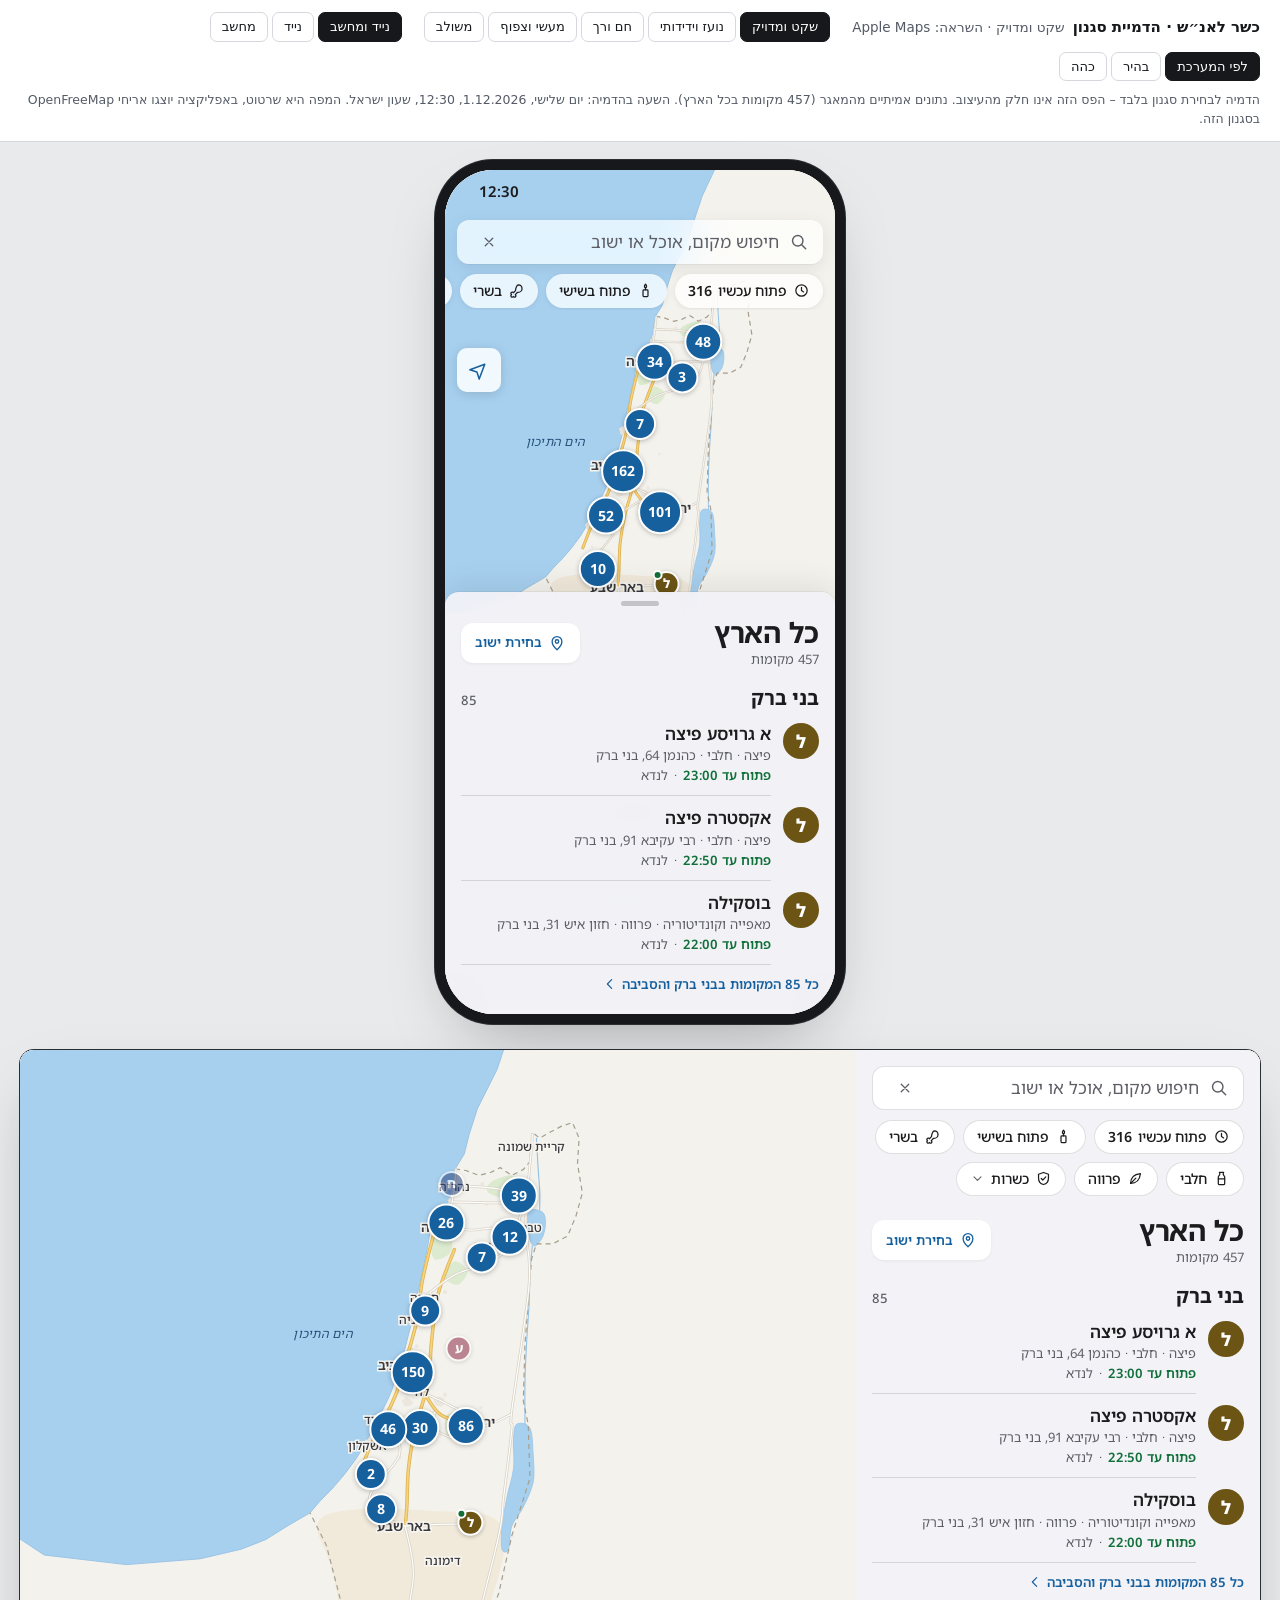
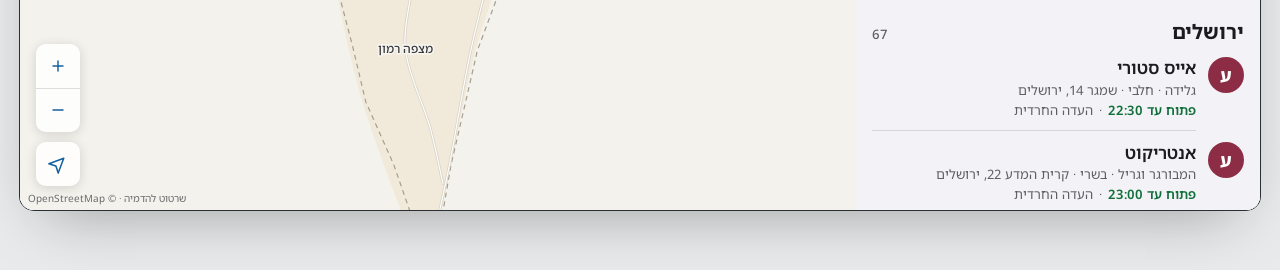
<file: docs/design/styles/apple.html>
<!doctype html>
<html lang="he" dir="rtl"><head><meta charset="utf-8">
<meta name="viewport" content="width=device-width,initial-scale=1,viewport-fit=cover">
<meta name="color-scheme" content="light dark">
<title>כשר לאנ״ש · הדמיית סגנון: שקט ומדויק</title>
<link rel="preconnect" href="https://fonts.googleapis.com"><link rel="preconnect" href="https://fonts.gstatic.com" crossorigin>
<link rel="stylesheet" href="https://fonts.googleapis.com/css2?family=Noto+Sans+Hebrew:wght@400;500;600;700;800&display=swap">
<style>
/* tokens shared by all four styles: kashrut groups, status, review page. Meaning stays the same in every style. */
:root{
  --k-chabad:#24407A;--k-eda:#8C2D45;--k-landa:#6B5414;--k-products:#4B5563;--k-on:#FFFFFF;
  --open:#11703A;--soon:#A24E00;--closed:#B3261E;--warn-bg:#FFF3D6;--warn-ink:#704300;
  --focus-w:3px;--dur:.24s;--press:.97;
  --page:#E9EAEC;--frame:#16181B;--frame-edge:#2B2E33;
  --rv-bg:#FFFFFF;--rv-ink:#16181B;--rv-sub:#545B66;--rv-line:#D5D8DD;
  --scrim:rgba(10,14,20,.38);
}
:root[data-theme=dark]{
  --k-chabad:#A9C1F2;--k-eda:#F2A9BA;--k-landa:#E6C873;--k-products:#B9C1CC;--k-on:#121418;
  --open:#62D394;--soon:#F6AE5E;--closed:#FF8F85;--warn-bg:#3A2E12;--warn-ink:#F6D184;
  --page:#0B0C0E;--frame:#000000;--frame-edge:#33363C;
  --rv-bg:#16181B;--rv-ink:#EEF0F3;--rv-sub:#A3AAB5;--rv-line:#30343A;
  --scrim:rgba(0,0,0,.55);
}

@media (prefers-color-scheme:dark){:root:not([data-theme=light]){
  --k-chabad:#A9C1F2;--k-eda:#F2A9BA;--k-landa:#E6C873;--k-products:#B9C1CC;--k-on:#121418;
  --open:#62D394;--soon:#F6AE5E;--closed:#FF8F85;--warn-bg:#3A2E12;--warn-ink:#F6D184;
  --page:#0B0C0E;--frame:#000000;--frame-edge:#33363C;
  --rv-bg:#16181B;--rv-ink:#EEF0F3;--rv-sub:#A3AAB5;--rv-line:#30343A;
  --scrim:rgba(0,0,0,.55);
}}
/* ---------- shared layout (all four styles). Every value comes from the style's :root tokens ---------- */
*{box-sizing:border-box}
html,body{margin:0}
body{background:var(--page);color:var(--ink);font-family:var(--font);-webkit-font-smoothing:antialiased;-webkit-text-size-adjust:100%}
button,input{font:inherit;color:inherit}
button{cursor:pointer;background:none;border:0;padding:0;-webkit-tap-highlight-color:transparent}
.sr{position:absolute;width:1px;height:1px;overflow:hidden;clip:rect(0 0 0 0);white-space:nowrap}
.num{font-variant-numeric:tabular-nums}
:focus{outline:none}
:focus-visible{outline:var(--focus-w) solid var(--focus);outline-offset:2px}
.ic{flex:none;display:block}

/* review bar – not part of the design */
.rv{font-family:system-ui,-apple-system,"Segoe UI",Arial,sans-serif;background:var(--rv-bg);color:var(--rv-ink);border-bottom:1px solid var(--rv-line);padding:12px 20px;display:flex;flex-wrap:wrap;gap:10px 22px;align-items:center;font-size:13.5px}
.rvt b{font-size:15px;margin-inline-end:8px}.rvt span{color:var(--rv-sub)}
.rvn,.rvg{display:flex;gap:4px;flex-wrap:wrap}
.rvn a,.rvg button{padding:6px 11px;border-radius:7px;border:1px solid var(--rv-line);color:var(--rv-ink);text-decoration:none;font-size:13px;line-height:1.2}
.rvn a[aria-current=page],.rvg button[aria-pressed=true]{background:var(--rv-ink);color:var(--rv-bg);border-color:var(--rv-ink)}
.rvnote{flex-basis:100%;margin:0;color:var(--rv-sub);font-size:12.5px;line-height:1.5}

.stage{display:flex;flex-direction:column;align-items:center;gap:36px;padding:28px 16px 60px}
body[data-view=phone] .dkwrap,body[data-view=desk] .phwrap{display:none}
.phwrap{width:390px;height:844px;border-radius:48px;padding:0;box-shadow:0 0 0 10px var(--frame),0 0 0 11px var(--frame-edge),0 30px 70px -20px rgba(0,0,0,.35);overflow:hidden;flex:none;position:relative}
.dkwrap{width:min(1240px,100%);height:760px;border-radius:14px;overflow:hidden;box-shadow:0 0 0 1px var(--frame-edge),0 24px 60px -24px rgba(0,0,0,.35);flex:none}
@media (max-width:430px){.phwrap{width:100%;height:100svh;border-radius:0;box-shadow:none}.stage{padding:0}}
.frame{width:100%;height:100%}

/* ---------- app ---------- */
.app{position:relative;overflow:hidden;background:var(--bg);color:var(--ink);font-family:var(--font);font-size:var(--fs-body);line-height:1.45;isolation:isolate}
.map{position:absolute;inset:0;overflow:hidden;touch-action:none;cursor:grab;background:var(--m-land)}
.map.drag{cursor:grabbing}
.bgm{position:absolute;inset:0;display:block}
.mks{position:absolute;inset:0;pointer-events:none}
.mk{position:absolute;left:0;top:0;pointer-events:auto;display:block;transition:filter .12s}
.mk.sel{z-index:3}
.mpl{font-family:var(--font);font-size:12px;font-weight:var(--w-label);fill:var(--m-label);stroke:var(--m-halo);stroke-width:3px;paint-order:stroke;text-anchor:middle;dominant-baseline:central}
.mpl.big{font-size:13.5px;font-weight:var(--w-label-big)}
.mpl.cur{fill:var(--brand)}
.mwl{font-family:var(--font);font-size:12px;font-style:italic;fill:var(--m-water-label);text-anchor:middle;dominant-baseline:central;letter-spacing:.02em}
.attr{position:absolute;bottom:4px;left:8px;font-size:10px;color:var(--m-label);opacity:.75;pointer-events:none}
.ph .attr{display:none}

.osbar{position:absolute;top:0;inset-inline:0;height:44px;display:flex;align-items:center;justify-content:flex-end;padding:0 34px;font-weight:600;font-size:15px;z-index:6;pointer-events:none;color:var(--ink)}
.ph .top{position:absolute;top:44px;inset-inline:0;z-index:5;padding:6px 12px 8px}
.dk .top{padding:16px 16px 10px;flex:none}
.sbar{display:flex;align-items:center;gap:8px;height:var(--search-h);padding:0 14px;background:var(--search-bg);border-radius:var(--r-search);box-shadow:var(--sh-search);border:var(--search-border)}
.sbar .sic{color:var(--sub)}
.q{flex:1;min-width:0;border:0;background:none;height:100%;font-size:var(--fs-search);outline:none;color:var(--ink)}
.q::placeholder{color:var(--sub);opacity:1}
.q::-webkit-search-cancel-button{display:none}
.ib{width:36px;height:36px;border-radius:50%;display:grid;place-items:center;color:var(--sub);flex:none}
.chips{display:flex;gap:var(--chip-gap);overflow-x:auto;scrollbar-width:none;padding:10px 2px 2px;margin:0 -12px;padding-inline:12px}
.dk .chips{flex-wrap:wrap;margin:0;padding-inline:0}
.chips::-webkit-scrollbar{display:none}
.chip{flex:none;display:inline-flex;align-items:center;gap:6px;height:var(--chip-h);padding:0 13px;border-radius:var(--r-chip);background:var(--chip-bg);color:var(--chip-ink);border:var(--chip-border);font-size:var(--fs-chip);font-weight:var(--w-chip);box-shadow:var(--sh-chip);white-space:nowrap;transition:background .15s,color .15s,transform .1s}
.chip .n{font-weight:var(--w-strong)}
.chip[aria-pressed=true]{background:var(--chip-on-bg);color:var(--chip-on-ink);border-color:var(--chip-on-border)}
.chip .cv{opacity:.7}

.ctl{position:absolute;z-index:4;display:flex;flex-direction:column;gap:10px}
.ph .ctl{left:12px;top:calc(var(--top-h) + 30px)}
.dk .ctl{left:16px;bottom:24px}
.fab,.zoom{background:var(--float-bg);color:var(--float-ink);box-shadow:var(--sh-float);border:var(--float-border)}
.fab{width:var(--fab);height:var(--fab);border-radius:var(--r-fab);display:grid;place-items:center}
.zoom{display:flex;flex-direction:column;border-radius:var(--r-fab);overflow:hidden}
.zoom button{width:var(--fab);height:var(--fab);display:grid;place-items:center}
.zoom button+button{border-top:1px solid var(--line)}

/* sheet */
.sheet{position:absolute;z-index:5;display:flex;flex-direction:column;background:var(--sheet-bg);color:var(--ink)}
.ph .sheet{top:0;inset-inline:0;border-radius:var(--r-sheet) var(--r-sheet) 0 0;box-shadow:var(--sh-sheet);will-change:transform}
.dk .sheet{top:0;bottom:0;right:0;width:404px;box-shadow:var(--sh-panel);border-inline-end:var(--panel-border)}
.grab{height:22px;display:grid;place-items:center;flex:none;cursor:grab;touch-action:none}
.grab span{width:38px;height:5px;border-radius:3px;background:var(--grabber)}
.shd{flex:none;padding:2px var(--pad) 10px;touch-action:none}
.dk .shd{padding-top:6px;border-top:var(--panel-div)}
.hrow{display:flex;align-items:center;gap:10px;min-height:44px}
.htxt{flex:1;min-width:0}
.shd h2{margin:0;font-family:var(--font-h);font-size:var(--fs-title);font-weight:var(--w-title);line-height:1.15;letter-spacing:var(--ls-title);text-wrap:balance}
.cnt{display:block;color:var(--sub);font-size:var(--fs-small);margin-top:2px}
.townbtn{display:inline-flex;align-items:center;gap:6px;height:40px;padding:0 14px;border-radius:var(--r-btn);background:var(--btn2-bg);color:var(--btn2-ink);font-weight:var(--w-strong);font-size:var(--fs-small);flex:none;border:var(--btn2-border)}
.cand{display:flex;align-items:center;gap:8px;margin-top:8px;color:var(--sub);font-size:var(--fs-small)}
.cand b{color:var(--ink)}
.allc{margin-inline-start:auto;color:var(--link);font-weight:var(--w-strong);font-size:var(--fs-small);padding:6px 2px}
.back{display:inline-flex;align-items:center;gap:4px;height:40px;padding:0 12px 0 14px;margin-inline-start:-8px;border-radius:var(--r-btn);color:var(--link);font-weight:var(--w-strong)}
.xclose{margin-inline-start:auto;background:var(--btn2-bg)}
.sbody{flex:1;overflow-y:auto;overscroll-behavior:contain;-webkit-overflow-scrolling:touch}
.view{padding:0 var(--pad) 40px}
.view.in{animation:vin var(--dur) cubic-bezier(.2,.8,.2,1)}
.view.in.back{animation-name:vback}
@keyframes vin{from{opacity:0;transform:translateX(-18px)}to{opacity:1;transform:none}}
@keyframes vback{from{opacity:0;transform:translateX(18px)}to{opacity:1;transform:none}}

.note{color:var(--sub);font-size:var(--fs-small);margin:0 0 10px;line-height:1.5}
.sec-h{display:flex;align-items:baseline;justify-content:space-between;margin:var(--sec-gap) 0 6px;font-family:var(--font-h);font-size:var(--fs-sec);font-weight:var(--w-sec);color:var(--sec-ink)}
.sec-h:first-child{margin-top:4px}
.sec-h .c{font-family:var(--font);color:var(--sub);font-size:var(--fs-small);font-weight:500}
.more{display:flex;align-items:center;gap:4px;width:100%;justify-content:flex-start;padding:10px 0 4px;color:var(--link);font-weight:var(--w-strong);font-size:var(--fs-small)}
.townrow{display:flex;align-items:center;gap:12px;width:100%;padding:12px 14px;margin-bottom:8px;border-radius:var(--r-card);background:var(--brand-tint);color:var(--ink);text-align:start}
.townrow>span{flex:1;display:flex;flex-direction:column}.townrow small{color:var(--sub);font-size:var(--fs-small)}
.townrow .ic:first-child{color:var(--brand)}

/* list row (styles reshape it) */
.item{display:flex;gap:12px;width:100%;text-align:start;align-items:flex-start;padding:12px 0;color:var(--ink);position:relative}
.bd{flex:1;min-width:0;display:flex;flex-direction:column;gap:2px}
.nm{font-family:var(--font-h);font-size:var(--fs-name);font-weight:var(--w-name);line-height:1.25}
.l2{color:var(--sub);font-size:var(--fs-small);line-height:1.4}
.kh{font-size:var(--fs-small);color:var(--ink);font-weight:500}
.l3{display:block;font-size:var(--fs-small);line-height:1.45}.l3 .stt{display:inline}.l3 .sep{color:var(--sub);margin:0 6px}
.stt{font-size:var(--fs-small);font-weight:var(--w-strong);line-height:1.4}
.st-y{color:var(--open)}.st-s{color:var(--soon)}.st-n{color:var(--closed)}.st-u,.st-x{color:var(--sub);font-weight:500}
.dbt{display:flex;align-items:center;gap:5px;color:var(--warn-ink);font-size:var(--fs-small);font-weight:600}
.dbt.big{margin:8px 0 0}

/* kashrut badge: letter + colour */
.kb{flex:none;width:var(--kb);height:var(--kb);border-radius:var(--r-kb);display:grid;place-items:center;font-weight:800;font-size:calc(var(--kb) * .5);font-family:var(--font-h);color:var(--k-on);line-height:1}
.kb.big{--kb:var(--kb-big)}
.kb-chabad{background:var(--k-chabad)}.kb-eda{background:var(--k-eda)}.kb-landa{background:var(--k-landa)}
.kb-products{background:var(--surface);color:var(--k-products);box-shadow:inset 0 0 0 2px var(--k-products)}

.empty{display:flex;flex-direction:column;align-items:center;text-align:center;gap:6px;padding:30px 10px;color:var(--sub)}
.empty b{color:var(--ink);font-size:var(--fs-name)}
.btn{display:inline-flex;align-items:center;justify-content:center;gap:6px;height:var(--btn-h);padding:0 18px;border-radius:var(--r-btn);font-weight:var(--w-strong);background:var(--btn2-bg);color:var(--btn2-ink);border:var(--btn2-border)}
.btn.pri{background:var(--brand);color:var(--brand-ink);border-color:transparent}
.btn.ghost{background:transparent;border-color:transparent;color:var(--link)}
.empty .btn{margin-top:10px}
.foot{color:var(--sub);font-size:12px;line-height:1.55;margin-top:22px;padding-top:14px;border-top:1px solid var(--line)}

/* place card */
.card h3{margin:0;font-family:var(--font-h);font-size:var(--fs-card);font-weight:var(--w-card);line-height:1.15;letter-spacing:var(--ls-title);text-wrap:balance}
.addr,.meta{margin:4px 0 0;color:var(--sub);font-size:var(--fs-body)}
.meta{font-size:var(--fs-small)}
.cst{margin-top:10px;display:flex;flex-direction:column;gap:2px}
.cst .stt{font-size:var(--fs-body)}
.frl{color:var(--sub);font-size:var(--fs-small)}
.acts{display:grid;grid-template-columns:repeat(4,1fr);gap:8px;margin:16px 0}
.act{display:flex;flex-direction:column;align-items:center;justify-content:center;gap:4px;min-height:60px;border-radius:var(--r-btn);background:var(--btn2-bg);color:var(--btn2-ink);font-size:var(--fs-small);font-weight:var(--w-strong);border:var(--btn2-border)}
.act.pri{background:var(--brand);color:var(--brand-ink);border-color:transparent}
.kbox{display:flex;gap:12px;align-items:flex-start;padding:14px;border-radius:var(--r-card);background:var(--surface2)}
.kbox h4,.dl h4{margin:0;font-size:var(--fs-small);color:var(--sub);font-weight:600}
.kn{margin:2px 0 0;font-weight:var(--w-strong);font-size:var(--fs-name)}
.ksrc{margin:4px 0 0;color:var(--sub);font-size:12.5px;line-height:1.45}
.dl{margin-top:14px;padding-top:14px;border-top:1px solid var(--line)}
.dl h4{display:flex;align-items:center;gap:6px;margin-bottom:8px}
.dl.cn,.dl.ph1{display:flex;align-items:center;gap:10px;color:var(--ink)}
.dl.cn .ic,.dl.ph1 .ic{color:var(--sub)}
.hrs{display:flex;flex-direction:column}
.hr{display:flex;justify-content:space-between;gap:12px;padding:5px 0;font-size:var(--fs-body)}
.hr .d{color:var(--sub);display:flex;align-items:center;gap:6px}
.hr.tday{font-weight:var(--w-strong)}.hr.tday .d{color:var(--ink)}
.tg{font-size:11.5px;font-weight:700;color:var(--brand);background:var(--brand-tint);padding:1px 7px;border-radius:99px}
.nohrs{margin:0;color:var(--sub)}
.doubt{display:flex;gap:8px;align-items:flex-start;margin:10px 0 0;padding:10px 12px;border-radius:var(--r-btn);background:var(--warn-bg);color:var(--warn-ink);font-size:var(--fs-small);line-height:1.45}
.src{color:var(--sub);font-size:12.5px;margin:10px 0 0;line-height:1.5}

/* modal sheet */
.modal{position:absolute;inset:0;z-index:20;display:flex;align-items:flex-end;justify-content:center}
.modal[hidden]{display:none}
.dk .modal{align-items:center}
.mback{position:absolute;inset:0;background:var(--scrim);opacity:0;transition:opacity .18s}
.mbox{position:relative;width:100%;max-height:82%;overflow:auto;background:var(--sheet-bg);border-radius:var(--r-sheet) var(--r-sheet) 0 0;padding:6px var(--pad) 22px;transform:translateY(30px);opacity:0;transition:transform .22s cubic-bezier(.2,.8,.2,1),opacity .18s;box-shadow:var(--sh-sheet)}
.dk .mbox{width:420px;border-radius:var(--r-sheet);max-height:80%}
.modal.on .mback{opacity:1}.modal.on .mbox{transform:none;opacity:1}
.mgrab{width:38px;height:5px;border-radius:3px;background:var(--grabber);margin:4px auto 12px}
.dk .mgrab{display:none}
.mt{margin:0;font-family:var(--font-h);font-size:var(--fs-title2);font-weight:var(--w-title)}
.msub{color:var(--sub);font-size:var(--fs-small);margin:4px 0 14px;line-height:1.5}
.opts{display:flex;flex-direction:column;gap:6px}
.opt{display:flex;align-items:center;gap:12px;min-height:56px;padding:8px 12px;border-radius:var(--r-btn);background:var(--surface2);text-align:start}
.opt .on1{flex:1;font-weight:600}.opt .oc{color:var(--sub);font-size:var(--fs-small)}
.opt .box{width:24px;height:24px;border-radius:var(--r-check);display:grid;place-items:center;border:2px solid var(--line-strong);color:transparent}
.opt[aria-checked=true] .box{background:var(--brand);border-color:var(--brand);color:var(--brand-ink)}
.mact{display:flex;gap:10px;justify-content:space-between;margin-top:18px}
.mact .pri{flex:1}
.msearch{display:flex;align-items:center;gap:8px;height:46px;padding:0 12px;border-radius:var(--r-search);background:var(--surface2);color:var(--sub);margin-bottom:8px}
.msearch input{flex:1;border:0;background:none;outline:none;font-size:16px;color:var(--ink)}
.tlist{display:flex;flex-direction:column}
.trow{display:flex;align-items:center;gap:12px;min-height:52px;padding:0 6px;border-bottom:1px solid var(--line);text-align:start}
.trow .ic{color:var(--sub)}.trow .tn{flex:1;font-weight:500}.trow .tc{color:var(--sub);font-size:var(--fs-small)}
.trow.cur .tn{color:var(--brand);font-weight:700}.trow.cur .ic{color:var(--brand)}

.toast{position:absolute;left:50%;bottom:28px;transform:translate(-50%,20px);opacity:0;z-index:30;background:var(--toast-bg);color:var(--toast-ink);padding:11px 18px;border-radius:var(--r-toast);font-size:var(--fs-small);font-weight:600;box-shadow:var(--sh-float);transition:opacity .2s,transform .2s;pointer-events:none;white-space:nowrap}
.toast.on{opacity:1;transform:translate(-50%,0)}

/* press feedback */
button{transition:transform .1s,background-color .15s,color .15s}
button:not(.mk):active,button.press:not(.mk){transform:scale(var(--press))}
.mk:active,.mk.press{filter:brightness(.9)}
@media (prefers-reduced-motion:reduce){*,*::before,*::after{animation:none!important;transition:none!important}button:not(.mk):active,button.press:not(.mk){transform:none}}

/* ---------- style A: calm and precise (design language of Apple Maps) ---------- */
:root{
  --font:"Noto Sans Hebrew","Arial Hebrew",Arial,"Liberation Sans",system-ui,sans-serif;--font-h:var(--font);
  --fs-body:15px;--fs-small:13px;--fs-name:17px;--fs-title:28px;--fs-title2:22px;--fs-card:28px;--fs-sec:20px;--fs-chip:14px;--fs-search:17px;
  --w-title:700;--w-card:700;--w-name:600;--w-sec:700;--w-chip:500;--w-strong:600;--w-label:500;--w-label-big:600;--ls-title:-.01em;
  --pad:16px;--sec-gap:22px;--chip-gap:8px;--chip-h:34px;--search-h:44px;--btn-h:46px;--fab:44px;--kb:36px;--kb-big:44px;
  --r-sheet:14px;--r-card:12px;--r-chip:17px;--r-search:12px;--r-btn:12px;--r-fab:10px;--r-kb:50%;--r-check:50%;--r-toast:14px;
  --bg:#F2F2F7;--surface:#FFFFFF;--surface2:#FFFFFF;--ink:#1C1C1E;--sub:#5E5E66;--line:rgba(60,60,67,.16);--line-strong:#AEAEB4;--link:#16609E;
  --brand:#16609E;--brand-ink:#FFFFFF;--brand-tint:#E3EEF8;
  --sheet-bg:rgba(242,242,247,.94);--search-bg:rgba(255,255,255,.72);--search-border:0;--sh-search:0 1px 0 rgba(0,0,0,.04),0 4px 18px rgba(0,0,0,.08);
  --chip-bg:rgba(255,255,255,.78);--chip-ink:#1C1C1E;--chip-border:0;--chip-on-bg:#16609E;--chip-on-ink:#FFFFFF;--chip-on-border:transparent;--sh-chip:0 1px 6px rgba(0,0,0,.08);
  --btn2-bg:#FFFFFF;--btn2-ink:#16609E;--btn2-border:0;--float-bg:rgba(255,255,255,.86);--float-ink:#16609E;--float-border:0;
  --sh-sheet:0 -1px 0 rgba(0,0,0,.05),0 -8px 30px rgba(0,0,0,.08);--sh-float:0 2px 12px rgba(0,0,0,.14);--sh-panel:1px 0 0 rgba(0,0,0,.08);--panel-border:0;--panel-div:0;
  --grabber:#C4C4C8;--sec-ink:#1C1C1E;--toast-bg:rgba(28,28,30,.92);--toast-ink:#FFFFFF;
  --m-land:#F4F2EC;--m-desert:#F1EADB;--m-green:#DCEBCF;--m-sea:#A7D0EF;--m-sea-line:#93C1E6;--m-coast:#9AC4E6;--m-urban:#ECE7DE;--m-street:#FFFFFF;
  --m-mw:#F6D27A;--m-mw-case:#DEB353;--m-tr:#FFFFFF;--m-tr-case:#D9D3C7;--m-border:#A69E8E;--m-label:#3A3A3F;--m-halo:#F7F5F0;--m-water-label:#234F76;
  --pin-ring:#FFFFFF;--cl-bg:#16609E;--cl-ink:#FFFFFF;
}
:root[data-theme=dark]{
  --bg:#000000;--surface:#1C1C1E;--surface2:#1C1C1E;--ink:#F2F2F7;--sub:#A1A1A8;--line:rgba(84,84,88,.55);--line-strong:#6C6C70;--link:#7DB7EC;
  --brand:#5DA4E6;--brand-ink:#0A1520;--brand-tint:#16293B;
  --sheet-bg:rgba(22,22,24,.94);--search-bg:rgba(44,44,46,.78);--sh-search:0 4px 18px rgba(0,0,0,.4);
  --chip-bg:rgba(44,44,46,.84);--chip-ink:#F2F2F7;--chip-on-bg:#5DA4E6;--chip-on-ink:#0A1520;--sh-chip:none;
  --btn2-bg:#2C2C2E;--btn2-ink:#7DB7EC;--float-bg:rgba(44,44,46,.9);--float-ink:#7DB7EC;
  --sh-sheet:0 -8px 30px rgba(0,0,0,.5);--sh-float:0 2px 12px rgba(0,0,0,.5);--sh-panel:1px 0 0 rgba(255,255,255,.08);
  --grabber:#5A5A5E;--sec-ink:#F2F2F7;--toast-bg:rgba(242,242,247,.94);--toast-ink:#1C1C1E;
  --m-land:#25272B;--m-desert:#2B2A26;--m-green:#22302A;--m-sea:#14304A;--m-sea-line:#1D4566;--m-coast:#1D4566;--m-urban:#2F3237;--m-street:#3B3E44;
  --m-mw:#8A7442;--m-mw-case:#5C4E2E;--m-tr:#4A4D54;--m-tr-case:#1F2124;--m-border:#6E6A60;--m-label:#E5E5EA;--m-halo:#1D1F22;--m-water-label:#7EA9CF;
  --pin-ring:#1C1C1E;--cl-bg:#5DA4E6;--cl-ink:#0A1520;
}
.ph .sheet{backdrop-filter:blur(24px) saturate(1.6);-webkit-backdrop-filter:blur(24px) saturate(1.6)}
.sbar,.chip,.fab{backdrop-filter:blur(20px) saturate(1.8);-webkit-backdrop-filter:blur(20px) saturate(1.8)}
.dk .sheet{background:var(--bg)}
.dk .sbar{background:var(--surface);box-shadow:none;border:1px solid var(--line)}
.dk .chip{box-shadow:none;background:var(--surface);border:1px solid var(--line)}
.dk .chip[aria-pressed=true]{border-color:var(--chip-on-bg)}
/* grouped inset list */
.item{padding:11px 0;gap:12px}
.item::after{content:"";position:absolute;bottom:0;inset-inline-start:48px;inset-inline-end:0;height:1px;background:var(--line)}
.item .kh{color:var(--sub);font-weight:400}
.sec-h{margin-bottom:0}
.townbtn{background:var(--surface);box-shadow:0 1px 3px rgba(0,0,0,.06)}
.cand{background:var(--surface);padding:9px 12px;border-radius:var(--r-card)}
.card .chead{padding-top:2px}
.acts .act{min-height:58px;box-shadow:0 1px 2px rgba(0,0,0,.05)}
.kbox,.dl{background:var(--surface);border-radius:var(--r-card);padding:14px;border:0;margin-top:12px}
.hr+.hr{border-top:1px solid var(--line)}
.opt{background:var(--surface)}
.mk-a{display:block;position:relative}
.mk-a .kb{border:2px solid var(--pin-ring);box-shadow:0 1px 4px rgba(0,0,0,.25);--kb:26px;font-size:13px}
.mk-a .kb-products{box-shadow:inset 0 0 0 2px var(--k-products),0 1px 4px rgba(0,0,0,.25)}
.mk-a .sd{position:absolute;top:-1px;left:-1px;width:10px;height:10px;border-radius:50%;border:2px solid var(--pin-ring)}
.mk-a .sd.y{background:var(--open)}.mk-a .sd.s{background:var(--soon)}
.mk-a.dim .kb{opacity:.55}
.mk-sel{display:flex;flex-direction:column;align-items:center;gap:2px}
.mk-sel svg{filter:drop-shadow(0 3px 6px rgba(0,0,0,.25))}
.mk-sel .lb{font-weight:700;font-size:13px;color:var(--ink);text-shadow:0 0 3px var(--m-halo),0 0 3px var(--m-halo),0 0 3px var(--m-halo);white-space:nowrap}
.cl-a{width:var(--s);height:var(--s);border-radius:50%;background:var(--cl-bg);color:var(--cl-ink);display:grid;place-items:center;font-weight:700;font-size:14px;border:2px solid var(--pin-ring);box-shadow:0 1px 5px rgba(0,0,0,.25)}

@media (prefers-color-scheme:dark){:root:not([data-theme=light]){
  --bg:#000000;--surface:#1C1C1E;--surface2:#1C1C1E;--ink:#F2F2F7;--sub:#A1A1A8;--line:rgba(84,84,88,.55);--line-strong:#6C6C70;--link:#7DB7EC;
  --brand:#5DA4E6;--brand-ink:#0A1520;--brand-tint:#16293B;
  --sheet-bg:rgba(22,22,24,.94);--search-bg:rgba(44,44,46,.78);--sh-search:0 4px 18px rgba(0,0,0,.4);
  --chip-bg:rgba(44,44,46,.84);--chip-ink:#F2F2F7;--chip-on-bg:#5DA4E6;--chip-on-ink:#0A1520;--sh-chip:none;
  --btn2-bg:#2C2C2E;--btn2-ink:#7DB7EC;--float-bg:rgba(44,44,46,.9);--float-ink:#7DB7EC;
  --sh-sheet:0 -8px 30px rgba(0,0,0,.5);--sh-float:0 2px 12px rgba(0,0,0,.5);--sh-panel:1px 0 0 rgba(255,255,255,.08);
  --grabber:#5A5A5E;--sec-ink:#F2F2F7;--toast-bg:rgba(242,242,247,.94);--toast-ink:#1C1C1E;
  --m-land:#25272B;--m-desert:#2B2A26;--m-green:#22302A;--m-sea:#14304A;--m-sea-line:#1D4566;--m-coast:#1D4566;--m-urban:#2F3237;--m-street:#3B3E44;
  --m-mw:#8A7442;--m-mw-case:#5C4E2E;--m-tr:#4A4D54;--m-tr-case:#1F2124;--m-border:#6E6A60;--m-label:#E5E5EA;--m-halo:#1D1F22;--m-water-label:#7EA9CF;
  --pin-ring:#1C1C1E;--cl-bg:#5DA4E6;--cl-ink:#0A1520;
}}
</style></head>
<body data-view="both">
<header class="rv">
  <div class="rvt"><b>כשר לאנ״ש · הדמיית סגנון</b><span>שקט ומדויק · השראה: Apple Maps</span></div>
  <nav class="rvn" aria-label="סגנונות"><a href="apple.html" aria-current=page>שקט ומדויק</a><a href="wolt.html">נועז וידידותי</a><a href="airbnb.html">חם ורך</a><a href="google.html">מעשי וצפוף</a><a href="hybrid.html">משולב</a></nav>
  <div class="rvg" role="group" aria-label="תצוגה"><button data-view-b="both" aria-pressed="true">נייד ומחשב</button><button data-view-b="phone" aria-pressed="false">נייד</button><button data-view-b="desk" aria-pressed="false">מחשב</button></div>
  <div class="rvg" role="group" aria-label="מראה"><button data-theme-b="system" aria-pressed="true">לפי המערכת</button><button data-theme-b="light" aria-pressed="false">בהיר</button><button data-theme-b="dark" aria-pressed="false">כהה</button></div>
  <p class="rvnote">הדמיה לבחירת סגנון בלבד – הפס הזה אינו חלק מהעיצוב. נתונים אמיתיים מהמאגר (457 מקומות בכל הארץ). השעה בהדמיה: יום שלישי, 1.12.2026, 12:30, שעון ישראל. המפה היא שרטוט, באפליקציה יוצגו אריחי OpenFreeMap בסגנון הזה.</p>
</header>
<main class="stage"><div class="phwrap"><div id="phone" class="frame"></div></div><div class="dkwrap"><div id="desk" class="frame"></div></div></main>
<script>
window.KA_DATA={"now":"יום שלישי, 1.12.2026, 12:30","places":[{"u":"565847f","n":"מסעדת כמיסה","s":"פארק תעשייה דלתון","c":"דלתון","h":"העדה החרדית","hc":"eda","t":["בשרי"],"f":"מסעדה","ph":"054-588-4014","ex":1,"la":33.02898,"lo":35.47766,"wk":["יום שני: 13:00–22:00","יום שלישי: 13:00–22:00","יום רביעי: 13:00–22:00","יום חמישי: 13:00–22:00","יום שישי: סגור","יום שבת: סגור","יום ראשון: 13:00–22:00"],"chk":"2026-11","f0":0,"db":0,"st":["n","נפתח היום ב־13:00",1],"sf":["n","סגור בשעה הזו · נפתח ביום ראשון ב־13:00",3],"fr":null,"fc":-1},{"u":"c9fd07f","n":"בית האופים","s":"ארלוזורוב 10","c":"חיפה","h":"לנדא","hc":"landa","t":["פרווה"],"f":"מאפייה וקונדיטוריה","ph":"052-710-8325","ex":1,"la":32.80615,"lo":35.00063,"wk":["יום שני: 7:00–0:00","יום שלישי: 7:00–0:00","יום רביעי: 7:00–0:00","יום חמישי: 7:00–0:00","יום שישי: 7:00–17:00","יום שבת: סגור","יום ראשון: 7:00–0:00"],"chk":"2026-11","f0":0,"db":0,"st":["y","פתוח עד 00:00",0],"sf":["y","פתוח עד 17:00",0],"fr":"07:00–17:00","fc":1020},{"u":"946fa84","n":"מטעמים","s":"מיכאל 7","c":"חיפה","h":"לנדא","hc":"landa","t":["פרווה"],"f":"מעדנייה ואוכל מוכן","ph":"077-460-4684","ex":1,"la":32.80571,"lo":35.00139,"wk":["יום שני: 7:00–22:00","יום שלישי: 7:00–22:00","יום רביעי: 7:00–22:00","יום חמישי: 7:00–23:30","יום שישי: 0:00–14:00","יום שבת: סגור","יום ראשון: 7:00–22:00"],"chk":"2026-11","f0":0,"db":0,"st":["y","פתוח עד 22:00",0],"sf":["y","פתוח עד 14:00",0],"fr":"00:00–14:00","fc":840},{"u":"62c5987","n":"מאפיית אריאל","s":"סירקין 36","c":"חיפה","h":"העדה החרדית","hc":"eda","t":["פרווה"],"f":"מאפייה וקונדיטוריה","ph":"04-862-0307","ex":1,"la":32.80861,"lo":35.00198,"wk":["יום שני: 6:00–19:00","יום שלישי: 6:00–19:00","יום רביעי: 6:00–19:00","יום חמישי: 6:00–19:00","יום שישי: 6:00–16:00","יום שבת: סגור","יום ראשון: 6:00–19:00"],"chk":"2026-11","f0":0,"db":0,"st":["y","פתוח עד 19:00",0],"sf":["y","פתוח עד 16:00",0],"fr":"06:00–16:00","fc":960},{"u":"7960384","n":"מאפיית אריאל","s":"חניתה 26","c":"חיפה","h":"העדה החרדית","hc":"eda","t":["פרווה"],"f":"מאפייה וקונדיטוריה","ph":"04-812-3335","ex":1,"la":32.79331,"lo":35.01121,"wk":["יום שני: 6:00–21:00","יום שלישי: 5:00–21:00","יום רביעי: 5:00–21:00","יום חמישי: 5:00–21:00","יום שישי: 5:00–15:30","יום שבת: סגור","יום ראשון: 5:00–21:00"],"chk":"2026-11","f0":0,"db":0,"st":["y","פתוח עד 21:00",0],"sf":["y","פתוח עד 15:30",0],"fr":"05:00–15:30","fc":930},{"u":"dd3356c","n":"מאפיית אריאל","s":"חלוצי התעשייה 126","c":"חיפה","h":"העדה החרדית","hc":"eda","t":["פרווה"],"f":"מאפייה וקונדיטוריה","ph":"04-840-4383","ex":1,"la":32.82312,"lo":35.04827,"wk":null,"chk":"2026-11","f0":0,"db":0,"st":["x","נסגר לצמיתות (לפי גוגל)",4],"sf":["x","נסגר לצמיתות (לפי גוגל)",4],"fr":null,"fc":-1},{"u":"29e0130","n":"מאפיית ברכת משה","s":"טרומפלדור 1","c":"חיפה","h":"העדה החרדית","hc":"eda","t":["פרווה"],"f":"מאפייה וקונדיטוריה","ph":"04-853-9906","ex":1,"la":32.78678,"lo":35.02072,"wk":["יום שני: 3:00–0:00","יום שלישי: 3:00–0:00","יום רביעי: 3:00–0:00","יום חמישי: 3:00–0:00","יום שישי: 3:00–15:00","יום שבת: 18:45–0:00","יום ראשון: 3:00–0:00"],"chk":"2026-11","f0":0,"db":0,"st":["y","פתוח עד 00:00",0],"sf":["y","פתוח עד 15:00",0],"fr":"03:00–15:00","fc":900},{"u":"1691691","n":"פיצה סטורי","s":"חניתה 40 א","c":"חיפה","h":"לנדא","hc":"landa","t":["חלבי"],"f":"פיצה","ph":"1-700-558-584","ex":1,"la":32.79243,"lo":35.01208,"wk":["יום שני: 11:00–23:00","יום שלישי: 11:00–23:00","יום רביעי: 11:00–23:00","יום חמישי: 11:00–23:00","יום שישי: 11:00–15:00","יום שבת: 19:00–23:00","יום ראשון: 11:00–23:00"],"chk":"2026-11","f0":0,"db":0,"st":["y","פתוח עד 23:00",0],"sf":["y","פתוח עד 15:00",0],"fr":"11:00–15:00","fc":900},{"u":"ece66ee","n":"פיצה שמש","s":"גאולה 31","c":"חיפה","h":"העדה החרדית","hc":"eda","t":["חלבי"],"f":"פיצה","ph":"04-611-6565","ex":1,"la":32.80245,"lo":35.00079,"wk":["יום שני: 11:00–23:00","יום שלישי: 11:00–23:00","יום רביעי: 11:00–23:00","יום חמישי: 11:00–23:00","יום שישי: 11:00–15:30","יום שבת: 21:00–0:00","יום ראשון: 11:00–23:00"],"chk":"2026-11","f0":0,"db":0,"st":["y","פתוח עד 23:00",0],"sf":["y","פתוח עד 15:30",0],"fr":"11:00–15:30","fc":930},{"u":"c68b44c","n":"פיצה פלוס","s":"בר כוכבא 7","c":"חיפה","h":"העדה החרדית","hc":"eda","t":["חלבי"],"f":"פיצה","ph":"053-412-3250","ex":1,"la":32.80362,"lo":35.00263,"wk":["יום שני: 13:00–22:30","יום שלישי: 13:00–22:30","יום רביעי: 13:00–22:30","יום חמישי: 13:00–22:30","יום שישי: סגור","יום שבת: 22:00–23:30","יום ראשון: 13:00–22:30"],"chk":"2026-11","f0":0,"db":0,"st":["n","נפתח היום ב־13:00",1],"sf":["n","סגור בשעה הזו · נפתח למחרת ב־22:00",3],"fr":null,"fc":-1},{"u":"2009c5f","n":"מטעמים","s":"מיכאל 7","c":"חיפה","h":"לנדא","hc":"landa","t":["בשרי"],"f":"מעדנייה ואוכל מוכן","ph":"077-460-4684","ex":1,"la":32.80571,"lo":35.00139,"wk":["יום שני: 7:00–22:00","יום שלישי: 7:00–22:00","יום רביעי: 7:00–22:00","יום חמישי: 7:00–23:30","יום שישי: 0:00–14:00","יום שבת: סגור","יום ראשון: 7:00–22:00"],"chk":"2026-11","f0":0,"db":0,"st":["y","פתוח עד 22:00",0],"sf":["y","פתוח עד 14:00",0],"fr":"00:00–14:00","fc":840},{"u":"9aa787a","n":"פלאפל ירושלמי","s":"בר כוכבא 10","c":"חיפה","h":"בד\"ץ הרבנים (מוצרים - העדה החרדית ולנדא, בשרים - לנדא)","hc":"products","t":["בשרי","פרווה"],"f":"פלאפל ושווארמה","ph":"077-541-7822","ex":1,"la":32.8049,"lo":35.00174,"wk":null,"chk":"2026-11","f0":0,"db":0,"st":["x","נסגר לצמיתות (לפי גוגל)",4],"sf":["x","נסגר לצמיתות (לפי גוגל)",4],"fr":null,"fc":-1},{"u":"5796ccd","n":"פלאפל ירושלמי","s":"הרצל 62","c":"חיפה","h":"בד\"ץ הרבנים (מוצרים - העדה החרדית ולנדא, בשרים - לנדא)","hc":"products","t":["בשרי","פרווה"],"f":"פלאפל ושווארמה","ph":"04-862-7015","ex":1,"la":32.80623,"lo":35.00207,"wk":["יום שני: 10:00–21:00","יום שלישי: 10:00–21:00","יום רביעי: 10:00–21:00","יום חמישי: 10:00–21:00","יום שישי: סגור","יום שבת: סגור","יום ראשון: 10:00–21:00"],"chk":"2026-11","f0":0,"db":0,"st":["y","פתוח עד 21:00",0],"sf":["n","סגור בשעה הזו · נפתח ביום ראשון ב־10:00",3],"fr":null,"fc":-1},{"u":"90a69d2","n":"פיינע זאכן","s":"הרב הרצוג 3","c":"חיפה","h":"העדה החרדית","hc":"eda","t":["בשרי"],"f":"מסעדה","ph":"052-766-2180","ex":1,"la":32.80456,"lo":35.00125,"wk":null,"chk":"2026-11","f0":0,"db":0,"st":["x","נסגר לצמיתות (לפי גוגל)",4],"sf":["x","נסגר לצמיתות (לפי גוגל)",4],"fr":null,"fc":-1},{"u":"32c8ccb","n":"הצ'ולנטיאדה","s":"הנגב 27","c":"חיפה","h":"בד\"ץ הרבנים (מוצרים העדה החרדית ולנדא)","hc":"products","t":["בשרי"],"f":"מעדנייה ואוכל מוכן","ph":"052-769-0966","ex":1,"la":32.80171,"lo":35.00088,"wk":["יום שני: סגור","יום שלישי: סגור","יום רביעי: סגור","יום חמישי: 19:00–2:00","יום שישי: סגור","יום שבת: סגור","יום ראשון: סגור"],"chk":"2026-11","f0":0,"db":0,"st":["n","סגור עכשיו · נפתח ביום חמישי ב־19:00",3],"sf":["n","סגור בשעה הזו · נפתח ביום חמישי ב־19:00",3],"fr":null,"fc":-1},{"u":"3c838b7","n":"יהללו","s":"הרצוג 3","c":"חיפה","h":"לנדא","hc":"landa","t":["בשרי"],"f":"מסעדה","ph":"054-554-5556","ex":1,"la":32.80682,"lo":35.00128,"wk":null,"chk":"2026-11","f0":0,"db":0,"st":["x","נסגר לצמיתות (לפי גוגל)",4],"sf":["x","נסגר לצמיתות (לפי גוגל)",4],"fr":null,"fc":-1},{"u":"6ac769d","n":"מאפיית הודיה","s":"יחד 20","c":"חריש","h":"לנדא","hc":"landa","t":["פרווה"],"f":"מאפייה וקונדיטוריה","ph":"04-818-4848","ex":1,"la":32.45618,"lo":35.05985,"wk":["יום שני: 7:00–21:00","יום שלישי: 7:00–21:00","יום רביעי: 7:00–21:00","יום חמישי: 7:00–21:00","יום שישי: 6:30–13:00","יום שבת: סגור","יום ראשון: 7:00–21:00"],"chk":"2026-11","f0":0,"db":0,"st":["y","פתוח עד 21:00",0],"sf":["s","נסגר ב־13:00",0],"fr":"06:30–13:00","fc":780},{"u":"7a0999a","n":"פיצה שמש","s":"דרך ארץ 41","c":"חריש","h":"העדה החרדית","hc":"eda","t":["חלבי"],"f":"פיצה","ph":"04-603-3233","ex":1,"la":32.46256,"lo":35.04455,"wk":["יום שני: 11:00–23:00","יום שלישי: 11:00–23:00","יום רביעי: 11:00–23:00","יום חמישי: 11:00–23:00","יום שישי: 10:30–15:30","יום שבת: 18:30–23:00","יום ראשון: 11:00–23:00"],"chk":"2026-11","f0":0,"db":0,"st":["y","פתוח עד 23:00",0],"sf":["y","פתוח עד 15:30",0],"fr":"10:30–15:30","fc":930},{"u":"b7424b7","n":"פיצה סטורי","s":"דרך ארץ 58","c":"חריש","h":"לנדא","hc":"landa","t":["חלבי"],"f":"פיצה","ph":"076-543-2203","ex":1,"la":32.46093,"lo":35.04711,"wk":["יום שני: 10:30–23:00","יום שלישי: 10:30–23:00","יום רביעי: 10:30–23:00","יום חמישי: 10:30–23:00","יום שישי: 10:00–15:00","יום שבת: 19:00–23:00","יום ראשון: 10:30–23:00"],"chk":"2026-11","f0":0,"db":0,"st":["y","פתוח עד 23:00",0],"sf":["y","פתוח עד 15:00",0],"fr":"10:00–15:00","fc":900},{"u":"f1e1e72","n":"מאפיית אליס","s":"המשור 23","c":"טבריה","h":"לנדא (רק הפרווה)","hc":"landa","t":["פרווה"],"f":"מאפייה וקונדיטוריה","ph":"072-272-7275","ex":1,"la":32.78173,"lo":35.49852,"wk":["יום שני: 6:00–20:00","יום שלישי: 6:00–20:00","יום רביעי: 6:00–20:00","יום חמישי: 6:00–20:00","יום שישי: 5:00–15:00","יום שבת: סגור","יום ראשון: 6:00–20:00"],"chk":"2026-11","f0":0,"db":0,"st":["y","פתוח עד 20:00",0],"sf":["y","פתוח עד 15:00",0],"fr":"05:00–15:00","fc":900},{"u":"7be1687","n":"מאפיית הדר","s":"וייצמן 2","c":"טבריה","h":"לנדא","hc":"landa","t":["פרווה"],"f":"מאפייה וקונדיטוריה","ph":"04-679-5578","ex":1,"la":32.77959,"lo":35.50999,"wk":["יום שני: 5:00–22:00","יום שלישי: 5:00–22:00","יום רביעי: 5:00–22:00","יום חמישי: 5:00–22:00","יום שישי: 5:00–15:00","יום שבת: סגור","יום ראשון: 5:00–22:00"],"chk":"2026-11","f0":0,"db":0,"st":["y","פתוח עד 22:00",0],"sf":["y","פתוח עד 15:00",0],"fr":"05:00–15:00","fc":900},{"u":"c4af003","n":"המאפייה של יוסי","s":"אור חיים 1","c":"טבריה","h":"העדה החרדית","hc":"eda","t":["פרווה"],"f":"מאפייה וקונדיטוריה","ph":"04-673-1277","ex":1,"la":32.77906,"lo":35.51619,"wk":["יום שני: 6:00–20:30","יום שלישי: 6:00–20:30","יום רביעי: 6:00–20:30","יום חמישי: 6:00–20:30","יום שישי: 6:00–14:00","יום שבת: סגור","יום ראשון: 6:00–20:30"],"chk":"2026-11","f0":0,"db":0,"st":["y","פתוח עד 20:30",0],"sf":["y","פתוח עד 14:00",0],"fr":"06:00–14:00","fc":840},{"u":"906f326","n":"פיצה רצה מסעדת פקורינו","s":"יצחק בן צבי 1","c":"טבריה","h":"לנדא","hc":"landa","t":["חלבי"],"f":"פיצה","ph":"04-673-5111","ex":1,"la":32.77956,"lo":35.51546,"wk":["יום שני: 8:00–1:00","יום שלישי: 8:00–1:00","יום רביעי: 8:00–1:00","יום חמישי: 8:00–1:00","יום שישי: 8:00–14:00","יום שבת: 20:00–1:00","יום ראשון: 8:00–1:00"],"chk":"2026-11","f0":0,"db":0,"st":["y","פתוח עד 01:00",0],"sf":["y","פתוח עד 14:00",0],"fr":"08:00–14:00","fc":840},{"u":"35e41d6","n":"אקסטרה פיצה","s":"אלחדיף 5","c":"טבריה","h":"העדה החרדית","hc":"eda","t":["חלבי"],"f":"פיצה","ph":"04-672-6071","ex":1,"la":32.79298,"lo":35.53471,"wk":["יום שני: 11:00–23:00","יום שלישי: 11:00–23:00","יום רביעי: 11:00–23:00","יום חמישי: 11:00–23:00","יום שישי: סגור","יום שבת: 19:30–0:00","יום ראשון: 11:00–23:00"],"chk":"2026-11","f0":0,"db":0,"st":["y","פתוח עד 23:00",0],"sf":["n","סגור בשעה הזו · נפתח למחרת ב־19:30",3],"fr":null,"fc":-1},{"u":"19330eb","n":"פיצה ברכת יוסף","s":"יצחק בן צבי 28","c":"טבריה","h":"העדה החרדית","hc":"eda","t":["חלבי"],"f":"פיצה","ph":"04-811-4046","ex":1,"la":32.77631,"lo":35.51526,"wk":["יום שני: 11:00–0:00","יום שלישי: 11:00–0:00","יום רביעי: 11:00–0:00","יום חמישי: 11:00–0:00","יום שישי: סגור","יום שבת: 20:00–0:00","יום ראשון: 11:00–0:00"],"chk":"2026-11","f0":0,"db":0,"st":["y","פתוח עד 00:00",0],"sf":["n","סגור בשעה הזו · נפתח למחרת ב־20:00",3],"fr":null,"fc":-1},{"u":"ef954b9","n":"מאמה מיה","s":"מדרחוב הבנים 1","c":"טבריה","h":"לנדא","hc":"landa","t":["חלבי"],"f":"מסעדה","ph":"050-880-2202","ex":1,"la":32.78644,"lo":35.54138,"wk":["יום שני: 11:00–22:00","יום שלישי: 11:00–22:00","יום רביעי: 11:00–22:00","יום חמישי: 11:00–22:00","יום שישי: סגור","יום שבת: סגור","יום ראשון: 11:00–22:00"],"chk":"2026-11","f0":0,"db":0,"st":["x","סגור זמנית (לפי גוגל)",4],"sf":["x","סגור זמנית (לפי גוגל)",4],"fr":null,"fc":-1},{"u":"e1245bd","n":"פיצה פלאפל בארכה","s":"אבו חצירא 1","c":"טבריה","h":"העדה החרדית","hc":"eda","t":["חלבי"],"f":"פיצה","ph":"04-673-3142","ex":1,"la":32.77685,"lo":35.51182,"wk":["יום שני: 10:00–0:00","יום שלישי: 10:00–0:00","יום רביעי: 10:00–0:00","יום חמישי: 10:00–0:00","יום שישי: סגור","יום שבת: 21:15–0:15","יום ראשון: 10:00–0:00"],"chk":"2026-11","f0":0,"db":0,"st":["y","פתוח עד 00:00",0],"sf":["n","סגור בשעה הזו · נפתח למחרת ב־21:15",3],"fr":null,"fc":-1},{"u":"e1ec7c0","n":"פיצה שמש דלישס","s":"העצמאות 2","c":"טבריה","h":"העדה החרדית","hc":"eda","t":["חלבי"],"f":"פיצה","ph":"04-672-2300","ex":1,"la":32.78843,"lo":35.53921,"wk":["יום שני: 11:00–23:00","יום שלישי: 11:00–23:00","יום רביעי: 11:00–23:00","יום חמישי: 11:00–23:00","יום שישי: סגור","יום שבת: 18:00–23:00","יום ראשון: 11:00–23:00"],"chk":"2026-11","f0":0,"db":0,"st":["y","פתוח עד 23:00",0],"sf":["n","סגור בשעה הזו · נפתח למחרת ב־18:00",3],"fr":null,"fc":-1},{"u":"8fdcf99","n":"שייק מיקס","s":"אור חיים 1","c":"טבריה","h":"העדה החרדית","hc":"eda","t":["חלבי"],"f":"גלידה","ph":"077-436-7931","ex":1,"la":32.78661,"lo":35.53986,"wk":null,"chk":"2026-11","f0":0,"db":0,"st":["u","אין מידע על שעות הפעילות",2],"sf":["u","אין מידע על שעות הפעילות",2],"fr":null,"fc":-1},{"u":"e46133d","n":"זאפטיג","s":"ז'בוטינסקי 26","c":"טבריה","h":"העדה החרדית","hc":"eda","t":["בשרי"],"f":"מסעדה","ph":"04-811-3404","ex":1,"la":32.77898,"lo":35.51102,"wk":null,"chk":"2026-11","f0":0,"db":0,"st":["x","סגור זמנית (לפי גוגל)",4],"sf":["x","סגור זמנית (לפי גוגל)",4],"fr":null,"fc":-1},{"u":"c8535fa","n":"טועמיה סירוטה","s":"דרך מר\"ן 7","c":"טבריה","h":"העדה החרדית","hc":"eda","t":["בשרי"],"f":"מעדנייה ואוכל מוכן","ph":"","ex":1,"la":32.78231,"lo":35.5044,"wk":null,"chk":"2026-11","f0":0,"db":0,"st":["u","אין מידע על שעות הפעילות",2],"sf":["u","אין מידע על שעות הפעילות",2],"fr":null,"fc":-1},{"u":"e3c599b","n":"אקסטרה פיצה","s":"נשיאי ישראל 100","c":"כרמיאל","h":"העדה החרדית","hc":"eda","t":["חלבי"],"f":"פיצה","ph":"04-622-4646","ex":1,"la":32.90868,"lo":35.29411,"wk":null,"chk":"2026-11","f0":0,"db":0,"st":["x","נסגר לצמיתות (לפי גוגל)",4],"sf":["x","נסגר לצמיתות (לפי גוגל)",4],"fr":null,"fc":-1},{"u":"89f7769","n":"מאפיית פיצה לב השכונה","s":"הפרחים 52","c":"כרמיאל","h":"לנדא","hc":"landa","t":["חלבי"],"f":"פיצה","ph":"055-307-0070","ex":1,"la":32.90458,"lo":35.29922,"wk":null,"chk":"2026-11","f0":0,"db":0,"st":["x","נסגר לצמיתות (לפי גוגל)",4],"sf":["x","נסגר לצמיתות (לפי גוגל)",4],"fr":null,"fc":-1},{"u":"9dd3692","n":"מאפיית אריאל","s":"שאול עמור 77","c":"מגדל העמק","h":"העדה החרדית","hc":"eda","t":["פרווה"],"f":"מאפייה וקונדיטוריה","ph":"04-644-0989","ex":1,"la":32.67811,"lo":35.24276,"wk":["יום שני: 6:00–20:30","יום שלישי: 6:00–20:30","יום רביעי: 6:00–20:30","יום חמישי: 6:00–20:30","יום שישי: 5:00–14:30","יום שבת: סגור","יום ראשון: 6:00–20:30"],"chk":"2026-11","f0":0,"db":0,"st":["y","פתוח עד 20:30",0],"sf":["y","פתוח עד 14:30",0],"fr":"05:00–14:30","fc":870},{"u":"1472c02","n":"סושי דאברי","s":"התימורים 7","c":"מגדל העמק","h":"הרב הענדל","hc":"chabad","t":["פרווה"],"f":"סושי","ph":"055-667-1440","ex":1,"la":32.68971,"lo":35.22727,"wk":["יום שני: 9:00–21:00","יום שלישי: 9:00–21:00","יום רביעי: 9:00–21:00","יום חמישי: 9:00–21:00","יום שישי: סגור","יום שבת: 20:30–22:30","יום ראשון: 9:00–21:00"],"chk":"2026-11","f0":0,"db":0,"st":["y","פתוח עד 21:00",0],"sf":["n","סגור בשעה הזו · נפתח למחרת ב־20:30",3],"fr":null,"fc":-1},{"u":"b58fada","n":"פיצה אליטה סטורי","s":"דרך העמק 5","c":"מגדל העמק","h":"הרב הענדל","hc":"chabad","t":["חלבי"],"f":"פיצה","ph":"04-836-8606","ex":1,"la":32.67466,"lo":35.2398,"wk":["יום שני: 11:00–23:00","יום שלישי: 11:00–23:00","יום רביעי: 11:00–23:00","יום חמישי: 11:00–23:00","יום שישי: סגור","יום שבת: 18:00–23:00","יום ראשון: 11:00–23:00"],"chk":"2026-11","f0":0,"db":0,"st":["y","פתוח עד 23:00",0],"sf":["n","סגור בשעה הזו · נפתח למחרת ב־18:00",3],"fr":null,"fc":-1},{"u":"347ac19","n":"מאפיית חלב חיטים","s":"בכניסה למירון","c":"מירון","h":"העדה החרדית","hc":"eda","t":["פרווה"],"f":"מאפייה וקונדיטוריה","ph":"04-633-3296","ex":1,"la":32.98424,"lo":35.44281,"wk":["יום שני: 0:00–24:00","יום שלישי: 0:00–24:00","יום רביעי: 0:00–24:00","יום חמישי: 0:00–24:00","יום שישי: 6:00–16:00","יום שבת: סגור","יום ראשון: 0:00–24:00"],"chk":"2026-11","f0":0,"db":1,"st":["y","פתוח עד 00:00",0],"sf":["y","פתוח עד 16:00",0],"fr":"06:00–16:00","fc":960},{"u":"821d153","n":"זאפטיג","s":"הזוהר 1087","c":"מירון","h":"העדה החרדית","hc":"eda","t":["בשרי"],"f":"מסעדה","ph":"04-811-3404","ex":1,"la":32.98804,"lo":35.43851,"wk":["יום שני: סגור","יום שלישי: סגור","יום רביעי: סגור","יום חמישי: 14:00–2:00","יום שישי: 8:00–16:00","יום שבת: סגור","יום ראשון: סגור"],"chk":"2026-11","f0":0,"db":0,"st":["n","סגור עכשיו · נפתח ביום חמישי ב־14:00",3],"sf":["y","פתוח עד 16:00",0],"fr":"08:00–16:00","fc":960},{"u":"e41d5ad","n":"אורוקס","s":"בכניסה למירון","c":"מירון","h":"העדה החרדית","hc":"eda","t":["בשרי"],"f":"מסעדה","ph":"052-220-2611","ex":1,"la":32.98419,"lo":35.44283,"wk":["יום שני: 11:00–23:00","יום שלישי: 11:00–23:00","יום רביעי: 10:00–23:00","יום חמישי: 11:00–23:00","יום שישי: 10:00–15:30","יום שבת: 19:00–23:00","יום ראשון: 11:00–23:00"],"chk":"2026-11","f0":0,"db":0,"st":["y","פתוח עד 23:00",0],"sf":["y","פתוח עד 15:30",0],"fr":"10:00–15:30","fc":930},{"u":"edaf841","n":"פיצה קאפרי","s":"שדרות הגעתון 20","c":"נהריה","h":"רבנות מהדרין נהריה ובפיקוח בית חב\"ד נהריה","hc":"chabad","t":["חלבי"],"f":"פיצה","ph":"04-992-3395","ex":1,"la":33.00667,"lo":35.09599,"wk":null,"chk":"2026-11","f0":0,"db":0,"st":["u","אין מידע על שעות הפעילות",2],"sf":["u","אין מידע על שעות הפעילות",2],"fr":null,"fc":-1},{"u":"a4b8e66","n":"מאפיית אריאל","s":"עצמון 20","c":"נוף הגליל","h":"העדה החרדית","hc":"eda","t":["פרווה"],"f":"מאפייה וקונדיטוריה","ph":"04-647-1712","ex":1,"la":32.70783,"lo":35.3242,"wk":["יום שני: 6:00–22:00","יום שלישי: 6:00–22:00","יום רביעי: 6:00–22:00","יום חמישי: 6:00–22:00","יום שישי: 6:00–14:00","יום שבת: סגור","יום ראשון: 6:00–22:00"],"chk":"2026-11","f0":0,"db":0,"st":["y","פתוח עד 22:00",0],"sf":["y","פתוח עד 14:00",0],"fr":"06:00–14:00","fc":840},{"u":"52c1999","n":"מאפיית ארץ חמדה טובה","s":"האדמו\"ר מבעלזא 4","c":"נוף הגליל","h":"העדה החרדית","hc":"eda","t":["פרווה"],"f":"מאפייה וקונדיטוריה","ph":"04-8867076","ex":1,"la":32.72969,"lo":35.34897,"wk":null,"chk":"2026-11","f0":0,"db":0,"st":["u","אין מידע על שעות הפעילות",2],"sf":["u","אין מידע על שעות הפעילות",2],"fr":null,"fc":-1},{"u":"33495c6","n":"פינה לק","s":"האדמו\"ר מבעלזא 6","c":"נוף הגליל","h":"העדה החרדית","hc":"eda","t":["חלבי"],"f":"פיצה","ph":"04-6731277","ex":1,"la":32.73006,"lo":35.34857,"wk":null,"chk":"2026-11","f0":0,"db":0,"st":["u","אין מידע על שעות הפעילות",2],"sf":["u","אין מידע על שעות הפעילות",2],"fr":null,"fc":-1},{"u":"c91422a","n":"פיצה סטורי","s":"הלולב 25","c":"נוף הגליל","h":"מהדרין נוף הגליל (מוצרים העדה החרדית ולנדא)","hc":"products","t":["חלבי"],"f":"פיצה","ph":"04-959-5111","ex":1,"la":32.70064,"lo":35.32037,"wk":["יום שני: 11:00–23:00","יום שלישי: 11:00–23:00","יום רביעי: 11:00–23:00","יום חמישי: 11:00–23:00","יום שישי: סגור","יום שבת: 20:30–23:00","יום ראשון: 11:00–23:00"],"chk":"2026-11","f0":0,"db":0,"st":["y","פתוח עד 23:00",0],"sf":["n","סגור בשעה הזו · נפתח למחרת ב־20:30",3],"fr":null,"fc":-1},{"u":"12a524e","n":"פיצה בפארק","s":"צומת ספסופה","c":"ספסופה","h":"העדה החרדית","hc":"eda","t":["חלבי"],"f":"פיצה","ph":"050-9223332","ex":0,"la":33.018,"lo":35.446,"wk":null,"chk":null,"f0":0,"db":0,"st":["u","אין מידע על שעות הפעילות",2],"sf":["u","אין מידע על שעות הפעילות",2],"fr":null,"fc":-1},{"u":"3313646","n":"מאפיית הרשב\"י","s":"הארז 60","c":"עפולה","h":"לנדא","hc":"landa","t":["פרווה"],"f":"מאפייה וקונדיטוריה","ph":"","ex":1,"la":32.63597,"lo":35.31854,"wk":["יום שני: 8:00–17:00","יום שלישי: 8:00–17:00","יום רביעי: 8:00–17:00","יום חמישי: 8:00–17:00","יום שישי: 10:00–14:00","יום שבת: סגור","יום ראשון: 8:00–17:00"],"chk":"2026-11","f0":0,"db":0,"st":["y","פתוח עד 17:00",0],"sf":["y","פתוח עד 14:00",0],"fr":"10:00–14:00","fc":840},{"u":"dd973e2","n":"מאפיית ברכת משה","s":"הנשיא וויצמן 17","c":"עפולה","h":"העדה החרדית","hc":"eda","t":["פרווה"],"f":"מאפייה וקונדיטוריה","ph":"053-400-0121","ex":1,"la":32.61053,"lo":35.2885,"wk":["יום שני: 6:00–22:00","יום שלישי: 6:00–22:00","יום רביעי: 6:00–22:00","יום חמישי: 6:00–22:00","יום שישי: 5:00–15:00","יום שבת: 19:00–22:00","יום ראשון: 6:00–22:00"],"chk":"2026-11","f0":0,"db":0,"st":["y","פתוח עד 22:00",0],"sf":["y","פתוח עד 15:00",0],"fr":"05:00–15:00","fc":900},{"u":"6b7cc5e","n":"פלאפל הנשיא","s":"הנשיא וייצמן 10","c":"עפולה","h":"רבנות עפולה (מוצרים העדה החרדית ולנדא)","hc":"products","t":["פרווה"],"f":"פלאפל ושווארמה","ph":"04-659-0175","ex":1,"la":32.60921,"lo":35.2898,"wk":["יום שני: 9:00–23:00","יום שלישי: 9:00–23:00","יום רביעי: 9:00–23:00","יום חמישי: 9:00–23:00","יום שישי: 9:00–15:00","יום שבת: סגור","יום ראשון: 9:00–23:00"],"chk":"2026-11","f0":0,"db":0,"st":["y","פתוח עד 23:00",0],"sf":["y","פתוח עד 15:00",0],"fr":"09:00–15:00","fc":900},{"u":"bfd9f0f","n":"פיצה שמש","s":"משה שרת 3","c":"עפולה","h":"לנדא","hc":"landa","t":["חלבי"],"f":"פיצה","ph":"04-646-4777","ex":1,"la":32.61074,"lo":35.28685,"wk":null,"chk":"2026-11","f0":0,"db":0,"st":["u","אין מידע על שעות הפעילות",2],"sf":["u","אין מידע על שעות הפעילות",2],"fr":null,"fc":-1},{"u":"3172c33","n":"פיצה סטורי","s":"ארלוזורוב 18","c":"עפולה","h":"רבנות עפולה (מוצרים העדה החרדית ולנדא)","hc":"products","t":["חלבי"],"f":"פיצה","ph":"04-848-3392","ex":1,"la":32.60793,"lo":35.28844,"wk":["יום שני: 11:00–23:00","יום שלישי: 11:00–23:00","יום רביעי: 11:00–23:00","יום חמישי: 11:00–23:00","יום שישי: סגור","יום שבת: 18:00–23:00","יום ראשון: 11:00–23:00"],"chk":"2026-11","f0":0,"db":0,"st":["y","פתוח עד 23:00",0],"sf":["n","סגור בשעה הזו · נפתח למחרת ב־18:00",3],"fr":null,"fc":-1},{"u":"c711fdc","n":"פלאפל קליפורניה","s":"ירושלים 84","c":"צפת","h":"בד\"ץ צפת","hc":"chabad","t":["פרווה"],"f":"פלאפל ושווארמה","ph":"","ex":1,"la":32.96599,"lo":35.49508,"wk":["יום שני: 9:30–21:30","יום שלישי: 9:30–21:30","יום רביעי: 9:30–21:30","יום חמישי: 9:30–21:30","יום שישי: 10:00–14:00","יום שבת: סגור","יום ראשון: 9:30–21:30"],"chk":"2026-11","f0":0,"db":0,"st":["y","פתוח עד 21:30",0],"sf":["y","פתוח עד 14:00",0],"fr":"10:00–14:00","fc":840},{"u":"85115f7","n":"פלאפל הצריף","s":"חניון סיטי סנטר","c":"צפת","h":"בד\"ץ צפת","hc":"chabad","t":["פרווה"],"f":"פלאפל ושווארמה","ph":"054-948-9404","ex":1,"la":32.97155,"lo":35.50398,"wk":["יום שני: 10:00–19:00","יום שלישי: 10:00–19:00","יום רביעי: 10:00–19:00","יום חמישי: 10:00–19:00","יום שישי: סגור","יום שבת: סגור","יום ראשון: 10:00–19:00"],"chk":"2026-11","f0":0,"db":0,"st":["y","פתוח עד 19:00",0],"sf":["n","סגור בשעה הזו · נפתח ביום ראשון ב־10:00",3],"fr":null,"fc":-1},{"u":"76f07e7","n":"פלאפל יצחק","s":"ירושלים 39","c":"צפת","h":"בד\"ץ צפת","hc":"chabad","t":["פרווה"],"f":"פלאפל ושווארמה","ph":"052-888-5804","ex":1,"la":32.96909,"lo":35.49322,"wk":["יום שני: 10:00–18:00","יום שלישי: 10:00–18:00","יום רביעי: 10:00–18:00","יום חמישי: 10:00–18:00","יום שישי: סגור","יום שבת: סגור","יום ראשון: 10:00–18:00"],"chk":"2026-11","f0":0,"db":0,"st":["y","פתוח עד 18:00",0],"sf":["n","סגור בשעה הזו · נפתח ביום ראשון ב־10:00",3],"fr":null,"fc":-1},{"u":"8154700","n":"פריקסה זהבה","s":"ירושלים 26","c":"צפת","h":"בד\"ץ צפת","hc":"chabad","t":["פרווה"],"f":"פלאפל ושווארמה","ph":"04-697-4342","ex":1,"la":32.97054,"lo":35.49334,"wk":["יום שני: 10:00–16:00","יום שלישי: 10:00–16:00","יום רביעי: 10:00–16:00","יום חמישי: 10:00–16:00","יום שישי: סגור","יום שבת: סגור","יום ראשון: 10:00–16:00"],"chk":"2026-11","f0":0,"db":0,"st":["y","פתוח עד 16:00",0],"sf":["n","סגור בשעה הזו · נפתח ביום ראשון ב־10:00",3],"fr":null,"fc":-1},{"u":"915e2d4","n":"חטיפי תימן","s":"האצ\"ל 203","c":"צפת","h":"בד\"ץ צפת","hc":"chabad","t":["פרווה"],"f":"פלאפל ושווארמה","ph":"052-964-0400","ex":1,"la":32.95912,"lo":35.49154,"wk":["יום שני: סגור","יום שלישי: סגור","יום רביעי: סגור","יום חמישי: 16:00–1:00","יום שישי: 9:00–16:00","יום שבת: סגור","יום ראשון: סגור"],"chk":"2026-11","f0":0,"db":0,"st":["n","סגור עכשיו · נפתח ביום חמישי ב־16:00",3],"sf":["y","פתוח עד 16:00",0],"fr":"09:00–16:00","fc":960},{"u":"f357e34","n":"מאפיית האופה","s":"ההסתדרות 328","c":"צפת","h":"בד\"ץ צפת","hc":"chabad","t":["פרווה"],"f":"מאפייה וקונדיטוריה","ph":"04-613-1875","ex":1,"la":32.9673,"lo":35.50426,"wk":["יום שני: 6:30–18:00","יום שלישי: 6:30–18:00","יום רביעי: 6:30–18:00","יום חמישי: 6:30–18:00","יום שישי: 6:30–14:00","יום שבת: סגור","יום ראשון: 6:30–18:00"],"chk":"2026-11","f0":0,"db":0,"st":["y","פתוח עד 18:00",0],"sf":["y","פתוח עד 14:00",0],"fr":"06:30–14:00","fc":840},{"u":"8589857","n":"מאפיית אנג'ל","s":"ירושלים 81","c":"צפת","h":"בד\"ץ צפת","hc":"chabad","t":["פרווה"],"f":"מאפייה וקונדיטוריה","ph":"04-697-4071","ex":1,"la":32.96659,"lo":35.49466,"wk":["יום שני: 6:00–20:00","יום שלישי: 6:00–20:00","יום רביעי: 6:00–20:00","יום חמישי: 6:00–20:00","יום שישי: 6:00–15:00","יום שבת: סגור","יום ראשון: 6:00–20:00"],"chk":"2026-11","f0":0,"db":0,"st":["y","פתוח עד 20:00",0],"sf":["y","פתוח עד 15:00",0],"fr":"06:00–15:00","fc":900},{"u":"32db776","n":"מאפיית אריאל","s":"ירושלים 76","c":"צפת","h":"העדה החרדית","hc":"eda","t":["פרווה"],"f":"מאפייה וקונדיטוריה","ph":"04-682-0424","ex":1,"la":32.96649,"lo":35.49454,"wk":["יום שני: 6:00–19:00","יום שלישי: 6:00–19:00","יום רביעי: 6:00–19:00","יום חמישי: 6:00–19:00","יום שישי: 6:00–14:00","יום שבת: סגור","יום ראשון: 6:00–19:00"],"chk":"2026-11","f0":0,"db":0,"st":["y","פתוח עד 19:00",0],"sf":["y","פתוח עד 14:00",0],"fr":"06:00–14:00","fc":840},{"u":"5aaf6c6","n":"מאפיית שבעה דגנים","s":"הפלמ\"ח 21","c":"צפת","h":"העדה החרדית","hc":"eda","t":["פרווה"],"f":"מאפייה וקונדיטוריה","ph":"04-682-0012","ex":1,"la":32.96867,"lo":35.49623,"wk":null,"chk":"2026-11","f0":0,"db":0,"st":["x","נסגר לצמיתות (לפי גוגל)",4],"sf":["x","נסגר לצמיתות (לפי גוגל)",4],"fr":null,"fc":-1},{"u":"9ed0e5c","n":"מאפיית מאפה בעתיקה","s":"ירושלים 17","c":"צפת","h":"העדה החרדית","hc":"eda","t":["פרווה"],"f":"מאפייה וקונדיטוריה","ph":"04-692-0184","ex":1,"la":32.97095,"lo":35.4938,"wk":["יום שני: 7:00–21:00","יום שלישי: 7:00–21:00","יום רביעי: 7:00–21:00","יום חמישי: 7:00–21:00","יום שישי: 7:00–15:00","יום שבת: סגור","יום ראשון: 7:00–21:00"],"chk":"2026-11","f0":0,"db":0,"st":["y","פתוח עד 21:00",0],"sf":["y","פתוח עד 15:00",0],"fr":"07:00–15:00","fc":900},{"u":"cf6882b","n":"בוסלה","s":"ויצמן 10","c":"צפת","h":"לנדא","hc":"landa","t":["פרווה"],"f":"מאפייה וקונדיטוריה","ph":"04-604-0444","ex":1,"la":32.95746,"lo":35.49563,"wk":["יום שני: 6:00–20:00","יום שלישי: 6:00–20:00","יום רביעי: 6:00–20:00","יום חמישי: 6:00–20:00","יום שישי: 6:00–13:00","יום שבת: סגור","יום ראשון: 6:00–20:00"],"chk":"2026-11","f0":0,"db":0,"st":["y","פתוח עד 20:00",0],"sf":["s","נסגר ב־13:00",0],"fr":"06:00–13:00","fc":780},{"u":"3233b8f","n":"מאפיית בייקרי","s":"מאור חיים 3","c":"צפת","h":"העדה החרדית","hc":"eda","t":["חלבי","פרווה"],"f":"מאפייה וקונדיטוריה","ph":"","ex":1,"la":32.96508,"lo":35.48882,"wk":null,"chk":"2026-11","f0":0,"db":0,"st":["u","אין מידע על שעות הפעילות",2],"sf":["u","אין מידע על שעות הפעילות",2],"fr":null,"fc":-1},{"u":"22966ec","n":"המאפים של גיטי","s":"ירושלים 35","c":"צפת","h":"העדה החרדית","hc":"eda","t":["חלבי"],"f":"מאפייה וקונדיטוריה","ph":"","ex":1,"la":32.97061,"lo":35.49347,"wk":null,"chk":"2026-11","f0":0,"db":0,"st":["u","אין מידע על שעות הפעילות",2],"sf":["u","אין מידע על שעות הפעילות",2],"fr":null,"fc":-1},{"u":"dab2a2d","n":"מסעדת בית העוגות","s":"מונטפיורי 20","c":"צפת","h":"בד\"ץ צפת","hc":"chabad","t":["חלבי"],"f":"מסעדה","ph":"077-466-7806","ex":1,"la":32.96719,"lo":35.49388,"wk":["יום שני: 9:00–15:00","יום שלישי: 9:00–15:00","יום רביעי: 9:00–15:00","יום חמישי: 9:00–15:00","יום שישי: 9:00–14:00","יום שבת: סגור","יום ראשון: 9:00–15:00"],"chk":"2026-11","f0":0,"db":0,"st":["y","פתוח עד 15:00",0],"sf":["y","פתוח עד 14:00",0],"fr":"09:00–14:00","fc":840},{"u":"404d46e","n":"פיצה סמייל לק","s":"גיורא יוספטל 330","c":"צפת","h":"העדה החרדית","hc":"eda","t":["חלבי"],"f":"פיצה","ph":"04-682-2224","ex":1,"la":32.96835,"lo":35.50373,"wk":null,"chk":"2026-11","f0":0,"db":0,"st":["u","אין מידע על שעות הפעילות",2],"sf":["u","אין מידע על שעות הפעילות",2],"fr":null,"fc":-1},{"u":"afacfdb","n":"בראנץ'","s":"ירושלים 24","c":"צפת","h":"העדה החרדית","hc":"eda","t":["חלבי"],"f":"מאפייה וקונדיטוריה","ph":"04-830-6979","ex":1,"la":32.97042,"lo":35.49323,"wk":null,"chk":"2026-11","f0":0,"db":0,"st":["x","סגור זמנית (לפי גוגל)",4],"sf":["x","סגור זמנית (לפי גוגל)",4],"fr":null,"fc":-1},{"u":"ba25abf","n":"פיצה שמש","s":"ירושלים 81","c":"צפת","h":"העדה החרדית","hc":"eda","t":["חלבי"],"f":"פיצה","ph":"04-606-3131","ex":1,"la":32.96659,"lo":35.49466,"wk":null,"chk":"2026-11","f0":0,"db":0,"st":["u","אין מידע על שעות הפעילות",2],"sf":["u","אין מידע על שעות הפעילות",2],"fr":null,"fc":-1},{"u":"37fbdad","n":"קפה בגדד","s":"ירושלים 61","c":"צפת","h":"בד\"ץ צפת","hc":"chabad","t":["חלבי"],"f":"קפה","ph":"04-697-4065","ex":1,"la":32.96775,"lo":35.49405,"wk":["יום שני: 9:00–23:00","יום שלישי: 9:00–23:00","יום רביעי: 9:00–23:00","יום חמישי: 9:00–23:00","יום שישי: 9:00–14:00","יום שבת: סגור","יום ראשון: 9:00–20:00"],"chk":"2026-11","f0":0,"db":0,"st":["y","פתוח עד 23:00",0],"sf":["y","פתוח עד 14:00",0],"fr":"09:00–14:00","fc":840},{"u":"162c319","n":"פיצה נעם","s":"ירושלים 47","c":"צפת","h":"בד\"ץ צפת","hc":"chabad","t":["חלבי"],"f":"פיצה","ph":"04-682-2229","ex":1,"la":32.96822,"lo":35.49369,"wk":["יום שני: 10:00–23:00","יום שלישי: 10:00–23:00","יום רביעי: 10:00–23:00","יום חמישי: 10:00–23:00","יום שישי: 10:00–15:00","יום שבת: 18:30–0:00","יום ראשון: 10:00–23:00"],"chk":"2026-11","f0":0,"db":0,"st":["y","פתוח עד 23:00",0],"sf":["y","פתוח עד 15:00",0],"fr":"10:00–15:00","fc":900},{"u":"700aff4","n":"מיסטיק פיצה","s":"הרבי מלובאוויטש 45","c":"צפת","h":"בד\"ץ צפת","hc":"chabad","t":["חלבי"],"f":"פיצה","ph":"04-697-3814","ex":1,"la":32.96703,"lo":35.50214,"wk":["יום שני: 11:00–23:00","יום שלישי: 11:00–23:00","יום רביעי: 11:00–23:00","יום חמישי: 11:00–23:00","יום שישי: סגור","יום שבת: 19:00–23:00","יום ראשון: 11:00–23:00"],"chk":"2026-11","f0":0,"db":0,"st":["y","פתוח עד 23:00",0],"sf":["n","סגור בשעה הזו · נפתח למחרת ב־19:00",3],"fr":null,"fc":-1},{"u":"360a160","n":"פיצה אל פונטה","s":"ירושלים 59","c":"צפת","h":"בד\"ץ צפת","hc":"chabad","t":["חלבי"],"f":"פיצה","ph":"053-718-6758","ex":1,"la":32.96796,"lo":35.49394,"wk":["יום שני: 13:00–23:30","יום שלישי: 13:00–23:30","יום רביעי: 13:00–23:30","יום חמישי: 13:00–23:30","יום שישי: 11:00–15:00","יום שבת: 20:00–0:00","יום ראשון: 13:00–23:30"],"chk":"2026-11","f0":0,"db":0,"st":["n","נפתח היום ב־13:00",1],"sf":["y","פתוח עד 15:00",0],"fr":"11:00–15:00","fc":900},{"u":"bc3e5b3","n":"גלידריה Joseph","s":"ירושלים 91","c":"צפת","h":"בד\"ץ צפת","hc":"chabad","t":["חלבי"],"f":"גלידה","ph":"","ex":1,"la":32.96626,"lo":35.4956,"wk":null,"chk":"2026-11","f0":0,"db":0,"st":["u","אין מידע על שעות הפעילות",2],"sf":["u","אין מידע על שעות הפעילות",2],"fr":null,"fc":-1},{"u":"e110e5a","n":"מנדיס בייגלס","s":"ירושלים 29","c":"צפת","h":"העדה החרדית","hc":"eda","t":["חלבי"],"f":"בייגל","ph":"077-410-8002","ex":1,"la":32.97028,"lo":35.49328,"wk":["יום שני: 8:00–23:00","יום שלישי: 8:00–23:00","יום רביעי: 8:00–23:00","יום חמישי: 8:00–23:00","יום שישי: 8:00–15:00","יום שבת: סגור","יום ראשון: 8:00–23:00"],"chk":"2026-11","f0":0,"db":0,"st":["y","פתוח עד 23:00",0],"sf":["y","פתוח עד 15:00",0],"fr":"08:00–15:00","fc":900},{"u":"50f5dec","n":"אקסטרה פיצה","s":"ירושלים 114","c":"צפת","h":"העדה החרדית","hc":"eda","t":["חלבי"],"f":"פיצה","ph":"04-692-2269","ex":1,"la":32.96719,"lo":35.49649,"wk":["יום שני: 10:00–23:00","יום שלישי: 10:00–23:00","יום רביעי: 10:00–23:00","יום חמישי: 10:00–23:00","יום שישי: סגור","יום שבת: 18:10–0:00","יום ראשון: 10:00–23:00"],"chk":"2026-11","f0":0,"db":0,"st":["y","פתוח עד 23:00",0],"sf":["n","סגור בשעה הזו · נפתח למחרת ב־18:10",3],"fr":null,"fc":-1},{"u":"86adff8","n":"פיצה צפת","s":"ירושלים 35","c":"צפת","h":"העדה החרדית","hc":"eda","t":["חלבי"],"f":"פיצה","ph":"1-700-505-099","ex":1,"la":32.96908,"lo":35.49322,"wk":["יום שני: 9:00–23:00","יום שלישי: 9:00–23:00","יום רביעי: 9:00–23:00","יום חמישי: 9:00–23:00","יום שישי: סגור","יום שבת: 19:45–0:30","יום ראשון: 9:00–23:00"],"chk":"2026-11","f0":0,"db":0,"st":["y","פתוח עד 23:00",0],"sf":["n","סגור בשעה הזו · נפתח למחרת ב־19:45",3],"fr":null,"fc":-1},{"u":"ce1e069","n":"יוסלה המבורגר","s":"ירושלים 70","c":"צפת","h":"בד\"ץ צפת","hc":"chabad","t":["בשרי"],"f":"המבורגר וגריל","ph":"04-873-2666","ex":1,"la":32.96713,"lo":35.49401,"wk":["יום שני: 12:00–23:30","יום שלישי: 12:00–23:30","יום רביעי: 12:00–23:30","יום חמישי: 12:00–0:00","יום שישי: סגור","יום שבת: 20:30–23:30","יום ראשון: 12:00–23:30"],"chk":"2026-11","f0":0,"db":0,"st":["y","פתוח עד 23:30",0],"sf":["n","סגור בשעה הזו · נפתח למחרת ב־20:30",3],"fr":null,"fc":-1},{"u":"d8a69fd","n":"הקריספיה","s":"ירושלים 19","c":"צפת","h":"בד\"ץ צפת","hc":"chabad","t":["בשרי"],"f":"מסעדה","ph":"04-888-9020","ex":1,"la":32.97094,"lo":35.49384,"wk":["יום שני: 10:00–23:00","יום שלישי: 10:00–23:00","יום רביעי: 10:00–23:00","יום חמישי: 10:00–23:00","יום שישי: סגור","יום שבת: 18:30–23:00","יום ראשון: 10:00–23:00"],"chk":"2026-11","f0":0,"db":0,"st":["y","פתוח עד 23:00",0],"sf":["n","סגור בשעה הזו · נפתח למחרת ב־18:30",3],"fr":null,"fc":-1},{"u":"5ab5515","n":"סושי שיטאקי","s":"ירושלים 53","c":"צפת","h":"בד\"ץ צפת","hc":"chabad","t":["בשרי"],"f":"סושי","ph":"077-501-6211","ex":1,"la":32.96802,"lo":35.49383,"wk":["יום שני: 12:00–22:00","יום שלישי: 12:00–22:00","יום רביעי: 12:00–22:00","יום חמישי: 12:00–22:00","יום שישי: סגור","יום שבת: סגור","יום ראשון: 12:00–22:00"],"chk":"2026-11","f0":0,"db":0,"st":["y","פתוח עד 22:00",0],"sf":["n","סגור בשעה הזו · נפתח ביום ראשון ב־12:00",3],"fr":null,"fc":-1},{"u":"e1228f9","n":"הפלאפל של שלום","s":"לוחמי הגטאות 9","c":"צפת","h":"בד\"ץ צפת","hc":"chabad","t":["בשרי"],"f":"פלאפל ושווארמה","ph":"","ex":1,"la":32.95819,"lo":35.50069,"wk":null,"chk":"2026-11","f0":0,"db":0,"st":["u","אין מידע על שעות הפעילות",2],"sf":["u","אין מידע על שעות הפעילות",2],"fr":null,"fc":-1},{"u":"af78fa3","n":"באשערט מנדיס","s":"ירושלים 33","c":"צפת","h":"העדה החרדית","hc":"eda","t":["בשרי"],"f":"מסעדה","ph":"073-231-1331","ex":1,"la":32.96995,"lo":35.49321,"wk":["יום שני: 13:00–23:00","יום שלישי: 13:00–23:00","יום רביעי: 13:00–23:00","יום חמישי: 13:00–23:00","יום שישי: סגור","יום שבת: סגור","יום ראשון: 13:00–23:00"],"chk":"2026-11","f0":0,"db":0,"st":["n","נפתח היום ב־13:00",1],"sf":["n","סגור בשעה הזו · נפתח ביום ראשון ב־13:00",3],"fr":null,"fc":-1},{"u":"23b7840","n":"השטעטל","s":"הרצל 22","c":"צפת","h":"העדה החרדית","hc":"eda","t":["בשרי"],"f":"מעדנייה ואוכל מוכן","ph":"04-834-1950","ex":1,"la":32.95767,"lo":35.4963,"wk":["יום שני: סגור","יום שלישי: סגור","יום רביעי: סגור","יום חמישי: 16:00–2:00","יום שישי: 9:00–14:00","יום שבת: סגור","יום ראשון: סגור"],"chk":"2026-11","f0":0,"db":0,"st":["n","סגור עכשיו · נפתח ביום חמישי ב־16:00",3],"sf":["y","פתוח עד 14:00",0],"fr":"09:00–14:00","fc":840},{"u":"4b405b0","n":"פייער","s":"שמעון בר יוחאי 1","c":"צפת","h":"העדה החרדית","hc":"eda","t":["בשרי"],"f":"מסעדה","ph":"","ex":1,"la":32.97031,"lo":35.49281,"wk":null,"chk":"2026-11","f0":0,"db":0,"st":["u","אין מידע על שעות הפעילות",2],"sf":["u","אין מידע על שעות הפעילות",2],"fr":null,"fc":-1},{"u":"e031e34","n":"מסעדת הינדיק","s":"דרך השוקולד 1","c":"צפת","h":"העדה החרדית","hc":"eda","t":["בשרי"],"f":"מסעדה","ph":"04-676-6148","ex":1,"la":32.96171,"lo":35.48664,"wk":["יום שני: 17:00–23:00","יום שלישי: 17:00–23:00","יום רביעי: 17:00–23:00","יום חמישי: 17:00–0:00","יום שישי: סגור","יום שבת: סגור","יום ראשון: 17:00–23:00"],"chk":"2026-11","f0":0,"db":0,"st":["n","נפתח היום ב־17:00",1],"sf":["n","סגור בשעה הזו · נפתח ביום ראשון ב־17:00",3],"fr":null,"fc":-1},{"u":"36c7af6","n":"מאפיית ברכת משה","s":"העצמאות 35","c":"קריית אתא","h":"העדה החרדית","hc":"eda","t":["פרווה"],"f":"מאפייה וקונדיטוריה","ph":"04-647-3416","ex":1,"la":32.80331,"lo":35.10388,"wk":["יום שני: 0:00–24:00","יום שלישי: 0:00–24:00","יום רביעי: 0:00–24:00","יום חמישי: 0:00–24:00","יום שישי: 8:00–15:00","יום שבת: 20:00–0:00","יום ראשון: 0:00–24:00"],"chk":"2026-11","f0":0,"db":1,"st":["y","פתוח עד 00:00",0],"sf":["y","פתוח עד 15:00",0],"fr":"08:00–15:00","fc":900},{"u":"575bd24","n":"פלאפל איקאה","s":"דרך חיפה 52","c":"קריית אתא","h":"הרב דיסקין","hc":"chabad","t":["פרווה"],"f":"פלאפל ושווארמה","ph":"09-892-8888","ex":1,"la":32.80866,"lo":35.07558,"wk":["יום שני: 10:00–20:00","יום שלישי: 10:00–20:00","יום רביעי: 10:00–20:00","יום חמישי: 10:00–22:00","יום שישי: 9:00–13:30","יום שבת: סגור","יום ראשון: 10:00–20:00"],"chk":"2026-11","f0":0,"db":0,"st":["y","פתוח עד 20:00",0],"sf":["y","פתוח עד 13:30",0],"fr":"09:00–13:30","fc":810},{"u":"715bbfa","n":"קפה גרג","s":"העצמאות 57","c":"קריית אתא","h":"הרב דיסקין (תפריט חב\"ד)","hc":"chabad","t":["חלבי"],"f":"קפה","ph":"04-844-5522","ex":1,"la":32.80617,"lo":35.10352,"wk":["יום שני: 8:00–0:00","יום שלישי: 8:00–0:00","יום רביעי: 8:00–0:00","יום חמישי: 8:00–0:00","יום שישי: 8:00–14:00","יום שבת: 20:30–0:00","יום ראשון: 8:00–0:00"],"chk":"2026-11","f0":0,"db":0,"st":["y","פתוח עד 00:00",0],"sf":["y","פתוח עד 14:00",0],"fr":"08:00–14:00","fc":840},{"u":"8c05c70","n":"פיצה פלוס","s":"העצמאות 37","c":"קריית אתא","h":"העדה החרדית","hc":"eda","t":["חלבי"],"f":"פיצה","ph":"","ex":1,"la":32.8106,"lo":35.10466,"wk":null,"chk":"2026-11","f0":0,"db":0,"st":["u","אין מידע על שעות הפעילות",2],"sf":["u","אין מידע על שעות הפעילות",2],"fr":null,"fc":-1},{"u":"2fab706","n":"פיצה פלאפל מילאנו","s":"העצמאות 37","c":"קריית אתא","h":"העדה החרדית","hc":"eda","t":["חלבי"],"f":"פיצה","ph":"1-700-727-171","ex":1,"la":32.80358,"lo":35.10354,"wk":null,"chk":"2026-11","f0":0,"db":0,"st":["x","נסגר לצמיתות (לפי גוגל)",4],"sf":["x","נסגר לצמיתות (לפי גוגל)",4],"fr":null,"fc":-1},{"u":"8e22f99","n":"פיצה פצץ","s":"חנקין 2","c":"קריית אתא","h":"הרב דיסקין","hc":"chabad","t":["חלבי"],"f":"פיצה","ph":"077-333-1551","ex":1,"la":32.81223,"lo":35.10567,"wk":null,"chk":"2026-11","f0":0,"db":0,"st":["u","אין מידע על שעות הפעילות",2],"sf":["u","אין מידע על שעות הפעילות",2],"fr":null,"fc":-1},{"u":"db0b635","n":"פיצה סלינה","s":"שדרות ח\"ן 9","c":"קריית ביאליק","h":"הרב דרוקמן","hc":"chabad","t":["חלבי"],"f":"פיצה","ph":"","ex":1,"la":32.86013,"lo":35.10437,"wk":null,"chk":"2026-11","f0":0,"db":0,"st":["u","אין מידע על שעות הפעילות",2],"sf":["u","אין מידע על שעות הפעילות",2],"fr":null,"fc":-1},{"u":"dc6d84f","n":"פלאפל הגאולה","s":"חרושת 30","c":"קריית ביאליק","h":"הרב דרוקמן","hc":"chabad","t":["בשרי"],"f":"פלאפל ושווארמה","ph":"052-853-0230","ex":1,"la":32.86379,"lo":35.10028,"wk":["יום שני: 8:30–17:00","יום שלישי: 8:30–17:00","יום רביעי: 8:30–17:00","יום חמישי: 8:30–17:00","יום שישי: סגור","יום שבת: סגור","יום ראשון: 8:30–17:00"],"chk":"2026-11","f0":0,"db":0,"st":["y","פתוח עד 17:00",0],"sf":["n","סגור בשעה הזו · נפתח ביום ראשון ב־08:30",3],"fr":null,"fc":-1},{"u":"775df40","n":"מאפיית ברכת משה","s":"ירושלים 31","c":"קריית ים","h":"העדה החרדית","hc":"eda","t":["פרווה"],"f":"מאפייה וקונדיטוריה","ph":"04-981-3655","ex":1,"la":32.8381,"lo":35.06653,"wk":["יום שני: 6:00–22:00","יום שלישי: 6:00–22:00","יום רביעי: 6:00–23:00","יום חמישי: 6:00–23:00","יום שישי: 6:00–15:00","יום שבת: סגור","יום ראשון: 6:00–22:00"],"chk":"2026-11","f0":0,"db":0,"st":["y","פתוח עד 22:00",0],"sf":["y","פתוח עד 15:00",0],"fr":"06:00–15:00","fc":900},{"u":"42e01ff","n":"מאפיית אריאל","s":"משה שרת 2","c":"קריית ים","h":"העדה החרדית","hc":"eda","t":["פרווה"],"f":"מאפייה וקונדיטוריה","ph":"04-874-1928","ex":1,"la":32.84287,"lo":35.06811,"wk":["יום שני: 6:00–20:00","יום שלישי: 6:00–20:00","יום רביעי: 6:00–20:00","יום חמישי: 6:00–20:00","יום שישי: 6:00–15:00","יום שבת: סגור","יום ראשון: 6:00–20:00"],"chk":"2026-11","f0":0,"db":0,"st":["y","פתוח עד 20:00",0],"sf":["y","פתוח עד 15:00",0],"fr":"06:00–15:00","fc":900},{"u":"497478a","n":"מאפיית אריאל","s":"בן גוריון 82","c":"קריית מוצקין","h":"העדה החרדית","hc":"eda","t":["פרווה"],"f":"מאפייה וקונדיטוריה","ph":"04-876-5597","ex":1,"la":32.83755,"lo":35.08984,"wk":["יום שני: 6:00–19:30","יום שלישי: 6:00–19:30","יום רביעי: 6:00–20:00","יום חמישי: 6:00–20:00","יום שישי: 6:00–14:30","יום שבת: סגור","יום ראשון: 6:00–19:30"],"chk":"2026-11","f0":0,"db":0,"st":["y","פתוח עד 19:30",0],"sf":["y","פתוח עד 14:30",0],"fr":"06:00–14:30","fc":870},{"u":"bedfa99","n":"פיצה סטורי","s":"ויצמן 6","c":"קריית מוצקין","h":"לנדא","hc":"landa","t":["חלבי"],"f":"פיצה","ph":"04-888-2131","ex":1,"la":32.83316,"lo":35.07491,"wk":["יום שני: 11:00–23:00","יום שלישי: 11:00–23:00","יום רביעי: 11:00–23:00","יום חמישי: 11:00–23:00","יום שישי: סגור","יום שבת: 20:30–23:00","יום ראשון: 11:00–23:00"],"chk":"2026-11","f0":0,"db":0,"st":["y","פתוח עד 23:00",0],"sf":["n","סגור בשעה הזו · נפתח למחרת ב־20:30",3],"fr":null,"fc":-1},{"u":"b531c3f","n":"פלאפל ברכת שמיים","s":"משה חיים שפירא 49","c":"קריית שמואל","h":"הרב דרוקמן","hc":"chabad","t":["פרווה"],"f":"פלאפל ושווארמה","ph":"054-849-7040","ex":1,"la":32.84084,"lo":35.06995,"wk":["יום שני: 7:30–20:00","יום שלישי: 7:30–20:00","יום רביעי: 7:30–20:00","יום חמישי: 7:30–20:00","יום שישי: 7:00–13:35","יום שבת: סגור","יום ראשון: 7:30–20:00"],"chk":"2026-11","f0":0,"db":0,"st":["y","פתוח עד 20:00",0],"sf":["y","פתוח עד 13:35",0],"fr":"07:00–13:35","fc":815},{"u":"c2eb06d","n":"מאפיית עטון","s":"משה חיים שפירא 16","c":"קריית שמואל","h":"הרב דרוקמן","hc":"chabad","t":["פרווה"],"f":"מאפייה וקונדיטוריה","ph":"053-722-6358","ex":1,"la":32.83828,"lo":35.0685,"wk":["יום שני: 6:00–20:00","יום שלישי: 6:00–20:00","יום רביעי: 6:00–21:00","יום חמישי: 6:00–21:00","יום שישי: 6:00–15:00","יום שבת: סגור","יום ראשון: 6:00–20:00"],"chk":"2026-11","f0":0,"db":0,"st":["y","פתוח עד 20:00",0],"sf":["y","פתוח עד 15:00",0],"fr":"06:00–15:00","fc":900},{"u":"6a4c517","n":"פיצה פלוס","s":"משה חיים שפירא 12","c":"קריית שמואל","h":"הרב דרוקמן","hc":"chabad","t":["חלבי"],"f":"פיצה","ph":"04-876-6300","ex":1,"la":32.83795,"lo":35.06854,"wk":["יום שני: 8:00–23:00","יום שלישי: 8:00–23:00","יום רביעי: 8:00–23:00","יום חמישי: 8:00–23:30","יום שישי: סגור","יום שבת: 17:00–0:00","יום ראשון: 8:00–23:00"],"chk":"2026-11","f0":0,"db":0,"st":["y","פתוח עד 23:00",0],"sf":["n","סגור בשעה הזו · נפתח למחרת ב־17:00",3],"fr":null,"fc":-1},{"u":"166f659","n":"פרידמנ'ס","s":"קדושי השואה 9","c":"קריית שמואל","h":"הרב דרוקמן","hc":"chabad","t":["בשרי"],"f":"מסעדה","ph":"052-4538112","ex":1,"la":32.84106,"lo":35.06998,"wk":null,"chk":"2026-11","f0":0,"db":0,"st":["u","אין מידע על שעות הפעילות",2],"sf":["u","אין מידע על שעות הפעילות",2],"fr":null,"fc":-1},{"u":"f32572d","n":"שבולת התקווה","s":"דוד אלעזר 107","c":"אור יהודה","h":"לנדא","hc":"landa","t":["פרווה"],"f":"מאפייה וקונדיטוריה","ph":"","ex":1,"la":32.02689,"lo":34.86641,"wk":null,"chk":"2026-11","f0":0,"db":0,"st":["u","אין מידע על שעות הפעילות",2],"sf":["u","אין מידע על שעות הפעילות",2],"fr":null,"fc":-1},{"u":"4b53752","n":"פיצה הוליווד","s":"מרדכי בן פורת 70","c":"אור יהודה","h":"לנדא","hc":"landa","t":["חלבי"],"f":"פיצה","ph":"03-555-0720","ex":1,"la":32.02712,"lo":34.8517,"wk":["יום שני: 11:00–23:00","יום שלישי: 11:00–23:00","יום רביעי: 11:00–23:00","יום חמישי: 11:00–23:00","יום שישי: סגור","יום שבת: 20:15–23:00","יום ראשון: 11:00–23:00"],"chk":"2026-11","f0":0,"db":0,"st":["y","פתוח עד 23:00",0],"sf":["n","סגור בשעה הזו · נפתח למחרת ב־20:15",3],"fr":null,"fc":-1},{"u":"b920f1f","n":"מאפיית שובע שמחות","s":"רבי שמואל הנגיד 4","c":"אלעד","h":"לנדא","hc":"landa","t":["פרווה"],"f":"מאפייה וקונדיטוריה","ph":"03-909-3329","ex":1,"la":32.0505,"lo":34.95058,"wk":["יום שני: 7:00–21:00","יום שלישי: 7:00–21:00","יום רביעי: 7:00–21:00","יום חמישי: 7:00–21:00","יום שישי: 7:00–13:30","יום שבת: סגור","יום ראשון: 7:00–21:00"],"chk":"2026-11","f0":0,"db":0,"st":["y","פתוח עד 21:00",0],"sf":["y","פתוח עד 13:30",0],"fr":"07:00–13:30","fc":810},{"u":"5e2f546","n":"שמרים","s":"יהודה הנשיא 94","c":"אלעד","h":"לנדא","hc":"landa","t":["פרווה"],"f":"מאפייה וקונדיטוריה","ph":"03-973-5337","ex":1,"la":32.0506,"lo":34.9505,"wk":["יום שני: 6:30–22:00","יום שלישי: 6:30–22:00","יום רביעי: 6:30–22:00","יום חמישי: 6:30–22:00","יום שישי: 6:30–15:30","יום שבת: סגור","יום ראשון: 6:30–22:00"],"chk":"2026-11","f0":0,"db":0,"st":["y","פתוח עד 22:00",0],"sf":["y","פתוח עד 15:30",0],"fr":"06:30–15:30","fc":930},{"u":"94340bb","n":"מאפיית יעלה","s":"יהודה הנשיא 98","c":"אלעד","h":"העדה החרדית","hc":"eda","t":["פרווה"],"f":"מאפייה וקונדיטוריה","ph":"03-908-9088","ex":1,"la":32.0522,"lo":34.96174,"wk":null,"chk":"2026-11","f0":0,"db":0,"st":["x","נסגר לצמיתות (לפי גוגל)",4],"sf":["x","נסגר לצמיתות (לפי גוגל)",4],"fr":null,"fc":-1},{"u":"bf048e4","n":"פיצה אליה","s":"שמאי 1","c":"אלעד","h":"העדה החרדית","hc":"eda","t":["חלבי"],"f":"פיצה","ph":"03-933-9951","ex":1,"la":32.05055,"lo":34.95054,"wk":["יום שני: 12:30–1:00","יום שלישי: 12:30–1:00","יום רביעי: 12:30–1:00","יום חמישי: 12:30–1:00","יום שישי: סגור","יום שבת: 19:00–1:00","יום ראשון: 12:30–1:00"],"chk":"2026-11","f0":0,"db":0,"st":["y","פתוח עד 01:00",0],"sf":["n","סגור בשעה הזו · נפתח למחרת ב־19:00",3],"fr":null,"fc":-1},{"u":"77de203","n":"פיצה שמש","s":"יהודה הנשיא 94","c":"אלעד","h":"העדה החרדית","hc":"eda","t":["חלבי"],"f":"פיצה","ph":"03-966-4481","ex":1,"la":32.0526,"lo":34.96212,"wk":["יום שני: 11:00–23:00","יום שלישי: 11:00–23:00","יום רביעי: 11:00–23:00","יום חמישי: 11:00–23:00","יום שישי: 10:30–13:00","יום שבת: 21:30–0:00","יום ראשון: 11:00–23:00"],"chk":"2026-11","f0":0,"db":0,"st":["y","פתוח עד 23:00",0],"sf":["s","נסגר ב־13:00",0],"fr":"10:30–13:00","fc":780},{"u":"2ddfb5c","n":"פיצה סטורי","s":"רבי שמעון בן שטח 8","c":"אלעד","h":"העדה החרדית","hc":"eda","t":["חלבי"],"f":"פיצה","ph":"","ex":1,"la":32.05567,"lo":34.9601,"wk":null,"chk":"2026-11","f0":0,"db":0,"st":["u","אין מידע על שעות הפעילות",2],"sf":["u","אין מידע על שעות הפעילות",2],"fr":null,"fc":-1},{"u":"c509dbf","n":"פינת הגלידה","s":"יהודה הנשיא 94","c":"אלעד","h":"לנדא","hc":"landa","t":["חלבי"],"f":"גלידה","ph":"03-932-9555","ex":1,"la":32.05214,"lo":34.96205,"wk":["יום שני: 10:00–23:00","יום שלישי: 10:00–23:00","יום רביעי: 10:00–23:00","יום חמישי: 10:00–23:00","יום שישי: 10:00–14:00","יום שבת: 20:30–23:30","יום ראשון: 10:00–23:00"],"chk":"2026-11","f0":0,"db":0,"st":["y","פתוח עד 23:00",0],"sf":["y","פתוח עד 14:00",0],"fr":"10:00–14:00","fc":840},{"u":"4b1888e","n":"פינקולדה","s":"שמאי 1","c":"אלעד","h":"העדה החרדית","hc":"eda","t":["חלבי"],"f":"גלידה","ph":"053-396-0073","ex":1,"la":32.0506,"lo":34.9505,"wk":null,"chk":"2026-11","f0":0,"db":0,"st":["x","נסגר לצמיתות (לפי גוגל)",4],"sf":["x","נסגר לצמיתות (לפי גוגל)",4],"fr":null,"fc":-1},{"u":"dec86b7","n":"פיצה שמש","s":"הגפן 2","c":"באר יעקב","h":"לנדא","hc":"landa","t":["חלבי"],"f":"פיצה","ph":"08-856-5139","ex":1,"la":31.94393,"lo":34.83451,"wk":["יום שני: 11:00–23:00","יום שלישי: 11:00–23:00","יום רביעי: 11:00–23:00","יום חמישי: 11:00–23:00","יום שישי: סגור","יום שבת: 17:20–23:00","יום ראשון: 11:00–23:00"],"chk":"2026-11","f0":0,"db":0,"st":["y","פתוח עד 23:00",0],"sf":["n","סגור בשעה הזו · נפתח למחרת ב־17:20",3],"fr":null,"fc":-1},{"u":"a671ab9","n":"מן הארץ","s":"אהרונוביץ' 22","c":"בני ברק","h":"לנדא","hc":"landa","t":["פרווה"],"f":"מאפייה וקונדיטוריה","ph":"03-612-9838","ex":1,"la":32.08809,"lo":34.83861,"wk":["יום שני: 7:00–23:00","יום שלישי: 7:00–23:00","יום רביעי: 7:00–23:00","יום חמישי: 7:00–0:00","יום שישי: 7:00–15:00","יום שבת: סגור","יום ראשון: 7:00–23:00"],"chk":"2026-11","f0":0,"db":0,"st":["x","סגור זמנית (לפי גוגל)",4],"sf":["x","סגור זמנית (לפי גוגל)",4],"fr":null,"fc":900},{"u":"29eb7b4","n":"ללא גלוטן","s":"כהנמן 69","c":"בני ברק","h":"לנדא","hc":"landa","t":["פרווה"],"f":"מאפייה וקונדיטוריה","ph":"054-840-4384","ex":1,"la":32.0855,"lo":34.82982,"wk":["יום שני: 17:00–20:00","יום שלישי: 18:00–19:30","יום רביעי: 17:00–20:00","יום חמישי: 10:30–13:00, 17:00–20:30","יום שישי: 10:00–13:00","יום שבת: סגור","יום ראשון: 17:00–20:00"],"chk":"2026-11","f0":0,"db":0,"st":["n","נפתח היום ב־18:00",1],"sf":["s","נסגר ב־13:00",0],"fr":"10:00–13:00","fc":780},{"u":"dded3bb","n":"לושי","s":"כהנמן 92","c":"בני ברק","h":"לנדא","hc":"landa","t":["פרווה"],"f":"מאפייה וקונדיטוריה","ph":"03-521-2020","ex":1,"la":32.07904,"lo":34.84169,"wk":["יום שני: 6:30–23:00","יום שלישי: 6:30–23:00","יום רביעי: 6:30–23:00","יום חמישי: 6:30–23:00","יום שישי: 6:30–15:30","יום שבת: סגור","יום ראשון: 6:30–23:00"],"chk":"2026-11","f0":0,"db":0,"st":["y","פתוח עד 23:00",0],"sf":["y","פתוח עד 15:30",0],"fr":"06:30–15:30","fc":930},{"u":"6c91c1c","n":"לוגסי","s":"אבוחצירא 7","c":"בני ברק","h":"לנדא","hc":"landa","t":["פרווה"],"f":"מאפייה וקונדיטוריה","ph":"03-578-5430","ex":1,"la":32.09392,"lo":34.83168,"wk":["יום שני: 0:00–24:00","יום שלישי: 0:00–24:00","יום רביעי: 0:00–24:00","יום חמישי: 0:00–24:00","יום שישי: 0:00–14:00","יום שבת: סגור","יום ראשון: 0:00–24:00"],"chk":"2026-11","f0":0,"db":1,"st":["y","פתוח עד 00:00",0],"sf":["y","פתוח עד 14:00",0],"fr":"00:00–14:00","fc":840},{"u":"a86cb64","n":"כץ","s":"רבי עקיבא 110","c":"בני ברק","h":"לנדא","hc":"landa","t":["פרווה"],"f":"מאפייה וקונדיטוריה","ph":"03-618-1282","ex":1,"la":32.08575,"lo":34.83347,"wk":["יום שני: 7:00–22:00","יום שלישי: 7:00–22:00","יום רביעי: 7:00–22:00","יום חמישי: 7:00–22:00","יום שישי: 6:30–15:00","יום שבת: סגור","יום ראשון: 7:00–22:00"],"chk":"2026-11","f0":0,"db":0,"st":["y","פתוח עד 22:00",0],"sf":["y","פתוח עד 15:00",0],"fr":"06:30–15:00","fc":900},{"u":"dfa3a61","n":"וינרס בייקרי","s":"חזון איש 87","c":"בני ברק","h":"לנדא","hc":"landa","t":["פרווה"],"f":"מאפייה וקונדיטוריה","ph":"","ex":1,"la":32.07608,"lo":34.83354,"wk":null,"chk":"2026-11","f0":0,"db":0,"st":["u","אין מידע על שעות הפעילות",2],"sf":["u","אין מידע על שעות הפעילות",2],"fr":null,"fc":-1},{"u":"75f9e6b","n":"ויז'ניץ","s":"שמשון הגיבור 7","c":"בני ברק","h":"לנדא","hc":"landa","t":["פרווה"],"f":"מאפייה וקונדיטוריה","ph":"053-312-5110","ex":1,"la":32.08069,"lo":34.84078,"wk":["יום שני: 0:00–24:00","יום שלישי: 0:00–24:00","יום רביעי: 0:00–24:00","יום חמישי: 0:00–24:00","יום שישי: 0:00–17:00","יום שבת: 20:00–0:00","יום ראשון: 0:00–24:00"],"chk":"2026-11","f0":0,"db":1,"st":["y","פתוח עד 00:00",0],"sf":["y","פתוח עד 17:00",0],"fr":"00:00–17:00","fc":1020},{"u":"c9efb67","n":"מאפיית עיני","s":"כהנמן 104","c":"בני ברק","h":"העדה החרדית","hc":"eda","t":["פרווה"],"f":"מאפייה וקונדיטוריה","ph":"","ex":1,"la":32.0775,"lo":34.84217,"wk":["יום שני: 6:30–0:00","יום שלישי: 6:30–0:00","יום רביעי: 6:30–0:00","יום חמישי: 6:30–0:00","יום שישי: 6:30–17:00","יום שבת: 20:30–0:00","יום ראשון: 6:30–0:00"],"chk":"2026-11","f0":0,"db":0,"st":["y","פתוח עד 00:00",0],"sf":["y","פתוח עד 17:00",0],"fr":"06:30–17:00","fc":1020},{"u":"d4e6880","n":"מאפיית שובע שמחות","s":"הרב נויפלד 15","c":"בני ברק","h":"לנדא","hc":"landa","t":["פרווה"],"f":"מאפייה וקונדיטוריה","ph":"03-616-6110","ex":1,"la":32.09674,"lo":34.84098,"wk":["יום שני: 7:00–22:00","יום שלישי: 7:00–22:00","יום רביעי: 7:00–22:00","יום חמישי: 7:00–22:00","יום שישי: 6:00–13:00","יום שבת: סגור","יום ראשון: 7:00–22:00"],"chk":"2026-11","f0":0,"db":0,"st":["y","פתוח עד 22:00",0],"sf":["s","נסגר ב־13:00",0],"fr":"06:00–13:00","fc":780},{"u":"63f180d","n":"מאפיית שובע שמחות","s":"הרב אברהם יצחק הכהן קוק 2","c":"בני ברק","h":"לנדא","hc":"landa","t":["פרווה"],"f":"מאפייה וקונדיטוריה","ph":"03-579-5402","ex":1,"la":32.08774,"lo":34.82723,"wk":["יום שני: 7:30–21:30","יום שלישי: 7:30–21:30","יום רביעי: 7:30–21:30","יום חמישי: 7:30–21:30","יום שישי: 7:00–15:00","יום שבת: סגור","יום ראשון: 7:30–21:30"],"chk":"2026-11","f0":0,"db":0,"st":["y","פתוח עד 21:30",0],"sf":["y","פתוח עד 15:00",0],"fr":"07:00–15:00","fc":900},{"u":"3a6c850","n":"מאפיית שובע שמחות","s":"רבי עקיבא 131","c":"בני ברק","h":"לנדא","hc":"landa","t":["פרווה"],"f":"מאפייה וקונדיטוריה","ph":"03-579-0003","ex":1,"la":32.08566,"lo":34.83713,"wk":["יום שני: 7:30–22:00","יום שלישי: 7:30–22:00","יום רביעי: 7:30–22:00","יום חמישי: 7:30–22:00","יום שישי: 7:30–14:00","יום שבת: סגור","יום ראשון: 7:30–22:00"],"chk":"2026-11","f0":0,"db":0,"st":["y","פתוח עד 22:00",0],"sf":["y","פתוח עד 14:00",0],"fr":"07:30–14:00","fc":840},{"u":"c97657a","n":"מאפיית שובע שמחות","s":"שלמה המלך 31","c":"בני ברק","h":"לנדא","hc":"landa","t":["פרווה"],"f":"מאפייה וקונדיטוריה","ph":"03-674-6464","ex":1,"la":32.07882,"lo":34.83878,"wk":["יום שני: 7:30–22:00","יום שלישי: 7:30–22:00","יום רביעי: 7:30–22:00","יום חמישי: 7:30–23:00","יום שישי: 6:30–13:30","יום שבת: סגור","יום ראשון: 7:30–22:00"],"chk":"2026-11","f0":0,"db":0,"st":["y","פתוח עד 22:00",0],"sf":["y","פתוח עד 13:30",0],"fr":"06:30–13:30","fc":810},{"u":"9035096","n":"החיטה","s":"ז'בוטינסקי 170","c":"בני ברק","h":"לנדא","hc":"landa","t":["פרווה"],"f":"מאפייה וקונדיטוריה","ph":"03-734-9696","ex":1,"la":32.09258,"lo":34.83972,"wk":["יום שני: 6:30–1:00","יום שלישי: 6:30–1:00","יום רביעי: 6:30–1:00","יום חמישי: 6:30–1:00","יום שישי: 6:30–15:30","יום שבת: סגור","יום ראשון: 6:30–1:00"],"chk":"2026-11","f0":0,"db":0,"st":["y","פתוח עד 01:00",0],"sf":["y","פתוח עד 15:30",0],"fr":"06:30–15:30","fc":930},{"u":"fde62e6","n":"פלאפל הלל","s":"ז'בוטינסקי 180","c":"בני ברק","h":"לנדא","hc":"landa","t":["פרווה"],"f":"פלאפל ושווארמה","ph":"03-618-5723","ex":1,"la":32.09249,"lo":34.84089,"wk":["יום שני: 8:30–0:00","יום שלישי: 8:30–0:00","יום רביעי: 8:30–0:00","יום חמישי: 8:30–0:00","יום שישי: סגור","יום שבת: סגור","יום ראשון: 8:30–0:00"],"chk":"2026-11","f0":0,"db":0,"st":["y","פתוח עד 00:00",0],"sf":["n","סגור בשעה הזו · נפתח ביום ראשון ב־08:30",3],"fr":null,"fc":-1},{"u":"b977d9f","n":"פלאפל לשובע","s":"ז'בוטינסקי 129","c":"בני ברק","h":"לנדא","hc":"landa","t":["פרווה"],"f":"פלאפל ושווארמה","ph":"054-771-4896","ex":1,"la":32.09283,"lo":34.84025,"wk":null,"chk":"2026-11","f0":0,"db":0,"st":["x","נסגר לצמיתות (לפי גוגל)",4],"sf":["x","נסגר לצמיתות (לפי גוגל)",4],"fr":null,"fc":-1},{"u":"4cf5df2","n":"פלאפל עזרא","s":"אהרונוביץ' 59","c":"בני ברק","h":"לנדא","hc":"landa","t":["פרווה"],"f":"פלאפל ושווארמה","ph":"052-573-4353","ex":1,"la":32.08609,"lo":34.83957,"wk":["יום שני: 11:00–23:00","יום שלישי: 11:00–23:00","יום רביעי: 11:00–23:00","יום חמישי: 11:00–23:00","יום שישי: סגור","יום שבת: סגור","יום ראשון: 11:00–23:00"],"chk":"2026-11","f0":0,"db":0,"st":["y","פתוח עד 23:00",0],"sf":["n","סגור בשעה הזו · נפתח ביום ראשון ב־11:00",3],"fr":null,"fc":-1},{"u":"e218783","n":"מאפיית פריך","s":"רבי עקיבא 54","c":"בני ברק","h":"העדה החרדית","hc":"eda","t":["פרווה"],"f":"מאפייה וקונדיטוריה","ph":"03-510-0022","ex":1,"la":32.08757,"lo":34.82802,"wk":null,"chk":"2026-11","f0":0,"db":0,"st":["x","נסגר לצמיתות (לפי גוגל)",4],"sf":["x","נסגר לצמיתות (לפי גוגל)",4],"fr":null,"fc":-1},{"u":"c353e40","n":"המאפה הצרפתי","s":"פוברסקי 5","c":"בני ברק","h":"לנדא","hc":"landa","t":["פרווה"],"f":"מאפייה וקונדיטוריה","ph":"","ex":1,"la":32.08473,"lo":34.84135,"wk":["יום שני: 6:00–21:00","יום שלישי: 6:00–21:00","יום רביעי: 6:00–21:00","יום חמישי: 6:00–21:00","יום שישי: 6:00–15:30","יום שבת: סגור","יום ראשון: 6:00–21:00"],"chk":"2026-11","f0":0,"db":0,"st":["y","פתוח עד 21:00",0],"sf":["y","פתוח עד 15:30",0],"fr":"06:00–15:30","fc":930},{"u":"f265eed","n":"ברכת ארצינו","s":"הרב לנדא 1","c":"בני ברק","h":"לנדא","hc":"landa","t":["פרווה"],"f":"מאפייה וקונדיטוריה","ph":"","ex":1,"la":32.07992,"lo":34.83392,"wk":["יום שני: 7:00–23:00","יום שלישי: 7:00–23:00","יום רביעי: 7:00–23:00","יום חמישי: 7:00–23:00","יום שישי: 7:00–15:00","יום שבת: סגור","יום ראשון: 7:00–23:00"],"chk":"2026-11","f0":0,"db":0,"st":["y","פתוח עד 23:00",0],"sf":["y","פתוח עד 15:00",0],"fr":"07:00–15:00","fc":900},{"u":"999fe9e","n":"בוסקילה","s":"חזון איש 31","c":"בני ברק","h":"לנדא","hc":"landa","t":["פרווה"],"f":"מאפייה וקונדיטוריה","ph":"03-618-4865","ex":1,"la":32.08211,"lo":34.8353,"wk":["יום שני: 7:00–22:00","יום שלישי: 7:00–22:00","יום רביעי: 7:00–22:00","יום חמישי: 7:00–23:00","יום שישי: 7:00–15:00","יום שבת: סגור","יום ראשון: 7:00–22:00"],"chk":"2026-11","f0":0,"db":0,"st":["y","פתוח עד 22:00",0],"sf":["y","פתוח עד 15:00",0],"fr":"07:00–15:00","fc":900},{"u":"da0f51a","n":"מאפיית הצבי","s":"הרב כהנמן 78","c":"בני ברק","h":"לנדא","hc":"landa","t":["פרווה"],"f":"מאפייה וקונדיטוריה","ph":"03-674-0674","ex":1,"la":32.08073,"lo":34.84111,"wk":["יום שני: 6:30–23:00","יום שלישי: 6:30–23:00","יום רביעי: 6:30–23:00","יום חמישי: 6:30–23:00","יום שישי: 6:30–16:30","יום שבת: 20:30–0:00","יום ראשון: 6:30–23:00"],"chk":"2026-11","f0":0,"db":0,"st":["y","פתוח עד 23:00",0],"sf":["y","פתוח עד 16:30",0],"fr":"06:30–16:30","fc":990},{"u":"296614a","n":"מאפיית הצבי","s":"רבי עקיבא 126","c":"בני ברק","h":"לנדא","hc":"landa","t":["פרווה"],"f":"מאפייה וקונדיטוריה","ph":"03-674-0674","ex":1,"la":32.08644,"lo":34.8387,"wk":["יום שני: 7:00–23:00","יום שלישי: 7:00–23:00","יום רביעי: 7:00–23:00","יום חמישי: 7:00–23:00","יום שישי: סגור","יום שבת: סגור","יום ראשון: 7:00–23:00"],"chk":"2026-11","f0":0,"db":0,"st":["y","פתוח עד 23:00",0],"sf":["n","סגור בשעה הזו · נפתח ביום ראשון ב־07:00",3],"fr":null,"fc":-1},{"u":"b3365ad","n":"מאפיית הצבי","s":"ירושלים 21","c":"בני ברק","h":"לנדא","hc":"landa","t":["פרווה"],"f":"מאפייה וקונדיטוריה","ph":"03-674-0674","ex":1,"la":32.08073,"lo":34.84111,"wk":["יום שני: 6:30–23:00","יום שלישי: 6:30–23:00","יום רביעי: 6:30–23:00","יום חמישי: 6:30–23:00","יום שישי: 6:30–16:30","יום שבת: 20:30–0:00","יום ראשון: 6:30–23:00"],"chk":"2026-11","f0":0,"db":0,"st":["y","פתוח עד 23:00",0],"sf":["y","פתוח עד 16:30",0],"fr":"06:30–16:30","fc":990},{"u":"f048b29","n":"מאפיית הצבי","s":"חזון איש 43","c":"בני ברק","h":"לנדא","hc":"landa","t":["פרווה"],"f":"מאפייה וקונדיטוריה","ph":"03-674-0674","ex":1,"la":32.08088,"lo":34.8348,"wk":["יום שני: 7:00–22:00","יום שלישי: 7:00–22:00","יום רביעי: 7:00–22:00","יום חמישי: 7:00–22:00","יום שישי: 6:30–15:00","יום שבת: סגור","יום ראשון: 7:00–22:00"],"chk":"2026-11","f0":0,"db":0,"st":["y","פתוח עד 22:00",0],"sf":["y","פתוח עד 15:00",0],"fr":"06:30–15:00","fc":900},{"u":"938a880","n":"מאפיית הצבי","s":"הצבי 5","c":"בני ברק","h":"לנדא","hc":"landa","t":["פרווה"],"f":"מאפייה וקונדיטוריה","ph":"","ex":1,"la":32.09705,"lo":34.83846,"wk":["יום שני: 7:00–21:00","יום שלישי: 7:00–21:00","יום רביעי: 7:00–21:00","יום חמישי: 7:00–22:00","יום שישי: 7:00–14:00","יום שבת: סגור","יום ראשון: 7:00–21:00"],"chk":"2026-11","f0":0,"db":0,"st":["y","פתוח עד 21:00",0],"sf":["y","פתוח עד 14:00",0],"fr":"07:00–14:00","fc":840},{"u":"7c69cdf","n":"מאפיית הצבי","s":"אהרונוביץ' 10","c":"בני ברק","h":"לנדא","hc":"landa","t":["פרווה"],"f":"מאפייה וקונדיטוריה","ph":"","ex":1,"la":32.09097,"lo":34.83897,"wk":null,"chk":"2026-11","f0":0,"db":0,"st":["u","אין מידע על שעות הפעילות",2],"sf":["u","אין מידע על שעות הפעילות",2],"fr":null,"fc":-1},{"u":"e5c0536","n":"מאפיית הצבי","s":"אהבת שלום 16","c":"בני ברק","h":"לנדא","hc":"landa","t":["פרווה"],"f":"מאפייה וקונדיטוריה","ph":"","ex":1,"la":32.08563,"lo":34.83548,"wk":["יום שני: 7:00–23:00","יום שלישי: 7:00–23:00","יום רביעי: 7:00–23:00","יום חמישי: 7:00–23:00","יום שישי: 7:00–14:30","יום שבת: סגור","יום ראשון: 7:00–23:00"],"chk":"2026-11","f0":0,"db":0,"st":["y","פתוח עד 23:00",0],"sf":["y","פתוח עד 14:30",0],"fr":"07:00–14:30","fc":870},{"u":"336a744","n":"מאפיית הצבי","s":"רבי עקיבא 46","c":"בני ברק","h":"לנדא","hc":"landa","t":["פרווה"],"f":"מאפייה וקונדיטוריה","ph":"","ex":1,"la":32.08765,"lo":34.82752,"wk":null,"chk":"2026-11","f0":0,"db":0,"st":["u","אין מידע על שעות הפעילות",2],"sf":["u","אין מידע על שעות הפעילות",2],"fr":null,"fc":-1},{"u":"79fc512","n":"מאפיית הצבי","s":"רבי עקיבא 20","c":"בני ברק","h":"לנדא","hc":"landa","t":["פרווה"],"f":"מאפייה וקונדיטוריה","ph":"","ex":1,"la":32.08521,"lo":34.83002,"wk":["יום שני: 7:00–22:00","יום שלישי: 7:00–22:00","יום רביעי: 7:00–22:00","יום חמישי: 7:00–22:00","יום שישי: 6:00–15:00","יום שבת: סגור","יום ראשון: 7:00–22:00"],"chk":"2026-11","f0":0,"db":0,"st":["y","פתוח עד 22:00",0],"sf":["y","פתוח עד 15:00",0],"fr":"06:00–15:00","fc":900},{"u":"2c3f346","n":"מאפיית הצבי","s":"רבי עקיבא 145","c":"בני ברק","h":"לנדא","hc":"landa","t":["פרווה"],"f":"מאפייה וקונדיטוריה","ph":"03-674-0674","ex":1,"la":32.08644,"lo":34.8387,"wk":["יום שני: 7:00–23:00","יום שלישי: 7:00–23:00","יום רביעי: 7:00–23:00","יום חמישי: 7:00–23:00","יום שישי: סגור","יום שבת: סגור","יום ראשון: 7:00–23:00"],"chk":"2026-11","f0":0,"db":0,"st":["y","פתוח עד 23:00",0],"sf":["n","סגור בשעה הזו · נפתח ביום ראשון ב־07:00",3],"fr":null,"fc":-1},{"u":"894fdf0","n":"המאפים של מאיה","s":"ז'בוטינסקי 78","c":"בני ברק","h":"לנדא","hc":"landa","t":["חלבי","פרווה"],"f":"מאפייה וקונדיטוריה","ph":"03-618-5577","ex":1,"la":32.09131,"lo":34.82964,"wk":["יום שני: 5:30–23:45","יום שלישי: 5:30–23:45","יום רביעי: 5:40–23:45","יום חמישי: 5:30–23:45","יום שישי: 5:00–15:00","יום שבת: סגור","יום ראשון: 5:30–23:45"],"chk":"2026-11","f0":0,"db":0,"st":["y","פתוח עד 23:45",0],"sf":["y","פתוח עד 15:00",0],"fr":"05:00–15:00","fc":900},{"u":"82c06b9","n":"אטליוני","s":"ירושלים 36","c":"בני ברק","h":"לנדא","hc":"landa","t":["חלבי"],"f":"אחר","ph":"1-700-501-222","ex":1,"la":32.08671,"lo":34.83012,"wk":null,"chk":"2026-11","f0":0,"db":0,"st":["u","אין מידע על שעות הפעילות",2],"sf":["u","אין מידע על שעות הפעילות",2],"fr":null,"fc":-1},{"u":"fed2ccd","n":"הבגט של יהודה","s":"רבי עקיבא 17","c":"בני ברק","h":"לנדא","hc":"landa","t":["חלבי"],"f":"מאפייה וקונדיטוריה","ph":"03-672-3655","ex":1,"la":32.09029,"lo":34.82588,"wk":["יום שני: 8:00–20:00","יום שלישי: 8:00–20:00","יום רביעי: 8:00–20:00","יום חמישי: 8:00–20:00","יום שישי: 7:00–15:00","יום שבת: סגור","יום ראשון: 8:00–21:00"],"chk":"2026-11","f0":0,"db":0,"st":["y","פתוח עד 20:00",0],"sf":["y","פתוח עד 15:00",0],"fr":"07:00–15:00","fc":900},{"u":"c236850","n":"פיצה מילוס","s":"ז'בוטינסקי 134","c":"בני ברק","h":"לנדא","hc":"landa","t":["חלבי"],"f":"פיצה","ph":"03-648-4827","ex":1,"la":32.09246,"lo":34.83572,"wk":null,"chk":"2026-11","f0":0,"db":0,"st":["x","נסגר לצמיתות (לפי גוגל)",4],"sf":["x","נסגר לצמיתות (לפי גוגל)",4],"fr":null,"fc":-1},{"u":"ba7551a","n":"פיצה אנג'ל בייקרי בארי","s":"בארי 8","c":"בני ברק","h":"העדה החרדית","hc":"eda","t":["חלבי"],"f":"פיצה","ph":"03-574-0193","ex":1,"la":32.07786,"lo":34.82861,"wk":["יום שני: 7:30–23:00","יום שלישי: 6:30–23:00","יום רביעי: 6:30–23:00","יום חמישי: 6:30–23:00","יום שישי: 5:00–14:00","יום שבת: 20:00–0:00","יום ראשון: 7:30–23:00"],"chk":"2026-11","f0":0,"db":0,"st":["y","פתוח עד 23:00",0],"sf":["y","פתוח עד 14:00",0],"fr":"05:00–14:00","fc":840},{"u":"69e006d","n":"פינת הגלידה","s":"אהרונוביץ' 12","c":"בני ברק","h":"לנדא","hc":"landa","t":["חלבי"],"f":"גלידה","ph":"03-578-2468","ex":1,"la":32.09137,"lo":34.83908,"wk":["יום שני: 10:00–23:00","יום שלישי: 10:00–23:00","יום רביעי: 10:00–23:00","יום חמישי: 10:00–23:00","יום שישי: 10:00–14:00","יום שבת: 19:00–0:00","יום ראשון: 10:00–23:00"],"chk":"2026-11","f0":0,"db":0,"st":["y","פתוח עד 23:00",0],"sf":["y","פתוח עד 14:00",0],"fr":"10:00–14:00","fc":840},{"u":"929d4f3","n":"פינת הגלידה","s":"רבי עקיבא 67","c":"בני ברק","h":"לנדא","hc":"landa","t":["חלבי"],"f":"גלידה","ph":"03-579-6515","ex":1,"la":32.08637,"lo":34.8303,"wk":["יום שני: 9:00–23:30","יום שלישי: 9:00–23:30","יום רביעי: 9:00–23:30","יום חמישי: 9:00–23:30","יום שישי: 9:00–3:00","יום שבת: 9:00–0:00","יום ראשון: 9:00–23:30"],"chk":"2026-11","f0":0,"db":1,"st":["y","פתוח עד 23:30",0],"sf":["y","פתוח עד 03:00",0],"fr":"09:00–03:00","fc":1620},{"u":"5733e9a","n":"פינת הגלידה","s":"כהנמן 107","c":"בני ברק","h":"לנדא","hc":"landa","t":["חלבי"],"f":"גלידה","ph":"073-850-0597","ex":1,"la":32.07971,"lo":34.84191,"wk":["יום שני: 10:00–23:00","יום שלישי: 10:00–23:00","יום רביעי: 10:00–23:00","יום חמישי: 10:00–23:00","יום שישי: 9:00–15:00","יום שבת: 21:15–23:00","יום ראשון: 10:00–23:00"],"chk":"2026-11","f0":0,"db":0,"st":["y","פתוח עד 23:00",0],"sf":["y","פתוח עד 15:00",0],"fr":"09:00–15:00","fc":900},{"u":"6976de0","n":"פיצה ועוד בטאבון","s":"ז'בוטינסקי 134","c":"בני ברק","h":"לנדא","hc":"landa","t":["חלבי"],"f":"פיצה","ph":"03-648-4827","ex":1,"la":32.09242,"lo":34.83557,"wk":["יום שני: 11:00–23:30","יום שלישי: 11:00–23:30","יום רביעי: 11:00–23:30","יום חמישי: 11:00–23:30","יום שישי: סגור","יום שבת: 8:00–12:00","יום ראשון: 11:00–23:30"],"chk":"2026-11","f0":0,"db":1,"st":["y","פתוח עד 23:30",0],"sf":["n","סגור בשעה הזו · נפתח למחרת ב־08:00",3],"fr":null,"fc":-1},{"u":"37b1702","n":"פיצה רחל","s":"בר יוחאי 4","c":"בני ברק","h":"לנדא","hc":"landa","t":["חלבי"],"f":"פיצה","ph":"03-644-8683","ex":1,"la":32.0785,"lo":34.84156,"wk":null,"chk":"2026-11","f0":0,"db":0,"st":["x","נסגר לצמיתות (לפי גוגל)",4],"sf":["x","נסגר לצמיתות (לפי גוגל)",4],"fr":null,"fc":-1},{"u":"fd08fc5","n":"פיצה לק","s":"אמרי חיים 37","c":"בני ברק","h":"לנדא","hc":"landa","t":["חלבי"],"f":"פיצה","ph":"03-672-5353","ex":1,"la":32.07348,"lo":34.83825,"wk":null,"chk":"2026-11","f0":0,"db":0,"st":["x","נסגר לצמיתות (לפי גוגל)",4],"sf":["x","נסגר לצמיתות (לפי גוגל)",4],"fr":null,"fc":-1},{"u":"72956e2","n":"פיצה פון","s":"סוקולוב 2","c":"בני ברק","h":"לנדא","hc":"landa","t":["חלבי"],"f":"פיצה","ph":"03-574-6601","ex":1,"la":32.08594,"lo":34.83376,"wk":null,"chk":"2026-11","f0":0,"db":0,"st":["u","אין מידע על שעות הפעילות",2],"sf":["u","אין מידע על שעות הפעילות",2],"fr":null,"fc":-1},{"u":"1e3c5fb","n":"פיצה קשת","s":"סוקולוב 37","c":"בני ברק","h":"לנדא","hc":"landa","t":["חלבי"],"f":"פיצה","ph":"03-681-7222","ex":1,"la":32.08993,"lo":34.83372,"wk":["יום שני: 11:00–23:00","יום שלישי: 11:00–23:00","יום רביעי: 11:00–23:00","יום חמישי: 11:00–23:00","יום שישי: סגור","יום שבת: 21:00–23:00","יום ראשון: 11:00–23:00"],"chk":"2026-11","f0":0,"db":0,"st":["y","פתוח עד 23:00",0],"sf":["n","סגור בשעה הזו · נפתח למחרת ב־21:00",3],"fr":null,"fc":-1},{"u":"cdfc0fd","n":"פיצה קשת","s":"רבי עקיבא 137","c":"בני ברק","h":"לנדא","hc":"landa","t":["חלבי"],"f":"פיצה","ph":"03-617-4848","ex":1,"la":32.08562,"lo":34.83786,"wk":["יום שני: 11:00–23:00","יום שלישי: 11:00–23:00","יום רביעי: 11:00–23:00","יום חמישי: 11:00–23:00","יום שישי: סגור","יום שבת: 19:00–23:00","יום ראשון: 11:00–23:00"],"chk":"2026-11","f0":0,"db":0,"st":["y","פתוח עד 23:00",0],"sf":["n","סגור בשעה הזו · נפתח למחרת ב־19:00",3],"fr":null,"fc":-1},{"u":"4da0557","n":"פיצה קשת","s":"רבי עקיבא 34","c":"בני ברק","h":"לנדא","hc":"landa","t":["חלבי"],"f":"פיצה","ph":"03-682-7222","ex":1,"la":32.08863,"lo":34.82657,"wk":["יום שני: 11:00–23:00","יום שלישי: 11:00–23:00","יום רביעי: 11:00–23:00","יום חמישי: 11:00–23:00","יום שישי: סגור","יום שבת: 20:00–23:00","יום ראשון: 11:00–23:00"],"chk":"2026-11","f0":0,"db":0,"st":["y","פתוח עד 23:00",0],"sf":["n","סגור בשעה הזו · נפתח למחרת ב־20:00",3],"fr":null,"fc":-1},{"u":"c2368502","n":"פיצה מילוס","s":"ז'בוטינסקי 134","c":"בני ברק","h":"לנדא","hc":"landa","t":["חלבי"],"f":"פיצה","ph":"03-648-4827","ex":1,"la":32.09246,"lo":34.83572,"wk":null,"chk":"2026-11","f0":0,"db":0,"st":["x","נסגר לצמיתות (לפי גוגל)",4],"sf":["x","נסגר לצמיתות (לפי גוגל)",4],"fr":null,"fc":-1},{"u":"9c14c6d","n":"חלבידו","s":"ז'בוטינסקי 121","c":"בני ברק","h":"לנדא","hc":"landa","t":["חלבי"],"f":"מסעדה","ph":"","ex":1,"la":32.09282,"lo":34.83935,"wk":null,"chk":"2026-11","f0":0,"db":0,"st":["x","נסגר לצמיתות (לפי גוגל)",4],"sf":["x","נסגר לצמיתות (לפי גוגל)",4],"fr":null,"fc":-1},{"u":"7c70c2e","n":"פיצה אורי","s":"אהרונוביץ' 10","c":"בני ברק","h":"לנדא","hc":"landa","t":["חלבי"],"f":"פיצה","ph":"1-700-727-171","ex":1,"la":32.09117,"lo":34.83897,"wk":null,"chk":"2026-11","f0":0,"db":0,"st":["x","סגור זמנית (לפי גוגל)",4],"sf":["x","סגור זמנית (לפי גוגל)",4],"fr":null,"fc":-1},{"u":"6ffcb30","n":"אקסטרה פיצה","s":"רבי עקיבא 91","c":"בני ברק","h":"לנדא","hc":"landa","t":["חלבי"],"f":"פיצה","ph":"03-713-8888","ex":1,"la":32.08617,"lo":34.83219,"wk":["יום שני: 11:00–22:50","יום שלישי: 11:00–22:50","יום רביעי: 11:00–22:50","יום חמישי: 11:00–22:50","יום שישי: סגור","יום שבת: 19:00–22:50","יום ראשון: 11:00–22:50"],"chk":"2026-11","f0":0,"db":0,"st":["y","פתוח עד 22:50",0],"sf":["n","סגור בשעה הזו · נפתח למחרת ב־19:00",3],"fr":null,"fc":-1},{"u":"42cd28c","n":"מנטה בייגל","s":"ירושלים 23","c":"בני ברק","h":"לנדא","hc":"landa","t":["חלבי"],"f":"בייגל","ph":"03-616-4990","ex":1,"la":32.08494,"lo":34.82998,"wk":["יום שני: 10:30–22:30","יום שלישי: 10:30–22:30","יום רביעי: 10:30–22:30","יום חמישי: 10:30–22:30","יום שישי: סגור","יום שבת: סגור","יום ראשון: 10:30–22:30"],"chk":"2026-11","f0":0,"db":0,"st":["y","פתוח עד 22:30",0],"sf":["n","סגור בשעה הזו · נפתח ביום ראשון ב־10:30",3],"fr":null,"fc":-1},{"u":"79b00a7","n":"מסעדת ג'ורנו","s":"ז'בוטינסקי 20","c":"בני ברק","h":"לנדא","hc":"landa","t":["חלבי"],"f":"קפה","ph":"03-616-0143","ex":1,"la":32.09132,"lo":34.82603,"wk":null,"chk":"2026-11","f0":0,"db":0,"st":["u","אין מידע על שעות הפעילות",2],"sf":["u","אין מידע על שעות הפעילות",2],"fr":null,"fc":-1},{"u":"f03b6e4","n":"א גרויסע פיצה","s":"כהנמן 64","c":"בני ברק","h":"לנדא","hc":"landa","t":["חלבי"],"f":"פיצה","ph":"03-643-8889","ex":1,"la":32.08349,"lo":34.84055,"wk":["יום שני: 10:00–23:00","יום שלישי: 10:00–23:00","יום רביעי: 10:00–23:00","יום חמישי: 10:00–23:00","יום שישי: סגור","יום שבת: 19:00–0:00","יום ראשון: 10:00–23:00"],"chk":"2026-11","f0":0,"db":0,"st":["y","פתוח עד 23:00",0],"sf":["n","סגור בשעה הזו · נפתח למחרת ב־19:00",3],"fr":null,"fc":-1},{"u":"b72813e","n":"שיבולת השרון","s":"רבי עקיבא 1","c":"בני ברק","h":"לנדא","hc":"landa","t":["חלבי"],"f":"מאפייה וקונדיטוריה","ph":"03-534-8082","ex":1,"la":32.09117,"lo":34.82533,"wk":["יום שני: 06:00–22:00","יום שלישי: 06:00–22:00","יום רביעי: 06:00–22:00","יום חמישי: 06:00–22:00","יום שישי: סגור","יום שבת: סגור","יום ראשון: 06:00–22:00"],"chk":"2026-11","f0":0,"db":0,"st":["y","פתוח עד 22:00",0],"sf":["n","סגור בשעה הזו · נפתח ביום ראשון ב־06:00",3],"fr":null,"fc":-1},{"u":"8c09d20","n":"שיבולת השרון","s":"רבי עקיבא 84","c":"בני ברק","h":"לנדא","hc":"landa","t":["חלבי"],"f":"מאפייה וקונדיטוריה","ph":"03-616-4956","ex":1,"la":32.08614,"lo":34.83042,"wk":["יום שני: 6:00–22:45","יום שלישי: 6:00–22:45","יום רביעי: 6:00–22:45","יום חמישי: 6:00–22:45","יום שישי: 6:00–14:45","יום שבת: סגור","יום ראשון: 6:00–22:45"],"chk":"2026-11","f0":0,"db":0,"st":["y","פתוח עד 22:45",0],"sf":["y","פתוח עד 14:45",0],"fr":"06:00–14:45","fc":885},{"u":"51bfac3","n":"פיצה שמש","s":"כהנמן 104","c":"בני ברק","h":"לנדא","hc":"landa","t":["חלבי"],"f":"פיצה","ph":"03-619-7070","ex":1,"la":32.07751,"lo":34.84217,"wk":["יום שני: 11:00–22:45","יום שלישי: 11:00–22:45","יום רביעי: 11:00–22:45","יום חמישי: 11:00–22:45","יום שישי: סגור","יום שבת: 19:30–23:30","יום ראשון: 11:00–22:45"],"chk":"2026-11","f0":0,"db":0,"st":["y","פתוח עד 22:45",0],"sf":["n","סגור בשעה הזו · נפתח למחרת ב־19:30",3],"fr":null,"fc":-1},{"u":"fae21ff","n":"פיצה שמש","s":"ז'בוטינסקי 120","c":"בני ברק","h":"לנדא","hc":"landa","t":["חלבי"],"f":"פיצה","ph":"03-657-6888","ex":1,"la":32.09221,"lo":34.83398,"wk":["יום שני: 10:00–22:30","יום שלישי: 10:00–22:30","יום רביעי: 10:00–22:30","יום חמישי: 10:00–22:30","יום שישי: סגור","יום שבת: 20:00–23:30","יום ראשון: 10:00–22:30"],"chk":"2026-11","f0":0,"db":0,"st":["y","פתוח עד 22:30",0],"sf":["n","סגור בשעה הזו · נפתח למחרת ב־20:00",3],"fr":null,"fc":-1},{"u":"2cab7e2","n":"פיצה שמש","s":"רבי עקיבא 122","c":"בני ברק","h":"לנדא","hc":"landa","t":["חלבי"],"f":"פיצה","ph":"03-681-3838","ex":1,"la":32.08567,"lo":34.83488,"wk":["יום שני: 10:00–23:00","יום שלישי: 10:00–23:30","יום רביעי: 10:00–23:00","יום חמישי: 10:00–23:00","יום שישי: סגור","יום שבת: 21:00–23:00","יום ראשון: 10:00–23:00"],"chk":"2026-11","f0":0,"db":0,"st":["y","פתוח עד 23:30",0],"sf":["n","סגור בשעה הזו · נפתח למחרת ב־21:00",3],"fr":null,"fc":-1},{"u":"4bb2b2e","n":"פיצה שמש","s":"יצחק מאיר הכהן 4","c":"בני ברק","h":"לנדא","hc":"landa","t":["חלבי"],"f":"פיצה","ph":"03-672-3621","ex":1,"la":32.085,"lo":34.84113,"wk":["יום שני: 10:00–23:00","יום שלישי: 10:00–23:00","יום רביעי: 10:00–23:00","יום חמישי: 10:00–23:00","יום שישי: סגור","יום שבת: 19:00–23:30","יום ראשון: 10:00–23:00"],"chk":"2026-11","f0":0,"db":0,"st":["y","פתוח עד 23:00",0],"sf":["n","סגור בשעה הזו · נפתח למחרת ב־19:00",3],"fr":null,"fc":-1},{"u":"8c7a002","n":"פיצה שמש","s":"ירושלים 18","c":"בני ברק","h":"לנדא","hc":"landa","t":["חלבי"],"f":"פיצה","ph":"03-954-3533","ex":1,"la":32.08606,"lo":34.82996,"wk":["יום שני: 11:00–23:00","יום שלישי: 11:00–23:00","יום רביעי: 11:00–23:00","יום חמישי: 11:00–23:00","יום שישי: סגור","יום שבת: 21:00–23:00","יום ראשון: 11:00–23:00"],"chk":"2026-11","f0":0,"db":0,"st":["y","פתוח עד 23:00",0],"sf":["n","סגור בשעה הזו · נפתח למחרת ב־21:00",3],"fr":null,"fc":-1},{"u":"a86e24c","n":"פיצה מקס","s":"רבי עקיבא 68","c":"בני ברק","h":"לנדא","hc":"landa","t":["חלבי"],"f":"פיצה","ph":"03-808-0777","ex":1,"la":32.08669,"lo":34.82916,"wk":["יום שני: 12:00–23:00","יום שלישי: 12:00–23:00","יום רביעי: 12:00–23:00","יום חמישי: 12:00–23:00","יום שישי: סגור","יום שבת: 21:30–0:00","יום ראשון: 11:00–23:00"],"chk":"2026-11","f0":0,"db":0,"st":["y","פתוח עד 23:00",0],"sf":["n","סגור בשעה הזו · נפתח למחרת ב־21:30",3],"fr":null,"fc":-1},{"u":"50a5a3d","n":"פיצה גולדה","s":"ז'בוטינסקי 178","c":"בני ברק","h":"לנדא","hc":"landa","t":["חלבי"],"f":"פיצה","ph":"052-211-3684","ex":1,"la":32.09247,"lo":34.84061,"wk":["יום שני: 11:00–23:45","יום שלישי: 11:00–23:45","יום רביעי: 11:00–23:45","יום חמישי: 11:00–23:45","יום שישי: סגור","יום שבת: 18:30–23:45","יום ראשון: 11:00–23:45"],"chk":"2026-11","f0":0,"db":0,"st":["y","פתוח עד 23:45",0],"sf":["n","סגור בשעה הזו · נפתח למחרת ב־18:30",3],"fr":null,"fc":-1},{"u":"424c288","n":"פיצה גולדן","s":"אבוחצירא 9","c":"בני ברק","h":"לנדא","hc":"landa","t":["חלבי"],"f":"פיצה","ph":"054-614-5151","ex":1,"la":32.09344,"lo":34.83169,"wk":["יום שני: 10:30–23:45","יום שלישי: 10:30–23:45","יום רביעי: 10:30–23:45","יום חמישי: 10:30–23:45","יום שישי: סגור","יום שבת: 19:00–0:00","יום ראשון: 10:30–23:45"],"chk":"2026-11","f0":0,"db":0,"st":["y","פתוח עד 23:45",0],"sf":["n","סגור בשעה הזו · נפתח למחרת ב־19:00",3],"fr":null,"fc":-1},{"u":"14c79b4","n":"באגטוסט","s":"רבי עקיבא 94","c":"בני ברק","h":"לנדא","hc":"landa","t":["חלבי"],"f":"מאפייה וקונדיטוריה","ph":"03-579-3149","ex":1,"la":32.08589,"lo":34.83156,"wk":null,"chk":"2026-11","f0":0,"db":0,"st":["u","אין מידע על שעות הפעילות",2],"sf":["u","אין מידע על שעות הפעילות",2],"fr":null,"fc":-1},{"u":"ac2fa2e","n":"המסעדה היהודית","s":"כינרת 4","c":"בני ברק","h":"לנדא","hc":"landa","t":["בשרי"],"f":"מסעדה","ph":"03-578-9999","ex":1,"la":32.09459,"lo":34.82489,"wk":["יום שני: 11:30–23:00","יום שלישי: 11:30–23:00","יום רביעי: 11:30–23:00","יום חמישי: 11:30–0:00","יום שישי: 8:00–14:00","יום שבת: סגור","יום ראשון: 11:30–23:00"],"chk":"2026-11","f0":0,"db":0,"st":["y","פתוח עד 23:00",0],"sf":["y","פתוח עד 14:00",0],"fr":"08:00–14:00","fc":840},{"u":"60ea6ea","n":"סושי טיים","s":"הירקון 73","c":"בני ברק","h":"לנדא","hc":"landa","t":["בשרי","פרווה"],"f":"סושי","ph":"03-566-1535","ex":1,"la":32.09841,"lo":34.83233,"wk":null,"chk":"2026-11","f0":0,"db":0,"st":["u","אין מידע על שעות הפעילות",2],"sf":["u","אין מידע על שעות הפעילות",2],"fr":null,"fc":-1},{"u":"3ccabb3","n":"שפסל בשטייטל","s":"הלפרין 10","c":"בני ברק","h":"לנדא","hc":"landa","t":["בשרי"],"f":"מעדנייה ואוכל מוכן","ph":"","ex":1,"la":32.08339,"lo":34.83362,"wk":null,"chk":"2026-11","f0":0,"db":0,"st":["u","אין מידע על שעות הפעילות",2],"sf":["u","אין מידע על שעות הפעילות",2],"fr":null,"fc":-1},{"u":"8059a08","n":"מוכן ומזומן","s":"חזון איש 17","c":"בני ברק","h":"לנדא","hc":"landa","t":["בשרי"],"f":"מעדנייה ואוכל מוכן","ph":"03-618-8526","ex":1,"la":32.08386,"lo":34.83612,"wk":["יום שני: 12:00–23:00","יום שלישי: 12:00–23:00","יום רביעי: 12:00–23:00","יום חמישי: 12:00–0:00","יום שישי: 9:30–14:00","יום שבת: סגור","יום ראשון: 12:00–23:00"],"chk":"2026-11","f0":0,"db":0,"st":["y","פתוח עד 23:00",0],"sf":["y","פתוח עד 14:00",0],"fr":"09:30–14:00","fc":840},{"u":"2ae9ab0","n":"פלאפל ר' עקיבא גריל בשרים","s":"רבי עקיבא 31","c":"בני ברק","h":"לנדא","hc":"landa","t":["בשרי"],"f":"פלאפל ושווארמה","ph":"03-642-8540","ex":1,"la":32.0888,"lo":34.82686,"wk":["יום שני: 11:00–23:00","יום שלישי: 11:00–23:00","יום רביעי: 11:00–23:00","יום חמישי: 11:00–23:00","יום שישי: סגור","יום שבת: סגור","יום ראשון: 11:00–23:00"],"chk":"2026-11","f0":0,"db":0,"st":["y","פתוח עד 23:00",0],"sf":["n","סגור בשעה הזו · נפתח ביום ראשון ב־11:00",3],"fr":null,"fc":-1},{"u":"86e64c5","n":"צלילי האש","s":"ז'בוטינסקי 100","c":"בני ברק","h":"לנדא","hc":"landa","t":["בשרי"],"f":"המבורגר וגריל","ph":"+972 50 600 9797","ex":1,"la":32.0917,"lo":34.83215,"wk":["יום שני: 12:00–1:00","יום שלישי: 12:00–1:00","יום רביעי: 12:00–1:00","יום חמישי: 12:00–1:00","יום שישי: סגור","יום שבת: סגור","יום ראשון: 12:00–1:00"],"chk":"2026-11","f0":0,"db":0,"st":["y","פתוח עד 01:00",0],"sf":["n","סגור בשעה הזו · נפתח ביום ראשון ב־12:00",3],"fr":null,"fc":-1},{"u":"49b96b7","n":"המעדנייה של בני ברק","s":"יונה הנביא 14","c":"בני ברק","h":"לנדא","hc":"landa","t":["בשרי"],"f":"מעדנייה ואוכל מוכן","ph":"03-570-1228","ex":1,"la":32.08532,"lo":34.83803,"wk":["יום שני: סגור","יום שלישי: סגור","יום רביעי: סגור","יום חמישי: 9:00–0:00","יום שישי: 8:00–14:30","יום שבת: סגור","יום ראשון: סגור"],"chk":"2026-11","f0":0,"db":0,"st":["n","סגור עכשיו · נפתח ביום חמישי ב־09:00",3],"sf":["y","פתוח עד 14:30",0],"fr":"08:00–14:30","fc":870},{"u":"2c9b245","n":"מעדניית שף","s":"ראב\"ד 26","c":"בני ברק","h":"לנדא","hc":"landa","t":["בשרי"],"f":"מעדנייה ואוכל מוכן","ph":"03-629-3033","ex":1,"la":32.08357,"lo":34.83195,"wk":["יום שני: 12:00–21:00","יום שלישי: 12:00–21:00","יום רביעי: 12:00–21:00","יום חמישי: 10:00–0:00","יום שישי: 9:00–14:00","יום שבת: סגור","יום ראשון: סגור"],"chk":"2026-11","f0":0,"db":0,"st":["y","פתוח עד 21:00",0],"sf":["y","פתוח עד 14:00",0],"fr":"09:00–14:00","fc":840},{"u":"66e852a","n":"דליקטס","s":"רבי עקיבא 81","c":"בני ברק","h":"לנדא","hc":"landa","t":["בשרי"],"f":"מעדנייה ואוכל מוכן","ph":"03-579-6178","ex":1,"la":32.08619,"lo":34.83136,"wk":null,"chk":"2026-11","f0":0,"db":0,"st":["x","נסגר לצמיתות (לפי גוגל)",4],"sf":["x","נסגר לצמיתות (לפי גוגל)",4],"fr":null,"fc":-1},{"u":"e00f029","n":"שטיסל","s":"הרב ש\"ך 14","c":"בני ברק","h":"לנדא","hc":"landa","t":["בשרי"],"f":"מסעדה","ph":"03-570-6005","ex":1,"la":32.08678,"lo":34.83566,"wk":["יום שני: 11:30–22:00","יום שלישי: 11:30–22:00","יום רביעי: 11:30–22:00","יום חמישי: 11:30–23:30","יום שישי: 9:30–15:00","יום שבת: סגור","יום ראשון: 11:30–22:00"],"chk":"2026-11","f0":0,"db":0,"st":["y","פתוח עד 22:00",0],"sf":["y","פתוח עד 15:00",0],"fr":"09:30–15:00","fc":900},{"u":"c99e283","n":"שטיסל","s":"בר יוחאי 4","c":"בני ברק","h":"לנדא","hc":"landa","t":["בשרי"],"f":"מסעדה","ph":"03-677-7990","ex":1,"la":32.0785,"lo":34.84156,"wk":["יום שני: 11:00–22:00","יום שלישי: 11:00–22:00","יום רביעי: 11:00–22:00","יום חמישי: 11:00–22:00","יום שישי: 9:00–14:00","יום שבת: סגור","יום ראשון: 11:00–22:00"],"chk":"2026-11","f0":0,"db":0,"st":["y","פתוח עד 22:00",0],"sf":["y","פתוח עד 14:00",0],"fr":"09:00–14:00","fc":840},{"u":"f7d9d35","n":"מעדני פרידמן","s":"ראב\"ד 32","c":"בני ברק","h":"לנדא","hc":"landa","t":["בשרי"],"f":"מעדנייה ואוכל מוכן","ph":"03-629-3033","ex":1,"la":32.08357,"lo":34.83195,"wk":["יום שני: 12:00–21:00","יום שלישי: 12:00–21:00","יום רביעי: 12:00–21:00","יום חמישי: 10:00–0:00","יום שישי: 9:00–14:00","יום שבת: סגור","יום ראשון: סגור"],"chk":"2026-11","f0":0,"db":0,"st":["y","פתוח עד 21:00",0],"sf":["y","פתוח עד 14:00",0],"fr":"09:00–14:00","fc":840},{"u":"a0f3349","n":"שניצל שף","s":"ירושלים 8","c":"בני ברק","h":"לנדא","hc":"landa","t":["בשרי"],"f":"המבורגר וגריל","ph":"03-508-4881","ex":1,"la":32.0868,"lo":34.83003,"wk":["יום שני: 11:30–2:00","יום שלישי: 11:30–2:00","יום רביעי: 11:30–2:00","יום חמישי: 11:30–2:00","יום שישי: סגור","יום שבת: סגור","יום ראשון: 11:30–2:00"],"chk":"2026-11","f0":0,"db":0,"st":["y","פתוח עד 02:00",0],"sf":["n","סגור בשעה הזו · נפתח ביום ראשון ב־11:30",3],"fr":null,"fc":-1},{"u":"db98925","n":"נתיס דלישעס","s":"קהילות יעקב 37","c":"בני ברק","h":"לנדא","hc":"landa","t":["בשרי"],"f":"מסעדה","ph":"","ex":1,"la":32.07355,"lo":34.83924,"wk":null,"chk":"2026-11","f0":0,"db":0,"st":["u","אין מידע על שעות הפעילות",2],"sf":["u","אין מידע על שעות הפעילות",2],"fr":null,"fc":-1},{"u":"f028173","n":"שווארמה הזקן","s":"אהרונוביץ' 12","c":"בני ברק","h":"לנדא","hc":"landa","t":["בשרי"],"f":"פלאפל ושווארמה","ph":"074-797-7777","ex":1,"la":32.09049,"lo":34.83871,"wk":null,"chk":"2026-11","f0":0,"db":0,"st":["x","נסגר לצמיתות (לפי גוגל)",4],"sf":["x","נסגר לצמיתות (לפי גוגל)",4],"fr":null,"fc":-1},{"u":"4741fa3","n":"ג'אסט מיט","s":"מצדה 7","c":"בני ברק","h":"לנדא","hc":"landa","t":["בשרי"],"f":"מסעדה","ph":"","ex":1,"la":32.09349,"lo":34.82449,"wk":null,"chk":"2026-11","f0":0,"db":0,"st":["u","אין מידע על שעות הפעילות",2],"sf":["u","אין מידע על שעות הפעילות",2],"fr":null,"fc":-1},{"u":"1e3feb6","n":"טשולנטרק (ליל שישי)","s":"חי טייב 6","c":"בני ברק","h":"לנדא","hc":"landa","t":["בשרי"],"f":"מעדנייה ואוכל מוכן","ph":"073-340-3444","ex":1,"la":32.08657,"lo":34.83462,"wk":null,"chk":"2026-11","f0":1,"db":0,"st":["u","פתוח בליל שישי (לפי המאגר), השעות לא ידועות",2],"sf":["u","פתוח בליל שישי (לפי המאגר), השעות לא ידועות",2],"fr":null,"fc":-1},{"u":"d575185","n":"טשולנטרק (ליל שישי)","s":"חתם סופר 18","c":"בני ברק","h":"לנדא","hc":"landa","t":["בשרי"],"f":"מעדנייה ואוכל מוכן","ph":"055-5506596","ex":1,"la":32.08861,"lo":34.82776,"wk":null,"chk":"2026-11","f0":1,"db":0,"st":["u","פתוח בליל שישי (לפי המאגר), השעות לא ידועות",2],"sf":["u","פתוח בליל שישי (לפי המאגר), השעות לא ידועות",2],"fr":null,"fc":-1},{"u":"cc4df1b","n":"טשולנטרק (ליל שישי)","s":"חפץ חיים 5","c":"בני ברק","h":"לנדא","hc":"landa","t":["בשרי"],"f":"מעדנייה ואוכל מוכן","ph":"055-5506596","ex":1,"la":32.08466,"lo":34.83277,"wk":null,"chk":"2026-11","f0":1,"db":0,"st":["u","פתוח בליל שישי (לפי המאגר), השעות לא ידועות",2],"sf":["u","פתוח בליל שישי (לפי המאגר), השעות לא ידועות",2],"fr":null,"fc":-1},{"u":"3a684c3","n":"טשולנטרק (ליל שישי)","s":"רחוב הרב יעקב לנדאו","c":"בני ברק","h":"לנדא","hc":"landa","t":["בשרי"],"f":"מעדנייה ואוכל מוכן","ph":"055-5506596","ex":0,"la":32.084,"lo":34.834,"wk":null,"chk":null,"f0":1,"db":0,"st":["u","פתוח בליל שישי (לפי המאגר), השעות לא ידועות",2],"sf":["u","פתוח בליל שישי (לפי המאגר), השעות לא ידועות",2],"fr":null,"fc":-1},{"u":"1bd27d1","n":"זלמנ'ס","s":"מצדה 9","c":"בני ברק","h":"העדה החרדית","hc":"eda","t":["בשרי"],"f":"מסעדה","ph":"077-771-5550","ex":1,"la":32.0947,"lo":34.82428,"wk":["יום שני: 11:00–0:00","יום שלישי: 11:00–0:00","יום רביעי: 11:00–0:00","יום חמישי: 11:00–0:00","יום שישי: סגור","יום שבת: 20:00–0:00","יום ראשון: 11:00–0:00"],"chk":"2026-11","f0":0,"db":0,"st":["y","פתוח עד 00:00",0],"sf":["n","סגור בשעה הזו · נפתח למחרת ב־20:00",3],"fr":null,"fc":-1},{"u":"f697a01","n":"גולדיס","s":"מצדה 9","c":"בני ברק","h":"העדה החרדית","hc":"eda","t":["בשרי"],"f":"מסעדה","ph":"03-620-0100","ex":1,"la":32.09394,"lo":34.82464,"wk":["יום שני: 11:00–23:00","יום שלישי: 11:00–23:00","יום רביעי: 11:00–23:00","יום חמישי: 11:00–1:00","יום שישי: 7:00–14:00","יום שבת: סגור","יום ראשון: 11:00–23:00"],"chk":"2026-11","f0":0,"db":0,"st":["y","פתוח עד 23:00",0],"sf":["y","פתוח עד 14:00",0],"fr":"07:00–14:00","fc":840},{"u":"7d4e111","n":"מאפיית אריאל","s":"הרב ניסנבאום 25","c":"בת ים","h":"העדה החרדית","hc":"eda","t":["פרווה"],"f":"מאפייה וקונדיטוריה","ph":"03-551-6106","ex":1,"la":32.01039,"lo":34.75086,"wk":["יום שני: 7:00–19:00","יום שלישי: 7:00–19:00","יום רביעי: 7:00–19:00","יום חמישי: 7:00–19:00","יום שישי: 6:00–14:00","יום שבת: סגור","יום ראשון: 7:00–19:00"],"chk":"2026-11","f0":0,"db":0,"st":["y","פתוח עד 19:00",0],"sf":["y","פתוח עד 14:00",0],"fr":"06:00–14:00","fc":840},{"u":"e0b7a61","n":"שיבולת השרון","s":"העמל 3","c":"בת ים","h":"לנדא","hc":"landa","t":["חלבי","פרווה"],"f":"מאפייה וקונדיטוריה","ph":"03-554-1647","ex":1,"la":32.00556,"lo":34.74422,"wk":["יום שני: 0:00–24:00","יום שלישי: 0:00–24:00","יום רביעי: 0:00–24:00","יום חמישי: 0:00–24:00","יום שישי: 0:00–15:00","יום שבת: 19:00–0:00","יום ראשון: 0:00–24:00"],"chk":"2026-11","f0":0,"db":1,"st":["y","פתוח עד 00:00",0],"sf":["y","פתוח עד 15:00",0],"fr":"00:00–15:00","fc":900},{"u":"7e3fd92","n":"פיצה סטורי","s":"אנה פרנק 29","c":"בת ים","h":"לנדא","hc":"landa","t":["חלבי"],"f":"פיצה","ph":"03-558-5854","ex":1,"la":32.00695,"lo":34.75392,"wk":["יום שני: 10:00–23:30","יום שלישי: 10:00–23:30","יום רביעי: 10:00–23:30","יום חמישי: 10:00–23:30","יום שישי: סגור","יום שבת: סגור","יום ראשון: 10:00–23:30"],"chk":"2026-11","f0":0,"db":0,"st":["y","פתוח עד 23:30",0],"sf":["n","סגור בשעה הזו · נפתח ביום ראשון ב־10:00",3],"fr":null,"fc":-1},{"u":"8c5ebce","n":"פיצה שמש","s":"יוחנן הסנדלר 4","c":"בת ים","h":"העדה החרדית","hc":"eda","t":["חלבי"],"f":"פיצה","ph":"03-659-4343","ex":1,"la":32.00556,"lo":34.7421,"wk":["יום שני: 10:30–23:30","יום שלישי: 10:30–23:30","יום רביעי: 10:30–23:30","יום חמישי: 10:30–23:30","יום שישי: סגור","יום שבת: 20:00–23:30","יום ראשון: 10:30–23:30"],"chk":"2026-11","f0":0,"db":0,"st":["y","פתוח עד 23:30",0],"sf":["n","סגור בשעה הזו · נפתח למחרת ב־20:00",3],"fr":null,"fc":-1},{"u":"5ce626b","n":"פיצה שמש","s":"אלי כהן 23","c":"בת ים","h":"העדה החרדית","hc":"eda","t":["חלבי"],"f":"פיצה","ph":"03-612-2182","ex":1,"la":32.01446,"lo":34.75895,"wk":null,"chk":"2026-11","f0":0,"db":0,"st":["u","אין מידע על שעות הפעילות",2],"sf":["u","אין מידע על שעות הפעילות",2],"fr":null,"fc":-1},{"u":"a8d7231","n":"מאפיית עמית","s":"מוטה גור 4","c":"גבעת שמואל","h":"לנדא","hc":"landa","t":["פרווה"],"f":"מאפייה וקונדיטוריה","ph":"03-506-7316","ex":1,"la":32.09341,"lo":34.86493,"wk":["יום שני: 7:00–21:00","יום שלישי: 7:00–21:00","יום רביעי: 7:00–21:00","יום חמישי: 7:00–21:00","יום שישי: 7:00–14:30","יום שבת: סגור","יום ראשון: 7:00–21:00"],"chk":"2026-11","f0":0,"db":0,"st":["y","פתוח עד 21:00",0],"sf":["y","פתוח עד 14:30",0],"fr":"07:00–14:30","fc":870},{"u":"5afb44b","n":"אומנות הלחם","s":"בן גוריון 2","c":"הרצליה","h":"לנדא","hc":"landa","t":["פרווה"],"f":"מאפייה וקונדיטוריה","ph":"09-951-3123","ex":1,"la":32.16662,"lo":34.8423,"wk":["יום שני: 7:00–20:30","יום שלישי: 7:00–20:30","יום רביעי: 7:00–20:30","יום חמישי: 7:00–20:30","יום שישי: 6:00–15:30","יום שבת: סגור","יום ראשון: 7:00–20:30"],"chk":"2026-11","f0":0,"db":0,"st":["y","פתוח עד 20:30",0],"sf":["y","פתוח עד 15:30",0],"fr":"06:00–15:30","fc":930},{"u":"3c5fe7a","n":"כל דגן","s":"המלאכה 49","c":"חולון","h":"לנדא","hc":"landa","t":["פרווה"],"f":"מאפייה וקונדיטוריה","ph":"03-558-6064","ex":1,"la":32.0142,"lo":34.80001,"wk":["יום שני: 6:30–22:30","יום שלישי: 6:30–22:30","יום רביעי: 6:30–22:30","יום חמישי: 6:30–22:30","יום שישי: 6:30–13:00","יום שבת: 18:00–23:59","יום ראשון: 6:30–22:30"],"chk":"2026-11","f0":0,"db":0,"st":["y","פתוח עד 22:30",0],"sf":["s","נסגר ב־13:00",0],"fr":"06:30–13:00","fc":780},{"u":"744a380","n":"שאשא לחמים","s":"פרופסור משה שור 34","c":"חולון","h":"לנדא","hc":"landa","t":["פרווה"],"f":"מאפייה וקונדיטוריה","ph":"03-613-4457","ex":1,"la":32.02099,"lo":34.79368,"wk":["יום שני: 0:00–24:00","יום שלישי: 0:00–24:00","יום רביעי: 0:00–24:00","יום חמישי: 0:00–24:00","יום שישי: 0:00–14:30","יום שבת: סגור","יום ראשון: 0:00–24:00"],"chk":"2026-11","f0":0,"db":1,"st":["y","פתוח עד 00:00",0],"sf":["y","פתוח עד 14:30",0],"fr":"00:00–14:30","fc":870},{"u":"1ccdeb6","n":"קונדטורית עיני בכיכר","s":"הוז דב 6","c":"חולון","h":"בד\"ץ חולון","hc":"chabad","t":["פרווה"],"f":"מאפייה וקונדיטוריה","ph":"03-503-4869","ex":1,"la":32.02354,"lo":34.76926,"wk":["יום שני: 7:00–21:00","יום שלישי: 7:00–21:00","יום רביעי: 7:00–21:00","יום חמישי: 7:00–21:00","יום שישי: 6:45–15:45","יום שבת: סגור","יום ראשון: 7:00–21:00"],"chk":"2026-11","f0":0,"db":0,"st":["y","פתוח עד 21:00",0],"sf":["y","פתוח עד 15:45",0],"fr":"06:45–15:45","fc":945},{"u":"534127d","n":"קונדטורית ג'ייקובס","s":"הבנאי 14","c":"חולון","h":"בד\"ץ חולון","hc":"chabad","t":["פרווה"],"f":"מאפייה וקונדיטוריה","ph":"","ex":1,"la":32.01543,"lo":34.80422,"wk":null,"chk":"2026-11","f0":0,"db":0,"st":["u","אין מידע על שעות הפעילות",2],"sf":["u","אין מידע על שעות הפעילות",2],"fr":null,"fc":-1},{"u":"eea5542","n":"עוגיות הזהב","s":"החופר 34","c":"חולון","h":"בד\"ץ חולון","hc":"chabad","t":["פרווה"],"f":"מאפייה וקונדיטוריה","ph":"03-556-2008","ex":1,"la":32.01014,"lo":34.80566,"wk":["יום שני: 0:00–24:00","יום שלישי: 0:00–24:00","יום רביעי: 0:00–24:00","יום חמישי: סגור","יום שישי: סגור","יום שבת: סגור","יום ראשון: 0:00–24:00"],"chk":"2026-11","f0":0,"db":1,"st":["y","פתוח עד 00:00",0],"sf":["n","סגור בשעה הזו · נפתח ביום ראשון ב־00:00",3],"fr":null,"fc":-1},{"u":"21acff4","n":"קונדטורית רוני ובניו","s":"הבנאי 40","c":"חולון","h":"בד\"ץ חולון","hc":"chabad","t":["פרווה"],"f":"מאפייה וקונדיטוריה","ph":"03-679-3748","ex":1,"la":32.01183,"lo":34.78004,"wk":["יום שני: 7:00–21:00","יום שלישי: 7:00–21:00","יום רביעי: 7:00–21:00","יום חמישי: 7:00–21:00","יום שישי: 7:00–15:00","יום שבת: סגור","יום ראשון: 7:00–21:00"],"chk":"2026-11","f0":0,"db":0,"st":["y","פתוח עד 21:00",0],"sf":["y","פתוח עד 15:00",0],"fr":"07:00–15:00","fc":900},{"u":"1bcde94","n":"חומוס אליהו","s":"גולדה מאיר 7","c":"חולון","h":"בד\"ץ חולון","hc":"chabad","t":["פרווה"],"f":"פלאפל ושווארמה","ph":"03-508-8849","ex":1,"la":32.01251,"lo":34.77876,"wk":["יום שני: 10:30–20:30","יום שלישי: 10:30–20:30","יום רביעי: 10:30–20:30","יום חמישי: 10:30–20:30","יום שישי: 9:30–14:30","יום שבת: סגור","יום ראשון: 10:30–20:00"],"chk":"2026-11","f0":0,"db":0,"st":["y","פתוח עד 20:30",0],"sf":["y","פתוח עד 14:30",0],"fr":"09:30–14:30","fc":870},{"u":"925bc3b","n":"סלטי משני","s":"תמנע 25","c":"חולון","h":"בד\"ץ חולון (רק על הפרווה, לא על הבשרי)","hc":"chabad","t":["פרווה"],"f":"מעדנייה ואוכל מוכן","ph":"073-212-4444","ex":1,"la":32.02349,"lo":34.80017,"wk":["יום שני: 9:00–19:00","יום שלישי: 9:00–19:00","יום רביעי: 9:00–19:00","יום חמישי: 9:00–20:00","יום שישי: 8:00–14:00","יום שבת: סגור","יום ראשון: 9:00–19:00"],"chk":"2026-11","f0":0,"db":0,"st":["y","פתוח עד 19:00",0],"sf":["y","פתוח עד 14:00",0],"fr":"08:00–14:00","fc":840},{"u":"6481a28","n":"פיצה סטורי","s":"אילת 18","c":"חולון","h":"לנדא","hc":"landa","t":["חלבי"],"f":"פיצה","ph":"03-505-3353","ex":1,"la":32.02169,"lo":34.76506,"wk":["יום שני: 11:00–23:00","יום שלישי: 11:00–23:00","יום רביעי: 11:00–23:00","יום חמישי: 11:00–23:00","יום שישי: סגור","יום שבת: 20:00–23:30","יום ראשון: 11:00–23:00"],"chk":"2026-11","f0":0,"db":0,"st":["y","פתוח עד 23:00",0],"sf":["n","סגור בשעה הזו · נפתח למחרת ב־20:00",3],"fr":null,"fc":-1},{"u":"6e0a5c9","n":"פיצה הוליווד","s":"דב הוז 22","c":"חולון","h":"בד\"ץ חולון","hc":"chabad","t":["חלבי"],"f":"פיצה","ph":"03-504-0402","ex":1,"la":32.02353,"lo":34.76744,"wk":["יום שני: 11:00–23:00","יום שלישי: 11:00–23:00","יום רביעי: 11:00–23:00","יום חמישי: 11:00–23:00","יום שישי: 9:00–15:00","יום שבת: 19:00–23:30","יום ראשון: 11:00–23:00"],"chk":"2026-11","f0":0,"db":0,"st":["y","פתוח עד 23:00",0],"sf":["y","פתוח עד 15:00",0],"fr":"09:00–15:00","fc":900},{"u":"5d0ef5b","n":"פיצה פיקס","s":"קרן היסוד 1","c":"חולון","h":"בד\"ץ חולון","hc":"chabad","t":["חלבי"],"f":"פיצה","ph":"077-997-7046","ex":1,"la":32.00759,"lo":34.79105,"wk":["יום שני: 11:00–23:00","יום שלישי: 11:00–23:00","יום רביעי: 11:00–23:00","יום חמישי: 11:00–2:00","יום שישי: 11:00–15:00","יום שבת: 20:00–0:00","יום ראשון: 11:00–23:00"],"chk":"2026-11","f0":0,"db":0,"st":["y","פתוח עד 23:00",0],"sf":["y","פתוח עד 15:00",0],"fr":"11:00–15:00","fc":900},{"u":"1a82998","n":"פיצה משולשים","s":"קרן היסוד 1","c":"חולון","h":"בד\"ץ חולון","hc":"chabad","t":["חלבי"],"f":"פיצה","ph":"03-550-0155","ex":1,"la":32.00817,"lo":34.79174,"wk":["יום שני: 9:00–0:00","יום שלישי: 9:00–0:00","יום רביעי: 9:00–0:00","יום חמישי: 9:00–0:00","יום שישי: 9:00–14:00","יום שבת: 18:30–0:00","יום ראשון: 9:00–0:00"],"chk":"2026-11","f0":0,"db":0,"st":["y","פתוח עד 00:00",0],"sf":["y","פתוח עד 14:00",0],"fr":"09:00–14:00","fc":840},{"u":"2a3fe03","n":"פנינת הפיצה","s":"קריית שמונה 27","c":"חולון","h":"בד\"ץ חולון","hc":"chabad","t":["חלבי"],"f":"פיצה","ph":"03-556-7444","ex":1,"la":32.00533,"lo":34.78575,"wk":["יום שני: 12:00–0:00","יום שלישי: 12:00–0:00","יום רביעי: 12:00–0:00","יום חמישי: 12:00–0:00","יום שישי: סגור","יום שבת: 18:00–0:00","יום ראשון: 12:00–0:00"],"chk":"2026-11","f0":0,"db":0,"st":["y","פתוח עד 00:00",0],"sf":["n","סגור בשעה הזו · נפתח למחרת ב־18:00",3],"fr":null,"fc":-1},{"u":"729cc3b","n":"פיצה שמש","s":"הר הצופים 42","c":"חולון","h":"בד\"ץ חולון","hc":"chabad","t":["חלבי"],"f":"פיצה","ph":"03-633-0655","ex":1,"la":32.00514,"lo":34.79306,"wk":["יום שני: 11:00–23:00","יום שלישי: 11:00–23:00","יום רביעי: 11:00–23:00","יום חמישי: 11:00–23:00","יום שישי: סגור","יום שבת: 20:00–23:30","יום ראשון: 11:00–23:00"],"chk":"2026-11","f0":0,"db":0,"st":["y","פתוח עד 23:00",0],"sf":["n","סגור בשעה הזו · נפתח למחרת ב־20:00",3],"fr":null,"fc":-1},{"u":"a1bafd5","n":"פיצה שמש","s":"גולדה מאיר 8","c":"חולון","h":"בד\"ץ חולון","hc":"chabad","t":["חלבי"],"f":"פיצה","ph":"03-641-8882","ex":1,"la":32.01181,"lo":34.77852,"wk":["יום שני: 10:00–23:00","יום שלישי: 10:00–23:00","יום רביעי: 10:00–23:00","יום חמישי: 10:00–23:00","יום שישי: סגור","יום שבת: 18:00–23:00","יום ראשון: 10:00–23:00"],"chk":"2026-11","f0":0,"db":0,"st":["y","פתוח עד 23:00",0],"sf":["n","סגור בשעה הזו · נפתח למחרת ב־18:00",3],"fr":null,"fc":-1},{"u":"babfd09","n":"דיל בורגר","s":"קרן היסוד 1","c":"חולון","h":"בד\"ץ חולון","hc":"chabad","t":["בשרי"],"f":"המבורגר וגריל","ph":"03-9507507","ex":1,"la":32.00814,"lo":34.7918,"wk":null,"chk":"2026-11","f0":0,"db":0,"st":["u","אין מידע על שעות הפעילות",2],"sf":["u","אין מידע על שעות הפעילות",2],"fr":null,"fc":-1},{"u":"531bedc","n":"גיטלה","s":"אדמו\"ר האמצעי 1","c":"כפר חב\"ד","h":"הרב אשכנזי","hc":"chabad","t":["חלבי"],"f":"מאפייה וקונדיטוריה","ph":"03-960-4485","ex":1,"la":31.9923,"lo":34.84969,"wk":["יום שני: 9:00–23:00","יום שלישי: 9:00–23:00","יום רביעי: 9:00–23:00","יום חמישי: 9:00–23:00","יום שישי: סגור","יום שבת: 20:30–23:00","יום ראשון: 9:00–23:00"],"chk":"2026-11","f0":0,"db":0,"st":["y","פתוח עד 23:00",0],"sf":["n","סגור בשעה הזו · נפתח למחרת ב־20:30",3],"fr":null,"fc":-1},{"u":"2971856","n":"פיצה שמש","s":"אדמו\"ר הרש\"ב 1","c":"כפר חב\"ד","h":"הרב אשכנזי","hc":"chabad","t":["חלבי"],"f":"פיצה","ph":"03-522-1212","ex":1,"la":31.99187,"lo":34.84961,"wk":["יום שני: 10:00–23:00","יום שלישי: 10:00–23:00","יום רביעי: 10:00–23:00","יום חמישי: 10:00–23:00","יום שישי: סגור","יום שבת: 20:00–0:00","יום ראשון: 10:00–23:00"],"chk":"2026-11","f0":0,"db":0,"st":["y","פתוח עד 23:00",0],"sf":["n","סגור בשעה הזו · נפתח למחרת ב־20:00",3],"fr":null,"fc":-1},{"u":"e4e36f8","n":"סושי בכפר","s":"השליחות 1","c":"כפר חב\"ד","h":"הרב אשכנזי","hc":"chabad","t":["בשרי","פרווה"],"f":"סושי","ph":"054-684-8447","ex":1,"la":31.99257,"lo":34.85237,"wk":["יום שני: 10:00–19:30","יום שלישי: 10:30–17:30","יום רביעי: 10:30–19:30","יום חמישי: 10:30–19:30","יום שישי: סגור","יום שבת: סגור","יום ראשון: 10:30–19:30"],"chk":"2026-11","f0":0,"db":0,"st":["y","פתוח עד 17:30",0],"sf":["n","סגור בשעה הזו · נפתח ביום ראשון ב־10:30",3],"fr":null,"fc":-1},{"u":"9de8b70","n":"מסעדת נחום","s":"צעירי אגודת חב\"ד 3","c":"כפר חב\"ד","h":"הרב אשכנזי","hc":"chabad","t":["בשרי"],"f":"מסעדה","ph":"03-960-6658","ex":1,"la":31.98902,"lo":34.84799,"wk":["יום שני: 12:00–23:00","יום שלישי: 12:00–23:00","יום רביעי: 12:00–23:00","יום חמישי: 12:00–23:00","יום שישי: סגור","יום שבת: סגור","יום ראשון: 12:00–23:00"],"chk":"2026-11","f0":0,"db":0,"st":["y","פתוח עד 23:00",0],"sf":["n","סגור בשעה הזו · נפתח ביום ראשון ב־12:00",3],"fr":null,"fc":-1},{"u":"678cfd2","n":"טועמיה ריבקין (ליל שישי)","s":"אדמו\"ר הריי\"צ 4","c":"כפר חב\"ד","h":"הרב אשכנזי","hc":"chabad","t":["בשרי"],"f":"מעדנייה ואוכל מוכן","ph":"03-960-6204","ex":1,"la":31.98769,"lo":34.84659,"wk":["יום שני: סגור","יום שלישי: סגור","יום רביעי: סגור","יום חמישי: 15:00–22:00","יום שישי: 7:00–13:30","יום שבת: סגור","יום ראשון: סגור"],"chk":"2026-11","f0":1,"db":0,"st":["n","סגור עכשיו · נפתח ביום חמישי ב־15:00",3],"sf":["y","פתוח עד 13:30",0],"fr":"07:00–13:30","fc":810},{"u":"617b169","n":"מאפיית שלום עלחם","s":"בעל התניא 12","c":"לוד","h":"הרב יורקוביץ","hc":"chabad","t":["פרווה"],"f":"מאפייה וקונדיטוריה","ph":"08-636-9797","ex":1,"la":31.94237,"lo":34.8733,"wk":["יום שני: 6:00–21:00","יום שלישי: 6:00–21:00","יום רביעי: 6:00–21:00","יום חמישי: 6:00–21:00","יום שישי: 6:00–15:30","יום שבת: סגור","יום ראשון: 6:00–21:00"],"chk":"2026-11","f0":0,"db":0,"st":["y","פתוח עד 21:00",0],"sf":["y","פתוח עד 15:30",0],"fr":"06:00–15:30","fc":930},{"u":"e41023b","n":"מאפיית ליז","s":"דוד המלך 9","c":"לוד","h":"הרב יורקוביץ","hc":"chabad","t":["פרווה"],"f":"מאפייה וקונדיטוריה","ph":"08-653-4339","ex":1,"la":31.94806,"lo":34.8901,"wk":null,"chk":"2026-11","f0":0,"db":0,"st":["u","אין מידע על שעות הפעילות",2],"sf":["u","אין מידע על שעות הפעילות",2],"fr":null,"fc":-1},{"u":"af36221","n":"הפיצוחיה ושות'","s":"אלברט איינשטיין 42","c":"לוד","h":"הרב יורקוביץ","hc":"chabad","t":["פרווה"],"f":"פיצה","ph":"08-618-8770","ex":1,"la":31.94546,"lo":34.88162,"wk":["יום שני: 9:00–20:00","יום שלישי: 9:00–20:00","יום רביעי: 9:00–20:00","יום חמישי: 9:00–21:00","יום שישי: 8:00–15:00","יום שבת: סגור","יום ראשון: 9:00–20:00"],"chk":"2026-11","f0":0,"db":0,"st":["y","פתוח עד 20:00",0],"sf":["y","פתוח עד 15:00",0],"fr":"08:00–15:00","fc":900},{"u":"873121c","n":"מאפיית חלת הארץ","s":"יוספטל גיורא 23","c":"לוד","h":"לנדא","hc":"landa","t":["פרווה"],"f":"מאפייה וקונדיטוריה","ph":"08-922-8466","ex":1,"la":31.94472,"lo":34.87683,"wk":["יום שני: 6:00–20:00","יום שלישי: 6:00–20:00","יום רביעי: 6:00–20:00","יום חמישי: 6:00–20:00","יום שישי: 6:00–14:30","יום שבת: סגור","יום ראשון: 6:00–20:00"],"chk":"2026-11","f0":0,"db":0,"st":["y","פתוח עד 20:00",0],"sf":["y","פתוח עד 14:30",0],"fr":"06:00–14:30","fc":870},{"u":"804234b","n":"מאפיית החיטה","s":"המלאכה 2","c":"לוד","h":"לנדא","hc":"landa","t":["פרווה"],"f":"מאפייה וקונדיטוריה","ph":"08-662-9552","ex":1,"la":31.96982,"lo":34.89627,"wk":["יום שני: 7:00–23:00","יום שלישי: 7:00–23:00","יום רביעי: 7:00–23:00","יום חמישי: 7:00–23:00","יום שישי: 7:00–15:00","יום שבת: סגור","יום ראשון: 7:00–23:00"],"chk":"2026-11","f0":0,"db":0,"st":["y","פתוח עד 23:00",0],"sf":["y","פתוח עד 15:00",0],"fr":"07:00–15:00","fc":900},{"u":"929ffa8","n":"הפיצה של לוד","s":"שלמה המלך 27","c":"לוד","h":"הרב יורקוביץ","hc":"chabad","t":["חלבי"],"f":"פיצה","ph":"08-913-8889","ex":1,"la":31.94768,"lo":34.88644,"wk":null,"chk":"2026-11","f0":0,"db":0,"st":["x","נסגר לצמיתות (לפי גוגל)",4],"sf":["x","נסגר לצמיתות (לפי גוגל)",4],"fr":null,"fc":-1},{"u":"13dfff2","n":"פיצה דניאל","s":"חטיבת הראל 9","c":"לוד","h":"הרב יורקוביץ","hc":"chabad","t":["חלבי"],"f":"פיצה","ph":"08-642-2202","ex":1,"la":31.93435,"lo":34.8892,"wk":["יום שני: 11:00–23:30","יום שלישי: 11:00–23:30","יום רביעי: 11:00–23:30","יום חמישי: 11:00–0:00","יום שישי: סגור","יום שבת: 18:00–0:30","יום ראשון: 11:00–23:30"],"chk":"2026-11","f0":0,"db":0,"st":["y","פתוח עד 23:30",0],"sf":["n","סגור בשעה הזו · נפתח למחרת ב־18:00",3],"fr":null,"fc":-1},{"u":"6fbcc3f","n":"פיצה איטליאנו","s":"דוד המלך 2","c":"לוד","h":"הרב יורקוביץ","hc":"chabad","t":["חלבי"],"f":"פיצה","ph":"08-970-9999","ex":1,"la":31.94756,"lo":34.8914,"wk":null,"chk":"2026-11","f0":0,"db":0,"st":["u","אין מידע על שעות הפעילות",2],"sf":["u","אין מידע על שעות הפעילות",2],"fr":null,"fc":-1},{"u":"874c8f6","n":"פיצה קשת","s":"כרמל 2","c":"לוד","h":"לנדא","hc":"landa","t":["חלבי"],"f":"פיצה","ph":"08-915-1044","ex":1,"la":31.94386,"lo":34.88746,"wk":["יום שני: 10:30–22:30","יום שלישי: 10:30–22:30","יום רביעי: 10:30–22:30","יום חמישי: 10:30–22:30","יום שישי: סגור","יום שבת: 20:00–0:00","יום ראשון: 10:30–22:30"],"chk":"2026-11","f0":0,"db":0,"st":["y","פתוח עד 22:30",0],"sf":["n","סגור בשעה הזו · נפתח למחרת ב־20:00",3],"fr":null,"fc":-1},{"u":"e3e6e0f","n":"פיצה שמש","s":"בן גוריון 5","c":"לוד","h":"העדה החרדית","hc":"eda","t":["חלבי"],"f":"פיצה","ph":"08-860-0220","ex":1,"la":31.94218,"lo":34.89048,"wk":["יום שני: 10:30–22:00","יום שלישי: 10:30–22:00","יום רביעי: 10:30–22:00","יום חמישי: 10:30–22:00","יום שישי: סגור","יום שבת: 20:45–22:30","יום ראשון: 10:30–22:00"],"chk":"2026-11","f0":0,"db":0,"st":["y","פתוח עד 22:00",0],"sf":["n","סגור בשעה הזו · נפתח למחרת ב־20:45",3],"fr":null,"fc":-1},{"u":"f6e7dbb","n":"המקום של שי","s":"דוד המלך 17","c":"לוד","h":"בד\"ץ בית ישראל לוד","hc":"chabad","t":["חלבי"],"f":"מסעדה","ph":"08-923-3290","ex":1,"la":31.94996,"lo":34.88742,"wk":["יום שני: 11:00–1:00","יום שלישי: 13:00–1:00","יום רביעי: 13:00–1:00","יום חמישי: 13:00–1:00","יום שישי: סגור","יום שבת: 18:00–1:00","יום ראשון: 13:00–1:00"],"chk":"2026-11","f0":0,"db":0,"st":["n","נפתח היום ב־13:00",1],"sf":["n","סגור בשעה הזו · נפתח למחרת ב־18:00",3],"fr":null,"fc":-1},{"u":"422abab","n":"פיצה סטורי","s":"האיילון 12","c":"לוד","h":"בד\"ץ בית ישראל לוד","hc":"chabad","t":["חלבי"],"f":"פיצה","ph":"","ex":1,"la":31.94513,"lo":34.90136,"wk":null,"chk":"2026-11","f0":0,"db":0,"st":["u","אין מידע על שעות הפעילות",2],"sf":["u","אין מידע על שעות הפעילות",2],"fr":null,"fc":-1},{"u":"a44ddc6","n":"הסנדוויץ' של אבא","s":"בעל התניא 12","c":"לוד","h":"הרב יורקוביץ","hc":"chabad","t":["בשרי"],"f":"אחר","ph":"077-782-0380","ex":1,"la":31.94258,"lo":34.87327,"wk":null,"chk":"2026-11","f0":0,"db":0,"st":["x","נסגר לצמיתות (לפי גוגל)",4],"sf":["x","נסגר לצמיתות (לפי גוגל)",4],"fr":null,"fc":-1},{"u":"9a3d296","n":"זלמנס","s":"שדרות ירושלים","c":"לוד","h":"בד\"ץ בית ישראל לוד","hc":"chabad","t":["בשרי"],"f":"מסעדה","ph":"074-787-1627","ex":1,"la":31.94429,"lo":34.89052,"wk":null,"chk":"2026-11","f0":0,"db":0,"st":["u","אין מידע על שעות הפעילות",2],"sf":["u","אין מידע על שעות הפעילות",2],"fr":null,"fc":-1},{"u":"33ce432","n":"חיימיש (ליל שישי)","s":"החשמונאים 25","c":"לוד","h":"לנדא","hc":"landa","t":["בשרי"],"f":"מעדנייה ואוכל מוכן","ph":"08-634-1664","ex":1,"la":31.93869,"lo":34.90002,"wk":null,"chk":"2026-11","f0":1,"db":0,"st":["u","פתוח בליל שישי (לפי המאגר), השעות לא ידועות",2],"sf":["u","פתוח בליל שישי (לפי המאגר), השעות לא ידועות",2],"fr":null,"fc":-1},{"u":"e4e3536","n":"טשולנטרק (ליל שישי)","s":"שבט מנשה 4","c":"לוד","h":"לנדא","hc":"landa","t":["בשרי"],"f":"מעדנייה ואוכל מוכן","ph":"055-5506596","ex":1,"la":31.93878,"lo":34.90026,"wk":null,"chk":"2026-11","f0":1,"db":0,"st":["u","פתוח בליל שישי (לפי המאגר), השעות לא ידועות",2],"sf":["u","פתוח בליל שישי (לפי המאגר), השעות לא ידועות",2],"fr":null,"fc":-1},{"u":"718ebc3","n":"בראדרס (ליל שישי)","s":"הרב אלישיב 5","c":"לוד","h":"העדה החרדית","hc":"eda","t":["בשרי"],"f":"מעדנייה ואוכל מוכן","ph":"054-844-6607","ex":1,"la":31.93349,"lo":34.89765,"wk":null,"chk":"2026-11","f0":1,"db":0,"st":["x","נסגר לצמיתות (לפי גוגל)",4],"sf":["x","נסגר לצמיתות (לפי גוגל)",4],"fr":null,"fc":-1},{"u":"7fe0a9d","n":"מאפיית עיני","s":"אזור תעשייה R סנטר","c":"מודיעין","h":"העדה החרדית","hc":"eda","t":["פרווה"],"f":"מאפייה וקונדיטוריה","ph":"08-648-0070","ex":1,"la":31.88748,"lo":34.96113,"wk":null,"chk":"2026-11","f0":0,"db":0,"st":["x","נסגר לצמיתות (לפי גוגל)",4],"sf":["x","נסגר לצמיתות (לפי גוגל)",4],"fr":null,"fc":-1},{"u":"16e0a7d","n":"מאפיית שובע שמחות","s":"רשב\"י 29","c":"מודיעין עלית קריית ספר","h":"לנדא","hc":"landa","t":["פרווה"],"f":"מאפייה וקונדיטוריה","ph":"","ex":1,"la":31.9377,"lo":35.04308,"wk":["יום שני: 7:00–22:00","יום שלישי: 7:00–22:00","יום רביעי: 7:00–22:00","יום חמישי: 7:00–22:00","יום שישי: 6:30–15:00","יום שבת: סגור","יום ראשון: 7:00–22:00"],"chk":"2026-11","f0":0,"db":0,"st":["y","פתוח עד 22:00",0],"sf":["y","פתוח עד 15:00",0],"fr":"06:30–15:00","fc":900},{"u":"e25e925","n":"מאפיית הודיה","s":"רבי עקיבא 3","c":"מודיעין עלית קריית ספר","h":"לנדא","hc":"landa","t":["פרווה"],"f":"מאפייה וקונדיטוריה","ph":"08-915-4848","ex":1,"la":31.93994,"lo":35.03863,"wk":["יום שני: 7:00–22:00","יום שלישי: 7:00–22:00","יום רביעי: 7:00–22:00","יום חמישי: 7:00–23:00","יום שישי: 7:00–15:00","יום שבת: סגור","יום ראשון: 7:00–22:00"],"chk":"2026-11","f0":0,"db":0,"st":["y","פתוח עד 22:00",0],"sf":["y","פתוח עד 15:00",0],"fr":"07:00–15:00","fc":900},{"u":"cee724c","n":"מאפיית הודיה","s":"אבני נזר 18","c":"מודיעין עלית קריית ספר","h":"לנדא","hc":"landa","t":["פרווה"],"f":"מאפייה וקונדיטוריה","ph":"08-676-6989","ex":1,"la":31.93467,"lo":35.04222,"wk":null,"chk":"2026-11","f0":0,"db":0,"st":["u","אין מידע על שעות הפעילות",2],"sf":["u","אין מידע על שעות הפעילות",2],"fr":null,"fc":-1},{"u":"81fa6a9","n":"מאפיית הודיה","s":"שדרות יחזקאל 2","c":"מודיעין עלית קריית ספר","h":"לנדא","hc":"landa","t":["פרווה"],"f":"מאפייה וקונדיטוריה","ph":"","ex":1,"la":31.92372,"lo":35.04313,"wk":null,"chk":"2026-11","f0":0,"db":0,"st":["u","אין מידע על שעות הפעילות",2],"sf":["u","אין מידע על שעות הפעילות",2],"fr":null,"fc":-1},{"u":"fa9d5f9","n":"פיצה שמש","s":"אבני נזר 46","c":"מודיעין עלית קריית ספר","h":"העדה החרדית","hc":"eda","t":["חלבי"],"f":"פיצה","ph":"08-862-9080","ex":1,"la":31.93013,"lo":35.03873,"wk":["יום שני: 11:00–23:00","יום שלישי: 11:00–23:00","יום רביעי: 11:00–23:00","יום חמישי: 11:00–23:00","יום שישי: סגור","יום שבת: 18:00–23:00","יום ראשון: 11:00–23:00"],"chk":"2026-11","f0":0,"db":0,"st":["y","פתוח עד 23:00",0],"sf":["n","סגור בשעה הזו · נפתח למחרת ב־18:00",3],"fr":null,"fc":-1},{"u":"157c9e5","n":"פלאפל ברכת השם","s":"נחמה וינר 9","c":"נתניה","h":"בד\"ץ בהידור הכשרות (מוצרים העדה החרדית ולנדא)","hc":"products","t":["פרווה"],"f":"פלאפל ושווארמה","ph":"053-3382590","ex":1,"la":32.29412,"lo":34.85372,"wk":null,"chk":"2026-11","f0":0,"db":0,"st":["u","אין מידע על שעות הפעילות",2],"sf":["u","אין מידע על שעות הפעילות",2],"fr":null,"fc":-1},{"u":"9071b75","n":"שיבולת השרון","s":"סמילנסקי 1","c":"נתניה","h":"לנדא","hc":"landa","t":["חלבי","פרווה"],"f":"מאפייה וקונדיטוריה","ph":"09-884-4957","ex":1,"la":32.32867,"lo":34.85646,"wk":["יום שני: 0:00–24:00","יום שלישי: 0:00–24:00","יום רביעי: 0:00–24:00","יום חמישי: 0:00–24:00","יום שישי: 6:00–15:30","יום שבת: 20:00–0:00","יום ראשון: 0:00–24:00"],"chk":"2026-11","f0":0,"db":1,"st":["y","פתוח עד 00:00",0],"sf":["y","פתוח עד 15:30",0],"fr":"06:00–15:30","fc":930},{"u":"d66a6e0","n":"פיצה שמש","s":"הרצל 51","c":"נתניה","h":"העדה החרדית","hc":"eda","t":["חלבי"],"f":"פיצה","ph":"09-833-3212","ex":1,"la":32.32745,"lo":34.86093,"wk":["יום שני: 11:30–23:30","יום שלישי: 11:30–23:30","יום רביעי: 11:30–23:30","יום חמישי: 11:30–23:30","יום שישי: סגור","יום שבת: 20:30–23:30","יום ראשון: 11:30–23:30"],"chk":"2026-11","f0":0,"db":0,"st":["y","פתוח עד 23:30",0],"sf":["n","סגור בשעה הזו · נפתח למחרת ב־20:30",3],"fr":null,"fc":-1},{"u":"46321df","n":"פיצה שמש","s":"פנחס לבון 39","c":"נתניה","h":"העדה החרדית","hc":"eda","t":["חלבי"],"f":"פיצה","ph":"09-833-3212","ex":1,"la":32.28283,"lo":34.85424,"wk":["יום שני: 11:00–23:00","יום שלישי: 11:00–23:00","יום רביעי: 11:00–23:00","יום חמישי: 11:00–23:00","יום שישי: סגור","יום שבת: סגור","יום ראשון: 11:00–23:00"],"chk":"2026-11","f0":0,"db":0,"st":["y","פתוח עד 23:00",0],"sf":["n","סגור בשעה הזו · נפתח ביום ראשון ב־11:00",3],"fr":null,"fc":-1},{"u":"8d3bb91","n":"הרשיז פיצה","s":"דברי חיים 20","c":"נתניה","h":"בד\"ץ ק\"ק צאנז (מוצרים העדה החרדית ולנדא)","hc":"products","t":["חלבי"],"f":"פיצה","ph":"072-255-7557","ex":1,"la":32.34508,"lo":34.85715,"wk":["יום שני: 8:00–23:00","יום שלישי: 8:00–23:00","יום רביעי: 8:00–23:00","יום חמישי: 8:00–23:00","יום שישי: 8:00–13:30","יום שבת: 19:00–23:00","יום ראשון: 8:00–23:00"],"chk":"2026-11","f0":0,"db":0,"st":["y","פתוח עד 23:00",0],"sf":["y","פתוח עד 13:30",0],"fr":"08:00–13:30","fc":810},{"u":"4a506d9","n":"פינת הפיצה","s":"בארי 76","c":"נתניה","h":"בד\"ץ בהידור הכשרות (מוצרים העדה החרדית ולנדא)","hc":"products","t":["חלבי"],"f":"פיצה","ph":"09-832-6655","ex":1,"la":32.34148,"lo":34.86175,"wk":["יום שני: 9:00–23:00","יום שלישי: 9:00–23:00","יום רביעי: 9:00–23:00","יום חמישי: 9:00–23:00","יום שישי: 9:00–14:00","יום שבת: 20:30–23:00","יום ראשון: 9:00–23:00"],"chk":"2026-11","f0":0,"db":0,"st":["y","פתוח עד 23:00",0],"sf":["y","פתוח עד 14:00",0],"fr":"09:00–14:00","fc":840},{"u":"5292f86","n":"פיצה גולד","s":"הגאון מוילנה 1","c":"עמנואל","h":"העדה החרדית","hc":"eda","t":["חלבי"],"f":"פיצה","ph":"09-7922222","ex":0,"la":32.161,"lo":35.137,"wk":null,"chk":null,"f0":0,"db":0,"st":["u","אין מידע על שעות הפעילות",2],"sf":["u","אין מידע על שעות הפעילות",2],"fr":null,"fc":-1},{"u":"33ca3d7","n":"עמית אופים מהלב","s":"חיים עוזר 31","c":"פתח תקווה","h":"לנדא","hc":"landa","t":["פרווה"],"f":"מאפייה וקונדיטוריה","ph":"03-532-8731","ex":1,"la":32.08608,"lo":34.88768,"wk":["יום שני: 6:30–21:00","יום שלישי: 6:30–21:00","יום רביעי: 6:30–21:00","יום חמישי: 6:30–21:00","יום שישי: 6:30–15:00","יום שבת: סגור","יום ראשון: 6:30–21:00"],"chk":"2026-11","f0":0,"db":0,"st":["y","פתוח עד 21:00",0],"sf":["y","פתוח עד 15:00",0],"fr":"06:30–15:00","fc":900},{"u":"5318bc8","n":"פת הנחתום","s":"צלח שלום 30","c":"פתח תקווה","h":"לנדא","hc":"landa","t":["פרווה"],"f":"מאפייה וקונדיטוריה","ph":"","ex":1,"la":32.07603,"lo":34.91081,"wk":null,"chk":"2026-11","f0":0,"db":0,"st":["u","אין מידע על שעות הפעילות",2],"sf":["u","אין מידע על שעות הפעילות",2],"fr":null,"fc":-1},{"u":"fe978ee","n":"קובטיס מאפים","s":"אפעל 18","c":"פתח תקווה","h":"לנדא","hc":"landa","t":["פרווה"],"f":"מאפייה וקונדיטוריה","ph":"03-919-3313","ex":1,"la":32.09372,"lo":34.84769,"wk":["יום שני: 7:00–15:15","יום שלישי: 7:00–15:15","יום רביעי: 7:00–15:15","יום חמישי: 7:00–15:15","יום שישי: סגור","יום שבת: סגור","יום ראשון: 7:00–15:15"],"chk":"2026-11","f0":0,"db":0,"st":["y","פתוח עד 15:15",0],"sf":["n","סגור בשעה הזו · נפתח ביום ראשון ב־07:00",3],"fr":null,"fc":-1},{"u":"987b7f1","n":"שיבולי התקווה","s":"הרב ישעיהו משורר 11","c":"פתח תקווה","h":"לנדא","hc":"landa","t":["פרווה"],"f":"מאפייה וקונדיטוריה","ph":"03-522-9448","ex":1,"la":32.06824,"lo":34.90858,"wk":["יום שני: 6:00–23:00","יום שלישי: 6:00–23:00","יום רביעי: 6:00–23:00","יום חמישי: 6:00–23:00","יום שישי: 6:00–15:00","יום שבת: סגור","יום ראשון: 6:00–23:00"],"chk":"2026-11","f0":0,"db":0,"st":["y","פתוח עד 23:00",0],"sf":["y","פתוח עד 15:00",0],"fr":"06:00–15:00","fc":900},{"u":"b299fa2","n":"מאפיית מהדרין","s":"אבשלום גיסין 86","c":"פתח תקווה","h":"העדה החרדית","hc":"eda","t":["פרווה"],"f":"מאפייה וקונדיטוריה","ph":"","ex":1,"la":32.09949,"lo":34.87007,"wk":null,"chk":"2026-11","f0":0,"db":0,"st":["u","אין מידע על שעות הפעילות",2],"sf":["u","אין מידע על שעות הפעילות",2],"fr":null,"fc":-1},{"u":"6439155","n":"מאפיית מהדרין","s":"החמישה 1","c":"פתח תקווה","h":"העדה החרדית","hc":"eda","t":["פרווה"],"f":"מאפייה וקונדיטוריה","ph":"159-953-0630","ex":1,"la":32.07221,"lo":34.89308,"wk":["יום שני: 6:30–20:00","יום שלישי: 6:30–20:00","יום רביעי: 6:30–20:00","יום חמישי: 6:30–20:00","יום שישי: 6:00–13:30","יום שבת: סגור","יום ראשון: 6:30–20:00"],"chk":"2026-11","f0":0,"db":0,"st":["y","פתוח עד 20:00",0],"sf":["y","פתוח עד 13:30",0],"fr":"06:00–13:30","fc":810},{"u":"3de8750","n":"פיצה גולד","s":"הרב שלום שבזי 38","c":"ראש העין","h":"לנדא","hc":"landa","t":["חלבי"],"f":"פיצה","ph":"03-518-8089","ex":1,"la":32.09499,"lo":34.94468,"wk":["יום שני: 10:00–23:00","יום שלישי: 10:00–23:00","יום רביעי: 10:00–23:00","יום חמישי: 10:00–23:00","יום שישי: סגור","יום שבת: 19:00–0:00","יום ראשון: 10:00–0:00"],"chk":"2026-11","f0":0,"db":0,"st":["y","פתוח עד 23:00",0],"sf":["n","סגור בשעה הזו · נפתח למחרת ב־19:00",3],"fr":null,"fc":-1},{"u":"366e96f","n":"פיצה סטורי","s":"הרב שלום שבזי 30","c":"ראש העין","h":"לנדא","hc":"landa","t":["חלבי"],"f":"פיצה","ph":"03-677-7909","ex":1,"la":32.09603,"lo":34.94381,"wk":["יום שני: 10:00–23:00","יום שלישי: 10:00–23:00","יום רביעי: 10:00–23:00","יום חמישי: 10:00–23:00","יום שישי: 10:00–15:00","יום שבת: 19:15–0:00","יום ראשון: 10:00–23:00"],"chk":"2026-11","f0":0,"db":0,"st":["y","פתוח עד 23:00",0],"sf":["y","פתוח עד 15:00",0],"fr":"10:00–15:00","fc":900},{"u":"6b9f139","n":"מאפיית א. א. הרמנ'ס","s":"פלוטצקי 10","c":"ראשון לציון","h":"הרב דוברבסקי","hc":"chabad","t":["פרווה"],"f":"מאפייה וקונדיטוריה","ph":"03-950-0902","ex":1,"la":31.98225,"lo":34.8119,"wk":null,"chk":"2026-11","f0":0,"db":0,"st":["x","נסגר לצמיתות (לפי גוגל)",4],"sf":["x","נסגר לצמיתות (לפי גוגל)",4],"fr":null,"fc":-1},{"u":"5868384","n":"מאפיית עיני","s":"הכשרת הישוב 1","c":"ראשון לציון","h":"העדה החרדית","hc":"eda","t":["פרווה"],"f":"מאפייה וקונדיטוריה","ph":"","ex":1,"la":31.98956,"lo":34.76867,"wk":null,"chk":"2026-11","f0":0,"db":0,"st":["u","אין מידע על שעות הפעילות",2],"sf":["u","אין מידע על שעות הפעילות",2],"fr":null,"fc":-1},{"u":"b4fc2e8","n":"מאפיית רומן","s":"בנימין שמוטקין 19","c":"ראשון לציון","h":"לנדא","hc":"landa","t":["פרווה"],"f":"מאפייה וקונדיטוריה","ph":"054-800-1681","ex":1,"la":31.97675,"lo":34.81125,"wk":["יום שני: 7:30–19:30","יום שלישי: 7:30–19:30","יום רביעי: 7:30–19:30","יום חמישי: 7:30–19:30","יום שישי: 9:00–13:00","יום שבת: סגור","יום ראשון: 8:00–19:30"],"chk":"2026-11","f0":0,"db":0,"st":["y","פתוח עד 19:30",0],"sf":["s","נסגר ב־13:00",0],"fr":"09:00–13:00","fc":780},{"u":"c6025c7","n":"שיבולת השרון הלאום","s":"האלוף דוד 6","c":"ראשון לציון","h":"לנדא","hc":"landa","t":["חלבי","פרווה"],"f":"מאפייה וקונדיטוריה","ph":"03-624-7880","ex":1,"la":31.97071,"lo":34.77679,"wk":["יום שני: 6:00–0:00","יום שלישי: 6:00–0:00","יום רביעי: 6:00–0:00","יום חמישי: 6:00–0:00","יום שישי: 6:00–15:00","יום שבת: 20:00–0:00","יום ראשון: 6:00–0:00"],"chk":"2026-11","f0":0,"db":0,"st":["y","פתוח עד 00:00",0],"sf":["y","פתוח עד 15:00",0],"fr":"06:00–15:00","fc":900},{"u":"40ebf2d","n":"פיצה שמש","s":"יהודה לייב פינסקר 20","c":"ראשון לציון","h":"לנדא","hc":"landa","t":["חלבי"],"f":"פיצה","ph":"03-505-0930","ex":1,"la":31.96673,"lo":34.80741,"wk":["יום שני: 10:30–22:50","יום שלישי: 10:30–22:50","יום רביעי: 10:30–22:50","יום חמישי: 10:30–22:50","יום שישי: 10:30–14:30","יום שבת: 18:30–23:50","יום ראשון: 10:30–22:45"],"chk":"2026-11","f0":0,"db":0,"st":["y","פתוח עד 22:50",0],"sf":["y","פתוח עד 14:30",0],"fr":"10:30–14:30","fc":870},{"u":"8da358f","n":"פיצה הוליווד","s":"יהודה לייב פינסקר 8","c":"ראשון לציון","h":"לנדא","hc":"landa","t":["חלבי"],"f":"פיצה","ph":"03-602-8444","ex":1,"la":31.96535,"lo":34.80726,"wk":["יום שני: 11:00–23:00","יום שלישי: 11:00–23:00","יום רביעי: 11:00–23:00","יום חמישי: 11:00–23:00","יום שישי: סגור","יום שבת: 18:15–23:45","יום ראשון: 11:00–23:00"],"chk":"2026-11","f0":0,"db":0,"st":["y","פתוח עד 23:00",0],"sf":["n","סגור בשעה הזו · נפתח למחרת ב־18:15",3],"fr":null,"fc":-1},{"u":"fc234e6","n":"פיצה סטורי","s":"זלמן שזר 27","c":"ראשון לציון","h":"לנדא","hc":"landa","t":["חלבי"],"f":"פיצה","ph":"03-632-0321","ex":1,"la":31.99611,"lo":34.74061,"wk":["יום שני: 10:30–23:00","יום שלישי: 10:30–23:00","יום רביעי: 10:30–23:00","יום חמישי: 10:30–23:00","יום שישי: 10:00–16:00","יום שבת: 20:00–23:00","יום ראשון: 10:30–23:00"],"chk":"2026-11","f0":0,"db":0,"st":["y","פתוח עד 23:00",0],"sf":["y","פתוח עד 16:00",0],"fr":"10:00–16:00","fc":960},{"u":"e7c07ac","n":"אבי מלכא (ליל שישי)","s":"דרך המכבים 56","c":"ראשון לציון","h":"הרב דוברבסקי","hc":"chabad","t":["בשרי"],"f":"מעדנייה ואוכל מוכן","ph":"058-697-7038","ex":1,"la":31.98287,"lo":34.81041,"wk":null,"chk":"2026-11","f0":1,"db":0,"st":["u","פתוח בליל שישי (לפי המאגר), השעות לא ידועות",2],"sf":["u","פתוח בליל שישי (לפי המאגר), השעות לא ידועות",2],"fr":null,"fc":-1},{"u":"3fe99f7","n":"מאפיית שמואל","s":"עזרא 4","c":"רחובות","h":"הרב גלוכובסקי","hc":"chabad","t":["פרווה"],"f":"מאפייה וקונדיטוריה","ph":"08-945-6625","ex":1,"la":31.89113,"lo":34.81298,"wk":["יום שני: 6:30–22:00","יום שלישי: 6:00–21:00","יום רביעי: 6:00–21:00","יום חמישי: 6:30–0:00","יום שישי: 0:00–14:00","יום שבת: סגור","יום ראשון: 6:00–21:00"],"chk":"2026-11","f0":0,"db":0,"st":["y","פתוח עד 21:00",0],"sf":["y","פתוח עד 14:00",0],"fr":"00:00–14:00","fc":840},{"u":"49c2d6a","n":"מאפיית מנחת עדן","s":"הרב זכריה מדאר 20","c":"רחובות","h":"הרב גלוכובסקי","hc":"chabad","t":["פרווה"],"f":"מאפייה וקונדיטוריה","ph":"08-859-9524","ex":1,"la":31.88728,"lo":34.82001,"wk":["יום שני: 6:00–22:00","יום שלישי: 6:00–22:00","יום רביעי: 6:00–21:50","יום חמישי: 6:00–21:30","יום שישי: 5:00–14:00","יום שבת: סגור","יום ראשון: 6:00–22:00"],"chk":"2026-11","f0":0,"db":0,"st":["y","פתוח עד 22:00",0],"sf":["y","פתוח עד 14:00",0],"fr":"05:00–14:00","fc":840},{"u":"31f50c0","n":"תבלין אין","s":"דרך ירושלים 2","c":"רחובות","h":"הרב גלוכובסקי","hc":"chabad","t":["פרווה"],"f":"מעדנייה ואוכל מוכן","ph":"08-945-1194","ex":1,"la":31.889,"lo":34.81316,"wk":["יום שני: 8:00–14:00, 16:00–19:30","יום שלישי: 8:00–14:00","יום רביעי: 8:00–14:00, 16:00–19:30","יום חמישי: 8:00–14:00, 16:00–20:00","יום שישי: 7:30–14:30","יום שבת: סגור","יום ראשון: 8:00–14:00, 16:00–19:30"],"chk":"2026-11","f0":0,"db":0,"st":["y","פתוח עד 14:00",0],"sf":["y","פתוח עד 14:30",0],"fr":"07:30–14:30","fc":870},{"u":"c113d87","n":"ה-פלאפל","s":"כובשי החרמון 23","c":"רחובות","h":"הרב גלוכובסקי","hc":"chabad","t":["פרווה"],"f":"פלאפל ושווארמה","ph":"076-802-2429","ex":1,"la":31.88853,"lo":34.81892,"wk":["יום שני: 10:00–21:00","יום שלישי: 10:00–21:00","יום רביעי: 10:00–21:00","יום חמישי: 10:00–21:00","יום שישי: 10:00–16:00","יום שבת: סגור","יום ראשון: 10:00–21:00"],"chk":"2026-11","f0":0,"db":0,"st":["y","פתוח עד 21:00",0],"sf":["y","פתוח עד 16:00",0],"fr":"10:00–16:00","fc":960},{"u":"c944aad","n":"שיבולת השרון","s":"הרצל 167","c":"רחובות","h":"לנדא","hc":"landa","t":["חלבי"],"f":"מאפייה וקונדיטוריה","ph":"08-947-2888","ex":1,"la":31.89735,"lo":34.81069,"wk":["יום שני: 0:00–24:00","יום שלישי: 0:00–24:00","יום רביעי: 0:00–24:00","יום חמישי: 0:00–24:00","יום שישי: 0:00–15:00","יום שבת: 21:00–0:00","יום ראשון: 0:00–24:00"],"chk":"2026-11","f0":0,"db":1,"st":["y","פתוח עד 00:00",0],"sf":["y","פתוח עד 15:00",0],"fr":"00:00–15:00","fc":900},{"u":"375e190","n":"פיצה שמש","s":"עזרא 56","c":"רחובות","h":"לנדא","hc":"landa","t":["חלבי"],"f":"פיצה","ph":"08-614-0400","ex":1,"la":31.89204,"lo":34.81805,"wk":["יום שני: 10:00–23:30","יום שלישי: 10:00–23:30","יום רביעי: 10:00–23:30","יום חמישי: 10:00–23:30","יום שישי: סגור","יום שבת: 20:00–23:30","יום ראשון: 10:00–23:30"],"chk":"2026-11","f0":0,"db":0,"st":["y","פתוח עד 23:30",0],"sf":["n","סגור בשעה הזו · נפתח למחרת ב־20:00",3],"fr":null,"fc":-1},{"u":"8b75788","n":"פיצה סמיילי","s":"דרך ירושלים 2","c":"רחובות","h":"הרב גלוכובסקי","hc":"chabad","t":["חלבי"],"f":"פיצה","ph":"08-614-0400","ex":1,"la":31.8875,"lo":34.82,"wk":["יום שני: 10:00–23:30","יום שלישי: 10:00–23:30","יום רביעי: 10:00–23:30","יום חמישי: 10:00–23:30","יום שישי: סגור","יום שבת: 20:00–23:30","יום ראשון: 10:00–23:30"],"chk":"2026-11","f0":0,"db":0,"st":["y","פתוח עד 23:30",0],"sf":["n","סגור בשעה הזו · נפתח למחרת ב־20:00",3],"fr":null,"fc":-1},{"u":"77d8fe3","n":"פיצה ראובן","s":"הרצל 126","c":"רחובות","h":"הרב גלוכובסקי","hc":"chabad","t":["חלבי"],"f":"פיצה","ph":"08-949-3466","ex":1,"la":31.89017,"lo":34.81311,"wk":["יום שני: 12:00–20:30","יום שלישי: 12:00–20:30","יום רביעי: 12:00–20:30","יום חמישי: 12:00–20:30","יום שישי: סגור","יום שבת: סגור","יום ראשון: 12:00–20:30"],"chk":"2026-11","f0":0,"db":0,"st":["y","פתוח עד 20:30",0],"sf":["n","סגור בשעה הזו · נפתח ביום ראשון ב־12:00",3],"fr":null,"fc":-1},{"u":"2a65d33","n":"פיצה סטורי","s":"הרצל 97","c":"רחובות","h":"לנדא","hc":"landa","t":["חלבי"],"f":"פיצה","ph":"08-626-5000","ex":1,"la":31.89021,"lo":34.83037,"wk":["יום שני: 10:00–23:00","יום שלישי: 10:00–22:30","יום רביעי: 10:00–22:30","יום חמישי: 10:00–22:30","יום שישי: סגור","יום שבת: סגור","יום ראשון: 10:00–22:30"],"chk":"2026-11","f0":0,"db":0,"st":["y","פתוח עד 22:30",0],"sf":["n","סגור בשעה הזו · נפתח ביום ראשון ב־10:00",3],"fr":null,"fc":-1},{"u":"7ceb9e5","n":"אומנות הלחם","s":"אחוזה 108","c":"רעננה","h":"לנדא","hc":"landa","t":["פרווה"],"f":"מאפייה וקונדיטוריה","ph":"09-748-7080","ex":1,"la":32.18051,"lo":34.87579,"wk":["יום שני: 6:30–20:45","יום שלישי: 6:30–20:45","יום רביעי: 6:30–20:45","יום חמישי: 6:30–20:45","יום שישי: 6:00–15:00","יום שבת: סגור","יום ראשון: סגור"],"chk":"2026-11","f0":0,"db":0,"st":["y","פתוח עד 20:45",0],"sf":["y","פתוח עד 15:00",0],"fr":"06:00–15:00","fc":900},{"u":"7f5cc5b","n":"מאפיית עמית","s":"החרושת 13","c":"רעננה","h":"לנדא","hc":"landa","t":["פרווה"],"f":"מאפייה וקונדיטוריה","ph":"09-744-3273","ex":1,"la":32.19423,"lo":34.88044,"wk":["יום שני: 7:00–20:30","יום שלישי: 7:00–20:30","יום רביעי: 7:00–20:30","יום חמישי: 7:00–20:30","יום שישי: 6:00–15:00","יום שבת: סגור","יום ראשון: 7:00–20:30"],"chk":"2026-11","f0":0,"db":0,"st":["y","פתוח עד 20:30",0],"sf":["y","פתוח עד 15:00",0],"fr":"06:00–15:00","fc":900},{"u":"c99208c","n":"פיצה שמש","s":"בית אל 12","c":"תל אביב","h":"לנדא","hc":"landa","t":["חלבי"],"f":"פיצה","ph":"03-747-9970","ex":1,"la":32.11801,"lo":34.84013,"wk":["יום שני: 11:00–23:00","יום שלישי: 11:00–23:00","יום רביעי: 11:00–23:00","יום חמישי: 11:00–23:00","יום שישי: סגור","יום שבת: 21:30–23:00","יום ראשון: 11:00–23:00"],"chk":"2026-11","f0":0,"db":0,"st":["y","פתוח עד 23:00",0],"sf":["n","סגור בשעה הזו · נפתח למחרת ב־21:30",3],"fr":null,"fc":-1},{"u":"3db1575","n":"פיצה אנד טורטיה","s":"אלנבי 79","c":"תל אביב","h":"רבנות מהדרין תל אביב (מוצרים העדה החרדית לנדא)","hc":"products","t":["חלבי"],"f":"פיצה","ph":"03-620-4499","ex":1,"la":32.06689,"lo":34.77165,"wk":["יום שני: 10:30–21:00","יום שלישי: 10:30–21:00","יום רביעי: 10:30–21:00","יום חמישי: 10:30–21:00","יום שישי: 11:00–14:30","יום שבת: סגור","יום ראשון: 10:30–21:00"],"chk":"2026-11","f0":0,"db":0,"st":["y","פתוח עד 21:00",0],"sf":["y","פתוח עד 14:30",0],"fr":"11:00–14:30","fc":870},{"u":"fdb6bf2","n":"רג'ינה","s":"מבנה 10 מתחם התחנה","c":"תל אביב","h":"הרב גערליצקי","hc":"chabad","t":["בשרי"],"f":"מסעדה","ph":"03-736-7474","ex":1,"la":32.05859,"lo":34.76147,"wk":["יום שני: 12:00–0:00","יום שלישי: 12:00–0:00","יום רביעי: 12:00–0:00","יום חמישי: 12:00–0:00","יום שישי: 11:30–15:00","יום שבת: 21:00–0:00","יום ראשון: 12:00–0:00"],"chk":"2026-11","f0":0,"db":0,"st":["y","פתוח עד 00:00",0],"sf":["y","פתוח עד 15:00",0],"fr":"11:30–15:00","fc":900},{"u":"52ea0c2","n":"מאפיית לחם א. א","s":"מבצע קדש 4","c":"אופקים","h":"לנדא","hc":"landa","t":["פרווה"],"f":"מאפייה וקונדיטוריה","ph":"08-972-2199","ex":1,"la":31.3163,"lo":34.62065,"wk":["יום שני: 7:00–22:00","יום שלישי: 7:00–22:00","יום רביעי: 7:00–22:00","יום חמישי: 7:00–22:00","יום שישי: 6:30–15:00","יום שבת: 20:30–23:30","יום ראשון: 7:00–22:00"],"chk":"2026-11","f0":0,"db":0,"st":["y","פתוח עד 22:00",0],"sf":["y","פתוח עד 15:00",0],"fr":"06:30–15:00","fc":900},{"u":"6b82721","n":"פיצה שמש","s":"הרצל 26","c":"אופקים","h":"לנדא","hc":"landa","t":["חלבי"],"f":"פיצה","ph":"08-930-5775","ex":1,"la":31.31725,"lo":34.62054,"wk":["יום שני: 11:00–0:00","יום שלישי: 11:00–0:00","יום רביעי: 11:00–0:00","יום חמישי: 11:00–0:00","יום שישי: סגור","יום שבת: 18:00–0:00","יום ראשון: 11:00–0:00"],"chk":"2026-11","f0":0,"db":0,"st":["y","פתוח עד 00:00",0],"sf":["n","סגור בשעה הזו · נפתח למחרת ב־18:00",3],"fr":null,"fc":-1},{"u":"43454fe","n":"Jetlek","s":"הרצל 26","c":"אופקים","h":"לנדא","hc":"landa","t":["חלבי"],"f":"אחר","ph":"053-3200301","ex":1,"la":31.31251,"lo":34.62134,"wk":null,"chk":"2026-11","f0":0,"db":0,"st":["u","אין מידע על שעות הפעילות",2],"sf":["u","אין מידע על שעות הפעילות",2],"fr":null,"fc":-1},{"u":"e7e6079","n":"מאפיית עיני","s":"מנחם בגין 132","c":"אשדוד","h":"העדה החרדית","hc":"eda","t":["פרווה"],"f":"מאפייה וקונדיטוריה","ph":"08-864-3558","ex":1,"la":31.79141,"lo":34.661,"wk":["יום שני: 7:00–23:00","יום שלישי: 7:00–23:00","יום רביעי: 7:00–23:00","יום חמישי: 7:00–0:00","יום שישי: 0:00–15:30","יום שבת: סגור","יום ראשון: 7:00–23:00"],"chk":"2026-11","f0":0,"db":0,"st":["y","פתוח עד 23:00",0],"sf":["y","פתוח עד 15:30",0],"fr":"00:00–15:30","fc":930},{"u":"3e839d2","n":"מאפיית אנג'ל","s":"רשב\"י 2","c":"אשדוד","h":"העדה החרדית","hc":"eda","t":["פרווה"],"f":"מאפייה וקונדיטוריה","ph":"08-866-6803","ex":1,"la":31.79009,"lo":34.65998,"wk":["יום שני: 7:50–23:15","יום שלישי: 7:50–23:15","יום רביעי: 7:50–23:15","יום חמישי: 7:50–23:15","יום שישי: 8:00–13:45","יום שבת: סגור","יום ראשון: 7:50–23:15"],"chk":"2026-11","f0":0,"db":0,"st":["y","פתוח עד 23:15",0],"sf":["y","פתוח עד 13:45",0],"fr":"08:00–13:45","fc":825},{"u":"f681ca7","n":"מאפיית חן הלחם","s":"העבודה 18","c":"אשדוד","h":"העדה החרדית","hc":"eda","t":["פרווה"],"f":"מאפייה וקונדיטוריה","ph":"08-658-8075","ex":1,"la":31.81542,"lo":34.66837,"wk":["יום שני: 7:00–16:00","יום שלישי: 7:00–16:00","יום רביעי: 7:00–16:00","יום חמישי: 7:00–16:00","יום שישי: 6:00–13:00","יום שבת: סגור","יום ראשון: 7:00–16:00"],"chk":"2026-11","f0":0,"db":0,"st":["y","פתוח עד 16:00",0],"sf":["s","נסגר ב־13:00",0],"fr":"06:00–13:00","fc":780},{"u":"b3de8dc","n":"מאפיית פת הלחם","s":"הפלמ\"ח 20","c":"אשדוד","h":"רבני הקריות","hc":"chabad","t":["פרווה"],"f":"מאפייה וקונדיטוריה","ph":"","ex":1,"la":31.80357,"lo":34.64236,"wk":["יום שני: 6:30–20:00","יום שלישי: 6:30–20:00","יום רביעי: 6:30–20:00","יום חמישי: 6:30–20:00","יום שישי: 6:30–15:30","יום שבת: סגור","יום ראשון: 6:30–20:00"],"chk":"2026-11","f0":0,"db":0,"st":["y","פתוח עד 20:00",0],"sf":["y","פתוח עד 15:30",0],"fr":"06:30–15:30","fc":930},{"u":"dafdda4","n":"מאפיית דהרי","s":"רשב\"י 14","c":"אשדוד","h":"רבני הקריות","hc":"chabad","t":["פרווה"],"f":"מאפייה וקונדיטוריה","ph":"08-855-7755","ex":1,"la":31.78906,"lo":34.6649,"wk":["יום שני: 7:00–22:00","יום שלישי: 7:00–22:00","יום רביעי: 7:00–22:00","יום חמישי: 7:00–22:00","יום שישי: 7:00–16:00","יום שבת: סגור","יום ראשון: 7:00–22:00"],"chk":"2026-11","f0":0,"db":0,"st":["y","פתוח עד 22:00",0],"sf":["y","פתוח עד 16:00",0],"fr":"07:00–16:00","fc":960},{"u":"2b99b05","n":"מעדניית הרובע","s":"הורקנוס 22","c":"אשדוד","h":"רבני הקריות","hc":"chabad","t":["פרווה"],"f":"מעדנייה ואוכל מוכן","ph":"","ex":1,"la":31.79219,"lo":34.66097,"wk":null,"chk":"2026-11","f0":0,"db":0,"st":["u","אין מידע על שעות הפעילות",2],"sf":["u","אין מידע על שעות הפעילות",2],"fr":null,"fc":-1},{"u":"1c9d489","n":"רשת בוטיק הפיתה","s":"","c":"אשדוד","h":"רבני הקריות","hc":"chabad","t":["פרווה"],"f":"מאפייה וקונדיטוריה","ph":"+972-57-7423508","ex":1,"la":31.78391,"lo":34.65298,"wk":null,"chk":"2026-11","f0":0,"db":0,"st":["u","אין מידע על שעות הפעילות",2],"sf":["u","אין מידע על שעות הפעילות",2],"fr":null,"fc":-1},{"u":"cf53d3a","n":"פלאפל בראשית","s":"רבי אליעזר בן הורקנוס 5","c":"אשדוד","h":"רבני הקריות","hc":"chabad","t":["פרווה"],"f":"פלאפל ושווארמה","ph":"052-702-1123","ex":1,"la":31.79102,"lo":34.66059,"wk":["יום שני: 8:00–20:30","יום שלישי: 8:00–20:30","יום רביעי: 8:00–20:30","יום חמישי: 8:00–20:15","יום שישי: סגור","יום שבת: סגור","יום ראשון: 8:00–20:30"],"chk":"2026-11","f0":0,"db":0,"st":["y","פתוח עד 20:30",0],"sf":["n","סגור בשעה הזו · נפתח ביום ראשון ב־08:00",3],"fr":null,"fc":-1},{"u":"89632ef","n":"שיבולת השרון","s":"האורגים 21","c":"אשדוד","h":"רבני הקריות","hc":"chabad","t":["חלבי","פרווה"],"f":"מאפייה וקונדיטוריה","ph":"08-632-0420","ex":1,"la":31.81095,"lo":34.66039,"wk":["יום שני: 6:00–0:00","יום שלישי: 6:00–0:00","יום רביעי: 6:00–0:00","יום חמישי: 6:00–0:00","יום שישי: 6:00–15:30","יום שבת: סגור","יום ראשון: 6:00–0:00"],"chk":"2026-11","f0":0,"db":0,"st":["y","פתוח עד 00:00",0],"sf":["y","פתוח עד 15:30",0],"fr":"06:00–15:30","fc":930},{"u":"942ea01","n":"דלקרם","s":"גשר עד הלום 3","c":"אשדוד","h":"רבני הקריות","hc":"chabad","t":["חלבי"],"f":"גלידה","ph":"058-4114706","ex":1,"la":31.8012,"lo":34.6614,"wk":null,"chk":"2026-11","f0":0,"db":0,"st":["u","אין מידע על שעות הפעילות",2],"sf":["u","אין מידע על שעות הפעילות",2],"fr":null,"fc":-1},{"u":"206cd5e","n":"אגרויסע פיצה","s":"רשב\"י 15","c":"אשדוד","h":"העדה החרדית","hc":"eda","t":["חלבי"],"f":"פיצה","ph":"08-6915555","ex":1,"la":31.78918,"lo":34.66326,"wk":null,"chk":"2026-11","f0":0,"db":0,"st":["u","אין מידע על שעות הפעילות",2],"sf":["u","אין מידע על שעות הפעילות",2],"fr":null,"fc":-1},{"u":"386317b","n":"פיצה בורו פארק","s":"שלמה בן יוסף 27","c":"אשדוד","h":"רבני הקריות","hc":"chabad","t":["חלבי"],"f":"פיצה","ph":"08-866-8182","ex":1,"la":31.79257,"lo":34.6558,"wk":["יום שני: 10:30–0:00","יום שלישי: 10:30–0:00","יום רביעי: 10:30–0:00","יום חמישי: 10:30–0:00","יום שישי: סגור","יום שבת: 19:02–0:00","יום ראשון: 10:30–0:00"],"chk":"2026-11","f0":0,"db":0,"st":["y","פתוח עד 00:00",0],"sf":["n","סגור בשעה הזו · נפתח למחרת ב־19:02",3],"fr":null,"fc":-1},{"u":"5e79d1e","n":"פיצה לב הרובע","s":"רבי ינאי 7","c":"אשדוד","h":"רבני הקריות","hc":"chabad","t":["חלבי"],"f":"פיצה","ph":"08-613-1053","ex":1,"la":31.78787,"lo":34.66475,"wk":["יום שני: 11:00–0:00","יום שלישי: 11:00–0:00","יום רביעי: 11:00–0:00","יום חמישי: 11:00–0:00","יום שישי: סגור","יום שבת: 19:00–0:00","יום ראשון: 11:00–0:00"],"chk":"2026-11","f0":0,"db":0,"st":["y","פתוח עד 00:00",0],"sf":["n","סגור בשעה הזו · נפתח למחרת ב־19:00",3],"fr":null,"fc":-1},{"u":"9c3e150","n":"פיצה שמש","s":"דב גור 11","c":"אשדוד","h":"רבני הקריות","hc":"chabad","t":["חלבי"],"f":"פיצה","ph":"08-868-8098","ex":1,"la":31.79331,"lo":34.65301,"wk":["יום שני: 9:00–23:45","יום שלישי: 9:00–23:45","יום רביעי: 9:00–23:45","יום חמישי: 9:00–23:45","יום שישי: 9:00–15:00","יום שבת: 18:00–23:30","יום ראשון: 9:00–23:45"],"chk":"2026-11","f0":0,"db":0,"st":["y","פתוח עד 23:45",0],"sf":["y","פתוח עד 15:00",0],"fr":"09:00–15:00","fc":900},{"u":"e50ccfa","n":"עידן הפיצה","s":"יהודה הנשיא 8","c":"אשדוד","h":"רבני הקריות","hc":"chabad","t":["חלבי"],"f":"פיצה","ph":"08-923-2202","ex":1,"la":31.78684,"lo":34.65176,"wk":["יום שני: 10:00–23:00","יום שלישי: 10:00–23:00","יום רביעי: 10:00–23:00","יום חמישי: 10:00–23:00","יום שישי: סגור","יום שבת: 11:30–23:30","יום ראשון: 10:00–23:00"],"chk":"2026-11","f0":0,"db":1,"st":["y","פתוח עד 23:00",0],"sf":["n","סגור בשעה הזו · נפתח למחרת ב־11:30",3],"fr":null,"fc":-1},{"u":"cbac859","n":"עידן הפיצה","s":"הפרחים 20","c":"אשדוד","h":"רבני הקריות","hc":"chabad","t":["חלבי"],"f":"פיצה","ph":"08-923-2202","ex":1,"la":31.78684,"lo":34.65176,"wk":["יום שני: 10:00–23:00","יום שלישי: 10:00–23:00","יום רביעי: 10:00–23:00","יום חמישי: 10:00–23:00","יום שישי: סגור","יום שבת: 11:30–23:30","יום ראשון: 10:00–23:00"],"chk":"2026-11","f0":0,"db":1,"st":["y","פתוח עד 23:00",0],"sf":["n","סגור בשעה הזו · נפתח למחרת ב־11:30",3],"fr":null,"fc":-1},{"u":"5daf25c","n":"פישרס פיצה","s":"רבי מאיר בעל הנס 2","c":"אשדוד","h":"רבני הקריות","hc":"chabad","t":["חלבי"],"f":"פיצה","ph":"08-866-2232","ex":1,"la":31.79018,"lo":34.65989,"wk":["יום שני: 10:30–23:15","יום שלישי: 10:30–23:15","יום רביעי: 10:30–23:15","יום חמישי: 10:30–23:30","יום שישי: 8:00–13:00","יום שבת: סגור","יום ראשון: 10:30–23:15"],"chk":"2026-11","f0":0,"db":0,"st":["y","פתוח עד 23:15",0],"sf":["s","נסגר ב־13:00",0],"fr":"08:00–13:00","fc":780},{"u":"2347fe9","n":"פיצה דלישס","s":"הפלמ\"ח 20","c":"אשדוד","h":"רבני הקריות","hc":"chabad","t":["חלבי"],"f":"פיצה","ph":"08-692-0272","ex":1,"la":31.80033,"lo":34.6624,"wk":["יום שני: 10:30–0:30","יום שלישי: 10:30–0:30","יום רביעי: 10:30–0:30","יום חמישי: 10:30–0:30","יום שישי: סגור","יום שבת: 20:40–0:30","יום ראשון: 10:30–0:30"],"chk":"2026-11","f0":0,"db":0,"st":["y","פתוח עד 00:30",0],"sf":["n","סגור בשעה הזו · נפתח למחרת ב־20:40",3],"fr":null,"fc":-1},{"u":"cfd5fd5","n":"פיצה סמיילי","s":"חטיבת כרמלי 3","c":"אשדוד","h":"רבני הקריות","hc":"chabad","t":["חלבי"],"f":"פיצה","ph":"08-866-6112","ex":1,"la":31.80436,"lo":34.66118,"wk":["יום שני: 11:30–23:00","יום שלישי: 11:30–23:00","יום רביעי: 11:30–23:00","יום חמישי: 11:30–23:00","יום שישי: סגור","יום שבת: סגור","יום ראשון: 11:30–23:00"],"chk":"2026-11","f0":0,"db":0,"st":["y","פתוח עד 23:00",0],"sf":["n","סגור בשעה הזו · נפתח ביום ראשון ב־11:30",3],"fr":null,"fc":-1},{"u":"c0c7bca","n":"לה קצפת","s":"הפלמ\"ח 20","c":"אשדוד","h":"רבני הקריות","hc":"chabad","t":["חלבי"],"f":"גלידה","ph":"08-644-0439","ex":1,"la":31.80033,"lo":34.6624,"wk":null,"chk":"2026-11","f0":0,"db":0,"st":["x","נסגר לצמיתות (לפי גוגל)",4],"sf":["x","נסגר לצמיתות (לפי גוגל)",4],"fr":null,"fc":-1},{"u":"46c0e23","n":"שומשום","s":"יהודה המכבי 6","c":"אשדוד","h":"רבני הקריות","hc":"chabad","t":["חלבי"],"f":"מאפייה וקונדיטוריה","ph":"08-620-1997","ex":1,"la":31.7966,"lo":34.65671,"wk":["יום שני: 7:30–22:30","יום שלישי: 7:30–22:30","יום רביעי: 7:30–22:30","יום חמישי: 7:30–0:00","יום שישי: 8:30–14:30","יום שבת: סגור","יום ראשון: 7:30–22:30"],"chk":"2026-11","f0":0,"db":0,"st":["y","פתוח עד 22:30",0],"sf":["y","פתוח עד 14:30",0],"fr":"08:30–14:30","fc":870},{"u":"98139ea","n":"שטיסל","s":"הפלמ\"ח 40","c":"אשדוד","h":"לנדא","hc":"landa","t":["בשרי"],"f":"מסעדה","ph":"052-764-4206","ex":1,"la":31.79572,"lo":34.66246,"wk":["יום שני: 13:00–22:00","יום שלישי: 13:00–22:00","יום רביעי: 13:00–22:00","יום חמישי: 13:00–0:00","יום שישי: 9:30–14:30","יום שבת: סגור","יום ראשון: סגור"],"chk":"2026-11","f0":0,"db":0,"st":["n","נפתח היום ב־13:00",1],"sf":["y","פתוח עד 14:30",0],"fr":"09:30–14:30","fc":870},{"u":"ef903c2","n":"אודי'ס","s":"העבודה 64","c":"אשדוד","h":"לנדא","hc":"landa","t":["בשרי"],"f":"מסעדה","ph":"052-6327162","ex":1,"la":31.80766,"lo":34.66433,"wk":null,"chk":"2026-11","f0":0,"db":0,"st":["u","אין מידע על שעות הפעילות",2],"sf":["u","אין מידע על שעות הפעילות",2],"fr":null,"fc":-1},{"u":"a1342fa","n":"לחמני","s":"הנשיא 4","c":"אשקלון","h":"מוצרים העדה החרדית ולנדא באישור בית חב\"ד אפרידר אשקלון","hc":"products","t":["פרווה"],"f":"מאפייה וקונדיטוריה","ph":"","ex":1,"la":31.67205,"lo":34.56232,"wk":null,"chk":"2026-11","f0":0,"db":0,"st":["u","אין מידע על שעות הפעילות",2],"sf":["u","אין מידע על שעות הפעילות",2],"fr":null,"fc":-1},{"u":"2afd3eb","n":"פיצה איטליאנו","s":"יוהנסבורג 49","c":"אשקלון","h":"לנדא","hc":"landa","t":["חלבי"],"f":"פיצה","ph":"08-678-8656","ex":1,"la":31.67994,"lo":34.56949,"wk":["יום שני: 10:30–0:00","יום שלישי: 10:30–0:00","יום רביעי: 10:30–0:00","יום חמישי: 10:30–0:00","יום שישי: סגור","יום שבת: 20:00–2:00","יום ראשון: 10:30–0:00"],"chk":"2026-11","f0":0,"db":0,"st":["y","פתוח עד 00:00",0],"sf":["n","סגור בשעה הזו · נפתח למחרת ב־20:00",3],"fr":null,"fc":-1},{"u":"8867f92","n":"מאפיית אודל","s":"אליעזר קפלן 13","c":"באר שבע","h":"בד\"ץ באר שבע (מוצרים העדה החרדית ולנדא)","hc":"products","t":["חלבי"],"f":"מאפייה וקונדיטוריה","ph":"08-916-2777","ex":1,"la":31.24941,"lo":34.79191,"wk":["יום שני: 6:30–22:00","יום שלישי: 6:30–22:00","יום רביעי: 6:30–22:00","יום חמישי: 6:30–22:00","יום שישי: 5:00–15:00","יום שבת: 19:00–0:00","יום ראשון: 6:30–22:00"],"chk":"2026-11","f0":0,"db":0,"st":["y","פתוח עד 22:00",0],"sf":["y","פתוח עד 15:00",0],"fr":"05:00–15:00","fc":900},{"u":"9abf550","n":"הפלאפליה","s":"שפירא 10","c":"באר שבע","h":"בד\"ץ באר שבע (מוצרים העדה החרדית ולנדא, בשרים חב\"ד)","hc":"products","t":["בשרי"],"f":"פלאפל ושווארמה","ph":"052-480-8378","ex":1,"la":31.24893,"lo":34.79523,"wk":["יום שני: 12:00–19:00","יום שלישי: 12:00–19:00","יום רביעי: 12:00–19:00","יום חמישי: 12:00–19:00","יום שישי: סגור","יום שבת: סגור","יום ראשון: 12:00–19:00"],"chk":"2026-11","f0":0,"db":0,"st":["y","פתוח עד 19:00",0],"sf":["n","סגור בשעה הזו · נפתח ביום ראשון ב־12:00",3],"fr":null,"fc":-1},{"u":"6b72a2a","n":"טשולנטרק (ליל שישי)","s":"רחוב התמר","c":"בית חלקיה","h":"לנדא","hc":"landa","t":["בשרי"],"f":"מעדנייה ואוכל מוכן","ph":"055-5506596","ex":1,"la":31.79304,"lo":34.80947,"wk":null,"chk":"2026-11","f0":1,"db":0,"st":["u","פתוח בליל שישי (לפי המאגר), השעות לא ידועות",2],"sf":["u","פתוח בליל שישי (לפי המאגר), השעות לא ידועות",2],"fr":null,"fc":-1},{"u":"cf93e7d","n":"מאפה רימון","s":"הרב צבאן 24","c":"נתיבות","h":"העדה החרדית","hc":"eda","t":["חלבי"],"f":"מאפייה וקונדיטוריה","ph":"08-994-5106","ex":1,"la":31.41607,"lo":34.57903,"wk":["יום שני: 6:00–23:00","יום שלישי: 6:00–23:00","יום רביעי: 6:00–23:00","יום חמישי: 6:00–23:00","יום שישי: 6:00–15:00","יום שבת: 19:00–23:00","יום ראשון: 6:00–23:00"],"chk":"2026-11","f0":0,"db":0,"st":["y","פתוח עד 23:00",0],"sf":["y","פתוח עד 15:00",0],"fr":"06:00–15:00","fc":900},{"u":"7d57c64","n":"שיבולת השרון","s":"שדרות ירושלים 18","c":"נתיבות","h":"לנדא","hc":"landa","t":["חלבי"],"f":"מאפייה וקונדיטוריה","ph":"08-679-0413","ex":1,"la":31.42412,"lo":34.59813,"wk":["יום שני: 0:00–24:00","יום שלישי: 0:00–24:00","יום רביעי: 0:00–24:00","יום חמישי: 0:00–24:00","יום שישי: 0:00–15:30","יום שבת: 18:30–0:00","יום ראשון: 0:00–24:00"],"chk":"2026-11","f0":0,"db":1,"st":["y","פתוח עד 00:00",0],"sf":["y","פתוח עד 15:30",0],"fr":"00:00–15:30","fc":930},{"u":"50a7aa3","n":"פיצה סטורי","s":"יוסף סמלו 16","c":"נתיבות","h":"לנדא","hc":"landa","t":["חלבי"],"f":"פיצה","ph":"08-637-1510","ex":1,"la":31.42109,"lo":34.59973,"wk":["יום שני: 11:00–23:00","יום שלישי: 11:00–23:00","יום רביעי: 11:00–23:00","יום חמישי: 11:00–23:00","יום שישי: 9:00–13:00","יום שבת: 20:00–23:30","יום ראשון: 11:00–23:00"],"chk":"2026-11","f0":0,"db":0,"st":["y","פתוח עד 23:00",0],"sf":["s","נסגר ב־13:00",0],"fr":"09:00–13:00","fc":780},{"u":"4d72bb3","n":"פיצה שמש","s":"אלעזר בן יאיר 35","c":"ערד","h":"לנדא","hc":"landa","t":["חלבי"],"f":"פיצה","ph":"077-206-2600","ex":1,"la":31.2579,"lo":35.20989,"wk":["יום שני: 10:30–22:30","יום שלישי: 10:30–22:30","יום רביעי: 12:00–22:30","יום חמישי: 10:30–22:30","יום שישי: סגור","יום שבת: 19:00–22:30","יום ראשון: 10:30–22:30"],"chk":"2026-11","f0":0,"db":0,"st":["y","פתוח עד 22:30",0],"sf":["n","סגור בשעה הזו · נפתח למחרת ב־19:00",3],"fr":null,"fc":-1},{"u":"edd6b92","n":"בית הלחם והמאפה","s":"משה ברזני 33","c":"קריית גת","h":"לנדא","hc":"landa","t":["פרווה"],"f":"מאפייה וקונדיטוריה","ph":"08-688-9669","ex":1,"la":31.60502,"lo":34.77388,"wk":["יום שני: 6:00–0:00","יום שלישי: 6:00–0:00","יום רביעי: 6:00–0:00","יום חמישי: 6:00–0:00","יום שישי: 6:00–14:00","יום שבת: סגור","יום ראשון: 6:00–0:00"],"chk":"2026-11","f0":0,"db":0,"st":["y","פתוח עד 00:00",0],"sf":["y","פתוח עד 14:00",0],"fr":"06:00–14:00","fc":840},{"u":"5c003d5","n":"מאפיית קריית גת","s":"המלאכה 3","c":"קריית גת","h":"לנדא","hc":"landa","t":["פרווה"],"f":"מאפייה וקונדיטוריה","ph":"08-688-1036","ex":1,"la":31.60491,"lo":34.77375,"wk":["יום שני: 6:00–23:30","יום שלישי: 6:00–23:30","יום רביעי: 6:00–23:30","יום חמישי: 6:00–23:30","יום שישי: 5:00–14:00","יום שבת: 19:00–23:30","יום ראשון: 6:00–23:30"],"chk":"2026-11","f0":0,"db":0,"st":["y","פתוח עד 23:30",0],"sf":["y","פתוח עד 14:00",0],"fr":"05:00–14:00","fc":840},{"u":"e9707bf","n":"פיצל'ה","s":"גאון הירדן 43","c":"קריית גת","h":"העדה החרדית","hc":"eda","t":["חלבי"],"f":"פיצה","ph":"08-660-1819","ex":1,"la":31.60997,"lo":34.75492,"wk":["יום שני: 10:00–23:00","יום שלישי: 10:00–23:00","יום רביעי: 10:00–23:00","יום חמישי: 10:00–23:00","יום שישי: סגור","יום שבת: 18:00–0:00","יום ראשון: 10:00–23:00"],"chk":"2026-11","f0":0,"db":0,"st":["y","פתוח עד 23:00",0],"sf":["n","סגור בשעה הזו · נפתח למחרת ב־18:00",3],"fr":null,"fc":-1},{"u":"5b2b6e4","n":"בא ביס","s":"משה ברזני 35","c":"קריית גת","h":"העדה החרדית","hc":"eda","t":["חלבי"],"f":"המבורגר וגריל","ph":"08-611-1511","ex":1,"la":31.62012,"lo":34.75769,"wk":["יום שני: 10:30–23:00","יום שלישי: 10:30–23:00","יום רביעי: 10:30–23:00","יום חמישי: 10:30–23:00","יום שישי: סגור","יום שבת: 18:00–0:00","יום ראשון: 10:30–23:00"],"chk":"2026-11","f0":0,"db":0,"st":["y","פתוח עד 23:00",0],"sf":["n","סגור בשעה הזו · נפתח למחרת ב־18:00",3],"fr":null,"fc":-1},{"u":"3a2efdd","n":"מאפה מלכות","s":"שדרות גת 42","c":"קריית גת","h":"רבנות קריית גת (מוצרים העדה החרדית ולנדא)","hc":"products","t":["חלבי"],"f":"מאפייה וקונדיטוריה","ph":"","ex":1,"la":31.62902,"lo":34.77243,"wk":null,"chk":"2026-11","f0":0,"db":0,"st":["u","אין מידע על שעות הפעילות",2],"sf":["u","אין מידע על שעות הפעילות",2],"fr":null,"fc":-1},{"u":"712572e","n":"פיצה שמש","s":"אסתר המלכה 13","c":"קריית גת","h":"רבנות קריית גת (מוצרים העדה החרדית ולנדא)","hc":"products","t":["חלבי"],"f":"פיצה","ph":"08-869-2874","ex":1,"la":31.63628,"lo":34.77208,"wk":["יום שני: 11:00–22:00","יום שלישי: 11:00–22:00","יום רביעי: 11:00–22:00","יום חמישי: 11:00–22:00","יום שישי: סגור","יום שבת: 21:00–23:00","יום ראשון: 11:00–22:00"],"chk":"2026-11","f0":0,"db":0,"st":["y","פתוח עד 22:00",0],"sf":["n","סגור בשעה הזו · נפתח למחרת ב־21:00",3],"fr":null,"fc":-1},{"u":"fa8c745","n":"פיצה שמש","s":"שדרות לכיש 33","c":"קריית גת","h":"רבנות קריית גת (מוצרים העדה החרדית ולנדא)","hc":"products","t":["חלבי"],"f":"פיצה","ph":"08-869-2874","ex":1,"la":31.61069,"lo":34.7719,"wk":["יום שני: 11:00–22:30","יום שלישי: 11:00–22:30","יום רביעי: 11:00–22:30","יום חמישי: 11:00–22:30","יום שישי: סגור","יום שבת: 18:00–22:30","יום ראשון: 11:00–22:30"],"chk":"2026-11","f0":0,"db":0,"st":["y","פתוח עד 22:30",0],"sf":["n","סגור בשעה הזו · נפתח למחרת ב־18:00",3],"fr":null,"fc":-1},{"u":"d5c9ab7","n":"הצרפתי","s":"שדרות ירושלים 40","c":"קריית מלאכי","h":"הרב ירוסלבסקי","hc":"chabad","t":["פרווה"],"f":"מאפייה וקונדיטוריה","ph":"","ex":0,"la":31.73,"lo":34.745,"wk":null,"chk":null,"f0":0,"db":0,"st":["u","אין מידע על שעות הפעילות",2],"sf":["u","אין מידע על שעות הפעילות",2],"fr":null,"fc":-1},{"u":"2d42093","n":"מאפיית הקרייה","s":"רש\"י 1","c":"קריית מלאכי","h":"הרב ירוסלבסקי","hc":"chabad","t":["פרווה"],"f":"מאפייה וקונדיטוריה","ph":"","ex":1,"la":31.72832,"lo":34.74854,"wk":["יום שני: 5:00–21:00","יום שלישי: 5:00–21:00","יום רביעי: 5:00–21:00","יום חמישי: 5:00–21:00","יום שישי: 5:00–21:00","יום שבת: 5:00–21:00","יום ראשון: 5:00–21:00"],"chk":"2026-11","f0":0,"db":1,"st":["y","פתוח עד 21:00",0],"sf":["y","פתוח עד 21:00",0],"fr":"05:00–21:00","fc":1260},{"u":"d3ea4d8","n":"מאפיית הקרייה","s":"ז'בוטינסקי 20","c":"קריית מלאכי","h":"הרב ירוסלבסקי","hc":"chabad","t":["פרווה"],"f":"מאפייה וקונדיטוריה","ph":"","ex":1,"la":31.72832,"lo":34.74854,"wk":["יום שני: 5:00–21:00","יום שלישי: 5:00–21:00","יום רביעי: 5:00–21:00","יום חמישי: 5:00–21:00","יום שישי: 5:00–21:00","יום שבת: 5:00–21:00","יום ראשון: 5:00–21:00"],"chk":"2026-11","f0":0,"db":1,"st":["y","פתוח עד 21:00",0],"sf":["y","פתוח עד 21:00",0],"fr":"05:00–21:00","fc":1260},{"u":"3f277bd","n":"מאפיית עדן","s":"חלוצי התעשייה 17","c":"קריית מלאכי","h":"הרב ירוסלבסקי","hc":"chabad","t":["פרווה"],"f":"מאפייה וקונדיטוריה","ph":"08-858-0317","ex":1,"la":31.7302,"lo":34.747,"wk":["יום שני: 7:00–21:00","יום שלישי: 7:00–21:00","יום רביעי: 7:00–21:00","יום חמישי: 7:00–21:00","יום שישי: 6:30–15:00","יום שבת: סגור","יום ראשון: 7:00–21:00"],"chk":"2026-11","f0":0,"db":0,"st":["y","פתוח עד 21:00",0],"sf":["y","פתוח עד 15:00",0],"fr":"06:30–15:00","fc":900},{"u":"8c67d46","n":"תבליני צדק","s":"ז'בוטינסקי 20","c":"קריית מלאכי","h":"הרב ירוסלבסקי","hc":"chabad","t":["פרווה"],"f":"מעדנייה ואוכל מוכן","ph":"08-850-1061","ex":1,"la":31.73007,"lo":34.74893,"wk":["יום שני: 8:00–14:00, 16:15–19:30","יום שלישי: 8:00–14:00","יום רביעי: 8:00–14:00, 16:15–19:30","יום חמישי: 8:00–14:00, 16:15–19:30","יום שישי: 8:00–14:30","יום שבת: סגור","יום ראשון: 8:00–14:00, 16:15–19:30"],"chk":"2026-11","f0":0,"db":0,"st":["y","פתוח עד 14:00",0],"sf":["y","פתוח עד 14:30",0],"fr":"08:00–14:30","fc":870},{"u":"203fb87","n":"קלייה בקריה","s":"ז'בוטינסקי 43","c":"קריית מלאכי","h":"הרב ירוסלבסקי","hc":"chabad","t":["פרווה"],"f":"מעדנייה ואוכל מוכן","ph":"08-920-6671","ex":1,"la":31.72974,"lo":34.74619,"wk":["יום שני: 8:00–20:00","יום שלישי: 8:00–20:00","יום רביעי: 8:00–21:00","יום חמישי: 8:00–22:00","יום שישי: 6:30–15:00","יום שבת: סגור","יום ראשון: 8:00–20:00"],"chk":"2026-11","f0":0,"db":0,"st":["y","פתוח עד 20:00",0],"sf":["y","פתוח עד 15:00",0],"fr":"06:30–15:00","fc":900},{"u":"dfc017a","n":"ברכת הלחם","s":"התעשייה 7","c":"קריית מלאכי","h":"הרב ירוסלבסקי","hc":"chabad","t":["פרווה"],"f":"מאפייה וקונדיטוריה","ph":"053-713-9595","ex":1,"la":31.72533,"lo":34.73659,"wk":["יום שני: 9:00–19:00","יום שלישי: 8:00–20:00","יום רביעי: 8:00–20:00","יום חמישי: 8:00–21:00","יום שישי: 8:00–16:00","יום שבת: סגור","יום ראשון: 10:00–19:00"],"chk":"2026-11","f0":0,"db":0,"st":["y","פתוח עד 20:00",0],"sf":["y","פתוח עד 16:00",0],"fr":"08:00–16:00","fc":960},{"u":"2d8889e","n":"מאפיית ידעי","s":"עומר 9","c":"קריית מלאכי","h":"הרב ירוסלבסקי","hc":"chabad","t":["פרווה"],"f":"מאפייה וקונדיטוריה","ph":"","ex":0,"la":31.73,"lo":34.745,"wk":null,"chk":null,"f0":0,"db":0,"st":["u","אין מידע על שעות הפעילות",2],"sf":["u","אין מידע על שעות הפעילות",2],"fr":null,"fc":-1},{"u":"3040cc1","n":"קונדיטוריית מיטב","s":"החרושת 8","c":"קריית מלאכי","h":"הרב ירוסלבסקי","hc":"chabad","t":["פרווה"],"f":"מאפייה וקונדיטוריה","ph":"08-858-1828","ex":1,"la":31.73516,"lo":34.75476,"wk":["יום שני: 7:00–18:00","יום שלישי: 7:00–18:00","יום רביעי: 7:00–18:00","יום חמישי: 7:00–19:00","יום שישי: 6:00–14:30","יום שבת: סגור","יום ראשון: 7:00–18:00"],"chk":"2026-11","f0":0,"db":0,"st":["y","פתוח עד 18:00",0],"sf":["y","פתוח עד 14:30",0],"fr":"06:00–14:30","fc":870},{"u":"e9c77d1","n":"יהושוע וחווה שדה","s":"חלוצי התעשייה 8","c":"קריית מלאכי","h":"הרב ירוסלבסקי","hc":"chabad","t":["חלבי","פרווה"],"f":"מעדנייה ואוכל מוכן","ph":"08-858-1402","ex":1,"la":31.73394,"lo":34.75506,"wk":["יום שני: 8:00–16:30","יום שלישי: 8:00–16:30","יום רביעי: 8:00–16:30","יום חמישי: 8:00–16:30","יום שישי: 7:30–14:00","יום שבת: סגור","יום ראשון: 8:00–16:30"],"chk":"2026-11","f0":0,"db":0,"st":["y","פתוח עד 16:30",0],"sf":["y","פתוח עד 14:00",0],"fr":"07:30–14:00","fc":840},{"u":"4f3a8f0","n":"מאפה הנדיב","s":"שדרות רבין / גיבשטיין","c":"קריית מלאכי","h":"הרב ירוסלבסקי","hc":"chabad","t":["חלבי"],"f":"מאפייה וקונדיטוריה","ph":"08-910-1019","ex":1,"la":31.72806,"lo":34.73591,"wk":null,"chk":"2026-11","f0":0,"db":0,"st":["x","נסגר לצמיתות (לפי גוגל)",4],"sf":["x","נסגר לצמיתות (לפי גוגל)",4],"fr":null,"fc":-1},{"u":"c77500a","n":"אומן הפיצה 770","s":"רוטשילד 10","c":"קריית מלאכי","h":"הרב ירוסלבסקי","hc":"chabad","t":["חלבי"],"f":"פיצה","ph":"08-615-1612","ex":1,"la":31.72566,"lo":34.73653,"wk":["יום שני: 8:30–22:30","יום שלישי: 8:30–22:30","יום רביעי: 8:30–22:30","יום חמישי: 8:30–22:30","יום שישי: 8:30–14:00","יום שבת: 20:30–23:00","יום ראשון: 8:30–22:30"],"chk":"2026-11","f0":0,"db":0,"st":["y","פתוח עד 22:30",0],"sf":["y","פתוח עד 14:00",0],"fr":"08:30–14:00","fc":840},{"u":"59116a5","n":"פיצה סטורי","s":"ז'בוטינסקי 22","c":"קריית מלאכי","h":"הרב ירוסלבסקי","hc":"chabad","t":["חלבי"],"f":"פיצה","ph":"08-665-7607","ex":1,"la":31.73025,"lo":34.7468,"wk":["יום שני: 11:00–23:00","יום שלישי: 11:00–23:00","יום רביעי: 11:00–23:00","יום חמישי: 11:00–23:00","יום שישי: סגור","יום שבת: 18:00–0:00","יום ראשון: 11:00–23:00"],"chk":"2026-11","f0":0,"db":0,"st":["y","פתוח עד 23:00",0],"sf":["n","סגור בשעה הזו · נפתח למחרת ב־18:00",3],"fr":null,"fc":-1},{"u":"dfcbf0a","n":"פיצה שמש","s":"רש\"י 11","c":"קריית מלאכי","h":"העדה החרדית","hc":"eda","t":["חלבי"],"f":"פיצה","ph":"08-642-7788","ex":1,"la":31.72991,"lo":34.74877,"wk":["יום שני: 11:00–23:00","יום שלישי: 11:00–23:00","יום רביעי: 11:00–23:00","יום חמישי: 11:00–23:00","יום שישי: סגור","יום שבת: 21:00–23:30","יום ראשון: 11:00–23:00"],"chk":"2026-11","f0":0,"db":0,"st":["y","פתוח עד 23:00",0],"sf":["n","סגור בשעה הזו · נפתח למחרת ב־21:00",3],"fr":null,"fc":-1},{"u":"139cd96","n":"שיבולת השרון","s":"המלאכה 1","c":"קריית מלאכי","h":"לנדא","hc":"landa","t":["חלבי"],"f":"מאפייה וקונדיטוריה","ph":"08-672-2238","ex":1,"la":31.7305,"lo":34.74688,"wk":["יום שני: 6:00–23:00","יום שלישי: 6:00–23:00","יום רביעי: 6:00–23:00","יום חמישי: 6:00–23:00","יום שישי: 0:00–15:00","יום שבת: סגור","יום ראשון: 6:00–23:00"],"chk":"2026-11","f0":0,"db":0,"st":["y","פתוח עד 23:00",0],"sf":["y","פתוח עד 15:00",0],"fr":"00:00–15:00","fc":900},{"u":"744caba","n":"שיבולת השרון","s":"ז'בוטינסקי 22","c":"קריית מלאכי","h":"לנדא","hc":"landa","t":["חלבי"],"f":"מאפייה וקונדיטוריה","ph":"08-672-2238","ex":1,"la":31.7305,"lo":34.74688,"wk":["יום שני: 6:00–23:00","יום שלישי: 6:00–23:00","יום רביעי: 6:00–23:00","יום חמישי: 6:00–23:00","יום שישי: 0:00–15:00","יום שבת: סגור","יום ראשון: 6:00–23:00"],"chk":"2026-11","f0":0,"db":0,"st":["y","פתוח עד 23:00",0],"sf":["y","פתוח עד 15:00",0],"fr":"00:00–15:00","fc":900},{"u":"7a04017","n":"לאבלה פיאצה","s":"ז'בוטינסקי 3","c":"קריית מלאכי","h":"הרב ירוסלבסקי","hc":"chabad","t":["חלבי"],"f":"פיצה","ph":"077-466-5866","ex":1,"la":31.72522,"lo":34.74326,"wk":["יום שני: 13:00–23:00","יום שלישי: 13:00–23:00","יום רביעי: 13:00–23:00","יום חמישי: 13:00–23:00","יום שישי: סגור","יום שבת: 20:30–0:00","יום ראשון: 13:00–23:00"],"chk":"2026-11","f0":0,"db":0,"st":["n","נפתח היום ב־13:00",1],"sf":["n","סגור בשעה הזו · נפתח למחרת ב־20:30",3],"fr":null,"fc":-1},{"u":"68d11f5","n":"הפיצה של חנה קונדיטוריית חב\"ד","s":"שדרות ירושלים 40","c":"קריית מלאכי","h":"הרב ירוסלבסקי","hc":"chabad","t":["חלבי"],"f":"פיצה","ph":"08-850-3069","ex":1,"la":31.72932,"lo":34.73908,"wk":["יום שני: 7:30–14:00, 16:00–22:00","יום שלישי: 7:30–22:00","יום רביעי: 7:30–14:00, 16:00–22:00","יום חמישי: 7:30–22:00","יום שישי: 7:00–13:30","יום שבת: סגור","יום ראשון: 7:30–14:00, 16:00–22:00"],"chk":"2026-11","f0":0,"db":0,"st":["y","פתוח עד 22:00",0],"sf":["y","פתוח עד 13:30",0],"fr":"07:00–13:30","fc":810},{"u":"f83701c","n":"תמרה","s":"ז'בוטינסקי 20","c":"קריית מלאכי","h":"הרב ירוסלבסקי","hc":"chabad","t":["בשרי"],"f":"מסעדה","ph":"","ex":1,"la":31.72946,"lo":34.74691,"wk":null,"chk":"2026-11","f0":0,"db":0,"st":["u","אין מידע על שעות הפעילות",2],"sf":["u","אין מידע על שעות הפעילות",2],"fr":null,"fc":-1},{"u":"3f80b9a","n":"פארבייסן","s":"שדרות ירושלים 40","c":"קריית מלאכי","h":"הרב ירוסלבסקי","hc":"chabad","t":["בשרי"],"f":"מסעדה","ph":"055-553-1348","ex":1,"la":31.72931,"lo":34.73904,"wk":null,"chk":"2026-11","f0":0,"db":0,"st":["u","אין מידע על שעות הפעילות",2],"sf":["u","אין מידע על שעות הפעילות",2],"fr":null,"fc":-1},{"u":"71a36c9","n":"השווארמה שלי מהדרין","s":"רש\"י 7","c":"קריית מלאכי","h":"הרב ירוסלבסקי","hc":"chabad","t":["בשרי"],"f":"פלאפל ושווארמה","ph":"08-850-4313","ex":1,"la":31.72936,"lo":34.74867,"wk":["יום שני: 9:30–21:00","יום שלישי: 9:30–21:00","יום רביעי: 9:30–21:00","יום חמישי: 9:30–21:00","יום שישי: סגור","יום שבת: סגור","יום ראשון: 9:30–21:00"],"chk":"2026-11","f0":0,"db":0,"st":["y","פתוח עד 21:00",0],"sf":["n","סגור בשעה הזו · נפתח ביום ראשון ב־09:30",3],"fr":null,"fc":-1},{"u":"edf72e0","n":"מאפיית עמית","s":"מנחם בגין 7","c":"שדרות","h":"לנדא","hc":"landa","t":["פרווה"],"f":"מאפייה וקונדיטוריה","ph":"072-250-2042","ex":1,"la":31.51715,"lo":34.58951,"wk":["יום שני: 6:00–21:00","יום שלישי: 6:00–21:00","יום רביעי: 6:00–21:00","יום חמישי: 6:00–21:00","יום שישי: 6:00–15:00","יום שבת: 20:00–23:00","יום ראשון: 6:00–21:00"],"chk":"2026-11","f0":0,"db":0,"st":["y","פתוח עד 21:00",0],"sf":["y","פתוח עד 15:00",0],"fr":"06:00–15:00","fc":900},{"u":"f73fceb","n":"טוסטוב","s":"ההסתדרות 7","c":"שדרות","h":"הרב משה זאב פיזם","hc":"chabad","t":["בשרי"],"f":"מסעדה","ph":"08-9223770","ex":1,"la":31.52485,"lo":34.59176,"wk":null,"chk":"2026-11","f0":0,"db":0,"st":["u","אין מידע על שעות הפעילות",2],"sf":["u","אין מידע על שעות הפעילות",2],"fr":null,"fc":-1},{"u":"62b78c2","n":"מאפיית שובע שמחות","s":"שדרות נהר הירדן 1","c":"ביתר עלית","h":"לנדא","hc":"landa","t":["פרווה"],"f":"מאפייה וקונדיטוריה","ph":"","ex":0,"la":31.698,"lo":35.116,"wk":null,"chk":null,"f0":0,"db":0,"st":["u","אין מידע על שעות הפעילות",2],"sf":["u","אין מידע על שעות הפעילות",2],"fr":null,"fc":-1},{"u":"55965ac","n":"פלאפל אבדר","s":"רבי אלעזר המודעי 7","c":"ביתר עלית","h":"העדה החרדית","hc":"eda","t":["פרווה"],"f":"פלאפל ושווארמה","ph":"02-580-3555","ex":1,"la":31.69544,"lo":35.11887,"wk":["יום שני: 11:00–19:45","יום שלישי: 11:00–19:45","יום רביעי: 11:00–19:45","יום חמישי: 11:00–19:45","יום שישי: סגור","יום שבת: סגור","יום ראשון: 11:00–19:45"],"chk":"2026-11","f0":0,"db":0,"st":["y","פתוח עד 19:45",0],"sf":["n","סגור בשעה הזו · נפתח ביום ראשון ב־11:00",3],"fr":null,"fc":-1},{"u":"a8d7714","n":"רויאל צ'יפס","s":"הר\"ן 20","c":"ביתר עלית","h":"העדה החרדית","hc":"eda","t":["פרווה"],"f":"פלאפל ושווארמה","ph":"02-509-6907","ex":1,"la":31.70333,"lo":35.11815,"wk":["יום שני: 11:30–23:30","יום שלישי: 11:30–23:30","יום רביעי: 11:30–23:30","יום חמישי: 11:30–23:30","יום שישי: סגור","יום שבת: סגור","יום ראשון: 11:30–23:30"],"chk":"2026-11","f0":0,"db":0,"st":["y","פתוח עד 23:30",0],"sf":["n","סגור בשעה הזו · נפתח ביום ראשון ב־11:30",3],"fr":null,"fc":-1},{"u":"45b8ade","n":"פיצה שי","s":"רבי אלעזר המודעי 13","c":"ביתר עלית","h":"העדה החרדית","hc":"eda","t":["חלבי"],"f":"פיצה","ph":"02-672-8464","ex":1,"la":31.69604,"lo":35.11958,"wk":["יום שני: 9:30–23:00","יום שלישי: 9:30–23:00","יום רביעי: 9:30–23:00","יום חמישי: 9:30–23:00","יום שישי: סגור","יום שבת: 18:30–0:30","יום ראשון: 9:30–23:00"],"chk":"2026-11","f0":0,"db":0,"st":["y","פתוח עד 23:00",0],"sf":["n","סגור בשעה הזו · נפתח למחרת ב־18:30",3],"fr":null,"fc":-1},{"u":"1351d1d","n":"פיצה שמש","s":"הר\"ן 14","c":"ביתר עלית","h":"העדה החרדית","hc":"eda","t":["חלבי"],"f":"פיצה","ph":"02-374-0074","ex":1,"la":31.70395,"lo":35.11718,"wk":["יום שני: 11:00–23:00","יום שלישי: 11:00–23:00","יום רביעי: 11:00–23:00","יום חמישי: 11:00–23:00","יום שישי: סגור","יום שבת: 18:00–23:30","יום ראשון: 11:00–23:00"],"chk":"2026-11","f0":0,"db":0,"st":["y","פתוח עד 23:00",0],"sf":["n","סגור בשעה הזו · נפתח למחרת ב־18:00",3],"fr":null,"fc":-1},{"u":"3d38a30","n":"טוב טעם","s":"הר\"ן 6","c":"ביתר עלית","h":"העדה החרדית","hc":"eda","t":["חלבי"],"f":"פיצה","ph":"02-581-8166","ex":1,"la":31.70456,"lo":35.117,"wk":["יום שני: 9:00–23:00","יום שלישי: 9:00–23:00","יום רביעי: 9:00–23:00","יום חמישי: 9:00–23:00","יום שישי: סגור","יום שבת: 20:00–23:00","יום ראשון: 9:00–23:00"],"chk":"2026-11","f0":0,"db":0,"st":["y","פתוח עד 23:00",0],"sf":["n","סגור בשעה הזו · נפתח למחרת ב־20:00",3],"fr":null,"fc":-1},{"u":"e612f38","n":"פיצה B","s":"הר\"ן 20","c":"ביתר עלית","h":"העדה החרדית","hc":"eda","t":["חלבי"],"f":"פיצה","ph":"02-561-2555","ex":1,"la":31.70315,"lo":35.11822,"wk":["יום שני: 9:00–22:00","יום שלישי: 9:00–22:00","יום רביעי: 9:00–22:00","יום חמישי: 9:00–22:00","יום שישי: סגור","יום שבת: 18:00–23:00","יום ראשון: 9:00–22:00"],"chk":"2026-11","f0":0,"db":0,"st":["y","פתוח עד 22:00",0],"sf":["n","סגור בשעה הזו · נפתח למחרת ב־18:00",3],"fr":null,"fc":-1},{"u":"9995106","n":"משולשים","s":"הר\"ן 7","c":"ביתר עלית","h":"לנדא","hc":"landa","t":["חלבי"],"f":"פיצה","ph":"1-700-559-055","ex":1,"la":31.70483,"lo":35.11756,"wk":["יום שני: 10:30–23:00","יום שלישי: 10:30–23:00","יום רביעי: 10:30–23:00","יום חמישי: 10:30–23:00","יום שישי: סגור","יום שבת: 19:00–0:00","יום ראשון: 10:30–23:00"],"chk":"2026-11","f0":0,"db":0,"st":["y","פתוח עד 23:00",0],"sf":["n","סגור בשעה הזו · נפתח למחרת ב־19:00",3],"fr":null,"fc":-1},{"u":"e2ac135","n":"פיצה אורי","s":"בניין דוד 18","c":"ביתר עלית","h":"העדה החרדית","hc":"eda","t":["חלבי"],"f":"פיצה","ph":"02-509-0365","ex":1,"la":31.70477,"lo":35.11804,"wk":["יום שני: 10:30–23:30","יום שלישי: 10:30–23:30","יום רביעי: 10:30–23:30","יום חמישי: 10:30–23:00","יום שישי: סגור","יום שבת: 21:00–1:00","יום ראשון: 11:00–23:30"],"chk":"2026-11","f0":0,"db":0,"st":["y","פתוח עד 23:30",0],"sf":["n","סגור בשעה הזו · נפתח למחרת ב־21:00",3],"fr":null,"fc":-1},{"u":"15d7b00","n":"גריל B","s":"המגיד ממעזריטש 70","c":"ביתר עלית","h":"העדה החרדית","hc":"eda","t":["בשרי"],"f":"המבורגר וגריל","ph":"02-582-5567","ex":1,"la":31.70093,"lo":35.11377,"wk":["יום שני: 12:00–1:00","יום שלישי: 12:00–1:00","יום רביעי: 12:00–1:00","יום חמישי: 12:00–0:30","יום שישי: סגור","יום שבת: סגור","יום ראשון: 12:00–1:00"],"chk":"2026-11","f0":0,"db":0,"st":["y","פתוח עד 01:00",0],"sf":["n","סגור בשעה הזו · נפתח ביום ראשון ב־12:00",3],"fr":null,"fc":-1},{"u":"51ce2e1","n":"זלמנס","s":"בנין דוד 18","c":"ביתר עלית","h":"העדה החרדית","hc":"eda","t":["בשרי"],"f":"מסעדה","ph":"054-7711266","ex":0,"la":31.698,"lo":35.116,"wk":null,"chk":null,"f0":0,"db":0,"st":["u","אין מידע על שעות הפעילות",2],"sf":["u","אין מידע על שעות הפעילות",2],"fr":null,"fc":-1},{"u":"afa23ca","n":"מאפיית שובע שמחות","s":"שדרות נהר הירדן 1","c":"בית שמש","h":"לנדא","hc":"landa","t":["פרווה"],"f":"מאפייה וקונדיטוריה","ph":"02-970-7151","ex":1,"la":31.73631,"lo":34.99306,"wk":["יום שני: 7:30–21:45","יום שלישי: 7:30–21:45","יום רביעי: 7:30–21:45","יום חמישי: 7:30–21:45","יום שישי: 7:30–14:30","יום שבת: סגור","יום ראשון: 7:30–21:45"],"chk":"2026-11","f0":0,"db":0,"st":["y","פתוח עד 21:45",0],"sf":["y","פתוח עד 14:30",0],"fr":"07:30–14:30","fc":870},{"u":"54e6b18","n":"מאפיית שובע שמחות","s":"שדרות רבי יהודה הנשיא 2","c":"בית שמש","h":"לנדא","hc":"landa","t":["פרווה"],"f":"מאפייה וקונדיטוריה","ph":"02-992-4683","ex":1,"la":31.7295,"lo":34.99326,"wk":["יום שני: 7:30–21:45","יום שלישי: 7:30–21:45","יום רביעי: 7:30–21:45","יום חמישי: 7:30–21:45","יום שישי: 7:00–14:45","יום שבת: סגור","יום ראשון: 7:30–21:45"],"chk":"2026-11","f0":0,"db":0,"st":["y","פתוח עד 21:45",0],"sf":["y","פתוח עד 14:45",0],"fr":"07:00–14:45","fc":885},{"u":"520c4dc","n":"מאפיית שובע שמחות","s":"האמוראים 7","c":"בית שמש","h":"לנדא","hc":"landa","t":["פרווה"],"f":"מאפייה וקונדיטוריה","ph":"02-641-7247","ex":1,"la":31.70169,"lo":34.97047,"wk":["יום שני: 7:30–21:45","יום שלישי: 7:30–21:45","יום רביעי: 7:30–21:45","יום חמישי: 7:30–21:45","יום שישי: 7:30–14:30","יום שבת: סגור","יום ראשון: 7:30–21:45"],"chk":"2026-11","f0":0,"db":0,"st":["y","פתוח עד 21:45",0],"sf":["y","פתוח עד 14:30",0],"fr":"07:30–14:30","fc":870},{"u":"eb79b50","n":"מנחת עדן","s":"יצחק רבין 2","c":"בית שמש","h":"לנדא","hc":"landa","t":["פרווה"],"f":"מאפייה וקונדיטוריה","ph":"073-759-5259","ex":1,"la":31.74751,"lo":34.99283,"wk":["יום שני: 7:00–21:00","יום שלישי: 7:00–21:00","יום רביעי: 7:00–21:00","יום חמישי: 7:00–21:00","יום שישי: 6:30–14:00","יום שבת: סגור","יום ראשון: 7:00–21:00"],"chk":"2026-11","f0":0,"db":0,"st":["y","פתוח עד 21:00",0],"sf":["y","פתוח עד 14:00",0],"fr":"06:30–14:00","fc":840},{"u":"a349c2d","n":"מנחת עדן","s":"מרים הנביאה 16","c":"בית שמש","h":"לנדא","hc":"landa","t":["פרווה"],"f":"מאפייה וקונדיטוריה","ph":"","ex":1,"la":31.70162,"lo":34.99262,"wk":null,"chk":"2026-11","f0":0,"db":0,"st":["u","אין מידע על שעות הפעילות",2],"sf":["u","אין מידע על שעות הפעילות",2],"fr":null,"fc":-1},{"u":"2cbd95c","n":"פלאפל גדסי","s":"יצחק רבין 19","c":"בית שמש","h":"לנדא","hc":"landa","t":["פרווה"],"f":"פלאפל ושווארמה","ph":"02-578-2826","ex":1,"la":31.74535,"lo":34.99374,"wk":["יום שני: 10:00–22:00","יום שלישי: 10:00–22:00","יום רביעי: 10:00–22:00","יום חמישי: 10:00–22:00","יום שישי: סגור","יום שבת: סגור","יום ראשון: 10:00–22:00"],"chk":"2026-11","f0":0,"db":0,"st":["y","פתוח עד 22:00",0],"sf":["n","סגור בשעה הזו · נפתח ביום ראשון ב־10:00",3],"fr":null,"fc":-1},{"u":"c3226dc","n":"פלאפל בר שלום","s":"ריב\"ל 1","c":"בית שמש","h":"העדה החרדית","hc":"eda","t":["פרווה"],"f":"פלאפל ושווארמה","ph":"02-578-2826","ex":1,"la":31.72412,"lo":34.99388,"wk":["יום שני: 10:00–22:00","יום שלישי: 10:00–22:00","יום רביעי: 10:00–22:00","יום חמישי: 10:00–22:00","יום שישי: סגור","יום שבת: סגור","יום ראשון: 10:00–22:00"],"chk":"2026-11","f0":0,"db":0,"st":["y","פתוח עד 22:00",0],"sf":["n","סגור בשעה הזו · נפתח ביום ראשון ב־10:00",3],"fr":null,"fc":-1},{"u":"198eb75","n":"פלאפל בר שלום","s":"יגאל אלון 4","c":"בית שמש","h":"העדה החרדית","hc":"eda","t":["פרווה"],"f":"פלאפל ושווארמה","ph":"02-996-7070","ex":1,"la":31.75581,"lo":34.98846,"wk":["יום שני: 9:00–21:00","יום שלישי: 9:00–21:00","יום רביעי: 9:00–21:00","יום חמישי: 9:00–21:00","יום שישי: סגור","יום שבת: סגור","יום ראשון: 9:00–21:00"],"chk":"2026-11","f0":0,"db":0,"st":["y","פתוח עד 21:00",0],"sf":["n","סגור בשעה הזו · נפתח ביום ראשון ב־09:00",3],"fr":null,"fc":-1},{"u":"344eeb1","n":"משה דברי סושי שף","s":"רועי קליין 21","c":"בית שמש","h":"הרב מיכאל שלמה אבישיד","hc":"chabad","t":["פרווה"],"f":"סושי","ph":"054-4761994","ex":0,"la":31.747,"lo":34.988,"wk":null,"chk":null,"f0":0,"db":0,"st":["u","אין מידע על שעות הפעילות",2],"sf":["u","אין מידע על שעות הפעילות",2],"fr":null,"fc":-1},{"u":"1e77040","n":"פינת השובע","s":"נחל זוהר 12","c":"בית שמש","h":"העדה החרדית","hc":"eda","t":["חלבי"],"f":"מאפייה וקונדיטוריה","ph":"02-999-9848","ex":1,"la":31.71414,"lo":34.98811,"wk":["יום שני: 8:00–22:00","יום שלישי: 8:00–22:00","יום רביעי: 8:00–22:00","יום חמישי: 8:00–22:00","יום שישי: 8:00–14:00","יום שבת: 19:30–0:00","יום ראשון: 8:00–22:00"],"chk":"2026-11","f0":0,"db":0,"st":["y","פתוח עד 22:00",0],"sf":["y","פתוח עד 14:00",0],"fr":"08:00–14:00","fc":840},{"u":"9058387","n":"פיצה ירושלים","s":"נחל מאור 8","c":"בית שמש","h":"העדה החרדית","hc":"eda","t":["חלבי"],"f":"פיצה","ph":"02-999-9263","ex":1,"la":31.70871,"lo":35.00076,"wk":["יום שני: 11:00–22:00","יום שלישי: 11:00–22:00","יום רביעי: 11:00–22:00","יום חמישי: 11:00–22:00","יום שישי: סגור","יום שבת: 18:00–23:30","יום ראשון: 11:00–22:00"],"chk":"2026-11","f0":0,"db":0,"st":["y","פתוח עד 22:00",0],"sf":["n","סגור בשעה הזו · נפתח למחרת ב־18:00",3],"fr":null,"fc":-1},{"u":"2b18b00","n":"פיצה וצ'יפס איטליני","s":"שדרות האמוראים 61","c":"בית שמש","h":"העדה החרדית","hc":"eda","t":["חלבי","פרווה"],"f":"פיצה","ph":"02-535-3537","ex":1,"la":31.7017,"lo":34.9709,"wk":["יום שני: 12:00–0:00","יום שלישי: 12:00–0:00","יום רביעי: 12:00–0:00","יום חמישי: 12:00–0:00","יום שישי: סגור","יום שבת: 19:00–1:00","יום ראשון: 12:00–0:00"],"chk":"2026-11","f0":0,"db":0,"st":["y","פתוח עד 00:00",0],"sf":["n","סגור בשעה הזו · נפתח למחרת ב־19:00",3],"fr":null,"fc":-1},{"u":"84420e9","n":"פינת הפיצה והפלאפל","s":"שדרות האמוראים 10","c":"בית שמש","h":"העדה החרדית","hc":"eda","t":["חלבי"],"f":"פיצה","ph":"02-621-2622","ex":1,"la":31.70548,"lo":34.97303,"wk":null,"chk":"2026-11","f0":0,"db":0,"st":["x","נסגר לצמיתות (לפי גוגל)",4],"sf":["x","נסגר לצמיתות (לפי גוגל)",4],"fr":null,"fc":-1},{"u":"d37f7a6","n":"פיצה שיר","s":"אהבת שלום 1","c":"בית שמש","h":"העדה החרדית","hc":"eda","t":["חלבי"],"f":"פיצה","ph":"02-801-7181","ex":1,"la":31.70673,"lo":34.9886,"wk":null,"chk":"2026-11","f0":0,"db":0,"st":["x","נסגר לצמיתות (לפי גוגל)",4],"sf":["x","נסגר לצמיתות (לפי גוגל)",4],"fr":null,"fc":-1},{"u":"9f76383","n":"משולשים","s":"נחל הקישון 48","c":"בית שמש","h":"לנדא","hc":"landa","t":["חלבי"],"f":"פיצה","ph":"1-700-559-055","ex":1,"la":31.71346,"lo":34.98877,"wk":["יום שני: 10:30–23:00","יום שלישי: 10:30–23:00","יום רביעי: 10:30–23:00","יום חמישי: 10:30–23:00","יום שישי: 10:30–14:30","יום שבת: 19:00–0:00","יום ראשון: 10:30–23:00"],"chk":"2026-11","f0":0,"db":0,"st":["y","פתוח עד 23:00",0],"sf":["y","פתוח עד 14:30",0],"fr":"10:30–14:30","fc":870},{"u":"d8b41c6","n":"משולשים","s":"יגאל אלון 6","c":"בית שמש","h":"לנדא","hc":"landa","t":["חלבי"],"f":"פיצה","ph":"","ex":1,"la":31.75591,"lo":34.98689,"wk":["יום שני: 10:30–23:00","יום שלישי: 10:30–23:00","יום רביעי: 10:30–23:00","יום חמישי: 10:30–23:00","יום שישי: 10:30–14:30","יום שבת: 18:30–0:00","יום ראשון: 10:30–23:00"],"chk":"2026-11","f0":0,"db":0,"st":["y","פתוח עד 23:00",0],"sf":["y","פתוח עד 14:30",0],"fr":"10:30–14:30","fc":870},{"u":"d5ae457","n":"משולשים","s":"שדרות האמוראים 26","c":"בית שמש","h":"לנדא","hc":"landa","t":["חלבי"],"f":"פיצה","ph":"","ex":1,"la":31.70737,"lo":34.96726,"wk":["יום שני: 10:30–23:00","יום שלישי: 10:30–23:00","יום רביעי: 10:30–23:00","יום חמישי: 10:30–23:00","יום שישי: 10:30–14:30","יום שבת: 19:00–0:00","יום ראשון: 10:30–23:00"],"chk":"2026-11","f0":0,"db":0,"st":["y","פתוח עד 23:00",0],"sf":["y","פתוח עד 14:30",0],"fr":"10:30–14:30","fc":870},{"u":"259b812","n":"נפתליס","s":"רבי יהודה הנשיא 15","c":"בית שמש","h":"העדה החרדית","hc":"eda","t":["חלבי"],"f":"אחר","ph":"02-995-5333","ex":1,"la":31.72977,"lo":34.99142,"wk":["יום שני: 8:30–23:00","יום שלישי: 8:30–23:00","יום רביעי: 8:30–23:00","יום חמישי: 8:30–23:00","יום שישי: 8:30–15:00","יום שבת: סגור","יום ראשון: 8:30–23:00"],"chk":"2026-11","f0":0,"db":0,"st":["y","פתוח עד 23:00",0],"sf":["y","פתוח עד 15:00",0],"fr":"08:30–15:00","fc":900},{"u":"53cb5f3","n":"פיצה שמש","s":"האמוראים 35","c":"בית שמש","h":"העדה החרדית","hc":"eda","t":["חלבי"],"f":"פיצה","ph":"02-640-6286","ex":1,"la":31.70352,"lo":34.96519,"wk":["יום שני: 11:45–23:00","יום שלישי: 11:45–23:00","יום רביעי: 11:45–23:00","יום חמישי: 11:45–23:00","יום שישי: סגור","יום שבת: 20:30–23:30","יום ראשון: 11:45–23:00"],"chk":"2026-11","f0":0,"db":0,"st":["y","פתוח עד 23:00",0],"sf":["n","סגור בשעה הזו · נפתח למחרת ב־20:30",3],"fr":null,"fc":-1},{"u":"5752237","n":"פיצה שמש","s":"יחזקאל הנביא 22","c":"בית שמש","h":"העדה החרדית","hc":"eda","t":["חלבי"],"f":"פיצה","ph":"02-545-8287","ex":1,"la":31.70357,"lo":34.98397,"wk":null,"chk":"2026-11","f0":0,"db":0,"st":["u","אין מידע על שעות הפעילות",2],"sf":["u","אין מידע על שעות הפעילות",2],"fr":null,"fc":-1},{"u":"9e3bd8a","n":"פיצה פיקס","s":"נחל ניצנים 8","c":"בית שמש","h":"העדה החרדית","hc":"eda","t":["חלבי"],"f":"פיצה","ph":"02-626-1211","ex":1,"la":31.71312,"lo":34.98822,"wk":["יום שני: 8:00–23:00","יום שלישי: 8:00–23:00","יום רביעי: 8:00–23:00","יום חמישי: 8:00–23:00","יום שישי: 8:00–13:00","יום שבת: 18:30–23:30","יום ראשון: 8:00–23:00"],"chk":"2026-11","f0":0,"db":0,"st":["y","פתוח עד 23:00",0],"sf":["s","נסגר ב־13:00",0],"fr":"08:00–13:00","fc":780},{"u":"870eb15","n":"פיצה אורי","s":"מנחם פרוש 12","c":"בית שמש","h":"העדה החרדית","hc":"eda","t":["חלבי"],"f":"פיצה","ph":"1-700-727-171","ex":1,"la":31.71141,"lo":34.98873,"wk":["יום שני: 10:00–23:00","יום שלישי: 10:00–23:00","יום רביעי: 10:00–23:00","יום חמישי: 10:00–23:00","יום שישי: סגור","יום שבת: 19:00–0:00","יום ראשון: 10:00–23:00"],"chk":"2026-11","f0":0,"db":0,"st":["y","פתוח עד 23:00",0],"sf":["n","סגור בשעה הזו · נפתח למחרת ב־19:00",3],"fr":null,"fc":-1},{"u":"267e6f9","n":"פיצהלנד שלי","s":"נתן הנביא 6","c":"בית שמש","h":"לנדא","hc":"landa","t":["חלבי"],"f":"פיצה","ph":"02-535-3853","ex":1,"la":31.70848,"lo":34.99012,"wk":["יום שני: 11:00–23:00","יום שלישי: 11:00–23:00","יום רביעי: 11:00–23:00","יום חמישי: 11:00–23:00","יום שישי: 10:30–14:00","יום שבת: 19:00–0:30","יום ראשון: 11:00–23:00"],"chk":"2026-11","f0":0,"db":0,"st":["y","פתוח עד 23:00",0],"sf":["y","פתוח עד 14:00",0],"fr":"10:30–14:00","fc":840},{"u":"6e6440f","n":"SushiNBagels","s":"מנחם פרוש 1","c":"בית שמש","h":"העדה החרדית","hc":"eda","t":["חלבי"],"f":"סושי","ph":"02-544-3111","ex":1,"la":31.70888,"lo":34.98965,"wk":["יום שני: 9:30–22:00","יום שלישי: 9:30–22:00","יום רביעי: 9:30–22:00","יום חמישי: 9:30–22:00","יום שישי: 9:30–13:00","יום שבת: 22:00–0:00","יום ראשון: 9:30–22:00"],"chk":"2026-11","f0":0,"db":0,"st":["y","פתוח עד 22:00",0],"sf":["s","נסגר ב־13:00",0],"fr":"09:30–13:00","fc":780},{"u":"cc2d854","n":"אברמיטו","s":"יגאל אלון 6","c":"בית שמש","h":"לנדא","hc":"landa","t":["בשרי"],"f":"מסעדה","ph":"077-938-6499","ex":1,"la":31.75598,"lo":34.98689,"wk":["יום שני: 11:00–23:30","יום שלישי: 11:00–23:30","יום רביעי: 11:00–23:30","יום חמישי: 11:00–23:30","יום שישי: סגור","יום שבת: סגור","יום ראשון: 11:00–23:30"],"chk":"2026-11","f0":0,"db":0,"st":["y","פתוח עד 23:30",0],"sf":["n","סגור בשעה הזו · נפתח ביום ראשון ב־11:00",3],"fr":null,"fc":-1},{"u":"d75f568","n":"מסובין","s":"יגאל אלון 2","c":"בית שמש","h":"לנדא","hc":"landa","t":["בשרי"],"f":"מסעדה","ph":"02-991-1778","ex":1,"la":31.75588,"lo":34.98488,"wk":["יום שני: 18:00–23:00","יום שלישי: 18:00–23:00","יום רביעי: 18:00–23:00","יום חמישי: 18:00–23:00","יום שישי: סגור","יום שבת: סגור","יום ראשון: 18:00–23:00"],"chk":"2026-11","f0":0,"db":0,"st":["n","נפתח היום ב־18:00",1],"sf":["n","סגור בשעה הזו · נפתח ביום ראשון ב־18:00",3],"fr":null,"fc":-1},{"u":"17e0f24","n":"נהדר","s":"רבי יהודה הנשיא 15","c":"בית שמש","h":"העדה החרדית","hc":"eda","t":["בשרי"],"f":"מסעדה","ph":"02-649-5511","ex":1,"la":31.72979,"lo":34.99141,"wk":["יום שני: 12:30–23:00","יום שלישי: 12:30–23:00","יום רביעי: 12:30–23:00","יום חמישי: 12:30–23:00","יום שישי: 8:00–14:30","יום שבת: סגור","יום ראשון: 12:30–23:00"],"chk":"2026-11","f0":0,"db":0,"st":["y","פתוח עד 23:00",0],"sf":["y","פתוח עד 14:30",0],"fr":"08:00–14:30","fc":870},{"u":"7ec4cf7","n":"זלמנס","s":"יגאל אלון 6","c":"בית שמש","h":"העדה החרדית","hc":"eda","t":["בשרי"],"f":"מסעדה","ph":"","ex":1,"la":31.75597,"lo":34.9841,"wk":null,"chk":"2026-11","f0":0,"db":0,"st":["u","אין מידע על שעות הפעילות",2],"sf":["u","אין מידע על שעות הפעילות",2],"fr":null,"fc":-1},{"u":"486d176","n":"סטיק אן גו","s":"מנחם פרוש 1","c":"בית שמש","h":"העדה החרדית","hc":"eda","t":["בשרי"],"f":"המבורגר וגריל","ph":"02-577-0555","ex":1,"la":31.70848,"lo":34.99012,"wk":["יום שני: 11:30–22:30","יום שלישי: 11:30–22:30","יום רביעי: 11:30–22:30","יום חמישי: 11:30–22:30","יום שישי: סגור","יום שבת: סגור","יום ראשון: 11:30–22:30"],"chk":"2026-11","f0":0,"db":0,"st":["y","פתוח עד 22:30",0],"sf":["n","סגור בשעה הזו · נפתח ביום ראשון ב־11:30",3],"fr":null,"fc":-1},{"u":"5774cb6","n":"מאפיית שובע שמחות","s":"הפסגה 43","c":"ירושלים","h":"לנדא","hc":"landa","t":["פרווה"],"f":"מאפייה וקונדיטוריה","ph":"02-500-4919","ex":1,"la":31.76649,"lo":35.18404,"wk":["יום שני: 7:30–21:00","יום שלישי: 7:30–21:00","יום רביעי: 7:30–21:00","יום חמישי: 7:30–21:00","יום שישי: 7:00–14:00","יום שבת: סגור","יום ראשון: 7:30–21:00"],"chk":"2026-11","f0":0,"db":0,"st":["y","פתוח עד 21:00",0],"sf":["y","פתוח עד 14:00",0],"fr":"07:00–14:00","fc":840},{"u":"46b6dee","n":"מאפיית שובע שמחות","s":"שמגר 17","c":"ירושלים","h":"לנדא","hc":"landa","t":["פרווה"],"f":"מאפייה וקונדיטוריה","ph":"02-587-6611","ex":1,"la":31.79392,"lo":35.20811,"wk":["יום שני: 7:00–22:00","יום שלישי: 7:00–22:00","יום רביעי: 7:00–22:00","יום חמישי: 7:00–22:00","יום שישי: 7:00–15:00","יום שבת: סגור","יום ראשון: 7:00–22:00"],"chk":"2026-11","f0":0,"db":0,"st":["y","פתוח עד 22:00",0],"sf":["y","פתוח עד 15:00",0],"fr":"07:00–15:00","fc":900},{"u":"c3ffd16","n":"מאפיית שובע שמחות","s":"צפניה 61","c":"ירושלים","h":"לנדא","hc":"landa","t":["פרווה"],"f":"מאפייה וקונדיטוריה","ph":"02-581-1444","ex":1,"la":31.79355,"lo":35.21538,"wk":["יום שני: 7:00–21:30","יום שלישי: 7:00–21:30","יום רביעי: 7:00–21:30","יום חמישי: 7:00–21:30","יום שישי: 7:00–17:00","יום שבת: 21:00–0:00","יום ראשון: 7:00–21:30"],"chk":"2026-11","f0":0,"db":0,"st":["y","פתוח עד 21:30",0],"sf":["y","פתוח עד 17:00",0],"fr":"07:00–17:00","fc":1020},{"u":"13a4252","n":"מאפיית אנג'ל","s":"שמואל בייט 12","c":"ירושלים","h":"העדה החרדית","hc":"eda","t":["פרווה"],"f":"מאפייה וקונדיטוריה","ph":"02-566-8066","ex":1,"la":31.7731,"lo":35.18544,"wk":["יום שני: 7:15–21:00","יום שלישי: 7:15–21:00","יום רביעי: 7:15–21:00","יום חמישי: 7:15–21:00","יום שישי: 7:15–14:00","יום שבת: סגור","יום ראשון: 7:15–21:00"],"chk":"2026-11","f0":0,"db":0,"st":["y","פתוח עד 21:00",0],"sf":["y","פתוח עד 14:00",0],"fr":"07:15–14:00","fc":840},{"u":"b1385ff","n":"מאפיית אנג'ל","s":"הפסגה 17","c":"ירושלים","h":"העדה החרדית","hc":"eda","t":["פרווה"],"f":"מאפייה וקונדיטוריה","ph":"02-641-3412","ex":1,"la":31.76911,"lo":35.18271,"wk":["יום שני: 6:30–20:30","יום שלישי: 6:30–20:30","יום רביעי: 6:30–20:30","יום חמישי: 6:30–20:30","יום שישי: 6:15–14:00","יום שבת: סגור","יום ראשון: 6:30–20:30"],"chk":"2026-11","f0":0,"db":0,"st":["y","פתוח עד 20:30",0],"sf":["y","פתוח עד 14:00",0],"fr":"06:15–14:00","fc":840},{"u":"24817d2","n":"מאפיית מזויינס","s":"שמגר 16","c":"ירושלים","h":"לנדא","hc":"landa","t":["פרווה"],"f":"מאפייה וקונדיטוריה","ph":"02-538-0144","ex":1,"la":31.79442,"lo":35.20855,"wk":["יום שני: 7:00–0:00","יום שלישי: 7:00–0:00","יום רביעי: 7:00–0:00","יום חמישי: 7:00–0:00","יום שישי: 7:00–15:00","יום שבת: סגור","יום ראשון: 7:00–0:00"],"chk":"2026-11","f0":0,"db":0,"st":["y","פתוח עד 00:00",0],"sf":["y","פתוח עד 15:00",0],"fr":"07:00–15:00","fc":900},{"u":"653e670","n":"מאפיית מזויינס","s":"בר אילן 23","c":"ירושלים","h":"לנדא","hc":"landa","t":["פרווה"],"f":"מאפייה וקונדיטוריה","ph":"02-940-4070","ex":1,"la":31.79493,"lo":35.21847,"wk":["יום שני: 6:30–0:00","יום שלישי: 6:30–0:00","יום רביעי: 6:30–0:00","יום חמישי: 6:30–0:00","יום שישי: 6:00–15:00","יום שבת: 20:00–0:00","יום ראשון: 6:30–0:00"],"chk":"2026-11","f0":0,"db":0,"st":["y","פתוח עד 00:00",0],"sf":["y","פתוח עד 15:00",0],"fr":"06:00–15:00","fc":900},{"u":"e0239c2","n":"מאפיית מזויינס","s":"מלכי ישראל 7","c":"ירושלים","h":"לנדא","hc":"landa","t":["פרווה"],"f":"מאפייה וקונדיטוריה","ph":"02-647-5577","ex":1,"la":31.78861,"lo":35.21765,"wk":["יום שני: 7:00–23:30","יום שלישי: 7:00–23:30","יום רביעי: 7:00–23:30","יום חמישי: 7:00–22:30","יום שישי: 7:00–16:00","יום שבת: סגור","יום ראשון: 7:00–23:30"],"chk":"2026-11","f0":0,"db":0,"st":["y","פתוח עד 23:30",0],"sf":["y","פתוח עד 16:00",0],"fr":"07:00–16:00","fc":960},{"u":"9595c7c","n":"מאפיית הלמן","s":"נתן שטראוס 18","c":"ירושלים","h":"העדה החרדית","hc":"eda","t":["פרווה"],"f":"מאפייה וקונדיטוריה","ph":"02-538-3677","ex":1,"la":31.78543,"lo":35.21901,"wk":["יום שני: 8:00–20:00","יום שלישי: 8:00–20:00","יום רביעי: 8:00–20:00","יום חמישי: 8:00–20:00","יום שישי: 7:30–15:00","יום שבת: סגור","יום ראשון: 8:00–20:00"],"chk":"2026-11","f0":0,"db":0,"st":["y","פתוח עד 20:00",0],"sf":["y","פתוח עד 15:00",0],"fr":"07:30–15:00","fc":900},{"u":"c1ef172","n":"מאפיית הלמן","s":"מחנה יהודה 1","c":"ירושלים","h":"העדה החרדית","hc":"eda","t":["פרווה"],"f":"מאפייה וקונדיטוריה","ph":"053-318-4601","ex":1,"la":31.7858,"lo":35.21234,"wk":["יום שני: 9:00–20:30","יום שלישי: 9:00–20:30","יום רביעי: 9:00–20:30","יום חמישי: 8:30–23:00","יום שישי: 8:00–17:30","יום שבת: סגור","יום ראשון: 9:00–20:30"],"chk":"2026-11","f0":0,"db":1,"st":["y","פתוח עד 20:30",0],"sf":["y","פתוח עד 17:30",0],"fr":"08:00–17:30","fc":1050},{"u":"8ddf8e7","n":"מאפיית פריך","s":"שרי ישראל 15","c":"ירושלים","h":"העדה החרדית","hc":"eda","t":["פרווה"],"f":"מאפייה וקונדיטוריה","ph":"02-500-1500","ex":1,"la":31.78915,"lo":35.20614,"wk":null,"chk":"2026-11","f0":0,"db":0,"st":["x","נסגר לצמיתות (לפי גוגל)",4],"sf":["x","נסגר לצמיתות (לפי גוגל)",4],"fr":null,"fc":-1},{"u":"7dca927","n":"היירינג מלך הערינג","s":"הרב זוננפלד 14","c":"ירושלים","h":"העדה החרדית","hc":"eda","t":["פרווה"],"f":"מעדנייה ואוכל מוכן","ph":"053-313-0894","ex":1,"la":31.78787,"lo":35.22323,"wk":null,"chk":"2026-11","f0":0,"db":0,"st":["x","נסגר לצמיתות (לפי גוגל)",4],"sf":["x","נסגר לצמיתות (לפי גוגל)",4],"fr":null,"fc":-1},{"u":"637a416","n":"הפלאפל התימני","s":"יואל 22","c":"ירושלים","h":"העדה החרדית","hc":"eda","t":["פרווה"],"f":"פלאפל ושווארמה","ph":"02-582-1551","ex":1,"la":31.79085,"lo":35.22149,"wk":["יום שני: 10:00–19:00","יום שלישי: 10:00–19:00","יום רביעי: 10:00–19:00","יום חמישי: 10:00–19:00","יום שישי: 8:00–14:00","יום שבת: סגור","יום ראשון: 10:00–19:00"],"chk":"2026-11","f0":0,"db":0,"st":["y","פתוח עד 19:00",0],"sf":["y","פתוח עד 14:00",0],"fr":"08:00–14:00","fc":840},{"u":"243ffe8","n":"התימני","s":"שמואל הנביא 101","c":"ירושלים","h":"העדה החרדית","hc":"eda","t":["פרווה"],"f":"פלאפל ושווארמה","ph":"02-585-5359","ex":1,"la":31.79618,"lo":35.21927,"wk":["יום שני: 10:00–23:30","יום שלישי: 10:00–23:30","יום רביעי: 10:00–23:30","יום חמישי: 10:00–23:30","יום שישי: סגור","יום שבת: סגור","יום ראשון: 10:00–23:30"],"chk":"2026-11","f0":0,"db":0,"st":["y","פתוח עד 23:30",0],"sf":["n","סגור בשעה הזו · נפתח ביום ראשון ב־10:00",3],"fr":null,"fc":-1},{"u":"7dfefc2","n":"פלאפל מירו","s":"הרב זוננפלד 10","c":"ירושלים","h":"העדה החרדית","hc":"eda","t":["פרווה"],"f":"פלאפל ושווארמה","ph":"02-582-4035","ex":1,"la":31.78766,"lo":35.22331,"wk":["יום שני: 8:00–21:00","יום שלישי: 8:00–21:00","יום רביעי: 8:00–21:00","יום חמישי: 8:00–21:30","יום שישי: 8:00–13:30","יום שבת: סגור","יום ראשון: 8:00–21:30"],"chk":"2026-11","f0":0,"db":0,"st":["y","פתוח עד 21:00",0],"sf":["y","פתוח עד 13:30",0],"fr":"08:00–13:30","fc":810},{"u":"f142e4b","n":"פלאפל בן יעקב","s":"גולדה מאיר 1","c":"ירושלים","h":"העדה החרדית","hc":"eda","t":["פרווה"],"f":"פלאפל ושווארמה","ph":"02-538-0924","ex":1,"la":31.79678,"lo":35.21837,"wk":["יום שני: 9:00–23:00","יום שלישי: 9:00–23:00","יום רביעי: 9:00–23:00","יום חמישי: 9:00–23:00","יום שישי: סגור","יום שבת: סגור","יום ראשון: 9:00–23:00"],"chk":"2026-11","f0":0,"db":0,"st":["y","פתוח עד 23:00",0],"sf":["n","סגור בשעה הזו · נפתח ביום ראשון ב־09:00",3],"fr":null,"fc":-1},{"u":"366ac34","n":"צ'יפסלנד","s":"נתן שטראוס 3","c":"ירושלים","h":"העדה החרדית","hc":"eda","t":["פרווה"],"f":"פלאפל ושווארמה","ph":"050-555-6007","ex":1,"la":31.78367,"lo":35.21807,"wk":null,"chk":"2026-11","f0":0,"db":0,"st":["x","סגור זמנית (לפי גוגל)",4],"sf":["x","סגור זמנית (לפי גוגל)",4],"fr":null,"fc":-1},{"u":"1a292cc","n":"מאנצ'יפס","s":"ירמיהו 25","c":"ירושלים","h":"העדה החרדית","hc":"eda","t":["פרווה"],"f":"פלאפל ושווארמה","ph":"054-848-8391","ex":1,"la":31.79222,"lo":35.20997,"wk":["יום שני: 7:00–22:00","יום שלישי: 7:00–22:00","יום רביעי: 7:00–22:00","יום חמישי: 7:00–22:00","יום שישי: סגור","יום שבת: סגור","יום ראשון: 7:00–22:00"],"chk":"2026-11","f0":0,"db":0,"st":["y","פתוח עד 22:00",0],"sf":["n","סגור בשעה הזו · נפתח ביום ראשון ב־07:00",3],"fr":null,"fc":-1},{"u":"4222d5b","n":"סאגא פוקה בר","s":"כנפי נשרים 3","c":"ירושלים","h":"העדה החרדית","hc":"eda","t":["פרווה"],"f":"סושי","ph":"","ex":1,"la":31.78726,"lo":35.18997,"wk":null,"chk":"2026-11","f0":0,"db":0,"st":["u","אין מידע על שעות הפעילות",2],"sf":["u","אין מידע על שעות הפעילות",2],"fr":null,"fc":-1},{"u":"abda417","n":"מאפיית ברוקלין","s":"מאה שערים 15","c":"ירושלים","h":"העדה החרדית","hc":"eda","t":["חלבי","פרווה"],"f":"מאפייה וקונדיטוריה","ph":"02-538-0630","ex":1,"la":31.78813,"lo":35.22022,"wk":["יום שני: 10:00–20:00","יום שלישי: 10:00–20:00","יום רביעי: 10:00–20:00","יום חמישי: 9:00–21:00","יום שישי: 9:00–1:30","יום שבת: סגור","יום ראשון: 10:00–20:00"],"chk":"2026-11","f0":0,"db":1,"st":["y","פתוח עד 20:00",0],"sf":["y","פתוח עד 01:30",0],"fr":"09:00–01:30","fc":1530},{"u":"97366ba","n":"ריפרש גלידות","s":"בית ישראל 3","c":"ירושלים","h":"העדה החרדית","hc":"eda","t":["חלבי"],"f":"גלידה","ph":"02-656-4434","ex":1,"la":31.78805,"lo":35.22334,"wk":["יום שני: 8:00–23:00","יום שלישי: 8:00–23:00","יום רביעי: 8:00–23:00","יום חמישי: 8:00–23:00","יום שישי: 8:00–15:00","יום שבת: 21:00–23:30","יום ראשון: 8:00–23:00"],"chk":"2026-11","f0":0,"db":0,"st":["y","פתוח עד 23:00",0],"sf":["y","פתוח עד 15:00",0],"fr":"08:00–15:00","fc":900},{"u":"424e370","n":"פלאפל ופיצה בן יעקב","s":"שמואל הנביא 66","c":"ירושלים","h":"העדה החרדית","hc":"eda","t":["חלבי"],"f":"פיצה","ph":"02-581-5319","ex":1,"la":31.79283,"lo":35.22311,"wk":["יום שני: 9:30–20:00","יום שלישי: 9:30–20:00","יום רביעי: 9:30–20:00","יום חמישי: 9:30–20:00","יום שישי: סגור","יום שבת: 20:00–0:00","יום ראשון: 9:30–20:00"],"chk":"2026-11","f0":0,"db":0,"st":["y","פתוח עד 20:00",0],"sf":["n","סגור בשעה הזו · נפתח למחרת ב־20:00",3],"fr":null,"fc":-1},{"u":"21342f2","n":"פאו שוקולה","s":"מלאכי 8","c":"ירושלים","h":"העדה החרדית","hc":"eda","t":["חלבי"],"f":"פיצה","ph":"073-788-1777","ex":1,"la":31.78967,"lo":35.21669,"wk":["יום שני: 10:00–21:00","יום שלישי: 10:00–21:00","יום רביעי: 10:00–21:00","יום חמישי: 10:00–21:00","יום שישי: 10:00–13:00","יום שבת: סגור","יום ראשון: 10:00–21:00"],"chk":"2026-11","f0":0,"db":0,"st":["y","פתוח עד 21:00",0],"sf":["s","נסגר ב־13:00",0],"fr":"10:00–13:00","fc":780},{"u":"638bc4b","n":"פינת עלי הכהן","s":"עלי הכהן 2","c":"ירושלים","h":"העדה החרדית","hc":"eda","t":["חלבי"],"f":"אחר","ph":"02-509-3535","ex":1,"la":31.79392,"lo":35.21526,"wk":null,"chk":"2026-11","f0":0,"db":0,"st":["x","נסגר לצמיתות (לפי גוגל)",4],"sf":["x","נסגר לצמיתות (לפי גוגל)",4],"fr":null,"fc":-1},{"u":"339e904","n":"אקסטרה פיצה","s":"ירמיהו 68","c":"ירושלים","h":"העדה החרדית","hc":"eda","t":["חלבי"],"f":"פיצה","ph":"02-633-2222","ex":1,"la":31.79115,"lo":35.20292,"wk":["יום שני: 10:30–23:00","יום שלישי: 10:30–23:00","יום רביעי: 10:30–23:00","יום חמישי: 10:30–23:00","יום שישי: סגור","יום שבת: 19:00–0:00","יום ראשון: 10:30–23:00"],"chk":"2026-11","f0":0,"db":0,"st":["y","פתוח עד 23:00",0],"sf":["n","סגור בשעה הזו · נפתח למחרת ב־19:00",3],"fr":null,"fc":-1},{"u":"172d492","n":"פיצה שמש","s":"גולדה מאיר 255","c":"ירושלים","h":"העדה החרדית","hc":"eda","t":["חלבי"],"f":"פיצה","ph":"02-530-2210","ex":1,"la":31.81777,"lo":35.19465,"wk":["יום שני: 10:30–23:30","יום שלישי: 10:30–23:30","יום רביעי: 10:30–23:30","יום חמישי: 10:30–23:30","יום שישי: 10:30–14:00","יום שבת: 21:00–23:30","יום ראשון: 10:30–23:30"],"chk":"2026-11","f0":0,"db":0,"st":["y","פתוח עד 23:30",0],"sf":["y","פתוח עד 14:00",0],"fr":"10:30–14:00","fc":840},{"u":"c0c43c8","n":"פיצה שמש","s":"הפסגה 45","c":"ירושלים","h":"העדה החרדית","hc":"eda","t":["חלבי"],"f":"פיצה","ph":"","ex":1,"la":31.76622,"lo":35.18423,"wk":null,"chk":"2026-11","f0":0,"db":0,"st":["u","אין מידע על שעות הפעילות",2],"sf":["u","אין מידע על שעות הפעילות",2],"fr":null,"fc":-1},{"u":"b3c63f5","n":"My pizza","s":"שרי ישראל 15","c":"ירושלים","h":"העדה החרדית","hc":"eda","t":["חלבי"],"f":"פיצה","ph":"02-580-6611","ex":1,"la":31.78915,"lo":35.20614,"wk":["יום שני: 11:00–23:00","יום שלישי: 11:00–23:00","יום רביעי: 11:00–23:00","יום חמישי: 11:00–23:00","יום שישי: סגור","יום שבת: 21:00–0:00","יום ראשון: 11:00–23:00"],"chk":"2026-11","f0":0,"db":0,"st":["y","פתוח עד 23:00",0],"sf":["n","סגור בשעה הזו · נפתח למחרת ב־21:00",3],"fr":null,"fc":-1},{"u":"6052846","n":"My pizza","s":"גולדה מאיר 255","c":"ירושלים","h":"העדה החרדית","hc":"eda","t":["חלבי"],"f":"פיצה","ph":"","ex":1,"la":31.81783,"lo":35.19445,"wk":null,"chk":"2026-11","f0":0,"db":0,"st":["u","אין מידע על שעות הפעילות",2],"sf":["u","אין מידע על שעות הפעילות",2],"fr":null,"fc":-1},{"u":"8cc413a","n":"Levi's place","s":"פארן 13","c":"ירושלים","h":"העדה החרדית","hc":"eda","t":["חלבי"],"f":"אחר","ph":"02-643-6778","ex":1,"la":31.80066,"lo":35.22731,"wk":["יום שני: 7:30–20:30","יום שלישי: 7:30–20:30","יום רביעי: 7:30–20:30","יום חמישי: 7:00–20:30","יום שישי: 7:30–14:00","יום שבת: סגור","יום ראשון: 7:30–20:30"],"chk":"2026-11","f0":0,"db":0,"st":["y","פתוח עד 20:30",0],"sf":["y","פתוח עד 14:00",0],"fr":"07:30–14:00","fc":840},{"u":"4da9b97","n":"הפיצה","s":"הרב שאולזון 51","c":"ירושלים","h":"העדה החרדית","hc":"eda","t":["חלבי"],"f":"פיצה","ph":"02-650-6080","ex":1,"la":31.78541,"lo":35.1742,"wk":["יום שני: 11:00–23:00","יום שלישי: 11:00–23:00","יום רביעי: 11:00–23:00","יום חמישי: 11:00–23:00","יום שישי: סגור","יום שבת: 21:00–23:30","יום ראשון: 11:00–23:00"],"chk":"2026-11","f0":0,"db":0,"st":["y","פתוח עד 23:00",0],"sf":["n","סגור בשעה הזו · נפתח למחרת ב־21:00",3],"fr":null,"fc":-1},{"u":"80485fa","n":"בוש בייגלס","s":"צפניה 61","c":"ירושלים","h":"העדה החרדית","hc":"eda","t":["חלבי"],"f":"בייגל","ph":"02-651-4123","ex":1,"la":31.79345,"lo":35.2153,"wk":["יום שני: 9:00–23:00","יום שלישי: 9:00–23:00","יום רביעי: 9:00–23:00","יום חמישי: 9:00–23:00","יום שישי: 9:00–10:50","יום שבת: סגור","יום ראשון: 9:00–23:00"],"chk":"2026-11","f0":0,"db":0,"st":["y","פתוח עד 23:00",0],"sf":["n","סגור בשעה הזו · נפתח ביום ראשון ב־09:00",3],"fr":"09:00–10:50","fc":650},{"u":"3842468","n":"פיצה הלל","s":"זכרון יעקב 1","c":"ירושלים","h":"העדה החרדית","hc":"eda","t":["חלבי"],"f":"פיצה","ph":"02-537-8339","ex":1,"la":31.7955,"lo":35.19964,"wk":["יום שני: 9:00–0:00","יום שלישי: 9:00–0:00","יום רביעי: 9:00–0:00","יום חמישי: 9:00–0:00","יום שישי: סגור","יום שבת: 18:00–0:30","יום ראשון: 9:00–0:00"],"chk":"2026-11","f0":0,"db":0,"st":["y","פתוח עד 00:00",0],"sf":["n","סגור בשעה הזו · נפתח למחרת ב־18:00",3],"fr":null,"fc":-1},{"u":"a94653a","n":"פיצה ירושלים","s":"מלכי ישראל 43","c":"ירושלים","h":"העדה החרדית","hc":"eda","t":["חלבי"],"f":"פיצה","ph":"02-538-2877","ex":1,"la":31.78915,"lo":35.21523,"wk":["יום שני: 8:00–0:30","יום שלישי: 8:00–0:30","יום רביעי: 8:00–0:30","יום חמישי: 8:00–0:30","יום שישי: 8:00–15:00","יום שבת: 18:00–0:39","יום ראשון: 8:00–0:30"],"chk":"2026-11","f0":0,"db":0,"st":["y","פתוח עד 00:30",0],"sf":["y","פתוח עד 15:00",0],"fr":"08:00–15:00","fc":900},{"u":"36a9318","n":"היימשע בייגלס","s":"פרי חדש 18","c":"ירושלים","h":"העדה החרדית","hc":"eda","t":["חלבי"],"f":"בייגל","ph":"02-579-7759","ex":1,"la":31.78734,"lo":35.2169,"wk":["יום שני: 9:00–20:00","יום שלישי: 9:00–20:00","יום רביעי: 9:00–17:00","יום חמישי: 9:00–17:00","יום שישי: סגור","יום שבת: סגור","יום ראשון: 9:00–20:00"],"chk":"2026-11","f0":0,"db":0,"st":["y","פתוח עד 20:00",0],"sf":["n","סגור בשעה הזו · נפתח ביום ראשון ב־09:00",3],"fr":null,"fc":-1},{"u":"df78b18","n":"פלאפל ופיצה ברטוב","s":"יחיאל מיכל פינס 6","c":"ירושלים","h":"העדה החרדית","hc":"eda","t":["חלבי"],"f":"פיצה","ph":"073-785-6016","ex":1,"la":31.78628,"lo":35.21532,"wk":["יום שני: 9:30–23:00","יום שלישי: 9:30–23:00","יום רביעי: 9:30–23:00","יום חמישי: 9:30–23:00","יום שישי: 9:00–16:00","יום שבת: 19:00–23:30","יום ראשון: 10:00–23:00"],"chk":"2026-11","f0":0,"db":0,"st":["y","פתוח עד 23:00",0],"sf":["y","פתוח עד 16:00",0],"fr":"09:00–16:00","fc":960},{"u":"ed61ea0","n":"פיצה סטורי","s":"כנפי נשרים 31","c":"ירושלים","h":"לנדא","hc":"landa","t":["חלבי"],"f":"פיצה","ph":"","ex":1,"la":31.78719,"lo":35.18207,"wk":null,"chk":"2026-11","f0":0,"db":0,"st":["u","אין מידע על שעות הפעילות",2],"sf":["u","אין מידע על שעות הפעילות",2],"fr":null,"fc":-1},{"u":"5b0bf9d","n":"פיצה סטורי","s":"צביה ויצחק 800","c":"ירושלים","h":"לנדא","hc":"landa","t":["חלבי"],"f":"פיצה","ph":"","ex":1,"la":31.73044,"lo":35.18861,"wk":null,"chk":"2026-11","f0":0,"db":0,"st":["u","אין מידע על שעות הפעילות",2],"sf":["u","אין מידע על שעות הפעילות",2],"fr":null,"fc":-1},{"u":"7b873c7","n":"פיצה אורי","s":"לבוש מרדכי 2","c":"ירושלים","h":"העדה החרדית","hc":"eda","t":["חלבי"],"f":"פיצה","ph":"02-537-0119","ex":1,"la":31.78862,"lo":35.218,"wk":["יום שני: 11:00–23:00","יום שלישי: 11:00–23:00","יום רביעי: 11:00–23:00","יום חמישי: 11:00–23:00","יום שישי: 10:00–14:00","יום שבת: 21:30–0:00","יום ראשון: 11:00–23:00"],"chk":"2026-11","f0":0,"db":0,"st":["y","פתוח עד 23:00",0],"sf":["y","פתוח עד 14:00",0],"fr":"10:00–14:00","fc":840},{"u":"f94f680","n":"פיצה אורי","s":"ירמיהו 9","c":"ירושלים","h":"העדה החרדית","hc":"eda","t":["חלבי"],"f":"פיצה","ph":"02-537-0119","ex":1,"la":31.79212,"lo":35.20932,"wk":["יום שני: 11:00–23:00","יום שלישי: 11:00–23:00","יום רביעי: 11:00–23:00","יום חמישי: 11:00–23:00","יום שישי: 10:00–14:00","יום שבת: 21:30–0:00","יום ראשון: 11:00–23:00"],"chk":"2026-11","f0":0,"db":0,"st":["y","פתוח עד 23:00",0],"sf":["y","פתוח עד 14:00",0],"fr":"10:00–14:00","fc":840},{"u":"38369f4","n":"פיצה אורי","s":"יעקב אליאב 3","c":"ירושלים","h":"העדה החרדית","hc":"eda","t":["חלבי"],"f":"פיצה","ph":"","ex":1,"la":31.79383,"lo":35.1879,"wk":null,"chk":"2026-11","f0":0,"db":0,"st":["u","אין מידע על שעות הפעילות",2],"sf":["u","אין מידע על שעות הפעילות",2],"fr":null,"fc":-1},{"u":"8221114","n":"פיצה בר אילן","s":"בר אילן 6","c":"ירושלים","h":"העדה החרדית","hc":"eda","t":["חלבי"],"f":"פיצה","ph":"02-538-8308","ex":1,"la":31.7955,"lo":35.21909,"wk":["יום שני: 9:00–1:00","יום שלישי: 9:00–1:00","יום רביעי: 9:00–1:00","יום חמישי: 9:00–1:00","יום שישי: 9:00–14:00","יום שבת: 20:00–1:00","יום ראשון: 9:00–1:00"],"chk":"2026-11","f0":0,"db":0,"st":["y","פתוח עד 01:00",0],"sf":["y","פתוח עד 14:00",0],"fr":"09:00–14:00","fc":840},{"u":"3706ed8","n":"אייס סטורי","s":"שמגר 14","c":"ירושלים","h":"העדה החרדית","hc":"eda","t":["חלבי"],"f":"גלידה","ph":"02-997-2601","ex":1,"la":31.79358,"lo":35.2088,"wk":["יום שני: 9:30–22:30","יום שלישי: 9:30–22:30","יום רביעי: 9:30–22:30","יום חמישי: 9:30–22:30","יום שישי: סגור","יום שבת: 20:30–0:00","יום ראשון: 9:30–22:30"],"chk":"2026-11","f0":0,"db":0,"st":["y","פתוח עד 22:30",0],"sf":["n","סגור בשעה הזו · נפתח למחרת ב־20:30",3],"fr":null,"fc":-1},{"u":"f6d55e8","n":"SushiNBagels","s":"ירמיהו 68","c":"ירושלים","h":"העדה החרדית","hc":"eda","t":["חלבי"],"f":"סושי","ph":"02-544-3111","ex":1,"la":31.79126,"lo":35.20295,"wk":null,"chk":"2026-11","f0":0,"db":0,"st":["u","אין מידע על שעות הפעילות",2],"sf":["u","אין מידע על שעות הפעילות",2],"fr":null,"fc":-1},{"u":"90c9f49","n":"ביג בייט","s":"שמגר 16","c":"ירושלים","h":"העדה החרדית","hc":"eda","t":["חלבי"],"f":"המבורגר וגריל","ph":"02-538-2660","ex":1,"la":31.79482,"lo":35.20837,"wk":["יום שני: 9:00–23:30","יום שלישי: 9:00–23:30","יום רביעי: 9:00–23:30","יום חמישי: 9:00–23:30","יום שישי: 9:00–12:00","יום שבת: 18:00–23:30","יום ראשון: 9:00–23:30"],"chk":"2026-11","f0":0,"db":0,"st":["y","פתוח עד 23:30",0],"sf":["n","סגור בשעה הזו · נפתח למחרת ב־18:00",3],"fr":"09:00–12:00","fc":720},{"u":"53342b1","n":"פיצה ביתית","s":"צפניה 72","c":"ירושלים","h":"העדה החרדית","hc":"eda","t":["חלבי"],"f":"פיצה","ph":"02-537-1192","ex":1,"la":31.79343,"lo":35.21516,"wk":["יום שני: 11:00–23:00","יום שלישי: 11:00–23:00","יום רביעי: 11:00–23:00","יום חמישי: 11:00–0:00","יום שישי: סגור","יום שבת: 19:30–0:00","יום ראשון: 11:00–23:00"],"chk":"2026-11","f0":0,"db":0,"st":["y","פתוח עד 23:00",0],"sf":["n","סגור בשעה הזו · נפתח למחרת ב־19:30",3],"fr":null,"fc":-1},{"u":"4acab7c","n":"פיצה ביתית","s":"חסידי קרלין 3","c":"ירושלים","h":"העדה החרדית","hc":"eda","t":["חלבי"],"f":"פיצה","ph":"054-763-4067","ex":1,"la":31.78822,"lo":35.22349,"wk":["יום שני: 9:00–23:30","יום שלישי: 9:00–23:30","יום רביעי: 9:00–23:30","יום חמישי: 9:00–23:30","יום שישי: 9:00–14:30","יום שבת: 20:00–0:00","יום ראשון: 9:00–23:30"],"chk":"2026-11","f0":0,"db":0,"st":["y","פתוח עד 23:30",0],"sf":["y","פתוח עד 14:30",0],"fr":"09:00–14:30","fc":870},{"u":"e24c3a1","n":"פודקס פיצה ופלאפל","s":"שמגר 21","c":"ירושלים","h":"העדה החרדית","hc":"eda","t":["חלבי"],"f":"פיצה","ph":"02-999-9470","ex":1,"la":31.79476,"lo":35.20787,"wk":null,"chk":"2026-11","f0":0,"db":0,"st":["x","נסגר לצמיתות (לפי גוגל)",4],"sf":["x","נסגר לצמיתות (לפי גוגל)",4],"fr":null,"fc":-1},{"u":"dc8d4ff","n":"פיצה קלינטון","s":"יעקב מאיר 11","c":"ירושלים","h":"העדה החרדית","hc":"eda","t":["חלבי"],"f":"פיצה","ph":"02-538-5477","ex":1,"la":31.78827,"lo":35.21592,"wk":["יום שני: 8:00–0:00","יום שלישי: 8:00–1:00","יום רביעי: 8:00–0:00","יום חמישי: 8:00–1:00","יום שישי: 9:00–15:00","יום שבת: 19:00–3:00","יום ראשון: 8:00–0:00"],"chk":"2026-11","f0":0,"db":0,"st":["y","פתוח עד 01:00",0],"sf":["y","פתוח עד 15:00",0],"fr":"09:00–15:00","fc":900},{"u":"c0639a2","n":"מסעדת החברים","s":"גולדה מאיר 255 קניון רמות","c":"ירושלים","h":"לנדא","hc":"landa","t":["בשרי"],"f":"מסעדה","ph":"","ex":0,"la":31.79,"lo":35.21,"wk":null,"chk":null,"f0":0,"db":0,"st":["u","אין מידע על שעות הפעילות",2],"sf":["u","אין מידע על שעות הפעילות",2],"fr":null,"fc":-1},{"u":"ed5713b","n":"זלמנס","s":"גולדה מאיר 255","c":"ירושלים","h":"העדה החרדית","hc":"eda","t":["בשרי"],"f":"מסעדה","ph":"","ex":1,"la":31.81783,"lo":35.19445,"wk":null,"chk":"2026-11","f0":0,"db":0,"st":["u","אין מידע על שעות הפעילות",2],"sf":["u","אין מידע על שעות הפעילות",2],"fr":null,"fc":-1},{"u":"cec19f4","n":"זלמנס","s":"לואיס ברנדייס 3","c":"ירושלים","h":"העדה החרדית","hc":"eda","t":["בשרי"],"f":"מסעדה","ph":"050-680-0688","ex":1,"la":31.7922,"lo":35.20956,"wk":["יום שני: 11:30–1:15","יום שלישי: 11:30–1:15","יום רביעי: 11:30–1:15","יום חמישי: 11:30–1:30","יום שישי: סגור","יום שבת: סגור","יום ראשון: 12:30–1:15"],"chk":"2026-11","f0":0,"db":0,"st":["y","פתוח עד 01:15",0],"sf":["n","סגור בשעה הזו · נפתח ביום ראשון ב־12:30",3],"fr":null,"fc":-1},{"u":"679d572","n":"הדר גאולה","s":"מלכי ישראל 13","c":"ירושלים","h":"העדה החרדית","hc":"eda","t":["בשרי"],"f":"מסעדה","ph":"02-538-2832","ex":1,"la":31.78875,"lo":35.21694,"wk":["יום שני: 9:00–21:00","יום שלישי: 9:00–21:00","יום רביעי: 9:00–21:00","יום חמישי: 8:30–22:30","יום שישי: 8:00–15:00","יום שבת: סגור","יום ראשון: 9:00–21:00"],"chk":"2026-11","f0":0,"db":0,"st":["y","פתוח עד 21:00",0],"sf":["y","פתוח עד 15:00",0],"fr":"08:00–15:00","fc":900},{"u":"e8ff784","n":"הדר גאולה","s":"גבעת משה 5","c":"ירושלים","h":"העדה החרדית","hc":"eda","t":["בשרי"],"f":"מסעדה","ph":"073-728-2834","ex":1,"la":31.79751,"lo":35.21673,"wk":["יום שני: 11:00–21:00","יום שלישי: 11:00–21:30","יום רביעי: 11:00–22:30","יום חמישי: 11:00–23:30","יום שישי: 8:15–13:30","יום שבת: סגור","יום ראשון: 11:00–21:00"],"chk":"2026-11","f0":0,"db":0,"st":["y","פתוח עד 21:30",0],"sf":["y","פתוח עד 13:30",0],"fr":"08:15–13:30","fc":810},{"u":"4fc9cdc","n":"מעדני גאולה","s":"נתן שטראוס 38","c":"ירושלים","h":"העדה החרדית","hc":"eda","t":["בשרי"],"f":"מעדנייה ואוכל מוכן","ph":"073-728-2834","ex":1,"la":31.78794,"lo":35.21875,"wk":["יום שני: 11:00–21:00","יום שלישי: 11:00–21:30","יום רביעי: 11:00–22:30","יום חמישי: 11:00–23:30","יום שישי: 8:15–13:30","יום שבת: סגור","יום ראשון: 11:00–21:00"],"chk":"2026-11","f0":0,"db":0,"st":["y","פתוח עד 21:30",0],"sf":["y","פתוח עד 13:30",0],"fr":"08:15–13:30","fc":810},{"u":"2bfc855","n":"שבט אחים","s":"חסידי קרלין 4","c":"ירושלים","h":"העדה החרדית","hc":"eda","t":["בשרי"],"f":"מסעדה","ph":"055-563-8154","ex":1,"la":31.78782,"lo":35.22274,"wk":["יום שני: 12:30–23:30","יום שלישי: 12:30–23:30","יום רביעי: 12:30–23:30","יום חמישי: 12:30–23:30","יום שישי: סגור","יום שבת: סגור","יום ראשון: 12:30–23:30"],"chk":"2026-11","f0":0,"db":0,"st":["y","פתוח עד 23:30",0],"sf":["n","סגור בשעה הזו · נפתח ביום ראשון ב־12:30",3],"fr":null,"fc":-1},{"u":"bc40d53","n":"Bennis","s":"אדוניהו הכהן 9","c":"ירושלים","h":"העדה החרדית","hc":"eda","t":["בשרי"],"f":"המבורגר וגריל","ph":"052-707-0790","ex":1,"la":31.79184,"lo":35.22028,"wk":["יום שני: 18:00–0:00","יום שלישי: 18:00–0:00","יום רביעי: 18:00–0:00","יום חמישי: 18:00–0:00","יום שישי: סגור","יום שבת: סגור","יום ראשון: 18:00–0:00"],"chk":"2026-11","f0":0,"db":0,"st":["n","נפתח היום ב־18:00",1],"sf":["n","סגור בשעה הזו · נפתח ביום ראשון ב־18:00",3],"fr":null,"fc":-1},{"u":"aa386a5","n":"לה קאזה","s":"יעקב מאיר 12","c":"ירושלים","h":"העדה החרדית","hc":"eda","t":["בשרי"],"f":"מסעדה","ph":"058-502-3807","ex":1,"la":31.78781,"lo":35.21557,"wk":["יום שני: 12:00–23:00","יום שלישי: 12:00–23:00","יום רביעי: 12:00–23:00","יום חמישי: 12:00–0:00","יום שישי: 9:00–14:00","יום שבת: סגור","יום ראשון: 12:00–23:00"],"chk":"2026-11","f0":0,"db":0,"st":["y","פתוח עד 23:00",0],"sf":["y","פתוח עד 14:00",0],"fr":"09:00–14:00","fc":840},{"u":"c7914f5","n":"מסעדת קוריץ","s":"רלב\"ח 5","c":"ירושלים","h":"העדה החרדית","hc":"eda","t":["בשרי"],"f":"מסעדה","ph":"02-538-0742","ex":1,"la":31.78856,"lo":35.21505,"wk":["יום שני: 12:00–22:30","יום שלישי: 12:00–22:30","יום רביעי: 12:00–22:30","יום חמישי: 12:00–23:30","יום שישי: 8:00–15:00","יום שבת: סגור","יום ראשון: 12:00–22:30"],"chk":"2026-11","f0":0,"db":0,"st":["y","פתוח עד 22:30",0],"sf":["y","פתוח עד 15:00",0],"fr":"08:00–15:00","fc":900},{"u":"40b0e61","n":"המסעדה של קרויזר","s":"חסידי קרלין 13","c":"ירושלים","h":"העדה החרדית","hc":"eda","t":["בשרי"],"f":"מאפייה וקונדיטוריה","ph":"053-918-9800","ex":1,"la":31.78842,"lo":35.2238,"wk":["יום שני: 11:00–23:30","יום שלישי: 11:00–23:30","יום רביעי: 11:00–23:30","יום חמישי: 11:00–23:30","יום שישי: סגור","יום שבת: סגור","יום ראשון: 11:00–23:30"],"chk":"2026-11","f0":0,"db":0,"st":["y","פתוח עד 23:30",0],"sf":["n","סגור בשעה הזו · נפתח ביום ראשון ב־11:00",3],"fr":null,"fc":-1},{"u":"fc5753b","n":"אנטריקוט","s":"קרית המדע 22","c":"ירושלים","h":"העדה החרדית","hc":"eda","t":["בשרי"],"f":"המבורגר וגריל","ph":"073-702-7317","ex":1,"la":31.80411,"lo":35.20612,"wk":["יום שני: 12:30–23:00","יום שלישי: 12:30–23:00","יום רביעי: 12:30–23:00","יום חמישי: 12:30–23:00","יום שישי: סגור","יום שבת: סגור","יום ראשון: 12:30–23:00"],"chk":"2026-11","f0":0,"db":0,"st":["y","פתוח עד 23:00",0],"sf":["n","סגור בשעה הזו · נפתח ביום ראשון ב־12:30",3],"fr":null,"fc":-1},{"u":"237ebc9","n":"קאבלרו","s":"המרפא 1","c":"ירושלים","h":"העדה החרדית","hc":"eda","t":["בשרי"],"f":"המבורגר וגריל","ph":"02-537-7000","ex":1,"la":31.8004,"lo":35.21204,"wk":["יום שני: 18:00–22:45","יום שלישי: 18:00–22:45","יום רביעי: 18:00–22:45","יום חמישי: 18:00–22:45","יום שישי: סגור","יום שבת: סגור","יום ראשון: 18:00–22:45"],"chk":"2026-11","f0":0,"db":0,"st":["n","נפתח היום ב־18:00",1],"sf":["n","סגור בשעה הזו · נפתח ביום ראשון ב־18:00",3],"fr":null,"fc":-1},{"u":"e3b4d9f","n":"מגה ביס (ליל שישי)","s":"המרפא 1","c":"ירושלים","h":"העדה החרדית","hc":"eda","t":["בשרי"],"f":"המבורגר וגריל","ph":"","ex":1,"la":31.8004,"lo":35.21204,"wk":null,"chk":"2026-11","f0":1,"db":0,"st":["x","סגור זמנית (לפי גוגל)",4],"sf":["x","סגור זמנית (לפי גוגל)",4],"fr":null,"fc":-1},{"u":"dde856a","n":"מפגש האש","s":"ירמיהו 23","c":"ירושלים","h":"העדה החרדית","hc":"eda","t":["בשרי"],"f":"המבורגר וגריל","ph":"02-538-8888","ex":1,"la":31.79189,"lo":35.2056,"wk":["יום שני: 12:00–23:00","יום שלישי: 12:00–23:00","יום רביעי: 12:00–23:00","יום חמישי: 12:00–0:00","יום שישי: 8:30–14:00","יום שבת: סגור","יום ראשון: 12:00–23:00"],"chk":"2026-11","f0":0,"db":0,"st":["y","פתוח עד 23:00",0],"sf":["y","פתוח עד 14:00",0],"fr":"08:30–14:00","fc":840},{"u":"3cbd14e","n":"גולדיס","s":"עזרת תורה 18","c":"ירושלים","h":"העדה החרדית","hc":"eda","t":["בשרי"],"f":"מסעדה","ph":"02-620-0100","ex":1,"la":31.7969,"lo":35.21329,"wk":["יום שני: 11:00–23:00","יום שלישי: 11:00–23:00","יום רביעי: 11:00–23:00","יום חמישי: 11:00–1:00","יום שישי: 7:00–14:00","יום שבת: סגור","יום ראשון: 11:00–23:00"],"chk":"2026-11","f0":0,"db":0,"st":["y","פתוח עד 23:00",0],"sf":["y","פתוח עד 14:00",0],"fr":"07:00–14:00","fc":840},{"u":"5b8787d","n":"Prime beef","s":"ירמיהו 43","c":"ירושלים","h":"העדה החרדית","hc":"eda","t":["בשרי"],"f":"המבורגר וגריל","ph":"02-567-6524","ex":1,"la":31.78964,"lo":35.20129,"wk":["יום שני: 17:00–22:30","יום שלישי: 17:00–22:30","יום רביעי: 17:00–22:30","יום חמישי: 16:00–2:00","יום שישי: סגור","יום שבת: סגור","יום ראשון: 17:00–22:30"],"chk":"2026-11","f0":0,"db":0,"st":["n","נפתח היום ב־17:00",1],"sf":["n","סגור בשעה הזו · נפתח ביום ראשון ב־17:00",3],"fr":null,"fc":-1},{"u":"a1ad7be","n":"דלישאבעס","s":"עמוס 11","c":"ירושלים","h":"העדה החרדית","hc":"eda","t":["בשרי"],"f":"מסעדה","ph":"","ex":1,"la":31.78991,"lo":35.21587,"wk":["יום שני: סגור","יום שלישי: סגור","יום רביעי: סגור","יום חמישי: 0:00–24:00","יום שישי: 0:00–24:00","יום שבת: סגור","יום ראשון: סגור"],"chk":"2026-11","f0":0,"db":1,"st":["n","סגור עכשיו · נפתח ביום חמישי ב־00:00",3],"sf":["y","פתוח עד 00:00",0],"fr":"פתוח 24 שעות","fc":1440},{"u":"95da596","n":"פיצה אורי Firenze","s":"דרך ימית 10","c":"מעלה אדומים","h":"העדה החרדית","hc":"eda","t":["חלבי"],"f":"פיצה","ph":"","ex":1,"la":31.7965,"lo":35.3347,"wk":null,"chk":"2026-11","f0":0,"db":0,"st":["u","אין מידע על שעות הפעילות",2],"sf":["u","אין מידע על שעות הפעילות",2],"fr":null,"fc":-1},{"u":"2ad4d2c","n":"פיצה אורי","s":"יד היוצר 14","c":"שער בנימין","h":"העדה החרדית","hc":"eda","t":["חלבי"],"f":"פיצה","ph":"02-535-8124","ex":1,"la":31.86498,"lo":35.26428,"wk":["יום שני: 10:00–22:00","יום שלישי: 10:00–22:00","יום רביעי: 10:00–22:00","יום חמישי: 10:00–22:00","יום שישי: סגור","יום שבת: 19:00–23:00","יום ראשון: 10:00–22:00"],"chk":"2026-11","f0":0,"db":0,"st":["y","פתוח עד 22:00",0],"sf":["n","סגור בשעה הזו · נפתח למחרת ב־19:00",3],"fr":null,"fc":-1}],"towns":[{"c":"בני ברק","n":85,"la":32.084,"lo":34.834,"cn":"16:18","hay":"בני ברק"},{"c":"ירושלים","n":67,"la":31.79,"lo":35.21,"cn":"15:55","hay":"ירושלימ"},{"c":"צפת","n":33,"la":32.964,"lo":35.496,"cn":"16:13","hay":"צפת"},{"c":"בית שמש","n":29,"la":31.747,"lo":34.988,"cn":"16:18","hay":"בית שמש"},{"c":"אשדוד","n":23,"la":31.804,"lo":34.655,"cn":"16:19","hay":"אשדוד"},{"c":"קריית מלאכי","n":21,"la":31.73,"lo":34.745,"cn":"16:19","hay":"קרית מלכי"},{"c":"לוד","n":17,"la":31.951,"lo":34.895,"cn":"16:18","hay":"לוד"},{"c":"חולון","n":16,"la":32.011,"lo":34.774,"cn":"16:18","hay":"חולונ"},{"c":"חיפה","n":15,"la":32.794,"lo":34.989,"cn":"16:16","hay":"חיפה"},{"c":"טבריה","n":12,"la":32.795,"lo":35.531,"cn":"16:13","hay":"טבריה"},{"c":"ביתר עלית","n":11,"la":31.698,"lo":35.116,"cn":"16:18","hay":"ביתר עלית"},{"c":"רחובות","n":9,"la":31.894,"lo":34.811,"cn":"16:18","hay":"רחובות"},{"c":"אלעד","n":8,"la":32.052,"lo":34.951,"cn":"16:17","hay":"אלעד"},{"c":"ראשון לציון","n":8,"la":31.964,"lo":34.804,"cn":"16:18","hay":"רשונ לציונ"},{"c":"קריית גת","n":7,"la":31.61,"lo":34.764,"cn":"16:19","hay":"קרית גת"},{"c":"נתניה","n":6,"la":32.321,"lo":34.853,"cn":"16:17","hay":"נתניה"},{"c":"פתח תקווה","n":6,"la":32.087,"lo":34.887,"cn":"16:18","hay":"פתח תקוה"},{"c":"קריית אתא","n":6,"la":32.808,"lo":35.104,"cn":"16:15","hay":"קרית אתה"},{"c":"בת ים","n":5,"la":32.017,"lo":34.75,"cn":"16:18","hay":"בת ימ"},{"c":"כפר חב\"ד","n":5,"la":31.989,"lo":34.853,"cn":"16:18","hay":"כפר חבד"},{"c":"מודיעין עלית קריית ספר","n":5,"la":31.931,"lo":35.043,"cn":"16:17","hay":"מודיעינ עלית קרית ספר"},{"c":"עפולה","n":5,"la":32.608,"lo":35.289,"cn":"16:15","hay":"עפולה"},{"c":"נוף הגליל","n":4,"la":32.713,"lo":35.325,"cn":"16:14","hay":"נופ הגליל"},{"c":"קריית שמואל","n":4,"la":32.856,"lo":35.09,"cn":"16:15","hay":"קרית שמול"},{"c":"אופקים","n":3,"la":31.316,"lo":34.62,"cn":"16:20","hay":"אופקימ"},{"c":"חריש","n":3,"la":32.461,"lo":35.044,"cn":"16:16","hay":"חריש"},{"c":"מגדל העמק","n":3,"la":32.676,"lo":35.241,"cn":"16:15","hay":"מגדל העמק"},{"c":"מירון","n":3,"la":32.985,"lo":35.44,"cn":"16:13","hay":"מירונ"},{"c":"נתיבות","n":3,"la":31.421,"lo":34.588,"cn":"16:20","hay":"נתיבות"},{"c":"תל אביב","n":3,"la":32.085,"lo":34.782,"cn":"16:18","hay":"תל אביב"},{"c":"אור יהודה","n":2,"la":32.031,"lo":34.851,"cn":"16:18","hay":"אור יהודה"},{"c":"אשקלון","n":2,"la":31.669,"lo":34.571,"cn":"16:20","hay":"אשקלונ"},{"c":"באר שבע","n":2,"la":31.252,"lo":34.791,"cn":"16:20","hay":"בר שבע"},{"c":"כרמיאל","n":2,"la":32.914,"lo":35.296,"cn":"16:14","hay":"כרמיל"},{"c":"קריית ביאליק","n":2,"la":32.837,"lo":35.085,"cn":"16:15","hay":"קרית ביליק"},{"c":"קריית ים","n":2,"la":32.849,"lo":35.067,"cn":"16:15","hay":"קרית ימ"},{"c":"קריית מוצקין","n":2,"la":32.837,"lo":35.077,"cn":"16:15","hay":"קרית מוצקינ"},{"c":"ראש העין","n":2,"la":32.096,"lo":34.957,"cn":"16:17","hay":"רש העינ"},{"c":"רעננה","n":2,"la":32.184,"lo":34.871,"cn":"16:17","hay":"רעננה"},{"c":"שדרות","n":2,"la":31.525,"lo":34.596,"cn":"16:20","hay":"שדרות"},{"c":"באר יעקב","n":1,"la":31.942,"lo":34.836,"cn":"16:18","hay":"בר יעקב"},{"c":"בית חלקיה","n":1,"la":31.792,"lo":34.783,"cn":"16:19","hay":"בית חלקיה"},{"c":"גבעת שמואל","n":1,"la":32.078,"lo":34.849,"cn":"16:18","hay":"גבעת שמול"},{"c":"דלתון","n":1,"la":33.016,"lo":35.497,"cn":"16:13","hay":"דלתונ"},{"c":"הרצליה","n":1,"la":32.166,"lo":34.843,"cn":"16:18","hay":"הרצליה"},{"c":"מודיעין","n":1,"la":31.898,"lo":35.01,"cn":"16:18","hay":"מודיעינ"},{"c":"מעלה אדומים","n":1,"la":31.775,"lo":35.3,"cn":"16:17","hay":"מעלה אדומימ"},{"c":"נהריה","n":1,"la":33.006,"lo":35.098,"cn":"16:15","hay":"נהריה"},{"c":"ספסופה","n":1,"la":33.018,"lo":35.446,"cn":"16:13","hay":"ספסופה"},{"c":"עמנואל","n":1,"la":32.161,"lo":35.137,"cn":"16:16","hay":"עמנול"},{"c":"ערד","n":1,"la":31.258,"lo":35.213,"cn":"16:18","hay":"ערד"},{"c":"שער בנימין","n":1,"la":31.866,"lo":35.259,"cn":"16:17","hay":"שער בנימינ"}]};
// Schematic geography of Israel for the drawn map (lat, lng). Hand-traced from public knowledge at country scale –
// good enough for a mockup, not for navigation. Real tiles (OpenFreeMap) replace this in the app.
const GEO = {
  coast: [[36.0,35.95],[35.5,35.9],[34.6,35.95],[34.2,35.65],[33.9,35.48],[33.60,35.36],[33.40,35.24],[33.27,35.19],[33.17,35.16],[33.093,35.104],[33.04,35.095],[33.006,35.088],[32.96,35.075],[32.925,35.068],[32.905,35.078],[32.87,35.078],[32.845,35.062],[32.828,35.025],[32.82,34.99],[32.835,34.957],[32.80,34.955],[32.74,34.945],[32.69,34.936],[32.61,34.915],[32.50,34.888],[32.45,34.873],[32.38,34.86],[32.33,34.848],[32.25,34.822],[32.165,34.797],[32.10,34.776],[32.07,34.764],[32.05,34.750],[32.02,34.739],[31.96,34.720],[31.90,34.690],[31.85,34.660],[31.80,34.632],[31.73,34.587],[31.67,34.550],[31.60,34.500],[31.52,34.430],[31.45,34.360],[31.38,34.280],[31.32,34.220],[31.25,34.080],[31.18,33.950],[31.13,33.800],[31.08,33.550],[31.05,33.10],[31.10,32.60],[31.27,32.30],[31.45,31.80],[31.50,31.00],[31.20,29.90],[31.00,28.00]],
  seaClose: [[37,27],[37,35.95]],
  border: [[33.093,35.104],[33.085,35.17],[33.06,35.25],[33.075,35.32],[33.10,35.38],[33.06,35.45],[33.09,35.52],[33.13,35.56],[33.20,35.565],[33.28,35.575],[33.25,35.62],[33.27,35.66],[33.31,35.75],[33.33,35.82],[33.25,35.86],[33.12,35.85],[32.97,35.88],[32.85,35.84],[32.75,35.79],[32.71,35.70],[32.71,35.60],[32.63,35.57],[32.40,35.55],[32.20,35.53],[31.90,35.52],[31.78,35.55],[31.50,35.56],[31.20,35.45],[30.90,35.37],[30.60,35.24],[30.30,35.16],[30.00,35.08],[29.75,35.03],[29.55,34.98],[29.49,34.90],[29.70,34.85],[30.00,34.73],[30.33,34.56],[30.62,34.48],[30.95,34.38],[31.15,34.32],[31.32,34.22]],
  lakes: [
    [[32.885,35.59],[32.87,35.64],[32.82,35.655],[32.75,35.64],[32.70,35.595],[32.72,35.565],[32.79,35.545],[32.85,35.54],[32.88,35.565]],
    [[31.78,35.48],[31.76,35.56],[31.62,35.58],[31.48,35.58],[31.35,35.52],[31.25,35.45],[31.13,35.43],[31.13,35.39],[31.25,35.39],[31.40,35.42],[31.55,35.46],[31.70,35.46]],
    [[29.556,34.952],[29.54,34.99],[29.45,34.975],[29.20,34.93],[29.20,34.82],[29.45,34.875],[29.535,34.925]]
  ],
  rivers: [[[33.25,35.60],[33.10,35.61],[32.98,35.62],[32.885,35.62]], [[32.70,35.575],[32.55,35.56],[32.40,35.555],[32.20,35.54],[32.00,35.53],[31.78,35.53]]],
  desert: [[31.30,34.30],[31.33,34.95],[31.22,35.40],[30.50,35.20],[29.56,34.97],[29.50,34.90],[30.30,34.55],[31.00,34.36]],
  green: [ // forests and nature areas (simplified)
    [[32.78,34.98],[32.74,35.08],[32.66,35.07],[32.63,34.98],[32.70,34.96]],
    [[33.03,35.33],[33.06,35.45],[32.99,35.46],[32.95,35.38],[32.98,35.30]],
    [[31.82,35.05],[31.84,35.14],[31.76,35.16],[31.72,35.06]],
    [[32.62,35.10],[32.57,35.18],[32.50,35.12],[32.54,35.04]]
  ],
  // [class, points] – mw = motorway, tr = trunk
  roads: [
    ['mw', [[32.79,34.985],[32.65,34.94],[32.50,34.90],[32.33,34.875],[32.17,34.825],[32.09,34.795]]],
    ['mw', [[32.68,35.10],[32.45,35.00],[32.20,34.96],[32.00,34.94],[31.75,34.86],[31.55,34.82],[31.35,34.81],[31.25,34.80]]],
    ['mw', [[32.065,34.80],[31.96,34.90],[31.84,35.00],[31.80,35.10],[31.79,35.20]]],
    ['mw', [[32.09,34.795],[31.95,34.75],[31.80,34.67],[31.67,34.59],[31.52,34.52]]],
    ['tr', [[32.80,35.06],[32.92,35.085],[33.00,35.10],[33.09,35.11]]],
    ['tr', [[33.27,35.575],[33.20,35.57],[32.97,35.545],[32.79,35.535],[32.50,35.555],[31.85,35.45],[31.75,35.45],[31.40,35.40],[31.20,35.37],[30.60,35.20],[30.00,35.07],[29.56,34.96]]],
    ['tr', [[32.44,34.92],[32.55,35.10],[32.61,35.29],[32.70,35.45],[32.85,35.50],[32.97,35.545]]],
    ['tr', [[32.79,35.07],[32.78,35.20],[32.79,35.33],[32.79,35.535]]],
    ['tr', [[32.925,35.09],[32.92,35.30],[32.92,35.48]]],
    ['tr', [[33.006,35.10],[33.00,35.28],[32.98,35.44],[32.965,35.496]]],
    ['tr', [[31.95,34.89],[31.90,35.02],[31.83,35.18]]],
    ['tr', [[31.25,34.80],[31.00,34.85],[30.61,34.80],[30.20,34.95],[29.90,35.03]]],
    ['tr', [[31.25,34.80],[31.26,35.00],[31.26,35.21]]],
    ['tr', [[31.67,34.59],[31.73,34.75],[31.84,34.98]]],
    ['tr', [[31.79,35.21],[31.775,35.30],[31.83,35.44]]],
    ['tr', [[31.84,34.98],[31.75,34.99],[31.70,35.11]]],
    ['tr', [[31.73,34.75],[31.61,34.76],[31.42,34.59],[31.32,34.62],[31.25,34.80]]]
  ],
  // places that have no restaurants in the list but help orientation
  extraTowns: [['אילת', 29.557, 34.951, 3], ['דימונה', 31.07, 35.03, 1.8], ['קריית שמונה', 33.207, 35.57, 1.8], ['נצרת', 32.70, 35.30, 2.2], ['עכו', 32.927, 35.08, 1.8], ['חדרה', 32.437, 34.92, 2.2], ['מצפה רמון', 30.61, 34.80, 1], ['מעלות', 33.016, 35.27, 1.2]],
  // built-up radius in km for large cities (others: from the number of places)
  size: { 'ירושלים': 6.5, 'תל אביב': 4.5, 'חיפה': 4.8, 'באר שבע': 4.5, 'בני ברק': 2.2, 'נתניה': 3.6, 'אשדוד': 3.8, 'פתח תקווה': 3.6, 'ראשון לציון': 3.8, 'חולון': 2.6, 'בת ים': 2, 'רחובות': 3, 'אשקלון': 3.2, 'בית שמש': 2.6, 'לוד': 2.2, 'מודיעין': 3, 'כפר חב"ד': .8 },
  tier1: ['ירושלים', 'תל אביב', 'חיפה', 'באר שבע', 'אילת'],
  tier2: ['צפת', 'טבריה', 'נתניה', 'אשדוד', 'בני ברק', 'בית שמש', 'אשקלון', 'נהריה', 'עפולה', 'קריית שמונה', 'דימונה', 'מצפה רמון', 'כפר חב"ד', 'לוד', 'קריית מלאכי', 'ערד', 'חדרה', 'נצרת'],
  water: [['הים התיכון', 32.25, 34.30, 6.5], ['ים כנרת', 32.80, 35.598, 9.5], ['ים המלח', 31.50, 35.50, 8.5], ['מפרץ אילת', 29.38, 34.905, 9.5]]
};

window.KA_STYLE = {
  name: 'apple', sw: 1.75, clusterR: 36, peek: 182,
  marker(p, st, sel, h) {
    if (sel) {
      const fill = p.hc === 'products' ? 'var(--surface)' : `var(--k-${p.hc})`, ink = p.hc === 'products' ? 'var(--k-products)' : 'var(--k-on)';
      return { ax: 24, ay: 60, html: `<span class="mk-sel"><svg width="48" height="60" viewBox="0 0 48 60" aria-hidden="true"><path d="M24 58c0 0-19-17.5-19-33a19 19 0 0 1 38 0c0 15.5-19 33-19 33z" fill="${fill}" stroke="var(--pin-ring)" stroke-width="2.5"${p.hc === 'products' ? '' : ''}/>${p.hc === 'products' ? '<path d="M24 54c0 0-16-15.5-16-29a16 16 0 0 1 32 0c0 13.5-16 29-16 29z" fill="none" stroke="var(--k-products)" stroke-width="2"/>' : ''}<text x="24" y="31" text-anchor="middle" font-size="19" font-weight="800" fill="${ink}" font-family="var(--font)">${h.HL[p.hc]}</text></svg><span class="lb">${h.esc(p.n)}</span></span>` };
    }
    return { ax: 15, ay: 15, html: `<span class="mk-a${/[ys]/.test(st.s) ? '' : ' dim'}">${h.badge(p.hc)}${/[ys]/.test(st.s) ? `<span class="sd ${st.s}"></span>` : ''}</span>` };
  },
  cluster(n) { const s = n < 10 ? 32 : n < 100 ? 38 : 44; return { ax: s / 2, ay: s / 2, html: `<span class="cl-a num" style="--s:${s}px">${n}</span>` }; },
};

// Shared interaction engine for the four S1-5 style mockups. The look comes from each style's CSS and KA_STYLE hooks.
// Data: real places (data/places.json), statuses precomputed with src/logic.js statusAt (see data.mjs).
(function () {
'use strict';
const D = window.KA_DATA, ST = window.KA_STYLE;
const HL = { chabad: 'ח', eda: 'ע', landa: 'ל', products: 'מ' };
const HCN = { chabad: 'חב״ד', eda: 'העדה החרדית', landa: 'לנדא', products: 'מוצרי העדה/לנדא' };
const DAYS = ['ראשון', 'שני', 'שלישי', 'רביעי', 'חמישי', 'שישי', 'שבת'];
const MONTHS = ['ינואר', 'פברואר', 'מרץ', 'אפריל', 'מאי', 'יוני', 'יולי', 'אוגוסט', 'ספטמבר', 'אוקטובר', 'נובמבר', 'דצמבר'];
const NOINFO = 'אין מידע על שעות הפעילות', DOUBT = 'נראה שהמידע אינו מדוייק', FRI0 = 'פתוח בליל שישי (לפי המאגר), השעות לא ידועות';
const TODAY = 2; // Tuesday 1.12.2026
const esc = s => String(s == null ? '' : s).replace(/[&<>"']/g, c => ({ '&': '&amp;', '<': '&lt;', '>': '&gt;', '"': '&quot;', "'": '&#39;' }[c]));
const tx = t => esc(t).replace(/\d{1,2}:\d{2}(–\d{1,2}:\d{2})?/g, m => `<bdi dir="ltr" class="num">${m}</bdi>`);
const nPl = n => n === 1 ? 'מקום אחד' : n.toLocaleString('he-IL') + ' מקומות';
const reduce = () => matchMedia('(prefers-reduced-motion: reduce)').matches;
const store = { get(k) { try { return localStorage.getItem(k); } catch (e) { return null; } }, set(k, v) { try { localStorage.setItem(k, v); } catch (e) { /* sandboxed */ } } };

// normText – copied from src/logic.js so the mock searches exactly like the app
const EN = { pizza: 'פיצה', sushi: 'סושי', burger: 'המבורגר', burgers: 'המבורגר', hamburger: 'המבורגר', falafel: 'פלאפל', shawarma: 'שווארמה', shwarma: 'שווארמה', cafe: 'קפה', coffee: 'קפה', bakery: 'מאפייה', icecream: 'גלידה', gelato: 'גלידה', bagel: 'בייגל', bagels: 'בייגל', grill: 'גריל', catering: 'קייטרינג', hotel: 'מלון', restaurant: 'מסעדה', meat: 'בשרי', dairy: 'חלבי', parve: 'פרווה', pareve: 'פרווה', chabad: 'חבד', deli: 'מעדנייה' };
const FIN = { 'ך': 'כ', 'ם': 'מ', 'ן': 'נ', 'ף': 'פ', 'ץ': 'צ' };
function normText(s) {
  s = String(s || '').toLowerCase().replace(/ice\s*cream/g, 'icecream');
  s = s.replace(/[a-z]+/g, w => EN[w] || w);
  s = s.replace(/[״"׳'’`\-–־.,]/g, '').replace(/[ךםןףץ]/g, c => FIN[c]);
  s = s.replace(/ו+/g, 'ו').replace(/י+/g, 'י');
  s = s.replace(/([א-ת])א(?=[א-ת])/g, '$1');
  s = s.replace(/א(?=\s|$)/g, 'ה');
  return s.replace(/\s+/g, ' ').trim();
}

// ---------- icons: one set drawn for this app, 24 grid, round caps; stroke width per style ----------
const IP = {
  search: '<circle cx="10.5" cy="10.5" r="6.25"/><path d="m15.2 15.2 4.8 4.8"/>',
  x: '<path d="m7 7 10 10M17 7 7 17"/>',
  sliders: '<path d="M4 7.5h8.5M16.5 7.5H20M4 16.5h3.5M11.5 16.5H20"/><circle cx="14.5" cy="7.5" r="2"/><circle cx="9.5" cy="16.5" r="2"/>',
  locate: '<path d="M12 3.5 19.5 20 12 16.2 4.5 20z" transform="rotate(45 12 12)"/>',
  plus: '<path d="M12 6v12M6 12h12"/>', minus: '<path d="M6 12h12"/>',
  nav: '<path d="M4.5 11.2 19.5 4.5l-6.7 15-1.9-6.4z"/>',
  map: '<path d="M9 4.5 3.5 6.6v12.9L9 17.4l6 2.1 5.5-2.1V4.5L15 6.6z"/><path d="M9 4.5v12.9M15 6.6v12.9"/>',
  share: '<path d="M12 14.5V4M8 8l4-4 4 4"/><path d="M6 11.5H5.5v8h13v-8H18"/>',
  tel: '<path d="M7 4h2.6l1.4 3.7-1.9 1.2a9.6 9.6 0 0 0 6 6l1.2-1.9 3.7 1.4V17a2 2 0 0 1-2 2A14 14 0 0 1 5 6a2 2 0 0 1 2-2z"/>',
  back: '<path d="m9.5 5.5 6.5 6.5-6.5 6.5"/>', chev: '<path d="m6.5 9.5 5.5 5.5 5.5-5.5"/>', chevL: '<path d="m14.5 5.5-6.5 6.5 6.5 6.5"/>',
  clock: '<circle cx="12" cy="12" r="8"/><path d="M12 7.5V12l3 2"/>',
  candle: '<rect x="8.5" y="11" width="7" height="9.5" rx="1.2"/><path d="M12 8.2c-1.9-.8-2.2-2.9 0-5.2 2.2 2.3 1.9 4.4 0 5.2z"/><path d="M12 8.2V11"/>',
  alert: '<path d="M12 4.2 3.2 19.5h17.6z"/><path d="M12 10v4.2M12 17.1v.1"/>',
  check: '<path d="m5.5 12.5 4 4 9-9"/>',
  pin: '<path d="M12 21s-6.5-5.6-6.5-11a6.5 6.5 0 0 1 13 0c0 5.4-6.5 11-6.5 11z"/><circle cx="12" cy="10" r="2.3"/>',
  meat: '<path d="M14.6 4.2a5.4 5.4 0 0 1 5.2 5.2c0 3.6-3.7 5.4-6.6 5.4l-3 3a1.9 1.9 0 1 1-2.6 2.6 1.9 1.9 0 1 1-2.6-2.6 1.9 1.9 0 1 1 2.6-2.6l3-3c0-2.9 1.8-8 4-8z"/>',
  dairy: '<path d="M9 3.5h6M9.5 3.5v3l-2 3v10a1 1 0 0 0 1 1h7a1 1 0 0 0 1-1v-10l-2-3v-3"/><path d="M7.5 12.5h9"/>',
  parve: '<path d="M5 19c0-8 5-13 14-14-1 9-6 14-14 14z"/><path d="M5 19 12.5 11.5"/>',
  kashrut: '<path d="M12 3.5 19 6v5.5c0 4.4-3 7.8-7 9-4-1.2-7-4.6-7-9V6z"/><path d="m8.8 12 2.2 2.2 4.2-4.4"/>',
  globe: '<circle cx="12" cy="12" r="8.2"/><path d="M3.8 12h16.4M12 3.8c2.4 2.4 3.4 5.2 3.4 8.2s-1 5.8-3.4 8.2c-2.4-2.4-3.4-5.2-3.4-8.2s1-5.8 3.4-8.2z"/>',
  sun: '<circle cx="12" cy="12" r="4"/><path d="M12 3v2M12 19v2M3 12h2M19 12h2M5.6 5.6 7 7M17 17l1.4 1.4M5.6 18.4 7 17M17 7l1.4-1.4"/>',
};
const ic = (n, s = 20, cls = '') => `<svg class="ic ${cls}" width="${s}" height="${s}" viewBox="0 0 24 24" fill="none" stroke="currentColor" stroke-width="${ST.sw || 1.75}" stroke-linecap="round" stroke-linejoin="round" aria-hidden="true">${IP[n]}</svg>`;

// ---------- data ----------
const TOWNS = D.towns, TOWN = Object.fromEntries(TOWNS.map(t => [t.c, t]));
const TORD = Object.fromEntries(TOWNS.map((t, i) => [t.c, i]));
const rad = x => x * Math.PI / 180;
const km = (a, b) => { const dLa = rad(b.lat - a.lat), dLo = rad(b.lng - a.lng); const x = Math.sin(dLa / 2) ** 2 + Math.cos(rad(a.lat)) * Math.cos(rad(b.lat)) * Math.sin(dLo / 2) ** 2; return 12742 * Math.asin(Math.sqrt(x)); };
for (const p of D.places) {
  p.loc = { lat: p.la, lng: p.lo };
  p.stN = { s: p.st[0], t: p.st[1], r: p.st[2] };
  p.hay = normText([p.n, p.s, p.c, p.h, p.f, p.t.join(' '), HCN[p.hc]].join(' '));
}
const BYU = Object.fromEntries(D.places.map(p => [p.u, p]));
const NEAR = 12;
const distTo = (p, t) => km(p.loc, { lat: t.la, lng: t.lo });

// ---------- projection ----------
const merc = (lat, lng, z) => { const s = 256 * 2 ** z; return [(lng + 180) / 360 * s, (1 - Math.log(Math.tan(rad(lat)) + 1 / Math.cos(rad(lat))) / Math.PI) / 2 * s]; };
const unmerc = (x, y, z) => { const s = 256 * 2 ** z; const n = Math.PI - 2 * Math.PI * y / s; return { lat: 180 / Math.PI * Math.atan(Math.sinh(n)), lng: x / s * 360 - 180 }; };
let seed = 7; const rnd = () => (seed = (seed * 16807) % 2147483647) / 2147483647;
const hash = s => { let h = 2166136261; for (const c of s) h = Math.imul(h ^ c.charCodeAt(0), 16777619); return Math.abs(h) || 1; };
// built-up blobs for every town (irregular polygon, km radius)
const BLOBS = [];
for (const t of TOWNS) BLOBS.push({ c: t.c, la: t.la, lo: t.lo, r: GEO.size[t.c] || Math.min(2.4, .7 + Math.sqrt(t.n) * .28) });
for (const [c, la, lo, r] of GEO.extraTowns) BLOBS.push({ c, la, lo, r, extra: 1 });
for (const b of BLOBS) { seed = hash(b.c); b.pts = []; b.rot = rnd() * Math.PI; for (let i = 0; i < 11; i++) { const a = i / 11 * 6.283, rr = b.r * (.72 + rnd() * .45); b.pts.push([b.la + Math.sin(a) * rr / 111.3, b.lo + Math.cos(a) * rr / (111.3 * Math.cos(rad(b.la)))]); } }
function smooth(pts, closed) {
  const n = pts.length; if (n < 3) return 'M' + pts.map(p => p.map(v => v.toFixed(1)).join(',')).join('L');
  const P = i => pts[closed ? (i + n) % n : Math.max(0, Math.min(n - 1, i))]; let d = `M${pts[0][0].toFixed(1)},${pts[0][1].toFixed(1)}`;
  for (let i = 0; i < (closed ? n : n - 1); i++) { const p0 = P(i - 1), p1 = P(i), p2 = P(i + 1), p3 = P(i + 2); d += `C${(p1[0] + (p2[0] - p0[0]) / 6).toFixed(1)},${(p1[1] + (p2[1] - p0[1]) / 6).toFixed(1)} ${(p2[0] - (p3[0] - p1[0]) / 6).toFixed(1)},${(p2[1] - (p3[1] - p1[1]) / 6).toFixed(1)} ${p2[0].toFixed(1)},${p2[1].toFixed(1)}`; }
  return d + (closed ? 'Z' : '');
}

// ---------- status text ----------
const FRI_ST = p => p.fr ? { s: 'y', t: 'בשישי ' + p.fr, r: 0, close: p.fc } : { s: 'u', t: 'אוכל לשבת · ' + NOINFO, r: 2, close: -1 };
const statusHTML = (st, cls = '') => (ST.status ? ST.status(st, tx) : `<span class="stt st-${st.s} ${cls}">${tx(st.t)}</span>`);
const shortSt = st => { // for pill markers: the status in a few characters, same wording family as the list
  if (st.s === 'y') { const m = st.t.match(/עד (\d{1,2}:\d{2})/); if (m) return 'עד ' + m[1]; const f = st.t.match(/–(\d{1,2}:\d{2})(?!.*–)/); if (f) return 'עד ' + f[1]; return 'פתוח'; }
  if (st.s === 's') return st.t.replace('נסגר בעוד ', 'עוד ');
  if (st.s === 'n') return 'סגור';
  return '';
};

// ---------- app instance ----------
function App(root, layout) {
  const PH = layout === 'phone';
  const S = { open: false, fri: false, t: [], hc: [], q: '', town: null, sel: null, spider: null };
  const V = { z: 7.45, c: { lat: 32.1, lng: 34.98 } };
  root.classList.add('app', PH ? 'ph' : 'dk');
  root.innerHTML = `
    <div class="map" tabindex="0" role="application" aria-label="מפה. אפשר להזיז בחצים ולהתקרב בפלוס ומינוס"><svg class="bgm" aria-hidden="true"></svg><div class="mks"></div><div class="attr">שרטוט להדמיה · © OpenStreetMap</div></div>
    ${PH ? '<div class="osbar" aria-hidden="true"><span class="num">12:30</span></div>' : ''}
    <div class="top">
      <div class="sbar" role="search">${ic('search', 20, 'sic')}<label class="sr" for="${root.id}-q">חיפוש</label>
        <input id="${root.id}-q" class="q" type="search" placeholder="${ST.placeholder || 'חיפוש מקום, אוכל או ישוב'}" autocomplete="off" enterkeyhint="search">
        <button class="ib qx" hidden aria-label="ניקוי החיפוש">${ic('x', 18)}</button></div>
      <div class="chips" role="toolbar" aria-label="סינון מהיר">
        <button class="chip" data-c="open" aria-pressed="false">${ic('clock', 17)}<span class="ct">פתוח עכשיו</span><span class="n num"></span></button>
        <button class="chip" data-c="fri" aria-pressed="false">${ic('candle', 17)}<span class="ct">פתוח בשישי</span></button>
        <button class="chip" data-t="בשרי" aria-pressed="false">${ic('meat', 17)}<span class="ct">בשרי</span></button>
        <button class="chip" data-t="חלבי" aria-pressed="false">${ic('dairy', 17)}<span class="ct">חלבי</span></button>
        <button class="chip" data-t="פרווה" aria-pressed="false">${ic('parve', 17)}<span class="ct">פרווה</span></button>
        <button class="chip ksh" data-c="hc" aria-pressed="false" aria-haspopup="dialog">${ic('kashrut', 17)}<span class="ct">כשרות</span>${ic('chev', 15, 'cv')}</button>
      </div>
    </div>
    <div class="ctl">${PH ? '' : `<div class="zoom"><button class="zin" aria-label="התקרבות">${ic('plus', 20)}</button><button class="zout" aria-label="התרחקות">${ic('minus', 20)}</button></div>`}
      <button class="fab loc" aria-label="איתור מיקום">${ic('locate', 21)}</button></div>
    <section class="sheet" aria-label="רשימת מקומות">
      ${PH ? '<div class="grab" role="button" tabindex="0" aria-label="שינוי גובה הרשימה"><span></span></div>' : ''}
      <div class="shd"></div><div class="sbody"><div class="view"></div></div></section>
    <div class="modal" hidden><div class="mback"></div><div class="mbox" role="dialog" aria-modal="true"></div></div>
    <div class="toast" role="status" aria-live="polite"></div>`;
  const $ = s => root.querySelector(s);
  const map = $('.map'), bg = $('.bgm'), mks = $('.mks'), sheet = $('.sheet'), shd = $('.shd'), sbody = $('.sbody'), q = $('.q'), top = $('.top');
  if (!PH) sheet.prepend(top);
  const W = () => map.clientWidth, H = () => map.clientHeight;

  // ----- sheet snaps (phone) -----
  let snapI = 1, sheetY = 0;
  const topB = () => top.offsetTop + top.offsetHeight;
  const snaps = () => { const h = root.clientHeight; return [h - (ST.peek || 176), Math.round(h * .5), topB() + 6]; };
  function setSnap(i, anim = true) {
    if (!PH) return; snapI = Math.max(0, Math.min(2, i)); sheetY = snaps()[snapI];
    sheet.style.transition = anim && !reduce() ? 'transform .32s cubic-bezier(.2,.8,.2,1)' : 'none';
    sheet.style.transform = `translateY(${sheetY}px)`; sheet.style.height = (root.clientHeight - snaps()[2]) + 'px';
    root.dataset.snap = ['peek', 'half', 'full'][snapI]; posCtl(); drawMap();
  }
  function posCtl() { root.style.setProperty('--top-h', topB() + 'px'); if (PH && ST.fabAbove) $('.ctl').style.top = (Math.min(sheetY, snaps()[1]) - (ST.fab || 48) - 14) + 'px'; }
  const visTop = () => PH ? Math.min(sheetY, snaps()[1]) : H();
  const focus = () => PH ? [W() / 2, (topB() + visTop()) / 2 + 8] : [(W() - 404) / 2, H() / 2];

  // ----- data -----
  function scopeOf(p) { if (!S.town) return true; const t = TOWN[S.town]; return p.c === t.c || distTo(p, t) <= NEAR; }
  function results() {
    const terms = normText(S.q).split(' ').filter(Boolean), base = [];
    for (const p of D.places) {
      if (!terms.length && !scopeOf(p)) continue;
      if (S.hc.length && !S.hc.includes(p.hc)) continue;
      if (S.t.length && !S.t.some(t => p.t.includes(t))) continue;
      if (terms.length && !terms.every(t => p.hay.includes(t))) continue;
      base.push(p);
    }
    const nOpen = base.filter(p => /[ys]/.test(p.stN.s)).length, out = [];
    for (const p of base) {
      let st = p.stN;
      if (S.fri) { if (st.s === 'x' || (!p.fr && p.f !== 'אוכל לשבת')) continue; st = FRI_ST(p); }
      if (S.open && (st.s === 'n' || st.s === 'x')) continue;
      const d = S.town ? distTo(p, TOWN[S.town]) : null;
      out.push({ p, st, d, inS: scopeOf(p) });
    }
    const byD = (a, b) => (a.d != null ? a.d - b.d : (TORD[a.p.c] ?? 99) - (TORD[b.p.c] ?? 99)) || a.p.n.localeCompare(b.p.n, 'he');
    if (S.fri) out.sort((a, b) => b.st.close - a.st.close || byD(a, b));
    else out.sort((a, b) => (terms.length ? b.inS - a.inS : 0) || a.st.r - b.st.r || byD(a, b));
    const rows = out.filter(r => r.st.s !== 'x').concat(out.filter(r => r.st.s === 'x'));
    const tm = terms.length ? TOWNS.filter(t => terms.every(w => t.hay.includes(w))).slice(0, 3) : [];
    return { rows, nOpen, terms, tm };
  }
  let R = { rows: [] };
  const filtersOn = () => S.hc.length + S.t.length + (S.q ? 1 : 0) + (S.open ? 1 : 0) + (S.fri ? 1 : 0);
  const title = () => S.q ? 'תוצאות חיפוש' : S.fri ? (S.town ? 'פתוח בשישי · ' + S.town : 'פתוח בשישי') : S.town ? S.town + ' והסביבה' : 'כל הארץ';

  // ----- list -----
  const joinS = p => [p.s, p.c].filter(Boolean).join(', ');
  const badge = (hc, big) => `<span class="kb kb-${hc}${big ? ' big' : ''}" aria-hidden="true">${HL[hc]}</span>`;
  function rowHTML(r, i) {
    if (ST.row) return ST.row(r, i, { esc, tx, ic, badge, statusHTML, joinS, DOUBT, HL });
    const { p, st } = r, meta = [p.f, p.t.join(' · '), joinS(p)].filter(Boolean).join(' · ');
    return `<button class="item" data-u="${esc(p.u)}" style="--i:${i}" aria-label="${esc(p.n)}, ${esc(p.c)}, כשרות ${esc(p.h)}, ${esc(st.t)}">
      ${badge(p.hc)}<span class="bd"><span class="nm">${esc(p.n)}</span>
      <span class="l2">${esc(meta)}</span>
      <span class="l3">${statusHTML(st)}<span class="sep" aria-hidden="true">·</span><span class="kh">${esc(p.h)}</span></span>
      ${p.db ? `<span class="dbt">${ic('alert', 15)}${DOUBT}</span>` : ''}</span></button>`;
  }
  function headHTML() {
    const t = S.town ? TOWN[S.town] : null;
    const nu = R.rows.filter(r => r.st.s === 'u').length;
    const cnt = !R.rows.length ? 'אין מקומות להצגה' : S.open && !S.q ? `${nPl(R.rows.length - nu)} פתוחים עכשיו${nu ? `, ועוד ${nu} שאין עליהם מידע על שעות הפעילות` : ''}` : nPl(R.rows.length);
    return `<div class="hrow"><div class="htxt"><h2>${esc(title())}</h2><span class="cnt num" aria-live="polite">${cnt}</span></div>
      <button class="townbtn" aria-haspopup="dialog">${ic('pin', 18)}<span>${S.town ? 'החלפת ישוב' : 'בחירת ישוב'}</span></button></div>
      ${t ? `<div class="cand">${ic('candle', 17)}<span>הדלקת נרות ב${esc(t.c)} ביום שישי: <b class="num">${t.cn}</b></span>${!S.q ? '<button class="allc">כל הארץ</button>' : ''}</div>` : ''}`;
  }
  function listHTML() {
    let h = '';
    if (S.fri) h += '<p class="note">מקומות שפתוחים ביום שישי לפי השעות שפורסמו, מהנסגר הכי מאוחר. בסוף: מקומות לאוכל לשבת שאין עליהם מידע על שעות.</p>';
    else if (S.open) h += '<p class="note">מקומות שפתוחים עכשיו לפי השעות שפורסמו ברשת. בסוף הרשימה גם מקומות שאין עליהם מידע על שעות הפעילות.</p>';
    for (const t of R.tm) h += `<button class="townrow" data-town="${esc(t.c)}">${ic('pin', 20)}<span><b>${esc(t.c)}</b><small>${nPl(t.n)} בישוב ובסביבה</small></span>${ic('chevL', 18)}</button>`;
    const rows = R.rows;
    if (!rows.length) return h + `<div class="empty">${ic('search', 34)}<b>${S.q ? `לא נמצאו מקומות עבור ״${esc(S.q)}״` : 'לא נמצאו מקומות'}</b><span>${S.q ? 'אפשר לחפש לפי שם, רחוב, ישוב, סוג אוכל או כשרות.' : 'אפשר להסיר חלק מהסינונים.'}</span><button class="btn clr">ניקוי סינון</button></div>`;
    if (S.q || S.fri) { h += rows.slice(0, 200).map(rowHTML).join(''); if (rows.length > 200) h += `<p class="note">מוצגים 200 הראשונים מתוך ${rows.length}. אפשר לצמצם בחיפוש או בבחירת ישוב.</p>`; }
    else if (!S.town) { // country: towns as sections, a few places each
      const by = new Map(); for (const r of rows) { if (!by.has(r.p.c)) by.set(r.p.c, []); by.get(r.p.c).push(r); }
      let i = 0;
      for (const [c, rs] of [...by.entries()].sort((a, b) => b[1].length - a[1].length)) {
        h += `<div class="sec-h"><span>${esc(c)}</span><span class="c num">${rs.length}</span></div>` + rs.slice(0, 3).map(r => rowHTML(r, i++)).join('');
        if (rs.length > 3) h += `<button class="more" data-town="${esc(c)}">כל ${rs.length} המקומות ב${esc(c)} והסביבה${ic('chevL', 16)}</button>`;
      }
    } else {
      const a = rows.filter(r => r.p.c === S.town), b = rows.filter(r => r.p.c !== S.town);
      if (a.length) h += `<div class="sec-h"><span>ב${esc(S.town)}</span><span class="c num">${a.length}</span></div>` + a.map(rowHTML).join('');
      if (b.length) h += `<div class="sec-h"><span>בסביבה (עד ${NEAR} ק״מ)</span><span class="c num">${b.length}</span></div>` + b.map((r, i) => rowHTML(r, i + a.length)).join('');
    }
    return h + '<div class="foot">המקומות והכשרויות מתוך מאגר מסעדות לאנ״ש חב״ד, ניסן ה׳תשפ״ה. יש לבדוק את תעודת הכשרות במקום. שעות, טלפונים ומיקומים: Google Maps ו־OpenStreetMap. כדאי לוודא שעות לפני שיוצאים.</div>';
  }
  function cardHTML(p) {
    const st = p.stN, meta = [p.f, p.t.join(' · ')].filter(Boolean).join(' · ');
    let hrs;
    if (p.wk && p.wk.length === 7) {
      hrs = '<div class="hrs">' + DAYS.map((n, i) => { const v = (p.wk[(i + 6) % 7] || '').replace(/^[^:]+:\s*/, ''), t = i === TODAY;
        return `<div class="hr${t ? ' tday' : ''}"><span class="d">${n}${t ? '<span class="tg">היום</span>' : ''}</span><span class="v num">${/\d/.test(v) ? v.split(/,\s*/).map(x => `<bdi dir="ltr">${esc(x)}</bdi>`).join(', ') : esc(v)}</span></div>`; }).join('') + '</div>';
    } else hrs = `<p class="nohrs">${p.f0 ? FRI0 : NOINFO}</p>`;
    let src = '';
    if (p.wk) { if (p.chk) { const [y, m] = p.chk.split('-').map(Number); src = `לפי Google Maps, נבדק ב${MONTHS[m - 1]} ${y}. כדאי לוודא לפני שיוצאים.`; } else src = 'כדאי לוודא את השעות לפני שיוצאים.'; }
    const t = TOWN[p.c];
    const acts = [['nav', 'ניווט', 'nav'], ['gm', 'גוגל מפות', 'map'], ['share', 'שיתוף', 'share']].concat(p.ph ? [['tel', 'חיוג', 'tel']] : []);
    const frS = p.fr ? `ביום שישי: ${p.fr}` : '';
    return `<article class="card">
      <header class="chead"><h3>${esc(p.n)}</h3><p class="addr">${esc(joinS(p))}</p>${meta ? `<p class="meta">${esc(meta)}</p>` : ''}
        <div class="cst">${statusHTML(st, 'big')}${frS && st.s !== 'x' ? `<span class="frl">${tx(frS)}</span>` : ''}</div>
        ${p.db ? `<p class="dbt big">${ic('alert', 17)}<span>${DOUBT}</span></p>` : ''}</header>
      <div class="acts">${acts.map(([k, l, i], j) => `<button class="act${j === 0 ? ' pri' : ''}" data-act="${k}"${k === 'tel' ? ` aria-label="חיוג ${esc(p.ph)}"` : ''}>${ic(i, 21)}<span>${l}</span></button>`).join('')}</div>
      <section class="kbox">${badge(p.hc, true)}<div><h4>כשרות</h4><p class="kn">${esc(p.h)}</p><p class="ksrc">לפי מאגר מסעדות לאנ״ש חב״ד, ניסן ה׳תשפ״ה. יש לבדוק את תעודת הכשרות במקום.</p></div></section>
      <section class="dl"><h4>${ic('clock', 18)}שעות פתיחה</h4>${hrs}
        ${p.db ? `<p class="doubt">${ic('alert', 18)}<span>${DOUBT}. השעות מוצגות כפי שפורסמו, כדאי להתקשר לפני שיוצאים.</span></p>` : ''}
        ${src ? `<p class="src">${src}</p>` : ''}</section>
      ${t ? `<section class="dl cn">${ic('candle', 18)}<span>הדלקת נרות ב${esc(p.c)} ביום שישי: <b class="num">${t.cn}</b></span></section>` : ''}
      ${p.ph ? `<section class="dl ph1">${ic('tel', 18)}<span class="num" dir="ltr">${esc(p.ph)}</span></section>` : ''}
      <div class="report-slot" aria-hidden="true"></div>
      ${p.ex ? '' : '<p class="src">המיקום במפה משוער, לפי מרכז הישוב.</p>'}
    </article>`;
  }

  // ----- render -----
  function render(dir) {
    R = results();
    const cO = $('[data-c=open]'); cO.setAttribute('aria-pressed', S.open); cO.querySelector('.n').textContent = R.nOpen.toLocaleString('he-IL');
    cO.setAttribute('aria-label', `פתוח עכשיו, ${R.nOpen} מקומות`);
    $('[data-c=fri]').setAttribute('aria-pressed', S.fri);
    root.querySelectorAll('[data-t]').forEach(b => b.setAttribute('aria-pressed', S.t.includes(b.dataset.t)));
    const kc = $('[data-c=hc]'); kc.setAttribute('aria-pressed', S.hc.length > 0);
    kc.querySelector('.ct').textContent = S.hc.length ? 'כשרות · ' + S.hc.length : 'כשרות';
    $('.qx').hidden = !S.q;
    const view = document.createElement('div'); view.className = 'view' + (dir && !reduce() ? ' in ' + dir : '');
    if (S.sel) {
      const p = BYU[S.sel];
      shd.innerHTML = `<div class="hrow"><button class="back">${ic('back', 20)}<span>${S.q ? 'לתוצאות' : 'לרשימה'}</span></button>${ST.cardClose ? `<button class="ib xclose" aria-label="סגירה">${ic('x', 18)}</button>` : ''}</div>`;
      sheet.setAttribute('aria-label', p.n); view.innerHTML = cardHTML(p);
    } else { shd.innerHTML = headHTML(); sheet.setAttribute('aria-label', 'רשימת מקומות'); view.innerHTML = listHTML(); }
    root.classList.toggle('carding', !!S.sel);
    sbody.replaceChild(view, sbody.querySelector('.view'));
    if (dir) sbody.scrollTop = 0;
    drawMap();
  }
  function open(u, from) {
    S.sel = u; S.spider = null; render('fwd');
    if (PH && snapI === 0) setSnap(1);
    const p = BYU[u]; if (p) flyTo(p.loc, Math.max(V.z, 13.5));
    setTimeout(() => { const b = shd.querySelector('.back'); if (b && from !== 'quiet') b.focus({ preventScroll: true }); }, 40);
  }
  function close() {
    const u = S.sel; S.sel = null; render('back');
    const b = sbody.querySelector(`.item[data-u="${CSS.escape(u)}"]`); if (b) { sbody.scrollTop = Math.max(0, b.offsetTop - 80); b.focus({ preventScroll: true }); }
  }
  function setTown(c) {
    S.town = c; S.sel = null; S.q = ''; q.value = ''; S.spider = null; render('fwd');
    if (c) { const t = TOWN[c]; fitTo(D.places.filter(p => p.c === c && p.ex).map(p => p.loc).concat([{ lat: t.la, lng: t.lo }]), 14); } else home();
    if (PH && snapI === 2) setSnap(1);
  }
  function clearAll() { Object.assign(S, { open: false, fri: false, t: [], hc: [], q: '' }); q.value = ''; render('back'); }

  // ----- toast -----
  let tT; const toast = (m) => { const t = $('.toast'); t.textContent = m; t.classList.add('on'); clearTimeout(tT); tT = setTimeout(() => t.classList.remove('on'), 2400); };

  // ----- modals: kashrut filter and town picker -----
  let lastFocus = null;
  function modal(html, label, onBind) {
    const m = $('.modal'), box = $('.mbox'); lastFocus = document.activeElement;
    box.innerHTML = `<div class="mgrab" aria-hidden="true"></div>${html}`; box.setAttribute('aria-label', label); m.hidden = false;
    requestAnimationFrame(() => m.classList.add('on')); onBind(box);
    setTimeout(() => { const f = box.querySelector('input,button.opt,button'); if (f) f.focus(); }, 30);
  }
  function closeModal() { const m = $('.modal'); m.classList.remove('on'); setTimeout(() => { m.hidden = true; }, reduce() ? 0 : 180); if (lastFocus && root.contains(lastFocus)) lastFocus.focus(); }
  function kashrutSheet() {
    const tmp = new Set(S.hc);
    const cnt = hc => { const sv = S.hc; S.hc = [hc]; const n = results().rows.length; S.hc = sv; return n; };
    const totalWith = () => { const sv = S.hc; S.hc = [...tmp]; const n = results().rows.length; S.hc = sv; return n; };
    const groups = ['chabad', 'eda', 'landa', 'products'];
    modal(`<h2 class="mt">כשרות</h2><p class="msub">הכשרות של כל מקום מוצגת מילה במילה כפי שבמאגר. הסינון לפי קבוצות.</p>
      <div class="opts">${groups.map(g => `<button class="opt" data-g="${g}" role="checkbox" aria-checked="${tmp.has(g)}">${badge(g)}<span class="on1">${HCN[g]}</span><span class="oc num">${cnt(g)}</span><span class="box">${ic('check', 16)}</span></button>`).join('')}</div>
      <div class="mact"><button class="btn ghost mclr">ניקוי סינון</button><button class="btn pri mok"></button></div>`, 'סינון כשרות', box => {
      const upd = () => { box.querySelectorAll('.opt').forEach(b => b.setAttribute('aria-checked', tmp.has(b.dataset.g))); const n = totalWith(); box.querySelector('.mok').textContent = n ? 'הצגת ' + nPl(n) : 'אין מקומות להצגה'; };
      box.querySelectorAll('.opt').forEach(b => b.onclick = () => { tmp.has(b.dataset.g) ? tmp.delete(b.dataset.g) : tmp.add(b.dataset.g); upd(); });
      box.querySelector('.mclr').onclick = () => { tmp.clear(); upd(); };
      box.querySelector('.mok').onclick = () => { S.hc = [...tmp]; S.sel = null; closeModal(); render(); };
      upd();
    });
  }
  function townSheet() {
    modal(`<h2 class="mt">בחירת ישוב</h2><p class="msub">מוצגים המקומות בישוב ובסביבה, עד ${NEAR} ק״מ.</p>
      <label class="msearch">${ic('search', 18)}<span class="sr">חיפוש ישוב</span><input type="search" placeholder="חיפוש ישוב" autocomplete="off"></label>
      <div class="tlist"></div>`, 'בחירת ישוב', box => {
      const inp = box.querySelector('input'), list = box.querySelector('.tlist');
      const draw = () => { const w = normText(inp.value).split(' ').filter(Boolean); const ts = TOWNS.filter(t => w.every(x => t.hay.includes(x)));
        list.innerHTML = (w.length ? '' : `<button class="trow${!S.town ? ' cur' : ''}" data-c="">${ic('globe', 20)}<span class="tn">כל הארץ</span><span class="tc num">${nPl(D.places.length)}</span></button>`) +
          ts.map(t => `<button class="trow${S.town === t.c ? ' cur' : ''}" data-c="${esc(t.c)}">${ic('pin', 20)}<span class="tn">${esc(t.c)}</span><span class="tc num">${t.n}</span></button>`).join('') +
          (ts.length ? '' : '<p class="msub">לא נמצא ישוב בשם הזה ברשימה.</p>');
        list.querySelectorAll('.trow').forEach(b => b.onclick = () => { closeModal(); setTown(b.dataset.c || null); }); };
      inp.oninput = draw; draw();
    });
  }

  // ----- map drawing -----
  let raf = 0; const drawMap = () => { if (!raf) raf = requestAnimationFrame(() => { raf = 0; drawNow(); }); };
  function drawNow() {
    const w = W(), h = H(); if (!w) return;
    const z = V.z, [fx, fy] = focus(), [cx, cy] = merc(V.c.lat, V.c.lng, z);
    const P = (la, lo) => { const [x, y] = merc(la, lo, z); return [x - cx + fx, y - cy + fy]; };
    const pp = pts => pts.map(([a, b]) => P(a, b));
    const ppk = 256 * 2 ** z / (40075 * Math.cos(rad(31.8))); // px per km
    const g = [`<rect width="${w}" height="${h}" fill="var(--m-land)"/>`];
    g.push(`<path d="${smooth(pp(GEO.desert), true)}" fill="var(--m-desert)"/>`);
    for (const gr of GEO.green) g.push(`<path d="${smooth(pp(gr), true)}" fill="var(--m-green)"/>`);
    const sea = pp(GEO.coast.concat(GEO.seaClose));
    g.push(`<path d="M${sea.map(p => p.map(v => v.toFixed(1)).join(',')).join('L')}Z" fill="var(--m-sea)"/>`);
    g.push(`<path d="M${pp(GEO.coast).map(p => p.map(v => v.toFixed(1)).join(',')).join('L')}" fill="none" stroke="var(--m-coast)" stroke-width="1"/>`);
    for (const l of GEO.lakes) g.push(`<path d="${smooth(pp(l), true)}" fill="var(--m-sea)" stroke="var(--m-coast)" stroke-width=".8"/>`);
    for (const r of GEO.rivers) g.push(`<path d="${smooth(pp(r))}" fill="none" stroke="var(--m-sea-line)" stroke-width="${Math.max(1, Math.min(3, (z - 6) * .6))}" stroke-linecap="round"/>`);
    g.push(`<path d="M${pp(GEO.border).map(p => p.map(v => v.toFixed(1)).join(',')).join('L')}" fill="none" stroke="var(--m-border)" stroke-width="${z < 9 ? 1.2 : 1.6}" stroke-dasharray="${ST.borderDash || '5 4'}" stroke-linejoin="round"/>`);
    // built-up areas, with a street pattern once zoomed in
    const defs = [];
    for (const b of BLOBS) {
      const [bx, by] = P(b.la, b.lo), rp = b.r * ppk * 1.25; if (bx + rp < -50 || by + rp < -50 || bx - rp > w + 50 || by - rp > h + 50) continue;
      const d = smooth(pp(b.pts), true);
      g.push(`<path d="${d}" fill="var(--m-urban)"/>`);
      if (z >= 11.2) {
        const id = `${root.id}-cl${hash(b.c)}`; defs.push(`<clipPath id="${id}"><path d="${d}"/></clipPath>`);
        const sp = Math.max(16, .3 * ppk), n = Math.ceil(rp / sp) + 1, s = [], art = []; seed = hash(b.c) + 3;
        for (const rot0 of [b.rot, b.rot + Math.PI / 2 + .1]) {
          for (let i = -n; i <= n; i++) {
            const rot = rot0 + (rnd() - .5) * .14, ca = Math.cos(rot), sa = Math.sin(rot), off = (i + (rnd() - .5) * .55) * sp;
            const ox = bx + Math.cos(rot0) * off, oy = by + Math.sin(rot0) * off, isA = i % 4 === 0;
            for (let t = -rp; t < rp;) { const len = sp * (isA ? 6 + rnd() * 6 : 1.5 + rnd() * 4); if (isA || rnd() > .22) (isA ? art : s).push(`M${(ox - sa * t).toFixed(1)},${(oy + ca * t).toFixed(1)}L${(ox - sa * (t + len)).toFixed(1)},${(oy + ca * (t + len)).toFixed(1)}`); t += len + (isA ? 0 : sp * rnd() * .9); }
          }
        }
        g.push(`<g clip-path="url(#${id})"><path d="${s.join('')}" stroke="var(--m-street)" stroke-width="${z >= 13 ? 2.4 : 1.3}" fill="none" stroke-linecap="round"/><path d="${art.join('')}" stroke="var(--m-tr-case)" stroke-width="${z >= 13 ? 5.5 : 3}" fill="none" stroke-linecap="round"/><path d="${art.join('')}" stroke="var(--m-tr)" stroke-width="${z >= 13 ? 4 : 2}" fill="none" stroke-linecap="round"/></g>`);
      }
    }
    // roads
    const rw = { mw: Math.max(1.3, Math.min(8, .9 + (z - 7) * 1.15)), tr: Math.max(.8, Math.min(6, .4 + (z - 7) * .9)) };
    if (ST.casing !== false) for (const [c, pts] of GEO.roads) g.push(`<path d="${smooth(pp(pts))}" fill="none" stroke="var(--m-${c}-case)" stroke-width="${rw[c] + 1.6}" stroke-linecap="round" stroke-linejoin="round"/>`);
    for (const [c, pts] of GEO.roads) g.push(`<path d="${smooth(pp(pts))}" fill="none" stroke="var(--m-${c})" stroke-width="${rw[c]}" stroke-linecap="round" stroke-linejoin="round"/>`);
    // labels with collision
    const boxes = [], lab = [];
    const fits = (x, y, bw, bh) => { const b = [x - bw / 2, y - bh / 2, x + bw / 2, y + bh / 2]; if (b[2] < 0 || b[0] > w || b[3] < 0 || b[1] > h) return false; if (boxes.some(o => !(b[2] < o[0] || b[0] > o[2] || b[3] < o[1] || b[1] > o[3]))) return false; boxes.push(b); return true; };
    for (const [nm, la, lo, zmin] of GEO.water) { if (z < zmin - .5) continue; const [x, y] = P(la, lo); if (fits(x, y, nm.length * 7.5, 16)) lab.push(`<text class="mwl" x="${x.toFixed(1)}" y="${y.toFixed(1)}">${nm}</text>`); }
    const order = BLOBS.map(b => ({ b, pr: GEO.tier1.includes(b.c) ? 0 : GEO.tier2.includes(b.c) ? 1 : 2 })).sort((a, b) => a.pr - b.pr || b.b.r - a.b.r);
    for (const { b, pr } of order) {
      if ((pr === 1 && z < 7.6) || (pr === 2 && z < 9.2)) continue;
      const [x, y] = P(b.la, b.lo), big = pr === 0 || (pr === 1 && z >= 9.5), fs = big ? 13.5 : 12;
      if (fits(x, y, b.c.length * fs * .58 + 8, fs + 6)) lab.push(`<text class="mpl${big ? ' big' : ''}${S.town === b.c ? ' cur' : ''}" x="${x.toFixed(1)}" y="${y.toFixed(1)}">${esc(b.c)}</text>`);
    }
    bg.setAttribute('width', w); bg.setAttribute('height', h);
    bg.innerHTML = `<defs>${defs.join('')}</defs>` + g.join('') + lab.join('');
    drawMarkers(P, w, h, boxes);
  }
  function drawMarkers(P, w, h) {
    const rows = R.rows.filter(r => r.st.s !== 'x');
    const pts = []; let sel = null;
    for (const r of rows) { const [x, y] = P(r.p.loc.lat, r.p.loc.lng); if (x < -60 || y < -60 || x > w + 60 || y > h + 60) continue; const o = { x, y, r }; if (r.p.u === S.sel) sel = o; else pts.push(o); }
    const RAD = ST.clusterR || 40, groups = [];
    for (const pt of pts) {
      const gr = V.z < 15.5 ? groups.find(g => Math.abs(g.x0 - pt.x) < RAD && Math.abs(g.y0 - pt.y) < RAD * (ST.clusterRY || 1)) : null;
      if (gr) { gr.m.push(pt); gr.x += (pt.x - gr.x) / gr.m.length; gr.y += (pt.y - gr.y) / gr.m.length; } else groups.push({ x0: pt.x, y0: pt.y, x: pt.x, y: pt.y, m: [pt] });
    }
    const out = [];
    const mk = (o, isSel, x = o.x, y = o.y) => { const p = o.r.p, m = ST.marker(p, o.r.st, isSel, { badge, HL, shortSt, esc, ic, fri: S.fri });
      return `<button class="mk${isSel ? ' sel' : ''}${m.cls ? ' ' + m.cls : ''}" data-u="${esc(p.u)}" style="transform:translate(${(x - m.ax).toFixed(1)}px,${(y - m.ay).toFixed(1)}px)" aria-label="${esc(p.n)}, כשרות ${esc(p.h)}, ${esc(o.r.st.t)}">${m.html}</button>`; };
    for (const gr of groups) {
      const key = gr.m.map(m => m.r.p.u).sort().join(','), spread = S.spider === key;
      if (gr.m.length === 1) { out.push(mk(gr.m[0], false)); continue; }
      if (spread) { gr.m.forEach((m, i) => { const a = i / gr.m.length * 6.283 - 1.57, rr = 26 + gr.m.length * 4; out.push(mk(m, false, gr.x + Math.cos(a) * rr, gr.y + Math.sin(a) * rr)); }); continue; }
      const hcs = {}; let open = 0; for (const m of gr.m) { hcs[m.r.p.hc] = (hcs[m.r.p.hc] || 0) + 1; if (/[ys]/.test(m.r.st.s)) open++; }
      const c = ST.cluster(gr.m.length, { hcs, open, esc });
      out.push(`<button class="mk cl" data-key="${esc(key)}" data-x="${gr.x}" data-y="${gr.y}" style="transform:translate(${(gr.x - c.ax).toFixed(1)}px,${(gr.y - c.ay).toFixed(1)}px)" aria-label="${gr.m.length} מקומות, התקרבות">${c.html}</button>`);
    }
    if (sel) out.push(mk(sel, true));
    mks.innerHTML = out.join('');
  }
  function zoomAt(nz, sx, sy) {
    nz = Math.max(6.5, Math.min(16.5, nz)); const [fx, fy] = focus();
    if (sx == null) { sx = fx; sy = fy; }
    const [cx, cy] = merc(V.c.lat, V.c.lng, V.z), ll = unmerc(cx + sx - fx, cy + sy - fy, V.z);
    const [lx, ly] = merc(ll.lat, ll.lng, nz); V.z = nz; V.c = unmerc(lx - (sx - fx), ly - (sy - fy), nz); drawMap();
  }
  let anim = 0;
  function flyTo(ll, z) {
    cancelAnimationFrame(anim); const z0 = V.z, c0 = { ...V.c }, z1 = z == null ? V.z : z;
    if (reduce()) { V.c = { lat: ll.lat, lng: ll.lng }; V.z = z1; drawMap(); return; }
    const t0 = performance.now(), dur = 420;
    const step = t => { const k = Math.min(1, (t - t0) / dur), e = 1 - (1 - k) ** 3; V.z = z0 + (z1 - z0) * e; V.c = { lat: c0.lat + (ll.lat - c0.lat) * e, lng: c0.lng + (ll.lng - c0.lng) * e }; drawNow(); if (k < 1) anim = requestAnimationFrame(step); };
    anim = requestAnimationFrame(step);
  }
  function fitTo(lls, zmax = 14) {
    if (!lls.length) return; let a = 90, b = -90, c = 180, d = -180; for (const l of lls) { a = Math.min(a, l.lat); b = Math.max(b, l.lat); c = Math.min(c, l.lng); d = Math.max(d, l.lng); }
    const [x0, y0] = merc(b, c, 0), [x1, y1] = merc(a, d, 0), aw = W() - (PH ? 70 : 474), ah = (PH ? snaps()[1] - topB() : H()) - 70;
    const z = Math.min(zmax, Math.log2(Math.min(aw / Math.max(1e-6, x1 - x0), ah / Math.max(1e-6, y1 - y0))));
    flyTo({ lat: (a + b) / 2, lng: (c + d) / 2 }, z);
  }
  const HOME = PH ? [{ lat: 32.1, lng: 34.98 }, 7.45] : [{ lat: 31.75, lng: 35.0 }, 7.85];
  const home = () => flyTo(HOME[0], HOME[1]);

  // ----- events -----
  q.addEventListener('input', () => { S.q = q.value; S.sel = null; render(); });
  q.addEventListener('focus', () => { if (PH && snapI < 1) setSnap(1); });
  q.addEventListener('keydown', e => { if (e.key === 'Enter') { q.blur(); if (R.rows.length && R.rows.length < 60) fitTo(R.rows.filter(r => r.st.s !== 'x').map(r => r.p.loc)); } });
  $('.qx').onclick = () => { q.value = ''; S.q = ''; render(); q.focus(); };
  $('[data-c=open]').onclick = () => { S.open = !S.open; if (S.open) S.fri = false; S.sel = null; render(); };
  $('[data-c=fri]').onclick = () => { S.fri = !S.fri; if (S.fri) S.open = false; S.sel = null; render(); };
  $('[data-c=hc]').onclick = kashrutSheet;
  root.querySelectorAll('[data-t]').forEach(b => b.onclick = () => { const t = b.dataset.t; S.t = S.t.includes(t) ? S.t.filter(x => x !== t) : [...S.t, t]; S.sel = null; render(); });
  root.addEventListener('click', e => {
    const t = e.target.closest('button,[role=button]'); if (!t || !root.contains(t)) return;
    if (t.matches('.item')) open(t.dataset.u);
    else if (t.matches('.back')) close();
    else if (t.matches('.xclose')) close();
    else if (t.matches('.townbtn')) townSheet();
    else if (t.matches('.more,.townrow')) setTown(t.dataset.town);
    else if (t.matches('.allc')) setTown(null);
    else if (t.matches('.clr')) clearAll();
    else if (t.matches('.act')) toast(({ nav: 'ניווט', gm: 'גוגל מפות', share: 'שיתוף', tel: 'חיוג' }[t.dataset.act]) + ' · בהדמיה בלבד');
    else if (t.matches('.loc')) toast('איתור מיקום · בהדמיה בלבד');
    else if (t.matches('.zin')) zoomAt(V.z + 1);
    else if (t.matches('.zout')) zoomAt(V.z - 1);
    else if (t.matches('.mback') || t.matches('.mclose')) closeModal();
  });
  $('.mback').addEventListener('click', closeModal);
  root.addEventListener('keydown', e => {
    if (e.key === 'Escape') { if (!$('.modal').hidden) closeModal(); else if (S.sel) close(); }
    if (e.key === 'Tab' && !$('.modal').hidden) { const f = [...$('.mbox').querySelectorAll('button,input')]; if (!f.length) return; const a = f[0], z = f[f.length - 1]; if (e.shiftKey && document.activeElement === a) { z.focus(); e.preventDefault(); } else if (!e.shiftKey && document.activeElement === z) { a.focus(); e.preventDefault(); } }
  });
  map.addEventListener('keydown', e => {
    const k = { ArrowLeft: [-60, 0], ArrowRight: [60, 0], ArrowUp: [0, -60], ArrowDown: [0, 60] }[e.key];
    if (k) { const [cx, cy] = merc(V.c.lat, V.c.lng, V.z); V.c = unmerc(cx + k[0], cy + k[1], V.z); drawMap(); e.preventDefault(); }
    if (e.key === '+' || e.key === '=') zoomAt(V.z + 1); if (e.key === '-') zoomAt(V.z - 1);
  });
  mks.addEventListener('click', e => {
    const b = e.target.closest('.mk'); if (!b) return; e.stopPropagation();
    if (b.dataset.u) { open(b.dataset.u); return; }
    if (V.z >= 14.5) { S.spider = b.dataset.key; drawMap(); return; }
    zoomAt(V.z + 2, +b.dataset.x, +b.dataset.y);
  });
  // pan, wheel and pinch
  const ptrs = new Map(); let pan = null;
  map.addEventListener('pointerdown', e => {
    if (e.target.closest('.mk')) return; ptrs.set(e.pointerId, { x: e.clientX, y: e.clientY }); map.setPointerCapture(e.pointerId);
    if (ptrs.size === 1) pan = { x: e.clientX, y: e.clientY, c: { ...V.c }, z: V.z, moved: 0 };
    if (ptrs.size === 2) { const [a, b] = [...ptrs.values()]; pan = { pinch: Math.hypot(a.x - b.x, a.y - b.y), z: V.z, moved: 1 }; }
    map.classList.add('drag'); cancelAnimationFrame(anim);
  });
  map.addEventListener('pointermove', e => {
    if (!pan || !ptrs.has(e.pointerId)) return; ptrs.set(e.pointerId, { x: e.clientX, y: e.clientY });
    if (pan.pinch && ptrs.size === 2) { const [a, b] = [...ptrs.values()], r = map.getBoundingClientRect(); zoomAt(pan.z + Math.log2(Math.hypot(a.x - b.x, a.y - b.y) / pan.pinch), (a.x + b.x) / 2 - r.left, (a.y + b.y) / 2 - r.top); return; }
    const dx = e.clientX - pan.x, dy = e.clientY - pan.y; if (Math.abs(dx) + Math.abs(dy) > 3) pan.moved = 1;
    const [cx, cy] = merc(pan.c.lat, pan.c.lng, V.z); V.c = unmerc(cx - dx, cy - dy, V.z); drawMap();
  });
  const endPan = e => { ptrs.delete(e.pointerId); if (!ptrs.size) { pan = null; map.classList.remove('drag'); } };
  map.addEventListener('pointerup', endPan); map.addEventListener('pointercancel', endPan);
  map.addEventListener('wheel', e => { e.preventDefault(); const r = map.getBoundingClientRect(); zoomAt(V.z - e.deltaY / 300, e.clientX - r.left, e.clientY - r.top); }, { passive: false });
  map.addEventListener('dblclick', e => { const r = map.getBoundingClientRect(); zoomAt(V.z + 1, e.clientX - r.left, e.clientY - r.top); });
  // sheet drag (phone): grabber and header
  if (PH) {
    const grab = $('.grab'); let sd = null;
    const down = e => { if (e.target.closest('button:not(.grab),input')) return; sd = { y: e.clientY, y0: sheetY, t: performance.now(), moved: 0 }; sheet.style.transition = 'none'; e.currentTarget.setPointerCapture(e.pointerId); };
    const move = e => { if (!sd) return; const dy = e.clientY - sd.y; if (Math.abs(dy) > 4) sd.moved = 1; const s = snaps(); sheetY = Math.max(s[2], Math.min(s[0] + 40, sd.y0 + dy)); sheet.style.transform = `translateY(${sheetY}px)`; posCtl(); drawMap(); };
    const up = e => { if (!sd) return; const dy = e.clientY - sd.y, v = dy / Math.max(1, performance.now() - sd.t), s = snaps();
      if (!sd.moved) { if (e.currentTarget === grab) setSnap(snapI === 2 ? 0 : snapI + 1); else setSnap(snapI); sd = null; return; }
      let i = s.map((y, j) => [Math.abs(y - sheetY), j]).sort((a, b) => a[0] - b[0])[0][1];
      if (v < -.5) i = Math.min(2, (sheetY < s[1] ? 2 : 1)); if (v > .5) i = sheetY > s[1] ? 0 : 1; sd = null; setSnap(i); };
    for (const el of [grab, shd]) { el.addEventListener('pointerdown', down); el.addEventListener('pointermove', move); el.addEventListener('pointerup', up); el.addEventListener('pointercancel', up); }
    grab.addEventListener('keydown', e => { if (e.key === 'Enter' || e.key === ' ') { setSnap(snapI === 2 ? 0 : snapI + 1); e.preventDefault(); } if (e.key === 'ArrowUp') setSnap(snapI + 1); if (e.key === 'ArrowDown') setSnap(snapI - 1); });
  }
  // press feedback for touch (CSS :active handles mouse)
  root.addEventListener('pointerdown', e => { const b = e.target.closest('button'); if (b) { b.classList.add('press'); const off = () => { b.classList.remove('press'); window.removeEventListener('pointerup', off); }; window.addEventListener('pointerup', off); } });
  new ResizeObserver(() => { setSnap(snapI, false); drawMap(); }).observe(root);

  render(); setSnap(1, false); V.c = { ...HOME[0] }; V.z = HOME[1]; drawMap();
  return { S, V, open: n => { const p = D.places.find(x => x.n === n || x.u === n); if (p) open(p.u, 'quiet'); }, close, setTown, setSnap, render, search: s => { q.value = s; S.q = s; render(); }, toggle: k => root.querySelector(`[data-c=${k}]`).click(), kashrutSheet, townSheet, zoomAt, flyTo };
}

// ---------- review page: theme + layout toggles ----------
function theme(t) { const r = document.documentElement; if (t === 'system') delete r.dataset.theme; else r.dataset.theme = t; document.querySelectorAll('[data-theme-b]').forEach(b => b.setAttribute('aria-pressed', b.dataset.themeB === t)); store.set('ka-s15-theme', t); }
function boot() {
  const KA = window.KA = { phone: App(document.getElementById('phone'), 'phone'), desk: App(document.getElementById('desk'), 'desk'), theme };
  document.querySelectorAll('[data-theme-b]').forEach(b => b.onclick = () => theme(b.dataset.themeB));
  document.querySelectorAll('[data-view-b]').forEach(b => b.onclick = () => { document.body.dataset.view = b.dataset.viewB; document.querySelectorAll('[data-view-b]').forEach(x => x.setAttribute('aria-pressed', x === b)); setTimeout(() => { KA.phone.render(); KA.desk.render(); }, 30); });
  theme(store.get('ka-s15-theme') || 'system');
}
if (document.readyState === 'loading') document.addEventListener('DOMContentLoaded', boot); else boot();
})();

</script>
</body></html>
</file>
